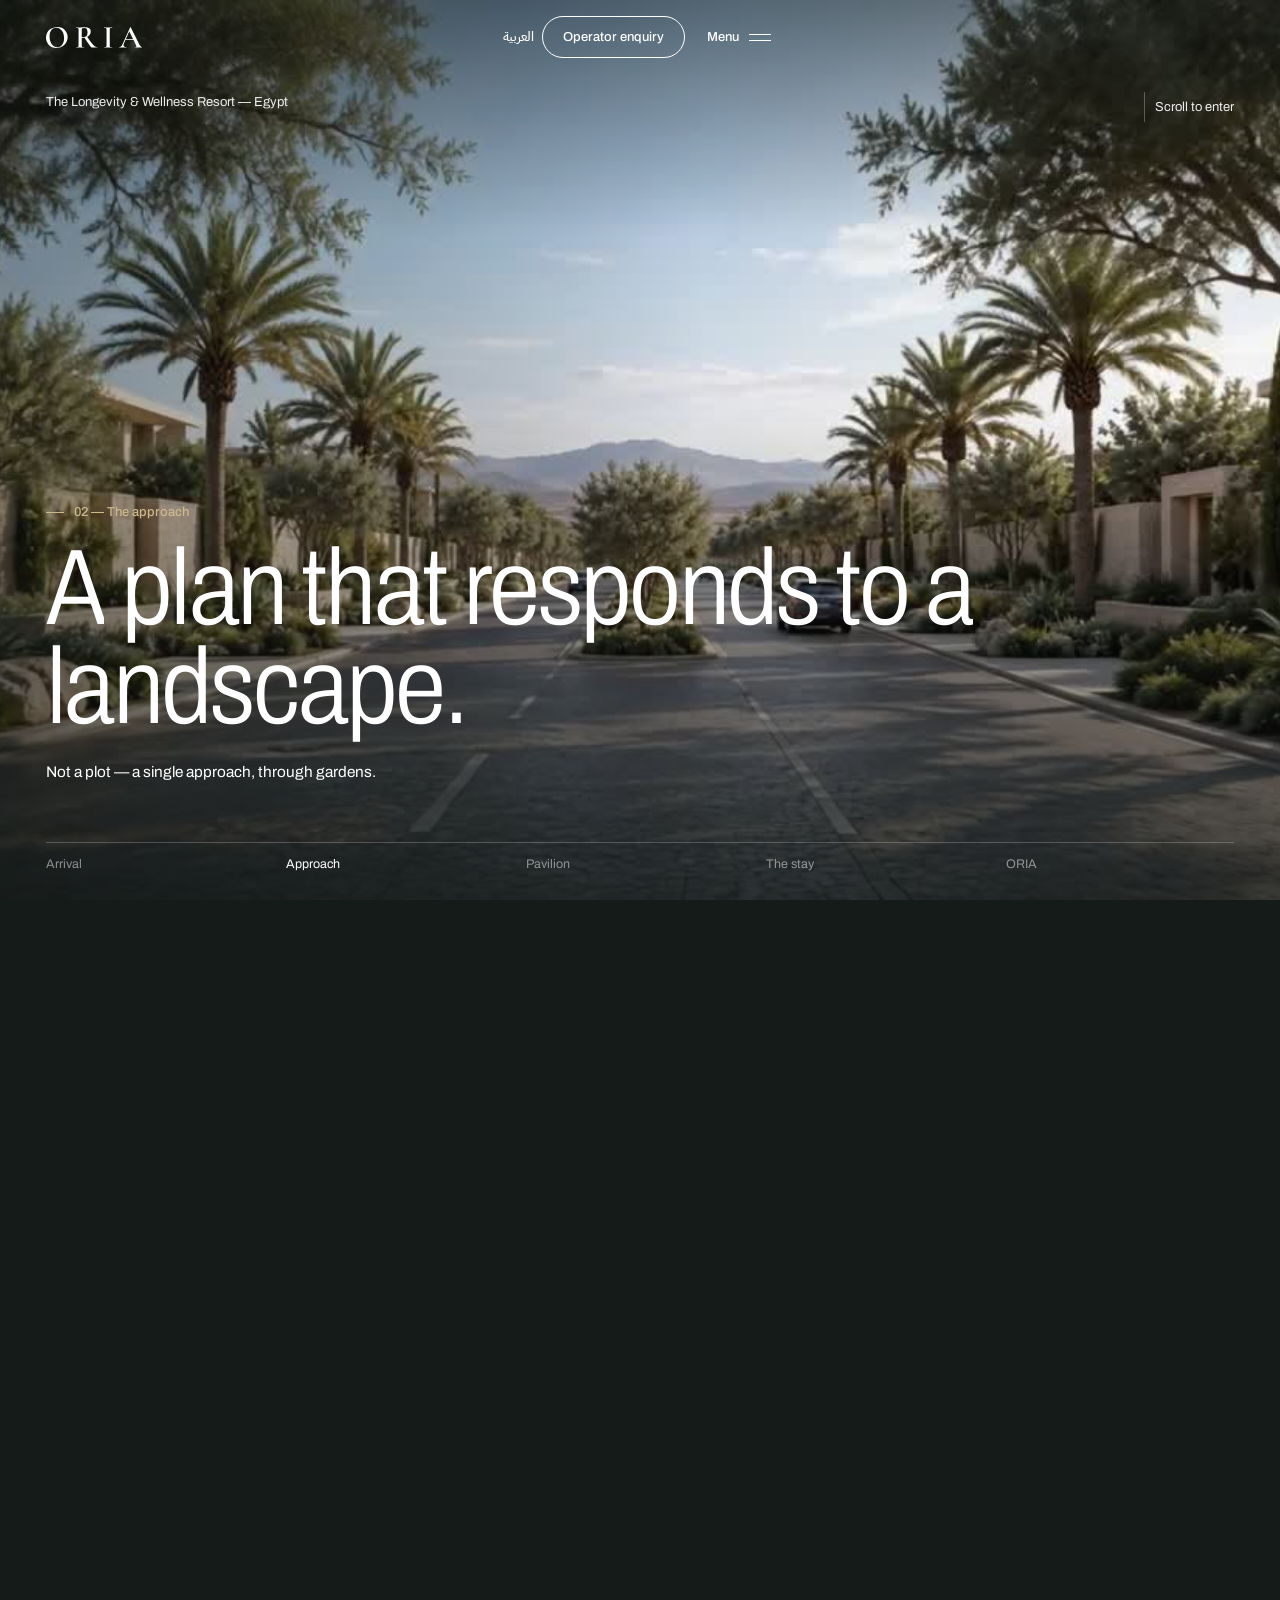
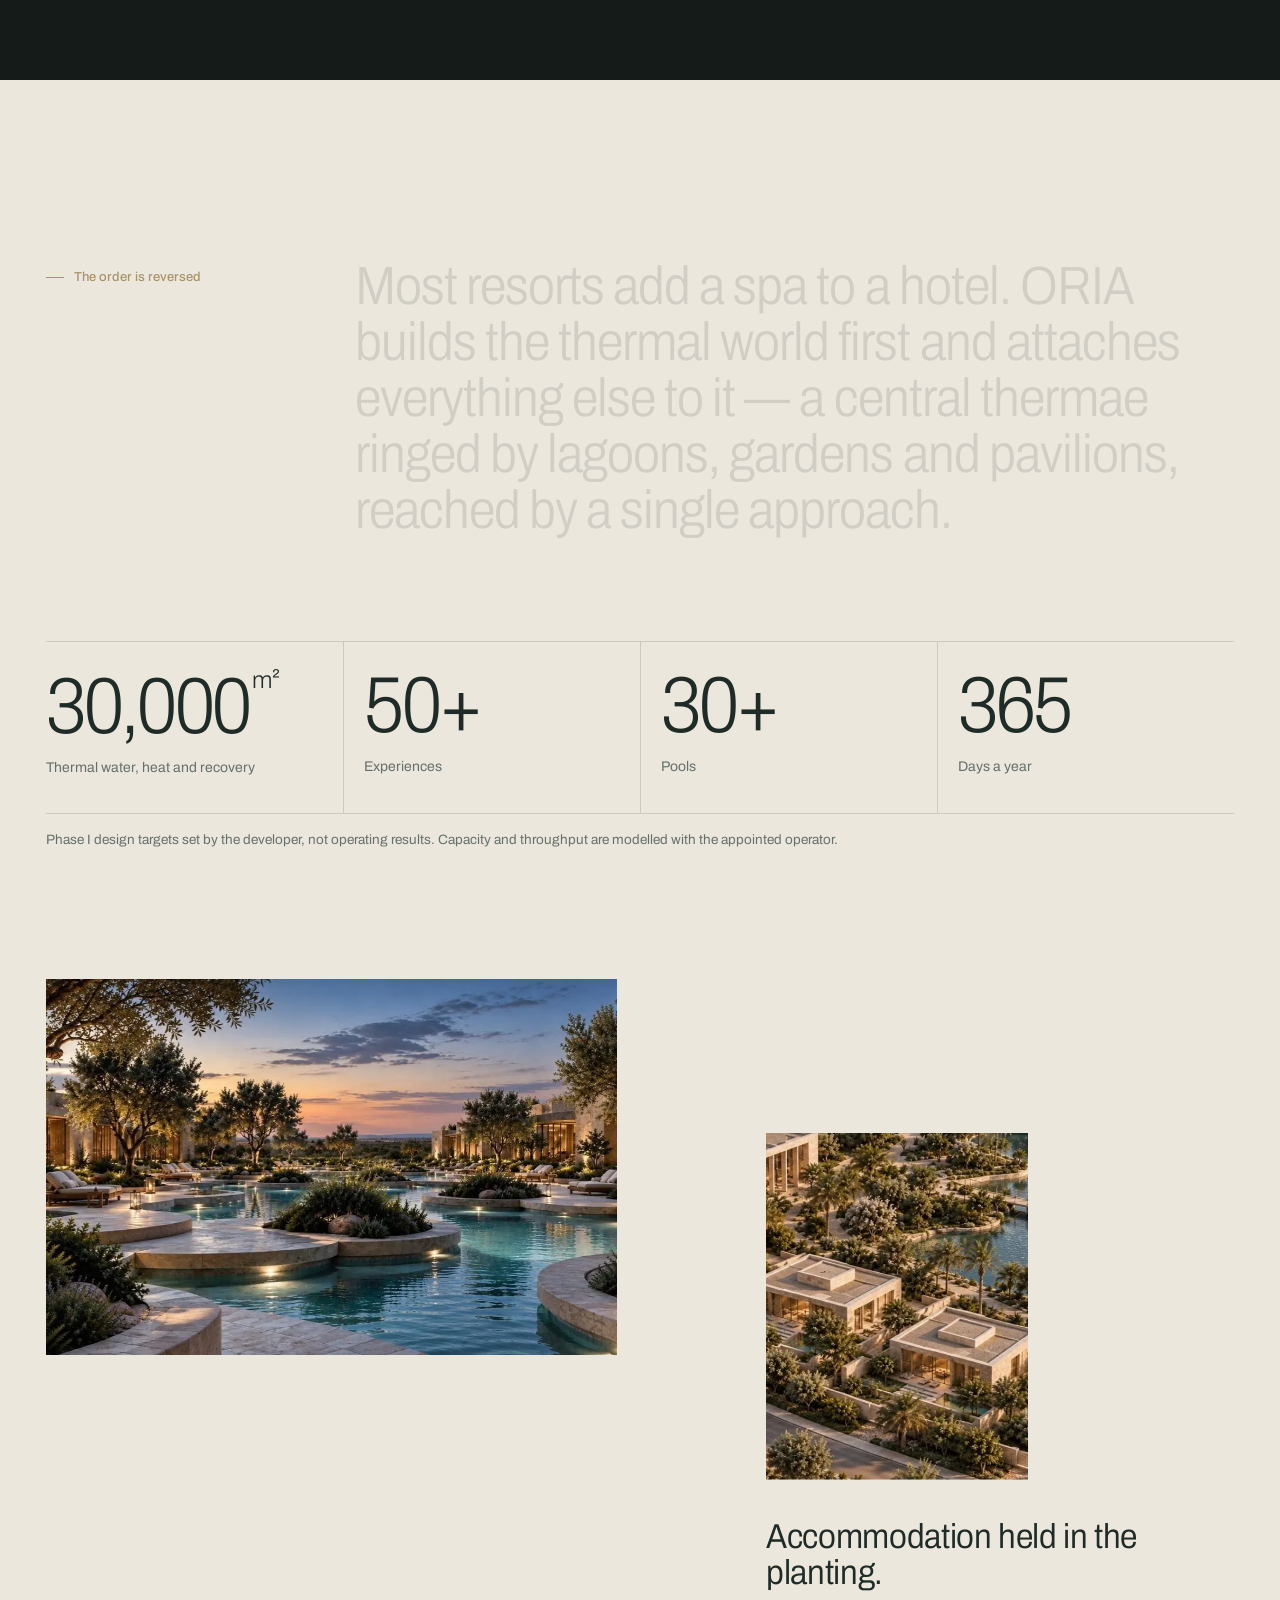
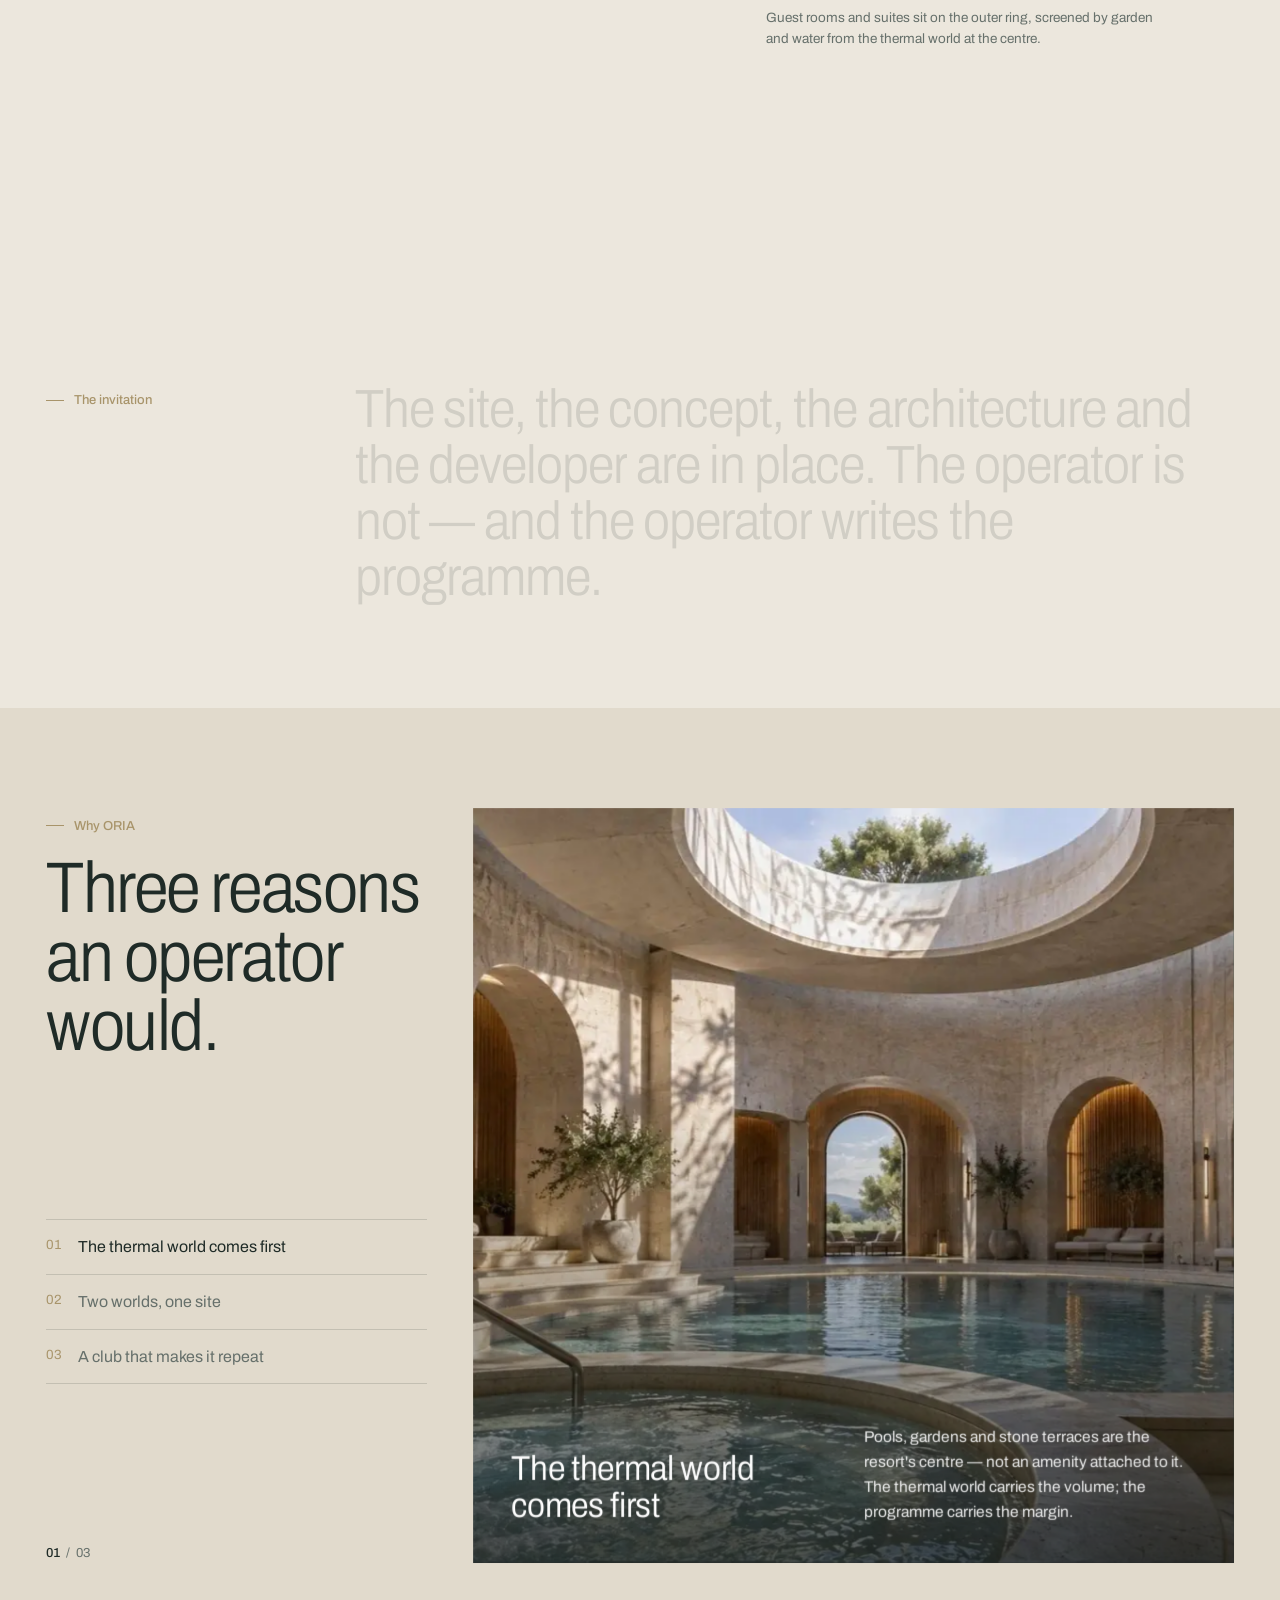
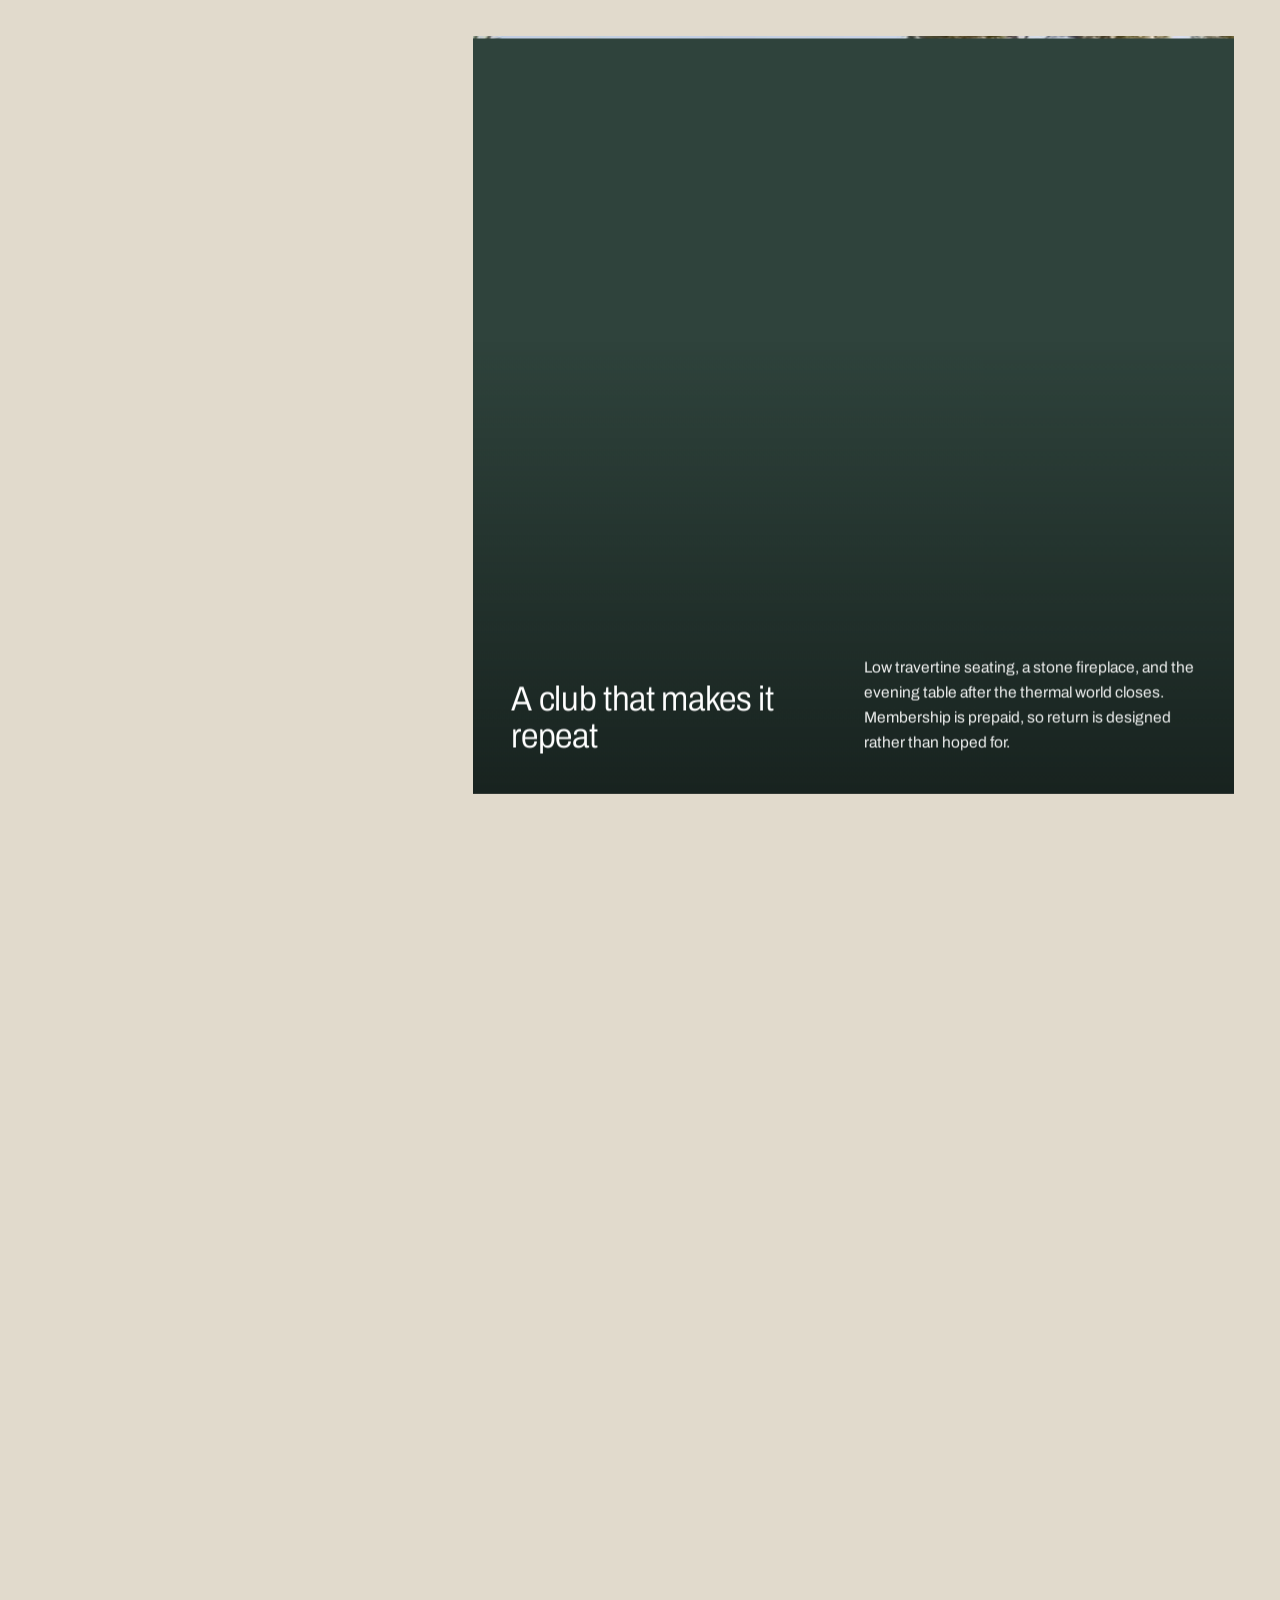
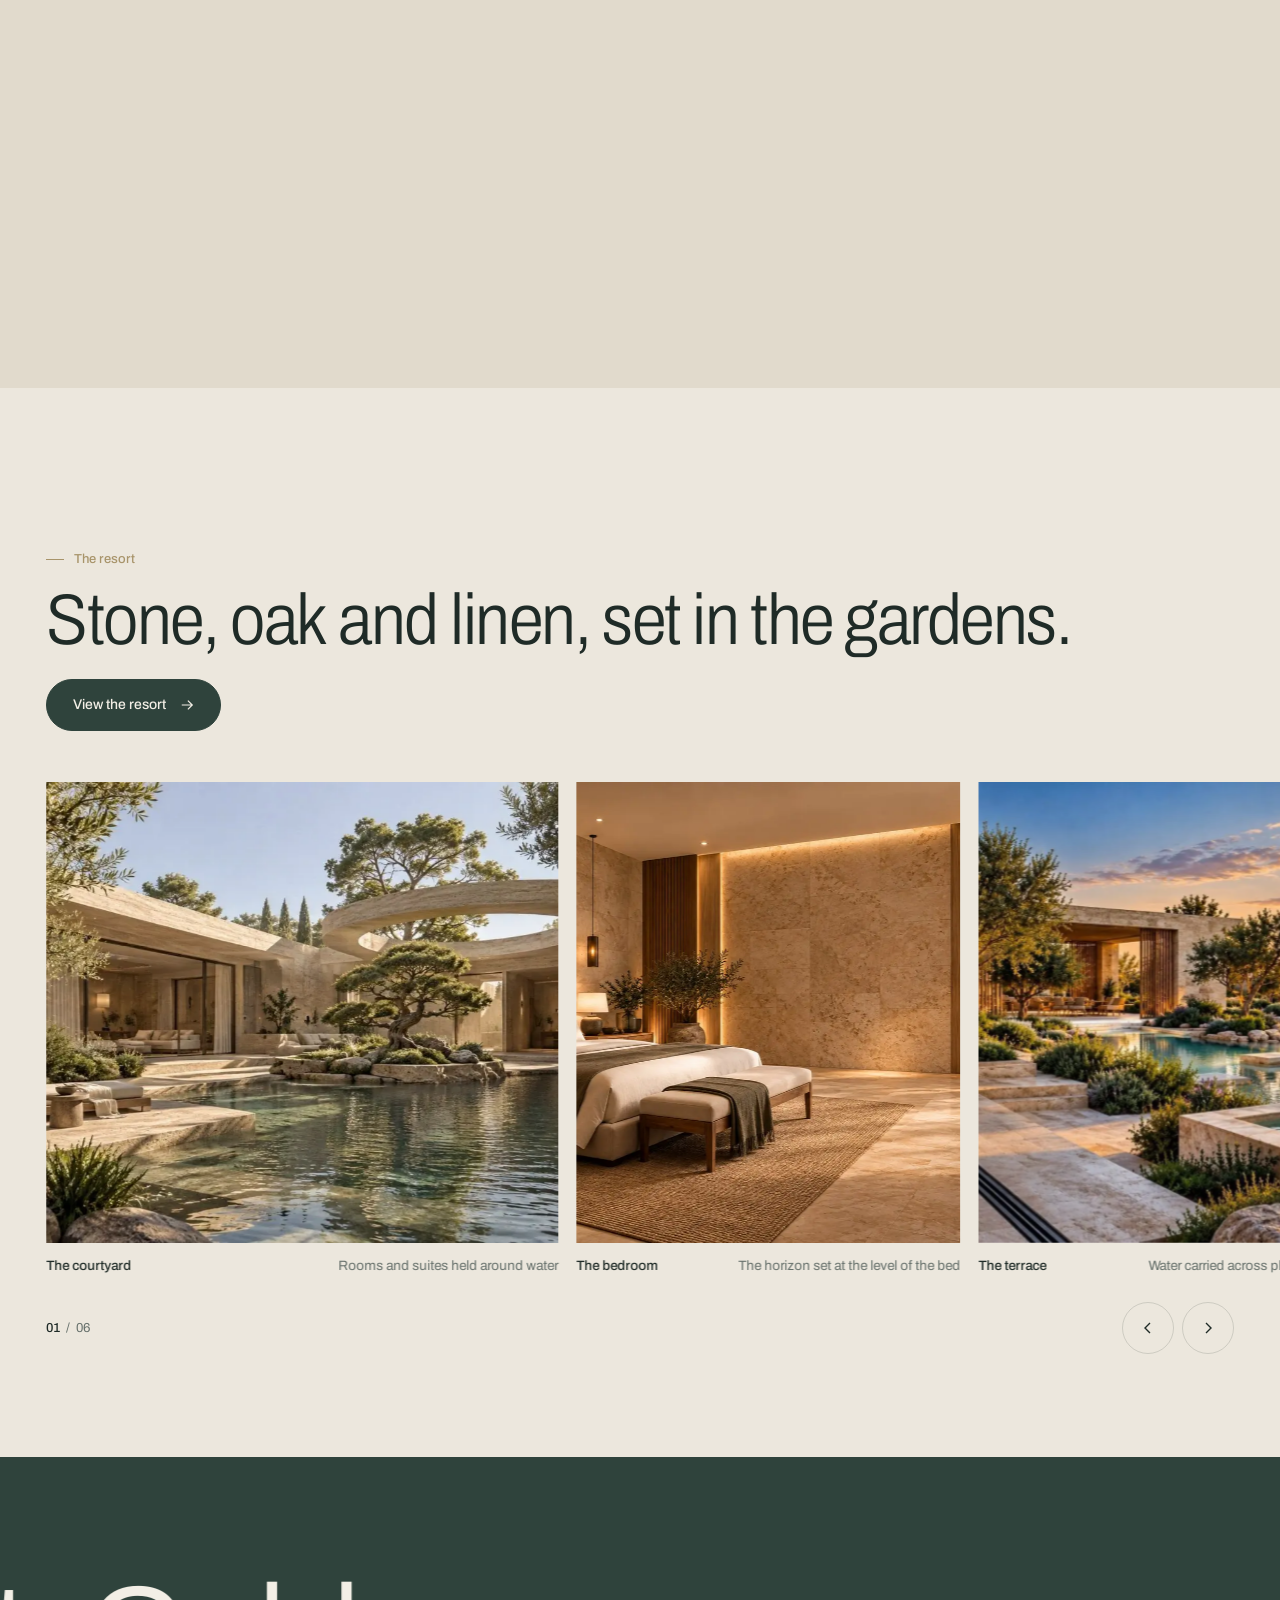
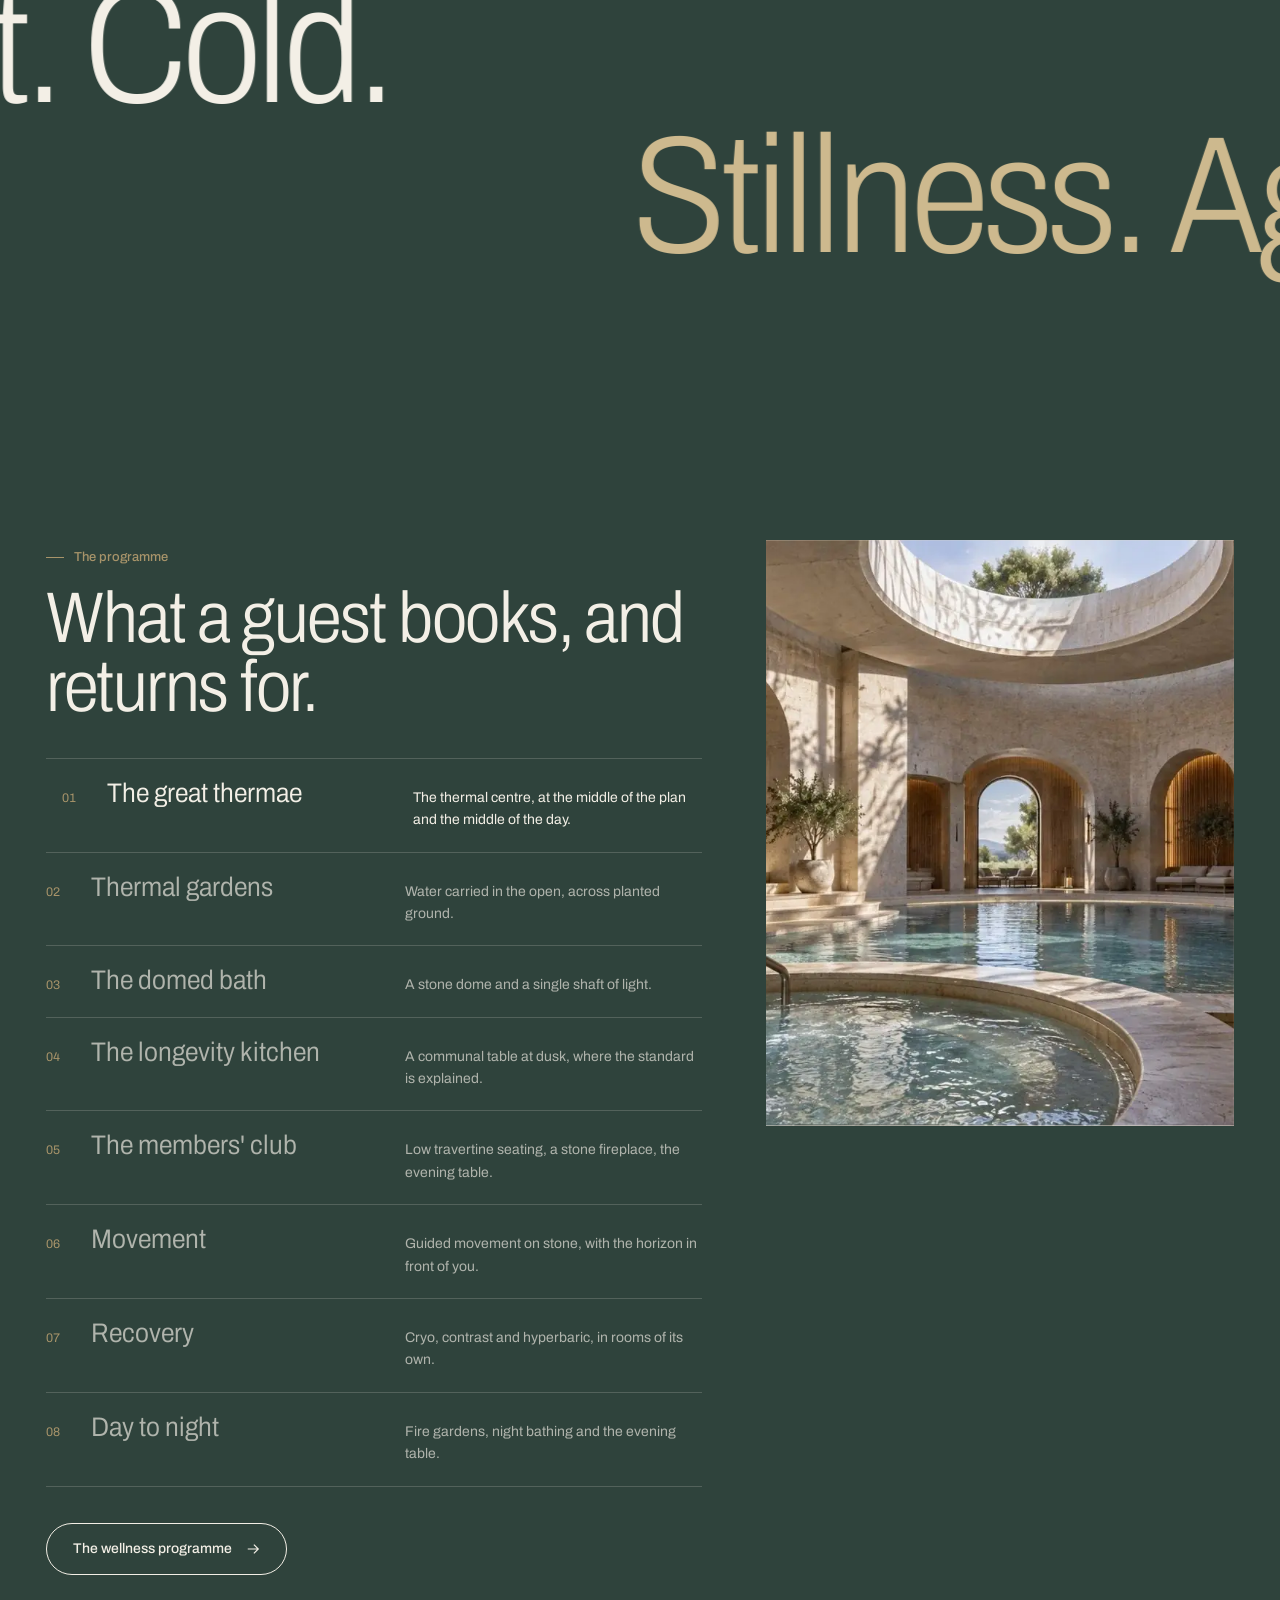
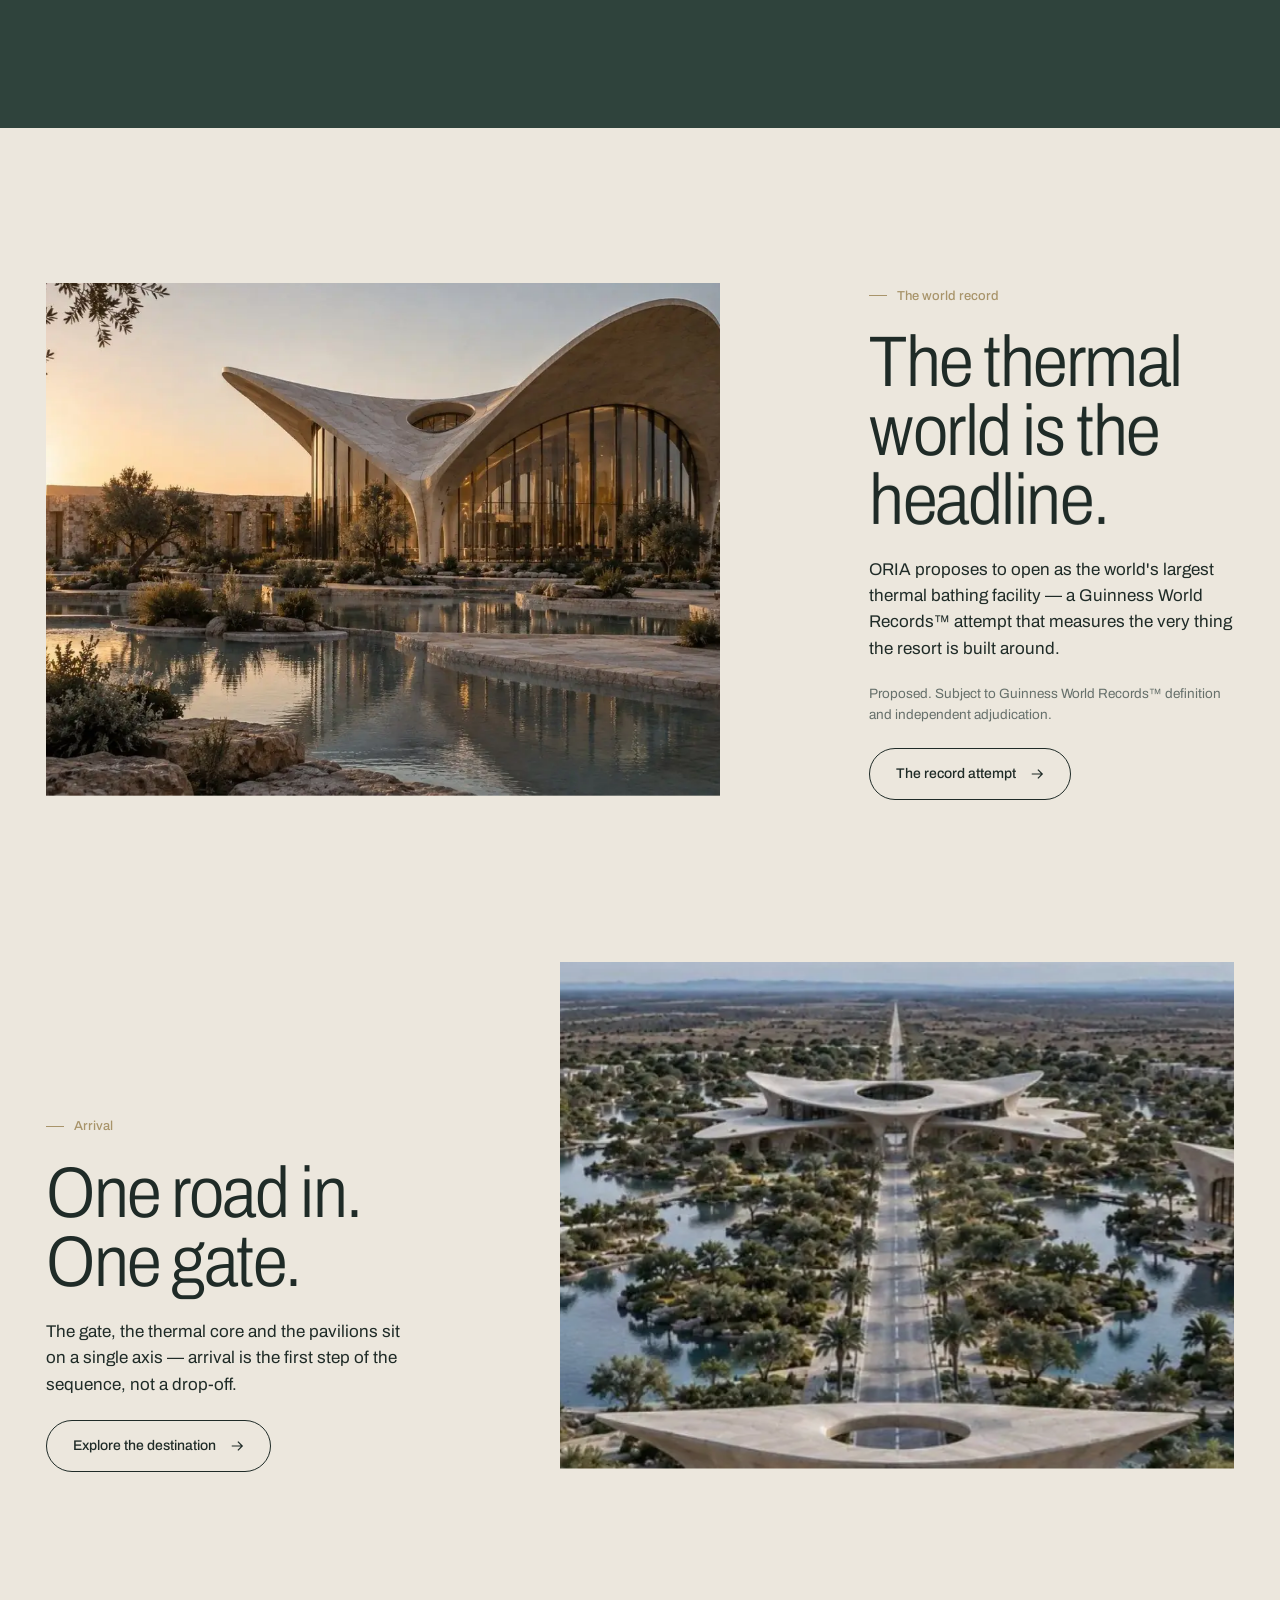
<file: index.html>
<!DOCTYPE html>
<html lang="en">
<head>
<meta charset="utf-8">
<meta name="viewport" content="width=device-width, initial-scale=1, viewport-fit=cover">
<script>(function(){var L="en";try{var q=(location.search.match(/[?&]lang=(ar|en)/)||[])[1];L=q||localStorage.getItem("oria-lang")||"en";if(q)localStorage.setItem("oria-lang",q);}catch(e){}window.ORIA_LANG=L;if(L==="ar"){document.documentElement.lang="ar";document.documentElement.dir="rtl";}})();</script>
<title>ORIA — The Longevity & Wellness Resort</title>
<meta name="description" content="ORIA — a thermal-led Longevity &amp; Wellness Resort in Egypt, developed by El Alfy Holding and seeking a specialist wellness brand or resort operator to run it. Includes a proposed Guinness World Records™ attempt.">
<link rel="preconnect" href="https://fonts.googleapis.com">
<link rel="preconnect" href="https://fonts.gstatic.com" crossorigin>
<link href="https://fonts.googleapis.com/css2?family=Archivo:wdth,wght@62..125,100..900&family=IBM+Plex+Sans+Arabic:wght@200;300;400;500;600&display=swap" rel="stylesheet">
<link rel="stylesheet" href="style.css">
</head>
<body>
<svg width="0" height="0" style="position:absolute" aria-hidden="true"><defs><symbol id="lg-star" viewBox="158 54 1683 1325"><path fill="currentColor" fill-rule="evenodd" d="M1010.0,1348.8C1011.6,1337.1 1013.9,1322.8 1015.1,1317.0C1016.2,1311.2 1018.0,1302.5 1018.9,1297.5C1022.5,1279.6 1029.4,1254.7 1036.1,1235.5C1047.2,1203.8 1051.3,1193.7 1063.5,1168.4C1117.5,1056.7 1205.9,960.7 1319.7,890.3C1323.4,887.9 1330.5,883.5 1335.5,880.3C1354.4,868.4 1411.8,839.1 1449.8,822.0C1481.5,807.8 1540.3,788.2 1584.5,777.1C1606.2,771.6 1639.1,764.5 1649.5,763.0C1653.9,762.4 1660.9,761.0 1665.0,760.0C1669.1,759.0 1675.2,757.9 1678.5,757.5C1681.8,757.2 1690.8,755.8 1698.5,754.5C1706.2,753.2 1719.2,751.4 1727.5,750.6C1735.8,749.8 1745.0,748.6 1748.0,748.0C1751.0,747.4 1762.5,746.3 1773.5,745.5C1822.1,741.9 1834.0,740.4 1835.5,738.0C1836.6,736.2 1828.2,735.2 1800.0,733.5C1784.3,732.6 1771.2,731.6 1770.9,731.5C1770.6,731.3 1760.3,730.2 1748.0,729.0C1735.7,727.8 1723.5,726.5 1720.8,726.0C1718.1,725.4 1709.0,724.1 1700.7,723.1C1692.3,722.0 1682.1,720.4 1678.0,719.5C1673.9,718.6 1667.1,717.5 1663.0,716.9C1658.9,716.4 1650.3,714.8 1644.0,713.5C1637.7,712.1 1626.9,709.9 1620.0,708.5C1599.3,704.2 1580.5,699.6 1559.0,693.5C1485.5,672.6 1454.2,660.9 1392.0,630.8C1304.9,588.6 1214.9,522.3 1165.7,464.0C1158.5,455.5 1149.6,445.1 1146.0,441.0C1112.2,402.3 1071.0,331.4 1053.6,282.0C1051.7,276.8 1049.2,270.0 1048.0,267.0C1042.1,252.5 1030.6,213.9 1026.8,196.0C1026.3,193.5 1024.3,184.3 1022.5,175.5C1016.1,145.2 1011.2,109.4 1009.5,81.0C1008.6,66.6 1006.6,58.1 1004.4,60.2C1003.4,61.2 1001.9,72.1 1001.0,85.3C998.7,116.4 994.5,145.3 987.4,179.0C986.0,185.3 984.4,193.4 983.6,197.0C974.6,241.0 951.3,305.0 930.1,343.8C911.1,378.4 881.6,421.5 858.0,449.0C837.0,473.4 793.0,517.5 780.7,526.3C777.5,528.6 768.5,535.2 760.7,541.0C730.5,563.4 700.7,583.7 679.5,596.4C647.5,615.5 624.8,627.6 600.0,638.8C568.9,652.9 545.3,662.7 523.5,670.5C518.0,672.5 509.9,675.4 505.5,677.0C475.2,687.9 416.3,703.8 386.5,709.1C380.4,710.1 371.2,711.9 366.0,713.1C323.7,722.2 248.2,731.4 198.5,733.5C185.3,734.1 171.8,735.5 167.6,736.7C161.5,738.5 178.2,741.3 204.0,743.0C239.4,745.2 250.8,746.1 264.5,748.1C272.2,749.2 282.6,750.5 287.5,751.1C303.7,753.0 337.9,758.3 364.0,763.0C381.2,766.1 435.3,779.3 464.0,787.4C488.2,794.2 527.7,808.6 555.5,820.7C563.8,824.3 573.4,828.5 577.0,830.0C584.2,833.0 638.6,860.3 646.5,864.8C649.2,866.4 655.1,869.7 659.5,872.2C686.2,887.0 746.6,928.3 769.5,947.4C804.9,976.9 843.5,1015.7 871.4,1050.0C915.9,1104.6 958.2,1180.5 974.3,1234.5C983.0,1263.7 988.6,1284.7 990.4,1295.0C991.3,1299.7 993.1,1308.9 994.4,1315.5C995.8,1322.1 997.8,1334.5 999.0,1343.0C1002.3,1368.0 1004.1,1375.3 1006.1,1371.7C1006.6,1370.9 1008.4,1360.6 1010.0,1348.8ZM989.0,1020.0C981.0,1019.6 970.9,1018.7 966.5,1018.2C962.1,1017.6 954.7,1016.6 950.0,1016.0C939.8,1014.6 912.9,1008.7 907.4,1006.6C905.3,1005.8 901.5,1004.6 899.0,1004.0C894.9,1002.9 883.8,998.8 871.5,993.8C814.2,970.4 762.2,924.6 733.0,872.0C718.4,845.8 706.3,808.5 701.9,776.5C700.4,765.9 700.4,722.1 701.8,709.2C705.1,680.3 716.9,641.0 729.7,616.5C749.7,578.3 786.6,537.2 821.0,514.8C853.8,493.5 896.3,474.8 924.0,469.5C927.6,468.8 935.0,467.3 940.5,466.2C981.7,457.5 1038.2,458.1 1077.0,467.6C1111.1,475.9 1140.1,486.8 1166.5,501.3C1209.5,524.8 1244.1,559.2 1271.4,605.5C1278.6,617.6 1293.7,651.7 1295.9,660.8C1296.4,662.8 1297.8,668.1 1298.9,672.5C1301.7,682.9 1304.6,703.4 1306.1,724.1C1309.7,773.2 1298.7,826.0 1275.8,869.0C1238.2,939.6 1182.1,984.1 1100.5,1007.9C1079.1,1014.1 1024.9,1021.6 1007.0,1020.8C1005.1,1020.8 997.0,1020.4 989.0,1020.0Z"/></symbol><symbol id="lg-letters" viewBox="47 1411 1949 345"><path fill="currentColor" fill-rule="evenodd" d="M277.7,1750.6C283.6,1749.8 291.6,1748.8 295.5,1748.5C299.4,1748.1 304.3,1747.2 306.5,1746.4C308.7,1745.7 313.4,1744.4 317.0,1743.6C369.1,1731.4 415.7,1695.3 437.5,1650.5C450.9,1623.0 454.3,1601.7 451.0,1566.5C448.8,1543.0 435.0,1513.6 416.1,1492.2C384.8,1456.7 344.2,1435.3 292.9,1427.4C212.4,1415.0 138.0,1441.0 92.3,1497.5C57.1,1541.0 50.7,1606.8 76.8,1655.3C105.4,1708.3 159.9,1742.7 226.6,1749.5C234.8,1750.4 241.9,1751.2 242.5,1751.5C245.0,1752.4 268.0,1751.9 277.7,1750.6ZM748.1,1743.1L750.5,1741.2L750.8,1596.3C751.0,1461.7 751.1,1451.4 752.7,1450.2C755.3,1448.3 848.3,1448.5 860.6,1450.5C873.0,1452.5 886.5,1456.2 892.5,1459.3C915.9,1471.1 927.9,1492.1 926.7,1519.0C925.4,1551.1 907.3,1572.2 873.7,1581.0C863.7,1583.6 859.8,1584.1 840.4,1584.9C828.4,1585.4 817.1,1585.6 815.5,1585.3C811.9,1584.8 807.2,1586.4 806.4,1588.5C805.2,1591.5 807.2,1594.7 816.6,1605.0C828.2,1617.7 851.9,1645.0 865.5,1661.5C870.9,1668.1 882.2,1681.3 890.5,1690.9C912.6,1716.5 923.5,1729.4 928.6,1736.1C935.5,1745.1 935.0,1745.0 963.8,1745.0C987.1,1745.0 988.8,1744.9 990.4,1743.1C993.0,1740.2 991.7,1737.5 984.1,1729.5C980.4,1725.7 974.0,1718.5 969.9,1713.5C965.9,1708.5 958.7,1700.2 953.9,1695.0C949.2,1689.8 934.2,1672.5 920.5,1656.5C888.0,1618.4 879.8,1609.1 876.1,1605.6C874.4,1603.9 873.0,1601.8 873.0,1600.8C873.0,1598.8 872.2,1599.0 892.3,1595.5C939.4,1587.4 967.9,1564.7 975.0,1529.9C983.6,1487.9 958.6,1453.2 909.5,1439.0C885.0,1432.0 870.1,1431.0 782.2,1431.0C705.3,1431.0 705.4,1431.0 703.6,1435.7C703.2,1436.6 702.9,1505.4 702.9,1588.5L703.0,1739.5L706.0,1742.2L709.0,1745.0L727.4,1745.0C744.0,1745.0 746.0,1744.8 748.1,1743.1ZM1297.1,1743.6C1301.1,1741.9 1301.1,1742.7 1301.7,1589.6C1302.4,1432.6 1302.4,1435.5 1297.7,1433.2C1295.5,1432.1 1280.8,1431.4 1266.7,1431.8C1259.9,1432.0 1258.6,1432.3 1256.5,1434.5L1254.0,1436.9L1254.0,1588.0C1254.0,1693.0 1254.3,1739.7 1255.1,1741.1C1255.7,1742.2 1257.0,1743.4 1258.2,1743.9C1260.6,1744.8 1294.9,1744.5 1297.1,1743.6ZM1989.6,1742.8C1992.1,1740.3 1991.0,1737.8 1981.0,1724.0C1976.0,1717.1 1968.9,1707.2 1965.1,1702.0C1961.4,1696.8 1954.6,1687.3 1950.0,1681.0C1945.4,1674.7 1936.2,1661.6 1929.5,1652.0C1909.2,1622.6 1896.2,1604.3 1882.0,1585.0C1874.5,1574.8 1866.3,1563.6 1863.8,1560.0C1853.9,1545.8 1837.1,1521.6 1829.0,1509.9C1824.3,1503.2 1817.1,1493.1 1813.0,1487.6C1808.9,1482.0 1799.4,1469.0 1792.0,1458.6C1767.7,1424.4 1769.0,1424.6 1748.5,1453.0C1737.1,1468.8 1737.4,1468.3 1710.9,1504.0C1699.6,1519.1 1688.7,1534.0 1686.5,1537.0C1684.3,1540.0 1672.7,1555.8 1660.5,1572.0C1648.4,1588.3 1636.8,1604.0 1634.8,1607.0C1632.8,1610.0 1626.2,1618.6 1620.3,1626.0C1614.4,1633.5 1606.7,1643.6 1603.3,1648.5C1589.0,1669.0 1565.0,1701.6 1544.1,1728.9C1536.1,1739.3 1536.1,1739.1 1539.0,1742.0C1541.7,1744.7 1557.3,1744.9 1560.7,1742.2C1561.9,1741.3 1568.0,1733.5 1574.2,1725.0C1580.4,1716.5 1588.4,1705.5 1592.0,1700.6C1595.6,1695.7 1603.7,1684.9 1610.0,1676.6C1616.3,1668.3 1624.4,1657.5 1628.0,1652.5C1631.5,1647.5 1639.8,1636.1 1646.5,1627.0C1660.0,1608.8 1678.5,1583.3 1687.0,1571.5C1690.0,1567.3 1699.9,1553.8 1709.0,1541.6C1718.1,1529.4 1729.8,1513.6 1735.1,1506.4C1745.9,1492.0 1747.1,1490.7 1749.4,1491.6C1751.0,1492.2 1759.7,1503.9 1772.5,1522.5C1776.3,1528.0 1783.8,1538.4 1789.1,1545.6C1794.4,1552.8 1803.6,1565.8 1809.6,1574.6C1815.5,1583.3 1824.9,1596.8 1830.5,1604.5C1836.0,1612.2 1846.2,1626.6 1853.0,1636.5C1859.8,1646.4 1868.3,1658.5 1871.9,1663.5C1875.5,1668.5 1881.4,1676.8 1885.0,1682.0C1910.2,1718.1 1927.3,1741.2 1930.5,1743.2C1934.8,1745.8 1986.9,1745.5 1989.6,1742.8ZM230.0,1733.0C228.1,1732.6 221.4,1731.1 215.2,1729.6C177.5,1721.0 139.6,1690.5 122.0,1654.5C106.4,1622.7 102.8,1575.2 113.3,1541.5C126.4,1499.7 154.6,1468.9 194.6,1452.7C199.7,1450.7 204.2,1449.0 204.8,1449.0C205.3,1449.0 208.6,1448.1 212.1,1446.9C227.0,1442.2 264.5,1440.0 282.5,1442.9C304.6,1446.5 329.7,1457.0 347.5,1470.2C392.7,1503.7 412.0,1556.2 401.6,1617.5C396.2,1649.2 384.6,1671.4 362.3,1693.1C341.4,1713.4 320.7,1724.5 292.5,1730.6C281.8,1733.0 278.0,1733.3 257.0,1733.6C244.1,1733.7 231.9,1733.5 230.0,1733.0Z"/></symbol><symbol id="lg-full" viewBox="47 54 1949 1702"><path fill="currentColor" fill-rule="evenodd" d="M277.7,1750.6C283.6,1749.8 291.6,1748.8 295.5,1748.5C299.4,1748.1 304.3,1747.2 306.5,1746.4C308.7,1745.7 313.4,1744.4 317.0,1743.6C369.1,1731.4 415.7,1695.3 437.5,1650.5C450.9,1623.0 454.3,1601.7 451.0,1566.5C448.8,1543.0 435.0,1513.6 416.1,1492.2C384.8,1456.7 344.2,1435.3 292.9,1427.4C212.4,1415.0 138.0,1441.0 92.3,1497.5C57.1,1541.0 50.7,1606.8 76.8,1655.3C105.4,1708.3 159.9,1742.7 226.6,1749.5C234.8,1750.4 241.9,1751.2 242.5,1751.5C245.0,1752.4 268.0,1751.9 277.7,1750.6ZM748.1,1743.1L750.5,1741.2L750.8,1596.3C751.0,1461.7 751.1,1451.4 752.7,1450.2C755.3,1448.3 848.3,1448.5 860.6,1450.5C873.0,1452.5 886.5,1456.2 892.5,1459.3C915.9,1471.1 927.9,1492.1 926.7,1519.0C925.4,1551.1 907.3,1572.2 873.7,1581.0C863.7,1583.6 859.8,1584.1 840.4,1584.9C828.4,1585.4 817.1,1585.6 815.5,1585.3C811.9,1584.8 807.2,1586.4 806.4,1588.5C805.2,1591.5 807.2,1594.7 816.6,1605.0C828.2,1617.7 851.9,1645.0 865.5,1661.5C870.9,1668.1 882.2,1681.3 890.5,1690.9C912.6,1716.5 923.5,1729.4 928.6,1736.1C935.5,1745.1 935.0,1745.0 963.8,1745.0C987.1,1745.0 988.8,1744.9 990.4,1743.1C993.0,1740.2 991.7,1737.5 984.1,1729.5C980.4,1725.7 974.0,1718.5 969.9,1713.5C965.9,1708.5 958.7,1700.2 953.9,1695.0C949.2,1689.8 934.2,1672.5 920.5,1656.5C888.0,1618.4 879.8,1609.1 876.1,1605.6C874.4,1603.9 873.0,1601.8 873.0,1600.8C873.0,1598.8 872.2,1599.0 892.3,1595.5C939.4,1587.4 967.9,1564.7 975.0,1529.9C983.6,1487.9 958.6,1453.2 909.5,1439.0C885.0,1432.0 870.1,1431.0 782.2,1431.0C705.3,1431.0 705.4,1431.0 703.6,1435.7C703.2,1436.6 702.9,1505.4 702.9,1588.5L703.0,1739.5L706.0,1742.2L709.0,1745.0L727.4,1745.0C744.0,1745.0 746.0,1744.8 748.1,1743.1ZM1297.1,1743.6C1301.1,1741.9 1301.1,1742.7 1301.7,1589.6C1302.4,1432.6 1302.4,1435.5 1297.7,1433.2C1295.5,1432.1 1280.8,1431.4 1266.7,1431.8C1259.9,1432.0 1258.6,1432.3 1256.5,1434.5L1254.0,1436.9L1254.0,1588.0C1254.0,1693.0 1254.3,1739.7 1255.1,1741.1C1255.7,1742.2 1257.0,1743.4 1258.2,1743.9C1260.6,1744.8 1294.9,1744.5 1297.1,1743.6ZM1989.6,1742.8C1992.1,1740.3 1991.0,1737.8 1981.0,1724.0C1976.0,1717.1 1968.9,1707.2 1965.1,1702.0C1961.4,1696.8 1954.6,1687.3 1950.0,1681.0C1945.4,1674.7 1936.2,1661.6 1929.5,1652.0C1909.2,1622.6 1896.2,1604.3 1882.0,1585.0C1874.5,1574.8 1866.3,1563.6 1863.8,1560.0C1853.9,1545.8 1837.1,1521.6 1829.0,1509.9C1824.3,1503.2 1817.1,1493.1 1813.0,1487.6C1808.9,1482.0 1799.4,1469.0 1792.0,1458.6C1767.7,1424.4 1769.0,1424.6 1748.5,1453.0C1737.1,1468.8 1737.4,1468.3 1710.9,1504.0C1699.6,1519.1 1688.7,1534.0 1686.5,1537.0C1684.3,1540.0 1672.7,1555.8 1660.5,1572.0C1648.4,1588.3 1636.8,1604.0 1634.8,1607.0C1632.8,1610.0 1626.2,1618.6 1620.3,1626.0C1614.4,1633.5 1606.7,1643.6 1603.3,1648.5C1589.0,1669.0 1565.0,1701.6 1544.1,1728.9C1536.1,1739.3 1536.1,1739.1 1539.0,1742.0C1541.7,1744.7 1557.3,1744.9 1560.7,1742.2C1561.9,1741.3 1568.0,1733.5 1574.2,1725.0C1580.4,1716.5 1588.4,1705.5 1592.0,1700.6C1595.6,1695.7 1603.7,1684.9 1610.0,1676.6C1616.3,1668.3 1624.4,1657.5 1628.0,1652.5C1631.5,1647.5 1639.8,1636.1 1646.5,1627.0C1660.0,1608.8 1678.5,1583.3 1687.0,1571.5C1690.0,1567.3 1699.9,1553.8 1709.0,1541.6C1718.1,1529.4 1729.8,1513.6 1735.1,1506.4C1745.9,1492.0 1747.1,1490.7 1749.4,1491.6C1751.0,1492.2 1759.7,1503.9 1772.5,1522.5C1776.3,1528.0 1783.8,1538.4 1789.1,1545.6C1794.4,1552.8 1803.6,1565.8 1809.6,1574.6C1815.5,1583.3 1824.9,1596.8 1830.5,1604.5C1836.0,1612.2 1846.2,1626.6 1853.0,1636.5C1859.8,1646.4 1868.3,1658.5 1871.9,1663.5C1875.5,1668.5 1881.4,1676.8 1885.0,1682.0C1910.2,1718.1 1927.3,1741.2 1930.5,1743.2C1934.8,1745.8 1986.9,1745.5 1989.6,1742.8ZM230.0,1733.0C228.1,1732.6 221.4,1731.1 215.2,1729.6C177.5,1721.0 139.6,1690.5 122.0,1654.5C106.4,1622.7 102.8,1575.2 113.3,1541.5C126.4,1499.7 154.6,1468.9 194.6,1452.7C199.7,1450.7 204.2,1449.0 204.8,1449.0C205.3,1449.0 208.6,1448.1 212.1,1446.9C227.0,1442.2 264.5,1440.0 282.5,1442.9C304.6,1446.5 329.7,1457.0 347.5,1470.2C392.7,1503.7 412.0,1556.2 401.6,1617.5C396.2,1649.2 384.6,1671.4 362.3,1693.1C341.4,1713.4 320.7,1724.5 292.5,1730.6C281.8,1733.0 278.0,1733.3 257.0,1733.6C244.1,1733.7 231.9,1733.5 230.0,1733.0ZM1010.0,1348.8C1011.6,1337.1 1013.9,1322.8 1015.1,1317.0C1016.2,1311.2 1018.0,1302.5 1018.9,1297.5C1022.5,1279.6 1029.4,1254.7 1036.1,1235.5C1047.2,1203.8 1051.3,1193.7 1063.5,1168.4C1117.5,1056.7 1205.9,960.7 1319.7,890.3C1323.4,887.9 1330.5,883.5 1335.5,880.3C1354.4,868.4 1411.8,839.1 1449.8,822.0C1481.5,807.8 1540.3,788.2 1584.5,777.1C1606.2,771.6 1639.1,764.5 1649.5,763.0C1653.9,762.4 1660.9,761.0 1665.0,760.0C1669.1,759.0 1675.2,757.9 1678.5,757.5C1681.8,757.2 1690.8,755.8 1698.5,754.5C1706.2,753.2 1719.2,751.4 1727.5,750.6C1735.8,749.8 1745.0,748.6 1748.0,748.0C1751.0,747.4 1762.5,746.3 1773.5,745.5C1822.1,741.9 1834.0,740.4 1835.5,738.0C1836.6,736.2 1828.2,735.2 1800.0,733.5C1784.3,732.6 1771.2,731.6 1770.9,731.5C1770.6,731.3 1760.3,730.2 1748.0,729.0C1735.7,727.8 1723.5,726.5 1720.8,726.0C1718.1,725.4 1709.0,724.1 1700.7,723.1C1692.3,722.0 1682.1,720.4 1678.0,719.5C1673.9,718.6 1667.1,717.5 1663.0,716.9C1658.9,716.4 1650.3,714.8 1644.0,713.5C1637.7,712.1 1626.9,709.9 1620.0,708.5C1599.3,704.2 1580.5,699.6 1559.0,693.5C1485.5,672.6 1454.2,660.9 1392.0,630.8C1304.9,588.6 1214.9,522.3 1165.7,464.0C1158.5,455.5 1149.6,445.1 1146.0,441.0C1112.2,402.3 1071.0,331.4 1053.6,282.0C1051.7,276.8 1049.2,270.0 1048.0,267.0C1042.1,252.5 1030.6,213.9 1026.8,196.0C1026.3,193.5 1024.3,184.3 1022.5,175.5C1016.1,145.2 1011.2,109.4 1009.5,81.0C1008.6,66.6 1006.6,58.1 1004.4,60.2C1003.4,61.2 1001.9,72.1 1001.0,85.3C998.7,116.4 994.5,145.3 987.4,179.0C986.0,185.3 984.4,193.4 983.6,197.0C974.6,241.0 951.3,305.0 930.1,343.8C911.1,378.4 881.6,421.5 858.0,449.0C837.0,473.4 793.0,517.5 780.7,526.3C777.5,528.6 768.5,535.2 760.7,541.0C730.5,563.4 700.7,583.7 679.5,596.4C647.5,615.5 624.8,627.6 600.0,638.8C568.9,652.9 545.3,662.7 523.5,670.5C518.0,672.5 509.9,675.4 505.5,677.0C475.2,687.9 416.3,703.8 386.5,709.1C380.4,710.1 371.2,711.9 366.0,713.1C323.7,722.2 248.2,731.4 198.5,733.5C185.3,734.1 171.8,735.5 167.6,736.7C161.5,738.5 178.2,741.3 204.0,743.0C239.4,745.2 250.8,746.1 264.5,748.1C272.2,749.2 282.6,750.5 287.5,751.1C303.7,753.0 337.9,758.3 364.0,763.0C381.2,766.1 435.3,779.3 464.0,787.4C488.2,794.2 527.7,808.6 555.5,820.7C563.8,824.3 573.4,828.5 577.0,830.0C584.2,833.0 638.6,860.3 646.5,864.8C649.2,866.4 655.1,869.7 659.5,872.2C686.2,887.0 746.6,928.3 769.5,947.4C804.9,976.9 843.5,1015.7 871.4,1050.0C915.9,1104.6 958.2,1180.5 974.3,1234.5C983.0,1263.7 988.6,1284.7 990.4,1295.0C991.3,1299.7 993.1,1308.9 994.4,1315.5C995.8,1322.1 997.8,1334.5 999.0,1343.0C1002.3,1368.0 1004.1,1375.3 1006.1,1371.7C1006.6,1370.9 1008.4,1360.6 1010.0,1348.8ZM989.0,1020.0C981.0,1019.6 970.9,1018.7 966.5,1018.2C962.1,1017.6 954.7,1016.6 950.0,1016.0C939.8,1014.6 912.9,1008.7 907.4,1006.6C905.3,1005.8 901.5,1004.6 899.0,1004.0C894.9,1002.9 883.8,998.8 871.5,993.8C814.2,970.4 762.2,924.6 733.0,872.0C718.4,845.8 706.3,808.5 701.9,776.5C700.4,765.9 700.4,722.1 701.8,709.2C705.1,680.3 716.9,641.0 729.7,616.5C749.7,578.3 786.6,537.2 821.0,514.8C853.8,493.5 896.3,474.8 924.0,469.5C927.6,468.8 935.0,467.3 940.5,466.2C981.7,457.5 1038.2,458.1 1077.0,467.6C1111.1,475.9 1140.1,486.8 1166.5,501.3C1209.5,524.8 1244.1,559.2 1271.4,605.5C1278.6,617.6 1293.7,651.7 1295.9,660.8C1296.4,662.8 1297.8,668.1 1298.9,672.5C1301.7,682.9 1304.6,703.4 1306.1,724.1C1309.7,773.2 1298.7,826.0 1275.8,869.0C1238.2,939.6 1182.1,984.1 1100.5,1007.9C1079.1,1014.1 1024.9,1021.6 1007.0,1020.8C1005.1,1020.8 997.0,1020.4 989.0,1020.0Z"/></symbol>
<g>
<g id="eag-0-0">
<path d="M 81.671875 -18.453125 L 28.59375 -18.453125 L 28.59375 -41.4375 L 79.40625 -41.4375 L 79.40625 -59.4375 L 28.59375 -59.4375 L 28.59375 -81.0625 L 80.921875 -81.0625 L 80.921875 -99.515625 L 8.625 -99.515625 L 8.625 0 L 81.671875 0 Z M 81.671875 -18.453125 "/>
</g>
<g id="eag-0-1">
<path d="M 77.890625 -18.75 L 28.59375 -18.75 L 28.59375 -99.515625 L 8.625 -99.515625 L 8.625 0 L 77.890625 0 Z M 77.890625 -18.75 "/>
</g>
<g id="eag-0-2">
</g>
<g id="eag-0-3">
<path d="M 0.609375 0 L 22.390625 0 L 29.640625 -18.609375 L 71.390625 -18.609375 L 78.65625 0 L 100.4375 0 L 61.859375 -99.515625 L 39.171875 -99.515625 Z M 50.359375 -75.78125 L 50.671875 -75.78125 L 65.03125 -35.546875 L 36.15625 -35.546875 Z M 50.359375 -75.78125 "/>
</g>
<g id="eag-0-4">
<path d="M 28.59375 -41.4375 L 77.890625 -41.4375 L 77.890625 -59.4375 L 28.59375 -59.4375 L 28.59375 -81.0625 L 79.25 -81.0625 L 79.25 -99.515625 L 8.625 -99.515625 L 8.625 0 L 28.59375 0 Z M 28.59375 -41.4375 "/>
</g>
<g id="eag-0-5">
<path d="M 36.453125 0 L 56.421875 0 L 56.421875 -37.0625 L 91.953125 -99.515625 L 70.1875 -99.515625 L 46.4375 -55.8125 L 22.6875 -99.515625 L 1.0625 -99.515625 L 36.453125 -37.0625 Z M 36.453125 0 "/>
</g>
<g id="eag-1-0">
<path d="M 17.96875 -21.65625 L 0.453125 -21.65625 L 0.453125 -17.578125 L 7.046875 -17.578125 L 7.046875 0 L 11.390625 0 L 11.390625 -17.578125 L 17.96875 -17.578125 Z M 17.96875 -21.65625 "/>
</g>
<g id="eag-1-1">
<path d="M 1.609375 0 L 6.03125 0 L 6.6875 -7.375 L 7.078125 -14.953125 L 12.21875 -0.625 L 16.265625 -0.625 L 21.328125 -14.90625 L 21.40625 -14.71875 L 21.796875 -7.375 L 22.453125 0 L 26.859375 0 L 24.921875 -21.65625 L 20.1875 -21.65625 L 14.25 -6.453125 L 14.1875 -6.453125 L 8.265625 -21.65625 L 3.5625 -21.65625 Z M 1.609375 0 "/>
</g>
<g id="eag-2-0">
<path d="M 11.34375 0 L 22.6875 0 L 22.6875 -45.828125 L 78.796875 -45.828125 L 78.796875 0 L 90.140625 0 L 90.140625 -99.515625 L 78.796875 -99.515625 L 78.796875 -56.5625 L 22.6875 -56.5625 L 22.6875 -99.515625 L 11.34375 -99.515625 Z M 11.34375 0 "/>
</g>
<g id="eag-2-1">
<path d="M 5.4375 -49.609375 C 5.4375 -21.171875 28.890625 2.125 57.46875 2.125 C 86.0625 2.125 109.5 -21.171875 109.5 -49.609375 C 109.5 -78.34375 86.0625 -101.640625 57.46875 -101.640625 C 28.890625 -101.640625 5.4375 -78.34375 5.4375 -49.609375 Z M 16.78125 -49.609375 C 16.78125 -72.140625 35.09375 -90.296875 57.46875 -90.296875 C 79.703125 -90.296875 98.015625 -72.140625 98.015625 -49.609375 C 98.015625 -27.375 79.703125 -9.21875 57.46875 -9.21875 C 35.09375 -9.21875 16.78125 -27.375 16.78125 -49.609375 Z M 16.78125 -49.609375 "/>
</g>
<g id="eag-2-2">
<path d="M 78.796875 -10.734375 L 22.6875 -10.734375 L 22.6875 -99.515625 L 11.34375 -99.515625 L 11.34375 0 L 78.796875 0 Z M 78.796875 -10.734375 "/>
</g>
<g id="eag-2-3">
<path d="M 45.828125 -88.78125 C 69.875 -88.78125 84.09375 -70.9375 84.09375 -49.765625 C 84.09375 -28.59375 69.875 -10.734375 45.828125 -10.734375 L 22.6875 -10.734375 L 22.6875 -88.78125 Z M 45.828125 0 C 76.078125 0 95.59375 -22.390625 95.59375 -49.765625 C 95.59375 -77.140625 76.078125 -99.515625 45.828125 -99.515625 L 11.34375 -99.515625 L 11.34375 0 Z M 45.828125 0 "/>
</g>
<g id="eag-2-4">
<path d="M 22.6875 -99.515625 L 11.34375 -99.515625 L 11.34375 0 L 22.6875 0 Z M 22.6875 -99.515625 "/>
</g>
<g id="eag-2-5">
<path d="M 11.34375 0 L 22.6875 0 L 22.6875 -81.671875 L 79.40625 0 L 91.5 0 L 91.5 -99.515625 L 80.15625 -99.515625 L 80.15625 -18 L 23.4375 -99.515625 L 11.34375 -99.515625 Z M 11.34375 0 "/>
</g>
<g id="eag-2-6">
<path d="M 107.6875 -49 L 57.328125 -49 L 57.328125 -38.265625 L 95.59375 -38.265625 C 92.5625 -18.296875 76.53125 -9.21875 57.328125 -9.21875 C 34.9375 -9.21875 16.640625 -27.375 16.640625 -49.609375 C 16.640625 -72.140625 34.9375 -90.296875 57.328125 -90.296875 C 71.6875 -90.296875 84.25 -82.734375 91.5 -71.390625 L 101.03125 -77.59375 C 91.8125 -92.109375 75.625 -101.640625 57.328125 -101.640625 C 28.734375 -101.640625 5.296875 -78.34375 5.296875 -49.609375 C 5.296875 -21.171875 28.734375 2.125 57.328125 2.125 C 88.03125 2.125 106.9375 -17.390625 107.6875 -45.21875 Z M 107.6875 -49 "/>
</g>
</g>
<symbol id="ea-logo" viewBox="94 97 1274 112">
<g fill="currentColor" fill-opacity="1">
<use href="#eag-0-0" x="89.3237" y="202.7886"/>
<use href="#eag-0-1" x="176.145103" y="202.7886"/>
<use href="#eag-0-2" x="256.15995" y="202.7886"/>
<use href="#eag-0-3" x="293.97415" y="202.7886"/>
<use href="#eag-0-1" x="395.769977" y="202.7886"/>
<use href="#eag-0-4" x="475.784824" y="202.7886"/>
<use href="#eag-0-5" x="558.21978" y="202.7886"/>
</g>
<g fill="currentColor" fill-opacity="1">
<use href="#eag-1-0" x="659.1021" y="123.6934"/>
<use href="#eag-1-1" x="677.244546" y="123.6934"/>
</g>
<g fill="currentColor" fill-opacity="1">
<use href="#eag-2-0" x="721.4502" y="202.7891"/>
<use href="#eag-2-1" x="822.489742" y="202.7891"/>
<use href="#eag-2-2" x="936.839883" y="202.7891"/>
</g>
<g fill="currentColor" fill-opacity="1">
<use href="#eag-2-3" x="1018.518555" y="202.7891"/>
<use href="#eag-2-4" x="1118.95307" y="202.7891"/>
</g>
<g fill="currentColor" fill-opacity="1">
<use href="#eag-2-5" x="1153.137107" y="202.7891"/>
<use href="#eag-2-6" x="1255.689218" y="202.7891"/>
</g>
</symbol><symbol id="lg-word" viewBox="49 -636 2974 648"><path fill="currentColor" d="M366 12Q294 12 235.5 -13.5Q177 -39 135.5 -84.0Q94 -129 71.5 -187.5Q49 -246 49 -312Q49 -393 80.5 -454.0Q112 -515 164.0 -555.5Q216 -596 278.0 -616.0Q340 -636 401 -636Q475 -636 533.5 -609.5Q592 -583 633.0 -538.0Q674 -493 695.5 -436.0Q717 -379 717 -319Q717 -249 689.0 -189.0Q661 -129 612.5 -84.0Q564 -39 500.5 -13.5Q437 12 366 12ZM399.66009521484375 -11.89984130859375Q458.74053955078125 -11.89984130859375 505.6009521484375 -44.009857177734375Q552.4613647460938 -76.119873046875 579.7216186523438 -138.44992065429688Q606.9818725585938 -200.77996826171875 606.9818725585938 -290.22003173828125Q606.9818725585938 -382.880126953125 577.1116027832031 -454.9901428222656Q547.2413330078125 -527.1001586914062 492.160888671875 -568.6001586914062Q437.0804443359375 -610.1001586914062 360.5599365234375 -610.1001586914062Q264.05914306640625 -610.1001586914062 211.53863525390625 -540.4400634765625Q159.01812744140625 -470.77996826171875 159.01812744140625 -348.33990478515625Q159.01812744140625 -276.0 176.78823852539062 -214.5Q194.558349609375 -153.0 226.818603515625 -107.27996826171875Q259.078857421875 -61.5599365234375 303.1092224121094 -36.729888916015625Q347.13958740234375 -11.89984130859375 399.66009521484375 -11.89984130859375ZM1472.6009521484375 0.0Q1457.160888671875 0.0 1422.4507141113281 -37.830047607421875Q1387.7405395507812 -75.66009521484375 1338.9802856445312 -146.99014282226562Q1290.2200317382812 -218.3201904296875 1229.23974609375 -317.3201904296875L1311.558349609375 -342.45977783203125Q1392.8785400390625 -221.45977783203125 1450.1486511230469 -148.78982543945312Q1507.4187622070312 -76.119873046875 1551.8588256835938 -44.0599365234375Q1596.2988891601562 -12.0 1636.958984375 -12.0Q1639.1790161132812 -12.0 1639.1790161132812 -6.0Q1639.1790161132812 0.0 1636.958984375 0.0Q1572.4597778320312 0.0 1531.8702697753906 0.0Q1491.28076171875 0.0 1472.6009521484375 0.0ZM1247.4794921875 -628.0Q1336.1790161132812 -628.0 1383.69873046875 -593.7298889160156Q1431.2184448242188 -559.4597778320312 1431.2184448242188 -499.6798095703125Q1431.2184448242188 -442.0 1398.6585083007812 -397.0500793457031Q1366.0985717773438 -352.10015869140625 1314.5985717773438 -327.10015869140625Q1263.0985717773438 -302.10015869140625 1204.9984130859375 -302.10015869140625Q1192.0985717773438 -302.10015869140625 1178.1486511230469 -302.3201904296875Q1164.19873046875 -302.54022216796875 1152.6387939453125 -303.54022216796875V-81.0Q1152.6387939453125 -52.0 1157.8588256835938 -37.0Q1163.078857421875 -22.0 1179.0690002441406 -17.0Q1195.0591430664062 -12.0 1227.599365234375 -12.0Q1229.8193969726562 -12.0 1229.8193969726562 -6.0Q1229.8193969726562 0.0 1227.599365234375 0.0Q1202.0394287109375 0.0 1170.8095397949219 -1.0Q1139.5796508789062 -2.0 1102.23974609375 -2.0Q1067.119873046875 -2.0 1035.1699523925781 -1.0Q1003.2200317382812 0.0 977.6600952148438 0.0Q974.880126953125 0.0 974.880126953125 -6.0Q974.880126953125 -12.0 977.6600952148438 -12.0Q1010.2003173828125 -12.0 1026.1904602050781 -17.0Q1042.1806030273438 -22.0 1048.0106506347656 -37.0Q1053.8406982421875 -52.0 1053.8406982421875 -81.0V-544.0Q1053.8406982421875 -573.0 1048.5106506347656 -587.5Q1043.1806030273438 -602.0 1027.3004760742188 -607.5Q1011.4203491210938 -613.0 978.880126953125 -613.0Q976.6600952148438 -613.0 976.6600952148438 -619.0Q976.6600952148438 -625.0 978.880126953125 -625.0Q1004.2200317382812 -625.0 1035.6699523925781 -623.5Q1067.119873046875 -622.0 1102.23974609375 -622.0Q1134.7996826171875 -622.0 1174.6297302246094 -625.0Q1214.4597778320312 -628.0 1247.4794921875 -628.0ZM1329.9802856445312 -464.10015869140625Q1329.9802856445312 -522.0 1316.7701110839844 -553.2200317382812Q1303.5599365234375 -584.4400634765625 1280.0295715332031 -596.6001586914062Q1256.4992065429688 -608.76025390625 1225.318603515625 -608.76025390625Q1186.19873046875 -608.76025390625 1169.4187622070312 -594.2003173828125Q1152.6387939453125 -579.640380859375 1152.6387939453125 -542.0V-330.4400634765625Q1166.6387939453125 -328.66009521484375 1182.7488098144531 -327.66009521484375Q1198.8588256835938 -326.66009521484375 1211.078857421875 -326.66009521484375Q1276.0197143554688 -326.66009521484375 1303.0 -359.9302062988281Q1329.9802856445312 -393.2003173828125 1329.9802856445312 -464.10015869140625ZM2016.2988891601562 -81.0Q2016.2988891601562 -52.0 2021.5189208984375 -37.0Q2026.7389526367188 -22.0 2042.7290954589844 -17.0Q2058.71923828125 -12.0 2091.2594604492188 -12.0Q2094.0394287109375 -12.0 2094.0394287109375 -6.0Q2094.0394287109375 0.0 2091.2594604492188 0.0Q2065.4995320638022 0.0 2034.3729519314238 -1.0Q2003.2463717990452 -2.0 1965.6798095703125 -2.0Q1930.0171592975485 -2.0 1898.1369113264413 -1.0Q1866.256663355334 0.0 1840.3201904296875 0.0Q1838.1001586914062 0.0 1838.1001586914062 -6.0Q1838.1001586914062 -12.0 1840.632177734375 -12.0Q1872.7044189453125 -12.0 1889.1625427246095 -17.0Q1905.6206665039062 -22.0 1911.3406982421875 -37.0Q1917.0607299804688 -52.0 1917.0607299804688 -81.0V-544.0Q1917.0607299804688 -573.0 1911.518357679579 -587.5Q1905.9759853786893 -602.0 1889.34886847602 -607.5Q1872.7217515733507 -613.0 1840.3201904296875 -613.0Q1838.1001586914062 -613.0 1838.1001586914062 -619.0Q1838.1001586914062 -625.0 1840.3201904296875 -625.0Q1866.256663355334 -625.0 1898.1369113264413 -623.5Q1930.0171592975485 -622.0 1965.6798095703125 -622.0Q2003.2463717990452 -622.0 2034.9096171061196 -623.5Q2066.5728624131943 -625.0 2091.2594604492188 -625.0Q2094.0394287109375 -625.0 2094.0394287109375 -619.0Q2094.0394287109375 -613.0 2091.2594604492188 -613.0Q2059.253823269619 -613.0 2043.251004679819 -607.0Q2027.2481860900193 -601.0 2021.7735376250878 -586.0Q2016.2988891601562 -571.0 2016.2988891601562 -542.0ZM2483.3809204101562 -241.7618408203125 2497.0607299804688 -267.5615234375H2778.6798095703125L2785.6798095703125 -241.7618408203125ZM3017.9392700195312 -12.0Q3022.71923828125 -12.0 3022.71923828125 -6.0Q3022.71923828125 0.0 3017.9392700195312 0.0Q2988.3793334960938 0.0 2956.5394287109375 -2.0Q2924.6995239257812 -4.0 2895.359619140625 -4.0Q2862.0197143554688 -4.0 2837.569793701172 -2.0Q2813.119873046875 0.0 2783.0 0Q2779.0 0 2779.0 -6.0Q2779.0 -12 2783.0 -12Q2827.3004760742188 -12.0 2835.5607299804688 -28.169952392578125Q2843.8209838867188 -44.33990478515625 2820.1411743164062 -91.7996826171875L2612.0804443359375 -511.50238037109375L2654.4794921875 -582.3201904296875L2456.7996826171875 -137.81939697265625Q2430.23974609375 -77.599365234375 2455.1395874023438 -44.7996826171875Q2480.0394287109375 -12.0 2538.6798095703125 -12.0Q2543.6798095703125 -12.0 2543.6798095703125 -6.0Q2543.6798095703125 0.0 2538.6798095703125 0.0Q2508.6798095703125 0.0 2483.6798095703125 -2.0Q2458.6798095703125 -4.0 2420.6798095703125 -4.0Q2382.5599365234375 -4.0 2359.5 -2.0Q2336.4400634765625 0.0 2303.3201904296875 0.0Q2299.3201904296875 0.0 2299.3201904296875 -6.0Q2299.3201904296875 -12.0 2303.3201904296875 -12.0Q2330.3201904296875 -12.0 2349.930206298828 -23.169952392578125Q2369.5402221679688 -34.33990478515625 2388.6001586914062 -63.849761962890625Q2407.6600952148438 -93.359619140625 2431.5599365234375 -147.599365234375L2646.7996826171875 -630.3201904296875Q2648.0197143554688 -633.3201904296875 2655.2496032714844 -633.7101745605469Q2662.4794921875 -634.1001586914062 2663.4794921875 -630.3201904296875L2909.5189208984375 -137.0Q2933.2988891601562 -89.33990478515625 2950.908905029297 -61.83990478515625Q2968.5189208984375 -34.33990478515625 2984.5690002441406 -23.169952392578125Q3000.6190795898438 -12.0 3017.9392700195312 -12.0Z"/></symbol></defs></svg>

<div class="pre" id="pre" aria-hidden="true">
  <div class="ptop"><span>ORIA — Egypt</span><span class="pdev">A development by <svg class="ea-pre" viewBox="94 97 1274 112" role="img" aria-label="El Alfy Holding"><use href="#ea-logo" x="94" y="97" width="1274" height="112"/></svg></span></div>
  <div class="frame" id="pframe"><img data-img="n_close" alt=""><img data-img="n_stillw" alt=""><img data-img="n_hammam" alt=""><img data-img="n_approach" alt=""></div>
  <div class="pnum" id="pnum">0</div>
  <div class="pword"><svg class="lg-pre" viewBox="49 -636 2974 648" role="img" aria-label="ORIA"><use href="#lg-word" x="49" y="-636" width="2974" height="648"/></svg><p>The Longevity &amp; Wellness Resort</p></div>
</div>
<div class="curtain" id="curtain" aria-hidden="true"><div class="in"><svg class="lg-cur" viewBox="49 -636 2974 648" role="img" aria-label="ORIA"><use href="#lg-word" x="49" y="-636" width="2974" height="648"/></svg><p id="curtainTxt"></p></div></div>
<div class="cur" id="cur" aria-hidden="true"><div class="cur-ring"></div><div class="cur-dot"></div><div class="cur-lab"><span><svg viewBox="0 0 10 10"><path d="M6.5 1.5 3 5l3.5 3.5"/></svg><b id="curTxt" style="font-weight:500">Drag</b><svg viewBox="0 0 10 10"><path d="M3.5 1.5 7 5 3.5 8.5"/></svg></span></div></div>

<header class="hdr light" id="hdr">
  <a class="logo" href="index.html" aria-label="ORIA home"><svg class="lg-w" viewBox="49 -636 2974 648" aria-hidden="true"><use href="#lg-word" x="49" y="-636" width="2974" height="648"/></svg></a>
  <nav aria-label="Primary">
    <a href="resort.html" data-nav="resort">The resort</a>
    <a href="wellness.html" data-nav="wellness">Wellness</a>
    <a href="destination.html" data-nav="destination">Destination</a>
    <a href="world-record.html" data-nav="record">World record</a>
    <a href="operators.html" data-nav="operator">Operators</a>
    <a href="developer.html" data-nav="developer">Developer</a>
  </nav>
  <div class="rt">
    <button class="lang" type="button" data-lang-toggle data-notr></button>
    <a class="btn" href="contact.html"><span class="roll"><span data-t="Operator enquiry">Operator enquiry</span></span></a>
    <button class="mbtn" id="mbtn" aria-expanded="false" aria-controls="menu"><span class="roll"><span data-t="Menu" id="mtxt">Menu</span></span><span class="bars" aria-hidden="true"><i></i><i></i></span></button>
  </div>
</header>

<div class="menu" id="menu" aria-hidden="true">
  <nav aria-label="Menu">
    <a href="index.html" data-mi="n_dest"><small>01</small><span class="roll"><span data-t="Home">Home</span></span></a>
    <a href="resort.html" data-mi="n_close"><small>02</small><span class="roll"><span data-t="The resort">The resort</span></span></a>
    <a href="wellness.html" data-mi="n_thermae"><small>03</small><span class="roll"><span data-t="Wellness">Wellness</span></span></a>
    <a href="destination.html" data-mi="n_mpTop"><small>04</small><span class="roll"><span data-t="Destination">Destination</span></span></a>
    <a href="world-record.html" data-mi="n_pav"><small>05</small><span class="roll"><span data-t="World record">World record</span></span></a>
    <a href="operators.html" data-mi="n_stillw"><small>06</small><span class="roll"><span data-t="Operators">Operators</span></span></a>
    <a href="developer.html" data-mi="factory"><small>07</small><span class="roll"><span data-t="Developer">Developer</span></span></a>
    <a href="contact.html" data-mi="n_invite"><small>08</small><span class="roll"><span data-t="Operator enquiry">Operator enquiry</span></span></a>
  </nav>
  <div class="mimg" id="mimg"><img data-img="n_dest" alt=""></div>
  <div class="mfoot"><button class="lang" type="button" data-lang-toggle data-notr></button><a href="mailto:oria@elalfyco.com">oria@elalfyco.com</a><a href="tel:+447776757472">+44 7776 757472</a><span class="pdev">A development by <svg class="ea-pre" style="color:var(--on)" viewBox="94 97 1274 112" role="img" aria-label="El Alfy Holding"><use href="#ea-logo" x="94" y="97" width="1274" height="112"/></svg></span></div>
</div>

<script>
var ORIA_AR={"ORIA — Residences above the springs": "ORIA — مساكن فوق الينابيع", "ORIA — Egypt": "ORIA — مصر", "A development by": "تطوير", "El Alfy Holding": "الالفي القابضة", "ORIA": "ORIA", "Residences above the springs": "مساكن فوق الينابيع", "Drag": "اسحب", "ORIA home": "الصفحة الرئيسية لـ ORIA", "Primary": "القائمة الرئيسية", "Residences": "المساكن", "Wellness": "العافية", "Community": "المجتمع", "Developer": "المطوّر", "Register interest": "سجّل اهتمامك", "Menu": "القائمة", "Close": "إغلاق", "Home": "الرئيسية", "oria@elalfyco.com": "oria@elalfyco.com", "ORIA film — scroll to move through the community": "فيلم ORIA — مرّر للتنقّل داخل المجتمع", "Branded residences — Egypt": "مساكن تحمل علامة — مصر", "Scroll to enter": "مرّر للدخول", "One approach. One gate.": "مدخل واحد. بوابة واحدة.", "Residences above the springs.": "مساكن فوق الينابيع.", "02 — The approach": "02 — الطريق إليها", "A plan that responds to a landscape.": "مخطط يستجيب للطبيعة.", "Not a plot — a single approach, through gardens.": "ليس قطعة أرض، بل طريق واحد عبر الحدائق.", "03 — The pavilion": "03 — الجناح", "A central pavilion, ringed by water.": "جناح في القلب، تحيط به المياه.", "Low travertine, stone and lamplight — the members' club.": "ترافرتين منخفض، وحجر، وضوء مصابيح خافت — نادي الأعضاء.", "04 — The residences": "04 — المساكن", "Around twenty homes, above the springs.": "نحو عشرين منزلًا فوق الينابيع.", "A private thermal garden · a bonsai courtyard open to the sky.": "حديقة حرارية خاصة · فناء بونساي مفتوح على السماء.", "05 — ORIA": "05 — ORIA", "Where wellness becomes a way of living.": "حيث تصبح العافية أسلوب حياة.", "Explore the residences": "اكتشف المساكن", "Arrival": "الوصول", "Approach": "الطريق", "Pavilion": "الجناح", "The order is reversed": "الترتيب معكوس", "Most resorts add a spa to a hotel. ORIA builds the thermal world first and attaches everything else to it — a central thermae ringed by lagoons, gardens and pavilions, reached by a single approach.": "تضيف معظم المنتجعات منتجعًا صحيًا إلى فندق. أما ORIA فتبني العالم الحراري أولًا، ثم تُلحق به كل ما عداه — حمّامات حرارية في القلب، تحيط بها البحيرات والحدائق والأجنحة، ويُبلغها طريق واحد.", "Homes inside the masterplan": "منزلًا ضمن المخطط العام", "m²": "م²", "Thermal water, heat and recovery": "للمياه الحرارية والحرارة والاستشفاء", "Pools": "مسبحًا", "Days a year": "يومًا في السنة", "Design targets, not operating results.": "أهداف تصميمية، لا نتائج تشغيلية.", "Pools, gardens and stone terraces at the centre of the resort at sunset": "مسابح وحدائق ومصاطب حجرية في قلب المنتجع عند الغروب", "Private rooms on the outer ring, screened by gardens and water": "غرف خاصة على الحلقة الخارجية تحجبها الحدائق والمياه", "Accommodation held in the planting.": "إقامة تحتضنها الخضرة.", "Private rooms and homes sit on the outer ring, screened by garden and water from the thermal world at the centre.": "تقع الغرف الخاصة والمنازل على الحلقة الخارجية، تحجبها الحدائق والمياه عن العالم الحراري في القلب.", "Why ORIA": "لماذا ORIA", "Three reasons to call it home.": "ثلاثة أسباب لتسميها بيتك.", "The thermal world comes first": "العالم الحراري أولًا", "Homes behind the threshold": "منازل خلف العتبة", "A club that makes it repeat": "نادٍ يجعل العودة عادة", "The great thermae interior: a circular pool beneath a stone dome": "داخل الحمّامات الحرارية الكبرى: مسبح دائري تحت قبة حجرية", "Pools, gardens and stone terraces are the resort's centre — not an amenity attached to it. Clinic, hospitality and membership attach to it.": "المسابح والحدائق والمصاطب الحجرية هي قلب المنتجع، لا مرفق مُلحق به. والعيادة والضيافة والعضوية هي ما يُلحق بها.", "A private pool and terrace on the residents' side": "مسبح ومصطبة خاصان في جانب السكان", "Around twenty resort-serviced homes sit on the outer edge, behind the public thermal world — on the private side of the plan.": "نحو عشرين منزلًا بخدمات المنتجع تقع على الطرف الخارجي، خلف العالم الحراري العام — في الجانب الخاص من المخطط.", "The members' club: low travertine seating and a stone fireplace": "نادي الأعضاء: جلسات منخفضة من الترافرتين ومدفأة حجرية", "Low travertine seating, a stone fireplace, and the evening table after the thermal world closes. Ownership makes return the default rather than the decision.": "جلسات منخفضة من الترافرتين، ومدفأة حجرية، ومائدة المساء بعد أن يُغلق العالم الحراري. مع التملّك، تصبح العودة أمرًا بديهيًا لا قرارًا.", "The residences": "المساكن", "Stone, oak and linen, set in the gardens.": "حجر وبلوط وكتان، وسط الحدائق.", "View the residences": "شاهد المساكن", "Homes set around a courtyard pool among the gardens": "منازل حول مسبح في فناء وسط الحدائق", "Around twenty homes inside the masterplan": "نحو عشرين منزلًا ضمن المخطط العام", "A bedroom in stone, oak and linen": "غرفة نوم من الحجر والبلوط والكتان", "The bedroom": "غرفة النوم", "The horizon set at the level of the bed": "الأفق على مستوى السرير", "A terrace and pools at sunset": "مصطبة ومسابح عند الغروب", "The terrace": "المصطبة", "Water carried across planted ground": "مياه تعبر أرضًا مزروعة", "A suite opening onto a garden": "جناح يُطل على حديقة", "The suite": "الجناح", "Larger rooms for longer stays": "غرف أرحب لإقامات أطول", "A stone colonnade looking along the water": "رواق حجري يمتد بمحاذاة الماء", "The colonnade": "الرواق", "Stone underfoot, water alongside": "حجر تحت القدم، وماء إلى جانبك", "A lounge open to the horizon": "ردهة مفتوحة على الأفق", "The long afternoon": "العصر الطويل", "Between the steps, nothing is scheduled": "بين الخطوات، لا جدول لشيء", "Previous": "السابق", "Next": "التالي", "Heat. Cold. Stillness. Again.": "حرارة. برودة. سكون. ومن جديد.", "Heat. Cold.": "حرارة. برودة.", "Stillness. Again.": "سكون. ومن جديد.", "Life around the springs": "الحياة حول الينابيع", "Everything a day needs, a short walk from the door.": "كل ما يحتاجه اليوم، على بُعد خطوات من بابك.", "The great thermae": "الحمّامات الحرارية الكبرى", "The thermal centre, at the middle of the plan and the middle of the day.": "القلب الحراري، في منتصف المخطط ومنتصف اليوم.", "Thermal gardens": "الحدائق الحرارية", "Water carried in the open, across planted ground.": "مياه تجري في الهواء الطلق، عبر أرض مزروعة.", "The domed bath": "الحمّام ذو القبة", "A stone dome and a single shaft of light.": "قبة حجرية وشعاع ضوء واحد.", "The longevity kitchen": "مطبخ طول العمر", "A communal table at dusk, where the standard is explained.": "مائدة جماعية عند الغسق، يُشرح عليها المعيار.", "The members' club": "نادي الأعضاء", "Low travertine seating, a stone fireplace, the evening table.": "جلسات منخفضة من الترافرتين، مدفأة حجرية، ومائدة المساء.", "Movement": "الحركة", "Guided movement on stone, with the horizon in front of you.": "حركة موجّهة على الحجر، والأفق أمامك.", "Recovery": "الاستشفاء", "Cryo, contrast and hyperbaric, in rooms of its own.": "العلاج بالتبريد، والتباين الحراري، والأكسجين عالي الضغط، في غرف خاصة به.", "Day to night": "من النهار إلى الليل", "Fire gardens, night bathing and the evening table.": "حدائق النار، والاستحمام الليلي، ومائدة المساء.", "Discover wellness": "اكتشف العافية", "The single approach road leading to the gate and the thermal core": "الطريق الوحيد المؤدي إلى البوابة والقلب الحراري", "One road in. One gate.": "طريق واحد للدخول. بوابة واحدة.", "The gate, the thermal core and the pavilions sit on a single axis — arrival is the first step of the sequence, not a drop-off.": "البوابة والقلب الحراري والأجنحة على محور واحد — الوصول هو الخطوة الأولى في التسلسل، لا مجرد نقطة إنزال.", "Explore the community": "اكتشف المجتمع", "The thermal world at dusk": "العالم الحراري عند الغسق", "The sequence does not stop at sunset.": "التسلسل لا يتوقف عند الغروب.", "Register your interest": "سجّل اهتمامك", "A residence terrace and pools at sunset": "مصطبة منزل ومسابح عند الغروب", "≈20 homes": "≈20 منزلًا", "A year-round base, behind the springs.": "مقرّ طوال العام، خلف الينابيع.", "Around twenty resort-serviced homes inside the masterplan, on the outer edge — held apart from the guest core.": "نحو عشرين منزلًا بخدمات المنتجع ضمن المخطط العام، على الطرف الخارجي — بمعزل عن قلب الضيافة.", "The residence": "المسكن", "The homes sit behind the public thermal world, on the private side of the plan. Members and residents have the whole site, year round — on the inside from the first visit.": "تقع المنازل خلف العالم الحراري العام، في الجانب الخاص من المخطط. وللأعضاء والسكان الموقع كله طوال العام — من الداخل منذ الزيارة الأولى.", "The residence by day": "المسكن نهارًا", "The residence after dark": "المسكن بعد حلول الظلام", "After dark, the rooms are lit low.": "بعد حلول الظلام، تُضاء الغرف بضوء خافت.", "Time of day": "وقت اليوم", "By day": "نهارًا", "After dark": "ليلًا", "Living room": "غرفة المعيشة", "Bedroom": "غرفة النوم", "Terrace": "المصطبة", "Limestone, travertine and solid oak. Rooms that open fully to the garden and the water beyond.": "حجر جيري وترافرتين وبلوط صلب. غرف تنفتح بالكامل على الحديقة والماء من خلفها.", "Stone, oak and linen, with the horizon set at the level of the bed. The night is taken as seriously as the day.": "حجر وبلوط وكتان، والأفق على مستوى السرير. لليل هنا القدر ذاته من الاهتمام الذي للنهار.", "A private thermal garden — warm water a few steps from the living room.": "حديقة حرارية خاصة — مياه دافئة على بُعد خطوات من غرفة المعيشة.", "The private side: a pool and terrace past the second threshold": "الجانب الخاص: مسبح ومصطبة بعد العتبة الثانية", "Two worlds, one site": "عالمان، وموقع واحد", "Privacy is built into the plan.": "الخصوصية جزء من المخطط.", "A public thermal world and a private world share the site without meeting. The separation is physical — two thresholds, not a policy.": "عالم حراري عام وعالم خاص يتشاركان الموقع دون أن يلتقيا. الفصل مادي — عتبتان، لا مجرد سياسة.", "The gate": "البوابة", "— arrival from the road, and the desert from the water.": "— تفصل الواصل من الطريق، والصحراء عن الماء.", "The second threshold": "العتبة الثانية", "— day visitors on one side; programme guests, members and residents on the other.": "— زوار اليوم في جانب، وضيوف البرامج والأعضاء والسكان في الجانب الآخر.", "Materials": "المواد", "Three materials carry the whole resort.": "ثلاث مواد تحمل المنتجع كله.", "Stone, timber and plant fibre — used as solid material, not as a facing over something else. What you touch is the material itself, all the way through.": "حجر وخشب وألياف نباتية — تُستخدم مادةً صلبة، لا كسوةً فوق شيء آخر. ما تلمسه هو المادة ذاتها، حتى العمق.", "Limestone": "الحجر الجيري", "Load-bearing and locally quarried, cut and finished inside the developer's own group.": "حامل للأحمال ومستخرج محليًا، يُقطع ويُشطَّب داخل مجموعة المطوّر نفسه.", "Travertine": "الترافرتين", "Honed, not polished, so it stays warm and matt underfoot.": "مصقول صقلًا مطفيًا لا لامعًا، ليبقى دافئًا وغير لامع تحت القدم.", "Solid oak": "البلوط الصلب", "Benches, screens and joinery in solid stock — the warm surface in a stone building.": "مقاعد وحواجز ونجارة من الخشب الصلب — السطح الدافئ في مبنى من الحجر.", "Linen and low light": "الكتان والضوء الخافت", "Linen and wool on the seats and beds, undyed where the colour allows.": "كتان وصوف على المقاعد والأسرّة، دون صباغة حيث يسمح اللون.", "Unsealed travertine": "ترافرتين غير مُعالج", "The standard": "المعيار", "You read the standard within an hour.": "تقرأ المعيار خلال ساعة.", "Nobody arrives having studied the masterplan. They pick up the bottle on the shelf, sit on the bed, taste the coffee — and decide what kind of place this is. So the specification names, room by room, the level ORIA is built to.": "لا أحد يصل وقد درس المخطط العام. يلتقط القارورة عن الرف، ويجلس على السرير، ويتذوق القهوة — ثم يحكم أيّ مكان هذا. لذلك تحدّد المواصفات، غرفةً بغرفة، المستوى الذي تُبنى عليه ORIA.", "Bath and amenity": "الحمّام ومستلزماته", "Restraint. A house that does not shout.": "تحفّظ. دار لا تتكلّف.", "Treatment skincare": "مستحضرات العلاج", "Clinical formulation, not spa perfume.": "تركيبة سريرية، لا عطر منتجعات.", "Bed and linen": "الأسرّة والمفروشات", "The night is taken as seriously as the day.": "لليل القدر ذاته من الاهتمام الذي للنهار.", "Thermal and sauna plant": "أنظمة الحرارة والساونا", "The heat is engineered, not improvised.": "الحرارة مصمَّمة هندسيًا، لا مرتجلة.", "Bathroom fittings": "تجهيزات الحمّام", "Water handled as a designed material.": "الماء يُعامَل كمادة مصمَّمة.", "A real training floor, not a hotel gym.": "صالة تدريب حقيقية، لا نادٍ رياضي فندقي.", "Recovery equipment": "معدات الاستشفاء", "Recovery is programmed, not offered as an extra.": "الاستشفاء جزء من البرنامج، لا خدمة إضافية.", "Sound and stillness": "الصوت والسكون", "Silence is a specification.": "الهدوء من المواصفات.", "Ownership": "التملّك", "Coming back is designed, not hoped for.": "العودة مصمَّمة، لا متروكة للأمل.", "Ownership makes return the default rather than the decision.": "مع التملّك، تصبح العودة أمرًا بديهيًا لا قرارًا.", "Resort-serviced": "بخدمات المنتجع", "Homes on the outer edge, held apart from the guest core and served by the resort.": "منازل على الطرف الخارجي، بمعزل عن قلب الضيافة، ويخدمها المنتجع.", "The resident's table": "مائدة السكان", "The longevity kitchen at home — the members' club, in-residence dining and provisioning.": "مطبخ طول العمر في بيتك — نادي الأعضاء، والطعام داخل المسكن، والتموين.", "Members & residents": "الأعضاء والسكان", "The whole site, year round, on the inside from the first visit.": "الموقع كله، طوال العام، من الداخل منذ الزيارة الأولى.", "At a glance": "لمحة سريعة", "The residence, in brief.": "المسكن باختصار.", "Collection": "المجموعة", "Around twenty resort-serviced homes": "نحو عشرين منزلًا بخدمات المنتجع", "Setting": "الموقع", "The outer edge of the masterplan, behind the public thermal world": "الطرف الخارجي من المخطط العام، خلف العالم الحراري العام", "Access": "الدخول", "The private side of the second threshold, year round": "الجانب الخاص من العتبة الثانية، طوال العام", "Garden": "الحديقة", "A private thermal garden": "حديقة حرارية خاصة", "Limestone, travertine, solid oak, linen": "حجر جيري، ترافرتين، بلوط صلب، كتان", "Layouts, areas and prices": "المخططات والمساحات والأسعار", "On request": "عند الطلب", "Still water and low light": "ماء ساكن وضوء خافت", "Private viewing": "معاينة خاصة", "Ask for the residence pack.": "اطلب ملف المساكن.", "The great thermae: a circular pool beneath a stone dome": "الحمّامات الحرارية الكبرى: مسبح دائري تحت قبة حجرية", "365 days a year": "365 يومًا في السنة", "A room can be copied. An order cannot.": "يمكن تقليد الغرفة. أما الترتيب فلا.", "The old bathing cultures did not build rooms. They built a sequence. ORIA holds that sequence at scale.": "ثقافات الاستحمام القديمة لم تبنِ غرفًا، بل بنت تسلسلًا. وتحفظ ORIA هذا التسلسل على نطاق واسع.", "Experiences": "تجربة", "°C": "°م", "Contrast range": "نطاق التباين الحراري", "The ritual": "الطقس", "Five steps, in order.": "خمس خطوات، بالترتيب.", "Warm mineral water, held heat, a break of cold. Stillness holds the effect. Then it begins again — two or three times across a day.": "مياه معدنية دافئة، ثم حرارة متواصلة، ثم استراحة باردة. السكون يُثبّت الأثر. ثم يبدأ من جديد — مرتين أو ثلاثًا في اليوم.", "Immersion": "الغمر", "the body is prepared, not treated": "يُهيَّأ الجسد، لا يُعالَج", "Heat": "الحرارة", "dry and vapour, held long enough to matter": "جافة وبخارية، لمدة تكفي ليكون لها أثر", "The break": "الاستراحة", "cold, brief, deliberate": "باردة، قصيرة، مقصودة", "Stillness": "السكون", "heated stone, nothing asked of you": "حجر دافئ، ولا شيء مطلوب منك", "Again": "من جديد", "the sequence, not the room": "التسلسل، لا الغرفة", "Immersion: warm mineral water": "الغمر: مياه معدنية دافئة", "Heat: a sauna in stone and timber": "الحرارة: ساونا من الحجر والخشب", "The break: a cold plunge": "الاستراحة: غطسة باردة", "Stillness: a stone pavilion over water": "السكون: جناح حجري فوق الماء", "Again: pools through the gardens": "من جديد: مسابح بين الحدائق", "Two or three times a day": "مرتين أو ثلاثًا في اليوم", "Between the steps": "بين الخطوات", "The day is part of the treatment.": "اليوم نفسه جزء من العلاج.", "Stillness is a room with the horizon left open": "السكون غرفة يبقى أفقها مفتوحًا", "Water running through planted gardens": "مياه تجري بين حدائق مزروعة", "The thermal gardens": "الحدائق الحرارية", "Part of the sequence, not landscaping around it": "جزء من التسلسل، لا تنسيق حدائق من حوله", "A fire garden at night": "حديقة النار ليلًا", "Fire gardens, night bathing and the evening table": "حدائق النار، والاستحمام الليلي، ومائدة المساء", "The hammam: heat held in stone": "الحمّام: حرارة يحفظها الحجر", "The hammam": "الحمّام", "Heat held in stone": "حرارة يحفظها الحجر", "The domed bath with a shaft of light": "الحمّام ذو القبة وشعاع الضوء", "The room changes as the light moves": "تتبدّل الغرفة مع حركة الضوء", "Programmes": "البرامج", "One core. Four programmes.": "قلب واحد. أربعة برامج.", "Reset": "إعادة الضبط", "The shortest stay. The thermal world does the work and the rest supports it.": "الإقامة الأقصر. العالم الحراري يؤدي العمل، والبقية تسانده.", "Leads with thermal": "يقوده العلاج الحراري", "Rebalance": "استعادة التوازن", "Built around the night. Recovery is scheduled, not left to chance.": "مبني حول الليل. الاستشفاء مُجدول، لا متروك للصدفة.", "Leads with sleep and recovery": "يقوده النوم والاستشفاء", "Metabolic reset": "إعادة الضبط الأيضي", "The kitchen leads and the measurement follows it.": "المطبخ يقود، والقياس يتبعه.", "Leads with nutrition": "تقوده التغذية", "Longevity": "طول العمر", "The longest arc, and the only one that begins with diagnostics.": "المسار الأطول، والوحيد الذي يبدأ بالفحوص التشخيصية.", "Leads with clinic and diagnostics": "تقوده العيادة والفحوص التشخيصية", "Thermal": "الحرارة", "Heat, cold and the contrast cycle, at destination scale.": "الحرارة والبرودة ودورة التباين، على نطاق وجهة متكاملة.", "Cryo, contrast and hyperbaric, in dedicated rooms.": "التبريد، والتباين الحراري، والأكسجين عالي الضغط، في غرف مخصّصة.", "Physiotherapy and guided movement, not a gym floor.": "علاج طبيعي وحركة موجّهة، لا صالة رياضية.", "Sleep": "النوم", "Circadian science, measured rather than advised.": "علم الساعة البيولوجية، يُقاس ولا يُكتفى بالنصح.", "Nutrition": "التغذية", "Prescribed by the clinic, executed by the kitchen.": "تصفها العيادة، وينفّذها المطبخ.", "Nature": "الطبيعة", "Gardens, water and horizon, used as part of the treatment.": "الحدائق والماء والأفق، جزء من العلاج.", "Six instruments, used at different emphasis in every programme. Depth and duration are authored by the appointed operator.": "ست أدوات، تُستخدم بدرجات مختلفة في كل برنامج. ويحدّد المشغّل المعيَّن عمق البرامج ومدتها.", "Beyond bathing": "ما وراء الاستحمام", "Eight disciplines. One programme.": "ثمانية تخصصات. برنامج واحد.", "Longevity kitchen": "مطبخ طول العمر", "The clinic prescribes. The kitchen executes.": "العيادة تصف. والمطبخ ينفّذ.", "Cryo, contrast and hyperbaric — whole-body cold used as a measured step.": "التبريد والتباين الحراري والأكسجين عالي الضغط — تبريد كامل للجسم كخطوة محسوبة.", "Sleep & circadian science": "النوم وعلم الساعة البيولوجية", "Measured rather than advised.": "يُقاس ولا يُكتفى بالنصح.", "Movement & physiotherapy": "الحركة والعلاج الطبيعي", "Guided movement on stone, in the open.": "حركة موجّهة على الحجر، في الهواء الطلق.", "Mind & meditation": "الذهن والتأمل", "Still water under an open canopy. Stillness is given a room, not a class.": "ماء ساكن تحت مظلة مفتوحة. للسكون غرفة، لا حصة.", "Longevity clinic & diagnostics": "عيادة طول العمر والفحوص التشخيصية", "Diagnostics, biomarkers and a measured baseline.": "فحوص تشخيصية، ومؤشرات حيوية، وخط أساس مُقاس.", "Regenerative medicine & IV": "الطب التجديدي والعلاج الوريدي", "Within the licensed scope.": "ضمن النطاق المرخَّص.", "Members' club & children's garden": "نادي الأعضاء وحديقة الأطفال", "Supervised water and play, away from the adult bathing.": "ماء ولعب تحت الإشراف، بعيدًا عن مناطق استحمام البالغين.", "Clinical scope is set by the appointed operator and the Egyptian licensing authority.": "يحدّد المشغّل المعيَّن وجهة الترخيص المصرية النطاق السريري.", "The clinical position": "الموقف السريري", "No promises. Written down.": "لا وعود. مكتوب بوضوح.", "The limits are fixed in advance, so no programme is sold on a claim the clinic cannot support.": "الحدود مُثبّتة مسبقًا، فلا يُباع أي برنامج بادعاء لا تستطيع العيادة دعمه.", "What ORIA offers": "ما تقدّمه ORIA", "What ORIA will not claim": "ما لن تدّعيه ORIA", "A measured baseline, and a programme built on it": "خط أساس مُقاس، وبرنامج مبني عليه", "Life extension": "إطالة العمر", "Comprehensive diagnostics and biomarker assessment": "فحوص تشخيصية شاملة وتقييم للمؤشرات الحيوية", "Cure or reversal of disease": "الشفاء من المرض أو عكس مساره", "Physician-designed programmes": "برامج يصمّمها أطباء", "Unlicensed or unapproved therapies": "علاجات غير مرخّصة أو غير معتمدة", "Nutrition prescribed by the clinic, executed by the kitchen": "تغذية تصفها العيادة وينفّذها المطبخ", "Therapeutic diets outside the licensed scope": "حميات علاجية خارج النطاق المرخَّص", "Recovery, sleep and movement science": "علوم الاستشفاء والنوم والحركة", "Anything outside the licensed scope": "أي شيء خارج النطاق المرخَّص", "Continuity between visits": "استمرارية بين الزيارات", "A guaranteed outcome from any programme": "نتيجة مضمونة من أي برنامج", "The protocol plate": "طبق البروتوكول", "One standard, four settings.": "معيار واحد، وأربع موائد.", "Regionally sourced, with a productive garden on site. The same discipline whether or not you are on a programme.": "مكوّنات من المنطقة، وحديقة منتجة في الموقع. الانضباط ذاته، سواء كنت ضمن برنامج أم لا.", "What the programme calls for": "ما يتطلّبه البرنامج", "The public table": "المائدة العامة", "The same standard, no programme": "المعيار ذاته، دون برنامج", "The evening table": "مائدة المساء", "The day continues after dark": "اليوم يستمر بعد حلول الظلام", "Club, in-residence, provisioning": "النادي، داخل المسكن، والتموين", "Live it daily": "عِشها كل يوم", "A habit repeats weekly, not once.": "العادة تتكرر كل أسبوع، لا مرة واحدة.", "See the residences": "شاهد المساكن", "Aerial view: lagoons, gardens and pavilions around a single thermal centre": "منظر جوي: بحيرات وحدائق وأجنحة حول قلب حراري واحد", "One site. One approach. One thermal core.": "موقع واحد. طريق واحد. قلب حراري واحد.", "One plan in the desert.": "مخطط واحد في الصحراء.", "The geometry is not decorative. It is what lets a public thermal world and private homes share one site without meeting.": "الهندسة هنا ليست زخرفة؛ إنها ما يتيح لعالم حراري عام ومنازل خاصة أن يتشاركا موقعًا واحدًا دون أن يلتقيا.", "The masterplan": "المخطط العام", "Nine places, arranged around one thermal centre.": "تسعة أماكن، حول قلب حراري واحد.", "The masterplan from above: the thermal core ringed by lagoons and gardens": "المخطط العام من الأعلى: القلب الحراري تحيط به البحيرات والحدائق", "Around the springs": "حول الينابيع", "Arrival & gate": "الوصول والبوابة", "Clinic & recovery": "العيادة والاستشفاء", "Hotel & suites": "الفندق والأجنحة", "Members' club": "نادي الأعضاء", "Children's garden": "حديقة الأطفال", "Kitchen & dining": "المطبخ والمطاعم", "Drag to explore": "اسحب للاستكشاف", "What sits where": "ما الذي يقع أين", "Every place has a role.": "لكل مكان دوره.", "01 Arrival & gate": "01 الوصول والبوابة", "The single way in. Gate, canopy and drop-off, set away from the water.": "المدخل الوحيد. بوابة ومظلة ونقطة إنزال، بعيدًا عن الماء.", "02 The great thermae": "02 الحمّامات الحرارية الكبرى", "03 Thermal gardens": "03 الحدائق الحرارية", "Open-air water and planting, wrapped around the thermae.": "مياه ونباتات في الهواء الطلق، تلتف حول الحمّامات الحرارية.", "04 Clinic & recovery": "04 العيادة والاستشفاء", "Assessment, diagnostics and recovery. Quiet, separately accessed.": "تقييم وفحوص تشخيصية واستشفاء. هادئة، ولها مدخل مستقل.", "05 Hotel & suites": "05 الفندق والأجنحة", "Guest rooms and suites on the outer ring, facing out.": "غرف الضيوف والأجنحة على الحلقة الخارجية، مطلّة إلى الخارج.", "06 Members' club": "06 نادي الأعضاء", "The base for members and residents.": "مقرّ الأعضاء والسكان.", "07 The residences": "07 المساكن", "Resort-serviced homes on the outer edge, held apart from the guest core.": "منازل بخدمات المنتجع على الطرف الخارجي، بمعزل عن قلب الضيافة.", "08 Children's garden": "08 حديقة الأطفال", "Supervised water and play, deliberately away from the adult bathing.": "ماء ولعب تحت الإشراف، بعيدًا عن مناطق استحمام البالغين عن قصد.", "09 Kitchen & dining": "09 المطبخ والمطاعم", "The kitchen that feeds every outlet, next to the thermae it serves.": "المطبخ الذي يغذّي كل المنافذ، بجوار الحمّامات الحرارية التي يخدمها.", "The reason it repeats.": "سرّ العودة.", "Membership converts intention into attendance. Access is prepaid, so the visit happens whether or not you felt like travelling that week.": "العضوية تحوّل النية إلى حضور. الدخول مدفوع مسبقًا، فتتمّ الزيارة سواء رغبت في السفر ذلك الأسبوع أم لا.", "Low travertine seating and a stone fireplace": "جلسات منخفضة من الترافرتين ومدفأة حجرية", "The evening table, after the thermal world closes": "مائدة المساء، بعد أن يُغلق العالم الحراري", "The children's garden, adjoining": "حديقة الأطفال، ملاصقة", "Designed for how this region bathes": "مصمَّم على طريقة استحمام هذه المنطقة", "One thermal core. Four ways to use it.": "قلب حراري واحد. أربع طرق لاستخدامه.", "Mixed": "مختلط", "Open to all guests, on published hours.": "مفتوح لجميع الضيوف، في ساعات معلنة.", "Women only": "للنساء فقط", "Dedicated hours, complete in itself, with the same rooms and the same standard.": "ساعات مخصّصة، تجربة مكتملة بذاتها، بالغرف نفسها والمعيار نفسه.", "Family": "عائلي", "Scheduled sessions, with the children's garden adjoining.": "جلسات مُجدولة، وحديقة الأطفال ملاصقة.", "Private": "خاص", "The hammam taken as a private room, for a group or a family.": "الحمّام كغرفة خاصة، لمجموعة أو عائلة.", "Each mode is equal in size and standard. Dress by choice is presented as normal throughout.": "كل نمط متساوٍ في المساحة والمعيار. وحرية اختيار اللباس أمر طبيعي في كل الأوقات.", "The hammam belongs to this region. It is not an import from Europe.": "الحمّام ينتمي إلى هذه المنطقة. ليس مستوردًا من أوروبا.", "The coast out of season": "الساحل خارج الموسم", "The season": "الموسم", "A coast that works six weeks a year.": "ساحل يعمل ستة أسابيع في السنة.", "Every development on this coast competes for the same short summer. A thermal destination runs against that calendar: demand for heat rises as the air cools.": "كل مشروع على هذا الساحل يتنافس على الصيف القصير ذاته. أما الوجهة الحرارية فتسير عكس هذا التقويم: يرتفع الطلب على الحرارة كلما برد الهواء.", "Ancient": "عريق", "The contrast cycle — hot, cold, rest — predates every modern wellness brand.": "دورة التباين — حرارة، برودة، راحة — أقدم من أي علامة عافية حديثة.", "Regional": "إقليمي", "The hammam belongs to this region.": "الحمّام ينتمي إلى هذه المنطقة.", "Counter-cyclical": "عكس الموسم", "Autumn, winter and spring are the thermal world's strongest months.": "الخريف والشتاء والربيع هي أقوى أشهر العالم الحراري.", "Peace of mind": "راحة البال", "Watched over, quietly.": "رعاية هادئة.", "Thermal-imaging perimeter": "محيط مؤمَّن بالتصوير الحراري", "AI wildlife and intrusion alerts": "تنبيهات ذكية للحياة البرية والتسلل", "24/7 command room": "غرفة تحكّم على مدار الساعة", "Discreet protective team": "فريق حماية متكتّم", "Child-safe gardens and pools": "حدائق ومسابح آمنة للأطفال", "Integrated medical response linked to the on-site clinic": "استجابة طبية متكاملة مرتبطة بالعيادة في الموقع", "The pavilion at dusk": "الجناح عند الغسق", "The world record": "الرقم القياسي العالمي", "Measured, not asserted.": "يُقاس، لا يُدّعى.", "ORIA proposes to open as the world's largest thermal bathing facility — 30,000 m² of pools, thermal rooms, saunas, hydro and recovery, defined and measured with the record body before design freeze.": "تقترح ORIA أن تفتتح بوصفها أكبر منشأة للاستحمام الحراري في العالم — 30,000 م² من المسابح والغرف الحرارية والساونا والعلاج المائي والاستشفاء، تُعرَّف وتُقاس مع جهة الأرقام القياسية قبل اعتماد التصميم النهائي.", "Proposed. The record body has not yet been engaged, and no title has been applied for or awarded. Any title is subject to Guinness World Records™ definition and independent adjudication.": "مقترح. لم يتم التواصل مع جهة الأرقام القياسية بعد، ولم يُقدَّم طلب لأي لقب ولم يُمنح. ويخضع أي لقب لتعريف موسوعة غينيس للأرقام القياسية™ وتحكيم مستقل.", "The land": "الأرض", "The location has to earn the concept.": "على الموقع أن يستحق الفكرة.", "Land at scale": "أرض واسعة", "Enough ground for a thermal world, its gardens and its approach, without compression.": "مساحة تكفي لعالم حراري وحدائقه وطريقه، دون ضغط.", "Silence": "الهدوء", "Distance from noise, traffic and neighbouring development.": "بُعد عن الضجيج وحركة المرور والمشاريع المجاورة.", "Control": "السيطرة", "A boundary the project controls, so nothing next door shapes the experience.": "حدود يتحكم بها المشروع، فلا يؤثر الجوار في التجربة.", "A horizon of our own": "أفق خاص بنا", "An outlook that belongs to the resort — the view is part of the treatment.": "إطلالة ملك للمنتجع — المنظر جزء من العلاج.", "Local": "محليًا", "Cairo and Alexandria, within a drive": "القاهرة والإسكندرية، على مسافة قيادة", "The GCC and the eastern Mediterranean": "دول الخليج وشرق المتوسط", "International": "دوليًا", "Europe, in the months the thermal world is at its best": "أوروبا، في الأشهر التي يبلغ فيها العالم الحراري ذروته", "Egypt. Two locations are being evaluated against these four requirements; site details are shared with registered buyers.": "مصر. يجري تقييم موقعين وفق هذه المتطلبات الأربعة؛ وتُشارَك تفاصيل الموقع مع المشترين المسجّلين.", "Open ground at sunset": "أرض مفتوحة عند الغروب", "Be first to see the place.": "كن أول من يرى المكان.", "El Alfy facility": "منشأة الالفي", "The developer": "المطوّر", "El Alfy does not buy the stone. It makes it.": "الالفي لا تشتري الحجر. بل تصنعه.", "The material identity of ORIA is produced inside the group. Every link in the chain is owned.": "الهوية المادية لـ ORIA تُنتَج داخل المجموعة. كل حلقة في السلسلة مملوكة.", "Map: sourcing in Italy, processing in Türkiye, manufacturing in Egypt, delivery across the GCC": "خريطة: التوريد من إيطاليا، والمعالجة في تركيا، والتصنيع في مصر، والتسليم في أنحاء الخليج", "One chain, one company": "سلسلة واحدة، شركة واحدة", "From the quarry to the room.": "من المحجر إلى الغرفة.", "Sourcing in Italy, processing in Türkiye, manufacturing in Egypt, delivery across the GCC.": "التوريد من إيطاليا، والمعالجة في تركيا، والتصنيع في مصر، والتسليم في أنحاء الخليج.", "Italy": "إيطاليا", "Material sourcing": "توريد المواد", "Türkiye": "تركيا", "Stone processing": "معالجة الحجر", "540,000 m² / yr": "540,000 م² سنويًا", "Egypt": "مصر", "Stone manufacturing": "تصنيع الحجر", "435,000 m² / yr": "435,000 م² سنويًا", "UAE": "الإمارات", "GCC delivery": "التسليم في الخليج", "Employees across the group": "موظف في أنحاء المجموعة", "Projects delivered": "مشروع منجَز", "m² owned facilities": "م² منشآت مملوكة", "M": "مليون", "m² slab production": "م² إنتاج ألواح", "Turnover of USD 250 M by 2024. All figures as stated in the El Alfy Saraya company profile, 2025.": "حجم أعمال 250 مليون دولار أمريكي بحلول 2024. جميع الأرقام كما وردت في ملف شركة الالفي سرايا، 2025.", "Manufacturing": "التصنيع", "Made inside the group.": "صُنع داخل المجموعة.", "Joinery and fit-out are produced in the group's own factories — the same hands that will build ORIA.": "تُنتَج النجارة والتشطيبات في مصانع المجموعة — الأيدي ذاتها التي ستبني ORIA.", "Joinery workshop": "ورشة النجارة", "Joinery": "النجارة", "Doors, panelling and fitted furniture, assembled in-house.": "أبواب وتكسيات وأثاث مُثبّت، يُجمَّع داخليًا.", "Timber preparation": "تجهيز الخشب", "Timber": "الخشب", "Solid stock prepared and machined on site, not bought in finished.": "خشب صلب يُجهَّز ويُشغَّل في الموقع، لا يُشترى جاهزًا.", "CNC machining": "التشغيل بالتحكم الرقمي", "CNC": "التحكم الرقمي CNC", "Machine tolerances held to the same standard as the stone works.": "دقة تشغيل وفق المعيار ذاته المعتمد في أعمال الحجر.", "Stone, set by the same hands": "حجر تضعه الأيدي ذاتها", "The hand": "اليد", "Stone, set by the same hands.": "حجر تضعه الأيدي ذاتها.", "The material in ORIA is cut, finished and dispatched from plants the group owns — not bought in from a trade supplier.": "تُقطع مواد ORIA وتُشطَّب وتُشحن من مصانع تملكها المجموعة — لا تُشترى من مورّد تجاري.", "Track record": "سجل الإنجازات", "Monument-scale stone, already delivered.": "أعمال حجرية بحجم المعالم، أُنجزت بالفعل.", "Grand Sheikh Zayed Mosque": "جامع الشيخ زايد الكبير", "Abu Dhabi · UAE Government · Dorsch": "أبوظبي · حكومة الإمارات · Dorsch", "Sivec marble: arch façades, curved soffits, dome cladding, and columns carved from single blocks.": "رخام سيفيك: واجهات مقوّسة، وأسقف منحنية، وتكسية القباب، وأعمدة منحوتة من كتلة واحدة.", "Etihad Museum": "متحف الاتحاد", "Dubai · 2017 · ASGC · Moriyama & Teshima": "دبي · 2017 · ASGC · Moriyama & Teshima", "40,000 m² of interior stone, delivered with a 25% reduction in install time through pre-fabrication.": "40,000 م² من الحجر الداخلي، سُلّمت مع خفض زمن التركيب بنسبة 25% بفضل التصنيع المسبق.", "One Za'abeel": "ون زعبيل", "Dubai · 2023 · Depa Interiors · Nikken Sekkei": "دبي · 2023 · Depa Interiors · Nikken Sekkei", "Stone works on the tower whose Link sky bridge holds five Guinness World Records™ titles.": "أعمال الحجر في البرج الذي يحمل جسره المعلّق «ذا لينك» خمسة ألقاب في موسوعة غينيس للأرقام القياسية™.", "Project credits as stated in the El Alfy Saraya company profile, 2025.": "بيانات المشاريع كما وردت في ملف شركة الالفي سرايا، 2025.", "The team": "الفريق", "Rocknest": "Rocknest", "Kemetique Architects": "Kemetique Architects", "Studio Interna": "Studio Interna", "Studio Interna Kids": "Studio Interna Kids", "Overpowered™": "Overpowered™", "The great thermae pavilion at dusk": "جناح الحمّامات الحرارية الكبرى عند الغسق", "Built to last. Made to return to.": "بُني ليدوم. وصُمّم لتعود إليه.", "A guest walking beside a pool": "ضيفة تسير بجوار مسبح", "Tell us a little about what you are looking for. We'll send the residence pack and arrange a private conversation.": "أخبرنا قليلًا عمّا تبحث عنه، وسنرسل إليك ملف المساكن ونرتّب لقاءً خاصًا.", "Full name": "الاسم الكامل", "Email": "البريد الإلكتروني", "Phone": "الهاتف", "Country of residence": "بلد الإقامة", "I am interested in": "أنا مهتم بـ", "Owning a residence": "تملّك مسكن", "Membership of the club": "عضوية النادي", "Both": "كليهما", "Message": "الرسالة", "Send by email": "أرسل عبر البريد الإلكتروني", "Your email app should now be open with the details ready to send. If it didn't open, write to": "يُفترض أن يكون تطبيق البريد قد فُتح والتفاصيل جاهزة للإرسال. إن لم يُفتح، راسلنا على", "Sales": "المبيعات", "Office": "المكتب", "Cumberland Court, No. 2 Great Cumberland Place, London W1H 7DP": "كمبرلاند كورت، رقم 2 غريت كمبرلاند بليس، لندن W1H 7DP", "Explore": "استكشف", "Contact": "تواصل", "Back to top ↑": "العودة للأعلى ↑", "© 2026 ORIA Living. All rights reserved.": "© 2026 ORIA Living. جميع الحقوق محفوظة.", "Images are artist's impressions. All figures are indicative at concept stage.": "الصور تصوّرات فنية. جميع الأرقام تقديرية في مرحلة المفهوم.", "A digital experience by": "تجربة رقمية من", "Overpowered": "Overpowered", "Register interest ": "سجّل اهتمامك", "The value is in what we make of stone.": "القيمة فيما نصنعه من الحجر.", "Every block holds its market value. Our expertise lies in transforming it through manufacturing, fabrication, and installation into stonework that defines the finished project.": "لكل كتلة قيمتها السوقية. وتكمن خبرتنا في تحويلها، عبر التصنيع والتشكيل والتركيب، إلى أعمال حجرية تصنع هوية المشروع النهائي.", "Stone works · Fit-out · Joinery · Furniture": "أعمال الحجر · التشطيبات · النجارة · الأثاث", "From the block to the room.": "من الكتلة إلى الغرفة.", "The stone in ORIA is cut, finished and dispatched from plants the group owns.": "يُقطع حجر ORIA ويُشطَّب ويُشحن من مصانع تملكها المجموعة.", "The El Alfy factory": "مصنع الالفي", "ORIA — The Longevity & Wellness Resort": "ORIA — منتجع طول العمر والعافية", "The Longevity & Wellness Resort": "منتجع طول العمر والعافية", "The resort": "المنتجع", "Destination": "الوجهة", "World record": "الرقم القياسي", "Operators": "المشغّلون", "Operator enquiry": "استفسار المشغّلين", "ORIA film — scroll to move through the resort": "فيلم ORIA — مرّر للتنقّل داخل المنتجع", "The Longevity & Wellness Resort — Egypt": "منتجع طول العمر والعافية — مصر", "A thermal-led longevity destination, seeking its operator.": "وجهة لطول العمر قوامها العالم الحراري، تبحث عن مشغّلها.", "04 — The stay": "04 — الإقامة", "Rooms held in the planting.": "غرف تحتضنها الخضرة.", "One seat at this table is open.": "مقعد واحد على هذه الطاولة ما زال شاغرًا.", "The operator opportunity": "فرصة المشغّل", "The stay": "الإقامة", "Phase I design targets set by the developer, not operating results. Capacity and throughput are modelled with the appointed operator.": "أهداف تصميمية للمرحلة الأولى وضعها المطوّر، لا نتائج تشغيلية. وتُنمذَج الطاقة الاستيعابية ومعدّل التشغيل مع المشغّل المعيَّن.", "Guest rooms on the outer ring, screened by gardens and water": "غرف الضيوف على الحلقة الخارجية، تحجبها الحدائق والمياه", "Guest rooms and suites sit on the outer ring, screened by garden and water from the thermal world at the centre.": "تقع غرف الضيوف والأجنحة على الحلقة الخارجية، تحجبها الحدائق والمياه عن العالم الحراري في المركز.", "The invitation": "الدعوة", "The site, the concept, the architecture and the developer are in place. The operator is not — and the operator writes the programme.": "الموقع والمفهوم والعمارة والمطوّر في مكانهم. أما المشغّل فلم يُحدَّد بعد — والمشغّل هو من يكتب البرنامج.", "Three reasons an operator would.": "ثلاثة أسباب تدفع المشغّل إليه.", "Pools, gardens and stone terraces are the resort's centre — not an amenity attached to it. The thermal world carries the volume; the programme carries the margin.": "المسابح والحدائق والمصاطب الحجرية هي قلب المنتجع — لا مرفقًا ملحقًا به. العالم الحراري يحمل الحجم، والبرنامج يحمل الهامش.", "Rooms set around a courtyard pool among the gardens": "غرف حول مسبح في فناء وسط الحدائق", "A public thermal world and a private programme world share the site without meeting. The second threshold lets high volume and high-value programmes run side by side.": "عالم حراري عام وعالم برامج خاص يتشاركان الموقع دون أن يلتقيا. والعتبة الثانية تتيح للحجم الكبير وللبرامج عالية القيمة أن يعملا جنبًا إلى جنب.", "Low travertine seating, a stone fireplace, and the evening table after the thermal world closes. Membership is prepaid, so return is designed rather than hoped for.": "جلسات منخفضة من الترافرتين، ومدفأة حجرية، ومائدة المساء بعد إغلاق العالم الحراري. العضوية مدفوعة مسبقًا، فتكون العودة مصمَّمة لا مأمولة.", "View the resort": "شاهد المنتجع", "The courtyard": "الفناء", "Rooms and suites held around water": "غرف وأجنحة حول الماء", "The programme": "البرنامج", "What a guest books, and returns for.": "ما يحجزه الضيف، ويعود من أجله.", "The wellness programme": "برنامج العافية", "The thermal world is the headline.": "العالم الحراري هو العنوان.", "ORIA proposes to open as the world's largest thermal bathing facility — a Guinness World Records™ attempt that measures the very thing the resort is built around.": "تقترح ORIA أن تُفتتح بوصفها أكبر منشأة استحمام حراري في العالم — محاولة لدخول موسوعة غينيس للأرقام القياسية™ تقيس الشيء نفسه الذي بُني المنتجع حوله.", "Proposed. Subject to Guinness World Records™ definition and independent adjudication.": "مقترح. يخضع لتعريف موسوعة غينيس للأرقام القياسية™ وتحكيم مستقل.", "The record attempt": "محاولة الرقم القياسي", "Explore the destination": "استكشف الوجهة", "For operators": "للمشغّلين", "Let's build the programme together.": "لنبنِ البرنامج معًا.", "Rooms · Suites · Residences": "غرف · أجنحة · مساكن", "Accommodation exists to hold a programme.": "الإقامة وُجدت لتحتضن برنامجًا.", "Guest rooms, wellness suites and around twenty resort-serviced homes — set on the outer ring, held apart from the thermal core.": "غرف للضيوف، وأجنحة للعافية، ونحو عشرين مسكنًا يخدمها المنتجع — على الحلقة الخارجية، بعيدًا عن النواة الحرارية.", "Rooms and suites face out to the gardens and the water. Past the second threshold, programme guests, members and residents have the whole site, year round — on the inside from the first visit.": "تطلّ الغرف والأجنحة على الحدائق والمياه. وبعد العتبة الثانية، يملك ضيوف البرامج والأعضاء والسكان الموقع كله، طوال العام — في الداخل منذ الزيارة الأولى.", "The resort by day": "المنتجع نهارًا", "The resort after dark": "المنتجع بعد الغروب", "A guest room": "غرفة ضيوف", "A wellness suite": "جناح عافية", "A thermal terrace": "مصطبة حرارية", "Guest rooms": "غرف الضيوف", "Wellness suites": "أجنحة العافية", "Larger keys for guests on multi-day programmes. Limestone, travertine and solid oak, opening fully to the garden and the water beyond.": "وحدات أكبر لضيوف البرامج متعددة الأيام. حجر جيري وترافرتين وبلوط صلب، تنفتح بالكامل على الحديقة والماء من ورائها.", "The thermal terrace": "المصطبة الحرارية", "A private thermal garden — warm water a few steps from the room, so the sequence continues past the threshold.": "حديقة حرارية خاصة — ماء دافئ على بعد خطوات من الغرفة، فيستمر التسلسل بعد العتبة.", "A public thermal world and a private programme world share the site without meeting. The separation is physical — two thresholds, not a policy.": "عالم حراري عام وعالم برامج خاص يتشاركان الموقع دون أن يلتقيا. والفصل مادي — عتبتان، لا سياسة.", "Operationally, the second threshold is what allows high volume and high-value programmes on one site.": "تشغيليًا، العتبة الثانية هي ما يتيح الحجم الكبير والبرامج عالية القيمة في موقع واحد.", "The guests": "الضيوف", "Four guests. Separated by design.": "أربعة ضيوف. يفصل بينهم التصميم.", "The guest who fills the site is not the guest who pays for it. One line in the plan decides which side of the resort a guest is on.": "الضيف الذي يملأ الموقع ليس هو الضيف الذي يدفع ثمنه. خطّ واحد في المخطط يحدّد في أي جانب من المنتجع يكون الضيف.", "The day guest": "ضيف اليوم الواحد", "Comes for the thermal world and leaves the same day.": "يأتي من أجل العالم الحراري ويغادر في اليوم نفسه.", "The staying guest": "الضيف المقيم", "The thermal world and a room. Still on the public side of the plan.": "العالم الحراري وغرفة. لا يزال في الجانب العام من المخطط.", "The programme guest": "ضيف البرنامج", "Clinic, recovery and the longevity kitchen — past the threshold.": "العيادة والاستشفاء ومطبخ طول العمر — بعد العتبة.", "Relative order is the point, not magnitude. Segment sizing is an output of the demand study.": "المهم هو الترتيب النسبي لا الحجم. وتحديد حجم كل شريحة من مخرجات دراسة الطلب.", "Stone, timber and plant fibre — used as solid material, not as a facing over something else. What the guest touches is the material itself, all the way through.": "الحجر والخشب والألياف النباتية — تُستخدم مادةً صلبة، لا كسوةً فوق شيء آخر. ما يلمسه الضيف هو المادة نفسها، من سطحها إلى عمقها.", "Load-bearing and specified in thickness, cut and finished inside the developer's own group.": "حامل للأحمال ومحدَّد بالسماكة، يُقطع ويُشطَّب داخل مجموعة المطوّر نفسها.", "Finishes and specification are fixed with the appointed operator and the design team.": "تُحدَّد التشطيبات والمواصفات مع المشغّل المعيَّن وفريق التصميم.", "A guest reads the standard before the brief.": "يقرأ الضيف المعيار قبل أن يقرأ الموجز.", "Nobody arrives having studied the masterplan. They pick up the bottle on the shelf, sit on the bed, taste the coffee — and decide within an hour what kind of place this is. So the specification names, room by room, the level ORIA is built to.": "لا أحد يصل وقد درس المخطط العام. يلتقط الضيف القارورة عن الرف، ويجلس على السرير، ويتذوّق القهوة — ويقرّر خلال ساعة أي مكان هذا. لذا تسمّي المواصفات، غرفةً غرفة، المستوى الذي بُنيت عليه ORIA.", "An operator can price a brief that names its level. Each touchpoint is specified to a benchmark of quality, not a partner — and if an incoming brand carries its own house standards, those replace the list.": "يستطيع المشغّل تسعير موجز يسمّي مستواه. كل نقطة تماس محدَّدة وفق مرجع للجودة، لا وفق شريك — وإن جاءت علامة بمعاييرها الخاصة، حلّت محلّ القائمة.", "Return": "العودة", "A habit repeats weekly, not once — if the first visit was worth repeating.": "العادة تتكرر أسبوعيًا، لا مرة واحدة — إن كانت الزيارة الأولى تستحق التكرار.", "A programme has a next stage, and measurement requires a follow-up.": "للبرنامج مرحلة تالية، والقياس يتطلّب متابعة.", "The membership": "العضوية", "Access is prepaid, which converts intention into attendance.": "الدخول مدفوع مسبقًا، فتتحوّل النية إلى حضور.", "Around twenty resort-serviced homes carry occupancy through the shoulder months.": "نحو عشرين مسكنًا يخدمها المنتجع تحمل الإشغال خلال الأشهر الانتقالية.", "Three of these four work whether or not the guest was delighted. Retention modelling is part of the demand study.": "ثلاثة من هذه الأربعة تعمل سواء أُعجب الضيف أم لا. ونمذجة الاحتفاظ بالضيوف جزء من دراسة الطلب.", "The stay, in brief.": "الإقامة، باختصار.", "Stone, oak and linen, on the outer ring, facing out": "حجر وبلوط وكتان، على الحلقة الخارجية، مطلّة إلى الخارج", "Larger keys for guests on multi-day programmes": "وحدات أكبر لضيوف البرامج متعددة الأيام", "Around twenty resort-serviced homes — part of the masterplan and the demand base, not a sales programme": "نحو عشرين مسكنًا يخدمها المنتجع — جزء من المخطط العام وقاعدة الطلب، لا برنامج مبيعات", "Key count and room mix": "عدد الوحدات ومزيج الغرف", "Confirmed with the appointed operator": "يُؤكَّد مع المشغّل المعيَّن", "The room mix is yours to set.": "مزيج الغرف قرارك أنت.", "The operator role": "دور المشغّل", "Longevity & wellness": "طول العمر والعافية", "The old bathing cultures did not build rooms. They built a sequence. ORIA holds that sequence at scale — and the programme built around it is the operator's to write.": "ثقافات الاستحمام القديمة لم تبنِ غرفًا، بل بنت تسلسلًا. تحتضن ORIA هذا التسلسل على نطاق واسع — أما البرنامج المبني حوله فيكتبه المشغّل.", "Six instruments, used at different emphasis in every programme. The structure is proposed by the developer; depth, duration and delivery are authored by the appointed operator.": "ست أدوات، تُستخدم بدرجات مختلفة في كل برنامج. يقترح المطوّر الهيكل، ويحدّد المشغّل المعيَّن العمق والمدة وطريقة التقديم.", "The limits are fixed before any operator arrives, so no programme is sold on a claim the clinic cannot support.": "الحدود مثبّتة قبل وصول أي مشغّل، فلا يُباع برنامج بادعاء لا تستطيع العيادة دعمه.", "Regionally sourced, with a productive garden on site. The same discipline whether or not a guest is on a programme.": "مصادر إقليمية، وحديقة منتِجة في الموقع. الانضباط نفسه سواء كان الضيف ضمن برنامج أم لا.", "The open seat": "المقعد الشاغر", "A longevity programme is written by people who have run one.": "برنامج طول العمر يكتبه من أداروا مثله.", "The destination": "الوجهة", "The geometry is not decorative. It is what lets a public thermal world and a private programme world share one site without meeting.": "الهندسة ليست زخرفة. إنها ما يتيح لعالم حراري عام وعالم برامج خاص أن يتشاركا موقعًا واحدًا دون أن يلتقيا.", "The component list is fixed; areas and footprints are confirmed at design development, with the operator.": "قائمة المكوّنات ثابتة؛ أما المساحات والبصمات فتُؤكَّد في مرحلة تطوير التصميم، مع المشغّل.", "Membership base for day guests and residents — the local audience.": "قاعدة العضوية لضيوف اليوم الواحد والسكان — الجمهور المحلي.", "Resort-serviced homes on the outer edge, supporting year-round occupancy.": "مساكن يخدمها المنتجع على الحافة الخارجية، تدعم الإشغال طوال العام.", "Membership converts intention into attendance. Access is prepaid, so the visit happens whether or not the guest felt like travelling that week.": "العضوية تحوّل النية إلى حضور. الدخول مدفوع مسبقًا، فتتمّ الزيارة سواء رغب الضيف في السفر ذلك الأسبوع أم لا.", "Tiering and pricing are set with the appointed operator.": "تُحدَّد الفئات والأسعار مع المشغّل المعيَّن.", "Every developer on this coast competes for the same short summer, with the same beach product. A thermal destination runs against that calendar: demand for heat rises as the air cools.": "كل مطوّر على هذا الساحل يتنافس على الصيف القصير نفسه، بالمنتج الشاطئي نفسه. أما الوجهة الحرارية فتسير عكس هذا التقويم: يرتفع الطلب على الحرارة كلما برد الهواء.", "Option 01 — Coastal context": "الخيار 01 — السياق الساحلي", "The North Coast growth corridor between El Alamein and Ras El Hekma, inland of the shoreline, with an international airport within reach.": "ممر النمو في الساحل الشمالي بين العلمين ورأس الحكمة، بعيدًا عن خط الشاطئ نحو الداخل، مع مطار دولي في المتناول.", "Option 02 — Inland water corridor": "الخيار 02 — ممر المياه الداخلي", "A West Cairo / Giza-side inland water context, inside an expansion already under way. The architecture does not change.": "سياق مائي داخلي غرب القاهرة / جهة الجيزة، ضمن توسّع جارٍ بالفعل. والعمارة لا تتغيّر.", "Two contexts are carried in parallel and scored against the same four requirements. Neither has been selected, and no plot, tenure or boundary is claimed.": "يُدرس سياقان بالتوازي ويُقيَّمان وفق المتطلبات الأربعة نفسها. لم يُختر أيّ منهما، ولا يُدّعى أي قطعة أرض أو حيازة أو حدود.", "Governance": "الحوكمة", "Accountable, licensed and watched over.": "مساءلة، وترخيص، ورعاية.", "All clinical activity under Egyptian health-authority licensing, with a named medical director appointed before clinical design freeze. The site is protected as quietly as it is run.": "كل نشاط سريري يخضع لترخيص الجهات الصحية المصرية، مع مدير طبي مسمّى يُعيَّن قبل تجميد التصميم السريري. ويُحمى الموقع بالهدوء نفسه الذي يُدار به.", "A masterplan walkthrough, under NDA.": "جولة في المخطط العام، بموجب اتفاقية سرّية.", "Request a working session": "اطلب جلسة عمل", "The pavilion at dusk — the building the proposed record would measure": "الجناح عند الغسق — المبنى الذي سيقيسه الرقم القياسي المقترح", "Proposed": "مقترح", "ORIA proposes to open as the world's largest thermal bathing facility — a Guinness World Records™ title attempt, defined with the record body before design freeze.": "تقترح ORIA أن تُفتتح بوصفها أكبر منشأة استحمام حراري في العالم — محاولة لنيل لقب في موسوعة غينيس للأرقام القياسية™، يُعرَّف مع جهة الأرقام القياسية قبل تجميد التصميم.", "Why it belongs to the concept": "لماذا ينتمي إلى المفهوم", "ORIA builds the thermal world first and attaches everything else to it. The record would measure exactly that — so the headline and the product are the same thing.": "تبني ORIA العالم الحراري أولًا وتُلحق به كل ما عداه. والرقم القياسي سيقيس ذلك تحديدًا — فيكون العنوان والمنتج شيئًا واحدًا.", "The concept": "المفهوم", "What is actually being proposed.": "ما المقترح فعلًا.", "What is proposed": "ما المقترح", "A Guinness World Records™ title for the thermal facility at ORIA — applied for, adjudicated and verified in the normal way, before the resort opens.": "لقب في موسوعة غينيس للأرقام القياسية™ للمنشأة الحرارية في ORIA — يُطلب ويُحكَّم ويُتحقَّق منه بالطريقة المعتادة، قبل افتتاح المنتجع.", "What is measured": "ما الذي يُقاس", "One figure: the built area given over to thermal water, heat and recovery. At design target, 30,000 m² of pools, thermal rooms, saunas, hydro and recovery spaces.": "رقم واحد: المساحة المبنية المخصّصة للمياه الحرارية والحرارة والاستشفاء. وهدفها التصميمي 30,000 م² من المسابح والغرف الحرارية والساونا والعلاج المائي ومساحات الاستشفاء.", "Why a new category": "لماذا فئة جديدة", "The existing record measures a whole spa resort's site. ORIA would measure only the thermal world inside it — a different thing, so it needs its own definition.": "الرقم القياسي الحالي يقيس موقع منتجع سبا بأكمله. أما ORIA فستقيس العالم الحراري داخله فقط — وهو شيء مختلف، يحتاج إلى تعريف خاص به.", "The two figures": "الرقمان", "Why the smaller number is the point.": "لماذا الرقم الأصغر هو المقصود.", "Drawn to true relative area, one sits inside the other. 176,284 m² is a resort; 30,000 m² is the bathing facility inside one. Set side by side without that distinction, it would be comparing a city to a building in it.": "عند رسمهما بمساحتيهما النسبيتين الحقيقيتين، يقع أحدهما داخل الآخر. 176,284 م² منتجع كامل؛ و30,000 م² منشأة الاستحمام داخل منتجع. ووضعهما جنبًا إلى جنب دون هذا التمييز أشبه بمقارنة مدينة بمبنى فيها.", "The figures are a comparison, not a claim.": "الرقمان مقارنة، لا ادعاء.", "176,284 m²": "176,284 m²", "Current title — a whole resort, measured as a site": "اللقب الحالي — منتجع كامل، مُقاس بوصفه موقعًا", "30,000 m²": "30,000 m²", "ORIA — the thermal facility only": "ORIA — المنشأة الحرارية فقط", "The route": "المسار", "A record is won in the specification, not in the announcement.": "الرقم القياسي يُكسب في المواصفات، لا في الإعلان.", "Five steps, in order. None has been completed yet.": "خمس خطوات، بالترتيب. لم تكتمل أيّ منها بعد.", "01 Engage GWR Business Solutions": "01 التواصل مع خدمات الأعمال في غينيس", "A written definition of the title ORIA would attempt.": "تعريف مكتوب للّقب الذي ستسعى إليه ORIA.", "02 Fix the measurement method": "02 تثبيت طريقة القياس", "Exactly what is counted, how, and by whom — agreed before design freeze.": "ما الذي يُحتسب تحديدًا، وكيف، ومن يحتسبه — يُتّفق عليه قبل تجميد التصميم.", "03 Design to the adjudication specification": "03 التصميم وفق مواصفات التحكيم", "The measured areas are drawn into the building, not found afterwards.": "المساحات المقيسة تُرسم داخل المبنى، لا تُكتشف لاحقًا.", "04 Build and evidence": "04 البناء والتوثيق", "Survey, drawings and records assembled as the project is constructed.": "مسوحات ورسومات وسجلات تُجمع أثناء تشييد المشروع.", "05 Independent adjudication": "05 التحكيم المستقل", "An official adjudicator measures and verifies on site.": "محكّم رسمي يقيس ويتحقق في الموقع.", "For the operator": "للمشغّل", "An amplifier for the opening, not a pillar of the business case.": "مُضخِّم للافتتاح، لا ركيزة في دراسة الجدوى.", "It is": "ما هو", "A measurable claim, defined with the record body, that gives the opening a global headline.": "ادعاء قابل للقياس، يُعرَّف مع جهة الأرقام القياسية، يمنح الافتتاح عنوانًا عالميًا.", "It is not": "ما ليس هو", "A revenue line, a planning condition, or anything an operator is asked to underwrite.": "ليس مصدر إيراد، ولا شرطًا تخطيطيًا، ولا أي شيء يُطلب من المشغّل ضمانه.", "If it is not awarded": "إن لم يُمنح", "The resort is unchanged. An alternative title would be defined with the record body.": "لا يتغيّر المنتجع. ويُعرَّف لقب بديل مع جهة الأرقام القياسية.", "What it proves": "ما الذي يثبته", "That the thermal world is built at destination scale — the asset an operator would run.": "أن العالم الحراري مبني على نطاق وجهة كاملة — وهو الأصل الذي سيديره المشغّل.", "One Za'abeel, Dubai": "ون زعبيل، دبي", "Record discipline": "انضباط الأرقام القياسية", "Built to an adjudicated standard before.": "بنينا وفق معيار خاضع للتحكيم من قبل.", "El Alfy delivered the stone works on One Za'abeel in Dubai — the tower whose Link sky bridge holds Guinness World Records™ titles. Record projects fix tolerances, survey and documentation at the start and check them throughout.": "نفّذت الالفي أعمال الحجر في ون زعبيل بدبي — البرج الذي يحمل جسره المعلّق «ذا لينك» ألقابًا في موسوعة غينيس للأرقام القياسية™. ومشاريع الأرقام القياسية تثبّت التفاوتات والمسوحات والتوثيق منذ البداية وتراجعها طوال العمل.", "An adjudicated title at ORIA would be designed and evidenced the same way — measured into the building rather than found afterwards. One Za'abeel, Dubai · 2023 · Depa Interiors · Nikken Sekkei.": "وأي لقب يُحكَّم في ORIA سيُصمَّم ويُوثَّق بالطريقة نفسها — يُقاس داخل المبنى لا يُكتشف لاحقًا. ون زعبيل، دبي · 2023 · Depa Interiors · Nikken Sekkei.", "The largest thermal world, and the programme inside it.": "أكبر عالم حراري، والبرنامج الذي بداخله.", "Proposed. The record body has not been engaged, and no title has been reserved, applied for or awarded. The category described is a proposal from the developer, not an existing Guinness World Records™ category.": "مقترح. لم يتم التواصل مع جهة الأرقام القياسية، ولم يُحجز أي لقب أو يُطلب أو يُمنح. والفئة الموصوفة اقتراح من المطوّر، وليست فئة قائمة في موسوعة غينيس للأرقام القياسية™.", "Still water, low light": "ماء ساكن، وضوء خافت", "Operator role open": "دور المشغّل شاغر", "One seat at this table is deliberately open.": "مقعد واحد على هذه الطاولة تُرك شاغرًا عن قصد.", "The site, the concept, the architecture and the developer are in place. The operator writes the programmes, sets the clinical scope and trains the service — which is why the choice comes before design freeze.": "الموقع والمفهوم والعمارة والمطوّر في مكانهم. والمشغّل يكتب البرامج ويحدّد النطاق السريري ويدرّب فريق الخدمة — ولهذا يأتي اختياره قبل تجميد التصميم.", "A thermal world can be built by a developer. A longevity programme cannot. It is written by people who have run one.": "العالم الحراري يستطيع أن يبنيه مطوّر. أما برنامج طول العمر فلا. إنه يُكتب على يد من أداروا مثله.", "The division of roles": "توزيع الأدوار", "Who brings what.": "من يقدّم ماذا.", "The developer brings": "يقدّم المطوّر", "Land, capital, masterplan, architecture and construction. El Alfy Holding manufactures the stone and builds the asset.": "الأرض ورأس المال والمخطط العام والعمارة والإنشاء. تصنّع الالفي القابضة الحجر وتبني الأصل.", "The operator brings": "يقدّم المشغّل", "Brand, programmes, clinical scope, service standards and the operating team.": "العلامة والبرامج والنطاق السريري ومعايير الخدمة وفريق التشغيل.", "Decided together": "يُقرَّر معًا", "Programme depth, capacity and throughput, clinical licensing scope, and the phasing of the opening.": "عمق البرامج، والطاقة الاستيعابية ومعدّل التشغيل، ونطاق الترخيص السريري، ومراحل الافتتاح.", "Two routes": "مساران", "Hospitality-led or clinical-led.": "بقيادة الضيافة أو بقيادة سريرية.", "The same asset supports either route. The route decides who leads the programme.": "الأصل نفسه يدعم أيّ المسارين. والمسار يحدّد من يقود البرنامج.", "A": "أ", "Hospitality-led": "بقيادة الضيافة", "— a destination wellness brand leads, and the clinic is a specialist department inside it.": "— تقود علامة عافية متخصّصة في الوجهات، وتكون العيادة قسمًا متخصّصًا داخلها.", "B": "ب", "Clinical-led": "بقيادة سريرية", "— a medical longevity brand leads, and hospitality is built around the clinical pathway.": "— تقود علامة طبية لطول العمر، وتُبنى الضيافة حول المسار السريري.", "Management, branding or a hybrid structure — as the operator prefers.": "إدارة أو علامة تجارية أو هيكل مختلط — كما يفضّل المشغّل.", "The operator decides": "المشغّل يقرّر", "What is still open.": "ما يزال مفتوحًا.", "These are not gaps in the work. They are the parts of the brief reserved for the operator.": "هذه ليست ثغرات في العمل، بل أجزاء من الموجز محفوظة للمشغّل.", "01 The programmes": "01 البرامج", "Depth, duration and clinical content are authored by whoever delivers them.": "العمق والمدة والمحتوى السريري يكتبها من يقدّمها.", "02 The clinical scope": "02 النطاق السريري", "Licensed scope follows the operator's own accreditation and medical director.": "النطاق المرخّص يتبع اعتماد المشغّل ومديره الطبي.", "03 Capacity and throughput": "03 الطاقة الاستيعابية ومعدّل التشغيل", "Dwell time per step, session sizing and daily capacity.": "مدة البقاء في كل خطوة، وحجم الجلسات، والطاقة اليومية.", "04 Service model": "04 نموذج الخدمة", "Staffing ratios, training, and the standard the guest actually meets.": "نسب التوظيف والتدريب والمعيار الذي يلقاه الضيف فعلًا.", "05 Room and key mix": "05 مزيج الغرف والوحدات", "How much accommodation the programme needs, and of what type.": "كم من الإقامة يحتاج البرنامج، ومن أي نوع.", "06 Opening sequence": "06 تسلسل الافتتاح", "Which parts of the resort open first, and in what order.": "أيّ أجزاء المنتجع تُفتتح أولًا، وبأي ترتيب.", "Already fixed": "ما ثُبّت بالفعل", "What the operator does not have to solve.": "ما لا يحتاج المشغّل إلى حلّه.", "Design is developed, not frozen. An appointed operator can still shape the building.": "التصميم مطوَّر لا مجمَّد. وما يزال بإمكان المشغّل المعيَّن تشكيل المبنى.", "01 The concept": "01 المفهوم", "Thermal-led longevity destination, with the order of uses decided.": "وجهة لطول العمر قوامها العالم الحراري، وترتيب الاستخدامات محسوم.", "02 The masterplan": "02 المخطط العام", "Nine components, one approach, one thermal core.": "تسعة مكوّنات، ومدخل واحد، ونواة حرارية واحدة.", "03 The architecture": "03 العمارة", "Concept design complete, in a defined material language.": "التصميم المفاهيمي مكتمل، بلغة مواد محدّدة.", "04 The construction capability": "04 القدرة الإنشائية", "The developer manufactures the stone and builds the asset.": "يصنّع المطوّر الحجر ويبني الأصل.", "05 Cultural zoning": "05 التقسيم الثقافي", "Mixed, women-only, family and private use designed in from the first plan.": "الاستخدام المختلط والنسائي والعائلي والخاص مصمَّم منذ المخطط الأول.", "06 The honesty framework": "06 إطار المصداقية", "What will and will not be claimed clinically, set before any operator arrives.": "ما سيُدّعى سريريًا وما لن يُدّعى، محدَّد قبل وصول أي مشغّل.", "The asset": "الأصل", "Six revenue lines, one asset.": "ستة مصادر إيراد، وأصل واحد.", "The thermal world carries the volume. The programme carries the margin. Neither depends on a single season.": "العالم الحراري يحمل الحجم. والبرنامج يحمل الهامش. ولا يعتمد أيّ منهما على موسم واحد.", "Thermal admissions": "تذاكر العالم الحراري", "Volume-led, year round.": "قائمة على الحجم، طوال العام.", "Rooms": "الغرف", "Keys and wellness suites.": "الوحدات وأجنحة العافية.", "Structured stays; highest margin per guest, no season.": "إقامات منظَّمة؛ أعلى هامش لكل ضيف، بلا موسم.", "Membership": "العضوية", "Annual, tiered, prepaid.": "سنوية، متدرّجة، مدفوعة مسبقًا.", "Around twenty homes inside the masterplan, supporting year-round occupancy.": "نحو عشرين مسكنًا داخل المخطط العام، تدعم الإشغال طوال العام.", "Food & beverage": "الأطعمة والمشروبات", "Attaches to every line above, and has no season of its own.": "ترتبط بكل مصدر مما سبق، ولا موسم خاص بها.", "No revenue figure, price or margin is published here. The structure is defined; the numbers are produced with the appointed operator.": "لا يُنشر هنا أي رقم إيرادات أو سعر أو هامش. الهيكل محدَّد؛ والأرقام تُعدّ مع المشغّل المعيَّن.", "Delivery": "التنفيذ", "Built in an order that proves itself.": "يُبنى بترتيب يُثبت نفسه.", "Phase I": "المرحلة الأولى", "The thermal core": "النواة الحرارية", "The thermal world opens first and proves demand and operating economics on its own.": "يُفتتح العالم الحراري أولًا ويُثبت الطلب واقتصاديات التشغيل بمفرده.", "Phase II": "المرحلة الثانية", "The longevity layer": "طبقة طول العمر", "Clinic, recovery and programmes, unlocked by the operator and the licence.": "العيادة والاستشفاء والبرامج، يفتحها المشغّل والترخيص.", "Phase III": "المرحلة الثالثة", "Membership & residences": "العضوية والمساكن", "Added against proven performance rather than against a projection.": "تُضاف بناءً على أداء مُثبت لا على توقّعات.", "Phasing is a risk instrument, not a schedule. Phase content and timing are confirmed with the appointed operator.": "المراحل أداة لإدارة المخاطر، لا جدول زمني. ويُؤكَّد محتوى كل مرحلة وتوقيتها مع المشغّل المعيَّن.", "Status today": "الوضع اليوم", "What is settled, and what is not.": "ما حُسم، وما لم يُحسم.", "An operator should know exactly how far the project has travelled before the first meeting.": "ينبغي أن يعرف المشغّل بدقة إلى أين وصل المشروع قبل الاجتماع الأول.", "Concept and architecture": "المفهوم والعمارة", "Developed to concept stage": "مطوَّر حتى مرحلة المفهوم", "Developer and construction capability": "المطوّر والقدرة الإنشائية", "In place — El Alfy Holding": "قائم — الالفي القابضة", "Site context": "سياق الموقع", "Two contexts under evaluation — none selected": "سياقان قيد التقييم — لم يُختر أيّ منهما", "Thermal water source": "مصدر المياه الحرارية", "Two scenarios carried — natural or engineered; survey not yet commissioned": "سيناريوهان قائمان — طبيعية أو مُهندَسة؛ لم يُكلَّف المسح بعد", "Operator": "المشغّل", "Open": "شاغر", "Clinical licence": "الترخيص السريري", "Pathway defined — scope set with the operator": "المسار محدَّد — والنطاق يُضبط مع المشغّل", "World record attempt": "محاولة الرقم القياسي", "Proposed — metric not yet agreed with the record body": "مقترحة — لم يُتّفق على المقياس مع جهة الأرقام القياسية بعد", "Trust": "الثقة", "Six things an operator can check.": "ستة أمور يستطيع المشغّل التحقق منها.", "The plan": "المخطط", "The concept and masterplan are drawn, and walked through in session.": "المفهوم والمخطط العام مرسومان، ويُعرضان بالتفصيل في الجلسة.", "The builder": "البنّاء", "Stone, joinery and finishes are produced inside the developer's own group, and those factories can be visited.": "الحجر والنجارة والتشطيبات تُنتج داخل مجموعة المطوّر نفسها، ويمكن زيارة تلك المصانع.", "The sample bay": "النموذج التجريبي", "A full-size mock-up of a guest room and a thermal bay, inspected before the main works.": "نموذج بالحجم الكامل لغرفة ضيوف ووحدة حرارية، يُفحص قبل الأعمال الرئيسية.", "The measurement": "القياس", "The record metric is defined and adjudicated by an independent body, not asserted by the developer.": "مقياس الرقم القياسي تعرّفه وتحكّمه جهة مستقلة، ولا يدّعيه المطوّر.", "The water": "المياه", "Source, mineral content and treatment tested and published by an independent laboratory before opening.": "المصدر والمحتوى المعدني والمعالجة تُختبر وتُنشر عبر مختبر مستقل قبل الافتتاح.", "The numbers": "الأرقام", "Demand, rate and capacity assumptions open to the operator's own study rather than presented as settled.": "افتراضات الطلب والأسعار والطاقة مفتوحة لدراسة المشغّل الخاصة، لا مقدَّمة كأمر محسوم.", "The risks": "المخاطر", "Each answered with a study, a structure or a fallback — not with a projection.": "كلٌّ منها يُجاب بدراسة أو هيكل أو بديل — لا بتوقّعات.", "The claims": "الادعاءات", "No health claim published without clinical sign-off.": "لا يُنشر أي ادعاء صحي دون اعتماد سريري.", "Next steps": "الخطوات التالية", "What we are proposing to an operator.": "ما نقترحه على المشغّل.", "A working session": "جلسة عمل", "A private session under NDA: masterplan walkthrough, programme intent and the open questions.": "جلسة خاصة بموجب اتفاقية سرّية: جولة في المخطط العام، ونيّة البرنامج، والأسئلة المفتوحة.", "A joint brief": "موجز مشترك", "The operator's programme requirements written into the design before freeze.": "متطلبات برنامج المشغّل مكتوبة داخل التصميم قبل تجميده.", "Terms": "الشروط", "Only then, a commercial structure — management, branding or a hybrid, as the operator prefers.": "بعد ذلك فقط، هيكل تجاري — إدارة أو علامة تجارية أو هيكل مختلط، كما يفضّل المشغّل.", "No commitment is requested here — only a conversation, early enough that the operator's requirements can still change the building.": "لا يُطلب هنا أي التزام — فقط حوار، مبكر بما يكفي لتظل متطلبات المشغّل قادرة على تغيير المبنى.", "Joinery and fit-out are produced in the group's own factories — the same hands that would build ORIA.": "تُنتج أعمال النجارة والتشطيبات في مصانع المجموعة نفسها — الأيدي ذاتها التي ستبني ORIA.", "What is not claimed": "ما لا ندّعيه", "El Alfy has never operated a wellness resort. The group is a manufacturer and a contractor — which is precisely why an operator is being selected, and why the operator's authority over the programme is real.": "لم تُشغّل الالفي منتجع عافية من قبل. المجموعة مصنّع ومقاول — ولهذا تحديدًا يجري اختيار مشغّل، ولهذا فإن سلطة المشغّل على البرنامج حقيقية.", "The building can still answer the brand.": "ما يزال المبنى قادرًا على الاستجابة للعلامة.", "Request a working session.": "اطلب جلسة عمل.", "A private session under NDA — masterplan walkthrough, programme intent, and the operator route. Tell us about your brand and we'll arrange it.": "جلسة خاصة بموجب اتفاقية سرّية — جولة في المخطط العام، ونيّة البرنامج، ومسار المشغّل. أخبرنا عن علامتك وسنرتّبها.", "Organisation": "الجهة", "We are": "نحن", "A hospitality-led wellness brand": "علامة عافية بقيادة الضيافة", "A clinical-led longevity brand": "علامة طول عمر بقيادة سريرية", "A resort operator or management company": "مشغّل منتجعات أو شركة إدارة", "Other": "أخرى", "Operator enquiries": "استفسارات المشغّلين", "Images are artist's impressions. All figures are indicative at concept stage. Guinness World Records™ attempt proposed, subject to independent adjudication and verification.": "الصور تصوّرات فنية. جميع الأرقام استرشادية في مرحلة المفهوم. محاولة دخول موسوعة غينيس للأرقام القياسية™ مقترحة، وتخضع لتحكيم وتحقق مستقلين.", "Hospitality-led or clinical-led": "بقيادة الضيافة أو بقيادة سريرية", "Two routes, one asset.": "مساران، وأصل واحد."};
function ORIA_L(s){ return (window.ORIA_LANG==='ar' && ORIA_AR[s]!=null) ? ORIA_AR[s] : s; }
function ORIA_TR(root){
  if(window.ORIA_LANG!=='ar') return;
  var w=document.createTreeWalker(root,NodeFilter.SHOW_TEXT,{acceptNode:function(n){
    var p=n.parentNode; if(!p) return 2; var t=p.nodeName; if(t==='SCRIPT'||t==='STYLE') return 2;
    if(p.closest && p.closest('svg,[data-notr]')) return 2; return 1; }}), n, list=[];
  while((n=w.nextNode())) list.push(n);
  list.forEach(function(n){ var raw=n.nodeValue, k=raw.replace(/\s+/g,' ').trim(); if(!k) return;
    if(ORIA_AR[k]!=null && ORIA_AR[k]!==k){ var lead=raw.match(/^\s*/)[0], trail=raw.match(/\s*$/)[0]; n.nodeValue=lead+ORIA_AR[k]+trail; } });
  ['alt','aria-label','data-t','data-title','placeholder','data-cursor'].forEach(function(a){
    Array.prototype.forEach.call(root.querySelectorAll('['+a+']'),function(el){ var v=el.getAttribute(a).replace(/\s+/g,' ').trim(); if(ORIA_AR[v]!=null) el.setAttribute(a,ORIA_AR[v]); }); });
  if(ORIA_AR[document.title]) document.title=ORIA_AR[document.title];
}
ORIA_TR(document.body);
</script>
<main id="main">

<!-- ================= HOME ================= -->
<section class="page" data-page="home" data-title="Home">
  <section class="scrolly" data-dark data-scrolly aria-label="ORIA film — scroll to move through the resort">
    <div class="sv-stick">
      <canvas class="sv" aria-hidden="true"></canvas>
      <div class="sv-shade"></div>
      <div class="sv-top"><span>The Longevity &amp; Wellness Resort — Egypt</span><span class="sv-hint"><i></i>Scroll to enter</span></div>
      <div class="chaps">
        <div class="chap" data-t0="-1" data-t1="2.9"><span class="tag">ORIA</span><h1 class="d1 ch-h">One approach. One gate.</h1><p class="ch-p">A thermal-led longevity destination, seeking its operator.</p></div>
        <div class="chap" data-t0="3.3" data-t1="8.7"><span class="tag">02 — The approach</span><h2 class="d1 ch-h">A plan that responds to a landscape.</h2><p class="ch-p">Not a plot — a single approach, through gardens.</p></div>
        <div class="chap" data-t0="9.2" data-t1="14.8"><span class="tag">03 — The pavilion</span><h2 class="d1 ch-h">A central pavilion, ringed by water.</h2><p class="ch-p">Low travertine, stone and lamplight — the members' club.</p></div>
        <div class="chap" data-t0="15.3" data-t1="20.3"><span class="tag">04 — The stay</span><h2 class="d1 ch-h">Rooms held in the planting.</h2><p class="ch-p">A private thermal garden · a bonsai courtyard open to the sky.</p></div>
        <div class="chap" data-t0="20.8" data-t1="99"><span class="tag">05 — ORIA</span><h2 class="d1 ch-h">One seat at this table is open.</h2>
          <div class="ch-p ch-cta"><a class="btn" href="operators.html"><span class="roll"><span data-t="The operator opportunity">The operator opportunity</span></span><svg class="ar" viewBox="0 0 16 16"><path d="M2 8h12M9 3l5 5-5 5"/></svg></a><a class="btn" href="contact.html"><span class="roll"><span data-t="Operator enquiry">Operator enquiry</span></span></a></div></div>
      </div>
      <ol class="sv-rail" aria-hidden="true"><li>Arrival</li><li>Approach</li><li>Pavilion</li><li>The stay</li><li>ORIA</li><i class="sv-bar"><b></b></i></ol>
    </div>
  </section>

  <section class="stmt" id="intro-home">
    <div class="wrap g12">
      <span class="tag" data-fade>The order is reversed</span>
      <p class="fill" data-fill>Most resorts add a spa to a hotel. ORIA builds the thermal world first and attaches everything else to it — a central thermae ringed by lagoons, gardens and pavilions, reached by a single approach.</p>
    </div>
  </section>

  <section class="wrap duo">
    <div class="figs">
      <div class="fig"><div class="v"><span data-count="30000">30,000</span><sup>m²</sup></div><small>Thermal water, heat and recovery</small></div>
      <div class="fig"><div class="v"><span data-count="50">50</span>+</div><small>Experiences</small></div>
      <div class="fig"><div class="v"><span data-count="30">30</span>+</div><small>Pools</small></div>
      <div class="fig"><div class="v"><span data-count="365">365</span></div><small>Days a year</small></div>
    </div>
    <p class="sm" style="margin:16px 0 clamp(80px,10vw,150px)">Phase I design targets set by the developer, not operating results. Capacity and throughput are modelled with the appointed operator.</p>
    <div class="g12">
      <figure class="clip a" data-clip><img data-par data-img="n_again" alt="Pools, gardens and stone terraces at the centre of the resort at sunset"></figure>
      <figure class="clip b" data-clip><img data-par data-img="n_held" alt="Guest rooms on the outer ring, screened by gardens and water"></figure>
      <div class="t"><h2 class="d3" data-split>Accommodation held in the planting.</h2><p class="sm" style="margin-top:16px;max-width:30em">Guest rooms and suites sit on the outer ring, screened by garden and water from the thermal world at the centre.</p></div>
    </div>
  </section>

  <section class="stmt">
    <div class="wrap g12">
      <span class="tag" data-fade>The invitation</span>
      <p class="fill" data-fill>The site, the concept, the architecture and the developer are in place. The operator is not — and the operator writes the programme.</p>
    </div>
  </section>

  <section class="stack-sec" data-stack>
    <div class="stack-pin">
      <div class="stack-l">
        <div><span class="tag">Why ORIA</span><h2 class="d2" style="margin-top:18px">Three reasons an operator would.</h2></div>
        <ol class="list"><li class="on"><small>01</small>The thermal world comes first</li><li><small>02</small>Two worlds, one site</li><li><small>03</small>A club that makes it repeat</li></ol>
        <div class="cnt"><b data-now>01</b><span>/</span><span>03</span></div>
      </div>
      <div class="stack">
        <article class="card"><img data-img="n_thermae" alt="The great thermae interior: a circular pool beneath a stone dome"><div class="ct"><h3 class="d3">The thermal world comes first</h3><p>Pools, gardens and stone terraces are the resort's centre — not an amenity attached to it. The thermal world carries the volume; the programme carries the margin.</p></div></article>
        <article class="card"><img data-img="n_res" alt="Rooms set around a courtyard pool among the gardens"><div class="ct"><h3 class="d3">Two worlds, one site</h3><p>A public thermal world and a private programme world share the site without meeting. The second threshold lets high volume and high-value programmes run side by side.</p></div></article>
        <article class="card"><img data-img="n_club" alt="The members' club: low travertine seating and a stone fireplace"><div class="ct"><h3 class="d3">A club that makes it repeat</h3><p>Low travertine seating, a stone fireplace, and the evening table after the thermal world closes. Membership is prepaid, so return is designed rather than hoped for.</p></div></article>
      </div>
    </div>
  </section>

  <section class="gal-sec">
    <div class="wrap gal-head"><div><span class="tag" data-fade>The resort</span><h2 class="d2" data-split style="margin-top:16px">Stone, oak and linen, set in the gardens.</h2></div>
      <a class="btn fill" href="resort.html"><span class="roll"><span data-t="View the resort">View the resort</span></span><svg class="ar" viewBox="0 0 16 16"><path d="M2 8h12M9 3l5 5-5 5"/></svg></a></div>
    <div class="track" data-track data-cursor="Drag">
      <figure class="slide"><div class="clip"><img data-img="n_res" alt="Rooms set around a courtyard pool among the gardens"></div><figcaption><b>The courtyard</b><span>Rooms and suites held around water</span></figcaption></figure>
      <figure class="slide"><div class="clip"><img data-img="n_room" alt="A bedroom in stone, oak and linen"></div><figcaption><b>The bedroom</b><span>The horizon set at the level of the bed</span></figcaption></figure>
      <figure class="slide"><div class="clip"><img data-img="n_close" alt="A terrace and pools at sunset"></div><figcaption><b>The terrace</b><span>Water carried across planted ground</span></figcaption></figure>
      <figure class="slide"><div class="clip"><img data-img="n_suite" alt="A suite opening onto a garden"></div><figcaption><b>The suite</b><span>Larger rooms for longer stays</span></figcaption></figure>
      <figure class="slide"><div class="clip"><img data-img="n_colon" alt="A stone colonnade looking along the water"></div><figcaption><b>The colonnade</b><span>Stone underfoot, water alongside</span></figcaption></figure>
      <figure class="slide"><div class="clip"><img data-img="n_afternoon" alt="A lounge open to the horizon"></div><figcaption><b>The long afternoon</b><span>Between the steps, nothing is scheduled</span></figcaption></figure>
    </div>
    <div class="wrap gal-nav"><div class="cnt"><b data-gnow>01</b><span>/</span><span>06</span></div><div class="arrows"><button class="arrow" data-gstep="-1" aria-label="Previous"><svg viewBox="0 0 16 16"><path d="M10 3 5 8l5 5"/></svg></button><button class="arrow" data-gstep="1" aria-label="Next"><svg viewBox="0 0 16 16"><path d="m6 3 5 5-5 5"/></svg></button></div></div>
  </section>

  <section class="big dark" data-dark aria-label="Heat. Cold. Stillness. Again."><p class="l1">Heat. Cold.</p><p class="l2">Stillness. Again.</p></section>

  <section class="hl-sec dark" data-dark>
    <div class="wrap hl" data-hl>
      <div>
        <span class="tag">The programme</span>
        <h2 class="d2" data-split style="margin-top:16px">What a guest books, and returns for.</h2>
        <ul class="hlist">
          <li class="on"><button type="button"><small>01</small><b>The great thermae</b><span>The thermal centre, at the middle of the plan and the middle of the day.</span></button></li>
          <li><button type="button"><small>02</small><b>Thermal gardens</b><span>Water carried in the open, across planted ground.</span></button></li>
          <li><button type="button"><small>03</small><b>The domed bath</b><span>A stone dome and a single shaft of light.</span></button></li>
          <li><button type="button"><small>04</small><b>The longevity kitchen</b><span>A communal table at dusk, where the standard is explained.</span></button></li>
          <li><button type="button"><small>05</small><b>The members' club</b><span>Low travertine seating, a stone fireplace, the evening table.</span></button></li>
          <li><button type="button"><small>06</small><b>Movement</b><span>Guided movement on stone, with the horizon in front of you.</span></button></li>
          <li><button type="button"><small>07</small><b>Recovery</b><span>Cryo, contrast and hyperbaric, in rooms of its own.</span></button></li>
          <li><button type="button"><small>08</small><b>Day to night</b><span>Fire gardens, night bathing and the evening table.</span></button></li>
        </ul>
        <a class="btn" href="wellness.html" style="margin-top:36px"><span class="roll"><span data-t="The wellness programme">The wellness programme</span></span><svg class="ar" viewBox="0 0 16 16"><path d="M2 8h12M9 3l5 5-5 5"/></svg></a>
      </div>
      <div class="hlimg">
        <div class="ly on"><img data-img="n_thermae" alt=""></div><div class="ly"><img data-img="n_gardens" alt=""></div><div class="ly"><img data-img="n_dome" alt=""></div><div class="ly"><img data-img="n_table" alt=""></div>
        <div class="ly"><img data-img="n_club" alt=""></div><div class="ly"><img data-img="n_colon" alt=""></div><div class="ly"><img data-img="n_cryo" alt=""></div><div class="ly"><img data-img="n_night" alt=""></div>
      </div>
    </div>
  </section>

  <section class="feat">
    <div class="wrap g12">
      <figure class="clip im" data-clip><img data-par data-img="n_pav" alt="The pavilion at dusk"></figure>
      <div class="tx"><span class="tag">The world record</span><h2 class="d2" data-split>The thermal world is the headline.</h2><p class="lead">ORIA proposes to open as the world's largest thermal bathing facility — a Guinness World Records™ attempt that measures the very thing the resort is built around.</p>
        <p class="sm">Proposed. Subject to Guinness World Records™ definition and independent adjudication.</p>
        <a class="btn" href="world-record.html"><span class="roll"><span data-t="The record attempt">The record attempt</span></span><svg class="ar" viewBox="0 0 16 16"><path d="M2 8h12M9 3l5 5-5 5"/></svg></a></div>
    </div>
  </section>

  <section class="feat rev" style="padding-top:0">
    <div class="wrap g12">
      <figure class="clip im" data-clip><img data-par data-img="n_approach" alt="The single approach road leading to the gate and the thermal core"></figure>
      <div class="tx"><span class="tag">Arrival</span><h2 class="d2" data-split>One road in. One gate.</h2><p class="lead">The gate, the thermal core and the pavilions sit on a single axis — arrival is the first step of the sequence, not a drop-off.</p>
        <a class="btn" href="destination.html"><span class="roll"><span data-t="Explore the destination">Explore the destination</span></span><svg class="ar" viewBox="0 0 16 16"><path d="M2 8h12M9 3l5 5-5 5"/></svg></a></div>
    </div>
  </section>

  <section class="cta" data-dark data-cta>
    <div class="bg"><img data-img="n_dusk" alt="The thermal world at dusk"></div>
    <div class="in"><span class="tag" style="color:var(--gold-l)">For operators</span><h2 class="d1" data-split>Let's build the programme together.</h2>
      <a class="btn" href="operators.html" style="color:#fff"><span class="roll"><span data-t="The operator opportunity">The operator opportunity</span></span><svg class="ar" viewBox="0 0 16 16"><path d="M2 8h12M9 3l5 5-5 5"/></svg></a></div>
  </section>
</section>

<!-- ================= THE RESORT ================= -->
<section class="page" data-page="resort" data-title="The resort">
  <div class="phero" data-dark>
    <div class="bg"><img data-img="n_close" alt="A terrace and pools at sunset"></div>
    <div class="sh"></div>
    <div class="ui">
      <div class="meta"><span>The resort</span><span>Rooms · Suites · Residences</span></div>
      <div class="row"><h1 class="d1" data-hero>Accommodation exists to hold a programme.</h1>
        <div class="side" data-hero-side><p>Guest rooms, wellness suites and around twenty resort-serviced homes — set on the outer ring, held apart from the thermal core.</p></div></div>
    </div>
  </div>

  <section class="stmt">
    <div class="wrap g12"><span class="tag" data-fade>The stay</span>
      <p class="fill" data-fill>Rooms and suites face out to the gardens and the water. Past the second threshold, programme guests, members and residents have the whole site, year round — on the inside from the first visit.</p></div>
  </section>

  <section class="dn" data-dark data-dn>
    <div class="ly"><img data-img="n_res" alt="The resort by day"></div>
    <div class="ly nt" data-nt><img data-img="night" alt="The resort after dark"></div>
    <div class="sh"></div>
    <div class="ui"><span class="tag" style="color:var(--gold-l)">Day to night</span><h2 class="d2">After dark, the rooms are lit low.</h2>
      <div class="tg" role="group" aria-label="Time of day"><span class="pill"></span><button type="button" aria-pressed="true" data-m="day">By day</button><button type="button" aria-pressed="false" data-m="night">After dark</button></div></div>
  </section>

  <section class="rooms" data-rooms>
    <div class="wrap g12">
      <div class="stick"><div class="ly on"><img data-img="n_room" alt="A guest room"></div><div class="ly"><img data-img="n_afternoon" alt="A wellness suite"></div><div class="ly"><img data-img="n_close" alt="A thermal terrace"></div></div>
      <div class="txts">
        <div class="room"><small>01</small><h3 class="d2">Guest rooms</h3><p class="lead">Stone, oak and linen, with the horizon set at the level of the bed. The night is taken as seriously as the day.</p><div class="clip mimg"><img data-img="n_room" alt=""></div></div>
        <div class="room"><small>02</small><h3 class="d2">Wellness suites</h3><p class="lead">Larger keys for guests on multi-day programmes. Limestone, travertine and solid oak, opening fully to the garden and the water beyond.</p><div class="clip mimg"><img data-img="n_afternoon" alt=""></div></div>
        <div class="room"><small>03</small><h3 class="d2">The thermal terrace</h3><p class="lead">A private thermal garden — warm water a few steps from the room, so the sequence continues past the threshold.</p><div class="clip mimg"><img data-img="n_close" alt=""></div></div>
      </div>
    </div>
  </section>

  <section class="feat rev">
    <div class="wrap g12">
      <figure class="clip im" data-clip><img data-par data-img="n_suite" alt="A suite opening onto a garden"></figure>
      <div class="tx"><span class="tag">Two worlds, one site</span><h2 class="d2" data-split>Privacy is built into the plan.</h2>
        <p class="lead">A public thermal world and a private programme world share the site without meeting. The separation is physical — two thresholds, not a policy.</p>
        <ul class="keys" style="width:100%"><li><b>01</b><span><strong style="font-weight:500">The gate</strong> — arrival from the road, and the desert from the water.</span></li><li><b>02</b><span><strong style="font-weight:500">The second threshold</strong> — day visitors on one side; programme guests, members and residents on the other.</span></li></ul>
        <p class="sm">Operationally, the second threshold is what allows high volume and high-value programmes on one site.</p></div>
    </div>
  </section>

  <section class="progs" style="padding-top:0">
    <div class="wrap"><span class="tag" data-fade>The guests</span><h2 class="d2" data-split style="margin-top:16px;max-width:14em">Four guests. Separated by design.</h2>
      <p class="lead" style="margin-top:22px;max-width:36em" data-fade>The guest who fills the site is not the guest who pays for it. One line in the plan decides which side of the resort a guest is on.</p>
      <div class="modes">
        <div class="mode"><h3>The day guest</h3><p>Comes for the thermal world and leaves the same day.</p></div>
        <div class="mode"><h3>The staying guest</h3><p>The thermal world and a room. Still on the public side of the plan.</p></div>
        <div class="mode"><h3>The programme guest</h3><p>Clinic, recovery and the longevity kitchen — past the threshold.</p></div>
        <div class="mode"><h3>Members &amp; residents</h3><p>The whole site, year round, on the inside from the first visit.</p></div>
      </div>
      <p class="sm" style="margin-top:22px">Relative order is the point, not magnitude. Segment sizing is an output of the demand study.</p>
    </div>
  </section>

  <section class="mats">
    <div class="wrap"><span class="tag" data-fade>Materials</span><h2 class="d2" data-split style="margin-top:16px;max-width:15em">Three materials carry the whole resort.</h2>
      <p class="lead" style="margin-top:22px" data-fade>Stone, timber and plant fibre — used as solid material, not as a facing over something else. What the guest touches is the material itself, all the way through.</p>
      <div class="mgrid">
        <figure class="mat"><div class="sw"><img data-img="n_lime" alt="Limestone"></div><h4>Limestone</h4><p class="sm">Load-bearing and specified in thickness, cut and finished inside the developer's own group.</p></figure>
        <figure class="mat"><div class="sw"><img data-img="n_trav" alt="Travertine"></div><h4>Travertine</h4><p class="sm">Honed, not polished, so it stays warm and matt underfoot.</p></figure>
        <figure class="mat"><div class="sw"><img data-img="n_oak" alt="Solid oak"></div><h4>Solid oak</h4><p class="sm">Benches, screens and joinery in solid stock — the warm surface in a stone building.</p></figure>
        <figure class="mat"><div class="sw"><img data-img="n_linen" alt="Linen and low light"></div><h4>Linen and low light</h4><p class="sm">Linen and wool on the seats and beds, undyed where the colour allows.</p></figure>
      </div>
      <p class="sm" style="margin-top:22px">Finishes and specification are fixed with the appointed operator and the design team.</p></div>
  </section>

  <section class="feat" style="padding-top:0">
    <div class="wrap g12">
      <figure class="clip im" data-clip><img data-par data-img="n_travU" alt="Unsealed travertine"></figure>
      <div class="tx"><span class="tag">The standard</span><h2 class="d2" data-split>A guest reads the standard before the brief.</h2>
        <p class="lead">Nobody arrives having studied the masterplan. They pick up the bottle on the shelf, sit on the bed, taste the coffee — and decide within an hour what kind of place this is. So the specification names, room by room, the level ORIA is built to.</p></div>
    </div>
    <div class="wrap g12" style="margin-top:clamp(50px,6vw,90px)">
      <dl class="std">
        <div><dt>Bath and amenity</dt><dd>Restraint. A house that does not shout.</dd></div>
        <div><dt>Treatment skincare</dt><dd>Clinical formulation, not spa perfume.</dd></div>
        <div><dt>Bed and linen</dt><dd>The night is taken as seriously as the day.</dd></div>
        <div><dt>Thermal and sauna plant</dt><dd>The heat is engineered, not improvised.</dd></div>
        <div><dt>Bathroom fittings</dt><dd>Water handled as a designed material.</dd></div>
        <div><dt>Movement</dt><dd>A real training floor, not a hotel gym.</dd></div>
        <div><dt>Recovery equipment</dt><dd>Recovery is programmed, not offered as an extra.</dd></div>
        <div><dt>Sound and stillness</dt><dd>Silence is a specification.</dd></div>
      </dl>
    </div>
    <div class="wrap"><p class="sm" style="margin-top:22px;max-width:46em">An operator can price a brief that names its level. Each touchpoint is specified to a benchmark of quality, not a partner — and if an incoming brand carries its own house standards, those replace the list.</p></div>
  </section>

  <section class="own dark" data-dark>
    <div class="wrap"><span class="tag" style="color:var(--gold-l)">Return</span><h2 class="d2" data-split style="margin-top:16px;max-width:14em">Coming back is designed, not hoped for.</h2>
      <div class="ogrid">
        <article><small>01</small><h3>The ritual</h3><p>A habit repeats weekly, not once — if the first visit was worth repeating.</p></article>
        <article><small>02</small><h3>The programme</h3><p>A programme has a next stage, and measurement requires a follow-up.</p></article>
        <article><small>03</small><h3>The membership</h3><p>Access is prepaid, which converts intention into attendance.</p></article>
        <article><small>04</small><h3>The residences</h3><p>Around twenty resort-serviced homes carry occupancy through the shoulder months.</p></article>
      </div>
      <p class="sm" style="margin-top:22px;color:var(--on-m)">Three of these four work whether or not the guest was delighted. Retention modelling is part of the demand study.</p></div>
  </section>

  <section class="spec">
    <div class="wrap g12">
      <div class="hd"><span class="tag">At a glance</span><h2 class="d2" style="margin-top:16px">The stay, in brief.</h2></div>
      <dl>
        <div><dt>Guest rooms</dt><dd>Stone, oak and linen, on the outer ring, facing out</dd></div>
        <div><dt>Wellness suites</dt><dd>Larger keys for guests on multi-day programmes</dd></div>
        <div><dt>Residences</dt><dd>Around twenty resort-serviced homes — part of the masterplan and the demand base, not a sales programme</dd></div>
        <div><dt>Access</dt><dd>The private side of the second threshold, year round</dd></div>
        <div><dt>Materials</dt><dd>Limestone, travertine, solid oak, linen</dd></div>
        <div><dt>Key count and room mix</dt><dd>Confirmed with the appointed operator</dd></div>
        <div><dt>Developer</dt><dd>El Alfy Holding</dd></div>
      </dl>
    </div>
  </section>

  <section class="cta" data-dark data-cta>
    <div class="bg"><img data-img="n_stillw" alt="Still water and low light"></div>
    <div class="in"><span class="tag" style="color:var(--gold-l)">For operators</span><h2 class="d1" data-split>The room mix is yours to set.</h2>
      <a class="btn" href="operators.html" style="color:#fff"><span class="roll"><span data-t="The operator role">The operator role</span></span><svg class="ar" viewBox="0 0 16 16"><path d="M2 8h12M9 3l5 5-5 5"/></svg></a></div>
  </section>
</section>

<!-- ================= WELLNESS ================= -->
<section class="page" data-page="wellness" data-title="Wellness">
  <div class="phero" data-dark>
    <div class="bg"><img data-img="n_thermae" alt="The great thermae: a circular pool beneath a stone dome"></div>
    <div class="sh"></div>
    <div class="ui"><div class="meta"><span>Longevity &amp; wellness</span><span>365 days a year</span></div>
      <div class="row"><h1 class="d1" data-hero>A room can be copied. An order cannot.</h1>
        <div class="side" data-hero-side><p>The old bathing cultures did not build rooms. They built a sequence. ORIA holds that sequence at scale — and the programme built around it is the operator's to write.</p></div></div></div>
  </div>

  <section class="stmt"><div class="wrap">
    <div class="figs">
      <div class="fig"><div class="v"><span data-count="30000">30,000</span><sup>m²</sup></div><small>Thermal water, heat and recovery</small></div>
      <div class="fig"><div class="v"><span data-count="30">30</span>+</div><small>Pools</small></div>
      <div class="fig"><div class="v"><span data-count="50">50</span>+</div><small>Experiences</small></div>
      <div class="fig"><div class="v"><span data-range="8,42">8–42</span><sup>°C</sup></div><small>Contrast range</small></div>
    </div>
    <p class="sm" style="margin-top:16px">Design targets, not operating results.</p></div></section>

  <section class="dark" data-dark data-ritual>
    <div class="ritual-pin">
      <div class="rl">
        <div><span class="tag" style="color:var(--gold-l)">The ritual</span><h2 class="d2" style="margin-top:16px">Five steps, in order.</h2>
          <p class="sm" style="margin-top:16px;max-width:30em">Warm mineral water, held heat, a break of cold. Stillness holds the effect. Then it begins again — two or three times across a day.</p></div>
        <ol class="steps"><li class="on"><small>01</small><b>Immersion</b><span>the body is prepared, not treated</span></li><li><small>02</small><b>Heat</b><span>dry and vapour, held long enough to matter</span></li><li><small>03</small><b>The break</b><span>cold, brief, deliberate</span></li><li><small>04</small><b>Stillness</b><span>heated stone, nothing asked of you</span></li><li><small>05</small><b>Again</b><span>the sequence, not the room</span></li></ol>
        <div class="rbar"><i></i></div>
      </div>
      <div class="rimg"><div class="ly on"><img data-img="n_imm" alt="Immersion: warm mineral water"></div><div class="ly"><img data-img="n_heat" alt="Heat: a sauna in stone and timber"></div><div class="ly"><img data-img="s3" alt="The break: a cold plunge"></div><div class="ly"><img data-img="n_still" alt="Stillness: a stone pavilion over water"></div><div class="ly"><img data-img="n_again" alt="Again: pools through the gardens"></div><span class="cap">Two or three times a day</span></div>
    </div>
  </section>

  <section class="gal-sec">
    <div class="wrap gal-head"><div><span class="tag" data-fade>Between the steps</span><h2 class="d2" data-split style="margin-top:16px;max-width:14em">The day is part of the treatment.</h2></div></div>
    <div class="track" data-track data-cursor="Drag">
      <figure class="slide"><div class="clip"><img data-img="n_afternoon" alt="A lounge open to the horizon"></div><figcaption><b>The long afternoon</b><span>Stillness is a room with the horizon left open</span></figcaption></figure>
      <figure class="slide"><div class="clip"><img data-img="n_gardens" alt="Water running through planted gardens"></div><figcaption><b>The thermal gardens</b><span>Part of the sequence, not landscaping around it</span></figcaption></figure>
      <figure class="slide"><div class="clip"><img data-img="n_night" alt="A fire garden at night"></div><figcaption><b>Day to night</b><span>Fire gardens, night bathing and the evening table</span></figcaption></figure>
      <figure class="slide"><div class="clip"><img data-img="n_hammam" alt="The hammam: heat held in stone"></div><figcaption><b>The hammam</b><span>Heat held in stone</span></figcaption></figure>
      <figure class="slide"><div class="clip"><img data-img="n_dome" alt="The domed bath with a shaft of light"></div><figcaption><b>The domed bath</b><span>The room changes as the light moves</span></figcaption></figure>
    </div>
    <div class="wrap gal-nav"><div class="cnt"><b data-gnow>01</b><span>/</span><span>05</span></div><div class="arrows"><button class="arrow" data-gstep="-1" aria-label="Previous"><svg viewBox="0 0 16 16"><path d="M10 3 5 8l5 5"/></svg></button><button class="arrow" data-gstep="1" aria-label="Next"><svg viewBox="0 0 16 16"><path d="m6 3 5 5-5 5"/></svg></button></div></div>
  </section>

  <section class="progs" style="padding-top:0">
    <div class="wrap"><span class="tag" data-fade>Programmes</span><h2 class="d2" data-split style="margin-top:16px;max-width:13em">One core. Four programmes.</h2>
      <div class="pgrid">
        <div class="pcard"><small>01</small><div><h3>Reset</h3><p class="sm">The shortest stay. The thermal world does the work and the rest supports it.</p><p class="lw">Leads with thermal</p></div></div>
        <div class="pcard"><small>02</small><div><h3>Rebalance</h3><p class="sm">Built around the night. Recovery is scheduled, not left to chance.</p><p class="lw">Leads with sleep and recovery</p></div></div>
        <div class="pcard"><small>03</small><div><h3>Metabolic reset</h3><p class="sm">The kitchen leads and the measurement follows it.</p><p class="lw">Leads with nutrition</p></div></div>
        <div class="pcard"><small>04</small><div><h3>Longevity</h3><p class="sm">The longest arc, and the only one that begins with diagnostics.</p><p class="lw">Leads with clinic and diagnostics</p></div></div>
      </div>
      <div class="inst">
        <div><small>01</small><b>Thermal</b><span>Heat, cold and the contrast cycle, at destination scale.</span></div>
        <div><small>02</small><b>Recovery</b><span>Cryo, contrast and hyperbaric, in dedicated rooms.</span></div>
        <div><small>03</small><b>Movement</b><span>Physiotherapy and guided movement, not a gym floor.</span></div>
        <div><small>04</small><b>Sleep</b><span>Circadian science, measured rather than advised.</span></div>
        <div><small>05</small><b>Nutrition</b><span>Prescribed by the clinic, executed by the kitchen.</span></div>
        <div><small>06</small><b>Nature</b><span>Gardens, water and horizon, used as part of the treatment.</span></div>
      </div>
      <p class="sm" style="margin-top:18px">Six instruments, used at different emphasis in every programme. The structure is proposed by the developer; depth, duration and delivery are authored by the appointed operator.</p>
    </div>
  </section>

  <section class="hl-sec" style="padding-top:0">
    <div class="wrap hl" data-hl>
      <div><span class="tag">Beyond bathing</span><h2 class="d2" data-split style="margin-top:16px">Eight disciplines. One programme.</h2>
        <ul class="hlist">
          <li class="on"><button type="button"><small>01</small><b>Longevity kitchen</b><span>The clinic prescribes. The kitchen executes.</span></button></li>
          <li><button type="button"><small>02</small><b>Recovery</b><span>Cryo, contrast and hyperbaric — whole-body cold used as a measured step.</span></button></li>
          <li><button type="button"><small>03</small><b>Sleep &amp; circadian science</b><span>Measured rather than advised.</span></button></li>
          <li><button type="button"><small>04</small><b>Movement &amp; physiotherapy</b><span>Guided movement on stone, in the open.</span></button></li>
          <li><button type="button"><small>05</small><b>Mind &amp; meditation</b><span>Still water under an open canopy. Stillness is given a room, not a class.</span></button></li>
          <li><button type="button"><small>06</small><b>Longevity clinic &amp; diagnostics</b><span>Diagnostics, biomarkers and a measured baseline.</span></button></li>
          <li><button type="button"><small>07</small><b>Regenerative medicine &amp; IV</b><span>Within the licensed scope.</span></button></li>
          <li><button type="button"><small>08</small><b>Members' club &amp; children's garden</b><span>Supervised water and play, away from the adult bathing.</span></button></li>
        </ul>
        <p class="sm" style="margin-top:18px">Clinical scope is set by the appointed operator and the Egyptian licensing authority.</p></div>
      <div class="hlimg"><div class="ly on"><img data-img="n_table" alt=""></div><div class="ly"><img data-img="n_cryo" alt=""></div><div class="ly"><img data-img="n_suite" alt=""></div><div class="ly"><img data-img="n_colon" alt=""></div><div class="ly"><img data-img="n_mind" alt=""></div><div class="ly"><img data-img="n_treat" alt=""></div><div class="ly"><img data-img="d7" alt=""></div><div class="ly"><img data-img="n_club" alt=""></div></div>
    </div>
  </section>

  <section class="claims-sec">
    <div class="wrap g12">
      <div class="hd"><span class="tag" data-fade>The clinical position</span><h2 class="d2" data-split style="margin-top:16px">No promises. Written down.</h2>
        <p class="sm" style="margin-top:18px;max-width:28em">The limits are fixed before any operator arrives, so no programme is sold on a claim the clinic cannot support.</p></div>
      <div class="claims">
        <div class="ch"><span>What ORIA offers</span><span>What ORIA will not claim</span></div>
        <div><b>A measured baseline, and a programme built on it</b><s>Life extension</s></div>
        <div><b>Comprehensive diagnostics and biomarker assessment</b><s>Cure or reversal of disease</s></div>
        <div><b>Physician-designed programmes</b><s>Unlicensed or unapproved therapies</s></div>
        <div><b>Nutrition prescribed by the clinic, executed by the kitchen</b><s>Therapeutic diets outside the licensed scope</s></div>
        <div><b>Recovery, sleep and movement science</b><s>Anything outside the licensed scope</s></div>
        <div><b>Continuity between visits</b><s>A guaranteed outcome from any programme</s></div>
      </div>
    </div>
  </section>

  <section class="feat rev" style="padding-top:0">
    <div class="wrap g12">
      <figure class="clip im" data-clip><img data-par data-img="n_plate" alt="The protocol plate"></figure>
      <div class="tx"><span class="tag">The longevity kitchen</span><h2 class="d2" data-split>One standard, four settings.</h2><p class="lead">Regionally sourced, with a productive garden on site. The same discipline whether or not a guest is on a programme.</p></div>
    </div>
    <div class="wrap"><div class="tables">
      <div><b>The protocol plate</b><span class="sm">What the programme calls for</span></div>
      <div><b>The public table</b><span class="sm">The same standard, no programme</span></div>
      <div><b>The evening table</b><span class="sm">The day continues after dark</span></div>
      <div><b>The resident's table</b><span class="sm">Club, in-residence, provisioning</span></div>
    </div></div>
  </section>

  <section class="cta" data-dark data-cta>
    <div class="bg"><img data-img="n_dome" alt="The domed bath"></div>
    <div class="in"><span class="tag" style="color:var(--gold-l)">The open seat</span><h2 class="d1" data-split>A longevity programme is written by people who have run one.</h2>
      <a class="btn" href="operators.html" style="color:#fff"><span class="roll"><span data-t="The operator role">The operator role</span></span><svg class="ar" viewBox="0 0 16 16"><path d="M2 8h12M9 3l5 5-5 5"/></svg></a></div>
  </section>
</section>

<!-- ================= DESTINATION ================= -->
<section class="page" data-page="destination" data-title="Destination">
  <div class="phero" data-dark>
    <div class="bg"><img data-img="n_dest" alt="Aerial view: lagoons, gardens and pavilions around a single thermal centre"></div>
    <div class="sh"></div>
    <div class="ui"><div class="meta"><span>The destination</span><span>One site. One approach. One thermal core.</span></div>
      <div class="row"><h1 class="d1" data-hero>One plan in the desert.</h1>
        <div class="side" data-hero-side><p>The geometry is not decorative. It is what lets a public thermal world and a private programme world share one site without meeting.</p></div></div></div>
  </div>

  <section class="drag-sec">
    <div class="wrap"><span class="tag" data-fade>The masterplan</span><h2 class="d2" data-split style="margin-top:16px;max-width:14em">Nine places, arranged around one thermal centre.</h2></div>
    <div class="dvp" data-dvp data-cursor="Drag">
      <div class="inner"><img data-img="n_mpTop" alt="The masterplan from above: the thermal core ringed by lagoons and gardens"></div>
      <aside class="key"><h4>The masterplan</h4><ol><li><b>01</b>Arrival &amp; gate</li><li><b>02</b>The great thermae</li><li><b>03</b>Thermal gardens</li><li><b>04</b>Clinic &amp; recovery</li><li><b>05</b>Hotel &amp; suites</li><li><b>06</b>Members' club</li><li><b>07</b>The residences</li><li><b>08</b>Children's garden</li><li><b>09</b>Kitchen &amp; dining</li></ol></aside>
      <div class="hint"><svg width="18" height="10" viewBox="0 0 18 10" fill="none" stroke="currentColor"><path d="M4 1 1 5l3 4M14 1l3 4-3 4M1 5h16"/></svg>Drag to explore</div>
    </div>
  </section>

  <section class="spec" style="padding-bottom:0">
    <div class="wrap g12">
      <div class="hd"><span class="tag">What sits where</span><h2 class="d2" style="margin-top:16px">Every place has a role.</h2><p class="sm" style="margin-top:16px;max-width:24em">The component list is fixed; areas and footprints are confirmed at design development, with the operator.</p></div>
      <dl>
        <div><dt>01 Arrival &amp; gate</dt><dd>The single way in. Gate, canopy and drop-off, set away from the water.</dd></div>
        <div><dt>02 The great thermae</dt><dd>The thermal centre, at the middle of the plan and the middle of the day.</dd></div>
        <div><dt>03 Thermal gardens</dt><dd>Open-air water and planting, wrapped around the thermae.</dd></div>
        <div><dt>04 Clinic &amp; recovery</dt><dd>Assessment, diagnostics and recovery. Quiet, separately accessed.</dd></div>
        <div><dt>05 Hotel &amp; suites</dt><dd>Guest rooms and suites on the outer ring, facing out.</dd></div>
        <div><dt>06 Members' club</dt><dd>Membership base for day guests and residents — the local audience.</dd></div>
        <div><dt>07 The residences</dt><dd>Resort-serviced homes on the outer edge, supporting year-round occupancy.</dd></div>
        <div><dt>08 Children's garden</dt><dd>Supervised water and play, deliberately away from the adult bathing.</dd></div>
        <div><dt>09 Kitchen &amp; dining</dt><dd>The kitchen that feeds every outlet, next to the thermae it serves.</dd></div>
      </dl>
    </div>
  </section>

  <section class="feat">
    <div class="wrap g12">
      <figure class="clip im" data-clip><img data-par data-img="n_club" alt="The members' club"></figure>
      <div class="tx"><span class="tag">The members' club</span><h2 class="d2" data-split>The reason it repeats.</h2><p class="lead">Membership converts intention into attendance. Access is prepaid, so the visit happens whether or not the guest felt like travelling that week.</p>
        <ul class="keys" style="width:100%"><li><b>01</b>Low travertine seating and a stone fireplace</li><li><b>02</b>The evening table, after the thermal world closes</li><li><b>03</b>The children's garden, adjoining</li></ul>
        <p class="sm">Tiering and pricing are set with the appointed operator.</p></div>
    </div>
  </section>

  <section class="progs" style="padding-top:0">
    <div class="wrap"><span class="tag" data-fade>Designed for how this region bathes</span><h2 class="d2" data-split style="margin-top:16px;max-width:14em">One thermal core. Four ways to use it.</h2>
      <div class="modes">
        <div class="mode"><h3>Mixed</h3><p>Open to all guests, on published hours.</p></div>
        <div class="mode"><h3>Women only</h3><p>Dedicated hours, complete in itself, with the same rooms and the same standard.</p></div>
        <div class="mode"><h3>Family</h3><p>Scheduled sessions, with the children's garden adjoining.</p></div>
        <div class="mode"><h3>Private</h3><p>The hammam taken as a private room, for a group or a family.</p></div>
      </div>
      <p class="sm" style="margin-top:22px">Each mode is equal in size and standard. Dress by choice is presented as normal throughout.</p>
      <p class="d3" style="margin-top:clamp(60px,7vw,110px);max-width:20em;color:var(--green-2)" data-split>The hammam belongs to this region. It is not an import from Europe.</p>
    </div>
  </section>

  <section class="feat rev" style="padding-top:0">
    <div class="wrap g12">
      <figure class="clip im" data-clip><img data-par data-img="n_season" alt="The coast out of season"></figure>
      <div class="tx"><span class="tag">The season</span><h2 class="d2" data-split>A coast that works six weeks a year.</h2><p class="lead">Every developer on this coast competes for the same short summer, with the same beach product. A thermal destination runs against that calendar: demand for heat rises as the air cools.</p></div>
    </div>
    <div class="wrap"><div class="crit crit3">
      <div><small>01</small><b>Ancient</b><p>The contrast cycle — hot, cold, rest — predates every modern wellness brand.</p></div>
      <div><small>02</small><b>Regional</b><p>The hammam belongs to this region.</p></div>
      <div><small>03</small><b>Counter-cyclical</b><p>Autumn, winter and spring are the thermal world's strongest months.</p></div>
    </div></div>
  </section>

  <section class="progs" style="padding-top:0">
    <div class="wrap"><span class="tag" data-fade>The land</span><h2 class="d2" data-split style="margin-top:16px;max-width:14em">The location has to earn the concept.</h2>
      <div class="crit">
        <div><small>01</small><b>Land at scale</b><p>Enough ground for a thermal world, its gardens and its approach, without compression.</p></div>
        <div><small>02</small><b>Silence</b><p>Distance from noise, traffic and neighbouring development.</p></div>
        <div><small>03</small><b>Control</b><p>A boundary the project controls, so nothing next door shapes the experience.</p></div>
        <div><small>04</small><b>A horizon of our own</b><p>An outlook that belongs to the resort — the view is part of the treatment.</p></div>
      </div>
      <div class="modes m2">
        <div class="mode"><h3>Option 01 — Coastal context</h3><p>The North Coast growth corridor between El Alamein and Ras El Hekma, inland of the shoreline, with an international airport within reach.</p></div>
        <div class="mode"><h3>Option 02 — Inland water corridor</h3><p>A West Cairo / Giza-side inland water context, inside an expansion already under way. The architecture does not change.</p></div>
      </div>
      <div class="reach">
        <div><small>Local</small><b>Cairo and Alexandria, within a drive</b></div>
        <div><small>Regional</small><b>The GCC and the eastern Mediterranean</b></div>
        <div><small>International</small><b>Europe, in the months the thermal world is at its best</b></div>
      </div>
      <p class="sm" style="margin-top:28px">Two contexts are carried in parallel and scored against the same four requirements. Neither has been selected, and no plot, tenure or boundary is claimed.</p></div>
  </section>

  <section class="feat dark" data-dark>
    <div class="wrap g12">
      <figure class="clip im" data-clip><img data-par data-img="n_gardens" alt="The thermal gardens"></figure>
      <div class="tx"><span class="tag" style="color:var(--gold-l)">Governance</span><h2 class="d2" data-split>Accountable, licensed and watched over.</h2>
        <p class="lead">All clinical activity under Egyptian health-authority licensing, with a named medical director appointed before clinical design freeze. The site is protected as quietly as it is run.</p>
        <ul class="safe"><li>Thermal-imaging perimeter</li><li>AI wildlife and intrusion alerts</li><li>24/7 command room</li><li>Discreet protective team</li><li>Child-safe gardens and pools</li><li>Integrated medical response linked to the on-site clinic</li></ul></div>
    </div>
  </section>

  <section class="cta" data-dark data-cta>
    <div class="bg"><img data-img="n_ground" alt="Open ground at sunset"></div>
    <div class="in"><span class="tag" style="color:var(--gold-l)">For operators</span><h2 class="d1" data-split>A masterplan walkthrough, under NDA.</h2>
      <a class="btn" href="contact.html" style="color:#fff"><span class="roll"><span data-t="Request a working session">Request a working session</span></span><svg class="ar" viewBox="0 0 16 16"><path d="M2 8h12M9 3l5 5-5 5"/></svg></a></div>
  </section>
</section>

<!-- ================= WORLD RECORD ================= -->
<section class="page" data-page="record" data-title="World record">
  <div class="phero" data-dark>
    <div class="bg"><img data-img="n_pav" alt="The pavilion at dusk — the building the proposed record would measure"></div>
    <div class="sh"></div>
    <div class="ui"><div class="meta"><span>The world record</span><span>Proposed</span></div>
      <div class="row"><h1 class="d1" data-hero>Measured, not asserted.</h1>
        <div class="side" data-hero-side><p>ORIA proposes to open as the world's largest thermal bathing facility — a Guinness World Records™ title attempt, defined with the record body before design freeze.</p></div></div></div>
  </div>

  <section class="stmt">
    <div class="wrap g12"><span class="tag" data-fade>Why it belongs to the concept</span>
      <p class="fill" data-fill>ORIA builds the thermal world first and attaches everything else to it. The record would measure exactly that — so the headline and the product are the same thing.</p></div>
  </section>

  <section class="progs" style="padding-top:0">
    <div class="wrap"><span class="tag" data-fade>The concept</span><h2 class="d2" data-split style="margin-top:16px;max-width:14em">What is actually being proposed.</h2>
      <div class="crit crit3">
        <div><small>01</small><b>What is proposed</b><p>A Guinness World Records™ title for the thermal facility at ORIA — applied for, adjudicated and verified in the normal way, before the resort opens.</p></div>
        <div><small>02</small><b>What is measured</b><p>One figure: the built area given over to thermal water, heat and recovery. At design target, 30,000 m² of pools, thermal rooms, saunas, hydro and recovery spaces.</p></div>
        <div><small>03</small><b>Why a new category</b><p>The existing record measures a whole spa resort's site. ORIA would measure only the thermal world inside it — a different thing, so it needs its own definition.</p></div>
      </div>
    </div>
  </section>

  <section class="rcmp-sec dark" data-dark>
    <div class="wrap g12">
      <div class="rcmp-t"><span class="tag" style="color:var(--gold-l)">The two figures</span><h2 class="d2" data-split style="margin-top:16px">Why the smaller number is the point.</h2>
        <p class="lead" style="margin-top:22px">Drawn to true relative area, one sits inside the other. 176,284 m² is a resort; 30,000 m² is the bathing facility inside one. Set side by side without that distinction, it would be comparing a city to a building in it.</p>
        <p class="sm" style="margin-top:22px;color:var(--on-m)">The figures are a comparison, not a claim.</p></div>
      <div class="rcmp" aria-hidden="true">
        <div class="rc-big"><span class="rc-lab"><b>176,284 m²</b>Current title — a whole resort, measured as a site</span>
          <div class="rc-small"><span class="rc-lab"><b>30,000 m²</b>ORIA — the thermal facility only</span></div></div>
      </div>
    </div>
  </section>

  <section class="spec">
    <div class="wrap g12">
      <div class="hd"><span class="tag">The route</span><h2 class="d2" style="margin-top:16px">A record is won in the specification, not in the announcement.</h2><p class="sm" style="margin-top:16px;max-width:24em">Five steps, in order. None has been completed yet.</p></div>
      <dl>
        <div><dt>01 Engage GWR Business Solutions</dt><dd>A written definition of the title ORIA would attempt.</dd></div>
        <div><dt>02 Fix the measurement method</dt><dd>Exactly what is counted, how, and by whom — agreed before design freeze.</dd></div>
        <div><dt>03 Design to the adjudication specification</dt><dd>The measured areas are drawn into the building, not found afterwards.</dd></div>
        <div><dt>04 Build and evidence</dt><dd>Survey, drawings and records assembled as the project is constructed.</dd></div>
        <div><dt>05 Independent adjudication</dt><dd>An official adjudicator measures and verifies on site.</dd></div>
      </dl>
    </div>
  </section>

  <section class="own dark" data-dark>
    <div class="wrap"><span class="tag" style="color:var(--gold-l)">For the operator</span><h2 class="d2" data-split style="margin-top:16px;max-width:15em">An amplifier for the opening, not a pillar of the business case.</h2>
      <div class="ogrid">
        <article><small>01</small><h3>It is</h3><p>A measurable claim, defined with the record body, that gives the opening a global headline.</p></article>
        <article><small>02</small><h3>It is not</h3><p>A revenue line, a planning condition, or anything an operator is asked to underwrite.</p></article>
        <article><small>03</small><h3>If it is not awarded</h3><p>The resort is unchanged. An alternative title would be defined with the record body.</p></article>
        <article><small>04</small><h3>What it proves</h3><p>That the thermal world is built at destination scale — the asset an operator would run.</p></article>
      </div></div>
  </section>

  <section class="feat">
    <div class="wrap g12">
      <figure class="clip im" data-clip><img data-par data-img="tr3" alt="One Za'abeel, Dubai"></figure>
      <div class="tx"><span class="tag">Record discipline</span><h2 class="d2" data-split>Built to an adjudicated standard before.</h2>
        <p class="lead">El Alfy delivered the stone works on One Za'abeel in Dubai — the tower whose Link sky bridge holds Guinness World Records™ titles. Record projects fix tolerances, survey and documentation at the start and check them throughout.</p>
        <p class="sm">An adjudicated title at ORIA would be designed and evidenced the same way — measured into the building rather than found afterwards. One Za'abeel, Dubai · 2023 · Depa Interiors · Nikken Sekkei.</p></div>
    </div>
  </section>

  <section class="cta" data-dark data-cta>
    <div class="bg"><img data-img="n_thermae" alt="The great thermae"></div>
    <div class="in"><span class="tag" style="color:var(--gold-l)">For operators</span><h2 class="d1" data-split>The largest thermal world, and the programme inside it.</h2>
      <a class="btn" href="operators.html" style="color:#fff"><span class="roll"><span data-t="The operator role">The operator role</span></span><svg class="ar" viewBox="0 0 16 16"><path d="M2 8h12M9 3l5 5-5 5"/></svg></a>
      <p class="sm rc-note">Proposed. The record body has not been engaged, and no title has been reserved, applied for or awarded. The category described is a proposal from the developer, not an existing Guinness World Records™ category.</p></div>
  </section>
</section>

<!-- ================= OPERATORS ================= -->
<section class="page" data-page="operator" data-title="Operators">
  <div class="phero" data-dark>
    <div class="bg"><img data-img="n_stillw" alt="Still water, low light"></div>
    <div class="sh"></div>
    <div class="ui"><div class="meta"><span>The operator opportunity</span><span>Operator role open</span></div>
      <div class="row"><h1 class="d1" data-hero>One seat at this table is deliberately open.</h1>
        <div class="side" data-hero-side><p>The site, the concept, the architecture and the developer are in place. The operator writes the programmes, sets the clinical scope and trains the service — which is why the choice comes before design freeze.</p></div></div></div>
  </div>

  <section class="stmt">
    <div class="wrap g12"><span class="tag" data-fade>The open seat</span>
      <p class="fill" data-fill>A thermal world can be built by a developer. A longevity programme cannot. It is written by people who have run one.</p></div>
  </section>

  <section class="progs" style="padding-top:0">
    <div class="wrap"><span class="tag" data-fade>The division of roles</span><h2 class="d2" data-split style="margin-top:16px;max-width:14em">Who brings what.</h2>
      <div class="crit crit3">
        <div><small>01</small><b>The developer brings</b><p>Land, capital, masterplan, architecture and construction. El Alfy Holding manufactures the stone and builds the asset.</p></div>
        <div><small>02</small><b>The operator brings</b><p>Brand, programmes, clinical scope, service standards and the operating team.</p></div>
        <div><small>03</small><b>Decided together</b><p>Programme depth, capacity and throughput, clinical licensing scope, and the phasing of the opening.</p></div>
      </div>
    </div>
  </section>

  <section class="feat">
    <div class="wrap g12">
      <figure class="clip im" data-clip><img data-par data-img="n_dusk" alt="The thermal world at dusk"></figure>
      <div class="tx"><span class="tag">Hospitality-led or clinical-led</span><h2 class="d2" data-split>Two routes, one asset.</h2><p class="lead">The same asset supports either route. The route decides who leads the programme.</p>
        <ul class="keys" style="width:100%"><li><b>A</b><span><strong style="font-weight:500">Hospitality-led</strong> — a destination wellness brand leads, and the clinic is a specialist department inside it.</span></li><li><b>B</b><span><strong style="font-weight:500">Clinical-led</strong> — a medical longevity brand leads, and hospitality is built around the clinical pathway.</span></li></ul>
        <p class="sm">Management, branding or a hybrid structure — as the operator prefers.</p></div>
    </div>
  </section>

  <section class="spec" style="padding-top:0">
    <div class="wrap g12">
      <div class="hd"><span class="tag">The operator decides</span><h2 class="d2" style="margin-top:16px">What is still open.</h2><p class="sm" style="margin-top:16px;max-width:24em">These are not gaps in the work. They are the parts of the brief reserved for the operator.</p></div>
      <dl>
        <div><dt>01 The programmes</dt><dd>Depth, duration and clinical content are authored by whoever delivers them.</dd></div>
        <div><dt>02 The clinical scope</dt><dd>Licensed scope follows the operator's own accreditation and medical director.</dd></div>
        <div><dt>03 Capacity and throughput</dt><dd>Dwell time per step, session sizing and daily capacity.</dd></div>
        <div><dt>04 Service model</dt><dd>Staffing ratios, training, and the standard the guest actually meets.</dd></div>
        <div><dt>05 Room and key mix</dt><dd>How much accommodation the programme needs, and of what type.</dd></div>
        <div><dt>06 Opening sequence</dt><dd>Which parts of the resort open first, and in what order.</dd></div>
      </dl>
    </div>
  </section>

  <section class="spec" style="padding-top:0">
    <div class="wrap g12">
      <div class="hd"><span class="tag">Already fixed</span><h2 class="d2" style="margin-top:16px">What the operator does not have to solve.</h2><p class="sm" style="margin-top:16px;max-width:24em">Design is developed, not frozen. An appointed operator can still shape the building.</p></div>
      <dl>
        <div><dt>01 The concept</dt><dd>Thermal-led longevity destination, with the order of uses decided.</dd></div>
        <div><dt>02 The masterplan</dt><dd>Nine components, one approach, one thermal core.</dd></div>
        <div><dt>03 The architecture</dt><dd>Concept design complete, in a defined material language.</dd></div>
        <div><dt>04 The construction capability</dt><dd>The developer manufactures the stone and builds the asset.</dd></div>
        <div><dt>05 Cultural zoning</dt><dd>Mixed, women-only, family and private use designed in from the first plan.</dd></div>
        <div><dt>06 The honesty framework</dt><dd>What will and will not be claimed clinically, set before any operator arrives.</dd></div>
      </dl>
    </div>
  </section>

  <section class="progs" style="padding-top:0">
    <div class="wrap"><span class="tag" data-fade>The asset</span><h2 class="d2" data-split style="margin-top:16px;max-width:14em">Six revenue lines, one asset.</h2>
      <p class="lead" style="margin-top:22px;max-width:36em" data-fade>The thermal world carries the volume. The programme carries the margin. Neither depends on a single season.</p>
      <div class="inst">
        <div><small>01</small><b>Thermal admissions</b><span>Volume-led, year round.</span></div>
        <div><small>02</small><b>Rooms</b><span>Keys and wellness suites.</span></div>
        <div><small>03</small><b>Programmes</b><span>Structured stays; highest margin per guest, no season.</span></div>
        <div><small>04</small><b>Membership</b><span>Annual, tiered, prepaid.</span></div>
        <div><small>05</small><b>Residences</b><span>Around twenty homes inside the masterplan, supporting year-round occupancy.</span></div>
        <div><small>06</small><b>Food &amp; beverage</b><span>Attaches to every line above, and has no season of its own.</span></div>
      </div>
      <p class="sm" style="margin-top:18px">No revenue figure, price or margin is published here. The structure is defined; the numbers are produced with the appointed operator.</p>
    </div>
  </section>

  <section class="progs" style="padding-top:0">
    <div class="wrap"><span class="tag" data-fade>Delivery</span><h2 class="d2" data-split style="margin-top:16px;max-width:14em">Built in an order that proves itself.</h2>
      <div class="crit crit3">
        <div><small>Phase I</small><b>The thermal core</b><p>The thermal world opens first and proves demand and operating economics on its own.</p></div>
        <div><small>Phase II</small><b>The longevity layer</b><p>Clinic, recovery and programmes, unlocked by the operator and the licence.</p></div>
        <div><small>Phase III</small><b>Membership &amp; residences</b><p>Added against proven performance rather than against a projection.</p></div>
      </div>
      <p class="sm" style="margin-top:22px">Phasing is a risk instrument, not a schedule. Phase content and timing are confirmed with the appointed operator.</p>
    </div>
  </section>

  <section class="spec">
    <div class="wrap g12">
      <div class="hd"><span class="tag">Status today</span><h2 class="d2" style="margin-top:16px">What is settled, and what is not.</h2><p class="sm" style="margin-top:16px;max-width:24em">An operator should know exactly how far the project has travelled before the first meeting.</p></div>
      <dl>
        <div><dt>Concept and architecture</dt><dd>Developed to concept stage</dd></div>
        <div><dt>Developer and construction capability</dt><dd>In place — El Alfy Holding</dd></div>
        <div><dt>Site context</dt><dd>Two contexts under evaluation — none selected</dd></div>
        <div><dt>Thermal water source</dt><dd>Two scenarios carried — natural or engineered; survey not yet commissioned</dd></div>
        <div><dt>Operator</dt><dd>Open</dd></div>
        <div><dt>Clinical licence</dt><dd>Pathway defined — scope set with the operator</dd></div>
        <div><dt>World record attempt</dt><dd>Proposed — metric not yet agreed with the record body</dd></div>
      </dl>
    </div>
  </section>

  <section class="own dark" data-dark>
    <div class="wrap"><span class="tag" style="color:var(--gold-l)">Trust</span><h2 class="d2" data-split style="margin-top:16px;max-width:14em">Six things an operator can check.</h2>
      <div class="ogrid">
        <article><small>01</small><h3>The plan</h3><p>The concept and masterplan are drawn, and walked through in session.</p></article>
        <article><small>02</small><h3>The builder</h3><p>Stone, joinery and finishes are produced inside the developer's own group, and those factories can be visited.</p></article>
        <article><small>03</small><h3>The sample bay</h3><p>A full-size mock-up of a guest room and a thermal bay, inspected before the main works.</p></article>
        <article><small>04</small><h3>The measurement</h3><p>The record metric is defined and adjudicated by an independent body, not asserted by the developer.</p></article>
      </div>
      <div class="ogrid" style="margin-top:0;border-top:0">
        <article><small>05</small><h3>The water</h3><p>Source, mineral content and treatment tested and published by an independent laboratory before opening.</p></article>
        <article><small>06</small><h3>The numbers</h3><p>Demand, rate and capacity assumptions open to the operator's own study rather than presented as settled.</p></article>
        <article><small>—</small><h3>The risks</h3><p>Each answered with a study, a structure or a fallback — not with a projection.</p></article>
        <article><small>—</small><h3>The claims</h3><p>No health claim published without clinical sign-off.</p></article>
      </div></div>
  </section>

  <section class="progs">
    <div class="wrap"><span class="tag" data-fade>Next steps</span><h2 class="d2" data-split style="margin-top:16px;max-width:14em">What we are proposing to an operator.</h2>
      <div class="crit crit3">
        <div><small>01</small><b>A working session</b><p>A private session under NDA: masterplan walkthrough, programme intent and the open questions.</p></div>
        <div><small>02</small><b>A joint brief</b><p>The operator's programme requirements written into the design before freeze.</p></div>
        <div><small>03</small><b>Terms</b><p>Only then, a commercial structure — management, branding or a hybrid, as the operator prefers.</p></div>
      </div>
      <p class="d3" style="margin-top:clamp(60px,7vw,110px);max-width:22em;color:var(--green-2)" data-split>No commitment is requested here — only a conversation, early enough that the operator's requirements can still change the building.</p>
    </div>
  </section>

  <section class="cta" data-dark data-cta>
    <div class="bg"><img data-img="n_invite" alt="A guest walking beside a pool"></div>
    <div class="in"><span class="tag" style="color:var(--gold-l)">ORIA</span><h2 class="d1" data-split>Let's build the programme together.</h2>
      <a class="btn" href="contact.html" style="color:#fff"><span class="roll"><span data-t="Request a working session">Request a working session</span></span><svg class="ar" viewBox="0 0 16 16"><path d="M2 8h12M9 3l5 5-5 5"/></svg></a></div>
  </section>
</section>

<!-- ================= DEVELOPER ================= -->
<section class="page" data-page="developer" data-title="Developer">
  <div class="phero dhero">
    <div class="dtx">
      <span class="tag">The developer</span>
      <h1 class="d2" data-hero>The value is in what we make of stone.</h1>
      <div class="dside" data-hero-side>
        <p class="lead">Every block holds its market value. Our expertise lies in transforming it through manufacturing, fabrication, and installation into stonework that defines the finished project.</p>
        <span class="drule" aria-hidden="true"></span>
        <p class="dcaps">Stone works · Fit-out · Joinery · Furniture</p>
      </div>
    </div>
    <div class="bg"><img data-img="factory" alt="The El Alfy factory"></div>
  </div>

  <section class="feat">
    <div class="wrap g12">
      <figure class="clip im" data-clip><img data-par data-img="n_map" alt="Map: sourcing in Italy, processing in Türkiye, manufacturing in Egypt, delivery across the GCC"></figure>
      <div class="tx"><span class="tag">One chain, one company</span><h2 class="d2" data-split>From the block to the room.</h2><p class="lead">Sourcing in Italy, processing in Türkiye, manufacturing in Egypt, delivery across the GCC.</p></div>
    </div>
  </section>

  <section class="stmt" style="padding-top:0"><div class="wrap">
    <div class="chain" data-line><span class="ln"></span>
      <div><h3>Italy</h3><p>Material sourcing</p></div>
      <div><h3>Türkiye</h3><p>Stone processing</p><b>540,000 m² / yr</b></div>
      <div><h3>Egypt</h3><p>Stone manufacturing</p><b>435,000 m² / yr</b></div>
      <div><h3>UAE</h3><p>GCC delivery</p></div>
    </div>
    <div class="figs" style="margin-top:clamp(70px,8vw,130px)">
      <div class="fig"><div class="v"><span data-count="1800">1,800</span>+</div><small>Employees across the group</small></div>
      <div class="fig"><div class="v"><span data-count="2200">2,200</span>+</div><small>Projects delivered</small></div>
      <div class="fig"><div class="v"><span data-count="323600">323,600</span></div><small>m² owned facilities</small></div>
      <div class="fig"><div class="v"><span data-count="1">1</span><span class="u">M</span></div><small>m² slab production</small></div>
    </div>
    <p class="sm" style="margin-top:16px">Turnover of USD 250 M by 2024. All figures as stated in the El Alfy Saraya company profile, 2025.</p>
  </div></section>

  <section class="progs" style="padding-top:0">
    <div class="wrap"><span class="tag" data-fade>Manufacturing</span><h2 class="d2" data-split style="margin-top:16px;max-width:14em">Made inside the group.</h2>
      <p class="lead" style="margin-top:22px" data-fade>Joinery and fit-out are produced in the group's own factories — the same hands that would build ORIA.</p>
      <div class="works works-sm">
        <figure style="margin:0"><div class="clip" data-clip><img data-img="n_join" alt="Joinery workshop"></div><h3>Joinery</h3><p>Doors, panelling and fitted furniture, assembled in-house.</p></figure>
        <figure style="margin:0"><div class="clip" data-clip><img data-img="n_timber" alt="Timber preparation"></div><h3>Timber</h3><p>Solid stock prepared and machined on site, not bought in finished.</p></figure>
        <figure style="margin:0"><div class="clip" data-clip><img data-img="n_cnc" alt="CNC machining"></div><h3>CNC</h3><p>Machine tolerances held to the same standard as the stone works.</p></figure>
      </div>
    </div>
  </section>

  <section class="feat rev" style="padding-top:0">
    <div class="wrap g12">
      <figure class="clip im" data-clip><img data-par data-img="hand" alt="Stone, set by the same hands"></figure>
      <div class="tx"><span class="tag">The hand</span><h2 class="d2" data-split>Stone, set by the same hands.</h2><p class="lead">The stone in ORIA is cut, finished and dispatched from plants the group owns.</p></div>
    </div>
  </section>

  <section class="progs" style="padding-top:0">
    <div class="wrap"><span class="tag" data-fade>Track record</span><h2 class="d2" data-split style="margin-top:16px;max-width:14em">Monument-scale stone, already delivered.</h2>
      <div class="works">
        <figure style="margin:0"><div class="clip" data-clip><img data-par data-img="tr1" alt="Grand Sheikh Zayed Mosque"></div><h3>Grand Sheikh Zayed Mosque</h3><div class="m">Abu Dhabi · UAE Government · Dorsch</div><p>Sivec marble: arch façades, curved soffits, dome cladding, and columns carved from single blocks.</p></figure>
        <figure style="margin:0"><div class="clip" data-clip><img data-par data-img="tr2" alt="Etihad Museum"></div><h3>Etihad Museum</h3><div class="m">Dubai · 2017 · ASGC · Moriyama &amp; Teshima</div><p>40,000 m² of interior stone, delivered with a 25% reduction in install time through pre-fabrication.</p></figure>
        <figure style="margin:0"><div class="clip" data-clip><img data-par data-img="tr3" alt="One Za'abeel"></div><h3>One Za'abeel</h3><div class="m">Dubai · 2023 · Depa Interiors · Nikken Sekkei</div><p>Stone works on the tower whose Link sky bridge holds five Guinness World Records™ titles.</p></figure>
      </div>
      <p class="sm" style="margin-top:22px">Project credits as stated in the El Alfy Saraya company profile, 2025.</p>
      <div style="margin-top:clamp(70px,8vw,120px)"><span class="tag">The team</span>
        <div class="team"><span>El Alfy Holding</span><span>Rocknest</span><span>Kemetique Architects</span><span>Studio Interna</span><span>Studio Interna Kids</span><span>Overpowered™</span></div></div>
    </div>
  </section>

  <section class="stmt">
    <div class="wrap g12"><span class="tag" data-fade>What is not claimed</span>
      <p class="fill" data-fill>El Alfy has never operated a wellness resort. The group is a manufacturer and a contractor — which is precisely why an operator is being selected, and why the operator's authority over the programme is real.</p></div>
  </section>

  <section class="cta" data-dark data-cta>
    <div class="bg"><img data-img="n_cover" alt="The great thermae pavilion at dusk"></div>
    <div class="in"><span class="tag" style="color:var(--gold-l)">For operators</span><h2 class="d1" data-split>The building can still answer the brand.</h2>
      <a class="btn" href="operators.html" style="color:#fff"><span class="roll"><span data-t="The operator role">The operator role</span></span><svg class="ar" viewBox="0 0 16 16"><path d="M2 8h12M9 3l5 5-5 5"/></svg></a></div>
  </section>
</section>

<!-- ================= CONTACT ================= -->
<section class="page" data-page="contact" data-title="Operator enquiry">
  <div class="contact">
    <div class="im"><img data-img="n_hammam" alt="The hammam: heat held in stone"></div>
    <div class="fm">
      <div><span class="tag">Operator enquiry</span><h1 class="d2" data-hero style="margin-top:16px">Request a working session.</h1>
        <p class="lead" style="margin-top:20px">A private session under NDA — masterplan walkthrough, programme intent, and the operator route. Tell us about your brand and we'll arrange it.</p></div>
      <form class="form" id="form">
        <div class="fld"><label for="f1">Full name</label><input id="f1" name="name" required autocomplete="name"></div>
        <div class="fld"><label for="f7">Organisation</label><input id="f7" name="org" required autocomplete="organization"></div>
        <div class="fld"><label for="f2">Email</label><input id="f2" name="email" type="email" required autocomplete="email"></div>
        <div class="fld"><label for="f3">Phone</label><input id="f3" name="phone" type="tel" autocomplete="tel"></div>
        <div class="fld full"><label for="f5">We are</label><select id="f5" name="interest"><option>A hospitality-led wellness brand</option><option>A clinical-led longevity brand</option><option>A resort operator or management company</option><option>Other</option></select></div>
        <div class="fld full"><label for="f6">Message</label><textarea id="f6" name="msg"></textarea></div>
        <button class="btn fill" type="submit" style="justify-self:start"><span class="roll"><span data-t="Send by email">Send by email</span></span><svg class="ar" viewBox="0 0 16 16"><path d="M2 8h12M9 3l5 5-5 5"/></svg></button>
      </form>
      <div class="sent-msg">Your email app should now be open with the details ready to send. If it didn't open, write to <a href="mailto:oria@elalfyco.com" style="text-decoration:underline">oria@elalfyco.com</a>.</div>
      <div class="cinfo">
        <div><h4>Operator enquiries</h4><a href="mailto:oria@elalfyco.com">oria@elalfyco.com</a><br><a href="tel:+447776757472">+44 7776 757472</a></div>
        <div><h4>Office</h4>Cumberland Court, No. 2 Great Cumberland Place, London W1H 7DP</div>
      </div>
    </div>
  </div>
</section>

</main>

<footer class="foot" data-dark>
  <div class="wrap">
    <div class="top"><svg class="lg-foot" viewBox="49 -636 2974 648" role="img" aria-label="ORIA"><use href="#lg-word" x="49" y="-636" width="2974" height="648"/></svg><a class="btn" href="contact.html"><span class="roll"><span data-t="Operator enquiry">Operator enquiry</span></span><svg class="ar" viewBox="0 0 16 16"><path d="M2 8h12M9 3l5 5-5 5"/></svg></a></div>
    <div class="cols">
      <div><h4>Explore</h4><a href="resort.html">The resort</a><a href="wellness.html">Wellness</a><a href="destination.html">Destination</a><a href="world-record.html">World record</a><a href="operators.html">Operators</a><a href="developer.html">Developer</a></div>
      <div><h4>Contact</h4><a href="mailto:oria@elalfyco.com">oria@elalfyco.com</a><a href="tel:+447776757472">+44 7776 757472</a></div>
      <div><h4>Office</h4><span>Cumberland Court, No. 2 Great Cumberland Place, London W1H 7DP</span></div>
      <div><h4>A development by</h4><svg class="ea-foot" viewBox="94 97 1274 112" role="img" aria-label="El Alfy Holding"><use href="#ea-logo" x="94" y="97" width="1274" height="112"/></svg><a href="#top" data-top style="margin-top:14px"><span class="roll"><span data-t="Back to top ↑">Back to top ↑</span></span></a></div>
    </div>
    <div class="bot"><span>© 2026 ORIA Living. All rights reserved.</span><span>Images are artist's impressions. All figures are indicative at concept stage. Guinness World Records™ attempt proposed, subject to independent adjudication and verification.</span></div>
    <div class="opby"><span>A digital experience by</span><img src="[data-uri]" alt="" width="26" height="25"><b>Overpowered</b></div>
  </div>
</footer>

<script src="gsap.min.js"></script>
<script src="ScrollTrigger.min.js"></script>
<script src="lenis.min.js"></script>
<script src="main.js"></script>
</body>
</html>
</file>
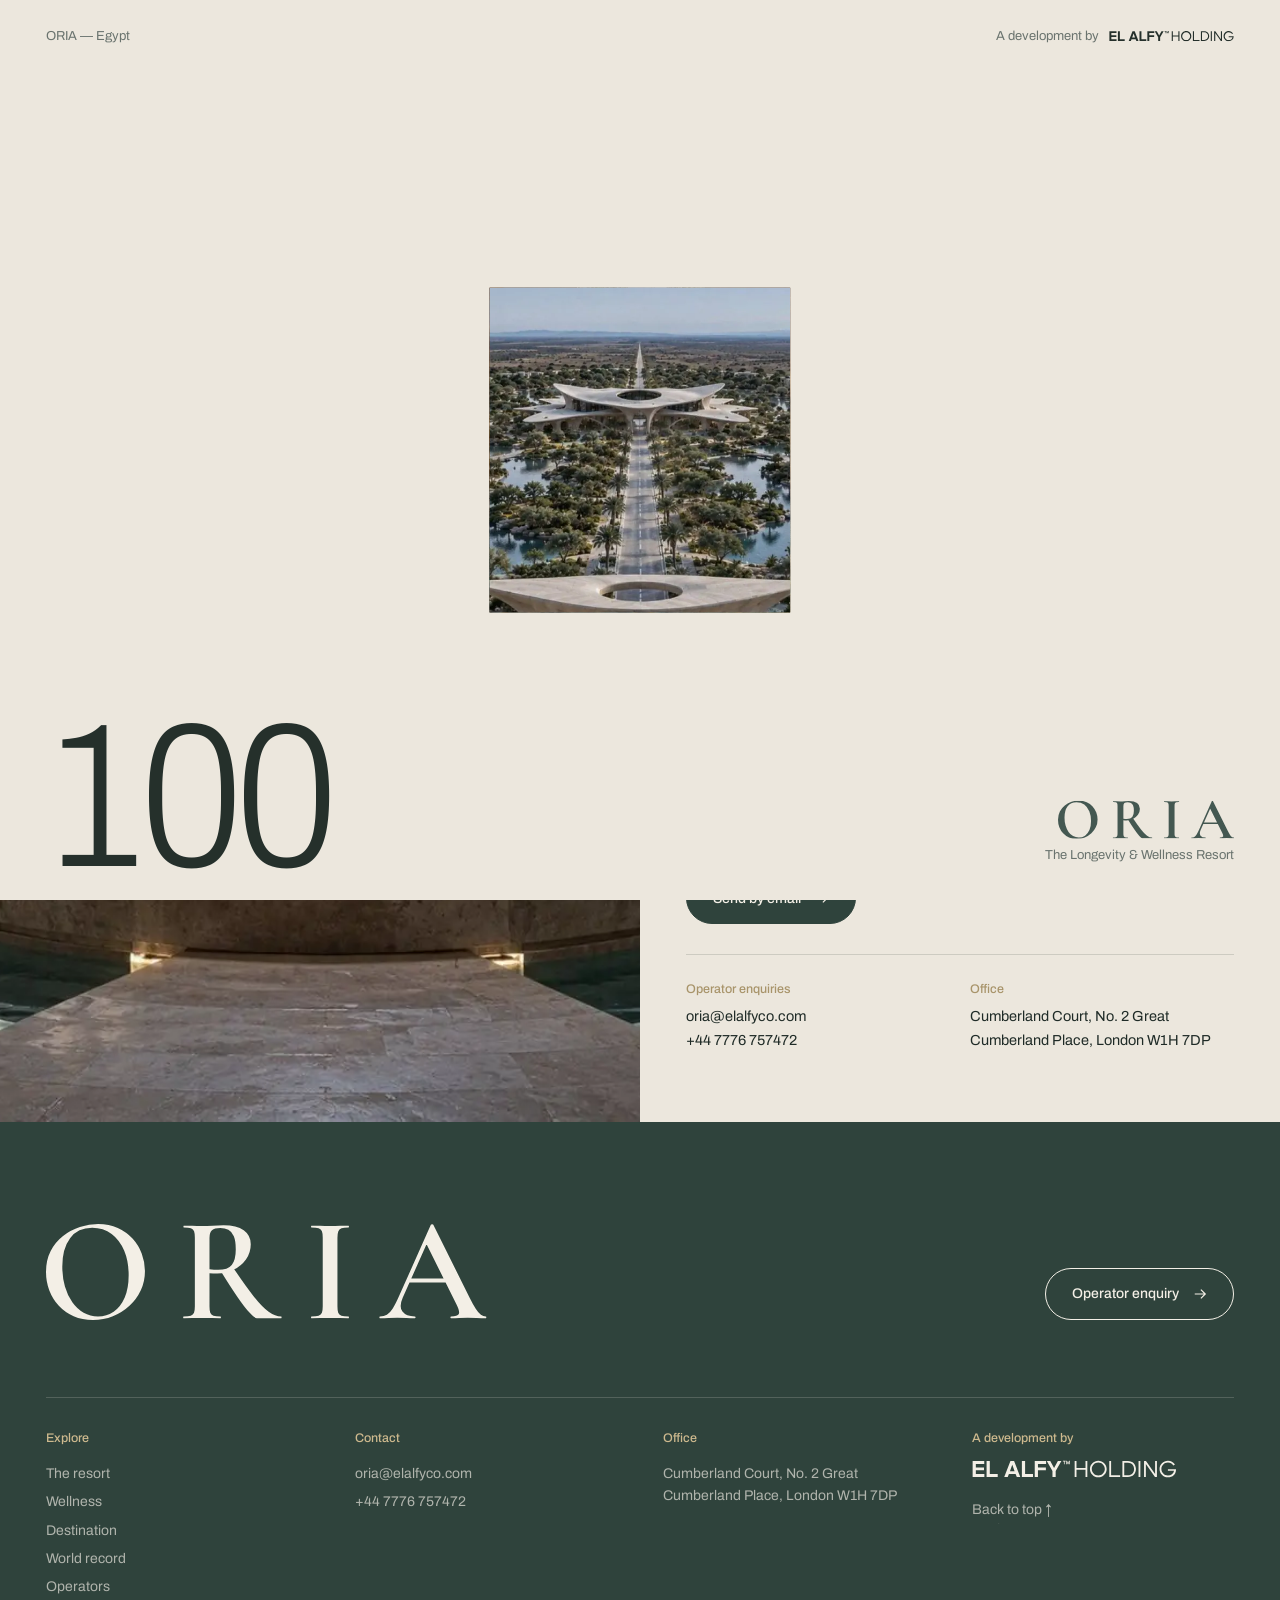
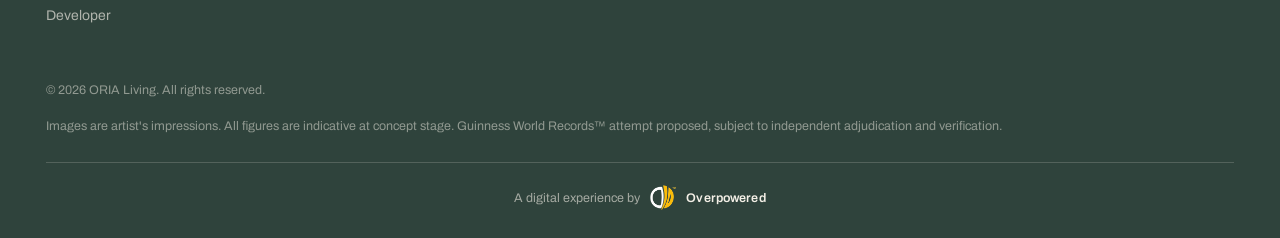
<file: contact.html>
<!DOCTYPE html>
<html lang="en">
<head>
<meta charset="utf-8">
<meta name="viewport" content="width=device-width, initial-scale=1, viewport-fit=cover">
<script>(function(){var L="en";try{var q=(location.search.match(/[?&]lang=(ar|en)/)||[])[1];L=q||localStorage.getItem("oria-lang")||"en";if(q)localStorage.setItem("oria-lang",q);}catch(e){}window.ORIA_LANG=L;if(L==="ar"){document.documentElement.lang="ar";document.documentElement.dir="rtl";}})();</script>
<title>ORIA — Operator enquiry</title>
<meta name="description" content="ORIA — a thermal-led Longevity &amp; Wellness Resort in Egypt, developed by El Alfy Holding and seeking a specialist wellness brand or resort operator to run it. Includes a proposed Guinness World Records™ attempt.">
<link rel="preconnect" href="https://fonts.googleapis.com">
<link rel="preconnect" href="https://fonts.gstatic.com" crossorigin>
<link href="https://fonts.googleapis.com/css2?family=Archivo:wdth,wght@62..125,100..900&family=IBM+Plex+Sans+Arabic:wght@200;300;400;500;600&display=swap" rel="stylesheet">
<link rel="stylesheet" href="style.css">
</head>
<body>
<svg width="0" height="0" style="position:absolute" aria-hidden="true"><defs><symbol id="lg-star" viewBox="158 54 1683 1325"><path fill="currentColor" fill-rule="evenodd" d="M1010.0,1348.8C1011.6,1337.1 1013.9,1322.8 1015.1,1317.0C1016.2,1311.2 1018.0,1302.5 1018.9,1297.5C1022.5,1279.6 1029.4,1254.7 1036.1,1235.5C1047.2,1203.8 1051.3,1193.7 1063.5,1168.4C1117.5,1056.7 1205.9,960.7 1319.7,890.3C1323.4,887.9 1330.5,883.5 1335.5,880.3C1354.4,868.4 1411.8,839.1 1449.8,822.0C1481.5,807.8 1540.3,788.2 1584.5,777.1C1606.2,771.6 1639.1,764.5 1649.5,763.0C1653.9,762.4 1660.9,761.0 1665.0,760.0C1669.1,759.0 1675.2,757.9 1678.5,757.5C1681.8,757.2 1690.8,755.8 1698.5,754.5C1706.2,753.2 1719.2,751.4 1727.5,750.6C1735.8,749.8 1745.0,748.6 1748.0,748.0C1751.0,747.4 1762.5,746.3 1773.5,745.5C1822.1,741.9 1834.0,740.4 1835.5,738.0C1836.6,736.2 1828.2,735.2 1800.0,733.5C1784.3,732.6 1771.2,731.6 1770.9,731.5C1770.6,731.3 1760.3,730.2 1748.0,729.0C1735.7,727.8 1723.5,726.5 1720.8,726.0C1718.1,725.4 1709.0,724.1 1700.7,723.1C1692.3,722.0 1682.1,720.4 1678.0,719.5C1673.9,718.6 1667.1,717.5 1663.0,716.9C1658.9,716.4 1650.3,714.8 1644.0,713.5C1637.7,712.1 1626.9,709.9 1620.0,708.5C1599.3,704.2 1580.5,699.6 1559.0,693.5C1485.5,672.6 1454.2,660.9 1392.0,630.8C1304.9,588.6 1214.9,522.3 1165.7,464.0C1158.5,455.5 1149.6,445.1 1146.0,441.0C1112.2,402.3 1071.0,331.4 1053.6,282.0C1051.7,276.8 1049.2,270.0 1048.0,267.0C1042.1,252.5 1030.6,213.9 1026.8,196.0C1026.3,193.5 1024.3,184.3 1022.5,175.5C1016.1,145.2 1011.2,109.4 1009.5,81.0C1008.6,66.6 1006.6,58.1 1004.4,60.2C1003.4,61.2 1001.9,72.1 1001.0,85.3C998.7,116.4 994.5,145.3 987.4,179.0C986.0,185.3 984.4,193.4 983.6,197.0C974.6,241.0 951.3,305.0 930.1,343.8C911.1,378.4 881.6,421.5 858.0,449.0C837.0,473.4 793.0,517.5 780.7,526.3C777.5,528.6 768.5,535.2 760.7,541.0C730.5,563.4 700.7,583.7 679.5,596.4C647.5,615.5 624.8,627.6 600.0,638.8C568.9,652.9 545.3,662.7 523.5,670.5C518.0,672.5 509.9,675.4 505.5,677.0C475.2,687.9 416.3,703.8 386.5,709.1C380.4,710.1 371.2,711.9 366.0,713.1C323.7,722.2 248.2,731.4 198.5,733.5C185.3,734.1 171.8,735.5 167.6,736.7C161.5,738.5 178.2,741.3 204.0,743.0C239.4,745.2 250.8,746.1 264.5,748.1C272.2,749.2 282.6,750.5 287.5,751.1C303.7,753.0 337.9,758.3 364.0,763.0C381.2,766.1 435.3,779.3 464.0,787.4C488.2,794.2 527.7,808.6 555.5,820.7C563.8,824.3 573.4,828.5 577.0,830.0C584.2,833.0 638.6,860.3 646.5,864.8C649.2,866.4 655.1,869.7 659.5,872.2C686.2,887.0 746.6,928.3 769.5,947.4C804.9,976.9 843.5,1015.7 871.4,1050.0C915.9,1104.6 958.2,1180.5 974.3,1234.5C983.0,1263.7 988.6,1284.7 990.4,1295.0C991.3,1299.7 993.1,1308.9 994.4,1315.5C995.8,1322.1 997.8,1334.5 999.0,1343.0C1002.3,1368.0 1004.1,1375.3 1006.1,1371.7C1006.6,1370.9 1008.4,1360.6 1010.0,1348.8ZM989.0,1020.0C981.0,1019.6 970.9,1018.7 966.5,1018.2C962.1,1017.6 954.7,1016.6 950.0,1016.0C939.8,1014.6 912.9,1008.7 907.4,1006.6C905.3,1005.8 901.5,1004.6 899.0,1004.0C894.9,1002.9 883.8,998.8 871.5,993.8C814.2,970.4 762.2,924.6 733.0,872.0C718.4,845.8 706.3,808.5 701.9,776.5C700.4,765.9 700.4,722.1 701.8,709.2C705.1,680.3 716.9,641.0 729.7,616.5C749.7,578.3 786.6,537.2 821.0,514.8C853.8,493.5 896.3,474.8 924.0,469.5C927.6,468.8 935.0,467.3 940.5,466.2C981.7,457.5 1038.2,458.1 1077.0,467.6C1111.1,475.9 1140.1,486.8 1166.5,501.3C1209.5,524.8 1244.1,559.2 1271.4,605.5C1278.6,617.6 1293.7,651.7 1295.9,660.8C1296.4,662.8 1297.8,668.1 1298.9,672.5C1301.7,682.9 1304.6,703.4 1306.1,724.1C1309.7,773.2 1298.7,826.0 1275.8,869.0C1238.2,939.6 1182.1,984.1 1100.5,1007.9C1079.1,1014.1 1024.9,1021.6 1007.0,1020.8C1005.1,1020.8 997.0,1020.4 989.0,1020.0Z"/></symbol><symbol id="lg-letters" viewBox="47 1411 1949 345"><path fill="currentColor" fill-rule="evenodd" d="M277.7,1750.6C283.6,1749.8 291.6,1748.8 295.5,1748.5C299.4,1748.1 304.3,1747.2 306.5,1746.4C308.7,1745.7 313.4,1744.4 317.0,1743.6C369.1,1731.4 415.7,1695.3 437.5,1650.5C450.9,1623.0 454.3,1601.7 451.0,1566.5C448.8,1543.0 435.0,1513.6 416.1,1492.2C384.8,1456.7 344.2,1435.3 292.9,1427.4C212.4,1415.0 138.0,1441.0 92.3,1497.5C57.1,1541.0 50.7,1606.8 76.8,1655.3C105.4,1708.3 159.9,1742.7 226.6,1749.5C234.8,1750.4 241.9,1751.2 242.5,1751.5C245.0,1752.4 268.0,1751.9 277.7,1750.6ZM748.1,1743.1L750.5,1741.2L750.8,1596.3C751.0,1461.7 751.1,1451.4 752.7,1450.2C755.3,1448.3 848.3,1448.5 860.6,1450.5C873.0,1452.5 886.5,1456.2 892.5,1459.3C915.9,1471.1 927.9,1492.1 926.7,1519.0C925.4,1551.1 907.3,1572.2 873.7,1581.0C863.7,1583.6 859.8,1584.1 840.4,1584.9C828.4,1585.4 817.1,1585.6 815.5,1585.3C811.9,1584.8 807.2,1586.4 806.4,1588.5C805.2,1591.5 807.2,1594.7 816.6,1605.0C828.2,1617.7 851.9,1645.0 865.5,1661.5C870.9,1668.1 882.2,1681.3 890.5,1690.9C912.6,1716.5 923.5,1729.4 928.6,1736.1C935.5,1745.1 935.0,1745.0 963.8,1745.0C987.1,1745.0 988.8,1744.9 990.4,1743.1C993.0,1740.2 991.7,1737.5 984.1,1729.5C980.4,1725.7 974.0,1718.5 969.9,1713.5C965.9,1708.5 958.7,1700.2 953.9,1695.0C949.2,1689.8 934.2,1672.5 920.5,1656.5C888.0,1618.4 879.8,1609.1 876.1,1605.6C874.4,1603.9 873.0,1601.8 873.0,1600.8C873.0,1598.8 872.2,1599.0 892.3,1595.5C939.4,1587.4 967.9,1564.7 975.0,1529.9C983.6,1487.9 958.6,1453.2 909.5,1439.0C885.0,1432.0 870.1,1431.0 782.2,1431.0C705.3,1431.0 705.4,1431.0 703.6,1435.7C703.2,1436.6 702.9,1505.4 702.9,1588.5L703.0,1739.5L706.0,1742.2L709.0,1745.0L727.4,1745.0C744.0,1745.0 746.0,1744.8 748.1,1743.1ZM1297.1,1743.6C1301.1,1741.9 1301.1,1742.7 1301.7,1589.6C1302.4,1432.6 1302.4,1435.5 1297.7,1433.2C1295.5,1432.1 1280.8,1431.4 1266.7,1431.8C1259.9,1432.0 1258.6,1432.3 1256.5,1434.5L1254.0,1436.9L1254.0,1588.0C1254.0,1693.0 1254.3,1739.7 1255.1,1741.1C1255.7,1742.2 1257.0,1743.4 1258.2,1743.9C1260.6,1744.8 1294.9,1744.5 1297.1,1743.6ZM1989.6,1742.8C1992.1,1740.3 1991.0,1737.8 1981.0,1724.0C1976.0,1717.1 1968.9,1707.2 1965.1,1702.0C1961.4,1696.8 1954.6,1687.3 1950.0,1681.0C1945.4,1674.7 1936.2,1661.6 1929.5,1652.0C1909.2,1622.6 1896.2,1604.3 1882.0,1585.0C1874.5,1574.8 1866.3,1563.6 1863.8,1560.0C1853.9,1545.8 1837.1,1521.6 1829.0,1509.9C1824.3,1503.2 1817.1,1493.1 1813.0,1487.6C1808.9,1482.0 1799.4,1469.0 1792.0,1458.6C1767.7,1424.4 1769.0,1424.6 1748.5,1453.0C1737.1,1468.8 1737.4,1468.3 1710.9,1504.0C1699.6,1519.1 1688.7,1534.0 1686.5,1537.0C1684.3,1540.0 1672.7,1555.8 1660.5,1572.0C1648.4,1588.3 1636.8,1604.0 1634.8,1607.0C1632.8,1610.0 1626.2,1618.6 1620.3,1626.0C1614.4,1633.5 1606.7,1643.6 1603.3,1648.5C1589.0,1669.0 1565.0,1701.6 1544.1,1728.9C1536.1,1739.3 1536.1,1739.1 1539.0,1742.0C1541.7,1744.7 1557.3,1744.9 1560.7,1742.2C1561.9,1741.3 1568.0,1733.5 1574.2,1725.0C1580.4,1716.5 1588.4,1705.5 1592.0,1700.6C1595.6,1695.7 1603.7,1684.9 1610.0,1676.6C1616.3,1668.3 1624.4,1657.5 1628.0,1652.5C1631.5,1647.5 1639.8,1636.1 1646.5,1627.0C1660.0,1608.8 1678.5,1583.3 1687.0,1571.5C1690.0,1567.3 1699.9,1553.8 1709.0,1541.6C1718.1,1529.4 1729.8,1513.6 1735.1,1506.4C1745.9,1492.0 1747.1,1490.7 1749.4,1491.6C1751.0,1492.2 1759.7,1503.9 1772.5,1522.5C1776.3,1528.0 1783.8,1538.4 1789.1,1545.6C1794.4,1552.8 1803.6,1565.8 1809.6,1574.6C1815.5,1583.3 1824.9,1596.8 1830.5,1604.5C1836.0,1612.2 1846.2,1626.6 1853.0,1636.5C1859.8,1646.4 1868.3,1658.5 1871.9,1663.5C1875.5,1668.5 1881.4,1676.8 1885.0,1682.0C1910.2,1718.1 1927.3,1741.2 1930.5,1743.2C1934.8,1745.8 1986.9,1745.5 1989.6,1742.8ZM230.0,1733.0C228.1,1732.6 221.4,1731.1 215.2,1729.6C177.5,1721.0 139.6,1690.5 122.0,1654.5C106.4,1622.7 102.8,1575.2 113.3,1541.5C126.4,1499.7 154.6,1468.9 194.6,1452.7C199.7,1450.7 204.2,1449.0 204.8,1449.0C205.3,1449.0 208.6,1448.1 212.1,1446.9C227.0,1442.2 264.5,1440.0 282.5,1442.9C304.6,1446.5 329.7,1457.0 347.5,1470.2C392.7,1503.7 412.0,1556.2 401.6,1617.5C396.2,1649.2 384.6,1671.4 362.3,1693.1C341.4,1713.4 320.7,1724.5 292.5,1730.6C281.8,1733.0 278.0,1733.3 257.0,1733.6C244.1,1733.7 231.9,1733.5 230.0,1733.0Z"/></symbol><symbol id="lg-full" viewBox="47 54 1949 1702"><path fill="currentColor" fill-rule="evenodd" d="M277.7,1750.6C283.6,1749.8 291.6,1748.8 295.5,1748.5C299.4,1748.1 304.3,1747.2 306.5,1746.4C308.7,1745.7 313.4,1744.4 317.0,1743.6C369.1,1731.4 415.7,1695.3 437.5,1650.5C450.9,1623.0 454.3,1601.7 451.0,1566.5C448.8,1543.0 435.0,1513.6 416.1,1492.2C384.8,1456.7 344.2,1435.3 292.9,1427.4C212.4,1415.0 138.0,1441.0 92.3,1497.5C57.1,1541.0 50.7,1606.8 76.8,1655.3C105.4,1708.3 159.9,1742.7 226.6,1749.5C234.8,1750.4 241.9,1751.2 242.5,1751.5C245.0,1752.4 268.0,1751.9 277.7,1750.6ZM748.1,1743.1L750.5,1741.2L750.8,1596.3C751.0,1461.7 751.1,1451.4 752.7,1450.2C755.3,1448.3 848.3,1448.5 860.6,1450.5C873.0,1452.5 886.5,1456.2 892.5,1459.3C915.9,1471.1 927.9,1492.1 926.7,1519.0C925.4,1551.1 907.3,1572.2 873.7,1581.0C863.7,1583.6 859.8,1584.1 840.4,1584.9C828.4,1585.4 817.1,1585.6 815.5,1585.3C811.9,1584.8 807.2,1586.4 806.4,1588.5C805.2,1591.5 807.2,1594.7 816.6,1605.0C828.2,1617.7 851.9,1645.0 865.5,1661.5C870.9,1668.1 882.2,1681.3 890.5,1690.9C912.6,1716.5 923.5,1729.4 928.6,1736.1C935.5,1745.1 935.0,1745.0 963.8,1745.0C987.1,1745.0 988.8,1744.9 990.4,1743.1C993.0,1740.2 991.7,1737.5 984.1,1729.5C980.4,1725.7 974.0,1718.5 969.9,1713.5C965.9,1708.5 958.7,1700.2 953.9,1695.0C949.2,1689.8 934.2,1672.5 920.5,1656.5C888.0,1618.4 879.8,1609.1 876.1,1605.6C874.4,1603.9 873.0,1601.8 873.0,1600.8C873.0,1598.8 872.2,1599.0 892.3,1595.5C939.4,1587.4 967.9,1564.7 975.0,1529.9C983.6,1487.9 958.6,1453.2 909.5,1439.0C885.0,1432.0 870.1,1431.0 782.2,1431.0C705.3,1431.0 705.4,1431.0 703.6,1435.7C703.2,1436.6 702.9,1505.4 702.9,1588.5L703.0,1739.5L706.0,1742.2L709.0,1745.0L727.4,1745.0C744.0,1745.0 746.0,1744.8 748.1,1743.1ZM1297.1,1743.6C1301.1,1741.9 1301.1,1742.7 1301.7,1589.6C1302.4,1432.6 1302.4,1435.5 1297.7,1433.2C1295.5,1432.1 1280.8,1431.4 1266.7,1431.8C1259.9,1432.0 1258.6,1432.3 1256.5,1434.5L1254.0,1436.9L1254.0,1588.0C1254.0,1693.0 1254.3,1739.7 1255.1,1741.1C1255.7,1742.2 1257.0,1743.4 1258.2,1743.9C1260.6,1744.8 1294.9,1744.5 1297.1,1743.6ZM1989.6,1742.8C1992.1,1740.3 1991.0,1737.8 1981.0,1724.0C1976.0,1717.1 1968.9,1707.2 1965.1,1702.0C1961.4,1696.8 1954.6,1687.3 1950.0,1681.0C1945.4,1674.7 1936.2,1661.6 1929.5,1652.0C1909.2,1622.6 1896.2,1604.3 1882.0,1585.0C1874.5,1574.8 1866.3,1563.6 1863.8,1560.0C1853.9,1545.8 1837.1,1521.6 1829.0,1509.9C1824.3,1503.2 1817.1,1493.1 1813.0,1487.6C1808.9,1482.0 1799.4,1469.0 1792.0,1458.6C1767.7,1424.4 1769.0,1424.6 1748.5,1453.0C1737.1,1468.8 1737.4,1468.3 1710.9,1504.0C1699.6,1519.1 1688.7,1534.0 1686.5,1537.0C1684.3,1540.0 1672.7,1555.8 1660.5,1572.0C1648.4,1588.3 1636.8,1604.0 1634.8,1607.0C1632.8,1610.0 1626.2,1618.6 1620.3,1626.0C1614.4,1633.5 1606.7,1643.6 1603.3,1648.5C1589.0,1669.0 1565.0,1701.6 1544.1,1728.9C1536.1,1739.3 1536.1,1739.1 1539.0,1742.0C1541.7,1744.7 1557.3,1744.9 1560.7,1742.2C1561.9,1741.3 1568.0,1733.5 1574.2,1725.0C1580.4,1716.5 1588.4,1705.5 1592.0,1700.6C1595.6,1695.7 1603.7,1684.9 1610.0,1676.6C1616.3,1668.3 1624.4,1657.5 1628.0,1652.5C1631.5,1647.5 1639.8,1636.1 1646.5,1627.0C1660.0,1608.8 1678.5,1583.3 1687.0,1571.5C1690.0,1567.3 1699.9,1553.8 1709.0,1541.6C1718.1,1529.4 1729.8,1513.6 1735.1,1506.4C1745.9,1492.0 1747.1,1490.7 1749.4,1491.6C1751.0,1492.2 1759.7,1503.9 1772.5,1522.5C1776.3,1528.0 1783.8,1538.4 1789.1,1545.6C1794.4,1552.8 1803.6,1565.8 1809.6,1574.6C1815.5,1583.3 1824.9,1596.8 1830.5,1604.5C1836.0,1612.2 1846.2,1626.6 1853.0,1636.5C1859.8,1646.4 1868.3,1658.5 1871.9,1663.5C1875.5,1668.5 1881.4,1676.8 1885.0,1682.0C1910.2,1718.1 1927.3,1741.2 1930.5,1743.2C1934.8,1745.8 1986.9,1745.5 1989.6,1742.8ZM230.0,1733.0C228.1,1732.6 221.4,1731.1 215.2,1729.6C177.5,1721.0 139.6,1690.5 122.0,1654.5C106.4,1622.7 102.8,1575.2 113.3,1541.5C126.4,1499.7 154.6,1468.9 194.6,1452.7C199.7,1450.7 204.2,1449.0 204.8,1449.0C205.3,1449.0 208.6,1448.1 212.1,1446.9C227.0,1442.2 264.5,1440.0 282.5,1442.9C304.6,1446.5 329.7,1457.0 347.5,1470.2C392.7,1503.7 412.0,1556.2 401.6,1617.5C396.2,1649.2 384.6,1671.4 362.3,1693.1C341.4,1713.4 320.7,1724.5 292.5,1730.6C281.8,1733.0 278.0,1733.3 257.0,1733.6C244.1,1733.7 231.9,1733.5 230.0,1733.0ZM1010.0,1348.8C1011.6,1337.1 1013.9,1322.8 1015.1,1317.0C1016.2,1311.2 1018.0,1302.5 1018.9,1297.5C1022.5,1279.6 1029.4,1254.7 1036.1,1235.5C1047.2,1203.8 1051.3,1193.7 1063.5,1168.4C1117.5,1056.7 1205.9,960.7 1319.7,890.3C1323.4,887.9 1330.5,883.5 1335.5,880.3C1354.4,868.4 1411.8,839.1 1449.8,822.0C1481.5,807.8 1540.3,788.2 1584.5,777.1C1606.2,771.6 1639.1,764.5 1649.5,763.0C1653.9,762.4 1660.9,761.0 1665.0,760.0C1669.1,759.0 1675.2,757.9 1678.5,757.5C1681.8,757.2 1690.8,755.8 1698.5,754.5C1706.2,753.2 1719.2,751.4 1727.5,750.6C1735.8,749.8 1745.0,748.6 1748.0,748.0C1751.0,747.4 1762.5,746.3 1773.5,745.5C1822.1,741.9 1834.0,740.4 1835.5,738.0C1836.6,736.2 1828.2,735.2 1800.0,733.5C1784.3,732.6 1771.2,731.6 1770.9,731.5C1770.6,731.3 1760.3,730.2 1748.0,729.0C1735.7,727.8 1723.5,726.5 1720.8,726.0C1718.1,725.4 1709.0,724.1 1700.7,723.1C1692.3,722.0 1682.1,720.4 1678.0,719.5C1673.9,718.6 1667.1,717.5 1663.0,716.9C1658.9,716.4 1650.3,714.8 1644.0,713.5C1637.7,712.1 1626.9,709.9 1620.0,708.5C1599.3,704.2 1580.5,699.6 1559.0,693.5C1485.5,672.6 1454.2,660.9 1392.0,630.8C1304.9,588.6 1214.9,522.3 1165.7,464.0C1158.5,455.5 1149.6,445.1 1146.0,441.0C1112.2,402.3 1071.0,331.4 1053.6,282.0C1051.7,276.8 1049.2,270.0 1048.0,267.0C1042.1,252.5 1030.6,213.9 1026.8,196.0C1026.3,193.5 1024.3,184.3 1022.5,175.5C1016.1,145.2 1011.2,109.4 1009.5,81.0C1008.6,66.6 1006.6,58.1 1004.4,60.2C1003.4,61.2 1001.9,72.1 1001.0,85.3C998.7,116.4 994.5,145.3 987.4,179.0C986.0,185.3 984.4,193.4 983.6,197.0C974.6,241.0 951.3,305.0 930.1,343.8C911.1,378.4 881.6,421.5 858.0,449.0C837.0,473.4 793.0,517.5 780.7,526.3C777.5,528.6 768.5,535.2 760.7,541.0C730.5,563.4 700.7,583.7 679.5,596.4C647.5,615.5 624.8,627.6 600.0,638.8C568.9,652.9 545.3,662.7 523.5,670.5C518.0,672.5 509.9,675.4 505.5,677.0C475.2,687.9 416.3,703.8 386.5,709.1C380.4,710.1 371.2,711.9 366.0,713.1C323.7,722.2 248.2,731.4 198.5,733.5C185.3,734.1 171.8,735.5 167.6,736.7C161.5,738.5 178.2,741.3 204.0,743.0C239.4,745.2 250.8,746.1 264.5,748.1C272.2,749.2 282.6,750.5 287.5,751.1C303.7,753.0 337.9,758.3 364.0,763.0C381.2,766.1 435.3,779.3 464.0,787.4C488.2,794.2 527.7,808.6 555.5,820.7C563.8,824.3 573.4,828.5 577.0,830.0C584.2,833.0 638.6,860.3 646.5,864.8C649.2,866.4 655.1,869.7 659.5,872.2C686.2,887.0 746.6,928.3 769.5,947.4C804.9,976.9 843.5,1015.7 871.4,1050.0C915.9,1104.6 958.2,1180.5 974.3,1234.5C983.0,1263.7 988.6,1284.7 990.4,1295.0C991.3,1299.7 993.1,1308.9 994.4,1315.5C995.8,1322.1 997.8,1334.5 999.0,1343.0C1002.3,1368.0 1004.1,1375.3 1006.1,1371.7C1006.6,1370.9 1008.4,1360.6 1010.0,1348.8ZM989.0,1020.0C981.0,1019.6 970.9,1018.7 966.5,1018.2C962.1,1017.6 954.7,1016.6 950.0,1016.0C939.8,1014.6 912.9,1008.7 907.4,1006.6C905.3,1005.8 901.5,1004.6 899.0,1004.0C894.9,1002.9 883.8,998.8 871.5,993.8C814.2,970.4 762.2,924.6 733.0,872.0C718.4,845.8 706.3,808.5 701.9,776.5C700.4,765.9 700.4,722.1 701.8,709.2C705.1,680.3 716.9,641.0 729.7,616.5C749.7,578.3 786.6,537.2 821.0,514.8C853.8,493.5 896.3,474.8 924.0,469.5C927.6,468.8 935.0,467.3 940.5,466.2C981.7,457.5 1038.2,458.1 1077.0,467.6C1111.1,475.9 1140.1,486.8 1166.5,501.3C1209.5,524.8 1244.1,559.2 1271.4,605.5C1278.6,617.6 1293.7,651.7 1295.9,660.8C1296.4,662.8 1297.8,668.1 1298.9,672.5C1301.7,682.9 1304.6,703.4 1306.1,724.1C1309.7,773.2 1298.7,826.0 1275.8,869.0C1238.2,939.6 1182.1,984.1 1100.5,1007.9C1079.1,1014.1 1024.9,1021.6 1007.0,1020.8C1005.1,1020.8 997.0,1020.4 989.0,1020.0Z"/></symbol>
<g>
<g id="eag-0-0">
<path d="M 81.671875 -18.453125 L 28.59375 -18.453125 L 28.59375 -41.4375 L 79.40625 -41.4375 L 79.40625 -59.4375 L 28.59375 -59.4375 L 28.59375 -81.0625 L 80.921875 -81.0625 L 80.921875 -99.515625 L 8.625 -99.515625 L 8.625 0 L 81.671875 0 Z M 81.671875 -18.453125 "/>
</g>
<g id="eag-0-1">
<path d="M 77.890625 -18.75 L 28.59375 -18.75 L 28.59375 -99.515625 L 8.625 -99.515625 L 8.625 0 L 77.890625 0 Z M 77.890625 -18.75 "/>
</g>
<g id="eag-0-2">
</g>
<g id="eag-0-3">
<path d="M 0.609375 0 L 22.390625 0 L 29.640625 -18.609375 L 71.390625 -18.609375 L 78.65625 0 L 100.4375 0 L 61.859375 -99.515625 L 39.171875 -99.515625 Z M 50.359375 -75.78125 L 50.671875 -75.78125 L 65.03125 -35.546875 L 36.15625 -35.546875 Z M 50.359375 -75.78125 "/>
</g>
<g id="eag-0-4">
<path d="M 28.59375 -41.4375 L 77.890625 -41.4375 L 77.890625 -59.4375 L 28.59375 -59.4375 L 28.59375 -81.0625 L 79.25 -81.0625 L 79.25 -99.515625 L 8.625 -99.515625 L 8.625 0 L 28.59375 0 Z M 28.59375 -41.4375 "/>
</g>
<g id="eag-0-5">
<path d="M 36.453125 0 L 56.421875 0 L 56.421875 -37.0625 L 91.953125 -99.515625 L 70.1875 -99.515625 L 46.4375 -55.8125 L 22.6875 -99.515625 L 1.0625 -99.515625 L 36.453125 -37.0625 Z M 36.453125 0 "/>
</g>
<g id="eag-1-0">
<path d="M 17.96875 -21.65625 L 0.453125 -21.65625 L 0.453125 -17.578125 L 7.046875 -17.578125 L 7.046875 0 L 11.390625 0 L 11.390625 -17.578125 L 17.96875 -17.578125 Z M 17.96875 -21.65625 "/>
</g>
<g id="eag-1-1">
<path d="M 1.609375 0 L 6.03125 0 L 6.6875 -7.375 L 7.078125 -14.953125 L 12.21875 -0.625 L 16.265625 -0.625 L 21.328125 -14.90625 L 21.40625 -14.71875 L 21.796875 -7.375 L 22.453125 0 L 26.859375 0 L 24.921875 -21.65625 L 20.1875 -21.65625 L 14.25 -6.453125 L 14.1875 -6.453125 L 8.265625 -21.65625 L 3.5625 -21.65625 Z M 1.609375 0 "/>
</g>
<g id="eag-2-0">
<path d="M 11.34375 0 L 22.6875 0 L 22.6875 -45.828125 L 78.796875 -45.828125 L 78.796875 0 L 90.140625 0 L 90.140625 -99.515625 L 78.796875 -99.515625 L 78.796875 -56.5625 L 22.6875 -56.5625 L 22.6875 -99.515625 L 11.34375 -99.515625 Z M 11.34375 0 "/>
</g>
<g id="eag-2-1">
<path d="M 5.4375 -49.609375 C 5.4375 -21.171875 28.890625 2.125 57.46875 2.125 C 86.0625 2.125 109.5 -21.171875 109.5 -49.609375 C 109.5 -78.34375 86.0625 -101.640625 57.46875 -101.640625 C 28.890625 -101.640625 5.4375 -78.34375 5.4375 -49.609375 Z M 16.78125 -49.609375 C 16.78125 -72.140625 35.09375 -90.296875 57.46875 -90.296875 C 79.703125 -90.296875 98.015625 -72.140625 98.015625 -49.609375 C 98.015625 -27.375 79.703125 -9.21875 57.46875 -9.21875 C 35.09375 -9.21875 16.78125 -27.375 16.78125 -49.609375 Z M 16.78125 -49.609375 "/>
</g>
<g id="eag-2-2">
<path d="M 78.796875 -10.734375 L 22.6875 -10.734375 L 22.6875 -99.515625 L 11.34375 -99.515625 L 11.34375 0 L 78.796875 0 Z M 78.796875 -10.734375 "/>
</g>
<g id="eag-2-3">
<path d="M 45.828125 -88.78125 C 69.875 -88.78125 84.09375 -70.9375 84.09375 -49.765625 C 84.09375 -28.59375 69.875 -10.734375 45.828125 -10.734375 L 22.6875 -10.734375 L 22.6875 -88.78125 Z M 45.828125 0 C 76.078125 0 95.59375 -22.390625 95.59375 -49.765625 C 95.59375 -77.140625 76.078125 -99.515625 45.828125 -99.515625 L 11.34375 -99.515625 L 11.34375 0 Z M 45.828125 0 "/>
</g>
<g id="eag-2-4">
<path d="M 22.6875 -99.515625 L 11.34375 -99.515625 L 11.34375 0 L 22.6875 0 Z M 22.6875 -99.515625 "/>
</g>
<g id="eag-2-5">
<path d="M 11.34375 0 L 22.6875 0 L 22.6875 -81.671875 L 79.40625 0 L 91.5 0 L 91.5 -99.515625 L 80.15625 -99.515625 L 80.15625 -18 L 23.4375 -99.515625 L 11.34375 -99.515625 Z M 11.34375 0 "/>
</g>
<g id="eag-2-6">
<path d="M 107.6875 -49 L 57.328125 -49 L 57.328125 -38.265625 L 95.59375 -38.265625 C 92.5625 -18.296875 76.53125 -9.21875 57.328125 -9.21875 C 34.9375 -9.21875 16.640625 -27.375 16.640625 -49.609375 C 16.640625 -72.140625 34.9375 -90.296875 57.328125 -90.296875 C 71.6875 -90.296875 84.25 -82.734375 91.5 -71.390625 L 101.03125 -77.59375 C 91.8125 -92.109375 75.625 -101.640625 57.328125 -101.640625 C 28.734375 -101.640625 5.296875 -78.34375 5.296875 -49.609375 C 5.296875 -21.171875 28.734375 2.125 57.328125 2.125 C 88.03125 2.125 106.9375 -17.390625 107.6875 -45.21875 Z M 107.6875 -49 "/>
</g>
</g>
<symbol id="ea-logo" viewBox="94 97 1274 112">
<g fill="currentColor" fill-opacity="1">
<use href="#eag-0-0" x="89.3237" y="202.7886"/>
<use href="#eag-0-1" x="176.145103" y="202.7886"/>
<use href="#eag-0-2" x="256.15995" y="202.7886"/>
<use href="#eag-0-3" x="293.97415" y="202.7886"/>
<use href="#eag-0-1" x="395.769977" y="202.7886"/>
<use href="#eag-0-4" x="475.784824" y="202.7886"/>
<use href="#eag-0-5" x="558.21978" y="202.7886"/>
</g>
<g fill="currentColor" fill-opacity="1">
<use href="#eag-1-0" x="659.1021" y="123.6934"/>
<use href="#eag-1-1" x="677.244546" y="123.6934"/>
</g>
<g fill="currentColor" fill-opacity="1">
<use href="#eag-2-0" x="721.4502" y="202.7891"/>
<use href="#eag-2-1" x="822.489742" y="202.7891"/>
<use href="#eag-2-2" x="936.839883" y="202.7891"/>
</g>
<g fill="currentColor" fill-opacity="1">
<use href="#eag-2-3" x="1018.518555" y="202.7891"/>
<use href="#eag-2-4" x="1118.95307" y="202.7891"/>
</g>
<g fill="currentColor" fill-opacity="1">
<use href="#eag-2-5" x="1153.137107" y="202.7891"/>
<use href="#eag-2-6" x="1255.689218" y="202.7891"/>
</g>
</symbol><symbol id="lg-word" viewBox="49 -636 2974 648"><path fill="currentColor" d="M366 12Q294 12 235.5 -13.5Q177 -39 135.5 -84.0Q94 -129 71.5 -187.5Q49 -246 49 -312Q49 -393 80.5 -454.0Q112 -515 164.0 -555.5Q216 -596 278.0 -616.0Q340 -636 401 -636Q475 -636 533.5 -609.5Q592 -583 633.0 -538.0Q674 -493 695.5 -436.0Q717 -379 717 -319Q717 -249 689.0 -189.0Q661 -129 612.5 -84.0Q564 -39 500.5 -13.5Q437 12 366 12ZM399.66009521484375 -11.89984130859375Q458.74053955078125 -11.89984130859375 505.6009521484375 -44.009857177734375Q552.4613647460938 -76.119873046875 579.7216186523438 -138.44992065429688Q606.9818725585938 -200.77996826171875 606.9818725585938 -290.22003173828125Q606.9818725585938 -382.880126953125 577.1116027832031 -454.9901428222656Q547.2413330078125 -527.1001586914062 492.160888671875 -568.6001586914062Q437.0804443359375 -610.1001586914062 360.5599365234375 -610.1001586914062Q264.05914306640625 -610.1001586914062 211.53863525390625 -540.4400634765625Q159.01812744140625 -470.77996826171875 159.01812744140625 -348.33990478515625Q159.01812744140625 -276.0 176.78823852539062 -214.5Q194.558349609375 -153.0 226.818603515625 -107.27996826171875Q259.078857421875 -61.5599365234375 303.1092224121094 -36.729888916015625Q347.13958740234375 -11.89984130859375 399.66009521484375 -11.89984130859375ZM1472.6009521484375 0.0Q1457.160888671875 0.0 1422.4507141113281 -37.830047607421875Q1387.7405395507812 -75.66009521484375 1338.9802856445312 -146.99014282226562Q1290.2200317382812 -218.3201904296875 1229.23974609375 -317.3201904296875L1311.558349609375 -342.45977783203125Q1392.8785400390625 -221.45977783203125 1450.1486511230469 -148.78982543945312Q1507.4187622070312 -76.119873046875 1551.8588256835938 -44.0599365234375Q1596.2988891601562 -12.0 1636.958984375 -12.0Q1639.1790161132812 -12.0 1639.1790161132812 -6.0Q1639.1790161132812 0.0 1636.958984375 0.0Q1572.4597778320312 0.0 1531.8702697753906 0.0Q1491.28076171875 0.0 1472.6009521484375 0.0ZM1247.4794921875 -628.0Q1336.1790161132812 -628.0 1383.69873046875 -593.7298889160156Q1431.2184448242188 -559.4597778320312 1431.2184448242188 -499.6798095703125Q1431.2184448242188 -442.0 1398.6585083007812 -397.0500793457031Q1366.0985717773438 -352.10015869140625 1314.5985717773438 -327.10015869140625Q1263.0985717773438 -302.10015869140625 1204.9984130859375 -302.10015869140625Q1192.0985717773438 -302.10015869140625 1178.1486511230469 -302.3201904296875Q1164.19873046875 -302.54022216796875 1152.6387939453125 -303.54022216796875V-81.0Q1152.6387939453125 -52.0 1157.8588256835938 -37.0Q1163.078857421875 -22.0 1179.0690002441406 -17.0Q1195.0591430664062 -12.0 1227.599365234375 -12.0Q1229.8193969726562 -12.0 1229.8193969726562 -6.0Q1229.8193969726562 0.0 1227.599365234375 0.0Q1202.0394287109375 0.0 1170.8095397949219 -1.0Q1139.5796508789062 -2.0 1102.23974609375 -2.0Q1067.119873046875 -2.0 1035.1699523925781 -1.0Q1003.2200317382812 0.0 977.6600952148438 0.0Q974.880126953125 0.0 974.880126953125 -6.0Q974.880126953125 -12.0 977.6600952148438 -12.0Q1010.2003173828125 -12.0 1026.1904602050781 -17.0Q1042.1806030273438 -22.0 1048.0106506347656 -37.0Q1053.8406982421875 -52.0 1053.8406982421875 -81.0V-544.0Q1053.8406982421875 -573.0 1048.5106506347656 -587.5Q1043.1806030273438 -602.0 1027.3004760742188 -607.5Q1011.4203491210938 -613.0 978.880126953125 -613.0Q976.6600952148438 -613.0 976.6600952148438 -619.0Q976.6600952148438 -625.0 978.880126953125 -625.0Q1004.2200317382812 -625.0 1035.6699523925781 -623.5Q1067.119873046875 -622.0 1102.23974609375 -622.0Q1134.7996826171875 -622.0 1174.6297302246094 -625.0Q1214.4597778320312 -628.0 1247.4794921875 -628.0ZM1329.9802856445312 -464.10015869140625Q1329.9802856445312 -522.0 1316.7701110839844 -553.2200317382812Q1303.5599365234375 -584.4400634765625 1280.0295715332031 -596.6001586914062Q1256.4992065429688 -608.76025390625 1225.318603515625 -608.76025390625Q1186.19873046875 -608.76025390625 1169.4187622070312 -594.2003173828125Q1152.6387939453125 -579.640380859375 1152.6387939453125 -542.0V-330.4400634765625Q1166.6387939453125 -328.66009521484375 1182.7488098144531 -327.66009521484375Q1198.8588256835938 -326.66009521484375 1211.078857421875 -326.66009521484375Q1276.0197143554688 -326.66009521484375 1303.0 -359.9302062988281Q1329.9802856445312 -393.2003173828125 1329.9802856445312 -464.10015869140625ZM2016.2988891601562 -81.0Q2016.2988891601562 -52.0 2021.5189208984375 -37.0Q2026.7389526367188 -22.0 2042.7290954589844 -17.0Q2058.71923828125 -12.0 2091.2594604492188 -12.0Q2094.0394287109375 -12.0 2094.0394287109375 -6.0Q2094.0394287109375 0.0 2091.2594604492188 0.0Q2065.4995320638022 0.0 2034.3729519314238 -1.0Q2003.2463717990452 -2.0 1965.6798095703125 -2.0Q1930.0171592975485 -2.0 1898.1369113264413 -1.0Q1866.256663355334 0.0 1840.3201904296875 0.0Q1838.1001586914062 0.0 1838.1001586914062 -6.0Q1838.1001586914062 -12.0 1840.632177734375 -12.0Q1872.7044189453125 -12.0 1889.1625427246095 -17.0Q1905.6206665039062 -22.0 1911.3406982421875 -37.0Q1917.0607299804688 -52.0 1917.0607299804688 -81.0V-544.0Q1917.0607299804688 -573.0 1911.518357679579 -587.5Q1905.9759853786893 -602.0 1889.34886847602 -607.5Q1872.7217515733507 -613.0 1840.3201904296875 -613.0Q1838.1001586914062 -613.0 1838.1001586914062 -619.0Q1838.1001586914062 -625.0 1840.3201904296875 -625.0Q1866.256663355334 -625.0 1898.1369113264413 -623.5Q1930.0171592975485 -622.0 1965.6798095703125 -622.0Q2003.2463717990452 -622.0 2034.9096171061196 -623.5Q2066.5728624131943 -625.0 2091.2594604492188 -625.0Q2094.0394287109375 -625.0 2094.0394287109375 -619.0Q2094.0394287109375 -613.0 2091.2594604492188 -613.0Q2059.253823269619 -613.0 2043.251004679819 -607.0Q2027.2481860900193 -601.0 2021.7735376250878 -586.0Q2016.2988891601562 -571.0 2016.2988891601562 -542.0ZM2483.3809204101562 -241.7618408203125 2497.0607299804688 -267.5615234375H2778.6798095703125L2785.6798095703125 -241.7618408203125ZM3017.9392700195312 -12.0Q3022.71923828125 -12.0 3022.71923828125 -6.0Q3022.71923828125 0.0 3017.9392700195312 0.0Q2988.3793334960938 0.0 2956.5394287109375 -2.0Q2924.6995239257812 -4.0 2895.359619140625 -4.0Q2862.0197143554688 -4.0 2837.569793701172 -2.0Q2813.119873046875 0.0 2783.0 0Q2779.0 0 2779.0 -6.0Q2779.0 -12 2783.0 -12Q2827.3004760742188 -12.0 2835.5607299804688 -28.169952392578125Q2843.8209838867188 -44.33990478515625 2820.1411743164062 -91.7996826171875L2612.0804443359375 -511.50238037109375L2654.4794921875 -582.3201904296875L2456.7996826171875 -137.81939697265625Q2430.23974609375 -77.599365234375 2455.1395874023438 -44.7996826171875Q2480.0394287109375 -12.0 2538.6798095703125 -12.0Q2543.6798095703125 -12.0 2543.6798095703125 -6.0Q2543.6798095703125 0.0 2538.6798095703125 0.0Q2508.6798095703125 0.0 2483.6798095703125 -2.0Q2458.6798095703125 -4.0 2420.6798095703125 -4.0Q2382.5599365234375 -4.0 2359.5 -2.0Q2336.4400634765625 0.0 2303.3201904296875 0.0Q2299.3201904296875 0.0 2299.3201904296875 -6.0Q2299.3201904296875 -12.0 2303.3201904296875 -12.0Q2330.3201904296875 -12.0 2349.930206298828 -23.169952392578125Q2369.5402221679688 -34.33990478515625 2388.6001586914062 -63.849761962890625Q2407.6600952148438 -93.359619140625 2431.5599365234375 -147.599365234375L2646.7996826171875 -630.3201904296875Q2648.0197143554688 -633.3201904296875 2655.2496032714844 -633.7101745605469Q2662.4794921875 -634.1001586914062 2663.4794921875 -630.3201904296875L2909.5189208984375 -137.0Q2933.2988891601562 -89.33990478515625 2950.908905029297 -61.83990478515625Q2968.5189208984375 -34.33990478515625 2984.5690002441406 -23.169952392578125Q3000.6190795898438 -12.0 3017.9392700195312 -12.0Z"/></symbol></defs></svg>

<div class="pre" id="pre" aria-hidden="true">
  <div class="ptop"><span>ORIA — Egypt</span><span class="pdev">A development by <svg class="ea-pre" viewBox="94 97 1274 112" role="img" aria-label="El Alfy Holding"><use href="#ea-logo" x="94" y="97" width="1274" height="112"/></svg></span></div>
  <div class="frame" id="pframe"><img data-img="n_close" alt=""><img data-img="n_stillw" alt=""><img data-img="n_hammam" alt=""><img data-img="n_approach" alt=""></div>
  <div class="pnum" id="pnum">0</div>
  <div class="pword"><svg class="lg-pre" viewBox="49 -636 2974 648" role="img" aria-label="ORIA"><use href="#lg-word" x="49" y="-636" width="2974" height="648"/></svg><p>The Longevity &amp; Wellness Resort</p></div>
</div>
<div class="curtain" id="curtain" aria-hidden="true"><div class="in"><svg class="lg-cur" viewBox="49 -636 2974 648" role="img" aria-label="ORIA"><use href="#lg-word" x="49" y="-636" width="2974" height="648"/></svg><p id="curtainTxt"></p></div></div>
<div class="cur" id="cur" aria-hidden="true"><div class="cur-ring"></div><div class="cur-dot"></div><div class="cur-lab"><span><svg viewBox="0 0 10 10"><path d="M6.5 1.5 3 5l3.5 3.5"/></svg><b id="curTxt" style="font-weight:500">Drag</b><svg viewBox="0 0 10 10"><path d="M3.5 1.5 7 5 3.5 8.5"/></svg></span></div></div>

<header class="hdr light" id="hdr">
  <a class="logo" href="index.html" aria-label="ORIA home"><svg class="lg-w" viewBox="49 -636 2974 648" aria-hidden="true"><use href="#lg-word" x="49" y="-636" width="2974" height="648"/></svg></a>
  <nav aria-label="Primary">
    <a href="resort.html" data-nav="resort">The resort</a>
    <a href="wellness.html" data-nav="wellness">Wellness</a>
    <a href="destination.html" data-nav="destination">Destination</a>
    <a href="world-record.html" data-nav="record">World record</a>
    <a href="operators.html" data-nav="operator">Operators</a>
    <a href="developer.html" data-nav="developer">Developer</a>
  </nav>
  <div class="rt">
    <button class="lang" type="button" data-lang-toggle data-notr></button>
    <a class="btn" href="contact.html"><span class="roll"><span data-t="Operator enquiry">Operator enquiry</span></span></a>
    <button class="mbtn" id="mbtn" aria-expanded="false" aria-controls="menu"><span class="roll"><span data-t="Menu" id="mtxt">Menu</span></span><span class="bars" aria-hidden="true"><i></i><i></i></span></button>
  </div>
</header>

<div class="menu" id="menu" aria-hidden="true">
  <nav aria-label="Menu">
    <a href="index.html" data-mi="n_dest"><small>01</small><span class="roll"><span data-t="Home">Home</span></span></a>
    <a href="resort.html" data-mi="n_close"><small>02</small><span class="roll"><span data-t="The resort">The resort</span></span></a>
    <a href="wellness.html" data-mi="n_thermae"><small>03</small><span class="roll"><span data-t="Wellness">Wellness</span></span></a>
    <a href="destination.html" data-mi="n_mpTop"><small>04</small><span class="roll"><span data-t="Destination">Destination</span></span></a>
    <a href="world-record.html" data-mi="n_pav"><small>05</small><span class="roll"><span data-t="World record">World record</span></span></a>
    <a href="operators.html" data-mi="n_stillw"><small>06</small><span class="roll"><span data-t="Operators">Operators</span></span></a>
    <a href="developer.html" data-mi="factory"><small>07</small><span class="roll"><span data-t="Developer">Developer</span></span></a>
    <a href="contact.html" data-mi="n_invite"><small>08</small><span class="roll"><span data-t="Operator enquiry">Operator enquiry</span></span></a>
  </nav>
  <div class="mimg" id="mimg"><img data-img="n_dest" alt=""></div>
  <div class="mfoot"><button class="lang" type="button" data-lang-toggle data-notr></button><a href="mailto:oria@elalfyco.com">oria@elalfyco.com</a><a href="tel:+447776757472">+44 7776 757472</a><span class="pdev">A development by <svg class="ea-pre" style="color:var(--on)" viewBox="94 97 1274 112" role="img" aria-label="El Alfy Holding"><use href="#ea-logo" x="94" y="97" width="1274" height="112"/></svg></span></div>
</div>

<script>
var ORIA_AR={"ORIA — Residences above the springs": "ORIA — مساكن فوق الينابيع", "ORIA — Egypt": "ORIA — مصر", "A development by": "تطوير", "El Alfy Holding": "الالفي القابضة", "ORIA": "ORIA", "Residences above the springs": "مساكن فوق الينابيع", "Drag": "اسحب", "ORIA home": "الصفحة الرئيسية لـ ORIA", "Primary": "القائمة الرئيسية", "Residences": "المساكن", "Wellness": "العافية", "Community": "المجتمع", "Developer": "المطوّر", "Register interest": "سجّل اهتمامك", "Menu": "القائمة", "Close": "إغلاق", "Home": "الرئيسية", "oria@elalfyco.com": "oria@elalfyco.com", "ORIA film — scroll to move through the community": "فيلم ORIA — مرّر للتنقّل داخل المجتمع", "Branded residences — Egypt": "مساكن تحمل علامة — مصر", "Scroll to enter": "مرّر للدخول", "One approach. One gate.": "مدخل واحد. بوابة واحدة.", "Residences above the springs.": "مساكن فوق الينابيع.", "02 — The approach": "02 — الطريق إليها", "A plan that responds to a landscape.": "مخطط يستجيب للطبيعة.", "Not a plot — a single approach, through gardens.": "ليس قطعة أرض، بل طريق واحد عبر الحدائق.", "03 — The pavilion": "03 — الجناح", "A central pavilion, ringed by water.": "جناح في القلب، تحيط به المياه.", "Low travertine, stone and lamplight — the members' club.": "ترافرتين منخفض، وحجر، وضوء مصابيح خافت — نادي الأعضاء.", "04 — The residences": "04 — المساكن", "Around twenty homes, above the springs.": "نحو عشرين منزلًا فوق الينابيع.", "A private thermal garden · a bonsai courtyard open to the sky.": "حديقة حرارية خاصة · فناء بونساي مفتوح على السماء.", "05 — ORIA": "05 — ORIA", "Where wellness becomes a way of living.": "حيث تصبح العافية أسلوب حياة.", "Explore the residences": "اكتشف المساكن", "Arrival": "الوصول", "Approach": "الطريق", "Pavilion": "الجناح", "The order is reversed": "الترتيب معكوس", "Most resorts add a spa to a hotel. ORIA builds the thermal world first and attaches everything else to it — a central thermae ringed by lagoons, gardens and pavilions, reached by a single approach.": "تضيف معظم المنتجعات منتجعًا صحيًا إلى فندق. أما ORIA فتبني العالم الحراري أولًا، ثم تُلحق به كل ما عداه — حمّامات حرارية في القلب، تحيط بها البحيرات والحدائق والأجنحة، ويُبلغها طريق واحد.", "Homes inside the masterplan": "منزلًا ضمن المخطط العام", "m²": "م²", "Thermal water, heat and recovery": "للمياه الحرارية والحرارة والاستشفاء", "Pools": "مسبحًا", "Days a year": "يومًا في السنة", "Design targets, not operating results.": "أهداف تصميمية، لا نتائج تشغيلية.", "Pools, gardens and stone terraces at the centre of the resort at sunset": "مسابح وحدائق ومصاطب حجرية في قلب المنتجع عند الغروب", "Private rooms on the outer ring, screened by gardens and water": "غرف خاصة على الحلقة الخارجية تحجبها الحدائق والمياه", "Accommodation held in the planting.": "إقامة تحتضنها الخضرة.", "Private rooms and homes sit on the outer ring, screened by garden and water from the thermal world at the centre.": "تقع الغرف الخاصة والمنازل على الحلقة الخارجية، تحجبها الحدائق والمياه عن العالم الحراري في القلب.", "Why ORIA": "لماذا ORIA", "Three reasons to call it home.": "ثلاثة أسباب لتسميها بيتك.", "The thermal world comes first": "العالم الحراري أولًا", "Homes behind the threshold": "منازل خلف العتبة", "A club that makes it repeat": "نادٍ يجعل العودة عادة", "The great thermae interior: a circular pool beneath a stone dome": "داخل الحمّامات الحرارية الكبرى: مسبح دائري تحت قبة حجرية", "Pools, gardens and stone terraces are the resort's centre — not an amenity attached to it. Clinic, hospitality and membership attach to it.": "المسابح والحدائق والمصاطب الحجرية هي قلب المنتجع، لا مرفق مُلحق به. والعيادة والضيافة والعضوية هي ما يُلحق بها.", "A private pool and terrace on the residents' side": "مسبح ومصطبة خاصان في جانب السكان", "Around twenty resort-serviced homes sit on the outer edge, behind the public thermal world — on the private side of the plan.": "نحو عشرين منزلًا بخدمات المنتجع تقع على الطرف الخارجي، خلف العالم الحراري العام — في الجانب الخاص من المخطط.", "The members' club: low travertine seating and a stone fireplace": "نادي الأعضاء: جلسات منخفضة من الترافرتين ومدفأة حجرية", "Low travertine seating, a stone fireplace, and the evening table after the thermal world closes. Ownership makes return the default rather than the decision.": "جلسات منخفضة من الترافرتين، ومدفأة حجرية، ومائدة المساء بعد أن يُغلق العالم الحراري. مع التملّك، تصبح العودة أمرًا بديهيًا لا قرارًا.", "The residences": "المساكن", "Stone, oak and linen, set in the gardens.": "حجر وبلوط وكتان، وسط الحدائق.", "View the residences": "شاهد المساكن", "Homes set around a courtyard pool among the gardens": "منازل حول مسبح في فناء وسط الحدائق", "Around twenty homes inside the masterplan": "نحو عشرين منزلًا ضمن المخطط العام", "A bedroom in stone, oak and linen": "غرفة نوم من الحجر والبلوط والكتان", "The bedroom": "غرفة النوم", "The horizon set at the level of the bed": "الأفق على مستوى السرير", "A terrace and pools at sunset": "مصطبة ومسابح عند الغروب", "The terrace": "المصطبة", "Water carried across planted ground": "مياه تعبر أرضًا مزروعة", "A suite opening onto a garden": "جناح يُطل على حديقة", "The suite": "الجناح", "Larger rooms for longer stays": "غرف أرحب لإقامات أطول", "A stone colonnade looking along the water": "رواق حجري يمتد بمحاذاة الماء", "The colonnade": "الرواق", "Stone underfoot, water alongside": "حجر تحت القدم، وماء إلى جانبك", "A lounge open to the horizon": "ردهة مفتوحة على الأفق", "The long afternoon": "العصر الطويل", "Between the steps, nothing is scheduled": "بين الخطوات، لا جدول لشيء", "Previous": "السابق", "Next": "التالي", "Heat. Cold. Stillness. Again.": "حرارة. برودة. سكون. ومن جديد.", "Heat. Cold.": "حرارة. برودة.", "Stillness. Again.": "سكون. ومن جديد.", "Life around the springs": "الحياة حول الينابيع", "Everything a day needs, a short walk from the door.": "كل ما يحتاجه اليوم، على بُعد خطوات من بابك.", "The great thermae": "الحمّامات الحرارية الكبرى", "The thermal centre, at the middle of the plan and the middle of the day.": "القلب الحراري، في منتصف المخطط ومنتصف اليوم.", "Thermal gardens": "الحدائق الحرارية", "Water carried in the open, across planted ground.": "مياه تجري في الهواء الطلق، عبر أرض مزروعة.", "The domed bath": "الحمّام ذو القبة", "A stone dome and a single shaft of light.": "قبة حجرية وشعاع ضوء واحد.", "The longevity kitchen": "مطبخ طول العمر", "A communal table at dusk, where the standard is explained.": "مائدة جماعية عند الغسق، يُشرح عليها المعيار.", "The members' club": "نادي الأعضاء", "Low travertine seating, a stone fireplace, the evening table.": "جلسات منخفضة من الترافرتين، مدفأة حجرية، ومائدة المساء.", "Movement": "الحركة", "Guided movement on stone, with the horizon in front of you.": "حركة موجّهة على الحجر، والأفق أمامك.", "Recovery": "الاستشفاء", "Cryo, contrast and hyperbaric, in rooms of its own.": "العلاج بالتبريد، والتباين الحراري، والأكسجين عالي الضغط، في غرف خاصة به.", "Day to night": "من النهار إلى الليل", "Fire gardens, night bathing and the evening table.": "حدائق النار، والاستحمام الليلي، ومائدة المساء.", "Discover wellness": "اكتشف العافية", "The single approach road leading to the gate and the thermal core": "الطريق الوحيد المؤدي إلى البوابة والقلب الحراري", "One road in. One gate.": "طريق واحد للدخول. بوابة واحدة.", "The gate, the thermal core and the pavilions sit on a single axis — arrival is the first step of the sequence, not a drop-off.": "البوابة والقلب الحراري والأجنحة على محور واحد — الوصول هو الخطوة الأولى في التسلسل، لا مجرد نقطة إنزال.", "Explore the community": "اكتشف المجتمع", "The thermal world at dusk": "العالم الحراري عند الغسق", "The sequence does not stop at sunset.": "التسلسل لا يتوقف عند الغروب.", "Register your interest": "سجّل اهتمامك", "A residence terrace and pools at sunset": "مصطبة منزل ومسابح عند الغروب", "≈20 homes": "≈20 منزلًا", "A year-round base, behind the springs.": "مقرّ طوال العام، خلف الينابيع.", "Around twenty resort-serviced homes inside the masterplan, on the outer edge — held apart from the guest core.": "نحو عشرين منزلًا بخدمات المنتجع ضمن المخطط العام، على الطرف الخارجي — بمعزل عن قلب الضيافة.", "The residence": "المسكن", "The homes sit behind the public thermal world, on the private side of the plan. Members and residents have the whole site, year round — on the inside from the first visit.": "تقع المنازل خلف العالم الحراري العام، في الجانب الخاص من المخطط. وللأعضاء والسكان الموقع كله طوال العام — من الداخل منذ الزيارة الأولى.", "The residence by day": "المسكن نهارًا", "The residence after dark": "المسكن بعد حلول الظلام", "After dark, the rooms are lit low.": "بعد حلول الظلام، تُضاء الغرف بضوء خافت.", "Time of day": "وقت اليوم", "By day": "نهارًا", "After dark": "ليلًا", "Living room": "غرفة المعيشة", "Bedroom": "غرفة النوم", "Terrace": "المصطبة", "Limestone, travertine and solid oak. Rooms that open fully to the garden and the water beyond.": "حجر جيري وترافرتين وبلوط صلب. غرف تنفتح بالكامل على الحديقة والماء من خلفها.", "Stone, oak and linen, with the horizon set at the level of the bed. The night is taken as seriously as the day.": "حجر وبلوط وكتان، والأفق على مستوى السرير. لليل هنا القدر ذاته من الاهتمام الذي للنهار.", "A private thermal garden — warm water a few steps from the living room.": "حديقة حرارية خاصة — مياه دافئة على بُعد خطوات من غرفة المعيشة.", "The private side: a pool and terrace past the second threshold": "الجانب الخاص: مسبح ومصطبة بعد العتبة الثانية", "Two worlds, one site": "عالمان، وموقع واحد", "Privacy is built into the plan.": "الخصوصية جزء من المخطط.", "A public thermal world and a private world share the site without meeting. The separation is physical — two thresholds, not a policy.": "عالم حراري عام وعالم خاص يتشاركان الموقع دون أن يلتقيا. الفصل مادي — عتبتان، لا مجرد سياسة.", "The gate": "البوابة", "— arrival from the road, and the desert from the water.": "— تفصل الواصل من الطريق، والصحراء عن الماء.", "The second threshold": "العتبة الثانية", "— day visitors on one side; programme guests, members and residents on the other.": "— زوار اليوم في جانب، وضيوف البرامج والأعضاء والسكان في الجانب الآخر.", "Materials": "المواد", "Three materials carry the whole resort.": "ثلاث مواد تحمل المنتجع كله.", "Stone, timber and plant fibre — used as solid material, not as a facing over something else. What you touch is the material itself, all the way through.": "حجر وخشب وألياف نباتية — تُستخدم مادةً صلبة، لا كسوةً فوق شيء آخر. ما تلمسه هو المادة ذاتها، حتى العمق.", "Limestone": "الحجر الجيري", "Load-bearing and locally quarried, cut and finished inside the developer's own group.": "حامل للأحمال ومستخرج محليًا، يُقطع ويُشطَّب داخل مجموعة المطوّر نفسه.", "Travertine": "الترافرتين", "Honed, not polished, so it stays warm and matt underfoot.": "مصقول صقلًا مطفيًا لا لامعًا، ليبقى دافئًا وغير لامع تحت القدم.", "Solid oak": "البلوط الصلب", "Benches, screens and joinery in solid stock — the warm surface in a stone building.": "مقاعد وحواجز ونجارة من الخشب الصلب — السطح الدافئ في مبنى من الحجر.", "Linen and low light": "الكتان والضوء الخافت", "Linen and wool on the seats and beds, undyed where the colour allows.": "كتان وصوف على المقاعد والأسرّة، دون صباغة حيث يسمح اللون.", "Unsealed travertine": "ترافرتين غير مُعالج", "The standard": "المعيار", "You read the standard within an hour.": "تقرأ المعيار خلال ساعة.", "Nobody arrives having studied the masterplan. They pick up the bottle on the shelf, sit on the bed, taste the coffee — and decide what kind of place this is. So the specification names, room by room, the level ORIA is built to.": "لا أحد يصل وقد درس المخطط العام. يلتقط القارورة عن الرف، ويجلس على السرير، ويتذوق القهوة — ثم يحكم أيّ مكان هذا. لذلك تحدّد المواصفات، غرفةً بغرفة، المستوى الذي تُبنى عليه ORIA.", "Bath and amenity": "الحمّام ومستلزماته", "Restraint. A house that does not shout.": "تحفّظ. دار لا تتكلّف.", "Treatment skincare": "مستحضرات العلاج", "Clinical formulation, not spa perfume.": "تركيبة سريرية، لا عطر منتجعات.", "Bed and linen": "الأسرّة والمفروشات", "The night is taken as seriously as the day.": "لليل القدر ذاته من الاهتمام الذي للنهار.", "Thermal and sauna plant": "أنظمة الحرارة والساونا", "The heat is engineered, not improvised.": "الحرارة مصمَّمة هندسيًا، لا مرتجلة.", "Bathroom fittings": "تجهيزات الحمّام", "Water handled as a designed material.": "الماء يُعامَل كمادة مصمَّمة.", "A real training floor, not a hotel gym.": "صالة تدريب حقيقية، لا نادٍ رياضي فندقي.", "Recovery equipment": "معدات الاستشفاء", "Recovery is programmed, not offered as an extra.": "الاستشفاء جزء من البرنامج، لا خدمة إضافية.", "Sound and stillness": "الصوت والسكون", "Silence is a specification.": "الهدوء من المواصفات.", "Ownership": "التملّك", "Coming back is designed, not hoped for.": "العودة مصمَّمة، لا متروكة للأمل.", "Ownership makes return the default rather than the decision.": "مع التملّك، تصبح العودة أمرًا بديهيًا لا قرارًا.", "Resort-serviced": "بخدمات المنتجع", "Homes on the outer edge, held apart from the guest core and served by the resort.": "منازل على الطرف الخارجي، بمعزل عن قلب الضيافة، ويخدمها المنتجع.", "The resident's table": "مائدة السكان", "The longevity kitchen at home — the members' club, in-residence dining and provisioning.": "مطبخ طول العمر في بيتك — نادي الأعضاء، والطعام داخل المسكن، والتموين.", "Members & residents": "الأعضاء والسكان", "The whole site, year round, on the inside from the first visit.": "الموقع كله، طوال العام، من الداخل منذ الزيارة الأولى.", "At a glance": "لمحة سريعة", "The residence, in brief.": "المسكن باختصار.", "Collection": "المجموعة", "Around twenty resort-serviced homes": "نحو عشرين منزلًا بخدمات المنتجع", "Setting": "الموقع", "The outer edge of the masterplan, behind the public thermal world": "الطرف الخارجي من المخطط العام، خلف العالم الحراري العام", "Access": "الدخول", "The private side of the second threshold, year round": "الجانب الخاص من العتبة الثانية، طوال العام", "Garden": "الحديقة", "A private thermal garden": "حديقة حرارية خاصة", "Limestone, travertine, solid oak, linen": "حجر جيري، ترافرتين، بلوط صلب، كتان", "Layouts, areas and prices": "المخططات والمساحات والأسعار", "On request": "عند الطلب", "Still water and low light": "ماء ساكن وضوء خافت", "Private viewing": "معاينة خاصة", "Ask for the residence pack.": "اطلب ملف المساكن.", "The great thermae: a circular pool beneath a stone dome": "الحمّامات الحرارية الكبرى: مسبح دائري تحت قبة حجرية", "365 days a year": "365 يومًا في السنة", "A room can be copied. An order cannot.": "يمكن تقليد الغرفة. أما الترتيب فلا.", "The old bathing cultures did not build rooms. They built a sequence. ORIA holds that sequence at scale.": "ثقافات الاستحمام القديمة لم تبنِ غرفًا، بل بنت تسلسلًا. وتحفظ ORIA هذا التسلسل على نطاق واسع.", "Experiences": "تجربة", "°C": "°م", "Contrast range": "نطاق التباين الحراري", "The ritual": "الطقس", "Five steps, in order.": "خمس خطوات، بالترتيب.", "Warm mineral water, held heat, a break of cold. Stillness holds the effect. Then it begins again — two or three times across a day.": "مياه معدنية دافئة، ثم حرارة متواصلة، ثم استراحة باردة. السكون يُثبّت الأثر. ثم يبدأ من جديد — مرتين أو ثلاثًا في اليوم.", "Immersion": "الغمر", "the body is prepared, not treated": "يُهيَّأ الجسد، لا يُعالَج", "Heat": "الحرارة", "dry and vapour, held long enough to matter": "جافة وبخارية، لمدة تكفي ليكون لها أثر", "The break": "الاستراحة", "cold, brief, deliberate": "باردة، قصيرة، مقصودة", "Stillness": "السكون", "heated stone, nothing asked of you": "حجر دافئ، ولا شيء مطلوب منك", "Again": "من جديد", "the sequence, not the room": "التسلسل، لا الغرفة", "Immersion: warm mineral water": "الغمر: مياه معدنية دافئة", "Heat: a sauna in stone and timber": "الحرارة: ساونا من الحجر والخشب", "The break: a cold plunge": "الاستراحة: غطسة باردة", "Stillness: a stone pavilion over water": "السكون: جناح حجري فوق الماء", "Again: pools through the gardens": "من جديد: مسابح بين الحدائق", "Two or three times a day": "مرتين أو ثلاثًا في اليوم", "Between the steps": "بين الخطوات", "The day is part of the treatment.": "اليوم نفسه جزء من العلاج.", "Stillness is a room with the horizon left open": "السكون غرفة يبقى أفقها مفتوحًا", "Water running through planted gardens": "مياه تجري بين حدائق مزروعة", "The thermal gardens": "الحدائق الحرارية", "Part of the sequence, not landscaping around it": "جزء من التسلسل، لا تنسيق حدائق من حوله", "A fire garden at night": "حديقة النار ليلًا", "Fire gardens, night bathing and the evening table": "حدائق النار، والاستحمام الليلي، ومائدة المساء", "The hammam: heat held in stone": "الحمّام: حرارة يحفظها الحجر", "The hammam": "الحمّام", "Heat held in stone": "حرارة يحفظها الحجر", "The domed bath with a shaft of light": "الحمّام ذو القبة وشعاع الضوء", "The room changes as the light moves": "تتبدّل الغرفة مع حركة الضوء", "Programmes": "البرامج", "One core. Four programmes.": "قلب واحد. أربعة برامج.", "Reset": "إعادة الضبط", "The shortest stay. The thermal world does the work and the rest supports it.": "الإقامة الأقصر. العالم الحراري يؤدي العمل، والبقية تسانده.", "Leads with thermal": "يقوده العلاج الحراري", "Rebalance": "استعادة التوازن", "Built around the night. Recovery is scheduled, not left to chance.": "مبني حول الليل. الاستشفاء مُجدول، لا متروك للصدفة.", "Leads with sleep and recovery": "يقوده النوم والاستشفاء", "Metabolic reset": "إعادة الضبط الأيضي", "The kitchen leads and the measurement follows it.": "المطبخ يقود، والقياس يتبعه.", "Leads with nutrition": "تقوده التغذية", "Longevity": "طول العمر", "The longest arc, and the only one that begins with diagnostics.": "المسار الأطول، والوحيد الذي يبدأ بالفحوص التشخيصية.", "Leads with clinic and diagnostics": "تقوده العيادة والفحوص التشخيصية", "Thermal": "الحرارة", "Heat, cold and the contrast cycle, at destination scale.": "الحرارة والبرودة ودورة التباين، على نطاق وجهة متكاملة.", "Cryo, contrast and hyperbaric, in dedicated rooms.": "التبريد، والتباين الحراري، والأكسجين عالي الضغط، في غرف مخصّصة.", "Physiotherapy and guided movement, not a gym floor.": "علاج طبيعي وحركة موجّهة، لا صالة رياضية.", "Sleep": "النوم", "Circadian science, measured rather than advised.": "علم الساعة البيولوجية، يُقاس ولا يُكتفى بالنصح.", "Nutrition": "التغذية", "Prescribed by the clinic, executed by the kitchen.": "تصفها العيادة، وينفّذها المطبخ.", "Nature": "الطبيعة", "Gardens, water and horizon, used as part of the treatment.": "الحدائق والماء والأفق، جزء من العلاج.", "Six instruments, used at different emphasis in every programme. Depth and duration are authored by the appointed operator.": "ست أدوات، تُستخدم بدرجات مختلفة في كل برنامج. ويحدّد المشغّل المعيَّن عمق البرامج ومدتها.", "Beyond bathing": "ما وراء الاستحمام", "Eight disciplines. One programme.": "ثمانية تخصصات. برنامج واحد.", "Longevity kitchen": "مطبخ طول العمر", "The clinic prescribes. The kitchen executes.": "العيادة تصف. والمطبخ ينفّذ.", "Cryo, contrast and hyperbaric — whole-body cold used as a measured step.": "التبريد والتباين الحراري والأكسجين عالي الضغط — تبريد كامل للجسم كخطوة محسوبة.", "Sleep & circadian science": "النوم وعلم الساعة البيولوجية", "Measured rather than advised.": "يُقاس ولا يُكتفى بالنصح.", "Movement & physiotherapy": "الحركة والعلاج الطبيعي", "Guided movement on stone, in the open.": "حركة موجّهة على الحجر، في الهواء الطلق.", "Mind & meditation": "الذهن والتأمل", "Still water under an open canopy. Stillness is given a room, not a class.": "ماء ساكن تحت مظلة مفتوحة. للسكون غرفة، لا حصة.", "Longevity clinic & diagnostics": "عيادة طول العمر والفحوص التشخيصية", "Diagnostics, biomarkers and a measured baseline.": "فحوص تشخيصية، ومؤشرات حيوية، وخط أساس مُقاس.", "Regenerative medicine & IV": "الطب التجديدي والعلاج الوريدي", "Within the licensed scope.": "ضمن النطاق المرخَّص.", "Members' club & children's garden": "نادي الأعضاء وحديقة الأطفال", "Supervised water and play, away from the adult bathing.": "ماء ولعب تحت الإشراف، بعيدًا عن مناطق استحمام البالغين.", "Clinical scope is set by the appointed operator and the Egyptian licensing authority.": "يحدّد المشغّل المعيَّن وجهة الترخيص المصرية النطاق السريري.", "The clinical position": "الموقف السريري", "No promises. Written down.": "لا وعود. مكتوب بوضوح.", "The limits are fixed in advance, so no programme is sold on a claim the clinic cannot support.": "الحدود مُثبّتة مسبقًا، فلا يُباع أي برنامج بادعاء لا تستطيع العيادة دعمه.", "What ORIA offers": "ما تقدّمه ORIA", "What ORIA will not claim": "ما لن تدّعيه ORIA", "A measured baseline, and a programme built on it": "خط أساس مُقاس، وبرنامج مبني عليه", "Life extension": "إطالة العمر", "Comprehensive diagnostics and biomarker assessment": "فحوص تشخيصية شاملة وتقييم للمؤشرات الحيوية", "Cure or reversal of disease": "الشفاء من المرض أو عكس مساره", "Physician-designed programmes": "برامج يصمّمها أطباء", "Unlicensed or unapproved therapies": "علاجات غير مرخّصة أو غير معتمدة", "Nutrition prescribed by the clinic, executed by the kitchen": "تغذية تصفها العيادة وينفّذها المطبخ", "Therapeutic diets outside the licensed scope": "حميات علاجية خارج النطاق المرخَّص", "Recovery, sleep and movement science": "علوم الاستشفاء والنوم والحركة", "Anything outside the licensed scope": "أي شيء خارج النطاق المرخَّص", "Continuity between visits": "استمرارية بين الزيارات", "A guaranteed outcome from any programme": "نتيجة مضمونة من أي برنامج", "The protocol plate": "طبق البروتوكول", "One standard, four settings.": "معيار واحد، وأربع موائد.", "Regionally sourced, with a productive garden on site. The same discipline whether or not you are on a programme.": "مكوّنات من المنطقة، وحديقة منتجة في الموقع. الانضباط ذاته، سواء كنت ضمن برنامج أم لا.", "What the programme calls for": "ما يتطلّبه البرنامج", "The public table": "المائدة العامة", "The same standard, no programme": "المعيار ذاته، دون برنامج", "The evening table": "مائدة المساء", "The day continues after dark": "اليوم يستمر بعد حلول الظلام", "Club, in-residence, provisioning": "النادي، داخل المسكن، والتموين", "Live it daily": "عِشها كل يوم", "A habit repeats weekly, not once.": "العادة تتكرر كل أسبوع، لا مرة واحدة.", "See the residences": "شاهد المساكن", "Aerial view: lagoons, gardens and pavilions around a single thermal centre": "منظر جوي: بحيرات وحدائق وأجنحة حول قلب حراري واحد", "One site. One approach. One thermal core.": "موقع واحد. طريق واحد. قلب حراري واحد.", "One plan in the desert.": "مخطط واحد في الصحراء.", "The geometry is not decorative. It is what lets a public thermal world and private homes share one site without meeting.": "الهندسة هنا ليست زخرفة؛ إنها ما يتيح لعالم حراري عام ومنازل خاصة أن يتشاركا موقعًا واحدًا دون أن يلتقيا.", "The masterplan": "المخطط العام", "Nine places, arranged around one thermal centre.": "تسعة أماكن، حول قلب حراري واحد.", "The masterplan from above: the thermal core ringed by lagoons and gardens": "المخطط العام من الأعلى: القلب الحراري تحيط به البحيرات والحدائق", "Around the springs": "حول الينابيع", "Arrival & gate": "الوصول والبوابة", "Clinic & recovery": "العيادة والاستشفاء", "Hotel & suites": "الفندق والأجنحة", "Members' club": "نادي الأعضاء", "Children's garden": "حديقة الأطفال", "Kitchen & dining": "المطبخ والمطاعم", "Drag to explore": "اسحب للاستكشاف", "What sits where": "ما الذي يقع أين", "Every place has a role.": "لكل مكان دوره.", "01 Arrival & gate": "01 الوصول والبوابة", "The single way in. Gate, canopy and drop-off, set away from the water.": "المدخل الوحيد. بوابة ومظلة ونقطة إنزال، بعيدًا عن الماء.", "02 The great thermae": "02 الحمّامات الحرارية الكبرى", "03 Thermal gardens": "03 الحدائق الحرارية", "Open-air water and planting, wrapped around the thermae.": "مياه ونباتات في الهواء الطلق، تلتف حول الحمّامات الحرارية.", "04 Clinic & recovery": "04 العيادة والاستشفاء", "Assessment, diagnostics and recovery. Quiet, separately accessed.": "تقييم وفحوص تشخيصية واستشفاء. هادئة، ولها مدخل مستقل.", "05 Hotel & suites": "05 الفندق والأجنحة", "Guest rooms and suites on the outer ring, facing out.": "غرف الضيوف والأجنحة على الحلقة الخارجية، مطلّة إلى الخارج.", "06 Members' club": "06 نادي الأعضاء", "The base for members and residents.": "مقرّ الأعضاء والسكان.", "07 The residences": "07 المساكن", "Resort-serviced homes on the outer edge, held apart from the guest core.": "منازل بخدمات المنتجع على الطرف الخارجي، بمعزل عن قلب الضيافة.", "08 Children's garden": "08 حديقة الأطفال", "Supervised water and play, deliberately away from the adult bathing.": "ماء ولعب تحت الإشراف، بعيدًا عن مناطق استحمام البالغين عن قصد.", "09 Kitchen & dining": "09 المطبخ والمطاعم", "The kitchen that feeds every outlet, next to the thermae it serves.": "المطبخ الذي يغذّي كل المنافذ، بجوار الحمّامات الحرارية التي يخدمها.", "The reason it repeats.": "سرّ العودة.", "Membership converts intention into attendance. Access is prepaid, so the visit happens whether or not you felt like travelling that week.": "العضوية تحوّل النية إلى حضور. الدخول مدفوع مسبقًا، فتتمّ الزيارة سواء رغبت في السفر ذلك الأسبوع أم لا.", "Low travertine seating and a stone fireplace": "جلسات منخفضة من الترافرتين ومدفأة حجرية", "The evening table, after the thermal world closes": "مائدة المساء، بعد أن يُغلق العالم الحراري", "The children's garden, adjoining": "حديقة الأطفال، ملاصقة", "Designed for how this region bathes": "مصمَّم على طريقة استحمام هذه المنطقة", "One thermal core. Four ways to use it.": "قلب حراري واحد. أربع طرق لاستخدامه.", "Mixed": "مختلط", "Open to all guests, on published hours.": "مفتوح لجميع الضيوف، في ساعات معلنة.", "Women only": "للنساء فقط", "Dedicated hours, complete in itself, with the same rooms and the same standard.": "ساعات مخصّصة، تجربة مكتملة بذاتها، بالغرف نفسها والمعيار نفسه.", "Family": "عائلي", "Scheduled sessions, with the children's garden adjoining.": "جلسات مُجدولة، وحديقة الأطفال ملاصقة.", "Private": "خاص", "The hammam taken as a private room, for a group or a family.": "الحمّام كغرفة خاصة، لمجموعة أو عائلة.", "Each mode is equal in size and standard. Dress by choice is presented as normal throughout.": "كل نمط متساوٍ في المساحة والمعيار. وحرية اختيار اللباس أمر طبيعي في كل الأوقات.", "The hammam belongs to this region. It is not an import from Europe.": "الحمّام ينتمي إلى هذه المنطقة. ليس مستوردًا من أوروبا.", "The coast out of season": "الساحل خارج الموسم", "The season": "الموسم", "A coast that works six weeks a year.": "ساحل يعمل ستة أسابيع في السنة.", "Every development on this coast competes for the same short summer. A thermal destination runs against that calendar: demand for heat rises as the air cools.": "كل مشروع على هذا الساحل يتنافس على الصيف القصير ذاته. أما الوجهة الحرارية فتسير عكس هذا التقويم: يرتفع الطلب على الحرارة كلما برد الهواء.", "Ancient": "عريق", "The contrast cycle — hot, cold, rest — predates every modern wellness brand.": "دورة التباين — حرارة، برودة، راحة — أقدم من أي علامة عافية حديثة.", "Regional": "إقليمي", "The hammam belongs to this region.": "الحمّام ينتمي إلى هذه المنطقة.", "Counter-cyclical": "عكس الموسم", "Autumn, winter and spring are the thermal world's strongest months.": "الخريف والشتاء والربيع هي أقوى أشهر العالم الحراري.", "Peace of mind": "راحة البال", "Watched over, quietly.": "رعاية هادئة.", "Thermal-imaging perimeter": "محيط مؤمَّن بالتصوير الحراري", "AI wildlife and intrusion alerts": "تنبيهات ذكية للحياة البرية والتسلل", "24/7 command room": "غرفة تحكّم على مدار الساعة", "Discreet protective team": "فريق حماية متكتّم", "Child-safe gardens and pools": "حدائق ومسابح آمنة للأطفال", "Integrated medical response linked to the on-site clinic": "استجابة طبية متكاملة مرتبطة بالعيادة في الموقع", "The pavilion at dusk": "الجناح عند الغسق", "The world record": "الرقم القياسي العالمي", "Measured, not asserted.": "يُقاس، لا يُدّعى.", "ORIA proposes to open as the world's largest thermal bathing facility — 30,000 m² of pools, thermal rooms, saunas, hydro and recovery, defined and measured with the record body before design freeze.": "تقترح ORIA أن تفتتح بوصفها أكبر منشأة للاستحمام الحراري في العالم — 30,000 م² من المسابح والغرف الحرارية والساونا والعلاج المائي والاستشفاء، تُعرَّف وتُقاس مع جهة الأرقام القياسية قبل اعتماد التصميم النهائي.", "Proposed. The record body has not yet been engaged, and no title has been applied for or awarded. Any title is subject to Guinness World Records™ definition and independent adjudication.": "مقترح. لم يتم التواصل مع جهة الأرقام القياسية بعد، ولم يُقدَّم طلب لأي لقب ولم يُمنح. ويخضع أي لقب لتعريف موسوعة غينيس للأرقام القياسية™ وتحكيم مستقل.", "The land": "الأرض", "The location has to earn the concept.": "على الموقع أن يستحق الفكرة.", "Land at scale": "أرض واسعة", "Enough ground for a thermal world, its gardens and its approach, without compression.": "مساحة تكفي لعالم حراري وحدائقه وطريقه، دون ضغط.", "Silence": "الهدوء", "Distance from noise, traffic and neighbouring development.": "بُعد عن الضجيج وحركة المرور والمشاريع المجاورة.", "Control": "السيطرة", "A boundary the project controls, so nothing next door shapes the experience.": "حدود يتحكم بها المشروع، فلا يؤثر الجوار في التجربة.", "A horizon of our own": "أفق خاص بنا", "An outlook that belongs to the resort — the view is part of the treatment.": "إطلالة ملك للمنتجع — المنظر جزء من العلاج.", "Local": "محليًا", "Cairo and Alexandria, within a drive": "القاهرة والإسكندرية، على مسافة قيادة", "The GCC and the eastern Mediterranean": "دول الخليج وشرق المتوسط", "International": "دوليًا", "Europe, in the months the thermal world is at its best": "أوروبا، في الأشهر التي يبلغ فيها العالم الحراري ذروته", "Egypt. Two locations are being evaluated against these four requirements; site details are shared with registered buyers.": "مصر. يجري تقييم موقعين وفق هذه المتطلبات الأربعة؛ وتُشارَك تفاصيل الموقع مع المشترين المسجّلين.", "Open ground at sunset": "أرض مفتوحة عند الغروب", "Be first to see the place.": "كن أول من يرى المكان.", "El Alfy facility": "منشأة الالفي", "The developer": "المطوّر", "El Alfy does not buy the stone. It makes it.": "الالفي لا تشتري الحجر. بل تصنعه.", "The material identity of ORIA is produced inside the group. Every link in the chain is owned.": "الهوية المادية لـ ORIA تُنتَج داخل المجموعة. كل حلقة في السلسلة مملوكة.", "Map: sourcing in Italy, processing in Türkiye, manufacturing in Egypt, delivery across the GCC": "خريطة: التوريد من إيطاليا، والمعالجة في تركيا، والتصنيع في مصر، والتسليم في أنحاء الخليج", "One chain, one company": "سلسلة واحدة، شركة واحدة", "From the quarry to the room.": "من المحجر إلى الغرفة.", "Sourcing in Italy, processing in Türkiye, manufacturing in Egypt, delivery across the GCC.": "التوريد من إيطاليا، والمعالجة في تركيا، والتصنيع في مصر، والتسليم في أنحاء الخليج.", "Italy": "إيطاليا", "Material sourcing": "توريد المواد", "Türkiye": "تركيا", "Stone processing": "معالجة الحجر", "540,000 m² / yr": "540,000 م² سنويًا", "Egypt": "مصر", "Stone manufacturing": "تصنيع الحجر", "435,000 m² / yr": "435,000 م² سنويًا", "UAE": "الإمارات", "GCC delivery": "التسليم في الخليج", "Employees across the group": "موظف في أنحاء المجموعة", "Projects delivered": "مشروع منجَز", "m² owned facilities": "م² منشآت مملوكة", "M": "مليون", "m² slab production": "م² إنتاج ألواح", "Turnover of USD 250 M by 2024. All figures as stated in the El Alfy Saraya company profile, 2025.": "حجم أعمال 250 مليون دولار أمريكي بحلول 2024. جميع الأرقام كما وردت في ملف شركة الالفي سرايا، 2025.", "Manufacturing": "التصنيع", "Made inside the group.": "صُنع داخل المجموعة.", "Joinery and fit-out are produced in the group's own factories — the same hands that will build ORIA.": "تُنتَج النجارة والتشطيبات في مصانع المجموعة — الأيدي ذاتها التي ستبني ORIA.", "Joinery workshop": "ورشة النجارة", "Joinery": "النجارة", "Doors, panelling and fitted furniture, assembled in-house.": "أبواب وتكسيات وأثاث مُثبّت، يُجمَّع داخليًا.", "Timber preparation": "تجهيز الخشب", "Timber": "الخشب", "Solid stock prepared and machined on site, not bought in finished.": "خشب صلب يُجهَّز ويُشغَّل في الموقع، لا يُشترى جاهزًا.", "CNC machining": "التشغيل بالتحكم الرقمي", "CNC": "التحكم الرقمي CNC", "Machine tolerances held to the same standard as the stone works.": "دقة تشغيل وفق المعيار ذاته المعتمد في أعمال الحجر.", "Stone, set by the same hands": "حجر تضعه الأيدي ذاتها", "The hand": "اليد", "Stone, set by the same hands.": "حجر تضعه الأيدي ذاتها.", "The material in ORIA is cut, finished and dispatched from plants the group owns — not bought in from a trade supplier.": "تُقطع مواد ORIA وتُشطَّب وتُشحن من مصانع تملكها المجموعة — لا تُشترى من مورّد تجاري.", "Track record": "سجل الإنجازات", "Monument-scale stone, already delivered.": "أعمال حجرية بحجم المعالم، أُنجزت بالفعل.", "Grand Sheikh Zayed Mosque": "جامع الشيخ زايد الكبير", "Abu Dhabi · UAE Government · Dorsch": "أبوظبي · حكومة الإمارات · Dorsch", "Sivec marble: arch façades, curved soffits, dome cladding, and columns carved from single blocks.": "رخام سيفيك: واجهات مقوّسة، وأسقف منحنية، وتكسية القباب، وأعمدة منحوتة من كتلة واحدة.", "Etihad Museum": "متحف الاتحاد", "Dubai · 2017 · ASGC · Moriyama & Teshima": "دبي · 2017 · ASGC · Moriyama & Teshima", "40,000 m² of interior stone, delivered with a 25% reduction in install time through pre-fabrication.": "40,000 م² من الحجر الداخلي، سُلّمت مع خفض زمن التركيب بنسبة 25% بفضل التصنيع المسبق.", "One Za'abeel": "ون زعبيل", "Dubai · 2023 · Depa Interiors · Nikken Sekkei": "دبي · 2023 · Depa Interiors · Nikken Sekkei", "Stone works on the tower whose Link sky bridge holds five Guinness World Records™ titles.": "أعمال الحجر في البرج الذي يحمل جسره المعلّق «ذا لينك» خمسة ألقاب في موسوعة غينيس للأرقام القياسية™.", "Project credits as stated in the El Alfy Saraya company profile, 2025.": "بيانات المشاريع كما وردت في ملف شركة الالفي سرايا، 2025.", "The team": "الفريق", "Rocknest": "Rocknest", "Kemetique Architects": "Kemetique Architects", "Studio Interna": "Studio Interna", "Studio Interna Kids": "Studio Interna Kids", "Overpowered™": "Overpowered™", "The great thermae pavilion at dusk": "جناح الحمّامات الحرارية الكبرى عند الغسق", "Built to last. Made to return to.": "بُني ليدوم. وصُمّم لتعود إليه.", "A guest walking beside a pool": "ضيفة تسير بجوار مسبح", "Tell us a little about what you are looking for. We'll send the residence pack and arrange a private conversation.": "أخبرنا قليلًا عمّا تبحث عنه، وسنرسل إليك ملف المساكن ونرتّب لقاءً خاصًا.", "Full name": "الاسم الكامل", "Email": "البريد الإلكتروني", "Phone": "الهاتف", "Country of residence": "بلد الإقامة", "I am interested in": "أنا مهتم بـ", "Owning a residence": "تملّك مسكن", "Membership of the club": "عضوية النادي", "Both": "كليهما", "Message": "الرسالة", "Send by email": "أرسل عبر البريد الإلكتروني", "Your email app should now be open with the details ready to send. If it didn't open, write to": "يُفترض أن يكون تطبيق البريد قد فُتح والتفاصيل جاهزة للإرسال. إن لم يُفتح، راسلنا على", "Sales": "المبيعات", "Office": "المكتب", "Cumberland Court, No. 2 Great Cumberland Place, London W1H 7DP": "كمبرلاند كورت، رقم 2 غريت كمبرلاند بليس، لندن W1H 7DP", "Explore": "استكشف", "Contact": "تواصل", "Back to top ↑": "العودة للأعلى ↑", "© 2026 ORIA Living. All rights reserved.": "© 2026 ORIA Living. جميع الحقوق محفوظة.", "Images are artist's impressions. All figures are indicative at concept stage.": "الصور تصوّرات فنية. جميع الأرقام تقديرية في مرحلة المفهوم.", "A digital experience by": "تجربة رقمية من", "Overpowered": "Overpowered", "Register interest ": "سجّل اهتمامك", "The value is in what we make of stone.": "القيمة فيما نصنعه من الحجر.", "Every block holds its market value. Our expertise lies in transforming it through manufacturing, fabrication, and installation into stonework that defines the finished project.": "لكل كتلة قيمتها السوقية. وتكمن خبرتنا في تحويلها، عبر التصنيع والتشكيل والتركيب، إلى أعمال حجرية تصنع هوية المشروع النهائي.", "Stone works · Fit-out · Joinery · Furniture": "أعمال الحجر · التشطيبات · النجارة · الأثاث", "From the block to the room.": "من الكتلة إلى الغرفة.", "The stone in ORIA is cut, finished and dispatched from plants the group owns.": "يُقطع حجر ORIA ويُشطَّب ويُشحن من مصانع تملكها المجموعة.", "The El Alfy factory": "مصنع الالفي", "ORIA — The Longevity & Wellness Resort": "ORIA — منتجع طول العمر والعافية", "The Longevity & Wellness Resort": "منتجع طول العمر والعافية", "The resort": "المنتجع", "Destination": "الوجهة", "World record": "الرقم القياسي", "Operators": "المشغّلون", "Operator enquiry": "استفسار المشغّلين", "ORIA film — scroll to move through the resort": "فيلم ORIA — مرّر للتنقّل داخل المنتجع", "The Longevity & Wellness Resort — Egypt": "منتجع طول العمر والعافية — مصر", "A thermal-led longevity destination, seeking its operator.": "وجهة لطول العمر قوامها العالم الحراري، تبحث عن مشغّلها.", "04 — The stay": "04 — الإقامة", "Rooms held in the planting.": "غرف تحتضنها الخضرة.", "One seat at this table is open.": "مقعد واحد على هذه الطاولة ما زال شاغرًا.", "The operator opportunity": "فرصة المشغّل", "The stay": "الإقامة", "Phase I design targets set by the developer, not operating results. Capacity and throughput are modelled with the appointed operator.": "أهداف تصميمية للمرحلة الأولى وضعها المطوّر، لا نتائج تشغيلية. وتُنمذَج الطاقة الاستيعابية ومعدّل التشغيل مع المشغّل المعيَّن.", "Guest rooms on the outer ring, screened by gardens and water": "غرف الضيوف على الحلقة الخارجية، تحجبها الحدائق والمياه", "Guest rooms and suites sit on the outer ring, screened by garden and water from the thermal world at the centre.": "تقع غرف الضيوف والأجنحة على الحلقة الخارجية، تحجبها الحدائق والمياه عن العالم الحراري في المركز.", "The invitation": "الدعوة", "The site, the concept, the architecture and the developer are in place. The operator is not — and the operator writes the programme.": "الموقع والمفهوم والعمارة والمطوّر في مكانهم. أما المشغّل فلم يُحدَّد بعد — والمشغّل هو من يكتب البرنامج.", "Three reasons an operator would.": "ثلاثة أسباب تدفع المشغّل إليه.", "Pools, gardens and stone terraces are the resort's centre — not an amenity attached to it. The thermal world carries the volume; the programme carries the margin.": "المسابح والحدائق والمصاطب الحجرية هي قلب المنتجع — لا مرفقًا ملحقًا به. العالم الحراري يحمل الحجم، والبرنامج يحمل الهامش.", "Rooms set around a courtyard pool among the gardens": "غرف حول مسبح في فناء وسط الحدائق", "A public thermal world and a private programme world share the site without meeting. The second threshold lets high volume and high-value programmes run side by side.": "عالم حراري عام وعالم برامج خاص يتشاركان الموقع دون أن يلتقيا. والعتبة الثانية تتيح للحجم الكبير وللبرامج عالية القيمة أن يعملا جنبًا إلى جنب.", "Low travertine seating, a stone fireplace, and the evening table after the thermal world closes. Membership is prepaid, so return is designed rather than hoped for.": "جلسات منخفضة من الترافرتين، ومدفأة حجرية، ومائدة المساء بعد إغلاق العالم الحراري. العضوية مدفوعة مسبقًا، فتكون العودة مصمَّمة لا مأمولة.", "View the resort": "شاهد المنتجع", "The courtyard": "الفناء", "Rooms and suites held around water": "غرف وأجنحة حول الماء", "The programme": "البرنامج", "What a guest books, and returns for.": "ما يحجزه الضيف، ويعود من أجله.", "The wellness programme": "برنامج العافية", "The thermal world is the headline.": "العالم الحراري هو العنوان.", "ORIA proposes to open as the world's largest thermal bathing facility — a Guinness World Records™ attempt that measures the very thing the resort is built around.": "تقترح ORIA أن تُفتتح بوصفها أكبر منشأة استحمام حراري في العالم — محاولة لدخول موسوعة غينيس للأرقام القياسية™ تقيس الشيء نفسه الذي بُني المنتجع حوله.", "Proposed. Subject to Guinness World Records™ definition and independent adjudication.": "مقترح. يخضع لتعريف موسوعة غينيس للأرقام القياسية™ وتحكيم مستقل.", "The record attempt": "محاولة الرقم القياسي", "Explore the destination": "استكشف الوجهة", "For operators": "للمشغّلين", "Let's build the programme together.": "لنبنِ البرنامج معًا.", "Rooms · Suites · Residences": "غرف · أجنحة · مساكن", "Accommodation exists to hold a programme.": "الإقامة وُجدت لتحتضن برنامجًا.", "Guest rooms, wellness suites and around twenty resort-serviced homes — set on the outer ring, held apart from the thermal core.": "غرف للضيوف، وأجنحة للعافية، ونحو عشرين مسكنًا يخدمها المنتجع — على الحلقة الخارجية، بعيدًا عن النواة الحرارية.", "Rooms and suites face out to the gardens and the water. Past the second threshold, programme guests, members and residents have the whole site, year round — on the inside from the first visit.": "تطلّ الغرف والأجنحة على الحدائق والمياه. وبعد العتبة الثانية، يملك ضيوف البرامج والأعضاء والسكان الموقع كله، طوال العام — في الداخل منذ الزيارة الأولى.", "The resort by day": "المنتجع نهارًا", "The resort after dark": "المنتجع بعد الغروب", "A guest room": "غرفة ضيوف", "A wellness suite": "جناح عافية", "A thermal terrace": "مصطبة حرارية", "Guest rooms": "غرف الضيوف", "Wellness suites": "أجنحة العافية", "Larger keys for guests on multi-day programmes. Limestone, travertine and solid oak, opening fully to the garden and the water beyond.": "وحدات أكبر لضيوف البرامج متعددة الأيام. حجر جيري وترافرتين وبلوط صلب، تنفتح بالكامل على الحديقة والماء من ورائها.", "The thermal terrace": "المصطبة الحرارية", "A private thermal garden — warm water a few steps from the room, so the sequence continues past the threshold.": "حديقة حرارية خاصة — ماء دافئ على بعد خطوات من الغرفة، فيستمر التسلسل بعد العتبة.", "A public thermal world and a private programme world share the site without meeting. The separation is physical — two thresholds, not a policy.": "عالم حراري عام وعالم برامج خاص يتشاركان الموقع دون أن يلتقيا. والفصل مادي — عتبتان، لا سياسة.", "Operationally, the second threshold is what allows high volume and high-value programmes on one site.": "تشغيليًا، العتبة الثانية هي ما يتيح الحجم الكبير والبرامج عالية القيمة في موقع واحد.", "The guests": "الضيوف", "Four guests. Separated by design.": "أربعة ضيوف. يفصل بينهم التصميم.", "The guest who fills the site is not the guest who pays for it. One line in the plan decides which side of the resort a guest is on.": "الضيف الذي يملأ الموقع ليس هو الضيف الذي يدفع ثمنه. خطّ واحد في المخطط يحدّد في أي جانب من المنتجع يكون الضيف.", "The day guest": "ضيف اليوم الواحد", "Comes for the thermal world and leaves the same day.": "يأتي من أجل العالم الحراري ويغادر في اليوم نفسه.", "The staying guest": "الضيف المقيم", "The thermal world and a room. Still on the public side of the plan.": "العالم الحراري وغرفة. لا يزال في الجانب العام من المخطط.", "The programme guest": "ضيف البرنامج", "Clinic, recovery and the longevity kitchen — past the threshold.": "العيادة والاستشفاء ومطبخ طول العمر — بعد العتبة.", "Relative order is the point, not magnitude. Segment sizing is an output of the demand study.": "المهم هو الترتيب النسبي لا الحجم. وتحديد حجم كل شريحة من مخرجات دراسة الطلب.", "Stone, timber and plant fibre — used as solid material, not as a facing over something else. What the guest touches is the material itself, all the way through.": "الحجر والخشب والألياف النباتية — تُستخدم مادةً صلبة، لا كسوةً فوق شيء آخر. ما يلمسه الضيف هو المادة نفسها، من سطحها إلى عمقها.", "Load-bearing and specified in thickness, cut and finished inside the developer's own group.": "حامل للأحمال ومحدَّد بالسماكة، يُقطع ويُشطَّب داخل مجموعة المطوّر نفسها.", "Finishes and specification are fixed with the appointed operator and the design team.": "تُحدَّد التشطيبات والمواصفات مع المشغّل المعيَّن وفريق التصميم.", "A guest reads the standard before the brief.": "يقرأ الضيف المعيار قبل أن يقرأ الموجز.", "Nobody arrives having studied the masterplan. They pick up the bottle on the shelf, sit on the bed, taste the coffee — and decide within an hour what kind of place this is. So the specification names, room by room, the level ORIA is built to.": "لا أحد يصل وقد درس المخطط العام. يلتقط الضيف القارورة عن الرف، ويجلس على السرير، ويتذوّق القهوة — ويقرّر خلال ساعة أي مكان هذا. لذا تسمّي المواصفات، غرفةً غرفة، المستوى الذي بُنيت عليه ORIA.", "An operator can price a brief that names its level. Each touchpoint is specified to a benchmark of quality, not a partner — and if an incoming brand carries its own house standards, those replace the list.": "يستطيع المشغّل تسعير موجز يسمّي مستواه. كل نقطة تماس محدَّدة وفق مرجع للجودة، لا وفق شريك — وإن جاءت علامة بمعاييرها الخاصة، حلّت محلّ القائمة.", "Return": "العودة", "A habit repeats weekly, not once — if the first visit was worth repeating.": "العادة تتكرر أسبوعيًا، لا مرة واحدة — إن كانت الزيارة الأولى تستحق التكرار.", "A programme has a next stage, and measurement requires a follow-up.": "للبرنامج مرحلة تالية، والقياس يتطلّب متابعة.", "The membership": "العضوية", "Access is prepaid, which converts intention into attendance.": "الدخول مدفوع مسبقًا، فتتحوّل النية إلى حضور.", "Around twenty resort-serviced homes carry occupancy through the shoulder months.": "نحو عشرين مسكنًا يخدمها المنتجع تحمل الإشغال خلال الأشهر الانتقالية.", "Three of these four work whether or not the guest was delighted. Retention modelling is part of the demand study.": "ثلاثة من هذه الأربعة تعمل سواء أُعجب الضيف أم لا. ونمذجة الاحتفاظ بالضيوف جزء من دراسة الطلب.", "The stay, in brief.": "الإقامة، باختصار.", "Stone, oak and linen, on the outer ring, facing out": "حجر وبلوط وكتان، على الحلقة الخارجية، مطلّة إلى الخارج", "Larger keys for guests on multi-day programmes": "وحدات أكبر لضيوف البرامج متعددة الأيام", "Around twenty resort-serviced homes — part of the masterplan and the demand base, not a sales programme": "نحو عشرين مسكنًا يخدمها المنتجع — جزء من المخطط العام وقاعدة الطلب، لا برنامج مبيعات", "Key count and room mix": "عدد الوحدات ومزيج الغرف", "Confirmed with the appointed operator": "يُؤكَّد مع المشغّل المعيَّن", "The room mix is yours to set.": "مزيج الغرف قرارك أنت.", "The operator role": "دور المشغّل", "Longevity & wellness": "طول العمر والعافية", "The old bathing cultures did not build rooms. They built a sequence. ORIA holds that sequence at scale — and the programme built around it is the operator's to write.": "ثقافات الاستحمام القديمة لم تبنِ غرفًا، بل بنت تسلسلًا. تحتضن ORIA هذا التسلسل على نطاق واسع — أما البرنامج المبني حوله فيكتبه المشغّل.", "Six instruments, used at different emphasis in every programme. The structure is proposed by the developer; depth, duration and delivery are authored by the appointed operator.": "ست أدوات، تُستخدم بدرجات مختلفة في كل برنامج. يقترح المطوّر الهيكل، ويحدّد المشغّل المعيَّن العمق والمدة وطريقة التقديم.", "The limits are fixed before any operator arrives, so no programme is sold on a claim the clinic cannot support.": "الحدود مثبّتة قبل وصول أي مشغّل، فلا يُباع برنامج بادعاء لا تستطيع العيادة دعمه.", "Regionally sourced, with a productive garden on site. The same discipline whether or not a guest is on a programme.": "مصادر إقليمية، وحديقة منتِجة في الموقع. الانضباط نفسه سواء كان الضيف ضمن برنامج أم لا.", "The open seat": "المقعد الشاغر", "A longevity programme is written by people who have run one.": "برنامج طول العمر يكتبه من أداروا مثله.", "The destination": "الوجهة", "The geometry is not decorative. It is what lets a public thermal world and a private programme world share one site without meeting.": "الهندسة ليست زخرفة. إنها ما يتيح لعالم حراري عام وعالم برامج خاص أن يتشاركا موقعًا واحدًا دون أن يلتقيا.", "The component list is fixed; areas and footprints are confirmed at design development, with the operator.": "قائمة المكوّنات ثابتة؛ أما المساحات والبصمات فتُؤكَّد في مرحلة تطوير التصميم، مع المشغّل.", "Membership base for day guests and residents — the local audience.": "قاعدة العضوية لضيوف اليوم الواحد والسكان — الجمهور المحلي.", "Resort-serviced homes on the outer edge, supporting year-round occupancy.": "مساكن يخدمها المنتجع على الحافة الخارجية، تدعم الإشغال طوال العام.", "Membership converts intention into attendance. Access is prepaid, so the visit happens whether or not the guest felt like travelling that week.": "العضوية تحوّل النية إلى حضور. الدخول مدفوع مسبقًا، فتتمّ الزيارة سواء رغب الضيف في السفر ذلك الأسبوع أم لا.", "Tiering and pricing are set with the appointed operator.": "تُحدَّد الفئات والأسعار مع المشغّل المعيَّن.", "Every developer on this coast competes for the same short summer, with the same beach product. A thermal destination runs against that calendar: demand for heat rises as the air cools.": "كل مطوّر على هذا الساحل يتنافس على الصيف القصير نفسه، بالمنتج الشاطئي نفسه. أما الوجهة الحرارية فتسير عكس هذا التقويم: يرتفع الطلب على الحرارة كلما برد الهواء.", "Option 01 — Coastal context": "الخيار 01 — السياق الساحلي", "The North Coast growth corridor between El Alamein and Ras El Hekma, inland of the shoreline, with an international airport within reach.": "ممر النمو في الساحل الشمالي بين العلمين ورأس الحكمة، بعيدًا عن خط الشاطئ نحو الداخل، مع مطار دولي في المتناول.", "Option 02 — Inland water corridor": "الخيار 02 — ممر المياه الداخلي", "A West Cairo / Giza-side inland water context, inside an expansion already under way. The architecture does not change.": "سياق مائي داخلي غرب القاهرة / جهة الجيزة، ضمن توسّع جارٍ بالفعل. والعمارة لا تتغيّر.", "Two contexts are carried in parallel and scored against the same four requirements. Neither has been selected, and no plot, tenure or boundary is claimed.": "يُدرس سياقان بالتوازي ويُقيَّمان وفق المتطلبات الأربعة نفسها. لم يُختر أيّ منهما، ولا يُدّعى أي قطعة أرض أو حيازة أو حدود.", "Governance": "الحوكمة", "Accountable, licensed and watched over.": "مساءلة، وترخيص، ورعاية.", "All clinical activity under Egyptian health-authority licensing, with a named medical director appointed before clinical design freeze. The site is protected as quietly as it is run.": "كل نشاط سريري يخضع لترخيص الجهات الصحية المصرية، مع مدير طبي مسمّى يُعيَّن قبل تجميد التصميم السريري. ويُحمى الموقع بالهدوء نفسه الذي يُدار به.", "A masterplan walkthrough, under NDA.": "جولة في المخطط العام، بموجب اتفاقية سرّية.", "Request a working session": "اطلب جلسة عمل", "The pavilion at dusk — the building the proposed record would measure": "الجناح عند الغسق — المبنى الذي سيقيسه الرقم القياسي المقترح", "Proposed": "مقترح", "ORIA proposes to open as the world's largest thermal bathing facility — a Guinness World Records™ title attempt, defined with the record body before design freeze.": "تقترح ORIA أن تُفتتح بوصفها أكبر منشأة استحمام حراري في العالم — محاولة لنيل لقب في موسوعة غينيس للأرقام القياسية™، يُعرَّف مع جهة الأرقام القياسية قبل تجميد التصميم.", "Why it belongs to the concept": "لماذا ينتمي إلى المفهوم", "ORIA builds the thermal world first and attaches everything else to it. The record would measure exactly that — so the headline and the product are the same thing.": "تبني ORIA العالم الحراري أولًا وتُلحق به كل ما عداه. والرقم القياسي سيقيس ذلك تحديدًا — فيكون العنوان والمنتج شيئًا واحدًا.", "The concept": "المفهوم", "What is actually being proposed.": "ما المقترح فعلًا.", "What is proposed": "ما المقترح", "A Guinness World Records™ title for the thermal facility at ORIA — applied for, adjudicated and verified in the normal way, before the resort opens.": "لقب في موسوعة غينيس للأرقام القياسية™ للمنشأة الحرارية في ORIA — يُطلب ويُحكَّم ويُتحقَّق منه بالطريقة المعتادة، قبل افتتاح المنتجع.", "What is measured": "ما الذي يُقاس", "One figure: the built area given over to thermal water, heat and recovery. At design target, 30,000 m² of pools, thermal rooms, saunas, hydro and recovery spaces.": "رقم واحد: المساحة المبنية المخصّصة للمياه الحرارية والحرارة والاستشفاء. وهدفها التصميمي 30,000 م² من المسابح والغرف الحرارية والساونا والعلاج المائي ومساحات الاستشفاء.", "Why a new category": "لماذا فئة جديدة", "The existing record measures a whole spa resort's site. ORIA would measure only the thermal world inside it — a different thing, so it needs its own definition.": "الرقم القياسي الحالي يقيس موقع منتجع سبا بأكمله. أما ORIA فستقيس العالم الحراري داخله فقط — وهو شيء مختلف، يحتاج إلى تعريف خاص به.", "The two figures": "الرقمان", "Why the smaller number is the point.": "لماذا الرقم الأصغر هو المقصود.", "Drawn to true relative area, one sits inside the other. 176,284 m² is a resort; 30,000 m² is the bathing facility inside one. Set side by side without that distinction, it would be comparing a city to a building in it.": "عند رسمهما بمساحتيهما النسبيتين الحقيقيتين، يقع أحدهما داخل الآخر. 176,284 م² منتجع كامل؛ و30,000 م² منشأة الاستحمام داخل منتجع. ووضعهما جنبًا إلى جنب دون هذا التمييز أشبه بمقارنة مدينة بمبنى فيها.", "The figures are a comparison, not a claim.": "الرقمان مقارنة، لا ادعاء.", "176,284 m²": "176,284 m²", "Current title — a whole resort, measured as a site": "اللقب الحالي — منتجع كامل، مُقاس بوصفه موقعًا", "30,000 m²": "30,000 m²", "ORIA — the thermal facility only": "ORIA — المنشأة الحرارية فقط", "The route": "المسار", "A record is won in the specification, not in the announcement.": "الرقم القياسي يُكسب في المواصفات، لا في الإعلان.", "Five steps, in order. None has been completed yet.": "خمس خطوات، بالترتيب. لم تكتمل أيّ منها بعد.", "01 Engage GWR Business Solutions": "01 التواصل مع خدمات الأعمال في غينيس", "A written definition of the title ORIA would attempt.": "تعريف مكتوب للّقب الذي ستسعى إليه ORIA.", "02 Fix the measurement method": "02 تثبيت طريقة القياس", "Exactly what is counted, how, and by whom — agreed before design freeze.": "ما الذي يُحتسب تحديدًا، وكيف، ومن يحتسبه — يُتّفق عليه قبل تجميد التصميم.", "03 Design to the adjudication specification": "03 التصميم وفق مواصفات التحكيم", "The measured areas are drawn into the building, not found afterwards.": "المساحات المقيسة تُرسم داخل المبنى، لا تُكتشف لاحقًا.", "04 Build and evidence": "04 البناء والتوثيق", "Survey, drawings and records assembled as the project is constructed.": "مسوحات ورسومات وسجلات تُجمع أثناء تشييد المشروع.", "05 Independent adjudication": "05 التحكيم المستقل", "An official adjudicator measures and verifies on site.": "محكّم رسمي يقيس ويتحقق في الموقع.", "For the operator": "للمشغّل", "An amplifier for the opening, not a pillar of the business case.": "مُضخِّم للافتتاح، لا ركيزة في دراسة الجدوى.", "It is": "ما هو", "A measurable claim, defined with the record body, that gives the opening a global headline.": "ادعاء قابل للقياس، يُعرَّف مع جهة الأرقام القياسية، يمنح الافتتاح عنوانًا عالميًا.", "It is not": "ما ليس هو", "A revenue line, a planning condition, or anything an operator is asked to underwrite.": "ليس مصدر إيراد، ولا شرطًا تخطيطيًا، ولا أي شيء يُطلب من المشغّل ضمانه.", "If it is not awarded": "إن لم يُمنح", "The resort is unchanged. An alternative title would be defined with the record body.": "لا يتغيّر المنتجع. ويُعرَّف لقب بديل مع جهة الأرقام القياسية.", "What it proves": "ما الذي يثبته", "That the thermal world is built at destination scale — the asset an operator would run.": "أن العالم الحراري مبني على نطاق وجهة كاملة — وهو الأصل الذي سيديره المشغّل.", "One Za'abeel, Dubai": "ون زعبيل، دبي", "Record discipline": "انضباط الأرقام القياسية", "Built to an adjudicated standard before.": "بنينا وفق معيار خاضع للتحكيم من قبل.", "El Alfy delivered the stone works on One Za'abeel in Dubai — the tower whose Link sky bridge holds Guinness World Records™ titles. Record projects fix tolerances, survey and documentation at the start and check them throughout.": "نفّذت الالفي أعمال الحجر في ون زعبيل بدبي — البرج الذي يحمل جسره المعلّق «ذا لينك» ألقابًا في موسوعة غينيس للأرقام القياسية™. ومشاريع الأرقام القياسية تثبّت التفاوتات والمسوحات والتوثيق منذ البداية وتراجعها طوال العمل.", "An adjudicated title at ORIA would be designed and evidenced the same way — measured into the building rather than found afterwards. One Za'abeel, Dubai · 2023 · Depa Interiors · Nikken Sekkei.": "وأي لقب يُحكَّم في ORIA سيُصمَّم ويُوثَّق بالطريقة نفسها — يُقاس داخل المبنى لا يُكتشف لاحقًا. ون زعبيل، دبي · 2023 · Depa Interiors · Nikken Sekkei.", "The largest thermal world, and the programme inside it.": "أكبر عالم حراري، والبرنامج الذي بداخله.", "Proposed. The record body has not been engaged, and no title has been reserved, applied for or awarded. The category described is a proposal from the developer, not an existing Guinness World Records™ category.": "مقترح. لم يتم التواصل مع جهة الأرقام القياسية، ولم يُحجز أي لقب أو يُطلب أو يُمنح. والفئة الموصوفة اقتراح من المطوّر، وليست فئة قائمة في موسوعة غينيس للأرقام القياسية™.", "Still water, low light": "ماء ساكن، وضوء خافت", "Operator role open": "دور المشغّل شاغر", "One seat at this table is deliberately open.": "مقعد واحد على هذه الطاولة تُرك شاغرًا عن قصد.", "The site, the concept, the architecture and the developer are in place. The operator writes the programmes, sets the clinical scope and trains the service — which is why the choice comes before design freeze.": "الموقع والمفهوم والعمارة والمطوّر في مكانهم. والمشغّل يكتب البرامج ويحدّد النطاق السريري ويدرّب فريق الخدمة — ولهذا يأتي اختياره قبل تجميد التصميم.", "A thermal world can be built by a developer. A longevity programme cannot. It is written by people who have run one.": "العالم الحراري يستطيع أن يبنيه مطوّر. أما برنامج طول العمر فلا. إنه يُكتب على يد من أداروا مثله.", "The division of roles": "توزيع الأدوار", "Who brings what.": "من يقدّم ماذا.", "The developer brings": "يقدّم المطوّر", "Land, capital, masterplan, architecture and construction. El Alfy Holding manufactures the stone and builds the asset.": "الأرض ورأس المال والمخطط العام والعمارة والإنشاء. تصنّع الالفي القابضة الحجر وتبني الأصل.", "The operator brings": "يقدّم المشغّل", "Brand, programmes, clinical scope, service standards and the operating team.": "العلامة والبرامج والنطاق السريري ومعايير الخدمة وفريق التشغيل.", "Decided together": "يُقرَّر معًا", "Programme depth, capacity and throughput, clinical licensing scope, and the phasing of the opening.": "عمق البرامج، والطاقة الاستيعابية ومعدّل التشغيل، ونطاق الترخيص السريري، ومراحل الافتتاح.", "Two routes": "مساران", "Hospitality-led or clinical-led.": "بقيادة الضيافة أو بقيادة سريرية.", "The same asset supports either route. The route decides who leads the programme.": "الأصل نفسه يدعم أيّ المسارين. والمسار يحدّد من يقود البرنامج.", "A": "أ", "Hospitality-led": "بقيادة الضيافة", "— a destination wellness brand leads, and the clinic is a specialist department inside it.": "— تقود علامة عافية متخصّصة في الوجهات، وتكون العيادة قسمًا متخصّصًا داخلها.", "B": "ب", "Clinical-led": "بقيادة سريرية", "— a medical longevity brand leads, and hospitality is built around the clinical pathway.": "— تقود علامة طبية لطول العمر، وتُبنى الضيافة حول المسار السريري.", "Management, branding or a hybrid structure — as the operator prefers.": "إدارة أو علامة تجارية أو هيكل مختلط — كما يفضّل المشغّل.", "The operator decides": "المشغّل يقرّر", "What is still open.": "ما يزال مفتوحًا.", "These are not gaps in the work. They are the parts of the brief reserved for the operator.": "هذه ليست ثغرات في العمل، بل أجزاء من الموجز محفوظة للمشغّل.", "01 The programmes": "01 البرامج", "Depth, duration and clinical content are authored by whoever delivers them.": "العمق والمدة والمحتوى السريري يكتبها من يقدّمها.", "02 The clinical scope": "02 النطاق السريري", "Licensed scope follows the operator's own accreditation and medical director.": "النطاق المرخّص يتبع اعتماد المشغّل ومديره الطبي.", "03 Capacity and throughput": "03 الطاقة الاستيعابية ومعدّل التشغيل", "Dwell time per step, session sizing and daily capacity.": "مدة البقاء في كل خطوة، وحجم الجلسات، والطاقة اليومية.", "04 Service model": "04 نموذج الخدمة", "Staffing ratios, training, and the standard the guest actually meets.": "نسب التوظيف والتدريب والمعيار الذي يلقاه الضيف فعلًا.", "05 Room and key mix": "05 مزيج الغرف والوحدات", "How much accommodation the programme needs, and of what type.": "كم من الإقامة يحتاج البرنامج، ومن أي نوع.", "06 Opening sequence": "06 تسلسل الافتتاح", "Which parts of the resort open first, and in what order.": "أيّ أجزاء المنتجع تُفتتح أولًا، وبأي ترتيب.", "Already fixed": "ما ثُبّت بالفعل", "What the operator does not have to solve.": "ما لا يحتاج المشغّل إلى حلّه.", "Design is developed, not frozen. An appointed operator can still shape the building.": "التصميم مطوَّر لا مجمَّد. وما يزال بإمكان المشغّل المعيَّن تشكيل المبنى.", "01 The concept": "01 المفهوم", "Thermal-led longevity destination, with the order of uses decided.": "وجهة لطول العمر قوامها العالم الحراري، وترتيب الاستخدامات محسوم.", "02 The masterplan": "02 المخطط العام", "Nine components, one approach, one thermal core.": "تسعة مكوّنات، ومدخل واحد، ونواة حرارية واحدة.", "03 The architecture": "03 العمارة", "Concept design complete, in a defined material language.": "التصميم المفاهيمي مكتمل، بلغة مواد محدّدة.", "04 The construction capability": "04 القدرة الإنشائية", "The developer manufactures the stone and builds the asset.": "يصنّع المطوّر الحجر ويبني الأصل.", "05 Cultural zoning": "05 التقسيم الثقافي", "Mixed, women-only, family and private use designed in from the first plan.": "الاستخدام المختلط والنسائي والعائلي والخاص مصمَّم منذ المخطط الأول.", "06 The honesty framework": "06 إطار المصداقية", "What will and will not be claimed clinically, set before any operator arrives.": "ما سيُدّعى سريريًا وما لن يُدّعى، محدَّد قبل وصول أي مشغّل.", "The asset": "الأصل", "Six revenue lines, one asset.": "ستة مصادر إيراد، وأصل واحد.", "The thermal world carries the volume. The programme carries the margin. Neither depends on a single season.": "العالم الحراري يحمل الحجم. والبرنامج يحمل الهامش. ولا يعتمد أيّ منهما على موسم واحد.", "Thermal admissions": "تذاكر العالم الحراري", "Volume-led, year round.": "قائمة على الحجم، طوال العام.", "Rooms": "الغرف", "Keys and wellness suites.": "الوحدات وأجنحة العافية.", "Structured stays; highest margin per guest, no season.": "إقامات منظَّمة؛ أعلى هامش لكل ضيف، بلا موسم.", "Membership": "العضوية", "Annual, tiered, prepaid.": "سنوية، متدرّجة، مدفوعة مسبقًا.", "Around twenty homes inside the masterplan, supporting year-round occupancy.": "نحو عشرين مسكنًا داخل المخطط العام، تدعم الإشغال طوال العام.", "Food & beverage": "الأطعمة والمشروبات", "Attaches to every line above, and has no season of its own.": "ترتبط بكل مصدر مما سبق، ولا موسم خاص بها.", "No revenue figure, price or margin is published here. The structure is defined; the numbers are produced with the appointed operator.": "لا يُنشر هنا أي رقم إيرادات أو سعر أو هامش. الهيكل محدَّد؛ والأرقام تُعدّ مع المشغّل المعيَّن.", "Delivery": "التنفيذ", "Built in an order that proves itself.": "يُبنى بترتيب يُثبت نفسه.", "Phase I": "المرحلة الأولى", "The thermal core": "النواة الحرارية", "The thermal world opens first and proves demand and operating economics on its own.": "يُفتتح العالم الحراري أولًا ويُثبت الطلب واقتصاديات التشغيل بمفرده.", "Phase II": "المرحلة الثانية", "The longevity layer": "طبقة طول العمر", "Clinic, recovery and programmes, unlocked by the operator and the licence.": "العيادة والاستشفاء والبرامج، يفتحها المشغّل والترخيص.", "Phase III": "المرحلة الثالثة", "Membership & residences": "العضوية والمساكن", "Added against proven performance rather than against a projection.": "تُضاف بناءً على أداء مُثبت لا على توقّعات.", "Phasing is a risk instrument, not a schedule. Phase content and timing are confirmed with the appointed operator.": "المراحل أداة لإدارة المخاطر، لا جدول زمني. ويُؤكَّد محتوى كل مرحلة وتوقيتها مع المشغّل المعيَّن.", "Status today": "الوضع اليوم", "What is settled, and what is not.": "ما حُسم، وما لم يُحسم.", "An operator should know exactly how far the project has travelled before the first meeting.": "ينبغي أن يعرف المشغّل بدقة إلى أين وصل المشروع قبل الاجتماع الأول.", "Concept and architecture": "المفهوم والعمارة", "Developed to concept stage": "مطوَّر حتى مرحلة المفهوم", "Developer and construction capability": "المطوّر والقدرة الإنشائية", "In place — El Alfy Holding": "قائم — الالفي القابضة", "Site context": "سياق الموقع", "Two contexts under evaluation — none selected": "سياقان قيد التقييم — لم يُختر أيّ منهما", "Thermal water source": "مصدر المياه الحرارية", "Two scenarios carried — natural or engineered; survey not yet commissioned": "سيناريوهان قائمان — طبيعية أو مُهندَسة؛ لم يُكلَّف المسح بعد", "Operator": "المشغّل", "Open": "شاغر", "Clinical licence": "الترخيص السريري", "Pathway defined — scope set with the operator": "المسار محدَّد — والنطاق يُضبط مع المشغّل", "World record attempt": "محاولة الرقم القياسي", "Proposed — metric not yet agreed with the record body": "مقترحة — لم يُتّفق على المقياس مع جهة الأرقام القياسية بعد", "Trust": "الثقة", "Six things an operator can check.": "ستة أمور يستطيع المشغّل التحقق منها.", "The plan": "المخطط", "The concept and masterplan are drawn, and walked through in session.": "المفهوم والمخطط العام مرسومان، ويُعرضان بالتفصيل في الجلسة.", "The builder": "البنّاء", "Stone, joinery and finishes are produced inside the developer's own group, and those factories can be visited.": "الحجر والنجارة والتشطيبات تُنتج داخل مجموعة المطوّر نفسها، ويمكن زيارة تلك المصانع.", "The sample bay": "النموذج التجريبي", "A full-size mock-up of a guest room and a thermal bay, inspected before the main works.": "نموذج بالحجم الكامل لغرفة ضيوف ووحدة حرارية، يُفحص قبل الأعمال الرئيسية.", "The measurement": "القياس", "The record metric is defined and adjudicated by an independent body, not asserted by the developer.": "مقياس الرقم القياسي تعرّفه وتحكّمه جهة مستقلة، ولا يدّعيه المطوّر.", "The water": "المياه", "Source, mineral content and treatment tested and published by an independent laboratory before opening.": "المصدر والمحتوى المعدني والمعالجة تُختبر وتُنشر عبر مختبر مستقل قبل الافتتاح.", "The numbers": "الأرقام", "Demand, rate and capacity assumptions open to the operator's own study rather than presented as settled.": "افتراضات الطلب والأسعار والطاقة مفتوحة لدراسة المشغّل الخاصة، لا مقدَّمة كأمر محسوم.", "The risks": "المخاطر", "Each answered with a study, a structure or a fallback — not with a projection.": "كلٌّ منها يُجاب بدراسة أو هيكل أو بديل — لا بتوقّعات.", "The claims": "الادعاءات", "No health claim published without clinical sign-off.": "لا يُنشر أي ادعاء صحي دون اعتماد سريري.", "Next steps": "الخطوات التالية", "What we are proposing to an operator.": "ما نقترحه على المشغّل.", "A working session": "جلسة عمل", "A private session under NDA: masterplan walkthrough, programme intent and the open questions.": "جلسة خاصة بموجب اتفاقية سرّية: جولة في المخطط العام، ونيّة البرنامج، والأسئلة المفتوحة.", "A joint brief": "موجز مشترك", "The operator's programme requirements written into the design before freeze.": "متطلبات برنامج المشغّل مكتوبة داخل التصميم قبل تجميده.", "Terms": "الشروط", "Only then, a commercial structure — management, branding or a hybrid, as the operator prefers.": "بعد ذلك فقط، هيكل تجاري — إدارة أو علامة تجارية أو هيكل مختلط، كما يفضّل المشغّل.", "No commitment is requested here — only a conversation, early enough that the operator's requirements can still change the building.": "لا يُطلب هنا أي التزام — فقط حوار، مبكر بما يكفي لتظل متطلبات المشغّل قادرة على تغيير المبنى.", "Joinery and fit-out are produced in the group's own factories — the same hands that would build ORIA.": "تُنتج أعمال النجارة والتشطيبات في مصانع المجموعة نفسها — الأيدي ذاتها التي ستبني ORIA.", "What is not claimed": "ما لا ندّعيه", "El Alfy has never operated a wellness resort. The group is a manufacturer and a contractor — which is precisely why an operator is being selected, and why the operator's authority over the programme is real.": "لم تُشغّل الالفي منتجع عافية من قبل. المجموعة مصنّع ومقاول — ولهذا تحديدًا يجري اختيار مشغّل، ولهذا فإن سلطة المشغّل على البرنامج حقيقية.", "The building can still answer the brand.": "ما يزال المبنى قادرًا على الاستجابة للعلامة.", "Request a working session.": "اطلب جلسة عمل.", "A private session under NDA — masterplan walkthrough, programme intent, and the operator route. Tell us about your brand and we'll arrange it.": "جلسة خاصة بموجب اتفاقية سرّية — جولة في المخطط العام، ونيّة البرنامج، ومسار المشغّل. أخبرنا عن علامتك وسنرتّبها.", "Organisation": "الجهة", "We are": "نحن", "A hospitality-led wellness brand": "علامة عافية بقيادة الضيافة", "A clinical-led longevity brand": "علامة طول عمر بقيادة سريرية", "A resort operator or management company": "مشغّل منتجعات أو شركة إدارة", "Other": "أخرى", "Operator enquiries": "استفسارات المشغّلين", "Images are artist's impressions. All figures are indicative at concept stage. Guinness World Records™ attempt proposed, subject to independent adjudication and verification.": "الصور تصوّرات فنية. جميع الأرقام استرشادية في مرحلة المفهوم. محاولة دخول موسوعة غينيس للأرقام القياسية™ مقترحة، وتخضع لتحكيم وتحقق مستقلين.", "Hospitality-led or clinical-led": "بقيادة الضيافة أو بقيادة سريرية", "Two routes, one asset.": "مساران، وأصل واحد."};
function ORIA_L(s){ return (window.ORIA_LANG==='ar' && ORIA_AR[s]!=null) ? ORIA_AR[s] : s; }
function ORIA_TR(root){
  if(window.ORIA_LANG!=='ar') return;
  var w=document.createTreeWalker(root,NodeFilter.SHOW_TEXT,{acceptNode:function(n){
    var p=n.parentNode; if(!p) return 2; var t=p.nodeName; if(t==='SCRIPT'||t==='STYLE') return 2;
    if(p.closest && p.closest('svg,[data-notr]')) return 2; return 1; }}), n, list=[];
  while((n=w.nextNode())) list.push(n);
  list.forEach(function(n){ var raw=n.nodeValue, k=raw.replace(/\s+/g,' ').trim(); if(!k) return;
    if(ORIA_AR[k]!=null && ORIA_AR[k]!==k){ var lead=raw.match(/^\s*/)[0], trail=raw.match(/\s*$/)[0]; n.nodeValue=lead+ORIA_AR[k]+trail; } });
  ['alt','aria-label','data-t','data-title','placeholder','data-cursor'].forEach(function(a){
    Array.prototype.forEach.call(root.querySelectorAll('['+a+']'),function(el){ var v=el.getAttribute(a).replace(/\s+/g,' ').trim(); if(ORIA_AR[v]!=null) el.setAttribute(a,ORIA_AR[v]); }); });
  if(ORIA_AR[document.title]) document.title=ORIA_AR[document.title];
}
ORIA_TR(document.body);
</script>
<main id="main">

<!-- ================= HOME ================= -->
<section class="page" data-page="home" data-title="Home">
  <section class="scrolly" data-dark data-scrolly aria-label="ORIA film — scroll to move through the resort">
    <div class="sv-stick">
      <canvas class="sv" aria-hidden="true"></canvas>
      <div class="sv-shade"></div>
      <div class="sv-top"><span>The Longevity &amp; Wellness Resort — Egypt</span><span class="sv-hint"><i></i>Scroll to enter</span></div>
      <div class="chaps">
        <div class="chap" data-t0="-1" data-t1="2.9"><span class="tag">ORIA</span><h1 class="d1 ch-h">One approach. One gate.</h1><p class="ch-p">A thermal-led longevity destination, seeking its operator.</p></div>
        <div class="chap" data-t0="3.3" data-t1="8.7"><span class="tag">02 — The approach</span><h2 class="d1 ch-h">A plan that responds to a landscape.</h2><p class="ch-p">Not a plot — a single approach, through gardens.</p></div>
        <div class="chap" data-t0="9.2" data-t1="14.8"><span class="tag">03 — The pavilion</span><h2 class="d1 ch-h">A central pavilion, ringed by water.</h2><p class="ch-p">Low travertine, stone and lamplight — the members' club.</p></div>
        <div class="chap" data-t0="15.3" data-t1="20.3"><span class="tag">04 — The stay</span><h2 class="d1 ch-h">Rooms held in the planting.</h2><p class="ch-p">A private thermal garden · a bonsai courtyard open to the sky.</p></div>
        <div class="chap" data-t0="20.8" data-t1="99"><span class="tag">05 — ORIA</span><h2 class="d1 ch-h">One seat at this table is open.</h2>
          <div class="ch-p ch-cta"><a class="btn" href="operators.html"><span class="roll"><span data-t="The operator opportunity">The operator opportunity</span></span><svg class="ar" viewBox="0 0 16 16"><path d="M2 8h12M9 3l5 5-5 5"/></svg></a><a class="btn" href="contact.html"><span class="roll"><span data-t="Operator enquiry">Operator enquiry</span></span></a></div></div>
      </div>
      <ol class="sv-rail" aria-hidden="true"><li>Arrival</li><li>Approach</li><li>Pavilion</li><li>The stay</li><li>ORIA</li><i class="sv-bar"><b></b></i></ol>
    </div>
  </section>

  <section class="stmt" id="intro-home">
    <div class="wrap g12">
      <span class="tag" data-fade>The order is reversed</span>
      <p class="fill" data-fill>Most resorts add a spa to a hotel. ORIA builds the thermal world first and attaches everything else to it — a central thermae ringed by lagoons, gardens and pavilions, reached by a single approach.</p>
    </div>
  </section>

  <section class="wrap duo">
    <div class="figs">
      <div class="fig"><div class="v"><span data-count="30000">30,000</span><sup>m²</sup></div><small>Thermal water, heat and recovery</small></div>
      <div class="fig"><div class="v"><span data-count="50">50</span>+</div><small>Experiences</small></div>
      <div class="fig"><div class="v"><span data-count="30">30</span>+</div><small>Pools</small></div>
      <div class="fig"><div class="v"><span data-count="365">365</span></div><small>Days a year</small></div>
    </div>
    <p class="sm" style="margin:16px 0 clamp(80px,10vw,150px)">Phase I design targets set by the developer, not operating results. Capacity and throughput are modelled with the appointed operator.</p>
    <div class="g12">
      <figure class="clip a" data-clip><img data-par data-img="n_again" alt="Pools, gardens and stone terraces at the centre of the resort at sunset"></figure>
      <figure class="clip b" data-clip><img data-par data-img="n_held" alt="Guest rooms on the outer ring, screened by gardens and water"></figure>
      <div class="t"><h2 class="d3" data-split>Accommodation held in the planting.</h2><p class="sm" style="margin-top:16px;max-width:30em">Guest rooms and suites sit on the outer ring, screened by garden and water from the thermal world at the centre.</p></div>
    </div>
  </section>

  <section class="stmt">
    <div class="wrap g12">
      <span class="tag" data-fade>The invitation</span>
      <p class="fill" data-fill>The site, the concept, the architecture and the developer are in place. The operator is not — and the operator writes the programme.</p>
    </div>
  </section>

  <section class="stack-sec" data-stack>
    <div class="stack-pin">
      <div class="stack-l">
        <div><span class="tag">Why ORIA</span><h2 class="d2" style="margin-top:18px">Three reasons an operator would.</h2></div>
        <ol class="list"><li class="on"><small>01</small>The thermal world comes first</li><li><small>02</small>Two worlds, one site</li><li><small>03</small>A club that makes it repeat</li></ol>
        <div class="cnt"><b data-now>01</b><span>/</span><span>03</span></div>
      </div>
      <div class="stack">
        <article class="card"><img data-img="n_thermae" alt="The great thermae interior: a circular pool beneath a stone dome"><div class="ct"><h3 class="d3">The thermal world comes first</h3><p>Pools, gardens and stone terraces are the resort's centre — not an amenity attached to it. The thermal world carries the volume; the programme carries the margin.</p></div></article>
        <article class="card"><img data-img="n_res" alt="Rooms set around a courtyard pool among the gardens"><div class="ct"><h3 class="d3">Two worlds, one site</h3><p>A public thermal world and a private programme world share the site without meeting. The second threshold lets high volume and high-value programmes run side by side.</p></div></article>
        <article class="card"><img data-img="n_club" alt="The members' club: low travertine seating and a stone fireplace"><div class="ct"><h3 class="d3">A club that makes it repeat</h3><p>Low travertine seating, a stone fireplace, and the evening table after the thermal world closes. Membership is prepaid, so return is designed rather than hoped for.</p></div></article>
      </div>
    </div>
  </section>

  <section class="gal-sec">
    <div class="wrap gal-head"><div><span class="tag" data-fade>The resort</span><h2 class="d2" data-split style="margin-top:16px">Stone, oak and linen, set in the gardens.</h2></div>
      <a class="btn fill" href="resort.html"><span class="roll"><span data-t="View the resort">View the resort</span></span><svg class="ar" viewBox="0 0 16 16"><path d="M2 8h12M9 3l5 5-5 5"/></svg></a></div>
    <div class="track" data-track data-cursor="Drag">
      <figure class="slide"><div class="clip"><img data-img="n_res" alt="Rooms set around a courtyard pool among the gardens"></div><figcaption><b>The courtyard</b><span>Rooms and suites held around water</span></figcaption></figure>
      <figure class="slide"><div class="clip"><img data-img="n_room" alt="A bedroom in stone, oak and linen"></div><figcaption><b>The bedroom</b><span>The horizon set at the level of the bed</span></figcaption></figure>
      <figure class="slide"><div class="clip"><img data-img="n_close" alt="A terrace and pools at sunset"></div><figcaption><b>The terrace</b><span>Water carried across planted ground</span></figcaption></figure>
      <figure class="slide"><div class="clip"><img data-img="n_suite" alt="A suite opening onto a garden"></div><figcaption><b>The suite</b><span>Larger rooms for longer stays</span></figcaption></figure>
      <figure class="slide"><div class="clip"><img data-img="n_colon" alt="A stone colonnade looking along the water"></div><figcaption><b>The colonnade</b><span>Stone underfoot, water alongside</span></figcaption></figure>
      <figure class="slide"><div class="clip"><img data-img="n_afternoon" alt="A lounge open to the horizon"></div><figcaption><b>The long afternoon</b><span>Between the steps, nothing is scheduled</span></figcaption></figure>
    </div>
    <div class="wrap gal-nav"><div class="cnt"><b data-gnow>01</b><span>/</span><span>06</span></div><div class="arrows"><button class="arrow" data-gstep="-1" aria-label="Previous"><svg viewBox="0 0 16 16"><path d="M10 3 5 8l5 5"/></svg></button><button class="arrow" data-gstep="1" aria-label="Next"><svg viewBox="0 0 16 16"><path d="m6 3 5 5-5 5"/></svg></button></div></div>
  </section>

  <section class="big dark" data-dark aria-label="Heat. Cold. Stillness. Again."><p class="l1">Heat. Cold.</p><p class="l2">Stillness. Again.</p></section>

  <section class="hl-sec dark" data-dark>
    <div class="wrap hl" data-hl>
      <div>
        <span class="tag">The programme</span>
        <h2 class="d2" data-split style="margin-top:16px">What a guest books, and returns for.</h2>
        <ul class="hlist">
          <li class="on"><button type="button"><small>01</small><b>The great thermae</b><span>The thermal centre, at the middle of the plan and the middle of the day.</span></button></li>
          <li><button type="button"><small>02</small><b>Thermal gardens</b><span>Water carried in the open, across planted ground.</span></button></li>
          <li><button type="button"><small>03</small><b>The domed bath</b><span>A stone dome and a single shaft of light.</span></button></li>
          <li><button type="button"><small>04</small><b>The longevity kitchen</b><span>A communal table at dusk, where the standard is explained.</span></button></li>
          <li><button type="button"><small>05</small><b>The members' club</b><span>Low travertine seating, a stone fireplace, the evening table.</span></button></li>
          <li><button type="button"><small>06</small><b>Movement</b><span>Guided movement on stone, with the horizon in front of you.</span></button></li>
          <li><button type="button"><small>07</small><b>Recovery</b><span>Cryo, contrast and hyperbaric, in rooms of its own.</span></button></li>
          <li><button type="button"><small>08</small><b>Day to night</b><span>Fire gardens, night bathing and the evening table.</span></button></li>
        </ul>
        <a class="btn" href="wellness.html" style="margin-top:36px"><span class="roll"><span data-t="The wellness programme">The wellness programme</span></span><svg class="ar" viewBox="0 0 16 16"><path d="M2 8h12M9 3l5 5-5 5"/></svg></a>
      </div>
      <div class="hlimg">
        <div class="ly on"><img data-img="n_thermae" alt=""></div><div class="ly"><img data-img="n_gardens" alt=""></div><div class="ly"><img data-img="n_dome" alt=""></div><div class="ly"><img data-img="n_table" alt=""></div>
        <div class="ly"><img data-img="n_club" alt=""></div><div class="ly"><img data-img="n_colon" alt=""></div><div class="ly"><img data-img="n_cryo" alt=""></div><div class="ly"><img data-img="n_night" alt=""></div>
      </div>
    </div>
  </section>

  <section class="feat">
    <div class="wrap g12">
      <figure class="clip im" data-clip><img data-par data-img="n_pav" alt="The pavilion at dusk"></figure>
      <div class="tx"><span class="tag">The world record</span><h2 class="d2" data-split>The thermal world is the headline.</h2><p class="lead">ORIA proposes to open as the world's largest thermal bathing facility — a Guinness World Records™ attempt that measures the very thing the resort is built around.</p>
        <p class="sm">Proposed. Subject to Guinness World Records™ definition and independent adjudication.</p>
        <a class="btn" href="world-record.html"><span class="roll"><span data-t="The record attempt">The record attempt</span></span><svg class="ar" viewBox="0 0 16 16"><path d="M2 8h12M9 3l5 5-5 5"/></svg></a></div>
    </div>
  </section>

  <section class="feat rev" style="padding-top:0">
    <div class="wrap g12">
      <figure class="clip im" data-clip><img data-par data-img="n_approach" alt="The single approach road leading to the gate and the thermal core"></figure>
      <div class="tx"><span class="tag">Arrival</span><h2 class="d2" data-split>One road in. One gate.</h2><p class="lead">The gate, the thermal core and the pavilions sit on a single axis — arrival is the first step of the sequence, not a drop-off.</p>
        <a class="btn" href="destination.html"><span class="roll"><span data-t="Explore the destination">Explore the destination</span></span><svg class="ar" viewBox="0 0 16 16"><path d="M2 8h12M9 3l5 5-5 5"/></svg></a></div>
    </div>
  </section>

  <section class="cta" data-dark data-cta>
    <div class="bg"><img data-img="n_dusk" alt="The thermal world at dusk"></div>
    <div class="in"><span class="tag" style="color:var(--gold-l)">For operators</span><h2 class="d1" data-split>Let's build the programme together.</h2>
      <a class="btn" href="operators.html" style="color:#fff"><span class="roll"><span data-t="The operator opportunity">The operator opportunity</span></span><svg class="ar" viewBox="0 0 16 16"><path d="M2 8h12M9 3l5 5-5 5"/></svg></a></div>
  </section>
</section>

<!-- ================= THE RESORT ================= -->
<section class="page" data-page="resort" data-title="The resort">
  <div class="phero" data-dark>
    <div class="bg"><img data-img="n_close" alt="A terrace and pools at sunset"></div>
    <div class="sh"></div>
    <div class="ui">
      <div class="meta"><span>The resort</span><span>Rooms · Suites · Residences</span></div>
      <div class="row"><h1 class="d1" data-hero>Accommodation exists to hold a programme.</h1>
        <div class="side" data-hero-side><p>Guest rooms, wellness suites and around twenty resort-serviced homes — set on the outer ring, held apart from the thermal core.</p></div></div>
    </div>
  </div>

  <section class="stmt">
    <div class="wrap g12"><span class="tag" data-fade>The stay</span>
      <p class="fill" data-fill>Rooms and suites face out to the gardens and the water. Past the second threshold, programme guests, members and residents have the whole site, year round — on the inside from the first visit.</p></div>
  </section>

  <section class="dn" data-dark data-dn>
    <div class="ly"><img data-img="n_res" alt="The resort by day"></div>
    <div class="ly nt" data-nt><img data-img="night" alt="The resort after dark"></div>
    <div class="sh"></div>
    <div class="ui"><span class="tag" style="color:var(--gold-l)">Day to night</span><h2 class="d2">After dark, the rooms are lit low.</h2>
      <div class="tg" role="group" aria-label="Time of day"><span class="pill"></span><button type="button" aria-pressed="true" data-m="day">By day</button><button type="button" aria-pressed="false" data-m="night">After dark</button></div></div>
  </section>

  <section class="rooms" data-rooms>
    <div class="wrap g12">
      <div class="stick"><div class="ly on"><img data-img="n_room" alt="A guest room"></div><div class="ly"><img data-img="n_afternoon" alt="A wellness suite"></div><div class="ly"><img data-img="n_close" alt="A thermal terrace"></div></div>
      <div class="txts">
        <div class="room"><small>01</small><h3 class="d2">Guest rooms</h3><p class="lead">Stone, oak and linen, with the horizon set at the level of the bed. The night is taken as seriously as the day.</p><div class="clip mimg"><img data-img="n_room" alt=""></div></div>
        <div class="room"><small>02</small><h3 class="d2">Wellness suites</h3><p class="lead">Larger keys for guests on multi-day programmes. Limestone, travertine and solid oak, opening fully to the garden and the water beyond.</p><div class="clip mimg"><img data-img="n_afternoon" alt=""></div></div>
        <div class="room"><small>03</small><h3 class="d2">The thermal terrace</h3><p class="lead">A private thermal garden — warm water a few steps from the room, so the sequence continues past the threshold.</p><div class="clip mimg"><img data-img="n_close" alt=""></div></div>
      </div>
    </div>
  </section>

  <section class="feat rev">
    <div class="wrap g12">
      <figure class="clip im" data-clip><img data-par data-img="n_suite" alt="A suite opening onto a garden"></figure>
      <div class="tx"><span class="tag">Two worlds, one site</span><h2 class="d2" data-split>Privacy is built into the plan.</h2>
        <p class="lead">A public thermal world and a private programme world share the site without meeting. The separation is physical — two thresholds, not a policy.</p>
        <ul class="keys" style="width:100%"><li><b>01</b><span><strong style="font-weight:500">The gate</strong> — arrival from the road, and the desert from the water.</span></li><li><b>02</b><span><strong style="font-weight:500">The second threshold</strong> — day visitors on one side; programme guests, members and residents on the other.</span></li></ul>
        <p class="sm">Operationally, the second threshold is what allows high volume and high-value programmes on one site.</p></div>
    </div>
  </section>

  <section class="progs" style="padding-top:0">
    <div class="wrap"><span class="tag" data-fade>The guests</span><h2 class="d2" data-split style="margin-top:16px;max-width:14em">Four guests. Separated by design.</h2>
      <p class="lead" style="margin-top:22px;max-width:36em" data-fade>The guest who fills the site is not the guest who pays for it. One line in the plan decides which side of the resort a guest is on.</p>
      <div class="modes">
        <div class="mode"><h3>The day guest</h3><p>Comes for the thermal world and leaves the same day.</p></div>
        <div class="mode"><h3>The staying guest</h3><p>The thermal world and a room. Still on the public side of the plan.</p></div>
        <div class="mode"><h3>The programme guest</h3><p>Clinic, recovery and the longevity kitchen — past the threshold.</p></div>
        <div class="mode"><h3>Members &amp; residents</h3><p>The whole site, year round, on the inside from the first visit.</p></div>
      </div>
      <p class="sm" style="margin-top:22px">Relative order is the point, not magnitude. Segment sizing is an output of the demand study.</p>
    </div>
  </section>

  <section class="mats">
    <div class="wrap"><span class="tag" data-fade>Materials</span><h2 class="d2" data-split style="margin-top:16px;max-width:15em">Three materials carry the whole resort.</h2>
      <p class="lead" style="margin-top:22px" data-fade>Stone, timber and plant fibre — used as solid material, not as a facing over something else. What the guest touches is the material itself, all the way through.</p>
      <div class="mgrid">
        <figure class="mat"><div class="sw"><img data-img="n_lime" alt="Limestone"></div><h4>Limestone</h4><p class="sm">Load-bearing and specified in thickness, cut and finished inside the developer's own group.</p></figure>
        <figure class="mat"><div class="sw"><img data-img="n_trav" alt="Travertine"></div><h4>Travertine</h4><p class="sm">Honed, not polished, so it stays warm and matt underfoot.</p></figure>
        <figure class="mat"><div class="sw"><img data-img="n_oak" alt="Solid oak"></div><h4>Solid oak</h4><p class="sm">Benches, screens and joinery in solid stock — the warm surface in a stone building.</p></figure>
        <figure class="mat"><div class="sw"><img data-img="n_linen" alt="Linen and low light"></div><h4>Linen and low light</h4><p class="sm">Linen and wool on the seats and beds, undyed where the colour allows.</p></figure>
      </div>
      <p class="sm" style="margin-top:22px">Finishes and specification are fixed with the appointed operator and the design team.</p></div>
  </section>

  <section class="feat" style="padding-top:0">
    <div class="wrap g12">
      <figure class="clip im" data-clip><img data-par data-img="n_travU" alt="Unsealed travertine"></figure>
      <div class="tx"><span class="tag">The standard</span><h2 class="d2" data-split>A guest reads the standard before the brief.</h2>
        <p class="lead">Nobody arrives having studied the masterplan. They pick up the bottle on the shelf, sit on the bed, taste the coffee — and decide within an hour what kind of place this is. So the specification names, room by room, the level ORIA is built to.</p></div>
    </div>
    <div class="wrap g12" style="margin-top:clamp(50px,6vw,90px)">
      <dl class="std">
        <div><dt>Bath and amenity</dt><dd>Restraint. A house that does not shout.</dd></div>
        <div><dt>Treatment skincare</dt><dd>Clinical formulation, not spa perfume.</dd></div>
        <div><dt>Bed and linen</dt><dd>The night is taken as seriously as the day.</dd></div>
        <div><dt>Thermal and sauna plant</dt><dd>The heat is engineered, not improvised.</dd></div>
        <div><dt>Bathroom fittings</dt><dd>Water handled as a designed material.</dd></div>
        <div><dt>Movement</dt><dd>A real training floor, not a hotel gym.</dd></div>
        <div><dt>Recovery equipment</dt><dd>Recovery is programmed, not offered as an extra.</dd></div>
        <div><dt>Sound and stillness</dt><dd>Silence is a specification.</dd></div>
      </dl>
    </div>
    <div class="wrap"><p class="sm" style="margin-top:22px;max-width:46em">An operator can price a brief that names its level. Each touchpoint is specified to a benchmark of quality, not a partner — and if an incoming brand carries its own house standards, those replace the list.</p></div>
  </section>

  <section class="own dark" data-dark>
    <div class="wrap"><span class="tag" style="color:var(--gold-l)">Return</span><h2 class="d2" data-split style="margin-top:16px;max-width:14em">Coming back is designed, not hoped for.</h2>
      <div class="ogrid">
        <article><small>01</small><h3>The ritual</h3><p>A habit repeats weekly, not once — if the first visit was worth repeating.</p></article>
        <article><small>02</small><h3>The programme</h3><p>A programme has a next stage, and measurement requires a follow-up.</p></article>
        <article><small>03</small><h3>The membership</h3><p>Access is prepaid, which converts intention into attendance.</p></article>
        <article><small>04</small><h3>The residences</h3><p>Around twenty resort-serviced homes carry occupancy through the shoulder months.</p></article>
      </div>
      <p class="sm" style="margin-top:22px;color:var(--on-m)">Three of these four work whether or not the guest was delighted. Retention modelling is part of the demand study.</p></div>
  </section>

  <section class="spec">
    <div class="wrap g12">
      <div class="hd"><span class="tag">At a glance</span><h2 class="d2" style="margin-top:16px">The stay, in brief.</h2></div>
      <dl>
        <div><dt>Guest rooms</dt><dd>Stone, oak and linen, on the outer ring, facing out</dd></div>
        <div><dt>Wellness suites</dt><dd>Larger keys for guests on multi-day programmes</dd></div>
        <div><dt>Residences</dt><dd>Around twenty resort-serviced homes — part of the masterplan and the demand base, not a sales programme</dd></div>
        <div><dt>Access</dt><dd>The private side of the second threshold, year round</dd></div>
        <div><dt>Materials</dt><dd>Limestone, travertine, solid oak, linen</dd></div>
        <div><dt>Key count and room mix</dt><dd>Confirmed with the appointed operator</dd></div>
        <div><dt>Developer</dt><dd>El Alfy Holding</dd></div>
      </dl>
    </div>
  </section>

  <section class="cta" data-dark data-cta>
    <div class="bg"><img data-img="n_stillw" alt="Still water and low light"></div>
    <div class="in"><span class="tag" style="color:var(--gold-l)">For operators</span><h2 class="d1" data-split>The room mix is yours to set.</h2>
      <a class="btn" href="operators.html" style="color:#fff"><span class="roll"><span data-t="The operator role">The operator role</span></span><svg class="ar" viewBox="0 0 16 16"><path d="M2 8h12M9 3l5 5-5 5"/></svg></a></div>
  </section>
</section>

<!-- ================= WELLNESS ================= -->
<section class="page" data-page="wellness" data-title="Wellness">
  <div class="phero" data-dark>
    <div class="bg"><img data-img="n_thermae" alt="The great thermae: a circular pool beneath a stone dome"></div>
    <div class="sh"></div>
    <div class="ui"><div class="meta"><span>Longevity &amp; wellness</span><span>365 days a year</span></div>
      <div class="row"><h1 class="d1" data-hero>A room can be copied. An order cannot.</h1>
        <div class="side" data-hero-side><p>The old bathing cultures did not build rooms. They built a sequence. ORIA holds that sequence at scale — and the programme built around it is the operator's to write.</p></div></div></div>
  </div>

  <section class="stmt"><div class="wrap">
    <div class="figs">
      <div class="fig"><div class="v"><span data-count="30000">30,000</span><sup>m²</sup></div><small>Thermal water, heat and recovery</small></div>
      <div class="fig"><div class="v"><span data-count="30">30</span>+</div><small>Pools</small></div>
      <div class="fig"><div class="v"><span data-count="50">50</span>+</div><small>Experiences</small></div>
      <div class="fig"><div class="v"><span data-range="8,42">8–42</span><sup>°C</sup></div><small>Contrast range</small></div>
    </div>
    <p class="sm" style="margin-top:16px">Design targets, not operating results.</p></div></section>

  <section class="dark" data-dark data-ritual>
    <div class="ritual-pin">
      <div class="rl">
        <div><span class="tag" style="color:var(--gold-l)">The ritual</span><h2 class="d2" style="margin-top:16px">Five steps, in order.</h2>
          <p class="sm" style="margin-top:16px;max-width:30em">Warm mineral water, held heat, a break of cold. Stillness holds the effect. Then it begins again — two or three times across a day.</p></div>
        <ol class="steps"><li class="on"><small>01</small><b>Immersion</b><span>the body is prepared, not treated</span></li><li><small>02</small><b>Heat</b><span>dry and vapour, held long enough to matter</span></li><li><small>03</small><b>The break</b><span>cold, brief, deliberate</span></li><li><small>04</small><b>Stillness</b><span>heated stone, nothing asked of you</span></li><li><small>05</small><b>Again</b><span>the sequence, not the room</span></li></ol>
        <div class="rbar"><i></i></div>
      </div>
      <div class="rimg"><div class="ly on"><img data-img="n_imm" alt="Immersion: warm mineral water"></div><div class="ly"><img data-img="n_heat" alt="Heat: a sauna in stone and timber"></div><div class="ly"><img data-img="s3" alt="The break: a cold plunge"></div><div class="ly"><img data-img="n_still" alt="Stillness: a stone pavilion over water"></div><div class="ly"><img data-img="n_again" alt="Again: pools through the gardens"></div><span class="cap">Two or three times a day</span></div>
    </div>
  </section>

  <section class="gal-sec">
    <div class="wrap gal-head"><div><span class="tag" data-fade>Between the steps</span><h2 class="d2" data-split style="margin-top:16px;max-width:14em">The day is part of the treatment.</h2></div></div>
    <div class="track" data-track data-cursor="Drag">
      <figure class="slide"><div class="clip"><img data-img="n_afternoon" alt="A lounge open to the horizon"></div><figcaption><b>The long afternoon</b><span>Stillness is a room with the horizon left open</span></figcaption></figure>
      <figure class="slide"><div class="clip"><img data-img="n_gardens" alt="Water running through planted gardens"></div><figcaption><b>The thermal gardens</b><span>Part of the sequence, not landscaping around it</span></figcaption></figure>
      <figure class="slide"><div class="clip"><img data-img="n_night" alt="A fire garden at night"></div><figcaption><b>Day to night</b><span>Fire gardens, night bathing and the evening table</span></figcaption></figure>
      <figure class="slide"><div class="clip"><img data-img="n_hammam" alt="The hammam: heat held in stone"></div><figcaption><b>The hammam</b><span>Heat held in stone</span></figcaption></figure>
      <figure class="slide"><div class="clip"><img data-img="n_dome" alt="The domed bath with a shaft of light"></div><figcaption><b>The domed bath</b><span>The room changes as the light moves</span></figcaption></figure>
    </div>
    <div class="wrap gal-nav"><div class="cnt"><b data-gnow>01</b><span>/</span><span>05</span></div><div class="arrows"><button class="arrow" data-gstep="-1" aria-label="Previous"><svg viewBox="0 0 16 16"><path d="M10 3 5 8l5 5"/></svg></button><button class="arrow" data-gstep="1" aria-label="Next"><svg viewBox="0 0 16 16"><path d="m6 3 5 5-5 5"/></svg></button></div></div>
  </section>

  <section class="progs" style="padding-top:0">
    <div class="wrap"><span class="tag" data-fade>Programmes</span><h2 class="d2" data-split style="margin-top:16px;max-width:13em">One core. Four programmes.</h2>
      <div class="pgrid">
        <div class="pcard"><small>01</small><div><h3>Reset</h3><p class="sm">The shortest stay. The thermal world does the work and the rest supports it.</p><p class="lw">Leads with thermal</p></div></div>
        <div class="pcard"><small>02</small><div><h3>Rebalance</h3><p class="sm">Built around the night. Recovery is scheduled, not left to chance.</p><p class="lw">Leads with sleep and recovery</p></div></div>
        <div class="pcard"><small>03</small><div><h3>Metabolic reset</h3><p class="sm">The kitchen leads and the measurement follows it.</p><p class="lw">Leads with nutrition</p></div></div>
        <div class="pcard"><small>04</small><div><h3>Longevity</h3><p class="sm">The longest arc, and the only one that begins with diagnostics.</p><p class="lw">Leads with clinic and diagnostics</p></div></div>
      </div>
      <div class="inst">
        <div><small>01</small><b>Thermal</b><span>Heat, cold and the contrast cycle, at destination scale.</span></div>
        <div><small>02</small><b>Recovery</b><span>Cryo, contrast and hyperbaric, in dedicated rooms.</span></div>
        <div><small>03</small><b>Movement</b><span>Physiotherapy and guided movement, not a gym floor.</span></div>
        <div><small>04</small><b>Sleep</b><span>Circadian science, measured rather than advised.</span></div>
        <div><small>05</small><b>Nutrition</b><span>Prescribed by the clinic, executed by the kitchen.</span></div>
        <div><small>06</small><b>Nature</b><span>Gardens, water and horizon, used as part of the treatment.</span></div>
      </div>
      <p class="sm" style="margin-top:18px">Six instruments, used at different emphasis in every programme. The structure is proposed by the developer; depth, duration and delivery are authored by the appointed operator.</p>
    </div>
  </section>

  <section class="hl-sec" style="padding-top:0">
    <div class="wrap hl" data-hl>
      <div><span class="tag">Beyond bathing</span><h2 class="d2" data-split style="margin-top:16px">Eight disciplines. One programme.</h2>
        <ul class="hlist">
          <li class="on"><button type="button"><small>01</small><b>Longevity kitchen</b><span>The clinic prescribes. The kitchen executes.</span></button></li>
          <li><button type="button"><small>02</small><b>Recovery</b><span>Cryo, contrast and hyperbaric — whole-body cold used as a measured step.</span></button></li>
          <li><button type="button"><small>03</small><b>Sleep &amp; circadian science</b><span>Measured rather than advised.</span></button></li>
          <li><button type="button"><small>04</small><b>Movement &amp; physiotherapy</b><span>Guided movement on stone, in the open.</span></button></li>
          <li><button type="button"><small>05</small><b>Mind &amp; meditation</b><span>Still water under an open canopy. Stillness is given a room, not a class.</span></button></li>
          <li><button type="button"><small>06</small><b>Longevity clinic &amp; diagnostics</b><span>Diagnostics, biomarkers and a measured baseline.</span></button></li>
          <li><button type="button"><small>07</small><b>Regenerative medicine &amp; IV</b><span>Within the licensed scope.</span></button></li>
          <li><button type="button"><small>08</small><b>Members' club &amp; children's garden</b><span>Supervised water and play, away from the adult bathing.</span></button></li>
        </ul>
        <p class="sm" style="margin-top:18px">Clinical scope is set by the appointed operator and the Egyptian licensing authority.</p></div>
      <div class="hlimg"><div class="ly on"><img data-img="n_table" alt=""></div><div class="ly"><img data-img="n_cryo" alt=""></div><div class="ly"><img data-img="n_suite" alt=""></div><div class="ly"><img data-img="n_colon" alt=""></div><div class="ly"><img data-img="n_mind" alt=""></div><div class="ly"><img data-img="n_treat" alt=""></div><div class="ly"><img data-img="d7" alt=""></div><div class="ly"><img data-img="n_club" alt=""></div></div>
    </div>
  </section>

  <section class="claims-sec">
    <div class="wrap g12">
      <div class="hd"><span class="tag" data-fade>The clinical position</span><h2 class="d2" data-split style="margin-top:16px">No promises. Written down.</h2>
        <p class="sm" style="margin-top:18px;max-width:28em">The limits are fixed before any operator arrives, so no programme is sold on a claim the clinic cannot support.</p></div>
      <div class="claims">
        <div class="ch"><span>What ORIA offers</span><span>What ORIA will not claim</span></div>
        <div><b>A measured baseline, and a programme built on it</b><s>Life extension</s></div>
        <div><b>Comprehensive diagnostics and biomarker assessment</b><s>Cure or reversal of disease</s></div>
        <div><b>Physician-designed programmes</b><s>Unlicensed or unapproved therapies</s></div>
        <div><b>Nutrition prescribed by the clinic, executed by the kitchen</b><s>Therapeutic diets outside the licensed scope</s></div>
        <div><b>Recovery, sleep and movement science</b><s>Anything outside the licensed scope</s></div>
        <div><b>Continuity between visits</b><s>A guaranteed outcome from any programme</s></div>
      </div>
    </div>
  </section>

  <section class="feat rev" style="padding-top:0">
    <div class="wrap g12">
      <figure class="clip im" data-clip><img data-par data-img="n_plate" alt="The protocol plate"></figure>
      <div class="tx"><span class="tag">The longevity kitchen</span><h2 class="d2" data-split>One standard, four settings.</h2><p class="lead">Regionally sourced, with a productive garden on site. The same discipline whether or not a guest is on a programme.</p></div>
    </div>
    <div class="wrap"><div class="tables">
      <div><b>The protocol plate</b><span class="sm">What the programme calls for</span></div>
      <div><b>The public table</b><span class="sm">The same standard, no programme</span></div>
      <div><b>The evening table</b><span class="sm">The day continues after dark</span></div>
      <div><b>The resident's table</b><span class="sm">Club, in-residence, provisioning</span></div>
    </div></div>
  </section>

  <section class="cta" data-dark data-cta>
    <div class="bg"><img data-img="n_dome" alt="The domed bath"></div>
    <div class="in"><span class="tag" style="color:var(--gold-l)">The open seat</span><h2 class="d1" data-split>A longevity programme is written by people who have run one.</h2>
      <a class="btn" href="operators.html" style="color:#fff"><span class="roll"><span data-t="The operator role">The operator role</span></span><svg class="ar" viewBox="0 0 16 16"><path d="M2 8h12M9 3l5 5-5 5"/></svg></a></div>
  </section>
</section>

<!-- ================= DESTINATION ================= -->
<section class="page" data-page="destination" data-title="Destination">
  <div class="phero" data-dark>
    <div class="bg"><img data-img="n_dest" alt="Aerial view: lagoons, gardens and pavilions around a single thermal centre"></div>
    <div class="sh"></div>
    <div class="ui"><div class="meta"><span>The destination</span><span>One site. One approach. One thermal core.</span></div>
      <div class="row"><h1 class="d1" data-hero>One plan in the desert.</h1>
        <div class="side" data-hero-side><p>The geometry is not decorative. It is what lets a public thermal world and a private programme world share one site without meeting.</p></div></div></div>
  </div>

  <section class="drag-sec">
    <div class="wrap"><span class="tag" data-fade>The masterplan</span><h2 class="d2" data-split style="margin-top:16px;max-width:14em">Nine places, arranged around one thermal centre.</h2></div>
    <div class="dvp" data-dvp data-cursor="Drag">
      <div class="inner"><img data-img="n_mpTop" alt="The masterplan from above: the thermal core ringed by lagoons and gardens"></div>
      <aside class="key"><h4>The masterplan</h4><ol><li><b>01</b>Arrival &amp; gate</li><li><b>02</b>The great thermae</li><li><b>03</b>Thermal gardens</li><li><b>04</b>Clinic &amp; recovery</li><li><b>05</b>Hotel &amp; suites</li><li><b>06</b>Members' club</li><li><b>07</b>The residences</li><li><b>08</b>Children's garden</li><li><b>09</b>Kitchen &amp; dining</li></ol></aside>
      <div class="hint"><svg width="18" height="10" viewBox="0 0 18 10" fill="none" stroke="currentColor"><path d="M4 1 1 5l3 4M14 1l3 4-3 4M1 5h16"/></svg>Drag to explore</div>
    </div>
  </section>

  <section class="spec" style="padding-bottom:0">
    <div class="wrap g12">
      <div class="hd"><span class="tag">What sits where</span><h2 class="d2" style="margin-top:16px">Every place has a role.</h2><p class="sm" style="margin-top:16px;max-width:24em">The component list is fixed; areas and footprints are confirmed at design development, with the operator.</p></div>
      <dl>
        <div><dt>01 Arrival &amp; gate</dt><dd>The single way in. Gate, canopy and drop-off, set away from the water.</dd></div>
        <div><dt>02 The great thermae</dt><dd>The thermal centre, at the middle of the plan and the middle of the day.</dd></div>
        <div><dt>03 Thermal gardens</dt><dd>Open-air water and planting, wrapped around the thermae.</dd></div>
        <div><dt>04 Clinic &amp; recovery</dt><dd>Assessment, diagnostics and recovery. Quiet, separately accessed.</dd></div>
        <div><dt>05 Hotel &amp; suites</dt><dd>Guest rooms and suites on the outer ring, facing out.</dd></div>
        <div><dt>06 Members' club</dt><dd>Membership base for day guests and residents — the local audience.</dd></div>
        <div><dt>07 The residences</dt><dd>Resort-serviced homes on the outer edge, supporting year-round occupancy.</dd></div>
        <div><dt>08 Children's garden</dt><dd>Supervised water and play, deliberately away from the adult bathing.</dd></div>
        <div><dt>09 Kitchen &amp; dining</dt><dd>The kitchen that feeds every outlet, next to the thermae it serves.</dd></div>
      </dl>
    </div>
  </section>

  <section class="feat">
    <div class="wrap g12">
      <figure class="clip im" data-clip><img data-par data-img="n_club" alt="The members' club"></figure>
      <div class="tx"><span class="tag">The members' club</span><h2 class="d2" data-split>The reason it repeats.</h2><p class="lead">Membership converts intention into attendance. Access is prepaid, so the visit happens whether or not the guest felt like travelling that week.</p>
        <ul class="keys" style="width:100%"><li><b>01</b>Low travertine seating and a stone fireplace</li><li><b>02</b>The evening table, after the thermal world closes</li><li><b>03</b>The children's garden, adjoining</li></ul>
        <p class="sm">Tiering and pricing are set with the appointed operator.</p></div>
    </div>
  </section>

  <section class="progs" style="padding-top:0">
    <div class="wrap"><span class="tag" data-fade>Designed for how this region bathes</span><h2 class="d2" data-split style="margin-top:16px;max-width:14em">One thermal core. Four ways to use it.</h2>
      <div class="modes">
        <div class="mode"><h3>Mixed</h3><p>Open to all guests, on published hours.</p></div>
        <div class="mode"><h3>Women only</h3><p>Dedicated hours, complete in itself, with the same rooms and the same standard.</p></div>
        <div class="mode"><h3>Family</h3><p>Scheduled sessions, with the children's garden adjoining.</p></div>
        <div class="mode"><h3>Private</h3><p>The hammam taken as a private room, for a group or a family.</p></div>
      </div>
      <p class="sm" style="margin-top:22px">Each mode is equal in size and standard. Dress by choice is presented as normal throughout.</p>
      <p class="d3" style="margin-top:clamp(60px,7vw,110px);max-width:20em;color:var(--green-2)" data-split>The hammam belongs to this region. It is not an import from Europe.</p>
    </div>
  </section>

  <section class="feat rev" style="padding-top:0">
    <div class="wrap g12">
      <figure class="clip im" data-clip><img data-par data-img="n_season" alt="The coast out of season"></figure>
      <div class="tx"><span class="tag">The season</span><h2 class="d2" data-split>A coast that works six weeks a year.</h2><p class="lead">Every developer on this coast competes for the same short summer, with the same beach product. A thermal destination runs against that calendar: demand for heat rises as the air cools.</p></div>
    </div>
    <div class="wrap"><div class="crit crit3">
      <div><small>01</small><b>Ancient</b><p>The contrast cycle — hot, cold, rest — predates every modern wellness brand.</p></div>
      <div><small>02</small><b>Regional</b><p>The hammam belongs to this region.</p></div>
      <div><small>03</small><b>Counter-cyclical</b><p>Autumn, winter and spring are the thermal world's strongest months.</p></div>
    </div></div>
  </section>

  <section class="progs" style="padding-top:0">
    <div class="wrap"><span class="tag" data-fade>The land</span><h2 class="d2" data-split style="margin-top:16px;max-width:14em">The location has to earn the concept.</h2>
      <div class="crit">
        <div><small>01</small><b>Land at scale</b><p>Enough ground for a thermal world, its gardens and its approach, without compression.</p></div>
        <div><small>02</small><b>Silence</b><p>Distance from noise, traffic and neighbouring development.</p></div>
        <div><small>03</small><b>Control</b><p>A boundary the project controls, so nothing next door shapes the experience.</p></div>
        <div><small>04</small><b>A horizon of our own</b><p>An outlook that belongs to the resort — the view is part of the treatment.</p></div>
      </div>
      <div class="modes m2">
        <div class="mode"><h3>Option 01 — Coastal context</h3><p>The North Coast growth corridor between El Alamein and Ras El Hekma, inland of the shoreline, with an international airport within reach.</p></div>
        <div class="mode"><h3>Option 02 — Inland water corridor</h3><p>A West Cairo / Giza-side inland water context, inside an expansion already under way. The architecture does not change.</p></div>
      </div>
      <div class="reach">
        <div><small>Local</small><b>Cairo and Alexandria, within a drive</b></div>
        <div><small>Regional</small><b>The GCC and the eastern Mediterranean</b></div>
        <div><small>International</small><b>Europe, in the months the thermal world is at its best</b></div>
      </div>
      <p class="sm" style="margin-top:28px">Two contexts are carried in parallel and scored against the same four requirements. Neither has been selected, and no plot, tenure or boundary is claimed.</p></div>
  </section>

  <section class="feat dark" data-dark>
    <div class="wrap g12">
      <figure class="clip im" data-clip><img data-par data-img="n_gardens" alt="The thermal gardens"></figure>
      <div class="tx"><span class="tag" style="color:var(--gold-l)">Governance</span><h2 class="d2" data-split>Accountable, licensed and watched over.</h2>
        <p class="lead">All clinical activity under Egyptian health-authority licensing, with a named medical director appointed before clinical design freeze. The site is protected as quietly as it is run.</p>
        <ul class="safe"><li>Thermal-imaging perimeter</li><li>AI wildlife and intrusion alerts</li><li>24/7 command room</li><li>Discreet protective team</li><li>Child-safe gardens and pools</li><li>Integrated medical response linked to the on-site clinic</li></ul></div>
    </div>
  </section>

  <section class="cta" data-dark data-cta>
    <div class="bg"><img data-img="n_ground" alt="Open ground at sunset"></div>
    <div class="in"><span class="tag" style="color:var(--gold-l)">For operators</span><h2 class="d1" data-split>A masterplan walkthrough, under NDA.</h2>
      <a class="btn" href="contact.html" style="color:#fff"><span class="roll"><span data-t="Request a working session">Request a working session</span></span><svg class="ar" viewBox="0 0 16 16"><path d="M2 8h12M9 3l5 5-5 5"/></svg></a></div>
  </section>
</section>

<!-- ================= WORLD RECORD ================= -->
<section class="page" data-page="record" data-title="World record">
  <div class="phero" data-dark>
    <div class="bg"><img data-img="n_pav" alt="The pavilion at dusk — the building the proposed record would measure"></div>
    <div class="sh"></div>
    <div class="ui"><div class="meta"><span>The world record</span><span>Proposed</span></div>
      <div class="row"><h1 class="d1" data-hero>Measured, not asserted.</h1>
        <div class="side" data-hero-side><p>ORIA proposes to open as the world's largest thermal bathing facility — a Guinness World Records™ title attempt, defined with the record body before design freeze.</p></div></div></div>
  </div>

  <section class="stmt">
    <div class="wrap g12"><span class="tag" data-fade>Why it belongs to the concept</span>
      <p class="fill" data-fill>ORIA builds the thermal world first and attaches everything else to it. The record would measure exactly that — so the headline and the product are the same thing.</p></div>
  </section>

  <section class="progs" style="padding-top:0">
    <div class="wrap"><span class="tag" data-fade>The concept</span><h2 class="d2" data-split style="margin-top:16px;max-width:14em">What is actually being proposed.</h2>
      <div class="crit crit3">
        <div><small>01</small><b>What is proposed</b><p>A Guinness World Records™ title for the thermal facility at ORIA — applied for, adjudicated and verified in the normal way, before the resort opens.</p></div>
        <div><small>02</small><b>What is measured</b><p>One figure: the built area given over to thermal water, heat and recovery. At design target, 30,000 m² of pools, thermal rooms, saunas, hydro and recovery spaces.</p></div>
        <div><small>03</small><b>Why a new category</b><p>The existing record measures a whole spa resort's site. ORIA would measure only the thermal world inside it — a different thing, so it needs its own definition.</p></div>
      </div>
    </div>
  </section>

  <section class="rcmp-sec dark" data-dark>
    <div class="wrap g12">
      <div class="rcmp-t"><span class="tag" style="color:var(--gold-l)">The two figures</span><h2 class="d2" data-split style="margin-top:16px">Why the smaller number is the point.</h2>
        <p class="lead" style="margin-top:22px">Drawn to true relative area, one sits inside the other. 176,284 m² is a resort; 30,000 m² is the bathing facility inside one. Set side by side without that distinction, it would be comparing a city to a building in it.</p>
        <p class="sm" style="margin-top:22px;color:var(--on-m)">The figures are a comparison, not a claim.</p></div>
      <div class="rcmp" aria-hidden="true">
        <div class="rc-big"><span class="rc-lab"><b>176,284 m²</b>Current title — a whole resort, measured as a site</span>
          <div class="rc-small"><span class="rc-lab"><b>30,000 m²</b>ORIA — the thermal facility only</span></div></div>
      </div>
    </div>
  </section>

  <section class="spec">
    <div class="wrap g12">
      <div class="hd"><span class="tag">The route</span><h2 class="d2" style="margin-top:16px">A record is won in the specification, not in the announcement.</h2><p class="sm" style="margin-top:16px;max-width:24em">Five steps, in order. None has been completed yet.</p></div>
      <dl>
        <div><dt>01 Engage GWR Business Solutions</dt><dd>A written definition of the title ORIA would attempt.</dd></div>
        <div><dt>02 Fix the measurement method</dt><dd>Exactly what is counted, how, and by whom — agreed before design freeze.</dd></div>
        <div><dt>03 Design to the adjudication specification</dt><dd>The measured areas are drawn into the building, not found afterwards.</dd></div>
        <div><dt>04 Build and evidence</dt><dd>Survey, drawings and records assembled as the project is constructed.</dd></div>
        <div><dt>05 Independent adjudication</dt><dd>An official adjudicator measures and verifies on site.</dd></div>
      </dl>
    </div>
  </section>

  <section class="own dark" data-dark>
    <div class="wrap"><span class="tag" style="color:var(--gold-l)">For the operator</span><h2 class="d2" data-split style="margin-top:16px;max-width:15em">An amplifier for the opening, not a pillar of the business case.</h2>
      <div class="ogrid">
        <article><small>01</small><h3>It is</h3><p>A measurable claim, defined with the record body, that gives the opening a global headline.</p></article>
        <article><small>02</small><h3>It is not</h3><p>A revenue line, a planning condition, or anything an operator is asked to underwrite.</p></article>
        <article><small>03</small><h3>If it is not awarded</h3><p>The resort is unchanged. An alternative title would be defined with the record body.</p></article>
        <article><small>04</small><h3>What it proves</h3><p>That the thermal world is built at destination scale — the asset an operator would run.</p></article>
      </div></div>
  </section>

  <section class="feat">
    <div class="wrap g12">
      <figure class="clip im" data-clip><img data-par data-img="tr3" alt="One Za'abeel, Dubai"></figure>
      <div class="tx"><span class="tag">Record discipline</span><h2 class="d2" data-split>Built to an adjudicated standard before.</h2>
        <p class="lead">El Alfy delivered the stone works on One Za'abeel in Dubai — the tower whose Link sky bridge holds Guinness World Records™ titles. Record projects fix tolerances, survey and documentation at the start and check them throughout.</p>
        <p class="sm">An adjudicated title at ORIA would be designed and evidenced the same way — measured into the building rather than found afterwards. One Za'abeel, Dubai · 2023 · Depa Interiors · Nikken Sekkei.</p></div>
    </div>
  </section>

  <section class="cta" data-dark data-cta>
    <div class="bg"><img data-img="n_thermae" alt="The great thermae"></div>
    <div class="in"><span class="tag" style="color:var(--gold-l)">For operators</span><h2 class="d1" data-split>The largest thermal world, and the programme inside it.</h2>
      <a class="btn" href="operators.html" style="color:#fff"><span class="roll"><span data-t="The operator role">The operator role</span></span><svg class="ar" viewBox="0 0 16 16"><path d="M2 8h12M9 3l5 5-5 5"/></svg></a>
      <p class="sm rc-note">Proposed. The record body has not been engaged, and no title has been reserved, applied for or awarded. The category described is a proposal from the developer, not an existing Guinness World Records™ category.</p></div>
  </section>
</section>

<!-- ================= OPERATORS ================= -->
<section class="page" data-page="operator" data-title="Operators">
  <div class="phero" data-dark>
    <div class="bg"><img data-img="n_stillw" alt="Still water, low light"></div>
    <div class="sh"></div>
    <div class="ui"><div class="meta"><span>The operator opportunity</span><span>Operator role open</span></div>
      <div class="row"><h1 class="d1" data-hero>One seat at this table is deliberately open.</h1>
        <div class="side" data-hero-side><p>The site, the concept, the architecture and the developer are in place. The operator writes the programmes, sets the clinical scope and trains the service — which is why the choice comes before design freeze.</p></div></div></div>
  </div>

  <section class="stmt">
    <div class="wrap g12"><span class="tag" data-fade>The open seat</span>
      <p class="fill" data-fill>A thermal world can be built by a developer. A longevity programme cannot. It is written by people who have run one.</p></div>
  </section>

  <section class="progs" style="padding-top:0">
    <div class="wrap"><span class="tag" data-fade>The division of roles</span><h2 class="d2" data-split style="margin-top:16px;max-width:14em">Who brings what.</h2>
      <div class="crit crit3">
        <div><small>01</small><b>The developer brings</b><p>Land, capital, masterplan, architecture and construction. El Alfy Holding manufactures the stone and builds the asset.</p></div>
        <div><small>02</small><b>The operator brings</b><p>Brand, programmes, clinical scope, service standards and the operating team.</p></div>
        <div><small>03</small><b>Decided together</b><p>Programme depth, capacity and throughput, clinical licensing scope, and the phasing of the opening.</p></div>
      </div>
    </div>
  </section>

  <section class="feat">
    <div class="wrap g12">
      <figure class="clip im" data-clip><img data-par data-img="n_dusk" alt="The thermal world at dusk"></figure>
      <div class="tx"><span class="tag">Hospitality-led or clinical-led</span><h2 class="d2" data-split>Two routes, one asset.</h2><p class="lead">The same asset supports either route. The route decides who leads the programme.</p>
        <ul class="keys" style="width:100%"><li><b>A</b><span><strong style="font-weight:500">Hospitality-led</strong> — a destination wellness brand leads, and the clinic is a specialist department inside it.</span></li><li><b>B</b><span><strong style="font-weight:500">Clinical-led</strong> — a medical longevity brand leads, and hospitality is built around the clinical pathway.</span></li></ul>
        <p class="sm">Management, branding or a hybrid structure — as the operator prefers.</p></div>
    </div>
  </section>

  <section class="spec" style="padding-top:0">
    <div class="wrap g12">
      <div class="hd"><span class="tag">The operator decides</span><h2 class="d2" style="margin-top:16px">What is still open.</h2><p class="sm" style="margin-top:16px;max-width:24em">These are not gaps in the work. They are the parts of the brief reserved for the operator.</p></div>
      <dl>
        <div><dt>01 The programmes</dt><dd>Depth, duration and clinical content are authored by whoever delivers them.</dd></div>
        <div><dt>02 The clinical scope</dt><dd>Licensed scope follows the operator's own accreditation and medical director.</dd></div>
        <div><dt>03 Capacity and throughput</dt><dd>Dwell time per step, session sizing and daily capacity.</dd></div>
        <div><dt>04 Service model</dt><dd>Staffing ratios, training, and the standard the guest actually meets.</dd></div>
        <div><dt>05 Room and key mix</dt><dd>How much accommodation the programme needs, and of what type.</dd></div>
        <div><dt>06 Opening sequence</dt><dd>Which parts of the resort open first, and in what order.</dd></div>
      </dl>
    </div>
  </section>

  <section class="spec" style="padding-top:0">
    <div class="wrap g12">
      <div class="hd"><span class="tag">Already fixed</span><h2 class="d2" style="margin-top:16px">What the operator does not have to solve.</h2><p class="sm" style="margin-top:16px;max-width:24em">Design is developed, not frozen. An appointed operator can still shape the building.</p></div>
      <dl>
        <div><dt>01 The concept</dt><dd>Thermal-led longevity destination, with the order of uses decided.</dd></div>
        <div><dt>02 The masterplan</dt><dd>Nine components, one approach, one thermal core.</dd></div>
        <div><dt>03 The architecture</dt><dd>Concept design complete, in a defined material language.</dd></div>
        <div><dt>04 The construction capability</dt><dd>The developer manufactures the stone and builds the asset.</dd></div>
        <div><dt>05 Cultural zoning</dt><dd>Mixed, women-only, family and private use designed in from the first plan.</dd></div>
        <div><dt>06 The honesty framework</dt><dd>What will and will not be claimed clinically, set before any operator arrives.</dd></div>
      </dl>
    </div>
  </section>

  <section class="progs" style="padding-top:0">
    <div class="wrap"><span class="tag" data-fade>The asset</span><h2 class="d2" data-split style="margin-top:16px;max-width:14em">Six revenue lines, one asset.</h2>
      <p class="lead" style="margin-top:22px;max-width:36em" data-fade>The thermal world carries the volume. The programme carries the margin. Neither depends on a single season.</p>
      <div class="inst">
        <div><small>01</small><b>Thermal admissions</b><span>Volume-led, year round.</span></div>
        <div><small>02</small><b>Rooms</b><span>Keys and wellness suites.</span></div>
        <div><small>03</small><b>Programmes</b><span>Structured stays; highest margin per guest, no season.</span></div>
        <div><small>04</small><b>Membership</b><span>Annual, tiered, prepaid.</span></div>
        <div><small>05</small><b>Residences</b><span>Around twenty homes inside the masterplan, supporting year-round occupancy.</span></div>
        <div><small>06</small><b>Food &amp; beverage</b><span>Attaches to every line above, and has no season of its own.</span></div>
      </div>
      <p class="sm" style="margin-top:18px">No revenue figure, price or margin is published here. The structure is defined; the numbers are produced with the appointed operator.</p>
    </div>
  </section>

  <section class="progs" style="padding-top:0">
    <div class="wrap"><span class="tag" data-fade>Delivery</span><h2 class="d2" data-split style="margin-top:16px;max-width:14em">Built in an order that proves itself.</h2>
      <div class="crit crit3">
        <div><small>Phase I</small><b>The thermal core</b><p>The thermal world opens first and proves demand and operating economics on its own.</p></div>
        <div><small>Phase II</small><b>The longevity layer</b><p>Clinic, recovery and programmes, unlocked by the operator and the licence.</p></div>
        <div><small>Phase III</small><b>Membership &amp; residences</b><p>Added against proven performance rather than against a projection.</p></div>
      </div>
      <p class="sm" style="margin-top:22px">Phasing is a risk instrument, not a schedule. Phase content and timing are confirmed with the appointed operator.</p>
    </div>
  </section>

  <section class="spec">
    <div class="wrap g12">
      <div class="hd"><span class="tag">Status today</span><h2 class="d2" style="margin-top:16px">What is settled, and what is not.</h2><p class="sm" style="margin-top:16px;max-width:24em">An operator should know exactly how far the project has travelled before the first meeting.</p></div>
      <dl>
        <div><dt>Concept and architecture</dt><dd>Developed to concept stage</dd></div>
        <div><dt>Developer and construction capability</dt><dd>In place — El Alfy Holding</dd></div>
        <div><dt>Site context</dt><dd>Two contexts under evaluation — none selected</dd></div>
        <div><dt>Thermal water source</dt><dd>Two scenarios carried — natural or engineered; survey not yet commissioned</dd></div>
        <div><dt>Operator</dt><dd>Open</dd></div>
        <div><dt>Clinical licence</dt><dd>Pathway defined — scope set with the operator</dd></div>
        <div><dt>World record attempt</dt><dd>Proposed — metric not yet agreed with the record body</dd></div>
      </dl>
    </div>
  </section>

  <section class="own dark" data-dark>
    <div class="wrap"><span class="tag" style="color:var(--gold-l)">Trust</span><h2 class="d2" data-split style="margin-top:16px;max-width:14em">Six things an operator can check.</h2>
      <div class="ogrid">
        <article><small>01</small><h3>The plan</h3><p>The concept and masterplan are drawn, and walked through in session.</p></article>
        <article><small>02</small><h3>The builder</h3><p>Stone, joinery and finishes are produced inside the developer's own group, and those factories can be visited.</p></article>
        <article><small>03</small><h3>The sample bay</h3><p>A full-size mock-up of a guest room and a thermal bay, inspected before the main works.</p></article>
        <article><small>04</small><h3>The measurement</h3><p>The record metric is defined and adjudicated by an independent body, not asserted by the developer.</p></article>
      </div>
      <div class="ogrid" style="margin-top:0;border-top:0">
        <article><small>05</small><h3>The water</h3><p>Source, mineral content and treatment tested and published by an independent laboratory before opening.</p></article>
        <article><small>06</small><h3>The numbers</h3><p>Demand, rate and capacity assumptions open to the operator's own study rather than presented as settled.</p></article>
        <article><small>—</small><h3>The risks</h3><p>Each answered with a study, a structure or a fallback — not with a projection.</p></article>
        <article><small>—</small><h3>The claims</h3><p>No health claim published without clinical sign-off.</p></article>
      </div></div>
  </section>

  <section class="progs">
    <div class="wrap"><span class="tag" data-fade>Next steps</span><h2 class="d2" data-split style="margin-top:16px;max-width:14em">What we are proposing to an operator.</h2>
      <div class="crit crit3">
        <div><small>01</small><b>A working session</b><p>A private session under NDA: masterplan walkthrough, programme intent and the open questions.</p></div>
        <div><small>02</small><b>A joint brief</b><p>The operator's programme requirements written into the design before freeze.</p></div>
        <div><small>03</small><b>Terms</b><p>Only then, a commercial structure — management, branding or a hybrid, as the operator prefers.</p></div>
      </div>
      <p class="d3" style="margin-top:clamp(60px,7vw,110px);max-width:22em;color:var(--green-2)" data-split>No commitment is requested here — only a conversation, early enough that the operator's requirements can still change the building.</p>
    </div>
  </section>

  <section class="cta" data-dark data-cta>
    <div class="bg"><img data-img="n_invite" alt="A guest walking beside a pool"></div>
    <div class="in"><span class="tag" style="color:var(--gold-l)">ORIA</span><h2 class="d1" data-split>Let's build the programme together.</h2>
      <a class="btn" href="contact.html" style="color:#fff"><span class="roll"><span data-t="Request a working session">Request a working session</span></span><svg class="ar" viewBox="0 0 16 16"><path d="M2 8h12M9 3l5 5-5 5"/></svg></a></div>
  </section>
</section>

<!-- ================= DEVELOPER ================= -->
<section class="page" data-page="developer" data-title="Developer">
  <div class="phero dhero">
    <div class="dtx">
      <span class="tag">The developer</span>
      <h1 class="d2" data-hero>The value is in what we make of stone.</h1>
      <div class="dside" data-hero-side>
        <p class="lead">Every block holds its market value. Our expertise lies in transforming it through manufacturing, fabrication, and installation into stonework that defines the finished project.</p>
        <span class="drule" aria-hidden="true"></span>
        <p class="dcaps">Stone works · Fit-out · Joinery · Furniture</p>
      </div>
    </div>
    <div class="bg"><img data-img="factory" alt="The El Alfy factory"></div>
  </div>

  <section class="feat">
    <div class="wrap g12">
      <figure class="clip im" data-clip><img data-par data-img="n_map" alt="Map: sourcing in Italy, processing in Türkiye, manufacturing in Egypt, delivery across the GCC"></figure>
      <div class="tx"><span class="tag">One chain, one company</span><h2 class="d2" data-split>From the block to the room.</h2><p class="lead">Sourcing in Italy, processing in Türkiye, manufacturing in Egypt, delivery across the GCC.</p></div>
    </div>
  </section>

  <section class="stmt" style="padding-top:0"><div class="wrap">
    <div class="chain" data-line><span class="ln"></span>
      <div><h3>Italy</h3><p>Material sourcing</p></div>
      <div><h3>Türkiye</h3><p>Stone processing</p><b>540,000 m² / yr</b></div>
      <div><h3>Egypt</h3><p>Stone manufacturing</p><b>435,000 m² / yr</b></div>
      <div><h3>UAE</h3><p>GCC delivery</p></div>
    </div>
    <div class="figs" style="margin-top:clamp(70px,8vw,130px)">
      <div class="fig"><div class="v"><span data-count="1800">1,800</span>+</div><small>Employees across the group</small></div>
      <div class="fig"><div class="v"><span data-count="2200">2,200</span>+</div><small>Projects delivered</small></div>
      <div class="fig"><div class="v"><span data-count="323600">323,600</span></div><small>m² owned facilities</small></div>
      <div class="fig"><div class="v"><span data-count="1">1</span><span class="u">M</span></div><small>m² slab production</small></div>
    </div>
    <p class="sm" style="margin-top:16px">Turnover of USD 250 M by 2024. All figures as stated in the El Alfy Saraya company profile, 2025.</p>
  </div></section>

  <section class="progs" style="padding-top:0">
    <div class="wrap"><span class="tag" data-fade>Manufacturing</span><h2 class="d2" data-split style="margin-top:16px;max-width:14em">Made inside the group.</h2>
      <p class="lead" style="margin-top:22px" data-fade>Joinery and fit-out are produced in the group's own factories — the same hands that would build ORIA.</p>
      <div class="works works-sm">
        <figure style="margin:0"><div class="clip" data-clip><img data-img="n_join" alt="Joinery workshop"></div><h3>Joinery</h3><p>Doors, panelling and fitted furniture, assembled in-house.</p></figure>
        <figure style="margin:0"><div class="clip" data-clip><img data-img="n_timber" alt="Timber preparation"></div><h3>Timber</h3><p>Solid stock prepared and machined on site, not bought in finished.</p></figure>
        <figure style="margin:0"><div class="clip" data-clip><img data-img="n_cnc" alt="CNC machining"></div><h3>CNC</h3><p>Machine tolerances held to the same standard as the stone works.</p></figure>
      </div>
    </div>
  </section>

  <section class="feat rev" style="padding-top:0">
    <div class="wrap g12">
      <figure class="clip im" data-clip><img data-par data-img="hand" alt="Stone, set by the same hands"></figure>
      <div class="tx"><span class="tag">The hand</span><h2 class="d2" data-split>Stone, set by the same hands.</h2><p class="lead">The stone in ORIA is cut, finished and dispatched from plants the group owns.</p></div>
    </div>
  </section>

  <section class="progs" style="padding-top:0">
    <div class="wrap"><span class="tag" data-fade>Track record</span><h2 class="d2" data-split style="margin-top:16px;max-width:14em">Monument-scale stone, already delivered.</h2>
      <div class="works">
        <figure style="margin:0"><div class="clip" data-clip><img data-par data-img="tr1" alt="Grand Sheikh Zayed Mosque"></div><h3>Grand Sheikh Zayed Mosque</h3><div class="m">Abu Dhabi · UAE Government · Dorsch</div><p>Sivec marble: arch façades, curved soffits, dome cladding, and columns carved from single blocks.</p></figure>
        <figure style="margin:0"><div class="clip" data-clip><img data-par data-img="tr2" alt="Etihad Museum"></div><h3>Etihad Museum</h3><div class="m">Dubai · 2017 · ASGC · Moriyama &amp; Teshima</div><p>40,000 m² of interior stone, delivered with a 25% reduction in install time through pre-fabrication.</p></figure>
        <figure style="margin:0"><div class="clip" data-clip><img data-par data-img="tr3" alt="One Za'abeel"></div><h3>One Za'abeel</h3><div class="m">Dubai · 2023 · Depa Interiors · Nikken Sekkei</div><p>Stone works on the tower whose Link sky bridge holds five Guinness World Records™ titles.</p></figure>
      </div>
      <p class="sm" style="margin-top:22px">Project credits as stated in the El Alfy Saraya company profile, 2025.</p>
      <div style="margin-top:clamp(70px,8vw,120px)"><span class="tag">The team</span>
        <div class="team"><span>El Alfy Holding</span><span>Rocknest</span><span>Kemetique Architects</span><span>Studio Interna</span><span>Studio Interna Kids</span><span>Overpowered™</span></div></div>
    </div>
  </section>

  <section class="stmt">
    <div class="wrap g12"><span class="tag" data-fade>What is not claimed</span>
      <p class="fill" data-fill>El Alfy has never operated a wellness resort. The group is a manufacturer and a contractor — which is precisely why an operator is being selected, and why the operator's authority over the programme is real.</p></div>
  </section>

  <section class="cta" data-dark data-cta>
    <div class="bg"><img data-img="n_cover" alt="The great thermae pavilion at dusk"></div>
    <div class="in"><span class="tag" style="color:var(--gold-l)">For operators</span><h2 class="d1" data-split>The building can still answer the brand.</h2>
      <a class="btn" href="operators.html" style="color:#fff"><span class="roll"><span data-t="The operator role">The operator role</span></span><svg class="ar" viewBox="0 0 16 16"><path d="M2 8h12M9 3l5 5-5 5"/></svg></a></div>
  </section>
</section>

<!-- ================= CONTACT ================= -->
<section class="page" data-page="contact" data-title="Operator enquiry">
  <div class="contact">
    <div class="im"><img data-img="n_hammam" alt="The hammam: heat held in stone"></div>
    <div class="fm">
      <div><span class="tag">Operator enquiry</span><h1 class="d2" data-hero style="margin-top:16px">Request a working session.</h1>
        <p class="lead" style="margin-top:20px">A private session under NDA — masterplan walkthrough, programme intent, and the operator route. Tell us about your brand and we'll arrange it.</p></div>
      <form class="form" id="form">
        <div class="fld"><label for="f1">Full name</label><input id="f1" name="name" required autocomplete="name"></div>
        <div class="fld"><label for="f7">Organisation</label><input id="f7" name="org" required autocomplete="organization"></div>
        <div class="fld"><label for="f2">Email</label><input id="f2" name="email" type="email" required autocomplete="email"></div>
        <div class="fld"><label for="f3">Phone</label><input id="f3" name="phone" type="tel" autocomplete="tel"></div>
        <div class="fld full"><label for="f5">We are</label><select id="f5" name="interest"><option>A hospitality-led wellness brand</option><option>A clinical-led longevity brand</option><option>A resort operator or management company</option><option>Other</option></select></div>
        <div class="fld full"><label for="f6">Message</label><textarea id="f6" name="msg"></textarea></div>
        <button class="btn fill" type="submit" style="justify-self:start"><span class="roll"><span data-t="Send by email">Send by email</span></span><svg class="ar" viewBox="0 0 16 16"><path d="M2 8h12M9 3l5 5-5 5"/></svg></button>
      </form>
      <div class="sent-msg">Your email app should now be open with the details ready to send. If it didn't open, write to <a href="mailto:oria@elalfyco.com" style="text-decoration:underline">oria@elalfyco.com</a>.</div>
      <div class="cinfo">
        <div><h4>Operator enquiries</h4><a href="mailto:oria@elalfyco.com">oria@elalfyco.com</a><br><a href="tel:+447776757472">+44 7776 757472</a></div>
        <div><h4>Office</h4>Cumberland Court, No. 2 Great Cumberland Place, London W1H 7DP</div>
      </div>
    </div>
  </div>
</section>

</main>

<footer class="foot" data-dark>
  <div class="wrap">
    <div class="top"><svg class="lg-foot" viewBox="49 -636 2974 648" role="img" aria-label="ORIA"><use href="#lg-word" x="49" y="-636" width="2974" height="648"/></svg><a class="btn" href="contact.html"><span class="roll"><span data-t="Operator enquiry">Operator enquiry</span></span><svg class="ar" viewBox="0 0 16 16"><path d="M2 8h12M9 3l5 5-5 5"/></svg></a></div>
    <div class="cols">
      <div><h4>Explore</h4><a href="resort.html">The resort</a><a href="wellness.html">Wellness</a><a href="destination.html">Destination</a><a href="world-record.html">World record</a><a href="operators.html">Operators</a><a href="developer.html">Developer</a></div>
      <div><h4>Contact</h4><a href="mailto:oria@elalfyco.com">oria@elalfyco.com</a><a href="tel:+447776757472">+44 7776 757472</a></div>
      <div><h4>Office</h4><span>Cumberland Court, No. 2 Great Cumberland Place, London W1H 7DP</span></div>
      <div><h4>A development by</h4><svg class="ea-foot" viewBox="94 97 1274 112" role="img" aria-label="El Alfy Holding"><use href="#ea-logo" x="94" y="97" width="1274" height="112"/></svg><a href="#top" data-top style="margin-top:14px"><span class="roll"><span data-t="Back to top ↑">Back to top ↑</span></span></a></div>
    </div>
    <div class="bot"><span>© 2026 ORIA Living. All rights reserved.</span><span>Images are artist's impressions. All figures are indicative at concept stage. Guinness World Records™ attempt proposed, subject to independent adjudication and verification.</span></div>
    <div class="opby"><span>A digital experience by</span><img src="[data-uri]" alt="" width="26" height="25"><b>Overpowered</b></div>
  </div>
</footer>

<script src="gsap.min.js"></script>
<script src="ScrollTrigger.min.js"></script>
<script src="lenis.min.js"></script>
<script src="main.js"></script>
</body>
</html>
</file>
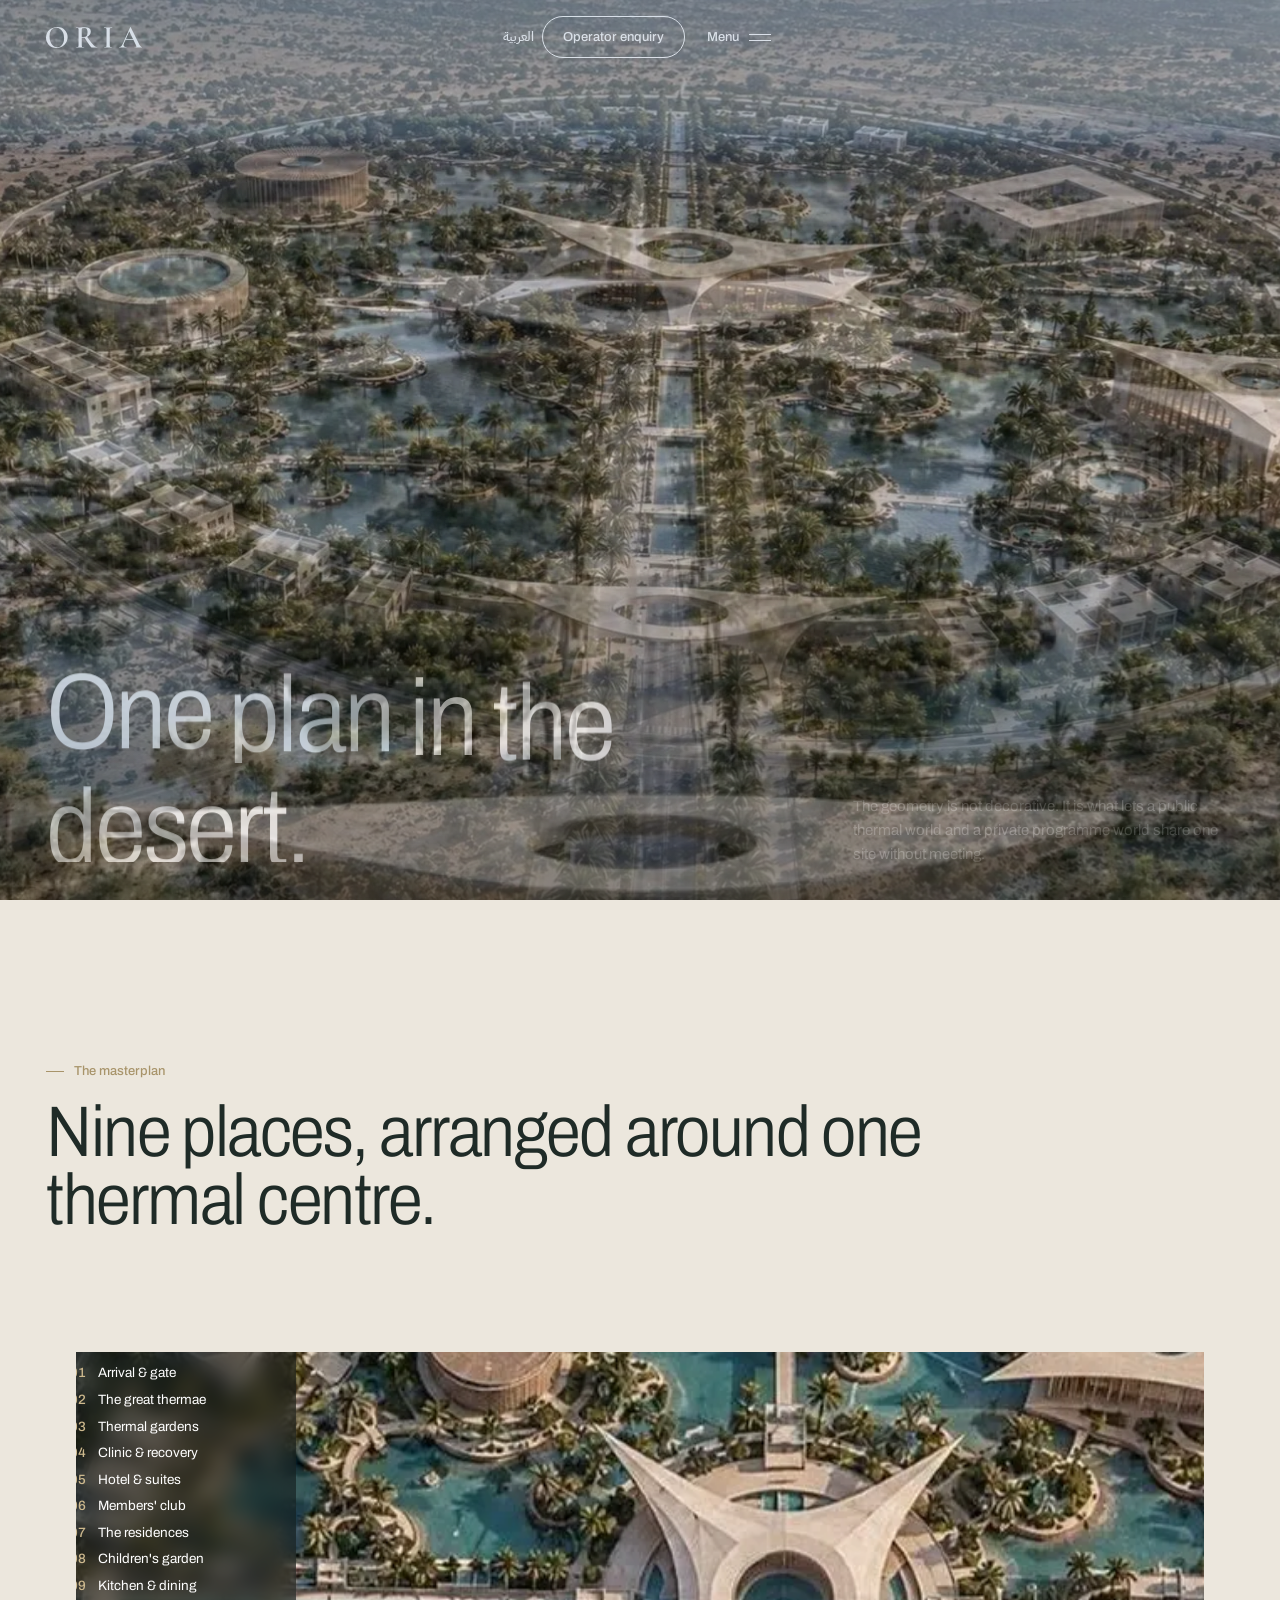
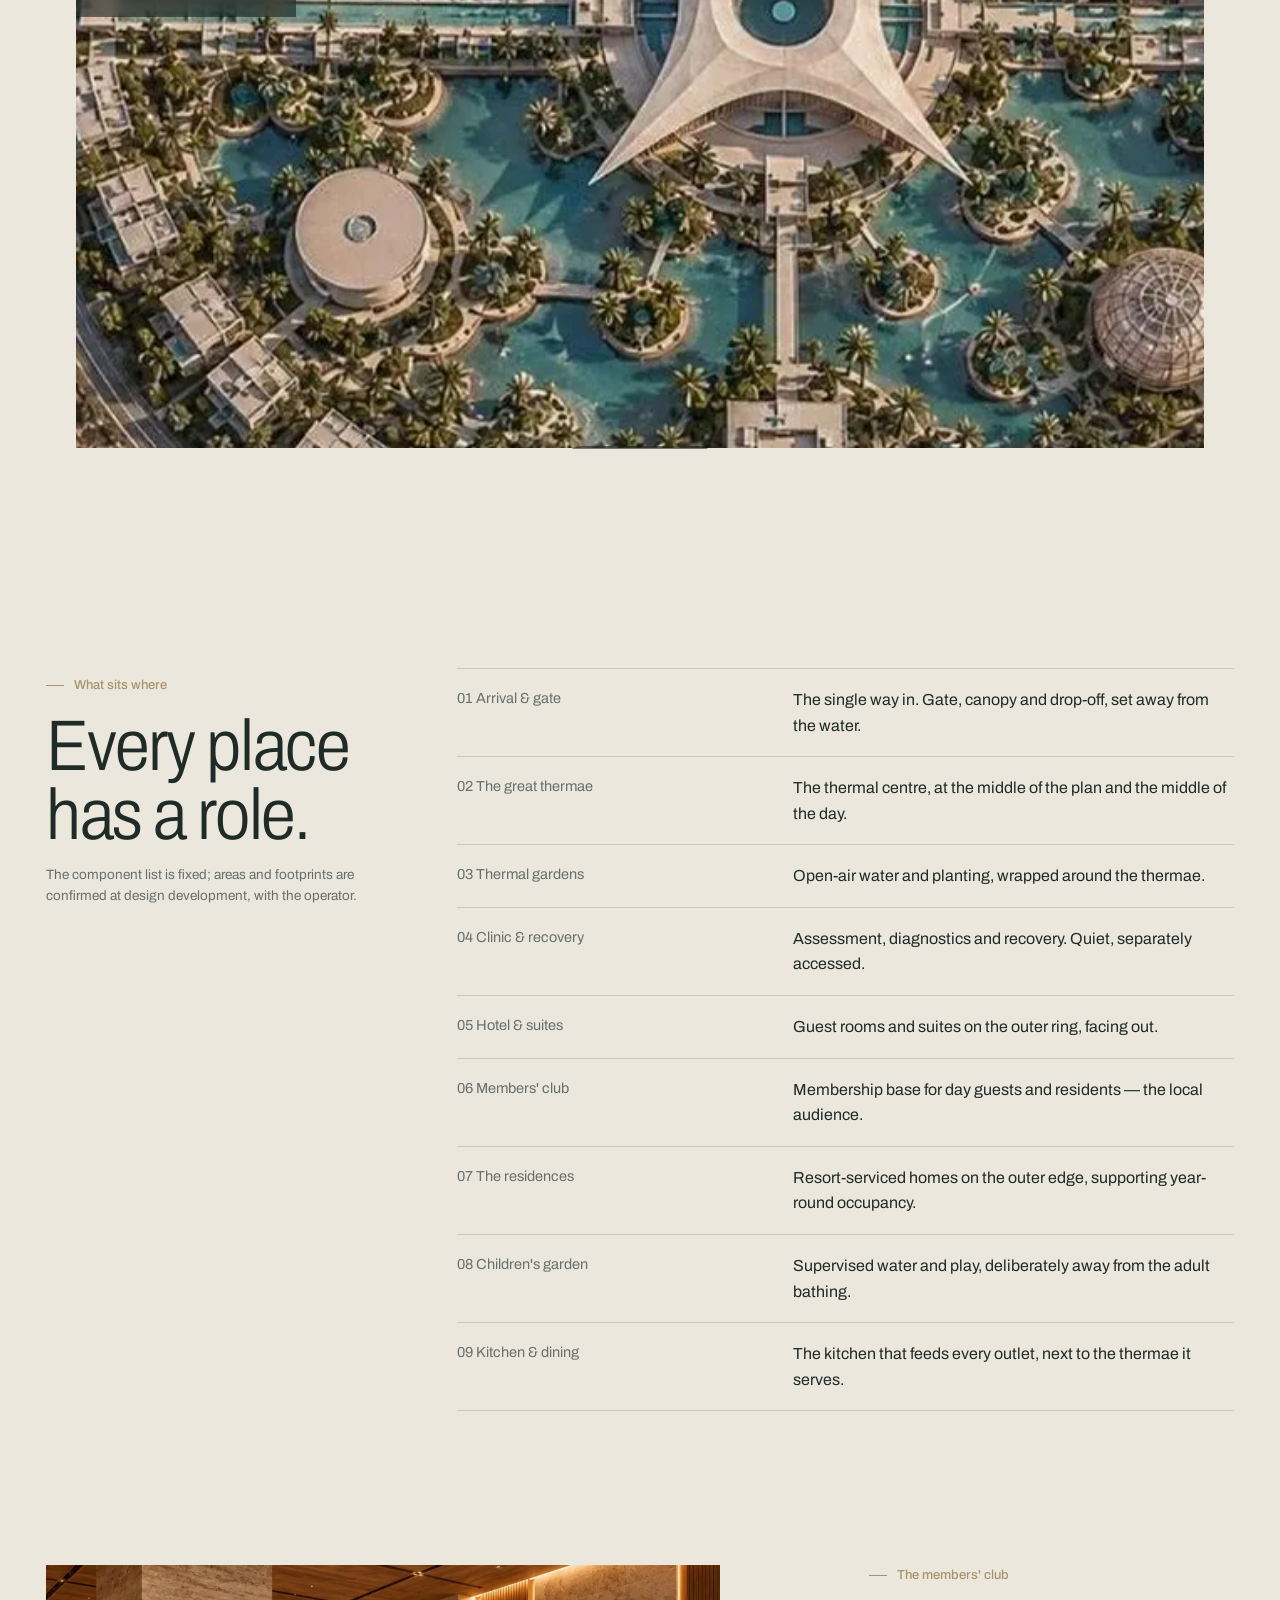
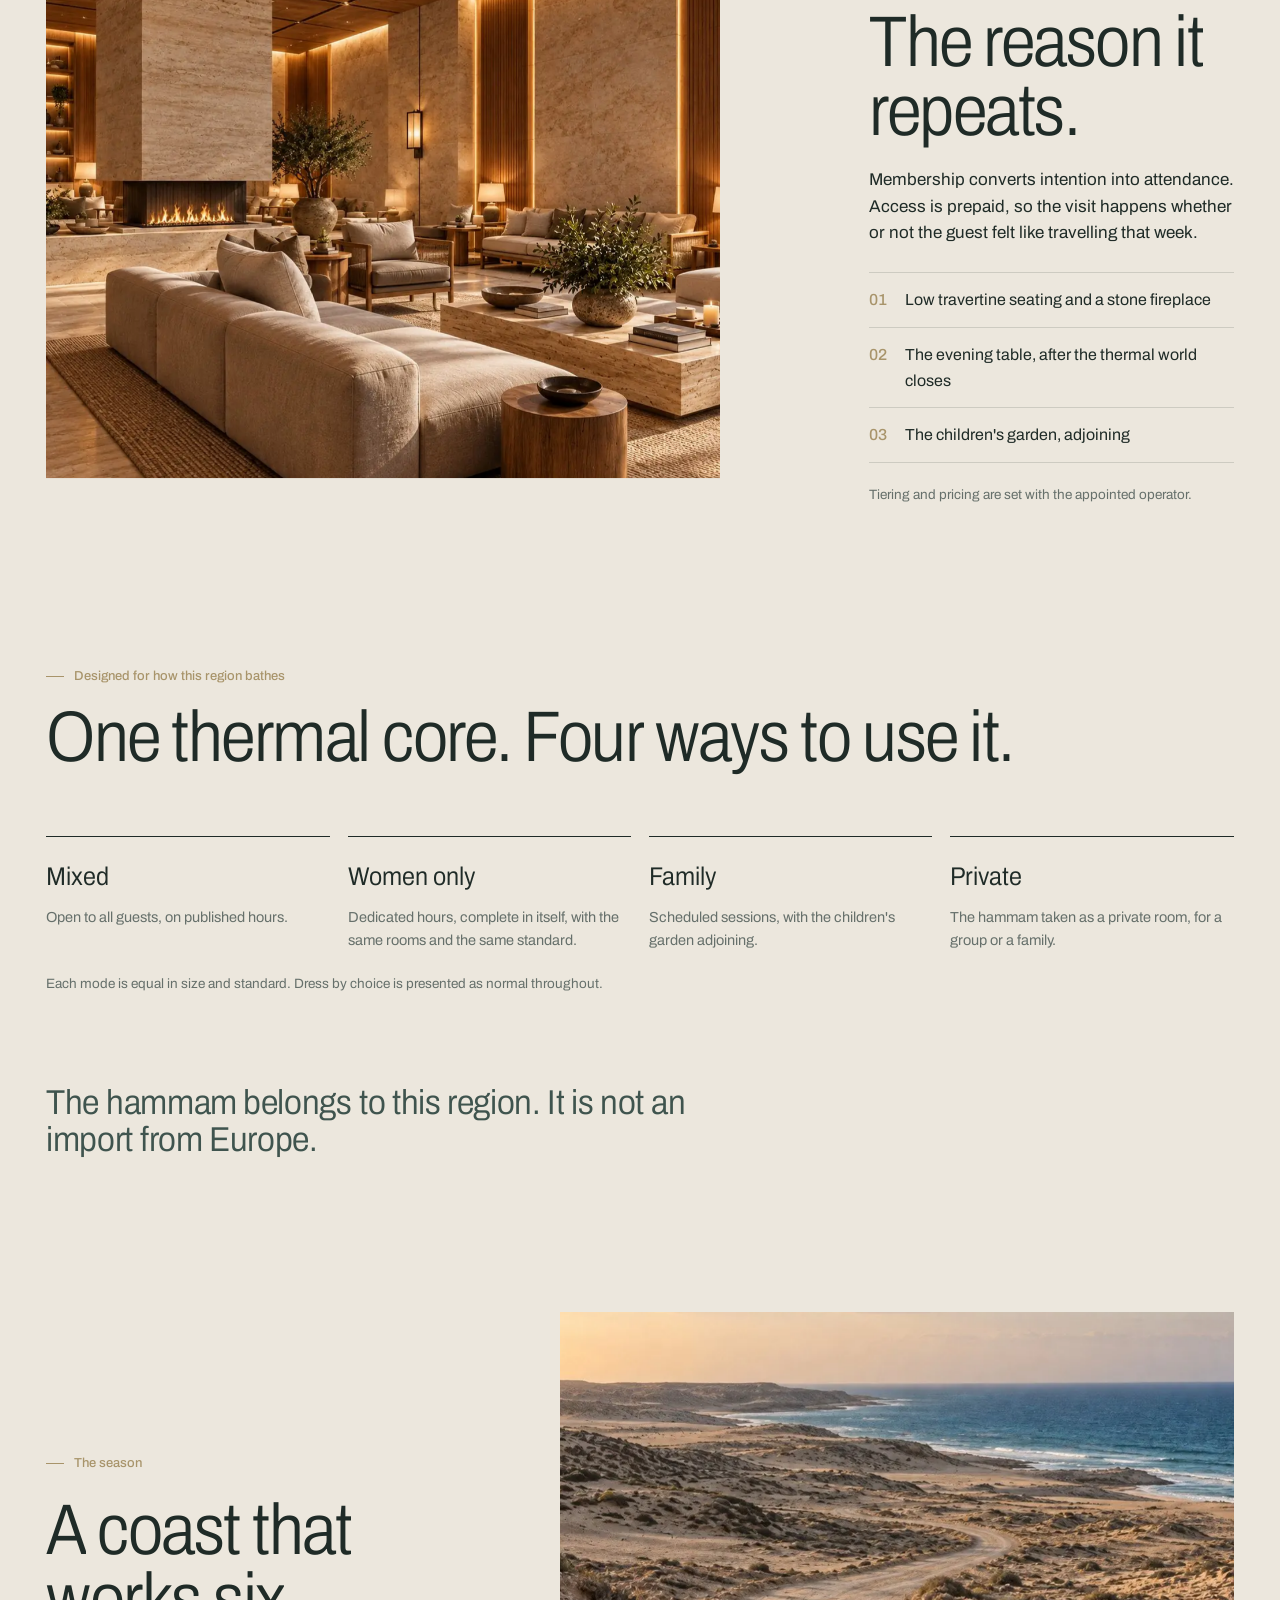
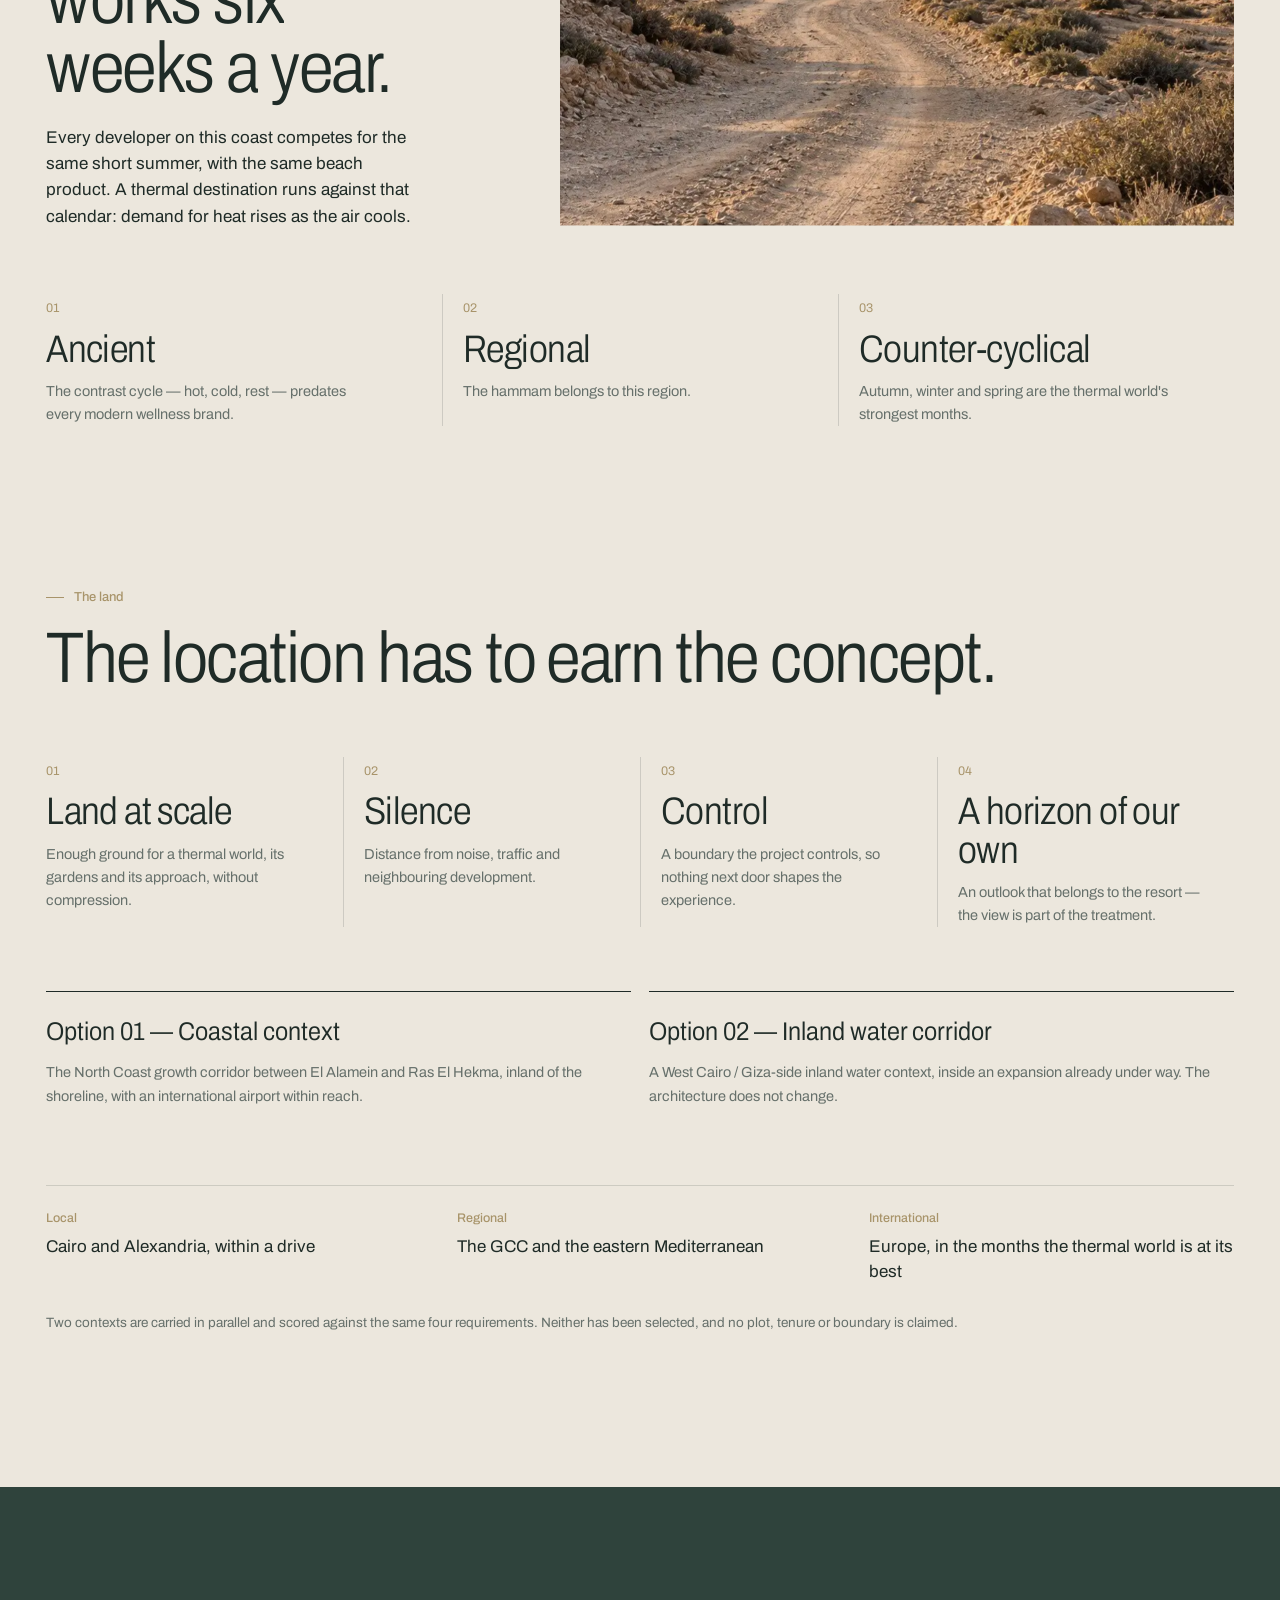
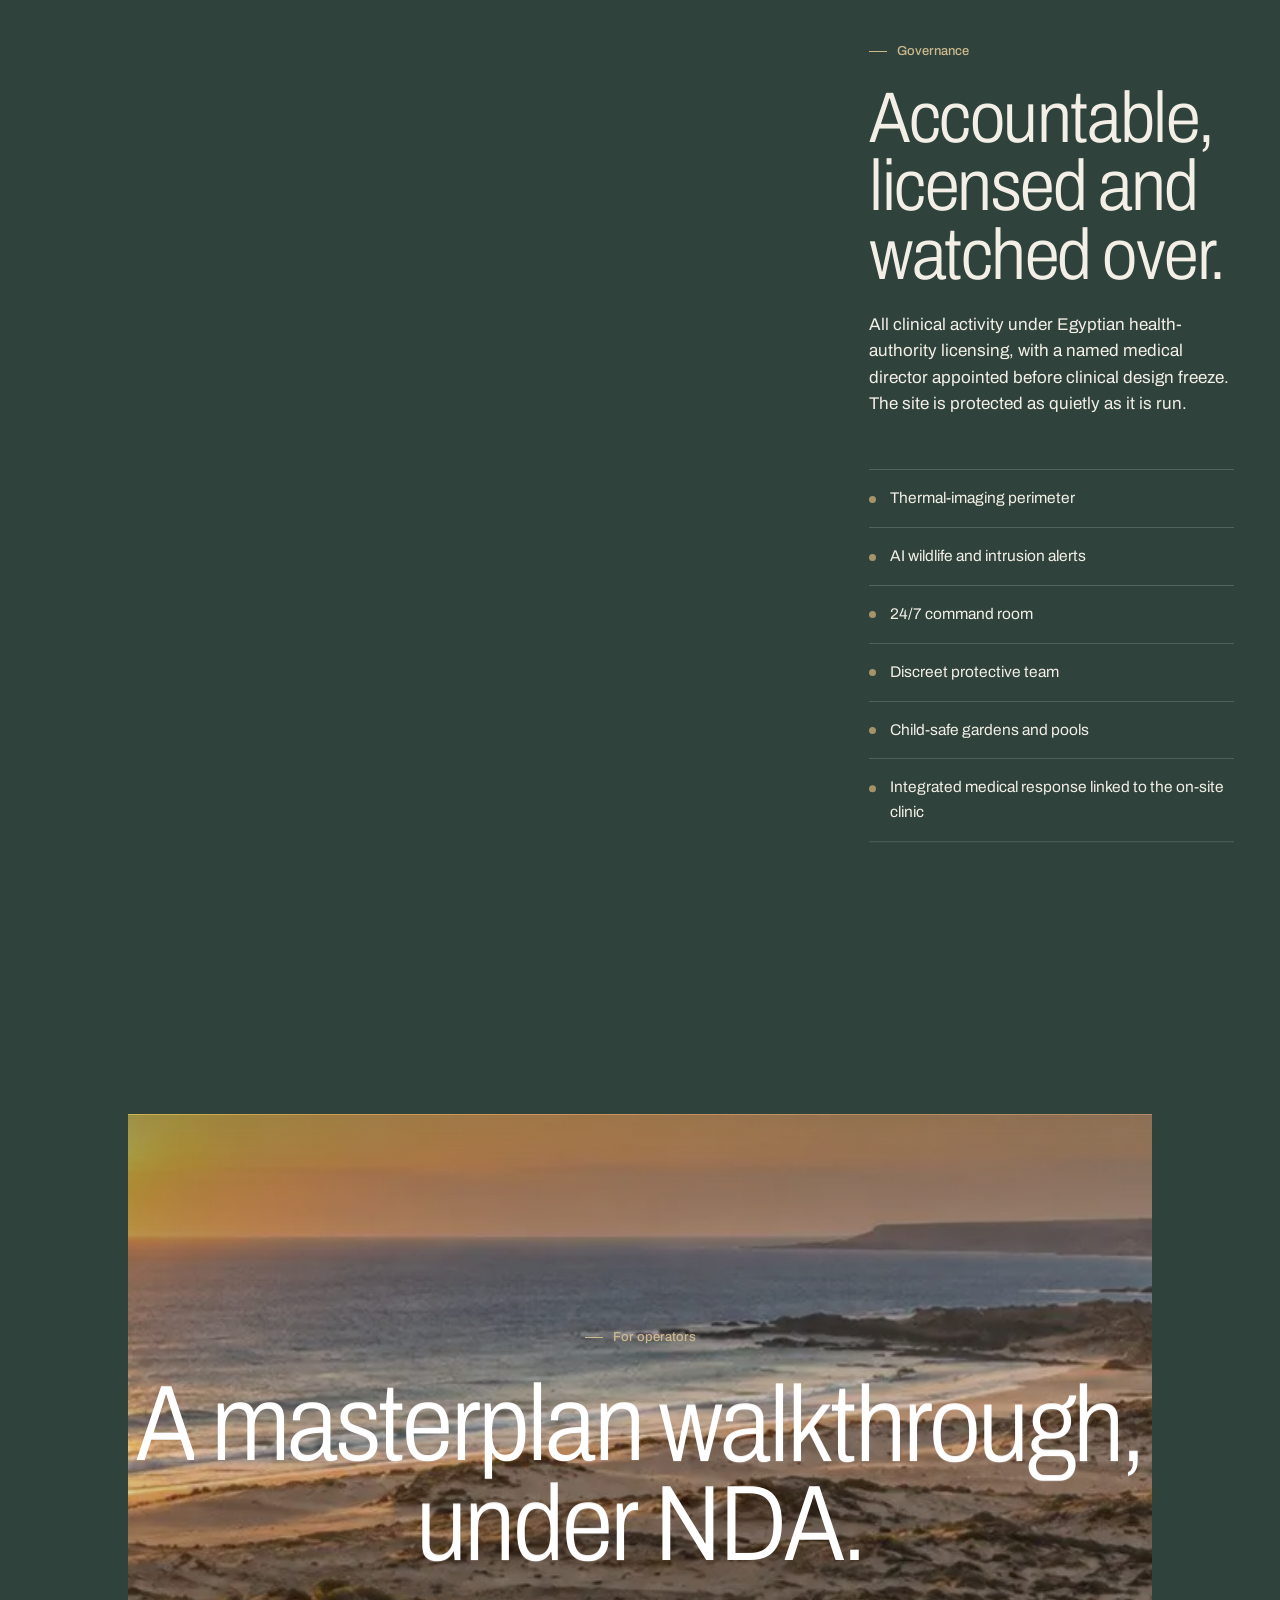
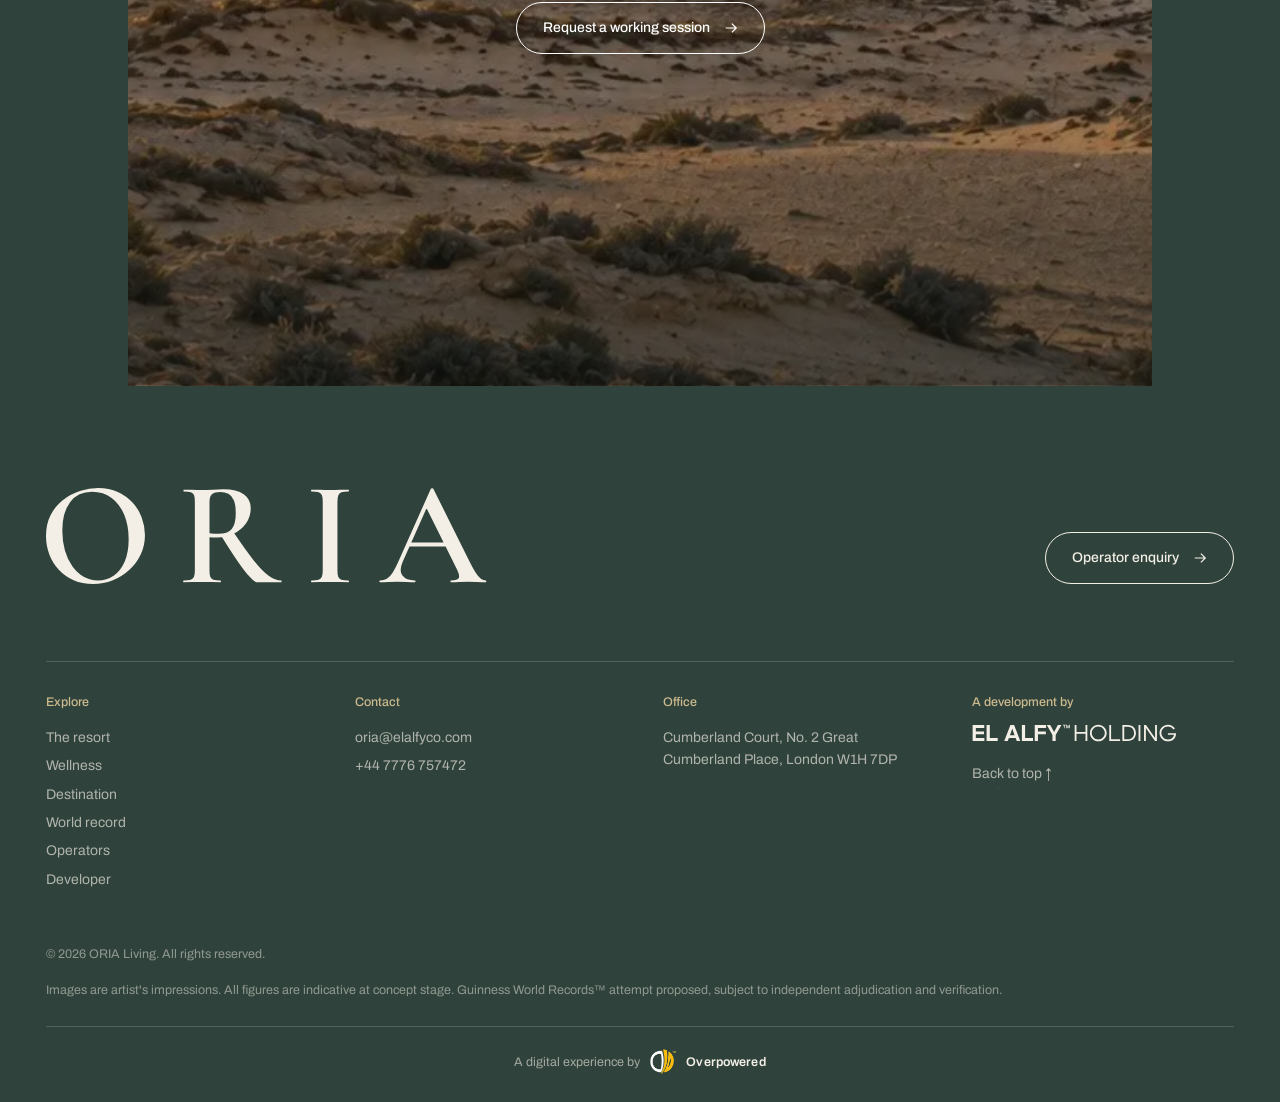
<file: destination.html>
<!DOCTYPE html>
<html lang="en">
<head>
<meta charset="utf-8">
<meta name="viewport" content="width=device-width, initial-scale=1, viewport-fit=cover">
<script>(function(){var L="en";try{var q=(location.search.match(/[?&]lang=(ar|en)/)||[])[1];L=q||localStorage.getItem("oria-lang")||"en";if(q)localStorage.setItem("oria-lang",q);}catch(e){}window.ORIA_LANG=L;if(L==="ar"){document.documentElement.lang="ar";document.documentElement.dir="rtl";}})();</script>
<title>ORIA — Destination</title>
<meta name="description" content="ORIA — a thermal-led Longevity &amp; Wellness Resort in Egypt, developed by El Alfy Holding and seeking a specialist wellness brand or resort operator to run it. Includes a proposed Guinness World Records™ attempt.">
<link rel="preconnect" href="https://fonts.googleapis.com">
<link rel="preconnect" href="https://fonts.gstatic.com" crossorigin>
<link href="https://fonts.googleapis.com/css2?family=Archivo:wdth,wght@62..125,100..900&family=IBM+Plex+Sans+Arabic:wght@200;300;400;500;600&display=swap" rel="stylesheet">
<link rel="stylesheet" href="style.css">
</head>
<body>
<svg width="0" height="0" style="position:absolute" aria-hidden="true"><defs><symbol id="lg-star" viewBox="158 54 1683 1325"><path fill="currentColor" fill-rule="evenodd" d="M1010.0,1348.8C1011.6,1337.1 1013.9,1322.8 1015.1,1317.0C1016.2,1311.2 1018.0,1302.5 1018.9,1297.5C1022.5,1279.6 1029.4,1254.7 1036.1,1235.5C1047.2,1203.8 1051.3,1193.7 1063.5,1168.4C1117.5,1056.7 1205.9,960.7 1319.7,890.3C1323.4,887.9 1330.5,883.5 1335.5,880.3C1354.4,868.4 1411.8,839.1 1449.8,822.0C1481.5,807.8 1540.3,788.2 1584.5,777.1C1606.2,771.6 1639.1,764.5 1649.5,763.0C1653.9,762.4 1660.9,761.0 1665.0,760.0C1669.1,759.0 1675.2,757.9 1678.5,757.5C1681.8,757.2 1690.8,755.8 1698.5,754.5C1706.2,753.2 1719.2,751.4 1727.5,750.6C1735.8,749.8 1745.0,748.6 1748.0,748.0C1751.0,747.4 1762.5,746.3 1773.5,745.5C1822.1,741.9 1834.0,740.4 1835.5,738.0C1836.6,736.2 1828.2,735.2 1800.0,733.5C1784.3,732.6 1771.2,731.6 1770.9,731.5C1770.6,731.3 1760.3,730.2 1748.0,729.0C1735.7,727.8 1723.5,726.5 1720.8,726.0C1718.1,725.4 1709.0,724.1 1700.7,723.1C1692.3,722.0 1682.1,720.4 1678.0,719.5C1673.9,718.6 1667.1,717.5 1663.0,716.9C1658.9,716.4 1650.3,714.8 1644.0,713.5C1637.7,712.1 1626.9,709.9 1620.0,708.5C1599.3,704.2 1580.5,699.6 1559.0,693.5C1485.5,672.6 1454.2,660.9 1392.0,630.8C1304.9,588.6 1214.9,522.3 1165.7,464.0C1158.5,455.5 1149.6,445.1 1146.0,441.0C1112.2,402.3 1071.0,331.4 1053.6,282.0C1051.7,276.8 1049.2,270.0 1048.0,267.0C1042.1,252.5 1030.6,213.9 1026.8,196.0C1026.3,193.5 1024.3,184.3 1022.5,175.5C1016.1,145.2 1011.2,109.4 1009.5,81.0C1008.6,66.6 1006.6,58.1 1004.4,60.2C1003.4,61.2 1001.9,72.1 1001.0,85.3C998.7,116.4 994.5,145.3 987.4,179.0C986.0,185.3 984.4,193.4 983.6,197.0C974.6,241.0 951.3,305.0 930.1,343.8C911.1,378.4 881.6,421.5 858.0,449.0C837.0,473.4 793.0,517.5 780.7,526.3C777.5,528.6 768.5,535.2 760.7,541.0C730.5,563.4 700.7,583.7 679.5,596.4C647.5,615.5 624.8,627.6 600.0,638.8C568.9,652.9 545.3,662.7 523.5,670.5C518.0,672.5 509.9,675.4 505.5,677.0C475.2,687.9 416.3,703.8 386.5,709.1C380.4,710.1 371.2,711.9 366.0,713.1C323.7,722.2 248.2,731.4 198.5,733.5C185.3,734.1 171.8,735.5 167.6,736.7C161.5,738.5 178.2,741.3 204.0,743.0C239.4,745.2 250.8,746.1 264.5,748.1C272.2,749.2 282.6,750.5 287.5,751.1C303.7,753.0 337.9,758.3 364.0,763.0C381.2,766.1 435.3,779.3 464.0,787.4C488.2,794.2 527.7,808.6 555.5,820.7C563.8,824.3 573.4,828.5 577.0,830.0C584.2,833.0 638.6,860.3 646.5,864.8C649.2,866.4 655.1,869.7 659.5,872.2C686.2,887.0 746.6,928.3 769.5,947.4C804.9,976.9 843.5,1015.7 871.4,1050.0C915.9,1104.6 958.2,1180.5 974.3,1234.5C983.0,1263.7 988.6,1284.7 990.4,1295.0C991.3,1299.7 993.1,1308.9 994.4,1315.5C995.8,1322.1 997.8,1334.5 999.0,1343.0C1002.3,1368.0 1004.1,1375.3 1006.1,1371.7C1006.6,1370.9 1008.4,1360.6 1010.0,1348.8ZM989.0,1020.0C981.0,1019.6 970.9,1018.7 966.5,1018.2C962.1,1017.6 954.7,1016.6 950.0,1016.0C939.8,1014.6 912.9,1008.7 907.4,1006.6C905.3,1005.8 901.5,1004.6 899.0,1004.0C894.9,1002.9 883.8,998.8 871.5,993.8C814.2,970.4 762.2,924.6 733.0,872.0C718.4,845.8 706.3,808.5 701.9,776.5C700.4,765.9 700.4,722.1 701.8,709.2C705.1,680.3 716.9,641.0 729.7,616.5C749.7,578.3 786.6,537.2 821.0,514.8C853.8,493.5 896.3,474.8 924.0,469.5C927.6,468.8 935.0,467.3 940.5,466.2C981.7,457.5 1038.2,458.1 1077.0,467.6C1111.1,475.9 1140.1,486.8 1166.5,501.3C1209.5,524.8 1244.1,559.2 1271.4,605.5C1278.6,617.6 1293.7,651.7 1295.9,660.8C1296.4,662.8 1297.8,668.1 1298.9,672.5C1301.7,682.9 1304.6,703.4 1306.1,724.1C1309.7,773.2 1298.7,826.0 1275.8,869.0C1238.2,939.6 1182.1,984.1 1100.5,1007.9C1079.1,1014.1 1024.9,1021.6 1007.0,1020.8C1005.1,1020.8 997.0,1020.4 989.0,1020.0Z"/></symbol><symbol id="lg-letters" viewBox="47 1411 1949 345"><path fill="currentColor" fill-rule="evenodd" d="M277.7,1750.6C283.6,1749.8 291.6,1748.8 295.5,1748.5C299.4,1748.1 304.3,1747.2 306.5,1746.4C308.7,1745.7 313.4,1744.4 317.0,1743.6C369.1,1731.4 415.7,1695.3 437.5,1650.5C450.9,1623.0 454.3,1601.7 451.0,1566.5C448.8,1543.0 435.0,1513.6 416.1,1492.2C384.8,1456.7 344.2,1435.3 292.9,1427.4C212.4,1415.0 138.0,1441.0 92.3,1497.5C57.1,1541.0 50.7,1606.8 76.8,1655.3C105.4,1708.3 159.9,1742.7 226.6,1749.5C234.8,1750.4 241.9,1751.2 242.5,1751.5C245.0,1752.4 268.0,1751.9 277.7,1750.6ZM748.1,1743.1L750.5,1741.2L750.8,1596.3C751.0,1461.7 751.1,1451.4 752.7,1450.2C755.3,1448.3 848.3,1448.5 860.6,1450.5C873.0,1452.5 886.5,1456.2 892.5,1459.3C915.9,1471.1 927.9,1492.1 926.7,1519.0C925.4,1551.1 907.3,1572.2 873.7,1581.0C863.7,1583.6 859.8,1584.1 840.4,1584.9C828.4,1585.4 817.1,1585.6 815.5,1585.3C811.9,1584.8 807.2,1586.4 806.4,1588.5C805.2,1591.5 807.2,1594.7 816.6,1605.0C828.2,1617.7 851.9,1645.0 865.5,1661.5C870.9,1668.1 882.2,1681.3 890.5,1690.9C912.6,1716.5 923.5,1729.4 928.6,1736.1C935.5,1745.1 935.0,1745.0 963.8,1745.0C987.1,1745.0 988.8,1744.9 990.4,1743.1C993.0,1740.2 991.7,1737.5 984.1,1729.5C980.4,1725.7 974.0,1718.5 969.9,1713.5C965.9,1708.5 958.7,1700.2 953.9,1695.0C949.2,1689.8 934.2,1672.5 920.5,1656.5C888.0,1618.4 879.8,1609.1 876.1,1605.6C874.4,1603.9 873.0,1601.8 873.0,1600.8C873.0,1598.8 872.2,1599.0 892.3,1595.5C939.4,1587.4 967.9,1564.7 975.0,1529.9C983.6,1487.9 958.6,1453.2 909.5,1439.0C885.0,1432.0 870.1,1431.0 782.2,1431.0C705.3,1431.0 705.4,1431.0 703.6,1435.7C703.2,1436.6 702.9,1505.4 702.9,1588.5L703.0,1739.5L706.0,1742.2L709.0,1745.0L727.4,1745.0C744.0,1745.0 746.0,1744.8 748.1,1743.1ZM1297.1,1743.6C1301.1,1741.9 1301.1,1742.7 1301.7,1589.6C1302.4,1432.6 1302.4,1435.5 1297.7,1433.2C1295.5,1432.1 1280.8,1431.4 1266.7,1431.8C1259.9,1432.0 1258.6,1432.3 1256.5,1434.5L1254.0,1436.9L1254.0,1588.0C1254.0,1693.0 1254.3,1739.7 1255.1,1741.1C1255.7,1742.2 1257.0,1743.4 1258.2,1743.9C1260.6,1744.8 1294.9,1744.5 1297.1,1743.6ZM1989.6,1742.8C1992.1,1740.3 1991.0,1737.8 1981.0,1724.0C1976.0,1717.1 1968.9,1707.2 1965.1,1702.0C1961.4,1696.8 1954.6,1687.3 1950.0,1681.0C1945.4,1674.7 1936.2,1661.6 1929.5,1652.0C1909.2,1622.6 1896.2,1604.3 1882.0,1585.0C1874.5,1574.8 1866.3,1563.6 1863.8,1560.0C1853.9,1545.8 1837.1,1521.6 1829.0,1509.9C1824.3,1503.2 1817.1,1493.1 1813.0,1487.6C1808.9,1482.0 1799.4,1469.0 1792.0,1458.6C1767.7,1424.4 1769.0,1424.6 1748.5,1453.0C1737.1,1468.8 1737.4,1468.3 1710.9,1504.0C1699.6,1519.1 1688.7,1534.0 1686.5,1537.0C1684.3,1540.0 1672.7,1555.8 1660.5,1572.0C1648.4,1588.3 1636.8,1604.0 1634.8,1607.0C1632.8,1610.0 1626.2,1618.6 1620.3,1626.0C1614.4,1633.5 1606.7,1643.6 1603.3,1648.5C1589.0,1669.0 1565.0,1701.6 1544.1,1728.9C1536.1,1739.3 1536.1,1739.1 1539.0,1742.0C1541.7,1744.7 1557.3,1744.9 1560.7,1742.2C1561.9,1741.3 1568.0,1733.5 1574.2,1725.0C1580.4,1716.5 1588.4,1705.5 1592.0,1700.6C1595.6,1695.7 1603.7,1684.9 1610.0,1676.6C1616.3,1668.3 1624.4,1657.5 1628.0,1652.5C1631.5,1647.5 1639.8,1636.1 1646.5,1627.0C1660.0,1608.8 1678.5,1583.3 1687.0,1571.5C1690.0,1567.3 1699.9,1553.8 1709.0,1541.6C1718.1,1529.4 1729.8,1513.6 1735.1,1506.4C1745.9,1492.0 1747.1,1490.7 1749.4,1491.6C1751.0,1492.2 1759.7,1503.9 1772.5,1522.5C1776.3,1528.0 1783.8,1538.4 1789.1,1545.6C1794.4,1552.8 1803.6,1565.8 1809.6,1574.6C1815.5,1583.3 1824.9,1596.8 1830.5,1604.5C1836.0,1612.2 1846.2,1626.6 1853.0,1636.5C1859.8,1646.4 1868.3,1658.5 1871.9,1663.5C1875.5,1668.5 1881.4,1676.8 1885.0,1682.0C1910.2,1718.1 1927.3,1741.2 1930.5,1743.2C1934.8,1745.8 1986.9,1745.5 1989.6,1742.8ZM230.0,1733.0C228.1,1732.6 221.4,1731.1 215.2,1729.6C177.5,1721.0 139.6,1690.5 122.0,1654.5C106.4,1622.7 102.8,1575.2 113.3,1541.5C126.4,1499.7 154.6,1468.9 194.6,1452.7C199.7,1450.7 204.2,1449.0 204.8,1449.0C205.3,1449.0 208.6,1448.1 212.1,1446.9C227.0,1442.2 264.5,1440.0 282.5,1442.9C304.6,1446.5 329.7,1457.0 347.5,1470.2C392.7,1503.7 412.0,1556.2 401.6,1617.5C396.2,1649.2 384.6,1671.4 362.3,1693.1C341.4,1713.4 320.7,1724.5 292.5,1730.6C281.8,1733.0 278.0,1733.3 257.0,1733.6C244.1,1733.7 231.9,1733.5 230.0,1733.0Z"/></symbol><symbol id="lg-full" viewBox="47 54 1949 1702"><path fill="currentColor" fill-rule="evenodd" d="M277.7,1750.6C283.6,1749.8 291.6,1748.8 295.5,1748.5C299.4,1748.1 304.3,1747.2 306.5,1746.4C308.7,1745.7 313.4,1744.4 317.0,1743.6C369.1,1731.4 415.7,1695.3 437.5,1650.5C450.9,1623.0 454.3,1601.7 451.0,1566.5C448.8,1543.0 435.0,1513.6 416.1,1492.2C384.8,1456.7 344.2,1435.3 292.9,1427.4C212.4,1415.0 138.0,1441.0 92.3,1497.5C57.1,1541.0 50.7,1606.8 76.8,1655.3C105.4,1708.3 159.9,1742.7 226.6,1749.5C234.8,1750.4 241.9,1751.2 242.5,1751.5C245.0,1752.4 268.0,1751.9 277.7,1750.6ZM748.1,1743.1L750.5,1741.2L750.8,1596.3C751.0,1461.7 751.1,1451.4 752.7,1450.2C755.3,1448.3 848.3,1448.5 860.6,1450.5C873.0,1452.5 886.5,1456.2 892.5,1459.3C915.9,1471.1 927.9,1492.1 926.7,1519.0C925.4,1551.1 907.3,1572.2 873.7,1581.0C863.7,1583.6 859.8,1584.1 840.4,1584.9C828.4,1585.4 817.1,1585.6 815.5,1585.3C811.9,1584.8 807.2,1586.4 806.4,1588.5C805.2,1591.5 807.2,1594.7 816.6,1605.0C828.2,1617.7 851.9,1645.0 865.5,1661.5C870.9,1668.1 882.2,1681.3 890.5,1690.9C912.6,1716.5 923.5,1729.4 928.6,1736.1C935.5,1745.1 935.0,1745.0 963.8,1745.0C987.1,1745.0 988.8,1744.9 990.4,1743.1C993.0,1740.2 991.7,1737.5 984.1,1729.5C980.4,1725.7 974.0,1718.5 969.9,1713.5C965.9,1708.5 958.7,1700.2 953.9,1695.0C949.2,1689.8 934.2,1672.5 920.5,1656.5C888.0,1618.4 879.8,1609.1 876.1,1605.6C874.4,1603.9 873.0,1601.8 873.0,1600.8C873.0,1598.8 872.2,1599.0 892.3,1595.5C939.4,1587.4 967.9,1564.7 975.0,1529.9C983.6,1487.9 958.6,1453.2 909.5,1439.0C885.0,1432.0 870.1,1431.0 782.2,1431.0C705.3,1431.0 705.4,1431.0 703.6,1435.7C703.2,1436.6 702.9,1505.4 702.9,1588.5L703.0,1739.5L706.0,1742.2L709.0,1745.0L727.4,1745.0C744.0,1745.0 746.0,1744.8 748.1,1743.1ZM1297.1,1743.6C1301.1,1741.9 1301.1,1742.7 1301.7,1589.6C1302.4,1432.6 1302.4,1435.5 1297.7,1433.2C1295.5,1432.1 1280.8,1431.4 1266.7,1431.8C1259.9,1432.0 1258.6,1432.3 1256.5,1434.5L1254.0,1436.9L1254.0,1588.0C1254.0,1693.0 1254.3,1739.7 1255.1,1741.1C1255.7,1742.2 1257.0,1743.4 1258.2,1743.9C1260.6,1744.8 1294.9,1744.5 1297.1,1743.6ZM1989.6,1742.8C1992.1,1740.3 1991.0,1737.8 1981.0,1724.0C1976.0,1717.1 1968.9,1707.2 1965.1,1702.0C1961.4,1696.8 1954.6,1687.3 1950.0,1681.0C1945.4,1674.7 1936.2,1661.6 1929.5,1652.0C1909.2,1622.6 1896.2,1604.3 1882.0,1585.0C1874.5,1574.8 1866.3,1563.6 1863.8,1560.0C1853.9,1545.8 1837.1,1521.6 1829.0,1509.9C1824.3,1503.2 1817.1,1493.1 1813.0,1487.6C1808.9,1482.0 1799.4,1469.0 1792.0,1458.6C1767.7,1424.4 1769.0,1424.6 1748.5,1453.0C1737.1,1468.8 1737.4,1468.3 1710.9,1504.0C1699.6,1519.1 1688.7,1534.0 1686.5,1537.0C1684.3,1540.0 1672.7,1555.8 1660.5,1572.0C1648.4,1588.3 1636.8,1604.0 1634.8,1607.0C1632.8,1610.0 1626.2,1618.6 1620.3,1626.0C1614.4,1633.5 1606.7,1643.6 1603.3,1648.5C1589.0,1669.0 1565.0,1701.6 1544.1,1728.9C1536.1,1739.3 1536.1,1739.1 1539.0,1742.0C1541.7,1744.7 1557.3,1744.9 1560.7,1742.2C1561.9,1741.3 1568.0,1733.5 1574.2,1725.0C1580.4,1716.5 1588.4,1705.5 1592.0,1700.6C1595.6,1695.7 1603.7,1684.9 1610.0,1676.6C1616.3,1668.3 1624.4,1657.5 1628.0,1652.5C1631.5,1647.5 1639.8,1636.1 1646.5,1627.0C1660.0,1608.8 1678.5,1583.3 1687.0,1571.5C1690.0,1567.3 1699.9,1553.8 1709.0,1541.6C1718.1,1529.4 1729.8,1513.6 1735.1,1506.4C1745.9,1492.0 1747.1,1490.7 1749.4,1491.6C1751.0,1492.2 1759.7,1503.9 1772.5,1522.5C1776.3,1528.0 1783.8,1538.4 1789.1,1545.6C1794.4,1552.8 1803.6,1565.8 1809.6,1574.6C1815.5,1583.3 1824.9,1596.8 1830.5,1604.5C1836.0,1612.2 1846.2,1626.6 1853.0,1636.5C1859.8,1646.4 1868.3,1658.5 1871.9,1663.5C1875.5,1668.5 1881.4,1676.8 1885.0,1682.0C1910.2,1718.1 1927.3,1741.2 1930.5,1743.2C1934.8,1745.8 1986.9,1745.5 1989.6,1742.8ZM230.0,1733.0C228.1,1732.6 221.4,1731.1 215.2,1729.6C177.5,1721.0 139.6,1690.5 122.0,1654.5C106.4,1622.7 102.8,1575.2 113.3,1541.5C126.4,1499.7 154.6,1468.9 194.6,1452.7C199.7,1450.7 204.2,1449.0 204.8,1449.0C205.3,1449.0 208.6,1448.1 212.1,1446.9C227.0,1442.2 264.5,1440.0 282.5,1442.9C304.6,1446.5 329.7,1457.0 347.5,1470.2C392.7,1503.7 412.0,1556.2 401.6,1617.5C396.2,1649.2 384.6,1671.4 362.3,1693.1C341.4,1713.4 320.7,1724.5 292.5,1730.6C281.8,1733.0 278.0,1733.3 257.0,1733.6C244.1,1733.7 231.9,1733.5 230.0,1733.0ZM1010.0,1348.8C1011.6,1337.1 1013.9,1322.8 1015.1,1317.0C1016.2,1311.2 1018.0,1302.5 1018.9,1297.5C1022.5,1279.6 1029.4,1254.7 1036.1,1235.5C1047.2,1203.8 1051.3,1193.7 1063.5,1168.4C1117.5,1056.7 1205.9,960.7 1319.7,890.3C1323.4,887.9 1330.5,883.5 1335.5,880.3C1354.4,868.4 1411.8,839.1 1449.8,822.0C1481.5,807.8 1540.3,788.2 1584.5,777.1C1606.2,771.6 1639.1,764.5 1649.5,763.0C1653.9,762.4 1660.9,761.0 1665.0,760.0C1669.1,759.0 1675.2,757.9 1678.5,757.5C1681.8,757.2 1690.8,755.8 1698.5,754.5C1706.2,753.2 1719.2,751.4 1727.5,750.6C1735.8,749.8 1745.0,748.6 1748.0,748.0C1751.0,747.4 1762.5,746.3 1773.5,745.5C1822.1,741.9 1834.0,740.4 1835.5,738.0C1836.6,736.2 1828.2,735.2 1800.0,733.5C1784.3,732.6 1771.2,731.6 1770.9,731.5C1770.6,731.3 1760.3,730.2 1748.0,729.0C1735.7,727.8 1723.5,726.5 1720.8,726.0C1718.1,725.4 1709.0,724.1 1700.7,723.1C1692.3,722.0 1682.1,720.4 1678.0,719.5C1673.9,718.6 1667.1,717.5 1663.0,716.9C1658.9,716.4 1650.3,714.8 1644.0,713.5C1637.7,712.1 1626.9,709.9 1620.0,708.5C1599.3,704.2 1580.5,699.6 1559.0,693.5C1485.5,672.6 1454.2,660.9 1392.0,630.8C1304.9,588.6 1214.9,522.3 1165.7,464.0C1158.5,455.5 1149.6,445.1 1146.0,441.0C1112.2,402.3 1071.0,331.4 1053.6,282.0C1051.7,276.8 1049.2,270.0 1048.0,267.0C1042.1,252.5 1030.6,213.9 1026.8,196.0C1026.3,193.5 1024.3,184.3 1022.5,175.5C1016.1,145.2 1011.2,109.4 1009.5,81.0C1008.6,66.6 1006.6,58.1 1004.4,60.2C1003.4,61.2 1001.9,72.1 1001.0,85.3C998.7,116.4 994.5,145.3 987.4,179.0C986.0,185.3 984.4,193.4 983.6,197.0C974.6,241.0 951.3,305.0 930.1,343.8C911.1,378.4 881.6,421.5 858.0,449.0C837.0,473.4 793.0,517.5 780.7,526.3C777.5,528.6 768.5,535.2 760.7,541.0C730.5,563.4 700.7,583.7 679.5,596.4C647.5,615.5 624.8,627.6 600.0,638.8C568.9,652.9 545.3,662.7 523.5,670.5C518.0,672.5 509.9,675.4 505.5,677.0C475.2,687.9 416.3,703.8 386.5,709.1C380.4,710.1 371.2,711.9 366.0,713.1C323.7,722.2 248.2,731.4 198.5,733.5C185.3,734.1 171.8,735.5 167.6,736.7C161.5,738.5 178.2,741.3 204.0,743.0C239.4,745.2 250.8,746.1 264.5,748.1C272.2,749.2 282.6,750.5 287.5,751.1C303.7,753.0 337.9,758.3 364.0,763.0C381.2,766.1 435.3,779.3 464.0,787.4C488.2,794.2 527.7,808.6 555.5,820.7C563.8,824.3 573.4,828.5 577.0,830.0C584.2,833.0 638.6,860.3 646.5,864.8C649.2,866.4 655.1,869.7 659.5,872.2C686.2,887.0 746.6,928.3 769.5,947.4C804.9,976.9 843.5,1015.7 871.4,1050.0C915.9,1104.6 958.2,1180.5 974.3,1234.5C983.0,1263.7 988.6,1284.7 990.4,1295.0C991.3,1299.7 993.1,1308.9 994.4,1315.5C995.8,1322.1 997.8,1334.5 999.0,1343.0C1002.3,1368.0 1004.1,1375.3 1006.1,1371.7C1006.6,1370.9 1008.4,1360.6 1010.0,1348.8ZM989.0,1020.0C981.0,1019.6 970.9,1018.7 966.5,1018.2C962.1,1017.6 954.7,1016.6 950.0,1016.0C939.8,1014.6 912.9,1008.7 907.4,1006.6C905.3,1005.8 901.5,1004.6 899.0,1004.0C894.9,1002.9 883.8,998.8 871.5,993.8C814.2,970.4 762.2,924.6 733.0,872.0C718.4,845.8 706.3,808.5 701.9,776.5C700.4,765.9 700.4,722.1 701.8,709.2C705.1,680.3 716.9,641.0 729.7,616.5C749.7,578.3 786.6,537.2 821.0,514.8C853.8,493.5 896.3,474.8 924.0,469.5C927.6,468.8 935.0,467.3 940.5,466.2C981.7,457.5 1038.2,458.1 1077.0,467.6C1111.1,475.9 1140.1,486.8 1166.5,501.3C1209.5,524.8 1244.1,559.2 1271.4,605.5C1278.6,617.6 1293.7,651.7 1295.9,660.8C1296.4,662.8 1297.8,668.1 1298.9,672.5C1301.7,682.9 1304.6,703.4 1306.1,724.1C1309.7,773.2 1298.7,826.0 1275.8,869.0C1238.2,939.6 1182.1,984.1 1100.5,1007.9C1079.1,1014.1 1024.9,1021.6 1007.0,1020.8C1005.1,1020.8 997.0,1020.4 989.0,1020.0Z"/></symbol>
<g>
<g id="eag-0-0">
<path d="M 81.671875 -18.453125 L 28.59375 -18.453125 L 28.59375 -41.4375 L 79.40625 -41.4375 L 79.40625 -59.4375 L 28.59375 -59.4375 L 28.59375 -81.0625 L 80.921875 -81.0625 L 80.921875 -99.515625 L 8.625 -99.515625 L 8.625 0 L 81.671875 0 Z M 81.671875 -18.453125 "/>
</g>
<g id="eag-0-1">
<path d="M 77.890625 -18.75 L 28.59375 -18.75 L 28.59375 -99.515625 L 8.625 -99.515625 L 8.625 0 L 77.890625 0 Z M 77.890625 -18.75 "/>
</g>
<g id="eag-0-2">
</g>
<g id="eag-0-3">
<path d="M 0.609375 0 L 22.390625 0 L 29.640625 -18.609375 L 71.390625 -18.609375 L 78.65625 0 L 100.4375 0 L 61.859375 -99.515625 L 39.171875 -99.515625 Z M 50.359375 -75.78125 L 50.671875 -75.78125 L 65.03125 -35.546875 L 36.15625 -35.546875 Z M 50.359375 -75.78125 "/>
</g>
<g id="eag-0-4">
<path d="M 28.59375 -41.4375 L 77.890625 -41.4375 L 77.890625 -59.4375 L 28.59375 -59.4375 L 28.59375 -81.0625 L 79.25 -81.0625 L 79.25 -99.515625 L 8.625 -99.515625 L 8.625 0 L 28.59375 0 Z M 28.59375 -41.4375 "/>
</g>
<g id="eag-0-5">
<path d="M 36.453125 0 L 56.421875 0 L 56.421875 -37.0625 L 91.953125 -99.515625 L 70.1875 -99.515625 L 46.4375 -55.8125 L 22.6875 -99.515625 L 1.0625 -99.515625 L 36.453125 -37.0625 Z M 36.453125 0 "/>
</g>
<g id="eag-1-0">
<path d="M 17.96875 -21.65625 L 0.453125 -21.65625 L 0.453125 -17.578125 L 7.046875 -17.578125 L 7.046875 0 L 11.390625 0 L 11.390625 -17.578125 L 17.96875 -17.578125 Z M 17.96875 -21.65625 "/>
</g>
<g id="eag-1-1">
<path d="M 1.609375 0 L 6.03125 0 L 6.6875 -7.375 L 7.078125 -14.953125 L 12.21875 -0.625 L 16.265625 -0.625 L 21.328125 -14.90625 L 21.40625 -14.71875 L 21.796875 -7.375 L 22.453125 0 L 26.859375 0 L 24.921875 -21.65625 L 20.1875 -21.65625 L 14.25 -6.453125 L 14.1875 -6.453125 L 8.265625 -21.65625 L 3.5625 -21.65625 Z M 1.609375 0 "/>
</g>
<g id="eag-2-0">
<path d="M 11.34375 0 L 22.6875 0 L 22.6875 -45.828125 L 78.796875 -45.828125 L 78.796875 0 L 90.140625 0 L 90.140625 -99.515625 L 78.796875 -99.515625 L 78.796875 -56.5625 L 22.6875 -56.5625 L 22.6875 -99.515625 L 11.34375 -99.515625 Z M 11.34375 0 "/>
</g>
<g id="eag-2-1">
<path d="M 5.4375 -49.609375 C 5.4375 -21.171875 28.890625 2.125 57.46875 2.125 C 86.0625 2.125 109.5 -21.171875 109.5 -49.609375 C 109.5 -78.34375 86.0625 -101.640625 57.46875 -101.640625 C 28.890625 -101.640625 5.4375 -78.34375 5.4375 -49.609375 Z M 16.78125 -49.609375 C 16.78125 -72.140625 35.09375 -90.296875 57.46875 -90.296875 C 79.703125 -90.296875 98.015625 -72.140625 98.015625 -49.609375 C 98.015625 -27.375 79.703125 -9.21875 57.46875 -9.21875 C 35.09375 -9.21875 16.78125 -27.375 16.78125 -49.609375 Z M 16.78125 -49.609375 "/>
</g>
<g id="eag-2-2">
<path d="M 78.796875 -10.734375 L 22.6875 -10.734375 L 22.6875 -99.515625 L 11.34375 -99.515625 L 11.34375 0 L 78.796875 0 Z M 78.796875 -10.734375 "/>
</g>
<g id="eag-2-3">
<path d="M 45.828125 -88.78125 C 69.875 -88.78125 84.09375 -70.9375 84.09375 -49.765625 C 84.09375 -28.59375 69.875 -10.734375 45.828125 -10.734375 L 22.6875 -10.734375 L 22.6875 -88.78125 Z M 45.828125 0 C 76.078125 0 95.59375 -22.390625 95.59375 -49.765625 C 95.59375 -77.140625 76.078125 -99.515625 45.828125 -99.515625 L 11.34375 -99.515625 L 11.34375 0 Z M 45.828125 0 "/>
</g>
<g id="eag-2-4">
<path d="M 22.6875 -99.515625 L 11.34375 -99.515625 L 11.34375 0 L 22.6875 0 Z M 22.6875 -99.515625 "/>
</g>
<g id="eag-2-5">
<path d="M 11.34375 0 L 22.6875 0 L 22.6875 -81.671875 L 79.40625 0 L 91.5 0 L 91.5 -99.515625 L 80.15625 -99.515625 L 80.15625 -18 L 23.4375 -99.515625 L 11.34375 -99.515625 Z M 11.34375 0 "/>
</g>
<g id="eag-2-6">
<path d="M 107.6875 -49 L 57.328125 -49 L 57.328125 -38.265625 L 95.59375 -38.265625 C 92.5625 -18.296875 76.53125 -9.21875 57.328125 -9.21875 C 34.9375 -9.21875 16.640625 -27.375 16.640625 -49.609375 C 16.640625 -72.140625 34.9375 -90.296875 57.328125 -90.296875 C 71.6875 -90.296875 84.25 -82.734375 91.5 -71.390625 L 101.03125 -77.59375 C 91.8125 -92.109375 75.625 -101.640625 57.328125 -101.640625 C 28.734375 -101.640625 5.296875 -78.34375 5.296875 -49.609375 C 5.296875 -21.171875 28.734375 2.125 57.328125 2.125 C 88.03125 2.125 106.9375 -17.390625 107.6875 -45.21875 Z M 107.6875 -49 "/>
</g>
</g>
<symbol id="ea-logo" viewBox="94 97 1274 112">
<g fill="currentColor" fill-opacity="1">
<use href="#eag-0-0" x="89.3237" y="202.7886"/>
<use href="#eag-0-1" x="176.145103" y="202.7886"/>
<use href="#eag-0-2" x="256.15995" y="202.7886"/>
<use href="#eag-0-3" x="293.97415" y="202.7886"/>
<use href="#eag-0-1" x="395.769977" y="202.7886"/>
<use href="#eag-0-4" x="475.784824" y="202.7886"/>
<use href="#eag-0-5" x="558.21978" y="202.7886"/>
</g>
<g fill="currentColor" fill-opacity="1">
<use href="#eag-1-0" x="659.1021" y="123.6934"/>
<use href="#eag-1-1" x="677.244546" y="123.6934"/>
</g>
<g fill="currentColor" fill-opacity="1">
<use href="#eag-2-0" x="721.4502" y="202.7891"/>
<use href="#eag-2-1" x="822.489742" y="202.7891"/>
<use href="#eag-2-2" x="936.839883" y="202.7891"/>
</g>
<g fill="currentColor" fill-opacity="1">
<use href="#eag-2-3" x="1018.518555" y="202.7891"/>
<use href="#eag-2-4" x="1118.95307" y="202.7891"/>
</g>
<g fill="currentColor" fill-opacity="1">
<use href="#eag-2-5" x="1153.137107" y="202.7891"/>
<use href="#eag-2-6" x="1255.689218" y="202.7891"/>
</g>
</symbol><symbol id="lg-word" viewBox="49 -636 2974 648"><path fill="currentColor" d="M366 12Q294 12 235.5 -13.5Q177 -39 135.5 -84.0Q94 -129 71.5 -187.5Q49 -246 49 -312Q49 -393 80.5 -454.0Q112 -515 164.0 -555.5Q216 -596 278.0 -616.0Q340 -636 401 -636Q475 -636 533.5 -609.5Q592 -583 633.0 -538.0Q674 -493 695.5 -436.0Q717 -379 717 -319Q717 -249 689.0 -189.0Q661 -129 612.5 -84.0Q564 -39 500.5 -13.5Q437 12 366 12ZM399.66009521484375 -11.89984130859375Q458.74053955078125 -11.89984130859375 505.6009521484375 -44.009857177734375Q552.4613647460938 -76.119873046875 579.7216186523438 -138.44992065429688Q606.9818725585938 -200.77996826171875 606.9818725585938 -290.22003173828125Q606.9818725585938 -382.880126953125 577.1116027832031 -454.9901428222656Q547.2413330078125 -527.1001586914062 492.160888671875 -568.6001586914062Q437.0804443359375 -610.1001586914062 360.5599365234375 -610.1001586914062Q264.05914306640625 -610.1001586914062 211.53863525390625 -540.4400634765625Q159.01812744140625 -470.77996826171875 159.01812744140625 -348.33990478515625Q159.01812744140625 -276.0 176.78823852539062 -214.5Q194.558349609375 -153.0 226.818603515625 -107.27996826171875Q259.078857421875 -61.5599365234375 303.1092224121094 -36.729888916015625Q347.13958740234375 -11.89984130859375 399.66009521484375 -11.89984130859375ZM1472.6009521484375 0.0Q1457.160888671875 0.0 1422.4507141113281 -37.830047607421875Q1387.7405395507812 -75.66009521484375 1338.9802856445312 -146.99014282226562Q1290.2200317382812 -218.3201904296875 1229.23974609375 -317.3201904296875L1311.558349609375 -342.45977783203125Q1392.8785400390625 -221.45977783203125 1450.1486511230469 -148.78982543945312Q1507.4187622070312 -76.119873046875 1551.8588256835938 -44.0599365234375Q1596.2988891601562 -12.0 1636.958984375 -12.0Q1639.1790161132812 -12.0 1639.1790161132812 -6.0Q1639.1790161132812 0.0 1636.958984375 0.0Q1572.4597778320312 0.0 1531.8702697753906 0.0Q1491.28076171875 0.0 1472.6009521484375 0.0ZM1247.4794921875 -628.0Q1336.1790161132812 -628.0 1383.69873046875 -593.7298889160156Q1431.2184448242188 -559.4597778320312 1431.2184448242188 -499.6798095703125Q1431.2184448242188 -442.0 1398.6585083007812 -397.0500793457031Q1366.0985717773438 -352.10015869140625 1314.5985717773438 -327.10015869140625Q1263.0985717773438 -302.10015869140625 1204.9984130859375 -302.10015869140625Q1192.0985717773438 -302.10015869140625 1178.1486511230469 -302.3201904296875Q1164.19873046875 -302.54022216796875 1152.6387939453125 -303.54022216796875V-81.0Q1152.6387939453125 -52.0 1157.8588256835938 -37.0Q1163.078857421875 -22.0 1179.0690002441406 -17.0Q1195.0591430664062 -12.0 1227.599365234375 -12.0Q1229.8193969726562 -12.0 1229.8193969726562 -6.0Q1229.8193969726562 0.0 1227.599365234375 0.0Q1202.0394287109375 0.0 1170.8095397949219 -1.0Q1139.5796508789062 -2.0 1102.23974609375 -2.0Q1067.119873046875 -2.0 1035.1699523925781 -1.0Q1003.2200317382812 0.0 977.6600952148438 0.0Q974.880126953125 0.0 974.880126953125 -6.0Q974.880126953125 -12.0 977.6600952148438 -12.0Q1010.2003173828125 -12.0 1026.1904602050781 -17.0Q1042.1806030273438 -22.0 1048.0106506347656 -37.0Q1053.8406982421875 -52.0 1053.8406982421875 -81.0V-544.0Q1053.8406982421875 -573.0 1048.5106506347656 -587.5Q1043.1806030273438 -602.0 1027.3004760742188 -607.5Q1011.4203491210938 -613.0 978.880126953125 -613.0Q976.6600952148438 -613.0 976.6600952148438 -619.0Q976.6600952148438 -625.0 978.880126953125 -625.0Q1004.2200317382812 -625.0 1035.6699523925781 -623.5Q1067.119873046875 -622.0 1102.23974609375 -622.0Q1134.7996826171875 -622.0 1174.6297302246094 -625.0Q1214.4597778320312 -628.0 1247.4794921875 -628.0ZM1329.9802856445312 -464.10015869140625Q1329.9802856445312 -522.0 1316.7701110839844 -553.2200317382812Q1303.5599365234375 -584.4400634765625 1280.0295715332031 -596.6001586914062Q1256.4992065429688 -608.76025390625 1225.318603515625 -608.76025390625Q1186.19873046875 -608.76025390625 1169.4187622070312 -594.2003173828125Q1152.6387939453125 -579.640380859375 1152.6387939453125 -542.0V-330.4400634765625Q1166.6387939453125 -328.66009521484375 1182.7488098144531 -327.66009521484375Q1198.8588256835938 -326.66009521484375 1211.078857421875 -326.66009521484375Q1276.0197143554688 -326.66009521484375 1303.0 -359.9302062988281Q1329.9802856445312 -393.2003173828125 1329.9802856445312 -464.10015869140625ZM2016.2988891601562 -81.0Q2016.2988891601562 -52.0 2021.5189208984375 -37.0Q2026.7389526367188 -22.0 2042.7290954589844 -17.0Q2058.71923828125 -12.0 2091.2594604492188 -12.0Q2094.0394287109375 -12.0 2094.0394287109375 -6.0Q2094.0394287109375 0.0 2091.2594604492188 0.0Q2065.4995320638022 0.0 2034.3729519314238 -1.0Q2003.2463717990452 -2.0 1965.6798095703125 -2.0Q1930.0171592975485 -2.0 1898.1369113264413 -1.0Q1866.256663355334 0.0 1840.3201904296875 0.0Q1838.1001586914062 0.0 1838.1001586914062 -6.0Q1838.1001586914062 -12.0 1840.632177734375 -12.0Q1872.7044189453125 -12.0 1889.1625427246095 -17.0Q1905.6206665039062 -22.0 1911.3406982421875 -37.0Q1917.0607299804688 -52.0 1917.0607299804688 -81.0V-544.0Q1917.0607299804688 -573.0 1911.518357679579 -587.5Q1905.9759853786893 -602.0 1889.34886847602 -607.5Q1872.7217515733507 -613.0 1840.3201904296875 -613.0Q1838.1001586914062 -613.0 1838.1001586914062 -619.0Q1838.1001586914062 -625.0 1840.3201904296875 -625.0Q1866.256663355334 -625.0 1898.1369113264413 -623.5Q1930.0171592975485 -622.0 1965.6798095703125 -622.0Q2003.2463717990452 -622.0 2034.9096171061196 -623.5Q2066.5728624131943 -625.0 2091.2594604492188 -625.0Q2094.0394287109375 -625.0 2094.0394287109375 -619.0Q2094.0394287109375 -613.0 2091.2594604492188 -613.0Q2059.253823269619 -613.0 2043.251004679819 -607.0Q2027.2481860900193 -601.0 2021.7735376250878 -586.0Q2016.2988891601562 -571.0 2016.2988891601562 -542.0ZM2483.3809204101562 -241.7618408203125 2497.0607299804688 -267.5615234375H2778.6798095703125L2785.6798095703125 -241.7618408203125ZM3017.9392700195312 -12.0Q3022.71923828125 -12.0 3022.71923828125 -6.0Q3022.71923828125 0.0 3017.9392700195312 0.0Q2988.3793334960938 0.0 2956.5394287109375 -2.0Q2924.6995239257812 -4.0 2895.359619140625 -4.0Q2862.0197143554688 -4.0 2837.569793701172 -2.0Q2813.119873046875 0.0 2783.0 0Q2779.0 0 2779.0 -6.0Q2779.0 -12 2783.0 -12Q2827.3004760742188 -12.0 2835.5607299804688 -28.169952392578125Q2843.8209838867188 -44.33990478515625 2820.1411743164062 -91.7996826171875L2612.0804443359375 -511.50238037109375L2654.4794921875 -582.3201904296875L2456.7996826171875 -137.81939697265625Q2430.23974609375 -77.599365234375 2455.1395874023438 -44.7996826171875Q2480.0394287109375 -12.0 2538.6798095703125 -12.0Q2543.6798095703125 -12.0 2543.6798095703125 -6.0Q2543.6798095703125 0.0 2538.6798095703125 0.0Q2508.6798095703125 0.0 2483.6798095703125 -2.0Q2458.6798095703125 -4.0 2420.6798095703125 -4.0Q2382.5599365234375 -4.0 2359.5 -2.0Q2336.4400634765625 0.0 2303.3201904296875 0.0Q2299.3201904296875 0.0 2299.3201904296875 -6.0Q2299.3201904296875 -12.0 2303.3201904296875 -12.0Q2330.3201904296875 -12.0 2349.930206298828 -23.169952392578125Q2369.5402221679688 -34.33990478515625 2388.6001586914062 -63.849761962890625Q2407.6600952148438 -93.359619140625 2431.5599365234375 -147.599365234375L2646.7996826171875 -630.3201904296875Q2648.0197143554688 -633.3201904296875 2655.2496032714844 -633.7101745605469Q2662.4794921875 -634.1001586914062 2663.4794921875 -630.3201904296875L2909.5189208984375 -137.0Q2933.2988891601562 -89.33990478515625 2950.908905029297 -61.83990478515625Q2968.5189208984375 -34.33990478515625 2984.5690002441406 -23.169952392578125Q3000.6190795898438 -12.0 3017.9392700195312 -12.0Z"/></symbol></defs></svg>

<div class="pre" id="pre" aria-hidden="true">
  <div class="ptop"><span>ORIA — Egypt</span><span class="pdev">A development by <svg class="ea-pre" viewBox="94 97 1274 112" role="img" aria-label="El Alfy Holding"><use href="#ea-logo" x="94" y="97" width="1274" height="112"/></svg></span></div>
  <div class="frame" id="pframe"><img data-img="n_close" alt=""><img data-img="n_stillw" alt=""><img data-img="n_hammam" alt=""><img data-img="n_approach" alt=""></div>
  <div class="pnum" id="pnum">0</div>
  <div class="pword"><svg class="lg-pre" viewBox="49 -636 2974 648" role="img" aria-label="ORIA"><use href="#lg-word" x="49" y="-636" width="2974" height="648"/></svg><p>The Longevity &amp; Wellness Resort</p></div>
</div>
<div class="curtain" id="curtain" aria-hidden="true"><div class="in"><svg class="lg-cur" viewBox="49 -636 2974 648" role="img" aria-label="ORIA"><use href="#lg-word" x="49" y="-636" width="2974" height="648"/></svg><p id="curtainTxt"></p></div></div>
<div class="cur" id="cur" aria-hidden="true"><div class="cur-ring"></div><div class="cur-dot"></div><div class="cur-lab"><span><svg viewBox="0 0 10 10"><path d="M6.5 1.5 3 5l3.5 3.5"/></svg><b id="curTxt" style="font-weight:500">Drag</b><svg viewBox="0 0 10 10"><path d="M3.5 1.5 7 5 3.5 8.5"/></svg></span></div></div>

<header class="hdr light" id="hdr">
  <a class="logo" href="index.html" aria-label="ORIA home"><svg class="lg-w" viewBox="49 -636 2974 648" aria-hidden="true"><use href="#lg-word" x="49" y="-636" width="2974" height="648"/></svg></a>
  <nav aria-label="Primary">
    <a href="resort.html" data-nav="resort">The resort</a>
    <a href="wellness.html" data-nav="wellness">Wellness</a>
    <a href="destination.html" data-nav="destination">Destination</a>
    <a href="world-record.html" data-nav="record">World record</a>
    <a href="operators.html" data-nav="operator">Operators</a>
    <a href="developer.html" data-nav="developer">Developer</a>
  </nav>
  <div class="rt">
    <button class="lang" type="button" data-lang-toggle data-notr></button>
    <a class="btn" href="contact.html"><span class="roll"><span data-t="Operator enquiry">Operator enquiry</span></span></a>
    <button class="mbtn" id="mbtn" aria-expanded="false" aria-controls="menu"><span class="roll"><span data-t="Menu" id="mtxt">Menu</span></span><span class="bars" aria-hidden="true"><i></i><i></i></span></button>
  </div>
</header>

<div class="menu" id="menu" aria-hidden="true">
  <nav aria-label="Menu">
    <a href="index.html" data-mi="n_dest"><small>01</small><span class="roll"><span data-t="Home">Home</span></span></a>
    <a href="resort.html" data-mi="n_close"><small>02</small><span class="roll"><span data-t="The resort">The resort</span></span></a>
    <a href="wellness.html" data-mi="n_thermae"><small>03</small><span class="roll"><span data-t="Wellness">Wellness</span></span></a>
    <a href="destination.html" data-mi="n_mpTop"><small>04</small><span class="roll"><span data-t="Destination">Destination</span></span></a>
    <a href="world-record.html" data-mi="n_pav"><small>05</small><span class="roll"><span data-t="World record">World record</span></span></a>
    <a href="operators.html" data-mi="n_stillw"><small>06</small><span class="roll"><span data-t="Operators">Operators</span></span></a>
    <a href="developer.html" data-mi="factory"><small>07</small><span class="roll"><span data-t="Developer">Developer</span></span></a>
    <a href="contact.html" data-mi="n_invite"><small>08</small><span class="roll"><span data-t="Operator enquiry">Operator enquiry</span></span></a>
  </nav>
  <div class="mimg" id="mimg"><img data-img="n_dest" alt=""></div>
  <div class="mfoot"><button class="lang" type="button" data-lang-toggle data-notr></button><a href="mailto:oria@elalfyco.com">oria@elalfyco.com</a><a href="tel:+447776757472">+44 7776 757472</a><span class="pdev">A development by <svg class="ea-pre" style="color:var(--on)" viewBox="94 97 1274 112" role="img" aria-label="El Alfy Holding"><use href="#ea-logo" x="94" y="97" width="1274" height="112"/></svg></span></div>
</div>

<script>
var ORIA_AR={"ORIA — Residences above the springs": "ORIA — مساكن فوق الينابيع", "ORIA — Egypt": "ORIA — مصر", "A development by": "تطوير", "El Alfy Holding": "الالفي القابضة", "ORIA": "ORIA", "Residences above the springs": "مساكن فوق الينابيع", "Drag": "اسحب", "ORIA home": "الصفحة الرئيسية لـ ORIA", "Primary": "القائمة الرئيسية", "Residences": "المساكن", "Wellness": "العافية", "Community": "المجتمع", "Developer": "المطوّر", "Register interest": "سجّل اهتمامك", "Menu": "القائمة", "Close": "إغلاق", "Home": "الرئيسية", "oria@elalfyco.com": "oria@elalfyco.com", "ORIA film — scroll to move through the community": "فيلم ORIA — مرّر للتنقّل داخل المجتمع", "Branded residences — Egypt": "مساكن تحمل علامة — مصر", "Scroll to enter": "مرّر للدخول", "One approach. One gate.": "مدخل واحد. بوابة واحدة.", "Residences above the springs.": "مساكن فوق الينابيع.", "02 — The approach": "02 — الطريق إليها", "A plan that responds to a landscape.": "مخطط يستجيب للطبيعة.", "Not a plot — a single approach, through gardens.": "ليس قطعة أرض، بل طريق واحد عبر الحدائق.", "03 — The pavilion": "03 — الجناح", "A central pavilion, ringed by water.": "جناح في القلب، تحيط به المياه.", "Low travertine, stone and lamplight — the members' club.": "ترافرتين منخفض، وحجر، وضوء مصابيح خافت — نادي الأعضاء.", "04 — The residences": "04 — المساكن", "Around twenty homes, above the springs.": "نحو عشرين منزلًا فوق الينابيع.", "A private thermal garden · a bonsai courtyard open to the sky.": "حديقة حرارية خاصة · فناء بونساي مفتوح على السماء.", "05 — ORIA": "05 — ORIA", "Where wellness becomes a way of living.": "حيث تصبح العافية أسلوب حياة.", "Explore the residences": "اكتشف المساكن", "Arrival": "الوصول", "Approach": "الطريق", "Pavilion": "الجناح", "The order is reversed": "الترتيب معكوس", "Most resorts add a spa to a hotel. ORIA builds the thermal world first and attaches everything else to it — a central thermae ringed by lagoons, gardens and pavilions, reached by a single approach.": "تضيف معظم المنتجعات منتجعًا صحيًا إلى فندق. أما ORIA فتبني العالم الحراري أولًا، ثم تُلحق به كل ما عداه — حمّامات حرارية في القلب، تحيط بها البحيرات والحدائق والأجنحة، ويُبلغها طريق واحد.", "Homes inside the masterplan": "منزلًا ضمن المخطط العام", "m²": "م²", "Thermal water, heat and recovery": "للمياه الحرارية والحرارة والاستشفاء", "Pools": "مسبحًا", "Days a year": "يومًا في السنة", "Design targets, not operating results.": "أهداف تصميمية، لا نتائج تشغيلية.", "Pools, gardens and stone terraces at the centre of the resort at sunset": "مسابح وحدائق ومصاطب حجرية في قلب المنتجع عند الغروب", "Private rooms on the outer ring, screened by gardens and water": "غرف خاصة على الحلقة الخارجية تحجبها الحدائق والمياه", "Accommodation held in the planting.": "إقامة تحتضنها الخضرة.", "Private rooms and homes sit on the outer ring, screened by garden and water from the thermal world at the centre.": "تقع الغرف الخاصة والمنازل على الحلقة الخارجية، تحجبها الحدائق والمياه عن العالم الحراري في القلب.", "Why ORIA": "لماذا ORIA", "Three reasons to call it home.": "ثلاثة أسباب لتسميها بيتك.", "The thermal world comes first": "العالم الحراري أولًا", "Homes behind the threshold": "منازل خلف العتبة", "A club that makes it repeat": "نادٍ يجعل العودة عادة", "The great thermae interior: a circular pool beneath a stone dome": "داخل الحمّامات الحرارية الكبرى: مسبح دائري تحت قبة حجرية", "Pools, gardens and stone terraces are the resort's centre — not an amenity attached to it. Clinic, hospitality and membership attach to it.": "المسابح والحدائق والمصاطب الحجرية هي قلب المنتجع، لا مرفق مُلحق به. والعيادة والضيافة والعضوية هي ما يُلحق بها.", "A private pool and terrace on the residents' side": "مسبح ومصطبة خاصان في جانب السكان", "Around twenty resort-serviced homes sit on the outer edge, behind the public thermal world — on the private side of the plan.": "نحو عشرين منزلًا بخدمات المنتجع تقع على الطرف الخارجي، خلف العالم الحراري العام — في الجانب الخاص من المخطط.", "The members' club: low travertine seating and a stone fireplace": "نادي الأعضاء: جلسات منخفضة من الترافرتين ومدفأة حجرية", "Low travertine seating, a stone fireplace, and the evening table after the thermal world closes. Ownership makes return the default rather than the decision.": "جلسات منخفضة من الترافرتين، ومدفأة حجرية، ومائدة المساء بعد أن يُغلق العالم الحراري. مع التملّك، تصبح العودة أمرًا بديهيًا لا قرارًا.", "The residences": "المساكن", "Stone, oak and linen, set in the gardens.": "حجر وبلوط وكتان، وسط الحدائق.", "View the residences": "شاهد المساكن", "Homes set around a courtyard pool among the gardens": "منازل حول مسبح في فناء وسط الحدائق", "Around twenty homes inside the masterplan": "نحو عشرين منزلًا ضمن المخطط العام", "A bedroom in stone, oak and linen": "غرفة نوم من الحجر والبلوط والكتان", "The bedroom": "غرفة النوم", "The horizon set at the level of the bed": "الأفق على مستوى السرير", "A terrace and pools at sunset": "مصطبة ومسابح عند الغروب", "The terrace": "المصطبة", "Water carried across planted ground": "مياه تعبر أرضًا مزروعة", "A suite opening onto a garden": "جناح يُطل على حديقة", "The suite": "الجناح", "Larger rooms for longer stays": "غرف أرحب لإقامات أطول", "A stone colonnade looking along the water": "رواق حجري يمتد بمحاذاة الماء", "The colonnade": "الرواق", "Stone underfoot, water alongside": "حجر تحت القدم، وماء إلى جانبك", "A lounge open to the horizon": "ردهة مفتوحة على الأفق", "The long afternoon": "العصر الطويل", "Between the steps, nothing is scheduled": "بين الخطوات، لا جدول لشيء", "Previous": "السابق", "Next": "التالي", "Heat. Cold. Stillness. Again.": "حرارة. برودة. سكون. ومن جديد.", "Heat. Cold.": "حرارة. برودة.", "Stillness. Again.": "سكون. ومن جديد.", "Life around the springs": "الحياة حول الينابيع", "Everything a day needs, a short walk from the door.": "كل ما يحتاجه اليوم، على بُعد خطوات من بابك.", "The great thermae": "الحمّامات الحرارية الكبرى", "The thermal centre, at the middle of the plan and the middle of the day.": "القلب الحراري، في منتصف المخطط ومنتصف اليوم.", "Thermal gardens": "الحدائق الحرارية", "Water carried in the open, across planted ground.": "مياه تجري في الهواء الطلق، عبر أرض مزروعة.", "The domed bath": "الحمّام ذو القبة", "A stone dome and a single shaft of light.": "قبة حجرية وشعاع ضوء واحد.", "The longevity kitchen": "مطبخ طول العمر", "A communal table at dusk, where the standard is explained.": "مائدة جماعية عند الغسق، يُشرح عليها المعيار.", "The members' club": "نادي الأعضاء", "Low travertine seating, a stone fireplace, the evening table.": "جلسات منخفضة من الترافرتين، مدفأة حجرية، ومائدة المساء.", "Movement": "الحركة", "Guided movement on stone, with the horizon in front of you.": "حركة موجّهة على الحجر، والأفق أمامك.", "Recovery": "الاستشفاء", "Cryo, contrast and hyperbaric, in rooms of its own.": "العلاج بالتبريد، والتباين الحراري، والأكسجين عالي الضغط، في غرف خاصة به.", "Day to night": "من النهار إلى الليل", "Fire gardens, night bathing and the evening table.": "حدائق النار، والاستحمام الليلي، ومائدة المساء.", "Discover wellness": "اكتشف العافية", "The single approach road leading to the gate and the thermal core": "الطريق الوحيد المؤدي إلى البوابة والقلب الحراري", "One road in. One gate.": "طريق واحد للدخول. بوابة واحدة.", "The gate, the thermal core and the pavilions sit on a single axis — arrival is the first step of the sequence, not a drop-off.": "البوابة والقلب الحراري والأجنحة على محور واحد — الوصول هو الخطوة الأولى في التسلسل، لا مجرد نقطة إنزال.", "Explore the community": "اكتشف المجتمع", "The thermal world at dusk": "العالم الحراري عند الغسق", "The sequence does not stop at sunset.": "التسلسل لا يتوقف عند الغروب.", "Register your interest": "سجّل اهتمامك", "A residence terrace and pools at sunset": "مصطبة منزل ومسابح عند الغروب", "≈20 homes": "≈20 منزلًا", "A year-round base, behind the springs.": "مقرّ طوال العام، خلف الينابيع.", "Around twenty resort-serviced homes inside the masterplan, on the outer edge — held apart from the guest core.": "نحو عشرين منزلًا بخدمات المنتجع ضمن المخطط العام، على الطرف الخارجي — بمعزل عن قلب الضيافة.", "The residence": "المسكن", "The homes sit behind the public thermal world, on the private side of the plan. Members and residents have the whole site, year round — on the inside from the first visit.": "تقع المنازل خلف العالم الحراري العام، في الجانب الخاص من المخطط. وللأعضاء والسكان الموقع كله طوال العام — من الداخل منذ الزيارة الأولى.", "The residence by day": "المسكن نهارًا", "The residence after dark": "المسكن بعد حلول الظلام", "After dark, the rooms are lit low.": "بعد حلول الظلام، تُضاء الغرف بضوء خافت.", "Time of day": "وقت اليوم", "By day": "نهارًا", "After dark": "ليلًا", "Living room": "غرفة المعيشة", "Bedroom": "غرفة النوم", "Terrace": "المصطبة", "Limestone, travertine and solid oak. Rooms that open fully to the garden and the water beyond.": "حجر جيري وترافرتين وبلوط صلب. غرف تنفتح بالكامل على الحديقة والماء من خلفها.", "Stone, oak and linen, with the horizon set at the level of the bed. The night is taken as seriously as the day.": "حجر وبلوط وكتان، والأفق على مستوى السرير. لليل هنا القدر ذاته من الاهتمام الذي للنهار.", "A private thermal garden — warm water a few steps from the living room.": "حديقة حرارية خاصة — مياه دافئة على بُعد خطوات من غرفة المعيشة.", "The private side: a pool and terrace past the second threshold": "الجانب الخاص: مسبح ومصطبة بعد العتبة الثانية", "Two worlds, one site": "عالمان، وموقع واحد", "Privacy is built into the plan.": "الخصوصية جزء من المخطط.", "A public thermal world and a private world share the site without meeting. The separation is physical — two thresholds, not a policy.": "عالم حراري عام وعالم خاص يتشاركان الموقع دون أن يلتقيا. الفصل مادي — عتبتان، لا مجرد سياسة.", "The gate": "البوابة", "— arrival from the road, and the desert from the water.": "— تفصل الواصل من الطريق، والصحراء عن الماء.", "The second threshold": "العتبة الثانية", "— day visitors on one side; programme guests, members and residents on the other.": "— زوار اليوم في جانب، وضيوف البرامج والأعضاء والسكان في الجانب الآخر.", "Materials": "المواد", "Three materials carry the whole resort.": "ثلاث مواد تحمل المنتجع كله.", "Stone, timber and plant fibre — used as solid material, not as a facing over something else. What you touch is the material itself, all the way through.": "حجر وخشب وألياف نباتية — تُستخدم مادةً صلبة، لا كسوةً فوق شيء آخر. ما تلمسه هو المادة ذاتها، حتى العمق.", "Limestone": "الحجر الجيري", "Load-bearing and locally quarried, cut and finished inside the developer's own group.": "حامل للأحمال ومستخرج محليًا، يُقطع ويُشطَّب داخل مجموعة المطوّر نفسه.", "Travertine": "الترافرتين", "Honed, not polished, so it stays warm and matt underfoot.": "مصقول صقلًا مطفيًا لا لامعًا، ليبقى دافئًا وغير لامع تحت القدم.", "Solid oak": "البلوط الصلب", "Benches, screens and joinery in solid stock — the warm surface in a stone building.": "مقاعد وحواجز ونجارة من الخشب الصلب — السطح الدافئ في مبنى من الحجر.", "Linen and low light": "الكتان والضوء الخافت", "Linen and wool on the seats and beds, undyed where the colour allows.": "كتان وصوف على المقاعد والأسرّة، دون صباغة حيث يسمح اللون.", "Unsealed travertine": "ترافرتين غير مُعالج", "The standard": "المعيار", "You read the standard within an hour.": "تقرأ المعيار خلال ساعة.", "Nobody arrives having studied the masterplan. They pick up the bottle on the shelf, sit on the bed, taste the coffee — and decide what kind of place this is. So the specification names, room by room, the level ORIA is built to.": "لا أحد يصل وقد درس المخطط العام. يلتقط القارورة عن الرف، ويجلس على السرير، ويتذوق القهوة — ثم يحكم أيّ مكان هذا. لذلك تحدّد المواصفات، غرفةً بغرفة، المستوى الذي تُبنى عليه ORIA.", "Bath and amenity": "الحمّام ومستلزماته", "Restraint. A house that does not shout.": "تحفّظ. دار لا تتكلّف.", "Treatment skincare": "مستحضرات العلاج", "Clinical formulation, not spa perfume.": "تركيبة سريرية، لا عطر منتجعات.", "Bed and linen": "الأسرّة والمفروشات", "The night is taken as seriously as the day.": "لليل القدر ذاته من الاهتمام الذي للنهار.", "Thermal and sauna plant": "أنظمة الحرارة والساونا", "The heat is engineered, not improvised.": "الحرارة مصمَّمة هندسيًا، لا مرتجلة.", "Bathroom fittings": "تجهيزات الحمّام", "Water handled as a designed material.": "الماء يُعامَل كمادة مصمَّمة.", "A real training floor, not a hotel gym.": "صالة تدريب حقيقية، لا نادٍ رياضي فندقي.", "Recovery equipment": "معدات الاستشفاء", "Recovery is programmed, not offered as an extra.": "الاستشفاء جزء من البرنامج، لا خدمة إضافية.", "Sound and stillness": "الصوت والسكون", "Silence is a specification.": "الهدوء من المواصفات.", "Ownership": "التملّك", "Coming back is designed, not hoped for.": "العودة مصمَّمة، لا متروكة للأمل.", "Ownership makes return the default rather than the decision.": "مع التملّك، تصبح العودة أمرًا بديهيًا لا قرارًا.", "Resort-serviced": "بخدمات المنتجع", "Homes on the outer edge, held apart from the guest core and served by the resort.": "منازل على الطرف الخارجي، بمعزل عن قلب الضيافة، ويخدمها المنتجع.", "The resident's table": "مائدة السكان", "The longevity kitchen at home — the members' club, in-residence dining and provisioning.": "مطبخ طول العمر في بيتك — نادي الأعضاء، والطعام داخل المسكن، والتموين.", "Members & residents": "الأعضاء والسكان", "The whole site, year round, on the inside from the first visit.": "الموقع كله، طوال العام، من الداخل منذ الزيارة الأولى.", "At a glance": "لمحة سريعة", "The residence, in brief.": "المسكن باختصار.", "Collection": "المجموعة", "Around twenty resort-serviced homes": "نحو عشرين منزلًا بخدمات المنتجع", "Setting": "الموقع", "The outer edge of the masterplan, behind the public thermal world": "الطرف الخارجي من المخطط العام، خلف العالم الحراري العام", "Access": "الدخول", "The private side of the second threshold, year round": "الجانب الخاص من العتبة الثانية، طوال العام", "Garden": "الحديقة", "A private thermal garden": "حديقة حرارية خاصة", "Limestone, travertine, solid oak, linen": "حجر جيري، ترافرتين، بلوط صلب، كتان", "Layouts, areas and prices": "المخططات والمساحات والأسعار", "On request": "عند الطلب", "Still water and low light": "ماء ساكن وضوء خافت", "Private viewing": "معاينة خاصة", "Ask for the residence pack.": "اطلب ملف المساكن.", "The great thermae: a circular pool beneath a stone dome": "الحمّامات الحرارية الكبرى: مسبح دائري تحت قبة حجرية", "365 days a year": "365 يومًا في السنة", "A room can be copied. An order cannot.": "يمكن تقليد الغرفة. أما الترتيب فلا.", "The old bathing cultures did not build rooms. They built a sequence. ORIA holds that sequence at scale.": "ثقافات الاستحمام القديمة لم تبنِ غرفًا، بل بنت تسلسلًا. وتحفظ ORIA هذا التسلسل على نطاق واسع.", "Experiences": "تجربة", "°C": "°م", "Contrast range": "نطاق التباين الحراري", "The ritual": "الطقس", "Five steps, in order.": "خمس خطوات، بالترتيب.", "Warm mineral water, held heat, a break of cold. Stillness holds the effect. Then it begins again — two or three times across a day.": "مياه معدنية دافئة، ثم حرارة متواصلة، ثم استراحة باردة. السكون يُثبّت الأثر. ثم يبدأ من جديد — مرتين أو ثلاثًا في اليوم.", "Immersion": "الغمر", "the body is prepared, not treated": "يُهيَّأ الجسد، لا يُعالَج", "Heat": "الحرارة", "dry and vapour, held long enough to matter": "جافة وبخارية، لمدة تكفي ليكون لها أثر", "The break": "الاستراحة", "cold, brief, deliberate": "باردة، قصيرة، مقصودة", "Stillness": "السكون", "heated stone, nothing asked of you": "حجر دافئ، ولا شيء مطلوب منك", "Again": "من جديد", "the sequence, not the room": "التسلسل، لا الغرفة", "Immersion: warm mineral water": "الغمر: مياه معدنية دافئة", "Heat: a sauna in stone and timber": "الحرارة: ساونا من الحجر والخشب", "The break: a cold plunge": "الاستراحة: غطسة باردة", "Stillness: a stone pavilion over water": "السكون: جناح حجري فوق الماء", "Again: pools through the gardens": "من جديد: مسابح بين الحدائق", "Two or three times a day": "مرتين أو ثلاثًا في اليوم", "Between the steps": "بين الخطوات", "The day is part of the treatment.": "اليوم نفسه جزء من العلاج.", "Stillness is a room with the horizon left open": "السكون غرفة يبقى أفقها مفتوحًا", "Water running through planted gardens": "مياه تجري بين حدائق مزروعة", "The thermal gardens": "الحدائق الحرارية", "Part of the sequence, not landscaping around it": "جزء من التسلسل، لا تنسيق حدائق من حوله", "A fire garden at night": "حديقة النار ليلًا", "Fire gardens, night bathing and the evening table": "حدائق النار، والاستحمام الليلي، ومائدة المساء", "The hammam: heat held in stone": "الحمّام: حرارة يحفظها الحجر", "The hammam": "الحمّام", "Heat held in stone": "حرارة يحفظها الحجر", "The domed bath with a shaft of light": "الحمّام ذو القبة وشعاع الضوء", "The room changes as the light moves": "تتبدّل الغرفة مع حركة الضوء", "Programmes": "البرامج", "One core. Four programmes.": "قلب واحد. أربعة برامج.", "Reset": "إعادة الضبط", "The shortest stay. The thermal world does the work and the rest supports it.": "الإقامة الأقصر. العالم الحراري يؤدي العمل، والبقية تسانده.", "Leads with thermal": "يقوده العلاج الحراري", "Rebalance": "استعادة التوازن", "Built around the night. Recovery is scheduled, not left to chance.": "مبني حول الليل. الاستشفاء مُجدول، لا متروك للصدفة.", "Leads with sleep and recovery": "يقوده النوم والاستشفاء", "Metabolic reset": "إعادة الضبط الأيضي", "The kitchen leads and the measurement follows it.": "المطبخ يقود، والقياس يتبعه.", "Leads with nutrition": "تقوده التغذية", "Longevity": "طول العمر", "The longest arc, and the only one that begins with diagnostics.": "المسار الأطول، والوحيد الذي يبدأ بالفحوص التشخيصية.", "Leads with clinic and diagnostics": "تقوده العيادة والفحوص التشخيصية", "Thermal": "الحرارة", "Heat, cold and the contrast cycle, at destination scale.": "الحرارة والبرودة ودورة التباين، على نطاق وجهة متكاملة.", "Cryo, contrast and hyperbaric, in dedicated rooms.": "التبريد، والتباين الحراري، والأكسجين عالي الضغط، في غرف مخصّصة.", "Physiotherapy and guided movement, not a gym floor.": "علاج طبيعي وحركة موجّهة، لا صالة رياضية.", "Sleep": "النوم", "Circadian science, measured rather than advised.": "علم الساعة البيولوجية، يُقاس ولا يُكتفى بالنصح.", "Nutrition": "التغذية", "Prescribed by the clinic, executed by the kitchen.": "تصفها العيادة، وينفّذها المطبخ.", "Nature": "الطبيعة", "Gardens, water and horizon, used as part of the treatment.": "الحدائق والماء والأفق، جزء من العلاج.", "Six instruments, used at different emphasis in every programme. Depth and duration are authored by the appointed operator.": "ست أدوات، تُستخدم بدرجات مختلفة في كل برنامج. ويحدّد المشغّل المعيَّن عمق البرامج ومدتها.", "Beyond bathing": "ما وراء الاستحمام", "Eight disciplines. One programme.": "ثمانية تخصصات. برنامج واحد.", "Longevity kitchen": "مطبخ طول العمر", "The clinic prescribes. The kitchen executes.": "العيادة تصف. والمطبخ ينفّذ.", "Cryo, contrast and hyperbaric — whole-body cold used as a measured step.": "التبريد والتباين الحراري والأكسجين عالي الضغط — تبريد كامل للجسم كخطوة محسوبة.", "Sleep & circadian science": "النوم وعلم الساعة البيولوجية", "Measured rather than advised.": "يُقاس ولا يُكتفى بالنصح.", "Movement & physiotherapy": "الحركة والعلاج الطبيعي", "Guided movement on stone, in the open.": "حركة موجّهة على الحجر، في الهواء الطلق.", "Mind & meditation": "الذهن والتأمل", "Still water under an open canopy. Stillness is given a room, not a class.": "ماء ساكن تحت مظلة مفتوحة. للسكون غرفة، لا حصة.", "Longevity clinic & diagnostics": "عيادة طول العمر والفحوص التشخيصية", "Diagnostics, biomarkers and a measured baseline.": "فحوص تشخيصية، ومؤشرات حيوية، وخط أساس مُقاس.", "Regenerative medicine & IV": "الطب التجديدي والعلاج الوريدي", "Within the licensed scope.": "ضمن النطاق المرخَّص.", "Members' club & children's garden": "نادي الأعضاء وحديقة الأطفال", "Supervised water and play, away from the adult bathing.": "ماء ولعب تحت الإشراف، بعيدًا عن مناطق استحمام البالغين.", "Clinical scope is set by the appointed operator and the Egyptian licensing authority.": "يحدّد المشغّل المعيَّن وجهة الترخيص المصرية النطاق السريري.", "The clinical position": "الموقف السريري", "No promises. Written down.": "لا وعود. مكتوب بوضوح.", "The limits are fixed in advance, so no programme is sold on a claim the clinic cannot support.": "الحدود مُثبّتة مسبقًا، فلا يُباع أي برنامج بادعاء لا تستطيع العيادة دعمه.", "What ORIA offers": "ما تقدّمه ORIA", "What ORIA will not claim": "ما لن تدّعيه ORIA", "A measured baseline, and a programme built on it": "خط أساس مُقاس، وبرنامج مبني عليه", "Life extension": "إطالة العمر", "Comprehensive diagnostics and biomarker assessment": "فحوص تشخيصية شاملة وتقييم للمؤشرات الحيوية", "Cure or reversal of disease": "الشفاء من المرض أو عكس مساره", "Physician-designed programmes": "برامج يصمّمها أطباء", "Unlicensed or unapproved therapies": "علاجات غير مرخّصة أو غير معتمدة", "Nutrition prescribed by the clinic, executed by the kitchen": "تغذية تصفها العيادة وينفّذها المطبخ", "Therapeutic diets outside the licensed scope": "حميات علاجية خارج النطاق المرخَّص", "Recovery, sleep and movement science": "علوم الاستشفاء والنوم والحركة", "Anything outside the licensed scope": "أي شيء خارج النطاق المرخَّص", "Continuity between visits": "استمرارية بين الزيارات", "A guaranteed outcome from any programme": "نتيجة مضمونة من أي برنامج", "The protocol plate": "طبق البروتوكول", "One standard, four settings.": "معيار واحد، وأربع موائد.", "Regionally sourced, with a productive garden on site. The same discipline whether or not you are on a programme.": "مكوّنات من المنطقة، وحديقة منتجة في الموقع. الانضباط ذاته، سواء كنت ضمن برنامج أم لا.", "What the programme calls for": "ما يتطلّبه البرنامج", "The public table": "المائدة العامة", "The same standard, no programme": "المعيار ذاته، دون برنامج", "The evening table": "مائدة المساء", "The day continues after dark": "اليوم يستمر بعد حلول الظلام", "Club, in-residence, provisioning": "النادي، داخل المسكن، والتموين", "Live it daily": "عِشها كل يوم", "A habit repeats weekly, not once.": "العادة تتكرر كل أسبوع، لا مرة واحدة.", "See the residences": "شاهد المساكن", "Aerial view: lagoons, gardens and pavilions around a single thermal centre": "منظر جوي: بحيرات وحدائق وأجنحة حول قلب حراري واحد", "One site. One approach. One thermal core.": "موقع واحد. طريق واحد. قلب حراري واحد.", "One plan in the desert.": "مخطط واحد في الصحراء.", "The geometry is not decorative. It is what lets a public thermal world and private homes share one site without meeting.": "الهندسة هنا ليست زخرفة؛ إنها ما يتيح لعالم حراري عام ومنازل خاصة أن يتشاركا موقعًا واحدًا دون أن يلتقيا.", "The masterplan": "المخطط العام", "Nine places, arranged around one thermal centre.": "تسعة أماكن، حول قلب حراري واحد.", "The masterplan from above: the thermal core ringed by lagoons and gardens": "المخطط العام من الأعلى: القلب الحراري تحيط به البحيرات والحدائق", "Around the springs": "حول الينابيع", "Arrival & gate": "الوصول والبوابة", "Clinic & recovery": "العيادة والاستشفاء", "Hotel & suites": "الفندق والأجنحة", "Members' club": "نادي الأعضاء", "Children's garden": "حديقة الأطفال", "Kitchen & dining": "المطبخ والمطاعم", "Drag to explore": "اسحب للاستكشاف", "What sits where": "ما الذي يقع أين", "Every place has a role.": "لكل مكان دوره.", "01 Arrival & gate": "01 الوصول والبوابة", "The single way in. Gate, canopy and drop-off, set away from the water.": "المدخل الوحيد. بوابة ومظلة ونقطة إنزال، بعيدًا عن الماء.", "02 The great thermae": "02 الحمّامات الحرارية الكبرى", "03 Thermal gardens": "03 الحدائق الحرارية", "Open-air water and planting, wrapped around the thermae.": "مياه ونباتات في الهواء الطلق، تلتف حول الحمّامات الحرارية.", "04 Clinic & recovery": "04 العيادة والاستشفاء", "Assessment, diagnostics and recovery. Quiet, separately accessed.": "تقييم وفحوص تشخيصية واستشفاء. هادئة، ولها مدخل مستقل.", "05 Hotel & suites": "05 الفندق والأجنحة", "Guest rooms and suites on the outer ring, facing out.": "غرف الضيوف والأجنحة على الحلقة الخارجية، مطلّة إلى الخارج.", "06 Members' club": "06 نادي الأعضاء", "The base for members and residents.": "مقرّ الأعضاء والسكان.", "07 The residences": "07 المساكن", "Resort-serviced homes on the outer edge, held apart from the guest core.": "منازل بخدمات المنتجع على الطرف الخارجي، بمعزل عن قلب الضيافة.", "08 Children's garden": "08 حديقة الأطفال", "Supervised water and play, deliberately away from the adult bathing.": "ماء ولعب تحت الإشراف، بعيدًا عن مناطق استحمام البالغين عن قصد.", "09 Kitchen & dining": "09 المطبخ والمطاعم", "The kitchen that feeds every outlet, next to the thermae it serves.": "المطبخ الذي يغذّي كل المنافذ، بجوار الحمّامات الحرارية التي يخدمها.", "The reason it repeats.": "سرّ العودة.", "Membership converts intention into attendance. Access is prepaid, so the visit happens whether or not you felt like travelling that week.": "العضوية تحوّل النية إلى حضور. الدخول مدفوع مسبقًا، فتتمّ الزيارة سواء رغبت في السفر ذلك الأسبوع أم لا.", "Low travertine seating and a stone fireplace": "جلسات منخفضة من الترافرتين ومدفأة حجرية", "The evening table, after the thermal world closes": "مائدة المساء، بعد أن يُغلق العالم الحراري", "The children's garden, adjoining": "حديقة الأطفال، ملاصقة", "Designed for how this region bathes": "مصمَّم على طريقة استحمام هذه المنطقة", "One thermal core. Four ways to use it.": "قلب حراري واحد. أربع طرق لاستخدامه.", "Mixed": "مختلط", "Open to all guests, on published hours.": "مفتوح لجميع الضيوف، في ساعات معلنة.", "Women only": "للنساء فقط", "Dedicated hours, complete in itself, with the same rooms and the same standard.": "ساعات مخصّصة، تجربة مكتملة بذاتها، بالغرف نفسها والمعيار نفسه.", "Family": "عائلي", "Scheduled sessions, with the children's garden adjoining.": "جلسات مُجدولة، وحديقة الأطفال ملاصقة.", "Private": "خاص", "The hammam taken as a private room, for a group or a family.": "الحمّام كغرفة خاصة، لمجموعة أو عائلة.", "Each mode is equal in size and standard. Dress by choice is presented as normal throughout.": "كل نمط متساوٍ في المساحة والمعيار. وحرية اختيار اللباس أمر طبيعي في كل الأوقات.", "The hammam belongs to this region. It is not an import from Europe.": "الحمّام ينتمي إلى هذه المنطقة. ليس مستوردًا من أوروبا.", "The coast out of season": "الساحل خارج الموسم", "The season": "الموسم", "A coast that works six weeks a year.": "ساحل يعمل ستة أسابيع في السنة.", "Every development on this coast competes for the same short summer. A thermal destination runs against that calendar: demand for heat rises as the air cools.": "كل مشروع على هذا الساحل يتنافس على الصيف القصير ذاته. أما الوجهة الحرارية فتسير عكس هذا التقويم: يرتفع الطلب على الحرارة كلما برد الهواء.", "Ancient": "عريق", "The contrast cycle — hot, cold, rest — predates every modern wellness brand.": "دورة التباين — حرارة، برودة، راحة — أقدم من أي علامة عافية حديثة.", "Regional": "إقليمي", "The hammam belongs to this region.": "الحمّام ينتمي إلى هذه المنطقة.", "Counter-cyclical": "عكس الموسم", "Autumn, winter and spring are the thermal world's strongest months.": "الخريف والشتاء والربيع هي أقوى أشهر العالم الحراري.", "Peace of mind": "راحة البال", "Watched over, quietly.": "رعاية هادئة.", "Thermal-imaging perimeter": "محيط مؤمَّن بالتصوير الحراري", "AI wildlife and intrusion alerts": "تنبيهات ذكية للحياة البرية والتسلل", "24/7 command room": "غرفة تحكّم على مدار الساعة", "Discreet protective team": "فريق حماية متكتّم", "Child-safe gardens and pools": "حدائق ومسابح آمنة للأطفال", "Integrated medical response linked to the on-site clinic": "استجابة طبية متكاملة مرتبطة بالعيادة في الموقع", "The pavilion at dusk": "الجناح عند الغسق", "The world record": "الرقم القياسي العالمي", "Measured, not asserted.": "يُقاس، لا يُدّعى.", "ORIA proposes to open as the world's largest thermal bathing facility — 30,000 m² of pools, thermal rooms, saunas, hydro and recovery, defined and measured with the record body before design freeze.": "تقترح ORIA أن تفتتح بوصفها أكبر منشأة للاستحمام الحراري في العالم — 30,000 م² من المسابح والغرف الحرارية والساونا والعلاج المائي والاستشفاء، تُعرَّف وتُقاس مع جهة الأرقام القياسية قبل اعتماد التصميم النهائي.", "Proposed. The record body has not yet been engaged, and no title has been applied for or awarded. Any title is subject to Guinness World Records™ definition and independent adjudication.": "مقترح. لم يتم التواصل مع جهة الأرقام القياسية بعد، ولم يُقدَّم طلب لأي لقب ولم يُمنح. ويخضع أي لقب لتعريف موسوعة غينيس للأرقام القياسية™ وتحكيم مستقل.", "The land": "الأرض", "The location has to earn the concept.": "على الموقع أن يستحق الفكرة.", "Land at scale": "أرض واسعة", "Enough ground for a thermal world, its gardens and its approach, without compression.": "مساحة تكفي لعالم حراري وحدائقه وطريقه، دون ضغط.", "Silence": "الهدوء", "Distance from noise, traffic and neighbouring development.": "بُعد عن الضجيج وحركة المرور والمشاريع المجاورة.", "Control": "السيطرة", "A boundary the project controls, so nothing next door shapes the experience.": "حدود يتحكم بها المشروع، فلا يؤثر الجوار في التجربة.", "A horizon of our own": "أفق خاص بنا", "An outlook that belongs to the resort — the view is part of the treatment.": "إطلالة ملك للمنتجع — المنظر جزء من العلاج.", "Local": "محليًا", "Cairo and Alexandria, within a drive": "القاهرة والإسكندرية، على مسافة قيادة", "The GCC and the eastern Mediterranean": "دول الخليج وشرق المتوسط", "International": "دوليًا", "Europe, in the months the thermal world is at its best": "أوروبا، في الأشهر التي يبلغ فيها العالم الحراري ذروته", "Egypt. Two locations are being evaluated against these four requirements; site details are shared with registered buyers.": "مصر. يجري تقييم موقعين وفق هذه المتطلبات الأربعة؛ وتُشارَك تفاصيل الموقع مع المشترين المسجّلين.", "Open ground at sunset": "أرض مفتوحة عند الغروب", "Be first to see the place.": "كن أول من يرى المكان.", "El Alfy facility": "منشأة الالفي", "The developer": "المطوّر", "El Alfy does not buy the stone. It makes it.": "الالفي لا تشتري الحجر. بل تصنعه.", "The material identity of ORIA is produced inside the group. Every link in the chain is owned.": "الهوية المادية لـ ORIA تُنتَج داخل المجموعة. كل حلقة في السلسلة مملوكة.", "Map: sourcing in Italy, processing in Türkiye, manufacturing in Egypt, delivery across the GCC": "خريطة: التوريد من إيطاليا، والمعالجة في تركيا، والتصنيع في مصر، والتسليم في أنحاء الخليج", "One chain, one company": "سلسلة واحدة، شركة واحدة", "From the quarry to the room.": "من المحجر إلى الغرفة.", "Sourcing in Italy, processing in Türkiye, manufacturing in Egypt, delivery across the GCC.": "التوريد من إيطاليا، والمعالجة في تركيا، والتصنيع في مصر، والتسليم في أنحاء الخليج.", "Italy": "إيطاليا", "Material sourcing": "توريد المواد", "Türkiye": "تركيا", "Stone processing": "معالجة الحجر", "540,000 m² / yr": "540,000 م² سنويًا", "Egypt": "مصر", "Stone manufacturing": "تصنيع الحجر", "435,000 m² / yr": "435,000 م² سنويًا", "UAE": "الإمارات", "GCC delivery": "التسليم في الخليج", "Employees across the group": "موظف في أنحاء المجموعة", "Projects delivered": "مشروع منجَز", "m² owned facilities": "م² منشآت مملوكة", "M": "مليون", "m² slab production": "م² إنتاج ألواح", "Turnover of USD 250 M by 2024. All figures as stated in the El Alfy Saraya company profile, 2025.": "حجم أعمال 250 مليون دولار أمريكي بحلول 2024. جميع الأرقام كما وردت في ملف شركة الالفي سرايا، 2025.", "Manufacturing": "التصنيع", "Made inside the group.": "صُنع داخل المجموعة.", "Joinery and fit-out are produced in the group's own factories — the same hands that will build ORIA.": "تُنتَج النجارة والتشطيبات في مصانع المجموعة — الأيدي ذاتها التي ستبني ORIA.", "Joinery workshop": "ورشة النجارة", "Joinery": "النجارة", "Doors, panelling and fitted furniture, assembled in-house.": "أبواب وتكسيات وأثاث مُثبّت، يُجمَّع داخليًا.", "Timber preparation": "تجهيز الخشب", "Timber": "الخشب", "Solid stock prepared and machined on site, not bought in finished.": "خشب صلب يُجهَّز ويُشغَّل في الموقع، لا يُشترى جاهزًا.", "CNC machining": "التشغيل بالتحكم الرقمي", "CNC": "التحكم الرقمي CNC", "Machine tolerances held to the same standard as the stone works.": "دقة تشغيل وفق المعيار ذاته المعتمد في أعمال الحجر.", "Stone, set by the same hands": "حجر تضعه الأيدي ذاتها", "The hand": "اليد", "Stone, set by the same hands.": "حجر تضعه الأيدي ذاتها.", "The material in ORIA is cut, finished and dispatched from plants the group owns — not bought in from a trade supplier.": "تُقطع مواد ORIA وتُشطَّب وتُشحن من مصانع تملكها المجموعة — لا تُشترى من مورّد تجاري.", "Track record": "سجل الإنجازات", "Monument-scale stone, already delivered.": "أعمال حجرية بحجم المعالم، أُنجزت بالفعل.", "Grand Sheikh Zayed Mosque": "جامع الشيخ زايد الكبير", "Abu Dhabi · UAE Government · Dorsch": "أبوظبي · حكومة الإمارات · Dorsch", "Sivec marble: arch façades, curved soffits, dome cladding, and columns carved from single blocks.": "رخام سيفيك: واجهات مقوّسة، وأسقف منحنية، وتكسية القباب، وأعمدة منحوتة من كتلة واحدة.", "Etihad Museum": "متحف الاتحاد", "Dubai · 2017 · ASGC · Moriyama & Teshima": "دبي · 2017 · ASGC · Moriyama & Teshima", "40,000 m² of interior stone, delivered with a 25% reduction in install time through pre-fabrication.": "40,000 م² من الحجر الداخلي، سُلّمت مع خفض زمن التركيب بنسبة 25% بفضل التصنيع المسبق.", "One Za'abeel": "ون زعبيل", "Dubai · 2023 · Depa Interiors · Nikken Sekkei": "دبي · 2023 · Depa Interiors · Nikken Sekkei", "Stone works on the tower whose Link sky bridge holds five Guinness World Records™ titles.": "أعمال الحجر في البرج الذي يحمل جسره المعلّق «ذا لينك» خمسة ألقاب في موسوعة غينيس للأرقام القياسية™.", "Project credits as stated in the El Alfy Saraya company profile, 2025.": "بيانات المشاريع كما وردت في ملف شركة الالفي سرايا، 2025.", "The team": "الفريق", "Rocknest": "Rocknest", "Kemetique Architects": "Kemetique Architects", "Studio Interna": "Studio Interna", "Studio Interna Kids": "Studio Interna Kids", "Overpowered™": "Overpowered™", "The great thermae pavilion at dusk": "جناح الحمّامات الحرارية الكبرى عند الغسق", "Built to last. Made to return to.": "بُني ليدوم. وصُمّم لتعود إليه.", "A guest walking beside a pool": "ضيفة تسير بجوار مسبح", "Tell us a little about what you are looking for. We'll send the residence pack and arrange a private conversation.": "أخبرنا قليلًا عمّا تبحث عنه، وسنرسل إليك ملف المساكن ونرتّب لقاءً خاصًا.", "Full name": "الاسم الكامل", "Email": "البريد الإلكتروني", "Phone": "الهاتف", "Country of residence": "بلد الإقامة", "I am interested in": "أنا مهتم بـ", "Owning a residence": "تملّك مسكن", "Membership of the club": "عضوية النادي", "Both": "كليهما", "Message": "الرسالة", "Send by email": "أرسل عبر البريد الإلكتروني", "Your email app should now be open with the details ready to send. If it didn't open, write to": "يُفترض أن يكون تطبيق البريد قد فُتح والتفاصيل جاهزة للإرسال. إن لم يُفتح، راسلنا على", "Sales": "المبيعات", "Office": "المكتب", "Cumberland Court, No. 2 Great Cumberland Place, London W1H 7DP": "كمبرلاند كورت، رقم 2 غريت كمبرلاند بليس، لندن W1H 7DP", "Explore": "استكشف", "Contact": "تواصل", "Back to top ↑": "العودة للأعلى ↑", "© 2026 ORIA Living. All rights reserved.": "© 2026 ORIA Living. جميع الحقوق محفوظة.", "Images are artist's impressions. All figures are indicative at concept stage.": "الصور تصوّرات فنية. جميع الأرقام تقديرية في مرحلة المفهوم.", "A digital experience by": "تجربة رقمية من", "Overpowered": "Overpowered", "Register interest ": "سجّل اهتمامك", "The value is in what we make of stone.": "القيمة فيما نصنعه من الحجر.", "Every block holds its market value. Our expertise lies in transforming it through manufacturing, fabrication, and installation into stonework that defines the finished project.": "لكل كتلة قيمتها السوقية. وتكمن خبرتنا في تحويلها، عبر التصنيع والتشكيل والتركيب، إلى أعمال حجرية تصنع هوية المشروع النهائي.", "Stone works · Fit-out · Joinery · Furniture": "أعمال الحجر · التشطيبات · النجارة · الأثاث", "From the block to the room.": "من الكتلة إلى الغرفة.", "The stone in ORIA is cut, finished and dispatched from plants the group owns.": "يُقطع حجر ORIA ويُشطَّب ويُشحن من مصانع تملكها المجموعة.", "The El Alfy factory": "مصنع الالفي", "ORIA — The Longevity & Wellness Resort": "ORIA — منتجع طول العمر والعافية", "The Longevity & Wellness Resort": "منتجع طول العمر والعافية", "The resort": "المنتجع", "Destination": "الوجهة", "World record": "الرقم القياسي", "Operators": "المشغّلون", "Operator enquiry": "استفسار المشغّلين", "ORIA film — scroll to move through the resort": "فيلم ORIA — مرّر للتنقّل داخل المنتجع", "The Longevity & Wellness Resort — Egypt": "منتجع طول العمر والعافية — مصر", "A thermal-led longevity destination, seeking its operator.": "وجهة لطول العمر قوامها العالم الحراري، تبحث عن مشغّلها.", "04 — The stay": "04 — الإقامة", "Rooms held in the planting.": "غرف تحتضنها الخضرة.", "One seat at this table is open.": "مقعد واحد على هذه الطاولة ما زال شاغرًا.", "The operator opportunity": "فرصة المشغّل", "The stay": "الإقامة", "Phase I design targets set by the developer, not operating results. Capacity and throughput are modelled with the appointed operator.": "أهداف تصميمية للمرحلة الأولى وضعها المطوّر، لا نتائج تشغيلية. وتُنمذَج الطاقة الاستيعابية ومعدّل التشغيل مع المشغّل المعيَّن.", "Guest rooms on the outer ring, screened by gardens and water": "غرف الضيوف على الحلقة الخارجية، تحجبها الحدائق والمياه", "Guest rooms and suites sit on the outer ring, screened by garden and water from the thermal world at the centre.": "تقع غرف الضيوف والأجنحة على الحلقة الخارجية، تحجبها الحدائق والمياه عن العالم الحراري في المركز.", "The invitation": "الدعوة", "The site, the concept, the architecture and the developer are in place. The operator is not — and the operator writes the programme.": "الموقع والمفهوم والعمارة والمطوّر في مكانهم. أما المشغّل فلم يُحدَّد بعد — والمشغّل هو من يكتب البرنامج.", "Three reasons an operator would.": "ثلاثة أسباب تدفع المشغّل إليه.", "Pools, gardens and stone terraces are the resort's centre — not an amenity attached to it. The thermal world carries the volume; the programme carries the margin.": "المسابح والحدائق والمصاطب الحجرية هي قلب المنتجع — لا مرفقًا ملحقًا به. العالم الحراري يحمل الحجم، والبرنامج يحمل الهامش.", "Rooms set around a courtyard pool among the gardens": "غرف حول مسبح في فناء وسط الحدائق", "A public thermal world and a private programme world share the site without meeting. The second threshold lets high volume and high-value programmes run side by side.": "عالم حراري عام وعالم برامج خاص يتشاركان الموقع دون أن يلتقيا. والعتبة الثانية تتيح للحجم الكبير وللبرامج عالية القيمة أن يعملا جنبًا إلى جنب.", "Low travertine seating, a stone fireplace, and the evening table after the thermal world closes. Membership is prepaid, so return is designed rather than hoped for.": "جلسات منخفضة من الترافرتين، ومدفأة حجرية، ومائدة المساء بعد إغلاق العالم الحراري. العضوية مدفوعة مسبقًا، فتكون العودة مصمَّمة لا مأمولة.", "View the resort": "شاهد المنتجع", "The courtyard": "الفناء", "Rooms and suites held around water": "غرف وأجنحة حول الماء", "The programme": "البرنامج", "What a guest books, and returns for.": "ما يحجزه الضيف، ويعود من أجله.", "The wellness programme": "برنامج العافية", "The thermal world is the headline.": "العالم الحراري هو العنوان.", "ORIA proposes to open as the world's largest thermal bathing facility — a Guinness World Records™ attempt that measures the very thing the resort is built around.": "تقترح ORIA أن تُفتتح بوصفها أكبر منشأة استحمام حراري في العالم — محاولة لدخول موسوعة غينيس للأرقام القياسية™ تقيس الشيء نفسه الذي بُني المنتجع حوله.", "Proposed. Subject to Guinness World Records™ definition and independent adjudication.": "مقترح. يخضع لتعريف موسوعة غينيس للأرقام القياسية™ وتحكيم مستقل.", "The record attempt": "محاولة الرقم القياسي", "Explore the destination": "استكشف الوجهة", "For operators": "للمشغّلين", "Let's build the programme together.": "لنبنِ البرنامج معًا.", "Rooms · Suites · Residences": "غرف · أجنحة · مساكن", "Accommodation exists to hold a programme.": "الإقامة وُجدت لتحتضن برنامجًا.", "Guest rooms, wellness suites and around twenty resort-serviced homes — set on the outer ring, held apart from the thermal core.": "غرف للضيوف، وأجنحة للعافية، ونحو عشرين مسكنًا يخدمها المنتجع — على الحلقة الخارجية، بعيدًا عن النواة الحرارية.", "Rooms and suites face out to the gardens and the water. Past the second threshold, programme guests, members and residents have the whole site, year round — on the inside from the first visit.": "تطلّ الغرف والأجنحة على الحدائق والمياه. وبعد العتبة الثانية، يملك ضيوف البرامج والأعضاء والسكان الموقع كله، طوال العام — في الداخل منذ الزيارة الأولى.", "The resort by day": "المنتجع نهارًا", "The resort after dark": "المنتجع بعد الغروب", "A guest room": "غرفة ضيوف", "A wellness suite": "جناح عافية", "A thermal terrace": "مصطبة حرارية", "Guest rooms": "غرف الضيوف", "Wellness suites": "أجنحة العافية", "Larger keys for guests on multi-day programmes. Limestone, travertine and solid oak, opening fully to the garden and the water beyond.": "وحدات أكبر لضيوف البرامج متعددة الأيام. حجر جيري وترافرتين وبلوط صلب، تنفتح بالكامل على الحديقة والماء من ورائها.", "The thermal terrace": "المصطبة الحرارية", "A private thermal garden — warm water a few steps from the room, so the sequence continues past the threshold.": "حديقة حرارية خاصة — ماء دافئ على بعد خطوات من الغرفة، فيستمر التسلسل بعد العتبة.", "A public thermal world and a private programme world share the site without meeting. The separation is physical — two thresholds, not a policy.": "عالم حراري عام وعالم برامج خاص يتشاركان الموقع دون أن يلتقيا. والفصل مادي — عتبتان، لا سياسة.", "Operationally, the second threshold is what allows high volume and high-value programmes on one site.": "تشغيليًا، العتبة الثانية هي ما يتيح الحجم الكبير والبرامج عالية القيمة في موقع واحد.", "The guests": "الضيوف", "Four guests. Separated by design.": "أربعة ضيوف. يفصل بينهم التصميم.", "The guest who fills the site is not the guest who pays for it. One line in the plan decides which side of the resort a guest is on.": "الضيف الذي يملأ الموقع ليس هو الضيف الذي يدفع ثمنه. خطّ واحد في المخطط يحدّد في أي جانب من المنتجع يكون الضيف.", "The day guest": "ضيف اليوم الواحد", "Comes for the thermal world and leaves the same day.": "يأتي من أجل العالم الحراري ويغادر في اليوم نفسه.", "The staying guest": "الضيف المقيم", "The thermal world and a room. Still on the public side of the plan.": "العالم الحراري وغرفة. لا يزال في الجانب العام من المخطط.", "The programme guest": "ضيف البرنامج", "Clinic, recovery and the longevity kitchen — past the threshold.": "العيادة والاستشفاء ومطبخ طول العمر — بعد العتبة.", "Relative order is the point, not magnitude. Segment sizing is an output of the demand study.": "المهم هو الترتيب النسبي لا الحجم. وتحديد حجم كل شريحة من مخرجات دراسة الطلب.", "Stone, timber and plant fibre — used as solid material, not as a facing over something else. What the guest touches is the material itself, all the way through.": "الحجر والخشب والألياف النباتية — تُستخدم مادةً صلبة، لا كسوةً فوق شيء آخر. ما يلمسه الضيف هو المادة نفسها، من سطحها إلى عمقها.", "Load-bearing and specified in thickness, cut and finished inside the developer's own group.": "حامل للأحمال ومحدَّد بالسماكة، يُقطع ويُشطَّب داخل مجموعة المطوّر نفسها.", "Finishes and specification are fixed with the appointed operator and the design team.": "تُحدَّد التشطيبات والمواصفات مع المشغّل المعيَّن وفريق التصميم.", "A guest reads the standard before the brief.": "يقرأ الضيف المعيار قبل أن يقرأ الموجز.", "Nobody arrives having studied the masterplan. They pick up the bottle on the shelf, sit on the bed, taste the coffee — and decide within an hour what kind of place this is. So the specification names, room by room, the level ORIA is built to.": "لا أحد يصل وقد درس المخطط العام. يلتقط الضيف القارورة عن الرف، ويجلس على السرير، ويتذوّق القهوة — ويقرّر خلال ساعة أي مكان هذا. لذا تسمّي المواصفات، غرفةً غرفة، المستوى الذي بُنيت عليه ORIA.", "An operator can price a brief that names its level. Each touchpoint is specified to a benchmark of quality, not a partner — and if an incoming brand carries its own house standards, those replace the list.": "يستطيع المشغّل تسعير موجز يسمّي مستواه. كل نقطة تماس محدَّدة وفق مرجع للجودة، لا وفق شريك — وإن جاءت علامة بمعاييرها الخاصة، حلّت محلّ القائمة.", "Return": "العودة", "A habit repeats weekly, not once — if the first visit was worth repeating.": "العادة تتكرر أسبوعيًا، لا مرة واحدة — إن كانت الزيارة الأولى تستحق التكرار.", "A programme has a next stage, and measurement requires a follow-up.": "للبرنامج مرحلة تالية، والقياس يتطلّب متابعة.", "The membership": "العضوية", "Access is prepaid, which converts intention into attendance.": "الدخول مدفوع مسبقًا، فتتحوّل النية إلى حضور.", "Around twenty resort-serviced homes carry occupancy through the shoulder months.": "نحو عشرين مسكنًا يخدمها المنتجع تحمل الإشغال خلال الأشهر الانتقالية.", "Three of these four work whether or not the guest was delighted. Retention modelling is part of the demand study.": "ثلاثة من هذه الأربعة تعمل سواء أُعجب الضيف أم لا. ونمذجة الاحتفاظ بالضيوف جزء من دراسة الطلب.", "The stay, in brief.": "الإقامة، باختصار.", "Stone, oak and linen, on the outer ring, facing out": "حجر وبلوط وكتان، على الحلقة الخارجية، مطلّة إلى الخارج", "Larger keys for guests on multi-day programmes": "وحدات أكبر لضيوف البرامج متعددة الأيام", "Around twenty resort-serviced homes — part of the masterplan and the demand base, not a sales programme": "نحو عشرين مسكنًا يخدمها المنتجع — جزء من المخطط العام وقاعدة الطلب، لا برنامج مبيعات", "Key count and room mix": "عدد الوحدات ومزيج الغرف", "Confirmed with the appointed operator": "يُؤكَّد مع المشغّل المعيَّن", "The room mix is yours to set.": "مزيج الغرف قرارك أنت.", "The operator role": "دور المشغّل", "Longevity & wellness": "طول العمر والعافية", "The old bathing cultures did not build rooms. They built a sequence. ORIA holds that sequence at scale — and the programme built around it is the operator's to write.": "ثقافات الاستحمام القديمة لم تبنِ غرفًا، بل بنت تسلسلًا. تحتضن ORIA هذا التسلسل على نطاق واسع — أما البرنامج المبني حوله فيكتبه المشغّل.", "Six instruments, used at different emphasis in every programme. The structure is proposed by the developer; depth, duration and delivery are authored by the appointed operator.": "ست أدوات، تُستخدم بدرجات مختلفة في كل برنامج. يقترح المطوّر الهيكل، ويحدّد المشغّل المعيَّن العمق والمدة وطريقة التقديم.", "The limits are fixed before any operator arrives, so no programme is sold on a claim the clinic cannot support.": "الحدود مثبّتة قبل وصول أي مشغّل، فلا يُباع برنامج بادعاء لا تستطيع العيادة دعمه.", "Regionally sourced, with a productive garden on site. The same discipline whether or not a guest is on a programme.": "مصادر إقليمية، وحديقة منتِجة في الموقع. الانضباط نفسه سواء كان الضيف ضمن برنامج أم لا.", "The open seat": "المقعد الشاغر", "A longevity programme is written by people who have run one.": "برنامج طول العمر يكتبه من أداروا مثله.", "The destination": "الوجهة", "The geometry is not decorative. It is what lets a public thermal world and a private programme world share one site without meeting.": "الهندسة ليست زخرفة. إنها ما يتيح لعالم حراري عام وعالم برامج خاص أن يتشاركا موقعًا واحدًا دون أن يلتقيا.", "The component list is fixed; areas and footprints are confirmed at design development, with the operator.": "قائمة المكوّنات ثابتة؛ أما المساحات والبصمات فتُؤكَّد في مرحلة تطوير التصميم، مع المشغّل.", "Membership base for day guests and residents — the local audience.": "قاعدة العضوية لضيوف اليوم الواحد والسكان — الجمهور المحلي.", "Resort-serviced homes on the outer edge, supporting year-round occupancy.": "مساكن يخدمها المنتجع على الحافة الخارجية، تدعم الإشغال طوال العام.", "Membership converts intention into attendance. Access is prepaid, so the visit happens whether or not the guest felt like travelling that week.": "العضوية تحوّل النية إلى حضور. الدخول مدفوع مسبقًا، فتتمّ الزيارة سواء رغب الضيف في السفر ذلك الأسبوع أم لا.", "Tiering and pricing are set with the appointed operator.": "تُحدَّد الفئات والأسعار مع المشغّل المعيَّن.", "Every developer on this coast competes for the same short summer, with the same beach product. A thermal destination runs against that calendar: demand for heat rises as the air cools.": "كل مطوّر على هذا الساحل يتنافس على الصيف القصير نفسه، بالمنتج الشاطئي نفسه. أما الوجهة الحرارية فتسير عكس هذا التقويم: يرتفع الطلب على الحرارة كلما برد الهواء.", "Option 01 — Coastal context": "الخيار 01 — السياق الساحلي", "The North Coast growth corridor between El Alamein and Ras El Hekma, inland of the shoreline, with an international airport within reach.": "ممر النمو في الساحل الشمالي بين العلمين ورأس الحكمة، بعيدًا عن خط الشاطئ نحو الداخل، مع مطار دولي في المتناول.", "Option 02 — Inland water corridor": "الخيار 02 — ممر المياه الداخلي", "A West Cairo / Giza-side inland water context, inside an expansion already under way. The architecture does not change.": "سياق مائي داخلي غرب القاهرة / جهة الجيزة، ضمن توسّع جارٍ بالفعل. والعمارة لا تتغيّر.", "Two contexts are carried in parallel and scored against the same four requirements. Neither has been selected, and no plot, tenure or boundary is claimed.": "يُدرس سياقان بالتوازي ويُقيَّمان وفق المتطلبات الأربعة نفسها. لم يُختر أيّ منهما، ولا يُدّعى أي قطعة أرض أو حيازة أو حدود.", "Governance": "الحوكمة", "Accountable, licensed and watched over.": "مساءلة، وترخيص، ورعاية.", "All clinical activity under Egyptian health-authority licensing, with a named medical director appointed before clinical design freeze. The site is protected as quietly as it is run.": "كل نشاط سريري يخضع لترخيص الجهات الصحية المصرية، مع مدير طبي مسمّى يُعيَّن قبل تجميد التصميم السريري. ويُحمى الموقع بالهدوء نفسه الذي يُدار به.", "A masterplan walkthrough, under NDA.": "جولة في المخطط العام، بموجب اتفاقية سرّية.", "Request a working session": "اطلب جلسة عمل", "The pavilion at dusk — the building the proposed record would measure": "الجناح عند الغسق — المبنى الذي سيقيسه الرقم القياسي المقترح", "Proposed": "مقترح", "ORIA proposes to open as the world's largest thermal bathing facility — a Guinness World Records™ title attempt, defined with the record body before design freeze.": "تقترح ORIA أن تُفتتح بوصفها أكبر منشأة استحمام حراري في العالم — محاولة لنيل لقب في موسوعة غينيس للأرقام القياسية™، يُعرَّف مع جهة الأرقام القياسية قبل تجميد التصميم.", "Why it belongs to the concept": "لماذا ينتمي إلى المفهوم", "ORIA builds the thermal world first and attaches everything else to it. The record would measure exactly that — so the headline and the product are the same thing.": "تبني ORIA العالم الحراري أولًا وتُلحق به كل ما عداه. والرقم القياسي سيقيس ذلك تحديدًا — فيكون العنوان والمنتج شيئًا واحدًا.", "The concept": "المفهوم", "What is actually being proposed.": "ما المقترح فعلًا.", "What is proposed": "ما المقترح", "A Guinness World Records™ title for the thermal facility at ORIA — applied for, adjudicated and verified in the normal way, before the resort opens.": "لقب في موسوعة غينيس للأرقام القياسية™ للمنشأة الحرارية في ORIA — يُطلب ويُحكَّم ويُتحقَّق منه بالطريقة المعتادة، قبل افتتاح المنتجع.", "What is measured": "ما الذي يُقاس", "One figure: the built area given over to thermal water, heat and recovery. At design target, 30,000 m² of pools, thermal rooms, saunas, hydro and recovery spaces.": "رقم واحد: المساحة المبنية المخصّصة للمياه الحرارية والحرارة والاستشفاء. وهدفها التصميمي 30,000 م² من المسابح والغرف الحرارية والساونا والعلاج المائي ومساحات الاستشفاء.", "Why a new category": "لماذا فئة جديدة", "The existing record measures a whole spa resort's site. ORIA would measure only the thermal world inside it — a different thing, so it needs its own definition.": "الرقم القياسي الحالي يقيس موقع منتجع سبا بأكمله. أما ORIA فستقيس العالم الحراري داخله فقط — وهو شيء مختلف، يحتاج إلى تعريف خاص به.", "The two figures": "الرقمان", "Why the smaller number is the point.": "لماذا الرقم الأصغر هو المقصود.", "Drawn to true relative area, one sits inside the other. 176,284 m² is a resort; 30,000 m² is the bathing facility inside one. Set side by side without that distinction, it would be comparing a city to a building in it.": "عند رسمهما بمساحتيهما النسبيتين الحقيقيتين، يقع أحدهما داخل الآخر. 176,284 م² منتجع كامل؛ و30,000 م² منشأة الاستحمام داخل منتجع. ووضعهما جنبًا إلى جنب دون هذا التمييز أشبه بمقارنة مدينة بمبنى فيها.", "The figures are a comparison, not a claim.": "الرقمان مقارنة، لا ادعاء.", "176,284 m²": "176,284 m²", "Current title — a whole resort, measured as a site": "اللقب الحالي — منتجع كامل، مُقاس بوصفه موقعًا", "30,000 m²": "30,000 m²", "ORIA — the thermal facility only": "ORIA — المنشأة الحرارية فقط", "The route": "المسار", "A record is won in the specification, not in the announcement.": "الرقم القياسي يُكسب في المواصفات، لا في الإعلان.", "Five steps, in order. None has been completed yet.": "خمس خطوات، بالترتيب. لم تكتمل أيّ منها بعد.", "01 Engage GWR Business Solutions": "01 التواصل مع خدمات الأعمال في غينيس", "A written definition of the title ORIA would attempt.": "تعريف مكتوب للّقب الذي ستسعى إليه ORIA.", "02 Fix the measurement method": "02 تثبيت طريقة القياس", "Exactly what is counted, how, and by whom — agreed before design freeze.": "ما الذي يُحتسب تحديدًا، وكيف، ومن يحتسبه — يُتّفق عليه قبل تجميد التصميم.", "03 Design to the adjudication specification": "03 التصميم وفق مواصفات التحكيم", "The measured areas are drawn into the building, not found afterwards.": "المساحات المقيسة تُرسم داخل المبنى، لا تُكتشف لاحقًا.", "04 Build and evidence": "04 البناء والتوثيق", "Survey, drawings and records assembled as the project is constructed.": "مسوحات ورسومات وسجلات تُجمع أثناء تشييد المشروع.", "05 Independent adjudication": "05 التحكيم المستقل", "An official adjudicator measures and verifies on site.": "محكّم رسمي يقيس ويتحقق في الموقع.", "For the operator": "للمشغّل", "An amplifier for the opening, not a pillar of the business case.": "مُضخِّم للافتتاح، لا ركيزة في دراسة الجدوى.", "It is": "ما هو", "A measurable claim, defined with the record body, that gives the opening a global headline.": "ادعاء قابل للقياس، يُعرَّف مع جهة الأرقام القياسية، يمنح الافتتاح عنوانًا عالميًا.", "It is not": "ما ليس هو", "A revenue line, a planning condition, or anything an operator is asked to underwrite.": "ليس مصدر إيراد، ولا شرطًا تخطيطيًا، ولا أي شيء يُطلب من المشغّل ضمانه.", "If it is not awarded": "إن لم يُمنح", "The resort is unchanged. An alternative title would be defined with the record body.": "لا يتغيّر المنتجع. ويُعرَّف لقب بديل مع جهة الأرقام القياسية.", "What it proves": "ما الذي يثبته", "That the thermal world is built at destination scale — the asset an operator would run.": "أن العالم الحراري مبني على نطاق وجهة كاملة — وهو الأصل الذي سيديره المشغّل.", "One Za'abeel, Dubai": "ون زعبيل، دبي", "Record discipline": "انضباط الأرقام القياسية", "Built to an adjudicated standard before.": "بنينا وفق معيار خاضع للتحكيم من قبل.", "El Alfy delivered the stone works on One Za'abeel in Dubai — the tower whose Link sky bridge holds Guinness World Records™ titles. Record projects fix tolerances, survey and documentation at the start and check them throughout.": "نفّذت الالفي أعمال الحجر في ون زعبيل بدبي — البرج الذي يحمل جسره المعلّق «ذا لينك» ألقابًا في موسوعة غينيس للأرقام القياسية™. ومشاريع الأرقام القياسية تثبّت التفاوتات والمسوحات والتوثيق منذ البداية وتراجعها طوال العمل.", "An adjudicated title at ORIA would be designed and evidenced the same way — measured into the building rather than found afterwards. One Za'abeel, Dubai · 2023 · Depa Interiors · Nikken Sekkei.": "وأي لقب يُحكَّم في ORIA سيُصمَّم ويُوثَّق بالطريقة نفسها — يُقاس داخل المبنى لا يُكتشف لاحقًا. ون زعبيل، دبي · 2023 · Depa Interiors · Nikken Sekkei.", "The largest thermal world, and the programme inside it.": "أكبر عالم حراري، والبرنامج الذي بداخله.", "Proposed. The record body has not been engaged, and no title has been reserved, applied for or awarded. The category described is a proposal from the developer, not an existing Guinness World Records™ category.": "مقترح. لم يتم التواصل مع جهة الأرقام القياسية، ولم يُحجز أي لقب أو يُطلب أو يُمنح. والفئة الموصوفة اقتراح من المطوّر، وليست فئة قائمة في موسوعة غينيس للأرقام القياسية™.", "Still water, low light": "ماء ساكن، وضوء خافت", "Operator role open": "دور المشغّل شاغر", "One seat at this table is deliberately open.": "مقعد واحد على هذه الطاولة تُرك شاغرًا عن قصد.", "The site, the concept, the architecture and the developer are in place. The operator writes the programmes, sets the clinical scope and trains the service — which is why the choice comes before design freeze.": "الموقع والمفهوم والعمارة والمطوّر في مكانهم. والمشغّل يكتب البرامج ويحدّد النطاق السريري ويدرّب فريق الخدمة — ولهذا يأتي اختياره قبل تجميد التصميم.", "A thermal world can be built by a developer. A longevity programme cannot. It is written by people who have run one.": "العالم الحراري يستطيع أن يبنيه مطوّر. أما برنامج طول العمر فلا. إنه يُكتب على يد من أداروا مثله.", "The division of roles": "توزيع الأدوار", "Who brings what.": "من يقدّم ماذا.", "The developer brings": "يقدّم المطوّر", "Land, capital, masterplan, architecture and construction. El Alfy Holding manufactures the stone and builds the asset.": "الأرض ورأس المال والمخطط العام والعمارة والإنشاء. تصنّع الالفي القابضة الحجر وتبني الأصل.", "The operator brings": "يقدّم المشغّل", "Brand, programmes, clinical scope, service standards and the operating team.": "العلامة والبرامج والنطاق السريري ومعايير الخدمة وفريق التشغيل.", "Decided together": "يُقرَّر معًا", "Programme depth, capacity and throughput, clinical licensing scope, and the phasing of the opening.": "عمق البرامج، والطاقة الاستيعابية ومعدّل التشغيل، ونطاق الترخيص السريري، ومراحل الافتتاح.", "Two routes": "مساران", "Hospitality-led or clinical-led.": "بقيادة الضيافة أو بقيادة سريرية.", "The same asset supports either route. The route decides who leads the programme.": "الأصل نفسه يدعم أيّ المسارين. والمسار يحدّد من يقود البرنامج.", "A": "أ", "Hospitality-led": "بقيادة الضيافة", "— a destination wellness brand leads, and the clinic is a specialist department inside it.": "— تقود علامة عافية متخصّصة في الوجهات، وتكون العيادة قسمًا متخصّصًا داخلها.", "B": "ب", "Clinical-led": "بقيادة سريرية", "— a medical longevity brand leads, and hospitality is built around the clinical pathway.": "— تقود علامة طبية لطول العمر، وتُبنى الضيافة حول المسار السريري.", "Management, branding or a hybrid structure — as the operator prefers.": "إدارة أو علامة تجارية أو هيكل مختلط — كما يفضّل المشغّل.", "The operator decides": "المشغّل يقرّر", "What is still open.": "ما يزال مفتوحًا.", "These are not gaps in the work. They are the parts of the brief reserved for the operator.": "هذه ليست ثغرات في العمل، بل أجزاء من الموجز محفوظة للمشغّل.", "01 The programmes": "01 البرامج", "Depth, duration and clinical content are authored by whoever delivers them.": "العمق والمدة والمحتوى السريري يكتبها من يقدّمها.", "02 The clinical scope": "02 النطاق السريري", "Licensed scope follows the operator's own accreditation and medical director.": "النطاق المرخّص يتبع اعتماد المشغّل ومديره الطبي.", "03 Capacity and throughput": "03 الطاقة الاستيعابية ومعدّل التشغيل", "Dwell time per step, session sizing and daily capacity.": "مدة البقاء في كل خطوة، وحجم الجلسات، والطاقة اليومية.", "04 Service model": "04 نموذج الخدمة", "Staffing ratios, training, and the standard the guest actually meets.": "نسب التوظيف والتدريب والمعيار الذي يلقاه الضيف فعلًا.", "05 Room and key mix": "05 مزيج الغرف والوحدات", "How much accommodation the programme needs, and of what type.": "كم من الإقامة يحتاج البرنامج، ومن أي نوع.", "06 Opening sequence": "06 تسلسل الافتتاح", "Which parts of the resort open first, and in what order.": "أيّ أجزاء المنتجع تُفتتح أولًا، وبأي ترتيب.", "Already fixed": "ما ثُبّت بالفعل", "What the operator does not have to solve.": "ما لا يحتاج المشغّل إلى حلّه.", "Design is developed, not frozen. An appointed operator can still shape the building.": "التصميم مطوَّر لا مجمَّد. وما يزال بإمكان المشغّل المعيَّن تشكيل المبنى.", "01 The concept": "01 المفهوم", "Thermal-led longevity destination, with the order of uses decided.": "وجهة لطول العمر قوامها العالم الحراري، وترتيب الاستخدامات محسوم.", "02 The masterplan": "02 المخطط العام", "Nine components, one approach, one thermal core.": "تسعة مكوّنات، ومدخل واحد، ونواة حرارية واحدة.", "03 The architecture": "03 العمارة", "Concept design complete, in a defined material language.": "التصميم المفاهيمي مكتمل، بلغة مواد محدّدة.", "04 The construction capability": "04 القدرة الإنشائية", "The developer manufactures the stone and builds the asset.": "يصنّع المطوّر الحجر ويبني الأصل.", "05 Cultural zoning": "05 التقسيم الثقافي", "Mixed, women-only, family and private use designed in from the first plan.": "الاستخدام المختلط والنسائي والعائلي والخاص مصمَّم منذ المخطط الأول.", "06 The honesty framework": "06 إطار المصداقية", "What will and will not be claimed clinically, set before any operator arrives.": "ما سيُدّعى سريريًا وما لن يُدّعى، محدَّد قبل وصول أي مشغّل.", "The asset": "الأصل", "Six revenue lines, one asset.": "ستة مصادر إيراد، وأصل واحد.", "The thermal world carries the volume. The programme carries the margin. Neither depends on a single season.": "العالم الحراري يحمل الحجم. والبرنامج يحمل الهامش. ولا يعتمد أيّ منهما على موسم واحد.", "Thermal admissions": "تذاكر العالم الحراري", "Volume-led, year round.": "قائمة على الحجم، طوال العام.", "Rooms": "الغرف", "Keys and wellness suites.": "الوحدات وأجنحة العافية.", "Structured stays; highest margin per guest, no season.": "إقامات منظَّمة؛ أعلى هامش لكل ضيف، بلا موسم.", "Membership": "العضوية", "Annual, tiered, prepaid.": "سنوية، متدرّجة، مدفوعة مسبقًا.", "Around twenty homes inside the masterplan, supporting year-round occupancy.": "نحو عشرين مسكنًا داخل المخطط العام، تدعم الإشغال طوال العام.", "Food & beverage": "الأطعمة والمشروبات", "Attaches to every line above, and has no season of its own.": "ترتبط بكل مصدر مما سبق، ولا موسم خاص بها.", "No revenue figure, price or margin is published here. The structure is defined; the numbers are produced with the appointed operator.": "لا يُنشر هنا أي رقم إيرادات أو سعر أو هامش. الهيكل محدَّد؛ والأرقام تُعدّ مع المشغّل المعيَّن.", "Delivery": "التنفيذ", "Built in an order that proves itself.": "يُبنى بترتيب يُثبت نفسه.", "Phase I": "المرحلة الأولى", "The thermal core": "النواة الحرارية", "The thermal world opens first and proves demand and operating economics on its own.": "يُفتتح العالم الحراري أولًا ويُثبت الطلب واقتصاديات التشغيل بمفرده.", "Phase II": "المرحلة الثانية", "The longevity layer": "طبقة طول العمر", "Clinic, recovery and programmes, unlocked by the operator and the licence.": "العيادة والاستشفاء والبرامج، يفتحها المشغّل والترخيص.", "Phase III": "المرحلة الثالثة", "Membership & residences": "العضوية والمساكن", "Added against proven performance rather than against a projection.": "تُضاف بناءً على أداء مُثبت لا على توقّعات.", "Phasing is a risk instrument, not a schedule. Phase content and timing are confirmed with the appointed operator.": "المراحل أداة لإدارة المخاطر، لا جدول زمني. ويُؤكَّد محتوى كل مرحلة وتوقيتها مع المشغّل المعيَّن.", "Status today": "الوضع اليوم", "What is settled, and what is not.": "ما حُسم، وما لم يُحسم.", "An operator should know exactly how far the project has travelled before the first meeting.": "ينبغي أن يعرف المشغّل بدقة إلى أين وصل المشروع قبل الاجتماع الأول.", "Concept and architecture": "المفهوم والعمارة", "Developed to concept stage": "مطوَّر حتى مرحلة المفهوم", "Developer and construction capability": "المطوّر والقدرة الإنشائية", "In place — El Alfy Holding": "قائم — الالفي القابضة", "Site context": "سياق الموقع", "Two contexts under evaluation — none selected": "سياقان قيد التقييم — لم يُختر أيّ منهما", "Thermal water source": "مصدر المياه الحرارية", "Two scenarios carried — natural or engineered; survey not yet commissioned": "سيناريوهان قائمان — طبيعية أو مُهندَسة؛ لم يُكلَّف المسح بعد", "Operator": "المشغّل", "Open": "شاغر", "Clinical licence": "الترخيص السريري", "Pathway defined — scope set with the operator": "المسار محدَّد — والنطاق يُضبط مع المشغّل", "World record attempt": "محاولة الرقم القياسي", "Proposed — metric not yet agreed with the record body": "مقترحة — لم يُتّفق على المقياس مع جهة الأرقام القياسية بعد", "Trust": "الثقة", "Six things an operator can check.": "ستة أمور يستطيع المشغّل التحقق منها.", "The plan": "المخطط", "The concept and masterplan are drawn, and walked through in session.": "المفهوم والمخطط العام مرسومان، ويُعرضان بالتفصيل في الجلسة.", "The builder": "البنّاء", "Stone, joinery and finishes are produced inside the developer's own group, and those factories can be visited.": "الحجر والنجارة والتشطيبات تُنتج داخل مجموعة المطوّر نفسها، ويمكن زيارة تلك المصانع.", "The sample bay": "النموذج التجريبي", "A full-size mock-up of a guest room and a thermal bay, inspected before the main works.": "نموذج بالحجم الكامل لغرفة ضيوف ووحدة حرارية، يُفحص قبل الأعمال الرئيسية.", "The measurement": "القياس", "The record metric is defined and adjudicated by an independent body, not asserted by the developer.": "مقياس الرقم القياسي تعرّفه وتحكّمه جهة مستقلة، ولا يدّعيه المطوّر.", "The water": "المياه", "Source, mineral content and treatment tested and published by an independent laboratory before opening.": "المصدر والمحتوى المعدني والمعالجة تُختبر وتُنشر عبر مختبر مستقل قبل الافتتاح.", "The numbers": "الأرقام", "Demand, rate and capacity assumptions open to the operator's own study rather than presented as settled.": "افتراضات الطلب والأسعار والطاقة مفتوحة لدراسة المشغّل الخاصة، لا مقدَّمة كأمر محسوم.", "The risks": "المخاطر", "Each answered with a study, a structure or a fallback — not with a projection.": "كلٌّ منها يُجاب بدراسة أو هيكل أو بديل — لا بتوقّعات.", "The claims": "الادعاءات", "No health claim published without clinical sign-off.": "لا يُنشر أي ادعاء صحي دون اعتماد سريري.", "Next steps": "الخطوات التالية", "What we are proposing to an operator.": "ما نقترحه على المشغّل.", "A working session": "جلسة عمل", "A private session under NDA: masterplan walkthrough, programme intent and the open questions.": "جلسة خاصة بموجب اتفاقية سرّية: جولة في المخطط العام، ونيّة البرنامج، والأسئلة المفتوحة.", "A joint brief": "موجز مشترك", "The operator's programme requirements written into the design before freeze.": "متطلبات برنامج المشغّل مكتوبة داخل التصميم قبل تجميده.", "Terms": "الشروط", "Only then, a commercial structure — management, branding or a hybrid, as the operator prefers.": "بعد ذلك فقط، هيكل تجاري — إدارة أو علامة تجارية أو هيكل مختلط، كما يفضّل المشغّل.", "No commitment is requested here — only a conversation, early enough that the operator's requirements can still change the building.": "لا يُطلب هنا أي التزام — فقط حوار، مبكر بما يكفي لتظل متطلبات المشغّل قادرة على تغيير المبنى.", "Joinery and fit-out are produced in the group's own factories — the same hands that would build ORIA.": "تُنتج أعمال النجارة والتشطيبات في مصانع المجموعة نفسها — الأيدي ذاتها التي ستبني ORIA.", "What is not claimed": "ما لا ندّعيه", "El Alfy has never operated a wellness resort. The group is a manufacturer and a contractor — which is precisely why an operator is being selected, and why the operator's authority over the programme is real.": "لم تُشغّل الالفي منتجع عافية من قبل. المجموعة مصنّع ومقاول — ولهذا تحديدًا يجري اختيار مشغّل، ولهذا فإن سلطة المشغّل على البرنامج حقيقية.", "The building can still answer the brand.": "ما يزال المبنى قادرًا على الاستجابة للعلامة.", "Request a working session.": "اطلب جلسة عمل.", "A private session under NDA — masterplan walkthrough, programme intent, and the operator route. Tell us about your brand and we'll arrange it.": "جلسة خاصة بموجب اتفاقية سرّية — جولة في المخطط العام، ونيّة البرنامج، ومسار المشغّل. أخبرنا عن علامتك وسنرتّبها.", "Organisation": "الجهة", "We are": "نحن", "A hospitality-led wellness brand": "علامة عافية بقيادة الضيافة", "A clinical-led longevity brand": "علامة طول عمر بقيادة سريرية", "A resort operator or management company": "مشغّل منتجعات أو شركة إدارة", "Other": "أخرى", "Operator enquiries": "استفسارات المشغّلين", "Images are artist's impressions. All figures are indicative at concept stage. Guinness World Records™ attempt proposed, subject to independent adjudication and verification.": "الصور تصوّرات فنية. جميع الأرقام استرشادية في مرحلة المفهوم. محاولة دخول موسوعة غينيس للأرقام القياسية™ مقترحة، وتخضع لتحكيم وتحقق مستقلين.", "Hospitality-led or clinical-led": "بقيادة الضيافة أو بقيادة سريرية", "Two routes, one asset.": "مساران، وأصل واحد."};
function ORIA_L(s){ return (window.ORIA_LANG==='ar' && ORIA_AR[s]!=null) ? ORIA_AR[s] : s; }
function ORIA_TR(root){
  if(window.ORIA_LANG!=='ar') return;
  var w=document.createTreeWalker(root,NodeFilter.SHOW_TEXT,{acceptNode:function(n){
    var p=n.parentNode; if(!p) return 2; var t=p.nodeName; if(t==='SCRIPT'||t==='STYLE') return 2;
    if(p.closest && p.closest('svg,[data-notr]')) return 2; return 1; }}), n, list=[];
  while((n=w.nextNode())) list.push(n);
  list.forEach(function(n){ var raw=n.nodeValue, k=raw.replace(/\s+/g,' ').trim(); if(!k) return;
    if(ORIA_AR[k]!=null && ORIA_AR[k]!==k){ var lead=raw.match(/^\s*/)[0], trail=raw.match(/\s*$/)[0]; n.nodeValue=lead+ORIA_AR[k]+trail; } });
  ['alt','aria-label','data-t','data-title','placeholder','data-cursor'].forEach(function(a){
    Array.prototype.forEach.call(root.querySelectorAll('['+a+']'),function(el){ var v=el.getAttribute(a).replace(/\s+/g,' ').trim(); if(ORIA_AR[v]!=null) el.setAttribute(a,ORIA_AR[v]); }); });
  if(ORIA_AR[document.title]) document.title=ORIA_AR[document.title];
}
ORIA_TR(document.body);
</script>
<main id="main">

<!-- ================= HOME ================= -->
<section class="page" data-page="home" data-title="Home">
  <section class="scrolly" data-dark data-scrolly aria-label="ORIA film — scroll to move through the resort">
    <div class="sv-stick">
      <canvas class="sv" aria-hidden="true"></canvas>
      <div class="sv-shade"></div>
      <div class="sv-top"><span>The Longevity &amp; Wellness Resort — Egypt</span><span class="sv-hint"><i></i>Scroll to enter</span></div>
      <div class="chaps">
        <div class="chap" data-t0="-1" data-t1="2.9"><span class="tag">ORIA</span><h1 class="d1 ch-h">One approach. One gate.</h1><p class="ch-p">A thermal-led longevity destination, seeking its operator.</p></div>
        <div class="chap" data-t0="3.3" data-t1="8.7"><span class="tag">02 — The approach</span><h2 class="d1 ch-h">A plan that responds to a landscape.</h2><p class="ch-p">Not a plot — a single approach, through gardens.</p></div>
        <div class="chap" data-t0="9.2" data-t1="14.8"><span class="tag">03 — The pavilion</span><h2 class="d1 ch-h">A central pavilion, ringed by water.</h2><p class="ch-p">Low travertine, stone and lamplight — the members' club.</p></div>
        <div class="chap" data-t0="15.3" data-t1="20.3"><span class="tag">04 — The stay</span><h2 class="d1 ch-h">Rooms held in the planting.</h2><p class="ch-p">A private thermal garden · a bonsai courtyard open to the sky.</p></div>
        <div class="chap" data-t0="20.8" data-t1="99"><span class="tag">05 — ORIA</span><h2 class="d1 ch-h">One seat at this table is open.</h2>
          <div class="ch-p ch-cta"><a class="btn" href="operators.html"><span class="roll"><span data-t="The operator opportunity">The operator opportunity</span></span><svg class="ar" viewBox="0 0 16 16"><path d="M2 8h12M9 3l5 5-5 5"/></svg></a><a class="btn" href="contact.html"><span class="roll"><span data-t="Operator enquiry">Operator enquiry</span></span></a></div></div>
      </div>
      <ol class="sv-rail" aria-hidden="true"><li>Arrival</li><li>Approach</li><li>Pavilion</li><li>The stay</li><li>ORIA</li><i class="sv-bar"><b></b></i></ol>
    </div>
  </section>

  <section class="stmt" id="intro-home">
    <div class="wrap g12">
      <span class="tag" data-fade>The order is reversed</span>
      <p class="fill" data-fill>Most resorts add a spa to a hotel. ORIA builds the thermal world first and attaches everything else to it — a central thermae ringed by lagoons, gardens and pavilions, reached by a single approach.</p>
    </div>
  </section>

  <section class="wrap duo">
    <div class="figs">
      <div class="fig"><div class="v"><span data-count="30000">30,000</span><sup>m²</sup></div><small>Thermal water, heat and recovery</small></div>
      <div class="fig"><div class="v"><span data-count="50">50</span>+</div><small>Experiences</small></div>
      <div class="fig"><div class="v"><span data-count="30">30</span>+</div><small>Pools</small></div>
      <div class="fig"><div class="v"><span data-count="365">365</span></div><small>Days a year</small></div>
    </div>
    <p class="sm" style="margin:16px 0 clamp(80px,10vw,150px)">Phase I design targets set by the developer, not operating results. Capacity and throughput are modelled with the appointed operator.</p>
    <div class="g12">
      <figure class="clip a" data-clip><img data-par data-img="n_again" alt="Pools, gardens and stone terraces at the centre of the resort at sunset"></figure>
      <figure class="clip b" data-clip><img data-par data-img="n_held" alt="Guest rooms on the outer ring, screened by gardens and water"></figure>
      <div class="t"><h2 class="d3" data-split>Accommodation held in the planting.</h2><p class="sm" style="margin-top:16px;max-width:30em">Guest rooms and suites sit on the outer ring, screened by garden and water from the thermal world at the centre.</p></div>
    </div>
  </section>

  <section class="stmt">
    <div class="wrap g12">
      <span class="tag" data-fade>The invitation</span>
      <p class="fill" data-fill>The site, the concept, the architecture and the developer are in place. The operator is not — and the operator writes the programme.</p>
    </div>
  </section>

  <section class="stack-sec" data-stack>
    <div class="stack-pin">
      <div class="stack-l">
        <div><span class="tag">Why ORIA</span><h2 class="d2" style="margin-top:18px">Three reasons an operator would.</h2></div>
        <ol class="list"><li class="on"><small>01</small>The thermal world comes first</li><li><small>02</small>Two worlds, one site</li><li><small>03</small>A club that makes it repeat</li></ol>
        <div class="cnt"><b data-now>01</b><span>/</span><span>03</span></div>
      </div>
      <div class="stack">
        <article class="card"><img data-img="n_thermae" alt="The great thermae interior: a circular pool beneath a stone dome"><div class="ct"><h3 class="d3">The thermal world comes first</h3><p>Pools, gardens and stone terraces are the resort's centre — not an amenity attached to it. The thermal world carries the volume; the programme carries the margin.</p></div></article>
        <article class="card"><img data-img="n_res" alt="Rooms set around a courtyard pool among the gardens"><div class="ct"><h3 class="d3">Two worlds, one site</h3><p>A public thermal world and a private programme world share the site without meeting. The second threshold lets high volume and high-value programmes run side by side.</p></div></article>
        <article class="card"><img data-img="n_club" alt="The members' club: low travertine seating and a stone fireplace"><div class="ct"><h3 class="d3">A club that makes it repeat</h3><p>Low travertine seating, a stone fireplace, and the evening table after the thermal world closes. Membership is prepaid, so return is designed rather than hoped for.</p></div></article>
      </div>
    </div>
  </section>

  <section class="gal-sec">
    <div class="wrap gal-head"><div><span class="tag" data-fade>The resort</span><h2 class="d2" data-split style="margin-top:16px">Stone, oak and linen, set in the gardens.</h2></div>
      <a class="btn fill" href="resort.html"><span class="roll"><span data-t="View the resort">View the resort</span></span><svg class="ar" viewBox="0 0 16 16"><path d="M2 8h12M9 3l5 5-5 5"/></svg></a></div>
    <div class="track" data-track data-cursor="Drag">
      <figure class="slide"><div class="clip"><img data-img="n_res" alt="Rooms set around a courtyard pool among the gardens"></div><figcaption><b>The courtyard</b><span>Rooms and suites held around water</span></figcaption></figure>
      <figure class="slide"><div class="clip"><img data-img="n_room" alt="A bedroom in stone, oak and linen"></div><figcaption><b>The bedroom</b><span>The horizon set at the level of the bed</span></figcaption></figure>
      <figure class="slide"><div class="clip"><img data-img="n_close" alt="A terrace and pools at sunset"></div><figcaption><b>The terrace</b><span>Water carried across planted ground</span></figcaption></figure>
      <figure class="slide"><div class="clip"><img data-img="n_suite" alt="A suite opening onto a garden"></div><figcaption><b>The suite</b><span>Larger rooms for longer stays</span></figcaption></figure>
      <figure class="slide"><div class="clip"><img data-img="n_colon" alt="A stone colonnade looking along the water"></div><figcaption><b>The colonnade</b><span>Stone underfoot, water alongside</span></figcaption></figure>
      <figure class="slide"><div class="clip"><img data-img="n_afternoon" alt="A lounge open to the horizon"></div><figcaption><b>The long afternoon</b><span>Between the steps, nothing is scheduled</span></figcaption></figure>
    </div>
    <div class="wrap gal-nav"><div class="cnt"><b data-gnow>01</b><span>/</span><span>06</span></div><div class="arrows"><button class="arrow" data-gstep="-1" aria-label="Previous"><svg viewBox="0 0 16 16"><path d="M10 3 5 8l5 5"/></svg></button><button class="arrow" data-gstep="1" aria-label="Next"><svg viewBox="0 0 16 16"><path d="m6 3 5 5-5 5"/></svg></button></div></div>
  </section>

  <section class="big dark" data-dark aria-label="Heat. Cold. Stillness. Again."><p class="l1">Heat. Cold.</p><p class="l2">Stillness. Again.</p></section>

  <section class="hl-sec dark" data-dark>
    <div class="wrap hl" data-hl>
      <div>
        <span class="tag">The programme</span>
        <h2 class="d2" data-split style="margin-top:16px">What a guest books, and returns for.</h2>
        <ul class="hlist">
          <li class="on"><button type="button"><small>01</small><b>The great thermae</b><span>The thermal centre, at the middle of the plan and the middle of the day.</span></button></li>
          <li><button type="button"><small>02</small><b>Thermal gardens</b><span>Water carried in the open, across planted ground.</span></button></li>
          <li><button type="button"><small>03</small><b>The domed bath</b><span>A stone dome and a single shaft of light.</span></button></li>
          <li><button type="button"><small>04</small><b>The longevity kitchen</b><span>A communal table at dusk, where the standard is explained.</span></button></li>
          <li><button type="button"><small>05</small><b>The members' club</b><span>Low travertine seating, a stone fireplace, the evening table.</span></button></li>
          <li><button type="button"><small>06</small><b>Movement</b><span>Guided movement on stone, with the horizon in front of you.</span></button></li>
          <li><button type="button"><small>07</small><b>Recovery</b><span>Cryo, contrast and hyperbaric, in rooms of its own.</span></button></li>
          <li><button type="button"><small>08</small><b>Day to night</b><span>Fire gardens, night bathing and the evening table.</span></button></li>
        </ul>
        <a class="btn" href="wellness.html" style="margin-top:36px"><span class="roll"><span data-t="The wellness programme">The wellness programme</span></span><svg class="ar" viewBox="0 0 16 16"><path d="M2 8h12M9 3l5 5-5 5"/></svg></a>
      </div>
      <div class="hlimg">
        <div class="ly on"><img data-img="n_thermae" alt=""></div><div class="ly"><img data-img="n_gardens" alt=""></div><div class="ly"><img data-img="n_dome" alt=""></div><div class="ly"><img data-img="n_table" alt=""></div>
        <div class="ly"><img data-img="n_club" alt=""></div><div class="ly"><img data-img="n_colon" alt=""></div><div class="ly"><img data-img="n_cryo" alt=""></div><div class="ly"><img data-img="n_night" alt=""></div>
      </div>
    </div>
  </section>

  <section class="feat">
    <div class="wrap g12">
      <figure class="clip im" data-clip><img data-par data-img="n_pav" alt="The pavilion at dusk"></figure>
      <div class="tx"><span class="tag">The world record</span><h2 class="d2" data-split>The thermal world is the headline.</h2><p class="lead">ORIA proposes to open as the world's largest thermal bathing facility — a Guinness World Records™ attempt that measures the very thing the resort is built around.</p>
        <p class="sm">Proposed. Subject to Guinness World Records™ definition and independent adjudication.</p>
        <a class="btn" href="world-record.html"><span class="roll"><span data-t="The record attempt">The record attempt</span></span><svg class="ar" viewBox="0 0 16 16"><path d="M2 8h12M9 3l5 5-5 5"/></svg></a></div>
    </div>
  </section>

  <section class="feat rev" style="padding-top:0">
    <div class="wrap g12">
      <figure class="clip im" data-clip><img data-par data-img="n_approach" alt="The single approach road leading to the gate and the thermal core"></figure>
      <div class="tx"><span class="tag">Arrival</span><h2 class="d2" data-split>One road in. One gate.</h2><p class="lead">The gate, the thermal core and the pavilions sit on a single axis — arrival is the first step of the sequence, not a drop-off.</p>
        <a class="btn" href="destination.html"><span class="roll"><span data-t="Explore the destination">Explore the destination</span></span><svg class="ar" viewBox="0 0 16 16"><path d="M2 8h12M9 3l5 5-5 5"/></svg></a></div>
    </div>
  </section>

  <section class="cta" data-dark data-cta>
    <div class="bg"><img data-img="n_dusk" alt="The thermal world at dusk"></div>
    <div class="in"><span class="tag" style="color:var(--gold-l)">For operators</span><h2 class="d1" data-split>Let's build the programme together.</h2>
      <a class="btn" href="operators.html" style="color:#fff"><span class="roll"><span data-t="The operator opportunity">The operator opportunity</span></span><svg class="ar" viewBox="0 0 16 16"><path d="M2 8h12M9 3l5 5-5 5"/></svg></a></div>
  </section>
</section>

<!-- ================= THE RESORT ================= -->
<section class="page" data-page="resort" data-title="The resort">
  <div class="phero" data-dark>
    <div class="bg"><img data-img="n_close" alt="A terrace and pools at sunset"></div>
    <div class="sh"></div>
    <div class="ui">
      <div class="meta"><span>The resort</span><span>Rooms · Suites · Residences</span></div>
      <div class="row"><h1 class="d1" data-hero>Accommodation exists to hold a programme.</h1>
        <div class="side" data-hero-side><p>Guest rooms, wellness suites and around twenty resort-serviced homes — set on the outer ring, held apart from the thermal core.</p></div></div>
    </div>
  </div>

  <section class="stmt">
    <div class="wrap g12"><span class="tag" data-fade>The stay</span>
      <p class="fill" data-fill>Rooms and suites face out to the gardens and the water. Past the second threshold, programme guests, members and residents have the whole site, year round — on the inside from the first visit.</p></div>
  </section>

  <section class="dn" data-dark data-dn>
    <div class="ly"><img data-img="n_res" alt="The resort by day"></div>
    <div class="ly nt" data-nt><img data-img="night" alt="The resort after dark"></div>
    <div class="sh"></div>
    <div class="ui"><span class="tag" style="color:var(--gold-l)">Day to night</span><h2 class="d2">After dark, the rooms are lit low.</h2>
      <div class="tg" role="group" aria-label="Time of day"><span class="pill"></span><button type="button" aria-pressed="true" data-m="day">By day</button><button type="button" aria-pressed="false" data-m="night">After dark</button></div></div>
  </section>

  <section class="rooms" data-rooms>
    <div class="wrap g12">
      <div class="stick"><div class="ly on"><img data-img="n_room" alt="A guest room"></div><div class="ly"><img data-img="n_afternoon" alt="A wellness suite"></div><div class="ly"><img data-img="n_close" alt="A thermal terrace"></div></div>
      <div class="txts">
        <div class="room"><small>01</small><h3 class="d2">Guest rooms</h3><p class="lead">Stone, oak and linen, with the horizon set at the level of the bed. The night is taken as seriously as the day.</p><div class="clip mimg"><img data-img="n_room" alt=""></div></div>
        <div class="room"><small>02</small><h3 class="d2">Wellness suites</h3><p class="lead">Larger keys for guests on multi-day programmes. Limestone, travertine and solid oak, opening fully to the garden and the water beyond.</p><div class="clip mimg"><img data-img="n_afternoon" alt=""></div></div>
        <div class="room"><small>03</small><h3 class="d2">The thermal terrace</h3><p class="lead">A private thermal garden — warm water a few steps from the room, so the sequence continues past the threshold.</p><div class="clip mimg"><img data-img="n_close" alt=""></div></div>
      </div>
    </div>
  </section>

  <section class="feat rev">
    <div class="wrap g12">
      <figure class="clip im" data-clip><img data-par data-img="n_suite" alt="A suite opening onto a garden"></figure>
      <div class="tx"><span class="tag">Two worlds, one site</span><h2 class="d2" data-split>Privacy is built into the plan.</h2>
        <p class="lead">A public thermal world and a private programme world share the site without meeting. The separation is physical — two thresholds, not a policy.</p>
        <ul class="keys" style="width:100%"><li><b>01</b><span><strong style="font-weight:500">The gate</strong> — arrival from the road, and the desert from the water.</span></li><li><b>02</b><span><strong style="font-weight:500">The second threshold</strong> — day visitors on one side; programme guests, members and residents on the other.</span></li></ul>
        <p class="sm">Operationally, the second threshold is what allows high volume and high-value programmes on one site.</p></div>
    </div>
  </section>

  <section class="progs" style="padding-top:0">
    <div class="wrap"><span class="tag" data-fade>The guests</span><h2 class="d2" data-split style="margin-top:16px;max-width:14em">Four guests. Separated by design.</h2>
      <p class="lead" style="margin-top:22px;max-width:36em" data-fade>The guest who fills the site is not the guest who pays for it. One line in the plan decides which side of the resort a guest is on.</p>
      <div class="modes">
        <div class="mode"><h3>The day guest</h3><p>Comes for the thermal world and leaves the same day.</p></div>
        <div class="mode"><h3>The staying guest</h3><p>The thermal world and a room. Still on the public side of the plan.</p></div>
        <div class="mode"><h3>The programme guest</h3><p>Clinic, recovery and the longevity kitchen — past the threshold.</p></div>
        <div class="mode"><h3>Members &amp; residents</h3><p>The whole site, year round, on the inside from the first visit.</p></div>
      </div>
      <p class="sm" style="margin-top:22px">Relative order is the point, not magnitude. Segment sizing is an output of the demand study.</p>
    </div>
  </section>

  <section class="mats">
    <div class="wrap"><span class="tag" data-fade>Materials</span><h2 class="d2" data-split style="margin-top:16px;max-width:15em">Three materials carry the whole resort.</h2>
      <p class="lead" style="margin-top:22px" data-fade>Stone, timber and plant fibre — used as solid material, not as a facing over something else. What the guest touches is the material itself, all the way through.</p>
      <div class="mgrid">
        <figure class="mat"><div class="sw"><img data-img="n_lime" alt="Limestone"></div><h4>Limestone</h4><p class="sm">Load-bearing and specified in thickness, cut and finished inside the developer's own group.</p></figure>
        <figure class="mat"><div class="sw"><img data-img="n_trav" alt="Travertine"></div><h4>Travertine</h4><p class="sm">Honed, not polished, so it stays warm and matt underfoot.</p></figure>
        <figure class="mat"><div class="sw"><img data-img="n_oak" alt="Solid oak"></div><h4>Solid oak</h4><p class="sm">Benches, screens and joinery in solid stock — the warm surface in a stone building.</p></figure>
        <figure class="mat"><div class="sw"><img data-img="n_linen" alt="Linen and low light"></div><h4>Linen and low light</h4><p class="sm">Linen and wool on the seats and beds, undyed where the colour allows.</p></figure>
      </div>
      <p class="sm" style="margin-top:22px">Finishes and specification are fixed with the appointed operator and the design team.</p></div>
  </section>

  <section class="feat" style="padding-top:0">
    <div class="wrap g12">
      <figure class="clip im" data-clip><img data-par data-img="n_travU" alt="Unsealed travertine"></figure>
      <div class="tx"><span class="tag">The standard</span><h2 class="d2" data-split>A guest reads the standard before the brief.</h2>
        <p class="lead">Nobody arrives having studied the masterplan. They pick up the bottle on the shelf, sit on the bed, taste the coffee — and decide within an hour what kind of place this is. So the specification names, room by room, the level ORIA is built to.</p></div>
    </div>
    <div class="wrap g12" style="margin-top:clamp(50px,6vw,90px)">
      <dl class="std">
        <div><dt>Bath and amenity</dt><dd>Restraint. A house that does not shout.</dd></div>
        <div><dt>Treatment skincare</dt><dd>Clinical formulation, not spa perfume.</dd></div>
        <div><dt>Bed and linen</dt><dd>The night is taken as seriously as the day.</dd></div>
        <div><dt>Thermal and sauna plant</dt><dd>The heat is engineered, not improvised.</dd></div>
        <div><dt>Bathroom fittings</dt><dd>Water handled as a designed material.</dd></div>
        <div><dt>Movement</dt><dd>A real training floor, not a hotel gym.</dd></div>
        <div><dt>Recovery equipment</dt><dd>Recovery is programmed, not offered as an extra.</dd></div>
        <div><dt>Sound and stillness</dt><dd>Silence is a specification.</dd></div>
      </dl>
    </div>
    <div class="wrap"><p class="sm" style="margin-top:22px;max-width:46em">An operator can price a brief that names its level. Each touchpoint is specified to a benchmark of quality, not a partner — and if an incoming brand carries its own house standards, those replace the list.</p></div>
  </section>

  <section class="own dark" data-dark>
    <div class="wrap"><span class="tag" style="color:var(--gold-l)">Return</span><h2 class="d2" data-split style="margin-top:16px;max-width:14em">Coming back is designed, not hoped for.</h2>
      <div class="ogrid">
        <article><small>01</small><h3>The ritual</h3><p>A habit repeats weekly, not once — if the first visit was worth repeating.</p></article>
        <article><small>02</small><h3>The programme</h3><p>A programme has a next stage, and measurement requires a follow-up.</p></article>
        <article><small>03</small><h3>The membership</h3><p>Access is prepaid, which converts intention into attendance.</p></article>
        <article><small>04</small><h3>The residences</h3><p>Around twenty resort-serviced homes carry occupancy through the shoulder months.</p></article>
      </div>
      <p class="sm" style="margin-top:22px;color:var(--on-m)">Three of these four work whether or not the guest was delighted. Retention modelling is part of the demand study.</p></div>
  </section>

  <section class="spec">
    <div class="wrap g12">
      <div class="hd"><span class="tag">At a glance</span><h2 class="d2" style="margin-top:16px">The stay, in brief.</h2></div>
      <dl>
        <div><dt>Guest rooms</dt><dd>Stone, oak and linen, on the outer ring, facing out</dd></div>
        <div><dt>Wellness suites</dt><dd>Larger keys for guests on multi-day programmes</dd></div>
        <div><dt>Residences</dt><dd>Around twenty resort-serviced homes — part of the masterplan and the demand base, not a sales programme</dd></div>
        <div><dt>Access</dt><dd>The private side of the second threshold, year round</dd></div>
        <div><dt>Materials</dt><dd>Limestone, travertine, solid oak, linen</dd></div>
        <div><dt>Key count and room mix</dt><dd>Confirmed with the appointed operator</dd></div>
        <div><dt>Developer</dt><dd>El Alfy Holding</dd></div>
      </dl>
    </div>
  </section>

  <section class="cta" data-dark data-cta>
    <div class="bg"><img data-img="n_stillw" alt="Still water and low light"></div>
    <div class="in"><span class="tag" style="color:var(--gold-l)">For operators</span><h2 class="d1" data-split>The room mix is yours to set.</h2>
      <a class="btn" href="operators.html" style="color:#fff"><span class="roll"><span data-t="The operator role">The operator role</span></span><svg class="ar" viewBox="0 0 16 16"><path d="M2 8h12M9 3l5 5-5 5"/></svg></a></div>
  </section>
</section>

<!-- ================= WELLNESS ================= -->
<section class="page" data-page="wellness" data-title="Wellness">
  <div class="phero" data-dark>
    <div class="bg"><img data-img="n_thermae" alt="The great thermae: a circular pool beneath a stone dome"></div>
    <div class="sh"></div>
    <div class="ui"><div class="meta"><span>Longevity &amp; wellness</span><span>365 days a year</span></div>
      <div class="row"><h1 class="d1" data-hero>A room can be copied. An order cannot.</h1>
        <div class="side" data-hero-side><p>The old bathing cultures did not build rooms. They built a sequence. ORIA holds that sequence at scale — and the programme built around it is the operator's to write.</p></div></div></div>
  </div>

  <section class="stmt"><div class="wrap">
    <div class="figs">
      <div class="fig"><div class="v"><span data-count="30000">30,000</span><sup>m²</sup></div><small>Thermal water, heat and recovery</small></div>
      <div class="fig"><div class="v"><span data-count="30">30</span>+</div><small>Pools</small></div>
      <div class="fig"><div class="v"><span data-count="50">50</span>+</div><small>Experiences</small></div>
      <div class="fig"><div class="v"><span data-range="8,42">8–42</span><sup>°C</sup></div><small>Contrast range</small></div>
    </div>
    <p class="sm" style="margin-top:16px">Design targets, not operating results.</p></div></section>

  <section class="dark" data-dark data-ritual>
    <div class="ritual-pin">
      <div class="rl">
        <div><span class="tag" style="color:var(--gold-l)">The ritual</span><h2 class="d2" style="margin-top:16px">Five steps, in order.</h2>
          <p class="sm" style="margin-top:16px;max-width:30em">Warm mineral water, held heat, a break of cold. Stillness holds the effect. Then it begins again — two or three times across a day.</p></div>
        <ol class="steps"><li class="on"><small>01</small><b>Immersion</b><span>the body is prepared, not treated</span></li><li><small>02</small><b>Heat</b><span>dry and vapour, held long enough to matter</span></li><li><small>03</small><b>The break</b><span>cold, brief, deliberate</span></li><li><small>04</small><b>Stillness</b><span>heated stone, nothing asked of you</span></li><li><small>05</small><b>Again</b><span>the sequence, not the room</span></li></ol>
        <div class="rbar"><i></i></div>
      </div>
      <div class="rimg"><div class="ly on"><img data-img="n_imm" alt="Immersion: warm mineral water"></div><div class="ly"><img data-img="n_heat" alt="Heat: a sauna in stone and timber"></div><div class="ly"><img data-img="s3" alt="The break: a cold plunge"></div><div class="ly"><img data-img="n_still" alt="Stillness: a stone pavilion over water"></div><div class="ly"><img data-img="n_again" alt="Again: pools through the gardens"></div><span class="cap">Two or three times a day</span></div>
    </div>
  </section>

  <section class="gal-sec">
    <div class="wrap gal-head"><div><span class="tag" data-fade>Between the steps</span><h2 class="d2" data-split style="margin-top:16px;max-width:14em">The day is part of the treatment.</h2></div></div>
    <div class="track" data-track data-cursor="Drag">
      <figure class="slide"><div class="clip"><img data-img="n_afternoon" alt="A lounge open to the horizon"></div><figcaption><b>The long afternoon</b><span>Stillness is a room with the horizon left open</span></figcaption></figure>
      <figure class="slide"><div class="clip"><img data-img="n_gardens" alt="Water running through planted gardens"></div><figcaption><b>The thermal gardens</b><span>Part of the sequence, not landscaping around it</span></figcaption></figure>
      <figure class="slide"><div class="clip"><img data-img="n_night" alt="A fire garden at night"></div><figcaption><b>Day to night</b><span>Fire gardens, night bathing and the evening table</span></figcaption></figure>
      <figure class="slide"><div class="clip"><img data-img="n_hammam" alt="The hammam: heat held in stone"></div><figcaption><b>The hammam</b><span>Heat held in stone</span></figcaption></figure>
      <figure class="slide"><div class="clip"><img data-img="n_dome" alt="The domed bath with a shaft of light"></div><figcaption><b>The domed bath</b><span>The room changes as the light moves</span></figcaption></figure>
    </div>
    <div class="wrap gal-nav"><div class="cnt"><b data-gnow>01</b><span>/</span><span>05</span></div><div class="arrows"><button class="arrow" data-gstep="-1" aria-label="Previous"><svg viewBox="0 0 16 16"><path d="M10 3 5 8l5 5"/></svg></button><button class="arrow" data-gstep="1" aria-label="Next"><svg viewBox="0 0 16 16"><path d="m6 3 5 5-5 5"/></svg></button></div></div>
  </section>

  <section class="progs" style="padding-top:0">
    <div class="wrap"><span class="tag" data-fade>Programmes</span><h2 class="d2" data-split style="margin-top:16px;max-width:13em">One core. Four programmes.</h2>
      <div class="pgrid">
        <div class="pcard"><small>01</small><div><h3>Reset</h3><p class="sm">The shortest stay. The thermal world does the work and the rest supports it.</p><p class="lw">Leads with thermal</p></div></div>
        <div class="pcard"><small>02</small><div><h3>Rebalance</h3><p class="sm">Built around the night. Recovery is scheduled, not left to chance.</p><p class="lw">Leads with sleep and recovery</p></div></div>
        <div class="pcard"><small>03</small><div><h3>Metabolic reset</h3><p class="sm">The kitchen leads and the measurement follows it.</p><p class="lw">Leads with nutrition</p></div></div>
        <div class="pcard"><small>04</small><div><h3>Longevity</h3><p class="sm">The longest arc, and the only one that begins with diagnostics.</p><p class="lw">Leads with clinic and diagnostics</p></div></div>
      </div>
      <div class="inst">
        <div><small>01</small><b>Thermal</b><span>Heat, cold and the contrast cycle, at destination scale.</span></div>
        <div><small>02</small><b>Recovery</b><span>Cryo, contrast and hyperbaric, in dedicated rooms.</span></div>
        <div><small>03</small><b>Movement</b><span>Physiotherapy and guided movement, not a gym floor.</span></div>
        <div><small>04</small><b>Sleep</b><span>Circadian science, measured rather than advised.</span></div>
        <div><small>05</small><b>Nutrition</b><span>Prescribed by the clinic, executed by the kitchen.</span></div>
        <div><small>06</small><b>Nature</b><span>Gardens, water and horizon, used as part of the treatment.</span></div>
      </div>
      <p class="sm" style="margin-top:18px">Six instruments, used at different emphasis in every programme. The structure is proposed by the developer; depth, duration and delivery are authored by the appointed operator.</p>
    </div>
  </section>

  <section class="hl-sec" style="padding-top:0">
    <div class="wrap hl" data-hl>
      <div><span class="tag">Beyond bathing</span><h2 class="d2" data-split style="margin-top:16px">Eight disciplines. One programme.</h2>
        <ul class="hlist">
          <li class="on"><button type="button"><small>01</small><b>Longevity kitchen</b><span>The clinic prescribes. The kitchen executes.</span></button></li>
          <li><button type="button"><small>02</small><b>Recovery</b><span>Cryo, contrast and hyperbaric — whole-body cold used as a measured step.</span></button></li>
          <li><button type="button"><small>03</small><b>Sleep &amp; circadian science</b><span>Measured rather than advised.</span></button></li>
          <li><button type="button"><small>04</small><b>Movement &amp; physiotherapy</b><span>Guided movement on stone, in the open.</span></button></li>
          <li><button type="button"><small>05</small><b>Mind &amp; meditation</b><span>Still water under an open canopy. Stillness is given a room, not a class.</span></button></li>
          <li><button type="button"><small>06</small><b>Longevity clinic &amp; diagnostics</b><span>Diagnostics, biomarkers and a measured baseline.</span></button></li>
          <li><button type="button"><small>07</small><b>Regenerative medicine &amp; IV</b><span>Within the licensed scope.</span></button></li>
          <li><button type="button"><small>08</small><b>Members' club &amp; children's garden</b><span>Supervised water and play, away from the adult bathing.</span></button></li>
        </ul>
        <p class="sm" style="margin-top:18px">Clinical scope is set by the appointed operator and the Egyptian licensing authority.</p></div>
      <div class="hlimg"><div class="ly on"><img data-img="n_table" alt=""></div><div class="ly"><img data-img="n_cryo" alt=""></div><div class="ly"><img data-img="n_suite" alt=""></div><div class="ly"><img data-img="n_colon" alt=""></div><div class="ly"><img data-img="n_mind" alt=""></div><div class="ly"><img data-img="n_treat" alt=""></div><div class="ly"><img data-img="d7" alt=""></div><div class="ly"><img data-img="n_club" alt=""></div></div>
    </div>
  </section>

  <section class="claims-sec">
    <div class="wrap g12">
      <div class="hd"><span class="tag" data-fade>The clinical position</span><h2 class="d2" data-split style="margin-top:16px">No promises. Written down.</h2>
        <p class="sm" style="margin-top:18px;max-width:28em">The limits are fixed before any operator arrives, so no programme is sold on a claim the clinic cannot support.</p></div>
      <div class="claims">
        <div class="ch"><span>What ORIA offers</span><span>What ORIA will not claim</span></div>
        <div><b>A measured baseline, and a programme built on it</b><s>Life extension</s></div>
        <div><b>Comprehensive diagnostics and biomarker assessment</b><s>Cure or reversal of disease</s></div>
        <div><b>Physician-designed programmes</b><s>Unlicensed or unapproved therapies</s></div>
        <div><b>Nutrition prescribed by the clinic, executed by the kitchen</b><s>Therapeutic diets outside the licensed scope</s></div>
        <div><b>Recovery, sleep and movement science</b><s>Anything outside the licensed scope</s></div>
        <div><b>Continuity between visits</b><s>A guaranteed outcome from any programme</s></div>
      </div>
    </div>
  </section>

  <section class="feat rev" style="padding-top:0">
    <div class="wrap g12">
      <figure class="clip im" data-clip><img data-par data-img="n_plate" alt="The protocol plate"></figure>
      <div class="tx"><span class="tag">The longevity kitchen</span><h2 class="d2" data-split>One standard, four settings.</h2><p class="lead">Regionally sourced, with a productive garden on site. The same discipline whether or not a guest is on a programme.</p></div>
    </div>
    <div class="wrap"><div class="tables">
      <div><b>The protocol plate</b><span class="sm">What the programme calls for</span></div>
      <div><b>The public table</b><span class="sm">The same standard, no programme</span></div>
      <div><b>The evening table</b><span class="sm">The day continues after dark</span></div>
      <div><b>The resident's table</b><span class="sm">Club, in-residence, provisioning</span></div>
    </div></div>
  </section>

  <section class="cta" data-dark data-cta>
    <div class="bg"><img data-img="n_dome" alt="The domed bath"></div>
    <div class="in"><span class="tag" style="color:var(--gold-l)">The open seat</span><h2 class="d1" data-split>A longevity programme is written by people who have run one.</h2>
      <a class="btn" href="operators.html" style="color:#fff"><span class="roll"><span data-t="The operator role">The operator role</span></span><svg class="ar" viewBox="0 0 16 16"><path d="M2 8h12M9 3l5 5-5 5"/></svg></a></div>
  </section>
</section>

<!-- ================= DESTINATION ================= -->
<section class="page" data-page="destination" data-title="Destination">
  <div class="phero" data-dark>
    <div class="bg"><img data-img="n_dest" alt="Aerial view: lagoons, gardens and pavilions around a single thermal centre"></div>
    <div class="sh"></div>
    <div class="ui"><div class="meta"><span>The destination</span><span>One site. One approach. One thermal core.</span></div>
      <div class="row"><h1 class="d1" data-hero>One plan in the desert.</h1>
        <div class="side" data-hero-side><p>The geometry is not decorative. It is what lets a public thermal world and a private programme world share one site without meeting.</p></div></div></div>
  </div>

  <section class="drag-sec">
    <div class="wrap"><span class="tag" data-fade>The masterplan</span><h2 class="d2" data-split style="margin-top:16px;max-width:14em">Nine places, arranged around one thermal centre.</h2></div>
    <div class="dvp" data-dvp data-cursor="Drag">
      <div class="inner"><img data-img="n_mpTop" alt="The masterplan from above: the thermal core ringed by lagoons and gardens"></div>
      <aside class="key"><h4>The masterplan</h4><ol><li><b>01</b>Arrival &amp; gate</li><li><b>02</b>The great thermae</li><li><b>03</b>Thermal gardens</li><li><b>04</b>Clinic &amp; recovery</li><li><b>05</b>Hotel &amp; suites</li><li><b>06</b>Members' club</li><li><b>07</b>The residences</li><li><b>08</b>Children's garden</li><li><b>09</b>Kitchen &amp; dining</li></ol></aside>
      <div class="hint"><svg width="18" height="10" viewBox="0 0 18 10" fill="none" stroke="currentColor"><path d="M4 1 1 5l3 4M14 1l3 4-3 4M1 5h16"/></svg>Drag to explore</div>
    </div>
  </section>

  <section class="spec" style="padding-bottom:0">
    <div class="wrap g12">
      <div class="hd"><span class="tag">What sits where</span><h2 class="d2" style="margin-top:16px">Every place has a role.</h2><p class="sm" style="margin-top:16px;max-width:24em">The component list is fixed; areas and footprints are confirmed at design development, with the operator.</p></div>
      <dl>
        <div><dt>01 Arrival &amp; gate</dt><dd>The single way in. Gate, canopy and drop-off, set away from the water.</dd></div>
        <div><dt>02 The great thermae</dt><dd>The thermal centre, at the middle of the plan and the middle of the day.</dd></div>
        <div><dt>03 Thermal gardens</dt><dd>Open-air water and planting, wrapped around the thermae.</dd></div>
        <div><dt>04 Clinic &amp; recovery</dt><dd>Assessment, diagnostics and recovery. Quiet, separately accessed.</dd></div>
        <div><dt>05 Hotel &amp; suites</dt><dd>Guest rooms and suites on the outer ring, facing out.</dd></div>
        <div><dt>06 Members' club</dt><dd>Membership base for day guests and residents — the local audience.</dd></div>
        <div><dt>07 The residences</dt><dd>Resort-serviced homes on the outer edge, supporting year-round occupancy.</dd></div>
        <div><dt>08 Children's garden</dt><dd>Supervised water and play, deliberately away from the adult bathing.</dd></div>
        <div><dt>09 Kitchen &amp; dining</dt><dd>The kitchen that feeds every outlet, next to the thermae it serves.</dd></div>
      </dl>
    </div>
  </section>

  <section class="feat">
    <div class="wrap g12">
      <figure class="clip im" data-clip><img data-par data-img="n_club" alt="The members' club"></figure>
      <div class="tx"><span class="tag">The members' club</span><h2 class="d2" data-split>The reason it repeats.</h2><p class="lead">Membership converts intention into attendance. Access is prepaid, so the visit happens whether or not the guest felt like travelling that week.</p>
        <ul class="keys" style="width:100%"><li><b>01</b>Low travertine seating and a stone fireplace</li><li><b>02</b>The evening table, after the thermal world closes</li><li><b>03</b>The children's garden, adjoining</li></ul>
        <p class="sm">Tiering and pricing are set with the appointed operator.</p></div>
    </div>
  </section>

  <section class="progs" style="padding-top:0">
    <div class="wrap"><span class="tag" data-fade>Designed for how this region bathes</span><h2 class="d2" data-split style="margin-top:16px;max-width:14em">One thermal core. Four ways to use it.</h2>
      <div class="modes">
        <div class="mode"><h3>Mixed</h3><p>Open to all guests, on published hours.</p></div>
        <div class="mode"><h3>Women only</h3><p>Dedicated hours, complete in itself, with the same rooms and the same standard.</p></div>
        <div class="mode"><h3>Family</h3><p>Scheduled sessions, with the children's garden adjoining.</p></div>
        <div class="mode"><h3>Private</h3><p>The hammam taken as a private room, for a group or a family.</p></div>
      </div>
      <p class="sm" style="margin-top:22px">Each mode is equal in size and standard. Dress by choice is presented as normal throughout.</p>
      <p class="d3" style="margin-top:clamp(60px,7vw,110px);max-width:20em;color:var(--green-2)" data-split>The hammam belongs to this region. It is not an import from Europe.</p>
    </div>
  </section>

  <section class="feat rev" style="padding-top:0">
    <div class="wrap g12">
      <figure class="clip im" data-clip><img data-par data-img="n_season" alt="The coast out of season"></figure>
      <div class="tx"><span class="tag">The season</span><h2 class="d2" data-split>A coast that works six weeks a year.</h2><p class="lead">Every developer on this coast competes for the same short summer, with the same beach product. A thermal destination runs against that calendar: demand for heat rises as the air cools.</p></div>
    </div>
    <div class="wrap"><div class="crit crit3">
      <div><small>01</small><b>Ancient</b><p>The contrast cycle — hot, cold, rest — predates every modern wellness brand.</p></div>
      <div><small>02</small><b>Regional</b><p>The hammam belongs to this region.</p></div>
      <div><small>03</small><b>Counter-cyclical</b><p>Autumn, winter and spring are the thermal world's strongest months.</p></div>
    </div></div>
  </section>

  <section class="progs" style="padding-top:0">
    <div class="wrap"><span class="tag" data-fade>The land</span><h2 class="d2" data-split style="margin-top:16px;max-width:14em">The location has to earn the concept.</h2>
      <div class="crit">
        <div><small>01</small><b>Land at scale</b><p>Enough ground for a thermal world, its gardens and its approach, without compression.</p></div>
        <div><small>02</small><b>Silence</b><p>Distance from noise, traffic and neighbouring development.</p></div>
        <div><small>03</small><b>Control</b><p>A boundary the project controls, so nothing next door shapes the experience.</p></div>
        <div><small>04</small><b>A horizon of our own</b><p>An outlook that belongs to the resort — the view is part of the treatment.</p></div>
      </div>
      <div class="modes m2">
        <div class="mode"><h3>Option 01 — Coastal context</h3><p>The North Coast growth corridor between El Alamein and Ras El Hekma, inland of the shoreline, with an international airport within reach.</p></div>
        <div class="mode"><h3>Option 02 — Inland water corridor</h3><p>A West Cairo / Giza-side inland water context, inside an expansion already under way. The architecture does not change.</p></div>
      </div>
      <div class="reach">
        <div><small>Local</small><b>Cairo and Alexandria, within a drive</b></div>
        <div><small>Regional</small><b>The GCC and the eastern Mediterranean</b></div>
        <div><small>International</small><b>Europe, in the months the thermal world is at its best</b></div>
      </div>
      <p class="sm" style="margin-top:28px">Two contexts are carried in parallel and scored against the same four requirements. Neither has been selected, and no plot, tenure or boundary is claimed.</p></div>
  </section>

  <section class="feat dark" data-dark>
    <div class="wrap g12">
      <figure class="clip im" data-clip><img data-par data-img="n_gardens" alt="The thermal gardens"></figure>
      <div class="tx"><span class="tag" style="color:var(--gold-l)">Governance</span><h2 class="d2" data-split>Accountable, licensed and watched over.</h2>
        <p class="lead">All clinical activity under Egyptian health-authority licensing, with a named medical director appointed before clinical design freeze. The site is protected as quietly as it is run.</p>
        <ul class="safe"><li>Thermal-imaging perimeter</li><li>AI wildlife and intrusion alerts</li><li>24/7 command room</li><li>Discreet protective team</li><li>Child-safe gardens and pools</li><li>Integrated medical response linked to the on-site clinic</li></ul></div>
    </div>
  </section>

  <section class="cta" data-dark data-cta>
    <div class="bg"><img data-img="n_ground" alt="Open ground at sunset"></div>
    <div class="in"><span class="tag" style="color:var(--gold-l)">For operators</span><h2 class="d1" data-split>A masterplan walkthrough, under NDA.</h2>
      <a class="btn" href="contact.html" style="color:#fff"><span class="roll"><span data-t="Request a working session">Request a working session</span></span><svg class="ar" viewBox="0 0 16 16"><path d="M2 8h12M9 3l5 5-5 5"/></svg></a></div>
  </section>
</section>

<!-- ================= WORLD RECORD ================= -->
<section class="page" data-page="record" data-title="World record">
  <div class="phero" data-dark>
    <div class="bg"><img data-img="n_pav" alt="The pavilion at dusk — the building the proposed record would measure"></div>
    <div class="sh"></div>
    <div class="ui"><div class="meta"><span>The world record</span><span>Proposed</span></div>
      <div class="row"><h1 class="d1" data-hero>Measured, not asserted.</h1>
        <div class="side" data-hero-side><p>ORIA proposes to open as the world's largest thermal bathing facility — a Guinness World Records™ title attempt, defined with the record body before design freeze.</p></div></div></div>
  </div>

  <section class="stmt">
    <div class="wrap g12"><span class="tag" data-fade>Why it belongs to the concept</span>
      <p class="fill" data-fill>ORIA builds the thermal world first and attaches everything else to it. The record would measure exactly that — so the headline and the product are the same thing.</p></div>
  </section>

  <section class="progs" style="padding-top:0">
    <div class="wrap"><span class="tag" data-fade>The concept</span><h2 class="d2" data-split style="margin-top:16px;max-width:14em">What is actually being proposed.</h2>
      <div class="crit crit3">
        <div><small>01</small><b>What is proposed</b><p>A Guinness World Records™ title for the thermal facility at ORIA — applied for, adjudicated and verified in the normal way, before the resort opens.</p></div>
        <div><small>02</small><b>What is measured</b><p>One figure: the built area given over to thermal water, heat and recovery. At design target, 30,000 m² of pools, thermal rooms, saunas, hydro and recovery spaces.</p></div>
        <div><small>03</small><b>Why a new category</b><p>The existing record measures a whole spa resort's site. ORIA would measure only the thermal world inside it — a different thing, so it needs its own definition.</p></div>
      </div>
    </div>
  </section>

  <section class="rcmp-sec dark" data-dark>
    <div class="wrap g12">
      <div class="rcmp-t"><span class="tag" style="color:var(--gold-l)">The two figures</span><h2 class="d2" data-split style="margin-top:16px">Why the smaller number is the point.</h2>
        <p class="lead" style="margin-top:22px">Drawn to true relative area, one sits inside the other. 176,284 m² is a resort; 30,000 m² is the bathing facility inside one. Set side by side without that distinction, it would be comparing a city to a building in it.</p>
        <p class="sm" style="margin-top:22px;color:var(--on-m)">The figures are a comparison, not a claim.</p></div>
      <div class="rcmp" aria-hidden="true">
        <div class="rc-big"><span class="rc-lab"><b>176,284 m²</b>Current title — a whole resort, measured as a site</span>
          <div class="rc-small"><span class="rc-lab"><b>30,000 m²</b>ORIA — the thermal facility only</span></div></div>
      </div>
    </div>
  </section>

  <section class="spec">
    <div class="wrap g12">
      <div class="hd"><span class="tag">The route</span><h2 class="d2" style="margin-top:16px">A record is won in the specification, not in the announcement.</h2><p class="sm" style="margin-top:16px;max-width:24em">Five steps, in order. None has been completed yet.</p></div>
      <dl>
        <div><dt>01 Engage GWR Business Solutions</dt><dd>A written definition of the title ORIA would attempt.</dd></div>
        <div><dt>02 Fix the measurement method</dt><dd>Exactly what is counted, how, and by whom — agreed before design freeze.</dd></div>
        <div><dt>03 Design to the adjudication specification</dt><dd>The measured areas are drawn into the building, not found afterwards.</dd></div>
        <div><dt>04 Build and evidence</dt><dd>Survey, drawings and records assembled as the project is constructed.</dd></div>
        <div><dt>05 Independent adjudication</dt><dd>An official adjudicator measures and verifies on site.</dd></div>
      </dl>
    </div>
  </section>

  <section class="own dark" data-dark>
    <div class="wrap"><span class="tag" style="color:var(--gold-l)">For the operator</span><h2 class="d2" data-split style="margin-top:16px;max-width:15em">An amplifier for the opening, not a pillar of the business case.</h2>
      <div class="ogrid">
        <article><small>01</small><h3>It is</h3><p>A measurable claim, defined with the record body, that gives the opening a global headline.</p></article>
        <article><small>02</small><h3>It is not</h3><p>A revenue line, a planning condition, or anything an operator is asked to underwrite.</p></article>
        <article><small>03</small><h3>If it is not awarded</h3><p>The resort is unchanged. An alternative title would be defined with the record body.</p></article>
        <article><small>04</small><h3>What it proves</h3><p>That the thermal world is built at destination scale — the asset an operator would run.</p></article>
      </div></div>
  </section>

  <section class="feat">
    <div class="wrap g12">
      <figure class="clip im" data-clip><img data-par data-img="tr3" alt="One Za'abeel, Dubai"></figure>
      <div class="tx"><span class="tag">Record discipline</span><h2 class="d2" data-split>Built to an adjudicated standard before.</h2>
        <p class="lead">El Alfy delivered the stone works on One Za'abeel in Dubai — the tower whose Link sky bridge holds Guinness World Records™ titles. Record projects fix tolerances, survey and documentation at the start and check them throughout.</p>
        <p class="sm">An adjudicated title at ORIA would be designed and evidenced the same way — measured into the building rather than found afterwards. One Za'abeel, Dubai · 2023 · Depa Interiors · Nikken Sekkei.</p></div>
    </div>
  </section>

  <section class="cta" data-dark data-cta>
    <div class="bg"><img data-img="n_thermae" alt="The great thermae"></div>
    <div class="in"><span class="tag" style="color:var(--gold-l)">For operators</span><h2 class="d1" data-split>The largest thermal world, and the programme inside it.</h2>
      <a class="btn" href="operators.html" style="color:#fff"><span class="roll"><span data-t="The operator role">The operator role</span></span><svg class="ar" viewBox="0 0 16 16"><path d="M2 8h12M9 3l5 5-5 5"/></svg></a>
      <p class="sm rc-note">Proposed. The record body has not been engaged, and no title has been reserved, applied for or awarded. The category described is a proposal from the developer, not an existing Guinness World Records™ category.</p></div>
  </section>
</section>

<!-- ================= OPERATORS ================= -->
<section class="page" data-page="operator" data-title="Operators">
  <div class="phero" data-dark>
    <div class="bg"><img data-img="n_stillw" alt="Still water, low light"></div>
    <div class="sh"></div>
    <div class="ui"><div class="meta"><span>The operator opportunity</span><span>Operator role open</span></div>
      <div class="row"><h1 class="d1" data-hero>One seat at this table is deliberately open.</h1>
        <div class="side" data-hero-side><p>The site, the concept, the architecture and the developer are in place. The operator writes the programmes, sets the clinical scope and trains the service — which is why the choice comes before design freeze.</p></div></div></div>
  </div>

  <section class="stmt">
    <div class="wrap g12"><span class="tag" data-fade>The open seat</span>
      <p class="fill" data-fill>A thermal world can be built by a developer. A longevity programme cannot. It is written by people who have run one.</p></div>
  </section>

  <section class="progs" style="padding-top:0">
    <div class="wrap"><span class="tag" data-fade>The division of roles</span><h2 class="d2" data-split style="margin-top:16px;max-width:14em">Who brings what.</h2>
      <div class="crit crit3">
        <div><small>01</small><b>The developer brings</b><p>Land, capital, masterplan, architecture and construction. El Alfy Holding manufactures the stone and builds the asset.</p></div>
        <div><small>02</small><b>The operator brings</b><p>Brand, programmes, clinical scope, service standards and the operating team.</p></div>
        <div><small>03</small><b>Decided together</b><p>Programme depth, capacity and throughput, clinical licensing scope, and the phasing of the opening.</p></div>
      </div>
    </div>
  </section>

  <section class="feat">
    <div class="wrap g12">
      <figure class="clip im" data-clip><img data-par data-img="n_dusk" alt="The thermal world at dusk"></figure>
      <div class="tx"><span class="tag">Hospitality-led or clinical-led</span><h2 class="d2" data-split>Two routes, one asset.</h2><p class="lead">The same asset supports either route. The route decides who leads the programme.</p>
        <ul class="keys" style="width:100%"><li><b>A</b><span><strong style="font-weight:500">Hospitality-led</strong> — a destination wellness brand leads, and the clinic is a specialist department inside it.</span></li><li><b>B</b><span><strong style="font-weight:500">Clinical-led</strong> — a medical longevity brand leads, and hospitality is built around the clinical pathway.</span></li></ul>
        <p class="sm">Management, branding or a hybrid structure — as the operator prefers.</p></div>
    </div>
  </section>

  <section class="spec" style="padding-top:0">
    <div class="wrap g12">
      <div class="hd"><span class="tag">The operator decides</span><h2 class="d2" style="margin-top:16px">What is still open.</h2><p class="sm" style="margin-top:16px;max-width:24em">These are not gaps in the work. They are the parts of the brief reserved for the operator.</p></div>
      <dl>
        <div><dt>01 The programmes</dt><dd>Depth, duration and clinical content are authored by whoever delivers them.</dd></div>
        <div><dt>02 The clinical scope</dt><dd>Licensed scope follows the operator's own accreditation and medical director.</dd></div>
        <div><dt>03 Capacity and throughput</dt><dd>Dwell time per step, session sizing and daily capacity.</dd></div>
        <div><dt>04 Service model</dt><dd>Staffing ratios, training, and the standard the guest actually meets.</dd></div>
        <div><dt>05 Room and key mix</dt><dd>How much accommodation the programme needs, and of what type.</dd></div>
        <div><dt>06 Opening sequence</dt><dd>Which parts of the resort open first, and in what order.</dd></div>
      </dl>
    </div>
  </section>

  <section class="spec" style="padding-top:0">
    <div class="wrap g12">
      <div class="hd"><span class="tag">Already fixed</span><h2 class="d2" style="margin-top:16px">What the operator does not have to solve.</h2><p class="sm" style="margin-top:16px;max-width:24em">Design is developed, not frozen. An appointed operator can still shape the building.</p></div>
      <dl>
        <div><dt>01 The concept</dt><dd>Thermal-led longevity destination, with the order of uses decided.</dd></div>
        <div><dt>02 The masterplan</dt><dd>Nine components, one approach, one thermal core.</dd></div>
        <div><dt>03 The architecture</dt><dd>Concept design complete, in a defined material language.</dd></div>
        <div><dt>04 The construction capability</dt><dd>The developer manufactures the stone and builds the asset.</dd></div>
        <div><dt>05 Cultural zoning</dt><dd>Mixed, women-only, family and private use designed in from the first plan.</dd></div>
        <div><dt>06 The honesty framework</dt><dd>What will and will not be claimed clinically, set before any operator arrives.</dd></div>
      </dl>
    </div>
  </section>

  <section class="progs" style="padding-top:0">
    <div class="wrap"><span class="tag" data-fade>The asset</span><h2 class="d2" data-split style="margin-top:16px;max-width:14em">Six revenue lines, one asset.</h2>
      <p class="lead" style="margin-top:22px;max-width:36em" data-fade>The thermal world carries the volume. The programme carries the margin. Neither depends on a single season.</p>
      <div class="inst">
        <div><small>01</small><b>Thermal admissions</b><span>Volume-led, year round.</span></div>
        <div><small>02</small><b>Rooms</b><span>Keys and wellness suites.</span></div>
        <div><small>03</small><b>Programmes</b><span>Structured stays; highest margin per guest, no season.</span></div>
        <div><small>04</small><b>Membership</b><span>Annual, tiered, prepaid.</span></div>
        <div><small>05</small><b>Residences</b><span>Around twenty homes inside the masterplan, supporting year-round occupancy.</span></div>
        <div><small>06</small><b>Food &amp; beverage</b><span>Attaches to every line above, and has no season of its own.</span></div>
      </div>
      <p class="sm" style="margin-top:18px">No revenue figure, price or margin is published here. The structure is defined; the numbers are produced with the appointed operator.</p>
    </div>
  </section>

  <section class="progs" style="padding-top:0">
    <div class="wrap"><span class="tag" data-fade>Delivery</span><h2 class="d2" data-split style="margin-top:16px;max-width:14em">Built in an order that proves itself.</h2>
      <div class="crit crit3">
        <div><small>Phase I</small><b>The thermal core</b><p>The thermal world opens first and proves demand and operating economics on its own.</p></div>
        <div><small>Phase II</small><b>The longevity layer</b><p>Clinic, recovery and programmes, unlocked by the operator and the licence.</p></div>
        <div><small>Phase III</small><b>Membership &amp; residences</b><p>Added against proven performance rather than against a projection.</p></div>
      </div>
      <p class="sm" style="margin-top:22px">Phasing is a risk instrument, not a schedule. Phase content and timing are confirmed with the appointed operator.</p>
    </div>
  </section>

  <section class="spec">
    <div class="wrap g12">
      <div class="hd"><span class="tag">Status today</span><h2 class="d2" style="margin-top:16px">What is settled, and what is not.</h2><p class="sm" style="margin-top:16px;max-width:24em">An operator should know exactly how far the project has travelled before the first meeting.</p></div>
      <dl>
        <div><dt>Concept and architecture</dt><dd>Developed to concept stage</dd></div>
        <div><dt>Developer and construction capability</dt><dd>In place — El Alfy Holding</dd></div>
        <div><dt>Site context</dt><dd>Two contexts under evaluation — none selected</dd></div>
        <div><dt>Thermal water source</dt><dd>Two scenarios carried — natural or engineered; survey not yet commissioned</dd></div>
        <div><dt>Operator</dt><dd>Open</dd></div>
        <div><dt>Clinical licence</dt><dd>Pathway defined — scope set with the operator</dd></div>
        <div><dt>World record attempt</dt><dd>Proposed — metric not yet agreed with the record body</dd></div>
      </dl>
    </div>
  </section>

  <section class="own dark" data-dark>
    <div class="wrap"><span class="tag" style="color:var(--gold-l)">Trust</span><h2 class="d2" data-split style="margin-top:16px;max-width:14em">Six things an operator can check.</h2>
      <div class="ogrid">
        <article><small>01</small><h3>The plan</h3><p>The concept and masterplan are drawn, and walked through in session.</p></article>
        <article><small>02</small><h3>The builder</h3><p>Stone, joinery and finishes are produced inside the developer's own group, and those factories can be visited.</p></article>
        <article><small>03</small><h3>The sample bay</h3><p>A full-size mock-up of a guest room and a thermal bay, inspected before the main works.</p></article>
        <article><small>04</small><h3>The measurement</h3><p>The record metric is defined and adjudicated by an independent body, not asserted by the developer.</p></article>
      </div>
      <div class="ogrid" style="margin-top:0;border-top:0">
        <article><small>05</small><h3>The water</h3><p>Source, mineral content and treatment tested and published by an independent laboratory before opening.</p></article>
        <article><small>06</small><h3>The numbers</h3><p>Demand, rate and capacity assumptions open to the operator's own study rather than presented as settled.</p></article>
        <article><small>—</small><h3>The risks</h3><p>Each answered with a study, a structure or a fallback — not with a projection.</p></article>
        <article><small>—</small><h3>The claims</h3><p>No health claim published without clinical sign-off.</p></article>
      </div></div>
  </section>

  <section class="progs">
    <div class="wrap"><span class="tag" data-fade>Next steps</span><h2 class="d2" data-split style="margin-top:16px;max-width:14em">What we are proposing to an operator.</h2>
      <div class="crit crit3">
        <div><small>01</small><b>A working session</b><p>A private session under NDA: masterplan walkthrough, programme intent and the open questions.</p></div>
        <div><small>02</small><b>A joint brief</b><p>The operator's programme requirements written into the design before freeze.</p></div>
        <div><small>03</small><b>Terms</b><p>Only then, a commercial structure — management, branding or a hybrid, as the operator prefers.</p></div>
      </div>
      <p class="d3" style="margin-top:clamp(60px,7vw,110px);max-width:22em;color:var(--green-2)" data-split>No commitment is requested here — only a conversation, early enough that the operator's requirements can still change the building.</p>
    </div>
  </section>

  <section class="cta" data-dark data-cta>
    <div class="bg"><img data-img="n_invite" alt="A guest walking beside a pool"></div>
    <div class="in"><span class="tag" style="color:var(--gold-l)">ORIA</span><h2 class="d1" data-split>Let's build the programme together.</h2>
      <a class="btn" href="contact.html" style="color:#fff"><span class="roll"><span data-t="Request a working session">Request a working session</span></span><svg class="ar" viewBox="0 0 16 16"><path d="M2 8h12M9 3l5 5-5 5"/></svg></a></div>
  </section>
</section>

<!-- ================= DEVELOPER ================= -->
<section class="page" data-page="developer" data-title="Developer">
  <div class="phero dhero">
    <div class="dtx">
      <span class="tag">The developer</span>
      <h1 class="d2" data-hero>The value is in what we make of stone.</h1>
      <div class="dside" data-hero-side>
        <p class="lead">Every block holds its market value. Our expertise lies in transforming it through manufacturing, fabrication, and installation into stonework that defines the finished project.</p>
        <span class="drule" aria-hidden="true"></span>
        <p class="dcaps">Stone works · Fit-out · Joinery · Furniture</p>
      </div>
    </div>
    <div class="bg"><img data-img="factory" alt="The El Alfy factory"></div>
  </div>

  <section class="feat">
    <div class="wrap g12">
      <figure class="clip im" data-clip><img data-par data-img="n_map" alt="Map: sourcing in Italy, processing in Türkiye, manufacturing in Egypt, delivery across the GCC"></figure>
      <div class="tx"><span class="tag">One chain, one company</span><h2 class="d2" data-split>From the block to the room.</h2><p class="lead">Sourcing in Italy, processing in Türkiye, manufacturing in Egypt, delivery across the GCC.</p></div>
    </div>
  </section>

  <section class="stmt" style="padding-top:0"><div class="wrap">
    <div class="chain" data-line><span class="ln"></span>
      <div><h3>Italy</h3><p>Material sourcing</p></div>
      <div><h3>Türkiye</h3><p>Stone processing</p><b>540,000 m² / yr</b></div>
      <div><h3>Egypt</h3><p>Stone manufacturing</p><b>435,000 m² / yr</b></div>
      <div><h3>UAE</h3><p>GCC delivery</p></div>
    </div>
    <div class="figs" style="margin-top:clamp(70px,8vw,130px)">
      <div class="fig"><div class="v"><span data-count="1800">1,800</span>+</div><small>Employees across the group</small></div>
      <div class="fig"><div class="v"><span data-count="2200">2,200</span>+</div><small>Projects delivered</small></div>
      <div class="fig"><div class="v"><span data-count="323600">323,600</span></div><small>m² owned facilities</small></div>
      <div class="fig"><div class="v"><span data-count="1">1</span><span class="u">M</span></div><small>m² slab production</small></div>
    </div>
    <p class="sm" style="margin-top:16px">Turnover of USD 250 M by 2024. All figures as stated in the El Alfy Saraya company profile, 2025.</p>
  </div></section>

  <section class="progs" style="padding-top:0">
    <div class="wrap"><span class="tag" data-fade>Manufacturing</span><h2 class="d2" data-split style="margin-top:16px;max-width:14em">Made inside the group.</h2>
      <p class="lead" style="margin-top:22px" data-fade>Joinery and fit-out are produced in the group's own factories — the same hands that would build ORIA.</p>
      <div class="works works-sm">
        <figure style="margin:0"><div class="clip" data-clip><img data-img="n_join" alt="Joinery workshop"></div><h3>Joinery</h3><p>Doors, panelling and fitted furniture, assembled in-house.</p></figure>
        <figure style="margin:0"><div class="clip" data-clip><img data-img="n_timber" alt="Timber preparation"></div><h3>Timber</h3><p>Solid stock prepared and machined on site, not bought in finished.</p></figure>
        <figure style="margin:0"><div class="clip" data-clip><img data-img="n_cnc" alt="CNC machining"></div><h3>CNC</h3><p>Machine tolerances held to the same standard as the stone works.</p></figure>
      </div>
    </div>
  </section>

  <section class="feat rev" style="padding-top:0">
    <div class="wrap g12">
      <figure class="clip im" data-clip><img data-par data-img="hand" alt="Stone, set by the same hands"></figure>
      <div class="tx"><span class="tag">The hand</span><h2 class="d2" data-split>Stone, set by the same hands.</h2><p class="lead">The stone in ORIA is cut, finished and dispatched from plants the group owns.</p></div>
    </div>
  </section>

  <section class="progs" style="padding-top:0">
    <div class="wrap"><span class="tag" data-fade>Track record</span><h2 class="d2" data-split style="margin-top:16px;max-width:14em">Monument-scale stone, already delivered.</h2>
      <div class="works">
        <figure style="margin:0"><div class="clip" data-clip><img data-par data-img="tr1" alt="Grand Sheikh Zayed Mosque"></div><h3>Grand Sheikh Zayed Mosque</h3><div class="m">Abu Dhabi · UAE Government · Dorsch</div><p>Sivec marble: arch façades, curved soffits, dome cladding, and columns carved from single blocks.</p></figure>
        <figure style="margin:0"><div class="clip" data-clip><img data-par data-img="tr2" alt="Etihad Museum"></div><h3>Etihad Museum</h3><div class="m">Dubai · 2017 · ASGC · Moriyama &amp; Teshima</div><p>40,000 m² of interior stone, delivered with a 25% reduction in install time through pre-fabrication.</p></figure>
        <figure style="margin:0"><div class="clip" data-clip><img data-par data-img="tr3" alt="One Za'abeel"></div><h3>One Za'abeel</h3><div class="m">Dubai · 2023 · Depa Interiors · Nikken Sekkei</div><p>Stone works on the tower whose Link sky bridge holds five Guinness World Records™ titles.</p></figure>
      </div>
      <p class="sm" style="margin-top:22px">Project credits as stated in the El Alfy Saraya company profile, 2025.</p>
      <div style="margin-top:clamp(70px,8vw,120px)"><span class="tag">The team</span>
        <div class="team"><span>El Alfy Holding</span><span>Rocknest</span><span>Kemetique Architects</span><span>Studio Interna</span><span>Studio Interna Kids</span><span>Overpowered™</span></div></div>
    </div>
  </section>

  <section class="stmt">
    <div class="wrap g12"><span class="tag" data-fade>What is not claimed</span>
      <p class="fill" data-fill>El Alfy has never operated a wellness resort. The group is a manufacturer and a contractor — which is precisely why an operator is being selected, and why the operator's authority over the programme is real.</p></div>
  </section>

  <section class="cta" data-dark data-cta>
    <div class="bg"><img data-img="n_cover" alt="The great thermae pavilion at dusk"></div>
    <div class="in"><span class="tag" style="color:var(--gold-l)">For operators</span><h2 class="d1" data-split>The building can still answer the brand.</h2>
      <a class="btn" href="operators.html" style="color:#fff"><span class="roll"><span data-t="The operator role">The operator role</span></span><svg class="ar" viewBox="0 0 16 16"><path d="M2 8h12M9 3l5 5-5 5"/></svg></a></div>
  </section>
</section>

<!-- ================= CONTACT ================= -->
<section class="page" data-page="contact" data-title="Operator enquiry">
  <div class="contact">
    <div class="im"><img data-img="n_hammam" alt="The hammam: heat held in stone"></div>
    <div class="fm">
      <div><span class="tag">Operator enquiry</span><h1 class="d2" data-hero style="margin-top:16px">Request a working session.</h1>
        <p class="lead" style="margin-top:20px">A private session under NDA — masterplan walkthrough, programme intent, and the operator route. Tell us about your brand and we'll arrange it.</p></div>
      <form class="form" id="form">
        <div class="fld"><label for="f1">Full name</label><input id="f1" name="name" required autocomplete="name"></div>
        <div class="fld"><label for="f7">Organisation</label><input id="f7" name="org" required autocomplete="organization"></div>
        <div class="fld"><label for="f2">Email</label><input id="f2" name="email" type="email" required autocomplete="email"></div>
        <div class="fld"><label for="f3">Phone</label><input id="f3" name="phone" type="tel" autocomplete="tel"></div>
        <div class="fld full"><label for="f5">We are</label><select id="f5" name="interest"><option>A hospitality-led wellness brand</option><option>A clinical-led longevity brand</option><option>A resort operator or management company</option><option>Other</option></select></div>
        <div class="fld full"><label for="f6">Message</label><textarea id="f6" name="msg"></textarea></div>
        <button class="btn fill" type="submit" style="justify-self:start"><span class="roll"><span data-t="Send by email">Send by email</span></span><svg class="ar" viewBox="0 0 16 16"><path d="M2 8h12M9 3l5 5-5 5"/></svg></button>
      </form>
      <div class="sent-msg">Your email app should now be open with the details ready to send. If it didn't open, write to <a href="mailto:oria@elalfyco.com" style="text-decoration:underline">oria@elalfyco.com</a>.</div>
      <div class="cinfo">
        <div><h4>Operator enquiries</h4><a href="mailto:oria@elalfyco.com">oria@elalfyco.com</a><br><a href="tel:+447776757472">+44 7776 757472</a></div>
        <div><h4>Office</h4>Cumberland Court, No. 2 Great Cumberland Place, London W1H 7DP</div>
      </div>
    </div>
  </div>
</section>

</main>

<footer class="foot" data-dark>
  <div class="wrap">
    <div class="top"><svg class="lg-foot" viewBox="49 -636 2974 648" role="img" aria-label="ORIA"><use href="#lg-word" x="49" y="-636" width="2974" height="648"/></svg><a class="btn" href="contact.html"><span class="roll"><span data-t="Operator enquiry">Operator enquiry</span></span><svg class="ar" viewBox="0 0 16 16"><path d="M2 8h12M9 3l5 5-5 5"/></svg></a></div>
    <div class="cols">
      <div><h4>Explore</h4><a href="resort.html">The resort</a><a href="wellness.html">Wellness</a><a href="destination.html">Destination</a><a href="world-record.html">World record</a><a href="operators.html">Operators</a><a href="developer.html">Developer</a></div>
      <div><h4>Contact</h4><a href="mailto:oria@elalfyco.com">oria@elalfyco.com</a><a href="tel:+447776757472">+44 7776 757472</a></div>
      <div><h4>Office</h4><span>Cumberland Court, No. 2 Great Cumberland Place, London W1H 7DP</span></div>
      <div><h4>A development by</h4><svg class="ea-foot" viewBox="94 97 1274 112" role="img" aria-label="El Alfy Holding"><use href="#ea-logo" x="94" y="97" width="1274" height="112"/></svg><a href="#top" data-top style="margin-top:14px"><span class="roll"><span data-t="Back to top ↑">Back to top ↑</span></span></a></div>
    </div>
    <div class="bot"><span>© 2026 ORIA Living. All rights reserved.</span><span>Images are artist's impressions. All figures are indicative at concept stage. Guinness World Records™ attempt proposed, subject to independent adjudication and verification.</span></div>
    <div class="opby"><span>A digital experience by</span><img src="[data-uri]" alt="" width="26" height="25"><b>Overpowered</b></div>
  </div>
</footer>

<script src="gsap.min.js"></script>
<script src="ScrollTrigger.min.js"></script>
<script src="lenis.min.js"></script>
<script src="main.js"></script>
</body>
</html>
</file>
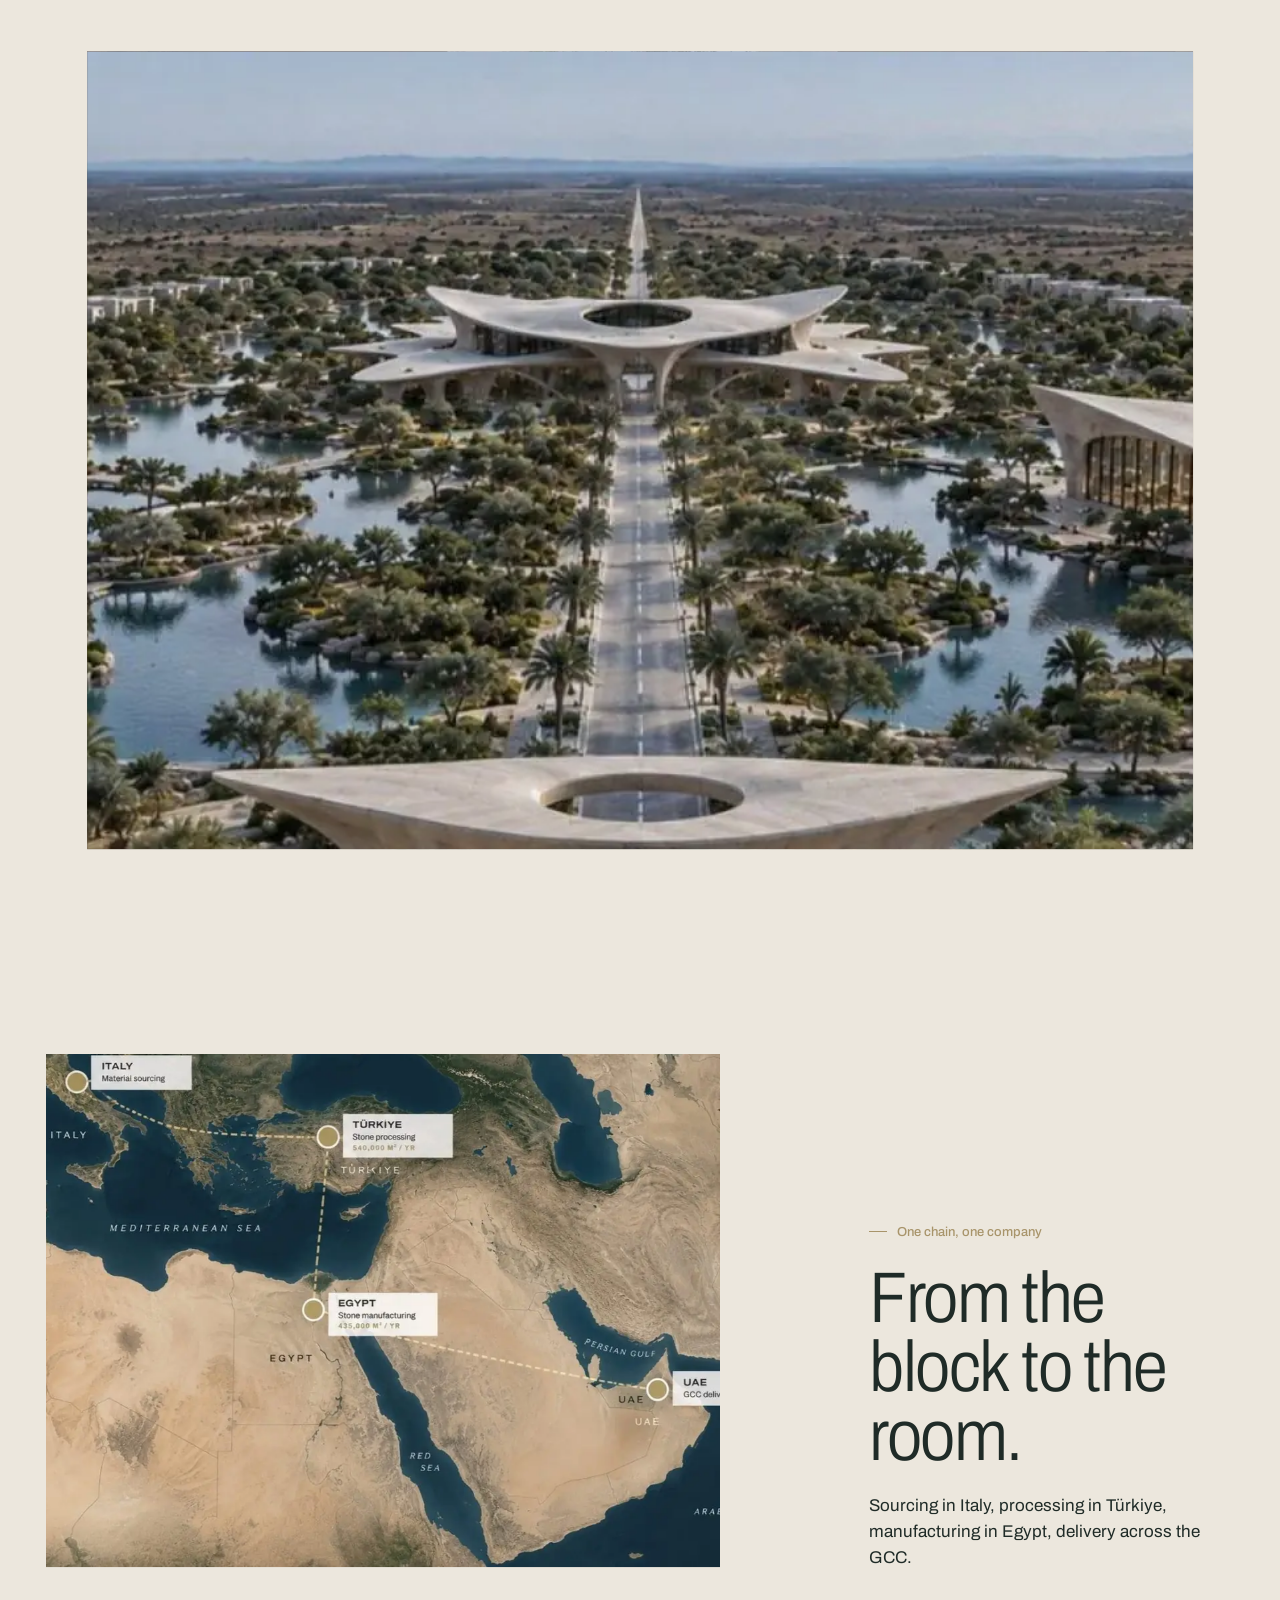
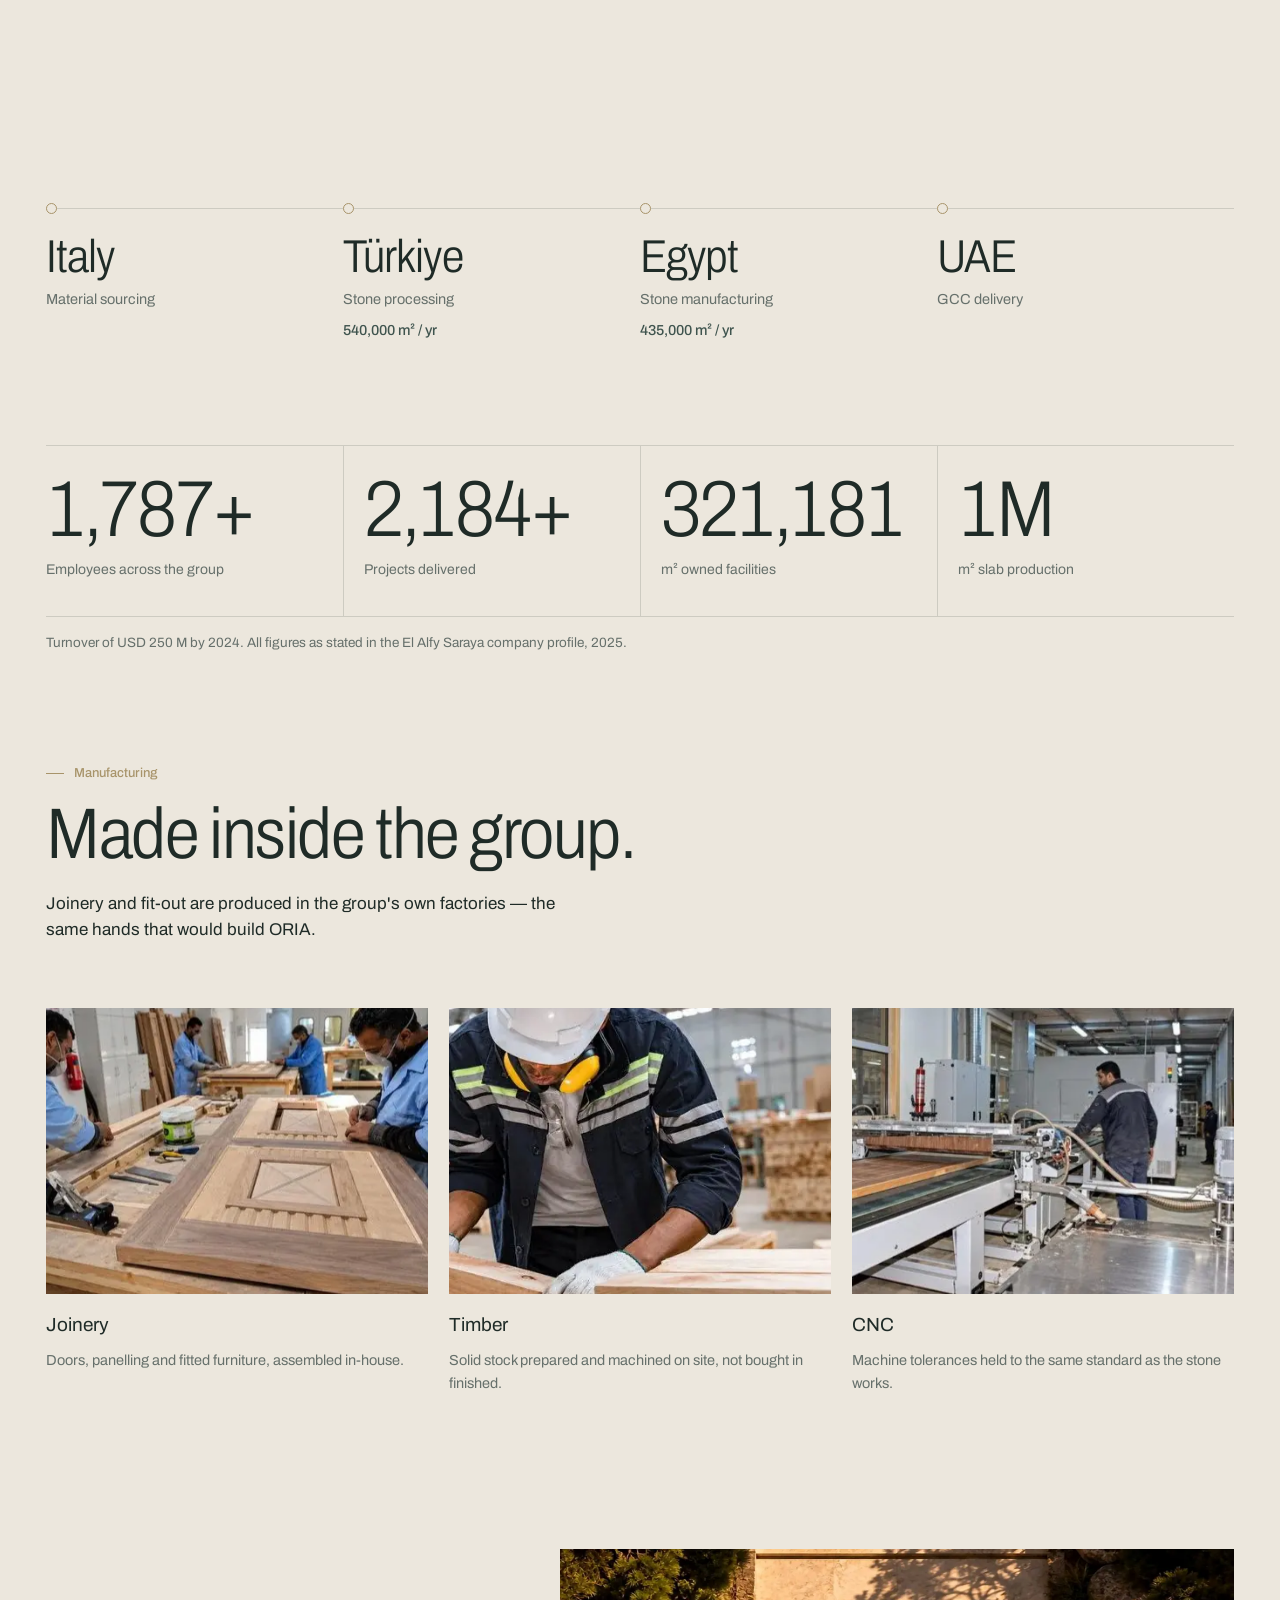
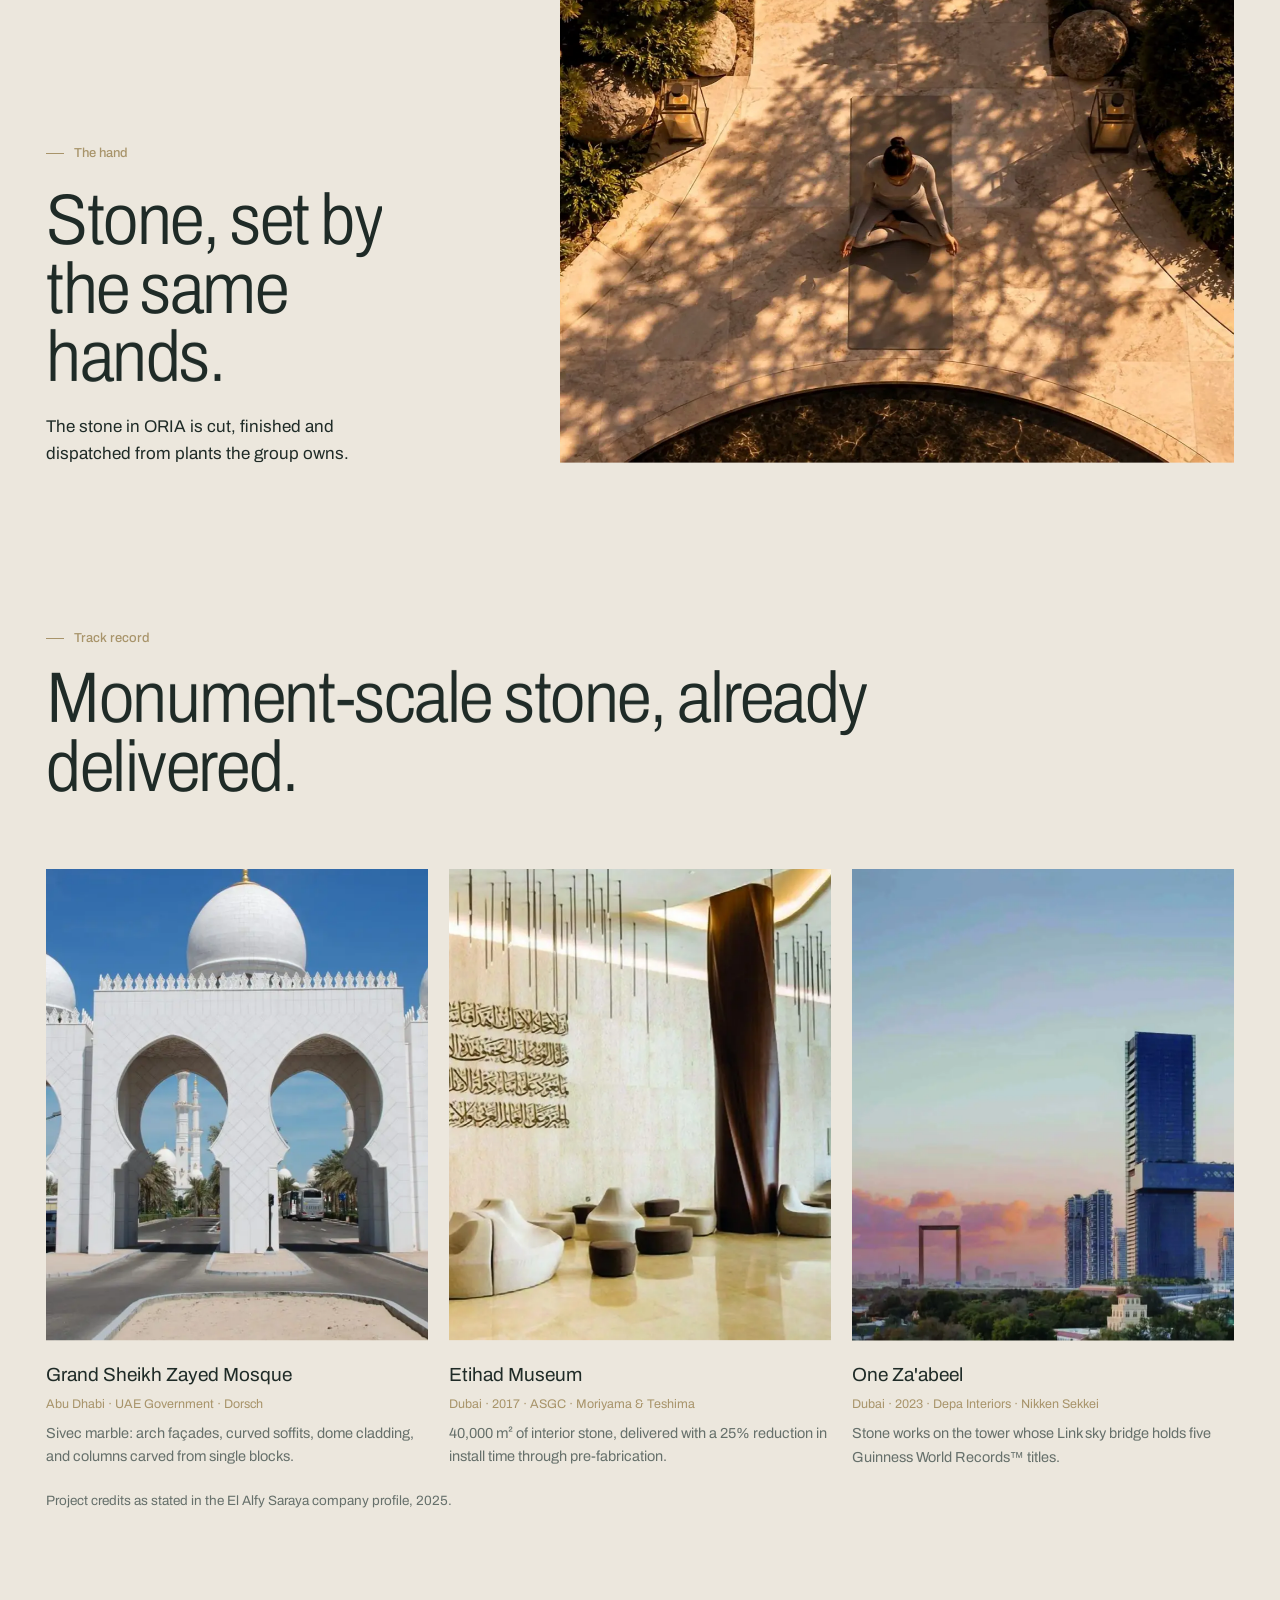
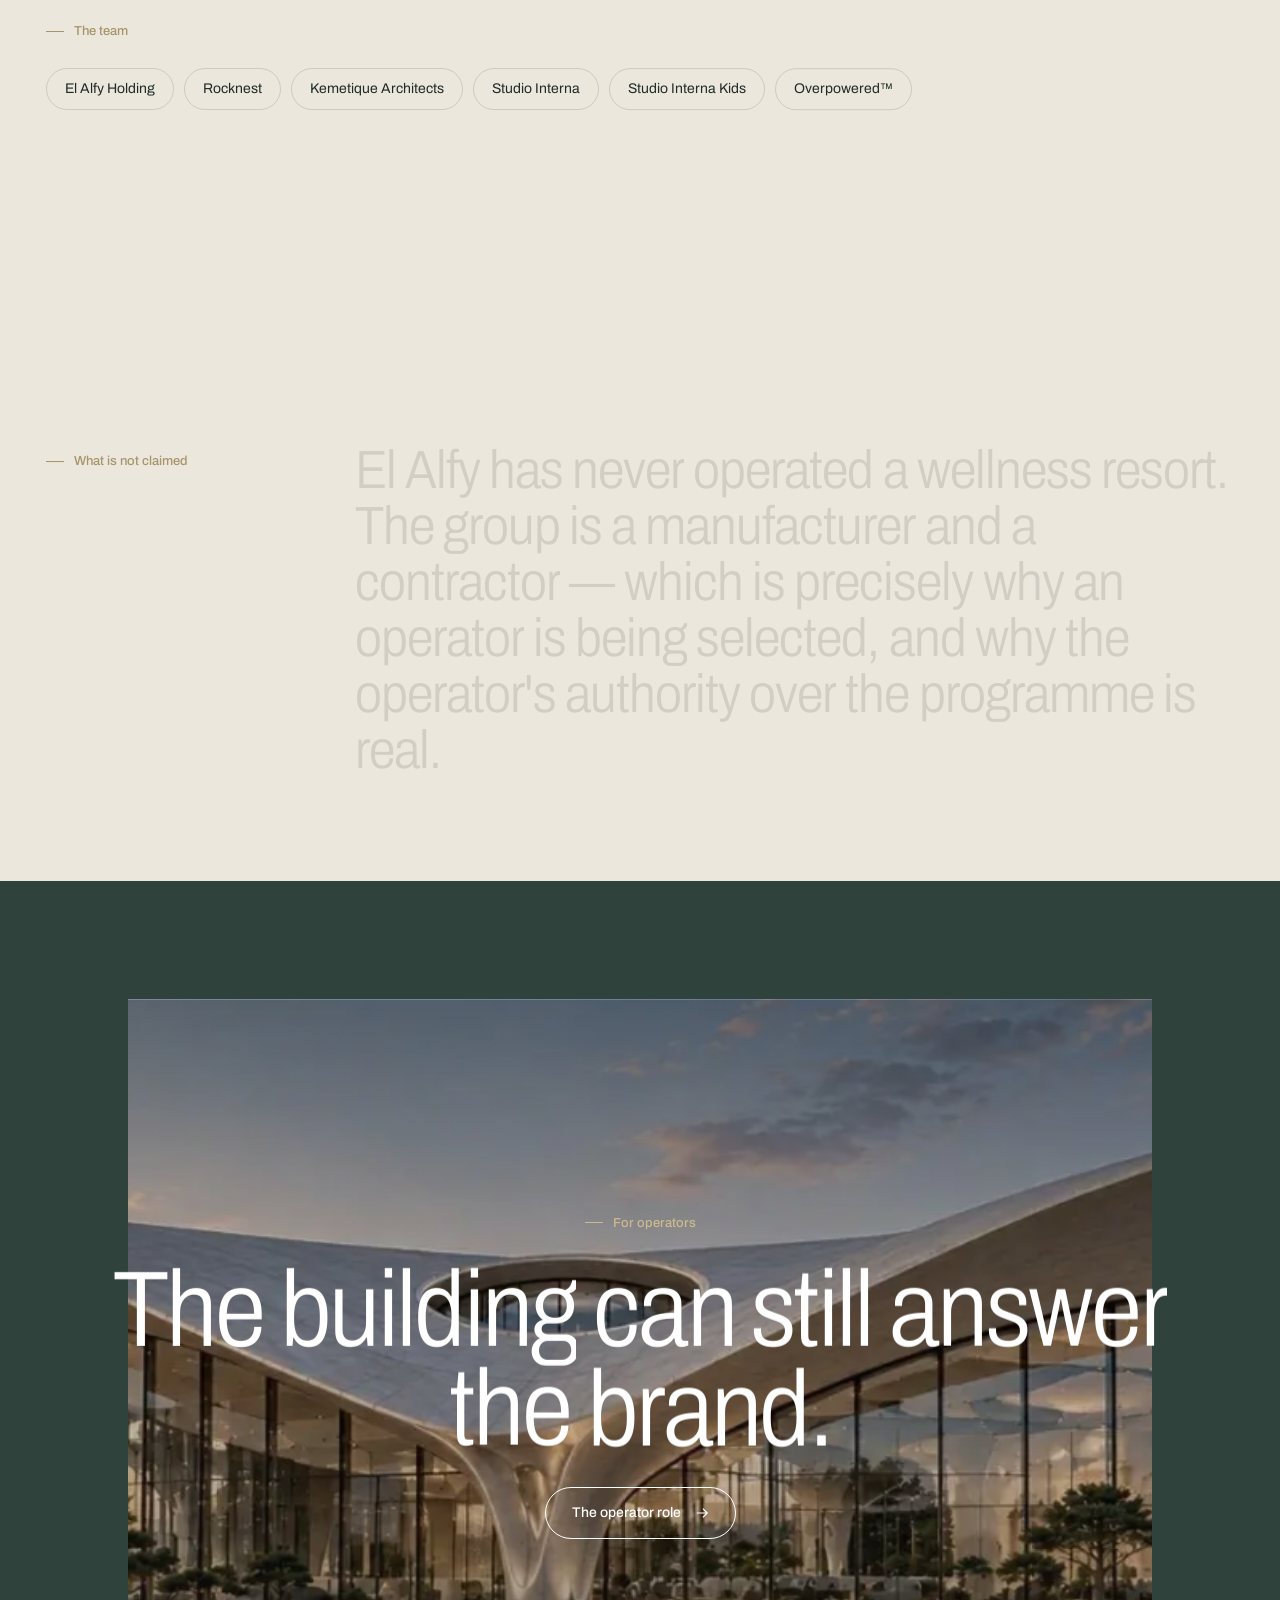
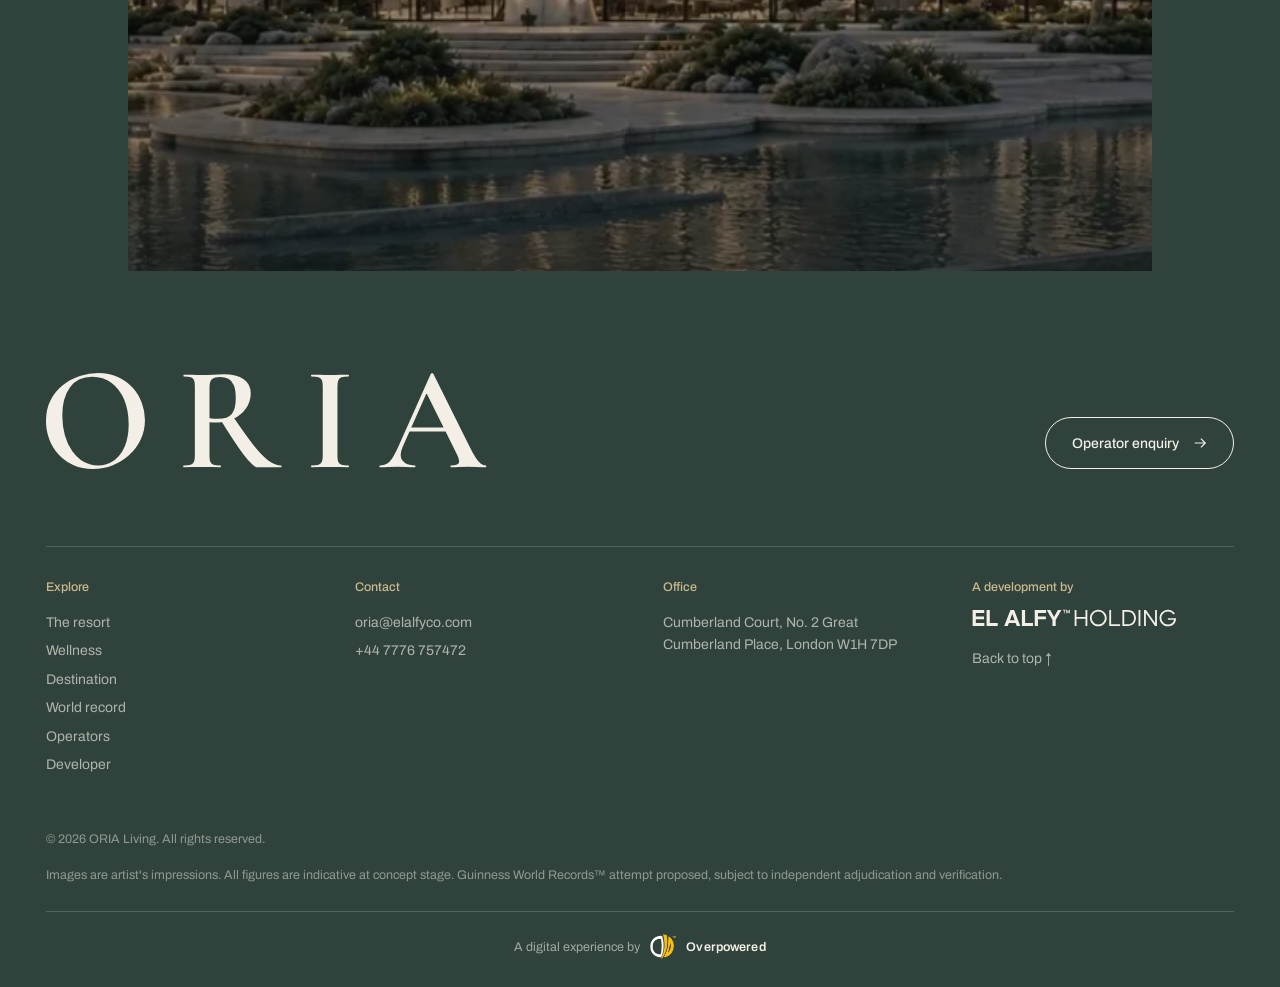
<file: developer.html>
<!DOCTYPE html>
<html lang="en">
<head>
<meta charset="utf-8">
<meta name="viewport" content="width=device-width, initial-scale=1, viewport-fit=cover">
<script>(function(){var L="en";try{var q=(location.search.match(/[?&]lang=(ar|en)/)||[])[1];L=q||localStorage.getItem("oria-lang")||"en";if(q)localStorage.setItem("oria-lang",q);}catch(e){}window.ORIA_LANG=L;if(L==="ar"){document.documentElement.lang="ar";document.documentElement.dir="rtl";}})();</script>
<title>ORIA — Developer</title>
<meta name="description" content="ORIA — a thermal-led Longevity &amp; Wellness Resort in Egypt, developed by El Alfy Holding and seeking a specialist wellness brand or resort operator to run it. Includes a proposed Guinness World Records™ attempt.">
<link rel="preconnect" href="https://fonts.googleapis.com">
<link rel="preconnect" href="https://fonts.gstatic.com" crossorigin>
<link href="https://fonts.googleapis.com/css2?family=Archivo:wdth,wght@62..125,100..900&family=IBM+Plex+Sans+Arabic:wght@200;300;400;500;600&display=swap" rel="stylesheet">
<link rel="stylesheet" href="style.css">
</head>
<body>
<svg width="0" height="0" style="position:absolute" aria-hidden="true"><defs><symbol id="lg-star" viewBox="158 54 1683 1325"><path fill="currentColor" fill-rule="evenodd" d="M1010.0,1348.8C1011.6,1337.1 1013.9,1322.8 1015.1,1317.0C1016.2,1311.2 1018.0,1302.5 1018.9,1297.5C1022.5,1279.6 1029.4,1254.7 1036.1,1235.5C1047.2,1203.8 1051.3,1193.7 1063.5,1168.4C1117.5,1056.7 1205.9,960.7 1319.7,890.3C1323.4,887.9 1330.5,883.5 1335.5,880.3C1354.4,868.4 1411.8,839.1 1449.8,822.0C1481.5,807.8 1540.3,788.2 1584.5,777.1C1606.2,771.6 1639.1,764.5 1649.5,763.0C1653.9,762.4 1660.9,761.0 1665.0,760.0C1669.1,759.0 1675.2,757.9 1678.5,757.5C1681.8,757.2 1690.8,755.8 1698.5,754.5C1706.2,753.2 1719.2,751.4 1727.5,750.6C1735.8,749.8 1745.0,748.6 1748.0,748.0C1751.0,747.4 1762.5,746.3 1773.5,745.5C1822.1,741.9 1834.0,740.4 1835.5,738.0C1836.6,736.2 1828.2,735.2 1800.0,733.5C1784.3,732.6 1771.2,731.6 1770.9,731.5C1770.6,731.3 1760.3,730.2 1748.0,729.0C1735.7,727.8 1723.5,726.5 1720.8,726.0C1718.1,725.4 1709.0,724.1 1700.7,723.1C1692.3,722.0 1682.1,720.4 1678.0,719.5C1673.9,718.6 1667.1,717.5 1663.0,716.9C1658.9,716.4 1650.3,714.8 1644.0,713.5C1637.7,712.1 1626.9,709.9 1620.0,708.5C1599.3,704.2 1580.5,699.6 1559.0,693.5C1485.5,672.6 1454.2,660.9 1392.0,630.8C1304.9,588.6 1214.9,522.3 1165.7,464.0C1158.5,455.5 1149.6,445.1 1146.0,441.0C1112.2,402.3 1071.0,331.4 1053.6,282.0C1051.7,276.8 1049.2,270.0 1048.0,267.0C1042.1,252.5 1030.6,213.9 1026.8,196.0C1026.3,193.5 1024.3,184.3 1022.5,175.5C1016.1,145.2 1011.2,109.4 1009.5,81.0C1008.6,66.6 1006.6,58.1 1004.4,60.2C1003.4,61.2 1001.9,72.1 1001.0,85.3C998.7,116.4 994.5,145.3 987.4,179.0C986.0,185.3 984.4,193.4 983.6,197.0C974.6,241.0 951.3,305.0 930.1,343.8C911.1,378.4 881.6,421.5 858.0,449.0C837.0,473.4 793.0,517.5 780.7,526.3C777.5,528.6 768.5,535.2 760.7,541.0C730.5,563.4 700.7,583.7 679.5,596.4C647.5,615.5 624.8,627.6 600.0,638.8C568.9,652.9 545.3,662.7 523.5,670.5C518.0,672.5 509.9,675.4 505.5,677.0C475.2,687.9 416.3,703.8 386.5,709.1C380.4,710.1 371.2,711.9 366.0,713.1C323.7,722.2 248.2,731.4 198.5,733.5C185.3,734.1 171.8,735.5 167.6,736.7C161.5,738.5 178.2,741.3 204.0,743.0C239.4,745.2 250.8,746.1 264.5,748.1C272.2,749.2 282.6,750.5 287.5,751.1C303.7,753.0 337.9,758.3 364.0,763.0C381.2,766.1 435.3,779.3 464.0,787.4C488.2,794.2 527.7,808.6 555.5,820.7C563.8,824.3 573.4,828.5 577.0,830.0C584.2,833.0 638.6,860.3 646.5,864.8C649.2,866.4 655.1,869.7 659.5,872.2C686.2,887.0 746.6,928.3 769.5,947.4C804.9,976.9 843.5,1015.7 871.4,1050.0C915.9,1104.6 958.2,1180.5 974.3,1234.5C983.0,1263.7 988.6,1284.7 990.4,1295.0C991.3,1299.7 993.1,1308.9 994.4,1315.5C995.8,1322.1 997.8,1334.5 999.0,1343.0C1002.3,1368.0 1004.1,1375.3 1006.1,1371.7C1006.6,1370.9 1008.4,1360.6 1010.0,1348.8ZM989.0,1020.0C981.0,1019.6 970.9,1018.7 966.5,1018.2C962.1,1017.6 954.7,1016.6 950.0,1016.0C939.8,1014.6 912.9,1008.7 907.4,1006.6C905.3,1005.8 901.5,1004.6 899.0,1004.0C894.9,1002.9 883.8,998.8 871.5,993.8C814.2,970.4 762.2,924.6 733.0,872.0C718.4,845.8 706.3,808.5 701.9,776.5C700.4,765.9 700.4,722.1 701.8,709.2C705.1,680.3 716.9,641.0 729.7,616.5C749.7,578.3 786.6,537.2 821.0,514.8C853.8,493.5 896.3,474.8 924.0,469.5C927.6,468.8 935.0,467.3 940.5,466.2C981.7,457.5 1038.2,458.1 1077.0,467.6C1111.1,475.9 1140.1,486.8 1166.5,501.3C1209.5,524.8 1244.1,559.2 1271.4,605.5C1278.6,617.6 1293.7,651.7 1295.9,660.8C1296.4,662.8 1297.8,668.1 1298.9,672.5C1301.7,682.9 1304.6,703.4 1306.1,724.1C1309.7,773.2 1298.7,826.0 1275.8,869.0C1238.2,939.6 1182.1,984.1 1100.5,1007.9C1079.1,1014.1 1024.9,1021.6 1007.0,1020.8C1005.1,1020.8 997.0,1020.4 989.0,1020.0Z"/></symbol><symbol id="lg-letters" viewBox="47 1411 1949 345"><path fill="currentColor" fill-rule="evenodd" d="M277.7,1750.6C283.6,1749.8 291.6,1748.8 295.5,1748.5C299.4,1748.1 304.3,1747.2 306.5,1746.4C308.7,1745.7 313.4,1744.4 317.0,1743.6C369.1,1731.4 415.7,1695.3 437.5,1650.5C450.9,1623.0 454.3,1601.7 451.0,1566.5C448.8,1543.0 435.0,1513.6 416.1,1492.2C384.8,1456.7 344.2,1435.3 292.9,1427.4C212.4,1415.0 138.0,1441.0 92.3,1497.5C57.1,1541.0 50.7,1606.8 76.8,1655.3C105.4,1708.3 159.9,1742.7 226.6,1749.5C234.8,1750.4 241.9,1751.2 242.5,1751.5C245.0,1752.4 268.0,1751.9 277.7,1750.6ZM748.1,1743.1L750.5,1741.2L750.8,1596.3C751.0,1461.7 751.1,1451.4 752.7,1450.2C755.3,1448.3 848.3,1448.5 860.6,1450.5C873.0,1452.5 886.5,1456.2 892.5,1459.3C915.9,1471.1 927.9,1492.1 926.7,1519.0C925.4,1551.1 907.3,1572.2 873.7,1581.0C863.7,1583.6 859.8,1584.1 840.4,1584.9C828.4,1585.4 817.1,1585.6 815.5,1585.3C811.9,1584.8 807.2,1586.4 806.4,1588.5C805.2,1591.5 807.2,1594.7 816.6,1605.0C828.2,1617.7 851.9,1645.0 865.5,1661.5C870.9,1668.1 882.2,1681.3 890.5,1690.9C912.6,1716.5 923.5,1729.4 928.6,1736.1C935.5,1745.1 935.0,1745.0 963.8,1745.0C987.1,1745.0 988.8,1744.9 990.4,1743.1C993.0,1740.2 991.7,1737.5 984.1,1729.5C980.4,1725.7 974.0,1718.5 969.9,1713.5C965.9,1708.5 958.7,1700.2 953.9,1695.0C949.2,1689.8 934.2,1672.5 920.5,1656.5C888.0,1618.4 879.8,1609.1 876.1,1605.6C874.4,1603.9 873.0,1601.8 873.0,1600.8C873.0,1598.8 872.2,1599.0 892.3,1595.5C939.4,1587.4 967.9,1564.7 975.0,1529.9C983.6,1487.9 958.6,1453.2 909.5,1439.0C885.0,1432.0 870.1,1431.0 782.2,1431.0C705.3,1431.0 705.4,1431.0 703.6,1435.7C703.2,1436.6 702.9,1505.4 702.9,1588.5L703.0,1739.5L706.0,1742.2L709.0,1745.0L727.4,1745.0C744.0,1745.0 746.0,1744.8 748.1,1743.1ZM1297.1,1743.6C1301.1,1741.9 1301.1,1742.7 1301.7,1589.6C1302.4,1432.6 1302.4,1435.5 1297.7,1433.2C1295.5,1432.1 1280.8,1431.4 1266.7,1431.8C1259.9,1432.0 1258.6,1432.3 1256.5,1434.5L1254.0,1436.9L1254.0,1588.0C1254.0,1693.0 1254.3,1739.7 1255.1,1741.1C1255.7,1742.2 1257.0,1743.4 1258.2,1743.9C1260.6,1744.8 1294.9,1744.5 1297.1,1743.6ZM1989.6,1742.8C1992.1,1740.3 1991.0,1737.8 1981.0,1724.0C1976.0,1717.1 1968.9,1707.2 1965.1,1702.0C1961.4,1696.8 1954.6,1687.3 1950.0,1681.0C1945.4,1674.7 1936.2,1661.6 1929.5,1652.0C1909.2,1622.6 1896.2,1604.3 1882.0,1585.0C1874.5,1574.8 1866.3,1563.6 1863.8,1560.0C1853.9,1545.8 1837.1,1521.6 1829.0,1509.9C1824.3,1503.2 1817.1,1493.1 1813.0,1487.6C1808.9,1482.0 1799.4,1469.0 1792.0,1458.6C1767.7,1424.4 1769.0,1424.6 1748.5,1453.0C1737.1,1468.8 1737.4,1468.3 1710.9,1504.0C1699.6,1519.1 1688.7,1534.0 1686.5,1537.0C1684.3,1540.0 1672.7,1555.8 1660.5,1572.0C1648.4,1588.3 1636.8,1604.0 1634.8,1607.0C1632.8,1610.0 1626.2,1618.6 1620.3,1626.0C1614.4,1633.5 1606.7,1643.6 1603.3,1648.5C1589.0,1669.0 1565.0,1701.6 1544.1,1728.9C1536.1,1739.3 1536.1,1739.1 1539.0,1742.0C1541.7,1744.7 1557.3,1744.9 1560.7,1742.2C1561.9,1741.3 1568.0,1733.5 1574.2,1725.0C1580.4,1716.5 1588.4,1705.5 1592.0,1700.6C1595.6,1695.7 1603.7,1684.9 1610.0,1676.6C1616.3,1668.3 1624.4,1657.5 1628.0,1652.5C1631.5,1647.5 1639.8,1636.1 1646.5,1627.0C1660.0,1608.8 1678.5,1583.3 1687.0,1571.5C1690.0,1567.3 1699.9,1553.8 1709.0,1541.6C1718.1,1529.4 1729.8,1513.6 1735.1,1506.4C1745.9,1492.0 1747.1,1490.7 1749.4,1491.6C1751.0,1492.2 1759.7,1503.9 1772.5,1522.5C1776.3,1528.0 1783.8,1538.4 1789.1,1545.6C1794.4,1552.8 1803.6,1565.8 1809.6,1574.6C1815.5,1583.3 1824.9,1596.8 1830.5,1604.5C1836.0,1612.2 1846.2,1626.6 1853.0,1636.5C1859.8,1646.4 1868.3,1658.5 1871.9,1663.5C1875.5,1668.5 1881.4,1676.8 1885.0,1682.0C1910.2,1718.1 1927.3,1741.2 1930.5,1743.2C1934.8,1745.8 1986.9,1745.5 1989.6,1742.8ZM230.0,1733.0C228.1,1732.6 221.4,1731.1 215.2,1729.6C177.5,1721.0 139.6,1690.5 122.0,1654.5C106.4,1622.7 102.8,1575.2 113.3,1541.5C126.4,1499.7 154.6,1468.9 194.6,1452.7C199.7,1450.7 204.2,1449.0 204.8,1449.0C205.3,1449.0 208.6,1448.1 212.1,1446.9C227.0,1442.2 264.5,1440.0 282.5,1442.9C304.6,1446.5 329.7,1457.0 347.5,1470.2C392.7,1503.7 412.0,1556.2 401.6,1617.5C396.2,1649.2 384.6,1671.4 362.3,1693.1C341.4,1713.4 320.7,1724.5 292.5,1730.6C281.8,1733.0 278.0,1733.3 257.0,1733.6C244.1,1733.7 231.9,1733.5 230.0,1733.0Z"/></symbol><symbol id="lg-full" viewBox="47 54 1949 1702"><path fill="currentColor" fill-rule="evenodd" d="M277.7,1750.6C283.6,1749.8 291.6,1748.8 295.5,1748.5C299.4,1748.1 304.3,1747.2 306.5,1746.4C308.7,1745.7 313.4,1744.4 317.0,1743.6C369.1,1731.4 415.7,1695.3 437.5,1650.5C450.9,1623.0 454.3,1601.7 451.0,1566.5C448.8,1543.0 435.0,1513.6 416.1,1492.2C384.8,1456.7 344.2,1435.3 292.9,1427.4C212.4,1415.0 138.0,1441.0 92.3,1497.5C57.1,1541.0 50.7,1606.8 76.8,1655.3C105.4,1708.3 159.9,1742.7 226.6,1749.5C234.8,1750.4 241.9,1751.2 242.5,1751.5C245.0,1752.4 268.0,1751.9 277.7,1750.6ZM748.1,1743.1L750.5,1741.2L750.8,1596.3C751.0,1461.7 751.1,1451.4 752.7,1450.2C755.3,1448.3 848.3,1448.5 860.6,1450.5C873.0,1452.5 886.5,1456.2 892.5,1459.3C915.9,1471.1 927.9,1492.1 926.7,1519.0C925.4,1551.1 907.3,1572.2 873.7,1581.0C863.7,1583.6 859.8,1584.1 840.4,1584.9C828.4,1585.4 817.1,1585.6 815.5,1585.3C811.9,1584.8 807.2,1586.4 806.4,1588.5C805.2,1591.5 807.2,1594.7 816.6,1605.0C828.2,1617.7 851.9,1645.0 865.5,1661.5C870.9,1668.1 882.2,1681.3 890.5,1690.9C912.6,1716.5 923.5,1729.4 928.6,1736.1C935.5,1745.1 935.0,1745.0 963.8,1745.0C987.1,1745.0 988.8,1744.9 990.4,1743.1C993.0,1740.2 991.7,1737.5 984.1,1729.5C980.4,1725.7 974.0,1718.5 969.9,1713.5C965.9,1708.5 958.7,1700.2 953.9,1695.0C949.2,1689.8 934.2,1672.5 920.5,1656.5C888.0,1618.4 879.8,1609.1 876.1,1605.6C874.4,1603.9 873.0,1601.8 873.0,1600.8C873.0,1598.8 872.2,1599.0 892.3,1595.5C939.4,1587.4 967.9,1564.7 975.0,1529.9C983.6,1487.9 958.6,1453.2 909.5,1439.0C885.0,1432.0 870.1,1431.0 782.2,1431.0C705.3,1431.0 705.4,1431.0 703.6,1435.7C703.2,1436.6 702.9,1505.4 702.9,1588.5L703.0,1739.5L706.0,1742.2L709.0,1745.0L727.4,1745.0C744.0,1745.0 746.0,1744.8 748.1,1743.1ZM1297.1,1743.6C1301.1,1741.9 1301.1,1742.7 1301.7,1589.6C1302.4,1432.6 1302.4,1435.5 1297.7,1433.2C1295.5,1432.1 1280.8,1431.4 1266.7,1431.8C1259.9,1432.0 1258.6,1432.3 1256.5,1434.5L1254.0,1436.9L1254.0,1588.0C1254.0,1693.0 1254.3,1739.7 1255.1,1741.1C1255.7,1742.2 1257.0,1743.4 1258.2,1743.9C1260.6,1744.8 1294.9,1744.5 1297.1,1743.6ZM1989.6,1742.8C1992.1,1740.3 1991.0,1737.8 1981.0,1724.0C1976.0,1717.1 1968.9,1707.2 1965.1,1702.0C1961.4,1696.8 1954.6,1687.3 1950.0,1681.0C1945.4,1674.7 1936.2,1661.6 1929.5,1652.0C1909.2,1622.6 1896.2,1604.3 1882.0,1585.0C1874.5,1574.8 1866.3,1563.6 1863.8,1560.0C1853.9,1545.8 1837.1,1521.6 1829.0,1509.9C1824.3,1503.2 1817.1,1493.1 1813.0,1487.6C1808.9,1482.0 1799.4,1469.0 1792.0,1458.6C1767.7,1424.4 1769.0,1424.6 1748.5,1453.0C1737.1,1468.8 1737.4,1468.3 1710.9,1504.0C1699.6,1519.1 1688.7,1534.0 1686.5,1537.0C1684.3,1540.0 1672.7,1555.8 1660.5,1572.0C1648.4,1588.3 1636.8,1604.0 1634.8,1607.0C1632.8,1610.0 1626.2,1618.6 1620.3,1626.0C1614.4,1633.5 1606.7,1643.6 1603.3,1648.5C1589.0,1669.0 1565.0,1701.6 1544.1,1728.9C1536.1,1739.3 1536.1,1739.1 1539.0,1742.0C1541.7,1744.7 1557.3,1744.9 1560.7,1742.2C1561.9,1741.3 1568.0,1733.5 1574.2,1725.0C1580.4,1716.5 1588.4,1705.5 1592.0,1700.6C1595.6,1695.7 1603.7,1684.9 1610.0,1676.6C1616.3,1668.3 1624.4,1657.5 1628.0,1652.5C1631.5,1647.5 1639.8,1636.1 1646.5,1627.0C1660.0,1608.8 1678.5,1583.3 1687.0,1571.5C1690.0,1567.3 1699.9,1553.8 1709.0,1541.6C1718.1,1529.4 1729.8,1513.6 1735.1,1506.4C1745.9,1492.0 1747.1,1490.7 1749.4,1491.6C1751.0,1492.2 1759.7,1503.9 1772.5,1522.5C1776.3,1528.0 1783.8,1538.4 1789.1,1545.6C1794.4,1552.8 1803.6,1565.8 1809.6,1574.6C1815.5,1583.3 1824.9,1596.8 1830.5,1604.5C1836.0,1612.2 1846.2,1626.6 1853.0,1636.5C1859.8,1646.4 1868.3,1658.5 1871.9,1663.5C1875.5,1668.5 1881.4,1676.8 1885.0,1682.0C1910.2,1718.1 1927.3,1741.2 1930.5,1743.2C1934.8,1745.8 1986.9,1745.5 1989.6,1742.8ZM230.0,1733.0C228.1,1732.6 221.4,1731.1 215.2,1729.6C177.5,1721.0 139.6,1690.5 122.0,1654.5C106.4,1622.7 102.8,1575.2 113.3,1541.5C126.4,1499.7 154.6,1468.9 194.6,1452.7C199.7,1450.7 204.2,1449.0 204.8,1449.0C205.3,1449.0 208.6,1448.1 212.1,1446.9C227.0,1442.2 264.5,1440.0 282.5,1442.9C304.6,1446.5 329.7,1457.0 347.5,1470.2C392.7,1503.7 412.0,1556.2 401.6,1617.5C396.2,1649.2 384.6,1671.4 362.3,1693.1C341.4,1713.4 320.7,1724.5 292.5,1730.6C281.8,1733.0 278.0,1733.3 257.0,1733.6C244.1,1733.7 231.9,1733.5 230.0,1733.0ZM1010.0,1348.8C1011.6,1337.1 1013.9,1322.8 1015.1,1317.0C1016.2,1311.2 1018.0,1302.5 1018.9,1297.5C1022.5,1279.6 1029.4,1254.7 1036.1,1235.5C1047.2,1203.8 1051.3,1193.7 1063.5,1168.4C1117.5,1056.7 1205.9,960.7 1319.7,890.3C1323.4,887.9 1330.5,883.5 1335.5,880.3C1354.4,868.4 1411.8,839.1 1449.8,822.0C1481.5,807.8 1540.3,788.2 1584.5,777.1C1606.2,771.6 1639.1,764.5 1649.5,763.0C1653.9,762.4 1660.9,761.0 1665.0,760.0C1669.1,759.0 1675.2,757.9 1678.5,757.5C1681.8,757.2 1690.8,755.8 1698.5,754.5C1706.2,753.2 1719.2,751.4 1727.5,750.6C1735.8,749.8 1745.0,748.6 1748.0,748.0C1751.0,747.4 1762.5,746.3 1773.5,745.5C1822.1,741.9 1834.0,740.4 1835.5,738.0C1836.6,736.2 1828.2,735.2 1800.0,733.5C1784.3,732.6 1771.2,731.6 1770.9,731.5C1770.6,731.3 1760.3,730.2 1748.0,729.0C1735.7,727.8 1723.5,726.5 1720.8,726.0C1718.1,725.4 1709.0,724.1 1700.7,723.1C1692.3,722.0 1682.1,720.4 1678.0,719.5C1673.9,718.6 1667.1,717.5 1663.0,716.9C1658.9,716.4 1650.3,714.8 1644.0,713.5C1637.7,712.1 1626.9,709.9 1620.0,708.5C1599.3,704.2 1580.5,699.6 1559.0,693.5C1485.5,672.6 1454.2,660.9 1392.0,630.8C1304.9,588.6 1214.9,522.3 1165.7,464.0C1158.5,455.5 1149.6,445.1 1146.0,441.0C1112.2,402.3 1071.0,331.4 1053.6,282.0C1051.7,276.8 1049.2,270.0 1048.0,267.0C1042.1,252.5 1030.6,213.9 1026.8,196.0C1026.3,193.5 1024.3,184.3 1022.5,175.5C1016.1,145.2 1011.2,109.4 1009.5,81.0C1008.6,66.6 1006.6,58.1 1004.4,60.2C1003.4,61.2 1001.9,72.1 1001.0,85.3C998.7,116.4 994.5,145.3 987.4,179.0C986.0,185.3 984.4,193.4 983.6,197.0C974.6,241.0 951.3,305.0 930.1,343.8C911.1,378.4 881.6,421.5 858.0,449.0C837.0,473.4 793.0,517.5 780.7,526.3C777.5,528.6 768.5,535.2 760.7,541.0C730.5,563.4 700.7,583.7 679.5,596.4C647.5,615.5 624.8,627.6 600.0,638.8C568.9,652.9 545.3,662.7 523.5,670.5C518.0,672.5 509.9,675.4 505.5,677.0C475.2,687.9 416.3,703.8 386.5,709.1C380.4,710.1 371.2,711.9 366.0,713.1C323.7,722.2 248.2,731.4 198.5,733.5C185.3,734.1 171.8,735.5 167.6,736.7C161.5,738.5 178.2,741.3 204.0,743.0C239.4,745.2 250.8,746.1 264.5,748.1C272.2,749.2 282.6,750.5 287.5,751.1C303.7,753.0 337.9,758.3 364.0,763.0C381.2,766.1 435.3,779.3 464.0,787.4C488.2,794.2 527.7,808.6 555.5,820.7C563.8,824.3 573.4,828.5 577.0,830.0C584.2,833.0 638.6,860.3 646.5,864.8C649.2,866.4 655.1,869.7 659.5,872.2C686.2,887.0 746.6,928.3 769.5,947.4C804.9,976.9 843.5,1015.7 871.4,1050.0C915.9,1104.6 958.2,1180.5 974.3,1234.5C983.0,1263.7 988.6,1284.7 990.4,1295.0C991.3,1299.7 993.1,1308.9 994.4,1315.5C995.8,1322.1 997.8,1334.5 999.0,1343.0C1002.3,1368.0 1004.1,1375.3 1006.1,1371.7C1006.6,1370.9 1008.4,1360.6 1010.0,1348.8ZM989.0,1020.0C981.0,1019.6 970.9,1018.7 966.5,1018.2C962.1,1017.6 954.7,1016.6 950.0,1016.0C939.8,1014.6 912.9,1008.7 907.4,1006.6C905.3,1005.8 901.5,1004.6 899.0,1004.0C894.9,1002.9 883.8,998.8 871.5,993.8C814.2,970.4 762.2,924.6 733.0,872.0C718.4,845.8 706.3,808.5 701.9,776.5C700.4,765.9 700.4,722.1 701.8,709.2C705.1,680.3 716.9,641.0 729.7,616.5C749.7,578.3 786.6,537.2 821.0,514.8C853.8,493.5 896.3,474.8 924.0,469.5C927.6,468.8 935.0,467.3 940.5,466.2C981.7,457.5 1038.2,458.1 1077.0,467.6C1111.1,475.9 1140.1,486.8 1166.5,501.3C1209.5,524.8 1244.1,559.2 1271.4,605.5C1278.6,617.6 1293.7,651.7 1295.9,660.8C1296.4,662.8 1297.8,668.1 1298.9,672.5C1301.7,682.9 1304.6,703.4 1306.1,724.1C1309.7,773.2 1298.7,826.0 1275.8,869.0C1238.2,939.6 1182.1,984.1 1100.5,1007.9C1079.1,1014.1 1024.9,1021.6 1007.0,1020.8C1005.1,1020.8 997.0,1020.4 989.0,1020.0Z"/></symbol>
<g>
<g id="eag-0-0">
<path d="M 81.671875 -18.453125 L 28.59375 -18.453125 L 28.59375 -41.4375 L 79.40625 -41.4375 L 79.40625 -59.4375 L 28.59375 -59.4375 L 28.59375 -81.0625 L 80.921875 -81.0625 L 80.921875 -99.515625 L 8.625 -99.515625 L 8.625 0 L 81.671875 0 Z M 81.671875 -18.453125 "/>
</g>
<g id="eag-0-1">
<path d="M 77.890625 -18.75 L 28.59375 -18.75 L 28.59375 -99.515625 L 8.625 -99.515625 L 8.625 0 L 77.890625 0 Z M 77.890625 -18.75 "/>
</g>
<g id="eag-0-2">
</g>
<g id="eag-0-3">
<path d="M 0.609375 0 L 22.390625 0 L 29.640625 -18.609375 L 71.390625 -18.609375 L 78.65625 0 L 100.4375 0 L 61.859375 -99.515625 L 39.171875 -99.515625 Z M 50.359375 -75.78125 L 50.671875 -75.78125 L 65.03125 -35.546875 L 36.15625 -35.546875 Z M 50.359375 -75.78125 "/>
</g>
<g id="eag-0-4">
<path d="M 28.59375 -41.4375 L 77.890625 -41.4375 L 77.890625 -59.4375 L 28.59375 -59.4375 L 28.59375 -81.0625 L 79.25 -81.0625 L 79.25 -99.515625 L 8.625 -99.515625 L 8.625 0 L 28.59375 0 Z M 28.59375 -41.4375 "/>
</g>
<g id="eag-0-5">
<path d="M 36.453125 0 L 56.421875 0 L 56.421875 -37.0625 L 91.953125 -99.515625 L 70.1875 -99.515625 L 46.4375 -55.8125 L 22.6875 -99.515625 L 1.0625 -99.515625 L 36.453125 -37.0625 Z M 36.453125 0 "/>
</g>
<g id="eag-1-0">
<path d="M 17.96875 -21.65625 L 0.453125 -21.65625 L 0.453125 -17.578125 L 7.046875 -17.578125 L 7.046875 0 L 11.390625 0 L 11.390625 -17.578125 L 17.96875 -17.578125 Z M 17.96875 -21.65625 "/>
</g>
<g id="eag-1-1">
<path d="M 1.609375 0 L 6.03125 0 L 6.6875 -7.375 L 7.078125 -14.953125 L 12.21875 -0.625 L 16.265625 -0.625 L 21.328125 -14.90625 L 21.40625 -14.71875 L 21.796875 -7.375 L 22.453125 0 L 26.859375 0 L 24.921875 -21.65625 L 20.1875 -21.65625 L 14.25 -6.453125 L 14.1875 -6.453125 L 8.265625 -21.65625 L 3.5625 -21.65625 Z M 1.609375 0 "/>
</g>
<g id="eag-2-0">
<path d="M 11.34375 0 L 22.6875 0 L 22.6875 -45.828125 L 78.796875 -45.828125 L 78.796875 0 L 90.140625 0 L 90.140625 -99.515625 L 78.796875 -99.515625 L 78.796875 -56.5625 L 22.6875 -56.5625 L 22.6875 -99.515625 L 11.34375 -99.515625 Z M 11.34375 0 "/>
</g>
<g id="eag-2-1">
<path d="M 5.4375 -49.609375 C 5.4375 -21.171875 28.890625 2.125 57.46875 2.125 C 86.0625 2.125 109.5 -21.171875 109.5 -49.609375 C 109.5 -78.34375 86.0625 -101.640625 57.46875 -101.640625 C 28.890625 -101.640625 5.4375 -78.34375 5.4375 -49.609375 Z M 16.78125 -49.609375 C 16.78125 -72.140625 35.09375 -90.296875 57.46875 -90.296875 C 79.703125 -90.296875 98.015625 -72.140625 98.015625 -49.609375 C 98.015625 -27.375 79.703125 -9.21875 57.46875 -9.21875 C 35.09375 -9.21875 16.78125 -27.375 16.78125 -49.609375 Z M 16.78125 -49.609375 "/>
</g>
<g id="eag-2-2">
<path d="M 78.796875 -10.734375 L 22.6875 -10.734375 L 22.6875 -99.515625 L 11.34375 -99.515625 L 11.34375 0 L 78.796875 0 Z M 78.796875 -10.734375 "/>
</g>
<g id="eag-2-3">
<path d="M 45.828125 -88.78125 C 69.875 -88.78125 84.09375 -70.9375 84.09375 -49.765625 C 84.09375 -28.59375 69.875 -10.734375 45.828125 -10.734375 L 22.6875 -10.734375 L 22.6875 -88.78125 Z M 45.828125 0 C 76.078125 0 95.59375 -22.390625 95.59375 -49.765625 C 95.59375 -77.140625 76.078125 -99.515625 45.828125 -99.515625 L 11.34375 -99.515625 L 11.34375 0 Z M 45.828125 0 "/>
</g>
<g id="eag-2-4">
<path d="M 22.6875 -99.515625 L 11.34375 -99.515625 L 11.34375 0 L 22.6875 0 Z M 22.6875 -99.515625 "/>
</g>
<g id="eag-2-5">
<path d="M 11.34375 0 L 22.6875 0 L 22.6875 -81.671875 L 79.40625 0 L 91.5 0 L 91.5 -99.515625 L 80.15625 -99.515625 L 80.15625 -18 L 23.4375 -99.515625 L 11.34375 -99.515625 Z M 11.34375 0 "/>
</g>
<g id="eag-2-6">
<path d="M 107.6875 -49 L 57.328125 -49 L 57.328125 -38.265625 L 95.59375 -38.265625 C 92.5625 -18.296875 76.53125 -9.21875 57.328125 -9.21875 C 34.9375 -9.21875 16.640625 -27.375 16.640625 -49.609375 C 16.640625 -72.140625 34.9375 -90.296875 57.328125 -90.296875 C 71.6875 -90.296875 84.25 -82.734375 91.5 -71.390625 L 101.03125 -77.59375 C 91.8125 -92.109375 75.625 -101.640625 57.328125 -101.640625 C 28.734375 -101.640625 5.296875 -78.34375 5.296875 -49.609375 C 5.296875 -21.171875 28.734375 2.125 57.328125 2.125 C 88.03125 2.125 106.9375 -17.390625 107.6875 -45.21875 Z M 107.6875 -49 "/>
</g>
</g>
<symbol id="ea-logo" viewBox="94 97 1274 112">
<g fill="currentColor" fill-opacity="1">
<use href="#eag-0-0" x="89.3237" y="202.7886"/>
<use href="#eag-0-1" x="176.145103" y="202.7886"/>
<use href="#eag-0-2" x="256.15995" y="202.7886"/>
<use href="#eag-0-3" x="293.97415" y="202.7886"/>
<use href="#eag-0-1" x="395.769977" y="202.7886"/>
<use href="#eag-0-4" x="475.784824" y="202.7886"/>
<use href="#eag-0-5" x="558.21978" y="202.7886"/>
</g>
<g fill="currentColor" fill-opacity="1">
<use href="#eag-1-0" x="659.1021" y="123.6934"/>
<use href="#eag-1-1" x="677.244546" y="123.6934"/>
</g>
<g fill="currentColor" fill-opacity="1">
<use href="#eag-2-0" x="721.4502" y="202.7891"/>
<use href="#eag-2-1" x="822.489742" y="202.7891"/>
<use href="#eag-2-2" x="936.839883" y="202.7891"/>
</g>
<g fill="currentColor" fill-opacity="1">
<use href="#eag-2-3" x="1018.518555" y="202.7891"/>
<use href="#eag-2-4" x="1118.95307" y="202.7891"/>
</g>
<g fill="currentColor" fill-opacity="1">
<use href="#eag-2-5" x="1153.137107" y="202.7891"/>
<use href="#eag-2-6" x="1255.689218" y="202.7891"/>
</g>
</symbol><symbol id="lg-word" viewBox="49 -636 2974 648"><path fill="currentColor" d="M366 12Q294 12 235.5 -13.5Q177 -39 135.5 -84.0Q94 -129 71.5 -187.5Q49 -246 49 -312Q49 -393 80.5 -454.0Q112 -515 164.0 -555.5Q216 -596 278.0 -616.0Q340 -636 401 -636Q475 -636 533.5 -609.5Q592 -583 633.0 -538.0Q674 -493 695.5 -436.0Q717 -379 717 -319Q717 -249 689.0 -189.0Q661 -129 612.5 -84.0Q564 -39 500.5 -13.5Q437 12 366 12ZM399.66009521484375 -11.89984130859375Q458.74053955078125 -11.89984130859375 505.6009521484375 -44.009857177734375Q552.4613647460938 -76.119873046875 579.7216186523438 -138.44992065429688Q606.9818725585938 -200.77996826171875 606.9818725585938 -290.22003173828125Q606.9818725585938 -382.880126953125 577.1116027832031 -454.9901428222656Q547.2413330078125 -527.1001586914062 492.160888671875 -568.6001586914062Q437.0804443359375 -610.1001586914062 360.5599365234375 -610.1001586914062Q264.05914306640625 -610.1001586914062 211.53863525390625 -540.4400634765625Q159.01812744140625 -470.77996826171875 159.01812744140625 -348.33990478515625Q159.01812744140625 -276.0 176.78823852539062 -214.5Q194.558349609375 -153.0 226.818603515625 -107.27996826171875Q259.078857421875 -61.5599365234375 303.1092224121094 -36.729888916015625Q347.13958740234375 -11.89984130859375 399.66009521484375 -11.89984130859375ZM1472.6009521484375 0.0Q1457.160888671875 0.0 1422.4507141113281 -37.830047607421875Q1387.7405395507812 -75.66009521484375 1338.9802856445312 -146.99014282226562Q1290.2200317382812 -218.3201904296875 1229.23974609375 -317.3201904296875L1311.558349609375 -342.45977783203125Q1392.8785400390625 -221.45977783203125 1450.1486511230469 -148.78982543945312Q1507.4187622070312 -76.119873046875 1551.8588256835938 -44.0599365234375Q1596.2988891601562 -12.0 1636.958984375 -12.0Q1639.1790161132812 -12.0 1639.1790161132812 -6.0Q1639.1790161132812 0.0 1636.958984375 0.0Q1572.4597778320312 0.0 1531.8702697753906 0.0Q1491.28076171875 0.0 1472.6009521484375 0.0ZM1247.4794921875 -628.0Q1336.1790161132812 -628.0 1383.69873046875 -593.7298889160156Q1431.2184448242188 -559.4597778320312 1431.2184448242188 -499.6798095703125Q1431.2184448242188 -442.0 1398.6585083007812 -397.0500793457031Q1366.0985717773438 -352.10015869140625 1314.5985717773438 -327.10015869140625Q1263.0985717773438 -302.10015869140625 1204.9984130859375 -302.10015869140625Q1192.0985717773438 -302.10015869140625 1178.1486511230469 -302.3201904296875Q1164.19873046875 -302.54022216796875 1152.6387939453125 -303.54022216796875V-81.0Q1152.6387939453125 -52.0 1157.8588256835938 -37.0Q1163.078857421875 -22.0 1179.0690002441406 -17.0Q1195.0591430664062 -12.0 1227.599365234375 -12.0Q1229.8193969726562 -12.0 1229.8193969726562 -6.0Q1229.8193969726562 0.0 1227.599365234375 0.0Q1202.0394287109375 0.0 1170.8095397949219 -1.0Q1139.5796508789062 -2.0 1102.23974609375 -2.0Q1067.119873046875 -2.0 1035.1699523925781 -1.0Q1003.2200317382812 0.0 977.6600952148438 0.0Q974.880126953125 0.0 974.880126953125 -6.0Q974.880126953125 -12.0 977.6600952148438 -12.0Q1010.2003173828125 -12.0 1026.1904602050781 -17.0Q1042.1806030273438 -22.0 1048.0106506347656 -37.0Q1053.8406982421875 -52.0 1053.8406982421875 -81.0V-544.0Q1053.8406982421875 -573.0 1048.5106506347656 -587.5Q1043.1806030273438 -602.0 1027.3004760742188 -607.5Q1011.4203491210938 -613.0 978.880126953125 -613.0Q976.6600952148438 -613.0 976.6600952148438 -619.0Q976.6600952148438 -625.0 978.880126953125 -625.0Q1004.2200317382812 -625.0 1035.6699523925781 -623.5Q1067.119873046875 -622.0 1102.23974609375 -622.0Q1134.7996826171875 -622.0 1174.6297302246094 -625.0Q1214.4597778320312 -628.0 1247.4794921875 -628.0ZM1329.9802856445312 -464.10015869140625Q1329.9802856445312 -522.0 1316.7701110839844 -553.2200317382812Q1303.5599365234375 -584.4400634765625 1280.0295715332031 -596.6001586914062Q1256.4992065429688 -608.76025390625 1225.318603515625 -608.76025390625Q1186.19873046875 -608.76025390625 1169.4187622070312 -594.2003173828125Q1152.6387939453125 -579.640380859375 1152.6387939453125 -542.0V-330.4400634765625Q1166.6387939453125 -328.66009521484375 1182.7488098144531 -327.66009521484375Q1198.8588256835938 -326.66009521484375 1211.078857421875 -326.66009521484375Q1276.0197143554688 -326.66009521484375 1303.0 -359.9302062988281Q1329.9802856445312 -393.2003173828125 1329.9802856445312 -464.10015869140625ZM2016.2988891601562 -81.0Q2016.2988891601562 -52.0 2021.5189208984375 -37.0Q2026.7389526367188 -22.0 2042.7290954589844 -17.0Q2058.71923828125 -12.0 2091.2594604492188 -12.0Q2094.0394287109375 -12.0 2094.0394287109375 -6.0Q2094.0394287109375 0.0 2091.2594604492188 0.0Q2065.4995320638022 0.0 2034.3729519314238 -1.0Q2003.2463717990452 -2.0 1965.6798095703125 -2.0Q1930.0171592975485 -2.0 1898.1369113264413 -1.0Q1866.256663355334 0.0 1840.3201904296875 0.0Q1838.1001586914062 0.0 1838.1001586914062 -6.0Q1838.1001586914062 -12.0 1840.632177734375 -12.0Q1872.7044189453125 -12.0 1889.1625427246095 -17.0Q1905.6206665039062 -22.0 1911.3406982421875 -37.0Q1917.0607299804688 -52.0 1917.0607299804688 -81.0V-544.0Q1917.0607299804688 -573.0 1911.518357679579 -587.5Q1905.9759853786893 -602.0 1889.34886847602 -607.5Q1872.7217515733507 -613.0 1840.3201904296875 -613.0Q1838.1001586914062 -613.0 1838.1001586914062 -619.0Q1838.1001586914062 -625.0 1840.3201904296875 -625.0Q1866.256663355334 -625.0 1898.1369113264413 -623.5Q1930.0171592975485 -622.0 1965.6798095703125 -622.0Q2003.2463717990452 -622.0 2034.9096171061196 -623.5Q2066.5728624131943 -625.0 2091.2594604492188 -625.0Q2094.0394287109375 -625.0 2094.0394287109375 -619.0Q2094.0394287109375 -613.0 2091.2594604492188 -613.0Q2059.253823269619 -613.0 2043.251004679819 -607.0Q2027.2481860900193 -601.0 2021.7735376250878 -586.0Q2016.2988891601562 -571.0 2016.2988891601562 -542.0ZM2483.3809204101562 -241.7618408203125 2497.0607299804688 -267.5615234375H2778.6798095703125L2785.6798095703125 -241.7618408203125ZM3017.9392700195312 -12.0Q3022.71923828125 -12.0 3022.71923828125 -6.0Q3022.71923828125 0.0 3017.9392700195312 0.0Q2988.3793334960938 0.0 2956.5394287109375 -2.0Q2924.6995239257812 -4.0 2895.359619140625 -4.0Q2862.0197143554688 -4.0 2837.569793701172 -2.0Q2813.119873046875 0.0 2783.0 0Q2779.0 0 2779.0 -6.0Q2779.0 -12 2783.0 -12Q2827.3004760742188 -12.0 2835.5607299804688 -28.169952392578125Q2843.8209838867188 -44.33990478515625 2820.1411743164062 -91.7996826171875L2612.0804443359375 -511.50238037109375L2654.4794921875 -582.3201904296875L2456.7996826171875 -137.81939697265625Q2430.23974609375 -77.599365234375 2455.1395874023438 -44.7996826171875Q2480.0394287109375 -12.0 2538.6798095703125 -12.0Q2543.6798095703125 -12.0 2543.6798095703125 -6.0Q2543.6798095703125 0.0 2538.6798095703125 0.0Q2508.6798095703125 0.0 2483.6798095703125 -2.0Q2458.6798095703125 -4.0 2420.6798095703125 -4.0Q2382.5599365234375 -4.0 2359.5 -2.0Q2336.4400634765625 0.0 2303.3201904296875 0.0Q2299.3201904296875 0.0 2299.3201904296875 -6.0Q2299.3201904296875 -12.0 2303.3201904296875 -12.0Q2330.3201904296875 -12.0 2349.930206298828 -23.169952392578125Q2369.5402221679688 -34.33990478515625 2388.6001586914062 -63.849761962890625Q2407.6600952148438 -93.359619140625 2431.5599365234375 -147.599365234375L2646.7996826171875 -630.3201904296875Q2648.0197143554688 -633.3201904296875 2655.2496032714844 -633.7101745605469Q2662.4794921875 -634.1001586914062 2663.4794921875 -630.3201904296875L2909.5189208984375 -137.0Q2933.2988891601562 -89.33990478515625 2950.908905029297 -61.83990478515625Q2968.5189208984375 -34.33990478515625 2984.5690002441406 -23.169952392578125Q3000.6190795898438 -12.0 3017.9392700195312 -12.0Z"/></symbol></defs></svg>

<div class="pre" id="pre" aria-hidden="true">
  <div class="ptop"><span>ORIA — Egypt</span><span class="pdev">A development by <svg class="ea-pre" viewBox="94 97 1274 112" role="img" aria-label="El Alfy Holding"><use href="#ea-logo" x="94" y="97" width="1274" height="112"/></svg></span></div>
  <div class="frame" id="pframe"><img data-img="n_close" alt=""><img data-img="n_stillw" alt=""><img data-img="n_hammam" alt=""><img data-img="n_approach" alt=""></div>
  <div class="pnum" id="pnum">0</div>
  <div class="pword"><svg class="lg-pre" viewBox="49 -636 2974 648" role="img" aria-label="ORIA"><use href="#lg-word" x="49" y="-636" width="2974" height="648"/></svg><p>The Longevity &amp; Wellness Resort</p></div>
</div>
<div class="curtain" id="curtain" aria-hidden="true"><div class="in"><svg class="lg-cur" viewBox="49 -636 2974 648" role="img" aria-label="ORIA"><use href="#lg-word" x="49" y="-636" width="2974" height="648"/></svg><p id="curtainTxt"></p></div></div>
<div class="cur" id="cur" aria-hidden="true"><div class="cur-ring"></div><div class="cur-dot"></div><div class="cur-lab"><span><svg viewBox="0 0 10 10"><path d="M6.5 1.5 3 5l3.5 3.5"/></svg><b id="curTxt" style="font-weight:500">Drag</b><svg viewBox="0 0 10 10"><path d="M3.5 1.5 7 5 3.5 8.5"/></svg></span></div></div>

<header class="hdr light" id="hdr">
  <a class="logo" href="index.html" aria-label="ORIA home"><svg class="lg-w" viewBox="49 -636 2974 648" aria-hidden="true"><use href="#lg-word" x="49" y="-636" width="2974" height="648"/></svg></a>
  <nav aria-label="Primary">
    <a href="resort.html" data-nav="resort">The resort</a>
    <a href="wellness.html" data-nav="wellness">Wellness</a>
    <a href="destination.html" data-nav="destination">Destination</a>
    <a href="world-record.html" data-nav="record">World record</a>
    <a href="operators.html" data-nav="operator">Operators</a>
    <a href="developer.html" data-nav="developer">Developer</a>
  </nav>
  <div class="rt">
    <button class="lang" type="button" data-lang-toggle data-notr></button>
    <a class="btn" href="contact.html"><span class="roll"><span data-t="Operator enquiry">Operator enquiry</span></span></a>
    <button class="mbtn" id="mbtn" aria-expanded="false" aria-controls="menu"><span class="roll"><span data-t="Menu" id="mtxt">Menu</span></span><span class="bars" aria-hidden="true"><i></i><i></i></span></button>
  </div>
</header>

<div class="menu" id="menu" aria-hidden="true">
  <nav aria-label="Menu">
    <a href="index.html" data-mi="n_dest"><small>01</small><span class="roll"><span data-t="Home">Home</span></span></a>
    <a href="resort.html" data-mi="n_close"><small>02</small><span class="roll"><span data-t="The resort">The resort</span></span></a>
    <a href="wellness.html" data-mi="n_thermae"><small>03</small><span class="roll"><span data-t="Wellness">Wellness</span></span></a>
    <a href="destination.html" data-mi="n_mpTop"><small>04</small><span class="roll"><span data-t="Destination">Destination</span></span></a>
    <a href="world-record.html" data-mi="n_pav"><small>05</small><span class="roll"><span data-t="World record">World record</span></span></a>
    <a href="operators.html" data-mi="n_stillw"><small>06</small><span class="roll"><span data-t="Operators">Operators</span></span></a>
    <a href="developer.html" data-mi="factory"><small>07</small><span class="roll"><span data-t="Developer">Developer</span></span></a>
    <a href="contact.html" data-mi="n_invite"><small>08</small><span class="roll"><span data-t="Operator enquiry">Operator enquiry</span></span></a>
  </nav>
  <div class="mimg" id="mimg"><img data-img="n_dest" alt=""></div>
  <div class="mfoot"><button class="lang" type="button" data-lang-toggle data-notr></button><a href="mailto:oria@elalfyco.com">oria@elalfyco.com</a><a href="tel:+447776757472">+44 7776 757472</a><span class="pdev">A development by <svg class="ea-pre" style="color:var(--on)" viewBox="94 97 1274 112" role="img" aria-label="El Alfy Holding"><use href="#ea-logo" x="94" y="97" width="1274" height="112"/></svg></span></div>
</div>

<script>
var ORIA_AR={"ORIA — Residences above the springs": "ORIA — مساكن فوق الينابيع", "ORIA — Egypt": "ORIA — مصر", "A development by": "تطوير", "El Alfy Holding": "الالفي القابضة", "ORIA": "ORIA", "Residences above the springs": "مساكن فوق الينابيع", "Drag": "اسحب", "ORIA home": "الصفحة الرئيسية لـ ORIA", "Primary": "القائمة الرئيسية", "Residences": "المساكن", "Wellness": "العافية", "Community": "المجتمع", "Developer": "المطوّر", "Register interest": "سجّل اهتمامك", "Menu": "القائمة", "Close": "إغلاق", "Home": "الرئيسية", "oria@elalfyco.com": "oria@elalfyco.com", "ORIA film — scroll to move through the community": "فيلم ORIA — مرّر للتنقّل داخل المجتمع", "Branded residences — Egypt": "مساكن تحمل علامة — مصر", "Scroll to enter": "مرّر للدخول", "One approach. One gate.": "مدخل واحد. بوابة واحدة.", "Residences above the springs.": "مساكن فوق الينابيع.", "02 — The approach": "02 — الطريق إليها", "A plan that responds to a landscape.": "مخطط يستجيب للطبيعة.", "Not a plot — a single approach, through gardens.": "ليس قطعة أرض، بل طريق واحد عبر الحدائق.", "03 — The pavilion": "03 — الجناح", "A central pavilion, ringed by water.": "جناح في القلب، تحيط به المياه.", "Low travertine, stone and lamplight — the members' club.": "ترافرتين منخفض، وحجر، وضوء مصابيح خافت — نادي الأعضاء.", "04 — The residences": "04 — المساكن", "Around twenty homes, above the springs.": "نحو عشرين منزلًا فوق الينابيع.", "A private thermal garden · a bonsai courtyard open to the sky.": "حديقة حرارية خاصة · فناء بونساي مفتوح على السماء.", "05 — ORIA": "05 — ORIA", "Where wellness becomes a way of living.": "حيث تصبح العافية أسلوب حياة.", "Explore the residences": "اكتشف المساكن", "Arrival": "الوصول", "Approach": "الطريق", "Pavilion": "الجناح", "The order is reversed": "الترتيب معكوس", "Most resorts add a spa to a hotel. ORIA builds the thermal world first and attaches everything else to it — a central thermae ringed by lagoons, gardens and pavilions, reached by a single approach.": "تضيف معظم المنتجعات منتجعًا صحيًا إلى فندق. أما ORIA فتبني العالم الحراري أولًا، ثم تُلحق به كل ما عداه — حمّامات حرارية في القلب، تحيط بها البحيرات والحدائق والأجنحة، ويُبلغها طريق واحد.", "Homes inside the masterplan": "منزلًا ضمن المخطط العام", "m²": "م²", "Thermal water, heat and recovery": "للمياه الحرارية والحرارة والاستشفاء", "Pools": "مسبحًا", "Days a year": "يومًا في السنة", "Design targets, not operating results.": "أهداف تصميمية، لا نتائج تشغيلية.", "Pools, gardens and stone terraces at the centre of the resort at sunset": "مسابح وحدائق ومصاطب حجرية في قلب المنتجع عند الغروب", "Private rooms on the outer ring, screened by gardens and water": "غرف خاصة على الحلقة الخارجية تحجبها الحدائق والمياه", "Accommodation held in the planting.": "إقامة تحتضنها الخضرة.", "Private rooms and homes sit on the outer ring, screened by garden and water from the thermal world at the centre.": "تقع الغرف الخاصة والمنازل على الحلقة الخارجية، تحجبها الحدائق والمياه عن العالم الحراري في القلب.", "Why ORIA": "لماذا ORIA", "Three reasons to call it home.": "ثلاثة أسباب لتسميها بيتك.", "The thermal world comes first": "العالم الحراري أولًا", "Homes behind the threshold": "منازل خلف العتبة", "A club that makes it repeat": "نادٍ يجعل العودة عادة", "The great thermae interior: a circular pool beneath a stone dome": "داخل الحمّامات الحرارية الكبرى: مسبح دائري تحت قبة حجرية", "Pools, gardens and stone terraces are the resort's centre — not an amenity attached to it. Clinic, hospitality and membership attach to it.": "المسابح والحدائق والمصاطب الحجرية هي قلب المنتجع، لا مرفق مُلحق به. والعيادة والضيافة والعضوية هي ما يُلحق بها.", "A private pool and terrace on the residents' side": "مسبح ومصطبة خاصان في جانب السكان", "Around twenty resort-serviced homes sit on the outer edge, behind the public thermal world — on the private side of the plan.": "نحو عشرين منزلًا بخدمات المنتجع تقع على الطرف الخارجي، خلف العالم الحراري العام — في الجانب الخاص من المخطط.", "The members' club: low travertine seating and a stone fireplace": "نادي الأعضاء: جلسات منخفضة من الترافرتين ومدفأة حجرية", "Low travertine seating, a stone fireplace, and the evening table after the thermal world closes. Ownership makes return the default rather than the decision.": "جلسات منخفضة من الترافرتين، ومدفأة حجرية، ومائدة المساء بعد أن يُغلق العالم الحراري. مع التملّك، تصبح العودة أمرًا بديهيًا لا قرارًا.", "The residences": "المساكن", "Stone, oak and linen, set in the gardens.": "حجر وبلوط وكتان، وسط الحدائق.", "View the residences": "شاهد المساكن", "Homes set around a courtyard pool among the gardens": "منازل حول مسبح في فناء وسط الحدائق", "Around twenty homes inside the masterplan": "نحو عشرين منزلًا ضمن المخطط العام", "A bedroom in stone, oak and linen": "غرفة نوم من الحجر والبلوط والكتان", "The bedroom": "غرفة النوم", "The horizon set at the level of the bed": "الأفق على مستوى السرير", "A terrace and pools at sunset": "مصطبة ومسابح عند الغروب", "The terrace": "المصطبة", "Water carried across planted ground": "مياه تعبر أرضًا مزروعة", "A suite opening onto a garden": "جناح يُطل على حديقة", "The suite": "الجناح", "Larger rooms for longer stays": "غرف أرحب لإقامات أطول", "A stone colonnade looking along the water": "رواق حجري يمتد بمحاذاة الماء", "The colonnade": "الرواق", "Stone underfoot, water alongside": "حجر تحت القدم، وماء إلى جانبك", "A lounge open to the horizon": "ردهة مفتوحة على الأفق", "The long afternoon": "العصر الطويل", "Between the steps, nothing is scheduled": "بين الخطوات، لا جدول لشيء", "Previous": "السابق", "Next": "التالي", "Heat. Cold. Stillness. Again.": "حرارة. برودة. سكون. ومن جديد.", "Heat. Cold.": "حرارة. برودة.", "Stillness. Again.": "سكون. ومن جديد.", "Life around the springs": "الحياة حول الينابيع", "Everything a day needs, a short walk from the door.": "كل ما يحتاجه اليوم، على بُعد خطوات من بابك.", "The great thermae": "الحمّامات الحرارية الكبرى", "The thermal centre, at the middle of the plan and the middle of the day.": "القلب الحراري، في منتصف المخطط ومنتصف اليوم.", "Thermal gardens": "الحدائق الحرارية", "Water carried in the open, across planted ground.": "مياه تجري في الهواء الطلق، عبر أرض مزروعة.", "The domed bath": "الحمّام ذو القبة", "A stone dome and a single shaft of light.": "قبة حجرية وشعاع ضوء واحد.", "The longevity kitchen": "مطبخ طول العمر", "A communal table at dusk, where the standard is explained.": "مائدة جماعية عند الغسق، يُشرح عليها المعيار.", "The members' club": "نادي الأعضاء", "Low travertine seating, a stone fireplace, the evening table.": "جلسات منخفضة من الترافرتين، مدفأة حجرية، ومائدة المساء.", "Movement": "الحركة", "Guided movement on stone, with the horizon in front of you.": "حركة موجّهة على الحجر، والأفق أمامك.", "Recovery": "الاستشفاء", "Cryo, contrast and hyperbaric, in rooms of its own.": "العلاج بالتبريد، والتباين الحراري، والأكسجين عالي الضغط، في غرف خاصة به.", "Day to night": "من النهار إلى الليل", "Fire gardens, night bathing and the evening table.": "حدائق النار، والاستحمام الليلي، ومائدة المساء.", "Discover wellness": "اكتشف العافية", "The single approach road leading to the gate and the thermal core": "الطريق الوحيد المؤدي إلى البوابة والقلب الحراري", "One road in. One gate.": "طريق واحد للدخول. بوابة واحدة.", "The gate, the thermal core and the pavilions sit on a single axis — arrival is the first step of the sequence, not a drop-off.": "البوابة والقلب الحراري والأجنحة على محور واحد — الوصول هو الخطوة الأولى في التسلسل، لا مجرد نقطة إنزال.", "Explore the community": "اكتشف المجتمع", "The thermal world at dusk": "العالم الحراري عند الغسق", "The sequence does not stop at sunset.": "التسلسل لا يتوقف عند الغروب.", "Register your interest": "سجّل اهتمامك", "A residence terrace and pools at sunset": "مصطبة منزل ومسابح عند الغروب", "≈20 homes": "≈20 منزلًا", "A year-round base, behind the springs.": "مقرّ طوال العام، خلف الينابيع.", "Around twenty resort-serviced homes inside the masterplan, on the outer edge — held apart from the guest core.": "نحو عشرين منزلًا بخدمات المنتجع ضمن المخطط العام، على الطرف الخارجي — بمعزل عن قلب الضيافة.", "The residence": "المسكن", "The homes sit behind the public thermal world, on the private side of the plan. Members and residents have the whole site, year round — on the inside from the first visit.": "تقع المنازل خلف العالم الحراري العام، في الجانب الخاص من المخطط. وللأعضاء والسكان الموقع كله طوال العام — من الداخل منذ الزيارة الأولى.", "The residence by day": "المسكن نهارًا", "The residence after dark": "المسكن بعد حلول الظلام", "After dark, the rooms are lit low.": "بعد حلول الظلام، تُضاء الغرف بضوء خافت.", "Time of day": "وقت اليوم", "By day": "نهارًا", "After dark": "ليلًا", "Living room": "غرفة المعيشة", "Bedroom": "غرفة النوم", "Terrace": "المصطبة", "Limestone, travertine and solid oak. Rooms that open fully to the garden and the water beyond.": "حجر جيري وترافرتين وبلوط صلب. غرف تنفتح بالكامل على الحديقة والماء من خلفها.", "Stone, oak and linen, with the horizon set at the level of the bed. The night is taken as seriously as the day.": "حجر وبلوط وكتان، والأفق على مستوى السرير. لليل هنا القدر ذاته من الاهتمام الذي للنهار.", "A private thermal garden — warm water a few steps from the living room.": "حديقة حرارية خاصة — مياه دافئة على بُعد خطوات من غرفة المعيشة.", "The private side: a pool and terrace past the second threshold": "الجانب الخاص: مسبح ومصطبة بعد العتبة الثانية", "Two worlds, one site": "عالمان، وموقع واحد", "Privacy is built into the plan.": "الخصوصية جزء من المخطط.", "A public thermal world and a private world share the site without meeting. The separation is physical — two thresholds, not a policy.": "عالم حراري عام وعالم خاص يتشاركان الموقع دون أن يلتقيا. الفصل مادي — عتبتان، لا مجرد سياسة.", "The gate": "البوابة", "— arrival from the road, and the desert from the water.": "— تفصل الواصل من الطريق، والصحراء عن الماء.", "The second threshold": "العتبة الثانية", "— day visitors on one side; programme guests, members and residents on the other.": "— زوار اليوم في جانب، وضيوف البرامج والأعضاء والسكان في الجانب الآخر.", "Materials": "المواد", "Three materials carry the whole resort.": "ثلاث مواد تحمل المنتجع كله.", "Stone, timber and plant fibre — used as solid material, not as a facing over something else. What you touch is the material itself, all the way through.": "حجر وخشب وألياف نباتية — تُستخدم مادةً صلبة، لا كسوةً فوق شيء آخر. ما تلمسه هو المادة ذاتها، حتى العمق.", "Limestone": "الحجر الجيري", "Load-bearing and locally quarried, cut and finished inside the developer's own group.": "حامل للأحمال ومستخرج محليًا، يُقطع ويُشطَّب داخل مجموعة المطوّر نفسه.", "Travertine": "الترافرتين", "Honed, not polished, so it stays warm and matt underfoot.": "مصقول صقلًا مطفيًا لا لامعًا، ليبقى دافئًا وغير لامع تحت القدم.", "Solid oak": "البلوط الصلب", "Benches, screens and joinery in solid stock — the warm surface in a stone building.": "مقاعد وحواجز ونجارة من الخشب الصلب — السطح الدافئ في مبنى من الحجر.", "Linen and low light": "الكتان والضوء الخافت", "Linen and wool on the seats and beds, undyed where the colour allows.": "كتان وصوف على المقاعد والأسرّة، دون صباغة حيث يسمح اللون.", "Unsealed travertine": "ترافرتين غير مُعالج", "The standard": "المعيار", "You read the standard within an hour.": "تقرأ المعيار خلال ساعة.", "Nobody arrives having studied the masterplan. They pick up the bottle on the shelf, sit on the bed, taste the coffee — and decide what kind of place this is. So the specification names, room by room, the level ORIA is built to.": "لا أحد يصل وقد درس المخطط العام. يلتقط القارورة عن الرف، ويجلس على السرير، ويتذوق القهوة — ثم يحكم أيّ مكان هذا. لذلك تحدّد المواصفات، غرفةً بغرفة، المستوى الذي تُبنى عليه ORIA.", "Bath and amenity": "الحمّام ومستلزماته", "Restraint. A house that does not shout.": "تحفّظ. دار لا تتكلّف.", "Treatment skincare": "مستحضرات العلاج", "Clinical formulation, not spa perfume.": "تركيبة سريرية، لا عطر منتجعات.", "Bed and linen": "الأسرّة والمفروشات", "The night is taken as seriously as the day.": "لليل القدر ذاته من الاهتمام الذي للنهار.", "Thermal and sauna plant": "أنظمة الحرارة والساونا", "The heat is engineered, not improvised.": "الحرارة مصمَّمة هندسيًا، لا مرتجلة.", "Bathroom fittings": "تجهيزات الحمّام", "Water handled as a designed material.": "الماء يُعامَل كمادة مصمَّمة.", "A real training floor, not a hotel gym.": "صالة تدريب حقيقية، لا نادٍ رياضي فندقي.", "Recovery equipment": "معدات الاستشفاء", "Recovery is programmed, not offered as an extra.": "الاستشفاء جزء من البرنامج، لا خدمة إضافية.", "Sound and stillness": "الصوت والسكون", "Silence is a specification.": "الهدوء من المواصفات.", "Ownership": "التملّك", "Coming back is designed, not hoped for.": "العودة مصمَّمة، لا متروكة للأمل.", "Ownership makes return the default rather than the decision.": "مع التملّك، تصبح العودة أمرًا بديهيًا لا قرارًا.", "Resort-serviced": "بخدمات المنتجع", "Homes on the outer edge, held apart from the guest core and served by the resort.": "منازل على الطرف الخارجي، بمعزل عن قلب الضيافة، ويخدمها المنتجع.", "The resident's table": "مائدة السكان", "The longevity kitchen at home — the members' club, in-residence dining and provisioning.": "مطبخ طول العمر في بيتك — نادي الأعضاء، والطعام داخل المسكن، والتموين.", "Members & residents": "الأعضاء والسكان", "The whole site, year round, on the inside from the first visit.": "الموقع كله، طوال العام، من الداخل منذ الزيارة الأولى.", "At a glance": "لمحة سريعة", "The residence, in brief.": "المسكن باختصار.", "Collection": "المجموعة", "Around twenty resort-serviced homes": "نحو عشرين منزلًا بخدمات المنتجع", "Setting": "الموقع", "The outer edge of the masterplan, behind the public thermal world": "الطرف الخارجي من المخطط العام، خلف العالم الحراري العام", "Access": "الدخول", "The private side of the second threshold, year round": "الجانب الخاص من العتبة الثانية، طوال العام", "Garden": "الحديقة", "A private thermal garden": "حديقة حرارية خاصة", "Limestone, travertine, solid oak, linen": "حجر جيري، ترافرتين، بلوط صلب، كتان", "Layouts, areas and prices": "المخططات والمساحات والأسعار", "On request": "عند الطلب", "Still water and low light": "ماء ساكن وضوء خافت", "Private viewing": "معاينة خاصة", "Ask for the residence pack.": "اطلب ملف المساكن.", "The great thermae: a circular pool beneath a stone dome": "الحمّامات الحرارية الكبرى: مسبح دائري تحت قبة حجرية", "365 days a year": "365 يومًا في السنة", "A room can be copied. An order cannot.": "يمكن تقليد الغرفة. أما الترتيب فلا.", "The old bathing cultures did not build rooms. They built a sequence. ORIA holds that sequence at scale.": "ثقافات الاستحمام القديمة لم تبنِ غرفًا، بل بنت تسلسلًا. وتحفظ ORIA هذا التسلسل على نطاق واسع.", "Experiences": "تجربة", "°C": "°م", "Contrast range": "نطاق التباين الحراري", "The ritual": "الطقس", "Five steps, in order.": "خمس خطوات، بالترتيب.", "Warm mineral water, held heat, a break of cold. Stillness holds the effect. Then it begins again — two or three times across a day.": "مياه معدنية دافئة، ثم حرارة متواصلة، ثم استراحة باردة. السكون يُثبّت الأثر. ثم يبدأ من جديد — مرتين أو ثلاثًا في اليوم.", "Immersion": "الغمر", "the body is prepared, not treated": "يُهيَّأ الجسد، لا يُعالَج", "Heat": "الحرارة", "dry and vapour, held long enough to matter": "جافة وبخارية، لمدة تكفي ليكون لها أثر", "The break": "الاستراحة", "cold, brief, deliberate": "باردة، قصيرة، مقصودة", "Stillness": "السكون", "heated stone, nothing asked of you": "حجر دافئ، ولا شيء مطلوب منك", "Again": "من جديد", "the sequence, not the room": "التسلسل، لا الغرفة", "Immersion: warm mineral water": "الغمر: مياه معدنية دافئة", "Heat: a sauna in stone and timber": "الحرارة: ساونا من الحجر والخشب", "The break: a cold plunge": "الاستراحة: غطسة باردة", "Stillness: a stone pavilion over water": "السكون: جناح حجري فوق الماء", "Again: pools through the gardens": "من جديد: مسابح بين الحدائق", "Two or three times a day": "مرتين أو ثلاثًا في اليوم", "Between the steps": "بين الخطوات", "The day is part of the treatment.": "اليوم نفسه جزء من العلاج.", "Stillness is a room with the horizon left open": "السكون غرفة يبقى أفقها مفتوحًا", "Water running through planted gardens": "مياه تجري بين حدائق مزروعة", "The thermal gardens": "الحدائق الحرارية", "Part of the sequence, not landscaping around it": "جزء من التسلسل، لا تنسيق حدائق من حوله", "A fire garden at night": "حديقة النار ليلًا", "Fire gardens, night bathing and the evening table": "حدائق النار، والاستحمام الليلي، ومائدة المساء", "The hammam: heat held in stone": "الحمّام: حرارة يحفظها الحجر", "The hammam": "الحمّام", "Heat held in stone": "حرارة يحفظها الحجر", "The domed bath with a shaft of light": "الحمّام ذو القبة وشعاع الضوء", "The room changes as the light moves": "تتبدّل الغرفة مع حركة الضوء", "Programmes": "البرامج", "One core. Four programmes.": "قلب واحد. أربعة برامج.", "Reset": "إعادة الضبط", "The shortest stay. The thermal world does the work and the rest supports it.": "الإقامة الأقصر. العالم الحراري يؤدي العمل، والبقية تسانده.", "Leads with thermal": "يقوده العلاج الحراري", "Rebalance": "استعادة التوازن", "Built around the night. Recovery is scheduled, not left to chance.": "مبني حول الليل. الاستشفاء مُجدول، لا متروك للصدفة.", "Leads with sleep and recovery": "يقوده النوم والاستشفاء", "Metabolic reset": "إعادة الضبط الأيضي", "The kitchen leads and the measurement follows it.": "المطبخ يقود، والقياس يتبعه.", "Leads with nutrition": "تقوده التغذية", "Longevity": "طول العمر", "The longest arc, and the only one that begins with diagnostics.": "المسار الأطول، والوحيد الذي يبدأ بالفحوص التشخيصية.", "Leads with clinic and diagnostics": "تقوده العيادة والفحوص التشخيصية", "Thermal": "الحرارة", "Heat, cold and the contrast cycle, at destination scale.": "الحرارة والبرودة ودورة التباين، على نطاق وجهة متكاملة.", "Cryo, contrast and hyperbaric, in dedicated rooms.": "التبريد، والتباين الحراري، والأكسجين عالي الضغط، في غرف مخصّصة.", "Physiotherapy and guided movement, not a gym floor.": "علاج طبيعي وحركة موجّهة، لا صالة رياضية.", "Sleep": "النوم", "Circadian science, measured rather than advised.": "علم الساعة البيولوجية، يُقاس ولا يُكتفى بالنصح.", "Nutrition": "التغذية", "Prescribed by the clinic, executed by the kitchen.": "تصفها العيادة، وينفّذها المطبخ.", "Nature": "الطبيعة", "Gardens, water and horizon, used as part of the treatment.": "الحدائق والماء والأفق، جزء من العلاج.", "Six instruments, used at different emphasis in every programme. Depth and duration are authored by the appointed operator.": "ست أدوات، تُستخدم بدرجات مختلفة في كل برنامج. ويحدّد المشغّل المعيَّن عمق البرامج ومدتها.", "Beyond bathing": "ما وراء الاستحمام", "Eight disciplines. One programme.": "ثمانية تخصصات. برنامج واحد.", "Longevity kitchen": "مطبخ طول العمر", "The clinic prescribes. The kitchen executes.": "العيادة تصف. والمطبخ ينفّذ.", "Cryo, contrast and hyperbaric — whole-body cold used as a measured step.": "التبريد والتباين الحراري والأكسجين عالي الضغط — تبريد كامل للجسم كخطوة محسوبة.", "Sleep & circadian science": "النوم وعلم الساعة البيولوجية", "Measured rather than advised.": "يُقاس ولا يُكتفى بالنصح.", "Movement & physiotherapy": "الحركة والعلاج الطبيعي", "Guided movement on stone, in the open.": "حركة موجّهة على الحجر، في الهواء الطلق.", "Mind & meditation": "الذهن والتأمل", "Still water under an open canopy. Stillness is given a room, not a class.": "ماء ساكن تحت مظلة مفتوحة. للسكون غرفة، لا حصة.", "Longevity clinic & diagnostics": "عيادة طول العمر والفحوص التشخيصية", "Diagnostics, biomarkers and a measured baseline.": "فحوص تشخيصية، ومؤشرات حيوية، وخط أساس مُقاس.", "Regenerative medicine & IV": "الطب التجديدي والعلاج الوريدي", "Within the licensed scope.": "ضمن النطاق المرخَّص.", "Members' club & children's garden": "نادي الأعضاء وحديقة الأطفال", "Supervised water and play, away from the adult bathing.": "ماء ولعب تحت الإشراف، بعيدًا عن مناطق استحمام البالغين.", "Clinical scope is set by the appointed operator and the Egyptian licensing authority.": "يحدّد المشغّل المعيَّن وجهة الترخيص المصرية النطاق السريري.", "The clinical position": "الموقف السريري", "No promises. Written down.": "لا وعود. مكتوب بوضوح.", "The limits are fixed in advance, so no programme is sold on a claim the clinic cannot support.": "الحدود مُثبّتة مسبقًا، فلا يُباع أي برنامج بادعاء لا تستطيع العيادة دعمه.", "What ORIA offers": "ما تقدّمه ORIA", "What ORIA will not claim": "ما لن تدّعيه ORIA", "A measured baseline, and a programme built on it": "خط أساس مُقاس، وبرنامج مبني عليه", "Life extension": "إطالة العمر", "Comprehensive diagnostics and biomarker assessment": "فحوص تشخيصية شاملة وتقييم للمؤشرات الحيوية", "Cure or reversal of disease": "الشفاء من المرض أو عكس مساره", "Physician-designed programmes": "برامج يصمّمها أطباء", "Unlicensed or unapproved therapies": "علاجات غير مرخّصة أو غير معتمدة", "Nutrition prescribed by the clinic, executed by the kitchen": "تغذية تصفها العيادة وينفّذها المطبخ", "Therapeutic diets outside the licensed scope": "حميات علاجية خارج النطاق المرخَّص", "Recovery, sleep and movement science": "علوم الاستشفاء والنوم والحركة", "Anything outside the licensed scope": "أي شيء خارج النطاق المرخَّص", "Continuity between visits": "استمرارية بين الزيارات", "A guaranteed outcome from any programme": "نتيجة مضمونة من أي برنامج", "The protocol plate": "طبق البروتوكول", "One standard, four settings.": "معيار واحد، وأربع موائد.", "Regionally sourced, with a productive garden on site. The same discipline whether or not you are on a programme.": "مكوّنات من المنطقة، وحديقة منتجة في الموقع. الانضباط ذاته، سواء كنت ضمن برنامج أم لا.", "What the programme calls for": "ما يتطلّبه البرنامج", "The public table": "المائدة العامة", "The same standard, no programme": "المعيار ذاته، دون برنامج", "The evening table": "مائدة المساء", "The day continues after dark": "اليوم يستمر بعد حلول الظلام", "Club, in-residence, provisioning": "النادي، داخل المسكن، والتموين", "Live it daily": "عِشها كل يوم", "A habit repeats weekly, not once.": "العادة تتكرر كل أسبوع، لا مرة واحدة.", "See the residences": "شاهد المساكن", "Aerial view: lagoons, gardens and pavilions around a single thermal centre": "منظر جوي: بحيرات وحدائق وأجنحة حول قلب حراري واحد", "One site. One approach. One thermal core.": "موقع واحد. طريق واحد. قلب حراري واحد.", "One plan in the desert.": "مخطط واحد في الصحراء.", "The geometry is not decorative. It is what lets a public thermal world and private homes share one site without meeting.": "الهندسة هنا ليست زخرفة؛ إنها ما يتيح لعالم حراري عام ومنازل خاصة أن يتشاركا موقعًا واحدًا دون أن يلتقيا.", "The masterplan": "المخطط العام", "Nine places, arranged around one thermal centre.": "تسعة أماكن، حول قلب حراري واحد.", "The masterplan from above: the thermal core ringed by lagoons and gardens": "المخطط العام من الأعلى: القلب الحراري تحيط به البحيرات والحدائق", "Around the springs": "حول الينابيع", "Arrival & gate": "الوصول والبوابة", "Clinic & recovery": "العيادة والاستشفاء", "Hotel & suites": "الفندق والأجنحة", "Members' club": "نادي الأعضاء", "Children's garden": "حديقة الأطفال", "Kitchen & dining": "المطبخ والمطاعم", "Drag to explore": "اسحب للاستكشاف", "What sits where": "ما الذي يقع أين", "Every place has a role.": "لكل مكان دوره.", "01 Arrival & gate": "01 الوصول والبوابة", "The single way in. Gate, canopy and drop-off, set away from the water.": "المدخل الوحيد. بوابة ومظلة ونقطة إنزال، بعيدًا عن الماء.", "02 The great thermae": "02 الحمّامات الحرارية الكبرى", "03 Thermal gardens": "03 الحدائق الحرارية", "Open-air water and planting, wrapped around the thermae.": "مياه ونباتات في الهواء الطلق، تلتف حول الحمّامات الحرارية.", "04 Clinic & recovery": "04 العيادة والاستشفاء", "Assessment, diagnostics and recovery. Quiet, separately accessed.": "تقييم وفحوص تشخيصية واستشفاء. هادئة، ولها مدخل مستقل.", "05 Hotel & suites": "05 الفندق والأجنحة", "Guest rooms and suites on the outer ring, facing out.": "غرف الضيوف والأجنحة على الحلقة الخارجية، مطلّة إلى الخارج.", "06 Members' club": "06 نادي الأعضاء", "The base for members and residents.": "مقرّ الأعضاء والسكان.", "07 The residences": "07 المساكن", "Resort-serviced homes on the outer edge, held apart from the guest core.": "منازل بخدمات المنتجع على الطرف الخارجي، بمعزل عن قلب الضيافة.", "08 Children's garden": "08 حديقة الأطفال", "Supervised water and play, deliberately away from the adult bathing.": "ماء ولعب تحت الإشراف، بعيدًا عن مناطق استحمام البالغين عن قصد.", "09 Kitchen & dining": "09 المطبخ والمطاعم", "The kitchen that feeds every outlet, next to the thermae it serves.": "المطبخ الذي يغذّي كل المنافذ، بجوار الحمّامات الحرارية التي يخدمها.", "The reason it repeats.": "سرّ العودة.", "Membership converts intention into attendance. Access is prepaid, so the visit happens whether or not you felt like travelling that week.": "العضوية تحوّل النية إلى حضور. الدخول مدفوع مسبقًا، فتتمّ الزيارة سواء رغبت في السفر ذلك الأسبوع أم لا.", "Low travertine seating and a stone fireplace": "جلسات منخفضة من الترافرتين ومدفأة حجرية", "The evening table, after the thermal world closes": "مائدة المساء، بعد أن يُغلق العالم الحراري", "The children's garden, adjoining": "حديقة الأطفال، ملاصقة", "Designed for how this region bathes": "مصمَّم على طريقة استحمام هذه المنطقة", "One thermal core. Four ways to use it.": "قلب حراري واحد. أربع طرق لاستخدامه.", "Mixed": "مختلط", "Open to all guests, on published hours.": "مفتوح لجميع الضيوف، في ساعات معلنة.", "Women only": "للنساء فقط", "Dedicated hours, complete in itself, with the same rooms and the same standard.": "ساعات مخصّصة، تجربة مكتملة بذاتها، بالغرف نفسها والمعيار نفسه.", "Family": "عائلي", "Scheduled sessions, with the children's garden adjoining.": "جلسات مُجدولة، وحديقة الأطفال ملاصقة.", "Private": "خاص", "The hammam taken as a private room, for a group or a family.": "الحمّام كغرفة خاصة، لمجموعة أو عائلة.", "Each mode is equal in size and standard. Dress by choice is presented as normal throughout.": "كل نمط متساوٍ في المساحة والمعيار. وحرية اختيار اللباس أمر طبيعي في كل الأوقات.", "The hammam belongs to this region. It is not an import from Europe.": "الحمّام ينتمي إلى هذه المنطقة. ليس مستوردًا من أوروبا.", "The coast out of season": "الساحل خارج الموسم", "The season": "الموسم", "A coast that works six weeks a year.": "ساحل يعمل ستة أسابيع في السنة.", "Every development on this coast competes for the same short summer. A thermal destination runs against that calendar: demand for heat rises as the air cools.": "كل مشروع على هذا الساحل يتنافس على الصيف القصير ذاته. أما الوجهة الحرارية فتسير عكس هذا التقويم: يرتفع الطلب على الحرارة كلما برد الهواء.", "Ancient": "عريق", "The contrast cycle — hot, cold, rest — predates every modern wellness brand.": "دورة التباين — حرارة، برودة، راحة — أقدم من أي علامة عافية حديثة.", "Regional": "إقليمي", "The hammam belongs to this region.": "الحمّام ينتمي إلى هذه المنطقة.", "Counter-cyclical": "عكس الموسم", "Autumn, winter and spring are the thermal world's strongest months.": "الخريف والشتاء والربيع هي أقوى أشهر العالم الحراري.", "Peace of mind": "راحة البال", "Watched over, quietly.": "رعاية هادئة.", "Thermal-imaging perimeter": "محيط مؤمَّن بالتصوير الحراري", "AI wildlife and intrusion alerts": "تنبيهات ذكية للحياة البرية والتسلل", "24/7 command room": "غرفة تحكّم على مدار الساعة", "Discreet protective team": "فريق حماية متكتّم", "Child-safe gardens and pools": "حدائق ومسابح آمنة للأطفال", "Integrated medical response linked to the on-site clinic": "استجابة طبية متكاملة مرتبطة بالعيادة في الموقع", "The pavilion at dusk": "الجناح عند الغسق", "The world record": "الرقم القياسي العالمي", "Measured, not asserted.": "يُقاس، لا يُدّعى.", "ORIA proposes to open as the world's largest thermal bathing facility — 30,000 m² of pools, thermal rooms, saunas, hydro and recovery, defined and measured with the record body before design freeze.": "تقترح ORIA أن تفتتح بوصفها أكبر منشأة للاستحمام الحراري في العالم — 30,000 م² من المسابح والغرف الحرارية والساونا والعلاج المائي والاستشفاء، تُعرَّف وتُقاس مع جهة الأرقام القياسية قبل اعتماد التصميم النهائي.", "Proposed. The record body has not yet been engaged, and no title has been applied for or awarded. Any title is subject to Guinness World Records™ definition and independent adjudication.": "مقترح. لم يتم التواصل مع جهة الأرقام القياسية بعد، ولم يُقدَّم طلب لأي لقب ولم يُمنح. ويخضع أي لقب لتعريف موسوعة غينيس للأرقام القياسية™ وتحكيم مستقل.", "The land": "الأرض", "The location has to earn the concept.": "على الموقع أن يستحق الفكرة.", "Land at scale": "أرض واسعة", "Enough ground for a thermal world, its gardens and its approach, without compression.": "مساحة تكفي لعالم حراري وحدائقه وطريقه، دون ضغط.", "Silence": "الهدوء", "Distance from noise, traffic and neighbouring development.": "بُعد عن الضجيج وحركة المرور والمشاريع المجاورة.", "Control": "السيطرة", "A boundary the project controls, so nothing next door shapes the experience.": "حدود يتحكم بها المشروع، فلا يؤثر الجوار في التجربة.", "A horizon of our own": "أفق خاص بنا", "An outlook that belongs to the resort — the view is part of the treatment.": "إطلالة ملك للمنتجع — المنظر جزء من العلاج.", "Local": "محليًا", "Cairo and Alexandria, within a drive": "القاهرة والإسكندرية، على مسافة قيادة", "The GCC and the eastern Mediterranean": "دول الخليج وشرق المتوسط", "International": "دوليًا", "Europe, in the months the thermal world is at its best": "أوروبا، في الأشهر التي يبلغ فيها العالم الحراري ذروته", "Egypt. Two locations are being evaluated against these four requirements; site details are shared with registered buyers.": "مصر. يجري تقييم موقعين وفق هذه المتطلبات الأربعة؛ وتُشارَك تفاصيل الموقع مع المشترين المسجّلين.", "Open ground at sunset": "أرض مفتوحة عند الغروب", "Be first to see the place.": "كن أول من يرى المكان.", "El Alfy facility": "منشأة الالفي", "The developer": "المطوّر", "El Alfy does not buy the stone. It makes it.": "الالفي لا تشتري الحجر. بل تصنعه.", "The material identity of ORIA is produced inside the group. Every link in the chain is owned.": "الهوية المادية لـ ORIA تُنتَج داخل المجموعة. كل حلقة في السلسلة مملوكة.", "Map: sourcing in Italy, processing in Türkiye, manufacturing in Egypt, delivery across the GCC": "خريطة: التوريد من إيطاليا، والمعالجة في تركيا، والتصنيع في مصر، والتسليم في أنحاء الخليج", "One chain, one company": "سلسلة واحدة، شركة واحدة", "From the quarry to the room.": "من المحجر إلى الغرفة.", "Sourcing in Italy, processing in Türkiye, manufacturing in Egypt, delivery across the GCC.": "التوريد من إيطاليا، والمعالجة في تركيا، والتصنيع في مصر، والتسليم في أنحاء الخليج.", "Italy": "إيطاليا", "Material sourcing": "توريد المواد", "Türkiye": "تركيا", "Stone processing": "معالجة الحجر", "540,000 m² / yr": "540,000 م² سنويًا", "Egypt": "مصر", "Stone manufacturing": "تصنيع الحجر", "435,000 m² / yr": "435,000 م² سنويًا", "UAE": "الإمارات", "GCC delivery": "التسليم في الخليج", "Employees across the group": "موظف في أنحاء المجموعة", "Projects delivered": "مشروع منجَز", "m² owned facilities": "م² منشآت مملوكة", "M": "مليون", "m² slab production": "م² إنتاج ألواح", "Turnover of USD 250 M by 2024. All figures as stated in the El Alfy Saraya company profile, 2025.": "حجم أعمال 250 مليون دولار أمريكي بحلول 2024. جميع الأرقام كما وردت في ملف شركة الالفي سرايا، 2025.", "Manufacturing": "التصنيع", "Made inside the group.": "صُنع داخل المجموعة.", "Joinery and fit-out are produced in the group's own factories — the same hands that will build ORIA.": "تُنتَج النجارة والتشطيبات في مصانع المجموعة — الأيدي ذاتها التي ستبني ORIA.", "Joinery workshop": "ورشة النجارة", "Joinery": "النجارة", "Doors, panelling and fitted furniture, assembled in-house.": "أبواب وتكسيات وأثاث مُثبّت، يُجمَّع داخليًا.", "Timber preparation": "تجهيز الخشب", "Timber": "الخشب", "Solid stock prepared and machined on site, not bought in finished.": "خشب صلب يُجهَّز ويُشغَّل في الموقع، لا يُشترى جاهزًا.", "CNC machining": "التشغيل بالتحكم الرقمي", "CNC": "التحكم الرقمي CNC", "Machine tolerances held to the same standard as the stone works.": "دقة تشغيل وفق المعيار ذاته المعتمد في أعمال الحجر.", "Stone, set by the same hands": "حجر تضعه الأيدي ذاتها", "The hand": "اليد", "Stone, set by the same hands.": "حجر تضعه الأيدي ذاتها.", "The material in ORIA is cut, finished and dispatched from plants the group owns — not bought in from a trade supplier.": "تُقطع مواد ORIA وتُشطَّب وتُشحن من مصانع تملكها المجموعة — لا تُشترى من مورّد تجاري.", "Track record": "سجل الإنجازات", "Monument-scale stone, already delivered.": "أعمال حجرية بحجم المعالم، أُنجزت بالفعل.", "Grand Sheikh Zayed Mosque": "جامع الشيخ زايد الكبير", "Abu Dhabi · UAE Government · Dorsch": "أبوظبي · حكومة الإمارات · Dorsch", "Sivec marble: arch façades, curved soffits, dome cladding, and columns carved from single blocks.": "رخام سيفيك: واجهات مقوّسة، وأسقف منحنية، وتكسية القباب، وأعمدة منحوتة من كتلة واحدة.", "Etihad Museum": "متحف الاتحاد", "Dubai · 2017 · ASGC · Moriyama & Teshima": "دبي · 2017 · ASGC · Moriyama & Teshima", "40,000 m² of interior stone, delivered with a 25% reduction in install time through pre-fabrication.": "40,000 م² من الحجر الداخلي، سُلّمت مع خفض زمن التركيب بنسبة 25% بفضل التصنيع المسبق.", "One Za'abeel": "ون زعبيل", "Dubai · 2023 · Depa Interiors · Nikken Sekkei": "دبي · 2023 · Depa Interiors · Nikken Sekkei", "Stone works on the tower whose Link sky bridge holds five Guinness World Records™ titles.": "أعمال الحجر في البرج الذي يحمل جسره المعلّق «ذا لينك» خمسة ألقاب في موسوعة غينيس للأرقام القياسية™.", "Project credits as stated in the El Alfy Saraya company profile, 2025.": "بيانات المشاريع كما وردت في ملف شركة الالفي سرايا، 2025.", "The team": "الفريق", "Rocknest": "Rocknest", "Kemetique Architects": "Kemetique Architects", "Studio Interna": "Studio Interna", "Studio Interna Kids": "Studio Interna Kids", "Overpowered™": "Overpowered™", "The great thermae pavilion at dusk": "جناح الحمّامات الحرارية الكبرى عند الغسق", "Built to last. Made to return to.": "بُني ليدوم. وصُمّم لتعود إليه.", "A guest walking beside a pool": "ضيفة تسير بجوار مسبح", "Tell us a little about what you are looking for. We'll send the residence pack and arrange a private conversation.": "أخبرنا قليلًا عمّا تبحث عنه، وسنرسل إليك ملف المساكن ونرتّب لقاءً خاصًا.", "Full name": "الاسم الكامل", "Email": "البريد الإلكتروني", "Phone": "الهاتف", "Country of residence": "بلد الإقامة", "I am interested in": "أنا مهتم بـ", "Owning a residence": "تملّك مسكن", "Membership of the club": "عضوية النادي", "Both": "كليهما", "Message": "الرسالة", "Send by email": "أرسل عبر البريد الإلكتروني", "Your email app should now be open with the details ready to send. If it didn't open, write to": "يُفترض أن يكون تطبيق البريد قد فُتح والتفاصيل جاهزة للإرسال. إن لم يُفتح، راسلنا على", "Sales": "المبيعات", "Office": "المكتب", "Cumberland Court, No. 2 Great Cumberland Place, London W1H 7DP": "كمبرلاند كورت، رقم 2 غريت كمبرلاند بليس، لندن W1H 7DP", "Explore": "استكشف", "Contact": "تواصل", "Back to top ↑": "العودة للأعلى ↑", "© 2026 ORIA Living. All rights reserved.": "© 2026 ORIA Living. جميع الحقوق محفوظة.", "Images are artist's impressions. All figures are indicative at concept stage.": "الصور تصوّرات فنية. جميع الأرقام تقديرية في مرحلة المفهوم.", "A digital experience by": "تجربة رقمية من", "Overpowered": "Overpowered", "Register interest ": "سجّل اهتمامك", "The value is in what we make of stone.": "القيمة فيما نصنعه من الحجر.", "Every block holds its market value. Our expertise lies in transforming it through manufacturing, fabrication, and installation into stonework that defines the finished project.": "لكل كتلة قيمتها السوقية. وتكمن خبرتنا في تحويلها، عبر التصنيع والتشكيل والتركيب، إلى أعمال حجرية تصنع هوية المشروع النهائي.", "Stone works · Fit-out · Joinery · Furniture": "أعمال الحجر · التشطيبات · النجارة · الأثاث", "From the block to the room.": "من الكتلة إلى الغرفة.", "The stone in ORIA is cut, finished and dispatched from plants the group owns.": "يُقطع حجر ORIA ويُشطَّب ويُشحن من مصانع تملكها المجموعة.", "The El Alfy factory": "مصنع الالفي", "ORIA — The Longevity & Wellness Resort": "ORIA — منتجع طول العمر والعافية", "The Longevity & Wellness Resort": "منتجع طول العمر والعافية", "The resort": "المنتجع", "Destination": "الوجهة", "World record": "الرقم القياسي", "Operators": "المشغّلون", "Operator enquiry": "استفسار المشغّلين", "ORIA film — scroll to move through the resort": "فيلم ORIA — مرّر للتنقّل داخل المنتجع", "The Longevity & Wellness Resort — Egypt": "منتجع طول العمر والعافية — مصر", "A thermal-led longevity destination, seeking its operator.": "وجهة لطول العمر قوامها العالم الحراري، تبحث عن مشغّلها.", "04 — The stay": "04 — الإقامة", "Rooms held in the planting.": "غرف تحتضنها الخضرة.", "One seat at this table is open.": "مقعد واحد على هذه الطاولة ما زال شاغرًا.", "The operator opportunity": "فرصة المشغّل", "The stay": "الإقامة", "Phase I design targets set by the developer, not operating results. Capacity and throughput are modelled with the appointed operator.": "أهداف تصميمية للمرحلة الأولى وضعها المطوّر، لا نتائج تشغيلية. وتُنمذَج الطاقة الاستيعابية ومعدّل التشغيل مع المشغّل المعيَّن.", "Guest rooms on the outer ring, screened by gardens and water": "غرف الضيوف على الحلقة الخارجية، تحجبها الحدائق والمياه", "Guest rooms and suites sit on the outer ring, screened by garden and water from the thermal world at the centre.": "تقع غرف الضيوف والأجنحة على الحلقة الخارجية، تحجبها الحدائق والمياه عن العالم الحراري في المركز.", "The invitation": "الدعوة", "The site, the concept, the architecture and the developer are in place. The operator is not — and the operator writes the programme.": "الموقع والمفهوم والعمارة والمطوّر في مكانهم. أما المشغّل فلم يُحدَّد بعد — والمشغّل هو من يكتب البرنامج.", "Three reasons an operator would.": "ثلاثة أسباب تدفع المشغّل إليه.", "Pools, gardens and stone terraces are the resort's centre — not an amenity attached to it. The thermal world carries the volume; the programme carries the margin.": "المسابح والحدائق والمصاطب الحجرية هي قلب المنتجع — لا مرفقًا ملحقًا به. العالم الحراري يحمل الحجم، والبرنامج يحمل الهامش.", "Rooms set around a courtyard pool among the gardens": "غرف حول مسبح في فناء وسط الحدائق", "A public thermal world and a private programme world share the site without meeting. The second threshold lets high volume and high-value programmes run side by side.": "عالم حراري عام وعالم برامج خاص يتشاركان الموقع دون أن يلتقيا. والعتبة الثانية تتيح للحجم الكبير وللبرامج عالية القيمة أن يعملا جنبًا إلى جنب.", "Low travertine seating, a stone fireplace, and the evening table after the thermal world closes. Membership is prepaid, so return is designed rather than hoped for.": "جلسات منخفضة من الترافرتين، ومدفأة حجرية، ومائدة المساء بعد إغلاق العالم الحراري. العضوية مدفوعة مسبقًا، فتكون العودة مصمَّمة لا مأمولة.", "View the resort": "شاهد المنتجع", "The courtyard": "الفناء", "Rooms and suites held around water": "غرف وأجنحة حول الماء", "The programme": "البرنامج", "What a guest books, and returns for.": "ما يحجزه الضيف، ويعود من أجله.", "The wellness programme": "برنامج العافية", "The thermal world is the headline.": "العالم الحراري هو العنوان.", "ORIA proposes to open as the world's largest thermal bathing facility — a Guinness World Records™ attempt that measures the very thing the resort is built around.": "تقترح ORIA أن تُفتتح بوصفها أكبر منشأة استحمام حراري في العالم — محاولة لدخول موسوعة غينيس للأرقام القياسية™ تقيس الشيء نفسه الذي بُني المنتجع حوله.", "Proposed. Subject to Guinness World Records™ definition and independent adjudication.": "مقترح. يخضع لتعريف موسوعة غينيس للأرقام القياسية™ وتحكيم مستقل.", "The record attempt": "محاولة الرقم القياسي", "Explore the destination": "استكشف الوجهة", "For operators": "للمشغّلين", "Let's build the programme together.": "لنبنِ البرنامج معًا.", "Rooms · Suites · Residences": "غرف · أجنحة · مساكن", "Accommodation exists to hold a programme.": "الإقامة وُجدت لتحتضن برنامجًا.", "Guest rooms, wellness suites and around twenty resort-serviced homes — set on the outer ring, held apart from the thermal core.": "غرف للضيوف، وأجنحة للعافية، ونحو عشرين مسكنًا يخدمها المنتجع — على الحلقة الخارجية، بعيدًا عن النواة الحرارية.", "Rooms and suites face out to the gardens and the water. Past the second threshold, programme guests, members and residents have the whole site, year round — on the inside from the first visit.": "تطلّ الغرف والأجنحة على الحدائق والمياه. وبعد العتبة الثانية، يملك ضيوف البرامج والأعضاء والسكان الموقع كله، طوال العام — في الداخل منذ الزيارة الأولى.", "The resort by day": "المنتجع نهارًا", "The resort after dark": "المنتجع بعد الغروب", "A guest room": "غرفة ضيوف", "A wellness suite": "جناح عافية", "A thermal terrace": "مصطبة حرارية", "Guest rooms": "غرف الضيوف", "Wellness suites": "أجنحة العافية", "Larger keys for guests on multi-day programmes. Limestone, travertine and solid oak, opening fully to the garden and the water beyond.": "وحدات أكبر لضيوف البرامج متعددة الأيام. حجر جيري وترافرتين وبلوط صلب، تنفتح بالكامل على الحديقة والماء من ورائها.", "The thermal terrace": "المصطبة الحرارية", "A private thermal garden — warm water a few steps from the room, so the sequence continues past the threshold.": "حديقة حرارية خاصة — ماء دافئ على بعد خطوات من الغرفة، فيستمر التسلسل بعد العتبة.", "A public thermal world and a private programme world share the site without meeting. The separation is physical — two thresholds, not a policy.": "عالم حراري عام وعالم برامج خاص يتشاركان الموقع دون أن يلتقيا. والفصل مادي — عتبتان، لا سياسة.", "Operationally, the second threshold is what allows high volume and high-value programmes on one site.": "تشغيليًا، العتبة الثانية هي ما يتيح الحجم الكبير والبرامج عالية القيمة في موقع واحد.", "The guests": "الضيوف", "Four guests. Separated by design.": "أربعة ضيوف. يفصل بينهم التصميم.", "The guest who fills the site is not the guest who pays for it. One line in the plan decides which side of the resort a guest is on.": "الضيف الذي يملأ الموقع ليس هو الضيف الذي يدفع ثمنه. خطّ واحد في المخطط يحدّد في أي جانب من المنتجع يكون الضيف.", "The day guest": "ضيف اليوم الواحد", "Comes for the thermal world and leaves the same day.": "يأتي من أجل العالم الحراري ويغادر في اليوم نفسه.", "The staying guest": "الضيف المقيم", "The thermal world and a room. Still on the public side of the plan.": "العالم الحراري وغرفة. لا يزال في الجانب العام من المخطط.", "The programme guest": "ضيف البرنامج", "Clinic, recovery and the longevity kitchen — past the threshold.": "العيادة والاستشفاء ومطبخ طول العمر — بعد العتبة.", "Relative order is the point, not magnitude. Segment sizing is an output of the demand study.": "المهم هو الترتيب النسبي لا الحجم. وتحديد حجم كل شريحة من مخرجات دراسة الطلب.", "Stone, timber and plant fibre — used as solid material, not as a facing over something else. What the guest touches is the material itself, all the way through.": "الحجر والخشب والألياف النباتية — تُستخدم مادةً صلبة، لا كسوةً فوق شيء آخر. ما يلمسه الضيف هو المادة نفسها، من سطحها إلى عمقها.", "Load-bearing and specified in thickness, cut and finished inside the developer's own group.": "حامل للأحمال ومحدَّد بالسماكة، يُقطع ويُشطَّب داخل مجموعة المطوّر نفسها.", "Finishes and specification are fixed with the appointed operator and the design team.": "تُحدَّد التشطيبات والمواصفات مع المشغّل المعيَّن وفريق التصميم.", "A guest reads the standard before the brief.": "يقرأ الضيف المعيار قبل أن يقرأ الموجز.", "Nobody arrives having studied the masterplan. They pick up the bottle on the shelf, sit on the bed, taste the coffee — and decide within an hour what kind of place this is. So the specification names, room by room, the level ORIA is built to.": "لا أحد يصل وقد درس المخطط العام. يلتقط الضيف القارورة عن الرف، ويجلس على السرير، ويتذوّق القهوة — ويقرّر خلال ساعة أي مكان هذا. لذا تسمّي المواصفات، غرفةً غرفة، المستوى الذي بُنيت عليه ORIA.", "An operator can price a brief that names its level. Each touchpoint is specified to a benchmark of quality, not a partner — and if an incoming brand carries its own house standards, those replace the list.": "يستطيع المشغّل تسعير موجز يسمّي مستواه. كل نقطة تماس محدَّدة وفق مرجع للجودة، لا وفق شريك — وإن جاءت علامة بمعاييرها الخاصة، حلّت محلّ القائمة.", "Return": "العودة", "A habit repeats weekly, not once — if the first visit was worth repeating.": "العادة تتكرر أسبوعيًا، لا مرة واحدة — إن كانت الزيارة الأولى تستحق التكرار.", "A programme has a next stage, and measurement requires a follow-up.": "للبرنامج مرحلة تالية، والقياس يتطلّب متابعة.", "The membership": "العضوية", "Access is prepaid, which converts intention into attendance.": "الدخول مدفوع مسبقًا، فتتحوّل النية إلى حضور.", "Around twenty resort-serviced homes carry occupancy through the shoulder months.": "نحو عشرين مسكنًا يخدمها المنتجع تحمل الإشغال خلال الأشهر الانتقالية.", "Three of these four work whether or not the guest was delighted. Retention modelling is part of the demand study.": "ثلاثة من هذه الأربعة تعمل سواء أُعجب الضيف أم لا. ونمذجة الاحتفاظ بالضيوف جزء من دراسة الطلب.", "The stay, in brief.": "الإقامة، باختصار.", "Stone, oak and linen, on the outer ring, facing out": "حجر وبلوط وكتان، على الحلقة الخارجية، مطلّة إلى الخارج", "Larger keys for guests on multi-day programmes": "وحدات أكبر لضيوف البرامج متعددة الأيام", "Around twenty resort-serviced homes — part of the masterplan and the demand base, not a sales programme": "نحو عشرين مسكنًا يخدمها المنتجع — جزء من المخطط العام وقاعدة الطلب، لا برنامج مبيعات", "Key count and room mix": "عدد الوحدات ومزيج الغرف", "Confirmed with the appointed operator": "يُؤكَّد مع المشغّل المعيَّن", "The room mix is yours to set.": "مزيج الغرف قرارك أنت.", "The operator role": "دور المشغّل", "Longevity & wellness": "طول العمر والعافية", "The old bathing cultures did not build rooms. They built a sequence. ORIA holds that sequence at scale — and the programme built around it is the operator's to write.": "ثقافات الاستحمام القديمة لم تبنِ غرفًا، بل بنت تسلسلًا. تحتضن ORIA هذا التسلسل على نطاق واسع — أما البرنامج المبني حوله فيكتبه المشغّل.", "Six instruments, used at different emphasis in every programme. The structure is proposed by the developer; depth, duration and delivery are authored by the appointed operator.": "ست أدوات، تُستخدم بدرجات مختلفة في كل برنامج. يقترح المطوّر الهيكل، ويحدّد المشغّل المعيَّن العمق والمدة وطريقة التقديم.", "The limits are fixed before any operator arrives, so no programme is sold on a claim the clinic cannot support.": "الحدود مثبّتة قبل وصول أي مشغّل، فلا يُباع برنامج بادعاء لا تستطيع العيادة دعمه.", "Regionally sourced, with a productive garden on site. The same discipline whether or not a guest is on a programme.": "مصادر إقليمية، وحديقة منتِجة في الموقع. الانضباط نفسه سواء كان الضيف ضمن برنامج أم لا.", "The open seat": "المقعد الشاغر", "A longevity programme is written by people who have run one.": "برنامج طول العمر يكتبه من أداروا مثله.", "The destination": "الوجهة", "The geometry is not decorative. It is what lets a public thermal world and a private programme world share one site without meeting.": "الهندسة ليست زخرفة. إنها ما يتيح لعالم حراري عام وعالم برامج خاص أن يتشاركا موقعًا واحدًا دون أن يلتقيا.", "The component list is fixed; areas and footprints are confirmed at design development, with the operator.": "قائمة المكوّنات ثابتة؛ أما المساحات والبصمات فتُؤكَّد في مرحلة تطوير التصميم، مع المشغّل.", "Membership base for day guests and residents — the local audience.": "قاعدة العضوية لضيوف اليوم الواحد والسكان — الجمهور المحلي.", "Resort-serviced homes on the outer edge, supporting year-round occupancy.": "مساكن يخدمها المنتجع على الحافة الخارجية، تدعم الإشغال طوال العام.", "Membership converts intention into attendance. Access is prepaid, so the visit happens whether or not the guest felt like travelling that week.": "العضوية تحوّل النية إلى حضور. الدخول مدفوع مسبقًا، فتتمّ الزيارة سواء رغب الضيف في السفر ذلك الأسبوع أم لا.", "Tiering and pricing are set with the appointed operator.": "تُحدَّد الفئات والأسعار مع المشغّل المعيَّن.", "Every developer on this coast competes for the same short summer, with the same beach product. A thermal destination runs against that calendar: demand for heat rises as the air cools.": "كل مطوّر على هذا الساحل يتنافس على الصيف القصير نفسه، بالمنتج الشاطئي نفسه. أما الوجهة الحرارية فتسير عكس هذا التقويم: يرتفع الطلب على الحرارة كلما برد الهواء.", "Option 01 — Coastal context": "الخيار 01 — السياق الساحلي", "The North Coast growth corridor between El Alamein and Ras El Hekma, inland of the shoreline, with an international airport within reach.": "ممر النمو في الساحل الشمالي بين العلمين ورأس الحكمة، بعيدًا عن خط الشاطئ نحو الداخل، مع مطار دولي في المتناول.", "Option 02 — Inland water corridor": "الخيار 02 — ممر المياه الداخلي", "A West Cairo / Giza-side inland water context, inside an expansion already under way. The architecture does not change.": "سياق مائي داخلي غرب القاهرة / جهة الجيزة، ضمن توسّع جارٍ بالفعل. والعمارة لا تتغيّر.", "Two contexts are carried in parallel and scored against the same four requirements. Neither has been selected, and no plot, tenure or boundary is claimed.": "يُدرس سياقان بالتوازي ويُقيَّمان وفق المتطلبات الأربعة نفسها. لم يُختر أيّ منهما، ولا يُدّعى أي قطعة أرض أو حيازة أو حدود.", "Governance": "الحوكمة", "Accountable, licensed and watched over.": "مساءلة، وترخيص، ورعاية.", "All clinical activity under Egyptian health-authority licensing, with a named medical director appointed before clinical design freeze. The site is protected as quietly as it is run.": "كل نشاط سريري يخضع لترخيص الجهات الصحية المصرية، مع مدير طبي مسمّى يُعيَّن قبل تجميد التصميم السريري. ويُحمى الموقع بالهدوء نفسه الذي يُدار به.", "A masterplan walkthrough, under NDA.": "جولة في المخطط العام، بموجب اتفاقية سرّية.", "Request a working session": "اطلب جلسة عمل", "The pavilion at dusk — the building the proposed record would measure": "الجناح عند الغسق — المبنى الذي سيقيسه الرقم القياسي المقترح", "Proposed": "مقترح", "ORIA proposes to open as the world's largest thermal bathing facility — a Guinness World Records™ title attempt, defined with the record body before design freeze.": "تقترح ORIA أن تُفتتح بوصفها أكبر منشأة استحمام حراري في العالم — محاولة لنيل لقب في موسوعة غينيس للأرقام القياسية™، يُعرَّف مع جهة الأرقام القياسية قبل تجميد التصميم.", "Why it belongs to the concept": "لماذا ينتمي إلى المفهوم", "ORIA builds the thermal world first and attaches everything else to it. The record would measure exactly that — so the headline and the product are the same thing.": "تبني ORIA العالم الحراري أولًا وتُلحق به كل ما عداه. والرقم القياسي سيقيس ذلك تحديدًا — فيكون العنوان والمنتج شيئًا واحدًا.", "The concept": "المفهوم", "What is actually being proposed.": "ما المقترح فعلًا.", "What is proposed": "ما المقترح", "A Guinness World Records™ title for the thermal facility at ORIA — applied for, adjudicated and verified in the normal way, before the resort opens.": "لقب في موسوعة غينيس للأرقام القياسية™ للمنشأة الحرارية في ORIA — يُطلب ويُحكَّم ويُتحقَّق منه بالطريقة المعتادة، قبل افتتاح المنتجع.", "What is measured": "ما الذي يُقاس", "One figure: the built area given over to thermal water, heat and recovery. At design target, 30,000 m² of pools, thermal rooms, saunas, hydro and recovery spaces.": "رقم واحد: المساحة المبنية المخصّصة للمياه الحرارية والحرارة والاستشفاء. وهدفها التصميمي 30,000 م² من المسابح والغرف الحرارية والساونا والعلاج المائي ومساحات الاستشفاء.", "Why a new category": "لماذا فئة جديدة", "The existing record measures a whole spa resort's site. ORIA would measure only the thermal world inside it — a different thing, so it needs its own definition.": "الرقم القياسي الحالي يقيس موقع منتجع سبا بأكمله. أما ORIA فستقيس العالم الحراري داخله فقط — وهو شيء مختلف، يحتاج إلى تعريف خاص به.", "The two figures": "الرقمان", "Why the smaller number is the point.": "لماذا الرقم الأصغر هو المقصود.", "Drawn to true relative area, one sits inside the other. 176,284 m² is a resort; 30,000 m² is the bathing facility inside one. Set side by side without that distinction, it would be comparing a city to a building in it.": "عند رسمهما بمساحتيهما النسبيتين الحقيقيتين، يقع أحدهما داخل الآخر. 176,284 م² منتجع كامل؛ و30,000 م² منشأة الاستحمام داخل منتجع. ووضعهما جنبًا إلى جنب دون هذا التمييز أشبه بمقارنة مدينة بمبنى فيها.", "The figures are a comparison, not a claim.": "الرقمان مقارنة، لا ادعاء.", "176,284 m²": "176,284 m²", "Current title — a whole resort, measured as a site": "اللقب الحالي — منتجع كامل، مُقاس بوصفه موقعًا", "30,000 m²": "30,000 m²", "ORIA — the thermal facility only": "ORIA — المنشأة الحرارية فقط", "The route": "المسار", "A record is won in the specification, not in the announcement.": "الرقم القياسي يُكسب في المواصفات، لا في الإعلان.", "Five steps, in order. None has been completed yet.": "خمس خطوات، بالترتيب. لم تكتمل أيّ منها بعد.", "01 Engage GWR Business Solutions": "01 التواصل مع خدمات الأعمال في غينيس", "A written definition of the title ORIA would attempt.": "تعريف مكتوب للّقب الذي ستسعى إليه ORIA.", "02 Fix the measurement method": "02 تثبيت طريقة القياس", "Exactly what is counted, how, and by whom — agreed before design freeze.": "ما الذي يُحتسب تحديدًا، وكيف، ومن يحتسبه — يُتّفق عليه قبل تجميد التصميم.", "03 Design to the adjudication specification": "03 التصميم وفق مواصفات التحكيم", "The measured areas are drawn into the building, not found afterwards.": "المساحات المقيسة تُرسم داخل المبنى، لا تُكتشف لاحقًا.", "04 Build and evidence": "04 البناء والتوثيق", "Survey, drawings and records assembled as the project is constructed.": "مسوحات ورسومات وسجلات تُجمع أثناء تشييد المشروع.", "05 Independent adjudication": "05 التحكيم المستقل", "An official adjudicator measures and verifies on site.": "محكّم رسمي يقيس ويتحقق في الموقع.", "For the operator": "للمشغّل", "An amplifier for the opening, not a pillar of the business case.": "مُضخِّم للافتتاح، لا ركيزة في دراسة الجدوى.", "It is": "ما هو", "A measurable claim, defined with the record body, that gives the opening a global headline.": "ادعاء قابل للقياس، يُعرَّف مع جهة الأرقام القياسية، يمنح الافتتاح عنوانًا عالميًا.", "It is not": "ما ليس هو", "A revenue line, a planning condition, or anything an operator is asked to underwrite.": "ليس مصدر إيراد، ولا شرطًا تخطيطيًا، ولا أي شيء يُطلب من المشغّل ضمانه.", "If it is not awarded": "إن لم يُمنح", "The resort is unchanged. An alternative title would be defined with the record body.": "لا يتغيّر المنتجع. ويُعرَّف لقب بديل مع جهة الأرقام القياسية.", "What it proves": "ما الذي يثبته", "That the thermal world is built at destination scale — the asset an operator would run.": "أن العالم الحراري مبني على نطاق وجهة كاملة — وهو الأصل الذي سيديره المشغّل.", "One Za'abeel, Dubai": "ون زعبيل، دبي", "Record discipline": "انضباط الأرقام القياسية", "Built to an adjudicated standard before.": "بنينا وفق معيار خاضع للتحكيم من قبل.", "El Alfy delivered the stone works on One Za'abeel in Dubai — the tower whose Link sky bridge holds Guinness World Records™ titles. Record projects fix tolerances, survey and documentation at the start and check them throughout.": "نفّذت الالفي أعمال الحجر في ون زعبيل بدبي — البرج الذي يحمل جسره المعلّق «ذا لينك» ألقابًا في موسوعة غينيس للأرقام القياسية™. ومشاريع الأرقام القياسية تثبّت التفاوتات والمسوحات والتوثيق منذ البداية وتراجعها طوال العمل.", "An adjudicated title at ORIA would be designed and evidenced the same way — measured into the building rather than found afterwards. One Za'abeel, Dubai · 2023 · Depa Interiors · Nikken Sekkei.": "وأي لقب يُحكَّم في ORIA سيُصمَّم ويُوثَّق بالطريقة نفسها — يُقاس داخل المبنى لا يُكتشف لاحقًا. ون زعبيل، دبي · 2023 · Depa Interiors · Nikken Sekkei.", "The largest thermal world, and the programme inside it.": "أكبر عالم حراري، والبرنامج الذي بداخله.", "Proposed. The record body has not been engaged, and no title has been reserved, applied for or awarded. The category described is a proposal from the developer, not an existing Guinness World Records™ category.": "مقترح. لم يتم التواصل مع جهة الأرقام القياسية، ولم يُحجز أي لقب أو يُطلب أو يُمنح. والفئة الموصوفة اقتراح من المطوّر، وليست فئة قائمة في موسوعة غينيس للأرقام القياسية™.", "Still water, low light": "ماء ساكن، وضوء خافت", "Operator role open": "دور المشغّل شاغر", "One seat at this table is deliberately open.": "مقعد واحد على هذه الطاولة تُرك شاغرًا عن قصد.", "The site, the concept, the architecture and the developer are in place. The operator writes the programmes, sets the clinical scope and trains the service — which is why the choice comes before design freeze.": "الموقع والمفهوم والعمارة والمطوّر في مكانهم. والمشغّل يكتب البرامج ويحدّد النطاق السريري ويدرّب فريق الخدمة — ولهذا يأتي اختياره قبل تجميد التصميم.", "A thermal world can be built by a developer. A longevity programme cannot. It is written by people who have run one.": "العالم الحراري يستطيع أن يبنيه مطوّر. أما برنامج طول العمر فلا. إنه يُكتب على يد من أداروا مثله.", "The division of roles": "توزيع الأدوار", "Who brings what.": "من يقدّم ماذا.", "The developer brings": "يقدّم المطوّر", "Land, capital, masterplan, architecture and construction. El Alfy Holding manufactures the stone and builds the asset.": "الأرض ورأس المال والمخطط العام والعمارة والإنشاء. تصنّع الالفي القابضة الحجر وتبني الأصل.", "The operator brings": "يقدّم المشغّل", "Brand, programmes, clinical scope, service standards and the operating team.": "العلامة والبرامج والنطاق السريري ومعايير الخدمة وفريق التشغيل.", "Decided together": "يُقرَّر معًا", "Programme depth, capacity and throughput, clinical licensing scope, and the phasing of the opening.": "عمق البرامج، والطاقة الاستيعابية ومعدّل التشغيل، ونطاق الترخيص السريري، ومراحل الافتتاح.", "Two routes": "مساران", "Hospitality-led or clinical-led.": "بقيادة الضيافة أو بقيادة سريرية.", "The same asset supports either route. The route decides who leads the programme.": "الأصل نفسه يدعم أيّ المسارين. والمسار يحدّد من يقود البرنامج.", "A": "أ", "Hospitality-led": "بقيادة الضيافة", "— a destination wellness brand leads, and the clinic is a specialist department inside it.": "— تقود علامة عافية متخصّصة في الوجهات، وتكون العيادة قسمًا متخصّصًا داخلها.", "B": "ب", "Clinical-led": "بقيادة سريرية", "— a medical longevity brand leads, and hospitality is built around the clinical pathway.": "— تقود علامة طبية لطول العمر، وتُبنى الضيافة حول المسار السريري.", "Management, branding or a hybrid structure — as the operator prefers.": "إدارة أو علامة تجارية أو هيكل مختلط — كما يفضّل المشغّل.", "The operator decides": "المشغّل يقرّر", "What is still open.": "ما يزال مفتوحًا.", "These are not gaps in the work. They are the parts of the brief reserved for the operator.": "هذه ليست ثغرات في العمل، بل أجزاء من الموجز محفوظة للمشغّل.", "01 The programmes": "01 البرامج", "Depth, duration and clinical content are authored by whoever delivers them.": "العمق والمدة والمحتوى السريري يكتبها من يقدّمها.", "02 The clinical scope": "02 النطاق السريري", "Licensed scope follows the operator's own accreditation and medical director.": "النطاق المرخّص يتبع اعتماد المشغّل ومديره الطبي.", "03 Capacity and throughput": "03 الطاقة الاستيعابية ومعدّل التشغيل", "Dwell time per step, session sizing and daily capacity.": "مدة البقاء في كل خطوة، وحجم الجلسات، والطاقة اليومية.", "04 Service model": "04 نموذج الخدمة", "Staffing ratios, training, and the standard the guest actually meets.": "نسب التوظيف والتدريب والمعيار الذي يلقاه الضيف فعلًا.", "05 Room and key mix": "05 مزيج الغرف والوحدات", "How much accommodation the programme needs, and of what type.": "كم من الإقامة يحتاج البرنامج، ومن أي نوع.", "06 Opening sequence": "06 تسلسل الافتتاح", "Which parts of the resort open first, and in what order.": "أيّ أجزاء المنتجع تُفتتح أولًا، وبأي ترتيب.", "Already fixed": "ما ثُبّت بالفعل", "What the operator does not have to solve.": "ما لا يحتاج المشغّل إلى حلّه.", "Design is developed, not frozen. An appointed operator can still shape the building.": "التصميم مطوَّر لا مجمَّد. وما يزال بإمكان المشغّل المعيَّن تشكيل المبنى.", "01 The concept": "01 المفهوم", "Thermal-led longevity destination, with the order of uses decided.": "وجهة لطول العمر قوامها العالم الحراري، وترتيب الاستخدامات محسوم.", "02 The masterplan": "02 المخطط العام", "Nine components, one approach, one thermal core.": "تسعة مكوّنات، ومدخل واحد، ونواة حرارية واحدة.", "03 The architecture": "03 العمارة", "Concept design complete, in a defined material language.": "التصميم المفاهيمي مكتمل، بلغة مواد محدّدة.", "04 The construction capability": "04 القدرة الإنشائية", "The developer manufactures the stone and builds the asset.": "يصنّع المطوّر الحجر ويبني الأصل.", "05 Cultural zoning": "05 التقسيم الثقافي", "Mixed, women-only, family and private use designed in from the first plan.": "الاستخدام المختلط والنسائي والعائلي والخاص مصمَّم منذ المخطط الأول.", "06 The honesty framework": "06 إطار المصداقية", "What will and will not be claimed clinically, set before any operator arrives.": "ما سيُدّعى سريريًا وما لن يُدّعى، محدَّد قبل وصول أي مشغّل.", "The asset": "الأصل", "Six revenue lines, one asset.": "ستة مصادر إيراد، وأصل واحد.", "The thermal world carries the volume. The programme carries the margin. Neither depends on a single season.": "العالم الحراري يحمل الحجم. والبرنامج يحمل الهامش. ولا يعتمد أيّ منهما على موسم واحد.", "Thermal admissions": "تذاكر العالم الحراري", "Volume-led, year round.": "قائمة على الحجم، طوال العام.", "Rooms": "الغرف", "Keys and wellness suites.": "الوحدات وأجنحة العافية.", "Structured stays; highest margin per guest, no season.": "إقامات منظَّمة؛ أعلى هامش لكل ضيف، بلا موسم.", "Membership": "العضوية", "Annual, tiered, prepaid.": "سنوية، متدرّجة، مدفوعة مسبقًا.", "Around twenty homes inside the masterplan, supporting year-round occupancy.": "نحو عشرين مسكنًا داخل المخطط العام، تدعم الإشغال طوال العام.", "Food & beverage": "الأطعمة والمشروبات", "Attaches to every line above, and has no season of its own.": "ترتبط بكل مصدر مما سبق، ولا موسم خاص بها.", "No revenue figure, price or margin is published here. The structure is defined; the numbers are produced with the appointed operator.": "لا يُنشر هنا أي رقم إيرادات أو سعر أو هامش. الهيكل محدَّد؛ والأرقام تُعدّ مع المشغّل المعيَّن.", "Delivery": "التنفيذ", "Built in an order that proves itself.": "يُبنى بترتيب يُثبت نفسه.", "Phase I": "المرحلة الأولى", "The thermal core": "النواة الحرارية", "The thermal world opens first and proves demand and operating economics on its own.": "يُفتتح العالم الحراري أولًا ويُثبت الطلب واقتصاديات التشغيل بمفرده.", "Phase II": "المرحلة الثانية", "The longevity layer": "طبقة طول العمر", "Clinic, recovery and programmes, unlocked by the operator and the licence.": "العيادة والاستشفاء والبرامج، يفتحها المشغّل والترخيص.", "Phase III": "المرحلة الثالثة", "Membership & residences": "العضوية والمساكن", "Added against proven performance rather than against a projection.": "تُضاف بناءً على أداء مُثبت لا على توقّعات.", "Phasing is a risk instrument, not a schedule. Phase content and timing are confirmed with the appointed operator.": "المراحل أداة لإدارة المخاطر، لا جدول زمني. ويُؤكَّد محتوى كل مرحلة وتوقيتها مع المشغّل المعيَّن.", "Status today": "الوضع اليوم", "What is settled, and what is not.": "ما حُسم، وما لم يُحسم.", "An operator should know exactly how far the project has travelled before the first meeting.": "ينبغي أن يعرف المشغّل بدقة إلى أين وصل المشروع قبل الاجتماع الأول.", "Concept and architecture": "المفهوم والعمارة", "Developed to concept stage": "مطوَّر حتى مرحلة المفهوم", "Developer and construction capability": "المطوّر والقدرة الإنشائية", "In place — El Alfy Holding": "قائم — الالفي القابضة", "Site context": "سياق الموقع", "Two contexts under evaluation — none selected": "سياقان قيد التقييم — لم يُختر أيّ منهما", "Thermal water source": "مصدر المياه الحرارية", "Two scenarios carried — natural or engineered; survey not yet commissioned": "سيناريوهان قائمان — طبيعية أو مُهندَسة؛ لم يُكلَّف المسح بعد", "Operator": "المشغّل", "Open": "شاغر", "Clinical licence": "الترخيص السريري", "Pathway defined — scope set with the operator": "المسار محدَّد — والنطاق يُضبط مع المشغّل", "World record attempt": "محاولة الرقم القياسي", "Proposed — metric not yet agreed with the record body": "مقترحة — لم يُتّفق على المقياس مع جهة الأرقام القياسية بعد", "Trust": "الثقة", "Six things an operator can check.": "ستة أمور يستطيع المشغّل التحقق منها.", "The plan": "المخطط", "The concept and masterplan are drawn, and walked through in session.": "المفهوم والمخطط العام مرسومان، ويُعرضان بالتفصيل في الجلسة.", "The builder": "البنّاء", "Stone, joinery and finishes are produced inside the developer's own group, and those factories can be visited.": "الحجر والنجارة والتشطيبات تُنتج داخل مجموعة المطوّر نفسها، ويمكن زيارة تلك المصانع.", "The sample bay": "النموذج التجريبي", "A full-size mock-up of a guest room and a thermal bay, inspected before the main works.": "نموذج بالحجم الكامل لغرفة ضيوف ووحدة حرارية، يُفحص قبل الأعمال الرئيسية.", "The measurement": "القياس", "The record metric is defined and adjudicated by an independent body, not asserted by the developer.": "مقياس الرقم القياسي تعرّفه وتحكّمه جهة مستقلة، ولا يدّعيه المطوّر.", "The water": "المياه", "Source, mineral content and treatment tested and published by an independent laboratory before opening.": "المصدر والمحتوى المعدني والمعالجة تُختبر وتُنشر عبر مختبر مستقل قبل الافتتاح.", "The numbers": "الأرقام", "Demand, rate and capacity assumptions open to the operator's own study rather than presented as settled.": "افتراضات الطلب والأسعار والطاقة مفتوحة لدراسة المشغّل الخاصة، لا مقدَّمة كأمر محسوم.", "The risks": "المخاطر", "Each answered with a study, a structure or a fallback — not with a projection.": "كلٌّ منها يُجاب بدراسة أو هيكل أو بديل — لا بتوقّعات.", "The claims": "الادعاءات", "No health claim published without clinical sign-off.": "لا يُنشر أي ادعاء صحي دون اعتماد سريري.", "Next steps": "الخطوات التالية", "What we are proposing to an operator.": "ما نقترحه على المشغّل.", "A working session": "جلسة عمل", "A private session under NDA: masterplan walkthrough, programme intent and the open questions.": "جلسة خاصة بموجب اتفاقية سرّية: جولة في المخطط العام، ونيّة البرنامج، والأسئلة المفتوحة.", "A joint brief": "موجز مشترك", "The operator's programme requirements written into the design before freeze.": "متطلبات برنامج المشغّل مكتوبة داخل التصميم قبل تجميده.", "Terms": "الشروط", "Only then, a commercial structure — management, branding or a hybrid, as the operator prefers.": "بعد ذلك فقط، هيكل تجاري — إدارة أو علامة تجارية أو هيكل مختلط، كما يفضّل المشغّل.", "No commitment is requested here — only a conversation, early enough that the operator's requirements can still change the building.": "لا يُطلب هنا أي التزام — فقط حوار، مبكر بما يكفي لتظل متطلبات المشغّل قادرة على تغيير المبنى.", "Joinery and fit-out are produced in the group's own factories — the same hands that would build ORIA.": "تُنتج أعمال النجارة والتشطيبات في مصانع المجموعة نفسها — الأيدي ذاتها التي ستبني ORIA.", "What is not claimed": "ما لا ندّعيه", "El Alfy has never operated a wellness resort. The group is a manufacturer and a contractor — which is precisely why an operator is being selected, and why the operator's authority over the programme is real.": "لم تُشغّل الالفي منتجع عافية من قبل. المجموعة مصنّع ومقاول — ولهذا تحديدًا يجري اختيار مشغّل، ولهذا فإن سلطة المشغّل على البرنامج حقيقية.", "The building can still answer the brand.": "ما يزال المبنى قادرًا على الاستجابة للعلامة.", "Request a working session.": "اطلب جلسة عمل.", "A private session under NDA — masterplan walkthrough, programme intent, and the operator route. Tell us about your brand and we'll arrange it.": "جلسة خاصة بموجب اتفاقية سرّية — جولة في المخطط العام، ونيّة البرنامج، ومسار المشغّل. أخبرنا عن علامتك وسنرتّبها.", "Organisation": "الجهة", "We are": "نحن", "A hospitality-led wellness brand": "علامة عافية بقيادة الضيافة", "A clinical-led longevity brand": "علامة طول عمر بقيادة سريرية", "A resort operator or management company": "مشغّل منتجعات أو شركة إدارة", "Other": "أخرى", "Operator enquiries": "استفسارات المشغّلين", "Images are artist's impressions. All figures are indicative at concept stage. Guinness World Records™ attempt proposed, subject to independent adjudication and verification.": "الصور تصوّرات فنية. جميع الأرقام استرشادية في مرحلة المفهوم. محاولة دخول موسوعة غينيس للأرقام القياسية™ مقترحة، وتخضع لتحكيم وتحقق مستقلين.", "Hospitality-led or clinical-led": "بقيادة الضيافة أو بقيادة سريرية", "Two routes, one asset.": "مساران، وأصل واحد."};
function ORIA_L(s){ return (window.ORIA_LANG==='ar' && ORIA_AR[s]!=null) ? ORIA_AR[s] : s; }
function ORIA_TR(root){
  if(window.ORIA_LANG!=='ar') return;
  var w=document.createTreeWalker(root,NodeFilter.SHOW_TEXT,{acceptNode:function(n){
    var p=n.parentNode; if(!p) return 2; var t=p.nodeName; if(t==='SCRIPT'||t==='STYLE') return 2;
    if(p.closest && p.closest('svg,[data-notr]')) return 2; return 1; }}), n, list=[];
  while((n=w.nextNode())) list.push(n);
  list.forEach(function(n){ var raw=n.nodeValue, k=raw.replace(/\s+/g,' ').trim(); if(!k) return;
    if(ORIA_AR[k]!=null && ORIA_AR[k]!==k){ var lead=raw.match(/^\s*/)[0], trail=raw.match(/\s*$/)[0]; n.nodeValue=lead+ORIA_AR[k]+trail; } });
  ['alt','aria-label','data-t','data-title','placeholder','data-cursor'].forEach(function(a){
    Array.prototype.forEach.call(root.querySelectorAll('['+a+']'),function(el){ var v=el.getAttribute(a).replace(/\s+/g,' ').trim(); if(ORIA_AR[v]!=null) el.setAttribute(a,ORIA_AR[v]); }); });
  if(ORIA_AR[document.title]) document.title=ORIA_AR[document.title];
}
ORIA_TR(document.body);
</script>
<main id="main">

<!-- ================= HOME ================= -->
<section class="page" data-page="home" data-title="Home">
  <section class="scrolly" data-dark data-scrolly aria-label="ORIA film — scroll to move through the resort">
    <div class="sv-stick">
      <canvas class="sv" aria-hidden="true"></canvas>
      <div class="sv-shade"></div>
      <div class="sv-top"><span>The Longevity &amp; Wellness Resort — Egypt</span><span class="sv-hint"><i></i>Scroll to enter</span></div>
      <div class="chaps">
        <div class="chap" data-t0="-1" data-t1="2.9"><span class="tag">ORIA</span><h1 class="d1 ch-h">One approach. One gate.</h1><p class="ch-p">A thermal-led longevity destination, seeking its operator.</p></div>
        <div class="chap" data-t0="3.3" data-t1="8.7"><span class="tag">02 — The approach</span><h2 class="d1 ch-h">A plan that responds to a landscape.</h2><p class="ch-p">Not a plot — a single approach, through gardens.</p></div>
        <div class="chap" data-t0="9.2" data-t1="14.8"><span class="tag">03 — The pavilion</span><h2 class="d1 ch-h">A central pavilion, ringed by water.</h2><p class="ch-p">Low travertine, stone and lamplight — the members' club.</p></div>
        <div class="chap" data-t0="15.3" data-t1="20.3"><span class="tag">04 — The stay</span><h2 class="d1 ch-h">Rooms held in the planting.</h2><p class="ch-p">A private thermal garden · a bonsai courtyard open to the sky.</p></div>
        <div class="chap" data-t0="20.8" data-t1="99"><span class="tag">05 — ORIA</span><h2 class="d1 ch-h">One seat at this table is open.</h2>
          <div class="ch-p ch-cta"><a class="btn" href="operators.html"><span class="roll"><span data-t="The operator opportunity">The operator opportunity</span></span><svg class="ar" viewBox="0 0 16 16"><path d="M2 8h12M9 3l5 5-5 5"/></svg></a><a class="btn" href="contact.html"><span class="roll"><span data-t="Operator enquiry">Operator enquiry</span></span></a></div></div>
      </div>
      <ol class="sv-rail" aria-hidden="true"><li>Arrival</li><li>Approach</li><li>Pavilion</li><li>The stay</li><li>ORIA</li><i class="sv-bar"><b></b></i></ol>
    </div>
  </section>

  <section class="stmt" id="intro-home">
    <div class="wrap g12">
      <span class="tag" data-fade>The order is reversed</span>
      <p class="fill" data-fill>Most resorts add a spa to a hotel. ORIA builds the thermal world first and attaches everything else to it — a central thermae ringed by lagoons, gardens and pavilions, reached by a single approach.</p>
    </div>
  </section>

  <section class="wrap duo">
    <div class="figs">
      <div class="fig"><div class="v"><span data-count="30000">30,000</span><sup>m²</sup></div><small>Thermal water, heat and recovery</small></div>
      <div class="fig"><div class="v"><span data-count="50">50</span>+</div><small>Experiences</small></div>
      <div class="fig"><div class="v"><span data-count="30">30</span>+</div><small>Pools</small></div>
      <div class="fig"><div class="v"><span data-count="365">365</span></div><small>Days a year</small></div>
    </div>
    <p class="sm" style="margin:16px 0 clamp(80px,10vw,150px)">Phase I design targets set by the developer, not operating results. Capacity and throughput are modelled with the appointed operator.</p>
    <div class="g12">
      <figure class="clip a" data-clip><img data-par data-img="n_again" alt="Pools, gardens and stone terraces at the centre of the resort at sunset"></figure>
      <figure class="clip b" data-clip><img data-par data-img="n_held" alt="Guest rooms on the outer ring, screened by gardens and water"></figure>
      <div class="t"><h2 class="d3" data-split>Accommodation held in the planting.</h2><p class="sm" style="margin-top:16px;max-width:30em">Guest rooms and suites sit on the outer ring, screened by garden and water from the thermal world at the centre.</p></div>
    </div>
  </section>

  <section class="stmt">
    <div class="wrap g12">
      <span class="tag" data-fade>The invitation</span>
      <p class="fill" data-fill>The site, the concept, the architecture and the developer are in place. The operator is not — and the operator writes the programme.</p>
    </div>
  </section>

  <section class="stack-sec" data-stack>
    <div class="stack-pin">
      <div class="stack-l">
        <div><span class="tag">Why ORIA</span><h2 class="d2" style="margin-top:18px">Three reasons an operator would.</h2></div>
        <ol class="list"><li class="on"><small>01</small>The thermal world comes first</li><li><small>02</small>Two worlds, one site</li><li><small>03</small>A club that makes it repeat</li></ol>
        <div class="cnt"><b data-now>01</b><span>/</span><span>03</span></div>
      </div>
      <div class="stack">
        <article class="card"><img data-img="n_thermae" alt="The great thermae interior: a circular pool beneath a stone dome"><div class="ct"><h3 class="d3">The thermal world comes first</h3><p>Pools, gardens and stone terraces are the resort's centre — not an amenity attached to it. The thermal world carries the volume; the programme carries the margin.</p></div></article>
        <article class="card"><img data-img="n_res" alt="Rooms set around a courtyard pool among the gardens"><div class="ct"><h3 class="d3">Two worlds, one site</h3><p>A public thermal world and a private programme world share the site without meeting. The second threshold lets high volume and high-value programmes run side by side.</p></div></article>
        <article class="card"><img data-img="n_club" alt="The members' club: low travertine seating and a stone fireplace"><div class="ct"><h3 class="d3">A club that makes it repeat</h3><p>Low travertine seating, a stone fireplace, and the evening table after the thermal world closes. Membership is prepaid, so return is designed rather than hoped for.</p></div></article>
      </div>
    </div>
  </section>

  <section class="gal-sec">
    <div class="wrap gal-head"><div><span class="tag" data-fade>The resort</span><h2 class="d2" data-split style="margin-top:16px">Stone, oak and linen, set in the gardens.</h2></div>
      <a class="btn fill" href="resort.html"><span class="roll"><span data-t="View the resort">View the resort</span></span><svg class="ar" viewBox="0 0 16 16"><path d="M2 8h12M9 3l5 5-5 5"/></svg></a></div>
    <div class="track" data-track data-cursor="Drag">
      <figure class="slide"><div class="clip"><img data-img="n_res" alt="Rooms set around a courtyard pool among the gardens"></div><figcaption><b>The courtyard</b><span>Rooms and suites held around water</span></figcaption></figure>
      <figure class="slide"><div class="clip"><img data-img="n_room" alt="A bedroom in stone, oak and linen"></div><figcaption><b>The bedroom</b><span>The horizon set at the level of the bed</span></figcaption></figure>
      <figure class="slide"><div class="clip"><img data-img="n_close" alt="A terrace and pools at sunset"></div><figcaption><b>The terrace</b><span>Water carried across planted ground</span></figcaption></figure>
      <figure class="slide"><div class="clip"><img data-img="n_suite" alt="A suite opening onto a garden"></div><figcaption><b>The suite</b><span>Larger rooms for longer stays</span></figcaption></figure>
      <figure class="slide"><div class="clip"><img data-img="n_colon" alt="A stone colonnade looking along the water"></div><figcaption><b>The colonnade</b><span>Stone underfoot, water alongside</span></figcaption></figure>
      <figure class="slide"><div class="clip"><img data-img="n_afternoon" alt="A lounge open to the horizon"></div><figcaption><b>The long afternoon</b><span>Between the steps, nothing is scheduled</span></figcaption></figure>
    </div>
    <div class="wrap gal-nav"><div class="cnt"><b data-gnow>01</b><span>/</span><span>06</span></div><div class="arrows"><button class="arrow" data-gstep="-1" aria-label="Previous"><svg viewBox="0 0 16 16"><path d="M10 3 5 8l5 5"/></svg></button><button class="arrow" data-gstep="1" aria-label="Next"><svg viewBox="0 0 16 16"><path d="m6 3 5 5-5 5"/></svg></button></div></div>
  </section>

  <section class="big dark" data-dark aria-label="Heat. Cold. Stillness. Again."><p class="l1">Heat. Cold.</p><p class="l2">Stillness. Again.</p></section>

  <section class="hl-sec dark" data-dark>
    <div class="wrap hl" data-hl>
      <div>
        <span class="tag">The programme</span>
        <h2 class="d2" data-split style="margin-top:16px">What a guest books, and returns for.</h2>
        <ul class="hlist">
          <li class="on"><button type="button"><small>01</small><b>The great thermae</b><span>The thermal centre, at the middle of the plan and the middle of the day.</span></button></li>
          <li><button type="button"><small>02</small><b>Thermal gardens</b><span>Water carried in the open, across planted ground.</span></button></li>
          <li><button type="button"><small>03</small><b>The domed bath</b><span>A stone dome and a single shaft of light.</span></button></li>
          <li><button type="button"><small>04</small><b>The longevity kitchen</b><span>A communal table at dusk, where the standard is explained.</span></button></li>
          <li><button type="button"><small>05</small><b>The members' club</b><span>Low travertine seating, a stone fireplace, the evening table.</span></button></li>
          <li><button type="button"><small>06</small><b>Movement</b><span>Guided movement on stone, with the horizon in front of you.</span></button></li>
          <li><button type="button"><small>07</small><b>Recovery</b><span>Cryo, contrast and hyperbaric, in rooms of its own.</span></button></li>
          <li><button type="button"><small>08</small><b>Day to night</b><span>Fire gardens, night bathing and the evening table.</span></button></li>
        </ul>
        <a class="btn" href="wellness.html" style="margin-top:36px"><span class="roll"><span data-t="The wellness programme">The wellness programme</span></span><svg class="ar" viewBox="0 0 16 16"><path d="M2 8h12M9 3l5 5-5 5"/></svg></a>
      </div>
      <div class="hlimg">
        <div class="ly on"><img data-img="n_thermae" alt=""></div><div class="ly"><img data-img="n_gardens" alt=""></div><div class="ly"><img data-img="n_dome" alt=""></div><div class="ly"><img data-img="n_table" alt=""></div>
        <div class="ly"><img data-img="n_club" alt=""></div><div class="ly"><img data-img="n_colon" alt=""></div><div class="ly"><img data-img="n_cryo" alt=""></div><div class="ly"><img data-img="n_night" alt=""></div>
      </div>
    </div>
  </section>

  <section class="feat">
    <div class="wrap g12">
      <figure class="clip im" data-clip><img data-par data-img="n_pav" alt="The pavilion at dusk"></figure>
      <div class="tx"><span class="tag">The world record</span><h2 class="d2" data-split>The thermal world is the headline.</h2><p class="lead">ORIA proposes to open as the world's largest thermal bathing facility — a Guinness World Records™ attempt that measures the very thing the resort is built around.</p>
        <p class="sm">Proposed. Subject to Guinness World Records™ definition and independent adjudication.</p>
        <a class="btn" href="world-record.html"><span class="roll"><span data-t="The record attempt">The record attempt</span></span><svg class="ar" viewBox="0 0 16 16"><path d="M2 8h12M9 3l5 5-5 5"/></svg></a></div>
    </div>
  </section>

  <section class="feat rev" style="padding-top:0">
    <div class="wrap g12">
      <figure class="clip im" data-clip><img data-par data-img="n_approach" alt="The single approach road leading to the gate and the thermal core"></figure>
      <div class="tx"><span class="tag">Arrival</span><h2 class="d2" data-split>One road in. One gate.</h2><p class="lead">The gate, the thermal core and the pavilions sit on a single axis — arrival is the first step of the sequence, not a drop-off.</p>
        <a class="btn" href="destination.html"><span class="roll"><span data-t="Explore the destination">Explore the destination</span></span><svg class="ar" viewBox="0 0 16 16"><path d="M2 8h12M9 3l5 5-5 5"/></svg></a></div>
    </div>
  </section>

  <section class="cta" data-dark data-cta>
    <div class="bg"><img data-img="n_dusk" alt="The thermal world at dusk"></div>
    <div class="in"><span class="tag" style="color:var(--gold-l)">For operators</span><h2 class="d1" data-split>Let's build the programme together.</h2>
      <a class="btn" href="operators.html" style="color:#fff"><span class="roll"><span data-t="The operator opportunity">The operator opportunity</span></span><svg class="ar" viewBox="0 0 16 16"><path d="M2 8h12M9 3l5 5-5 5"/></svg></a></div>
  </section>
</section>

<!-- ================= THE RESORT ================= -->
<section class="page" data-page="resort" data-title="The resort">
  <div class="phero" data-dark>
    <div class="bg"><img data-img="n_close" alt="A terrace and pools at sunset"></div>
    <div class="sh"></div>
    <div class="ui">
      <div class="meta"><span>The resort</span><span>Rooms · Suites · Residences</span></div>
      <div class="row"><h1 class="d1" data-hero>Accommodation exists to hold a programme.</h1>
        <div class="side" data-hero-side><p>Guest rooms, wellness suites and around twenty resort-serviced homes — set on the outer ring, held apart from the thermal core.</p></div></div>
    </div>
  </div>

  <section class="stmt">
    <div class="wrap g12"><span class="tag" data-fade>The stay</span>
      <p class="fill" data-fill>Rooms and suites face out to the gardens and the water. Past the second threshold, programme guests, members and residents have the whole site, year round — on the inside from the first visit.</p></div>
  </section>

  <section class="dn" data-dark data-dn>
    <div class="ly"><img data-img="n_res" alt="The resort by day"></div>
    <div class="ly nt" data-nt><img data-img="night" alt="The resort after dark"></div>
    <div class="sh"></div>
    <div class="ui"><span class="tag" style="color:var(--gold-l)">Day to night</span><h2 class="d2">After dark, the rooms are lit low.</h2>
      <div class="tg" role="group" aria-label="Time of day"><span class="pill"></span><button type="button" aria-pressed="true" data-m="day">By day</button><button type="button" aria-pressed="false" data-m="night">After dark</button></div></div>
  </section>

  <section class="rooms" data-rooms>
    <div class="wrap g12">
      <div class="stick"><div class="ly on"><img data-img="n_room" alt="A guest room"></div><div class="ly"><img data-img="n_afternoon" alt="A wellness suite"></div><div class="ly"><img data-img="n_close" alt="A thermal terrace"></div></div>
      <div class="txts">
        <div class="room"><small>01</small><h3 class="d2">Guest rooms</h3><p class="lead">Stone, oak and linen, with the horizon set at the level of the bed. The night is taken as seriously as the day.</p><div class="clip mimg"><img data-img="n_room" alt=""></div></div>
        <div class="room"><small>02</small><h3 class="d2">Wellness suites</h3><p class="lead">Larger keys for guests on multi-day programmes. Limestone, travertine and solid oak, opening fully to the garden and the water beyond.</p><div class="clip mimg"><img data-img="n_afternoon" alt=""></div></div>
        <div class="room"><small>03</small><h3 class="d2">The thermal terrace</h3><p class="lead">A private thermal garden — warm water a few steps from the room, so the sequence continues past the threshold.</p><div class="clip mimg"><img data-img="n_close" alt=""></div></div>
      </div>
    </div>
  </section>

  <section class="feat rev">
    <div class="wrap g12">
      <figure class="clip im" data-clip><img data-par data-img="n_suite" alt="A suite opening onto a garden"></figure>
      <div class="tx"><span class="tag">Two worlds, one site</span><h2 class="d2" data-split>Privacy is built into the plan.</h2>
        <p class="lead">A public thermal world and a private programme world share the site without meeting. The separation is physical — two thresholds, not a policy.</p>
        <ul class="keys" style="width:100%"><li><b>01</b><span><strong style="font-weight:500">The gate</strong> — arrival from the road, and the desert from the water.</span></li><li><b>02</b><span><strong style="font-weight:500">The second threshold</strong> — day visitors on one side; programme guests, members and residents on the other.</span></li></ul>
        <p class="sm">Operationally, the second threshold is what allows high volume and high-value programmes on one site.</p></div>
    </div>
  </section>

  <section class="progs" style="padding-top:0">
    <div class="wrap"><span class="tag" data-fade>The guests</span><h2 class="d2" data-split style="margin-top:16px;max-width:14em">Four guests. Separated by design.</h2>
      <p class="lead" style="margin-top:22px;max-width:36em" data-fade>The guest who fills the site is not the guest who pays for it. One line in the plan decides which side of the resort a guest is on.</p>
      <div class="modes">
        <div class="mode"><h3>The day guest</h3><p>Comes for the thermal world and leaves the same day.</p></div>
        <div class="mode"><h3>The staying guest</h3><p>The thermal world and a room. Still on the public side of the plan.</p></div>
        <div class="mode"><h3>The programme guest</h3><p>Clinic, recovery and the longevity kitchen — past the threshold.</p></div>
        <div class="mode"><h3>Members &amp; residents</h3><p>The whole site, year round, on the inside from the first visit.</p></div>
      </div>
      <p class="sm" style="margin-top:22px">Relative order is the point, not magnitude. Segment sizing is an output of the demand study.</p>
    </div>
  </section>

  <section class="mats">
    <div class="wrap"><span class="tag" data-fade>Materials</span><h2 class="d2" data-split style="margin-top:16px;max-width:15em">Three materials carry the whole resort.</h2>
      <p class="lead" style="margin-top:22px" data-fade>Stone, timber and plant fibre — used as solid material, not as a facing over something else. What the guest touches is the material itself, all the way through.</p>
      <div class="mgrid">
        <figure class="mat"><div class="sw"><img data-img="n_lime" alt="Limestone"></div><h4>Limestone</h4><p class="sm">Load-bearing and specified in thickness, cut and finished inside the developer's own group.</p></figure>
        <figure class="mat"><div class="sw"><img data-img="n_trav" alt="Travertine"></div><h4>Travertine</h4><p class="sm">Honed, not polished, so it stays warm and matt underfoot.</p></figure>
        <figure class="mat"><div class="sw"><img data-img="n_oak" alt="Solid oak"></div><h4>Solid oak</h4><p class="sm">Benches, screens and joinery in solid stock — the warm surface in a stone building.</p></figure>
        <figure class="mat"><div class="sw"><img data-img="n_linen" alt="Linen and low light"></div><h4>Linen and low light</h4><p class="sm">Linen and wool on the seats and beds, undyed where the colour allows.</p></figure>
      </div>
      <p class="sm" style="margin-top:22px">Finishes and specification are fixed with the appointed operator and the design team.</p></div>
  </section>

  <section class="feat" style="padding-top:0">
    <div class="wrap g12">
      <figure class="clip im" data-clip><img data-par data-img="n_travU" alt="Unsealed travertine"></figure>
      <div class="tx"><span class="tag">The standard</span><h2 class="d2" data-split>A guest reads the standard before the brief.</h2>
        <p class="lead">Nobody arrives having studied the masterplan. They pick up the bottle on the shelf, sit on the bed, taste the coffee — and decide within an hour what kind of place this is. So the specification names, room by room, the level ORIA is built to.</p></div>
    </div>
    <div class="wrap g12" style="margin-top:clamp(50px,6vw,90px)">
      <dl class="std">
        <div><dt>Bath and amenity</dt><dd>Restraint. A house that does not shout.</dd></div>
        <div><dt>Treatment skincare</dt><dd>Clinical formulation, not spa perfume.</dd></div>
        <div><dt>Bed and linen</dt><dd>The night is taken as seriously as the day.</dd></div>
        <div><dt>Thermal and sauna plant</dt><dd>The heat is engineered, not improvised.</dd></div>
        <div><dt>Bathroom fittings</dt><dd>Water handled as a designed material.</dd></div>
        <div><dt>Movement</dt><dd>A real training floor, not a hotel gym.</dd></div>
        <div><dt>Recovery equipment</dt><dd>Recovery is programmed, not offered as an extra.</dd></div>
        <div><dt>Sound and stillness</dt><dd>Silence is a specification.</dd></div>
      </dl>
    </div>
    <div class="wrap"><p class="sm" style="margin-top:22px;max-width:46em">An operator can price a brief that names its level. Each touchpoint is specified to a benchmark of quality, not a partner — and if an incoming brand carries its own house standards, those replace the list.</p></div>
  </section>

  <section class="own dark" data-dark>
    <div class="wrap"><span class="tag" style="color:var(--gold-l)">Return</span><h2 class="d2" data-split style="margin-top:16px;max-width:14em">Coming back is designed, not hoped for.</h2>
      <div class="ogrid">
        <article><small>01</small><h3>The ritual</h3><p>A habit repeats weekly, not once — if the first visit was worth repeating.</p></article>
        <article><small>02</small><h3>The programme</h3><p>A programme has a next stage, and measurement requires a follow-up.</p></article>
        <article><small>03</small><h3>The membership</h3><p>Access is prepaid, which converts intention into attendance.</p></article>
        <article><small>04</small><h3>The residences</h3><p>Around twenty resort-serviced homes carry occupancy through the shoulder months.</p></article>
      </div>
      <p class="sm" style="margin-top:22px;color:var(--on-m)">Three of these four work whether or not the guest was delighted. Retention modelling is part of the demand study.</p></div>
  </section>

  <section class="spec">
    <div class="wrap g12">
      <div class="hd"><span class="tag">At a glance</span><h2 class="d2" style="margin-top:16px">The stay, in brief.</h2></div>
      <dl>
        <div><dt>Guest rooms</dt><dd>Stone, oak and linen, on the outer ring, facing out</dd></div>
        <div><dt>Wellness suites</dt><dd>Larger keys for guests on multi-day programmes</dd></div>
        <div><dt>Residences</dt><dd>Around twenty resort-serviced homes — part of the masterplan and the demand base, not a sales programme</dd></div>
        <div><dt>Access</dt><dd>The private side of the second threshold, year round</dd></div>
        <div><dt>Materials</dt><dd>Limestone, travertine, solid oak, linen</dd></div>
        <div><dt>Key count and room mix</dt><dd>Confirmed with the appointed operator</dd></div>
        <div><dt>Developer</dt><dd>El Alfy Holding</dd></div>
      </dl>
    </div>
  </section>

  <section class="cta" data-dark data-cta>
    <div class="bg"><img data-img="n_stillw" alt="Still water and low light"></div>
    <div class="in"><span class="tag" style="color:var(--gold-l)">For operators</span><h2 class="d1" data-split>The room mix is yours to set.</h2>
      <a class="btn" href="operators.html" style="color:#fff"><span class="roll"><span data-t="The operator role">The operator role</span></span><svg class="ar" viewBox="0 0 16 16"><path d="M2 8h12M9 3l5 5-5 5"/></svg></a></div>
  </section>
</section>

<!-- ================= WELLNESS ================= -->
<section class="page" data-page="wellness" data-title="Wellness">
  <div class="phero" data-dark>
    <div class="bg"><img data-img="n_thermae" alt="The great thermae: a circular pool beneath a stone dome"></div>
    <div class="sh"></div>
    <div class="ui"><div class="meta"><span>Longevity &amp; wellness</span><span>365 days a year</span></div>
      <div class="row"><h1 class="d1" data-hero>A room can be copied. An order cannot.</h1>
        <div class="side" data-hero-side><p>The old bathing cultures did not build rooms. They built a sequence. ORIA holds that sequence at scale — and the programme built around it is the operator's to write.</p></div></div></div>
  </div>

  <section class="stmt"><div class="wrap">
    <div class="figs">
      <div class="fig"><div class="v"><span data-count="30000">30,000</span><sup>m²</sup></div><small>Thermal water, heat and recovery</small></div>
      <div class="fig"><div class="v"><span data-count="30">30</span>+</div><small>Pools</small></div>
      <div class="fig"><div class="v"><span data-count="50">50</span>+</div><small>Experiences</small></div>
      <div class="fig"><div class="v"><span data-range="8,42">8–42</span><sup>°C</sup></div><small>Contrast range</small></div>
    </div>
    <p class="sm" style="margin-top:16px">Design targets, not operating results.</p></div></section>

  <section class="dark" data-dark data-ritual>
    <div class="ritual-pin">
      <div class="rl">
        <div><span class="tag" style="color:var(--gold-l)">The ritual</span><h2 class="d2" style="margin-top:16px">Five steps, in order.</h2>
          <p class="sm" style="margin-top:16px;max-width:30em">Warm mineral water, held heat, a break of cold. Stillness holds the effect. Then it begins again — two or three times across a day.</p></div>
        <ol class="steps"><li class="on"><small>01</small><b>Immersion</b><span>the body is prepared, not treated</span></li><li><small>02</small><b>Heat</b><span>dry and vapour, held long enough to matter</span></li><li><small>03</small><b>The break</b><span>cold, brief, deliberate</span></li><li><small>04</small><b>Stillness</b><span>heated stone, nothing asked of you</span></li><li><small>05</small><b>Again</b><span>the sequence, not the room</span></li></ol>
        <div class="rbar"><i></i></div>
      </div>
      <div class="rimg"><div class="ly on"><img data-img="n_imm" alt="Immersion: warm mineral water"></div><div class="ly"><img data-img="n_heat" alt="Heat: a sauna in stone and timber"></div><div class="ly"><img data-img="s3" alt="The break: a cold plunge"></div><div class="ly"><img data-img="n_still" alt="Stillness: a stone pavilion over water"></div><div class="ly"><img data-img="n_again" alt="Again: pools through the gardens"></div><span class="cap">Two or three times a day</span></div>
    </div>
  </section>

  <section class="gal-sec">
    <div class="wrap gal-head"><div><span class="tag" data-fade>Between the steps</span><h2 class="d2" data-split style="margin-top:16px;max-width:14em">The day is part of the treatment.</h2></div></div>
    <div class="track" data-track data-cursor="Drag">
      <figure class="slide"><div class="clip"><img data-img="n_afternoon" alt="A lounge open to the horizon"></div><figcaption><b>The long afternoon</b><span>Stillness is a room with the horizon left open</span></figcaption></figure>
      <figure class="slide"><div class="clip"><img data-img="n_gardens" alt="Water running through planted gardens"></div><figcaption><b>The thermal gardens</b><span>Part of the sequence, not landscaping around it</span></figcaption></figure>
      <figure class="slide"><div class="clip"><img data-img="n_night" alt="A fire garden at night"></div><figcaption><b>Day to night</b><span>Fire gardens, night bathing and the evening table</span></figcaption></figure>
      <figure class="slide"><div class="clip"><img data-img="n_hammam" alt="The hammam: heat held in stone"></div><figcaption><b>The hammam</b><span>Heat held in stone</span></figcaption></figure>
      <figure class="slide"><div class="clip"><img data-img="n_dome" alt="The domed bath with a shaft of light"></div><figcaption><b>The domed bath</b><span>The room changes as the light moves</span></figcaption></figure>
    </div>
    <div class="wrap gal-nav"><div class="cnt"><b data-gnow>01</b><span>/</span><span>05</span></div><div class="arrows"><button class="arrow" data-gstep="-1" aria-label="Previous"><svg viewBox="0 0 16 16"><path d="M10 3 5 8l5 5"/></svg></button><button class="arrow" data-gstep="1" aria-label="Next"><svg viewBox="0 0 16 16"><path d="m6 3 5 5-5 5"/></svg></button></div></div>
  </section>

  <section class="progs" style="padding-top:0">
    <div class="wrap"><span class="tag" data-fade>Programmes</span><h2 class="d2" data-split style="margin-top:16px;max-width:13em">One core. Four programmes.</h2>
      <div class="pgrid">
        <div class="pcard"><small>01</small><div><h3>Reset</h3><p class="sm">The shortest stay. The thermal world does the work and the rest supports it.</p><p class="lw">Leads with thermal</p></div></div>
        <div class="pcard"><small>02</small><div><h3>Rebalance</h3><p class="sm">Built around the night. Recovery is scheduled, not left to chance.</p><p class="lw">Leads with sleep and recovery</p></div></div>
        <div class="pcard"><small>03</small><div><h3>Metabolic reset</h3><p class="sm">The kitchen leads and the measurement follows it.</p><p class="lw">Leads with nutrition</p></div></div>
        <div class="pcard"><small>04</small><div><h3>Longevity</h3><p class="sm">The longest arc, and the only one that begins with diagnostics.</p><p class="lw">Leads with clinic and diagnostics</p></div></div>
      </div>
      <div class="inst">
        <div><small>01</small><b>Thermal</b><span>Heat, cold and the contrast cycle, at destination scale.</span></div>
        <div><small>02</small><b>Recovery</b><span>Cryo, contrast and hyperbaric, in dedicated rooms.</span></div>
        <div><small>03</small><b>Movement</b><span>Physiotherapy and guided movement, not a gym floor.</span></div>
        <div><small>04</small><b>Sleep</b><span>Circadian science, measured rather than advised.</span></div>
        <div><small>05</small><b>Nutrition</b><span>Prescribed by the clinic, executed by the kitchen.</span></div>
        <div><small>06</small><b>Nature</b><span>Gardens, water and horizon, used as part of the treatment.</span></div>
      </div>
      <p class="sm" style="margin-top:18px">Six instruments, used at different emphasis in every programme. The structure is proposed by the developer; depth, duration and delivery are authored by the appointed operator.</p>
    </div>
  </section>

  <section class="hl-sec" style="padding-top:0">
    <div class="wrap hl" data-hl>
      <div><span class="tag">Beyond bathing</span><h2 class="d2" data-split style="margin-top:16px">Eight disciplines. One programme.</h2>
        <ul class="hlist">
          <li class="on"><button type="button"><small>01</small><b>Longevity kitchen</b><span>The clinic prescribes. The kitchen executes.</span></button></li>
          <li><button type="button"><small>02</small><b>Recovery</b><span>Cryo, contrast and hyperbaric — whole-body cold used as a measured step.</span></button></li>
          <li><button type="button"><small>03</small><b>Sleep &amp; circadian science</b><span>Measured rather than advised.</span></button></li>
          <li><button type="button"><small>04</small><b>Movement &amp; physiotherapy</b><span>Guided movement on stone, in the open.</span></button></li>
          <li><button type="button"><small>05</small><b>Mind &amp; meditation</b><span>Still water under an open canopy. Stillness is given a room, not a class.</span></button></li>
          <li><button type="button"><small>06</small><b>Longevity clinic &amp; diagnostics</b><span>Diagnostics, biomarkers and a measured baseline.</span></button></li>
          <li><button type="button"><small>07</small><b>Regenerative medicine &amp; IV</b><span>Within the licensed scope.</span></button></li>
          <li><button type="button"><small>08</small><b>Members' club &amp; children's garden</b><span>Supervised water and play, away from the adult bathing.</span></button></li>
        </ul>
        <p class="sm" style="margin-top:18px">Clinical scope is set by the appointed operator and the Egyptian licensing authority.</p></div>
      <div class="hlimg"><div class="ly on"><img data-img="n_table" alt=""></div><div class="ly"><img data-img="n_cryo" alt=""></div><div class="ly"><img data-img="n_suite" alt=""></div><div class="ly"><img data-img="n_colon" alt=""></div><div class="ly"><img data-img="n_mind" alt=""></div><div class="ly"><img data-img="n_treat" alt=""></div><div class="ly"><img data-img="d7" alt=""></div><div class="ly"><img data-img="n_club" alt=""></div></div>
    </div>
  </section>

  <section class="claims-sec">
    <div class="wrap g12">
      <div class="hd"><span class="tag" data-fade>The clinical position</span><h2 class="d2" data-split style="margin-top:16px">No promises. Written down.</h2>
        <p class="sm" style="margin-top:18px;max-width:28em">The limits are fixed before any operator arrives, so no programme is sold on a claim the clinic cannot support.</p></div>
      <div class="claims">
        <div class="ch"><span>What ORIA offers</span><span>What ORIA will not claim</span></div>
        <div><b>A measured baseline, and a programme built on it</b><s>Life extension</s></div>
        <div><b>Comprehensive diagnostics and biomarker assessment</b><s>Cure or reversal of disease</s></div>
        <div><b>Physician-designed programmes</b><s>Unlicensed or unapproved therapies</s></div>
        <div><b>Nutrition prescribed by the clinic, executed by the kitchen</b><s>Therapeutic diets outside the licensed scope</s></div>
        <div><b>Recovery, sleep and movement science</b><s>Anything outside the licensed scope</s></div>
        <div><b>Continuity between visits</b><s>A guaranteed outcome from any programme</s></div>
      </div>
    </div>
  </section>

  <section class="feat rev" style="padding-top:0">
    <div class="wrap g12">
      <figure class="clip im" data-clip><img data-par data-img="n_plate" alt="The protocol plate"></figure>
      <div class="tx"><span class="tag">The longevity kitchen</span><h2 class="d2" data-split>One standard, four settings.</h2><p class="lead">Regionally sourced, with a productive garden on site. The same discipline whether or not a guest is on a programme.</p></div>
    </div>
    <div class="wrap"><div class="tables">
      <div><b>The protocol plate</b><span class="sm">What the programme calls for</span></div>
      <div><b>The public table</b><span class="sm">The same standard, no programme</span></div>
      <div><b>The evening table</b><span class="sm">The day continues after dark</span></div>
      <div><b>The resident's table</b><span class="sm">Club, in-residence, provisioning</span></div>
    </div></div>
  </section>

  <section class="cta" data-dark data-cta>
    <div class="bg"><img data-img="n_dome" alt="The domed bath"></div>
    <div class="in"><span class="tag" style="color:var(--gold-l)">The open seat</span><h2 class="d1" data-split>A longevity programme is written by people who have run one.</h2>
      <a class="btn" href="operators.html" style="color:#fff"><span class="roll"><span data-t="The operator role">The operator role</span></span><svg class="ar" viewBox="0 0 16 16"><path d="M2 8h12M9 3l5 5-5 5"/></svg></a></div>
  </section>
</section>

<!-- ================= DESTINATION ================= -->
<section class="page" data-page="destination" data-title="Destination">
  <div class="phero" data-dark>
    <div class="bg"><img data-img="n_dest" alt="Aerial view: lagoons, gardens and pavilions around a single thermal centre"></div>
    <div class="sh"></div>
    <div class="ui"><div class="meta"><span>The destination</span><span>One site. One approach. One thermal core.</span></div>
      <div class="row"><h1 class="d1" data-hero>One plan in the desert.</h1>
        <div class="side" data-hero-side><p>The geometry is not decorative. It is what lets a public thermal world and a private programme world share one site without meeting.</p></div></div></div>
  </div>

  <section class="drag-sec">
    <div class="wrap"><span class="tag" data-fade>The masterplan</span><h2 class="d2" data-split style="margin-top:16px;max-width:14em">Nine places, arranged around one thermal centre.</h2></div>
    <div class="dvp" data-dvp data-cursor="Drag">
      <div class="inner"><img data-img="n_mpTop" alt="The masterplan from above: the thermal core ringed by lagoons and gardens"></div>
      <aside class="key"><h4>The masterplan</h4><ol><li><b>01</b>Arrival &amp; gate</li><li><b>02</b>The great thermae</li><li><b>03</b>Thermal gardens</li><li><b>04</b>Clinic &amp; recovery</li><li><b>05</b>Hotel &amp; suites</li><li><b>06</b>Members' club</li><li><b>07</b>The residences</li><li><b>08</b>Children's garden</li><li><b>09</b>Kitchen &amp; dining</li></ol></aside>
      <div class="hint"><svg width="18" height="10" viewBox="0 0 18 10" fill="none" stroke="currentColor"><path d="M4 1 1 5l3 4M14 1l3 4-3 4M1 5h16"/></svg>Drag to explore</div>
    </div>
  </section>

  <section class="spec" style="padding-bottom:0">
    <div class="wrap g12">
      <div class="hd"><span class="tag">What sits where</span><h2 class="d2" style="margin-top:16px">Every place has a role.</h2><p class="sm" style="margin-top:16px;max-width:24em">The component list is fixed; areas and footprints are confirmed at design development, with the operator.</p></div>
      <dl>
        <div><dt>01 Arrival &amp; gate</dt><dd>The single way in. Gate, canopy and drop-off, set away from the water.</dd></div>
        <div><dt>02 The great thermae</dt><dd>The thermal centre, at the middle of the plan and the middle of the day.</dd></div>
        <div><dt>03 Thermal gardens</dt><dd>Open-air water and planting, wrapped around the thermae.</dd></div>
        <div><dt>04 Clinic &amp; recovery</dt><dd>Assessment, diagnostics and recovery. Quiet, separately accessed.</dd></div>
        <div><dt>05 Hotel &amp; suites</dt><dd>Guest rooms and suites on the outer ring, facing out.</dd></div>
        <div><dt>06 Members' club</dt><dd>Membership base for day guests and residents — the local audience.</dd></div>
        <div><dt>07 The residences</dt><dd>Resort-serviced homes on the outer edge, supporting year-round occupancy.</dd></div>
        <div><dt>08 Children's garden</dt><dd>Supervised water and play, deliberately away from the adult bathing.</dd></div>
        <div><dt>09 Kitchen &amp; dining</dt><dd>The kitchen that feeds every outlet, next to the thermae it serves.</dd></div>
      </dl>
    </div>
  </section>

  <section class="feat">
    <div class="wrap g12">
      <figure class="clip im" data-clip><img data-par data-img="n_club" alt="The members' club"></figure>
      <div class="tx"><span class="tag">The members' club</span><h2 class="d2" data-split>The reason it repeats.</h2><p class="lead">Membership converts intention into attendance. Access is prepaid, so the visit happens whether or not the guest felt like travelling that week.</p>
        <ul class="keys" style="width:100%"><li><b>01</b>Low travertine seating and a stone fireplace</li><li><b>02</b>The evening table, after the thermal world closes</li><li><b>03</b>The children's garden, adjoining</li></ul>
        <p class="sm">Tiering and pricing are set with the appointed operator.</p></div>
    </div>
  </section>

  <section class="progs" style="padding-top:0">
    <div class="wrap"><span class="tag" data-fade>Designed for how this region bathes</span><h2 class="d2" data-split style="margin-top:16px;max-width:14em">One thermal core. Four ways to use it.</h2>
      <div class="modes">
        <div class="mode"><h3>Mixed</h3><p>Open to all guests, on published hours.</p></div>
        <div class="mode"><h3>Women only</h3><p>Dedicated hours, complete in itself, with the same rooms and the same standard.</p></div>
        <div class="mode"><h3>Family</h3><p>Scheduled sessions, with the children's garden adjoining.</p></div>
        <div class="mode"><h3>Private</h3><p>The hammam taken as a private room, for a group or a family.</p></div>
      </div>
      <p class="sm" style="margin-top:22px">Each mode is equal in size and standard. Dress by choice is presented as normal throughout.</p>
      <p class="d3" style="margin-top:clamp(60px,7vw,110px);max-width:20em;color:var(--green-2)" data-split>The hammam belongs to this region. It is not an import from Europe.</p>
    </div>
  </section>

  <section class="feat rev" style="padding-top:0">
    <div class="wrap g12">
      <figure class="clip im" data-clip><img data-par data-img="n_season" alt="The coast out of season"></figure>
      <div class="tx"><span class="tag">The season</span><h2 class="d2" data-split>A coast that works six weeks a year.</h2><p class="lead">Every developer on this coast competes for the same short summer, with the same beach product. A thermal destination runs against that calendar: demand for heat rises as the air cools.</p></div>
    </div>
    <div class="wrap"><div class="crit crit3">
      <div><small>01</small><b>Ancient</b><p>The contrast cycle — hot, cold, rest — predates every modern wellness brand.</p></div>
      <div><small>02</small><b>Regional</b><p>The hammam belongs to this region.</p></div>
      <div><small>03</small><b>Counter-cyclical</b><p>Autumn, winter and spring are the thermal world's strongest months.</p></div>
    </div></div>
  </section>

  <section class="progs" style="padding-top:0">
    <div class="wrap"><span class="tag" data-fade>The land</span><h2 class="d2" data-split style="margin-top:16px;max-width:14em">The location has to earn the concept.</h2>
      <div class="crit">
        <div><small>01</small><b>Land at scale</b><p>Enough ground for a thermal world, its gardens and its approach, without compression.</p></div>
        <div><small>02</small><b>Silence</b><p>Distance from noise, traffic and neighbouring development.</p></div>
        <div><small>03</small><b>Control</b><p>A boundary the project controls, so nothing next door shapes the experience.</p></div>
        <div><small>04</small><b>A horizon of our own</b><p>An outlook that belongs to the resort — the view is part of the treatment.</p></div>
      </div>
      <div class="modes m2">
        <div class="mode"><h3>Option 01 — Coastal context</h3><p>The North Coast growth corridor between El Alamein and Ras El Hekma, inland of the shoreline, with an international airport within reach.</p></div>
        <div class="mode"><h3>Option 02 — Inland water corridor</h3><p>A West Cairo / Giza-side inland water context, inside an expansion already under way. The architecture does not change.</p></div>
      </div>
      <div class="reach">
        <div><small>Local</small><b>Cairo and Alexandria, within a drive</b></div>
        <div><small>Regional</small><b>The GCC and the eastern Mediterranean</b></div>
        <div><small>International</small><b>Europe, in the months the thermal world is at its best</b></div>
      </div>
      <p class="sm" style="margin-top:28px">Two contexts are carried in parallel and scored against the same four requirements. Neither has been selected, and no plot, tenure or boundary is claimed.</p></div>
  </section>

  <section class="feat dark" data-dark>
    <div class="wrap g12">
      <figure class="clip im" data-clip><img data-par data-img="n_gardens" alt="The thermal gardens"></figure>
      <div class="tx"><span class="tag" style="color:var(--gold-l)">Governance</span><h2 class="d2" data-split>Accountable, licensed and watched over.</h2>
        <p class="lead">All clinical activity under Egyptian health-authority licensing, with a named medical director appointed before clinical design freeze. The site is protected as quietly as it is run.</p>
        <ul class="safe"><li>Thermal-imaging perimeter</li><li>AI wildlife and intrusion alerts</li><li>24/7 command room</li><li>Discreet protective team</li><li>Child-safe gardens and pools</li><li>Integrated medical response linked to the on-site clinic</li></ul></div>
    </div>
  </section>

  <section class="cta" data-dark data-cta>
    <div class="bg"><img data-img="n_ground" alt="Open ground at sunset"></div>
    <div class="in"><span class="tag" style="color:var(--gold-l)">For operators</span><h2 class="d1" data-split>A masterplan walkthrough, under NDA.</h2>
      <a class="btn" href="contact.html" style="color:#fff"><span class="roll"><span data-t="Request a working session">Request a working session</span></span><svg class="ar" viewBox="0 0 16 16"><path d="M2 8h12M9 3l5 5-5 5"/></svg></a></div>
  </section>
</section>

<!-- ================= WORLD RECORD ================= -->
<section class="page" data-page="record" data-title="World record">
  <div class="phero" data-dark>
    <div class="bg"><img data-img="n_pav" alt="The pavilion at dusk — the building the proposed record would measure"></div>
    <div class="sh"></div>
    <div class="ui"><div class="meta"><span>The world record</span><span>Proposed</span></div>
      <div class="row"><h1 class="d1" data-hero>Measured, not asserted.</h1>
        <div class="side" data-hero-side><p>ORIA proposes to open as the world's largest thermal bathing facility — a Guinness World Records™ title attempt, defined with the record body before design freeze.</p></div></div></div>
  </div>

  <section class="stmt">
    <div class="wrap g12"><span class="tag" data-fade>Why it belongs to the concept</span>
      <p class="fill" data-fill>ORIA builds the thermal world first and attaches everything else to it. The record would measure exactly that — so the headline and the product are the same thing.</p></div>
  </section>

  <section class="progs" style="padding-top:0">
    <div class="wrap"><span class="tag" data-fade>The concept</span><h2 class="d2" data-split style="margin-top:16px;max-width:14em">What is actually being proposed.</h2>
      <div class="crit crit3">
        <div><small>01</small><b>What is proposed</b><p>A Guinness World Records™ title for the thermal facility at ORIA — applied for, adjudicated and verified in the normal way, before the resort opens.</p></div>
        <div><small>02</small><b>What is measured</b><p>One figure: the built area given over to thermal water, heat and recovery. At design target, 30,000 m² of pools, thermal rooms, saunas, hydro and recovery spaces.</p></div>
        <div><small>03</small><b>Why a new category</b><p>The existing record measures a whole spa resort's site. ORIA would measure only the thermal world inside it — a different thing, so it needs its own definition.</p></div>
      </div>
    </div>
  </section>

  <section class="rcmp-sec dark" data-dark>
    <div class="wrap g12">
      <div class="rcmp-t"><span class="tag" style="color:var(--gold-l)">The two figures</span><h2 class="d2" data-split style="margin-top:16px">Why the smaller number is the point.</h2>
        <p class="lead" style="margin-top:22px">Drawn to true relative area, one sits inside the other. 176,284 m² is a resort; 30,000 m² is the bathing facility inside one. Set side by side without that distinction, it would be comparing a city to a building in it.</p>
        <p class="sm" style="margin-top:22px;color:var(--on-m)">The figures are a comparison, not a claim.</p></div>
      <div class="rcmp" aria-hidden="true">
        <div class="rc-big"><span class="rc-lab"><b>176,284 m²</b>Current title — a whole resort, measured as a site</span>
          <div class="rc-small"><span class="rc-lab"><b>30,000 m²</b>ORIA — the thermal facility only</span></div></div>
      </div>
    </div>
  </section>

  <section class="spec">
    <div class="wrap g12">
      <div class="hd"><span class="tag">The route</span><h2 class="d2" style="margin-top:16px">A record is won in the specification, not in the announcement.</h2><p class="sm" style="margin-top:16px;max-width:24em">Five steps, in order. None has been completed yet.</p></div>
      <dl>
        <div><dt>01 Engage GWR Business Solutions</dt><dd>A written definition of the title ORIA would attempt.</dd></div>
        <div><dt>02 Fix the measurement method</dt><dd>Exactly what is counted, how, and by whom — agreed before design freeze.</dd></div>
        <div><dt>03 Design to the adjudication specification</dt><dd>The measured areas are drawn into the building, not found afterwards.</dd></div>
        <div><dt>04 Build and evidence</dt><dd>Survey, drawings and records assembled as the project is constructed.</dd></div>
        <div><dt>05 Independent adjudication</dt><dd>An official adjudicator measures and verifies on site.</dd></div>
      </dl>
    </div>
  </section>

  <section class="own dark" data-dark>
    <div class="wrap"><span class="tag" style="color:var(--gold-l)">For the operator</span><h2 class="d2" data-split style="margin-top:16px;max-width:15em">An amplifier for the opening, not a pillar of the business case.</h2>
      <div class="ogrid">
        <article><small>01</small><h3>It is</h3><p>A measurable claim, defined with the record body, that gives the opening a global headline.</p></article>
        <article><small>02</small><h3>It is not</h3><p>A revenue line, a planning condition, or anything an operator is asked to underwrite.</p></article>
        <article><small>03</small><h3>If it is not awarded</h3><p>The resort is unchanged. An alternative title would be defined with the record body.</p></article>
        <article><small>04</small><h3>What it proves</h3><p>That the thermal world is built at destination scale — the asset an operator would run.</p></article>
      </div></div>
  </section>

  <section class="feat">
    <div class="wrap g12">
      <figure class="clip im" data-clip><img data-par data-img="tr3" alt="One Za'abeel, Dubai"></figure>
      <div class="tx"><span class="tag">Record discipline</span><h2 class="d2" data-split>Built to an adjudicated standard before.</h2>
        <p class="lead">El Alfy delivered the stone works on One Za'abeel in Dubai — the tower whose Link sky bridge holds Guinness World Records™ titles. Record projects fix tolerances, survey and documentation at the start and check them throughout.</p>
        <p class="sm">An adjudicated title at ORIA would be designed and evidenced the same way — measured into the building rather than found afterwards. One Za'abeel, Dubai · 2023 · Depa Interiors · Nikken Sekkei.</p></div>
    </div>
  </section>

  <section class="cta" data-dark data-cta>
    <div class="bg"><img data-img="n_thermae" alt="The great thermae"></div>
    <div class="in"><span class="tag" style="color:var(--gold-l)">For operators</span><h2 class="d1" data-split>The largest thermal world, and the programme inside it.</h2>
      <a class="btn" href="operators.html" style="color:#fff"><span class="roll"><span data-t="The operator role">The operator role</span></span><svg class="ar" viewBox="0 0 16 16"><path d="M2 8h12M9 3l5 5-5 5"/></svg></a>
      <p class="sm rc-note">Proposed. The record body has not been engaged, and no title has been reserved, applied for or awarded. The category described is a proposal from the developer, not an existing Guinness World Records™ category.</p></div>
  </section>
</section>

<!-- ================= OPERATORS ================= -->
<section class="page" data-page="operator" data-title="Operators">
  <div class="phero" data-dark>
    <div class="bg"><img data-img="n_stillw" alt="Still water, low light"></div>
    <div class="sh"></div>
    <div class="ui"><div class="meta"><span>The operator opportunity</span><span>Operator role open</span></div>
      <div class="row"><h1 class="d1" data-hero>One seat at this table is deliberately open.</h1>
        <div class="side" data-hero-side><p>The site, the concept, the architecture and the developer are in place. The operator writes the programmes, sets the clinical scope and trains the service — which is why the choice comes before design freeze.</p></div></div></div>
  </div>

  <section class="stmt">
    <div class="wrap g12"><span class="tag" data-fade>The open seat</span>
      <p class="fill" data-fill>A thermal world can be built by a developer. A longevity programme cannot. It is written by people who have run one.</p></div>
  </section>

  <section class="progs" style="padding-top:0">
    <div class="wrap"><span class="tag" data-fade>The division of roles</span><h2 class="d2" data-split style="margin-top:16px;max-width:14em">Who brings what.</h2>
      <div class="crit crit3">
        <div><small>01</small><b>The developer brings</b><p>Land, capital, masterplan, architecture and construction. El Alfy Holding manufactures the stone and builds the asset.</p></div>
        <div><small>02</small><b>The operator brings</b><p>Brand, programmes, clinical scope, service standards and the operating team.</p></div>
        <div><small>03</small><b>Decided together</b><p>Programme depth, capacity and throughput, clinical licensing scope, and the phasing of the opening.</p></div>
      </div>
    </div>
  </section>

  <section class="feat">
    <div class="wrap g12">
      <figure class="clip im" data-clip><img data-par data-img="n_dusk" alt="The thermal world at dusk"></figure>
      <div class="tx"><span class="tag">Hospitality-led or clinical-led</span><h2 class="d2" data-split>Two routes, one asset.</h2><p class="lead">The same asset supports either route. The route decides who leads the programme.</p>
        <ul class="keys" style="width:100%"><li><b>A</b><span><strong style="font-weight:500">Hospitality-led</strong> — a destination wellness brand leads, and the clinic is a specialist department inside it.</span></li><li><b>B</b><span><strong style="font-weight:500">Clinical-led</strong> — a medical longevity brand leads, and hospitality is built around the clinical pathway.</span></li></ul>
        <p class="sm">Management, branding or a hybrid structure — as the operator prefers.</p></div>
    </div>
  </section>

  <section class="spec" style="padding-top:0">
    <div class="wrap g12">
      <div class="hd"><span class="tag">The operator decides</span><h2 class="d2" style="margin-top:16px">What is still open.</h2><p class="sm" style="margin-top:16px;max-width:24em">These are not gaps in the work. They are the parts of the brief reserved for the operator.</p></div>
      <dl>
        <div><dt>01 The programmes</dt><dd>Depth, duration and clinical content are authored by whoever delivers them.</dd></div>
        <div><dt>02 The clinical scope</dt><dd>Licensed scope follows the operator's own accreditation and medical director.</dd></div>
        <div><dt>03 Capacity and throughput</dt><dd>Dwell time per step, session sizing and daily capacity.</dd></div>
        <div><dt>04 Service model</dt><dd>Staffing ratios, training, and the standard the guest actually meets.</dd></div>
        <div><dt>05 Room and key mix</dt><dd>How much accommodation the programme needs, and of what type.</dd></div>
        <div><dt>06 Opening sequence</dt><dd>Which parts of the resort open first, and in what order.</dd></div>
      </dl>
    </div>
  </section>

  <section class="spec" style="padding-top:0">
    <div class="wrap g12">
      <div class="hd"><span class="tag">Already fixed</span><h2 class="d2" style="margin-top:16px">What the operator does not have to solve.</h2><p class="sm" style="margin-top:16px;max-width:24em">Design is developed, not frozen. An appointed operator can still shape the building.</p></div>
      <dl>
        <div><dt>01 The concept</dt><dd>Thermal-led longevity destination, with the order of uses decided.</dd></div>
        <div><dt>02 The masterplan</dt><dd>Nine components, one approach, one thermal core.</dd></div>
        <div><dt>03 The architecture</dt><dd>Concept design complete, in a defined material language.</dd></div>
        <div><dt>04 The construction capability</dt><dd>The developer manufactures the stone and builds the asset.</dd></div>
        <div><dt>05 Cultural zoning</dt><dd>Mixed, women-only, family and private use designed in from the first plan.</dd></div>
        <div><dt>06 The honesty framework</dt><dd>What will and will not be claimed clinically, set before any operator arrives.</dd></div>
      </dl>
    </div>
  </section>

  <section class="progs" style="padding-top:0">
    <div class="wrap"><span class="tag" data-fade>The asset</span><h2 class="d2" data-split style="margin-top:16px;max-width:14em">Six revenue lines, one asset.</h2>
      <p class="lead" style="margin-top:22px;max-width:36em" data-fade>The thermal world carries the volume. The programme carries the margin. Neither depends on a single season.</p>
      <div class="inst">
        <div><small>01</small><b>Thermal admissions</b><span>Volume-led, year round.</span></div>
        <div><small>02</small><b>Rooms</b><span>Keys and wellness suites.</span></div>
        <div><small>03</small><b>Programmes</b><span>Structured stays; highest margin per guest, no season.</span></div>
        <div><small>04</small><b>Membership</b><span>Annual, tiered, prepaid.</span></div>
        <div><small>05</small><b>Residences</b><span>Around twenty homes inside the masterplan, supporting year-round occupancy.</span></div>
        <div><small>06</small><b>Food &amp; beverage</b><span>Attaches to every line above, and has no season of its own.</span></div>
      </div>
      <p class="sm" style="margin-top:18px">No revenue figure, price or margin is published here. The structure is defined; the numbers are produced with the appointed operator.</p>
    </div>
  </section>

  <section class="progs" style="padding-top:0">
    <div class="wrap"><span class="tag" data-fade>Delivery</span><h2 class="d2" data-split style="margin-top:16px;max-width:14em">Built in an order that proves itself.</h2>
      <div class="crit crit3">
        <div><small>Phase I</small><b>The thermal core</b><p>The thermal world opens first and proves demand and operating economics on its own.</p></div>
        <div><small>Phase II</small><b>The longevity layer</b><p>Clinic, recovery and programmes, unlocked by the operator and the licence.</p></div>
        <div><small>Phase III</small><b>Membership &amp; residences</b><p>Added against proven performance rather than against a projection.</p></div>
      </div>
      <p class="sm" style="margin-top:22px">Phasing is a risk instrument, not a schedule. Phase content and timing are confirmed with the appointed operator.</p>
    </div>
  </section>

  <section class="spec">
    <div class="wrap g12">
      <div class="hd"><span class="tag">Status today</span><h2 class="d2" style="margin-top:16px">What is settled, and what is not.</h2><p class="sm" style="margin-top:16px;max-width:24em">An operator should know exactly how far the project has travelled before the first meeting.</p></div>
      <dl>
        <div><dt>Concept and architecture</dt><dd>Developed to concept stage</dd></div>
        <div><dt>Developer and construction capability</dt><dd>In place — El Alfy Holding</dd></div>
        <div><dt>Site context</dt><dd>Two contexts under evaluation — none selected</dd></div>
        <div><dt>Thermal water source</dt><dd>Two scenarios carried — natural or engineered; survey not yet commissioned</dd></div>
        <div><dt>Operator</dt><dd>Open</dd></div>
        <div><dt>Clinical licence</dt><dd>Pathway defined — scope set with the operator</dd></div>
        <div><dt>World record attempt</dt><dd>Proposed — metric not yet agreed with the record body</dd></div>
      </dl>
    </div>
  </section>

  <section class="own dark" data-dark>
    <div class="wrap"><span class="tag" style="color:var(--gold-l)">Trust</span><h2 class="d2" data-split style="margin-top:16px;max-width:14em">Six things an operator can check.</h2>
      <div class="ogrid">
        <article><small>01</small><h3>The plan</h3><p>The concept and masterplan are drawn, and walked through in session.</p></article>
        <article><small>02</small><h3>The builder</h3><p>Stone, joinery and finishes are produced inside the developer's own group, and those factories can be visited.</p></article>
        <article><small>03</small><h3>The sample bay</h3><p>A full-size mock-up of a guest room and a thermal bay, inspected before the main works.</p></article>
        <article><small>04</small><h3>The measurement</h3><p>The record metric is defined and adjudicated by an independent body, not asserted by the developer.</p></article>
      </div>
      <div class="ogrid" style="margin-top:0;border-top:0">
        <article><small>05</small><h3>The water</h3><p>Source, mineral content and treatment tested and published by an independent laboratory before opening.</p></article>
        <article><small>06</small><h3>The numbers</h3><p>Demand, rate and capacity assumptions open to the operator's own study rather than presented as settled.</p></article>
        <article><small>—</small><h3>The risks</h3><p>Each answered with a study, a structure or a fallback — not with a projection.</p></article>
        <article><small>—</small><h3>The claims</h3><p>No health claim published without clinical sign-off.</p></article>
      </div></div>
  </section>

  <section class="progs">
    <div class="wrap"><span class="tag" data-fade>Next steps</span><h2 class="d2" data-split style="margin-top:16px;max-width:14em">What we are proposing to an operator.</h2>
      <div class="crit crit3">
        <div><small>01</small><b>A working session</b><p>A private session under NDA: masterplan walkthrough, programme intent and the open questions.</p></div>
        <div><small>02</small><b>A joint brief</b><p>The operator's programme requirements written into the design before freeze.</p></div>
        <div><small>03</small><b>Terms</b><p>Only then, a commercial structure — management, branding or a hybrid, as the operator prefers.</p></div>
      </div>
      <p class="d3" style="margin-top:clamp(60px,7vw,110px);max-width:22em;color:var(--green-2)" data-split>No commitment is requested here — only a conversation, early enough that the operator's requirements can still change the building.</p>
    </div>
  </section>

  <section class="cta" data-dark data-cta>
    <div class="bg"><img data-img="n_invite" alt="A guest walking beside a pool"></div>
    <div class="in"><span class="tag" style="color:var(--gold-l)">ORIA</span><h2 class="d1" data-split>Let's build the programme together.</h2>
      <a class="btn" href="contact.html" style="color:#fff"><span class="roll"><span data-t="Request a working session">Request a working session</span></span><svg class="ar" viewBox="0 0 16 16"><path d="M2 8h12M9 3l5 5-5 5"/></svg></a></div>
  </section>
</section>

<!-- ================= DEVELOPER ================= -->
<section class="page" data-page="developer" data-title="Developer">
  <div class="phero dhero">
    <div class="dtx">
      <span class="tag">The developer</span>
      <h1 class="d2" data-hero>The value is in what we make of stone.</h1>
      <div class="dside" data-hero-side>
        <p class="lead">Every block holds its market value. Our expertise lies in transforming it through manufacturing, fabrication, and installation into stonework that defines the finished project.</p>
        <span class="drule" aria-hidden="true"></span>
        <p class="dcaps">Stone works · Fit-out · Joinery · Furniture</p>
      </div>
    </div>
    <div class="bg"><img data-img="factory" alt="The El Alfy factory"></div>
  </div>

  <section class="feat">
    <div class="wrap g12">
      <figure class="clip im" data-clip><img data-par data-img="n_map" alt="Map: sourcing in Italy, processing in Türkiye, manufacturing in Egypt, delivery across the GCC"></figure>
      <div class="tx"><span class="tag">One chain, one company</span><h2 class="d2" data-split>From the block to the room.</h2><p class="lead">Sourcing in Italy, processing in Türkiye, manufacturing in Egypt, delivery across the GCC.</p></div>
    </div>
  </section>

  <section class="stmt" style="padding-top:0"><div class="wrap">
    <div class="chain" data-line><span class="ln"></span>
      <div><h3>Italy</h3><p>Material sourcing</p></div>
      <div><h3>Türkiye</h3><p>Stone processing</p><b>540,000 m² / yr</b></div>
      <div><h3>Egypt</h3><p>Stone manufacturing</p><b>435,000 m² / yr</b></div>
      <div><h3>UAE</h3><p>GCC delivery</p></div>
    </div>
    <div class="figs" style="margin-top:clamp(70px,8vw,130px)">
      <div class="fig"><div class="v"><span data-count="1800">1,800</span>+</div><small>Employees across the group</small></div>
      <div class="fig"><div class="v"><span data-count="2200">2,200</span>+</div><small>Projects delivered</small></div>
      <div class="fig"><div class="v"><span data-count="323600">323,600</span></div><small>m² owned facilities</small></div>
      <div class="fig"><div class="v"><span data-count="1">1</span><span class="u">M</span></div><small>m² slab production</small></div>
    </div>
    <p class="sm" style="margin-top:16px">Turnover of USD 250 M by 2024. All figures as stated in the El Alfy Saraya company profile, 2025.</p>
  </div></section>

  <section class="progs" style="padding-top:0">
    <div class="wrap"><span class="tag" data-fade>Manufacturing</span><h2 class="d2" data-split style="margin-top:16px;max-width:14em">Made inside the group.</h2>
      <p class="lead" style="margin-top:22px" data-fade>Joinery and fit-out are produced in the group's own factories — the same hands that would build ORIA.</p>
      <div class="works works-sm">
        <figure style="margin:0"><div class="clip" data-clip><img data-img="n_join" alt="Joinery workshop"></div><h3>Joinery</h3><p>Doors, panelling and fitted furniture, assembled in-house.</p></figure>
        <figure style="margin:0"><div class="clip" data-clip><img data-img="n_timber" alt="Timber preparation"></div><h3>Timber</h3><p>Solid stock prepared and machined on site, not bought in finished.</p></figure>
        <figure style="margin:0"><div class="clip" data-clip><img data-img="n_cnc" alt="CNC machining"></div><h3>CNC</h3><p>Machine tolerances held to the same standard as the stone works.</p></figure>
      </div>
    </div>
  </section>

  <section class="feat rev" style="padding-top:0">
    <div class="wrap g12">
      <figure class="clip im" data-clip><img data-par data-img="hand" alt="Stone, set by the same hands"></figure>
      <div class="tx"><span class="tag">The hand</span><h2 class="d2" data-split>Stone, set by the same hands.</h2><p class="lead">The stone in ORIA is cut, finished and dispatched from plants the group owns.</p></div>
    </div>
  </section>

  <section class="progs" style="padding-top:0">
    <div class="wrap"><span class="tag" data-fade>Track record</span><h2 class="d2" data-split style="margin-top:16px;max-width:14em">Monument-scale stone, already delivered.</h2>
      <div class="works">
        <figure style="margin:0"><div class="clip" data-clip><img data-par data-img="tr1" alt="Grand Sheikh Zayed Mosque"></div><h3>Grand Sheikh Zayed Mosque</h3><div class="m">Abu Dhabi · UAE Government · Dorsch</div><p>Sivec marble: arch façades, curved soffits, dome cladding, and columns carved from single blocks.</p></figure>
        <figure style="margin:0"><div class="clip" data-clip><img data-par data-img="tr2" alt="Etihad Museum"></div><h3>Etihad Museum</h3><div class="m">Dubai · 2017 · ASGC · Moriyama &amp; Teshima</div><p>40,000 m² of interior stone, delivered with a 25% reduction in install time through pre-fabrication.</p></figure>
        <figure style="margin:0"><div class="clip" data-clip><img data-par data-img="tr3" alt="One Za'abeel"></div><h3>One Za'abeel</h3><div class="m">Dubai · 2023 · Depa Interiors · Nikken Sekkei</div><p>Stone works on the tower whose Link sky bridge holds five Guinness World Records™ titles.</p></figure>
      </div>
      <p class="sm" style="margin-top:22px">Project credits as stated in the El Alfy Saraya company profile, 2025.</p>
      <div style="margin-top:clamp(70px,8vw,120px)"><span class="tag">The team</span>
        <div class="team"><span>El Alfy Holding</span><span>Rocknest</span><span>Kemetique Architects</span><span>Studio Interna</span><span>Studio Interna Kids</span><span>Overpowered™</span></div></div>
    </div>
  </section>

  <section class="stmt">
    <div class="wrap g12"><span class="tag" data-fade>What is not claimed</span>
      <p class="fill" data-fill>El Alfy has never operated a wellness resort. The group is a manufacturer and a contractor — which is precisely why an operator is being selected, and why the operator's authority over the programme is real.</p></div>
  </section>

  <section class="cta" data-dark data-cta>
    <div class="bg"><img data-img="n_cover" alt="The great thermae pavilion at dusk"></div>
    <div class="in"><span class="tag" style="color:var(--gold-l)">For operators</span><h2 class="d1" data-split>The building can still answer the brand.</h2>
      <a class="btn" href="operators.html" style="color:#fff"><span class="roll"><span data-t="The operator role">The operator role</span></span><svg class="ar" viewBox="0 0 16 16"><path d="M2 8h12M9 3l5 5-5 5"/></svg></a></div>
  </section>
</section>

<!-- ================= CONTACT ================= -->
<section class="page" data-page="contact" data-title="Operator enquiry">
  <div class="contact">
    <div class="im"><img data-img="n_hammam" alt="The hammam: heat held in stone"></div>
    <div class="fm">
      <div><span class="tag">Operator enquiry</span><h1 class="d2" data-hero style="margin-top:16px">Request a working session.</h1>
        <p class="lead" style="margin-top:20px">A private session under NDA — masterplan walkthrough, programme intent, and the operator route. Tell us about your brand and we'll arrange it.</p></div>
      <form class="form" id="form">
        <div class="fld"><label for="f1">Full name</label><input id="f1" name="name" required autocomplete="name"></div>
        <div class="fld"><label for="f7">Organisation</label><input id="f7" name="org" required autocomplete="organization"></div>
        <div class="fld"><label for="f2">Email</label><input id="f2" name="email" type="email" required autocomplete="email"></div>
        <div class="fld"><label for="f3">Phone</label><input id="f3" name="phone" type="tel" autocomplete="tel"></div>
        <div class="fld full"><label for="f5">We are</label><select id="f5" name="interest"><option>A hospitality-led wellness brand</option><option>A clinical-led longevity brand</option><option>A resort operator or management company</option><option>Other</option></select></div>
        <div class="fld full"><label for="f6">Message</label><textarea id="f6" name="msg"></textarea></div>
        <button class="btn fill" type="submit" style="justify-self:start"><span class="roll"><span data-t="Send by email">Send by email</span></span><svg class="ar" viewBox="0 0 16 16"><path d="M2 8h12M9 3l5 5-5 5"/></svg></button>
      </form>
      <div class="sent-msg">Your email app should now be open with the details ready to send. If it didn't open, write to <a href="mailto:oria@elalfyco.com" style="text-decoration:underline">oria@elalfyco.com</a>.</div>
      <div class="cinfo">
        <div><h4>Operator enquiries</h4><a href="mailto:oria@elalfyco.com">oria@elalfyco.com</a><br><a href="tel:+447776757472">+44 7776 757472</a></div>
        <div><h4>Office</h4>Cumberland Court, No. 2 Great Cumberland Place, London W1H 7DP</div>
      </div>
    </div>
  </div>
</section>

</main>

<footer class="foot" data-dark>
  <div class="wrap">
    <div class="top"><svg class="lg-foot" viewBox="49 -636 2974 648" role="img" aria-label="ORIA"><use href="#lg-word" x="49" y="-636" width="2974" height="648"/></svg><a class="btn" href="contact.html"><span class="roll"><span data-t="Operator enquiry">Operator enquiry</span></span><svg class="ar" viewBox="0 0 16 16"><path d="M2 8h12M9 3l5 5-5 5"/></svg></a></div>
    <div class="cols">
      <div><h4>Explore</h4><a href="resort.html">The resort</a><a href="wellness.html">Wellness</a><a href="destination.html">Destination</a><a href="world-record.html">World record</a><a href="operators.html">Operators</a><a href="developer.html">Developer</a></div>
      <div><h4>Contact</h4><a href="mailto:oria@elalfyco.com">oria@elalfyco.com</a><a href="tel:+447776757472">+44 7776 757472</a></div>
      <div><h4>Office</h4><span>Cumberland Court, No. 2 Great Cumberland Place, London W1H 7DP</span></div>
      <div><h4>A development by</h4><svg class="ea-foot" viewBox="94 97 1274 112" role="img" aria-label="El Alfy Holding"><use href="#ea-logo" x="94" y="97" width="1274" height="112"/></svg><a href="#top" data-top style="margin-top:14px"><span class="roll"><span data-t="Back to top ↑">Back to top ↑</span></span></a></div>
    </div>
    <div class="bot"><span>© 2026 ORIA Living. All rights reserved.</span><span>Images are artist's impressions. All figures are indicative at concept stage. Guinness World Records™ attempt proposed, subject to independent adjudication and verification.</span></div>
    <div class="opby"><span>A digital experience by</span><img src="[data-uri]" alt="" width="26" height="25"><b>Overpowered</b></div>
  </div>
</footer>

<script src="gsap.min.js"></script>
<script src="ScrollTrigger.min.js"></script>
<script src="lenis.min.js"></script>
<script src="main.js"></script>
</body>
</html>
</file>
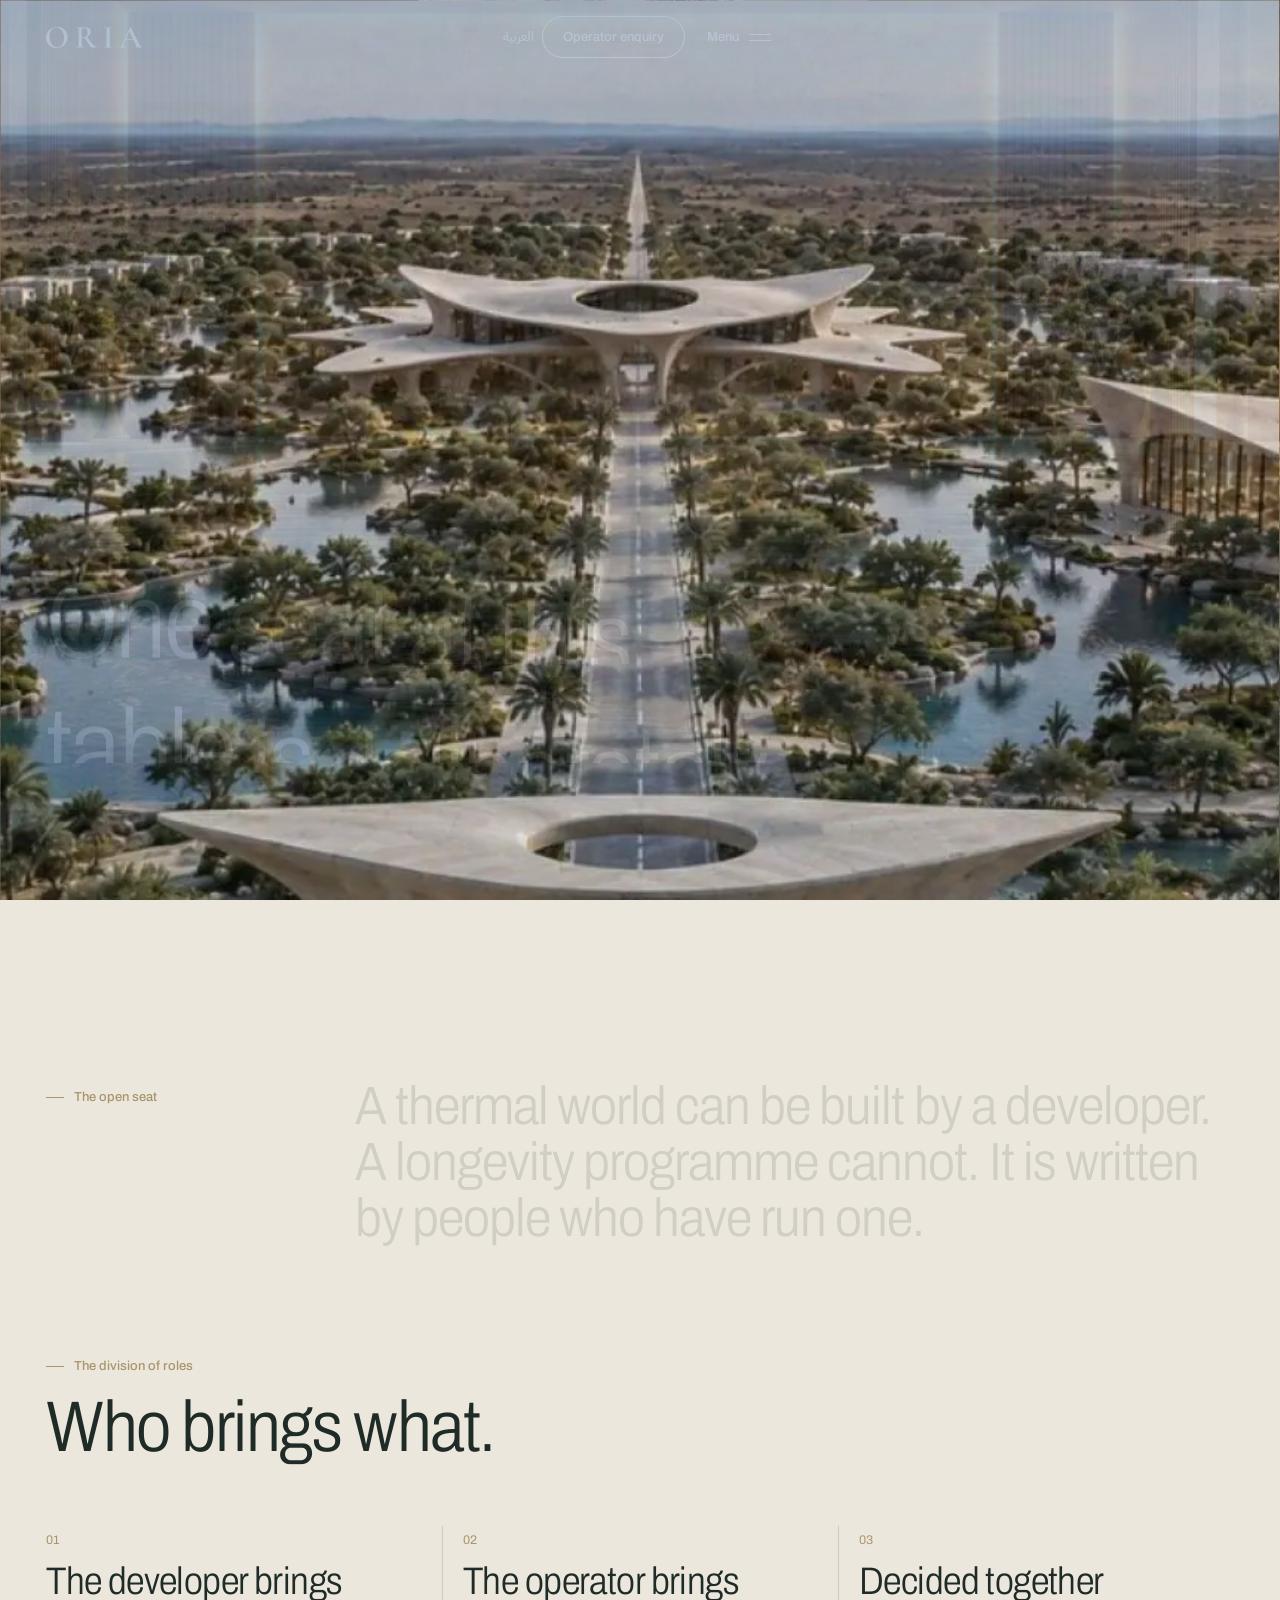
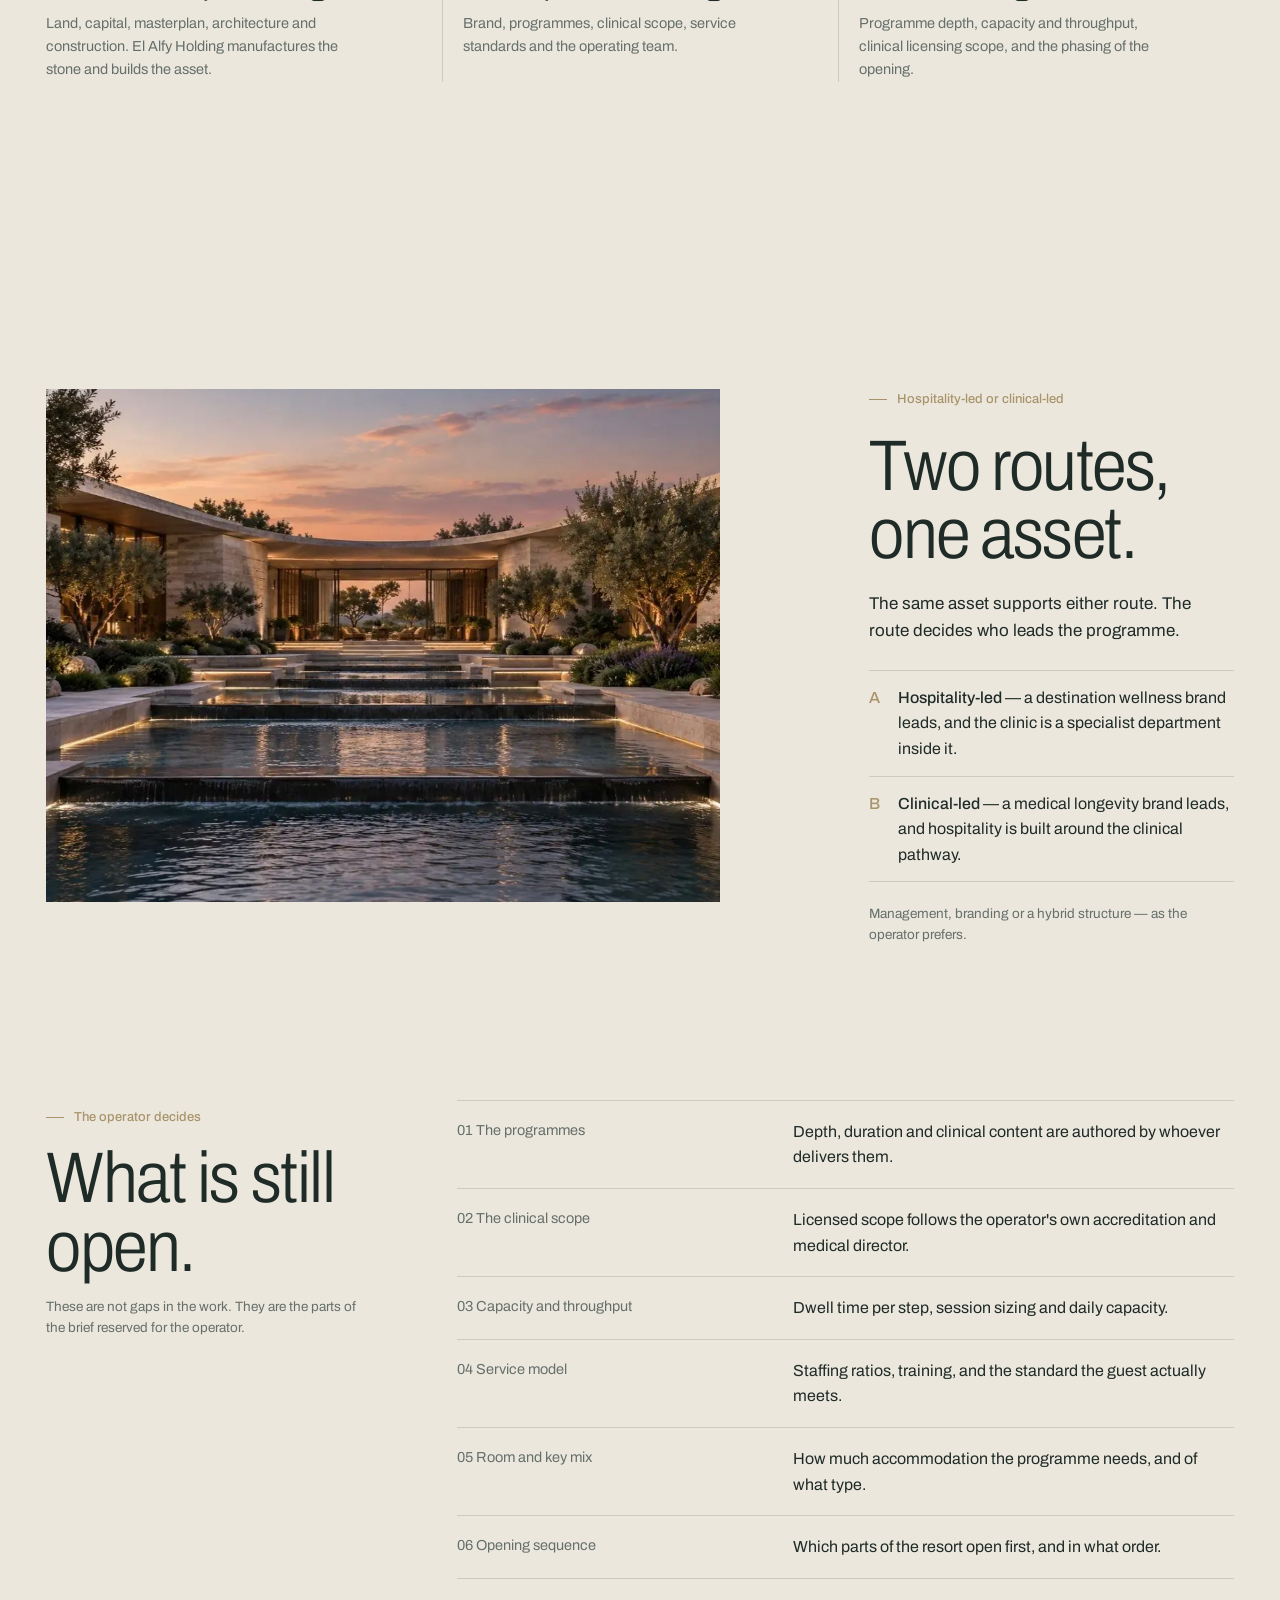
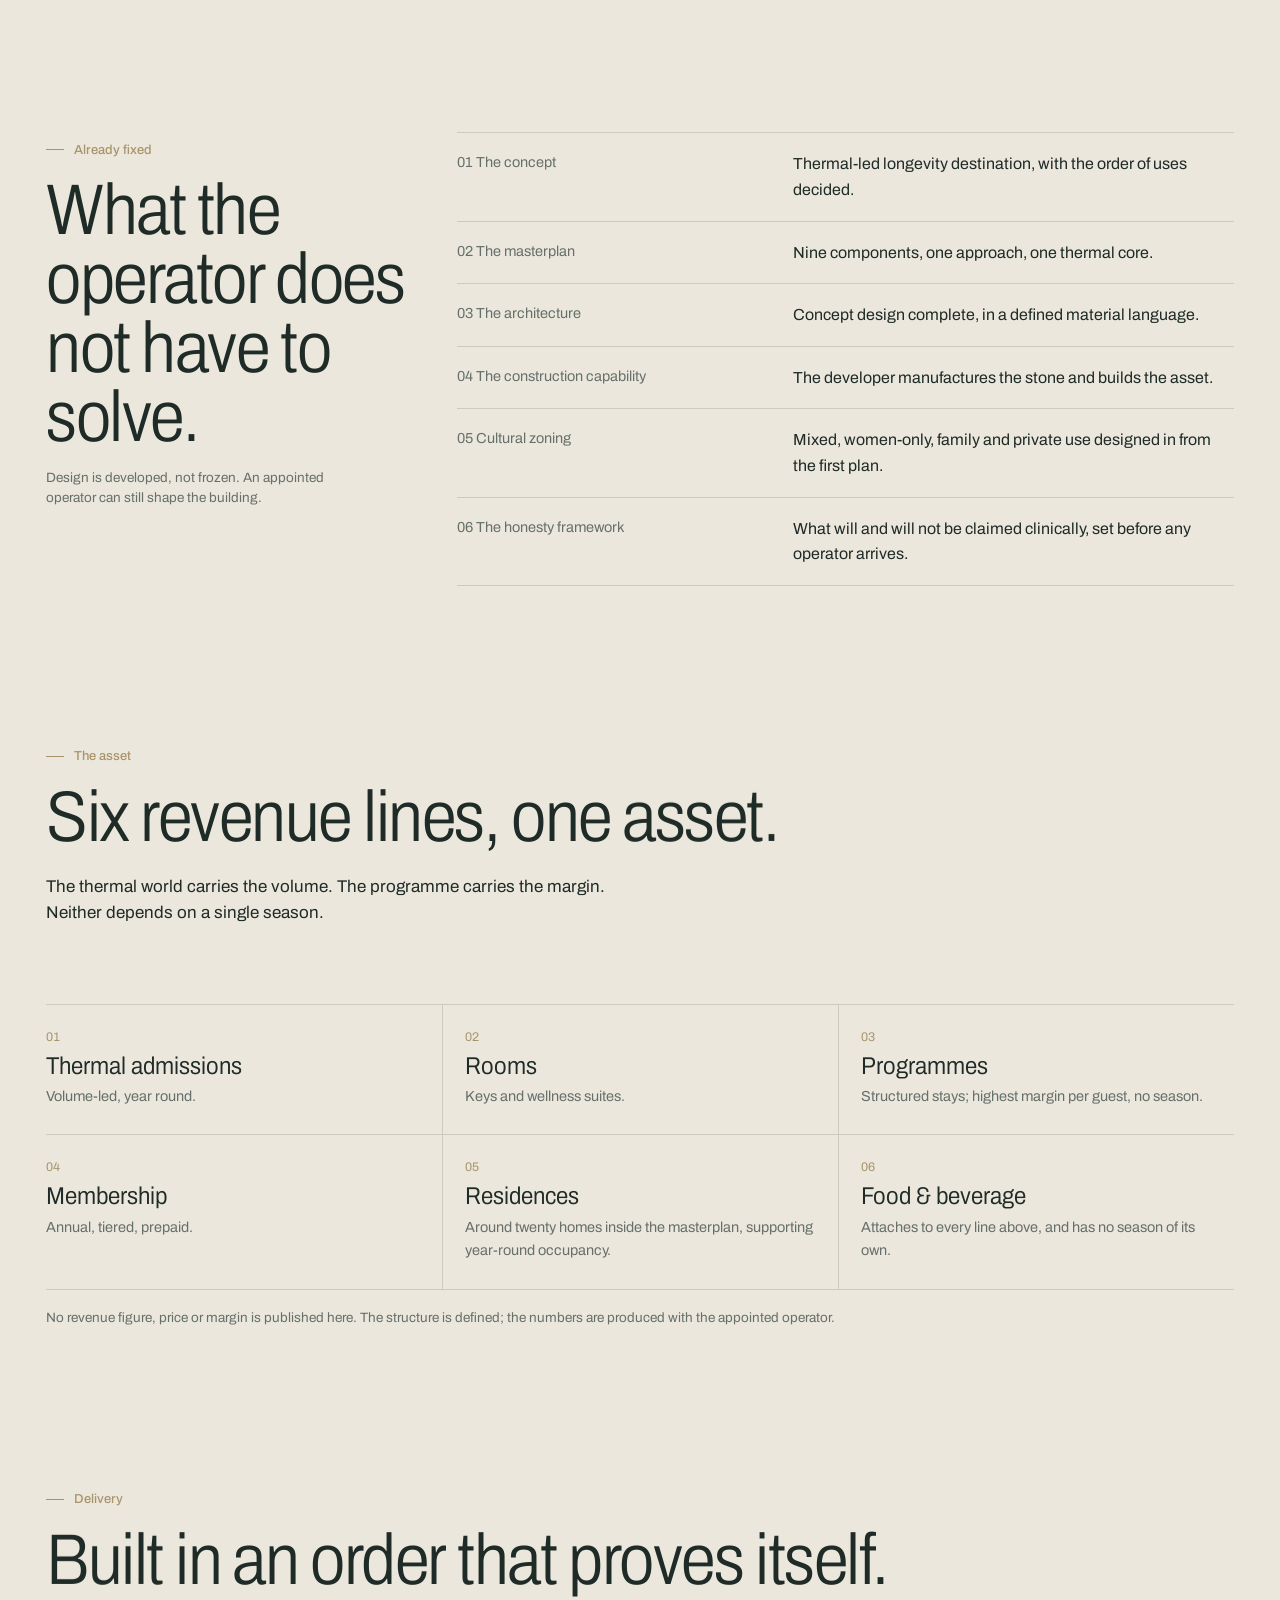
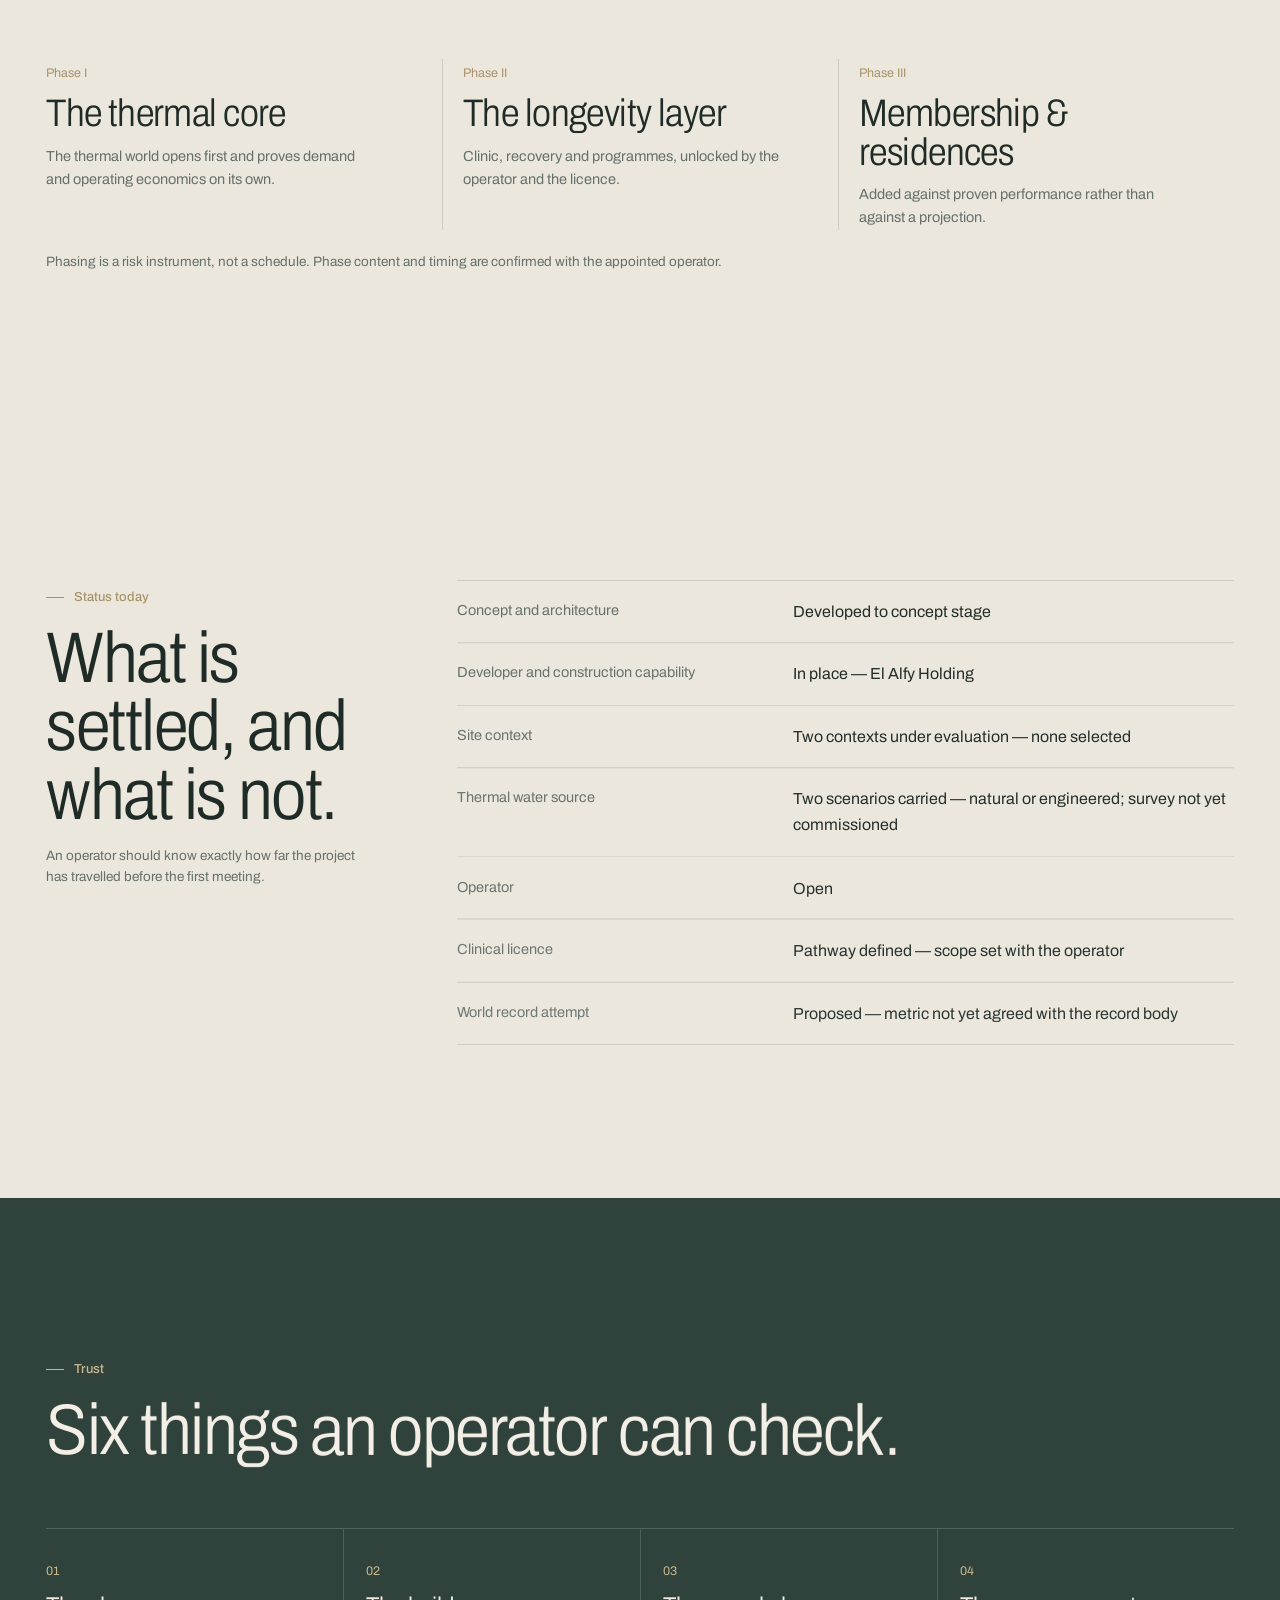
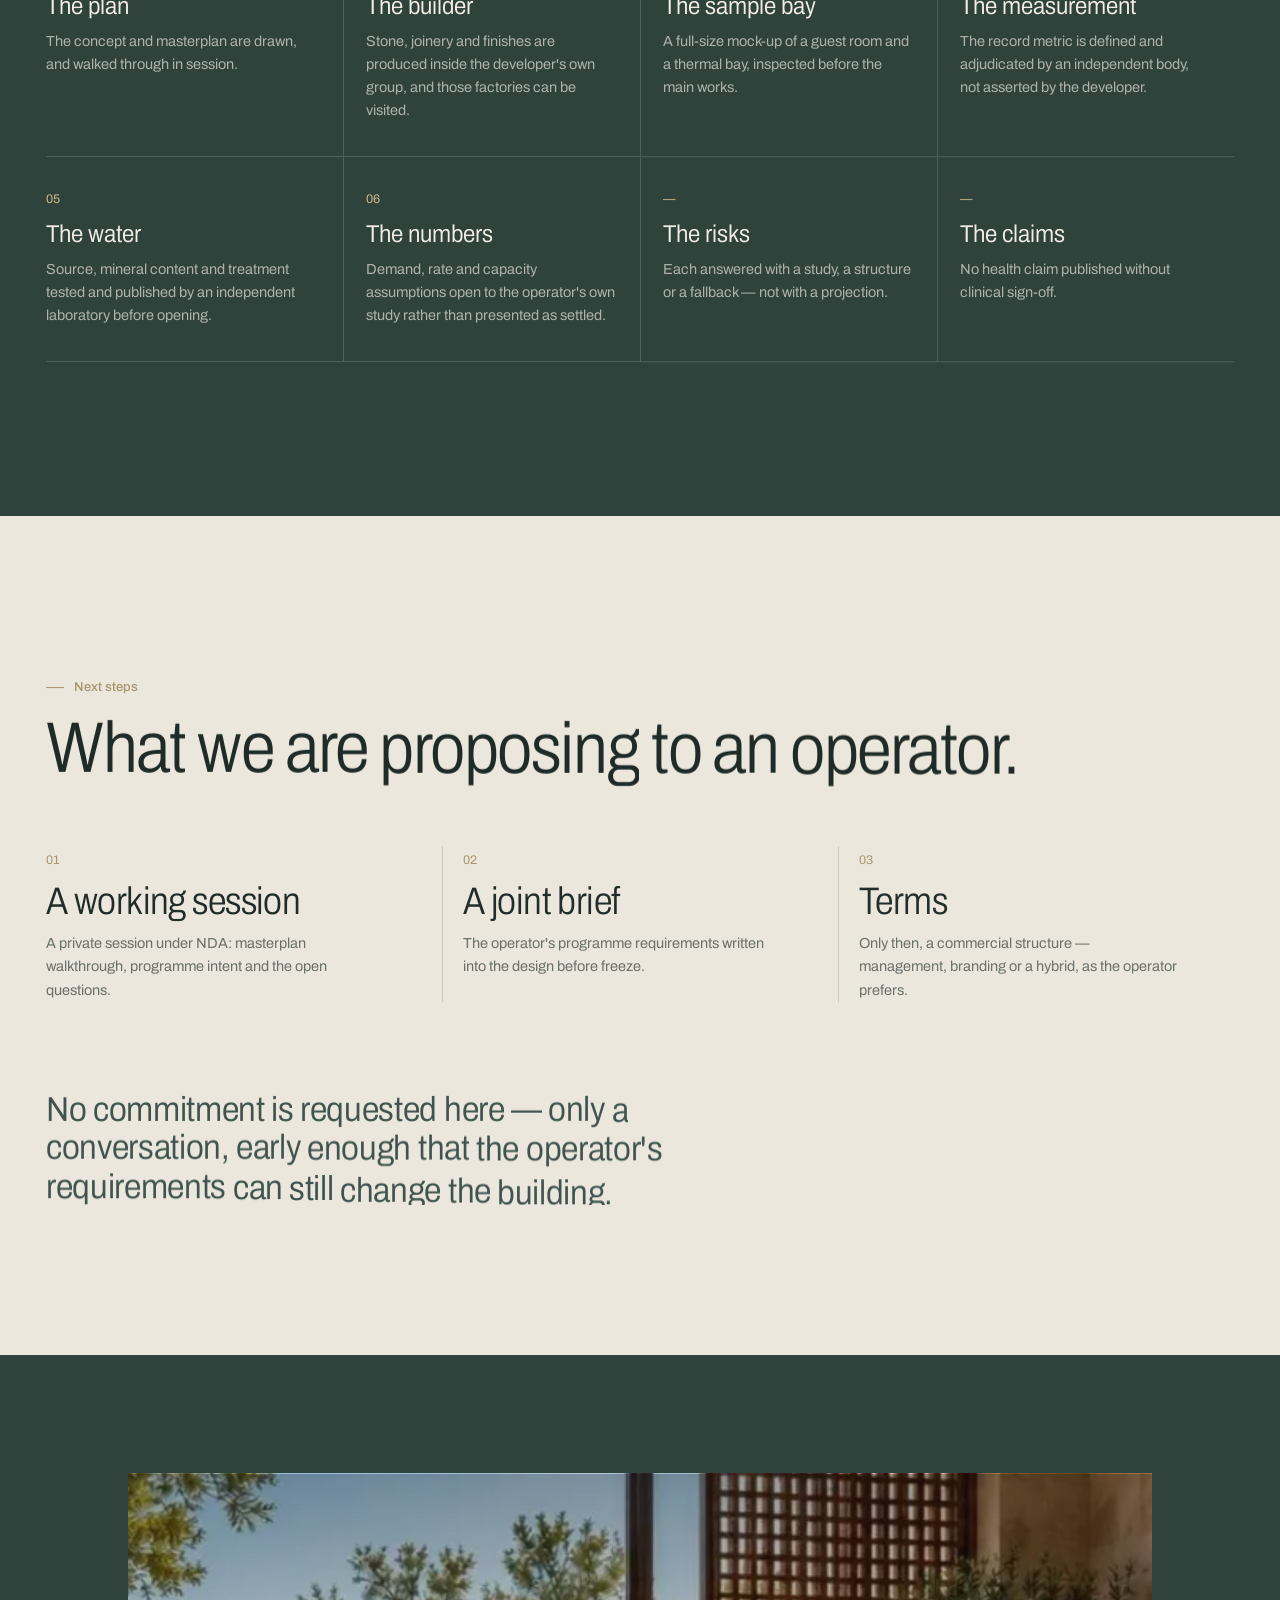
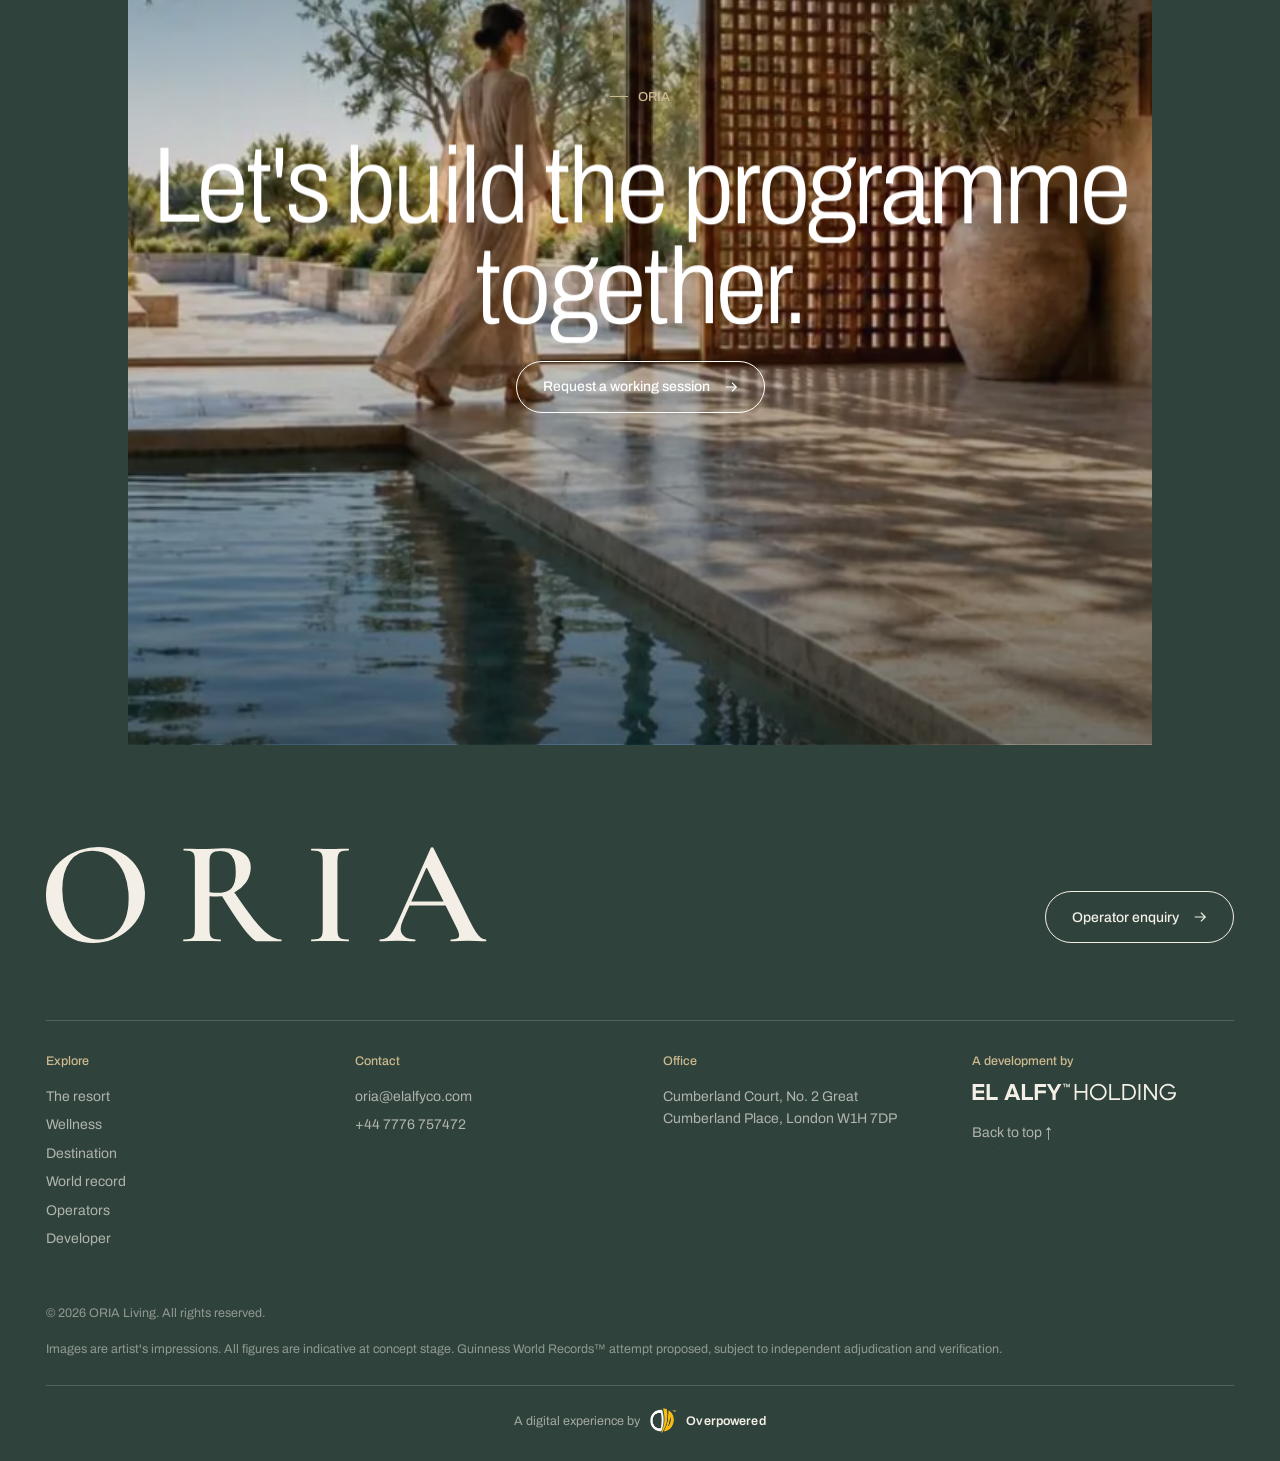
<file: operators.html>
<!DOCTYPE html>
<html lang="en">
<head>
<meta charset="utf-8">
<meta name="viewport" content="width=device-width, initial-scale=1, viewport-fit=cover">
<script>(function(){var L="en";try{var q=(location.search.match(/[?&]lang=(ar|en)/)||[])[1];L=q||localStorage.getItem("oria-lang")||"en";if(q)localStorage.setItem("oria-lang",q);}catch(e){}window.ORIA_LANG=L;if(L==="ar"){document.documentElement.lang="ar";document.documentElement.dir="rtl";}})();</script>
<title>ORIA — Operators</title>
<meta name="description" content="ORIA — a thermal-led Longevity &amp; Wellness Resort in Egypt, developed by El Alfy Holding and seeking a specialist wellness brand or resort operator to run it. Includes a proposed Guinness World Records™ attempt.">
<link rel="preconnect" href="https://fonts.googleapis.com">
<link rel="preconnect" href="https://fonts.gstatic.com" crossorigin>
<link href="https://fonts.googleapis.com/css2?family=Archivo:wdth,wght@62..125,100..900&family=IBM+Plex+Sans+Arabic:wght@200;300;400;500;600&display=swap" rel="stylesheet">
<link rel="stylesheet" href="style.css">
</head>
<body>
<svg width="0" height="0" style="position:absolute" aria-hidden="true"><defs><symbol id="lg-star" viewBox="158 54 1683 1325"><path fill="currentColor" fill-rule="evenodd" d="M1010.0,1348.8C1011.6,1337.1 1013.9,1322.8 1015.1,1317.0C1016.2,1311.2 1018.0,1302.5 1018.9,1297.5C1022.5,1279.6 1029.4,1254.7 1036.1,1235.5C1047.2,1203.8 1051.3,1193.7 1063.5,1168.4C1117.5,1056.7 1205.9,960.7 1319.7,890.3C1323.4,887.9 1330.5,883.5 1335.5,880.3C1354.4,868.4 1411.8,839.1 1449.8,822.0C1481.5,807.8 1540.3,788.2 1584.5,777.1C1606.2,771.6 1639.1,764.5 1649.5,763.0C1653.9,762.4 1660.9,761.0 1665.0,760.0C1669.1,759.0 1675.2,757.9 1678.5,757.5C1681.8,757.2 1690.8,755.8 1698.5,754.5C1706.2,753.2 1719.2,751.4 1727.5,750.6C1735.8,749.8 1745.0,748.6 1748.0,748.0C1751.0,747.4 1762.5,746.3 1773.5,745.5C1822.1,741.9 1834.0,740.4 1835.5,738.0C1836.6,736.2 1828.2,735.2 1800.0,733.5C1784.3,732.6 1771.2,731.6 1770.9,731.5C1770.6,731.3 1760.3,730.2 1748.0,729.0C1735.7,727.8 1723.5,726.5 1720.8,726.0C1718.1,725.4 1709.0,724.1 1700.7,723.1C1692.3,722.0 1682.1,720.4 1678.0,719.5C1673.9,718.6 1667.1,717.5 1663.0,716.9C1658.9,716.4 1650.3,714.8 1644.0,713.5C1637.7,712.1 1626.9,709.9 1620.0,708.5C1599.3,704.2 1580.5,699.6 1559.0,693.5C1485.5,672.6 1454.2,660.9 1392.0,630.8C1304.9,588.6 1214.9,522.3 1165.7,464.0C1158.5,455.5 1149.6,445.1 1146.0,441.0C1112.2,402.3 1071.0,331.4 1053.6,282.0C1051.7,276.8 1049.2,270.0 1048.0,267.0C1042.1,252.5 1030.6,213.9 1026.8,196.0C1026.3,193.5 1024.3,184.3 1022.5,175.5C1016.1,145.2 1011.2,109.4 1009.5,81.0C1008.6,66.6 1006.6,58.1 1004.4,60.2C1003.4,61.2 1001.9,72.1 1001.0,85.3C998.7,116.4 994.5,145.3 987.4,179.0C986.0,185.3 984.4,193.4 983.6,197.0C974.6,241.0 951.3,305.0 930.1,343.8C911.1,378.4 881.6,421.5 858.0,449.0C837.0,473.4 793.0,517.5 780.7,526.3C777.5,528.6 768.5,535.2 760.7,541.0C730.5,563.4 700.7,583.7 679.5,596.4C647.5,615.5 624.8,627.6 600.0,638.8C568.9,652.9 545.3,662.7 523.5,670.5C518.0,672.5 509.9,675.4 505.5,677.0C475.2,687.9 416.3,703.8 386.5,709.1C380.4,710.1 371.2,711.9 366.0,713.1C323.7,722.2 248.2,731.4 198.5,733.5C185.3,734.1 171.8,735.5 167.6,736.7C161.5,738.5 178.2,741.3 204.0,743.0C239.4,745.2 250.8,746.1 264.5,748.1C272.2,749.2 282.6,750.5 287.5,751.1C303.7,753.0 337.9,758.3 364.0,763.0C381.2,766.1 435.3,779.3 464.0,787.4C488.2,794.2 527.7,808.6 555.5,820.7C563.8,824.3 573.4,828.5 577.0,830.0C584.2,833.0 638.6,860.3 646.5,864.8C649.2,866.4 655.1,869.7 659.5,872.2C686.2,887.0 746.6,928.3 769.5,947.4C804.9,976.9 843.5,1015.7 871.4,1050.0C915.9,1104.6 958.2,1180.5 974.3,1234.5C983.0,1263.7 988.6,1284.7 990.4,1295.0C991.3,1299.7 993.1,1308.9 994.4,1315.5C995.8,1322.1 997.8,1334.5 999.0,1343.0C1002.3,1368.0 1004.1,1375.3 1006.1,1371.7C1006.6,1370.9 1008.4,1360.6 1010.0,1348.8ZM989.0,1020.0C981.0,1019.6 970.9,1018.7 966.5,1018.2C962.1,1017.6 954.7,1016.6 950.0,1016.0C939.8,1014.6 912.9,1008.7 907.4,1006.6C905.3,1005.8 901.5,1004.6 899.0,1004.0C894.9,1002.9 883.8,998.8 871.5,993.8C814.2,970.4 762.2,924.6 733.0,872.0C718.4,845.8 706.3,808.5 701.9,776.5C700.4,765.9 700.4,722.1 701.8,709.2C705.1,680.3 716.9,641.0 729.7,616.5C749.7,578.3 786.6,537.2 821.0,514.8C853.8,493.5 896.3,474.8 924.0,469.5C927.6,468.8 935.0,467.3 940.5,466.2C981.7,457.5 1038.2,458.1 1077.0,467.6C1111.1,475.9 1140.1,486.8 1166.5,501.3C1209.5,524.8 1244.1,559.2 1271.4,605.5C1278.6,617.6 1293.7,651.7 1295.9,660.8C1296.4,662.8 1297.8,668.1 1298.9,672.5C1301.7,682.9 1304.6,703.4 1306.1,724.1C1309.7,773.2 1298.7,826.0 1275.8,869.0C1238.2,939.6 1182.1,984.1 1100.5,1007.9C1079.1,1014.1 1024.9,1021.6 1007.0,1020.8C1005.1,1020.8 997.0,1020.4 989.0,1020.0Z"/></symbol><symbol id="lg-letters" viewBox="47 1411 1949 345"><path fill="currentColor" fill-rule="evenodd" d="M277.7,1750.6C283.6,1749.8 291.6,1748.8 295.5,1748.5C299.4,1748.1 304.3,1747.2 306.5,1746.4C308.7,1745.7 313.4,1744.4 317.0,1743.6C369.1,1731.4 415.7,1695.3 437.5,1650.5C450.9,1623.0 454.3,1601.7 451.0,1566.5C448.8,1543.0 435.0,1513.6 416.1,1492.2C384.8,1456.7 344.2,1435.3 292.9,1427.4C212.4,1415.0 138.0,1441.0 92.3,1497.5C57.1,1541.0 50.7,1606.8 76.8,1655.3C105.4,1708.3 159.9,1742.7 226.6,1749.5C234.8,1750.4 241.9,1751.2 242.5,1751.5C245.0,1752.4 268.0,1751.9 277.7,1750.6ZM748.1,1743.1L750.5,1741.2L750.8,1596.3C751.0,1461.7 751.1,1451.4 752.7,1450.2C755.3,1448.3 848.3,1448.5 860.6,1450.5C873.0,1452.5 886.5,1456.2 892.5,1459.3C915.9,1471.1 927.9,1492.1 926.7,1519.0C925.4,1551.1 907.3,1572.2 873.7,1581.0C863.7,1583.6 859.8,1584.1 840.4,1584.9C828.4,1585.4 817.1,1585.6 815.5,1585.3C811.9,1584.8 807.2,1586.4 806.4,1588.5C805.2,1591.5 807.2,1594.7 816.6,1605.0C828.2,1617.7 851.9,1645.0 865.5,1661.5C870.9,1668.1 882.2,1681.3 890.5,1690.9C912.6,1716.5 923.5,1729.4 928.6,1736.1C935.5,1745.1 935.0,1745.0 963.8,1745.0C987.1,1745.0 988.8,1744.9 990.4,1743.1C993.0,1740.2 991.7,1737.5 984.1,1729.5C980.4,1725.7 974.0,1718.5 969.9,1713.5C965.9,1708.5 958.7,1700.2 953.9,1695.0C949.2,1689.8 934.2,1672.5 920.5,1656.5C888.0,1618.4 879.8,1609.1 876.1,1605.6C874.4,1603.9 873.0,1601.8 873.0,1600.8C873.0,1598.8 872.2,1599.0 892.3,1595.5C939.4,1587.4 967.9,1564.7 975.0,1529.9C983.6,1487.9 958.6,1453.2 909.5,1439.0C885.0,1432.0 870.1,1431.0 782.2,1431.0C705.3,1431.0 705.4,1431.0 703.6,1435.7C703.2,1436.6 702.9,1505.4 702.9,1588.5L703.0,1739.5L706.0,1742.2L709.0,1745.0L727.4,1745.0C744.0,1745.0 746.0,1744.8 748.1,1743.1ZM1297.1,1743.6C1301.1,1741.9 1301.1,1742.7 1301.7,1589.6C1302.4,1432.6 1302.4,1435.5 1297.7,1433.2C1295.5,1432.1 1280.8,1431.4 1266.7,1431.8C1259.9,1432.0 1258.6,1432.3 1256.5,1434.5L1254.0,1436.9L1254.0,1588.0C1254.0,1693.0 1254.3,1739.7 1255.1,1741.1C1255.7,1742.2 1257.0,1743.4 1258.2,1743.9C1260.6,1744.8 1294.9,1744.5 1297.1,1743.6ZM1989.6,1742.8C1992.1,1740.3 1991.0,1737.8 1981.0,1724.0C1976.0,1717.1 1968.9,1707.2 1965.1,1702.0C1961.4,1696.8 1954.6,1687.3 1950.0,1681.0C1945.4,1674.7 1936.2,1661.6 1929.5,1652.0C1909.2,1622.6 1896.2,1604.3 1882.0,1585.0C1874.5,1574.8 1866.3,1563.6 1863.8,1560.0C1853.9,1545.8 1837.1,1521.6 1829.0,1509.9C1824.3,1503.2 1817.1,1493.1 1813.0,1487.6C1808.9,1482.0 1799.4,1469.0 1792.0,1458.6C1767.7,1424.4 1769.0,1424.6 1748.5,1453.0C1737.1,1468.8 1737.4,1468.3 1710.9,1504.0C1699.6,1519.1 1688.7,1534.0 1686.5,1537.0C1684.3,1540.0 1672.7,1555.8 1660.5,1572.0C1648.4,1588.3 1636.8,1604.0 1634.8,1607.0C1632.8,1610.0 1626.2,1618.6 1620.3,1626.0C1614.4,1633.5 1606.7,1643.6 1603.3,1648.5C1589.0,1669.0 1565.0,1701.6 1544.1,1728.9C1536.1,1739.3 1536.1,1739.1 1539.0,1742.0C1541.7,1744.7 1557.3,1744.9 1560.7,1742.2C1561.9,1741.3 1568.0,1733.5 1574.2,1725.0C1580.4,1716.5 1588.4,1705.5 1592.0,1700.6C1595.6,1695.7 1603.7,1684.9 1610.0,1676.6C1616.3,1668.3 1624.4,1657.5 1628.0,1652.5C1631.5,1647.5 1639.8,1636.1 1646.5,1627.0C1660.0,1608.8 1678.5,1583.3 1687.0,1571.5C1690.0,1567.3 1699.9,1553.8 1709.0,1541.6C1718.1,1529.4 1729.8,1513.6 1735.1,1506.4C1745.9,1492.0 1747.1,1490.7 1749.4,1491.6C1751.0,1492.2 1759.7,1503.9 1772.5,1522.5C1776.3,1528.0 1783.8,1538.4 1789.1,1545.6C1794.4,1552.8 1803.6,1565.8 1809.6,1574.6C1815.5,1583.3 1824.9,1596.8 1830.5,1604.5C1836.0,1612.2 1846.2,1626.6 1853.0,1636.5C1859.8,1646.4 1868.3,1658.5 1871.9,1663.5C1875.5,1668.5 1881.4,1676.8 1885.0,1682.0C1910.2,1718.1 1927.3,1741.2 1930.5,1743.2C1934.8,1745.8 1986.9,1745.5 1989.6,1742.8ZM230.0,1733.0C228.1,1732.6 221.4,1731.1 215.2,1729.6C177.5,1721.0 139.6,1690.5 122.0,1654.5C106.4,1622.7 102.8,1575.2 113.3,1541.5C126.4,1499.7 154.6,1468.9 194.6,1452.7C199.7,1450.7 204.2,1449.0 204.8,1449.0C205.3,1449.0 208.6,1448.1 212.1,1446.9C227.0,1442.2 264.5,1440.0 282.5,1442.9C304.6,1446.5 329.7,1457.0 347.5,1470.2C392.7,1503.7 412.0,1556.2 401.6,1617.5C396.2,1649.2 384.6,1671.4 362.3,1693.1C341.4,1713.4 320.7,1724.5 292.5,1730.6C281.8,1733.0 278.0,1733.3 257.0,1733.6C244.1,1733.7 231.9,1733.5 230.0,1733.0Z"/></symbol><symbol id="lg-full" viewBox="47 54 1949 1702"><path fill="currentColor" fill-rule="evenodd" d="M277.7,1750.6C283.6,1749.8 291.6,1748.8 295.5,1748.5C299.4,1748.1 304.3,1747.2 306.5,1746.4C308.7,1745.7 313.4,1744.4 317.0,1743.6C369.1,1731.4 415.7,1695.3 437.5,1650.5C450.9,1623.0 454.3,1601.7 451.0,1566.5C448.8,1543.0 435.0,1513.6 416.1,1492.2C384.8,1456.7 344.2,1435.3 292.9,1427.4C212.4,1415.0 138.0,1441.0 92.3,1497.5C57.1,1541.0 50.7,1606.8 76.8,1655.3C105.4,1708.3 159.9,1742.7 226.6,1749.5C234.8,1750.4 241.9,1751.2 242.5,1751.5C245.0,1752.4 268.0,1751.9 277.7,1750.6ZM748.1,1743.1L750.5,1741.2L750.8,1596.3C751.0,1461.7 751.1,1451.4 752.7,1450.2C755.3,1448.3 848.3,1448.5 860.6,1450.5C873.0,1452.5 886.5,1456.2 892.5,1459.3C915.9,1471.1 927.9,1492.1 926.7,1519.0C925.4,1551.1 907.3,1572.2 873.7,1581.0C863.7,1583.6 859.8,1584.1 840.4,1584.9C828.4,1585.4 817.1,1585.6 815.5,1585.3C811.9,1584.8 807.2,1586.4 806.4,1588.5C805.2,1591.5 807.2,1594.7 816.6,1605.0C828.2,1617.7 851.9,1645.0 865.5,1661.5C870.9,1668.1 882.2,1681.3 890.5,1690.9C912.6,1716.5 923.5,1729.4 928.6,1736.1C935.5,1745.1 935.0,1745.0 963.8,1745.0C987.1,1745.0 988.8,1744.9 990.4,1743.1C993.0,1740.2 991.7,1737.5 984.1,1729.5C980.4,1725.7 974.0,1718.5 969.9,1713.5C965.9,1708.5 958.7,1700.2 953.9,1695.0C949.2,1689.8 934.2,1672.5 920.5,1656.5C888.0,1618.4 879.8,1609.1 876.1,1605.6C874.4,1603.9 873.0,1601.8 873.0,1600.8C873.0,1598.8 872.2,1599.0 892.3,1595.5C939.4,1587.4 967.9,1564.7 975.0,1529.9C983.6,1487.9 958.6,1453.2 909.5,1439.0C885.0,1432.0 870.1,1431.0 782.2,1431.0C705.3,1431.0 705.4,1431.0 703.6,1435.7C703.2,1436.6 702.9,1505.4 702.9,1588.5L703.0,1739.5L706.0,1742.2L709.0,1745.0L727.4,1745.0C744.0,1745.0 746.0,1744.8 748.1,1743.1ZM1297.1,1743.6C1301.1,1741.9 1301.1,1742.7 1301.7,1589.6C1302.4,1432.6 1302.4,1435.5 1297.7,1433.2C1295.5,1432.1 1280.8,1431.4 1266.7,1431.8C1259.9,1432.0 1258.6,1432.3 1256.5,1434.5L1254.0,1436.9L1254.0,1588.0C1254.0,1693.0 1254.3,1739.7 1255.1,1741.1C1255.7,1742.2 1257.0,1743.4 1258.2,1743.9C1260.6,1744.8 1294.9,1744.5 1297.1,1743.6ZM1989.6,1742.8C1992.1,1740.3 1991.0,1737.8 1981.0,1724.0C1976.0,1717.1 1968.9,1707.2 1965.1,1702.0C1961.4,1696.8 1954.6,1687.3 1950.0,1681.0C1945.4,1674.7 1936.2,1661.6 1929.5,1652.0C1909.2,1622.6 1896.2,1604.3 1882.0,1585.0C1874.5,1574.8 1866.3,1563.6 1863.8,1560.0C1853.9,1545.8 1837.1,1521.6 1829.0,1509.9C1824.3,1503.2 1817.1,1493.1 1813.0,1487.6C1808.9,1482.0 1799.4,1469.0 1792.0,1458.6C1767.7,1424.4 1769.0,1424.6 1748.5,1453.0C1737.1,1468.8 1737.4,1468.3 1710.9,1504.0C1699.6,1519.1 1688.7,1534.0 1686.5,1537.0C1684.3,1540.0 1672.7,1555.8 1660.5,1572.0C1648.4,1588.3 1636.8,1604.0 1634.8,1607.0C1632.8,1610.0 1626.2,1618.6 1620.3,1626.0C1614.4,1633.5 1606.7,1643.6 1603.3,1648.5C1589.0,1669.0 1565.0,1701.6 1544.1,1728.9C1536.1,1739.3 1536.1,1739.1 1539.0,1742.0C1541.7,1744.7 1557.3,1744.9 1560.7,1742.2C1561.9,1741.3 1568.0,1733.5 1574.2,1725.0C1580.4,1716.5 1588.4,1705.5 1592.0,1700.6C1595.6,1695.7 1603.7,1684.9 1610.0,1676.6C1616.3,1668.3 1624.4,1657.5 1628.0,1652.5C1631.5,1647.5 1639.8,1636.1 1646.5,1627.0C1660.0,1608.8 1678.5,1583.3 1687.0,1571.5C1690.0,1567.3 1699.9,1553.8 1709.0,1541.6C1718.1,1529.4 1729.8,1513.6 1735.1,1506.4C1745.9,1492.0 1747.1,1490.7 1749.4,1491.6C1751.0,1492.2 1759.7,1503.9 1772.5,1522.5C1776.3,1528.0 1783.8,1538.4 1789.1,1545.6C1794.4,1552.8 1803.6,1565.8 1809.6,1574.6C1815.5,1583.3 1824.9,1596.8 1830.5,1604.5C1836.0,1612.2 1846.2,1626.6 1853.0,1636.5C1859.8,1646.4 1868.3,1658.5 1871.9,1663.5C1875.5,1668.5 1881.4,1676.8 1885.0,1682.0C1910.2,1718.1 1927.3,1741.2 1930.5,1743.2C1934.8,1745.8 1986.9,1745.5 1989.6,1742.8ZM230.0,1733.0C228.1,1732.6 221.4,1731.1 215.2,1729.6C177.5,1721.0 139.6,1690.5 122.0,1654.5C106.4,1622.7 102.8,1575.2 113.3,1541.5C126.4,1499.7 154.6,1468.9 194.6,1452.7C199.7,1450.7 204.2,1449.0 204.8,1449.0C205.3,1449.0 208.6,1448.1 212.1,1446.9C227.0,1442.2 264.5,1440.0 282.5,1442.9C304.6,1446.5 329.7,1457.0 347.5,1470.2C392.7,1503.7 412.0,1556.2 401.6,1617.5C396.2,1649.2 384.6,1671.4 362.3,1693.1C341.4,1713.4 320.7,1724.5 292.5,1730.6C281.8,1733.0 278.0,1733.3 257.0,1733.6C244.1,1733.7 231.9,1733.5 230.0,1733.0ZM1010.0,1348.8C1011.6,1337.1 1013.9,1322.8 1015.1,1317.0C1016.2,1311.2 1018.0,1302.5 1018.9,1297.5C1022.5,1279.6 1029.4,1254.7 1036.1,1235.5C1047.2,1203.8 1051.3,1193.7 1063.5,1168.4C1117.5,1056.7 1205.9,960.7 1319.7,890.3C1323.4,887.9 1330.5,883.5 1335.5,880.3C1354.4,868.4 1411.8,839.1 1449.8,822.0C1481.5,807.8 1540.3,788.2 1584.5,777.1C1606.2,771.6 1639.1,764.5 1649.5,763.0C1653.9,762.4 1660.9,761.0 1665.0,760.0C1669.1,759.0 1675.2,757.9 1678.5,757.5C1681.8,757.2 1690.8,755.8 1698.5,754.5C1706.2,753.2 1719.2,751.4 1727.5,750.6C1735.8,749.8 1745.0,748.6 1748.0,748.0C1751.0,747.4 1762.5,746.3 1773.5,745.5C1822.1,741.9 1834.0,740.4 1835.5,738.0C1836.6,736.2 1828.2,735.2 1800.0,733.5C1784.3,732.6 1771.2,731.6 1770.9,731.5C1770.6,731.3 1760.3,730.2 1748.0,729.0C1735.7,727.8 1723.5,726.5 1720.8,726.0C1718.1,725.4 1709.0,724.1 1700.7,723.1C1692.3,722.0 1682.1,720.4 1678.0,719.5C1673.9,718.6 1667.1,717.5 1663.0,716.9C1658.9,716.4 1650.3,714.8 1644.0,713.5C1637.7,712.1 1626.9,709.9 1620.0,708.5C1599.3,704.2 1580.5,699.6 1559.0,693.5C1485.5,672.6 1454.2,660.9 1392.0,630.8C1304.9,588.6 1214.9,522.3 1165.7,464.0C1158.5,455.5 1149.6,445.1 1146.0,441.0C1112.2,402.3 1071.0,331.4 1053.6,282.0C1051.7,276.8 1049.2,270.0 1048.0,267.0C1042.1,252.5 1030.6,213.9 1026.8,196.0C1026.3,193.5 1024.3,184.3 1022.5,175.5C1016.1,145.2 1011.2,109.4 1009.5,81.0C1008.6,66.6 1006.6,58.1 1004.4,60.2C1003.4,61.2 1001.9,72.1 1001.0,85.3C998.7,116.4 994.5,145.3 987.4,179.0C986.0,185.3 984.4,193.4 983.6,197.0C974.6,241.0 951.3,305.0 930.1,343.8C911.1,378.4 881.6,421.5 858.0,449.0C837.0,473.4 793.0,517.5 780.7,526.3C777.5,528.6 768.5,535.2 760.7,541.0C730.5,563.4 700.7,583.7 679.5,596.4C647.5,615.5 624.8,627.6 600.0,638.8C568.9,652.9 545.3,662.7 523.5,670.5C518.0,672.5 509.9,675.4 505.5,677.0C475.2,687.9 416.3,703.8 386.5,709.1C380.4,710.1 371.2,711.9 366.0,713.1C323.7,722.2 248.2,731.4 198.5,733.5C185.3,734.1 171.8,735.5 167.6,736.7C161.5,738.5 178.2,741.3 204.0,743.0C239.4,745.2 250.8,746.1 264.5,748.1C272.2,749.2 282.6,750.5 287.5,751.1C303.7,753.0 337.9,758.3 364.0,763.0C381.2,766.1 435.3,779.3 464.0,787.4C488.2,794.2 527.7,808.6 555.5,820.7C563.8,824.3 573.4,828.5 577.0,830.0C584.2,833.0 638.6,860.3 646.5,864.8C649.2,866.4 655.1,869.7 659.5,872.2C686.2,887.0 746.6,928.3 769.5,947.4C804.9,976.9 843.5,1015.7 871.4,1050.0C915.9,1104.6 958.2,1180.5 974.3,1234.5C983.0,1263.7 988.6,1284.7 990.4,1295.0C991.3,1299.7 993.1,1308.9 994.4,1315.5C995.8,1322.1 997.8,1334.5 999.0,1343.0C1002.3,1368.0 1004.1,1375.3 1006.1,1371.7C1006.6,1370.9 1008.4,1360.6 1010.0,1348.8ZM989.0,1020.0C981.0,1019.6 970.9,1018.7 966.5,1018.2C962.1,1017.6 954.7,1016.6 950.0,1016.0C939.8,1014.6 912.9,1008.7 907.4,1006.6C905.3,1005.8 901.5,1004.6 899.0,1004.0C894.9,1002.9 883.8,998.8 871.5,993.8C814.2,970.4 762.2,924.6 733.0,872.0C718.4,845.8 706.3,808.5 701.9,776.5C700.4,765.9 700.4,722.1 701.8,709.2C705.1,680.3 716.9,641.0 729.7,616.5C749.7,578.3 786.6,537.2 821.0,514.8C853.8,493.5 896.3,474.8 924.0,469.5C927.6,468.8 935.0,467.3 940.5,466.2C981.7,457.5 1038.2,458.1 1077.0,467.6C1111.1,475.9 1140.1,486.8 1166.5,501.3C1209.5,524.8 1244.1,559.2 1271.4,605.5C1278.6,617.6 1293.7,651.7 1295.9,660.8C1296.4,662.8 1297.8,668.1 1298.9,672.5C1301.7,682.9 1304.6,703.4 1306.1,724.1C1309.7,773.2 1298.7,826.0 1275.8,869.0C1238.2,939.6 1182.1,984.1 1100.5,1007.9C1079.1,1014.1 1024.9,1021.6 1007.0,1020.8C1005.1,1020.8 997.0,1020.4 989.0,1020.0Z"/></symbol>
<g>
<g id="eag-0-0">
<path d="M 81.671875 -18.453125 L 28.59375 -18.453125 L 28.59375 -41.4375 L 79.40625 -41.4375 L 79.40625 -59.4375 L 28.59375 -59.4375 L 28.59375 -81.0625 L 80.921875 -81.0625 L 80.921875 -99.515625 L 8.625 -99.515625 L 8.625 0 L 81.671875 0 Z M 81.671875 -18.453125 "/>
</g>
<g id="eag-0-1">
<path d="M 77.890625 -18.75 L 28.59375 -18.75 L 28.59375 -99.515625 L 8.625 -99.515625 L 8.625 0 L 77.890625 0 Z M 77.890625 -18.75 "/>
</g>
<g id="eag-0-2">
</g>
<g id="eag-0-3">
<path d="M 0.609375 0 L 22.390625 0 L 29.640625 -18.609375 L 71.390625 -18.609375 L 78.65625 0 L 100.4375 0 L 61.859375 -99.515625 L 39.171875 -99.515625 Z M 50.359375 -75.78125 L 50.671875 -75.78125 L 65.03125 -35.546875 L 36.15625 -35.546875 Z M 50.359375 -75.78125 "/>
</g>
<g id="eag-0-4">
<path d="M 28.59375 -41.4375 L 77.890625 -41.4375 L 77.890625 -59.4375 L 28.59375 -59.4375 L 28.59375 -81.0625 L 79.25 -81.0625 L 79.25 -99.515625 L 8.625 -99.515625 L 8.625 0 L 28.59375 0 Z M 28.59375 -41.4375 "/>
</g>
<g id="eag-0-5">
<path d="M 36.453125 0 L 56.421875 0 L 56.421875 -37.0625 L 91.953125 -99.515625 L 70.1875 -99.515625 L 46.4375 -55.8125 L 22.6875 -99.515625 L 1.0625 -99.515625 L 36.453125 -37.0625 Z M 36.453125 0 "/>
</g>
<g id="eag-1-0">
<path d="M 17.96875 -21.65625 L 0.453125 -21.65625 L 0.453125 -17.578125 L 7.046875 -17.578125 L 7.046875 0 L 11.390625 0 L 11.390625 -17.578125 L 17.96875 -17.578125 Z M 17.96875 -21.65625 "/>
</g>
<g id="eag-1-1">
<path d="M 1.609375 0 L 6.03125 0 L 6.6875 -7.375 L 7.078125 -14.953125 L 12.21875 -0.625 L 16.265625 -0.625 L 21.328125 -14.90625 L 21.40625 -14.71875 L 21.796875 -7.375 L 22.453125 0 L 26.859375 0 L 24.921875 -21.65625 L 20.1875 -21.65625 L 14.25 -6.453125 L 14.1875 -6.453125 L 8.265625 -21.65625 L 3.5625 -21.65625 Z M 1.609375 0 "/>
</g>
<g id="eag-2-0">
<path d="M 11.34375 0 L 22.6875 0 L 22.6875 -45.828125 L 78.796875 -45.828125 L 78.796875 0 L 90.140625 0 L 90.140625 -99.515625 L 78.796875 -99.515625 L 78.796875 -56.5625 L 22.6875 -56.5625 L 22.6875 -99.515625 L 11.34375 -99.515625 Z M 11.34375 0 "/>
</g>
<g id="eag-2-1">
<path d="M 5.4375 -49.609375 C 5.4375 -21.171875 28.890625 2.125 57.46875 2.125 C 86.0625 2.125 109.5 -21.171875 109.5 -49.609375 C 109.5 -78.34375 86.0625 -101.640625 57.46875 -101.640625 C 28.890625 -101.640625 5.4375 -78.34375 5.4375 -49.609375 Z M 16.78125 -49.609375 C 16.78125 -72.140625 35.09375 -90.296875 57.46875 -90.296875 C 79.703125 -90.296875 98.015625 -72.140625 98.015625 -49.609375 C 98.015625 -27.375 79.703125 -9.21875 57.46875 -9.21875 C 35.09375 -9.21875 16.78125 -27.375 16.78125 -49.609375 Z M 16.78125 -49.609375 "/>
</g>
<g id="eag-2-2">
<path d="M 78.796875 -10.734375 L 22.6875 -10.734375 L 22.6875 -99.515625 L 11.34375 -99.515625 L 11.34375 0 L 78.796875 0 Z M 78.796875 -10.734375 "/>
</g>
<g id="eag-2-3">
<path d="M 45.828125 -88.78125 C 69.875 -88.78125 84.09375 -70.9375 84.09375 -49.765625 C 84.09375 -28.59375 69.875 -10.734375 45.828125 -10.734375 L 22.6875 -10.734375 L 22.6875 -88.78125 Z M 45.828125 0 C 76.078125 0 95.59375 -22.390625 95.59375 -49.765625 C 95.59375 -77.140625 76.078125 -99.515625 45.828125 -99.515625 L 11.34375 -99.515625 L 11.34375 0 Z M 45.828125 0 "/>
</g>
<g id="eag-2-4">
<path d="M 22.6875 -99.515625 L 11.34375 -99.515625 L 11.34375 0 L 22.6875 0 Z M 22.6875 -99.515625 "/>
</g>
<g id="eag-2-5">
<path d="M 11.34375 0 L 22.6875 0 L 22.6875 -81.671875 L 79.40625 0 L 91.5 0 L 91.5 -99.515625 L 80.15625 -99.515625 L 80.15625 -18 L 23.4375 -99.515625 L 11.34375 -99.515625 Z M 11.34375 0 "/>
</g>
<g id="eag-2-6">
<path d="M 107.6875 -49 L 57.328125 -49 L 57.328125 -38.265625 L 95.59375 -38.265625 C 92.5625 -18.296875 76.53125 -9.21875 57.328125 -9.21875 C 34.9375 -9.21875 16.640625 -27.375 16.640625 -49.609375 C 16.640625 -72.140625 34.9375 -90.296875 57.328125 -90.296875 C 71.6875 -90.296875 84.25 -82.734375 91.5 -71.390625 L 101.03125 -77.59375 C 91.8125 -92.109375 75.625 -101.640625 57.328125 -101.640625 C 28.734375 -101.640625 5.296875 -78.34375 5.296875 -49.609375 C 5.296875 -21.171875 28.734375 2.125 57.328125 2.125 C 88.03125 2.125 106.9375 -17.390625 107.6875 -45.21875 Z M 107.6875 -49 "/>
</g>
</g>
<symbol id="ea-logo" viewBox="94 97 1274 112">
<g fill="currentColor" fill-opacity="1">
<use href="#eag-0-0" x="89.3237" y="202.7886"/>
<use href="#eag-0-1" x="176.145103" y="202.7886"/>
<use href="#eag-0-2" x="256.15995" y="202.7886"/>
<use href="#eag-0-3" x="293.97415" y="202.7886"/>
<use href="#eag-0-1" x="395.769977" y="202.7886"/>
<use href="#eag-0-4" x="475.784824" y="202.7886"/>
<use href="#eag-0-5" x="558.21978" y="202.7886"/>
</g>
<g fill="currentColor" fill-opacity="1">
<use href="#eag-1-0" x="659.1021" y="123.6934"/>
<use href="#eag-1-1" x="677.244546" y="123.6934"/>
</g>
<g fill="currentColor" fill-opacity="1">
<use href="#eag-2-0" x="721.4502" y="202.7891"/>
<use href="#eag-2-1" x="822.489742" y="202.7891"/>
<use href="#eag-2-2" x="936.839883" y="202.7891"/>
</g>
<g fill="currentColor" fill-opacity="1">
<use href="#eag-2-3" x="1018.518555" y="202.7891"/>
<use href="#eag-2-4" x="1118.95307" y="202.7891"/>
</g>
<g fill="currentColor" fill-opacity="1">
<use href="#eag-2-5" x="1153.137107" y="202.7891"/>
<use href="#eag-2-6" x="1255.689218" y="202.7891"/>
</g>
</symbol><symbol id="lg-word" viewBox="49 -636 2974 648"><path fill="currentColor" d="M366 12Q294 12 235.5 -13.5Q177 -39 135.5 -84.0Q94 -129 71.5 -187.5Q49 -246 49 -312Q49 -393 80.5 -454.0Q112 -515 164.0 -555.5Q216 -596 278.0 -616.0Q340 -636 401 -636Q475 -636 533.5 -609.5Q592 -583 633.0 -538.0Q674 -493 695.5 -436.0Q717 -379 717 -319Q717 -249 689.0 -189.0Q661 -129 612.5 -84.0Q564 -39 500.5 -13.5Q437 12 366 12ZM399.66009521484375 -11.89984130859375Q458.74053955078125 -11.89984130859375 505.6009521484375 -44.009857177734375Q552.4613647460938 -76.119873046875 579.7216186523438 -138.44992065429688Q606.9818725585938 -200.77996826171875 606.9818725585938 -290.22003173828125Q606.9818725585938 -382.880126953125 577.1116027832031 -454.9901428222656Q547.2413330078125 -527.1001586914062 492.160888671875 -568.6001586914062Q437.0804443359375 -610.1001586914062 360.5599365234375 -610.1001586914062Q264.05914306640625 -610.1001586914062 211.53863525390625 -540.4400634765625Q159.01812744140625 -470.77996826171875 159.01812744140625 -348.33990478515625Q159.01812744140625 -276.0 176.78823852539062 -214.5Q194.558349609375 -153.0 226.818603515625 -107.27996826171875Q259.078857421875 -61.5599365234375 303.1092224121094 -36.729888916015625Q347.13958740234375 -11.89984130859375 399.66009521484375 -11.89984130859375ZM1472.6009521484375 0.0Q1457.160888671875 0.0 1422.4507141113281 -37.830047607421875Q1387.7405395507812 -75.66009521484375 1338.9802856445312 -146.99014282226562Q1290.2200317382812 -218.3201904296875 1229.23974609375 -317.3201904296875L1311.558349609375 -342.45977783203125Q1392.8785400390625 -221.45977783203125 1450.1486511230469 -148.78982543945312Q1507.4187622070312 -76.119873046875 1551.8588256835938 -44.0599365234375Q1596.2988891601562 -12.0 1636.958984375 -12.0Q1639.1790161132812 -12.0 1639.1790161132812 -6.0Q1639.1790161132812 0.0 1636.958984375 0.0Q1572.4597778320312 0.0 1531.8702697753906 0.0Q1491.28076171875 0.0 1472.6009521484375 0.0ZM1247.4794921875 -628.0Q1336.1790161132812 -628.0 1383.69873046875 -593.7298889160156Q1431.2184448242188 -559.4597778320312 1431.2184448242188 -499.6798095703125Q1431.2184448242188 -442.0 1398.6585083007812 -397.0500793457031Q1366.0985717773438 -352.10015869140625 1314.5985717773438 -327.10015869140625Q1263.0985717773438 -302.10015869140625 1204.9984130859375 -302.10015869140625Q1192.0985717773438 -302.10015869140625 1178.1486511230469 -302.3201904296875Q1164.19873046875 -302.54022216796875 1152.6387939453125 -303.54022216796875V-81.0Q1152.6387939453125 -52.0 1157.8588256835938 -37.0Q1163.078857421875 -22.0 1179.0690002441406 -17.0Q1195.0591430664062 -12.0 1227.599365234375 -12.0Q1229.8193969726562 -12.0 1229.8193969726562 -6.0Q1229.8193969726562 0.0 1227.599365234375 0.0Q1202.0394287109375 0.0 1170.8095397949219 -1.0Q1139.5796508789062 -2.0 1102.23974609375 -2.0Q1067.119873046875 -2.0 1035.1699523925781 -1.0Q1003.2200317382812 0.0 977.6600952148438 0.0Q974.880126953125 0.0 974.880126953125 -6.0Q974.880126953125 -12.0 977.6600952148438 -12.0Q1010.2003173828125 -12.0 1026.1904602050781 -17.0Q1042.1806030273438 -22.0 1048.0106506347656 -37.0Q1053.8406982421875 -52.0 1053.8406982421875 -81.0V-544.0Q1053.8406982421875 -573.0 1048.5106506347656 -587.5Q1043.1806030273438 -602.0 1027.3004760742188 -607.5Q1011.4203491210938 -613.0 978.880126953125 -613.0Q976.6600952148438 -613.0 976.6600952148438 -619.0Q976.6600952148438 -625.0 978.880126953125 -625.0Q1004.2200317382812 -625.0 1035.6699523925781 -623.5Q1067.119873046875 -622.0 1102.23974609375 -622.0Q1134.7996826171875 -622.0 1174.6297302246094 -625.0Q1214.4597778320312 -628.0 1247.4794921875 -628.0ZM1329.9802856445312 -464.10015869140625Q1329.9802856445312 -522.0 1316.7701110839844 -553.2200317382812Q1303.5599365234375 -584.4400634765625 1280.0295715332031 -596.6001586914062Q1256.4992065429688 -608.76025390625 1225.318603515625 -608.76025390625Q1186.19873046875 -608.76025390625 1169.4187622070312 -594.2003173828125Q1152.6387939453125 -579.640380859375 1152.6387939453125 -542.0V-330.4400634765625Q1166.6387939453125 -328.66009521484375 1182.7488098144531 -327.66009521484375Q1198.8588256835938 -326.66009521484375 1211.078857421875 -326.66009521484375Q1276.0197143554688 -326.66009521484375 1303.0 -359.9302062988281Q1329.9802856445312 -393.2003173828125 1329.9802856445312 -464.10015869140625ZM2016.2988891601562 -81.0Q2016.2988891601562 -52.0 2021.5189208984375 -37.0Q2026.7389526367188 -22.0 2042.7290954589844 -17.0Q2058.71923828125 -12.0 2091.2594604492188 -12.0Q2094.0394287109375 -12.0 2094.0394287109375 -6.0Q2094.0394287109375 0.0 2091.2594604492188 0.0Q2065.4995320638022 0.0 2034.3729519314238 -1.0Q2003.2463717990452 -2.0 1965.6798095703125 -2.0Q1930.0171592975485 -2.0 1898.1369113264413 -1.0Q1866.256663355334 0.0 1840.3201904296875 0.0Q1838.1001586914062 0.0 1838.1001586914062 -6.0Q1838.1001586914062 -12.0 1840.632177734375 -12.0Q1872.7044189453125 -12.0 1889.1625427246095 -17.0Q1905.6206665039062 -22.0 1911.3406982421875 -37.0Q1917.0607299804688 -52.0 1917.0607299804688 -81.0V-544.0Q1917.0607299804688 -573.0 1911.518357679579 -587.5Q1905.9759853786893 -602.0 1889.34886847602 -607.5Q1872.7217515733507 -613.0 1840.3201904296875 -613.0Q1838.1001586914062 -613.0 1838.1001586914062 -619.0Q1838.1001586914062 -625.0 1840.3201904296875 -625.0Q1866.256663355334 -625.0 1898.1369113264413 -623.5Q1930.0171592975485 -622.0 1965.6798095703125 -622.0Q2003.2463717990452 -622.0 2034.9096171061196 -623.5Q2066.5728624131943 -625.0 2091.2594604492188 -625.0Q2094.0394287109375 -625.0 2094.0394287109375 -619.0Q2094.0394287109375 -613.0 2091.2594604492188 -613.0Q2059.253823269619 -613.0 2043.251004679819 -607.0Q2027.2481860900193 -601.0 2021.7735376250878 -586.0Q2016.2988891601562 -571.0 2016.2988891601562 -542.0ZM2483.3809204101562 -241.7618408203125 2497.0607299804688 -267.5615234375H2778.6798095703125L2785.6798095703125 -241.7618408203125ZM3017.9392700195312 -12.0Q3022.71923828125 -12.0 3022.71923828125 -6.0Q3022.71923828125 0.0 3017.9392700195312 0.0Q2988.3793334960938 0.0 2956.5394287109375 -2.0Q2924.6995239257812 -4.0 2895.359619140625 -4.0Q2862.0197143554688 -4.0 2837.569793701172 -2.0Q2813.119873046875 0.0 2783.0 0Q2779.0 0 2779.0 -6.0Q2779.0 -12 2783.0 -12Q2827.3004760742188 -12.0 2835.5607299804688 -28.169952392578125Q2843.8209838867188 -44.33990478515625 2820.1411743164062 -91.7996826171875L2612.0804443359375 -511.50238037109375L2654.4794921875 -582.3201904296875L2456.7996826171875 -137.81939697265625Q2430.23974609375 -77.599365234375 2455.1395874023438 -44.7996826171875Q2480.0394287109375 -12.0 2538.6798095703125 -12.0Q2543.6798095703125 -12.0 2543.6798095703125 -6.0Q2543.6798095703125 0.0 2538.6798095703125 0.0Q2508.6798095703125 0.0 2483.6798095703125 -2.0Q2458.6798095703125 -4.0 2420.6798095703125 -4.0Q2382.5599365234375 -4.0 2359.5 -2.0Q2336.4400634765625 0.0 2303.3201904296875 0.0Q2299.3201904296875 0.0 2299.3201904296875 -6.0Q2299.3201904296875 -12.0 2303.3201904296875 -12.0Q2330.3201904296875 -12.0 2349.930206298828 -23.169952392578125Q2369.5402221679688 -34.33990478515625 2388.6001586914062 -63.849761962890625Q2407.6600952148438 -93.359619140625 2431.5599365234375 -147.599365234375L2646.7996826171875 -630.3201904296875Q2648.0197143554688 -633.3201904296875 2655.2496032714844 -633.7101745605469Q2662.4794921875 -634.1001586914062 2663.4794921875 -630.3201904296875L2909.5189208984375 -137.0Q2933.2988891601562 -89.33990478515625 2950.908905029297 -61.83990478515625Q2968.5189208984375 -34.33990478515625 2984.5690002441406 -23.169952392578125Q3000.6190795898438 -12.0 3017.9392700195312 -12.0Z"/></symbol></defs></svg>

<div class="pre" id="pre" aria-hidden="true">
  <div class="ptop"><span>ORIA — Egypt</span><span class="pdev">A development by <svg class="ea-pre" viewBox="94 97 1274 112" role="img" aria-label="El Alfy Holding"><use href="#ea-logo" x="94" y="97" width="1274" height="112"/></svg></span></div>
  <div class="frame" id="pframe"><img data-img="n_close" alt=""><img data-img="n_stillw" alt=""><img data-img="n_hammam" alt=""><img data-img="n_approach" alt=""></div>
  <div class="pnum" id="pnum">0</div>
  <div class="pword"><svg class="lg-pre" viewBox="49 -636 2974 648" role="img" aria-label="ORIA"><use href="#lg-word" x="49" y="-636" width="2974" height="648"/></svg><p>The Longevity &amp; Wellness Resort</p></div>
</div>
<div class="curtain" id="curtain" aria-hidden="true"><div class="in"><svg class="lg-cur" viewBox="49 -636 2974 648" role="img" aria-label="ORIA"><use href="#lg-word" x="49" y="-636" width="2974" height="648"/></svg><p id="curtainTxt"></p></div></div>
<div class="cur" id="cur" aria-hidden="true"><div class="cur-ring"></div><div class="cur-dot"></div><div class="cur-lab"><span><svg viewBox="0 0 10 10"><path d="M6.5 1.5 3 5l3.5 3.5"/></svg><b id="curTxt" style="font-weight:500">Drag</b><svg viewBox="0 0 10 10"><path d="M3.5 1.5 7 5 3.5 8.5"/></svg></span></div></div>

<header class="hdr light" id="hdr">
  <a class="logo" href="index.html" aria-label="ORIA home"><svg class="lg-w" viewBox="49 -636 2974 648" aria-hidden="true"><use href="#lg-word" x="49" y="-636" width="2974" height="648"/></svg></a>
  <nav aria-label="Primary">
    <a href="resort.html" data-nav="resort">The resort</a>
    <a href="wellness.html" data-nav="wellness">Wellness</a>
    <a href="destination.html" data-nav="destination">Destination</a>
    <a href="world-record.html" data-nav="record">World record</a>
    <a href="operators.html" data-nav="operator">Operators</a>
    <a href="developer.html" data-nav="developer">Developer</a>
  </nav>
  <div class="rt">
    <button class="lang" type="button" data-lang-toggle data-notr></button>
    <a class="btn" href="contact.html"><span class="roll"><span data-t="Operator enquiry">Operator enquiry</span></span></a>
    <button class="mbtn" id="mbtn" aria-expanded="false" aria-controls="menu"><span class="roll"><span data-t="Menu" id="mtxt">Menu</span></span><span class="bars" aria-hidden="true"><i></i><i></i></span></button>
  </div>
</header>

<div class="menu" id="menu" aria-hidden="true">
  <nav aria-label="Menu">
    <a href="index.html" data-mi="n_dest"><small>01</small><span class="roll"><span data-t="Home">Home</span></span></a>
    <a href="resort.html" data-mi="n_close"><small>02</small><span class="roll"><span data-t="The resort">The resort</span></span></a>
    <a href="wellness.html" data-mi="n_thermae"><small>03</small><span class="roll"><span data-t="Wellness">Wellness</span></span></a>
    <a href="destination.html" data-mi="n_mpTop"><small>04</small><span class="roll"><span data-t="Destination">Destination</span></span></a>
    <a href="world-record.html" data-mi="n_pav"><small>05</small><span class="roll"><span data-t="World record">World record</span></span></a>
    <a href="operators.html" data-mi="n_stillw"><small>06</small><span class="roll"><span data-t="Operators">Operators</span></span></a>
    <a href="developer.html" data-mi="factory"><small>07</small><span class="roll"><span data-t="Developer">Developer</span></span></a>
    <a href="contact.html" data-mi="n_invite"><small>08</small><span class="roll"><span data-t="Operator enquiry">Operator enquiry</span></span></a>
  </nav>
  <div class="mimg" id="mimg"><img data-img="n_dest" alt=""></div>
  <div class="mfoot"><button class="lang" type="button" data-lang-toggle data-notr></button><a href="mailto:oria@elalfyco.com">oria@elalfyco.com</a><a href="tel:+447776757472">+44 7776 757472</a><span class="pdev">A development by <svg class="ea-pre" style="color:var(--on)" viewBox="94 97 1274 112" role="img" aria-label="El Alfy Holding"><use href="#ea-logo" x="94" y="97" width="1274" height="112"/></svg></span></div>
</div>

<script>
var ORIA_AR={"ORIA — Residences above the springs": "ORIA — مساكن فوق الينابيع", "ORIA — Egypt": "ORIA — مصر", "A development by": "تطوير", "El Alfy Holding": "الالفي القابضة", "ORIA": "ORIA", "Residences above the springs": "مساكن فوق الينابيع", "Drag": "اسحب", "ORIA home": "الصفحة الرئيسية لـ ORIA", "Primary": "القائمة الرئيسية", "Residences": "المساكن", "Wellness": "العافية", "Community": "المجتمع", "Developer": "المطوّر", "Register interest": "سجّل اهتمامك", "Menu": "القائمة", "Close": "إغلاق", "Home": "الرئيسية", "oria@elalfyco.com": "oria@elalfyco.com", "ORIA film — scroll to move through the community": "فيلم ORIA — مرّر للتنقّل داخل المجتمع", "Branded residences — Egypt": "مساكن تحمل علامة — مصر", "Scroll to enter": "مرّر للدخول", "One approach. One gate.": "مدخل واحد. بوابة واحدة.", "Residences above the springs.": "مساكن فوق الينابيع.", "02 — The approach": "02 — الطريق إليها", "A plan that responds to a landscape.": "مخطط يستجيب للطبيعة.", "Not a plot — a single approach, through gardens.": "ليس قطعة أرض، بل طريق واحد عبر الحدائق.", "03 — The pavilion": "03 — الجناح", "A central pavilion, ringed by water.": "جناح في القلب، تحيط به المياه.", "Low travertine, stone and lamplight — the members' club.": "ترافرتين منخفض، وحجر، وضوء مصابيح خافت — نادي الأعضاء.", "04 — The residences": "04 — المساكن", "Around twenty homes, above the springs.": "نحو عشرين منزلًا فوق الينابيع.", "A private thermal garden · a bonsai courtyard open to the sky.": "حديقة حرارية خاصة · فناء بونساي مفتوح على السماء.", "05 — ORIA": "05 — ORIA", "Where wellness becomes a way of living.": "حيث تصبح العافية أسلوب حياة.", "Explore the residences": "اكتشف المساكن", "Arrival": "الوصول", "Approach": "الطريق", "Pavilion": "الجناح", "The order is reversed": "الترتيب معكوس", "Most resorts add a spa to a hotel. ORIA builds the thermal world first and attaches everything else to it — a central thermae ringed by lagoons, gardens and pavilions, reached by a single approach.": "تضيف معظم المنتجعات منتجعًا صحيًا إلى فندق. أما ORIA فتبني العالم الحراري أولًا، ثم تُلحق به كل ما عداه — حمّامات حرارية في القلب، تحيط بها البحيرات والحدائق والأجنحة، ويُبلغها طريق واحد.", "Homes inside the masterplan": "منزلًا ضمن المخطط العام", "m²": "م²", "Thermal water, heat and recovery": "للمياه الحرارية والحرارة والاستشفاء", "Pools": "مسبحًا", "Days a year": "يومًا في السنة", "Design targets, not operating results.": "أهداف تصميمية، لا نتائج تشغيلية.", "Pools, gardens and stone terraces at the centre of the resort at sunset": "مسابح وحدائق ومصاطب حجرية في قلب المنتجع عند الغروب", "Private rooms on the outer ring, screened by gardens and water": "غرف خاصة على الحلقة الخارجية تحجبها الحدائق والمياه", "Accommodation held in the planting.": "إقامة تحتضنها الخضرة.", "Private rooms and homes sit on the outer ring, screened by garden and water from the thermal world at the centre.": "تقع الغرف الخاصة والمنازل على الحلقة الخارجية، تحجبها الحدائق والمياه عن العالم الحراري في القلب.", "Why ORIA": "لماذا ORIA", "Three reasons to call it home.": "ثلاثة أسباب لتسميها بيتك.", "The thermal world comes first": "العالم الحراري أولًا", "Homes behind the threshold": "منازل خلف العتبة", "A club that makes it repeat": "نادٍ يجعل العودة عادة", "The great thermae interior: a circular pool beneath a stone dome": "داخل الحمّامات الحرارية الكبرى: مسبح دائري تحت قبة حجرية", "Pools, gardens and stone terraces are the resort's centre — not an amenity attached to it. Clinic, hospitality and membership attach to it.": "المسابح والحدائق والمصاطب الحجرية هي قلب المنتجع، لا مرفق مُلحق به. والعيادة والضيافة والعضوية هي ما يُلحق بها.", "A private pool and terrace on the residents' side": "مسبح ومصطبة خاصان في جانب السكان", "Around twenty resort-serviced homes sit on the outer edge, behind the public thermal world — on the private side of the plan.": "نحو عشرين منزلًا بخدمات المنتجع تقع على الطرف الخارجي، خلف العالم الحراري العام — في الجانب الخاص من المخطط.", "The members' club: low travertine seating and a stone fireplace": "نادي الأعضاء: جلسات منخفضة من الترافرتين ومدفأة حجرية", "Low travertine seating, a stone fireplace, and the evening table after the thermal world closes. Ownership makes return the default rather than the decision.": "جلسات منخفضة من الترافرتين، ومدفأة حجرية، ومائدة المساء بعد أن يُغلق العالم الحراري. مع التملّك، تصبح العودة أمرًا بديهيًا لا قرارًا.", "The residences": "المساكن", "Stone, oak and linen, set in the gardens.": "حجر وبلوط وكتان، وسط الحدائق.", "View the residences": "شاهد المساكن", "Homes set around a courtyard pool among the gardens": "منازل حول مسبح في فناء وسط الحدائق", "Around twenty homes inside the masterplan": "نحو عشرين منزلًا ضمن المخطط العام", "A bedroom in stone, oak and linen": "غرفة نوم من الحجر والبلوط والكتان", "The bedroom": "غرفة النوم", "The horizon set at the level of the bed": "الأفق على مستوى السرير", "A terrace and pools at sunset": "مصطبة ومسابح عند الغروب", "The terrace": "المصطبة", "Water carried across planted ground": "مياه تعبر أرضًا مزروعة", "A suite opening onto a garden": "جناح يُطل على حديقة", "The suite": "الجناح", "Larger rooms for longer stays": "غرف أرحب لإقامات أطول", "A stone colonnade looking along the water": "رواق حجري يمتد بمحاذاة الماء", "The colonnade": "الرواق", "Stone underfoot, water alongside": "حجر تحت القدم، وماء إلى جانبك", "A lounge open to the horizon": "ردهة مفتوحة على الأفق", "The long afternoon": "العصر الطويل", "Between the steps, nothing is scheduled": "بين الخطوات، لا جدول لشيء", "Previous": "السابق", "Next": "التالي", "Heat. Cold. Stillness. Again.": "حرارة. برودة. سكون. ومن جديد.", "Heat. Cold.": "حرارة. برودة.", "Stillness. Again.": "سكون. ومن جديد.", "Life around the springs": "الحياة حول الينابيع", "Everything a day needs, a short walk from the door.": "كل ما يحتاجه اليوم، على بُعد خطوات من بابك.", "The great thermae": "الحمّامات الحرارية الكبرى", "The thermal centre, at the middle of the plan and the middle of the day.": "القلب الحراري، في منتصف المخطط ومنتصف اليوم.", "Thermal gardens": "الحدائق الحرارية", "Water carried in the open, across planted ground.": "مياه تجري في الهواء الطلق، عبر أرض مزروعة.", "The domed bath": "الحمّام ذو القبة", "A stone dome and a single shaft of light.": "قبة حجرية وشعاع ضوء واحد.", "The longevity kitchen": "مطبخ طول العمر", "A communal table at dusk, where the standard is explained.": "مائدة جماعية عند الغسق، يُشرح عليها المعيار.", "The members' club": "نادي الأعضاء", "Low travertine seating, a stone fireplace, the evening table.": "جلسات منخفضة من الترافرتين، مدفأة حجرية، ومائدة المساء.", "Movement": "الحركة", "Guided movement on stone, with the horizon in front of you.": "حركة موجّهة على الحجر، والأفق أمامك.", "Recovery": "الاستشفاء", "Cryo, contrast and hyperbaric, in rooms of its own.": "العلاج بالتبريد، والتباين الحراري، والأكسجين عالي الضغط، في غرف خاصة به.", "Day to night": "من النهار إلى الليل", "Fire gardens, night bathing and the evening table.": "حدائق النار، والاستحمام الليلي، ومائدة المساء.", "Discover wellness": "اكتشف العافية", "The single approach road leading to the gate and the thermal core": "الطريق الوحيد المؤدي إلى البوابة والقلب الحراري", "One road in. One gate.": "طريق واحد للدخول. بوابة واحدة.", "The gate, the thermal core and the pavilions sit on a single axis — arrival is the first step of the sequence, not a drop-off.": "البوابة والقلب الحراري والأجنحة على محور واحد — الوصول هو الخطوة الأولى في التسلسل، لا مجرد نقطة إنزال.", "Explore the community": "اكتشف المجتمع", "The thermal world at dusk": "العالم الحراري عند الغسق", "The sequence does not stop at sunset.": "التسلسل لا يتوقف عند الغروب.", "Register your interest": "سجّل اهتمامك", "A residence terrace and pools at sunset": "مصطبة منزل ومسابح عند الغروب", "≈20 homes": "≈20 منزلًا", "A year-round base, behind the springs.": "مقرّ طوال العام، خلف الينابيع.", "Around twenty resort-serviced homes inside the masterplan, on the outer edge — held apart from the guest core.": "نحو عشرين منزلًا بخدمات المنتجع ضمن المخطط العام، على الطرف الخارجي — بمعزل عن قلب الضيافة.", "The residence": "المسكن", "The homes sit behind the public thermal world, on the private side of the plan. Members and residents have the whole site, year round — on the inside from the first visit.": "تقع المنازل خلف العالم الحراري العام، في الجانب الخاص من المخطط. وللأعضاء والسكان الموقع كله طوال العام — من الداخل منذ الزيارة الأولى.", "The residence by day": "المسكن نهارًا", "The residence after dark": "المسكن بعد حلول الظلام", "After dark, the rooms are lit low.": "بعد حلول الظلام، تُضاء الغرف بضوء خافت.", "Time of day": "وقت اليوم", "By day": "نهارًا", "After dark": "ليلًا", "Living room": "غرفة المعيشة", "Bedroom": "غرفة النوم", "Terrace": "المصطبة", "Limestone, travertine and solid oak. Rooms that open fully to the garden and the water beyond.": "حجر جيري وترافرتين وبلوط صلب. غرف تنفتح بالكامل على الحديقة والماء من خلفها.", "Stone, oak and linen, with the horizon set at the level of the bed. The night is taken as seriously as the day.": "حجر وبلوط وكتان، والأفق على مستوى السرير. لليل هنا القدر ذاته من الاهتمام الذي للنهار.", "A private thermal garden — warm water a few steps from the living room.": "حديقة حرارية خاصة — مياه دافئة على بُعد خطوات من غرفة المعيشة.", "The private side: a pool and terrace past the second threshold": "الجانب الخاص: مسبح ومصطبة بعد العتبة الثانية", "Two worlds, one site": "عالمان، وموقع واحد", "Privacy is built into the plan.": "الخصوصية جزء من المخطط.", "A public thermal world and a private world share the site without meeting. The separation is physical — two thresholds, not a policy.": "عالم حراري عام وعالم خاص يتشاركان الموقع دون أن يلتقيا. الفصل مادي — عتبتان، لا مجرد سياسة.", "The gate": "البوابة", "— arrival from the road, and the desert from the water.": "— تفصل الواصل من الطريق، والصحراء عن الماء.", "The second threshold": "العتبة الثانية", "— day visitors on one side; programme guests, members and residents on the other.": "— زوار اليوم في جانب، وضيوف البرامج والأعضاء والسكان في الجانب الآخر.", "Materials": "المواد", "Three materials carry the whole resort.": "ثلاث مواد تحمل المنتجع كله.", "Stone, timber and plant fibre — used as solid material, not as a facing over something else. What you touch is the material itself, all the way through.": "حجر وخشب وألياف نباتية — تُستخدم مادةً صلبة، لا كسوةً فوق شيء آخر. ما تلمسه هو المادة ذاتها، حتى العمق.", "Limestone": "الحجر الجيري", "Load-bearing and locally quarried, cut and finished inside the developer's own group.": "حامل للأحمال ومستخرج محليًا، يُقطع ويُشطَّب داخل مجموعة المطوّر نفسه.", "Travertine": "الترافرتين", "Honed, not polished, so it stays warm and matt underfoot.": "مصقول صقلًا مطفيًا لا لامعًا، ليبقى دافئًا وغير لامع تحت القدم.", "Solid oak": "البلوط الصلب", "Benches, screens and joinery in solid stock — the warm surface in a stone building.": "مقاعد وحواجز ونجارة من الخشب الصلب — السطح الدافئ في مبنى من الحجر.", "Linen and low light": "الكتان والضوء الخافت", "Linen and wool on the seats and beds, undyed where the colour allows.": "كتان وصوف على المقاعد والأسرّة، دون صباغة حيث يسمح اللون.", "Unsealed travertine": "ترافرتين غير مُعالج", "The standard": "المعيار", "You read the standard within an hour.": "تقرأ المعيار خلال ساعة.", "Nobody arrives having studied the masterplan. They pick up the bottle on the shelf, sit on the bed, taste the coffee — and decide what kind of place this is. So the specification names, room by room, the level ORIA is built to.": "لا أحد يصل وقد درس المخطط العام. يلتقط القارورة عن الرف، ويجلس على السرير، ويتذوق القهوة — ثم يحكم أيّ مكان هذا. لذلك تحدّد المواصفات، غرفةً بغرفة، المستوى الذي تُبنى عليه ORIA.", "Bath and amenity": "الحمّام ومستلزماته", "Restraint. A house that does not shout.": "تحفّظ. دار لا تتكلّف.", "Treatment skincare": "مستحضرات العلاج", "Clinical formulation, not spa perfume.": "تركيبة سريرية، لا عطر منتجعات.", "Bed and linen": "الأسرّة والمفروشات", "The night is taken as seriously as the day.": "لليل القدر ذاته من الاهتمام الذي للنهار.", "Thermal and sauna plant": "أنظمة الحرارة والساونا", "The heat is engineered, not improvised.": "الحرارة مصمَّمة هندسيًا، لا مرتجلة.", "Bathroom fittings": "تجهيزات الحمّام", "Water handled as a designed material.": "الماء يُعامَل كمادة مصمَّمة.", "A real training floor, not a hotel gym.": "صالة تدريب حقيقية، لا نادٍ رياضي فندقي.", "Recovery equipment": "معدات الاستشفاء", "Recovery is programmed, not offered as an extra.": "الاستشفاء جزء من البرنامج، لا خدمة إضافية.", "Sound and stillness": "الصوت والسكون", "Silence is a specification.": "الهدوء من المواصفات.", "Ownership": "التملّك", "Coming back is designed, not hoped for.": "العودة مصمَّمة، لا متروكة للأمل.", "Ownership makes return the default rather than the decision.": "مع التملّك، تصبح العودة أمرًا بديهيًا لا قرارًا.", "Resort-serviced": "بخدمات المنتجع", "Homes on the outer edge, held apart from the guest core and served by the resort.": "منازل على الطرف الخارجي، بمعزل عن قلب الضيافة، ويخدمها المنتجع.", "The resident's table": "مائدة السكان", "The longevity kitchen at home — the members' club, in-residence dining and provisioning.": "مطبخ طول العمر في بيتك — نادي الأعضاء، والطعام داخل المسكن، والتموين.", "Members & residents": "الأعضاء والسكان", "The whole site, year round, on the inside from the first visit.": "الموقع كله، طوال العام، من الداخل منذ الزيارة الأولى.", "At a glance": "لمحة سريعة", "The residence, in brief.": "المسكن باختصار.", "Collection": "المجموعة", "Around twenty resort-serviced homes": "نحو عشرين منزلًا بخدمات المنتجع", "Setting": "الموقع", "The outer edge of the masterplan, behind the public thermal world": "الطرف الخارجي من المخطط العام، خلف العالم الحراري العام", "Access": "الدخول", "The private side of the second threshold, year round": "الجانب الخاص من العتبة الثانية، طوال العام", "Garden": "الحديقة", "A private thermal garden": "حديقة حرارية خاصة", "Limestone, travertine, solid oak, linen": "حجر جيري، ترافرتين، بلوط صلب، كتان", "Layouts, areas and prices": "المخططات والمساحات والأسعار", "On request": "عند الطلب", "Still water and low light": "ماء ساكن وضوء خافت", "Private viewing": "معاينة خاصة", "Ask for the residence pack.": "اطلب ملف المساكن.", "The great thermae: a circular pool beneath a stone dome": "الحمّامات الحرارية الكبرى: مسبح دائري تحت قبة حجرية", "365 days a year": "365 يومًا في السنة", "A room can be copied. An order cannot.": "يمكن تقليد الغرفة. أما الترتيب فلا.", "The old bathing cultures did not build rooms. They built a sequence. ORIA holds that sequence at scale.": "ثقافات الاستحمام القديمة لم تبنِ غرفًا، بل بنت تسلسلًا. وتحفظ ORIA هذا التسلسل على نطاق واسع.", "Experiences": "تجربة", "°C": "°م", "Contrast range": "نطاق التباين الحراري", "The ritual": "الطقس", "Five steps, in order.": "خمس خطوات، بالترتيب.", "Warm mineral water, held heat, a break of cold. Stillness holds the effect. Then it begins again — two or three times across a day.": "مياه معدنية دافئة، ثم حرارة متواصلة، ثم استراحة باردة. السكون يُثبّت الأثر. ثم يبدأ من جديد — مرتين أو ثلاثًا في اليوم.", "Immersion": "الغمر", "the body is prepared, not treated": "يُهيَّأ الجسد، لا يُعالَج", "Heat": "الحرارة", "dry and vapour, held long enough to matter": "جافة وبخارية، لمدة تكفي ليكون لها أثر", "The break": "الاستراحة", "cold, brief, deliberate": "باردة، قصيرة، مقصودة", "Stillness": "السكون", "heated stone, nothing asked of you": "حجر دافئ، ولا شيء مطلوب منك", "Again": "من جديد", "the sequence, not the room": "التسلسل، لا الغرفة", "Immersion: warm mineral water": "الغمر: مياه معدنية دافئة", "Heat: a sauna in stone and timber": "الحرارة: ساونا من الحجر والخشب", "The break: a cold plunge": "الاستراحة: غطسة باردة", "Stillness: a stone pavilion over water": "السكون: جناح حجري فوق الماء", "Again: pools through the gardens": "من جديد: مسابح بين الحدائق", "Two or three times a day": "مرتين أو ثلاثًا في اليوم", "Between the steps": "بين الخطوات", "The day is part of the treatment.": "اليوم نفسه جزء من العلاج.", "Stillness is a room with the horizon left open": "السكون غرفة يبقى أفقها مفتوحًا", "Water running through planted gardens": "مياه تجري بين حدائق مزروعة", "The thermal gardens": "الحدائق الحرارية", "Part of the sequence, not landscaping around it": "جزء من التسلسل، لا تنسيق حدائق من حوله", "A fire garden at night": "حديقة النار ليلًا", "Fire gardens, night bathing and the evening table": "حدائق النار، والاستحمام الليلي، ومائدة المساء", "The hammam: heat held in stone": "الحمّام: حرارة يحفظها الحجر", "The hammam": "الحمّام", "Heat held in stone": "حرارة يحفظها الحجر", "The domed bath with a shaft of light": "الحمّام ذو القبة وشعاع الضوء", "The room changes as the light moves": "تتبدّل الغرفة مع حركة الضوء", "Programmes": "البرامج", "One core. Four programmes.": "قلب واحد. أربعة برامج.", "Reset": "إعادة الضبط", "The shortest stay. The thermal world does the work and the rest supports it.": "الإقامة الأقصر. العالم الحراري يؤدي العمل، والبقية تسانده.", "Leads with thermal": "يقوده العلاج الحراري", "Rebalance": "استعادة التوازن", "Built around the night. Recovery is scheduled, not left to chance.": "مبني حول الليل. الاستشفاء مُجدول، لا متروك للصدفة.", "Leads with sleep and recovery": "يقوده النوم والاستشفاء", "Metabolic reset": "إعادة الضبط الأيضي", "The kitchen leads and the measurement follows it.": "المطبخ يقود، والقياس يتبعه.", "Leads with nutrition": "تقوده التغذية", "Longevity": "طول العمر", "The longest arc, and the only one that begins with diagnostics.": "المسار الأطول، والوحيد الذي يبدأ بالفحوص التشخيصية.", "Leads with clinic and diagnostics": "تقوده العيادة والفحوص التشخيصية", "Thermal": "الحرارة", "Heat, cold and the contrast cycle, at destination scale.": "الحرارة والبرودة ودورة التباين، على نطاق وجهة متكاملة.", "Cryo, contrast and hyperbaric, in dedicated rooms.": "التبريد، والتباين الحراري، والأكسجين عالي الضغط، في غرف مخصّصة.", "Physiotherapy and guided movement, not a gym floor.": "علاج طبيعي وحركة موجّهة، لا صالة رياضية.", "Sleep": "النوم", "Circadian science, measured rather than advised.": "علم الساعة البيولوجية، يُقاس ولا يُكتفى بالنصح.", "Nutrition": "التغذية", "Prescribed by the clinic, executed by the kitchen.": "تصفها العيادة، وينفّذها المطبخ.", "Nature": "الطبيعة", "Gardens, water and horizon, used as part of the treatment.": "الحدائق والماء والأفق، جزء من العلاج.", "Six instruments, used at different emphasis in every programme. Depth and duration are authored by the appointed operator.": "ست أدوات، تُستخدم بدرجات مختلفة في كل برنامج. ويحدّد المشغّل المعيَّن عمق البرامج ومدتها.", "Beyond bathing": "ما وراء الاستحمام", "Eight disciplines. One programme.": "ثمانية تخصصات. برنامج واحد.", "Longevity kitchen": "مطبخ طول العمر", "The clinic prescribes. The kitchen executes.": "العيادة تصف. والمطبخ ينفّذ.", "Cryo, contrast and hyperbaric — whole-body cold used as a measured step.": "التبريد والتباين الحراري والأكسجين عالي الضغط — تبريد كامل للجسم كخطوة محسوبة.", "Sleep & circadian science": "النوم وعلم الساعة البيولوجية", "Measured rather than advised.": "يُقاس ولا يُكتفى بالنصح.", "Movement & physiotherapy": "الحركة والعلاج الطبيعي", "Guided movement on stone, in the open.": "حركة موجّهة على الحجر، في الهواء الطلق.", "Mind & meditation": "الذهن والتأمل", "Still water under an open canopy. Stillness is given a room, not a class.": "ماء ساكن تحت مظلة مفتوحة. للسكون غرفة، لا حصة.", "Longevity clinic & diagnostics": "عيادة طول العمر والفحوص التشخيصية", "Diagnostics, biomarkers and a measured baseline.": "فحوص تشخيصية، ومؤشرات حيوية، وخط أساس مُقاس.", "Regenerative medicine & IV": "الطب التجديدي والعلاج الوريدي", "Within the licensed scope.": "ضمن النطاق المرخَّص.", "Members' club & children's garden": "نادي الأعضاء وحديقة الأطفال", "Supervised water and play, away from the adult bathing.": "ماء ولعب تحت الإشراف، بعيدًا عن مناطق استحمام البالغين.", "Clinical scope is set by the appointed operator and the Egyptian licensing authority.": "يحدّد المشغّل المعيَّن وجهة الترخيص المصرية النطاق السريري.", "The clinical position": "الموقف السريري", "No promises. Written down.": "لا وعود. مكتوب بوضوح.", "The limits are fixed in advance, so no programme is sold on a claim the clinic cannot support.": "الحدود مُثبّتة مسبقًا، فلا يُباع أي برنامج بادعاء لا تستطيع العيادة دعمه.", "What ORIA offers": "ما تقدّمه ORIA", "What ORIA will not claim": "ما لن تدّعيه ORIA", "A measured baseline, and a programme built on it": "خط أساس مُقاس، وبرنامج مبني عليه", "Life extension": "إطالة العمر", "Comprehensive diagnostics and biomarker assessment": "فحوص تشخيصية شاملة وتقييم للمؤشرات الحيوية", "Cure or reversal of disease": "الشفاء من المرض أو عكس مساره", "Physician-designed programmes": "برامج يصمّمها أطباء", "Unlicensed or unapproved therapies": "علاجات غير مرخّصة أو غير معتمدة", "Nutrition prescribed by the clinic, executed by the kitchen": "تغذية تصفها العيادة وينفّذها المطبخ", "Therapeutic diets outside the licensed scope": "حميات علاجية خارج النطاق المرخَّص", "Recovery, sleep and movement science": "علوم الاستشفاء والنوم والحركة", "Anything outside the licensed scope": "أي شيء خارج النطاق المرخَّص", "Continuity between visits": "استمرارية بين الزيارات", "A guaranteed outcome from any programme": "نتيجة مضمونة من أي برنامج", "The protocol plate": "طبق البروتوكول", "One standard, four settings.": "معيار واحد، وأربع موائد.", "Regionally sourced, with a productive garden on site. The same discipline whether or not you are on a programme.": "مكوّنات من المنطقة، وحديقة منتجة في الموقع. الانضباط ذاته، سواء كنت ضمن برنامج أم لا.", "What the programme calls for": "ما يتطلّبه البرنامج", "The public table": "المائدة العامة", "The same standard, no programme": "المعيار ذاته، دون برنامج", "The evening table": "مائدة المساء", "The day continues after dark": "اليوم يستمر بعد حلول الظلام", "Club, in-residence, provisioning": "النادي، داخل المسكن، والتموين", "Live it daily": "عِشها كل يوم", "A habit repeats weekly, not once.": "العادة تتكرر كل أسبوع، لا مرة واحدة.", "See the residences": "شاهد المساكن", "Aerial view: lagoons, gardens and pavilions around a single thermal centre": "منظر جوي: بحيرات وحدائق وأجنحة حول قلب حراري واحد", "One site. One approach. One thermal core.": "موقع واحد. طريق واحد. قلب حراري واحد.", "One plan in the desert.": "مخطط واحد في الصحراء.", "The geometry is not decorative. It is what lets a public thermal world and private homes share one site without meeting.": "الهندسة هنا ليست زخرفة؛ إنها ما يتيح لعالم حراري عام ومنازل خاصة أن يتشاركا موقعًا واحدًا دون أن يلتقيا.", "The masterplan": "المخطط العام", "Nine places, arranged around one thermal centre.": "تسعة أماكن، حول قلب حراري واحد.", "The masterplan from above: the thermal core ringed by lagoons and gardens": "المخطط العام من الأعلى: القلب الحراري تحيط به البحيرات والحدائق", "Around the springs": "حول الينابيع", "Arrival & gate": "الوصول والبوابة", "Clinic & recovery": "العيادة والاستشفاء", "Hotel & suites": "الفندق والأجنحة", "Members' club": "نادي الأعضاء", "Children's garden": "حديقة الأطفال", "Kitchen & dining": "المطبخ والمطاعم", "Drag to explore": "اسحب للاستكشاف", "What sits where": "ما الذي يقع أين", "Every place has a role.": "لكل مكان دوره.", "01 Arrival & gate": "01 الوصول والبوابة", "The single way in. Gate, canopy and drop-off, set away from the water.": "المدخل الوحيد. بوابة ومظلة ونقطة إنزال، بعيدًا عن الماء.", "02 The great thermae": "02 الحمّامات الحرارية الكبرى", "03 Thermal gardens": "03 الحدائق الحرارية", "Open-air water and planting, wrapped around the thermae.": "مياه ونباتات في الهواء الطلق، تلتف حول الحمّامات الحرارية.", "04 Clinic & recovery": "04 العيادة والاستشفاء", "Assessment, diagnostics and recovery. Quiet, separately accessed.": "تقييم وفحوص تشخيصية واستشفاء. هادئة، ولها مدخل مستقل.", "05 Hotel & suites": "05 الفندق والأجنحة", "Guest rooms and suites on the outer ring, facing out.": "غرف الضيوف والأجنحة على الحلقة الخارجية، مطلّة إلى الخارج.", "06 Members' club": "06 نادي الأعضاء", "The base for members and residents.": "مقرّ الأعضاء والسكان.", "07 The residences": "07 المساكن", "Resort-serviced homes on the outer edge, held apart from the guest core.": "منازل بخدمات المنتجع على الطرف الخارجي، بمعزل عن قلب الضيافة.", "08 Children's garden": "08 حديقة الأطفال", "Supervised water and play, deliberately away from the adult bathing.": "ماء ولعب تحت الإشراف، بعيدًا عن مناطق استحمام البالغين عن قصد.", "09 Kitchen & dining": "09 المطبخ والمطاعم", "The kitchen that feeds every outlet, next to the thermae it serves.": "المطبخ الذي يغذّي كل المنافذ، بجوار الحمّامات الحرارية التي يخدمها.", "The reason it repeats.": "سرّ العودة.", "Membership converts intention into attendance. Access is prepaid, so the visit happens whether or not you felt like travelling that week.": "العضوية تحوّل النية إلى حضور. الدخول مدفوع مسبقًا، فتتمّ الزيارة سواء رغبت في السفر ذلك الأسبوع أم لا.", "Low travertine seating and a stone fireplace": "جلسات منخفضة من الترافرتين ومدفأة حجرية", "The evening table, after the thermal world closes": "مائدة المساء، بعد أن يُغلق العالم الحراري", "The children's garden, adjoining": "حديقة الأطفال، ملاصقة", "Designed for how this region bathes": "مصمَّم على طريقة استحمام هذه المنطقة", "One thermal core. Four ways to use it.": "قلب حراري واحد. أربع طرق لاستخدامه.", "Mixed": "مختلط", "Open to all guests, on published hours.": "مفتوح لجميع الضيوف، في ساعات معلنة.", "Women only": "للنساء فقط", "Dedicated hours, complete in itself, with the same rooms and the same standard.": "ساعات مخصّصة، تجربة مكتملة بذاتها، بالغرف نفسها والمعيار نفسه.", "Family": "عائلي", "Scheduled sessions, with the children's garden adjoining.": "جلسات مُجدولة، وحديقة الأطفال ملاصقة.", "Private": "خاص", "The hammam taken as a private room, for a group or a family.": "الحمّام كغرفة خاصة، لمجموعة أو عائلة.", "Each mode is equal in size and standard. Dress by choice is presented as normal throughout.": "كل نمط متساوٍ في المساحة والمعيار. وحرية اختيار اللباس أمر طبيعي في كل الأوقات.", "The hammam belongs to this region. It is not an import from Europe.": "الحمّام ينتمي إلى هذه المنطقة. ليس مستوردًا من أوروبا.", "The coast out of season": "الساحل خارج الموسم", "The season": "الموسم", "A coast that works six weeks a year.": "ساحل يعمل ستة أسابيع في السنة.", "Every development on this coast competes for the same short summer. A thermal destination runs against that calendar: demand for heat rises as the air cools.": "كل مشروع على هذا الساحل يتنافس على الصيف القصير ذاته. أما الوجهة الحرارية فتسير عكس هذا التقويم: يرتفع الطلب على الحرارة كلما برد الهواء.", "Ancient": "عريق", "The contrast cycle — hot, cold, rest — predates every modern wellness brand.": "دورة التباين — حرارة، برودة، راحة — أقدم من أي علامة عافية حديثة.", "Regional": "إقليمي", "The hammam belongs to this region.": "الحمّام ينتمي إلى هذه المنطقة.", "Counter-cyclical": "عكس الموسم", "Autumn, winter and spring are the thermal world's strongest months.": "الخريف والشتاء والربيع هي أقوى أشهر العالم الحراري.", "Peace of mind": "راحة البال", "Watched over, quietly.": "رعاية هادئة.", "Thermal-imaging perimeter": "محيط مؤمَّن بالتصوير الحراري", "AI wildlife and intrusion alerts": "تنبيهات ذكية للحياة البرية والتسلل", "24/7 command room": "غرفة تحكّم على مدار الساعة", "Discreet protective team": "فريق حماية متكتّم", "Child-safe gardens and pools": "حدائق ومسابح آمنة للأطفال", "Integrated medical response linked to the on-site clinic": "استجابة طبية متكاملة مرتبطة بالعيادة في الموقع", "The pavilion at dusk": "الجناح عند الغسق", "The world record": "الرقم القياسي العالمي", "Measured, not asserted.": "يُقاس، لا يُدّعى.", "ORIA proposes to open as the world's largest thermal bathing facility — 30,000 m² of pools, thermal rooms, saunas, hydro and recovery, defined and measured with the record body before design freeze.": "تقترح ORIA أن تفتتح بوصفها أكبر منشأة للاستحمام الحراري في العالم — 30,000 م² من المسابح والغرف الحرارية والساونا والعلاج المائي والاستشفاء، تُعرَّف وتُقاس مع جهة الأرقام القياسية قبل اعتماد التصميم النهائي.", "Proposed. The record body has not yet been engaged, and no title has been applied for or awarded. Any title is subject to Guinness World Records™ definition and independent adjudication.": "مقترح. لم يتم التواصل مع جهة الأرقام القياسية بعد، ولم يُقدَّم طلب لأي لقب ولم يُمنح. ويخضع أي لقب لتعريف موسوعة غينيس للأرقام القياسية™ وتحكيم مستقل.", "The land": "الأرض", "The location has to earn the concept.": "على الموقع أن يستحق الفكرة.", "Land at scale": "أرض واسعة", "Enough ground for a thermal world, its gardens and its approach, without compression.": "مساحة تكفي لعالم حراري وحدائقه وطريقه، دون ضغط.", "Silence": "الهدوء", "Distance from noise, traffic and neighbouring development.": "بُعد عن الضجيج وحركة المرور والمشاريع المجاورة.", "Control": "السيطرة", "A boundary the project controls, so nothing next door shapes the experience.": "حدود يتحكم بها المشروع، فلا يؤثر الجوار في التجربة.", "A horizon of our own": "أفق خاص بنا", "An outlook that belongs to the resort — the view is part of the treatment.": "إطلالة ملك للمنتجع — المنظر جزء من العلاج.", "Local": "محليًا", "Cairo and Alexandria, within a drive": "القاهرة والإسكندرية، على مسافة قيادة", "The GCC and the eastern Mediterranean": "دول الخليج وشرق المتوسط", "International": "دوليًا", "Europe, in the months the thermal world is at its best": "أوروبا، في الأشهر التي يبلغ فيها العالم الحراري ذروته", "Egypt. Two locations are being evaluated against these four requirements; site details are shared with registered buyers.": "مصر. يجري تقييم موقعين وفق هذه المتطلبات الأربعة؛ وتُشارَك تفاصيل الموقع مع المشترين المسجّلين.", "Open ground at sunset": "أرض مفتوحة عند الغروب", "Be first to see the place.": "كن أول من يرى المكان.", "El Alfy facility": "منشأة الالفي", "The developer": "المطوّر", "El Alfy does not buy the stone. It makes it.": "الالفي لا تشتري الحجر. بل تصنعه.", "The material identity of ORIA is produced inside the group. Every link in the chain is owned.": "الهوية المادية لـ ORIA تُنتَج داخل المجموعة. كل حلقة في السلسلة مملوكة.", "Map: sourcing in Italy, processing in Türkiye, manufacturing in Egypt, delivery across the GCC": "خريطة: التوريد من إيطاليا، والمعالجة في تركيا، والتصنيع في مصر، والتسليم في أنحاء الخليج", "One chain, one company": "سلسلة واحدة، شركة واحدة", "From the quarry to the room.": "من المحجر إلى الغرفة.", "Sourcing in Italy, processing in Türkiye, manufacturing in Egypt, delivery across the GCC.": "التوريد من إيطاليا، والمعالجة في تركيا، والتصنيع في مصر، والتسليم في أنحاء الخليج.", "Italy": "إيطاليا", "Material sourcing": "توريد المواد", "Türkiye": "تركيا", "Stone processing": "معالجة الحجر", "540,000 m² / yr": "540,000 م² سنويًا", "Egypt": "مصر", "Stone manufacturing": "تصنيع الحجر", "435,000 m² / yr": "435,000 م² سنويًا", "UAE": "الإمارات", "GCC delivery": "التسليم في الخليج", "Employees across the group": "موظف في أنحاء المجموعة", "Projects delivered": "مشروع منجَز", "m² owned facilities": "م² منشآت مملوكة", "M": "مليون", "m² slab production": "م² إنتاج ألواح", "Turnover of USD 250 M by 2024. All figures as stated in the El Alfy Saraya company profile, 2025.": "حجم أعمال 250 مليون دولار أمريكي بحلول 2024. جميع الأرقام كما وردت في ملف شركة الالفي سرايا، 2025.", "Manufacturing": "التصنيع", "Made inside the group.": "صُنع داخل المجموعة.", "Joinery and fit-out are produced in the group's own factories — the same hands that will build ORIA.": "تُنتَج النجارة والتشطيبات في مصانع المجموعة — الأيدي ذاتها التي ستبني ORIA.", "Joinery workshop": "ورشة النجارة", "Joinery": "النجارة", "Doors, panelling and fitted furniture, assembled in-house.": "أبواب وتكسيات وأثاث مُثبّت، يُجمَّع داخليًا.", "Timber preparation": "تجهيز الخشب", "Timber": "الخشب", "Solid stock prepared and machined on site, not bought in finished.": "خشب صلب يُجهَّز ويُشغَّل في الموقع، لا يُشترى جاهزًا.", "CNC machining": "التشغيل بالتحكم الرقمي", "CNC": "التحكم الرقمي CNC", "Machine tolerances held to the same standard as the stone works.": "دقة تشغيل وفق المعيار ذاته المعتمد في أعمال الحجر.", "Stone, set by the same hands": "حجر تضعه الأيدي ذاتها", "The hand": "اليد", "Stone, set by the same hands.": "حجر تضعه الأيدي ذاتها.", "The material in ORIA is cut, finished and dispatched from plants the group owns — not bought in from a trade supplier.": "تُقطع مواد ORIA وتُشطَّب وتُشحن من مصانع تملكها المجموعة — لا تُشترى من مورّد تجاري.", "Track record": "سجل الإنجازات", "Monument-scale stone, already delivered.": "أعمال حجرية بحجم المعالم، أُنجزت بالفعل.", "Grand Sheikh Zayed Mosque": "جامع الشيخ زايد الكبير", "Abu Dhabi · UAE Government · Dorsch": "أبوظبي · حكومة الإمارات · Dorsch", "Sivec marble: arch façades, curved soffits, dome cladding, and columns carved from single blocks.": "رخام سيفيك: واجهات مقوّسة، وأسقف منحنية، وتكسية القباب، وأعمدة منحوتة من كتلة واحدة.", "Etihad Museum": "متحف الاتحاد", "Dubai · 2017 · ASGC · Moriyama & Teshima": "دبي · 2017 · ASGC · Moriyama & Teshima", "40,000 m² of interior stone, delivered with a 25% reduction in install time through pre-fabrication.": "40,000 م² من الحجر الداخلي، سُلّمت مع خفض زمن التركيب بنسبة 25% بفضل التصنيع المسبق.", "One Za'abeel": "ون زعبيل", "Dubai · 2023 · Depa Interiors · Nikken Sekkei": "دبي · 2023 · Depa Interiors · Nikken Sekkei", "Stone works on the tower whose Link sky bridge holds five Guinness World Records™ titles.": "أعمال الحجر في البرج الذي يحمل جسره المعلّق «ذا لينك» خمسة ألقاب في موسوعة غينيس للأرقام القياسية™.", "Project credits as stated in the El Alfy Saraya company profile, 2025.": "بيانات المشاريع كما وردت في ملف شركة الالفي سرايا، 2025.", "The team": "الفريق", "Rocknest": "Rocknest", "Kemetique Architects": "Kemetique Architects", "Studio Interna": "Studio Interna", "Studio Interna Kids": "Studio Interna Kids", "Overpowered™": "Overpowered™", "The great thermae pavilion at dusk": "جناح الحمّامات الحرارية الكبرى عند الغسق", "Built to last. Made to return to.": "بُني ليدوم. وصُمّم لتعود إليه.", "A guest walking beside a pool": "ضيفة تسير بجوار مسبح", "Tell us a little about what you are looking for. We'll send the residence pack and arrange a private conversation.": "أخبرنا قليلًا عمّا تبحث عنه، وسنرسل إليك ملف المساكن ونرتّب لقاءً خاصًا.", "Full name": "الاسم الكامل", "Email": "البريد الإلكتروني", "Phone": "الهاتف", "Country of residence": "بلد الإقامة", "I am interested in": "أنا مهتم بـ", "Owning a residence": "تملّك مسكن", "Membership of the club": "عضوية النادي", "Both": "كليهما", "Message": "الرسالة", "Send by email": "أرسل عبر البريد الإلكتروني", "Your email app should now be open with the details ready to send. If it didn't open, write to": "يُفترض أن يكون تطبيق البريد قد فُتح والتفاصيل جاهزة للإرسال. إن لم يُفتح، راسلنا على", "Sales": "المبيعات", "Office": "المكتب", "Cumberland Court, No. 2 Great Cumberland Place, London W1H 7DP": "كمبرلاند كورت، رقم 2 غريت كمبرلاند بليس، لندن W1H 7DP", "Explore": "استكشف", "Contact": "تواصل", "Back to top ↑": "العودة للأعلى ↑", "© 2026 ORIA Living. All rights reserved.": "© 2026 ORIA Living. جميع الحقوق محفوظة.", "Images are artist's impressions. All figures are indicative at concept stage.": "الصور تصوّرات فنية. جميع الأرقام تقديرية في مرحلة المفهوم.", "A digital experience by": "تجربة رقمية من", "Overpowered": "Overpowered", "Register interest ": "سجّل اهتمامك", "The value is in what we make of stone.": "القيمة فيما نصنعه من الحجر.", "Every block holds its market value. Our expertise lies in transforming it through manufacturing, fabrication, and installation into stonework that defines the finished project.": "لكل كتلة قيمتها السوقية. وتكمن خبرتنا في تحويلها، عبر التصنيع والتشكيل والتركيب، إلى أعمال حجرية تصنع هوية المشروع النهائي.", "Stone works · Fit-out · Joinery · Furniture": "أعمال الحجر · التشطيبات · النجارة · الأثاث", "From the block to the room.": "من الكتلة إلى الغرفة.", "The stone in ORIA is cut, finished and dispatched from plants the group owns.": "يُقطع حجر ORIA ويُشطَّب ويُشحن من مصانع تملكها المجموعة.", "The El Alfy factory": "مصنع الالفي", "ORIA — The Longevity & Wellness Resort": "ORIA — منتجع طول العمر والعافية", "The Longevity & Wellness Resort": "منتجع طول العمر والعافية", "The resort": "المنتجع", "Destination": "الوجهة", "World record": "الرقم القياسي", "Operators": "المشغّلون", "Operator enquiry": "استفسار المشغّلين", "ORIA film — scroll to move through the resort": "فيلم ORIA — مرّر للتنقّل داخل المنتجع", "The Longevity & Wellness Resort — Egypt": "منتجع طول العمر والعافية — مصر", "A thermal-led longevity destination, seeking its operator.": "وجهة لطول العمر قوامها العالم الحراري، تبحث عن مشغّلها.", "04 — The stay": "04 — الإقامة", "Rooms held in the planting.": "غرف تحتضنها الخضرة.", "One seat at this table is open.": "مقعد واحد على هذه الطاولة ما زال شاغرًا.", "The operator opportunity": "فرصة المشغّل", "The stay": "الإقامة", "Phase I design targets set by the developer, not operating results. Capacity and throughput are modelled with the appointed operator.": "أهداف تصميمية للمرحلة الأولى وضعها المطوّر، لا نتائج تشغيلية. وتُنمذَج الطاقة الاستيعابية ومعدّل التشغيل مع المشغّل المعيَّن.", "Guest rooms on the outer ring, screened by gardens and water": "غرف الضيوف على الحلقة الخارجية، تحجبها الحدائق والمياه", "Guest rooms and suites sit on the outer ring, screened by garden and water from the thermal world at the centre.": "تقع غرف الضيوف والأجنحة على الحلقة الخارجية، تحجبها الحدائق والمياه عن العالم الحراري في المركز.", "The invitation": "الدعوة", "The site, the concept, the architecture and the developer are in place. The operator is not — and the operator writes the programme.": "الموقع والمفهوم والعمارة والمطوّر في مكانهم. أما المشغّل فلم يُحدَّد بعد — والمشغّل هو من يكتب البرنامج.", "Three reasons an operator would.": "ثلاثة أسباب تدفع المشغّل إليه.", "Pools, gardens and stone terraces are the resort's centre — not an amenity attached to it. The thermal world carries the volume; the programme carries the margin.": "المسابح والحدائق والمصاطب الحجرية هي قلب المنتجع — لا مرفقًا ملحقًا به. العالم الحراري يحمل الحجم، والبرنامج يحمل الهامش.", "Rooms set around a courtyard pool among the gardens": "غرف حول مسبح في فناء وسط الحدائق", "A public thermal world and a private programme world share the site without meeting. The second threshold lets high volume and high-value programmes run side by side.": "عالم حراري عام وعالم برامج خاص يتشاركان الموقع دون أن يلتقيا. والعتبة الثانية تتيح للحجم الكبير وللبرامج عالية القيمة أن يعملا جنبًا إلى جنب.", "Low travertine seating, a stone fireplace, and the evening table after the thermal world closes. Membership is prepaid, so return is designed rather than hoped for.": "جلسات منخفضة من الترافرتين، ومدفأة حجرية، ومائدة المساء بعد إغلاق العالم الحراري. العضوية مدفوعة مسبقًا، فتكون العودة مصمَّمة لا مأمولة.", "View the resort": "شاهد المنتجع", "The courtyard": "الفناء", "Rooms and suites held around water": "غرف وأجنحة حول الماء", "The programme": "البرنامج", "What a guest books, and returns for.": "ما يحجزه الضيف، ويعود من أجله.", "The wellness programme": "برنامج العافية", "The thermal world is the headline.": "العالم الحراري هو العنوان.", "ORIA proposes to open as the world's largest thermal bathing facility — a Guinness World Records™ attempt that measures the very thing the resort is built around.": "تقترح ORIA أن تُفتتح بوصفها أكبر منشأة استحمام حراري في العالم — محاولة لدخول موسوعة غينيس للأرقام القياسية™ تقيس الشيء نفسه الذي بُني المنتجع حوله.", "Proposed. Subject to Guinness World Records™ definition and independent adjudication.": "مقترح. يخضع لتعريف موسوعة غينيس للأرقام القياسية™ وتحكيم مستقل.", "The record attempt": "محاولة الرقم القياسي", "Explore the destination": "استكشف الوجهة", "For operators": "للمشغّلين", "Let's build the programme together.": "لنبنِ البرنامج معًا.", "Rooms · Suites · Residences": "غرف · أجنحة · مساكن", "Accommodation exists to hold a programme.": "الإقامة وُجدت لتحتضن برنامجًا.", "Guest rooms, wellness suites and around twenty resort-serviced homes — set on the outer ring, held apart from the thermal core.": "غرف للضيوف، وأجنحة للعافية، ونحو عشرين مسكنًا يخدمها المنتجع — على الحلقة الخارجية، بعيدًا عن النواة الحرارية.", "Rooms and suites face out to the gardens and the water. Past the second threshold, programme guests, members and residents have the whole site, year round — on the inside from the first visit.": "تطلّ الغرف والأجنحة على الحدائق والمياه. وبعد العتبة الثانية، يملك ضيوف البرامج والأعضاء والسكان الموقع كله، طوال العام — في الداخل منذ الزيارة الأولى.", "The resort by day": "المنتجع نهارًا", "The resort after dark": "المنتجع بعد الغروب", "A guest room": "غرفة ضيوف", "A wellness suite": "جناح عافية", "A thermal terrace": "مصطبة حرارية", "Guest rooms": "غرف الضيوف", "Wellness suites": "أجنحة العافية", "Larger keys for guests on multi-day programmes. Limestone, travertine and solid oak, opening fully to the garden and the water beyond.": "وحدات أكبر لضيوف البرامج متعددة الأيام. حجر جيري وترافرتين وبلوط صلب، تنفتح بالكامل على الحديقة والماء من ورائها.", "The thermal terrace": "المصطبة الحرارية", "A private thermal garden — warm water a few steps from the room, so the sequence continues past the threshold.": "حديقة حرارية خاصة — ماء دافئ على بعد خطوات من الغرفة، فيستمر التسلسل بعد العتبة.", "A public thermal world and a private programme world share the site without meeting. The separation is physical — two thresholds, not a policy.": "عالم حراري عام وعالم برامج خاص يتشاركان الموقع دون أن يلتقيا. والفصل مادي — عتبتان، لا سياسة.", "Operationally, the second threshold is what allows high volume and high-value programmes on one site.": "تشغيليًا، العتبة الثانية هي ما يتيح الحجم الكبير والبرامج عالية القيمة في موقع واحد.", "The guests": "الضيوف", "Four guests. Separated by design.": "أربعة ضيوف. يفصل بينهم التصميم.", "The guest who fills the site is not the guest who pays for it. One line in the plan decides which side of the resort a guest is on.": "الضيف الذي يملأ الموقع ليس هو الضيف الذي يدفع ثمنه. خطّ واحد في المخطط يحدّد في أي جانب من المنتجع يكون الضيف.", "The day guest": "ضيف اليوم الواحد", "Comes for the thermal world and leaves the same day.": "يأتي من أجل العالم الحراري ويغادر في اليوم نفسه.", "The staying guest": "الضيف المقيم", "The thermal world and a room. Still on the public side of the plan.": "العالم الحراري وغرفة. لا يزال في الجانب العام من المخطط.", "The programme guest": "ضيف البرنامج", "Clinic, recovery and the longevity kitchen — past the threshold.": "العيادة والاستشفاء ومطبخ طول العمر — بعد العتبة.", "Relative order is the point, not magnitude. Segment sizing is an output of the demand study.": "المهم هو الترتيب النسبي لا الحجم. وتحديد حجم كل شريحة من مخرجات دراسة الطلب.", "Stone, timber and plant fibre — used as solid material, not as a facing over something else. What the guest touches is the material itself, all the way through.": "الحجر والخشب والألياف النباتية — تُستخدم مادةً صلبة، لا كسوةً فوق شيء آخر. ما يلمسه الضيف هو المادة نفسها، من سطحها إلى عمقها.", "Load-bearing and specified in thickness, cut and finished inside the developer's own group.": "حامل للأحمال ومحدَّد بالسماكة، يُقطع ويُشطَّب داخل مجموعة المطوّر نفسها.", "Finishes and specification are fixed with the appointed operator and the design team.": "تُحدَّد التشطيبات والمواصفات مع المشغّل المعيَّن وفريق التصميم.", "A guest reads the standard before the brief.": "يقرأ الضيف المعيار قبل أن يقرأ الموجز.", "Nobody arrives having studied the masterplan. They pick up the bottle on the shelf, sit on the bed, taste the coffee — and decide within an hour what kind of place this is. So the specification names, room by room, the level ORIA is built to.": "لا أحد يصل وقد درس المخطط العام. يلتقط الضيف القارورة عن الرف، ويجلس على السرير، ويتذوّق القهوة — ويقرّر خلال ساعة أي مكان هذا. لذا تسمّي المواصفات، غرفةً غرفة، المستوى الذي بُنيت عليه ORIA.", "An operator can price a brief that names its level. Each touchpoint is specified to a benchmark of quality, not a partner — and if an incoming brand carries its own house standards, those replace the list.": "يستطيع المشغّل تسعير موجز يسمّي مستواه. كل نقطة تماس محدَّدة وفق مرجع للجودة، لا وفق شريك — وإن جاءت علامة بمعاييرها الخاصة، حلّت محلّ القائمة.", "Return": "العودة", "A habit repeats weekly, not once — if the first visit was worth repeating.": "العادة تتكرر أسبوعيًا، لا مرة واحدة — إن كانت الزيارة الأولى تستحق التكرار.", "A programme has a next stage, and measurement requires a follow-up.": "للبرنامج مرحلة تالية، والقياس يتطلّب متابعة.", "The membership": "العضوية", "Access is prepaid, which converts intention into attendance.": "الدخول مدفوع مسبقًا، فتتحوّل النية إلى حضور.", "Around twenty resort-serviced homes carry occupancy through the shoulder months.": "نحو عشرين مسكنًا يخدمها المنتجع تحمل الإشغال خلال الأشهر الانتقالية.", "Three of these four work whether or not the guest was delighted. Retention modelling is part of the demand study.": "ثلاثة من هذه الأربعة تعمل سواء أُعجب الضيف أم لا. ونمذجة الاحتفاظ بالضيوف جزء من دراسة الطلب.", "The stay, in brief.": "الإقامة، باختصار.", "Stone, oak and linen, on the outer ring, facing out": "حجر وبلوط وكتان، على الحلقة الخارجية، مطلّة إلى الخارج", "Larger keys for guests on multi-day programmes": "وحدات أكبر لضيوف البرامج متعددة الأيام", "Around twenty resort-serviced homes — part of the masterplan and the demand base, not a sales programme": "نحو عشرين مسكنًا يخدمها المنتجع — جزء من المخطط العام وقاعدة الطلب، لا برنامج مبيعات", "Key count and room mix": "عدد الوحدات ومزيج الغرف", "Confirmed with the appointed operator": "يُؤكَّد مع المشغّل المعيَّن", "The room mix is yours to set.": "مزيج الغرف قرارك أنت.", "The operator role": "دور المشغّل", "Longevity & wellness": "طول العمر والعافية", "The old bathing cultures did not build rooms. They built a sequence. ORIA holds that sequence at scale — and the programme built around it is the operator's to write.": "ثقافات الاستحمام القديمة لم تبنِ غرفًا، بل بنت تسلسلًا. تحتضن ORIA هذا التسلسل على نطاق واسع — أما البرنامج المبني حوله فيكتبه المشغّل.", "Six instruments, used at different emphasis in every programme. The structure is proposed by the developer; depth, duration and delivery are authored by the appointed operator.": "ست أدوات، تُستخدم بدرجات مختلفة في كل برنامج. يقترح المطوّر الهيكل، ويحدّد المشغّل المعيَّن العمق والمدة وطريقة التقديم.", "The limits are fixed before any operator arrives, so no programme is sold on a claim the clinic cannot support.": "الحدود مثبّتة قبل وصول أي مشغّل، فلا يُباع برنامج بادعاء لا تستطيع العيادة دعمه.", "Regionally sourced, with a productive garden on site. The same discipline whether or not a guest is on a programme.": "مصادر إقليمية، وحديقة منتِجة في الموقع. الانضباط نفسه سواء كان الضيف ضمن برنامج أم لا.", "The open seat": "المقعد الشاغر", "A longevity programme is written by people who have run one.": "برنامج طول العمر يكتبه من أداروا مثله.", "The destination": "الوجهة", "The geometry is not decorative. It is what lets a public thermal world and a private programme world share one site without meeting.": "الهندسة ليست زخرفة. إنها ما يتيح لعالم حراري عام وعالم برامج خاص أن يتشاركا موقعًا واحدًا دون أن يلتقيا.", "The component list is fixed; areas and footprints are confirmed at design development, with the operator.": "قائمة المكوّنات ثابتة؛ أما المساحات والبصمات فتُؤكَّد في مرحلة تطوير التصميم، مع المشغّل.", "Membership base for day guests and residents — the local audience.": "قاعدة العضوية لضيوف اليوم الواحد والسكان — الجمهور المحلي.", "Resort-serviced homes on the outer edge, supporting year-round occupancy.": "مساكن يخدمها المنتجع على الحافة الخارجية، تدعم الإشغال طوال العام.", "Membership converts intention into attendance. Access is prepaid, so the visit happens whether or not the guest felt like travelling that week.": "العضوية تحوّل النية إلى حضور. الدخول مدفوع مسبقًا، فتتمّ الزيارة سواء رغب الضيف في السفر ذلك الأسبوع أم لا.", "Tiering and pricing are set with the appointed operator.": "تُحدَّد الفئات والأسعار مع المشغّل المعيَّن.", "Every developer on this coast competes for the same short summer, with the same beach product. A thermal destination runs against that calendar: demand for heat rises as the air cools.": "كل مطوّر على هذا الساحل يتنافس على الصيف القصير نفسه، بالمنتج الشاطئي نفسه. أما الوجهة الحرارية فتسير عكس هذا التقويم: يرتفع الطلب على الحرارة كلما برد الهواء.", "Option 01 — Coastal context": "الخيار 01 — السياق الساحلي", "The North Coast growth corridor between El Alamein and Ras El Hekma, inland of the shoreline, with an international airport within reach.": "ممر النمو في الساحل الشمالي بين العلمين ورأس الحكمة، بعيدًا عن خط الشاطئ نحو الداخل، مع مطار دولي في المتناول.", "Option 02 — Inland water corridor": "الخيار 02 — ممر المياه الداخلي", "A West Cairo / Giza-side inland water context, inside an expansion already under way. The architecture does not change.": "سياق مائي داخلي غرب القاهرة / جهة الجيزة، ضمن توسّع جارٍ بالفعل. والعمارة لا تتغيّر.", "Two contexts are carried in parallel and scored against the same four requirements. Neither has been selected, and no plot, tenure or boundary is claimed.": "يُدرس سياقان بالتوازي ويُقيَّمان وفق المتطلبات الأربعة نفسها. لم يُختر أيّ منهما، ولا يُدّعى أي قطعة أرض أو حيازة أو حدود.", "Governance": "الحوكمة", "Accountable, licensed and watched over.": "مساءلة، وترخيص، ورعاية.", "All clinical activity under Egyptian health-authority licensing, with a named medical director appointed before clinical design freeze. The site is protected as quietly as it is run.": "كل نشاط سريري يخضع لترخيص الجهات الصحية المصرية، مع مدير طبي مسمّى يُعيَّن قبل تجميد التصميم السريري. ويُحمى الموقع بالهدوء نفسه الذي يُدار به.", "A masterplan walkthrough, under NDA.": "جولة في المخطط العام، بموجب اتفاقية سرّية.", "Request a working session": "اطلب جلسة عمل", "The pavilion at dusk — the building the proposed record would measure": "الجناح عند الغسق — المبنى الذي سيقيسه الرقم القياسي المقترح", "Proposed": "مقترح", "ORIA proposes to open as the world's largest thermal bathing facility — a Guinness World Records™ title attempt, defined with the record body before design freeze.": "تقترح ORIA أن تُفتتح بوصفها أكبر منشأة استحمام حراري في العالم — محاولة لنيل لقب في موسوعة غينيس للأرقام القياسية™، يُعرَّف مع جهة الأرقام القياسية قبل تجميد التصميم.", "Why it belongs to the concept": "لماذا ينتمي إلى المفهوم", "ORIA builds the thermal world first and attaches everything else to it. The record would measure exactly that — so the headline and the product are the same thing.": "تبني ORIA العالم الحراري أولًا وتُلحق به كل ما عداه. والرقم القياسي سيقيس ذلك تحديدًا — فيكون العنوان والمنتج شيئًا واحدًا.", "The concept": "المفهوم", "What is actually being proposed.": "ما المقترح فعلًا.", "What is proposed": "ما المقترح", "A Guinness World Records™ title for the thermal facility at ORIA — applied for, adjudicated and verified in the normal way, before the resort opens.": "لقب في موسوعة غينيس للأرقام القياسية™ للمنشأة الحرارية في ORIA — يُطلب ويُحكَّم ويُتحقَّق منه بالطريقة المعتادة، قبل افتتاح المنتجع.", "What is measured": "ما الذي يُقاس", "One figure: the built area given over to thermal water, heat and recovery. At design target, 30,000 m² of pools, thermal rooms, saunas, hydro and recovery spaces.": "رقم واحد: المساحة المبنية المخصّصة للمياه الحرارية والحرارة والاستشفاء. وهدفها التصميمي 30,000 م² من المسابح والغرف الحرارية والساونا والعلاج المائي ومساحات الاستشفاء.", "Why a new category": "لماذا فئة جديدة", "The existing record measures a whole spa resort's site. ORIA would measure only the thermal world inside it — a different thing, so it needs its own definition.": "الرقم القياسي الحالي يقيس موقع منتجع سبا بأكمله. أما ORIA فستقيس العالم الحراري داخله فقط — وهو شيء مختلف، يحتاج إلى تعريف خاص به.", "The two figures": "الرقمان", "Why the smaller number is the point.": "لماذا الرقم الأصغر هو المقصود.", "Drawn to true relative area, one sits inside the other. 176,284 m² is a resort; 30,000 m² is the bathing facility inside one. Set side by side without that distinction, it would be comparing a city to a building in it.": "عند رسمهما بمساحتيهما النسبيتين الحقيقيتين، يقع أحدهما داخل الآخر. 176,284 م² منتجع كامل؛ و30,000 م² منشأة الاستحمام داخل منتجع. ووضعهما جنبًا إلى جنب دون هذا التمييز أشبه بمقارنة مدينة بمبنى فيها.", "The figures are a comparison, not a claim.": "الرقمان مقارنة، لا ادعاء.", "176,284 m²": "176,284 m²", "Current title — a whole resort, measured as a site": "اللقب الحالي — منتجع كامل، مُقاس بوصفه موقعًا", "30,000 m²": "30,000 m²", "ORIA — the thermal facility only": "ORIA — المنشأة الحرارية فقط", "The route": "المسار", "A record is won in the specification, not in the announcement.": "الرقم القياسي يُكسب في المواصفات، لا في الإعلان.", "Five steps, in order. None has been completed yet.": "خمس خطوات، بالترتيب. لم تكتمل أيّ منها بعد.", "01 Engage GWR Business Solutions": "01 التواصل مع خدمات الأعمال في غينيس", "A written definition of the title ORIA would attempt.": "تعريف مكتوب للّقب الذي ستسعى إليه ORIA.", "02 Fix the measurement method": "02 تثبيت طريقة القياس", "Exactly what is counted, how, and by whom — agreed before design freeze.": "ما الذي يُحتسب تحديدًا، وكيف، ومن يحتسبه — يُتّفق عليه قبل تجميد التصميم.", "03 Design to the adjudication specification": "03 التصميم وفق مواصفات التحكيم", "The measured areas are drawn into the building, not found afterwards.": "المساحات المقيسة تُرسم داخل المبنى، لا تُكتشف لاحقًا.", "04 Build and evidence": "04 البناء والتوثيق", "Survey, drawings and records assembled as the project is constructed.": "مسوحات ورسومات وسجلات تُجمع أثناء تشييد المشروع.", "05 Independent adjudication": "05 التحكيم المستقل", "An official adjudicator measures and verifies on site.": "محكّم رسمي يقيس ويتحقق في الموقع.", "For the operator": "للمشغّل", "An amplifier for the opening, not a pillar of the business case.": "مُضخِّم للافتتاح، لا ركيزة في دراسة الجدوى.", "It is": "ما هو", "A measurable claim, defined with the record body, that gives the opening a global headline.": "ادعاء قابل للقياس، يُعرَّف مع جهة الأرقام القياسية، يمنح الافتتاح عنوانًا عالميًا.", "It is not": "ما ليس هو", "A revenue line, a planning condition, or anything an operator is asked to underwrite.": "ليس مصدر إيراد، ولا شرطًا تخطيطيًا، ولا أي شيء يُطلب من المشغّل ضمانه.", "If it is not awarded": "إن لم يُمنح", "The resort is unchanged. An alternative title would be defined with the record body.": "لا يتغيّر المنتجع. ويُعرَّف لقب بديل مع جهة الأرقام القياسية.", "What it proves": "ما الذي يثبته", "That the thermal world is built at destination scale — the asset an operator would run.": "أن العالم الحراري مبني على نطاق وجهة كاملة — وهو الأصل الذي سيديره المشغّل.", "One Za'abeel, Dubai": "ون زعبيل، دبي", "Record discipline": "انضباط الأرقام القياسية", "Built to an adjudicated standard before.": "بنينا وفق معيار خاضع للتحكيم من قبل.", "El Alfy delivered the stone works on One Za'abeel in Dubai — the tower whose Link sky bridge holds Guinness World Records™ titles. Record projects fix tolerances, survey and documentation at the start and check them throughout.": "نفّذت الالفي أعمال الحجر في ون زعبيل بدبي — البرج الذي يحمل جسره المعلّق «ذا لينك» ألقابًا في موسوعة غينيس للأرقام القياسية™. ومشاريع الأرقام القياسية تثبّت التفاوتات والمسوحات والتوثيق منذ البداية وتراجعها طوال العمل.", "An adjudicated title at ORIA would be designed and evidenced the same way — measured into the building rather than found afterwards. One Za'abeel, Dubai · 2023 · Depa Interiors · Nikken Sekkei.": "وأي لقب يُحكَّم في ORIA سيُصمَّم ويُوثَّق بالطريقة نفسها — يُقاس داخل المبنى لا يُكتشف لاحقًا. ون زعبيل، دبي · 2023 · Depa Interiors · Nikken Sekkei.", "The largest thermal world, and the programme inside it.": "أكبر عالم حراري، والبرنامج الذي بداخله.", "Proposed. The record body has not been engaged, and no title has been reserved, applied for or awarded. The category described is a proposal from the developer, not an existing Guinness World Records™ category.": "مقترح. لم يتم التواصل مع جهة الأرقام القياسية، ولم يُحجز أي لقب أو يُطلب أو يُمنح. والفئة الموصوفة اقتراح من المطوّر، وليست فئة قائمة في موسوعة غينيس للأرقام القياسية™.", "Still water, low light": "ماء ساكن، وضوء خافت", "Operator role open": "دور المشغّل شاغر", "One seat at this table is deliberately open.": "مقعد واحد على هذه الطاولة تُرك شاغرًا عن قصد.", "The site, the concept, the architecture and the developer are in place. The operator writes the programmes, sets the clinical scope and trains the service — which is why the choice comes before design freeze.": "الموقع والمفهوم والعمارة والمطوّر في مكانهم. والمشغّل يكتب البرامج ويحدّد النطاق السريري ويدرّب فريق الخدمة — ولهذا يأتي اختياره قبل تجميد التصميم.", "A thermal world can be built by a developer. A longevity programme cannot. It is written by people who have run one.": "العالم الحراري يستطيع أن يبنيه مطوّر. أما برنامج طول العمر فلا. إنه يُكتب على يد من أداروا مثله.", "The division of roles": "توزيع الأدوار", "Who brings what.": "من يقدّم ماذا.", "The developer brings": "يقدّم المطوّر", "Land, capital, masterplan, architecture and construction. El Alfy Holding manufactures the stone and builds the asset.": "الأرض ورأس المال والمخطط العام والعمارة والإنشاء. تصنّع الالفي القابضة الحجر وتبني الأصل.", "The operator brings": "يقدّم المشغّل", "Brand, programmes, clinical scope, service standards and the operating team.": "العلامة والبرامج والنطاق السريري ومعايير الخدمة وفريق التشغيل.", "Decided together": "يُقرَّر معًا", "Programme depth, capacity and throughput, clinical licensing scope, and the phasing of the opening.": "عمق البرامج، والطاقة الاستيعابية ومعدّل التشغيل، ونطاق الترخيص السريري، ومراحل الافتتاح.", "Two routes": "مساران", "Hospitality-led or clinical-led.": "بقيادة الضيافة أو بقيادة سريرية.", "The same asset supports either route. The route decides who leads the programme.": "الأصل نفسه يدعم أيّ المسارين. والمسار يحدّد من يقود البرنامج.", "A": "أ", "Hospitality-led": "بقيادة الضيافة", "— a destination wellness brand leads, and the clinic is a specialist department inside it.": "— تقود علامة عافية متخصّصة في الوجهات، وتكون العيادة قسمًا متخصّصًا داخلها.", "B": "ب", "Clinical-led": "بقيادة سريرية", "— a medical longevity brand leads, and hospitality is built around the clinical pathway.": "— تقود علامة طبية لطول العمر، وتُبنى الضيافة حول المسار السريري.", "Management, branding or a hybrid structure — as the operator prefers.": "إدارة أو علامة تجارية أو هيكل مختلط — كما يفضّل المشغّل.", "The operator decides": "المشغّل يقرّر", "What is still open.": "ما يزال مفتوحًا.", "These are not gaps in the work. They are the parts of the brief reserved for the operator.": "هذه ليست ثغرات في العمل، بل أجزاء من الموجز محفوظة للمشغّل.", "01 The programmes": "01 البرامج", "Depth, duration and clinical content are authored by whoever delivers them.": "العمق والمدة والمحتوى السريري يكتبها من يقدّمها.", "02 The clinical scope": "02 النطاق السريري", "Licensed scope follows the operator's own accreditation and medical director.": "النطاق المرخّص يتبع اعتماد المشغّل ومديره الطبي.", "03 Capacity and throughput": "03 الطاقة الاستيعابية ومعدّل التشغيل", "Dwell time per step, session sizing and daily capacity.": "مدة البقاء في كل خطوة، وحجم الجلسات، والطاقة اليومية.", "04 Service model": "04 نموذج الخدمة", "Staffing ratios, training, and the standard the guest actually meets.": "نسب التوظيف والتدريب والمعيار الذي يلقاه الضيف فعلًا.", "05 Room and key mix": "05 مزيج الغرف والوحدات", "How much accommodation the programme needs, and of what type.": "كم من الإقامة يحتاج البرنامج، ومن أي نوع.", "06 Opening sequence": "06 تسلسل الافتتاح", "Which parts of the resort open first, and in what order.": "أيّ أجزاء المنتجع تُفتتح أولًا، وبأي ترتيب.", "Already fixed": "ما ثُبّت بالفعل", "What the operator does not have to solve.": "ما لا يحتاج المشغّل إلى حلّه.", "Design is developed, not frozen. An appointed operator can still shape the building.": "التصميم مطوَّر لا مجمَّد. وما يزال بإمكان المشغّل المعيَّن تشكيل المبنى.", "01 The concept": "01 المفهوم", "Thermal-led longevity destination, with the order of uses decided.": "وجهة لطول العمر قوامها العالم الحراري، وترتيب الاستخدامات محسوم.", "02 The masterplan": "02 المخطط العام", "Nine components, one approach, one thermal core.": "تسعة مكوّنات، ومدخل واحد، ونواة حرارية واحدة.", "03 The architecture": "03 العمارة", "Concept design complete, in a defined material language.": "التصميم المفاهيمي مكتمل، بلغة مواد محدّدة.", "04 The construction capability": "04 القدرة الإنشائية", "The developer manufactures the stone and builds the asset.": "يصنّع المطوّر الحجر ويبني الأصل.", "05 Cultural zoning": "05 التقسيم الثقافي", "Mixed, women-only, family and private use designed in from the first plan.": "الاستخدام المختلط والنسائي والعائلي والخاص مصمَّم منذ المخطط الأول.", "06 The honesty framework": "06 إطار المصداقية", "What will and will not be claimed clinically, set before any operator arrives.": "ما سيُدّعى سريريًا وما لن يُدّعى، محدَّد قبل وصول أي مشغّل.", "The asset": "الأصل", "Six revenue lines, one asset.": "ستة مصادر إيراد، وأصل واحد.", "The thermal world carries the volume. The programme carries the margin. Neither depends on a single season.": "العالم الحراري يحمل الحجم. والبرنامج يحمل الهامش. ولا يعتمد أيّ منهما على موسم واحد.", "Thermal admissions": "تذاكر العالم الحراري", "Volume-led, year round.": "قائمة على الحجم، طوال العام.", "Rooms": "الغرف", "Keys and wellness suites.": "الوحدات وأجنحة العافية.", "Structured stays; highest margin per guest, no season.": "إقامات منظَّمة؛ أعلى هامش لكل ضيف، بلا موسم.", "Membership": "العضوية", "Annual, tiered, prepaid.": "سنوية، متدرّجة، مدفوعة مسبقًا.", "Around twenty homes inside the masterplan, supporting year-round occupancy.": "نحو عشرين مسكنًا داخل المخطط العام، تدعم الإشغال طوال العام.", "Food & beverage": "الأطعمة والمشروبات", "Attaches to every line above, and has no season of its own.": "ترتبط بكل مصدر مما سبق، ولا موسم خاص بها.", "No revenue figure, price or margin is published here. The structure is defined; the numbers are produced with the appointed operator.": "لا يُنشر هنا أي رقم إيرادات أو سعر أو هامش. الهيكل محدَّد؛ والأرقام تُعدّ مع المشغّل المعيَّن.", "Delivery": "التنفيذ", "Built in an order that proves itself.": "يُبنى بترتيب يُثبت نفسه.", "Phase I": "المرحلة الأولى", "The thermal core": "النواة الحرارية", "The thermal world opens first and proves demand and operating economics on its own.": "يُفتتح العالم الحراري أولًا ويُثبت الطلب واقتصاديات التشغيل بمفرده.", "Phase II": "المرحلة الثانية", "The longevity layer": "طبقة طول العمر", "Clinic, recovery and programmes, unlocked by the operator and the licence.": "العيادة والاستشفاء والبرامج، يفتحها المشغّل والترخيص.", "Phase III": "المرحلة الثالثة", "Membership & residences": "العضوية والمساكن", "Added against proven performance rather than against a projection.": "تُضاف بناءً على أداء مُثبت لا على توقّعات.", "Phasing is a risk instrument, not a schedule. Phase content and timing are confirmed with the appointed operator.": "المراحل أداة لإدارة المخاطر، لا جدول زمني. ويُؤكَّد محتوى كل مرحلة وتوقيتها مع المشغّل المعيَّن.", "Status today": "الوضع اليوم", "What is settled, and what is not.": "ما حُسم، وما لم يُحسم.", "An operator should know exactly how far the project has travelled before the first meeting.": "ينبغي أن يعرف المشغّل بدقة إلى أين وصل المشروع قبل الاجتماع الأول.", "Concept and architecture": "المفهوم والعمارة", "Developed to concept stage": "مطوَّر حتى مرحلة المفهوم", "Developer and construction capability": "المطوّر والقدرة الإنشائية", "In place — El Alfy Holding": "قائم — الالفي القابضة", "Site context": "سياق الموقع", "Two contexts under evaluation — none selected": "سياقان قيد التقييم — لم يُختر أيّ منهما", "Thermal water source": "مصدر المياه الحرارية", "Two scenarios carried — natural or engineered; survey not yet commissioned": "سيناريوهان قائمان — طبيعية أو مُهندَسة؛ لم يُكلَّف المسح بعد", "Operator": "المشغّل", "Open": "شاغر", "Clinical licence": "الترخيص السريري", "Pathway defined — scope set with the operator": "المسار محدَّد — والنطاق يُضبط مع المشغّل", "World record attempt": "محاولة الرقم القياسي", "Proposed — metric not yet agreed with the record body": "مقترحة — لم يُتّفق على المقياس مع جهة الأرقام القياسية بعد", "Trust": "الثقة", "Six things an operator can check.": "ستة أمور يستطيع المشغّل التحقق منها.", "The plan": "المخطط", "The concept and masterplan are drawn, and walked through in session.": "المفهوم والمخطط العام مرسومان، ويُعرضان بالتفصيل في الجلسة.", "The builder": "البنّاء", "Stone, joinery and finishes are produced inside the developer's own group, and those factories can be visited.": "الحجر والنجارة والتشطيبات تُنتج داخل مجموعة المطوّر نفسها، ويمكن زيارة تلك المصانع.", "The sample bay": "النموذج التجريبي", "A full-size mock-up of a guest room and a thermal bay, inspected before the main works.": "نموذج بالحجم الكامل لغرفة ضيوف ووحدة حرارية، يُفحص قبل الأعمال الرئيسية.", "The measurement": "القياس", "The record metric is defined and adjudicated by an independent body, not asserted by the developer.": "مقياس الرقم القياسي تعرّفه وتحكّمه جهة مستقلة، ولا يدّعيه المطوّر.", "The water": "المياه", "Source, mineral content and treatment tested and published by an independent laboratory before opening.": "المصدر والمحتوى المعدني والمعالجة تُختبر وتُنشر عبر مختبر مستقل قبل الافتتاح.", "The numbers": "الأرقام", "Demand, rate and capacity assumptions open to the operator's own study rather than presented as settled.": "افتراضات الطلب والأسعار والطاقة مفتوحة لدراسة المشغّل الخاصة، لا مقدَّمة كأمر محسوم.", "The risks": "المخاطر", "Each answered with a study, a structure or a fallback — not with a projection.": "كلٌّ منها يُجاب بدراسة أو هيكل أو بديل — لا بتوقّعات.", "The claims": "الادعاءات", "No health claim published without clinical sign-off.": "لا يُنشر أي ادعاء صحي دون اعتماد سريري.", "Next steps": "الخطوات التالية", "What we are proposing to an operator.": "ما نقترحه على المشغّل.", "A working session": "جلسة عمل", "A private session under NDA: masterplan walkthrough, programme intent and the open questions.": "جلسة خاصة بموجب اتفاقية سرّية: جولة في المخطط العام، ونيّة البرنامج، والأسئلة المفتوحة.", "A joint brief": "موجز مشترك", "The operator's programme requirements written into the design before freeze.": "متطلبات برنامج المشغّل مكتوبة داخل التصميم قبل تجميده.", "Terms": "الشروط", "Only then, a commercial structure — management, branding or a hybrid, as the operator prefers.": "بعد ذلك فقط، هيكل تجاري — إدارة أو علامة تجارية أو هيكل مختلط، كما يفضّل المشغّل.", "No commitment is requested here — only a conversation, early enough that the operator's requirements can still change the building.": "لا يُطلب هنا أي التزام — فقط حوار، مبكر بما يكفي لتظل متطلبات المشغّل قادرة على تغيير المبنى.", "Joinery and fit-out are produced in the group's own factories — the same hands that would build ORIA.": "تُنتج أعمال النجارة والتشطيبات في مصانع المجموعة نفسها — الأيدي ذاتها التي ستبني ORIA.", "What is not claimed": "ما لا ندّعيه", "El Alfy has never operated a wellness resort. The group is a manufacturer and a contractor — which is precisely why an operator is being selected, and why the operator's authority over the programme is real.": "لم تُشغّل الالفي منتجع عافية من قبل. المجموعة مصنّع ومقاول — ولهذا تحديدًا يجري اختيار مشغّل، ولهذا فإن سلطة المشغّل على البرنامج حقيقية.", "The building can still answer the brand.": "ما يزال المبنى قادرًا على الاستجابة للعلامة.", "Request a working session.": "اطلب جلسة عمل.", "A private session under NDA — masterplan walkthrough, programme intent, and the operator route. Tell us about your brand and we'll arrange it.": "جلسة خاصة بموجب اتفاقية سرّية — جولة في المخطط العام، ونيّة البرنامج، ومسار المشغّل. أخبرنا عن علامتك وسنرتّبها.", "Organisation": "الجهة", "We are": "نحن", "A hospitality-led wellness brand": "علامة عافية بقيادة الضيافة", "A clinical-led longevity brand": "علامة طول عمر بقيادة سريرية", "A resort operator or management company": "مشغّل منتجعات أو شركة إدارة", "Other": "أخرى", "Operator enquiries": "استفسارات المشغّلين", "Images are artist's impressions. All figures are indicative at concept stage. Guinness World Records™ attempt proposed, subject to independent adjudication and verification.": "الصور تصوّرات فنية. جميع الأرقام استرشادية في مرحلة المفهوم. محاولة دخول موسوعة غينيس للأرقام القياسية™ مقترحة، وتخضع لتحكيم وتحقق مستقلين.", "Hospitality-led or clinical-led": "بقيادة الضيافة أو بقيادة سريرية", "Two routes, one asset.": "مساران، وأصل واحد."};
function ORIA_L(s){ return (window.ORIA_LANG==='ar' && ORIA_AR[s]!=null) ? ORIA_AR[s] : s; }
function ORIA_TR(root){
  if(window.ORIA_LANG!=='ar') return;
  var w=document.createTreeWalker(root,NodeFilter.SHOW_TEXT,{acceptNode:function(n){
    var p=n.parentNode; if(!p) return 2; var t=p.nodeName; if(t==='SCRIPT'||t==='STYLE') return 2;
    if(p.closest && p.closest('svg,[data-notr]')) return 2; return 1; }}), n, list=[];
  while((n=w.nextNode())) list.push(n);
  list.forEach(function(n){ var raw=n.nodeValue, k=raw.replace(/\s+/g,' ').trim(); if(!k) return;
    if(ORIA_AR[k]!=null && ORIA_AR[k]!==k){ var lead=raw.match(/^\s*/)[0], trail=raw.match(/\s*$/)[0]; n.nodeValue=lead+ORIA_AR[k]+trail; } });
  ['alt','aria-label','data-t','data-title','placeholder','data-cursor'].forEach(function(a){
    Array.prototype.forEach.call(root.querySelectorAll('['+a+']'),function(el){ var v=el.getAttribute(a).replace(/\s+/g,' ').trim(); if(ORIA_AR[v]!=null) el.setAttribute(a,ORIA_AR[v]); }); });
  if(ORIA_AR[document.title]) document.title=ORIA_AR[document.title];
}
ORIA_TR(document.body);
</script>
<main id="main">

<!-- ================= HOME ================= -->
<section class="page" data-page="home" data-title="Home">
  <section class="scrolly" data-dark data-scrolly aria-label="ORIA film — scroll to move through the resort">
    <div class="sv-stick">
      <canvas class="sv" aria-hidden="true"></canvas>
      <div class="sv-shade"></div>
      <div class="sv-top"><span>The Longevity &amp; Wellness Resort — Egypt</span><span class="sv-hint"><i></i>Scroll to enter</span></div>
      <div class="chaps">
        <div class="chap" data-t0="-1" data-t1="2.9"><span class="tag">ORIA</span><h1 class="d1 ch-h">One approach. One gate.</h1><p class="ch-p">A thermal-led longevity destination, seeking its operator.</p></div>
        <div class="chap" data-t0="3.3" data-t1="8.7"><span class="tag">02 — The approach</span><h2 class="d1 ch-h">A plan that responds to a landscape.</h2><p class="ch-p">Not a plot — a single approach, through gardens.</p></div>
        <div class="chap" data-t0="9.2" data-t1="14.8"><span class="tag">03 — The pavilion</span><h2 class="d1 ch-h">A central pavilion, ringed by water.</h2><p class="ch-p">Low travertine, stone and lamplight — the members' club.</p></div>
        <div class="chap" data-t0="15.3" data-t1="20.3"><span class="tag">04 — The stay</span><h2 class="d1 ch-h">Rooms held in the planting.</h2><p class="ch-p">A private thermal garden · a bonsai courtyard open to the sky.</p></div>
        <div class="chap" data-t0="20.8" data-t1="99"><span class="tag">05 — ORIA</span><h2 class="d1 ch-h">One seat at this table is open.</h2>
          <div class="ch-p ch-cta"><a class="btn" href="operators.html"><span class="roll"><span data-t="The operator opportunity">The operator opportunity</span></span><svg class="ar" viewBox="0 0 16 16"><path d="M2 8h12M9 3l5 5-5 5"/></svg></a><a class="btn" href="contact.html"><span class="roll"><span data-t="Operator enquiry">Operator enquiry</span></span></a></div></div>
      </div>
      <ol class="sv-rail" aria-hidden="true"><li>Arrival</li><li>Approach</li><li>Pavilion</li><li>The stay</li><li>ORIA</li><i class="sv-bar"><b></b></i></ol>
    </div>
  </section>

  <section class="stmt" id="intro-home">
    <div class="wrap g12">
      <span class="tag" data-fade>The order is reversed</span>
      <p class="fill" data-fill>Most resorts add a spa to a hotel. ORIA builds the thermal world first and attaches everything else to it — a central thermae ringed by lagoons, gardens and pavilions, reached by a single approach.</p>
    </div>
  </section>

  <section class="wrap duo">
    <div class="figs">
      <div class="fig"><div class="v"><span data-count="30000">30,000</span><sup>m²</sup></div><small>Thermal water, heat and recovery</small></div>
      <div class="fig"><div class="v"><span data-count="50">50</span>+</div><small>Experiences</small></div>
      <div class="fig"><div class="v"><span data-count="30">30</span>+</div><small>Pools</small></div>
      <div class="fig"><div class="v"><span data-count="365">365</span></div><small>Days a year</small></div>
    </div>
    <p class="sm" style="margin:16px 0 clamp(80px,10vw,150px)">Phase I design targets set by the developer, not operating results. Capacity and throughput are modelled with the appointed operator.</p>
    <div class="g12">
      <figure class="clip a" data-clip><img data-par data-img="n_again" alt="Pools, gardens and stone terraces at the centre of the resort at sunset"></figure>
      <figure class="clip b" data-clip><img data-par data-img="n_held" alt="Guest rooms on the outer ring, screened by gardens and water"></figure>
      <div class="t"><h2 class="d3" data-split>Accommodation held in the planting.</h2><p class="sm" style="margin-top:16px;max-width:30em">Guest rooms and suites sit on the outer ring, screened by garden and water from the thermal world at the centre.</p></div>
    </div>
  </section>

  <section class="stmt">
    <div class="wrap g12">
      <span class="tag" data-fade>The invitation</span>
      <p class="fill" data-fill>The site, the concept, the architecture and the developer are in place. The operator is not — and the operator writes the programme.</p>
    </div>
  </section>

  <section class="stack-sec" data-stack>
    <div class="stack-pin">
      <div class="stack-l">
        <div><span class="tag">Why ORIA</span><h2 class="d2" style="margin-top:18px">Three reasons an operator would.</h2></div>
        <ol class="list"><li class="on"><small>01</small>The thermal world comes first</li><li><small>02</small>Two worlds, one site</li><li><small>03</small>A club that makes it repeat</li></ol>
        <div class="cnt"><b data-now>01</b><span>/</span><span>03</span></div>
      </div>
      <div class="stack">
        <article class="card"><img data-img="n_thermae" alt="The great thermae interior: a circular pool beneath a stone dome"><div class="ct"><h3 class="d3">The thermal world comes first</h3><p>Pools, gardens and stone terraces are the resort's centre — not an amenity attached to it. The thermal world carries the volume; the programme carries the margin.</p></div></article>
        <article class="card"><img data-img="n_res" alt="Rooms set around a courtyard pool among the gardens"><div class="ct"><h3 class="d3">Two worlds, one site</h3><p>A public thermal world and a private programme world share the site without meeting. The second threshold lets high volume and high-value programmes run side by side.</p></div></article>
        <article class="card"><img data-img="n_club" alt="The members' club: low travertine seating and a stone fireplace"><div class="ct"><h3 class="d3">A club that makes it repeat</h3><p>Low travertine seating, a stone fireplace, and the evening table after the thermal world closes. Membership is prepaid, so return is designed rather than hoped for.</p></div></article>
      </div>
    </div>
  </section>

  <section class="gal-sec">
    <div class="wrap gal-head"><div><span class="tag" data-fade>The resort</span><h2 class="d2" data-split style="margin-top:16px">Stone, oak and linen, set in the gardens.</h2></div>
      <a class="btn fill" href="resort.html"><span class="roll"><span data-t="View the resort">View the resort</span></span><svg class="ar" viewBox="0 0 16 16"><path d="M2 8h12M9 3l5 5-5 5"/></svg></a></div>
    <div class="track" data-track data-cursor="Drag">
      <figure class="slide"><div class="clip"><img data-img="n_res" alt="Rooms set around a courtyard pool among the gardens"></div><figcaption><b>The courtyard</b><span>Rooms and suites held around water</span></figcaption></figure>
      <figure class="slide"><div class="clip"><img data-img="n_room" alt="A bedroom in stone, oak and linen"></div><figcaption><b>The bedroom</b><span>The horizon set at the level of the bed</span></figcaption></figure>
      <figure class="slide"><div class="clip"><img data-img="n_close" alt="A terrace and pools at sunset"></div><figcaption><b>The terrace</b><span>Water carried across planted ground</span></figcaption></figure>
      <figure class="slide"><div class="clip"><img data-img="n_suite" alt="A suite opening onto a garden"></div><figcaption><b>The suite</b><span>Larger rooms for longer stays</span></figcaption></figure>
      <figure class="slide"><div class="clip"><img data-img="n_colon" alt="A stone colonnade looking along the water"></div><figcaption><b>The colonnade</b><span>Stone underfoot, water alongside</span></figcaption></figure>
      <figure class="slide"><div class="clip"><img data-img="n_afternoon" alt="A lounge open to the horizon"></div><figcaption><b>The long afternoon</b><span>Between the steps, nothing is scheduled</span></figcaption></figure>
    </div>
    <div class="wrap gal-nav"><div class="cnt"><b data-gnow>01</b><span>/</span><span>06</span></div><div class="arrows"><button class="arrow" data-gstep="-1" aria-label="Previous"><svg viewBox="0 0 16 16"><path d="M10 3 5 8l5 5"/></svg></button><button class="arrow" data-gstep="1" aria-label="Next"><svg viewBox="0 0 16 16"><path d="m6 3 5 5-5 5"/></svg></button></div></div>
  </section>

  <section class="big dark" data-dark aria-label="Heat. Cold. Stillness. Again."><p class="l1">Heat. Cold.</p><p class="l2">Stillness. Again.</p></section>

  <section class="hl-sec dark" data-dark>
    <div class="wrap hl" data-hl>
      <div>
        <span class="tag">The programme</span>
        <h2 class="d2" data-split style="margin-top:16px">What a guest books, and returns for.</h2>
        <ul class="hlist">
          <li class="on"><button type="button"><small>01</small><b>The great thermae</b><span>The thermal centre, at the middle of the plan and the middle of the day.</span></button></li>
          <li><button type="button"><small>02</small><b>Thermal gardens</b><span>Water carried in the open, across planted ground.</span></button></li>
          <li><button type="button"><small>03</small><b>The domed bath</b><span>A stone dome and a single shaft of light.</span></button></li>
          <li><button type="button"><small>04</small><b>The longevity kitchen</b><span>A communal table at dusk, where the standard is explained.</span></button></li>
          <li><button type="button"><small>05</small><b>The members' club</b><span>Low travertine seating, a stone fireplace, the evening table.</span></button></li>
          <li><button type="button"><small>06</small><b>Movement</b><span>Guided movement on stone, with the horizon in front of you.</span></button></li>
          <li><button type="button"><small>07</small><b>Recovery</b><span>Cryo, contrast and hyperbaric, in rooms of its own.</span></button></li>
          <li><button type="button"><small>08</small><b>Day to night</b><span>Fire gardens, night bathing and the evening table.</span></button></li>
        </ul>
        <a class="btn" href="wellness.html" style="margin-top:36px"><span class="roll"><span data-t="The wellness programme">The wellness programme</span></span><svg class="ar" viewBox="0 0 16 16"><path d="M2 8h12M9 3l5 5-5 5"/></svg></a>
      </div>
      <div class="hlimg">
        <div class="ly on"><img data-img="n_thermae" alt=""></div><div class="ly"><img data-img="n_gardens" alt=""></div><div class="ly"><img data-img="n_dome" alt=""></div><div class="ly"><img data-img="n_table" alt=""></div>
        <div class="ly"><img data-img="n_club" alt=""></div><div class="ly"><img data-img="n_colon" alt=""></div><div class="ly"><img data-img="n_cryo" alt=""></div><div class="ly"><img data-img="n_night" alt=""></div>
      </div>
    </div>
  </section>

  <section class="feat">
    <div class="wrap g12">
      <figure class="clip im" data-clip><img data-par data-img="n_pav" alt="The pavilion at dusk"></figure>
      <div class="tx"><span class="tag">The world record</span><h2 class="d2" data-split>The thermal world is the headline.</h2><p class="lead">ORIA proposes to open as the world's largest thermal bathing facility — a Guinness World Records™ attempt that measures the very thing the resort is built around.</p>
        <p class="sm">Proposed. Subject to Guinness World Records™ definition and independent adjudication.</p>
        <a class="btn" href="world-record.html"><span class="roll"><span data-t="The record attempt">The record attempt</span></span><svg class="ar" viewBox="0 0 16 16"><path d="M2 8h12M9 3l5 5-5 5"/></svg></a></div>
    </div>
  </section>

  <section class="feat rev" style="padding-top:0">
    <div class="wrap g12">
      <figure class="clip im" data-clip><img data-par data-img="n_approach" alt="The single approach road leading to the gate and the thermal core"></figure>
      <div class="tx"><span class="tag">Arrival</span><h2 class="d2" data-split>One road in. One gate.</h2><p class="lead">The gate, the thermal core and the pavilions sit on a single axis — arrival is the first step of the sequence, not a drop-off.</p>
        <a class="btn" href="destination.html"><span class="roll"><span data-t="Explore the destination">Explore the destination</span></span><svg class="ar" viewBox="0 0 16 16"><path d="M2 8h12M9 3l5 5-5 5"/></svg></a></div>
    </div>
  </section>

  <section class="cta" data-dark data-cta>
    <div class="bg"><img data-img="n_dusk" alt="The thermal world at dusk"></div>
    <div class="in"><span class="tag" style="color:var(--gold-l)">For operators</span><h2 class="d1" data-split>Let's build the programme together.</h2>
      <a class="btn" href="operators.html" style="color:#fff"><span class="roll"><span data-t="The operator opportunity">The operator opportunity</span></span><svg class="ar" viewBox="0 0 16 16"><path d="M2 8h12M9 3l5 5-5 5"/></svg></a></div>
  </section>
</section>

<!-- ================= THE RESORT ================= -->
<section class="page" data-page="resort" data-title="The resort">
  <div class="phero" data-dark>
    <div class="bg"><img data-img="n_close" alt="A terrace and pools at sunset"></div>
    <div class="sh"></div>
    <div class="ui">
      <div class="meta"><span>The resort</span><span>Rooms · Suites · Residences</span></div>
      <div class="row"><h1 class="d1" data-hero>Accommodation exists to hold a programme.</h1>
        <div class="side" data-hero-side><p>Guest rooms, wellness suites and around twenty resort-serviced homes — set on the outer ring, held apart from the thermal core.</p></div></div>
    </div>
  </div>

  <section class="stmt">
    <div class="wrap g12"><span class="tag" data-fade>The stay</span>
      <p class="fill" data-fill>Rooms and suites face out to the gardens and the water. Past the second threshold, programme guests, members and residents have the whole site, year round — on the inside from the first visit.</p></div>
  </section>

  <section class="dn" data-dark data-dn>
    <div class="ly"><img data-img="n_res" alt="The resort by day"></div>
    <div class="ly nt" data-nt><img data-img="night" alt="The resort after dark"></div>
    <div class="sh"></div>
    <div class="ui"><span class="tag" style="color:var(--gold-l)">Day to night</span><h2 class="d2">After dark, the rooms are lit low.</h2>
      <div class="tg" role="group" aria-label="Time of day"><span class="pill"></span><button type="button" aria-pressed="true" data-m="day">By day</button><button type="button" aria-pressed="false" data-m="night">After dark</button></div></div>
  </section>

  <section class="rooms" data-rooms>
    <div class="wrap g12">
      <div class="stick"><div class="ly on"><img data-img="n_room" alt="A guest room"></div><div class="ly"><img data-img="n_afternoon" alt="A wellness suite"></div><div class="ly"><img data-img="n_close" alt="A thermal terrace"></div></div>
      <div class="txts">
        <div class="room"><small>01</small><h3 class="d2">Guest rooms</h3><p class="lead">Stone, oak and linen, with the horizon set at the level of the bed. The night is taken as seriously as the day.</p><div class="clip mimg"><img data-img="n_room" alt=""></div></div>
        <div class="room"><small>02</small><h3 class="d2">Wellness suites</h3><p class="lead">Larger keys for guests on multi-day programmes. Limestone, travertine and solid oak, opening fully to the garden and the water beyond.</p><div class="clip mimg"><img data-img="n_afternoon" alt=""></div></div>
        <div class="room"><small>03</small><h3 class="d2">The thermal terrace</h3><p class="lead">A private thermal garden — warm water a few steps from the room, so the sequence continues past the threshold.</p><div class="clip mimg"><img data-img="n_close" alt=""></div></div>
      </div>
    </div>
  </section>

  <section class="feat rev">
    <div class="wrap g12">
      <figure class="clip im" data-clip><img data-par data-img="n_suite" alt="A suite opening onto a garden"></figure>
      <div class="tx"><span class="tag">Two worlds, one site</span><h2 class="d2" data-split>Privacy is built into the plan.</h2>
        <p class="lead">A public thermal world and a private programme world share the site without meeting. The separation is physical — two thresholds, not a policy.</p>
        <ul class="keys" style="width:100%"><li><b>01</b><span><strong style="font-weight:500">The gate</strong> — arrival from the road, and the desert from the water.</span></li><li><b>02</b><span><strong style="font-weight:500">The second threshold</strong> — day visitors on one side; programme guests, members and residents on the other.</span></li></ul>
        <p class="sm">Operationally, the second threshold is what allows high volume and high-value programmes on one site.</p></div>
    </div>
  </section>

  <section class="progs" style="padding-top:0">
    <div class="wrap"><span class="tag" data-fade>The guests</span><h2 class="d2" data-split style="margin-top:16px;max-width:14em">Four guests. Separated by design.</h2>
      <p class="lead" style="margin-top:22px;max-width:36em" data-fade>The guest who fills the site is not the guest who pays for it. One line in the plan decides which side of the resort a guest is on.</p>
      <div class="modes">
        <div class="mode"><h3>The day guest</h3><p>Comes for the thermal world and leaves the same day.</p></div>
        <div class="mode"><h3>The staying guest</h3><p>The thermal world and a room. Still on the public side of the plan.</p></div>
        <div class="mode"><h3>The programme guest</h3><p>Clinic, recovery and the longevity kitchen — past the threshold.</p></div>
        <div class="mode"><h3>Members &amp; residents</h3><p>The whole site, year round, on the inside from the first visit.</p></div>
      </div>
      <p class="sm" style="margin-top:22px">Relative order is the point, not magnitude. Segment sizing is an output of the demand study.</p>
    </div>
  </section>

  <section class="mats">
    <div class="wrap"><span class="tag" data-fade>Materials</span><h2 class="d2" data-split style="margin-top:16px;max-width:15em">Three materials carry the whole resort.</h2>
      <p class="lead" style="margin-top:22px" data-fade>Stone, timber and plant fibre — used as solid material, not as a facing over something else. What the guest touches is the material itself, all the way through.</p>
      <div class="mgrid">
        <figure class="mat"><div class="sw"><img data-img="n_lime" alt="Limestone"></div><h4>Limestone</h4><p class="sm">Load-bearing and specified in thickness, cut and finished inside the developer's own group.</p></figure>
        <figure class="mat"><div class="sw"><img data-img="n_trav" alt="Travertine"></div><h4>Travertine</h4><p class="sm">Honed, not polished, so it stays warm and matt underfoot.</p></figure>
        <figure class="mat"><div class="sw"><img data-img="n_oak" alt="Solid oak"></div><h4>Solid oak</h4><p class="sm">Benches, screens and joinery in solid stock — the warm surface in a stone building.</p></figure>
        <figure class="mat"><div class="sw"><img data-img="n_linen" alt="Linen and low light"></div><h4>Linen and low light</h4><p class="sm">Linen and wool on the seats and beds, undyed where the colour allows.</p></figure>
      </div>
      <p class="sm" style="margin-top:22px">Finishes and specification are fixed with the appointed operator and the design team.</p></div>
  </section>

  <section class="feat" style="padding-top:0">
    <div class="wrap g12">
      <figure class="clip im" data-clip><img data-par data-img="n_travU" alt="Unsealed travertine"></figure>
      <div class="tx"><span class="tag">The standard</span><h2 class="d2" data-split>A guest reads the standard before the brief.</h2>
        <p class="lead">Nobody arrives having studied the masterplan. They pick up the bottle on the shelf, sit on the bed, taste the coffee — and decide within an hour what kind of place this is. So the specification names, room by room, the level ORIA is built to.</p></div>
    </div>
    <div class="wrap g12" style="margin-top:clamp(50px,6vw,90px)">
      <dl class="std">
        <div><dt>Bath and amenity</dt><dd>Restraint. A house that does not shout.</dd></div>
        <div><dt>Treatment skincare</dt><dd>Clinical formulation, not spa perfume.</dd></div>
        <div><dt>Bed and linen</dt><dd>The night is taken as seriously as the day.</dd></div>
        <div><dt>Thermal and sauna plant</dt><dd>The heat is engineered, not improvised.</dd></div>
        <div><dt>Bathroom fittings</dt><dd>Water handled as a designed material.</dd></div>
        <div><dt>Movement</dt><dd>A real training floor, not a hotel gym.</dd></div>
        <div><dt>Recovery equipment</dt><dd>Recovery is programmed, not offered as an extra.</dd></div>
        <div><dt>Sound and stillness</dt><dd>Silence is a specification.</dd></div>
      </dl>
    </div>
    <div class="wrap"><p class="sm" style="margin-top:22px;max-width:46em">An operator can price a brief that names its level. Each touchpoint is specified to a benchmark of quality, not a partner — and if an incoming brand carries its own house standards, those replace the list.</p></div>
  </section>

  <section class="own dark" data-dark>
    <div class="wrap"><span class="tag" style="color:var(--gold-l)">Return</span><h2 class="d2" data-split style="margin-top:16px;max-width:14em">Coming back is designed, not hoped for.</h2>
      <div class="ogrid">
        <article><small>01</small><h3>The ritual</h3><p>A habit repeats weekly, not once — if the first visit was worth repeating.</p></article>
        <article><small>02</small><h3>The programme</h3><p>A programme has a next stage, and measurement requires a follow-up.</p></article>
        <article><small>03</small><h3>The membership</h3><p>Access is prepaid, which converts intention into attendance.</p></article>
        <article><small>04</small><h3>The residences</h3><p>Around twenty resort-serviced homes carry occupancy through the shoulder months.</p></article>
      </div>
      <p class="sm" style="margin-top:22px;color:var(--on-m)">Three of these four work whether or not the guest was delighted. Retention modelling is part of the demand study.</p></div>
  </section>

  <section class="spec">
    <div class="wrap g12">
      <div class="hd"><span class="tag">At a glance</span><h2 class="d2" style="margin-top:16px">The stay, in brief.</h2></div>
      <dl>
        <div><dt>Guest rooms</dt><dd>Stone, oak and linen, on the outer ring, facing out</dd></div>
        <div><dt>Wellness suites</dt><dd>Larger keys for guests on multi-day programmes</dd></div>
        <div><dt>Residences</dt><dd>Around twenty resort-serviced homes — part of the masterplan and the demand base, not a sales programme</dd></div>
        <div><dt>Access</dt><dd>The private side of the second threshold, year round</dd></div>
        <div><dt>Materials</dt><dd>Limestone, travertine, solid oak, linen</dd></div>
        <div><dt>Key count and room mix</dt><dd>Confirmed with the appointed operator</dd></div>
        <div><dt>Developer</dt><dd>El Alfy Holding</dd></div>
      </dl>
    </div>
  </section>

  <section class="cta" data-dark data-cta>
    <div class="bg"><img data-img="n_stillw" alt="Still water and low light"></div>
    <div class="in"><span class="tag" style="color:var(--gold-l)">For operators</span><h2 class="d1" data-split>The room mix is yours to set.</h2>
      <a class="btn" href="operators.html" style="color:#fff"><span class="roll"><span data-t="The operator role">The operator role</span></span><svg class="ar" viewBox="0 0 16 16"><path d="M2 8h12M9 3l5 5-5 5"/></svg></a></div>
  </section>
</section>

<!-- ================= WELLNESS ================= -->
<section class="page" data-page="wellness" data-title="Wellness">
  <div class="phero" data-dark>
    <div class="bg"><img data-img="n_thermae" alt="The great thermae: a circular pool beneath a stone dome"></div>
    <div class="sh"></div>
    <div class="ui"><div class="meta"><span>Longevity &amp; wellness</span><span>365 days a year</span></div>
      <div class="row"><h1 class="d1" data-hero>A room can be copied. An order cannot.</h1>
        <div class="side" data-hero-side><p>The old bathing cultures did not build rooms. They built a sequence. ORIA holds that sequence at scale — and the programme built around it is the operator's to write.</p></div></div></div>
  </div>

  <section class="stmt"><div class="wrap">
    <div class="figs">
      <div class="fig"><div class="v"><span data-count="30000">30,000</span><sup>m²</sup></div><small>Thermal water, heat and recovery</small></div>
      <div class="fig"><div class="v"><span data-count="30">30</span>+</div><small>Pools</small></div>
      <div class="fig"><div class="v"><span data-count="50">50</span>+</div><small>Experiences</small></div>
      <div class="fig"><div class="v"><span data-range="8,42">8–42</span><sup>°C</sup></div><small>Contrast range</small></div>
    </div>
    <p class="sm" style="margin-top:16px">Design targets, not operating results.</p></div></section>

  <section class="dark" data-dark data-ritual>
    <div class="ritual-pin">
      <div class="rl">
        <div><span class="tag" style="color:var(--gold-l)">The ritual</span><h2 class="d2" style="margin-top:16px">Five steps, in order.</h2>
          <p class="sm" style="margin-top:16px;max-width:30em">Warm mineral water, held heat, a break of cold. Stillness holds the effect. Then it begins again — two or three times across a day.</p></div>
        <ol class="steps"><li class="on"><small>01</small><b>Immersion</b><span>the body is prepared, not treated</span></li><li><small>02</small><b>Heat</b><span>dry and vapour, held long enough to matter</span></li><li><small>03</small><b>The break</b><span>cold, brief, deliberate</span></li><li><small>04</small><b>Stillness</b><span>heated stone, nothing asked of you</span></li><li><small>05</small><b>Again</b><span>the sequence, not the room</span></li></ol>
        <div class="rbar"><i></i></div>
      </div>
      <div class="rimg"><div class="ly on"><img data-img="n_imm" alt="Immersion: warm mineral water"></div><div class="ly"><img data-img="n_heat" alt="Heat: a sauna in stone and timber"></div><div class="ly"><img data-img="s3" alt="The break: a cold plunge"></div><div class="ly"><img data-img="n_still" alt="Stillness: a stone pavilion over water"></div><div class="ly"><img data-img="n_again" alt="Again: pools through the gardens"></div><span class="cap">Two or three times a day</span></div>
    </div>
  </section>

  <section class="gal-sec">
    <div class="wrap gal-head"><div><span class="tag" data-fade>Between the steps</span><h2 class="d2" data-split style="margin-top:16px;max-width:14em">The day is part of the treatment.</h2></div></div>
    <div class="track" data-track data-cursor="Drag">
      <figure class="slide"><div class="clip"><img data-img="n_afternoon" alt="A lounge open to the horizon"></div><figcaption><b>The long afternoon</b><span>Stillness is a room with the horizon left open</span></figcaption></figure>
      <figure class="slide"><div class="clip"><img data-img="n_gardens" alt="Water running through planted gardens"></div><figcaption><b>The thermal gardens</b><span>Part of the sequence, not landscaping around it</span></figcaption></figure>
      <figure class="slide"><div class="clip"><img data-img="n_night" alt="A fire garden at night"></div><figcaption><b>Day to night</b><span>Fire gardens, night bathing and the evening table</span></figcaption></figure>
      <figure class="slide"><div class="clip"><img data-img="n_hammam" alt="The hammam: heat held in stone"></div><figcaption><b>The hammam</b><span>Heat held in stone</span></figcaption></figure>
      <figure class="slide"><div class="clip"><img data-img="n_dome" alt="The domed bath with a shaft of light"></div><figcaption><b>The domed bath</b><span>The room changes as the light moves</span></figcaption></figure>
    </div>
    <div class="wrap gal-nav"><div class="cnt"><b data-gnow>01</b><span>/</span><span>05</span></div><div class="arrows"><button class="arrow" data-gstep="-1" aria-label="Previous"><svg viewBox="0 0 16 16"><path d="M10 3 5 8l5 5"/></svg></button><button class="arrow" data-gstep="1" aria-label="Next"><svg viewBox="0 0 16 16"><path d="m6 3 5 5-5 5"/></svg></button></div></div>
  </section>

  <section class="progs" style="padding-top:0">
    <div class="wrap"><span class="tag" data-fade>Programmes</span><h2 class="d2" data-split style="margin-top:16px;max-width:13em">One core. Four programmes.</h2>
      <div class="pgrid">
        <div class="pcard"><small>01</small><div><h3>Reset</h3><p class="sm">The shortest stay. The thermal world does the work and the rest supports it.</p><p class="lw">Leads with thermal</p></div></div>
        <div class="pcard"><small>02</small><div><h3>Rebalance</h3><p class="sm">Built around the night. Recovery is scheduled, not left to chance.</p><p class="lw">Leads with sleep and recovery</p></div></div>
        <div class="pcard"><small>03</small><div><h3>Metabolic reset</h3><p class="sm">The kitchen leads and the measurement follows it.</p><p class="lw">Leads with nutrition</p></div></div>
        <div class="pcard"><small>04</small><div><h3>Longevity</h3><p class="sm">The longest arc, and the only one that begins with diagnostics.</p><p class="lw">Leads with clinic and diagnostics</p></div></div>
      </div>
      <div class="inst">
        <div><small>01</small><b>Thermal</b><span>Heat, cold and the contrast cycle, at destination scale.</span></div>
        <div><small>02</small><b>Recovery</b><span>Cryo, contrast and hyperbaric, in dedicated rooms.</span></div>
        <div><small>03</small><b>Movement</b><span>Physiotherapy and guided movement, not a gym floor.</span></div>
        <div><small>04</small><b>Sleep</b><span>Circadian science, measured rather than advised.</span></div>
        <div><small>05</small><b>Nutrition</b><span>Prescribed by the clinic, executed by the kitchen.</span></div>
        <div><small>06</small><b>Nature</b><span>Gardens, water and horizon, used as part of the treatment.</span></div>
      </div>
      <p class="sm" style="margin-top:18px">Six instruments, used at different emphasis in every programme. The structure is proposed by the developer; depth, duration and delivery are authored by the appointed operator.</p>
    </div>
  </section>

  <section class="hl-sec" style="padding-top:0">
    <div class="wrap hl" data-hl>
      <div><span class="tag">Beyond bathing</span><h2 class="d2" data-split style="margin-top:16px">Eight disciplines. One programme.</h2>
        <ul class="hlist">
          <li class="on"><button type="button"><small>01</small><b>Longevity kitchen</b><span>The clinic prescribes. The kitchen executes.</span></button></li>
          <li><button type="button"><small>02</small><b>Recovery</b><span>Cryo, contrast and hyperbaric — whole-body cold used as a measured step.</span></button></li>
          <li><button type="button"><small>03</small><b>Sleep &amp; circadian science</b><span>Measured rather than advised.</span></button></li>
          <li><button type="button"><small>04</small><b>Movement &amp; physiotherapy</b><span>Guided movement on stone, in the open.</span></button></li>
          <li><button type="button"><small>05</small><b>Mind &amp; meditation</b><span>Still water under an open canopy. Stillness is given a room, not a class.</span></button></li>
          <li><button type="button"><small>06</small><b>Longevity clinic &amp; diagnostics</b><span>Diagnostics, biomarkers and a measured baseline.</span></button></li>
          <li><button type="button"><small>07</small><b>Regenerative medicine &amp; IV</b><span>Within the licensed scope.</span></button></li>
          <li><button type="button"><small>08</small><b>Members' club &amp; children's garden</b><span>Supervised water and play, away from the adult bathing.</span></button></li>
        </ul>
        <p class="sm" style="margin-top:18px">Clinical scope is set by the appointed operator and the Egyptian licensing authority.</p></div>
      <div class="hlimg"><div class="ly on"><img data-img="n_table" alt=""></div><div class="ly"><img data-img="n_cryo" alt=""></div><div class="ly"><img data-img="n_suite" alt=""></div><div class="ly"><img data-img="n_colon" alt=""></div><div class="ly"><img data-img="n_mind" alt=""></div><div class="ly"><img data-img="n_treat" alt=""></div><div class="ly"><img data-img="d7" alt=""></div><div class="ly"><img data-img="n_club" alt=""></div></div>
    </div>
  </section>

  <section class="claims-sec">
    <div class="wrap g12">
      <div class="hd"><span class="tag" data-fade>The clinical position</span><h2 class="d2" data-split style="margin-top:16px">No promises. Written down.</h2>
        <p class="sm" style="margin-top:18px;max-width:28em">The limits are fixed before any operator arrives, so no programme is sold on a claim the clinic cannot support.</p></div>
      <div class="claims">
        <div class="ch"><span>What ORIA offers</span><span>What ORIA will not claim</span></div>
        <div><b>A measured baseline, and a programme built on it</b><s>Life extension</s></div>
        <div><b>Comprehensive diagnostics and biomarker assessment</b><s>Cure or reversal of disease</s></div>
        <div><b>Physician-designed programmes</b><s>Unlicensed or unapproved therapies</s></div>
        <div><b>Nutrition prescribed by the clinic, executed by the kitchen</b><s>Therapeutic diets outside the licensed scope</s></div>
        <div><b>Recovery, sleep and movement science</b><s>Anything outside the licensed scope</s></div>
        <div><b>Continuity between visits</b><s>A guaranteed outcome from any programme</s></div>
      </div>
    </div>
  </section>

  <section class="feat rev" style="padding-top:0">
    <div class="wrap g12">
      <figure class="clip im" data-clip><img data-par data-img="n_plate" alt="The protocol plate"></figure>
      <div class="tx"><span class="tag">The longevity kitchen</span><h2 class="d2" data-split>One standard, four settings.</h2><p class="lead">Regionally sourced, with a productive garden on site. The same discipline whether or not a guest is on a programme.</p></div>
    </div>
    <div class="wrap"><div class="tables">
      <div><b>The protocol plate</b><span class="sm">What the programme calls for</span></div>
      <div><b>The public table</b><span class="sm">The same standard, no programme</span></div>
      <div><b>The evening table</b><span class="sm">The day continues after dark</span></div>
      <div><b>The resident's table</b><span class="sm">Club, in-residence, provisioning</span></div>
    </div></div>
  </section>

  <section class="cta" data-dark data-cta>
    <div class="bg"><img data-img="n_dome" alt="The domed bath"></div>
    <div class="in"><span class="tag" style="color:var(--gold-l)">The open seat</span><h2 class="d1" data-split>A longevity programme is written by people who have run one.</h2>
      <a class="btn" href="operators.html" style="color:#fff"><span class="roll"><span data-t="The operator role">The operator role</span></span><svg class="ar" viewBox="0 0 16 16"><path d="M2 8h12M9 3l5 5-5 5"/></svg></a></div>
  </section>
</section>

<!-- ================= DESTINATION ================= -->
<section class="page" data-page="destination" data-title="Destination">
  <div class="phero" data-dark>
    <div class="bg"><img data-img="n_dest" alt="Aerial view: lagoons, gardens and pavilions around a single thermal centre"></div>
    <div class="sh"></div>
    <div class="ui"><div class="meta"><span>The destination</span><span>One site. One approach. One thermal core.</span></div>
      <div class="row"><h1 class="d1" data-hero>One plan in the desert.</h1>
        <div class="side" data-hero-side><p>The geometry is not decorative. It is what lets a public thermal world and a private programme world share one site without meeting.</p></div></div></div>
  </div>

  <section class="drag-sec">
    <div class="wrap"><span class="tag" data-fade>The masterplan</span><h2 class="d2" data-split style="margin-top:16px;max-width:14em">Nine places, arranged around one thermal centre.</h2></div>
    <div class="dvp" data-dvp data-cursor="Drag">
      <div class="inner"><img data-img="n_mpTop" alt="The masterplan from above: the thermal core ringed by lagoons and gardens"></div>
      <aside class="key"><h4>The masterplan</h4><ol><li><b>01</b>Arrival &amp; gate</li><li><b>02</b>The great thermae</li><li><b>03</b>Thermal gardens</li><li><b>04</b>Clinic &amp; recovery</li><li><b>05</b>Hotel &amp; suites</li><li><b>06</b>Members' club</li><li><b>07</b>The residences</li><li><b>08</b>Children's garden</li><li><b>09</b>Kitchen &amp; dining</li></ol></aside>
      <div class="hint"><svg width="18" height="10" viewBox="0 0 18 10" fill="none" stroke="currentColor"><path d="M4 1 1 5l3 4M14 1l3 4-3 4M1 5h16"/></svg>Drag to explore</div>
    </div>
  </section>

  <section class="spec" style="padding-bottom:0">
    <div class="wrap g12">
      <div class="hd"><span class="tag">What sits where</span><h2 class="d2" style="margin-top:16px">Every place has a role.</h2><p class="sm" style="margin-top:16px;max-width:24em">The component list is fixed; areas and footprints are confirmed at design development, with the operator.</p></div>
      <dl>
        <div><dt>01 Arrival &amp; gate</dt><dd>The single way in. Gate, canopy and drop-off, set away from the water.</dd></div>
        <div><dt>02 The great thermae</dt><dd>The thermal centre, at the middle of the plan and the middle of the day.</dd></div>
        <div><dt>03 Thermal gardens</dt><dd>Open-air water and planting, wrapped around the thermae.</dd></div>
        <div><dt>04 Clinic &amp; recovery</dt><dd>Assessment, diagnostics and recovery. Quiet, separately accessed.</dd></div>
        <div><dt>05 Hotel &amp; suites</dt><dd>Guest rooms and suites on the outer ring, facing out.</dd></div>
        <div><dt>06 Members' club</dt><dd>Membership base for day guests and residents — the local audience.</dd></div>
        <div><dt>07 The residences</dt><dd>Resort-serviced homes on the outer edge, supporting year-round occupancy.</dd></div>
        <div><dt>08 Children's garden</dt><dd>Supervised water and play, deliberately away from the adult bathing.</dd></div>
        <div><dt>09 Kitchen &amp; dining</dt><dd>The kitchen that feeds every outlet, next to the thermae it serves.</dd></div>
      </dl>
    </div>
  </section>

  <section class="feat">
    <div class="wrap g12">
      <figure class="clip im" data-clip><img data-par data-img="n_club" alt="The members' club"></figure>
      <div class="tx"><span class="tag">The members' club</span><h2 class="d2" data-split>The reason it repeats.</h2><p class="lead">Membership converts intention into attendance. Access is prepaid, so the visit happens whether or not the guest felt like travelling that week.</p>
        <ul class="keys" style="width:100%"><li><b>01</b>Low travertine seating and a stone fireplace</li><li><b>02</b>The evening table, after the thermal world closes</li><li><b>03</b>The children's garden, adjoining</li></ul>
        <p class="sm">Tiering and pricing are set with the appointed operator.</p></div>
    </div>
  </section>

  <section class="progs" style="padding-top:0">
    <div class="wrap"><span class="tag" data-fade>Designed for how this region bathes</span><h2 class="d2" data-split style="margin-top:16px;max-width:14em">One thermal core. Four ways to use it.</h2>
      <div class="modes">
        <div class="mode"><h3>Mixed</h3><p>Open to all guests, on published hours.</p></div>
        <div class="mode"><h3>Women only</h3><p>Dedicated hours, complete in itself, with the same rooms and the same standard.</p></div>
        <div class="mode"><h3>Family</h3><p>Scheduled sessions, with the children's garden adjoining.</p></div>
        <div class="mode"><h3>Private</h3><p>The hammam taken as a private room, for a group or a family.</p></div>
      </div>
      <p class="sm" style="margin-top:22px">Each mode is equal in size and standard. Dress by choice is presented as normal throughout.</p>
      <p class="d3" style="margin-top:clamp(60px,7vw,110px);max-width:20em;color:var(--green-2)" data-split>The hammam belongs to this region. It is not an import from Europe.</p>
    </div>
  </section>

  <section class="feat rev" style="padding-top:0">
    <div class="wrap g12">
      <figure class="clip im" data-clip><img data-par data-img="n_season" alt="The coast out of season"></figure>
      <div class="tx"><span class="tag">The season</span><h2 class="d2" data-split>A coast that works six weeks a year.</h2><p class="lead">Every developer on this coast competes for the same short summer, with the same beach product. A thermal destination runs against that calendar: demand for heat rises as the air cools.</p></div>
    </div>
    <div class="wrap"><div class="crit crit3">
      <div><small>01</small><b>Ancient</b><p>The contrast cycle — hot, cold, rest — predates every modern wellness brand.</p></div>
      <div><small>02</small><b>Regional</b><p>The hammam belongs to this region.</p></div>
      <div><small>03</small><b>Counter-cyclical</b><p>Autumn, winter and spring are the thermal world's strongest months.</p></div>
    </div></div>
  </section>

  <section class="progs" style="padding-top:0">
    <div class="wrap"><span class="tag" data-fade>The land</span><h2 class="d2" data-split style="margin-top:16px;max-width:14em">The location has to earn the concept.</h2>
      <div class="crit">
        <div><small>01</small><b>Land at scale</b><p>Enough ground for a thermal world, its gardens and its approach, without compression.</p></div>
        <div><small>02</small><b>Silence</b><p>Distance from noise, traffic and neighbouring development.</p></div>
        <div><small>03</small><b>Control</b><p>A boundary the project controls, so nothing next door shapes the experience.</p></div>
        <div><small>04</small><b>A horizon of our own</b><p>An outlook that belongs to the resort — the view is part of the treatment.</p></div>
      </div>
      <div class="modes m2">
        <div class="mode"><h3>Option 01 — Coastal context</h3><p>The North Coast growth corridor between El Alamein and Ras El Hekma, inland of the shoreline, with an international airport within reach.</p></div>
        <div class="mode"><h3>Option 02 — Inland water corridor</h3><p>A West Cairo / Giza-side inland water context, inside an expansion already under way. The architecture does not change.</p></div>
      </div>
      <div class="reach">
        <div><small>Local</small><b>Cairo and Alexandria, within a drive</b></div>
        <div><small>Regional</small><b>The GCC and the eastern Mediterranean</b></div>
        <div><small>International</small><b>Europe, in the months the thermal world is at its best</b></div>
      </div>
      <p class="sm" style="margin-top:28px">Two contexts are carried in parallel and scored against the same four requirements. Neither has been selected, and no plot, tenure or boundary is claimed.</p></div>
  </section>

  <section class="feat dark" data-dark>
    <div class="wrap g12">
      <figure class="clip im" data-clip><img data-par data-img="n_gardens" alt="The thermal gardens"></figure>
      <div class="tx"><span class="tag" style="color:var(--gold-l)">Governance</span><h2 class="d2" data-split>Accountable, licensed and watched over.</h2>
        <p class="lead">All clinical activity under Egyptian health-authority licensing, with a named medical director appointed before clinical design freeze. The site is protected as quietly as it is run.</p>
        <ul class="safe"><li>Thermal-imaging perimeter</li><li>AI wildlife and intrusion alerts</li><li>24/7 command room</li><li>Discreet protective team</li><li>Child-safe gardens and pools</li><li>Integrated medical response linked to the on-site clinic</li></ul></div>
    </div>
  </section>

  <section class="cta" data-dark data-cta>
    <div class="bg"><img data-img="n_ground" alt="Open ground at sunset"></div>
    <div class="in"><span class="tag" style="color:var(--gold-l)">For operators</span><h2 class="d1" data-split>A masterplan walkthrough, under NDA.</h2>
      <a class="btn" href="contact.html" style="color:#fff"><span class="roll"><span data-t="Request a working session">Request a working session</span></span><svg class="ar" viewBox="0 0 16 16"><path d="M2 8h12M9 3l5 5-5 5"/></svg></a></div>
  </section>
</section>

<!-- ================= WORLD RECORD ================= -->
<section class="page" data-page="record" data-title="World record">
  <div class="phero" data-dark>
    <div class="bg"><img data-img="n_pav" alt="The pavilion at dusk — the building the proposed record would measure"></div>
    <div class="sh"></div>
    <div class="ui"><div class="meta"><span>The world record</span><span>Proposed</span></div>
      <div class="row"><h1 class="d1" data-hero>Measured, not asserted.</h1>
        <div class="side" data-hero-side><p>ORIA proposes to open as the world's largest thermal bathing facility — a Guinness World Records™ title attempt, defined with the record body before design freeze.</p></div></div></div>
  </div>

  <section class="stmt">
    <div class="wrap g12"><span class="tag" data-fade>Why it belongs to the concept</span>
      <p class="fill" data-fill>ORIA builds the thermal world first and attaches everything else to it. The record would measure exactly that — so the headline and the product are the same thing.</p></div>
  </section>

  <section class="progs" style="padding-top:0">
    <div class="wrap"><span class="tag" data-fade>The concept</span><h2 class="d2" data-split style="margin-top:16px;max-width:14em">What is actually being proposed.</h2>
      <div class="crit crit3">
        <div><small>01</small><b>What is proposed</b><p>A Guinness World Records™ title for the thermal facility at ORIA — applied for, adjudicated and verified in the normal way, before the resort opens.</p></div>
        <div><small>02</small><b>What is measured</b><p>One figure: the built area given over to thermal water, heat and recovery. At design target, 30,000 m² of pools, thermal rooms, saunas, hydro and recovery spaces.</p></div>
        <div><small>03</small><b>Why a new category</b><p>The existing record measures a whole spa resort's site. ORIA would measure only the thermal world inside it — a different thing, so it needs its own definition.</p></div>
      </div>
    </div>
  </section>

  <section class="rcmp-sec dark" data-dark>
    <div class="wrap g12">
      <div class="rcmp-t"><span class="tag" style="color:var(--gold-l)">The two figures</span><h2 class="d2" data-split style="margin-top:16px">Why the smaller number is the point.</h2>
        <p class="lead" style="margin-top:22px">Drawn to true relative area, one sits inside the other. 176,284 m² is a resort; 30,000 m² is the bathing facility inside one. Set side by side without that distinction, it would be comparing a city to a building in it.</p>
        <p class="sm" style="margin-top:22px;color:var(--on-m)">The figures are a comparison, not a claim.</p></div>
      <div class="rcmp" aria-hidden="true">
        <div class="rc-big"><span class="rc-lab"><b>176,284 m²</b>Current title — a whole resort, measured as a site</span>
          <div class="rc-small"><span class="rc-lab"><b>30,000 m²</b>ORIA — the thermal facility only</span></div></div>
      </div>
    </div>
  </section>

  <section class="spec">
    <div class="wrap g12">
      <div class="hd"><span class="tag">The route</span><h2 class="d2" style="margin-top:16px">A record is won in the specification, not in the announcement.</h2><p class="sm" style="margin-top:16px;max-width:24em">Five steps, in order. None has been completed yet.</p></div>
      <dl>
        <div><dt>01 Engage GWR Business Solutions</dt><dd>A written definition of the title ORIA would attempt.</dd></div>
        <div><dt>02 Fix the measurement method</dt><dd>Exactly what is counted, how, and by whom — agreed before design freeze.</dd></div>
        <div><dt>03 Design to the adjudication specification</dt><dd>The measured areas are drawn into the building, not found afterwards.</dd></div>
        <div><dt>04 Build and evidence</dt><dd>Survey, drawings and records assembled as the project is constructed.</dd></div>
        <div><dt>05 Independent adjudication</dt><dd>An official adjudicator measures and verifies on site.</dd></div>
      </dl>
    </div>
  </section>

  <section class="own dark" data-dark>
    <div class="wrap"><span class="tag" style="color:var(--gold-l)">For the operator</span><h2 class="d2" data-split style="margin-top:16px;max-width:15em">An amplifier for the opening, not a pillar of the business case.</h2>
      <div class="ogrid">
        <article><small>01</small><h3>It is</h3><p>A measurable claim, defined with the record body, that gives the opening a global headline.</p></article>
        <article><small>02</small><h3>It is not</h3><p>A revenue line, a planning condition, or anything an operator is asked to underwrite.</p></article>
        <article><small>03</small><h3>If it is not awarded</h3><p>The resort is unchanged. An alternative title would be defined with the record body.</p></article>
        <article><small>04</small><h3>What it proves</h3><p>That the thermal world is built at destination scale — the asset an operator would run.</p></article>
      </div></div>
  </section>

  <section class="feat">
    <div class="wrap g12">
      <figure class="clip im" data-clip><img data-par data-img="tr3" alt="One Za'abeel, Dubai"></figure>
      <div class="tx"><span class="tag">Record discipline</span><h2 class="d2" data-split>Built to an adjudicated standard before.</h2>
        <p class="lead">El Alfy delivered the stone works on One Za'abeel in Dubai — the tower whose Link sky bridge holds Guinness World Records™ titles. Record projects fix tolerances, survey and documentation at the start and check them throughout.</p>
        <p class="sm">An adjudicated title at ORIA would be designed and evidenced the same way — measured into the building rather than found afterwards. One Za'abeel, Dubai · 2023 · Depa Interiors · Nikken Sekkei.</p></div>
    </div>
  </section>

  <section class="cta" data-dark data-cta>
    <div class="bg"><img data-img="n_thermae" alt="The great thermae"></div>
    <div class="in"><span class="tag" style="color:var(--gold-l)">For operators</span><h2 class="d1" data-split>The largest thermal world, and the programme inside it.</h2>
      <a class="btn" href="operators.html" style="color:#fff"><span class="roll"><span data-t="The operator role">The operator role</span></span><svg class="ar" viewBox="0 0 16 16"><path d="M2 8h12M9 3l5 5-5 5"/></svg></a>
      <p class="sm rc-note">Proposed. The record body has not been engaged, and no title has been reserved, applied for or awarded. The category described is a proposal from the developer, not an existing Guinness World Records™ category.</p></div>
  </section>
</section>

<!-- ================= OPERATORS ================= -->
<section class="page" data-page="operator" data-title="Operators">
  <div class="phero" data-dark>
    <div class="bg"><img data-img="n_stillw" alt="Still water, low light"></div>
    <div class="sh"></div>
    <div class="ui"><div class="meta"><span>The operator opportunity</span><span>Operator role open</span></div>
      <div class="row"><h1 class="d1" data-hero>One seat at this table is deliberately open.</h1>
        <div class="side" data-hero-side><p>The site, the concept, the architecture and the developer are in place. The operator writes the programmes, sets the clinical scope and trains the service — which is why the choice comes before design freeze.</p></div></div></div>
  </div>

  <section class="stmt">
    <div class="wrap g12"><span class="tag" data-fade>The open seat</span>
      <p class="fill" data-fill>A thermal world can be built by a developer. A longevity programme cannot. It is written by people who have run one.</p></div>
  </section>

  <section class="progs" style="padding-top:0">
    <div class="wrap"><span class="tag" data-fade>The division of roles</span><h2 class="d2" data-split style="margin-top:16px;max-width:14em">Who brings what.</h2>
      <div class="crit crit3">
        <div><small>01</small><b>The developer brings</b><p>Land, capital, masterplan, architecture and construction. El Alfy Holding manufactures the stone and builds the asset.</p></div>
        <div><small>02</small><b>The operator brings</b><p>Brand, programmes, clinical scope, service standards and the operating team.</p></div>
        <div><small>03</small><b>Decided together</b><p>Programme depth, capacity and throughput, clinical licensing scope, and the phasing of the opening.</p></div>
      </div>
    </div>
  </section>

  <section class="feat">
    <div class="wrap g12">
      <figure class="clip im" data-clip><img data-par data-img="n_dusk" alt="The thermal world at dusk"></figure>
      <div class="tx"><span class="tag">Hospitality-led or clinical-led</span><h2 class="d2" data-split>Two routes, one asset.</h2><p class="lead">The same asset supports either route. The route decides who leads the programme.</p>
        <ul class="keys" style="width:100%"><li><b>A</b><span><strong style="font-weight:500">Hospitality-led</strong> — a destination wellness brand leads, and the clinic is a specialist department inside it.</span></li><li><b>B</b><span><strong style="font-weight:500">Clinical-led</strong> — a medical longevity brand leads, and hospitality is built around the clinical pathway.</span></li></ul>
        <p class="sm">Management, branding or a hybrid structure — as the operator prefers.</p></div>
    </div>
  </section>

  <section class="spec" style="padding-top:0">
    <div class="wrap g12">
      <div class="hd"><span class="tag">The operator decides</span><h2 class="d2" style="margin-top:16px">What is still open.</h2><p class="sm" style="margin-top:16px;max-width:24em">These are not gaps in the work. They are the parts of the brief reserved for the operator.</p></div>
      <dl>
        <div><dt>01 The programmes</dt><dd>Depth, duration and clinical content are authored by whoever delivers them.</dd></div>
        <div><dt>02 The clinical scope</dt><dd>Licensed scope follows the operator's own accreditation and medical director.</dd></div>
        <div><dt>03 Capacity and throughput</dt><dd>Dwell time per step, session sizing and daily capacity.</dd></div>
        <div><dt>04 Service model</dt><dd>Staffing ratios, training, and the standard the guest actually meets.</dd></div>
        <div><dt>05 Room and key mix</dt><dd>How much accommodation the programme needs, and of what type.</dd></div>
        <div><dt>06 Opening sequence</dt><dd>Which parts of the resort open first, and in what order.</dd></div>
      </dl>
    </div>
  </section>

  <section class="spec" style="padding-top:0">
    <div class="wrap g12">
      <div class="hd"><span class="tag">Already fixed</span><h2 class="d2" style="margin-top:16px">What the operator does not have to solve.</h2><p class="sm" style="margin-top:16px;max-width:24em">Design is developed, not frozen. An appointed operator can still shape the building.</p></div>
      <dl>
        <div><dt>01 The concept</dt><dd>Thermal-led longevity destination, with the order of uses decided.</dd></div>
        <div><dt>02 The masterplan</dt><dd>Nine components, one approach, one thermal core.</dd></div>
        <div><dt>03 The architecture</dt><dd>Concept design complete, in a defined material language.</dd></div>
        <div><dt>04 The construction capability</dt><dd>The developer manufactures the stone and builds the asset.</dd></div>
        <div><dt>05 Cultural zoning</dt><dd>Mixed, women-only, family and private use designed in from the first plan.</dd></div>
        <div><dt>06 The honesty framework</dt><dd>What will and will not be claimed clinically, set before any operator arrives.</dd></div>
      </dl>
    </div>
  </section>

  <section class="progs" style="padding-top:0">
    <div class="wrap"><span class="tag" data-fade>The asset</span><h2 class="d2" data-split style="margin-top:16px;max-width:14em">Six revenue lines, one asset.</h2>
      <p class="lead" style="margin-top:22px;max-width:36em" data-fade>The thermal world carries the volume. The programme carries the margin. Neither depends on a single season.</p>
      <div class="inst">
        <div><small>01</small><b>Thermal admissions</b><span>Volume-led, year round.</span></div>
        <div><small>02</small><b>Rooms</b><span>Keys and wellness suites.</span></div>
        <div><small>03</small><b>Programmes</b><span>Structured stays; highest margin per guest, no season.</span></div>
        <div><small>04</small><b>Membership</b><span>Annual, tiered, prepaid.</span></div>
        <div><small>05</small><b>Residences</b><span>Around twenty homes inside the masterplan, supporting year-round occupancy.</span></div>
        <div><small>06</small><b>Food &amp; beverage</b><span>Attaches to every line above, and has no season of its own.</span></div>
      </div>
      <p class="sm" style="margin-top:18px">No revenue figure, price or margin is published here. The structure is defined; the numbers are produced with the appointed operator.</p>
    </div>
  </section>

  <section class="progs" style="padding-top:0">
    <div class="wrap"><span class="tag" data-fade>Delivery</span><h2 class="d2" data-split style="margin-top:16px;max-width:14em">Built in an order that proves itself.</h2>
      <div class="crit crit3">
        <div><small>Phase I</small><b>The thermal core</b><p>The thermal world opens first and proves demand and operating economics on its own.</p></div>
        <div><small>Phase II</small><b>The longevity layer</b><p>Clinic, recovery and programmes, unlocked by the operator and the licence.</p></div>
        <div><small>Phase III</small><b>Membership &amp; residences</b><p>Added against proven performance rather than against a projection.</p></div>
      </div>
      <p class="sm" style="margin-top:22px">Phasing is a risk instrument, not a schedule. Phase content and timing are confirmed with the appointed operator.</p>
    </div>
  </section>

  <section class="spec">
    <div class="wrap g12">
      <div class="hd"><span class="tag">Status today</span><h2 class="d2" style="margin-top:16px">What is settled, and what is not.</h2><p class="sm" style="margin-top:16px;max-width:24em">An operator should know exactly how far the project has travelled before the first meeting.</p></div>
      <dl>
        <div><dt>Concept and architecture</dt><dd>Developed to concept stage</dd></div>
        <div><dt>Developer and construction capability</dt><dd>In place — El Alfy Holding</dd></div>
        <div><dt>Site context</dt><dd>Two contexts under evaluation — none selected</dd></div>
        <div><dt>Thermal water source</dt><dd>Two scenarios carried — natural or engineered; survey not yet commissioned</dd></div>
        <div><dt>Operator</dt><dd>Open</dd></div>
        <div><dt>Clinical licence</dt><dd>Pathway defined — scope set with the operator</dd></div>
        <div><dt>World record attempt</dt><dd>Proposed — metric not yet agreed with the record body</dd></div>
      </dl>
    </div>
  </section>

  <section class="own dark" data-dark>
    <div class="wrap"><span class="tag" style="color:var(--gold-l)">Trust</span><h2 class="d2" data-split style="margin-top:16px;max-width:14em">Six things an operator can check.</h2>
      <div class="ogrid">
        <article><small>01</small><h3>The plan</h3><p>The concept and masterplan are drawn, and walked through in session.</p></article>
        <article><small>02</small><h3>The builder</h3><p>Stone, joinery and finishes are produced inside the developer's own group, and those factories can be visited.</p></article>
        <article><small>03</small><h3>The sample bay</h3><p>A full-size mock-up of a guest room and a thermal bay, inspected before the main works.</p></article>
        <article><small>04</small><h3>The measurement</h3><p>The record metric is defined and adjudicated by an independent body, not asserted by the developer.</p></article>
      </div>
      <div class="ogrid" style="margin-top:0;border-top:0">
        <article><small>05</small><h3>The water</h3><p>Source, mineral content and treatment tested and published by an independent laboratory before opening.</p></article>
        <article><small>06</small><h3>The numbers</h3><p>Demand, rate and capacity assumptions open to the operator's own study rather than presented as settled.</p></article>
        <article><small>—</small><h3>The risks</h3><p>Each answered with a study, a structure or a fallback — not with a projection.</p></article>
        <article><small>—</small><h3>The claims</h3><p>No health claim published without clinical sign-off.</p></article>
      </div></div>
  </section>

  <section class="progs">
    <div class="wrap"><span class="tag" data-fade>Next steps</span><h2 class="d2" data-split style="margin-top:16px;max-width:14em">What we are proposing to an operator.</h2>
      <div class="crit crit3">
        <div><small>01</small><b>A working session</b><p>A private session under NDA: masterplan walkthrough, programme intent and the open questions.</p></div>
        <div><small>02</small><b>A joint brief</b><p>The operator's programme requirements written into the design before freeze.</p></div>
        <div><small>03</small><b>Terms</b><p>Only then, a commercial structure — management, branding or a hybrid, as the operator prefers.</p></div>
      </div>
      <p class="d3" style="margin-top:clamp(60px,7vw,110px);max-width:22em;color:var(--green-2)" data-split>No commitment is requested here — only a conversation, early enough that the operator's requirements can still change the building.</p>
    </div>
  </section>

  <section class="cta" data-dark data-cta>
    <div class="bg"><img data-img="n_invite" alt="A guest walking beside a pool"></div>
    <div class="in"><span class="tag" style="color:var(--gold-l)">ORIA</span><h2 class="d1" data-split>Let's build the programme together.</h2>
      <a class="btn" href="contact.html" style="color:#fff"><span class="roll"><span data-t="Request a working session">Request a working session</span></span><svg class="ar" viewBox="0 0 16 16"><path d="M2 8h12M9 3l5 5-5 5"/></svg></a></div>
  </section>
</section>

<!-- ================= DEVELOPER ================= -->
<section class="page" data-page="developer" data-title="Developer">
  <div class="phero dhero">
    <div class="dtx">
      <span class="tag">The developer</span>
      <h1 class="d2" data-hero>The value is in what we make of stone.</h1>
      <div class="dside" data-hero-side>
        <p class="lead">Every block holds its market value. Our expertise lies in transforming it through manufacturing, fabrication, and installation into stonework that defines the finished project.</p>
        <span class="drule" aria-hidden="true"></span>
        <p class="dcaps">Stone works · Fit-out · Joinery · Furniture</p>
      </div>
    </div>
    <div class="bg"><img data-img="factory" alt="The El Alfy factory"></div>
  </div>

  <section class="feat">
    <div class="wrap g12">
      <figure class="clip im" data-clip><img data-par data-img="n_map" alt="Map: sourcing in Italy, processing in Türkiye, manufacturing in Egypt, delivery across the GCC"></figure>
      <div class="tx"><span class="tag">One chain, one company</span><h2 class="d2" data-split>From the block to the room.</h2><p class="lead">Sourcing in Italy, processing in Türkiye, manufacturing in Egypt, delivery across the GCC.</p></div>
    </div>
  </section>

  <section class="stmt" style="padding-top:0"><div class="wrap">
    <div class="chain" data-line><span class="ln"></span>
      <div><h3>Italy</h3><p>Material sourcing</p></div>
      <div><h3>Türkiye</h3><p>Stone processing</p><b>540,000 m² / yr</b></div>
      <div><h3>Egypt</h3><p>Stone manufacturing</p><b>435,000 m² / yr</b></div>
      <div><h3>UAE</h3><p>GCC delivery</p></div>
    </div>
    <div class="figs" style="margin-top:clamp(70px,8vw,130px)">
      <div class="fig"><div class="v"><span data-count="1800">1,800</span>+</div><small>Employees across the group</small></div>
      <div class="fig"><div class="v"><span data-count="2200">2,200</span>+</div><small>Projects delivered</small></div>
      <div class="fig"><div class="v"><span data-count="323600">323,600</span></div><small>m² owned facilities</small></div>
      <div class="fig"><div class="v"><span data-count="1">1</span><span class="u">M</span></div><small>m² slab production</small></div>
    </div>
    <p class="sm" style="margin-top:16px">Turnover of USD 250 M by 2024. All figures as stated in the El Alfy Saraya company profile, 2025.</p>
  </div></section>

  <section class="progs" style="padding-top:0">
    <div class="wrap"><span class="tag" data-fade>Manufacturing</span><h2 class="d2" data-split style="margin-top:16px;max-width:14em">Made inside the group.</h2>
      <p class="lead" style="margin-top:22px" data-fade>Joinery and fit-out are produced in the group's own factories — the same hands that would build ORIA.</p>
      <div class="works works-sm">
        <figure style="margin:0"><div class="clip" data-clip><img data-img="n_join" alt="Joinery workshop"></div><h3>Joinery</h3><p>Doors, panelling and fitted furniture, assembled in-house.</p></figure>
        <figure style="margin:0"><div class="clip" data-clip><img data-img="n_timber" alt="Timber preparation"></div><h3>Timber</h3><p>Solid stock prepared and machined on site, not bought in finished.</p></figure>
        <figure style="margin:0"><div class="clip" data-clip><img data-img="n_cnc" alt="CNC machining"></div><h3>CNC</h3><p>Machine tolerances held to the same standard as the stone works.</p></figure>
      </div>
    </div>
  </section>

  <section class="feat rev" style="padding-top:0">
    <div class="wrap g12">
      <figure class="clip im" data-clip><img data-par data-img="hand" alt="Stone, set by the same hands"></figure>
      <div class="tx"><span class="tag">The hand</span><h2 class="d2" data-split>Stone, set by the same hands.</h2><p class="lead">The stone in ORIA is cut, finished and dispatched from plants the group owns.</p></div>
    </div>
  </section>

  <section class="progs" style="padding-top:0">
    <div class="wrap"><span class="tag" data-fade>Track record</span><h2 class="d2" data-split style="margin-top:16px;max-width:14em">Monument-scale stone, already delivered.</h2>
      <div class="works">
        <figure style="margin:0"><div class="clip" data-clip><img data-par data-img="tr1" alt="Grand Sheikh Zayed Mosque"></div><h3>Grand Sheikh Zayed Mosque</h3><div class="m">Abu Dhabi · UAE Government · Dorsch</div><p>Sivec marble: arch façades, curved soffits, dome cladding, and columns carved from single blocks.</p></figure>
        <figure style="margin:0"><div class="clip" data-clip><img data-par data-img="tr2" alt="Etihad Museum"></div><h3>Etihad Museum</h3><div class="m">Dubai · 2017 · ASGC · Moriyama &amp; Teshima</div><p>40,000 m² of interior stone, delivered with a 25% reduction in install time through pre-fabrication.</p></figure>
        <figure style="margin:0"><div class="clip" data-clip><img data-par data-img="tr3" alt="One Za'abeel"></div><h3>One Za'abeel</h3><div class="m">Dubai · 2023 · Depa Interiors · Nikken Sekkei</div><p>Stone works on the tower whose Link sky bridge holds five Guinness World Records™ titles.</p></figure>
      </div>
      <p class="sm" style="margin-top:22px">Project credits as stated in the El Alfy Saraya company profile, 2025.</p>
      <div style="margin-top:clamp(70px,8vw,120px)"><span class="tag">The team</span>
        <div class="team"><span>El Alfy Holding</span><span>Rocknest</span><span>Kemetique Architects</span><span>Studio Interna</span><span>Studio Interna Kids</span><span>Overpowered™</span></div></div>
    </div>
  </section>

  <section class="stmt">
    <div class="wrap g12"><span class="tag" data-fade>What is not claimed</span>
      <p class="fill" data-fill>El Alfy has never operated a wellness resort. The group is a manufacturer and a contractor — which is precisely why an operator is being selected, and why the operator's authority over the programme is real.</p></div>
  </section>

  <section class="cta" data-dark data-cta>
    <div class="bg"><img data-img="n_cover" alt="The great thermae pavilion at dusk"></div>
    <div class="in"><span class="tag" style="color:var(--gold-l)">For operators</span><h2 class="d1" data-split>The building can still answer the brand.</h2>
      <a class="btn" href="operators.html" style="color:#fff"><span class="roll"><span data-t="The operator role">The operator role</span></span><svg class="ar" viewBox="0 0 16 16"><path d="M2 8h12M9 3l5 5-5 5"/></svg></a></div>
  </section>
</section>

<!-- ================= CONTACT ================= -->
<section class="page" data-page="contact" data-title="Operator enquiry">
  <div class="contact">
    <div class="im"><img data-img="n_hammam" alt="The hammam: heat held in stone"></div>
    <div class="fm">
      <div><span class="tag">Operator enquiry</span><h1 class="d2" data-hero style="margin-top:16px">Request a working session.</h1>
        <p class="lead" style="margin-top:20px">A private session under NDA — masterplan walkthrough, programme intent, and the operator route. Tell us about your brand and we'll arrange it.</p></div>
      <form class="form" id="form">
        <div class="fld"><label for="f1">Full name</label><input id="f1" name="name" required autocomplete="name"></div>
        <div class="fld"><label for="f7">Organisation</label><input id="f7" name="org" required autocomplete="organization"></div>
        <div class="fld"><label for="f2">Email</label><input id="f2" name="email" type="email" required autocomplete="email"></div>
        <div class="fld"><label for="f3">Phone</label><input id="f3" name="phone" type="tel" autocomplete="tel"></div>
        <div class="fld full"><label for="f5">We are</label><select id="f5" name="interest"><option>A hospitality-led wellness brand</option><option>A clinical-led longevity brand</option><option>A resort operator or management company</option><option>Other</option></select></div>
        <div class="fld full"><label for="f6">Message</label><textarea id="f6" name="msg"></textarea></div>
        <button class="btn fill" type="submit" style="justify-self:start"><span class="roll"><span data-t="Send by email">Send by email</span></span><svg class="ar" viewBox="0 0 16 16"><path d="M2 8h12M9 3l5 5-5 5"/></svg></button>
      </form>
      <div class="sent-msg">Your email app should now be open with the details ready to send. If it didn't open, write to <a href="mailto:oria@elalfyco.com" style="text-decoration:underline">oria@elalfyco.com</a>.</div>
      <div class="cinfo">
        <div><h4>Operator enquiries</h4><a href="mailto:oria@elalfyco.com">oria@elalfyco.com</a><br><a href="tel:+447776757472">+44 7776 757472</a></div>
        <div><h4>Office</h4>Cumberland Court, No. 2 Great Cumberland Place, London W1H 7DP</div>
      </div>
    </div>
  </div>
</section>

</main>

<footer class="foot" data-dark>
  <div class="wrap">
    <div class="top"><svg class="lg-foot" viewBox="49 -636 2974 648" role="img" aria-label="ORIA"><use href="#lg-word" x="49" y="-636" width="2974" height="648"/></svg><a class="btn" href="contact.html"><span class="roll"><span data-t="Operator enquiry">Operator enquiry</span></span><svg class="ar" viewBox="0 0 16 16"><path d="M2 8h12M9 3l5 5-5 5"/></svg></a></div>
    <div class="cols">
      <div><h4>Explore</h4><a href="resort.html">The resort</a><a href="wellness.html">Wellness</a><a href="destination.html">Destination</a><a href="world-record.html">World record</a><a href="operators.html">Operators</a><a href="developer.html">Developer</a></div>
      <div><h4>Contact</h4><a href="mailto:oria@elalfyco.com">oria@elalfyco.com</a><a href="tel:+447776757472">+44 7776 757472</a></div>
      <div><h4>Office</h4><span>Cumberland Court, No. 2 Great Cumberland Place, London W1H 7DP</span></div>
      <div><h4>A development by</h4><svg class="ea-foot" viewBox="94 97 1274 112" role="img" aria-label="El Alfy Holding"><use href="#ea-logo" x="94" y="97" width="1274" height="112"/></svg><a href="#top" data-top style="margin-top:14px"><span class="roll"><span data-t="Back to top ↑">Back to top ↑</span></span></a></div>
    </div>
    <div class="bot"><span>© 2026 ORIA Living. All rights reserved.</span><span>Images are artist's impressions. All figures are indicative at concept stage. Guinness World Records™ attempt proposed, subject to independent adjudication and verification.</span></div>
    <div class="opby"><span>A digital experience by</span><img src="[data-uri]" alt="" width="26" height="25"><b>Overpowered</b></div>
  </div>
</footer>

<script src="gsap.min.js"></script>
<script src="ScrollTrigger.min.js"></script>
<script src="lenis.min.js"></script>
<script src="main.js"></script>
</body>
</html>
</file>
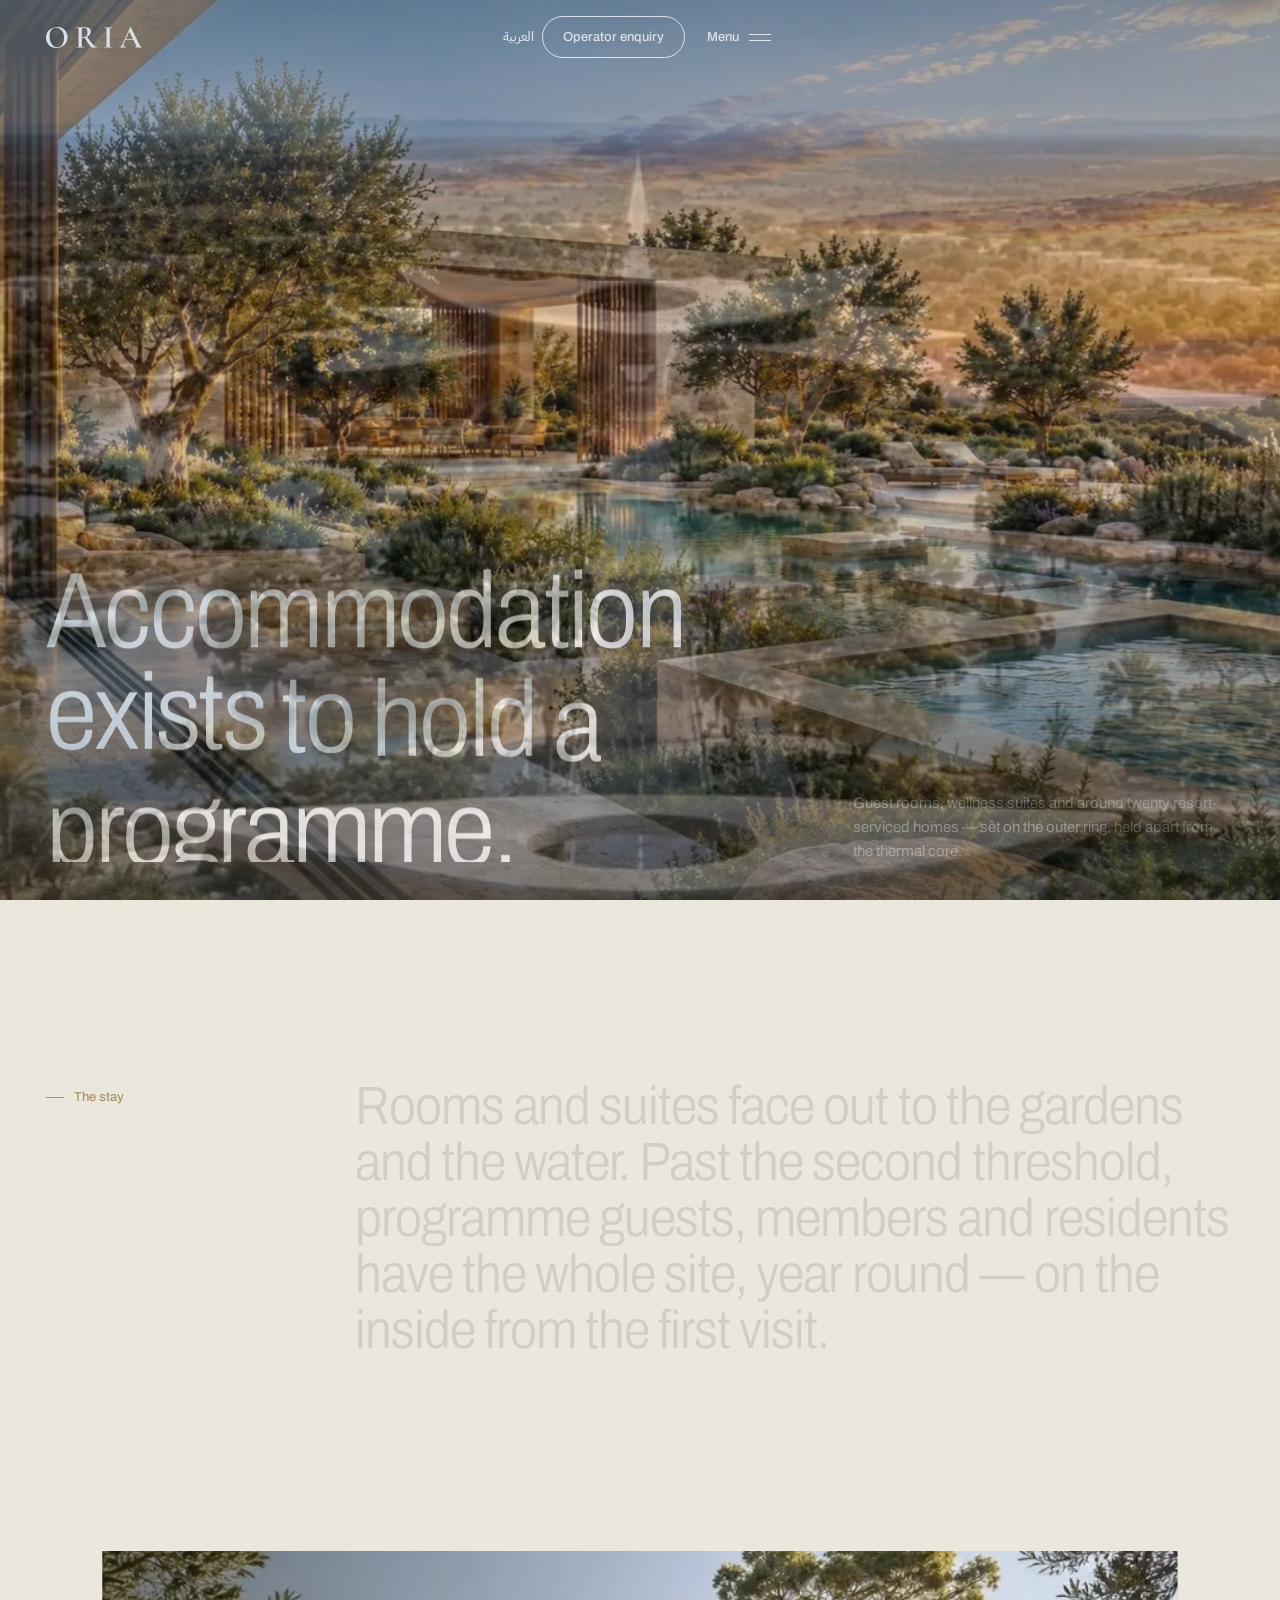
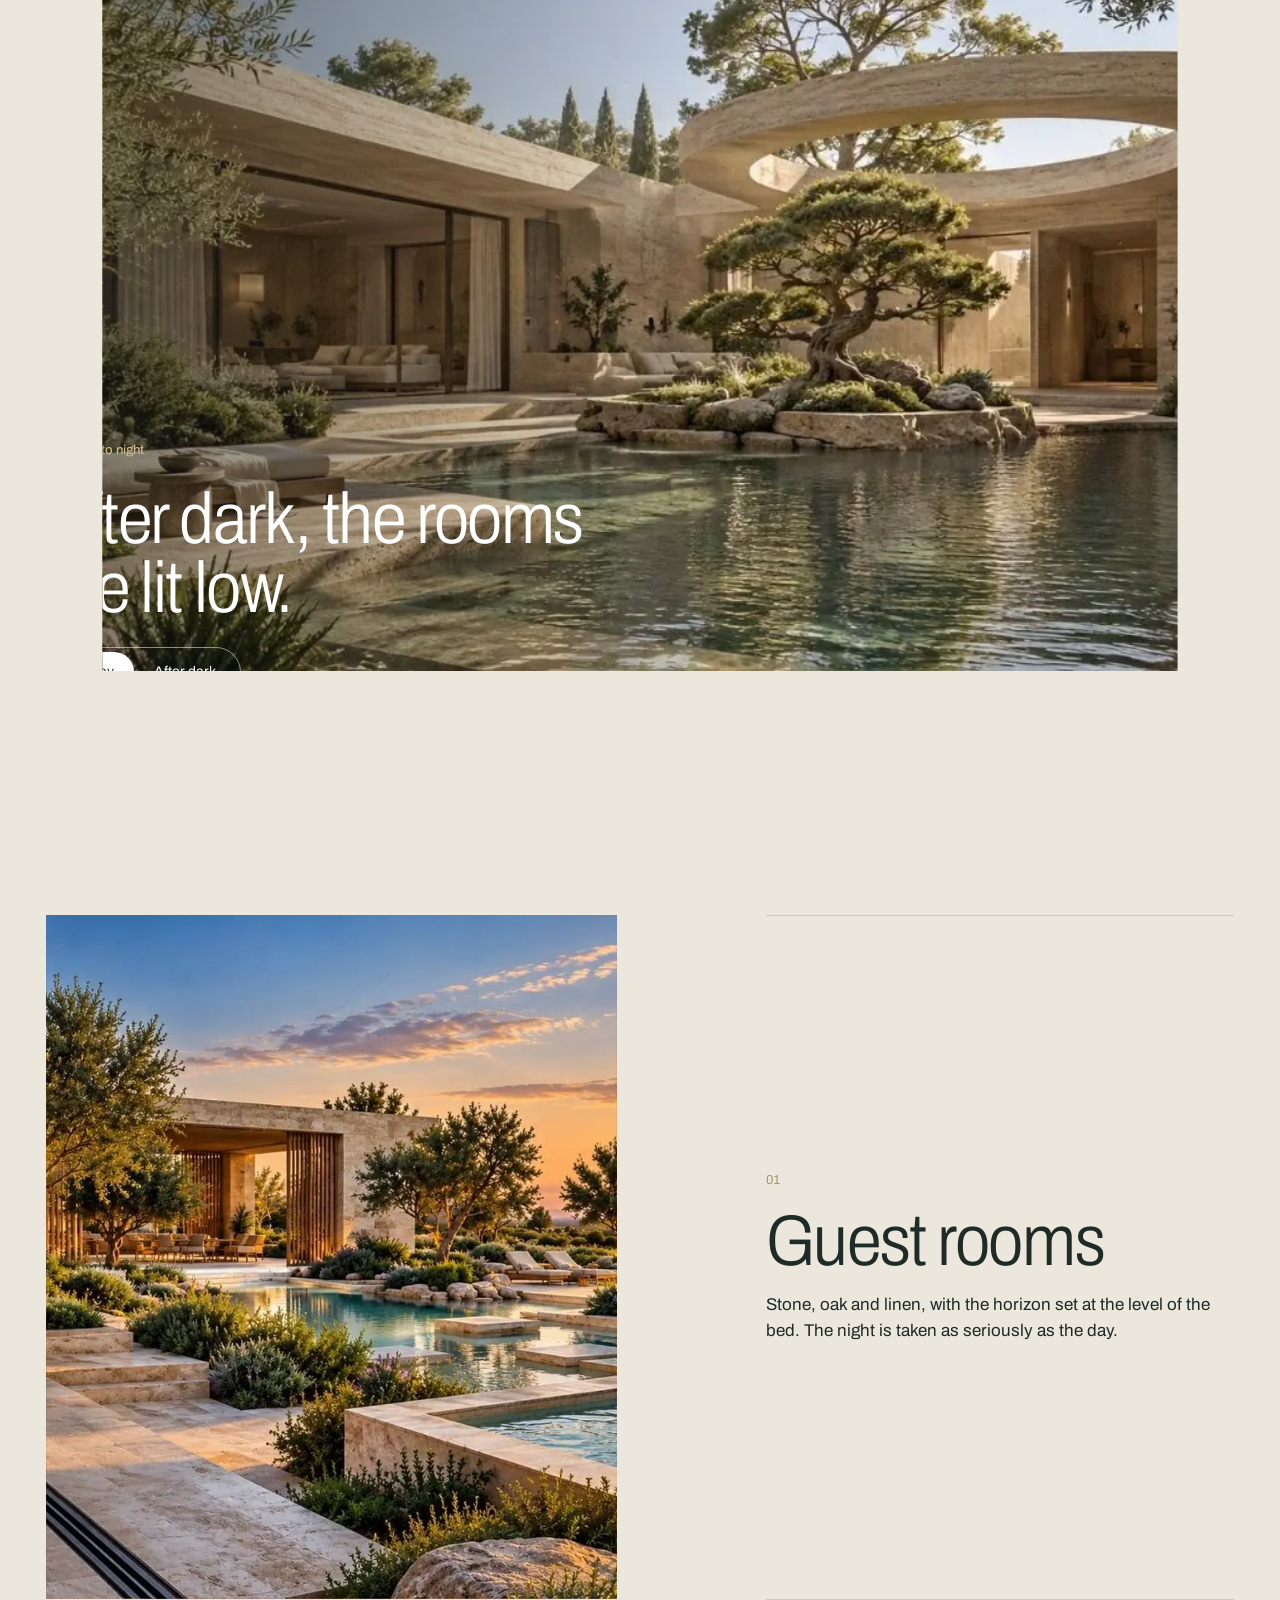
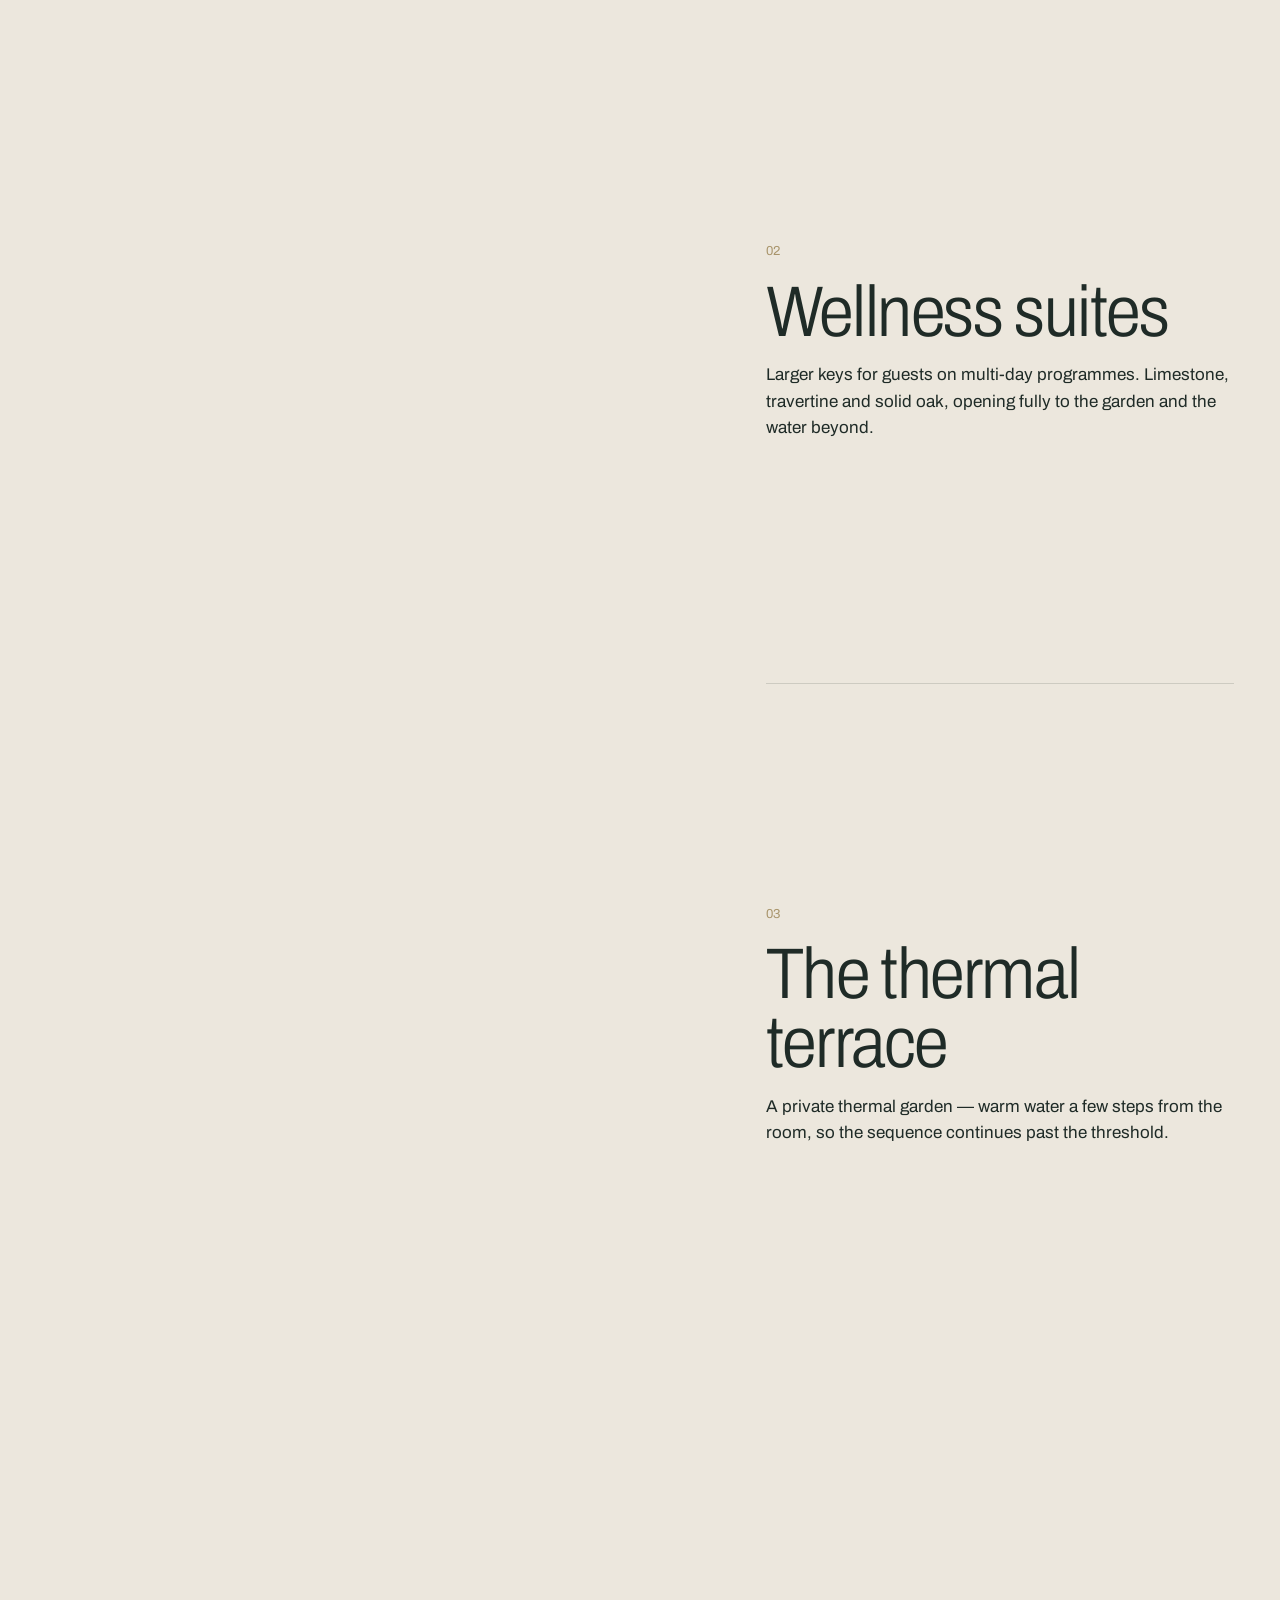
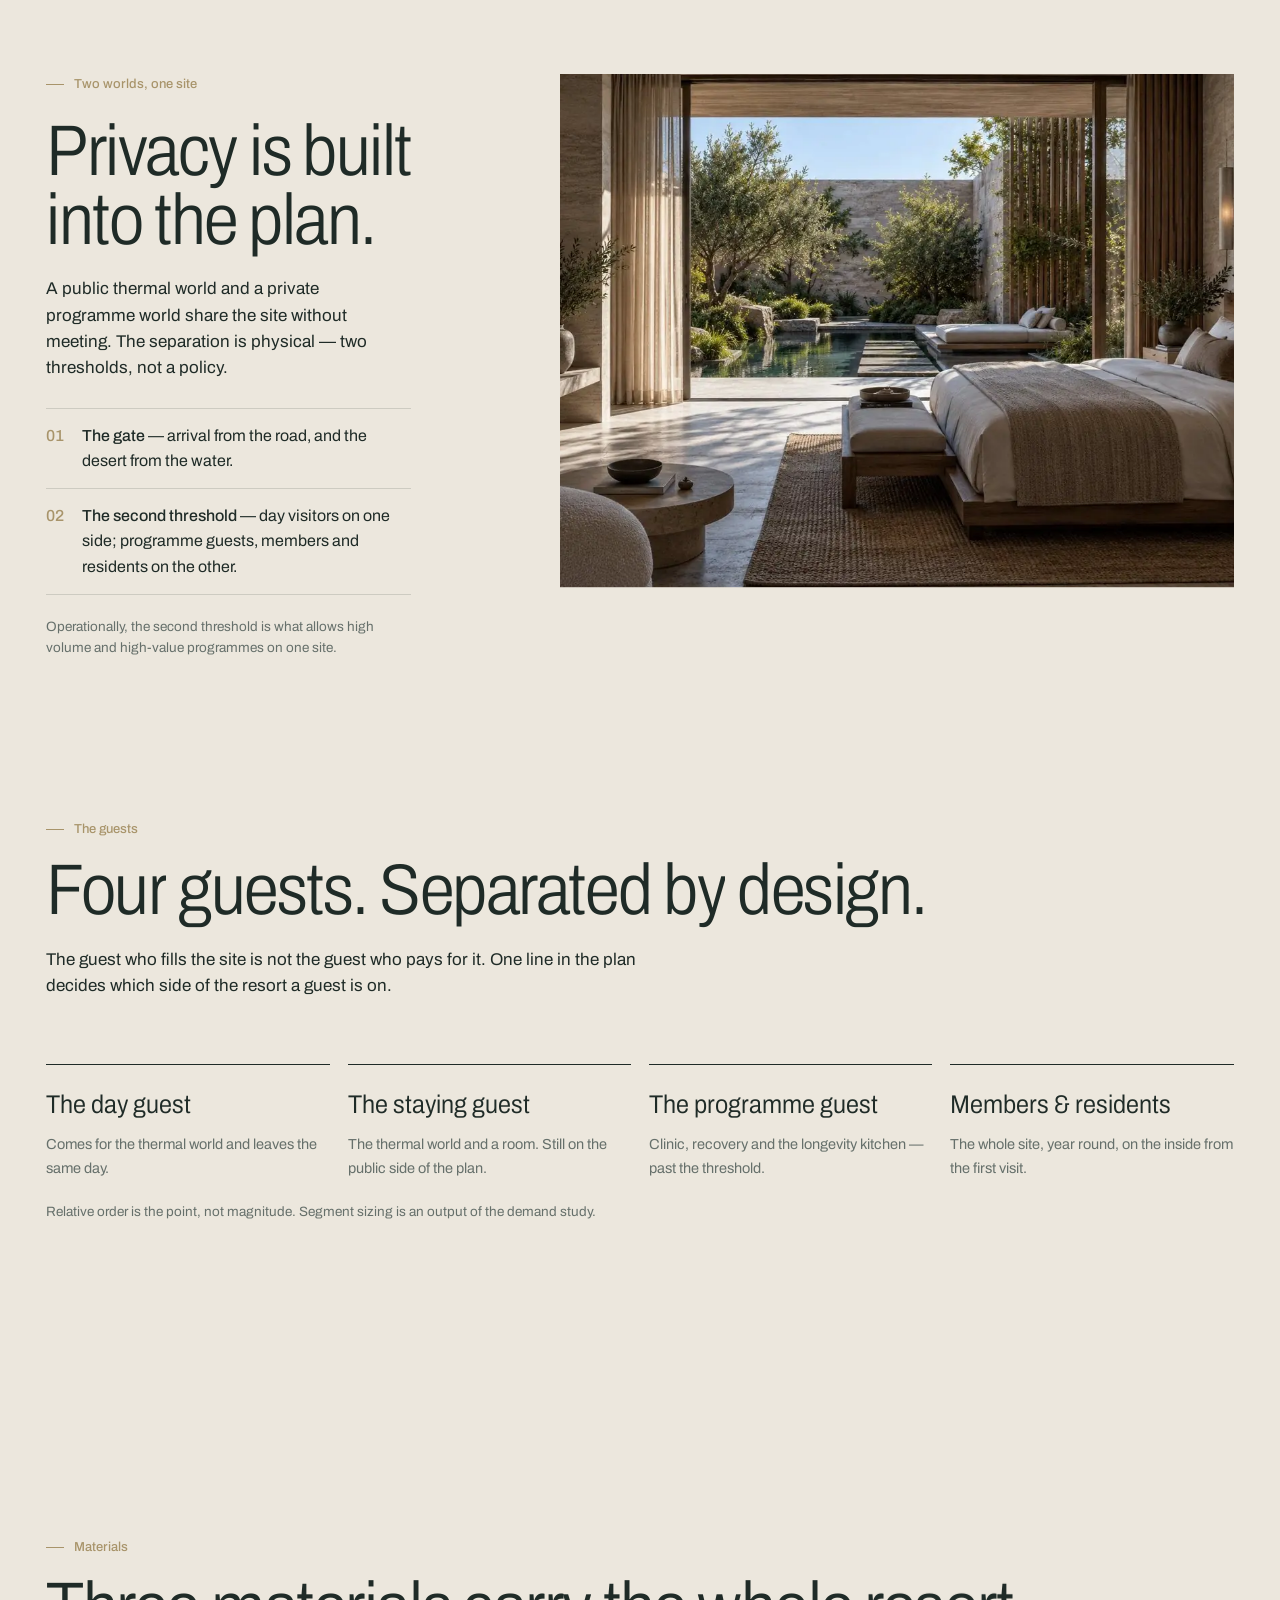
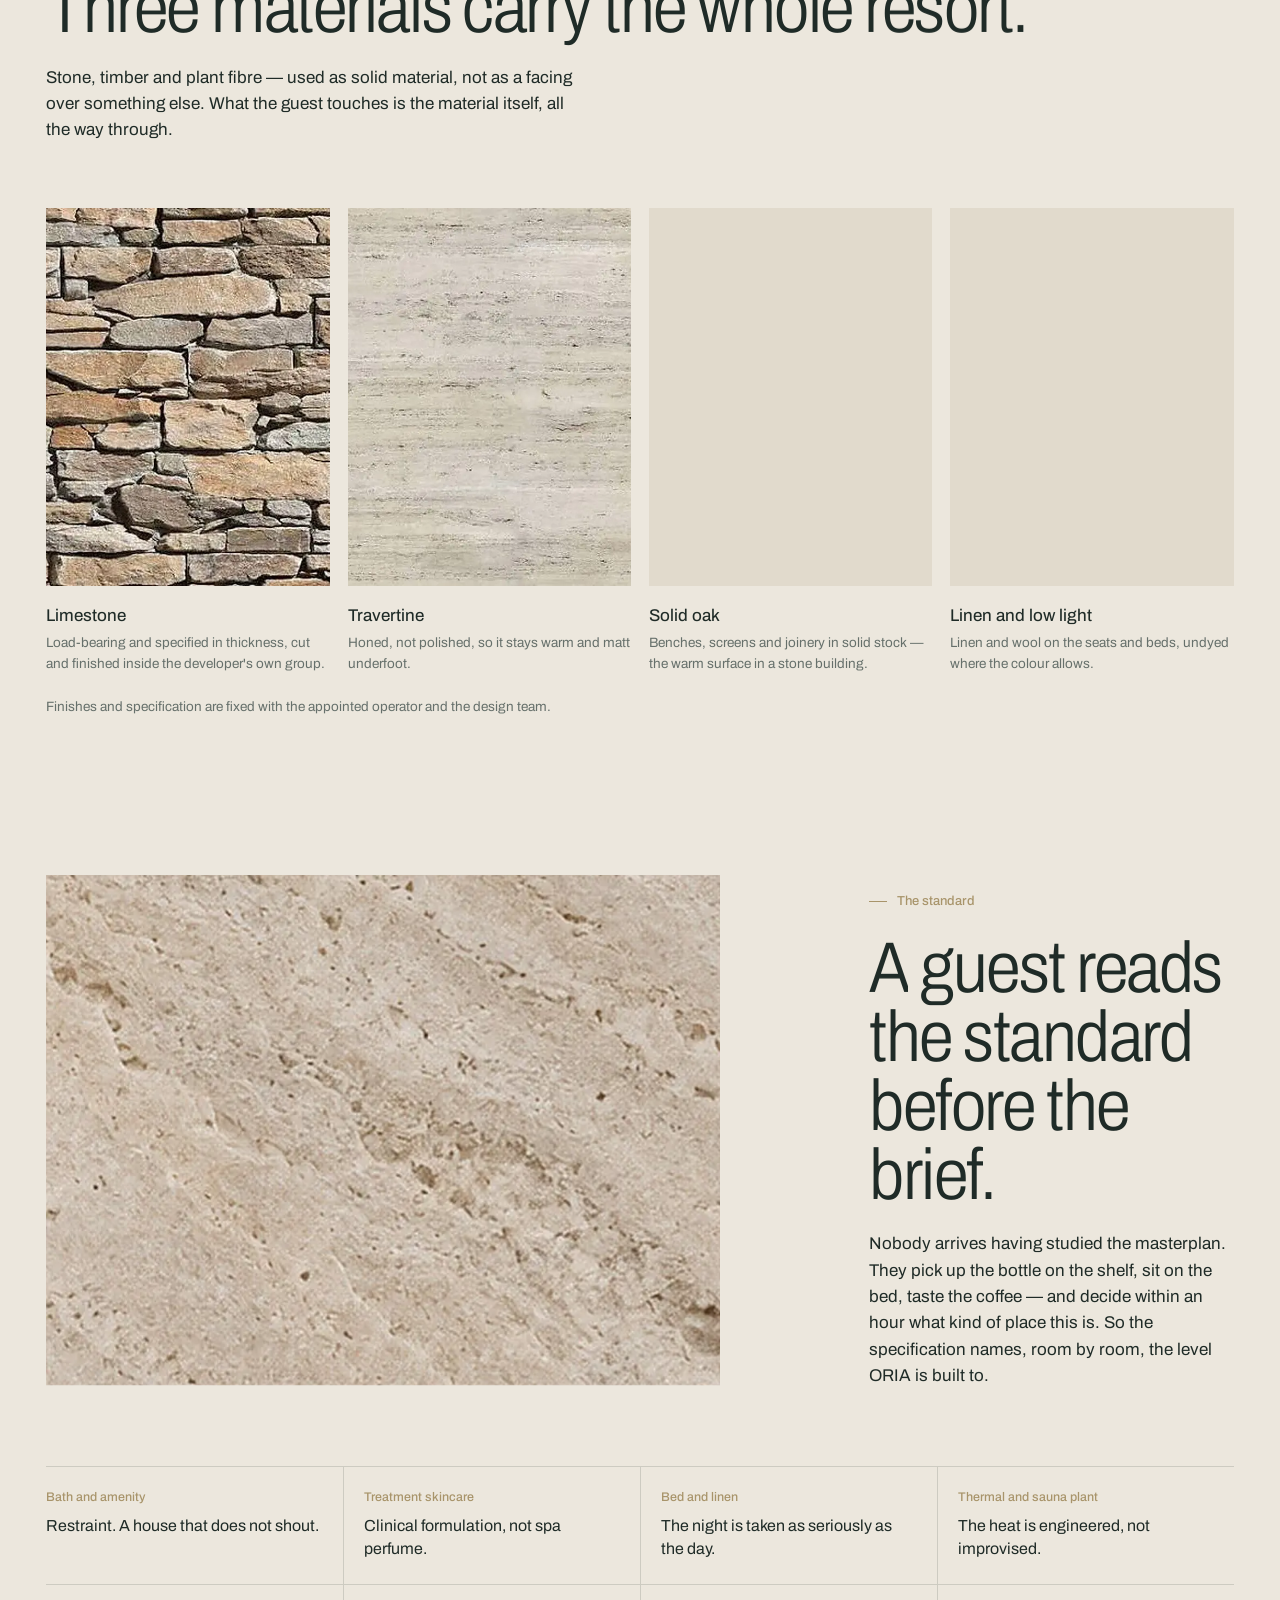
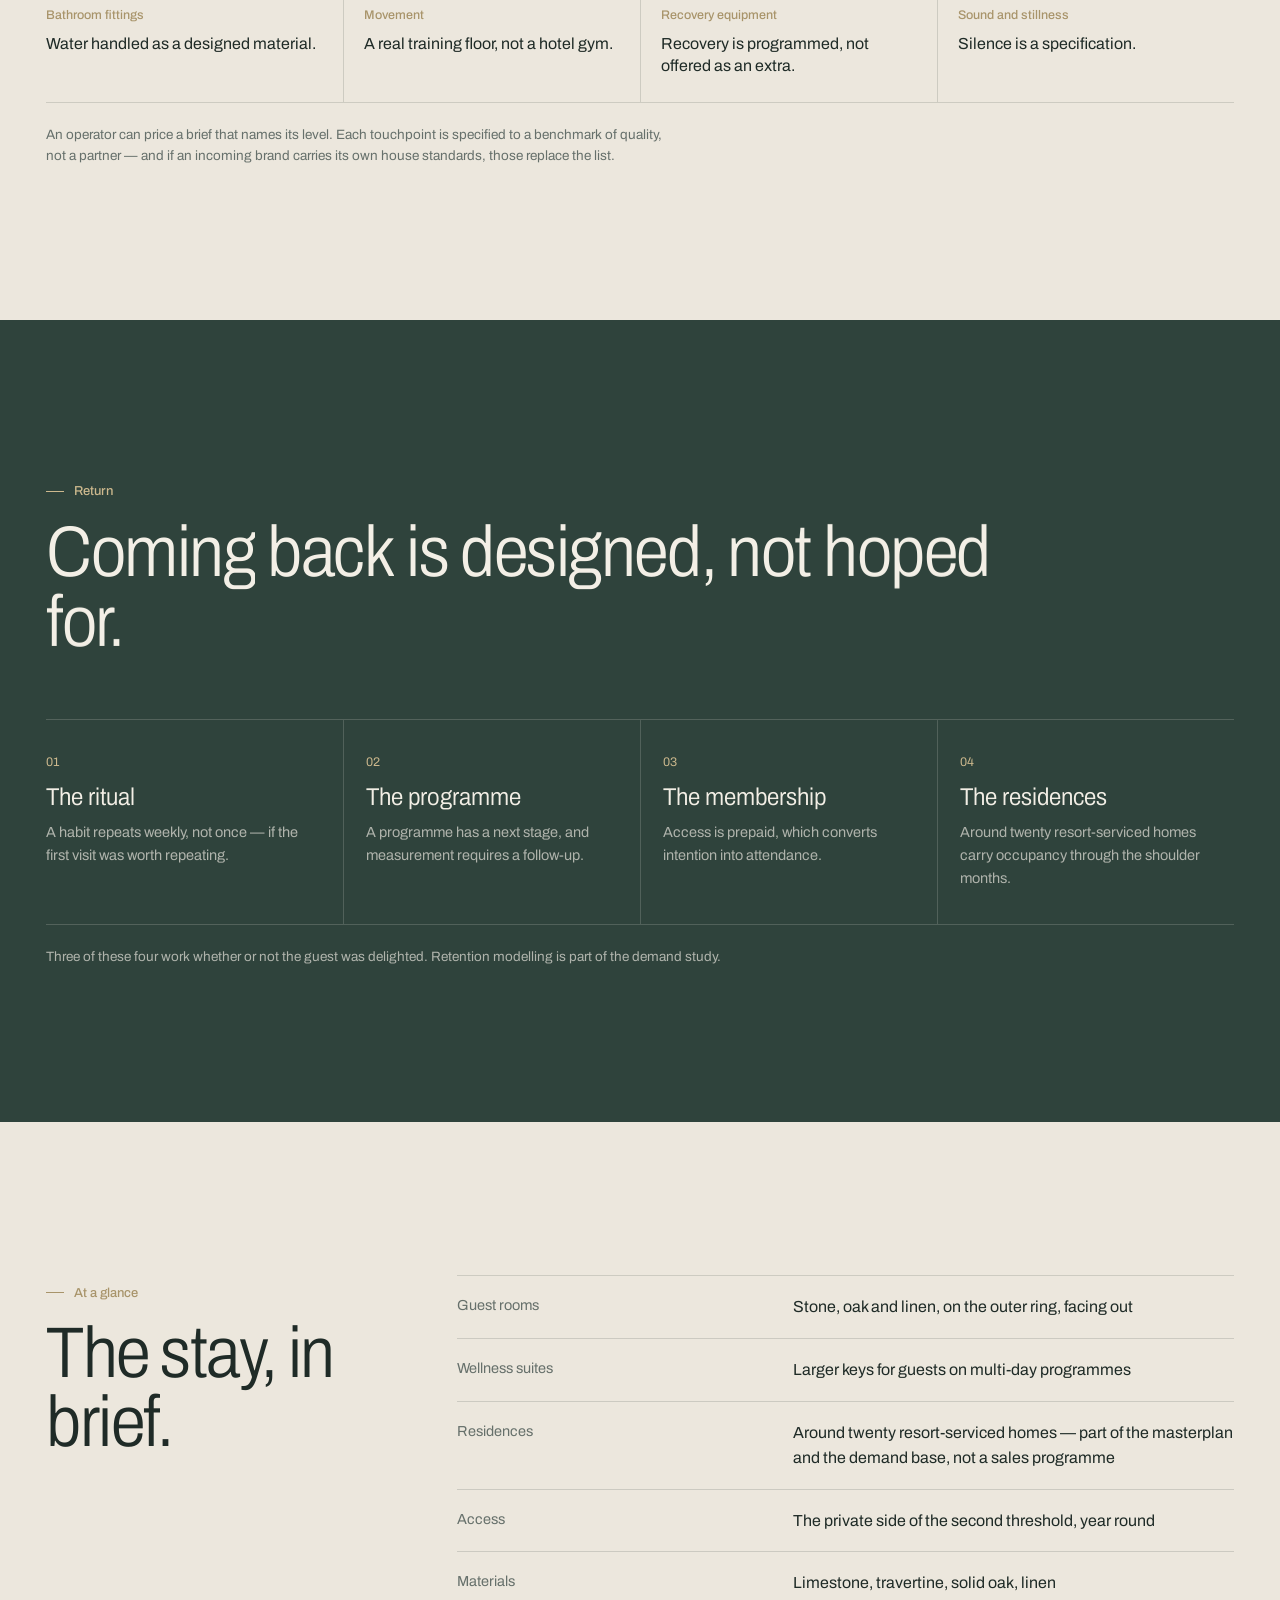
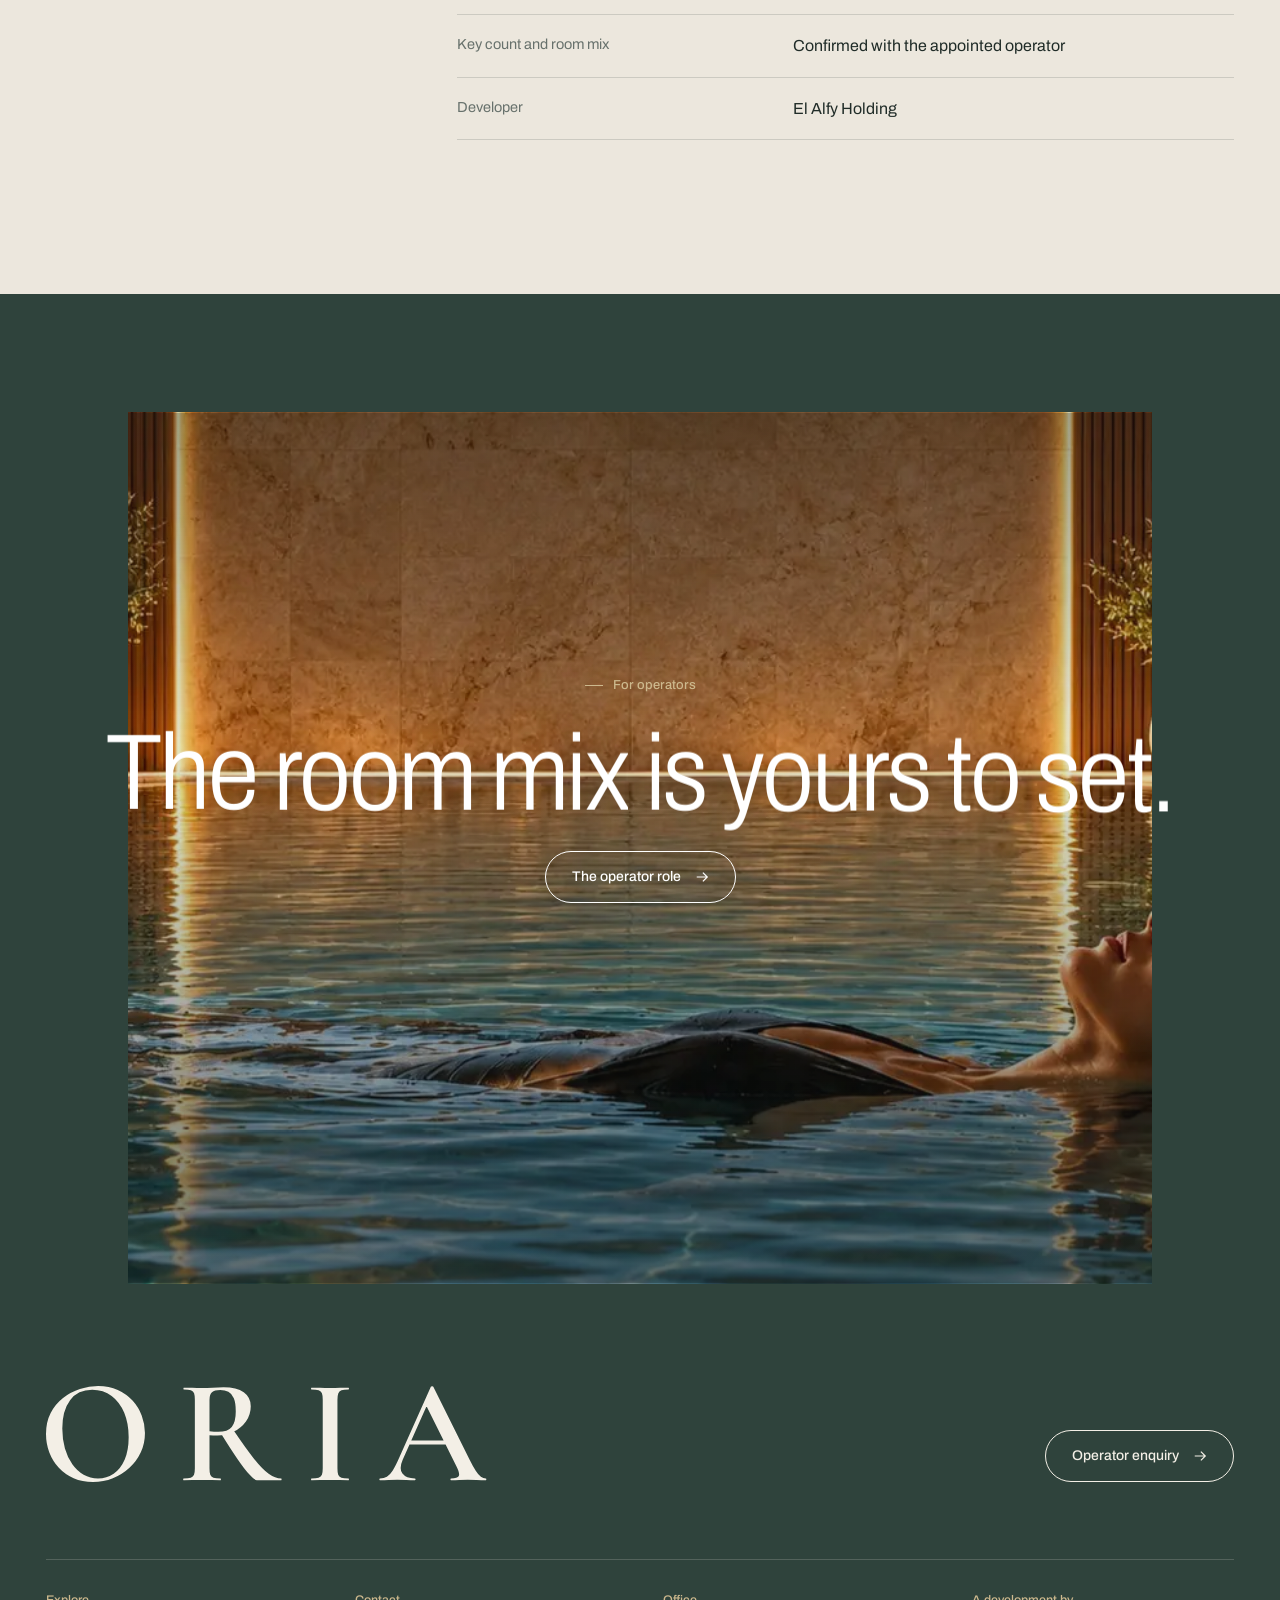
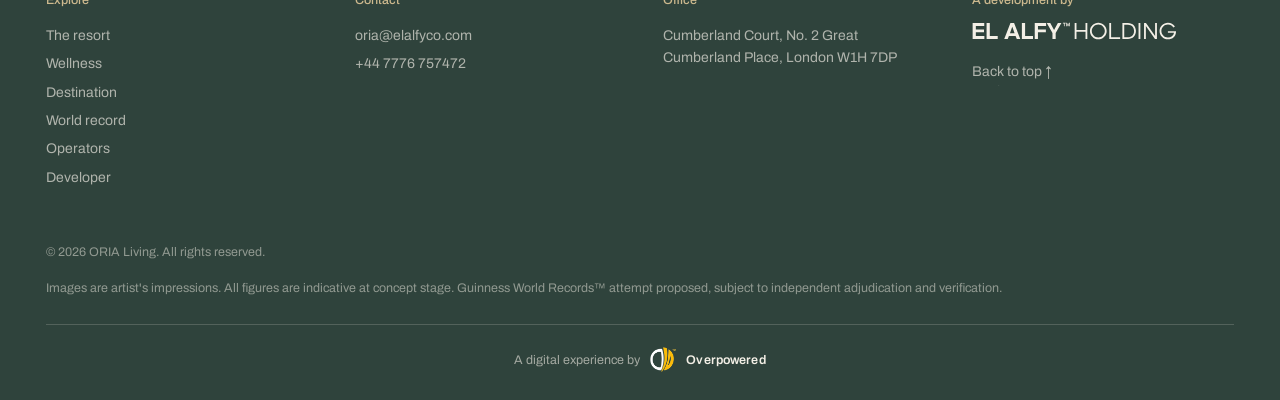
<file: resort.html>
<!DOCTYPE html>
<html lang="en">
<head>
<meta charset="utf-8">
<meta name="viewport" content="width=device-width, initial-scale=1, viewport-fit=cover">
<script>(function(){var L="en";try{var q=(location.search.match(/[?&]lang=(ar|en)/)||[])[1];L=q||localStorage.getItem("oria-lang")||"en";if(q)localStorage.setItem("oria-lang",q);}catch(e){}window.ORIA_LANG=L;if(L==="ar"){document.documentElement.lang="ar";document.documentElement.dir="rtl";}})();</script>
<title>ORIA — The resort</title>
<meta name="description" content="ORIA — a thermal-led Longevity &amp; Wellness Resort in Egypt, developed by El Alfy Holding and seeking a specialist wellness brand or resort operator to run it. Includes a proposed Guinness World Records™ attempt.">
<link rel="preconnect" href="https://fonts.googleapis.com">
<link rel="preconnect" href="https://fonts.gstatic.com" crossorigin>
<link href="https://fonts.googleapis.com/css2?family=Archivo:wdth,wght@62..125,100..900&family=IBM+Plex+Sans+Arabic:wght@200;300;400;500;600&display=swap" rel="stylesheet">
<link rel="stylesheet" href="style.css">
</head>
<body>
<svg width="0" height="0" style="position:absolute" aria-hidden="true"><defs><symbol id="lg-star" viewBox="158 54 1683 1325"><path fill="currentColor" fill-rule="evenodd" d="M1010.0,1348.8C1011.6,1337.1 1013.9,1322.8 1015.1,1317.0C1016.2,1311.2 1018.0,1302.5 1018.9,1297.5C1022.5,1279.6 1029.4,1254.7 1036.1,1235.5C1047.2,1203.8 1051.3,1193.7 1063.5,1168.4C1117.5,1056.7 1205.9,960.7 1319.7,890.3C1323.4,887.9 1330.5,883.5 1335.5,880.3C1354.4,868.4 1411.8,839.1 1449.8,822.0C1481.5,807.8 1540.3,788.2 1584.5,777.1C1606.2,771.6 1639.1,764.5 1649.5,763.0C1653.9,762.4 1660.9,761.0 1665.0,760.0C1669.1,759.0 1675.2,757.9 1678.5,757.5C1681.8,757.2 1690.8,755.8 1698.5,754.5C1706.2,753.2 1719.2,751.4 1727.5,750.6C1735.8,749.8 1745.0,748.6 1748.0,748.0C1751.0,747.4 1762.5,746.3 1773.5,745.5C1822.1,741.9 1834.0,740.4 1835.5,738.0C1836.6,736.2 1828.2,735.2 1800.0,733.5C1784.3,732.6 1771.2,731.6 1770.9,731.5C1770.6,731.3 1760.3,730.2 1748.0,729.0C1735.7,727.8 1723.5,726.5 1720.8,726.0C1718.1,725.4 1709.0,724.1 1700.7,723.1C1692.3,722.0 1682.1,720.4 1678.0,719.5C1673.9,718.6 1667.1,717.5 1663.0,716.9C1658.9,716.4 1650.3,714.8 1644.0,713.5C1637.7,712.1 1626.9,709.9 1620.0,708.5C1599.3,704.2 1580.5,699.6 1559.0,693.5C1485.5,672.6 1454.2,660.9 1392.0,630.8C1304.9,588.6 1214.9,522.3 1165.7,464.0C1158.5,455.5 1149.6,445.1 1146.0,441.0C1112.2,402.3 1071.0,331.4 1053.6,282.0C1051.7,276.8 1049.2,270.0 1048.0,267.0C1042.1,252.5 1030.6,213.9 1026.8,196.0C1026.3,193.5 1024.3,184.3 1022.5,175.5C1016.1,145.2 1011.2,109.4 1009.5,81.0C1008.6,66.6 1006.6,58.1 1004.4,60.2C1003.4,61.2 1001.9,72.1 1001.0,85.3C998.7,116.4 994.5,145.3 987.4,179.0C986.0,185.3 984.4,193.4 983.6,197.0C974.6,241.0 951.3,305.0 930.1,343.8C911.1,378.4 881.6,421.5 858.0,449.0C837.0,473.4 793.0,517.5 780.7,526.3C777.5,528.6 768.5,535.2 760.7,541.0C730.5,563.4 700.7,583.7 679.5,596.4C647.5,615.5 624.8,627.6 600.0,638.8C568.9,652.9 545.3,662.7 523.5,670.5C518.0,672.5 509.9,675.4 505.5,677.0C475.2,687.9 416.3,703.8 386.5,709.1C380.4,710.1 371.2,711.9 366.0,713.1C323.7,722.2 248.2,731.4 198.5,733.5C185.3,734.1 171.8,735.5 167.6,736.7C161.5,738.5 178.2,741.3 204.0,743.0C239.4,745.2 250.8,746.1 264.5,748.1C272.2,749.2 282.6,750.5 287.5,751.1C303.7,753.0 337.9,758.3 364.0,763.0C381.2,766.1 435.3,779.3 464.0,787.4C488.2,794.2 527.7,808.6 555.5,820.7C563.8,824.3 573.4,828.5 577.0,830.0C584.2,833.0 638.6,860.3 646.5,864.8C649.2,866.4 655.1,869.7 659.5,872.2C686.2,887.0 746.6,928.3 769.5,947.4C804.9,976.9 843.5,1015.7 871.4,1050.0C915.9,1104.6 958.2,1180.5 974.3,1234.5C983.0,1263.7 988.6,1284.7 990.4,1295.0C991.3,1299.7 993.1,1308.9 994.4,1315.5C995.8,1322.1 997.8,1334.5 999.0,1343.0C1002.3,1368.0 1004.1,1375.3 1006.1,1371.7C1006.6,1370.9 1008.4,1360.6 1010.0,1348.8ZM989.0,1020.0C981.0,1019.6 970.9,1018.7 966.5,1018.2C962.1,1017.6 954.7,1016.6 950.0,1016.0C939.8,1014.6 912.9,1008.7 907.4,1006.6C905.3,1005.8 901.5,1004.6 899.0,1004.0C894.9,1002.9 883.8,998.8 871.5,993.8C814.2,970.4 762.2,924.6 733.0,872.0C718.4,845.8 706.3,808.5 701.9,776.5C700.4,765.9 700.4,722.1 701.8,709.2C705.1,680.3 716.9,641.0 729.7,616.5C749.7,578.3 786.6,537.2 821.0,514.8C853.8,493.5 896.3,474.8 924.0,469.5C927.6,468.8 935.0,467.3 940.5,466.2C981.7,457.5 1038.2,458.1 1077.0,467.6C1111.1,475.9 1140.1,486.8 1166.5,501.3C1209.5,524.8 1244.1,559.2 1271.4,605.5C1278.6,617.6 1293.7,651.7 1295.9,660.8C1296.4,662.8 1297.8,668.1 1298.9,672.5C1301.7,682.9 1304.6,703.4 1306.1,724.1C1309.7,773.2 1298.7,826.0 1275.8,869.0C1238.2,939.6 1182.1,984.1 1100.5,1007.9C1079.1,1014.1 1024.9,1021.6 1007.0,1020.8C1005.1,1020.8 997.0,1020.4 989.0,1020.0Z"/></symbol><symbol id="lg-letters" viewBox="47 1411 1949 345"><path fill="currentColor" fill-rule="evenodd" d="M277.7,1750.6C283.6,1749.8 291.6,1748.8 295.5,1748.5C299.4,1748.1 304.3,1747.2 306.5,1746.4C308.7,1745.7 313.4,1744.4 317.0,1743.6C369.1,1731.4 415.7,1695.3 437.5,1650.5C450.9,1623.0 454.3,1601.7 451.0,1566.5C448.8,1543.0 435.0,1513.6 416.1,1492.2C384.8,1456.7 344.2,1435.3 292.9,1427.4C212.4,1415.0 138.0,1441.0 92.3,1497.5C57.1,1541.0 50.7,1606.8 76.8,1655.3C105.4,1708.3 159.9,1742.7 226.6,1749.5C234.8,1750.4 241.9,1751.2 242.5,1751.5C245.0,1752.4 268.0,1751.9 277.7,1750.6ZM748.1,1743.1L750.5,1741.2L750.8,1596.3C751.0,1461.7 751.1,1451.4 752.7,1450.2C755.3,1448.3 848.3,1448.5 860.6,1450.5C873.0,1452.5 886.5,1456.2 892.5,1459.3C915.9,1471.1 927.9,1492.1 926.7,1519.0C925.4,1551.1 907.3,1572.2 873.7,1581.0C863.7,1583.6 859.8,1584.1 840.4,1584.9C828.4,1585.4 817.1,1585.6 815.5,1585.3C811.9,1584.8 807.2,1586.4 806.4,1588.5C805.2,1591.5 807.2,1594.7 816.6,1605.0C828.2,1617.7 851.9,1645.0 865.5,1661.5C870.9,1668.1 882.2,1681.3 890.5,1690.9C912.6,1716.5 923.5,1729.4 928.6,1736.1C935.5,1745.1 935.0,1745.0 963.8,1745.0C987.1,1745.0 988.8,1744.9 990.4,1743.1C993.0,1740.2 991.7,1737.5 984.1,1729.5C980.4,1725.7 974.0,1718.5 969.9,1713.5C965.9,1708.5 958.7,1700.2 953.9,1695.0C949.2,1689.8 934.2,1672.5 920.5,1656.5C888.0,1618.4 879.8,1609.1 876.1,1605.6C874.4,1603.9 873.0,1601.8 873.0,1600.8C873.0,1598.8 872.2,1599.0 892.3,1595.5C939.4,1587.4 967.9,1564.7 975.0,1529.9C983.6,1487.9 958.6,1453.2 909.5,1439.0C885.0,1432.0 870.1,1431.0 782.2,1431.0C705.3,1431.0 705.4,1431.0 703.6,1435.7C703.2,1436.6 702.9,1505.4 702.9,1588.5L703.0,1739.5L706.0,1742.2L709.0,1745.0L727.4,1745.0C744.0,1745.0 746.0,1744.8 748.1,1743.1ZM1297.1,1743.6C1301.1,1741.9 1301.1,1742.7 1301.7,1589.6C1302.4,1432.6 1302.4,1435.5 1297.7,1433.2C1295.5,1432.1 1280.8,1431.4 1266.7,1431.8C1259.9,1432.0 1258.6,1432.3 1256.5,1434.5L1254.0,1436.9L1254.0,1588.0C1254.0,1693.0 1254.3,1739.7 1255.1,1741.1C1255.7,1742.2 1257.0,1743.4 1258.2,1743.9C1260.6,1744.8 1294.9,1744.5 1297.1,1743.6ZM1989.6,1742.8C1992.1,1740.3 1991.0,1737.8 1981.0,1724.0C1976.0,1717.1 1968.9,1707.2 1965.1,1702.0C1961.4,1696.8 1954.6,1687.3 1950.0,1681.0C1945.4,1674.7 1936.2,1661.6 1929.5,1652.0C1909.2,1622.6 1896.2,1604.3 1882.0,1585.0C1874.5,1574.8 1866.3,1563.6 1863.8,1560.0C1853.9,1545.8 1837.1,1521.6 1829.0,1509.9C1824.3,1503.2 1817.1,1493.1 1813.0,1487.6C1808.9,1482.0 1799.4,1469.0 1792.0,1458.6C1767.7,1424.4 1769.0,1424.6 1748.5,1453.0C1737.1,1468.8 1737.4,1468.3 1710.9,1504.0C1699.6,1519.1 1688.7,1534.0 1686.5,1537.0C1684.3,1540.0 1672.7,1555.8 1660.5,1572.0C1648.4,1588.3 1636.8,1604.0 1634.8,1607.0C1632.8,1610.0 1626.2,1618.6 1620.3,1626.0C1614.4,1633.5 1606.7,1643.6 1603.3,1648.5C1589.0,1669.0 1565.0,1701.6 1544.1,1728.9C1536.1,1739.3 1536.1,1739.1 1539.0,1742.0C1541.7,1744.7 1557.3,1744.9 1560.7,1742.2C1561.9,1741.3 1568.0,1733.5 1574.2,1725.0C1580.4,1716.5 1588.4,1705.5 1592.0,1700.6C1595.6,1695.7 1603.7,1684.9 1610.0,1676.6C1616.3,1668.3 1624.4,1657.5 1628.0,1652.5C1631.5,1647.5 1639.8,1636.1 1646.5,1627.0C1660.0,1608.8 1678.5,1583.3 1687.0,1571.5C1690.0,1567.3 1699.9,1553.8 1709.0,1541.6C1718.1,1529.4 1729.8,1513.6 1735.1,1506.4C1745.9,1492.0 1747.1,1490.7 1749.4,1491.6C1751.0,1492.2 1759.7,1503.9 1772.5,1522.5C1776.3,1528.0 1783.8,1538.4 1789.1,1545.6C1794.4,1552.8 1803.6,1565.8 1809.6,1574.6C1815.5,1583.3 1824.9,1596.8 1830.5,1604.5C1836.0,1612.2 1846.2,1626.6 1853.0,1636.5C1859.8,1646.4 1868.3,1658.5 1871.9,1663.5C1875.5,1668.5 1881.4,1676.8 1885.0,1682.0C1910.2,1718.1 1927.3,1741.2 1930.5,1743.2C1934.8,1745.8 1986.9,1745.5 1989.6,1742.8ZM230.0,1733.0C228.1,1732.6 221.4,1731.1 215.2,1729.6C177.5,1721.0 139.6,1690.5 122.0,1654.5C106.4,1622.7 102.8,1575.2 113.3,1541.5C126.4,1499.7 154.6,1468.9 194.6,1452.7C199.7,1450.7 204.2,1449.0 204.8,1449.0C205.3,1449.0 208.6,1448.1 212.1,1446.9C227.0,1442.2 264.5,1440.0 282.5,1442.9C304.6,1446.5 329.7,1457.0 347.5,1470.2C392.7,1503.7 412.0,1556.2 401.6,1617.5C396.2,1649.2 384.6,1671.4 362.3,1693.1C341.4,1713.4 320.7,1724.5 292.5,1730.6C281.8,1733.0 278.0,1733.3 257.0,1733.6C244.1,1733.7 231.9,1733.5 230.0,1733.0Z"/></symbol><symbol id="lg-full" viewBox="47 54 1949 1702"><path fill="currentColor" fill-rule="evenodd" d="M277.7,1750.6C283.6,1749.8 291.6,1748.8 295.5,1748.5C299.4,1748.1 304.3,1747.2 306.5,1746.4C308.7,1745.7 313.4,1744.4 317.0,1743.6C369.1,1731.4 415.7,1695.3 437.5,1650.5C450.9,1623.0 454.3,1601.7 451.0,1566.5C448.8,1543.0 435.0,1513.6 416.1,1492.2C384.8,1456.7 344.2,1435.3 292.9,1427.4C212.4,1415.0 138.0,1441.0 92.3,1497.5C57.1,1541.0 50.7,1606.8 76.8,1655.3C105.4,1708.3 159.9,1742.7 226.6,1749.5C234.8,1750.4 241.9,1751.2 242.5,1751.5C245.0,1752.4 268.0,1751.9 277.7,1750.6ZM748.1,1743.1L750.5,1741.2L750.8,1596.3C751.0,1461.7 751.1,1451.4 752.7,1450.2C755.3,1448.3 848.3,1448.5 860.6,1450.5C873.0,1452.5 886.5,1456.2 892.5,1459.3C915.9,1471.1 927.9,1492.1 926.7,1519.0C925.4,1551.1 907.3,1572.2 873.7,1581.0C863.7,1583.6 859.8,1584.1 840.4,1584.9C828.4,1585.4 817.1,1585.6 815.5,1585.3C811.9,1584.8 807.2,1586.4 806.4,1588.5C805.2,1591.5 807.2,1594.7 816.6,1605.0C828.2,1617.7 851.9,1645.0 865.5,1661.5C870.9,1668.1 882.2,1681.3 890.5,1690.9C912.6,1716.5 923.5,1729.4 928.6,1736.1C935.5,1745.1 935.0,1745.0 963.8,1745.0C987.1,1745.0 988.8,1744.9 990.4,1743.1C993.0,1740.2 991.7,1737.5 984.1,1729.5C980.4,1725.7 974.0,1718.5 969.9,1713.5C965.9,1708.5 958.7,1700.2 953.9,1695.0C949.2,1689.8 934.2,1672.5 920.5,1656.5C888.0,1618.4 879.8,1609.1 876.1,1605.6C874.4,1603.9 873.0,1601.8 873.0,1600.8C873.0,1598.8 872.2,1599.0 892.3,1595.5C939.4,1587.4 967.9,1564.7 975.0,1529.9C983.6,1487.9 958.6,1453.2 909.5,1439.0C885.0,1432.0 870.1,1431.0 782.2,1431.0C705.3,1431.0 705.4,1431.0 703.6,1435.7C703.2,1436.6 702.9,1505.4 702.9,1588.5L703.0,1739.5L706.0,1742.2L709.0,1745.0L727.4,1745.0C744.0,1745.0 746.0,1744.8 748.1,1743.1ZM1297.1,1743.6C1301.1,1741.9 1301.1,1742.7 1301.7,1589.6C1302.4,1432.6 1302.4,1435.5 1297.7,1433.2C1295.5,1432.1 1280.8,1431.4 1266.7,1431.8C1259.9,1432.0 1258.6,1432.3 1256.5,1434.5L1254.0,1436.9L1254.0,1588.0C1254.0,1693.0 1254.3,1739.7 1255.1,1741.1C1255.7,1742.2 1257.0,1743.4 1258.2,1743.9C1260.6,1744.8 1294.9,1744.5 1297.1,1743.6ZM1989.6,1742.8C1992.1,1740.3 1991.0,1737.8 1981.0,1724.0C1976.0,1717.1 1968.9,1707.2 1965.1,1702.0C1961.4,1696.8 1954.6,1687.3 1950.0,1681.0C1945.4,1674.7 1936.2,1661.6 1929.5,1652.0C1909.2,1622.6 1896.2,1604.3 1882.0,1585.0C1874.5,1574.8 1866.3,1563.6 1863.8,1560.0C1853.9,1545.8 1837.1,1521.6 1829.0,1509.9C1824.3,1503.2 1817.1,1493.1 1813.0,1487.6C1808.9,1482.0 1799.4,1469.0 1792.0,1458.6C1767.7,1424.4 1769.0,1424.6 1748.5,1453.0C1737.1,1468.8 1737.4,1468.3 1710.9,1504.0C1699.6,1519.1 1688.7,1534.0 1686.5,1537.0C1684.3,1540.0 1672.7,1555.8 1660.5,1572.0C1648.4,1588.3 1636.8,1604.0 1634.8,1607.0C1632.8,1610.0 1626.2,1618.6 1620.3,1626.0C1614.4,1633.5 1606.7,1643.6 1603.3,1648.5C1589.0,1669.0 1565.0,1701.6 1544.1,1728.9C1536.1,1739.3 1536.1,1739.1 1539.0,1742.0C1541.7,1744.7 1557.3,1744.9 1560.7,1742.2C1561.9,1741.3 1568.0,1733.5 1574.2,1725.0C1580.4,1716.5 1588.4,1705.5 1592.0,1700.6C1595.6,1695.7 1603.7,1684.9 1610.0,1676.6C1616.3,1668.3 1624.4,1657.5 1628.0,1652.5C1631.5,1647.5 1639.8,1636.1 1646.5,1627.0C1660.0,1608.8 1678.5,1583.3 1687.0,1571.5C1690.0,1567.3 1699.9,1553.8 1709.0,1541.6C1718.1,1529.4 1729.8,1513.6 1735.1,1506.4C1745.9,1492.0 1747.1,1490.7 1749.4,1491.6C1751.0,1492.2 1759.7,1503.9 1772.5,1522.5C1776.3,1528.0 1783.8,1538.4 1789.1,1545.6C1794.4,1552.8 1803.6,1565.8 1809.6,1574.6C1815.5,1583.3 1824.9,1596.8 1830.5,1604.5C1836.0,1612.2 1846.2,1626.6 1853.0,1636.5C1859.8,1646.4 1868.3,1658.5 1871.9,1663.5C1875.5,1668.5 1881.4,1676.8 1885.0,1682.0C1910.2,1718.1 1927.3,1741.2 1930.5,1743.2C1934.8,1745.8 1986.9,1745.5 1989.6,1742.8ZM230.0,1733.0C228.1,1732.6 221.4,1731.1 215.2,1729.6C177.5,1721.0 139.6,1690.5 122.0,1654.5C106.4,1622.7 102.8,1575.2 113.3,1541.5C126.4,1499.7 154.6,1468.9 194.6,1452.7C199.7,1450.7 204.2,1449.0 204.8,1449.0C205.3,1449.0 208.6,1448.1 212.1,1446.9C227.0,1442.2 264.5,1440.0 282.5,1442.9C304.6,1446.5 329.7,1457.0 347.5,1470.2C392.7,1503.7 412.0,1556.2 401.6,1617.5C396.2,1649.2 384.6,1671.4 362.3,1693.1C341.4,1713.4 320.7,1724.5 292.5,1730.6C281.8,1733.0 278.0,1733.3 257.0,1733.6C244.1,1733.7 231.9,1733.5 230.0,1733.0ZM1010.0,1348.8C1011.6,1337.1 1013.9,1322.8 1015.1,1317.0C1016.2,1311.2 1018.0,1302.5 1018.9,1297.5C1022.5,1279.6 1029.4,1254.7 1036.1,1235.5C1047.2,1203.8 1051.3,1193.7 1063.5,1168.4C1117.5,1056.7 1205.9,960.7 1319.7,890.3C1323.4,887.9 1330.5,883.5 1335.5,880.3C1354.4,868.4 1411.8,839.1 1449.8,822.0C1481.5,807.8 1540.3,788.2 1584.5,777.1C1606.2,771.6 1639.1,764.5 1649.5,763.0C1653.9,762.4 1660.9,761.0 1665.0,760.0C1669.1,759.0 1675.2,757.9 1678.5,757.5C1681.8,757.2 1690.8,755.8 1698.5,754.5C1706.2,753.2 1719.2,751.4 1727.5,750.6C1735.8,749.8 1745.0,748.6 1748.0,748.0C1751.0,747.4 1762.5,746.3 1773.5,745.5C1822.1,741.9 1834.0,740.4 1835.5,738.0C1836.6,736.2 1828.2,735.2 1800.0,733.5C1784.3,732.6 1771.2,731.6 1770.9,731.5C1770.6,731.3 1760.3,730.2 1748.0,729.0C1735.7,727.8 1723.5,726.5 1720.8,726.0C1718.1,725.4 1709.0,724.1 1700.7,723.1C1692.3,722.0 1682.1,720.4 1678.0,719.5C1673.9,718.6 1667.1,717.5 1663.0,716.9C1658.9,716.4 1650.3,714.8 1644.0,713.5C1637.7,712.1 1626.9,709.9 1620.0,708.5C1599.3,704.2 1580.5,699.6 1559.0,693.5C1485.5,672.6 1454.2,660.9 1392.0,630.8C1304.9,588.6 1214.9,522.3 1165.7,464.0C1158.5,455.5 1149.6,445.1 1146.0,441.0C1112.2,402.3 1071.0,331.4 1053.6,282.0C1051.7,276.8 1049.2,270.0 1048.0,267.0C1042.1,252.5 1030.6,213.9 1026.8,196.0C1026.3,193.5 1024.3,184.3 1022.5,175.5C1016.1,145.2 1011.2,109.4 1009.5,81.0C1008.6,66.6 1006.6,58.1 1004.4,60.2C1003.4,61.2 1001.9,72.1 1001.0,85.3C998.7,116.4 994.5,145.3 987.4,179.0C986.0,185.3 984.4,193.4 983.6,197.0C974.6,241.0 951.3,305.0 930.1,343.8C911.1,378.4 881.6,421.5 858.0,449.0C837.0,473.4 793.0,517.5 780.7,526.3C777.5,528.6 768.5,535.2 760.7,541.0C730.5,563.4 700.7,583.7 679.5,596.4C647.5,615.5 624.8,627.6 600.0,638.8C568.9,652.9 545.3,662.7 523.5,670.5C518.0,672.5 509.9,675.4 505.5,677.0C475.2,687.9 416.3,703.8 386.5,709.1C380.4,710.1 371.2,711.9 366.0,713.1C323.7,722.2 248.2,731.4 198.5,733.5C185.3,734.1 171.8,735.5 167.6,736.7C161.5,738.5 178.2,741.3 204.0,743.0C239.4,745.2 250.8,746.1 264.5,748.1C272.2,749.2 282.6,750.5 287.5,751.1C303.7,753.0 337.9,758.3 364.0,763.0C381.2,766.1 435.3,779.3 464.0,787.4C488.2,794.2 527.7,808.6 555.5,820.7C563.8,824.3 573.4,828.5 577.0,830.0C584.2,833.0 638.6,860.3 646.5,864.8C649.2,866.4 655.1,869.7 659.5,872.2C686.2,887.0 746.6,928.3 769.5,947.4C804.9,976.9 843.5,1015.7 871.4,1050.0C915.9,1104.6 958.2,1180.5 974.3,1234.5C983.0,1263.7 988.6,1284.7 990.4,1295.0C991.3,1299.7 993.1,1308.9 994.4,1315.5C995.8,1322.1 997.8,1334.5 999.0,1343.0C1002.3,1368.0 1004.1,1375.3 1006.1,1371.7C1006.6,1370.9 1008.4,1360.6 1010.0,1348.8ZM989.0,1020.0C981.0,1019.6 970.9,1018.7 966.5,1018.2C962.1,1017.6 954.7,1016.6 950.0,1016.0C939.8,1014.6 912.9,1008.7 907.4,1006.6C905.3,1005.8 901.5,1004.6 899.0,1004.0C894.9,1002.9 883.8,998.8 871.5,993.8C814.2,970.4 762.2,924.6 733.0,872.0C718.4,845.8 706.3,808.5 701.9,776.5C700.4,765.9 700.4,722.1 701.8,709.2C705.1,680.3 716.9,641.0 729.7,616.5C749.7,578.3 786.6,537.2 821.0,514.8C853.8,493.5 896.3,474.8 924.0,469.5C927.6,468.8 935.0,467.3 940.5,466.2C981.7,457.5 1038.2,458.1 1077.0,467.6C1111.1,475.9 1140.1,486.8 1166.5,501.3C1209.5,524.8 1244.1,559.2 1271.4,605.5C1278.6,617.6 1293.7,651.7 1295.9,660.8C1296.4,662.8 1297.8,668.1 1298.9,672.5C1301.7,682.9 1304.6,703.4 1306.1,724.1C1309.7,773.2 1298.7,826.0 1275.8,869.0C1238.2,939.6 1182.1,984.1 1100.5,1007.9C1079.1,1014.1 1024.9,1021.6 1007.0,1020.8C1005.1,1020.8 997.0,1020.4 989.0,1020.0Z"/></symbol>
<g>
<g id="eag-0-0">
<path d="M 81.671875 -18.453125 L 28.59375 -18.453125 L 28.59375 -41.4375 L 79.40625 -41.4375 L 79.40625 -59.4375 L 28.59375 -59.4375 L 28.59375 -81.0625 L 80.921875 -81.0625 L 80.921875 -99.515625 L 8.625 -99.515625 L 8.625 0 L 81.671875 0 Z M 81.671875 -18.453125 "/>
</g>
<g id="eag-0-1">
<path d="M 77.890625 -18.75 L 28.59375 -18.75 L 28.59375 -99.515625 L 8.625 -99.515625 L 8.625 0 L 77.890625 0 Z M 77.890625 -18.75 "/>
</g>
<g id="eag-0-2">
</g>
<g id="eag-0-3">
<path d="M 0.609375 0 L 22.390625 0 L 29.640625 -18.609375 L 71.390625 -18.609375 L 78.65625 0 L 100.4375 0 L 61.859375 -99.515625 L 39.171875 -99.515625 Z M 50.359375 -75.78125 L 50.671875 -75.78125 L 65.03125 -35.546875 L 36.15625 -35.546875 Z M 50.359375 -75.78125 "/>
</g>
<g id="eag-0-4">
<path d="M 28.59375 -41.4375 L 77.890625 -41.4375 L 77.890625 -59.4375 L 28.59375 -59.4375 L 28.59375 -81.0625 L 79.25 -81.0625 L 79.25 -99.515625 L 8.625 -99.515625 L 8.625 0 L 28.59375 0 Z M 28.59375 -41.4375 "/>
</g>
<g id="eag-0-5">
<path d="M 36.453125 0 L 56.421875 0 L 56.421875 -37.0625 L 91.953125 -99.515625 L 70.1875 -99.515625 L 46.4375 -55.8125 L 22.6875 -99.515625 L 1.0625 -99.515625 L 36.453125 -37.0625 Z M 36.453125 0 "/>
</g>
<g id="eag-1-0">
<path d="M 17.96875 -21.65625 L 0.453125 -21.65625 L 0.453125 -17.578125 L 7.046875 -17.578125 L 7.046875 0 L 11.390625 0 L 11.390625 -17.578125 L 17.96875 -17.578125 Z M 17.96875 -21.65625 "/>
</g>
<g id="eag-1-1">
<path d="M 1.609375 0 L 6.03125 0 L 6.6875 -7.375 L 7.078125 -14.953125 L 12.21875 -0.625 L 16.265625 -0.625 L 21.328125 -14.90625 L 21.40625 -14.71875 L 21.796875 -7.375 L 22.453125 0 L 26.859375 0 L 24.921875 -21.65625 L 20.1875 -21.65625 L 14.25 -6.453125 L 14.1875 -6.453125 L 8.265625 -21.65625 L 3.5625 -21.65625 Z M 1.609375 0 "/>
</g>
<g id="eag-2-0">
<path d="M 11.34375 0 L 22.6875 0 L 22.6875 -45.828125 L 78.796875 -45.828125 L 78.796875 0 L 90.140625 0 L 90.140625 -99.515625 L 78.796875 -99.515625 L 78.796875 -56.5625 L 22.6875 -56.5625 L 22.6875 -99.515625 L 11.34375 -99.515625 Z M 11.34375 0 "/>
</g>
<g id="eag-2-1">
<path d="M 5.4375 -49.609375 C 5.4375 -21.171875 28.890625 2.125 57.46875 2.125 C 86.0625 2.125 109.5 -21.171875 109.5 -49.609375 C 109.5 -78.34375 86.0625 -101.640625 57.46875 -101.640625 C 28.890625 -101.640625 5.4375 -78.34375 5.4375 -49.609375 Z M 16.78125 -49.609375 C 16.78125 -72.140625 35.09375 -90.296875 57.46875 -90.296875 C 79.703125 -90.296875 98.015625 -72.140625 98.015625 -49.609375 C 98.015625 -27.375 79.703125 -9.21875 57.46875 -9.21875 C 35.09375 -9.21875 16.78125 -27.375 16.78125 -49.609375 Z M 16.78125 -49.609375 "/>
</g>
<g id="eag-2-2">
<path d="M 78.796875 -10.734375 L 22.6875 -10.734375 L 22.6875 -99.515625 L 11.34375 -99.515625 L 11.34375 0 L 78.796875 0 Z M 78.796875 -10.734375 "/>
</g>
<g id="eag-2-3">
<path d="M 45.828125 -88.78125 C 69.875 -88.78125 84.09375 -70.9375 84.09375 -49.765625 C 84.09375 -28.59375 69.875 -10.734375 45.828125 -10.734375 L 22.6875 -10.734375 L 22.6875 -88.78125 Z M 45.828125 0 C 76.078125 0 95.59375 -22.390625 95.59375 -49.765625 C 95.59375 -77.140625 76.078125 -99.515625 45.828125 -99.515625 L 11.34375 -99.515625 L 11.34375 0 Z M 45.828125 0 "/>
</g>
<g id="eag-2-4">
<path d="M 22.6875 -99.515625 L 11.34375 -99.515625 L 11.34375 0 L 22.6875 0 Z M 22.6875 -99.515625 "/>
</g>
<g id="eag-2-5">
<path d="M 11.34375 0 L 22.6875 0 L 22.6875 -81.671875 L 79.40625 0 L 91.5 0 L 91.5 -99.515625 L 80.15625 -99.515625 L 80.15625 -18 L 23.4375 -99.515625 L 11.34375 -99.515625 Z M 11.34375 0 "/>
</g>
<g id="eag-2-6">
<path d="M 107.6875 -49 L 57.328125 -49 L 57.328125 -38.265625 L 95.59375 -38.265625 C 92.5625 -18.296875 76.53125 -9.21875 57.328125 -9.21875 C 34.9375 -9.21875 16.640625 -27.375 16.640625 -49.609375 C 16.640625 -72.140625 34.9375 -90.296875 57.328125 -90.296875 C 71.6875 -90.296875 84.25 -82.734375 91.5 -71.390625 L 101.03125 -77.59375 C 91.8125 -92.109375 75.625 -101.640625 57.328125 -101.640625 C 28.734375 -101.640625 5.296875 -78.34375 5.296875 -49.609375 C 5.296875 -21.171875 28.734375 2.125 57.328125 2.125 C 88.03125 2.125 106.9375 -17.390625 107.6875 -45.21875 Z M 107.6875 -49 "/>
</g>
</g>
<symbol id="ea-logo" viewBox="94 97 1274 112">
<g fill="currentColor" fill-opacity="1">
<use href="#eag-0-0" x="89.3237" y="202.7886"/>
<use href="#eag-0-1" x="176.145103" y="202.7886"/>
<use href="#eag-0-2" x="256.15995" y="202.7886"/>
<use href="#eag-0-3" x="293.97415" y="202.7886"/>
<use href="#eag-0-1" x="395.769977" y="202.7886"/>
<use href="#eag-0-4" x="475.784824" y="202.7886"/>
<use href="#eag-0-5" x="558.21978" y="202.7886"/>
</g>
<g fill="currentColor" fill-opacity="1">
<use href="#eag-1-0" x="659.1021" y="123.6934"/>
<use href="#eag-1-1" x="677.244546" y="123.6934"/>
</g>
<g fill="currentColor" fill-opacity="1">
<use href="#eag-2-0" x="721.4502" y="202.7891"/>
<use href="#eag-2-1" x="822.489742" y="202.7891"/>
<use href="#eag-2-2" x="936.839883" y="202.7891"/>
</g>
<g fill="currentColor" fill-opacity="1">
<use href="#eag-2-3" x="1018.518555" y="202.7891"/>
<use href="#eag-2-4" x="1118.95307" y="202.7891"/>
</g>
<g fill="currentColor" fill-opacity="1">
<use href="#eag-2-5" x="1153.137107" y="202.7891"/>
<use href="#eag-2-6" x="1255.689218" y="202.7891"/>
</g>
</symbol><symbol id="lg-word" viewBox="49 -636 2974 648"><path fill="currentColor" d="M366 12Q294 12 235.5 -13.5Q177 -39 135.5 -84.0Q94 -129 71.5 -187.5Q49 -246 49 -312Q49 -393 80.5 -454.0Q112 -515 164.0 -555.5Q216 -596 278.0 -616.0Q340 -636 401 -636Q475 -636 533.5 -609.5Q592 -583 633.0 -538.0Q674 -493 695.5 -436.0Q717 -379 717 -319Q717 -249 689.0 -189.0Q661 -129 612.5 -84.0Q564 -39 500.5 -13.5Q437 12 366 12ZM399.66009521484375 -11.89984130859375Q458.74053955078125 -11.89984130859375 505.6009521484375 -44.009857177734375Q552.4613647460938 -76.119873046875 579.7216186523438 -138.44992065429688Q606.9818725585938 -200.77996826171875 606.9818725585938 -290.22003173828125Q606.9818725585938 -382.880126953125 577.1116027832031 -454.9901428222656Q547.2413330078125 -527.1001586914062 492.160888671875 -568.6001586914062Q437.0804443359375 -610.1001586914062 360.5599365234375 -610.1001586914062Q264.05914306640625 -610.1001586914062 211.53863525390625 -540.4400634765625Q159.01812744140625 -470.77996826171875 159.01812744140625 -348.33990478515625Q159.01812744140625 -276.0 176.78823852539062 -214.5Q194.558349609375 -153.0 226.818603515625 -107.27996826171875Q259.078857421875 -61.5599365234375 303.1092224121094 -36.729888916015625Q347.13958740234375 -11.89984130859375 399.66009521484375 -11.89984130859375ZM1472.6009521484375 0.0Q1457.160888671875 0.0 1422.4507141113281 -37.830047607421875Q1387.7405395507812 -75.66009521484375 1338.9802856445312 -146.99014282226562Q1290.2200317382812 -218.3201904296875 1229.23974609375 -317.3201904296875L1311.558349609375 -342.45977783203125Q1392.8785400390625 -221.45977783203125 1450.1486511230469 -148.78982543945312Q1507.4187622070312 -76.119873046875 1551.8588256835938 -44.0599365234375Q1596.2988891601562 -12.0 1636.958984375 -12.0Q1639.1790161132812 -12.0 1639.1790161132812 -6.0Q1639.1790161132812 0.0 1636.958984375 0.0Q1572.4597778320312 0.0 1531.8702697753906 0.0Q1491.28076171875 0.0 1472.6009521484375 0.0ZM1247.4794921875 -628.0Q1336.1790161132812 -628.0 1383.69873046875 -593.7298889160156Q1431.2184448242188 -559.4597778320312 1431.2184448242188 -499.6798095703125Q1431.2184448242188 -442.0 1398.6585083007812 -397.0500793457031Q1366.0985717773438 -352.10015869140625 1314.5985717773438 -327.10015869140625Q1263.0985717773438 -302.10015869140625 1204.9984130859375 -302.10015869140625Q1192.0985717773438 -302.10015869140625 1178.1486511230469 -302.3201904296875Q1164.19873046875 -302.54022216796875 1152.6387939453125 -303.54022216796875V-81.0Q1152.6387939453125 -52.0 1157.8588256835938 -37.0Q1163.078857421875 -22.0 1179.0690002441406 -17.0Q1195.0591430664062 -12.0 1227.599365234375 -12.0Q1229.8193969726562 -12.0 1229.8193969726562 -6.0Q1229.8193969726562 0.0 1227.599365234375 0.0Q1202.0394287109375 0.0 1170.8095397949219 -1.0Q1139.5796508789062 -2.0 1102.23974609375 -2.0Q1067.119873046875 -2.0 1035.1699523925781 -1.0Q1003.2200317382812 0.0 977.6600952148438 0.0Q974.880126953125 0.0 974.880126953125 -6.0Q974.880126953125 -12.0 977.6600952148438 -12.0Q1010.2003173828125 -12.0 1026.1904602050781 -17.0Q1042.1806030273438 -22.0 1048.0106506347656 -37.0Q1053.8406982421875 -52.0 1053.8406982421875 -81.0V-544.0Q1053.8406982421875 -573.0 1048.5106506347656 -587.5Q1043.1806030273438 -602.0 1027.3004760742188 -607.5Q1011.4203491210938 -613.0 978.880126953125 -613.0Q976.6600952148438 -613.0 976.6600952148438 -619.0Q976.6600952148438 -625.0 978.880126953125 -625.0Q1004.2200317382812 -625.0 1035.6699523925781 -623.5Q1067.119873046875 -622.0 1102.23974609375 -622.0Q1134.7996826171875 -622.0 1174.6297302246094 -625.0Q1214.4597778320312 -628.0 1247.4794921875 -628.0ZM1329.9802856445312 -464.10015869140625Q1329.9802856445312 -522.0 1316.7701110839844 -553.2200317382812Q1303.5599365234375 -584.4400634765625 1280.0295715332031 -596.6001586914062Q1256.4992065429688 -608.76025390625 1225.318603515625 -608.76025390625Q1186.19873046875 -608.76025390625 1169.4187622070312 -594.2003173828125Q1152.6387939453125 -579.640380859375 1152.6387939453125 -542.0V-330.4400634765625Q1166.6387939453125 -328.66009521484375 1182.7488098144531 -327.66009521484375Q1198.8588256835938 -326.66009521484375 1211.078857421875 -326.66009521484375Q1276.0197143554688 -326.66009521484375 1303.0 -359.9302062988281Q1329.9802856445312 -393.2003173828125 1329.9802856445312 -464.10015869140625ZM2016.2988891601562 -81.0Q2016.2988891601562 -52.0 2021.5189208984375 -37.0Q2026.7389526367188 -22.0 2042.7290954589844 -17.0Q2058.71923828125 -12.0 2091.2594604492188 -12.0Q2094.0394287109375 -12.0 2094.0394287109375 -6.0Q2094.0394287109375 0.0 2091.2594604492188 0.0Q2065.4995320638022 0.0 2034.3729519314238 -1.0Q2003.2463717990452 -2.0 1965.6798095703125 -2.0Q1930.0171592975485 -2.0 1898.1369113264413 -1.0Q1866.256663355334 0.0 1840.3201904296875 0.0Q1838.1001586914062 0.0 1838.1001586914062 -6.0Q1838.1001586914062 -12.0 1840.632177734375 -12.0Q1872.7044189453125 -12.0 1889.1625427246095 -17.0Q1905.6206665039062 -22.0 1911.3406982421875 -37.0Q1917.0607299804688 -52.0 1917.0607299804688 -81.0V-544.0Q1917.0607299804688 -573.0 1911.518357679579 -587.5Q1905.9759853786893 -602.0 1889.34886847602 -607.5Q1872.7217515733507 -613.0 1840.3201904296875 -613.0Q1838.1001586914062 -613.0 1838.1001586914062 -619.0Q1838.1001586914062 -625.0 1840.3201904296875 -625.0Q1866.256663355334 -625.0 1898.1369113264413 -623.5Q1930.0171592975485 -622.0 1965.6798095703125 -622.0Q2003.2463717990452 -622.0 2034.9096171061196 -623.5Q2066.5728624131943 -625.0 2091.2594604492188 -625.0Q2094.0394287109375 -625.0 2094.0394287109375 -619.0Q2094.0394287109375 -613.0 2091.2594604492188 -613.0Q2059.253823269619 -613.0 2043.251004679819 -607.0Q2027.2481860900193 -601.0 2021.7735376250878 -586.0Q2016.2988891601562 -571.0 2016.2988891601562 -542.0ZM2483.3809204101562 -241.7618408203125 2497.0607299804688 -267.5615234375H2778.6798095703125L2785.6798095703125 -241.7618408203125ZM3017.9392700195312 -12.0Q3022.71923828125 -12.0 3022.71923828125 -6.0Q3022.71923828125 0.0 3017.9392700195312 0.0Q2988.3793334960938 0.0 2956.5394287109375 -2.0Q2924.6995239257812 -4.0 2895.359619140625 -4.0Q2862.0197143554688 -4.0 2837.569793701172 -2.0Q2813.119873046875 0.0 2783.0 0Q2779.0 0 2779.0 -6.0Q2779.0 -12 2783.0 -12Q2827.3004760742188 -12.0 2835.5607299804688 -28.169952392578125Q2843.8209838867188 -44.33990478515625 2820.1411743164062 -91.7996826171875L2612.0804443359375 -511.50238037109375L2654.4794921875 -582.3201904296875L2456.7996826171875 -137.81939697265625Q2430.23974609375 -77.599365234375 2455.1395874023438 -44.7996826171875Q2480.0394287109375 -12.0 2538.6798095703125 -12.0Q2543.6798095703125 -12.0 2543.6798095703125 -6.0Q2543.6798095703125 0.0 2538.6798095703125 0.0Q2508.6798095703125 0.0 2483.6798095703125 -2.0Q2458.6798095703125 -4.0 2420.6798095703125 -4.0Q2382.5599365234375 -4.0 2359.5 -2.0Q2336.4400634765625 0.0 2303.3201904296875 0.0Q2299.3201904296875 0.0 2299.3201904296875 -6.0Q2299.3201904296875 -12.0 2303.3201904296875 -12.0Q2330.3201904296875 -12.0 2349.930206298828 -23.169952392578125Q2369.5402221679688 -34.33990478515625 2388.6001586914062 -63.849761962890625Q2407.6600952148438 -93.359619140625 2431.5599365234375 -147.599365234375L2646.7996826171875 -630.3201904296875Q2648.0197143554688 -633.3201904296875 2655.2496032714844 -633.7101745605469Q2662.4794921875 -634.1001586914062 2663.4794921875 -630.3201904296875L2909.5189208984375 -137.0Q2933.2988891601562 -89.33990478515625 2950.908905029297 -61.83990478515625Q2968.5189208984375 -34.33990478515625 2984.5690002441406 -23.169952392578125Q3000.6190795898438 -12.0 3017.9392700195312 -12.0Z"/></symbol></defs></svg>

<div class="pre" id="pre" aria-hidden="true">
  <div class="ptop"><span>ORIA — Egypt</span><span class="pdev">A development by <svg class="ea-pre" viewBox="94 97 1274 112" role="img" aria-label="El Alfy Holding"><use href="#ea-logo" x="94" y="97" width="1274" height="112"/></svg></span></div>
  <div class="frame" id="pframe"><img data-img="n_close" alt=""><img data-img="n_stillw" alt=""><img data-img="n_hammam" alt=""><img data-img="n_approach" alt=""></div>
  <div class="pnum" id="pnum">0</div>
  <div class="pword"><svg class="lg-pre" viewBox="49 -636 2974 648" role="img" aria-label="ORIA"><use href="#lg-word" x="49" y="-636" width="2974" height="648"/></svg><p>The Longevity &amp; Wellness Resort</p></div>
</div>
<div class="curtain" id="curtain" aria-hidden="true"><div class="in"><svg class="lg-cur" viewBox="49 -636 2974 648" role="img" aria-label="ORIA"><use href="#lg-word" x="49" y="-636" width="2974" height="648"/></svg><p id="curtainTxt"></p></div></div>
<div class="cur" id="cur" aria-hidden="true"><div class="cur-ring"></div><div class="cur-dot"></div><div class="cur-lab"><span><svg viewBox="0 0 10 10"><path d="M6.5 1.5 3 5l3.5 3.5"/></svg><b id="curTxt" style="font-weight:500">Drag</b><svg viewBox="0 0 10 10"><path d="M3.5 1.5 7 5 3.5 8.5"/></svg></span></div></div>

<header class="hdr light" id="hdr">
  <a class="logo" href="index.html" aria-label="ORIA home"><svg class="lg-w" viewBox="49 -636 2974 648" aria-hidden="true"><use href="#lg-word" x="49" y="-636" width="2974" height="648"/></svg></a>
  <nav aria-label="Primary">
    <a href="resort.html" data-nav="resort">The resort</a>
    <a href="wellness.html" data-nav="wellness">Wellness</a>
    <a href="destination.html" data-nav="destination">Destination</a>
    <a href="world-record.html" data-nav="record">World record</a>
    <a href="operators.html" data-nav="operator">Operators</a>
    <a href="developer.html" data-nav="developer">Developer</a>
  </nav>
  <div class="rt">
    <button class="lang" type="button" data-lang-toggle data-notr></button>
    <a class="btn" href="contact.html"><span class="roll"><span data-t="Operator enquiry">Operator enquiry</span></span></a>
    <button class="mbtn" id="mbtn" aria-expanded="false" aria-controls="menu"><span class="roll"><span data-t="Menu" id="mtxt">Menu</span></span><span class="bars" aria-hidden="true"><i></i><i></i></span></button>
  </div>
</header>

<div class="menu" id="menu" aria-hidden="true">
  <nav aria-label="Menu">
    <a href="index.html" data-mi="n_dest"><small>01</small><span class="roll"><span data-t="Home">Home</span></span></a>
    <a href="resort.html" data-mi="n_close"><small>02</small><span class="roll"><span data-t="The resort">The resort</span></span></a>
    <a href="wellness.html" data-mi="n_thermae"><small>03</small><span class="roll"><span data-t="Wellness">Wellness</span></span></a>
    <a href="destination.html" data-mi="n_mpTop"><small>04</small><span class="roll"><span data-t="Destination">Destination</span></span></a>
    <a href="world-record.html" data-mi="n_pav"><small>05</small><span class="roll"><span data-t="World record">World record</span></span></a>
    <a href="operators.html" data-mi="n_stillw"><small>06</small><span class="roll"><span data-t="Operators">Operators</span></span></a>
    <a href="developer.html" data-mi="factory"><small>07</small><span class="roll"><span data-t="Developer">Developer</span></span></a>
    <a href="contact.html" data-mi="n_invite"><small>08</small><span class="roll"><span data-t="Operator enquiry">Operator enquiry</span></span></a>
  </nav>
  <div class="mimg" id="mimg"><img data-img="n_dest" alt=""></div>
  <div class="mfoot"><button class="lang" type="button" data-lang-toggle data-notr></button><a href="mailto:oria@elalfyco.com">oria@elalfyco.com</a><a href="tel:+447776757472">+44 7776 757472</a><span class="pdev">A development by <svg class="ea-pre" style="color:var(--on)" viewBox="94 97 1274 112" role="img" aria-label="El Alfy Holding"><use href="#ea-logo" x="94" y="97" width="1274" height="112"/></svg></span></div>
</div>

<script>
var ORIA_AR={"ORIA — Residences above the springs": "ORIA — مساكن فوق الينابيع", "ORIA — Egypt": "ORIA — مصر", "A development by": "تطوير", "El Alfy Holding": "الالفي القابضة", "ORIA": "ORIA", "Residences above the springs": "مساكن فوق الينابيع", "Drag": "اسحب", "ORIA home": "الصفحة الرئيسية لـ ORIA", "Primary": "القائمة الرئيسية", "Residences": "المساكن", "Wellness": "العافية", "Community": "المجتمع", "Developer": "المطوّر", "Register interest": "سجّل اهتمامك", "Menu": "القائمة", "Close": "إغلاق", "Home": "الرئيسية", "oria@elalfyco.com": "oria@elalfyco.com", "ORIA film — scroll to move through the community": "فيلم ORIA — مرّر للتنقّل داخل المجتمع", "Branded residences — Egypt": "مساكن تحمل علامة — مصر", "Scroll to enter": "مرّر للدخول", "One approach. One gate.": "مدخل واحد. بوابة واحدة.", "Residences above the springs.": "مساكن فوق الينابيع.", "02 — The approach": "02 — الطريق إليها", "A plan that responds to a landscape.": "مخطط يستجيب للطبيعة.", "Not a plot — a single approach, through gardens.": "ليس قطعة أرض، بل طريق واحد عبر الحدائق.", "03 — The pavilion": "03 — الجناح", "A central pavilion, ringed by water.": "جناح في القلب، تحيط به المياه.", "Low travertine, stone and lamplight — the members' club.": "ترافرتين منخفض، وحجر، وضوء مصابيح خافت — نادي الأعضاء.", "04 — The residences": "04 — المساكن", "Around twenty homes, above the springs.": "نحو عشرين منزلًا فوق الينابيع.", "A private thermal garden · a bonsai courtyard open to the sky.": "حديقة حرارية خاصة · فناء بونساي مفتوح على السماء.", "05 — ORIA": "05 — ORIA", "Where wellness becomes a way of living.": "حيث تصبح العافية أسلوب حياة.", "Explore the residences": "اكتشف المساكن", "Arrival": "الوصول", "Approach": "الطريق", "Pavilion": "الجناح", "The order is reversed": "الترتيب معكوس", "Most resorts add a spa to a hotel. ORIA builds the thermal world first and attaches everything else to it — a central thermae ringed by lagoons, gardens and pavilions, reached by a single approach.": "تضيف معظم المنتجعات منتجعًا صحيًا إلى فندق. أما ORIA فتبني العالم الحراري أولًا، ثم تُلحق به كل ما عداه — حمّامات حرارية في القلب، تحيط بها البحيرات والحدائق والأجنحة، ويُبلغها طريق واحد.", "Homes inside the masterplan": "منزلًا ضمن المخطط العام", "m²": "م²", "Thermal water, heat and recovery": "للمياه الحرارية والحرارة والاستشفاء", "Pools": "مسبحًا", "Days a year": "يومًا في السنة", "Design targets, not operating results.": "أهداف تصميمية، لا نتائج تشغيلية.", "Pools, gardens and stone terraces at the centre of the resort at sunset": "مسابح وحدائق ومصاطب حجرية في قلب المنتجع عند الغروب", "Private rooms on the outer ring, screened by gardens and water": "غرف خاصة على الحلقة الخارجية تحجبها الحدائق والمياه", "Accommodation held in the planting.": "إقامة تحتضنها الخضرة.", "Private rooms and homes sit on the outer ring, screened by garden and water from the thermal world at the centre.": "تقع الغرف الخاصة والمنازل على الحلقة الخارجية، تحجبها الحدائق والمياه عن العالم الحراري في القلب.", "Why ORIA": "لماذا ORIA", "Three reasons to call it home.": "ثلاثة أسباب لتسميها بيتك.", "The thermal world comes first": "العالم الحراري أولًا", "Homes behind the threshold": "منازل خلف العتبة", "A club that makes it repeat": "نادٍ يجعل العودة عادة", "The great thermae interior: a circular pool beneath a stone dome": "داخل الحمّامات الحرارية الكبرى: مسبح دائري تحت قبة حجرية", "Pools, gardens and stone terraces are the resort's centre — not an amenity attached to it. Clinic, hospitality and membership attach to it.": "المسابح والحدائق والمصاطب الحجرية هي قلب المنتجع، لا مرفق مُلحق به. والعيادة والضيافة والعضوية هي ما يُلحق بها.", "A private pool and terrace on the residents' side": "مسبح ومصطبة خاصان في جانب السكان", "Around twenty resort-serviced homes sit on the outer edge, behind the public thermal world — on the private side of the plan.": "نحو عشرين منزلًا بخدمات المنتجع تقع على الطرف الخارجي، خلف العالم الحراري العام — في الجانب الخاص من المخطط.", "The members' club: low travertine seating and a stone fireplace": "نادي الأعضاء: جلسات منخفضة من الترافرتين ومدفأة حجرية", "Low travertine seating, a stone fireplace, and the evening table after the thermal world closes. Ownership makes return the default rather than the decision.": "جلسات منخفضة من الترافرتين، ومدفأة حجرية، ومائدة المساء بعد أن يُغلق العالم الحراري. مع التملّك، تصبح العودة أمرًا بديهيًا لا قرارًا.", "The residences": "المساكن", "Stone, oak and linen, set in the gardens.": "حجر وبلوط وكتان، وسط الحدائق.", "View the residences": "شاهد المساكن", "Homes set around a courtyard pool among the gardens": "منازل حول مسبح في فناء وسط الحدائق", "Around twenty homes inside the masterplan": "نحو عشرين منزلًا ضمن المخطط العام", "A bedroom in stone, oak and linen": "غرفة نوم من الحجر والبلوط والكتان", "The bedroom": "غرفة النوم", "The horizon set at the level of the bed": "الأفق على مستوى السرير", "A terrace and pools at sunset": "مصطبة ومسابح عند الغروب", "The terrace": "المصطبة", "Water carried across planted ground": "مياه تعبر أرضًا مزروعة", "A suite opening onto a garden": "جناح يُطل على حديقة", "The suite": "الجناح", "Larger rooms for longer stays": "غرف أرحب لإقامات أطول", "A stone colonnade looking along the water": "رواق حجري يمتد بمحاذاة الماء", "The colonnade": "الرواق", "Stone underfoot, water alongside": "حجر تحت القدم، وماء إلى جانبك", "A lounge open to the horizon": "ردهة مفتوحة على الأفق", "The long afternoon": "العصر الطويل", "Between the steps, nothing is scheduled": "بين الخطوات، لا جدول لشيء", "Previous": "السابق", "Next": "التالي", "Heat. Cold. Stillness. Again.": "حرارة. برودة. سكون. ومن جديد.", "Heat. Cold.": "حرارة. برودة.", "Stillness. Again.": "سكون. ومن جديد.", "Life around the springs": "الحياة حول الينابيع", "Everything a day needs, a short walk from the door.": "كل ما يحتاجه اليوم، على بُعد خطوات من بابك.", "The great thermae": "الحمّامات الحرارية الكبرى", "The thermal centre, at the middle of the plan and the middle of the day.": "القلب الحراري، في منتصف المخطط ومنتصف اليوم.", "Thermal gardens": "الحدائق الحرارية", "Water carried in the open, across planted ground.": "مياه تجري في الهواء الطلق، عبر أرض مزروعة.", "The domed bath": "الحمّام ذو القبة", "A stone dome and a single shaft of light.": "قبة حجرية وشعاع ضوء واحد.", "The longevity kitchen": "مطبخ طول العمر", "A communal table at dusk, where the standard is explained.": "مائدة جماعية عند الغسق، يُشرح عليها المعيار.", "The members' club": "نادي الأعضاء", "Low travertine seating, a stone fireplace, the evening table.": "جلسات منخفضة من الترافرتين، مدفأة حجرية، ومائدة المساء.", "Movement": "الحركة", "Guided movement on stone, with the horizon in front of you.": "حركة موجّهة على الحجر، والأفق أمامك.", "Recovery": "الاستشفاء", "Cryo, contrast and hyperbaric, in rooms of its own.": "العلاج بالتبريد، والتباين الحراري، والأكسجين عالي الضغط، في غرف خاصة به.", "Day to night": "من النهار إلى الليل", "Fire gardens, night bathing and the evening table.": "حدائق النار، والاستحمام الليلي، ومائدة المساء.", "Discover wellness": "اكتشف العافية", "The single approach road leading to the gate and the thermal core": "الطريق الوحيد المؤدي إلى البوابة والقلب الحراري", "One road in. One gate.": "طريق واحد للدخول. بوابة واحدة.", "The gate, the thermal core and the pavilions sit on a single axis — arrival is the first step of the sequence, not a drop-off.": "البوابة والقلب الحراري والأجنحة على محور واحد — الوصول هو الخطوة الأولى في التسلسل، لا مجرد نقطة إنزال.", "Explore the community": "اكتشف المجتمع", "The thermal world at dusk": "العالم الحراري عند الغسق", "The sequence does not stop at sunset.": "التسلسل لا يتوقف عند الغروب.", "Register your interest": "سجّل اهتمامك", "A residence terrace and pools at sunset": "مصطبة منزل ومسابح عند الغروب", "≈20 homes": "≈20 منزلًا", "A year-round base, behind the springs.": "مقرّ طوال العام، خلف الينابيع.", "Around twenty resort-serviced homes inside the masterplan, on the outer edge — held apart from the guest core.": "نحو عشرين منزلًا بخدمات المنتجع ضمن المخطط العام، على الطرف الخارجي — بمعزل عن قلب الضيافة.", "The residence": "المسكن", "The homes sit behind the public thermal world, on the private side of the plan. Members and residents have the whole site, year round — on the inside from the first visit.": "تقع المنازل خلف العالم الحراري العام، في الجانب الخاص من المخطط. وللأعضاء والسكان الموقع كله طوال العام — من الداخل منذ الزيارة الأولى.", "The residence by day": "المسكن نهارًا", "The residence after dark": "المسكن بعد حلول الظلام", "After dark, the rooms are lit low.": "بعد حلول الظلام، تُضاء الغرف بضوء خافت.", "Time of day": "وقت اليوم", "By day": "نهارًا", "After dark": "ليلًا", "Living room": "غرفة المعيشة", "Bedroom": "غرفة النوم", "Terrace": "المصطبة", "Limestone, travertine and solid oak. Rooms that open fully to the garden and the water beyond.": "حجر جيري وترافرتين وبلوط صلب. غرف تنفتح بالكامل على الحديقة والماء من خلفها.", "Stone, oak and linen, with the horizon set at the level of the bed. The night is taken as seriously as the day.": "حجر وبلوط وكتان، والأفق على مستوى السرير. لليل هنا القدر ذاته من الاهتمام الذي للنهار.", "A private thermal garden — warm water a few steps from the living room.": "حديقة حرارية خاصة — مياه دافئة على بُعد خطوات من غرفة المعيشة.", "The private side: a pool and terrace past the second threshold": "الجانب الخاص: مسبح ومصطبة بعد العتبة الثانية", "Two worlds, one site": "عالمان، وموقع واحد", "Privacy is built into the plan.": "الخصوصية جزء من المخطط.", "A public thermal world and a private world share the site without meeting. The separation is physical — two thresholds, not a policy.": "عالم حراري عام وعالم خاص يتشاركان الموقع دون أن يلتقيا. الفصل مادي — عتبتان، لا مجرد سياسة.", "The gate": "البوابة", "— arrival from the road, and the desert from the water.": "— تفصل الواصل من الطريق، والصحراء عن الماء.", "The second threshold": "العتبة الثانية", "— day visitors on one side; programme guests, members and residents on the other.": "— زوار اليوم في جانب، وضيوف البرامج والأعضاء والسكان في الجانب الآخر.", "Materials": "المواد", "Three materials carry the whole resort.": "ثلاث مواد تحمل المنتجع كله.", "Stone, timber and plant fibre — used as solid material, not as a facing over something else. What you touch is the material itself, all the way through.": "حجر وخشب وألياف نباتية — تُستخدم مادةً صلبة، لا كسوةً فوق شيء آخر. ما تلمسه هو المادة ذاتها، حتى العمق.", "Limestone": "الحجر الجيري", "Load-bearing and locally quarried, cut and finished inside the developer's own group.": "حامل للأحمال ومستخرج محليًا، يُقطع ويُشطَّب داخل مجموعة المطوّر نفسه.", "Travertine": "الترافرتين", "Honed, not polished, so it stays warm and matt underfoot.": "مصقول صقلًا مطفيًا لا لامعًا، ليبقى دافئًا وغير لامع تحت القدم.", "Solid oak": "البلوط الصلب", "Benches, screens and joinery in solid stock — the warm surface in a stone building.": "مقاعد وحواجز ونجارة من الخشب الصلب — السطح الدافئ في مبنى من الحجر.", "Linen and low light": "الكتان والضوء الخافت", "Linen and wool on the seats and beds, undyed where the colour allows.": "كتان وصوف على المقاعد والأسرّة، دون صباغة حيث يسمح اللون.", "Unsealed travertine": "ترافرتين غير مُعالج", "The standard": "المعيار", "You read the standard within an hour.": "تقرأ المعيار خلال ساعة.", "Nobody arrives having studied the masterplan. They pick up the bottle on the shelf, sit on the bed, taste the coffee — and decide what kind of place this is. So the specification names, room by room, the level ORIA is built to.": "لا أحد يصل وقد درس المخطط العام. يلتقط القارورة عن الرف، ويجلس على السرير، ويتذوق القهوة — ثم يحكم أيّ مكان هذا. لذلك تحدّد المواصفات، غرفةً بغرفة، المستوى الذي تُبنى عليه ORIA.", "Bath and amenity": "الحمّام ومستلزماته", "Restraint. A house that does not shout.": "تحفّظ. دار لا تتكلّف.", "Treatment skincare": "مستحضرات العلاج", "Clinical formulation, not spa perfume.": "تركيبة سريرية، لا عطر منتجعات.", "Bed and linen": "الأسرّة والمفروشات", "The night is taken as seriously as the day.": "لليل القدر ذاته من الاهتمام الذي للنهار.", "Thermal and sauna plant": "أنظمة الحرارة والساونا", "The heat is engineered, not improvised.": "الحرارة مصمَّمة هندسيًا، لا مرتجلة.", "Bathroom fittings": "تجهيزات الحمّام", "Water handled as a designed material.": "الماء يُعامَل كمادة مصمَّمة.", "A real training floor, not a hotel gym.": "صالة تدريب حقيقية، لا نادٍ رياضي فندقي.", "Recovery equipment": "معدات الاستشفاء", "Recovery is programmed, not offered as an extra.": "الاستشفاء جزء من البرنامج، لا خدمة إضافية.", "Sound and stillness": "الصوت والسكون", "Silence is a specification.": "الهدوء من المواصفات.", "Ownership": "التملّك", "Coming back is designed, not hoped for.": "العودة مصمَّمة، لا متروكة للأمل.", "Ownership makes return the default rather than the decision.": "مع التملّك، تصبح العودة أمرًا بديهيًا لا قرارًا.", "Resort-serviced": "بخدمات المنتجع", "Homes on the outer edge, held apart from the guest core and served by the resort.": "منازل على الطرف الخارجي، بمعزل عن قلب الضيافة، ويخدمها المنتجع.", "The resident's table": "مائدة السكان", "The longevity kitchen at home — the members' club, in-residence dining and provisioning.": "مطبخ طول العمر في بيتك — نادي الأعضاء، والطعام داخل المسكن، والتموين.", "Members & residents": "الأعضاء والسكان", "The whole site, year round, on the inside from the first visit.": "الموقع كله، طوال العام، من الداخل منذ الزيارة الأولى.", "At a glance": "لمحة سريعة", "The residence, in brief.": "المسكن باختصار.", "Collection": "المجموعة", "Around twenty resort-serviced homes": "نحو عشرين منزلًا بخدمات المنتجع", "Setting": "الموقع", "The outer edge of the masterplan, behind the public thermal world": "الطرف الخارجي من المخطط العام، خلف العالم الحراري العام", "Access": "الدخول", "The private side of the second threshold, year round": "الجانب الخاص من العتبة الثانية، طوال العام", "Garden": "الحديقة", "A private thermal garden": "حديقة حرارية خاصة", "Limestone, travertine, solid oak, linen": "حجر جيري، ترافرتين، بلوط صلب، كتان", "Layouts, areas and prices": "المخططات والمساحات والأسعار", "On request": "عند الطلب", "Still water and low light": "ماء ساكن وضوء خافت", "Private viewing": "معاينة خاصة", "Ask for the residence pack.": "اطلب ملف المساكن.", "The great thermae: a circular pool beneath a stone dome": "الحمّامات الحرارية الكبرى: مسبح دائري تحت قبة حجرية", "365 days a year": "365 يومًا في السنة", "A room can be copied. An order cannot.": "يمكن تقليد الغرفة. أما الترتيب فلا.", "The old bathing cultures did not build rooms. They built a sequence. ORIA holds that sequence at scale.": "ثقافات الاستحمام القديمة لم تبنِ غرفًا، بل بنت تسلسلًا. وتحفظ ORIA هذا التسلسل على نطاق واسع.", "Experiences": "تجربة", "°C": "°م", "Contrast range": "نطاق التباين الحراري", "The ritual": "الطقس", "Five steps, in order.": "خمس خطوات، بالترتيب.", "Warm mineral water, held heat, a break of cold. Stillness holds the effect. Then it begins again — two or three times across a day.": "مياه معدنية دافئة، ثم حرارة متواصلة، ثم استراحة باردة. السكون يُثبّت الأثر. ثم يبدأ من جديد — مرتين أو ثلاثًا في اليوم.", "Immersion": "الغمر", "the body is prepared, not treated": "يُهيَّأ الجسد، لا يُعالَج", "Heat": "الحرارة", "dry and vapour, held long enough to matter": "جافة وبخارية، لمدة تكفي ليكون لها أثر", "The break": "الاستراحة", "cold, brief, deliberate": "باردة، قصيرة، مقصودة", "Stillness": "السكون", "heated stone, nothing asked of you": "حجر دافئ، ولا شيء مطلوب منك", "Again": "من جديد", "the sequence, not the room": "التسلسل، لا الغرفة", "Immersion: warm mineral water": "الغمر: مياه معدنية دافئة", "Heat: a sauna in stone and timber": "الحرارة: ساونا من الحجر والخشب", "The break: a cold plunge": "الاستراحة: غطسة باردة", "Stillness: a stone pavilion over water": "السكون: جناح حجري فوق الماء", "Again: pools through the gardens": "من جديد: مسابح بين الحدائق", "Two or three times a day": "مرتين أو ثلاثًا في اليوم", "Between the steps": "بين الخطوات", "The day is part of the treatment.": "اليوم نفسه جزء من العلاج.", "Stillness is a room with the horizon left open": "السكون غرفة يبقى أفقها مفتوحًا", "Water running through planted gardens": "مياه تجري بين حدائق مزروعة", "The thermal gardens": "الحدائق الحرارية", "Part of the sequence, not landscaping around it": "جزء من التسلسل، لا تنسيق حدائق من حوله", "A fire garden at night": "حديقة النار ليلًا", "Fire gardens, night bathing and the evening table": "حدائق النار، والاستحمام الليلي، ومائدة المساء", "The hammam: heat held in stone": "الحمّام: حرارة يحفظها الحجر", "The hammam": "الحمّام", "Heat held in stone": "حرارة يحفظها الحجر", "The domed bath with a shaft of light": "الحمّام ذو القبة وشعاع الضوء", "The room changes as the light moves": "تتبدّل الغرفة مع حركة الضوء", "Programmes": "البرامج", "One core. Four programmes.": "قلب واحد. أربعة برامج.", "Reset": "إعادة الضبط", "The shortest stay. The thermal world does the work and the rest supports it.": "الإقامة الأقصر. العالم الحراري يؤدي العمل، والبقية تسانده.", "Leads with thermal": "يقوده العلاج الحراري", "Rebalance": "استعادة التوازن", "Built around the night. Recovery is scheduled, not left to chance.": "مبني حول الليل. الاستشفاء مُجدول، لا متروك للصدفة.", "Leads with sleep and recovery": "يقوده النوم والاستشفاء", "Metabolic reset": "إعادة الضبط الأيضي", "The kitchen leads and the measurement follows it.": "المطبخ يقود، والقياس يتبعه.", "Leads with nutrition": "تقوده التغذية", "Longevity": "طول العمر", "The longest arc, and the only one that begins with diagnostics.": "المسار الأطول، والوحيد الذي يبدأ بالفحوص التشخيصية.", "Leads with clinic and diagnostics": "تقوده العيادة والفحوص التشخيصية", "Thermal": "الحرارة", "Heat, cold and the contrast cycle, at destination scale.": "الحرارة والبرودة ودورة التباين، على نطاق وجهة متكاملة.", "Cryo, contrast and hyperbaric, in dedicated rooms.": "التبريد، والتباين الحراري، والأكسجين عالي الضغط، في غرف مخصّصة.", "Physiotherapy and guided movement, not a gym floor.": "علاج طبيعي وحركة موجّهة، لا صالة رياضية.", "Sleep": "النوم", "Circadian science, measured rather than advised.": "علم الساعة البيولوجية، يُقاس ولا يُكتفى بالنصح.", "Nutrition": "التغذية", "Prescribed by the clinic, executed by the kitchen.": "تصفها العيادة، وينفّذها المطبخ.", "Nature": "الطبيعة", "Gardens, water and horizon, used as part of the treatment.": "الحدائق والماء والأفق، جزء من العلاج.", "Six instruments, used at different emphasis in every programme. Depth and duration are authored by the appointed operator.": "ست أدوات، تُستخدم بدرجات مختلفة في كل برنامج. ويحدّد المشغّل المعيَّن عمق البرامج ومدتها.", "Beyond bathing": "ما وراء الاستحمام", "Eight disciplines. One programme.": "ثمانية تخصصات. برنامج واحد.", "Longevity kitchen": "مطبخ طول العمر", "The clinic prescribes. The kitchen executes.": "العيادة تصف. والمطبخ ينفّذ.", "Cryo, contrast and hyperbaric — whole-body cold used as a measured step.": "التبريد والتباين الحراري والأكسجين عالي الضغط — تبريد كامل للجسم كخطوة محسوبة.", "Sleep & circadian science": "النوم وعلم الساعة البيولوجية", "Measured rather than advised.": "يُقاس ولا يُكتفى بالنصح.", "Movement & physiotherapy": "الحركة والعلاج الطبيعي", "Guided movement on stone, in the open.": "حركة موجّهة على الحجر، في الهواء الطلق.", "Mind & meditation": "الذهن والتأمل", "Still water under an open canopy. Stillness is given a room, not a class.": "ماء ساكن تحت مظلة مفتوحة. للسكون غرفة، لا حصة.", "Longevity clinic & diagnostics": "عيادة طول العمر والفحوص التشخيصية", "Diagnostics, biomarkers and a measured baseline.": "فحوص تشخيصية، ومؤشرات حيوية، وخط أساس مُقاس.", "Regenerative medicine & IV": "الطب التجديدي والعلاج الوريدي", "Within the licensed scope.": "ضمن النطاق المرخَّص.", "Members' club & children's garden": "نادي الأعضاء وحديقة الأطفال", "Supervised water and play, away from the adult bathing.": "ماء ولعب تحت الإشراف، بعيدًا عن مناطق استحمام البالغين.", "Clinical scope is set by the appointed operator and the Egyptian licensing authority.": "يحدّد المشغّل المعيَّن وجهة الترخيص المصرية النطاق السريري.", "The clinical position": "الموقف السريري", "No promises. Written down.": "لا وعود. مكتوب بوضوح.", "The limits are fixed in advance, so no programme is sold on a claim the clinic cannot support.": "الحدود مُثبّتة مسبقًا، فلا يُباع أي برنامج بادعاء لا تستطيع العيادة دعمه.", "What ORIA offers": "ما تقدّمه ORIA", "What ORIA will not claim": "ما لن تدّعيه ORIA", "A measured baseline, and a programme built on it": "خط أساس مُقاس، وبرنامج مبني عليه", "Life extension": "إطالة العمر", "Comprehensive diagnostics and biomarker assessment": "فحوص تشخيصية شاملة وتقييم للمؤشرات الحيوية", "Cure or reversal of disease": "الشفاء من المرض أو عكس مساره", "Physician-designed programmes": "برامج يصمّمها أطباء", "Unlicensed or unapproved therapies": "علاجات غير مرخّصة أو غير معتمدة", "Nutrition prescribed by the clinic, executed by the kitchen": "تغذية تصفها العيادة وينفّذها المطبخ", "Therapeutic diets outside the licensed scope": "حميات علاجية خارج النطاق المرخَّص", "Recovery, sleep and movement science": "علوم الاستشفاء والنوم والحركة", "Anything outside the licensed scope": "أي شيء خارج النطاق المرخَّص", "Continuity between visits": "استمرارية بين الزيارات", "A guaranteed outcome from any programme": "نتيجة مضمونة من أي برنامج", "The protocol plate": "طبق البروتوكول", "One standard, four settings.": "معيار واحد، وأربع موائد.", "Regionally sourced, with a productive garden on site. The same discipline whether or not you are on a programme.": "مكوّنات من المنطقة، وحديقة منتجة في الموقع. الانضباط ذاته، سواء كنت ضمن برنامج أم لا.", "What the programme calls for": "ما يتطلّبه البرنامج", "The public table": "المائدة العامة", "The same standard, no programme": "المعيار ذاته، دون برنامج", "The evening table": "مائدة المساء", "The day continues after dark": "اليوم يستمر بعد حلول الظلام", "Club, in-residence, provisioning": "النادي، داخل المسكن، والتموين", "Live it daily": "عِشها كل يوم", "A habit repeats weekly, not once.": "العادة تتكرر كل أسبوع، لا مرة واحدة.", "See the residences": "شاهد المساكن", "Aerial view: lagoons, gardens and pavilions around a single thermal centre": "منظر جوي: بحيرات وحدائق وأجنحة حول قلب حراري واحد", "One site. One approach. One thermal core.": "موقع واحد. طريق واحد. قلب حراري واحد.", "One plan in the desert.": "مخطط واحد في الصحراء.", "The geometry is not decorative. It is what lets a public thermal world and private homes share one site without meeting.": "الهندسة هنا ليست زخرفة؛ إنها ما يتيح لعالم حراري عام ومنازل خاصة أن يتشاركا موقعًا واحدًا دون أن يلتقيا.", "The masterplan": "المخطط العام", "Nine places, arranged around one thermal centre.": "تسعة أماكن، حول قلب حراري واحد.", "The masterplan from above: the thermal core ringed by lagoons and gardens": "المخطط العام من الأعلى: القلب الحراري تحيط به البحيرات والحدائق", "Around the springs": "حول الينابيع", "Arrival & gate": "الوصول والبوابة", "Clinic & recovery": "العيادة والاستشفاء", "Hotel & suites": "الفندق والأجنحة", "Members' club": "نادي الأعضاء", "Children's garden": "حديقة الأطفال", "Kitchen & dining": "المطبخ والمطاعم", "Drag to explore": "اسحب للاستكشاف", "What sits where": "ما الذي يقع أين", "Every place has a role.": "لكل مكان دوره.", "01 Arrival & gate": "01 الوصول والبوابة", "The single way in. Gate, canopy and drop-off, set away from the water.": "المدخل الوحيد. بوابة ومظلة ونقطة إنزال، بعيدًا عن الماء.", "02 The great thermae": "02 الحمّامات الحرارية الكبرى", "03 Thermal gardens": "03 الحدائق الحرارية", "Open-air water and planting, wrapped around the thermae.": "مياه ونباتات في الهواء الطلق، تلتف حول الحمّامات الحرارية.", "04 Clinic & recovery": "04 العيادة والاستشفاء", "Assessment, diagnostics and recovery. Quiet, separately accessed.": "تقييم وفحوص تشخيصية واستشفاء. هادئة، ولها مدخل مستقل.", "05 Hotel & suites": "05 الفندق والأجنحة", "Guest rooms and suites on the outer ring, facing out.": "غرف الضيوف والأجنحة على الحلقة الخارجية، مطلّة إلى الخارج.", "06 Members' club": "06 نادي الأعضاء", "The base for members and residents.": "مقرّ الأعضاء والسكان.", "07 The residences": "07 المساكن", "Resort-serviced homes on the outer edge, held apart from the guest core.": "منازل بخدمات المنتجع على الطرف الخارجي، بمعزل عن قلب الضيافة.", "08 Children's garden": "08 حديقة الأطفال", "Supervised water and play, deliberately away from the adult bathing.": "ماء ولعب تحت الإشراف، بعيدًا عن مناطق استحمام البالغين عن قصد.", "09 Kitchen & dining": "09 المطبخ والمطاعم", "The kitchen that feeds every outlet, next to the thermae it serves.": "المطبخ الذي يغذّي كل المنافذ، بجوار الحمّامات الحرارية التي يخدمها.", "The reason it repeats.": "سرّ العودة.", "Membership converts intention into attendance. Access is prepaid, so the visit happens whether or not you felt like travelling that week.": "العضوية تحوّل النية إلى حضور. الدخول مدفوع مسبقًا، فتتمّ الزيارة سواء رغبت في السفر ذلك الأسبوع أم لا.", "Low travertine seating and a stone fireplace": "جلسات منخفضة من الترافرتين ومدفأة حجرية", "The evening table, after the thermal world closes": "مائدة المساء، بعد أن يُغلق العالم الحراري", "The children's garden, adjoining": "حديقة الأطفال، ملاصقة", "Designed for how this region bathes": "مصمَّم على طريقة استحمام هذه المنطقة", "One thermal core. Four ways to use it.": "قلب حراري واحد. أربع طرق لاستخدامه.", "Mixed": "مختلط", "Open to all guests, on published hours.": "مفتوح لجميع الضيوف، في ساعات معلنة.", "Women only": "للنساء فقط", "Dedicated hours, complete in itself, with the same rooms and the same standard.": "ساعات مخصّصة، تجربة مكتملة بذاتها، بالغرف نفسها والمعيار نفسه.", "Family": "عائلي", "Scheduled sessions, with the children's garden adjoining.": "جلسات مُجدولة، وحديقة الأطفال ملاصقة.", "Private": "خاص", "The hammam taken as a private room, for a group or a family.": "الحمّام كغرفة خاصة، لمجموعة أو عائلة.", "Each mode is equal in size and standard. Dress by choice is presented as normal throughout.": "كل نمط متساوٍ في المساحة والمعيار. وحرية اختيار اللباس أمر طبيعي في كل الأوقات.", "The hammam belongs to this region. It is not an import from Europe.": "الحمّام ينتمي إلى هذه المنطقة. ليس مستوردًا من أوروبا.", "The coast out of season": "الساحل خارج الموسم", "The season": "الموسم", "A coast that works six weeks a year.": "ساحل يعمل ستة أسابيع في السنة.", "Every development on this coast competes for the same short summer. A thermal destination runs against that calendar: demand for heat rises as the air cools.": "كل مشروع على هذا الساحل يتنافس على الصيف القصير ذاته. أما الوجهة الحرارية فتسير عكس هذا التقويم: يرتفع الطلب على الحرارة كلما برد الهواء.", "Ancient": "عريق", "The contrast cycle — hot, cold, rest — predates every modern wellness brand.": "دورة التباين — حرارة، برودة، راحة — أقدم من أي علامة عافية حديثة.", "Regional": "إقليمي", "The hammam belongs to this region.": "الحمّام ينتمي إلى هذه المنطقة.", "Counter-cyclical": "عكس الموسم", "Autumn, winter and spring are the thermal world's strongest months.": "الخريف والشتاء والربيع هي أقوى أشهر العالم الحراري.", "Peace of mind": "راحة البال", "Watched over, quietly.": "رعاية هادئة.", "Thermal-imaging perimeter": "محيط مؤمَّن بالتصوير الحراري", "AI wildlife and intrusion alerts": "تنبيهات ذكية للحياة البرية والتسلل", "24/7 command room": "غرفة تحكّم على مدار الساعة", "Discreet protective team": "فريق حماية متكتّم", "Child-safe gardens and pools": "حدائق ومسابح آمنة للأطفال", "Integrated medical response linked to the on-site clinic": "استجابة طبية متكاملة مرتبطة بالعيادة في الموقع", "The pavilion at dusk": "الجناح عند الغسق", "The world record": "الرقم القياسي العالمي", "Measured, not asserted.": "يُقاس، لا يُدّعى.", "ORIA proposes to open as the world's largest thermal bathing facility — 30,000 m² of pools, thermal rooms, saunas, hydro and recovery, defined and measured with the record body before design freeze.": "تقترح ORIA أن تفتتح بوصفها أكبر منشأة للاستحمام الحراري في العالم — 30,000 م² من المسابح والغرف الحرارية والساونا والعلاج المائي والاستشفاء، تُعرَّف وتُقاس مع جهة الأرقام القياسية قبل اعتماد التصميم النهائي.", "Proposed. The record body has not yet been engaged, and no title has been applied for or awarded. Any title is subject to Guinness World Records™ definition and independent adjudication.": "مقترح. لم يتم التواصل مع جهة الأرقام القياسية بعد، ولم يُقدَّم طلب لأي لقب ولم يُمنح. ويخضع أي لقب لتعريف موسوعة غينيس للأرقام القياسية™ وتحكيم مستقل.", "The land": "الأرض", "The location has to earn the concept.": "على الموقع أن يستحق الفكرة.", "Land at scale": "أرض واسعة", "Enough ground for a thermal world, its gardens and its approach, without compression.": "مساحة تكفي لعالم حراري وحدائقه وطريقه، دون ضغط.", "Silence": "الهدوء", "Distance from noise, traffic and neighbouring development.": "بُعد عن الضجيج وحركة المرور والمشاريع المجاورة.", "Control": "السيطرة", "A boundary the project controls, so nothing next door shapes the experience.": "حدود يتحكم بها المشروع، فلا يؤثر الجوار في التجربة.", "A horizon of our own": "أفق خاص بنا", "An outlook that belongs to the resort — the view is part of the treatment.": "إطلالة ملك للمنتجع — المنظر جزء من العلاج.", "Local": "محليًا", "Cairo and Alexandria, within a drive": "القاهرة والإسكندرية، على مسافة قيادة", "The GCC and the eastern Mediterranean": "دول الخليج وشرق المتوسط", "International": "دوليًا", "Europe, in the months the thermal world is at its best": "أوروبا، في الأشهر التي يبلغ فيها العالم الحراري ذروته", "Egypt. Two locations are being evaluated against these four requirements; site details are shared with registered buyers.": "مصر. يجري تقييم موقعين وفق هذه المتطلبات الأربعة؛ وتُشارَك تفاصيل الموقع مع المشترين المسجّلين.", "Open ground at sunset": "أرض مفتوحة عند الغروب", "Be first to see the place.": "كن أول من يرى المكان.", "El Alfy facility": "منشأة الالفي", "The developer": "المطوّر", "El Alfy does not buy the stone. It makes it.": "الالفي لا تشتري الحجر. بل تصنعه.", "The material identity of ORIA is produced inside the group. Every link in the chain is owned.": "الهوية المادية لـ ORIA تُنتَج داخل المجموعة. كل حلقة في السلسلة مملوكة.", "Map: sourcing in Italy, processing in Türkiye, manufacturing in Egypt, delivery across the GCC": "خريطة: التوريد من إيطاليا، والمعالجة في تركيا، والتصنيع في مصر، والتسليم في أنحاء الخليج", "One chain, one company": "سلسلة واحدة، شركة واحدة", "From the quarry to the room.": "من المحجر إلى الغرفة.", "Sourcing in Italy, processing in Türkiye, manufacturing in Egypt, delivery across the GCC.": "التوريد من إيطاليا، والمعالجة في تركيا، والتصنيع في مصر، والتسليم في أنحاء الخليج.", "Italy": "إيطاليا", "Material sourcing": "توريد المواد", "Türkiye": "تركيا", "Stone processing": "معالجة الحجر", "540,000 m² / yr": "540,000 م² سنويًا", "Egypt": "مصر", "Stone manufacturing": "تصنيع الحجر", "435,000 m² / yr": "435,000 م² سنويًا", "UAE": "الإمارات", "GCC delivery": "التسليم في الخليج", "Employees across the group": "موظف في أنحاء المجموعة", "Projects delivered": "مشروع منجَز", "m² owned facilities": "م² منشآت مملوكة", "M": "مليون", "m² slab production": "م² إنتاج ألواح", "Turnover of USD 250 M by 2024. All figures as stated in the El Alfy Saraya company profile, 2025.": "حجم أعمال 250 مليون دولار أمريكي بحلول 2024. جميع الأرقام كما وردت في ملف شركة الالفي سرايا، 2025.", "Manufacturing": "التصنيع", "Made inside the group.": "صُنع داخل المجموعة.", "Joinery and fit-out are produced in the group's own factories — the same hands that will build ORIA.": "تُنتَج النجارة والتشطيبات في مصانع المجموعة — الأيدي ذاتها التي ستبني ORIA.", "Joinery workshop": "ورشة النجارة", "Joinery": "النجارة", "Doors, panelling and fitted furniture, assembled in-house.": "أبواب وتكسيات وأثاث مُثبّت، يُجمَّع داخليًا.", "Timber preparation": "تجهيز الخشب", "Timber": "الخشب", "Solid stock prepared and machined on site, not bought in finished.": "خشب صلب يُجهَّز ويُشغَّل في الموقع، لا يُشترى جاهزًا.", "CNC machining": "التشغيل بالتحكم الرقمي", "CNC": "التحكم الرقمي CNC", "Machine tolerances held to the same standard as the stone works.": "دقة تشغيل وفق المعيار ذاته المعتمد في أعمال الحجر.", "Stone, set by the same hands": "حجر تضعه الأيدي ذاتها", "The hand": "اليد", "Stone, set by the same hands.": "حجر تضعه الأيدي ذاتها.", "The material in ORIA is cut, finished and dispatched from plants the group owns — not bought in from a trade supplier.": "تُقطع مواد ORIA وتُشطَّب وتُشحن من مصانع تملكها المجموعة — لا تُشترى من مورّد تجاري.", "Track record": "سجل الإنجازات", "Monument-scale stone, already delivered.": "أعمال حجرية بحجم المعالم، أُنجزت بالفعل.", "Grand Sheikh Zayed Mosque": "جامع الشيخ زايد الكبير", "Abu Dhabi · UAE Government · Dorsch": "أبوظبي · حكومة الإمارات · Dorsch", "Sivec marble: arch façades, curved soffits, dome cladding, and columns carved from single blocks.": "رخام سيفيك: واجهات مقوّسة، وأسقف منحنية، وتكسية القباب، وأعمدة منحوتة من كتلة واحدة.", "Etihad Museum": "متحف الاتحاد", "Dubai · 2017 · ASGC · Moriyama & Teshima": "دبي · 2017 · ASGC · Moriyama & Teshima", "40,000 m² of interior stone, delivered with a 25% reduction in install time through pre-fabrication.": "40,000 م² من الحجر الداخلي، سُلّمت مع خفض زمن التركيب بنسبة 25% بفضل التصنيع المسبق.", "One Za'abeel": "ون زعبيل", "Dubai · 2023 · Depa Interiors · Nikken Sekkei": "دبي · 2023 · Depa Interiors · Nikken Sekkei", "Stone works on the tower whose Link sky bridge holds five Guinness World Records™ titles.": "أعمال الحجر في البرج الذي يحمل جسره المعلّق «ذا لينك» خمسة ألقاب في موسوعة غينيس للأرقام القياسية™.", "Project credits as stated in the El Alfy Saraya company profile, 2025.": "بيانات المشاريع كما وردت في ملف شركة الالفي سرايا، 2025.", "The team": "الفريق", "Rocknest": "Rocknest", "Kemetique Architects": "Kemetique Architects", "Studio Interna": "Studio Interna", "Studio Interna Kids": "Studio Interna Kids", "Overpowered™": "Overpowered™", "The great thermae pavilion at dusk": "جناح الحمّامات الحرارية الكبرى عند الغسق", "Built to last. Made to return to.": "بُني ليدوم. وصُمّم لتعود إليه.", "A guest walking beside a pool": "ضيفة تسير بجوار مسبح", "Tell us a little about what you are looking for. We'll send the residence pack and arrange a private conversation.": "أخبرنا قليلًا عمّا تبحث عنه، وسنرسل إليك ملف المساكن ونرتّب لقاءً خاصًا.", "Full name": "الاسم الكامل", "Email": "البريد الإلكتروني", "Phone": "الهاتف", "Country of residence": "بلد الإقامة", "I am interested in": "أنا مهتم بـ", "Owning a residence": "تملّك مسكن", "Membership of the club": "عضوية النادي", "Both": "كليهما", "Message": "الرسالة", "Send by email": "أرسل عبر البريد الإلكتروني", "Your email app should now be open with the details ready to send. If it didn't open, write to": "يُفترض أن يكون تطبيق البريد قد فُتح والتفاصيل جاهزة للإرسال. إن لم يُفتح، راسلنا على", "Sales": "المبيعات", "Office": "المكتب", "Cumberland Court, No. 2 Great Cumberland Place, London W1H 7DP": "كمبرلاند كورت، رقم 2 غريت كمبرلاند بليس، لندن W1H 7DP", "Explore": "استكشف", "Contact": "تواصل", "Back to top ↑": "العودة للأعلى ↑", "© 2026 ORIA Living. All rights reserved.": "© 2026 ORIA Living. جميع الحقوق محفوظة.", "Images are artist's impressions. All figures are indicative at concept stage.": "الصور تصوّرات فنية. جميع الأرقام تقديرية في مرحلة المفهوم.", "A digital experience by": "تجربة رقمية من", "Overpowered": "Overpowered", "Register interest ": "سجّل اهتمامك", "The value is in what we make of stone.": "القيمة فيما نصنعه من الحجر.", "Every block holds its market value. Our expertise lies in transforming it through manufacturing, fabrication, and installation into stonework that defines the finished project.": "لكل كتلة قيمتها السوقية. وتكمن خبرتنا في تحويلها، عبر التصنيع والتشكيل والتركيب، إلى أعمال حجرية تصنع هوية المشروع النهائي.", "Stone works · Fit-out · Joinery · Furniture": "أعمال الحجر · التشطيبات · النجارة · الأثاث", "From the block to the room.": "من الكتلة إلى الغرفة.", "The stone in ORIA is cut, finished and dispatched from plants the group owns.": "يُقطع حجر ORIA ويُشطَّب ويُشحن من مصانع تملكها المجموعة.", "The El Alfy factory": "مصنع الالفي", "ORIA — The Longevity & Wellness Resort": "ORIA — منتجع طول العمر والعافية", "The Longevity & Wellness Resort": "منتجع طول العمر والعافية", "The resort": "المنتجع", "Destination": "الوجهة", "World record": "الرقم القياسي", "Operators": "المشغّلون", "Operator enquiry": "استفسار المشغّلين", "ORIA film — scroll to move through the resort": "فيلم ORIA — مرّر للتنقّل داخل المنتجع", "The Longevity & Wellness Resort — Egypt": "منتجع طول العمر والعافية — مصر", "A thermal-led longevity destination, seeking its operator.": "وجهة لطول العمر قوامها العالم الحراري، تبحث عن مشغّلها.", "04 — The stay": "04 — الإقامة", "Rooms held in the planting.": "غرف تحتضنها الخضرة.", "One seat at this table is open.": "مقعد واحد على هذه الطاولة ما زال شاغرًا.", "The operator opportunity": "فرصة المشغّل", "The stay": "الإقامة", "Phase I design targets set by the developer, not operating results. Capacity and throughput are modelled with the appointed operator.": "أهداف تصميمية للمرحلة الأولى وضعها المطوّر، لا نتائج تشغيلية. وتُنمذَج الطاقة الاستيعابية ومعدّل التشغيل مع المشغّل المعيَّن.", "Guest rooms on the outer ring, screened by gardens and water": "غرف الضيوف على الحلقة الخارجية، تحجبها الحدائق والمياه", "Guest rooms and suites sit on the outer ring, screened by garden and water from the thermal world at the centre.": "تقع غرف الضيوف والأجنحة على الحلقة الخارجية، تحجبها الحدائق والمياه عن العالم الحراري في المركز.", "The invitation": "الدعوة", "The site, the concept, the architecture and the developer are in place. The operator is not — and the operator writes the programme.": "الموقع والمفهوم والعمارة والمطوّر في مكانهم. أما المشغّل فلم يُحدَّد بعد — والمشغّل هو من يكتب البرنامج.", "Three reasons an operator would.": "ثلاثة أسباب تدفع المشغّل إليه.", "Pools, gardens and stone terraces are the resort's centre — not an amenity attached to it. The thermal world carries the volume; the programme carries the margin.": "المسابح والحدائق والمصاطب الحجرية هي قلب المنتجع — لا مرفقًا ملحقًا به. العالم الحراري يحمل الحجم، والبرنامج يحمل الهامش.", "Rooms set around a courtyard pool among the gardens": "غرف حول مسبح في فناء وسط الحدائق", "A public thermal world and a private programme world share the site without meeting. The second threshold lets high volume and high-value programmes run side by side.": "عالم حراري عام وعالم برامج خاص يتشاركان الموقع دون أن يلتقيا. والعتبة الثانية تتيح للحجم الكبير وللبرامج عالية القيمة أن يعملا جنبًا إلى جنب.", "Low travertine seating, a stone fireplace, and the evening table after the thermal world closes. Membership is prepaid, so return is designed rather than hoped for.": "جلسات منخفضة من الترافرتين، ومدفأة حجرية، ومائدة المساء بعد إغلاق العالم الحراري. العضوية مدفوعة مسبقًا، فتكون العودة مصمَّمة لا مأمولة.", "View the resort": "شاهد المنتجع", "The courtyard": "الفناء", "Rooms and suites held around water": "غرف وأجنحة حول الماء", "The programme": "البرنامج", "What a guest books, and returns for.": "ما يحجزه الضيف، ويعود من أجله.", "The wellness programme": "برنامج العافية", "The thermal world is the headline.": "العالم الحراري هو العنوان.", "ORIA proposes to open as the world's largest thermal bathing facility — a Guinness World Records™ attempt that measures the very thing the resort is built around.": "تقترح ORIA أن تُفتتح بوصفها أكبر منشأة استحمام حراري في العالم — محاولة لدخول موسوعة غينيس للأرقام القياسية™ تقيس الشيء نفسه الذي بُني المنتجع حوله.", "Proposed. Subject to Guinness World Records™ definition and independent adjudication.": "مقترح. يخضع لتعريف موسوعة غينيس للأرقام القياسية™ وتحكيم مستقل.", "The record attempt": "محاولة الرقم القياسي", "Explore the destination": "استكشف الوجهة", "For operators": "للمشغّلين", "Let's build the programme together.": "لنبنِ البرنامج معًا.", "Rooms · Suites · Residences": "غرف · أجنحة · مساكن", "Accommodation exists to hold a programme.": "الإقامة وُجدت لتحتضن برنامجًا.", "Guest rooms, wellness suites and around twenty resort-serviced homes — set on the outer ring, held apart from the thermal core.": "غرف للضيوف، وأجنحة للعافية، ونحو عشرين مسكنًا يخدمها المنتجع — على الحلقة الخارجية، بعيدًا عن النواة الحرارية.", "Rooms and suites face out to the gardens and the water. Past the second threshold, programme guests, members and residents have the whole site, year round — on the inside from the first visit.": "تطلّ الغرف والأجنحة على الحدائق والمياه. وبعد العتبة الثانية، يملك ضيوف البرامج والأعضاء والسكان الموقع كله، طوال العام — في الداخل منذ الزيارة الأولى.", "The resort by day": "المنتجع نهارًا", "The resort after dark": "المنتجع بعد الغروب", "A guest room": "غرفة ضيوف", "A wellness suite": "جناح عافية", "A thermal terrace": "مصطبة حرارية", "Guest rooms": "غرف الضيوف", "Wellness suites": "أجنحة العافية", "Larger keys for guests on multi-day programmes. Limestone, travertine and solid oak, opening fully to the garden and the water beyond.": "وحدات أكبر لضيوف البرامج متعددة الأيام. حجر جيري وترافرتين وبلوط صلب، تنفتح بالكامل على الحديقة والماء من ورائها.", "The thermal terrace": "المصطبة الحرارية", "A private thermal garden — warm water a few steps from the room, so the sequence continues past the threshold.": "حديقة حرارية خاصة — ماء دافئ على بعد خطوات من الغرفة، فيستمر التسلسل بعد العتبة.", "A public thermal world and a private programme world share the site without meeting. The separation is physical — two thresholds, not a policy.": "عالم حراري عام وعالم برامج خاص يتشاركان الموقع دون أن يلتقيا. والفصل مادي — عتبتان، لا سياسة.", "Operationally, the second threshold is what allows high volume and high-value programmes on one site.": "تشغيليًا، العتبة الثانية هي ما يتيح الحجم الكبير والبرامج عالية القيمة في موقع واحد.", "The guests": "الضيوف", "Four guests. Separated by design.": "أربعة ضيوف. يفصل بينهم التصميم.", "The guest who fills the site is not the guest who pays for it. One line in the plan decides which side of the resort a guest is on.": "الضيف الذي يملأ الموقع ليس هو الضيف الذي يدفع ثمنه. خطّ واحد في المخطط يحدّد في أي جانب من المنتجع يكون الضيف.", "The day guest": "ضيف اليوم الواحد", "Comes for the thermal world and leaves the same day.": "يأتي من أجل العالم الحراري ويغادر في اليوم نفسه.", "The staying guest": "الضيف المقيم", "The thermal world and a room. Still on the public side of the plan.": "العالم الحراري وغرفة. لا يزال في الجانب العام من المخطط.", "The programme guest": "ضيف البرنامج", "Clinic, recovery and the longevity kitchen — past the threshold.": "العيادة والاستشفاء ومطبخ طول العمر — بعد العتبة.", "Relative order is the point, not magnitude. Segment sizing is an output of the demand study.": "المهم هو الترتيب النسبي لا الحجم. وتحديد حجم كل شريحة من مخرجات دراسة الطلب.", "Stone, timber and plant fibre — used as solid material, not as a facing over something else. What the guest touches is the material itself, all the way through.": "الحجر والخشب والألياف النباتية — تُستخدم مادةً صلبة، لا كسوةً فوق شيء آخر. ما يلمسه الضيف هو المادة نفسها، من سطحها إلى عمقها.", "Load-bearing and specified in thickness, cut and finished inside the developer's own group.": "حامل للأحمال ومحدَّد بالسماكة، يُقطع ويُشطَّب داخل مجموعة المطوّر نفسها.", "Finishes and specification are fixed with the appointed operator and the design team.": "تُحدَّد التشطيبات والمواصفات مع المشغّل المعيَّن وفريق التصميم.", "A guest reads the standard before the brief.": "يقرأ الضيف المعيار قبل أن يقرأ الموجز.", "Nobody arrives having studied the masterplan. They pick up the bottle on the shelf, sit on the bed, taste the coffee — and decide within an hour what kind of place this is. So the specification names, room by room, the level ORIA is built to.": "لا أحد يصل وقد درس المخطط العام. يلتقط الضيف القارورة عن الرف، ويجلس على السرير، ويتذوّق القهوة — ويقرّر خلال ساعة أي مكان هذا. لذا تسمّي المواصفات، غرفةً غرفة، المستوى الذي بُنيت عليه ORIA.", "An operator can price a brief that names its level. Each touchpoint is specified to a benchmark of quality, not a partner — and if an incoming brand carries its own house standards, those replace the list.": "يستطيع المشغّل تسعير موجز يسمّي مستواه. كل نقطة تماس محدَّدة وفق مرجع للجودة، لا وفق شريك — وإن جاءت علامة بمعاييرها الخاصة، حلّت محلّ القائمة.", "Return": "العودة", "A habit repeats weekly, not once — if the first visit was worth repeating.": "العادة تتكرر أسبوعيًا، لا مرة واحدة — إن كانت الزيارة الأولى تستحق التكرار.", "A programme has a next stage, and measurement requires a follow-up.": "للبرنامج مرحلة تالية، والقياس يتطلّب متابعة.", "The membership": "العضوية", "Access is prepaid, which converts intention into attendance.": "الدخول مدفوع مسبقًا، فتتحوّل النية إلى حضور.", "Around twenty resort-serviced homes carry occupancy through the shoulder months.": "نحو عشرين مسكنًا يخدمها المنتجع تحمل الإشغال خلال الأشهر الانتقالية.", "Three of these four work whether or not the guest was delighted. Retention modelling is part of the demand study.": "ثلاثة من هذه الأربعة تعمل سواء أُعجب الضيف أم لا. ونمذجة الاحتفاظ بالضيوف جزء من دراسة الطلب.", "The stay, in brief.": "الإقامة، باختصار.", "Stone, oak and linen, on the outer ring, facing out": "حجر وبلوط وكتان، على الحلقة الخارجية، مطلّة إلى الخارج", "Larger keys for guests on multi-day programmes": "وحدات أكبر لضيوف البرامج متعددة الأيام", "Around twenty resort-serviced homes — part of the masterplan and the demand base, not a sales programme": "نحو عشرين مسكنًا يخدمها المنتجع — جزء من المخطط العام وقاعدة الطلب، لا برنامج مبيعات", "Key count and room mix": "عدد الوحدات ومزيج الغرف", "Confirmed with the appointed operator": "يُؤكَّد مع المشغّل المعيَّن", "The room mix is yours to set.": "مزيج الغرف قرارك أنت.", "The operator role": "دور المشغّل", "Longevity & wellness": "طول العمر والعافية", "The old bathing cultures did not build rooms. They built a sequence. ORIA holds that sequence at scale — and the programme built around it is the operator's to write.": "ثقافات الاستحمام القديمة لم تبنِ غرفًا، بل بنت تسلسلًا. تحتضن ORIA هذا التسلسل على نطاق واسع — أما البرنامج المبني حوله فيكتبه المشغّل.", "Six instruments, used at different emphasis in every programme. The structure is proposed by the developer; depth, duration and delivery are authored by the appointed operator.": "ست أدوات، تُستخدم بدرجات مختلفة في كل برنامج. يقترح المطوّر الهيكل، ويحدّد المشغّل المعيَّن العمق والمدة وطريقة التقديم.", "The limits are fixed before any operator arrives, so no programme is sold on a claim the clinic cannot support.": "الحدود مثبّتة قبل وصول أي مشغّل، فلا يُباع برنامج بادعاء لا تستطيع العيادة دعمه.", "Regionally sourced, with a productive garden on site. The same discipline whether or not a guest is on a programme.": "مصادر إقليمية، وحديقة منتِجة في الموقع. الانضباط نفسه سواء كان الضيف ضمن برنامج أم لا.", "The open seat": "المقعد الشاغر", "A longevity programme is written by people who have run one.": "برنامج طول العمر يكتبه من أداروا مثله.", "The destination": "الوجهة", "The geometry is not decorative. It is what lets a public thermal world and a private programme world share one site without meeting.": "الهندسة ليست زخرفة. إنها ما يتيح لعالم حراري عام وعالم برامج خاص أن يتشاركا موقعًا واحدًا دون أن يلتقيا.", "The component list is fixed; areas and footprints are confirmed at design development, with the operator.": "قائمة المكوّنات ثابتة؛ أما المساحات والبصمات فتُؤكَّد في مرحلة تطوير التصميم، مع المشغّل.", "Membership base for day guests and residents — the local audience.": "قاعدة العضوية لضيوف اليوم الواحد والسكان — الجمهور المحلي.", "Resort-serviced homes on the outer edge, supporting year-round occupancy.": "مساكن يخدمها المنتجع على الحافة الخارجية، تدعم الإشغال طوال العام.", "Membership converts intention into attendance. Access is prepaid, so the visit happens whether or not the guest felt like travelling that week.": "العضوية تحوّل النية إلى حضور. الدخول مدفوع مسبقًا، فتتمّ الزيارة سواء رغب الضيف في السفر ذلك الأسبوع أم لا.", "Tiering and pricing are set with the appointed operator.": "تُحدَّد الفئات والأسعار مع المشغّل المعيَّن.", "Every developer on this coast competes for the same short summer, with the same beach product. A thermal destination runs against that calendar: demand for heat rises as the air cools.": "كل مطوّر على هذا الساحل يتنافس على الصيف القصير نفسه، بالمنتج الشاطئي نفسه. أما الوجهة الحرارية فتسير عكس هذا التقويم: يرتفع الطلب على الحرارة كلما برد الهواء.", "Option 01 — Coastal context": "الخيار 01 — السياق الساحلي", "The North Coast growth corridor between El Alamein and Ras El Hekma, inland of the shoreline, with an international airport within reach.": "ممر النمو في الساحل الشمالي بين العلمين ورأس الحكمة، بعيدًا عن خط الشاطئ نحو الداخل، مع مطار دولي في المتناول.", "Option 02 — Inland water corridor": "الخيار 02 — ممر المياه الداخلي", "A West Cairo / Giza-side inland water context, inside an expansion already under way. The architecture does not change.": "سياق مائي داخلي غرب القاهرة / جهة الجيزة، ضمن توسّع جارٍ بالفعل. والعمارة لا تتغيّر.", "Two contexts are carried in parallel and scored against the same four requirements. Neither has been selected, and no plot, tenure or boundary is claimed.": "يُدرس سياقان بالتوازي ويُقيَّمان وفق المتطلبات الأربعة نفسها. لم يُختر أيّ منهما، ولا يُدّعى أي قطعة أرض أو حيازة أو حدود.", "Governance": "الحوكمة", "Accountable, licensed and watched over.": "مساءلة، وترخيص، ورعاية.", "All clinical activity under Egyptian health-authority licensing, with a named medical director appointed before clinical design freeze. The site is protected as quietly as it is run.": "كل نشاط سريري يخضع لترخيص الجهات الصحية المصرية، مع مدير طبي مسمّى يُعيَّن قبل تجميد التصميم السريري. ويُحمى الموقع بالهدوء نفسه الذي يُدار به.", "A masterplan walkthrough, under NDA.": "جولة في المخطط العام، بموجب اتفاقية سرّية.", "Request a working session": "اطلب جلسة عمل", "The pavilion at dusk — the building the proposed record would measure": "الجناح عند الغسق — المبنى الذي سيقيسه الرقم القياسي المقترح", "Proposed": "مقترح", "ORIA proposes to open as the world's largest thermal bathing facility — a Guinness World Records™ title attempt, defined with the record body before design freeze.": "تقترح ORIA أن تُفتتح بوصفها أكبر منشأة استحمام حراري في العالم — محاولة لنيل لقب في موسوعة غينيس للأرقام القياسية™، يُعرَّف مع جهة الأرقام القياسية قبل تجميد التصميم.", "Why it belongs to the concept": "لماذا ينتمي إلى المفهوم", "ORIA builds the thermal world first and attaches everything else to it. The record would measure exactly that — so the headline and the product are the same thing.": "تبني ORIA العالم الحراري أولًا وتُلحق به كل ما عداه. والرقم القياسي سيقيس ذلك تحديدًا — فيكون العنوان والمنتج شيئًا واحدًا.", "The concept": "المفهوم", "What is actually being proposed.": "ما المقترح فعلًا.", "What is proposed": "ما المقترح", "A Guinness World Records™ title for the thermal facility at ORIA — applied for, adjudicated and verified in the normal way, before the resort opens.": "لقب في موسوعة غينيس للأرقام القياسية™ للمنشأة الحرارية في ORIA — يُطلب ويُحكَّم ويُتحقَّق منه بالطريقة المعتادة، قبل افتتاح المنتجع.", "What is measured": "ما الذي يُقاس", "One figure: the built area given over to thermal water, heat and recovery. At design target, 30,000 m² of pools, thermal rooms, saunas, hydro and recovery spaces.": "رقم واحد: المساحة المبنية المخصّصة للمياه الحرارية والحرارة والاستشفاء. وهدفها التصميمي 30,000 م² من المسابح والغرف الحرارية والساونا والعلاج المائي ومساحات الاستشفاء.", "Why a new category": "لماذا فئة جديدة", "The existing record measures a whole spa resort's site. ORIA would measure only the thermal world inside it — a different thing, so it needs its own definition.": "الرقم القياسي الحالي يقيس موقع منتجع سبا بأكمله. أما ORIA فستقيس العالم الحراري داخله فقط — وهو شيء مختلف، يحتاج إلى تعريف خاص به.", "The two figures": "الرقمان", "Why the smaller number is the point.": "لماذا الرقم الأصغر هو المقصود.", "Drawn to true relative area, one sits inside the other. 176,284 m² is a resort; 30,000 m² is the bathing facility inside one. Set side by side without that distinction, it would be comparing a city to a building in it.": "عند رسمهما بمساحتيهما النسبيتين الحقيقيتين، يقع أحدهما داخل الآخر. 176,284 م² منتجع كامل؛ و30,000 م² منشأة الاستحمام داخل منتجع. ووضعهما جنبًا إلى جنب دون هذا التمييز أشبه بمقارنة مدينة بمبنى فيها.", "The figures are a comparison, not a claim.": "الرقمان مقارنة، لا ادعاء.", "176,284 m²": "176,284 m²", "Current title — a whole resort, measured as a site": "اللقب الحالي — منتجع كامل، مُقاس بوصفه موقعًا", "30,000 m²": "30,000 m²", "ORIA — the thermal facility only": "ORIA — المنشأة الحرارية فقط", "The route": "المسار", "A record is won in the specification, not in the announcement.": "الرقم القياسي يُكسب في المواصفات، لا في الإعلان.", "Five steps, in order. None has been completed yet.": "خمس خطوات، بالترتيب. لم تكتمل أيّ منها بعد.", "01 Engage GWR Business Solutions": "01 التواصل مع خدمات الأعمال في غينيس", "A written definition of the title ORIA would attempt.": "تعريف مكتوب للّقب الذي ستسعى إليه ORIA.", "02 Fix the measurement method": "02 تثبيت طريقة القياس", "Exactly what is counted, how, and by whom — agreed before design freeze.": "ما الذي يُحتسب تحديدًا، وكيف، ومن يحتسبه — يُتّفق عليه قبل تجميد التصميم.", "03 Design to the adjudication specification": "03 التصميم وفق مواصفات التحكيم", "The measured areas are drawn into the building, not found afterwards.": "المساحات المقيسة تُرسم داخل المبنى، لا تُكتشف لاحقًا.", "04 Build and evidence": "04 البناء والتوثيق", "Survey, drawings and records assembled as the project is constructed.": "مسوحات ورسومات وسجلات تُجمع أثناء تشييد المشروع.", "05 Independent adjudication": "05 التحكيم المستقل", "An official adjudicator measures and verifies on site.": "محكّم رسمي يقيس ويتحقق في الموقع.", "For the operator": "للمشغّل", "An amplifier for the opening, not a pillar of the business case.": "مُضخِّم للافتتاح، لا ركيزة في دراسة الجدوى.", "It is": "ما هو", "A measurable claim, defined with the record body, that gives the opening a global headline.": "ادعاء قابل للقياس، يُعرَّف مع جهة الأرقام القياسية، يمنح الافتتاح عنوانًا عالميًا.", "It is not": "ما ليس هو", "A revenue line, a planning condition, or anything an operator is asked to underwrite.": "ليس مصدر إيراد، ولا شرطًا تخطيطيًا، ولا أي شيء يُطلب من المشغّل ضمانه.", "If it is not awarded": "إن لم يُمنح", "The resort is unchanged. An alternative title would be defined with the record body.": "لا يتغيّر المنتجع. ويُعرَّف لقب بديل مع جهة الأرقام القياسية.", "What it proves": "ما الذي يثبته", "That the thermal world is built at destination scale — the asset an operator would run.": "أن العالم الحراري مبني على نطاق وجهة كاملة — وهو الأصل الذي سيديره المشغّل.", "One Za'abeel, Dubai": "ون زعبيل، دبي", "Record discipline": "انضباط الأرقام القياسية", "Built to an adjudicated standard before.": "بنينا وفق معيار خاضع للتحكيم من قبل.", "El Alfy delivered the stone works on One Za'abeel in Dubai — the tower whose Link sky bridge holds Guinness World Records™ titles. Record projects fix tolerances, survey and documentation at the start and check them throughout.": "نفّذت الالفي أعمال الحجر في ون زعبيل بدبي — البرج الذي يحمل جسره المعلّق «ذا لينك» ألقابًا في موسوعة غينيس للأرقام القياسية™. ومشاريع الأرقام القياسية تثبّت التفاوتات والمسوحات والتوثيق منذ البداية وتراجعها طوال العمل.", "An adjudicated title at ORIA would be designed and evidenced the same way — measured into the building rather than found afterwards. One Za'abeel, Dubai · 2023 · Depa Interiors · Nikken Sekkei.": "وأي لقب يُحكَّم في ORIA سيُصمَّم ويُوثَّق بالطريقة نفسها — يُقاس داخل المبنى لا يُكتشف لاحقًا. ون زعبيل، دبي · 2023 · Depa Interiors · Nikken Sekkei.", "The largest thermal world, and the programme inside it.": "أكبر عالم حراري، والبرنامج الذي بداخله.", "Proposed. The record body has not been engaged, and no title has been reserved, applied for or awarded. The category described is a proposal from the developer, not an existing Guinness World Records™ category.": "مقترح. لم يتم التواصل مع جهة الأرقام القياسية، ولم يُحجز أي لقب أو يُطلب أو يُمنح. والفئة الموصوفة اقتراح من المطوّر، وليست فئة قائمة في موسوعة غينيس للأرقام القياسية™.", "Still water, low light": "ماء ساكن، وضوء خافت", "Operator role open": "دور المشغّل شاغر", "One seat at this table is deliberately open.": "مقعد واحد على هذه الطاولة تُرك شاغرًا عن قصد.", "The site, the concept, the architecture and the developer are in place. The operator writes the programmes, sets the clinical scope and trains the service — which is why the choice comes before design freeze.": "الموقع والمفهوم والعمارة والمطوّر في مكانهم. والمشغّل يكتب البرامج ويحدّد النطاق السريري ويدرّب فريق الخدمة — ولهذا يأتي اختياره قبل تجميد التصميم.", "A thermal world can be built by a developer. A longevity programme cannot. It is written by people who have run one.": "العالم الحراري يستطيع أن يبنيه مطوّر. أما برنامج طول العمر فلا. إنه يُكتب على يد من أداروا مثله.", "The division of roles": "توزيع الأدوار", "Who brings what.": "من يقدّم ماذا.", "The developer brings": "يقدّم المطوّر", "Land, capital, masterplan, architecture and construction. El Alfy Holding manufactures the stone and builds the asset.": "الأرض ورأس المال والمخطط العام والعمارة والإنشاء. تصنّع الالفي القابضة الحجر وتبني الأصل.", "The operator brings": "يقدّم المشغّل", "Brand, programmes, clinical scope, service standards and the operating team.": "العلامة والبرامج والنطاق السريري ومعايير الخدمة وفريق التشغيل.", "Decided together": "يُقرَّر معًا", "Programme depth, capacity and throughput, clinical licensing scope, and the phasing of the opening.": "عمق البرامج، والطاقة الاستيعابية ومعدّل التشغيل، ونطاق الترخيص السريري، ومراحل الافتتاح.", "Two routes": "مساران", "Hospitality-led or clinical-led.": "بقيادة الضيافة أو بقيادة سريرية.", "The same asset supports either route. The route decides who leads the programme.": "الأصل نفسه يدعم أيّ المسارين. والمسار يحدّد من يقود البرنامج.", "A": "أ", "Hospitality-led": "بقيادة الضيافة", "— a destination wellness brand leads, and the clinic is a specialist department inside it.": "— تقود علامة عافية متخصّصة في الوجهات، وتكون العيادة قسمًا متخصّصًا داخلها.", "B": "ب", "Clinical-led": "بقيادة سريرية", "— a medical longevity brand leads, and hospitality is built around the clinical pathway.": "— تقود علامة طبية لطول العمر، وتُبنى الضيافة حول المسار السريري.", "Management, branding or a hybrid structure — as the operator prefers.": "إدارة أو علامة تجارية أو هيكل مختلط — كما يفضّل المشغّل.", "The operator decides": "المشغّل يقرّر", "What is still open.": "ما يزال مفتوحًا.", "These are not gaps in the work. They are the parts of the brief reserved for the operator.": "هذه ليست ثغرات في العمل، بل أجزاء من الموجز محفوظة للمشغّل.", "01 The programmes": "01 البرامج", "Depth, duration and clinical content are authored by whoever delivers them.": "العمق والمدة والمحتوى السريري يكتبها من يقدّمها.", "02 The clinical scope": "02 النطاق السريري", "Licensed scope follows the operator's own accreditation and medical director.": "النطاق المرخّص يتبع اعتماد المشغّل ومديره الطبي.", "03 Capacity and throughput": "03 الطاقة الاستيعابية ومعدّل التشغيل", "Dwell time per step, session sizing and daily capacity.": "مدة البقاء في كل خطوة، وحجم الجلسات، والطاقة اليومية.", "04 Service model": "04 نموذج الخدمة", "Staffing ratios, training, and the standard the guest actually meets.": "نسب التوظيف والتدريب والمعيار الذي يلقاه الضيف فعلًا.", "05 Room and key mix": "05 مزيج الغرف والوحدات", "How much accommodation the programme needs, and of what type.": "كم من الإقامة يحتاج البرنامج، ومن أي نوع.", "06 Opening sequence": "06 تسلسل الافتتاح", "Which parts of the resort open first, and in what order.": "أيّ أجزاء المنتجع تُفتتح أولًا، وبأي ترتيب.", "Already fixed": "ما ثُبّت بالفعل", "What the operator does not have to solve.": "ما لا يحتاج المشغّل إلى حلّه.", "Design is developed, not frozen. An appointed operator can still shape the building.": "التصميم مطوَّر لا مجمَّد. وما يزال بإمكان المشغّل المعيَّن تشكيل المبنى.", "01 The concept": "01 المفهوم", "Thermal-led longevity destination, with the order of uses decided.": "وجهة لطول العمر قوامها العالم الحراري، وترتيب الاستخدامات محسوم.", "02 The masterplan": "02 المخطط العام", "Nine components, one approach, one thermal core.": "تسعة مكوّنات، ومدخل واحد، ونواة حرارية واحدة.", "03 The architecture": "03 العمارة", "Concept design complete, in a defined material language.": "التصميم المفاهيمي مكتمل، بلغة مواد محدّدة.", "04 The construction capability": "04 القدرة الإنشائية", "The developer manufactures the stone and builds the asset.": "يصنّع المطوّر الحجر ويبني الأصل.", "05 Cultural zoning": "05 التقسيم الثقافي", "Mixed, women-only, family and private use designed in from the first plan.": "الاستخدام المختلط والنسائي والعائلي والخاص مصمَّم منذ المخطط الأول.", "06 The honesty framework": "06 إطار المصداقية", "What will and will not be claimed clinically, set before any operator arrives.": "ما سيُدّعى سريريًا وما لن يُدّعى، محدَّد قبل وصول أي مشغّل.", "The asset": "الأصل", "Six revenue lines, one asset.": "ستة مصادر إيراد، وأصل واحد.", "The thermal world carries the volume. The programme carries the margin. Neither depends on a single season.": "العالم الحراري يحمل الحجم. والبرنامج يحمل الهامش. ولا يعتمد أيّ منهما على موسم واحد.", "Thermal admissions": "تذاكر العالم الحراري", "Volume-led, year round.": "قائمة على الحجم، طوال العام.", "Rooms": "الغرف", "Keys and wellness suites.": "الوحدات وأجنحة العافية.", "Structured stays; highest margin per guest, no season.": "إقامات منظَّمة؛ أعلى هامش لكل ضيف، بلا موسم.", "Membership": "العضوية", "Annual, tiered, prepaid.": "سنوية، متدرّجة، مدفوعة مسبقًا.", "Around twenty homes inside the masterplan, supporting year-round occupancy.": "نحو عشرين مسكنًا داخل المخطط العام، تدعم الإشغال طوال العام.", "Food & beverage": "الأطعمة والمشروبات", "Attaches to every line above, and has no season of its own.": "ترتبط بكل مصدر مما سبق، ولا موسم خاص بها.", "No revenue figure, price or margin is published here. The structure is defined; the numbers are produced with the appointed operator.": "لا يُنشر هنا أي رقم إيرادات أو سعر أو هامش. الهيكل محدَّد؛ والأرقام تُعدّ مع المشغّل المعيَّن.", "Delivery": "التنفيذ", "Built in an order that proves itself.": "يُبنى بترتيب يُثبت نفسه.", "Phase I": "المرحلة الأولى", "The thermal core": "النواة الحرارية", "The thermal world opens first and proves demand and operating economics on its own.": "يُفتتح العالم الحراري أولًا ويُثبت الطلب واقتصاديات التشغيل بمفرده.", "Phase II": "المرحلة الثانية", "The longevity layer": "طبقة طول العمر", "Clinic, recovery and programmes, unlocked by the operator and the licence.": "العيادة والاستشفاء والبرامج، يفتحها المشغّل والترخيص.", "Phase III": "المرحلة الثالثة", "Membership & residences": "العضوية والمساكن", "Added against proven performance rather than against a projection.": "تُضاف بناءً على أداء مُثبت لا على توقّعات.", "Phasing is a risk instrument, not a schedule. Phase content and timing are confirmed with the appointed operator.": "المراحل أداة لإدارة المخاطر، لا جدول زمني. ويُؤكَّد محتوى كل مرحلة وتوقيتها مع المشغّل المعيَّن.", "Status today": "الوضع اليوم", "What is settled, and what is not.": "ما حُسم، وما لم يُحسم.", "An operator should know exactly how far the project has travelled before the first meeting.": "ينبغي أن يعرف المشغّل بدقة إلى أين وصل المشروع قبل الاجتماع الأول.", "Concept and architecture": "المفهوم والعمارة", "Developed to concept stage": "مطوَّر حتى مرحلة المفهوم", "Developer and construction capability": "المطوّر والقدرة الإنشائية", "In place — El Alfy Holding": "قائم — الالفي القابضة", "Site context": "سياق الموقع", "Two contexts under evaluation — none selected": "سياقان قيد التقييم — لم يُختر أيّ منهما", "Thermal water source": "مصدر المياه الحرارية", "Two scenarios carried — natural or engineered; survey not yet commissioned": "سيناريوهان قائمان — طبيعية أو مُهندَسة؛ لم يُكلَّف المسح بعد", "Operator": "المشغّل", "Open": "شاغر", "Clinical licence": "الترخيص السريري", "Pathway defined — scope set with the operator": "المسار محدَّد — والنطاق يُضبط مع المشغّل", "World record attempt": "محاولة الرقم القياسي", "Proposed — metric not yet agreed with the record body": "مقترحة — لم يُتّفق على المقياس مع جهة الأرقام القياسية بعد", "Trust": "الثقة", "Six things an operator can check.": "ستة أمور يستطيع المشغّل التحقق منها.", "The plan": "المخطط", "The concept and masterplan are drawn, and walked through in session.": "المفهوم والمخطط العام مرسومان، ويُعرضان بالتفصيل في الجلسة.", "The builder": "البنّاء", "Stone, joinery and finishes are produced inside the developer's own group, and those factories can be visited.": "الحجر والنجارة والتشطيبات تُنتج داخل مجموعة المطوّر نفسها، ويمكن زيارة تلك المصانع.", "The sample bay": "النموذج التجريبي", "A full-size mock-up of a guest room and a thermal bay, inspected before the main works.": "نموذج بالحجم الكامل لغرفة ضيوف ووحدة حرارية، يُفحص قبل الأعمال الرئيسية.", "The measurement": "القياس", "The record metric is defined and adjudicated by an independent body, not asserted by the developer.": "مقياس الرقم القياسي تعرّفه وتحكّمه جهة مستقلة، ولا يدّعيه المطوّر.", "The water": "المياه", "Source, mineral content and treatment tested and published by an independent laboratory before opening.": "المصدر والمحتوى المعدني والمعالجة تُختبر وتُنشر عبر مختبر مستقل قبل الافتتاح.", "The numbers": "الأرقام", "Demand, rate and capacity assumptions open to the operator's own study rather than presented as settled.": "افتراضات الطلب والأسعار والطاقة مفتوحة لدراسة المشغّل الخاصة، لا مقدَّمة كأمر محسوم.", "The risks": "المخاطر", "Each answered with a study, a structure or a fallback — not with a projection.": "كلٌّ منها يُجاب بدراسة أو هيكل أو بديل — لا بتوقّعات.", "The claims": "الادعاءات", "No health claim published without clinical sign-off.": "لا يُنشر أي ادعاء صحي دون اعتماد سريري.", "Next steps": "الخطوات التالية", "What we are proposing to an operator.": "ما نقترحه على المشغّل.", "A working session": "جلسة عمل", "A private session under NDA: masterplan walkthrough, programme intent and the open questions.": "جلسة خاصة بموجب اتفاقية سرّية: جولة في المخطط العام، ونيّة البرنامج، والأسئلة المفتوحة.", "A joint brief": "موجز مشترك", "The operator's programme requirements written into the design before freeze.": "متطلبات برنامج المشغّل مكتوبة داخل التصميم قبل تجميده.", "Terms": "الشروط", "Only then, a commercial structure — management, branding or a hybrid, as the operator prefers.": "بعد ذلك فقط، هيكل تجاري — إدارة أو علامة تجارية أو هيكل مختلط، كما يفضّل المشغّل.", "No commitment is requested here — only a conversation, early enough that the operator's requirements can still change the building.": "لا يُطلب هنا أي التزام — فقط حوار، مبكر بما يكفي لتظل متطلبات المشغّل قادرة على تغيير المبنى.", "Joinery and fit-out are produced in the group's own factories — the same hands that would build ORIA.": "تُنتج أعمال النجارة والتشطيبات في مصانع المجموعة نفسها — الأيدي ذاتها التي ستبني ORIA.", "What is not claimed": "ما لا ندّعيه", "El Alfy has never operated a wellness resort. The group is a manufacturer and a contractor — which is precisely why an operator is being selected, and why the operator's authority over the programme is real.": "لم تُشغّل الالفي منتجع عافية من قبل. المجموعة مصنّع ومقاول — ولهذا تحديدًا يجري اختيار مشغّل، ولهذا فإن سلطة المشغّل على البرنامج حقيقية.", "The building can still answer the brand.": "ما يزال المبنى قادرًا على الاستجابة للعلامة.", "Request a working session.": "اطلب جلسة عمل.", "A private session under NDA — masterplan walkthrough, programme intent, and the operator route. Tell us about your brand and we'll arrange it.": "جلسة خاصة بموجب اتفاقية سرّية — جولة في المخطط العام، ونيّة البرنامج، ومسار المشغّل. أخبرنا عن علامتك وسنرتّبها.", "Organisation": "الجهة", "We are": "نحن", "A hospitality-led wellness brand": "علامة عافية بقيادة الضيافة", "A clinical-led longevity brand": "علامة طول عمر بقيادة سريرية", "A resort operator or management company": "مشغّل منتجعات أو شركة إدارة", "Other": "أخرى", "Operator enquiries": "استفسارات المشغّلين", "Images are artist's impressions. All figures are indicative at concept stage. Guinness World Records™ attempt proposed, subject to independent adjudication and verification.": "الصور تصوّرات فنية. جميع الأرقام استرشادية في مرحلة المفهوم. محاولة دخول موسوعة غينيس للأرقام القياسية™ مقترحة، وتخضع لتحكيم وتحقق مستقلين.", "Hospitality-led or clinical-led": "بقيادة الضيافة أو بقيادة سريرية", "Two routes, one asset.": "مساران، وأصل واحد."};
function ORIA_L(s){ return (window.ORIA_LANG==='ar' && ORIA_AR[s]!=null) ? ORIA_AR[s] : s; }
function ORIA_TR(root){
  if(window.ORIA_LANG!=='ar') return;
  var w=document.createTreeWalker(root,NodeFilter.SHOW_TEXT,{acceptNode:function(n){
    var p=n.parentNode; if(!p) return 2; var t=p.nodeName; if(t==='SCRIPT'||t==='STYLE') return 2;
    if(p.closest && p.closest('svg,[data-notr]')) return 2; return 1; }}), n, list=[];
  while((n=w.nextNode())) list.push(n);
  list.forEach(function(n){ var raw=n.nodeValue, k=raw.replace(/\s+/g,' ').trim(); if(!k) return;
    if(ORIA_AR[k]!=null && ORIA_AR[k]!==k){ var lead=raw.match(/^\s*/)[0], trail=raw.match(/\s*$/)[0]; n.nodeValue=lead+ORIA_AR[k]+trail; } });
  ['alt','aria-label','data-t','data-title','placeholder','data-cursor'].forEach(function(a){
    Array.prototype.forEach.call(root.querySelectorAll('['+a+']'),function(el){ var v=el.getAttribute(a).replace(/\s+/g,' ').trim(); if(ORIA_AR[v]!=null) el.setAttribute(a,ORIA_AR[v]); }); });
  if(ORIA_AR[document.title]) document.title=ORIA_AR[document.title];
}
ORIA_TR(document.body);
</script>
<main id="main">

<!-- ================= HOME ================= -->
<section class="page" data-page="home" data-title="Home">
  <section class="scrolly" data-dark data-scrolly aria-label="ORIA film — scroll to move through the resort">
    <div class="sv-stick">
      <canvas class="sv" aria-hidden="true"></canvas>
      <div class="sv-shade"></div>
      <div class="sv-top"><span>The Longevity &amp; Wellness Resort — Egypt</span><span class="sv-hint"><i></i>Scroll to enter</span></div>
      <div class="chaps">
        <div class="chap" data-t0="-1" data-t1="2.9"><span class="tag">ORIA</span><h1 class="d1 ch-h">One approach. One gate.</h1><p class="ch-p">A thermal-led longevity destination, seeking its operator.</p></div>
        <div class="chap" data-t0="3.3" data-t1="8.7"><span class="tag">02 — The approach</span><h2 class="d1 ch-h">A plan that responds to a landscape.</h2><p class="ch-p">Not a plot — a single approach, through gardens.</p></div>
        <div class="chap" data-t0="9.2" data-t1="14.8"><span class="tag">03 — The pavilion</span><h2 class="d1 ch-h">A central pavilion, ringed by water.</h2><p class="ch-p">Low travertine, stone and lamplight — the members' club.</p></div>
        <div class="chap" data-t0="15.3" data-t1="20.3"><span class="tag">04 — The stay</span><h2 class="d1 ch-h">Rooms held in the planting.</h2><p class="ch-p">A private thermal garden · a bonsai courtyard open to the sky.</p></div>
        <div class="chap" data-t0="20.8" data-t1="99"><span class="tag">05 — ORIA</span><h2 class="d1 ch-h">One seat at this table is open.</h2>
          <div class="ch-p ch-cta"><a class="btn" href="operators.html"><span class="roll"><span data-t="The operator opportunity">The operator opportunity</span></span><svg class="ar" viewBox="0 0 16 16"><path d="M2 8h12M9 3l5 5-5 5"/></svg></a><a class="btn" href="contact.html"><span class="roll"><span data-t="Operator enquiry">Operator enquiry</span></span></a></div></div>
      </div>
      <ol class="sv-rail" aria-hidden="true"><li>Arrival</li><li>Approach</li><li>Pavilion</li><li>The stay</li><li>ORIA</li><i class="sv-bar"><b></b></i></ol>
    </div>
  </section>

  <section class="stmt" id="intro-home">
    <div class="wrap g12">
      <span class="tag" data-fade>The order is reversed</span>
      <p class="fill" data-fill>Most resorts add a spa to a hotel. ORIA builds the thermal world first and attaches everything else to it — a central thermae ringed by lagoons, gardens and pavilions, reached by a single approach.</p>
    </div>
  </section>

  <section class="wrap duo">
    <div class="figs">
      <div class="fig"><div class="v"><span data-count="30000">30,000</span><sup>m²</sup></div><small>Thermal water, heat and recovery</small></div>
      <div class="fig"><div class="v"><span data-count="50">50</span>+</div><small>Experiences</small></div>
      <div class="fig"><div class="v"><span data-count="30">30</span>+</div><small>Pools</small></div>
      <div class="fig"><div class="v"><span data-count="365">365</span></div><small>Days a year</small></div>
    </div>
    <p class="sm" style="margin:16px 0 clamp(80px,10vw,150px)">Phase I design targets set by the developer, not operating results. Capacity and throughput are modelled with the appointed operator.</p>
    <div class="g12">
      <figure class="clip a" data-clip><img data-par data-img="n_again" alt="Pools, gardens and stone terraces at the centre of the resort at sunset"></figure>
      <figure class="clip b" data-clip><img data-par data-img="n_held" alt="Guest rooms on the outer ring, screened by gardens and water"></figure>
      <div class="t"><h2 class="d3" data-split>Accommodation held in the planting.</h2><p class="sm" style="margin-top:16px;max-width:30em">Guest rooms and suites sit on the outer ring, screened by garden and water from the thermal world at the centre.</p></div>
    </div>
  </section>

  <section class="stmt">
    <div class="wrap g12">
      <span class="tag" data-fade>The invitation</span>
      <p class="fill" data-fill>The site, the concept, the architecture and the developer are in place. The operator is not — and the operator writes the programme.</p>
    </div>
  </section>

  <section class="stack-sec" data-stack>
    <div class="stack-pin">
      <div class="stack-l">
        <div><span class="tag">Why ORIA</span><h2 class="d2" style="margin-top:18px">Three reasons an operator would.</h2></div>
        <ol class="list"><li class="on"><small>01</small>The thermal world comes first</li><li><small>02</small>Two worlds, one site</li><li><small>03</small>A club that makes it repeat</li></ol>
        <div class="cnt"><b data-now>01</b><span>/</span><span>03</span></div>
      </div>
      <div class="stack">
        <article class="card"><img data-img="n_thermae" alt="The great thermae interior: a circular pool beneath a stone dome"><div class="ct"><h3 class="d3">The thermal world comes first</h3><p>Pools, gardens and stone terraces are the resort's centre — not an amenity attached to it. The thermal world carries the volume; the programme carries the margin.</p></div></article>
        <article class="card"><img data-img="n_res" alt="Rooms set around a courtyard pool among the gardens"><div class="ct"><h3 class="d3">Two worlds, one site</h3><p>A public thermal world and a private programme world share the site without meeting. The second threshold lets high volume and high-value programmes run side by side.</p></div></article>
        <article class="card"><img data-img="n_club" alt="The members' club: low travertine seating and a stone fireplace"><div class="ct"><h3 class="d3">A club that makes it repeat</h3><p>Low travertine seating, a stone fireplace, and the evening table after the thermal world closes. Membership is prepaid, so return is designed rather than hoped for.</p></div></article>
      </div>
    </div>
  </section>

  <section class="gal-sec">
    <div class="wrap gal-head"><div><span class="tag" data-fade>The resort</span><h2 class="d2" data-split style="margin-top:16px">Stone, oak and linen, set in the gardens.</h2></div>
      <a class="btn fill" href="resort.html"><span class="roll"><span data-t="View the resort">View the resort</span></span><svg class="ar" viewBox="0 0 16 16"><path d="M2 8h12M9 3l5 5-5 5"/></svg></a></div>
    <div class="track" data-track data-cursor="Drag">
      <figure class="slide"><div class="clip"><img data-img="n_res" alt="Rooms set around a courtyard pool among the gardens"></div><figcaption><b>The courtyard</b><span>Rooms and suites held around water</span></figcaption></figure>
      <figure class="slide"><div class="clip"><img data-img="n_room" alt="A bedroom in stone, oak and linen"></div><figcaption><b>The bedroom</b><span>The horizon set at the level of the bed</span></figcaption></figure>
      <figure class="slide"><div class="clip"><img data-img="n_close" alt="A terrace and pools at sunset"></div><figcaption><b>The terrace</b><span>Water carried across planted ground</span></figcaption></figure>
      <figure class="slide"><div class="clip"><img data-img="n_suite" alt="A suite opening onto a garden"></div><figcaption><b>The suite</b><span>Larger rooms for longer stays</span></figcaption></figure>
      <figure class="slide"><div class="clip"><img data-img="n_colon" alt="A stone colonnade looking along the water"></div><figcaption><b>The colonnade</b><span>Stone underfoot, water alongside</span></figcaption></figure>
      <figure class="slide"><div class="clip"><img data-img="n_afternoon" alt="A lounge open to the horizon"></div><figcaption><b>The long afternoon</b><span>Between the steps, nothing is scheduled</span></figcaption></figure>
    </div>
    <div class="wrap gal-nav"><div class="cnt"><b data-gnow>01</b><span>/</span><span>06</span></div><div class="arrows"><button class="arrow" data-gstep="-1" aria-label="Previous"><svg viewBox="0 0 16 16"><path d="M10 3 5 8l5 5"/></svg></button><button class="arrow" data-gstep="1" aria-label="Next"><svg viewBox="0 0 16 16"><path d="m6 3 5 5-5 5"/></svg></button></div></div>
  </section>

  <section class="big dark" data-dark aria-label="Heat. Cold. Stillness. Again."><p class="l1">Heat. Cold.</p><p class="l2">Stillness. Again.</p></section>

  <section class="hl-sec dark" data-dark>
    <div class="wrap hl" data-hl>
      <div>
        <span class="tag">The programme</span>
        <h2 class="d2" data-split style="margin-top:16px">What a guest books, and returns for.</h2>
        <ul class="hlist">
          <li class="on"><button type="button"><small>01</small><b>The great thermae</b><span>The thermal centre, at the middle of the plan and the middle of the day.</span></button></li>
          <li><button type="button"><small>02</small><b>Thermal gardens</b><span>Water carried in the open, across planted ground.</span></button></li>
          <li><button type="button"><small>03</small><b>The domed bath</b><span>A stone dome and a single shaft of light.</span></button></li>
          <li><button type="button"><small>04</small><b>The longevity kitchen</b><span>A communal table at dusk, where the standard is explained.</span></button></li>
          <li><button type="button"><small>05</small><b>The members' club</b><span>Low travertine seating, a stone fireplace, the evening table.</span></button></li>
          <li><button type="button"><small>06</small><b>Movement</b><span>Guided movement on stone, with the horizon in front of you.</span></button></li>
          <li><button type="button"><small>07</small><b>Recovery</b><span>Cryo, contrast and hyperbaric, in rooms of its own.</span></button></li>
          <li><button type="button"><small>08</small><b>Day to night</b><span>Fire gardens, night bathing and the evening table.</span></button></li>
        </ul>
        <a class="btn" href="wellness.html" style="margin-top:36px"><span class="roll"><span data-t="The wellness programme">The wellness programme</span></span><svg class="ar" viewBox="0 0 16 16"><path d="M2 8h12M9 3l5 5-5 5"/></svg></a>
      </div>
      <div class="hlimg">
        <div class="ly on"><img data-img="n_thermae" alt=""></div><div class="ly"><img data-img="n_gardens" alt=""></div><div class="ly"><img data-img="n_dome" alt=""></div><div class="ly"><img data-img="n_table" alt=""></div>
        <div class="ly"><img data-img="n_club" alt=""></div><div class="ly"><img data-img="n_colon" alt=""></div><div class="ly"><img data-img="n_cryo" alt=""></div><div class="ly"><img data-img="n_night" alt=""></div>
      </div>
    </div>
  </section>

  <section class="feat">
    <div class="wrap g12">
      <figure class="clip im" data-clip><img data-par data-img="n_pav" alt="The pavilion at dusk"></figure>
      <div class="tx"><span class="tag">The world record</span><h2 class="d2" data-split>The thermal world is the headline.</h2><p class="lead">ORIA proposes to open as the world's largest thermal bathing facility — a Guinness World Records™ attempt that measures the very thing the resort is built around.</p>
        <p class="sm">Proposed. Subject to Guinness World Records™ definition and independent adjudication.</p>
        <a class="btn" href="world-record.html"><span class="roll"><span data-t="The record attempt">The record attempt</span></span><svg class="ar" viewBox="0 0 16 16"><path d="M2 8h12M9 3l5 5-5 5"/></svg></a></div>
    </div>
  </section>

  <section class="feat rev" style="padding-top:0">
    <div class="wrap g12">
      <figure class="clip im" data-clip><img data-par data-img="n_approach" alt="The single approach road leading to the gate and the thermal core"></figure>
      <div class="tx"><span class="tag">Arrival</span><h2 class="d2" data-split>One road in. One gate.</h2><p class="lead">The gate, the thermal core and the pavilions sit on a single axis — arrival is the first step of the sequence, not a drop-off.</p>
        <a class="btn" href="destination.html"><span class="roll"><span data-t="Explore the destination">Explore the destination</span></span><svg class="ar" viewBox="0 0 16 16"><path d="M2 8h12M9 3l5 5-5 5"/></svg></a></div>
    </div>
  </section>

  <section class="cta" data-dark data-cta>
    <div class="bg"><img data-img="n_dusk" alt="The thermal world at dusk"></div>
    <div class="in"><span class="tag" style="color:var(--gold-l)">For operators</span><h2 class="d1" data-split>Let's build the programme together.</h2>
      <a class="btn" href="operators.html" style="color:#fff"><span class="roll"><span data-t="The operator opportunity">The operator opportunity</span></span><svg class="ar" viewBox="0 0 16 16"><path d="M2 8h12M9 3l5 5-5 5"/></svg></a></div>
  </section>
</section>

<!-- ================= THE RESORT ================= -->
<section class="page" data-page="resort" data-title="The resort">
  <div class="phero" data-dark>
    <div class="bg"><img data-img="n_close" alt="A terrace and pools at sunset"></div>
    <div class="sh"></div>
    <div class="ui">
      <div class="meta"><span>The resort</span><span>Rooms · Suites · Residences</span></div>
      <div class="row"><h1 class="d1" data-hero>Accommodation exists to hold a programme.</h1>
        <div class="side" data-hero-side><p>Guest rooms, wellness suites and around twenty resort-serviced homes — set on the outer ring, held apart from the thermal core.</p></div></div>
    </div>
  </div>

  <section class="stmt">
    <div class="wrap g12"><span class="tag" data-fade>The stay</span>
      <p class="fill" data-fill>Rooms and suites face out to the gardens and the water. Past the second threshold, programme guests, members and residents have the whole site, year round — on the inside from the first visit.</p></div>
  </section>

  <section class="dn" data-dark data-dn>
    <div class="ly"><img data-img="n_res" alt="The resort by day"></div>
    <div class="ly nt" data-nt><img data-img="night" alt="The resort after dark"></div>
    <div class="sh"></div>
    <div class="ui"><span class="tag" style="color:var(--gold-l)">Day to night</span><h2 class="d2">After dark, the rooms are lit low.</h2>
      <div class="tg" role="group" aria-label="Time of day"><span class="pill"></span><button type="button" aria-pressed="true" data-m="day">By day</button><button type="button" aria-pressed="false" data-m="night">After dark</button></div></div>
  </section>

  <section class="rooms" data-rooms>
    <div class="wrap g12">
      <div class="stick"><div class="ly on"><img data-img="n_room" alt="A guest room"></div><div class="ly"><img data-img="n_afternoon" alt="A wellness suite"></div><div class="ly"><img data-img="n_close" alt="A thermal terrace"></div></div>
      <div class="txts">
        <div class="room"><small>01</small><h3 class="d2">Guest rooms</h3><p class="lead">Stone, oak and linen, with the horizon set at the level of the bed. The night is taken as seriously as the day.</p><div class="clip mimg"><img data-img="n_room" alt=""></div></div>
        <div class="room"><small>02</small><h3 class="d2">Wellness suites</h3><p class="lead">Larger keys for guests on multi-day programmes. Limestone, travertine and solid oak, opening fully to the garden and the water beyond.</p><div class="clip mimg"><img data-img="n_afternoon" alt=""></div></div>
        <div class="room"><small>03</small><h3 class="d2">The thermal terrace</h3><p class="lead">A private thermal garden — warm water a few steps from the room, so the sequence continues past the threshold.</p><div class="clip mimg"><img data-img="n_close" alt=""></div></div>
      </div>
    </div>
  </section>

  <section class="feat rev">
    <div class="wrap g12">
      <figure class="clip im" data-clip><img data-par data-img="n_suite" alt="A suite opening onto a garden"></figure>
      <div class="tx"><span class="tag">Two worlds, one site</span><h2 class="d2" data-split>Privacy is built into the plan.</h2>
        <p class="lead">A public thermal world and a private programme world share the site without meeting. The separation is physical — two thresholds, not a policy.</p>
        <ul class="keys" style="width:100%"><li><b>01</b><span><strong style="font-weight:500">The gate</strong> — arrival from the road, and the desert from the water.</span></li><li><b>02</b><span><strong style="font-weight:500">The second threshold</strong> — day visitors on one side; programme guests, members and residents on the other.</span></li></ul>
        <p class="sm">Operationally, the second threshold is what allows high volume and high-value programmes on one site.</p></div>
    </div>
  </section>

  <section class="progs" style="padding-top:0">
    <div class="wrap"><span class="tag" data-fade>The guests</span><h2 class="d2" data-split style="margin-top:16px;max-width:14em">Four guests. Separated by design.</h2>
      <p class="lead" style="margin-top:22px;max-width:36em" data-fade>The guest who fills the site is not the guest who pays for it. One line in the plan decides which side of the resort a guest is on.</p>
      <div class="modes">
        <div class="mode"><h3>The day guest</h3><p>Comes for the thermal world and leaves the same day.</p></div>
        <div class="mode"><h3>The staying guest</h3><p>The thermal world and a room. Still on the public side of the plan.</p></div>
        <div class="mode"><h3>The programme guest</h3><p>Clinic, recovery and the longevity kitchen — past the threshold.</p></div>
        <div class="mode"><h3>Members &amp; residents</h3><p>The whole site, year round, on the inside from the first visit.</p></div>
      </div>
      <p class="sm" style="margin-top:22px">Relative order is the point, not magnitude. Segment sizing is an output of the demand study.</p>
    </div>
  </section>

  <section class="mats">
    <div class="wrap"><span class="tag" data-fade>Materials</span><h2 class="d2" data-split style="margin-top:16px;max-width:15em">Three materials carry the whole resort.</h2>
      <p class="lead" style="margin-top:22px" data-fade>Stone, timber and plant fibre — used as solid material, not as a facing over something else. What the guest touches is the material itself, all the way through.</p>
      <div class="mgrid">
        <figure class="mat"><div class="sw"><img data-img="n_lime" alt="Limestone"></div><h4>Limestone</h4><p class="sm">Load-bearing and specified in thickness, cut and finished inside the developer's own group.</p></figure>
        <figure class="mat"><div class="sw"><img data-img="n_trav" alt="Travertine"></div><h4>Travertine</h4><p class="sm">Honed, not polished, so it stays warm and matt underfoot.</p></figure>
        <figure class="mat"><div class="sw"><img data-img="n_oak" alt="Solid oak"></div><h4>Solid oak</h4><p class="sm">Benches, screens and joinery in solid stock — the warm surface in a stone building.</p></figure>
        <figure class="mat"><div class="sw"><img data-img="n_linen" alt="Linen and low light"></div><h4>Linen and low light</h4><p class="sm">Linen and wool on the seats and beds, undyed where the colour allows.</p></figure>
      </div>
      <p class="sm" style="margin-top:22px">Finishes and specification are fixed with the appointed operator and the design team.</p></div>
  </section>

  <section class="feat" style="padding-top:0">
    <div class="wrap g12">
      <figure class="clip im" data-clip><img data-par data-img="n_travU" alt="Unsealed travertine"></figure>
      <div class="tx"><span class="tag">The standard</span><h2 class="d2" data-split>A guest reads the standard before the brief.</h2>
        <p class="lead">Nobody arrives having studied the masterplan. They pick up the bottle on the shelf, sit on the bed, taste the coffee — and decide within an hour what kind of place this is. So the specification names, room by room, the level ORIA is built to.</p></div>
    </div>
    <div class="wrap g12" style="margin-top:clamp(50px,6vw,90px)">
      <dl class="std">
        <div><dt>Bath and amenity</dt><dd>Restraint. A house that does not shout.</dd></div>
        <div><dt>Treatment skincare</dt><dd>Clinical formulation, not spa perfume.</dd></div>
        <div><dt>Bed and linen</dt><dd>The night is taken as seriously as the day.</dd></div>
        <div><dt>Thermal and sauna plant</dt><dd>The heat is engineered, not improvised.</dd></div>
        <div><dt>Bathroom fittings</dt><dd>Water handled as a designed material.</dd></div>
        <div><dt>Movement</dt><dd>A real training floor, not a hotel gym.</dd></div>
        <div><dt>Recovery equipment</dt><dd>Recovery is programmed, not offered as an extra.</dd></div>
        <div><dt>Sound and stillness</dt><dd>Silence is a specification.</dd></div>
      </dl>
    </div>
    <div class="wrap"><p class="sm" style="margin-top:22px;max-width:46em">An operator can price a brief that names its level. Each touchpoint is specified to a benchmark of quality, not a partner — and if an incoming brand carries its own house standards, those replace the list.</p></div>
  </section>

  <section class="own dark" data-dark>
    <div class="wrap"><span class="tag" style="color:var(--gold-l)">Return</span><h2 class="d2" data-split style="margin-top:16px;max-width:14em">Coming back is designed, not hoped for.</h2>
      <div class="ogrid">
        <article><small>01</small><h3>The ritual</h3><p>A habit repeats weekly, not once — if the first visit was worth repeating.</p></article>
        <article><small>02</small><h3>The programme</h3><p>A programme has a next stage, and measurement requires a follow-up.</p></article>
        <article><small>03</small><h3>The membership</h3><p>Access is prepaid, which converts intention into attendance.</p></article>
        <article><small>04</small><h3>The residences</h3><p>Around twenty resort-serviced homes carry occupancy through the shoulder months.</p></article>
      </div>
      <p class="sm" style="margin-top:22px;color:var(--on-m)">Three of these four work whether or not the guest was delighted. Retention modelling is part of the demand study.</p></div>
  </section>

  <section class="spec">
    <div class="wrap g12">
      <div class="hd"><span class="tag">At a glance</span><h2 class="d2" style="margin-top:16px">The stay, in brief.</h2></div>
      <dl>
        <div><dt>Guest rooms</dt><dd>Stone, oak and linen, on the outer ring, facing out</dd></div>
        <div><dt>Wellness suites</dt><dd>Larger keys for guests on multi-day programmes</dd></div>
        <div><dt>Residences</dt><dd>Around twenty resort-serviced homes — part of the masterplan and the demand base, not a sales programme</dd></div>
        <div><dt>Access</dt><dd>The private side of the second threshold, year round</dd></div>
        <div><dt>Materials</dt><dd>Limestone, travertine, solid oak, linen</dd></div>
        <div><dt>Key count and room mix</dt><dd>Confirmed with the appointed operator</dd></div>
        <div><dt>Developer</dt><dd>El Alfy Holding</dd></div>
      </dl>
    </div>
  </section>

  <section class="cta" data-dark data-cta>
    <div class="bg"><img data-img="n_stillw" alt="Still water and low light"></div>
    <div class="in"><span class="tag" style="color:var(--gold-l)">For operators</span><h2 class="d1" data-split>The room mix is yours to set.</h2>
      <a class="btn" href="operators.html" style="color:#fff"><span class="roll"><span data-t="The operator role">The operator role</span></span><svg class="ar" viewBox="0 0 16 16"><path d="M2 8h12M9 3l5 5-5 5"/></svg></a></div>
  </section>
</section>

<!-- ================= WELLNESS ================= -->
<section class="page" data-page="wellness" data-title="Wellness">
  <div class="phero" data-dark>
    <div class="bg"><img data-img="n_thermae" alt="The great thermae: a circular pool beneath a stone dome"></div>
    <div class="sh"></div>
    <div class="ui"><div class="meta"><span>Longevity &amp; wellness</span><span>365 days a year</span></div>
      <div class="row"><h1 class="d1" data-hero>A room can be copied. An order cannot.</h1>
        <div class="side" data-hero-side><p>The old bathing cultures did not build rooms. They built a sequence. ORIA holds that sequence at scale — and the programme built around it is the operator's to write.</p></div></div></div>
  </div>

  <section class="stmt"><div class="wrap">
    <div class="figs">
      <div class="fig"><div class="v"><span data-count="30000">30,000</span><sup>m²</sup></div><small>Thermal water, heat and recovery</small></div>
      <div class="fig"><div class="v"><span data-count="30">30</span>+</div><small>Pools</small></div>
      <div class="fig"><div class="v"><span data-count="50">50</span>+</div><small>Experiences</small></div>
      <div class="fig"><div class="v"><span data-range="8,42">8–42</span><sup>°C</sup></div><small>Contrast range</small></div>
    </div>
    <p class="sm" style="margin-top:16px">Design targets, not operating results.</p></div></section>

  <section class="dark" data-dark data-ritual>
    <div class="ritual-pin">
      <div class="rl">
        <div><span class="tag" style="color:var(--gold-l)">The ritual</span><h2 class="d2" style="margin-top:16px">Five steps, in order.</h2>
          <p class="sm" style="margin-top:16px;max-width:30em">Warm mineral water, held heat, a break of cold. Stillness holds the effect. Then it begins again — two or three times across a day.</p></div>
        <ol class="steps"><li class="on"><small>01</small><b>Immersion</b><span>the body is prepared, not treated</span></li><li><small>02</small><b>Heat</b><span>dry and vapour, held long enough to matter</span></li><li><small>03</small><b>The break</b><span>cold, brief, deliberate</span></li><li><small>04</small><b>Stillness</b><span>heated stone, nothing asked of you</span></li><li><small>05</small><b>Again</b><span>the sequence, not the room</span></li></ol>
        <div class="rbar"><i></i></div>
      </div>
      <div class="rimg"><div class="ly on"><img data-img="n_imm" alt="Immersion: warm mineral water"></div><div class="ly"><img data-img="n_heat" alt="Heat: a sauna in stone and timber"></div><div class="ly"><img data-img="s3" alt="The break: a cold plunge"></div><div class="ly"><img data-img="n_still" alt="Stillness: a stone pavilion over water"></div><div class="ly"><img data-img="n_again" alt="Again: pools through the gardens"></div><span class="cap">Two or three times a day</span></div>
    </div>
  </section>

  <section class="gal-sec">
    <div class="wrap gal-head"><div><span class="tag" data-fade>Between the steps</span><h2 class="d2" data-split style="margin-top:16px;max-width:14em">The day is part of the treatment.</h2></div></div>
    <div class="track" data-track data-cursor="Drag">
      <figure class="slide"><div class="clip"><img data-img="n_afternoon" alt="A lounge open to the horizon"></div><figcaption><b>The long afternoon</b><span>Stillness is a room with the horizon left open</span></figcaption></figure>
      <figure class="slide"><div class="clip"><img data-img="n_gardens" alt="Water running through planted gardens"></div><figcaption><b>The thermal gardens</b><span>Part of the sequence, not landscaping around it</span></figcaption></figure>
      <figure class="slide"><div class="clip"><img data-img="n_night" alt="A fire garden at night"></div><figcaption><b>Day to night</b><span>Fire gardens, night bathing and the evening table</span></figcaption></figure>
      <figure class="slide"><div class="clip"><img data-img="n_hammam" alt="The hammam: heat held in stone"></div><figcaption><b>The hammam</b><span>Heat held in stone</span></figcaption></figure>
      <figure class="slide"><div class="clip"><img data-img="n_dome" alt="The domed bath with a shaft of light"></div><figcaption><b>The domed bath</b><span>The room changes as the light moves</span></figcaption></figure>
    </div>
    <div class="wrap gal-nav"><div class="cnt"><b data-gnow>01</b><span>/</span><span>05</span></div><div class="arrows"><button class="arrow" data-gstep="-1" aria-label="Previous"><svg viewBox="0 0 16 16"><path d="M10 3 5 8l5 5"/></svg></button><button class="arrow" data-gstep="1" aria-label="Next"><svg viewBox="0 0 16 16"><path d="m6 3 5 5-5 5"/></svg></button></div></div>
  </section>

  <section class="progs" style="padding-top:0">
    <div class="wrap"><span class="tag" data-fade>Programmes</span><h2 class="d2" data-split style="margin-top:16px;max-width:13em">One core. Four programmes.</h2>
      <div class="pgrid">
        <div class="pcard"><small>01</small><div><h3>Reset</h3><p class="sm">The shortest stay. The thermal world does the work and the rest supports it.</p><p class="lw">Leads with thermal</p></div></div>
        <div class="pcard"><small>02</small><div><h3>Rebalance</h3><p class="sm">Built around the night. Recovery is scheduled, not left to chance.</p><p class="lw">Leads with sleep and recovery</p></div></div>
        <div class="pcard"><small>03</small><div><h3>Metabolic reset</h3><p class="sm">The kitchen leads and the measurement follows it.</p><p class="lw">Leads with nutrition</p></div></div>
        <div class="pcard"><small>04</small><div><h3>Longevity</h3><p class="sm">The longest arc, and the only one that begins with diagnostics.</p><p class="lw">Leads with clinic and diagnostics</p></div></div>
      </div>
      <div class="inst">
        <div><small>01</small><b>Thermal</b><span>Heat, cold and the contrast cycle, at destination scale.</span></div>
        <div><small>02</small><b>Recovery</b><span>Cryo, contrast and hyperbaric, in dedicated rooms.</span></div>
        <div><small>03</small><b>Movement</b><span>Physiotherapy and guided movement, not a gym floor.</span></div>
        <div><small>04</small><b>Sleep</b><span>Circadian science, measured rather than advised.</span></div>
        <div><small>05</small><b>Nutrition</b><span>Prescribed by the clinic, executed by the kitchen.</span></div>
        <div><small>06</small><b>Nature</b><span>Gardens, water and horizon, used as part of the treatment.</span></div>
      </div>
      <p class="sm" style="margin-top:18px">Six instruments, used at different emphasis in every programme. The structure is proposed by the developer; depth, duration and delivery are authored by the appointed operator.</p>
    </div>
  </section>

  <section class="hl-sec" style="padding-top:0">
    <div class="wrap hl" data-hl>
      <div><span class="tag">Beyond bathing</span><h2 class="d2" data-split style="margin-top:16px">Eight disciplines. One programme.</h2>
        <ul class="hlist">
          <li class="on"><button type="button"><small>01</small><b>Longevity kitchen</b><span>The clinic prescribes. The kitchen executes.</span></button></li>
          <li><button type="button"><small>02</small><b>Recovery</b><span>Cryo, contrast and hyperbaric — whole-body cold used as a measured step.</span></button></li>
          <li><button type="button"><small>03</small><b>Sleep &amp; circadian science</b><span>Measured rather than advised.</span></button></li>
          <li><button type="button"><small>04</small><b>Movement &amp; physiotherapy</b><span>Guided movement on stone, in the open.</span></button></li>
          <li><button type="button"><small>05</small><b>Mind &amp; meditation</b><span>Still water under an open canopy. Stillness is given a room, not a class.</span></button></li>
          <li><button type="button"><small>06</small><b>Longevity clinic &amp; diagnostics</b><span>Diagnostics, biomarkers and a measured baseline.</span></button></li>
          <li><button type="button"><small>07</small><b>Regenerative medicine &amp; IV</b><span>Within the licensed scope.</span></button></li>
          <li><button type="button"><small>08</small><b>Members' club &amp; children's garden</b><span>Supervised water and play, away from the adult bathing.</span></button></li>
        </ul>
        <p class="sm" style="margin-top:18px">Clinical scope is set by the appointed operator and the Egyptian licensing authority.</p></div>
      <div class="hlimg"><div class="ly on"><img data-img="n_table" alt=""></div><div class="ly"><img data-img="n_cryo" alt=""></div><div class="ly"><img data-img="n_suite" alt=""></div><div class="ly"><img data-img="n_colon" alt=""></div><div class="ly"><img data-img="n_mind" alt=""></div><div class="ly"><img data-img="n_treat" alt=""></div><div class="ly"><img data-img="d7" alt=""></div><div class="ly"><img data-img="n_club" alt=""></div></div>
    </div>
  </section>

  <section class="claims-sec">
    <div class="wrap g12">
      <div class="hd"><span class="tag" data-fade>The clinical position</span><h2 class="d2" data-split style="margin-top:16px">No promises. Written down.</h2>
        <p class="sm" style="margin-top:18px;max-width:28em">The limits are fixed before any operator arrives, so no programme is sold on a claim the clinic cannot support.</p></div>
      <div class="claims">
        <div class="ch"><span>What ORIA offers</span><span>What ORIA will not claim</span></div>
        <div><b>A measured baseline, and a programme built on it</b><s>Life extension</s></div>
        <div><b>Comprehensive diagnostics and biomarker assessment</b><s>Cure or reversal of disease</s></div>
        <div><b>Physician-designed programmes</b><s>Unlicensed or unapproved therapies</s></div>
        <div><b>Nutrition prescribed by the clinic, executed by the kitchen</b><s>Therapeutic diets outside the licensed scope</s></div>
        <div><b>Recovery, sleep and movement science</b><s>Anything outside the licensed scope</s></div>
        <div><b>Continuity between visits</b><s>A guaranteed outcome from any programme</s></div>
      </div>
    </div>
  </section>

  <section class="feat rev" style="padding-top:0">
    <div class="wrap g12">
      <figure class="clip im" data-clip><img data-par data-img="n_plate" alt="The protocol plate"></figure>
      <div class="tx"><span class="tag">The longevity kitchen</span><h2 class="d2" data-split>One standard, four settings.</h2><p class="lead">Regionally sourced, with a productive garden on site. The same discipline whether or not a guest is on a programme.</p></div>
    </div>
    <div class="wrap"><div class="tables">
      <div><b>The protocol plate</b><span class="sm">What the programme calls for</span></div>
      <div><b>The public table</b><span class="sm">The same standard, no programme</span></div>
      <div><b>The evening table</b><span class="sm">The day continues after dark</span></div>
      <div><b>The resident's table</b><span class="sm">Club, in-residence, provisioning</span></div>
    </div></div>
  </section>

  <section class="cta" data-dark data-cta>
    <div class="bg"><img data-img="n_dome" alt="The domed bath"></div>
    <div class="in"><span class="tag" style="color:var(--gold-l)">The open seat</span><h2 class="d1" data-split>A longevity programme is written by people who have run one.</h2>
      <a class="btn" href="operators.html" style="color:#fff"><span class="roll"><span data-t="The operator role">The operator role</span></span><svg class="ar" viewBox="0 0 16 16"><path d="M2 8h12M9 3l5 5-5 5"/></svg></a></div>
  </section>
</section>

<!-- ================= DESTINATION ================= -->
<section class="page" data-page="destination" data-title="Destination">
  <div class="phero" data-dark>
    <div class="bg"><img data-img="n_dest" alt="Aerial view: lagoons, gardens and pavilions around a single thermal centre"></div>
    <div class="sh"></div>
    <div class="ui"><div class="meta"><span>The destination</span><span>One site. One approach. One thermal core.</span></div>
      <div class="row"><h1 class="d1" data-hero>One plan in the desert.</h1>
        <div class="side" data-hero-side><p>The geometry is not decorative. It is what lets a public thermal world and a private programme world share one site without meeting.</p></div></div></div>
  </div>

  <section class="drag-sec">
    <div class="wrap"><span class="tag" data-fade>The masterplan</span><h2 class="d2" data-split style="margin-top:16px;max-width:14em">Nine places, arranged around one thermal centre.</h2></div>
    <div class="dvp" data-dvp data-cursor="Drag">
      <div class="inner"><img data-img="n_mpTop" alt="The masterplan from above: the thermal core ringed by lagoons and gardens"></div>
      <aside class="key"><h4>The masterplan</h4><ol><li><b>01</b>Arrival &amp; gate</li><li><b>02</b>The great thermae</li><li><b>03</b>Thermal gardens</li><li><b>04</b>Clinic &amp; recovery</li><li><b>05</b>Hotel &amp; suites</li><li><b>06</b>Members' club</li><li><b>07</b>The residences</li><li><b>08</b>Children's garden</li><li><b>09</b>Kitchen &amp; dining</li></ol></aside>
      <div class="hint"><svg width="18" height="10" viewBox="0 0 18 10" fill="none" stroke="currentColor"><path d="M4 1 1 5l3 4M14 1l3 4-3 4M1 5h16"/></svg>Drag to explore</div>
    </div>
  </section>

  <section class="spec" style="padding-bottom:0">
    <div class="wrap g12">
      <div class="hd"><span class="tag">What sits where</span><h2 class="d2" style="margin-top:16px">Every place has a role.</h2><p class="sm" style="margin-top:16px;max-width:24em">The component list is fixed; areas and footprints are confirmed at design development, with the operator.</p></div>
      <dl>
        <div><dt>01 Arrival &amp; gate</dt><dd>The single way in. Gate, canopy and drop-off, set away from the water.</dd></div>
        <div><dt>02 The great thermae</dt><dd>The thermal centre, at the middle of the plan and the middle of the day.</dd></div>
        <div><dt>03 Thermal gardens</dt><dd>Open-air water and planting, wrapped around the thermae.</dd></div>
        <div><dt>04 Clinic &amp; recovery</dt><dd>Assessment, diagnostics and recovery. Quiet, separately accessed.</dd></div>
        <div><dt>05 Hotel &amp; suites</dt><dd>Guest rooms and suites on the outer ring, facing out.</dd></div>
        <div><dt>06 Members' club</dt><dd>Membership base for day guests and residents — the local audience.</dd></div>
        <div><dt>07 The residences</dt><dd>Resort-serviced homes on the outer edge, supporting year-round occupancy.</dd></div>
        <div><dt>08 Children's garden</dt><dd>Supervised water and play, deliberately away from the adult bathing.</dd></div>
        <div><dt>09 Kitchen &amp; dining</dt><dd>The kitchen that feeds every outlet, next to the thermae it serves.</dd></div>
      </dl>
    </div>
  </section>

  <section class="feat">
    <div class="wrap g12">
      <figure class="clip im" data-clip><img data-par data-img="n_club" alt="The members' club"></figure>
      <div class="tx"><span class="tag">The members' club</span><h2 class="d2" data-split>The reason it repeats.</h2><p class="lead">Membership converts intention into attendance. Access is prepaid, so the visit happens whether or not the guest felt like travelling that week.</p>
        <ul class="keys" style="width:100%"><li><b>01</b>Low travertine seating and a stone fireplace</li><li><b>02</b>The evening table, after the thermal world closes</li><li><b>03</b>The children's garden, adjoining</li></ul>
        <p class="sm">Tiering and pricing are set with the appointed operator.</p></div>
    </div>
  </section>

  <section class="progs" style="padding-top:0">
    <div class="wrap"><span class="tag" data-fade>Designed for how this region bathes</span><h2 class="d2" data-split style="margin-top:16px;max-width:14em">One thermal core. Four ways to use it.</h2>
      <div class="modes">
        <div class="mode"><h3>Mixed</h3><p>Open to all guests, on published hours.</p></div>
        <div class="mode"><h3>Women only</h3><p>Dedicated hours, complete in itself, with the same rooms and the same standard.</p></div>
        <div class="mode"><h3>Family</h3><p>Scheduled sessions, with the children's garden adjoining.</p></div>
        <div class="mode"><h3>Private</h3><p>The hammam taken as a private room, for a group or a family.</p></div>
      </div>
      <p class="sm" style="margin-top:22px">Each mode is equal in size and standard. Dress by choice is presented as normal throughout.</p>
      <p class="d3" style="margin-top:clamp(60px,7vw,110px);max-width:20em;color:var(--green-2)" data-split>The hammam belongs to this region. It is not an import from Europe.</p>
    </div>
  </section>

  <section class="feat rev" style="padding-top:0">
    <div class="wrap g12">
      <figure class="clip im" data-clip><img data-par data-img="n_season" alt="The coast out of season"></figure>
      <div class="tx"><span class="tag">The season</span><h2 class="d2" data-split>A coast that works six weeks a year.</h2><p class="lead">Every developer on this coast competes for the same short summer, with the same beach product. A thermal destination runs against that calendar: demand for heat rises as the air cools.</p></div>
    </div>
    <div class="wrap"><div class="crit crit3">
      <div><small>01</small><b>Ancient</b><p>The contrast cycle — hot, cold, rest — predates every modern wellness brand.</p></div>
      <div><small>02</small><b>Regional</b><p>The hammam belongs to this region.</p></div>
      <div><small>03</small><b>Counter-cyclical</b><p>Autumn, winter and spring are the thermal world's strongest months.</p></div>
    </div></div>
  </section>

  <section class="progs" style="padding-top:0">
    <div class="wrap"><span class="tag" data-fade>The land</span><h2 class="d2" data-split style="margin-top:16px;max-width:14em">The location has to earn the concept.</h2>
      <div class="crit">
        <div><small>01</small><b>Land at scale</b><p>Enough ground for a thermal world, its gardens and its approach, without compression.</p></div>
        <div><small>02</small><b>Silence</b><p>Distance from noise, traffic and neighbouring development.</p></div>
        <div><small>03</small><b>Control</b><p>A boundary the project controls, so nothing next door shapes the experience.</p></div>
        <div><small>04</small><b>A horizon of our own</b><p>An outlook that belongs to the resort — the view is part of the treatment.</p></div>
      </div>
      <div class="modes m2">
        <div class="mode"><h3>Option 01 — Coastal context</h3><p>The North Coast growth corridor between El Alamein and Ras El Hekma, inland of the shoreline, with an international airport within reach.</p></div>
        <div class="mode"><h3>Option 02 — Inland water corridor</h3><p>A West Cairo / Giza-side inland water context, inside an expansion already under way. The architecture does not change.</p></div>
      </div>
      <div class="reach">
        <div><small>Local</small><b>Cairo and Alexandria, within a drive</b></div>
        <div><small>Regional</small><b>The GCC and the eastern Mediterranean</b></div>
        <div><small>International</small><b>Europe, in the months the thermal world is at its best</b></div>
      </div>
      <p class="sm" style="margin-top:28px">Two contexts are carried in parallel and scored against the same four requirements. Neither has been selected, and no plot, tenure or boundary is claimed.</p></div>
  </section>

  <section class="feat dark" data-dark>
    <div class="wrap g12">
      <figure class="clip im" data-clip><img data-par data-img="n_gardens" alt="The thermal gardens"></figure>
      <div class="tx"><span class="tag" style="color:var(--gold-l)">Governance</span><h2 class="d2" data-split>Accountable, licensed and watched over.</h2>
        <p class="lead">All clinical activity under Egyptian health-authority licensing, with a named medical director appointed before clinical design freeze. The site is protected as quietly as it is run.</p>
        <ul class="safe"><li>Thermal-imaging perimeter</li><li>AI wildlife and intrusion alerts</li><li>24/7 command room</li><li>Discreet protective team</li><li>Child-safe gardens and pools</li><li>Integrated medical response linked to the on-site clinic</li></ul></div>
    </div>
  </section>

  <section class="cta" data-dark data-cta>
    <div class="bg"><img data-img="n_ground" alt="Open ground at sunset"></div>
    <div class="in"><span class="tag" style="color:var(--gold-l)">For operators</span><h2 class="d1" data-split>A masterplan walkthrough, under NDA.</h2>
      <a class="btn" href="contact.html" style="color:#fff"><span class="roll"><span data-t="Request a working session">Request a working session</span></span><svg class="ar" viewBox="0 0 16 16"><path d="M2 8h12M9 3l5 5-5 5"/></svg></a></div>
  </section>
</section>

<!-- ================= WORLD RECORD ================= -->
<section class="page" data-page="record" data-title="World record">
  <div class="phero" data-dark>
    <div class="bg"><img data-img="n_pav" alt="The pavilion at dusk — the building the proposed record would measure"></div>
    <div class="sh"></div>
    <div class="ui"><div class="meta"><span>The world record</span><span>Proposed</span></div>
      <div class="row"><h1 class="d1" data-hero>Measured, not asserted.</h1>
        <div class="side" data-hero-side><p>ORIA proposes to open as the world's largest thermal bathing facility — a Guinness World Records™ title attempt, defined with the record body before design freeze.</p></div></div></div>
  </div>

  <section class="stmt">
    <div class="wrap g12"><span class="tag" data-fade>Why it belongs to the concept</span>
      <p class="fill" data-fill>ORIA builds the thermal world first and attaches everything else to it. The record would measure exactly that — so the headline and the product are the same thing.</p></div>
  </section>

  <section class="progs" style="padding-top:0">
    <div class="wrap"><span class="tag" data-fade>The concept</span><h2 class="d2" data-split style="margin-top:16px;max-width:14em">What is actually being proposed.</h2>
      <div class="crit crit3">
        <div><small>01</small><b>What is proposed</b><p>A Guinness World Records™ title for the thermal facility at ORIA — applied for, adjudicated and verified in the normal way, before the resort opens.</p></div>
        <div><small>02</small><b>What is measured</b><p>One figure: the built area given over to thermal water, heat and recovery. At design target, 30,000 m² of pools, thermal rooms, saunas, hydro and recovery spaces.</p></div>
        <div><small>03</small><b>Why a new category</b><p>The existing record measures a whole spa resort's site. ORIA would measure only the thermal world inside it — a different thing, so it needs its own definition.</p></div>
      </div>
    </div>
  </section>

  <section class="rcmp-sec dark" data-dark>
    <div class="wrap g12">
      <div class="rcmp-t"><span class="tag" style="color:var(--gold-l)">The two figures</span><h2 class="d2" data-split style="margin-top:16px">Why the smaller number is the point.</h2>
        <p class="lead" style="margin-top:22px">Drawn to true relative area, one sits inside the other. 176,284 m² is a resort; 30,000 m² is the bathing facility inside one. Set side by side without that distinction, it would be comparing a city to a building in it.</p>
        <p class="sm" style="margin-top:22px;color:var(--on-m)">The figures are a comparison, not a claim.</p></div>
      <div class="rcmp" aria-hidden="true">
        <div class="rc-big"><span class="rc-lab"><b>176,284 m²</b>Current title — a whole resort, measured as a site</span>
          <div class="rc-small"><span class="rc-lab"><b>30,000 m²</b>ORIA — the thermal facility only</span></div></div>
      </div>
    </div>
  </section>

  <section class="spec">
    <div class="wrap g12">
      <div class="hd"><span class="tag">The route</span><h2 class="d2" style="margin-top:16px">A record is won in the specification, not in the announcement.</h2><p class="sm" style="margin-top:16px;max-width:24em">Five steps, in order. None has been completed yet.</p></div>
      <dl>
        <div><dt>01 Engage GWR Business Solutions</dt><dd>A written definition of the title ORIA would attempt.</dd></div>
        <div><dt>02 Fix the measurement method</dt><dd>Exactly what is counted, how, and by whom — agreed before design freeze.</dd></div>
        <div><dt>03 Design to the adjudication specification</dt><dd>The measured areas are drawn into the building, not found afterwards.</dd></div>
        <div><dt>04 Build and evidence</dt><dd>Survey, drawings and records assembled as the project is constructed.</dd></div>
        <div><dt>05 Independent adjudication</dt><dd>An official adjudicator measures and verifies on site.</dd></div>
      </dl>
    </div>
  </section>

  <section class="own dark" data-dark>
    <div class="wrap"><span class="tag" style="color:var(--gold-l)">For the operator</span><h2 class="d2" data-split style="margin-top:16px;max-width:15em">An amplifier for the opening, not a pillar of the business case.</h2>
      <div class="ogrid">
        <article><small>01</small><h3>It is</h3><p>A measurable claim, defined with the record body, that gives the opening a global headline.</p></article>
        <article><small>02</small><h3>It is not</h3><p>A revenue line, a planning condition, or anything an operator is asked to underwrite.</p></article>
        <article><small>03</small><h3>If it is not awarded</h3><p>The resort is unchanged. An alternative title would be defined with the record body.</p></article>
        <article><small>04</small><h3>What it proves</h3><p>That the thermal world is built at destination scale — the asset an operator would run.</p></article>
      </div></div>
  </section>

  <section class="feat">
    <div class="wrap g12">
      <figure class="clip im" data-clip><img data-par data-img="tr3" alt="One Za'abeel, Dubai"></figure>
      <div class="tx"><span class="tag">Record discipline</span><h2 class="d2" data-split>Built to an adjudicated standard before.</h2>
        <p class="lead">El Alfy delivered the stone works on One Za'abeel in Dubai — the tower whose Link sky bridge holds Guinness World Records™ titles. Record projects fix tolerances, survey and documentation at the start and check them throughout.</p>
        <p class="sm">An adjudicated title at ORIA would be designed and evidenced the same way — measured into the building rather than found afterwards. One Za'abeel, Dubai · 2023 · Depa Interiors · Nikken Sekkei.</p></div>
    </div>
  </section>

  <section class="cta" data-dark data-cta>
    <div class="bg"><img data-img="n_thermae" alt="The great thermae"></div>
    <div class="in"><span class="tag" style="color:var(--gold-l)">For operators</span><h2 class="d1" data-split>The largest thermal world, and the programme inside it.</h2>
      <a class="btn" href="operators.html" style="color:#fff"><span class="roll"><span data-t="The operator role">The operator role</span></span><svg class="ar" viewBox="0 0 16 16"><path d="M2 8h12M9 3l5 5-5 5"/></svg></a>
      <p class="sm rc-note">Proposed. The record body has not been engaged, and no title has been reserved, applied for or awarded. The category described is a proposal from the developer, not an existing Guinness World Records™ category.</p></div>
  </section>
</section>

<!-- ================= OPERATORS ================= -->
<section class="page" data-page="operator" data-title="Operators">
  <div class="phero" data-dark>
    <div class="bg"><img data-img="n_stillw" alt="Still water, low light"></div>
    <div class="sh"></div>
    <div class="ui"><div class="meta"><span>The operator opportunity</span><span>Operator role open</span></div>
      <div class="row"><h1 class="d1" data-hero>One seat at this table is deliberately open.</h1>
        <div class="side" data-hero-side><p>The site, the concept, the architecture and the developer are in place. The operator writes the programmes, sets the clinical scope and trains the service — which is why the choice comes before design freeze.</p></div></div></div>
  </div>

  <section class="stmt">
    <div class="wrap g12"><span class="tag" data-fade>The open seat</span>
      <p class="fill" data-fill>A thermal world can be built by a developer. A longevity programme cannot. It is written by people who have run one.</p></div>
  </section>

  <section class="progs" style="padding-top:0">
    <div class="wrap"><span class="tag" data-fade>The division of roles</span><h2 class="d2" data-split style="margin-top:16px;max-width:14em">Who brings what.</h2>
      <div class="crit crit3">
        <div><small>01</small><b>The developer brings</b><p>Land, capital, masterplan, architecture and construction. El Alfy Holding manufactures the stone and builds the asset.</p></div>
        <div><small>02</small><b>The operator brings</b><p>Brand, programmes, clinical scope, service standards and the operating team.</p></div>
        <div><small>03</small><b>Decided together</b><p>Programme depth, capacity and throughput, clinical licensing scope, and the phasing of the opening.</p></div>
      </div>
    </div>
  </section>

  <section class="feat">
    <div class="wrap g12">
      <figure class="clip im" data-clip><img data-par data-img="n_dusk" alt="The thermal world at dusk"></figure>
      <div class="tx"><span class="tag">Hospitality-led or clinical-led</span><h2 class="d2" data-split>Two routes, one asset.</h2><p class="lead">The same asset supports either route. The route decides who leads the programme.</p>
        <ul class="keys" style="width:100%"><li><b>A</b><span><strong style="font-weight:500">Hospitality-led</strong> — a destination wellness brand leads, and the clinic is a specialist department inside it.</span></li><li><b>B</b><span><strong style="font-weight:500">Clinical-led</strong> — a medical longevity brand leads, and hospitality is built around the clinical pathway.</span></li></ul>
        <p class="sm">Management, branding or a hybrid structure — as the operator prefers.</p></div>
    </div>
  </section>

  <section class="spec" style="padding-top:0">
    <div class="wrap g12">
      <div class="hd"><span class="tag">The operator decides</span><h2 class="d2" style="margin-top:16px">What is still open.</h2><p class="sm" style="margin-top:16px;max-width:24em">These are not gaps in the work. They are the parts of the brief reserved for the operator.</p></div>
      <dl>
        <div><dt>01 The programmes</dt><dd>Depth, duration and clinical content are authored by whoever delivers them.</dd></div>
        <div><dt>02 The clinical scope</dt><dd>Licensed scope follows the operator's own accreditation and medical director.</dd></div>
        <div><dt>03 Capacity and throughput</dt><dd>Dwell time per step, session sizing and daily capacity.</dd></div>
        <div><dt>04 Service model</dt><dd>Staffing ratios, training, and the standard the guest actually meets.</dd></div>
        <div><dt>05 Room and key mix</dt><dd>How much accommodation the programme needs, and of what type.</dd></div>
        <div><dt>06 Opening sequence</dt><dd>Which parts of the resort open first, and in what order.</dd></div>
      </dl>
    </div>
  </section>

  <section class="spec" style="padding-top:0">
    <div class="wrap g12">
      <div class="hd"><span class="tag">Already fixed</span><h2 class="d2" style="margin-top:16px">What the operator does not have to solve.</h2><p class="sm" style="margin-top:16px;max-width:24em">Design is developed, not frozen. An appointed operator can still shape the building.</p></div>
      <dl>
        <div><dt>01 The concept</dt><dd>Thermal-led longevity destination, with the order of uses decided.</dd></div>
        <div><dt>02 The masterplan</dt><dd>Nine components, one approach, one thermal core.</dd></div>
        <div><dt>03 The architecture</dt><dd>Concept design complete, in a defined material language.</dd></div>
        <div><dt>04 The construction capability</dt><dd>The developer manufactures the stone and builds the asset.</dd></div>
        <div><dt>05 Cultural zoning</dt><dd>Mixed, women-only, family and private use designed in from the first plan.</dd></div>
        <div><dt>06 The honesty framework</dt><dd>What will and will not be claimed clinically, set before any operator arrives.</dd></div>
      </dl>
    </div>
  </section>

  <section class="progs" style="padding-top:0">
    <div class="wrap"><span class="tag" data-fade>The asset</span><h2 class="d2" data-split style="margin-top:16px;max-width:14em">Six revenue lines, one asset.</h2>
      <p class="lead" style="margin-top:22px;max-width:36em" data-fade>The thermal world carries the volume. The programme carries the margin. Neither depends on a single season.</p>
      <div class="inst">
        <div><small>01</small><b>Thermal admissions</b><span>Volume-led, year round.</span></div>
        <div><small>02</small><b>Rooms</b><span>Keys and wellness suites.</span></div>
        <div><small>03</small><b>Programmes</b><span>Structured stays; highest margin per guest, no season.</span></div>
        <div><small>04</small><b>Membership</b><span>Annual, tiered, prepaid.</span></div>
        <div><small>05</small><b>Residences</b><span>Around twenty homes inside the masterplan, supporting year-round occupancy.</span></div>
        <div><small>06</small><b>Food &amp; beverage</b><span>Attaches to every line above, and has no season of its own.</span></div>
      </div>
      <p class="sm" style="margin-top:18px">No revenue figure, price or margin is published here. The structure is defined; the numbers are produced with the appointed operator.</p>
    </div>
  </section>

  <section class="progs" style="padding-top:0">
    <div class="wrap"><span class="tag" data-fade>Delivery</span><h2 class="d2" data-split style="margin-top:16px;max-width:14em">Built in an order that proves itself.</h2>
      <div class="crit crit3">
        <div><small>Phase I</small><b>The thermal core</b><p>The thermal world opens first and proves demand and operating economics on its own.</p></div>
        <div><small>Phase II</small><b>The longevity layer</b><p>Clinic, recovery and programmes, unlocked by the operator and the licence.</p></div>
        <div><small>Phase III</small><b>Membership &amp; residences</b><p>Added against proven performance rather than against a projection.</p></div>
      </div>
      <p class="sm" style="margin-top:22px">Phasing is a risk instrument, not a schedule. Phase content and timing are confirmed with the appointed operator.</p>
    </div>
  </section>

  <section class="spec">
    <div class="wrap g12">
      <div class="hd"><span class="tag">Status today</span><h2 class="d2" style="margin-top:16px">What is settled, and what is not.</h2><p class="sm" style="margin-top:16px;max-width:24em">An operator should know exactly how far the project has travelled before the first meeting.</p></div>
      <dl>
        <div><dt>Concept and architecture</dt><dd>Developed to concept stage</dd></div>
        <div><dt>Developer and construction capability</dt><dd>In place — El Alfy Holding</dd></div>
        <div><dt>Site context</dt><dd>Two contexts under evaluation — none selected</dd></div>
        <div><dt>Thermal water source</dt><dd>Two scenarios carried — natural or engineered; survey not yet commissioned</dd></div>
        <div><dt>Operator</dt><dd>Open</dd></div>
        <div><dt>Clinical licence</dt><dd>Pathway defined — scope set with the operator</dd></div>
        <div><dt>World record attempt</dt><dd>Proposed — metric not yet agreed with the record body</dd></div>
      </dl>
    </div>
  </section>

  <section class="own dark" data-dark>
    <div class="wrap"><span class="tag" style="color:var(--gold-l)">Trust</span><h2 class="d2" data-split style="margin-top:16px;max-width:14em">Six things an operator can check.</h2>
      <div class="ogrid">
        <article><small>01</small><h3>The plan</h3><p>The concept and masterplan are drawn, and walked through in session.</p></article>
        <article><small>02</small><h3>The builder</h3><p>Stone, joinery and finishes are produced inside the developer's own group, and those factories can be visited.</p></article>
        <article><small>03</small><h3>The sample bay</h3><p>A full-size mock-up of a guest room and a thermal bay, inspected before the main works.</p></article>
        <article><small>04</small><h3>The measurement</h3><p>The record metric is defined and adjudicated by an independent body, not asserted by the developer.</p></article>
      </div>
      <div class="ogrid" style="margin-top:0;border-top:0">
        <article><small>05</small><h3>The water</h3><p>Source, mineral content and treatment tested and published by an independent laboratory before opening.</p></article>
        <article><small>06</small><h3>The numbers</h3><p>Demand, rate and capacity assumptions open to the operator's own study rather than presented as settled.</p></article>
        <article><small>—</small><h3>The risks</h3><p>Each answered with a study, a structure or a fallback — not with a projection.</p></article>
        <article><small>—</small><h3>The claims</h3><p>No health claim published without clinical sign-off.</p></article>
      </div></div>
  </section>

  <section class="progs">
    <div class="wrap"><span class="tag" data-fade>Next steps</span><h2 class="d2" data-split style="margin-top:16px;max-width:14em">What we are proposing to an operator.</h2>
      <div class="crit crit3">
        <div><small>01</small><b>A working session</b><p>A private session under NDA: masterplan walkthrough, programme intent and the open questions.</p></div>
        <div><small>02</small><b>A joint brief</b><p>The operator's programme requirements written into the design before freeze.</p></div>
        <div><small>03</small><b>Terms</b><p>Only then, a commercial structure — management, branding or a hybrid, as the operator prefers.</p></div>
      </div>
      <p class="d3" style="margin-top:clamp(60px,7vw,110px);max-width:22em;color:var(--green-2)" data-split>No commitment is requested here — only a conversation, early enough that the operator's requirements can still change the building.</p>
    </div>
  </section>

  <section class="cta" data-dark data-cta>
    <div class="bg"><img data-img="n_invite" alt="A guest walking beside a pool"></div>
    <div class="in"><span class="tag" style="color:var(--gold-l)">ORIA</span><h2 class="d1" data-split>Let's build the programme together.</h2>
      <a class="btn" href="contact.html" style="color:#fff"><span class="roll"><span data-t="Request a working session">Request a working session</span></span><svg class="ar" viewBox="0 0 16 16"><path d="M2 8h12M9 3l5 5-5 5"/></svg></a></div>
  </section>
</section>

<!-- ================= DEVELOPER ================= -->
<section class="page" data-page="developer" data-title="Developer">
  <div class="phero dhero">
    <div class="dtx">
      <span class="tag">The developer</span>
      <h1 class="d2" data-hero>The value is in what we make of stone.</h1>
      <div class="dside" data-hero-side>
        <p class="lead">Every block holds its market value. Our expertise lies in transforming it through manufacturing, fabrication, and installation into stonework that defines the finished project.</p>
        <span class="drule" aria-hidden="true"></span>
        <p class="dcaps">Stone works · Fit-out · Joinery · Furniture</p>
      </div>
    </div>
    <div class="bg"><img data-img="factory" alt="The El Alfy factory"></div>
  </div>

  <section class="feat">
    <div class="wrap g12">
      <figure class="clip im" data-clip><img data-par data-img="n_map" alt="Map: sourcing in Italy, processing in Türkiye, manufacturing in Egypt, delivery across the GCC"></figure>
      <div class="tx"><span class="tag">One chain, one company</span><h2 class="d2" data-split>From the block to the room.</h2><p class="lead">Sourcing in Italy, processing in Türkiye, manufacturing in Egypt, delivery across the GCC.</p></div>
    </div>
  </section>

  <section class="stmt" style="padding-top:0"><div class="wrap">
    <div class="chain" data-line><span class="ln"></span>
      <div><h3>Italy</h3><p>Material sourcing</p></div>
      <div><h3>Türkiye</h3><p>Stone processing</p><b>540,000 m² / yr</b></div>
      <div><h3>Egypt</h3><p>Stone manufacturing</p><b>435,000 m² / yr</b></div>
      <div><h3>UAE</h3><p>GCC delivery</p></div>
    </div>
    <div class="figs" style="margin-top:clamp(70px,8vw,130px)">
      <div class="fig"><div class="v"><span data-count="1800">1,800</span>+</div><small>Employees across the group</small></div>
      <div class="fig"><div class="v"><span data-count="2200">2,200</span>+</div><small>Projects delivered</small></div>
      <div class="fig"><div class="v"><span data-count="323600">323,600</span></div><small>m² owned facilities</small></div>
      <div class="fig"><div class="v"><span data-count="1">1</span><span class="u">M</span></div><small>m² slab production</small></div>
    </div>
    <p class="sm" style="margin-top:16px">Turnover of USD 250 M by 2024. All figures as stated in the El Alfy Saraya company profile, 2025.</p>
  </div></section>

  <section class="progs" style="padding-top:0">
    <div class="wrap"><span class="tag" data-fade>Manufacturing</span><h2 class="d2" data-split style="margin-top:16px;max-width:14em">Made inside the group.</h2>
      <p class="lead" style="margin-top:22px" data-fade>Joinery and fit-out are produced in the group's own factories — the same hands that would build ORIA.</p>
      <div class="works works-sm">
        <figure style="margin:0"><div class="clip" data-clip><img data-img="n_join" alt="Joinery workshop"></div><h3>Joinery</h3><p>Doors, panelling and fitted furniture, assembled in-house.</p></figure>
        <figure style="margin:0"><div class="clip" data-clip><img data-img="n_timber" alt="Timber preparation"></div><h3>Timber</h3><p>Solid stock prepared and machined on site, not bought in finished.</p></figure>
        <figure style="margin:0"><div class="clip" data-clip><img data-img="n_cnc" alt="CNC machining"></div><h3>CNC</h3><p>Machine tolerances held to the same standard as the stone works.</p></figure>
      </div>
    </div>
  </section>

  <section class="feat rev" style="padding-top:0">
    <div class="wrap g12">
      <figure class="clip im" data-clip><img data-par data-img="hand" alt="Stone, set by the same hands"></figure>
      <div class="tx"><span class="tag">The hand</span><h2 class="d2" data-split>Stone, set by the same hands.</h2><p class="lead">The stone in ORIA is cut, finished and dispatched from plants the group owns.</p></div>
    </div>
  </section>

  <section class="progs" style="padding-top:0">
    <div class="wrap"><span class="tag" data-fade>Track record</span><h2 class="d2" data-split style="margin-top:16px;max-width:14em">Monument-scale stone, already delivered.</h2>
      <div class="works">
        <figure style="margin:0"><div class="clip" data-clip><img data-par data-img="tr1" alt="Grand Sheikh Zayed Mosque"></div><h3>Grand Sheikh Zayed Mosque</h3><div class="m">Abu Dhabi · UAE Government · Dorsch</div><p>Sivec marble: arch façades, curved soffits, dome cladding, and columns carved from single blocks.</p></figure>
        <figure style="margin:0"><div class="clip" data-clip><img data-par data-img="tr2" alt="Etihad Museum"></div><h3>Etihad Museum</h3><div class="m">Dubai · 2017 · ASGC · Moriyama &amp; Teshima</div><p>40,000 m² of interior stone, delivered with a 25% reduction in install time through pre-fabrication.</p></figure>
        <figure style="margin:0"><div class="clip" data-clip><img data-par data-img="tr3" alt="One Za'abeel"></div><h3>One Za'abeel</h3><div class="m">Dubai · 2023 · Depa Interiors · Nikken Sekkei</div><p>Stone works on the tower whose Link sky bridge holds five Guinness World Records™ titles.</p></figure>
      </div>
      <p class="sm" style="margin-top:22px">Project credits as stated in the El Alfy Saraya company profile, 2025.</p>
      <div style="margin-top:clamp(70px,8vw,120px)"><span class="tag">The team</span>
        <div class="team"><span>El Alfy Holding</span><span>Rocknest</span><span>Kemetique Architects</span><span>Studio Interna</span><span>Studio Interna Kids</span><span>Overpowered™</span></div></div>
    </div>
  </section>

  <section class="stmt">
    <div class="wrap g12"><span class="tag" data-fade>What is not claimed</span>
      <p class="fill" data-fill>El Alfy has never operated a wellness resort. The group is a manufacturer and a contractor — which is precisely why an operator is being selected, and why the operator's authority over the programme is real.</p></div>
  </section>

  <section class="cta" data-dark data-cta>
    <div class="bg"><img data-img="n_cover" alt="The great thermae pavilion at dusk"></div>
    <div class="in"><span class="tag" style="color:var(--gold-l)">For operators</span><h2 class="d1" data-split>The building can still answer the brand.</h2>
      <a class="btn" href="operators.html" style="color:#fff"><span class="roll"><span data-t="The operator role">The operator role</span></span><svg class="ar" viewBox="0 0 16 16"><path d="M2 8h12M9 3l5 5-5 5"/></svg></a></div>
  </section>
</section>

<!-- ================= CONTACT ================= -->
<section class="page" data-page="contact" data-title="Operator enquiry">
  <div class="contact">
    <div class="im"><img data-img="n_hammam" alt="The hammam: heat held in stone"></div>
    <div class="fm">
      <div><span class="tag">Operator enquiry</span><h1 class="d2" data-hero style="margin-top:16px">Request a working session.</h1>
        <p class="lead" style="margin-top:20px">A private session under NDA — masterplan walkthrough, programme intent, and the operator route. Tell us about your brand and we'll arrange it.</p></div>
      <form class="form" id="form">
        <div class="fld"><label for="f1">Full name</label><input id="f1" name="name" required autocomplete="name"></div>
        <div class="fld"><label for="f7">Organisation</label><input id="f7" name="org" required autocomplete="organization"></div>
        <div class="fld"><label for="f2">Email</label><input id="f2" name="email" type="email" required autocomplete="email"></div>
        <div class="fld"><label for="f3">Phone</label><input id="f3" name="phone" type="tel" autocomplete="tel"></div>
        <div class="fld full"><label for="f5">We are</label><select id="f5" name="interest"><option>A hospitality-led wellness brand</option><option>A clinical-led longevity brand</option><option>A resort operator or management company</option><option>Other</option></select></div>
        <div class="fld full"><label for="f6">Message</label><textarea id="f6" name="msg"></textarea></div>
        <button class="btn fill" type="submit" style="justify-self:start"><span class="roll"><span data-t="Send by email">Send by email</span></span><svg class="ar" viewBox="0 0 16 16"><path d="M2 8h12M9 3l5 5-5 5"/></svg></button>
      </form>
      <div class="sent-msg">Your email app should now be open with the details ready to send. If it didn't open, write to <a href="mailto:oria@elalfyco.com" style="text-decoration:underline">oria@elalfyco.com</a>.</div>
      <div class="cinfo">
        <div><h4>Operator enquiries</h4><a href="mailto:oria@elalfyco.com">oria@elalfyco.com</a><br><a href="tel:+447776757472">+44 7776 757472</a></div>
        <div><h4>Office</h4>Cumberland Court, No. 2 Great Cumberland Place, London W1H 7DP</div>
      </div>
    </div>
  </div>
</section>

</main>

<footer class="foot" data-dark>
  <div class="wrap">
    <div class="top"><svg class="lg-foot" viewBox="49 -636 2974 648" role="img" aria-label="ORIA"><use href="#lg-word" x="49" y="-636" width="2974" height="648"/></svg><a class="btn" href="contact.html"><span class="roll"><span data-t="Operator enquiry">Operator enquiry</span></span><svg class="ar" viewBox="0 0 16 16"><path d="M2 8h12M9 3l5 5-5 5"/></svg></a></div>
    <div class="cols">
      <div><h4>Explore</h4><a href="resort.html">The resort</a><a href="wellness.html">Wellness</a><a href="destination.html">Destination</a><a href="world-record.html">World record</a><a href="operators.html">Operators</a><a href="developer.html">Developer</a></div>
      <div><h4>Contact</h4><a href="mailto:oria@elalfyco.com">oria@elalfyco.com</a><a href="tel:+447776757472">+44 7776 757472</a></div>
      <div><h4>Office</h4><span>Cumberland Court, No. 2 Great Cumberland Place, London W1H 7DP</span></div>
      <div><h4>A development by</h4><svg class="ea-foot" viewBox="94 97 1274 112" role="img" aria-label="El Alfy Holding"><use href="#ea-logo" x="94" y="97" width="1274" height="112"/></svg><a href="#top" data-top style="margin-top:14px"><span class="roll"><span data-t="Back to top ↑">Back to top ↑</span></span></a></div>
    </div>
    <div class="bot"><span>© 2026 ORIA Living. All rights reserved.</span><span>Images are artist's impressions. All figures are indicative at concept stage. Guinness World Records™ attempt proposed, subject to independent adjudication and verification.</span></div>
    <div class="opby"><span>A digital experience by</span><img src="[data-uri]" alt="" width="26" height="25"><b>Overpowered</b></div>
  </div>
</footer>

<script src="gsap.min.js"></script>
<script src="ScrollTrigger.min.js"></script>
<script src="lenis.min.js"></script>
<script src="main.js"></script>
</body>
</html>
</file>
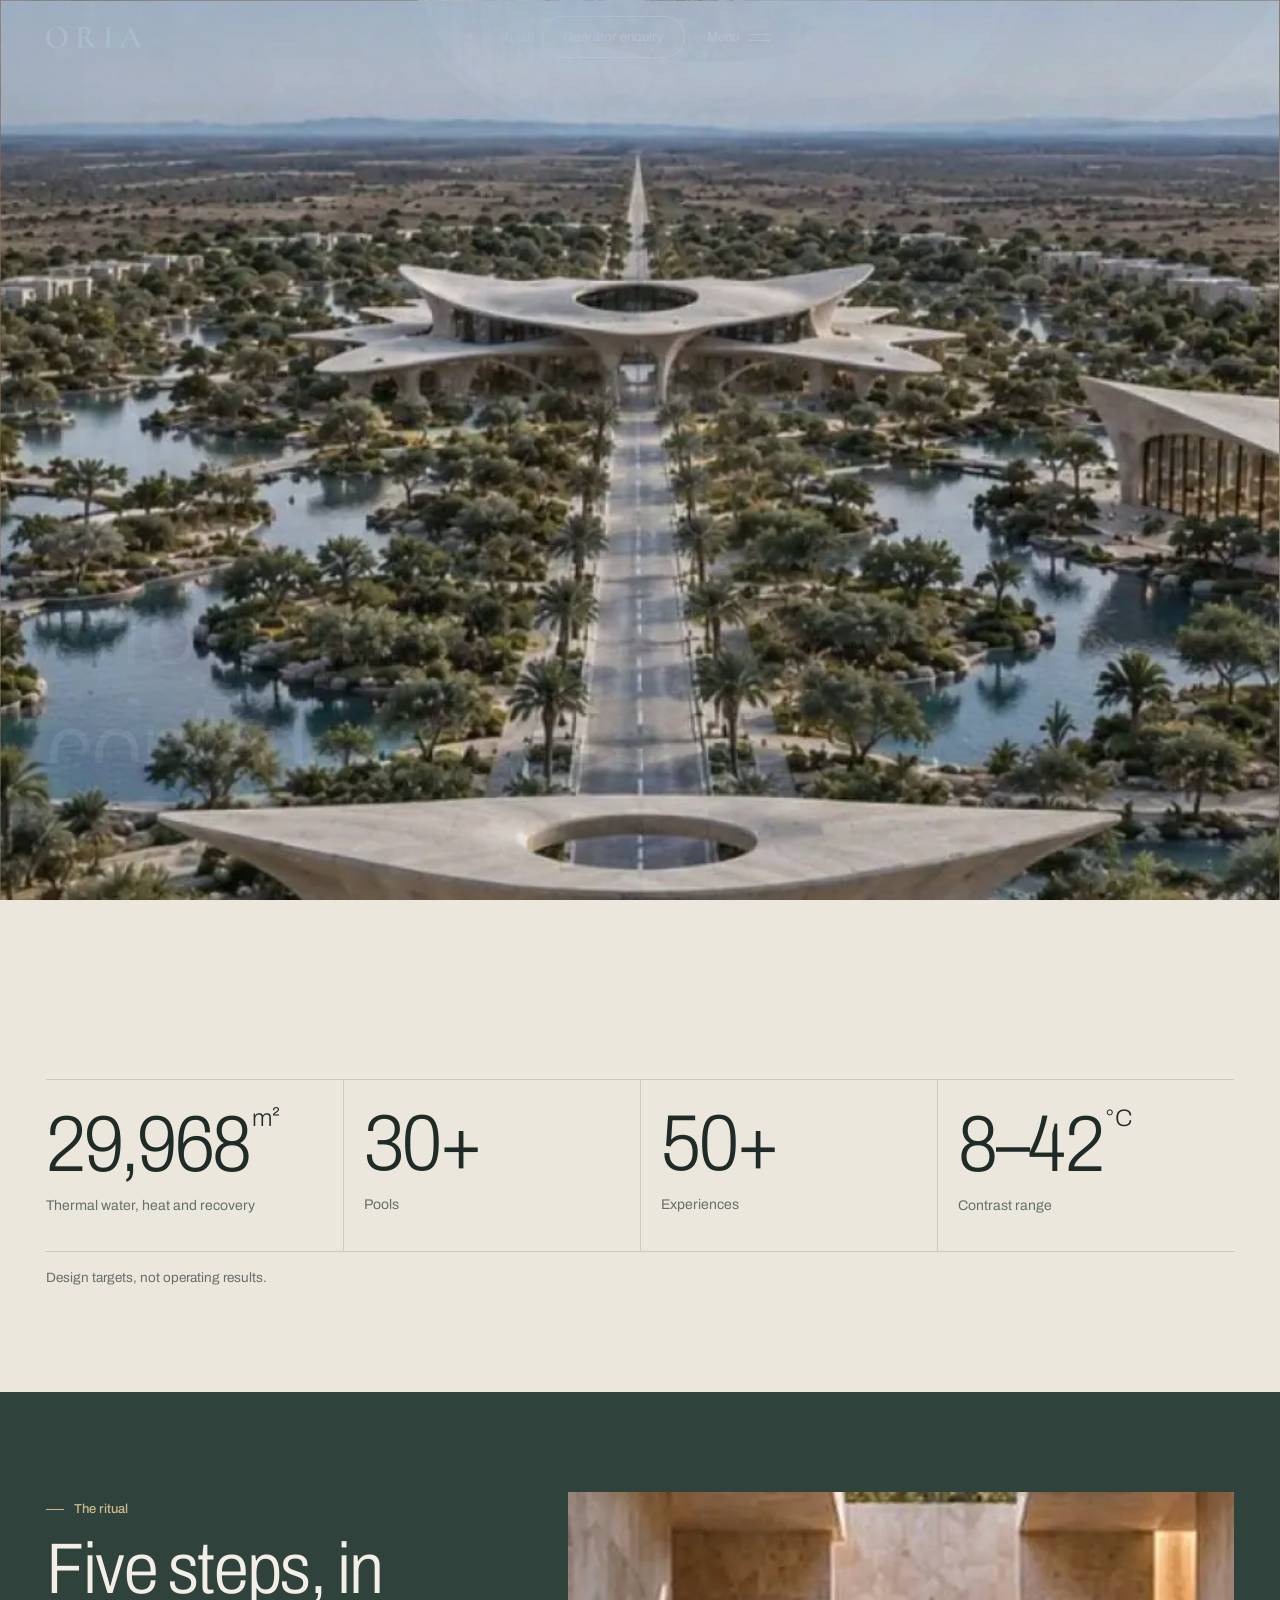
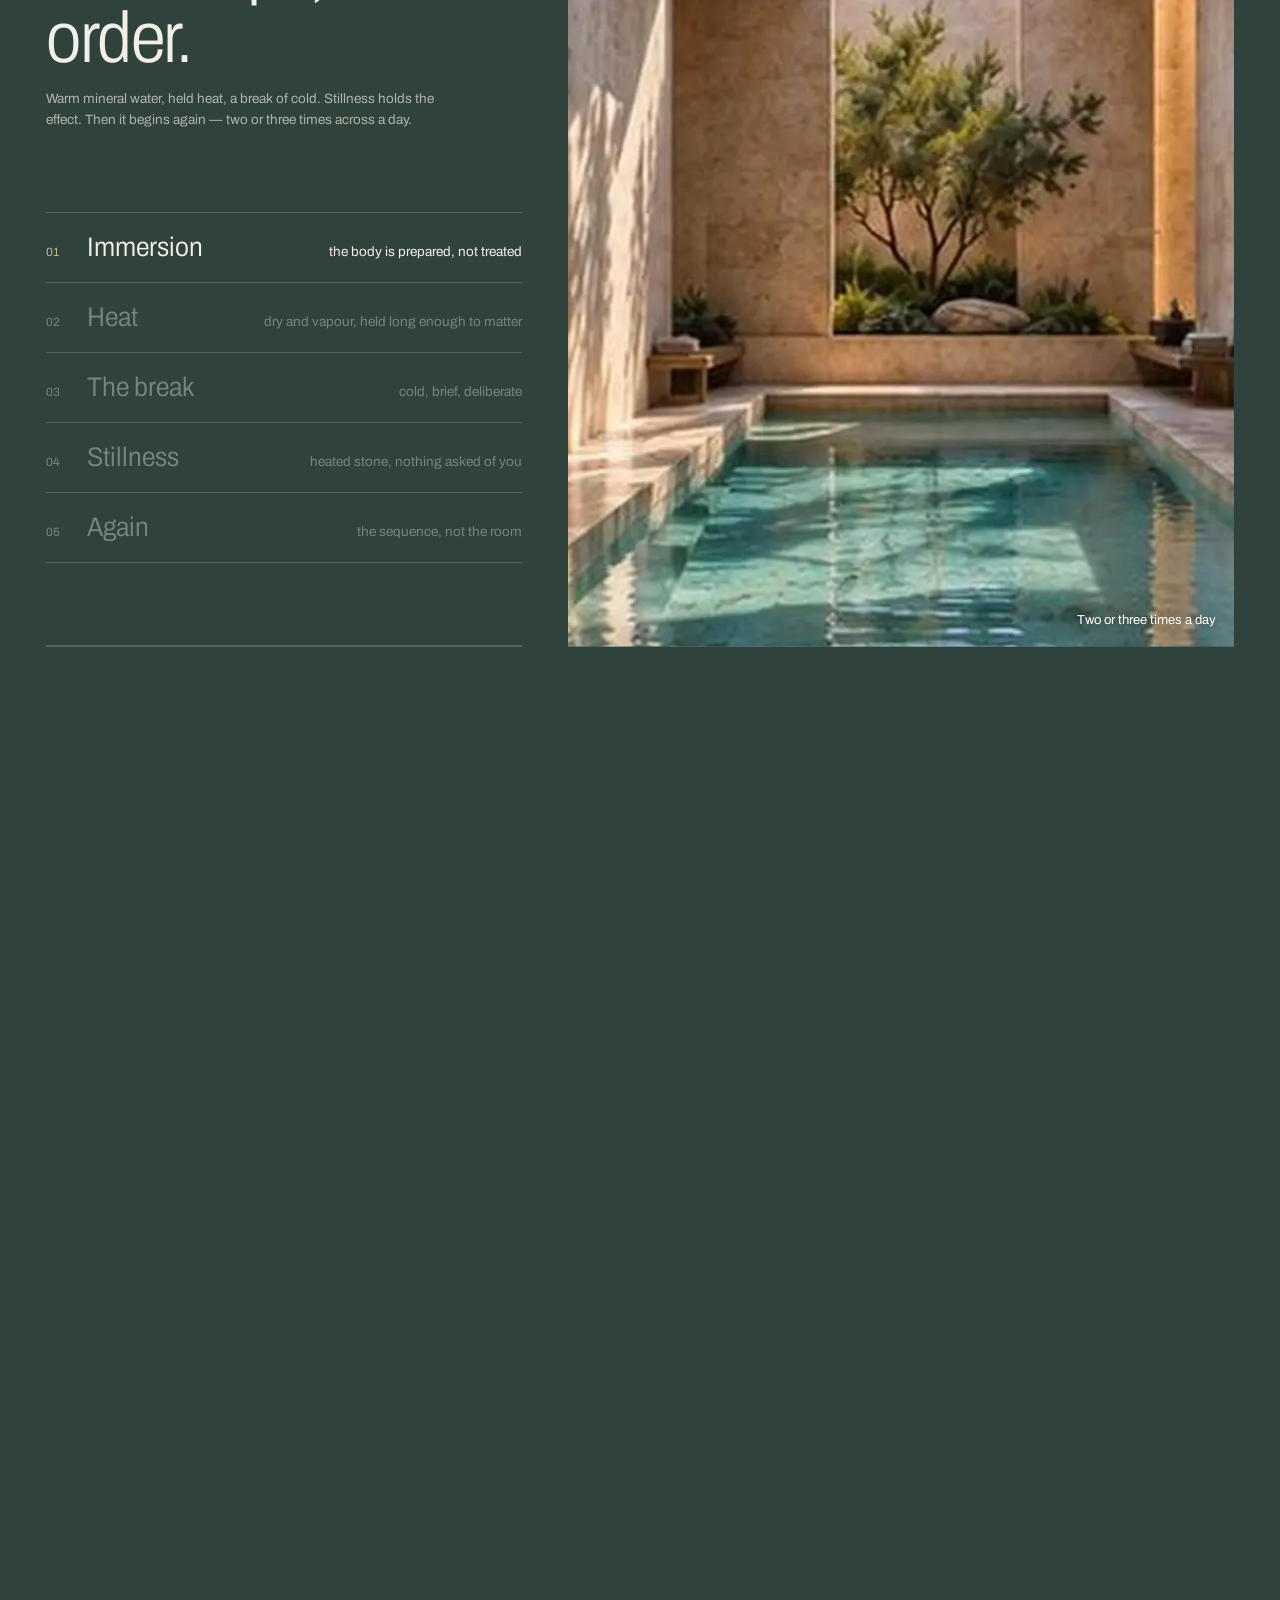
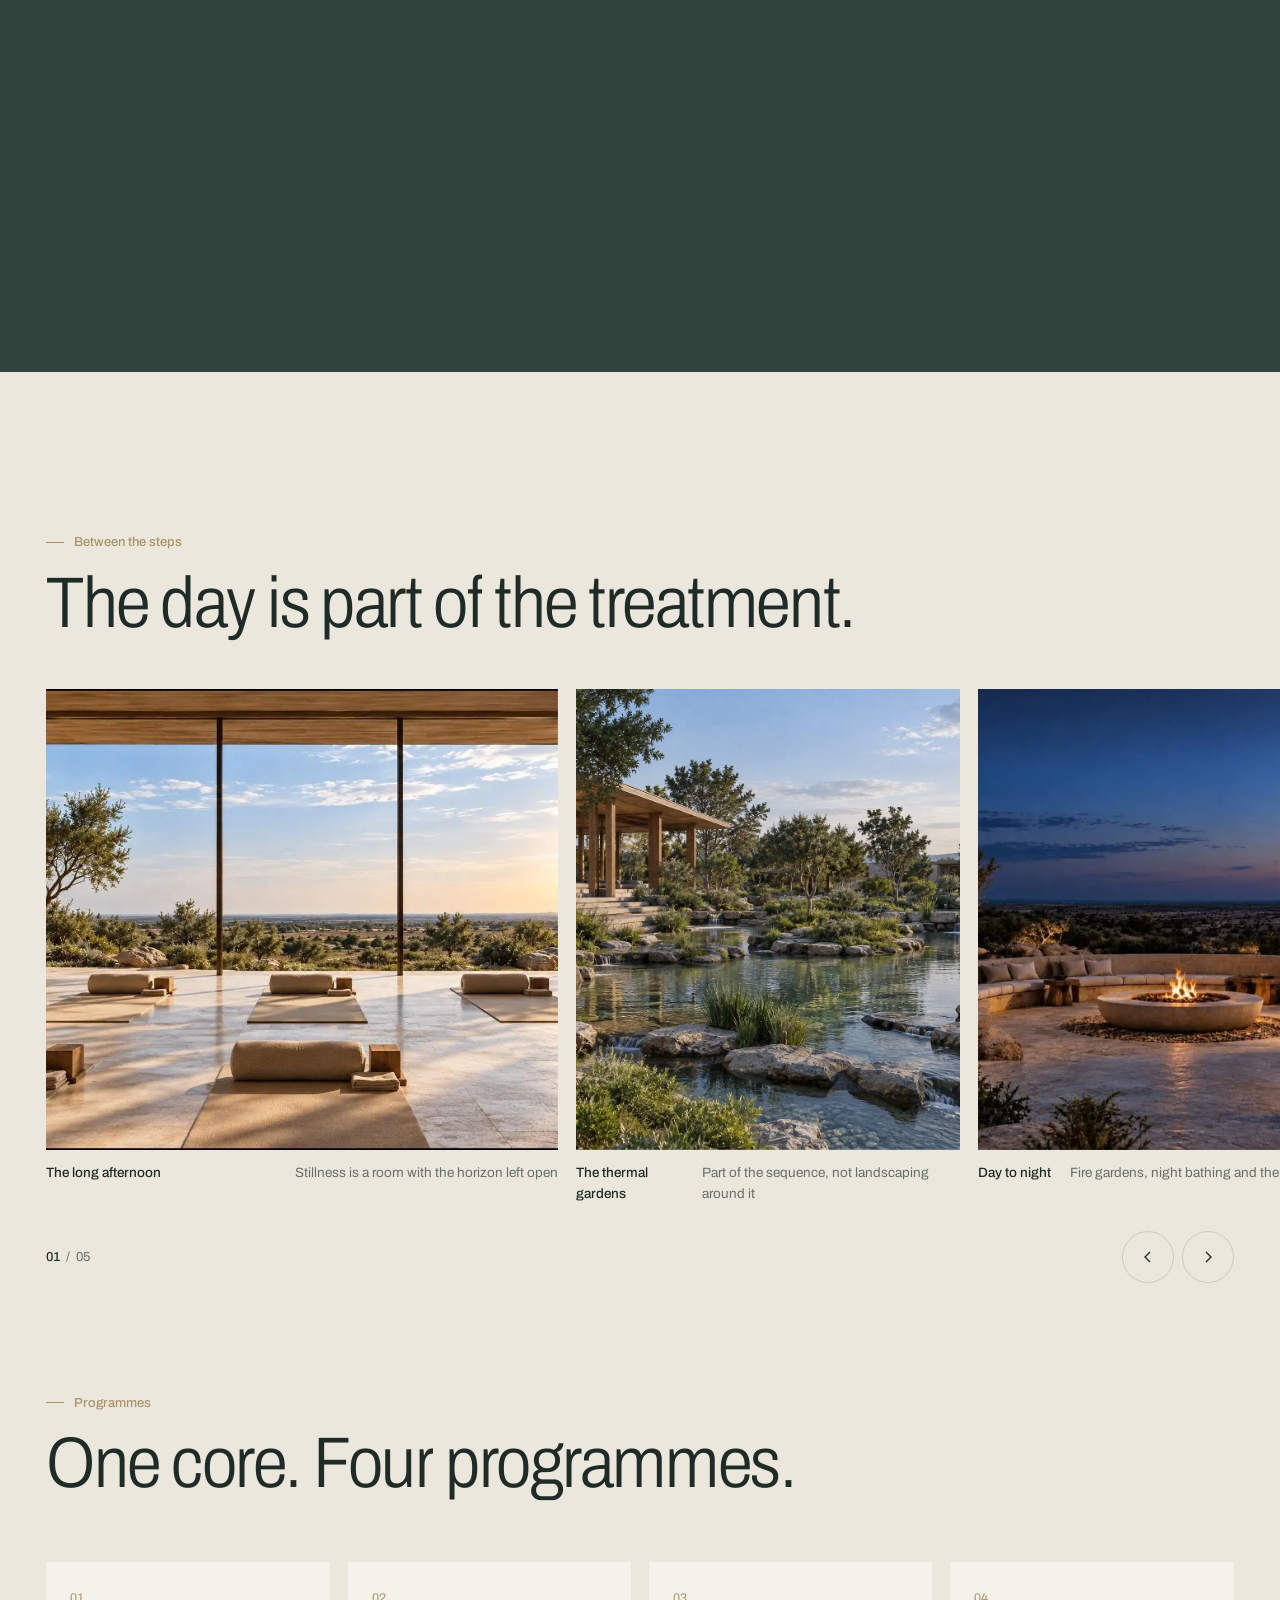
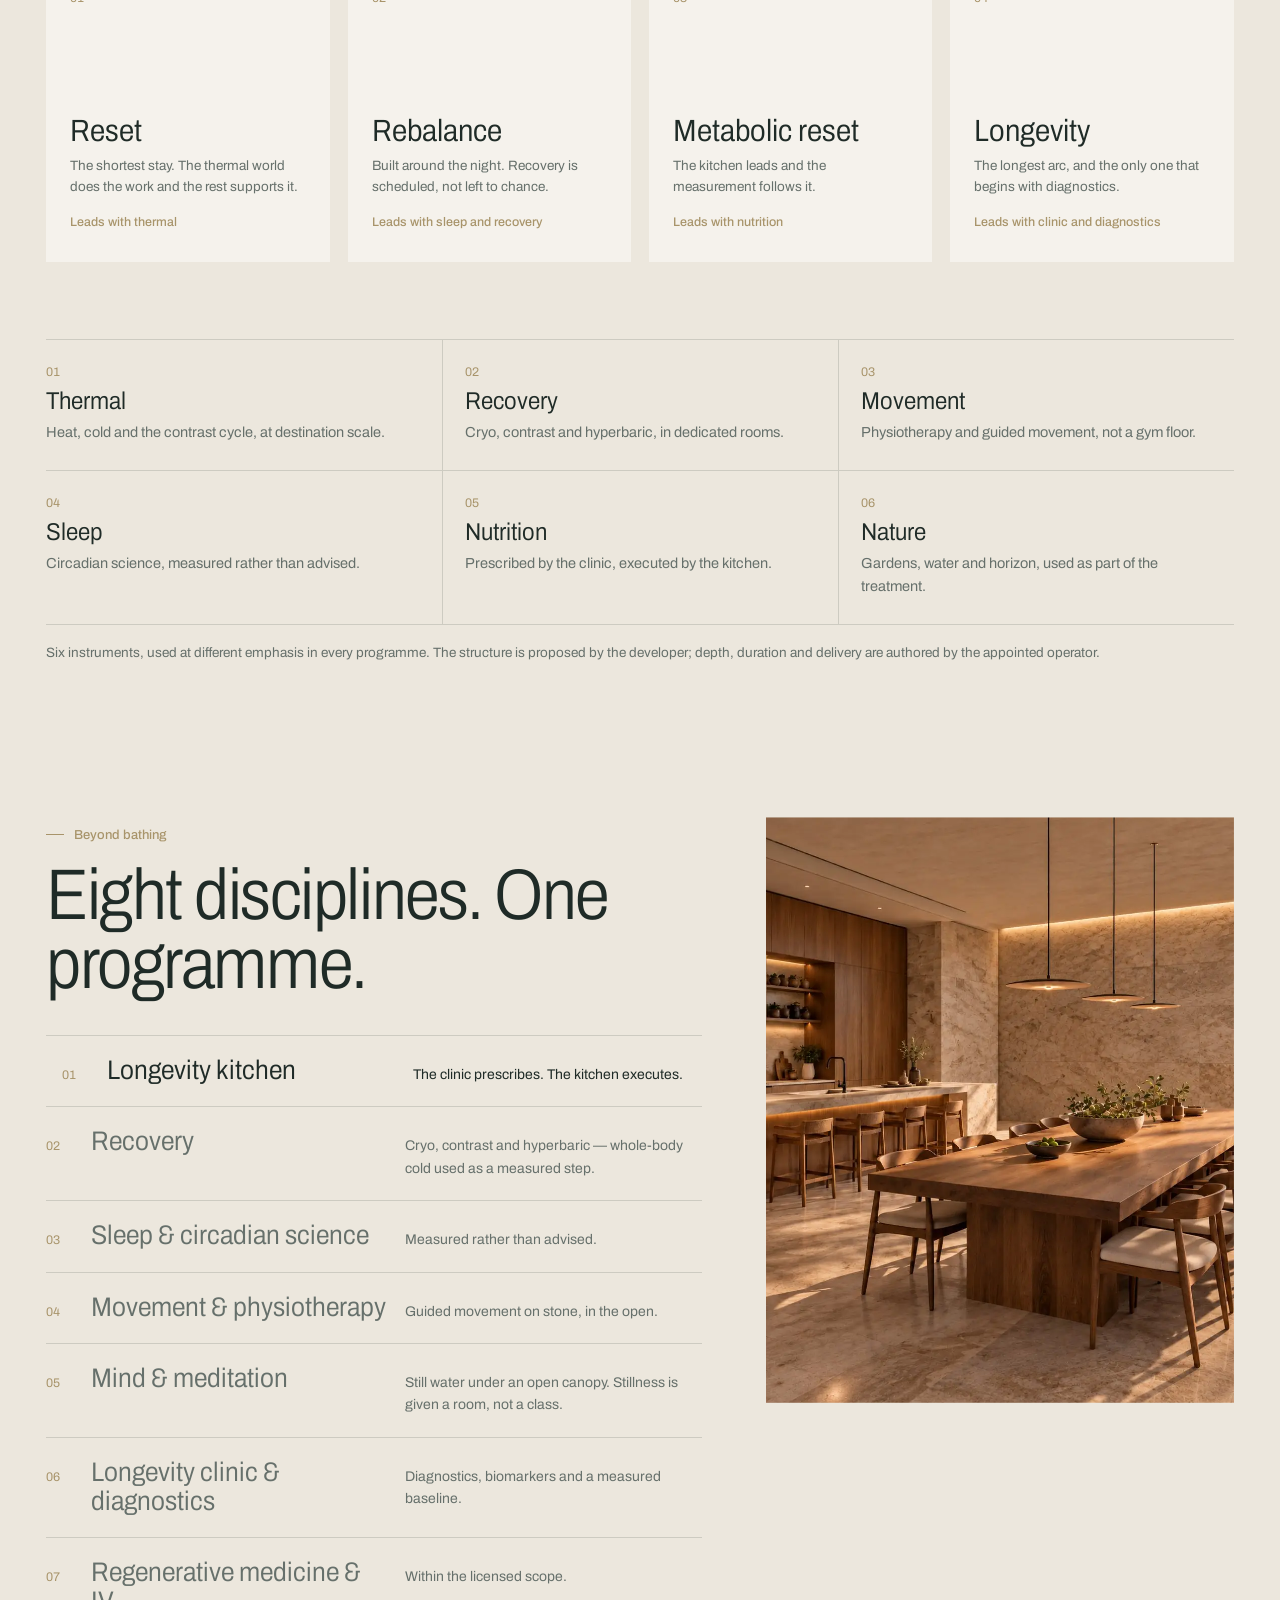
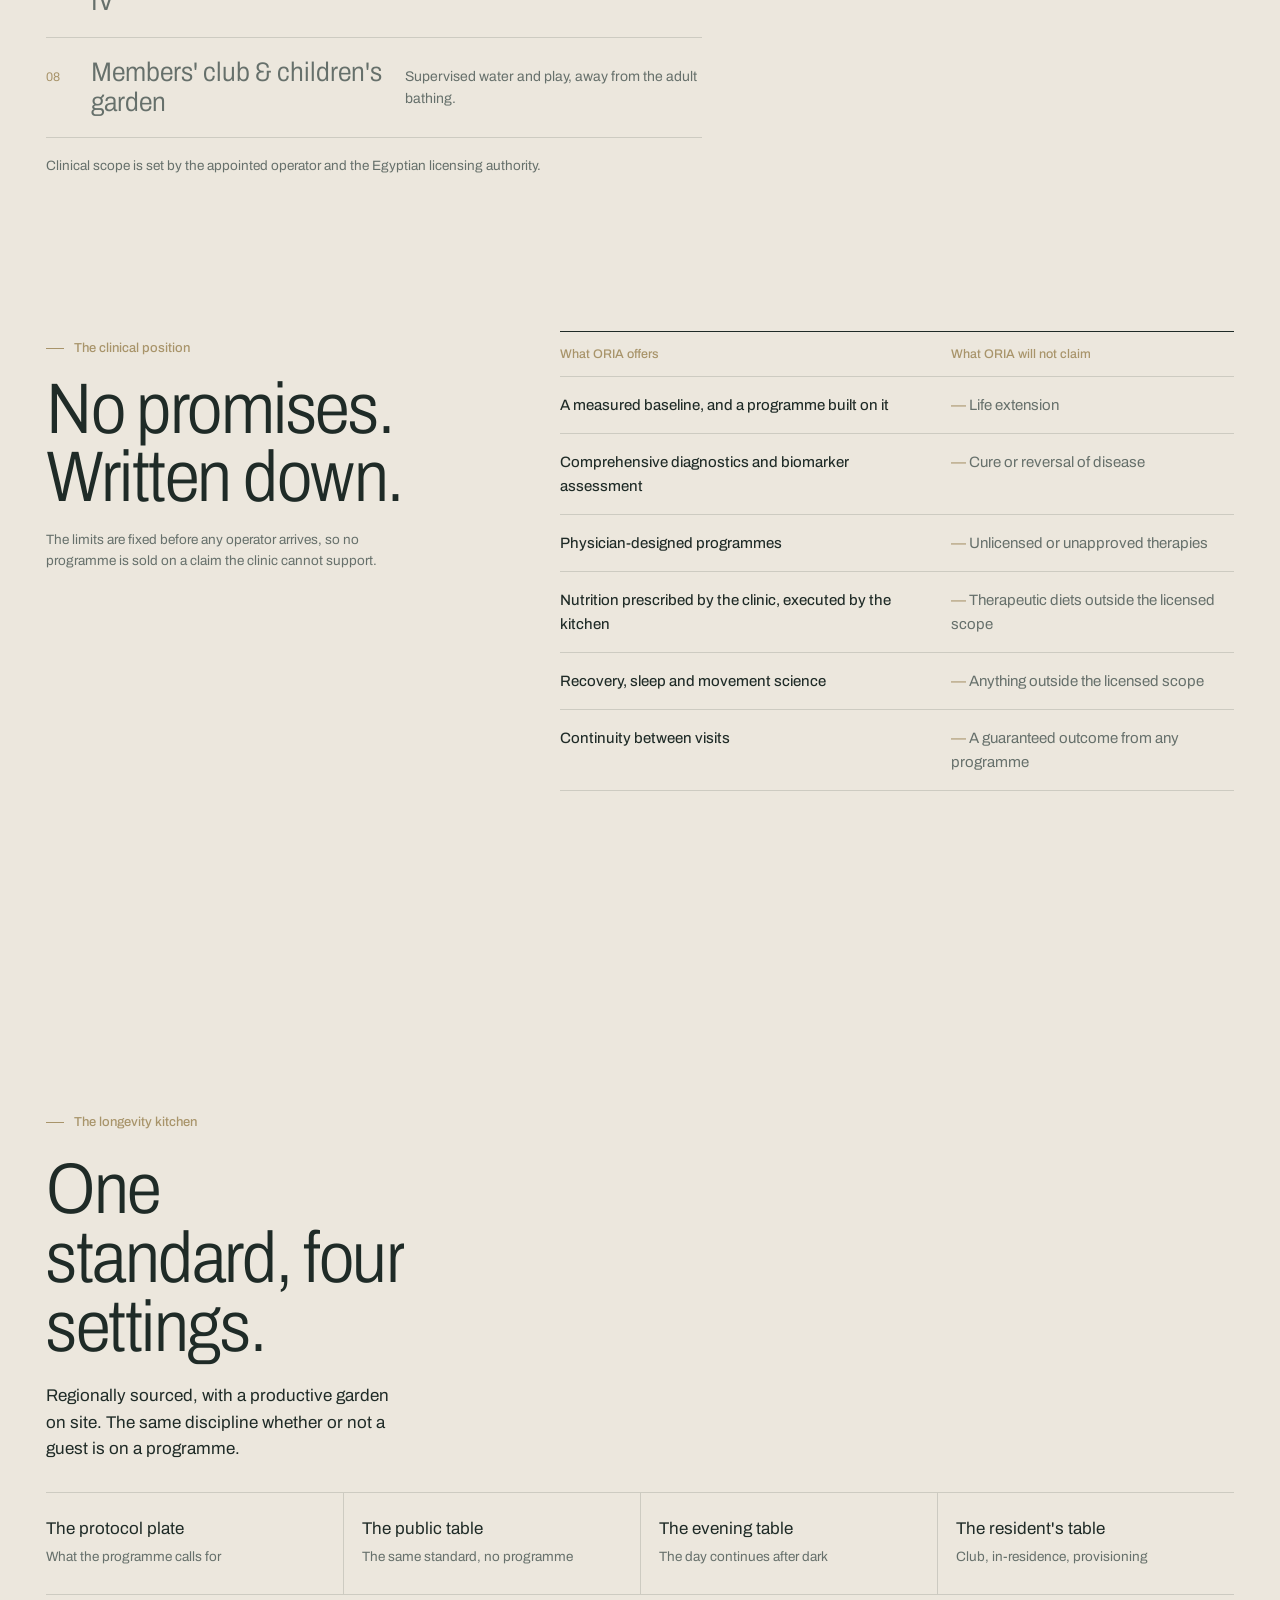
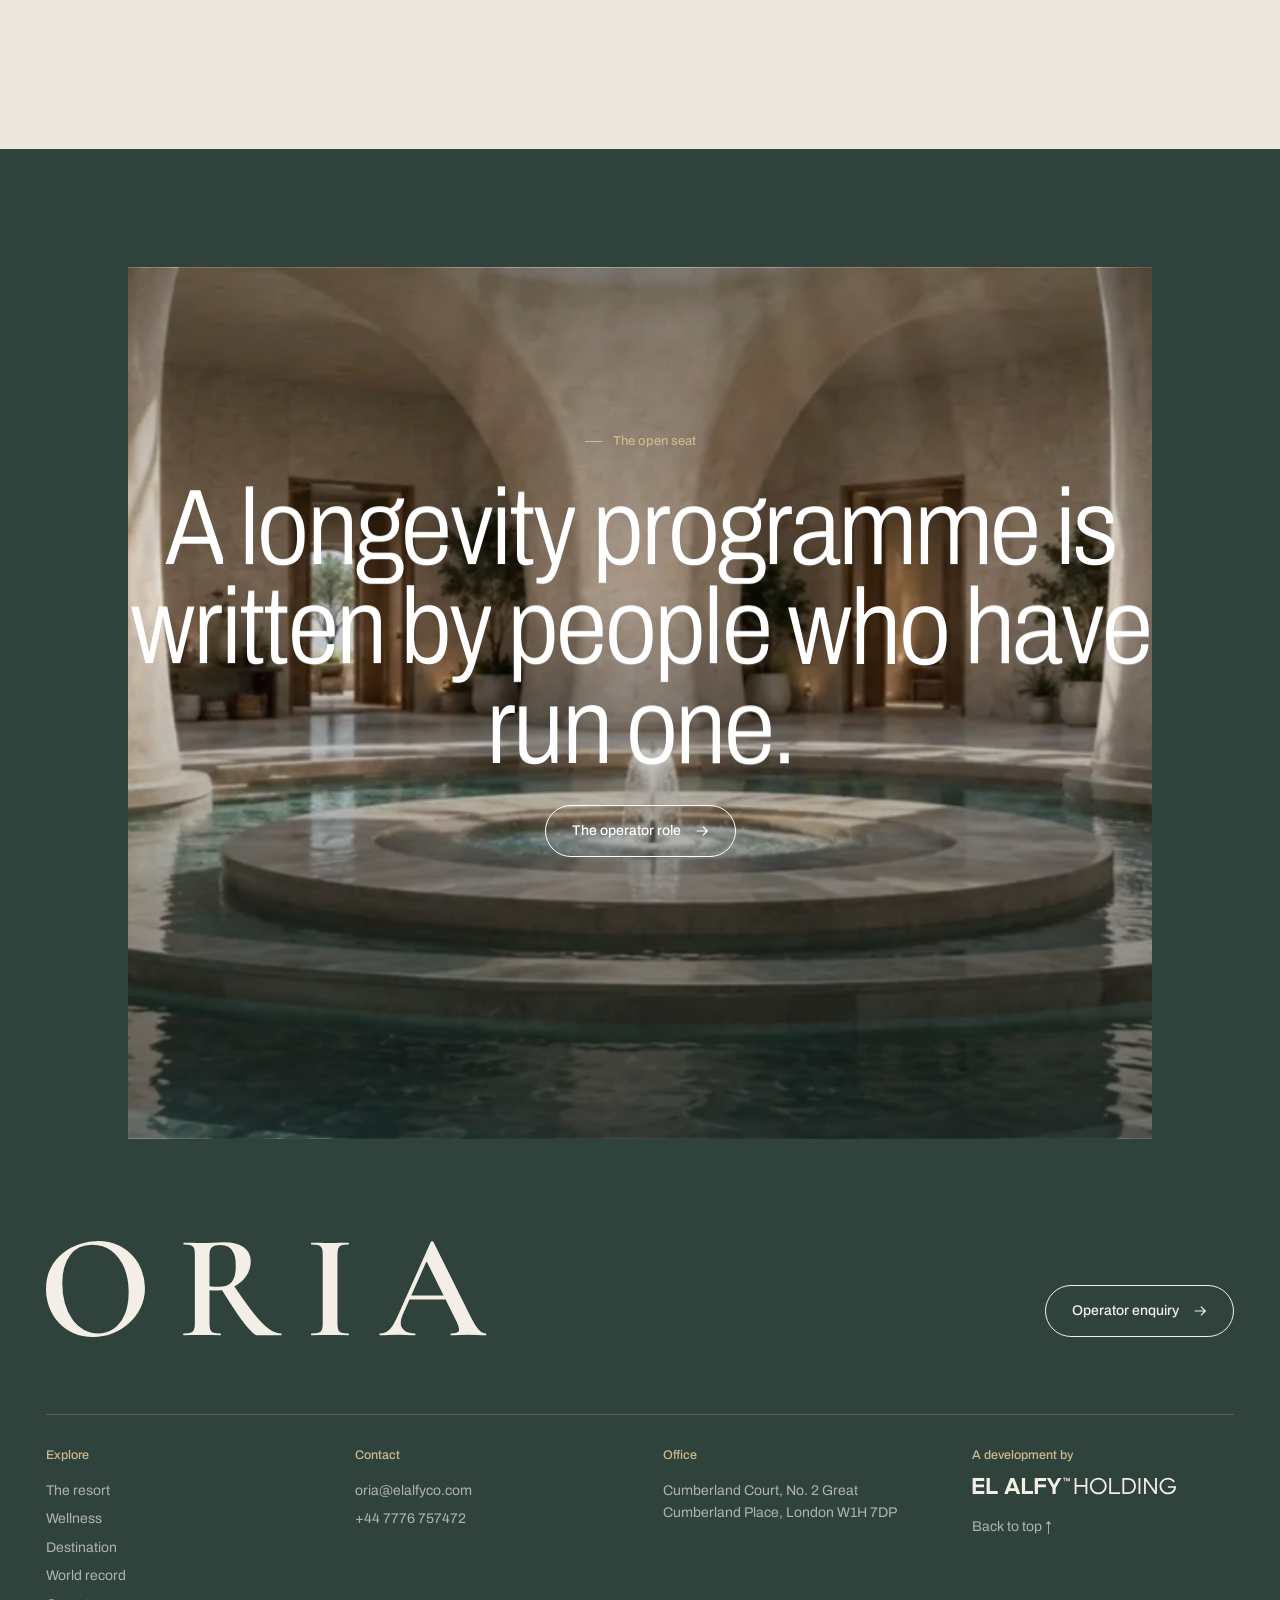
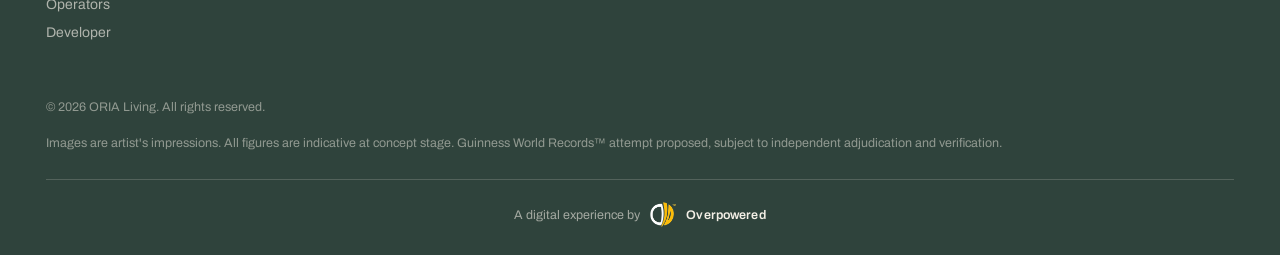
<file: wellness.html>
<!DOCTYPE html>
<html lang="en">
<head>
<meta charset="utf-8">
<meta name="viewport" content="width=device-width, initial-scale=1, viewport-fit=cover">
<script>(function(){var L="en";try{var q=(location.search.match(/[?&]lang=(ar|en)/)||[])[1];L=q||localStorage.getItem("oria-lang")||"en";if(q)localStorage.setItem("oria-lang",q);}catch(e){}window.ORIA_LANG=L;if(L==="ar"){document.documentElement.lang="ar";document.documentElement.dir="rtl";}})();</script>
<title>ORIA — Wellness</title>
<meta name="description" content="ORIA — a thermal-led Longevity &amp; Wellness Resort in Egypt, developed by El Alfy Holding and seeking a specialist wellness brand or resort operator to run it. Includes a proposed Guinness World Records™ attempt.">
<link rel="preconnect" href="https://fonts.googleapis.com">
<link rel="preconnect" href="https://fonts.gstatic.com" crossorigin>
<link href="https://fonts.googleapis.com/css2?family=Archivo:wdth,wght@62..125,100..900&family=IBM+Plex+Sans+Arabic:wght@200;300;400;500;600&display=swap" rel="stylesheet">
<link rel="stylesheet" href="style.css">
</head>
<body>
<svg width="0" height="0" style="position:absolute" aria-hidden="true"><defs><symbol id="lg-star" viewBox="158 54 1683 1325"><path fill="currentColor" fill-rule="evenodd" d="M1010.0,1348.8C1011.6,1337.1 1013.9,1322.8 1015.1,1317.0C1016.2,1311.2 1018.0,1302.5 1018.9,1297.5C1022.5,1279.6 1029.4,1254.7 1036.1,1235.5C1047.2,1203.8 1051.3,1193.7 1063.5,1168.4C1117.5,1056.7 1205.9,960.7 1319.7,890.3C1323.4,887.9 1330.5,883.5 1335.5,880.3C1354.4,868.4 1411.8,839.1 1449.8,822.0C1481.5,807.8 1540.3,788.2 1584.5,777.1C1606.2,771.6 1639.1,764.5 1649.5,763.0C1653.9,762.4 1660.9,761.0 1665.0,760.0C1669.1,759.0 1675.2,757.9 1678.5,757.5C1681.8,757.2 1690.8,755.8 1698.5,754.5C1706.2,753.2 1719.2,751.4 1727.5,750.6C1735.8,749.8 1745.0,748.6 1748.0,748.0C1751.0,747.4 1762.5,746.3 1773.5,745.5C1822.1,741.9 1834.0,740.4 1835.5,738.0C1836.6,736.2 1828.2,735.2 1800.0,733.5C1784.3,732.6 1771.2,731.6 1770.9,731.5C1770.6,731.3 1760.3,730.2 1748.0,729.0C1735.7,727.8 1723.5,726.5 1720.8,726.0C1718.1,725.4 1709.0,724.1 1700.7,723.1C1692.3,722.0 1682.1,720.4 1678.0,719.5C1673.9,718.6 1667.1,717.5 1663.0,716.9C1658.9,716.4 1650.3,714.8 1644.0,713.5C1637.7,712.1 1626.9,709.9 1620.0,708.5C1599.3,704.2 1580.5,699.6 1559.0,693.5C1485.5,672.6 1454.2,660.9 1392.0,630.8C1304.9,588.6 1214.9,522.3 1165.7,464.0C1158.5,455.5 1149.6,445.1 1146.0,441.0C1112.2,402.3 1071.0,331.4 1053.6,282.0C1051.7,276.8 1049.2,270.0 1048.0,267.0C1042.1,252.5 1030.6,213.9 1026.8,196.0C1026.3,193.5 1024.3,184.3 1022.5,175.5C1016.1,145.2 1011.2,109.4 1009.5,81.0C1008.6,66.6 1006.6,58.1 1004.4,60.2C1003.4,61.2 1001.9,72.1 1001.0,85.3C998.7,116.4 994.5,145.3 987.4,179.0C986.0,185.3 984.4,193.4 983.6,197.0C974.6,241.0 951.3,305.0 930.1,343.8C911.1,378.4 881.6,421.5 858.0,449.0C837.0,473.4 793.0,517.5 780.7,526.3C777.5,528.6 768.5,535.2 760.7,541.0C730.5,563.4 700.7,583.7 679.5,596.4C647.5,615.5 624.8,627.6 600.0,638.8C568.9,652.9 545.3,662.7 523.5,670.5C518.0,672.5 509.9,675.4 505.5,677.0C475.2,687.9 416.3,703.8 386.5,709.1C380.4,710.1 371.2,711.9 366.0,713.1C323.7,722.2 248.2,731.4 198.5,733.5C185.3,734.1 171.8,735.5 167.6,736.7C161.5,738.5 178.2,741.3 204.0,743.0C239.4,745.2 250.8,746.1 264.5,748.1C272.2,749.2 282.6,750.5 287.5,751.1C303.7,753.0 337.9,758.3 364.0,763.0C381.2,766.1 435.3,779.3 464.0,787.4C488.2,794.2 527.7,808.6 555.5,820.7C563.8,824.3 573.4,828.5 577.0,830.0C584.2,833.0 638.6,860.3 646.5,864.8C649.2,866.4 655.1,869.7 659.5,872.2C686.2,887.0 746.6,928.3 769.5,947.4C804.9,976.9 843.5,1015.7 871.4,1050.0C915.9,1104.6 958.2,1180.5 974.3,1234.5C983.0,1263.7 988.6,1284.7 990.4,1295.0C991.3,1299.7 993.1,1308.9 994.4,1315.5C995.8,1322.1 997.8,1334.5 999.0,1343.0C1002.3,1368.0 1004.1,1375.3 1006.1,1371.7C1006.6,1370.9 1008.4,1360.6 1010.0,1348.8ZM989.0,1020.0C981.0,1019.6 970.9,1018.7 966.5,1018.2C962.1,1017.6 954.7,1016.6 950.0,1016.0C939.8,1014.6 912.9,1008.7 907.4,1006.6C905.3,1005.8 901.5,1004.6 899.0,1004.0C894.9,1002.9 883.8,998.8 871.5,993.8C814.2,970.4 762.2,924.6 733.0,872.0C718.4,845.8 706.3,808.5 701.9,776.5C700.4,765.9 700.4,722.1 701.8,709.2C705.1,680.3 716.9,641.0 729.7,616.5C749.7,578.3 786.6,537.2 821.0,514.8C853.8,493.5 896.3,474.8 924.0,469.5C927.6,468.8 935.0,467.3 940.5,466.2C981.7,457.5 1038.2,458.1 1077.0,467.6C1111.1,475.9 1140.1,486.8 1166.5,501.3C1209.5,524.8 1244.1,559.2 1271.4,605.5C1278.6,617.6 1293.7,651.7 1295.9,660.8C1296.4,662.8 1297.8,668.1 1298.9,672.5C1301.7,682.9 1304.6,703.4 1306.1,724.1C1309.7,773.2 1298.7,826.0 1275.8,869.0C1238.2,939.6 1182.1,984.1 1100.5,1007.9C1079.1,1014.1 1024.9,1021.6 1007.0,1020.8C1005.1,1020.8 997.0,1020.4 989.0,1020.0Z"/></symbol><symbol id="lg-letters" viewBox="47 1411 1949 345"><path fill="currentColor" fill-rule="evenodd" d="M277.7,1750.6C283.6,1749.8 291.6,1748.8 295.5,1748.5C299.4,1748.1 304.3,1747.2 306.5,1746.4C308.7,1745.7 313.4,1744.4 317.0,1743.6C369.1,1731.4 415.7,1695.3 437.5,1650.5C450.9,1623.0 454.3,1601.7 451.0,1566.5C448.8,1543.0 435.0,1513.6 416.1,1492.2C384.8,1456.7 344.2,1435.3 292.9,1427.4C212.4,1415.0 138.0,1441.0 92.3,1497.5C57.1,1541.0 50.7,1606.8 76.8,1655.3C105.4,1708.3 159.9,1742.7 226.6,1749.5C234.8,1750.4 241.9,1751.2 242.5,1751.5C245.0,1752.4 268.0,1751.9 277.7,1750.6ZM748.1,1743.1L750.5,1741.2L750.8,1596.3C751.0,1461.7 751.1,1451.4 752.7,1450.2C755.3,1448.3 848.3,1448.5 860.6,1450.5C873.0,1452.5 886.5,1456.2 892.5,1459.3C915.9,1471.1 927.9,1492.1 926.7,1519.0C925.4,1551.1 907.3,1572.2 873.7,1581.0C863.7,1583.6 859.8,1584.1 840.4,1584.9C828.4,1585.4 817.1,1585.6 815.5,1585.3C811.9,1584.8 807.2,1586.4 806.4,1588.5C805.2,1591.5 807.2,1594.7 816.6,1605.0C828.2,1617.7 851.9,1645.0 865.5,1661.5C870.9,1668.1 882.2,1681.3 890.5,1690.9C912.6,1716.5 923.5,1729.4 928.6,1736.1C935.5,1745.1 935.0,1745.0 963.8,1745.0C987.1,1745.0 988.8,1744.9 990.4,1743.1C993.0,1740.2 991.7,1737.5 984.1,1729.5C980.4,1725.7 974.0,1718.5 969.9,1713.5C965.9,1708.5 958.7,1700.2 953.9,1695.0C949.2,1689.8 934.2,1672.5 920.5,1656.5C888.0,1618.4 879.8,1609.1 876.1,1605.6C874.4,1603.9 873.0,1601.8 873.0,1600.8C873.0,1598.8 872.2,1599.0 892.3,1595.5C939.4,1587.4 967.9,1564.7 975.0,1529.9C983.6,1487.9 958.6,1453.2 909.5,1439.0C885.0,1432.0 870.1,1431.0 782.2,1431.0C705.3,1431.0 705.4,1431.0 703.6,1435.7C703.2,1436.6 702.9,1505.4 702.9,1588.5L703.0,1739.5L706.0,1742.2L709.0,1745.0L727.4,1745.0C744.0,1745.0 746.0,1744.8 748.1,1743.1ZM1297.1,1743.6C1301.1,1741.9 1301.1,1742.7 1301.7,1589.6C1302.4,1432.6 1302.4,1435.5 1297.7,1433.2C1295.5,1432.1 1280.8,1431.4 1266.7,1431.8C1259.9,1432.0 1258.6,1432.3 1256.5,1434.5L1254.0,1436.9L1254.0,1588.0C1254.0,1693.0 1254.3,1739.7 1255.1,1741.1C1255.7,1742.2 1257.0,1743.4 1258.2,1743.9C1260.6,1744.8 1294.9,1744.5 1297.1,1743.6ZM1989.6,1742.8C1992.1,1740.3 1991.0,1737.8 1981.0,1724.0C1976.0,1717.1 1968.9,1707.2 1965.1,1702.0C1961.4,1696.8 1954.6,1687.3 1950.0,1681.0C1945.4,1674.7 1936.2,1661.6 1929.5,1652.0C1909.2,1622.6 1896.2,1604.3 1882.0,1585.0C1874.5,1574.8 1866.3,1563.6 1863.8,1560.0C1853.9,1545.8 1837.1,1521.6 1829.0,1509.9C1824.3,1503.2 1817.1,1493.1 1813.0,1487.6C1808.9,1482.0 1799.4,1469.0 1792.0,1458.6C1767.7,1424.4 1769.0,1424.6 1748.5,1453.0C1737.1,1468.8 1737.4,1468.3 1710.9,1504.0C1699.6,1519.1 1688.7,1534.0 1686.5,1537.0C1684.3,1540.0 1672.7,1555.8 1660.5,1572.0C1648.4,1588.3 1636.8,1604.0 1634.8,1607.0C1632.8,1610.0 1626.2,1618.6 1620.3,1626.0C1614.4,1633.5 1606.7,1643.6 1603.3,1648.5C1589.0,1669.0 1565.0,1701.6 1544.1,1728.9C1536.1,1739.3 1536.1,1739.1 1539.0,1742.0C1541.7,1744.7 1557.3,1744.9 1560.7,1742.2C1561.9,1741.3 1568.0,1733.5 1574.2,1725.0C1580.4,1716.5 1588.4,1705.5 1592.0,1700.6C1595.6,1695.7 1603.7,1684.9 1610.0,1676.6C1616.3,1668.3 1624.4,1657.5 1628.0,1652.5C1631.5,1647.5 1639.8,1636.1 1646.5,1627.0C1660.0,1608.8 1678.5,1583.3 1687.0,1571.5C1690.0,1567.3 1699.9,1553.8 1709.0,1541.6C1718.1,1529.4 1729.8,1513.6 1735.1,1506.4C1745.9,1492.0 1747.1,1490.7 1749.4,1491.6C1751.0,1492.2 1759.7,1503.9 1772.5,1522.5C1776.3,1528.0 1783.8,1538.4 1789.1,1545.6C1794.4,1552.8 1803.6,1565.8 1809.6,1574.6C1815.5,1583.3 1824.9,1596.8 1830.5,1604.5C1836.0,1612.2 1846.2,1626.6 1853.0,1636.5C1859.8,1646.4 1868.3,1658.5 1871.9,1663.5C1875.5,1668.5 1881.4,1676.8 1885.0,1682.0C1910.2,1718.1 1927.3,1741.2 1930.5,1743.2C1934.8,1745.8 1986.9,1745.5 1989.6,1742.8ZM230.0,1733.0C228.1,1732.6 221.4,1731.1 215.2,1729.6C177.5,1721.0 139.6,1690.5 122.0,1654.5C106.4,1622.7 102.8,1575.2 113.3,1541.5C126.4,1499.7 154.6,1468.9 194.6,1452.7C199.7,1450.7 204.2,1449.0 204.8,1449.0C205.3,1449.0 208.6,1448.1 212.1,1446.9C227.0,1442.2 264.5,1440.0 282.5,1442.9C304.6,1446.5 329.7,1457.0 347.5,1470.2C392.7,1503.7 412.0,1556.2 401.6,1617.5C396.2,1649.2 384.6,1671.4 362.3,1693.1C341.4,1713.4 320.7,1724.5 292.5,1730.6C281.8,1733.0 278.0,1733.3 257.0,1733.6C244.1,1733.7 231.9,1733.5 230.0,1733.0Z"/></symbol><symbol id="lg-full" viewBox="47 54 1949 1702"><path fill="currentColor" fill-rule="evenodd" d="M277.7,1750.6C283.6,1749.8 291.6,1748.8 295.5,1748.5C299.4,1748.1 304.3,1747.2 306.5,1746.4C308.7,1745.7 313.4,1744.4 317.0,1743.6C369.1,1731.4 415.7,1695.3 437.5,1650.5C450.9,1623.0 454.3,1601.7 451.0,1566.5C448.8,1543.0 435.0,1513.6 416.1,1492.2C384.8,1456.7 344.2,1435.3 292.9,1427.4C212.4,1415.0 138.0,1441.0 92.3,1497.5C57.1,1541.0 50.7,1606.8 76.8,1655.3C105.4,1708.3 159.9,1742.7 226.6,1749.5C234.8,1750.4 241.9,1751.2 242.5,1751.5C245.0,1752.4 268.0,1751.9 277.7,1750.6ZM748.1,1743.1L750.5,1741.2L750.8,1596.3C751.0,1461.7 751.1,1451.4 752.7,1450.2C755.3,1448.3 848.3,1448.5 860.6,1450.5C873.0,1452.5 886.5,1456.2 892.5,1459.3C915.9,1471.1 927.9,1492.1 926.7,1519.0C925.4,1551.1 907.3,1572.2 873.7,1581.0C863.7,1583.6 859.8,1584.1 840.4,1584.9C828.4,1585.4 817.1,1585.6 815.5,1585.3C811.9,1584.8 807.2,1586.4 806.4,1588.5C805.2,1591.5 807.2,1594.7 816.6,1605.0C828.2,1617.7 851.9,1645.0 865.5,1661.5C870.9,1668.1 882.2,1681.3 890.5,1690.9C912.6,1716.5 923.5,1729.4 928.6,1736.1C935.5,1745.1 935.0,1745.0 963.8,1745.0C987.1,1745.0 988.8,1744.9 990.4,1743.1C993.0,1740.2 991.7,1737.5 984.1,1729.5C980.4,1725.7 974.0,1718.5 969.9,1713.5C965.9,1708.5 958.7,1700.2 953.9,1695.0C949.2,1689.8 934.2,1672.5 920.5,1656.5C888.0,1618.4 879.8,1609.1 876.1,1605.6C874.4,1603.9 873.0,1601.8 873.0,1600.8C873.0,1598.8 872.2,1599.0 892.3,1595.5C939.4,1587.4 967.9,1564.7 975.0,1529.9C983.6,1487.9 958.6,1453.2 909.5,1439.0C885.0,1432.0 870.1,1431.0 782.2,1431.0C705.3,1431.0 705.4,1431.0 703.6,1435.7C703.2,1436.6 702.9,1505.4 702.9,1588.5L703.0,1739.5L706.0,1742.2L709.0,1745.0L727.4,1745.0C744.0,1745.0 746.0,1744.8 748.1,1743.1ZM1297.1,1743.6C1301.1,1741.9 1301.1,1742.7 1301.7,1589.6C1302.4,1432.6 1302.4,1435.5 1297.7,1433.2C1295.5,1432.1 1280.8,1431.4 1266.7,1431.8C1259.9,1432.0 1258.6,1432.3 1256.5,1434.5L1254.0,1436.9L1254.0,1588.0C1254.0,1693.0 1254.3,1739.7 1255.1,1741.1C1255.7,1742.2 1257.0,1743.4 1258.2,1743.9C1260.6,1744.8 1294.9,1744.5 1297.1,1743.6ZM1989.6,1742.8C1992.1,1740.3 1991.0,1737.8 1981.0,1724.0C1976.0,1717.1 1968.9,1707.2 1965.1,1702.0C1961.4,1696.8 1954.6,1687.3 1950.0,1681.0C1945.4,1674.7 1936.2,1661.6 1929.5,1652.0C1909.2,1622.6 1896.2,1604.3 1882.0,1585.0C1874.5,1574.8 1866.3,1563.6 1863.8,1560.0C1853.9,1545.8 1837.1,1521.6 1829.0,1509.9C1824.3,1503.2 1817.1,1493.1 1813.0,1487.6C1808.9,1482.0 1799.4,1469.0 1792.0,1458.6C1767.7,1424.4 1769.0,1424.6 1748.5,1453.0C1737.1,1468.8 1737.4,1468.3 1710.9,1504.0C1699.6,1519.1 1688.7,1534.0 1686.5,1537.0C1684.3,1540.0 1672.7,1555.8 1660.5,1572.0C1648.4,1588.3 1636.8,1604.0 1634.8,1607.0C1632.8,1610.0 1626.2,1618.6 1620.3,1626.0C1614.4,1633.5 1606.7,1643.6 1603.3,1648.5C1589.0,1669.0 1565.0,1701.6 1544.1,1728.9C1536.1,1739.3 1536.1,1739.1 1539.0,1742.0C1541.7,1744.7 1557.3,1744.9 1560.7,1742.2C1561.9,1741.3 1568.0,1733.5 1574.2,1725.0C1580.4,1716.5 1588.4,1705.5 1592.0,1700.6C1595.6,1695.7 1603.7,1684.9 1610.0,1676.6C1616.3,1668.3 1624.4,1657.5 1628.0,1652.5C1631.5,1647.5 1639.8,1636.1 1646.5,1627.0C1660.0,1608.8 1678.5,1583.3 1687.0,1571.5C1690.0,1567.3 1699.9,1553.8 1709.0,1541.6C1718.1,1529.4 1729.8,1513.6 1735.1,1506.4C1745.9,1492.0 1747.1,1490.7 1749.4,1491.6C1751.0,1492.2 1759.7,1503.9 1772.5,1522.5C1776.3,1528.0 1783.8,1538.4 1789.1,1545.6C1794.4,1552.8 1803.6,1565.8 1809.6,1574.6C1815.5,1583.3 1824.9,1596.8 1830.5,1604.5C1836.0,1612.2 1846.2,1626.6 1853.0,1636.5C1859.8,1646.4 1868.3,1658.5 1871.9,1663.5C1875.5,1668.5 1881.4,1676.8 1885.0,1682.0C1910.2,1718.1 1927.3,1741.2 1930.5,1743.2C1934.8,1745.8 1986.9,1745.5 1989.6,1742.8ZM230.0,1733.0C228.1,1732.6 221.4,1731.1 215.2,1729.6C177.5,1721.0 139.6,1690.5 122.0,1654.5C106.4,1622.7 102.8,1575.2 113.3,1541.5C126.4,1499.7 154.6,1468.9 194.6,1452.7C199.7,1450.7 204.2,1449.0 204.8,1449.0C205.3,1449.0 208.6,1448.1 212.1,1446.9C227.0,1442.2 264.5,1440.0 282.5,1442.9C304.6,1446.5 329.7,1457.0 347.5,1470.2C392.7,1503.7 412.0,1556.2 401.6,1617.5C396.2,1649.2 384.6,1671.4 362.3,1693.1C341.4,1713.4 320.7,1724.5 292.5,1730.6C281.8,1733.0 278.0,1733.3 257.0,1733.6C244.1,1733.7 231.9,1733.5 230.0,1733.0ZM1010.0,1348.8C1011.6,1337.1 1013.9,1322.8 1015.1,1317.0C1016.2,1311.2 1018.0,1302.5 1018.9,1297.5C1022.5,1279.6 1029.4,1254.7 1036.1,1235.5C1047.2,1203.8 1051.3,1193.7 1063.5,1168.4C1117.5,1056.7 1205.9,960.7 1319.7,890.3C1323.4,887.9 1330.5,883.5 1335.5,880.3C1354.4,868.4 1411.8,839.1 1449.8,822.0C1481.5,807.8 1540.3,788.2 1584.5,777.1C1606.2,771.6 1639.1,764.5 1649.5,763.0C1653.9,762.4 1660.9,761.0 1665.0,760.0C1669.1,759.0 1675.2,757.9 1678.5,757.5C1681.8,757.2 1690.8,755.8 1698.5,754.5C1706.2,753.2 1719.2,751.4 1727.5,750.6C1735.8,749.8 1745.0,748.6 1748.0,748.0C1751.0,747.4 1762.5,746.3 1773.5,745.5C1822.1,741.9 1834.0,740.4 1835.5,738.0C1836.6,736.2 1828.2,735.2 1800.0,733.5C1784.3,732.6 1771.2,731.6 1770.9,731.5C1770.6,731.3 1760.3,730.2 1748.0,729.0C1735.7,727.8 1723.5,726.5 1720.8,726.0C1718.1,725.4 1709.0,724.1 1700.7,723.1C1692.3,722.0 1682.1,720.4 1678.0,719.5C1673.9,718.6 1667.1,717.5 1663.0,716.9C1658.9,716.4 1650.3,714.8 1644.0,713.5C1637.7,712.1 1626.9,709.9 1620.0,708.5C1599.3,704.2 1580.5,699.6 1559.0,693.5C1485.5,672.6 1454.2,660.9 1392.0,630.8C1304.9,588.6 1214.9,522.3 1165.7,464.0C1158.5,455.5 1149.6,445.1 1146.0,441.0C1112.2,402.3 1071.0,331.4 1053.6,282.0C1051.7,276.8 1049.2,270.0 1048.0,267.0C1042.1,252.5 1030.6,213.9 1026.8,196.0C1026.3,193.5 1024.3,184.3 1022.5,175.5C1016.1,145.2 1011.2,109.4 1009.5,81.0C1008.6,66.6 1006.6,58.1 1004.4,60.2C1003.4,61.2 1001.9,72.1 1001.0,85.3C998.7,116.4 994.5,145.3 987.4,179.0C986.0,185.3 984.4,193.4 983.6,197.0C974.6,241.0 951.3,305.0 930.1,343.8C911.1,378.4 881.6,421.5 858.0,449.0C837.0,473.4 793.0,517.5 780.7,526.3C777.5,528.6 768.5,535.2 760.7,541.0C730.5,563.4 700.7,583.7 679.5,596.4C647.5,615.5 624.8,627.6 600.0,638.8C568.9,652.9 545.3,662.7 523.5,670.5C518.0,672.5 509.9,675.4 505.5,677.0C475.2,687.9 416.3,703.8 386.5,709.1C380.4,710.1 371.2,711.9 366.0,713.1C323.7,722.2 248.2,731.4 198.5,733.5C185.3,734.1 171.8,735.5 167.6,736.7C161.5,738.5 178.2,741.3 204.0,743.0C239.4,745.2 250.8,746.1 264.5,748.1C272.2,749.2 282.6,750.5 287.5,751.1C303.7,753.0 337.9,758.3 364.0,763.0C381.2,766.1 435.3,779.3 464.0,787.4C488.2,794.2 527.7,808.6 555.5,820.7C563.8,824.3 573.4,828.5 577.0,830.0C584.2,833.0 638.6,860.3 646.5,864.8C649.2,866.4 655.1,869.7 659.5,872.2C686.2,887.0 746.6,928.3 769.5,947.4C804.9,976.9 843.5,1015.7 871.4,1050.0C915.9,1104.6 958.2,1180.5 974.3,1234.5C983.0,1263.7 988.6,1284.7 990.4,1295.0C991.3,1299.7 993.1,1308.9 994.4,1315.5C995.8,1322.1 997.8,1334.5 999.0,1343.0C1002.3,1368.0 1004.1,1375.3 1006.1,1371.7C1006.6,1370.9 1008.4,1360.6 1010.0,1348.8ZM989.0,1020.0C981.0,1019.6 970.9,1018.7 966.5,1018.2C962.1,1017.6 954.7,1016.6 950.0,1016.0C939.8,1014.6 912.9,1008.7 907.4,1006.6C905.3,1005.8 901.5,1004.6 899.0,1004.0C894.9,1002.9 883.8,998.8 871.5,993.8C814.2,970.4 762.2,924.6 733.0,872.0C718.4,845.8 706.3,808.5 701.9,776.5C700.4,765.9 700.4,722.1 701.8,709.2C705.1,680.3 716.9,641.0 729.7,616.5C749.7,578.3 786.6,537.2 821.0,514.8C853.8,493.5 896.3,474.8 924.0,469.5C927.6,468.8 935.0,467.3 940.5,466.2C981.7,457.5 1038.2,458.1 1077.0,467.6C1111.1,475.9 1140.1,486.8 1166.5,501.3C1209.5,524.8 1244.1,559.2 1271.4,605.5C1278.6,617.6 1293.7,651.7 1295.9,660.8C1296.4,662.8 1297.8,668.1 1298.9,672.5C1301.7,682.9 1304.6,703.4 1306.1,724.1C1309.7,773.2 1298.7,826.0 1275.8,869.0C1238.2,939.6 1182.1,984.1 1100.5,1007.9C1079.1,1014.1 1024.9,1021.6 1007.0,1020.8C1005.1,1020.8 997.0,1020.4 989.0,1020.0Z"/></symbol>
<g>
<g id="eag-0-0">
<path d="M 81.671875 -18.453125 L 28.59375 -18.453125 L 28.59375 -41.4375 L 79.40625 -41.4375 L 79.40625 -59.4375 L 28.59375 -59.4375 L 28.59375 -81.0625 L 80.921875 -81.0625 L 80.921875 -99.515625 L 8.625 -99.515625 L 8.625 0 L 81.671875 0 Z M 81.671875 -18.453125 "/>
</g>
<g id="eag-0-1">
<path d="M 77.890625 -18.75 L 28.59375 -18.75 L 28.59375 -99.515625 L 8.625 -99.515625 L 8.625 0 L 77.890625 0 Z M 77.890625 -18.75 "/>
</g>
<g id="eag-0-2">
</g>
<g id="eag-0-3">
<path d="M 0.609375 0 L 22.390625 0 L 29.640625 -18.609375 L 71.390625 -18.609375 L 78.65625 0 L 100.4375 0 L 61.859375 -99.515625 L 39.171875 -99.515625 Z M 50.359375 -75.78125 L 50.671875 -75.78125 L 65.03125 -35.546875 L 36.15625 -35.546875 Z M 50.359375 -75.78125 "/>
</g>
<g id="eag-0-4">
<path d="M 28.59375 -41.4375 L 77.890625 -41.4375 L 77.890625 -59.4375 L 28.59375 -59.4375 L 28.59375 -81.0625 L 79.25 -81.0625 L 79.25 -99.515625 L 8.625 -99.515625 L 8.625 0 L 28.59375 0 Z M 28.59375 -41.4375 "/>
</g>
<g id="eag-0-5">
<path d="M 36.453125 0 L 56.421875 0 L 56.421875 -37.0625 L 91.953125 -99.515625 L 70.1875 -99.515625 L 46.4375 -55.8125 L 22.6875 -99.515625 L 1.0625 -99.515625 L 36.453125 -37.0625 Z M 36.453125 0 "/>
</g>
<g id="eag-1-0">
<path d="M 17.96875 -21.65625 L 0.453125 -21.65625 L 0.453125 -17.578125 L 7.046875 -17.578125 L 7.046875 0 L 11.390625 0 L 11.390625 -17.578125 L 17.96875 -17.578125 Z M 17.96875 -21.65625 "/>
</g>
<g id="eag-1-1">
<path d="M 1.609375 0 L 6.03125 0 L 6.6875 -7.375 L 7.078125 -14.953125 L 12.21875 -0.625 L 16.265625 -0.625 L 21.328125 -14.90625 L 21.40625 -14.71875 L 21.796875 -7.375 L 22.453125 0 L 26.859375 0 L 24.921875 -21.65625 L 20.1875 -21.65625 L 14.25 -6.453125 L 14.1875 -6.453125 L 8.265625 -21.65625 L 3.5625 -21.65625 Z M 1.609375 0 "/>
</g>
<g id="eag-2-0">
<path d="M 11.34375 0 L 22.6875 0 L 22.6875 -45.828125 L 78.796875 -45.828125 L 78.796875 0 L 90.140625 0 L 90.140625 -99.515625 L 78.796875 -99.515625 L 78.796875 -56.5625 L 22.6875 -56.5625 L 22.6875 -99.515625 L 11.34375 -99.515625 Z M 11.34375 0 "/>
</g>
<g id="eag-2-1">
<path d="M 5.4375 -49.609375 C 5.4375 -21.171875 28.890625 2.125 57.46875 2.125 C 86.0625 2.125 109.5 -21.171875 109.5 -49.609375 C 109.5 -78.34375 86.0625 -101.640625 57.46875 -101.640625 C 28.890625 -101.640625 5.4375 -78.34375 5.4375 -49.609375 Z M 16.78125 -49.609375 C 16.78125 -72.140625 35.09375 -90.296875 57.46875 -90.296875 C 79.703125 -90.296875 98.015625 -72.140625 98.015625 -49.609375 C 98.015625 -27.375 79.703125 -9.21875 57.46875 -9.21875 C 35.09375 -9.21875 16.78125 -27.375 16.78125 -49.609375 Z M 16.78125 -49.609375 "/>
</g>
<g id="eag-2-2">
<path d="M 78.796875 -10.734375 L 22.6875 -10.734375 L 22.6875 -99.515625 L 11.34375 -99.515625 L 11.34375 0 L 78.796875 0 Z M 78.796875 -10.734375 "/>
</g>
<g id="eag-2-3">
<path d="M 45.828125 -88.78125 C 69.875 -88.78125 84.09375 -70.9375 84.09375 -49.765625 C 84.09375 -28.59375 69.875 -10.734375 45.828125 -10.734375 L 22.6875 -10.734375 L 22.6875 -88.78125 Z M 45.828125 0 C 76.078125 0 95.59375 -22.390625 95.59375 -49.765625 C 95.59375 -77.140625 76.078125 -99.515625 45.828125 -99.515625 L 11.34375 -99.515625 L 11.34375 0 Z M 45.828125 0 "/>
</g>
<g id="eag-2-4">
<path d="M 22.6875 -99.515625 L 11.34375 -99.515625 L 11.34375 0 L 22.6875 0 Z M 22.6875 -99.515625 "/>
</g>
<g id="eag-2-5">
<path d="M 11.34375 0 L 22.6875 0 L 22.6875 -81.671875 L 79.40625 0 L 91.5 0 L 91.5 -99.515625 L 80.15625 -99.515625 L 80.15625 -18 L 23.4375 -99.515625 L 11.34375 -99.515625 Z M 11.34375 0 "/>
</g>
<g id="eag-2-6">
<path d="M 107.6875 -49 L 57.328125 -49 L 57.328125 -38.265625 L 95.59375 -38.265625 C 92.5625 -18.296875 76.53125 -9.21875 57.328125 -9.21875 C 34.9375 -9.21875 16.640625 -27.375 16.640625 -49.609375 C 16.640625 -72.140625 34.9375 -90.296875 57.328125 -90.296875 C 71.6875 -90.296875 84.25 -82.734375 91.5 -71.390625 L 101.03125 -77.59375 C 91.8125 -92.109375 75.625 -101.640625 57.328125 -101.640625 C 28.734375 -101.640625 5.296875 -78.34375 5.296875 -49.609375 C 5.296875 -21.171875 28.734375 2.125 57.328125 2.125 C 88.03125 2.125 106.9375 -17.390625 107.6875 -45.21875 Z M 107.6875 -49 "/>
</g>
</g>
<symbol id="ea-logo" viewBox="94 97 1274 112">
<g fill="currentColor" fill-opacity="1">
<use href="#eag-0-0" x="89.3237" y="202.7886"/>
<use href="#eag-0-1" x="176.145103" y="202.7886"/>
<use href="#eag-0-2" x="256.15995" y="202.7886"/>
<use href="#eag-0-3" x="293.97415" y="202.7886"/>
<use href="#eag-0-1" x="395.769977" y="202.7886"/>
<use href="#eag-0-4" x="475.784824" y="202.7886"/>
<use href="#eag-0-5" x="558.21978" y="202.7886"/>
</g>
<g fill="currentColor" fill-opacity="1">
<use href="#eag-1-0" x="659.1021" y="123.6934"/>
<use href="#eag-1-1" x="677.244546" y="123.6934"/>
</g>
<g fill="currentColor" fill-opacity="1">
<use href="#eag-2-0" x="721.4502" y="202.7891"/>
<use href="#eag-2-1" x="822.489742" y="202.7891"/>
<use href="#eag-2-2" x="936.839883" y="202.7891"/>
</g>
<g fill="currentColor" fill-opacity="1">
<use href="#eag-2-3" x="1018.518555" y="202.7891"/>
<use href="#eag-2-4" x="1118.95307" y="202.7891"/>
</g>
<g fill="currentColor" fill-opacity="1">
<use href="#eag-2-5" x="1153.137107" y="202.7891"/>
<use href="#eag-2-6" x="1255.689218" y="202.7891"/>
</g>
</symbol><symbol id="lg-word" viewBox="49 -636 2974 648"><path fill="currentColor" d="M366 12Q294 12 235.5 -13.5Q177 -39 135.5 -84.0Q94 -129 71.5 -187.5Q49 -246 49 -312Q49 -393 80.5 -454.0Q112 -515 164.0 -555.5Q216 -596 278.0 -616.0Q340 -636 401 -636Q475 -636 533.5 -609.5Q592 -583 633.0 -538.0Q674 -493 695.5 -436.0Q717 -379 717 -319Q717 -249 689.0 -189.0Q661 -129 612.5 -84.0Q564 -39 500.5 -13.5Q437 12 366 12ZM399.66009521484375 -11.89984130859375Q458.74053955078125 -11.89984130859375 505.6009521484375 -44.009857177734375Q552.4613647460938 -76.119873046875 579.7216186523438 -138.44992065429688Q606.9818725585938 -200.77996826171875 606.9818725585938 -290.22003173828125Q606.9818725585938 -382.880126953125 577.1116027832031 -454.9901428222656Q547.2413330078125 -527.1001586914062 492.160888671875 -568.6001586914062Q437.0804443359375 -610.1001586914062 360.5599365234375 -610.1001586914062Q264.05914306640625 -610.1001586914062 211.53863525390625 -540.4400634765625Q159.01812744140625 -470.77996826171875 159.01812744140625 -348.33990478515625Q159.01812744140625 -276.0 176.78823852539062 -214.5Q194.558349609375 -153.0 226.818603515625 -107.27996826171875Q259.078857421875 -61.5599365234375 303.1092224121094 -36.729888916015625Q347.13958740234375 -11.89984130859375 399.66009521484375 -11.89984130859375ZM1472.6009521484375 0.0Q1457.160888671875 0.0 1422.4507141113281 -37.830047607421875Q1387.7405395507812 -75.66009521484375 1338.9802856445312 -146.99014282226562Q1290.2200317382812 -218.3201904296875 1229.23974609375 -317.3201904296875L1311.558349609375 -342.45977783203125Q1392.8785400390625 -221.45977783203125 1450.1486511230469 -148.78982543945312Q1507.4187622070312 -76.119873046875 1551.8588256835938 -44.0599365234375Q1596.2988891601562 -12.0 1636.958984375 -12.0Q1639.1790161132812 -12.0 1639.1790161132812 -6.0Q1639.1790161132812 0.0 1636.958984375 0.0Q1572.4597778320312 0.0 1531.8702697753906 0.0Q1491.28076171875 0.0 1472.6009521484375 0.0ZM1247.4794921875 -628.0Q1336.1790161132812 -628.0 1383.69873046875 -593.7298889160156Q1431.2184448242188 -559.4597778320312 1431.2184448242188 -499.6798095703125Q1431.2184448242188 -442.0 1398.6585083007812 -397.0500793457031Q1366.0985717773438 -352.10015869140625 1314.5985717773438 -327.10015869140625Q1263.0985717773438 -302.10015869140625 1204.9984130859375 -302.10015869140625Q1192.0985717773438 -302.10015869140625 1178.1486511230469 -302.3201904296875Q1164.19873046875 -302.54022216796875 1152.6387939453125 -303.54022216796875V-81.0Q1152.6387939453125 -52.0 1157.8588256835938 -37.0Q1163.078857421875 -22.0 1179.0690002441406 -17.0Q1195.0591430664062 -12.0 1227.599365234375 -12.0Q1229.8193969726562 -12.0 1229.8193969726562 -6.0Q1229.8193969726562 0.0 1227.599365234375 0.0Q1202.0394287109375 0.0 1170.8095397949219 -1.0Q1139.5796508789062 -2.0 1102.23974609375 -2.0Q1067.119873046875 -2.0 1035.1699523925781 -1.0Q1003.2200317382812 0.0 977.6600952148438 0.0Q974.880126953125 0.0 974.880126953125 -6.0Q974.880126953125 -12.0 977.6600952148438 -12.0Q1010.2003173828125 -12.0 1026.1904602050781 -17.0Q1042.1806030273438 -22.0 1048.0106506347656 -37.0Q1053.8406982421875 -52.0 1053.8406982421875 -81.0V-544.0Q1053.8406982421875 -573.0 1048.5106506347656 -587.5Q1043.1806030273438 -602.0 1027.3004760742188 -607.5Q1011.4203491210938 -613.0 978.880126953125 -613.0Q976.6600952148438 -613.0 976.6600952148438 -619.0Q976.6600952148438 -625.0 978.880126953125 -625.0Q1004.2200317382812 -625.0 1035.6699523925781 -623.5Q1067.119873046875 -622.0 1102.23974609375 -622.0Q1134.7996826171875 -622.0 1174.6297302246094 -625.0Q1214.4597778320312 -628.0 1247.4794921875 -628.0ZM1329.9802856445312 -464.10015869140625Q1329.9802856445312 -522.0 1316.7701110839844 -553.2200317382812Q1303.5599365234375 -584.4400634765625 1280.0295715332031 -596.6001586914062Q1256.4992065429688 -608.76025390625 1225.318603515625 -608.76025390625Q1186.19873046875 -608.76025390625 1169.4187622070312 -594.2003173828125Q1152.6387939453125 -579.640380859375 1152.6387939453125 -542.0V-330.4400634765625Q1166.6387939453125 -328.66009521484375 1182.7488098144531 -327.66009521484375Q1198.8588256835938 -326.66009521484375 1211.078857421875 -326.66009521484375Q1276.0197143554688 -326.66009521484375 1303.0 -359.9302062988281Q1329.9802856445312 -393.2003173828125 1329.9802856445312 -464.10015869140625ZM2016.2988891601562 -81.0Q2016.2988891601562 -52.0 2021.5189208984375 -37.0Q2026.7389526367188 -22.0 2042.7290954589844 -17.0Q2058.71923828125 -12.0 2091.2594604492188 -12.0Q2094.0394287109375 -12.0 2094.0394287109375 -6.0Q2094.0394287109375 0.0 2091.2594604492188 0.0Q2065.4995320638022 0.0 2034.3729519314238 -1.0Q2003.2463717990452 -2.0 1965.6798095703125 -2.0Q1930.0171592975485 -2.0 1898.1369113264413 -1.0Q1866.256663355334 0.0 1840.3201904296875 0.0Q1838.1001586914062 0.0 1838.1001586914062 -6.0Q1838.1001586914062 -12.0 1840.632177734375 -12.0Q1872.7044189453125 -12.0 1889.1625427246095 -17.0Q1905.6206665039062 -22.0 1911.3406982421875 -37.0Q1917.0607299804688 -52.0 1917.0607299804688 -81.0V-544.0Q1917.0607299804688 -573.0 1911.518357679579 -587.5Q1905.9759853786893 -602.0 1889.34886847602 -607.5Q1872.7217515733507 -613.0 1840.3201904296875 -613.0Q1838.1001586914062 -613.0 1838.1001586914062 -619.0Q1838.1001586914062 -625.0 1840.3201904296875 -625.0Q1866.256663355334 -625.0 1898.1369113264413 -623.5Q1930.0171592975485 -622.0 1965.6798095703125 -622.0Q2003.2463717990452 -622.0 2034.9096171061196 -623.5Q2066.5728624131943 -625.0 2091.2594604492188 -625.0Q2094.0394287109375 -625.0 2094.0394287109375 -619.0Q2094.0394287109375 -613.0 2091.2594604492188 -613.0Q2059.253823269619 -613.0 2043.251004679819 -607.0Q2027.2481860900193 -601.0 2021.7735376250878 -586.0Q2016.2988891601562 -571.0 2016.2988891601562 -542.0ZM2483.3809204101562 -241.7618408203125 2497.0607299804688 -267.5615234375H2778.6798095703125L2785.6798095703125 -241.7618408203125ZM3017.9392700195312 -12.0Q3022.71923828125 -12.0 3022.71923828125 -6.0Q3022.71923828125 0.0 3017.9392700195312 0.0Q2988.3793334960938 0.0 2956.5394287109375 -2.0Q2924.6995239257812 -4.0 2895.359619140625 -4.0Q2862.0197143554688 -4.0 2837.569793701172 -2.0Q2813.119873046875 0.0 2783.0 0Q2779.0 0 2779.0 -6.0Q2779.0 -12 2783.0 -12Q2827.3004760742188 -12.0 2835.5607299804688 -28.169952392578125Q2843.8209838867188 -44.33990478515625 2820.1411743164062 -91.7996826171875L2612.0804443359375 -511.50238037109375L2654.4794921875 -582.3201904296875L2456.7996826171875 -137.81939697265625Q2430.23974609375 -77.599365234375 2455.1395874023438 -44.7996826171875Q2480.0394287109375 -12.0 2538.6798095703125 -12.0Q2543.6798095703125 -12.0 2543.6798095703125 -6.0Q2543.6798095703125 0.0 2538.6798095703125 0.0Q2508.6798095703125 0.0 2483.6798095703125 -2.0Q2458.6798095703125 -4.0 2420.6798095703125 -4.0Q2382.5599365234375 -4.0 2359.5 -2.0Q2336.4400634765625 0.0 2303.3201904296875 0.0Q2299.3201904296875 0.0 2299.3201904296875 -6.0Q2299.3201904296875 -12.0 2303.3201904296875 -12.0Q2330.3201904296875 -12.0 2349.930206298828 -23.169952392578125Q2369.5402221679688 -34.33990478515625 2388.6001586914062 -63.849761962890625Q2407.6600952148438 -93.359619140625 2431.5599365234375 -147.599365234375L2646.7996826171875 -630.3201904296875Q2648.0197143554688 -633.3201904296875 2655.2496032714844 -633.7101745605469Q2662.4794921875 -634.1001586914062 2663.4794921875 -630.3201904296875L2909.5189208984375 -137.0Q2933.2988891601562 -89.33990478515625 2950.908905029297 -61.83990478515625Q2968.5189208984375 -34.33990478515625 2984.5690002441406 -23.169952392578125Q3000.6190795898438 -12.0 3017.9392700195312 -12.0Z"/></symbol></defs></svg>

<div class="pre" id="pre" aria-hidden="true">
  <div class="ptop"><span>ORIA — Egypt</span><span class="pdev">A development by <svg class="ea-pre" viewBox="94 97 1274 112" role="img" aria-label="El Alfy Holding"><use href="#ea-logo" x="94" y="97" width="1274" height="112"/></svg></span></div>
  <div class="frame" id="pframe"><img data-img="n_close" alt=""><img data-img="n_stillw" alt=""><img data-img="n_hammam" alt=""><img data-img="n_approach" alt=""></div>
  <div class="pnum" id="pnum">0</div>
  <div class="pword"><svg class="lg-pre" viewBox="49 -636 2974 648" role="img" aria-label="ORIA"><use href="#lg-word" x="49" y="-636" width="2974" height="648"/></svg><p>The Longevity &amp; Wellness Resort</p></div>
</div>
<div class="curtain" id="curtain" aria-hidden="true"><div class="in"><svg class="lg-cur" viewBox="49 -636 2974 648" role="img" aria-label="ORIA"><use href="#lg-word" x="49" y="-636" width="2974" height="648"/></svg><p id="curtainTxt"></p></div></div>
<div class="cur" id="cur" aria-hidden="true"><div class="cur-ring"></div><div class="cur-dot"></div><div class="cur-lab"><span><svg viewBox="0 0 10 10"><path d="M6.5 1.5 3 5l3.5 3.5"/></svg><b id="curTxt" style="font-weight:500">Drag</b><svg viewBox="0 0 10 10"><path d="M3.5 1.5 7 5 3.5 8.5"/></svg></span></div></div>

<header class="hdr light" id="hdr">
  <a class="logo" href="index.html" aria-label="ORIA home"><svg class="lg-w" viewBox="49 -636 2974 648" aria-hidden="true"><use href="#lg-word" x="49" y="-636" width="2974" height="648"/></svg></a>
  <nav aria-label="Primary">
    <a href="resort.html" data-nav="resort">The resort</a>
    <a href="wellness.html" data-nav="wellness">Wellness</a>
    <a href="destination.html" data-nav="destination">Destination</a>
    <a href="world-record.html" data-nav="record">World record</a>
    <a href="operators.html" data-nav="operator">Operators</a>
    <a href="developer.html" data-nav="developer">Developer</a>
  </nav>
  <div class="rt">
    <button class="lang" type="button" data-lang-toggle data-notr></button>
    <a class="btn" href="contact.html"><span class="roll"><span data-t="Operator enquiry">Operator enquiry</span></span></a>
    <button class="mbtn" id="mbtn" aria-expanded="false" aria-controls="menu"><span class="roll"><span data-t="Menu" id="mtxt">Menu</span></span><span class="bars" aria-hidden="true"><i></i><i></i></span></button>
  </div>
</header>

<div class="menu" id="menu" aria-hidden="true">
  <nav aria-label="Menu">
    <a href="index.html" data-mi="n_dest"><small>01</small><span class="roll"><span data-t="Home">Home</span></span></a>
    <a href="resort.html" data-mi="n_close"><small>02</small><span class="roll"><span data-t="The resort">The resort</span></span></a>
    <a href="wellness.html" data-mi="n_thermae"><small>03</small><span class="roll"><span data-t="Wellness">Wellness</span></span></a>
    <a href="destination.html" data-mi="n_mpTop"><small>04</small><span class="roll"><span data-t="Destination">Destination</span></span></a>
    <a href="world-record.html" data-mi="n_pav"><small>05</small><span class="roll"><span data-t="World record">World record</span></span></a>
    <a href="operators.html" data-mi="n_stillw"><small>06</small><span class="roll"><span data-t="Operators">Operators</span></span></a>
    <a href="developer.html" data-mi="factory"><small>07</small><span class="roll"><span data-t="Developer">Developer</span></span></a>
    <a href="contact.html" data-mi="n_invite"><small>08</small><span class="roll"><span data-t="Operator enquiry">Operator enquiry</span></span></a>
  </nav>
  <div class="mimg" id="mimg"><img data-img="n_dest" alt=""></div>
  <div class="mfoot"><button class="lang" type="button" data-lang-toggle data-notr></button><a href="mailto:oria@elalfyco.com">oria@elalfyco.com</a><a href="tel:+447776757472">+44 7776 757472</a><span class="pdev">A development by <svg class="ea-pre" style="color:var(--on)" viewBox="94 97 1274 112" role="img" aria-label="El Alfy Holding"><use href="#ea-logo" x="94" y="97" width="1274" height="112"/></svg></span></div>
</div>

<script>
var ORIA_AR={"ORIA — Residences above the springs": "ORIA — مساكن فوق الينابيع", "ORIA — Egypt": "ORIA — مصر", "A development by": "تطوير", "El Alfy Holding": "الالفي القابضة", "ORIA": "ORIA", "Residences above the springs": "مساكن فوق الينابيع", "Drag": "اسحب", "ORIA home": "الصفحة الرئيسية لـ ORIA", "Primary": "القائمة الرئيسية", "Residences": "المساكن", "Wellness": "العافية", "Community": "المجتمع", "Developer": "المطوّر", "Register interest": "سجّل اهتمامك", "Menu": "القائمة", "Close": "إغلاق", "Home": "الرئيسية", "oria@elalfyco.com": "oria@elalfyco.com", "ORIA film — scroll to move through the community": "فيلم ORIA — مرّر للتنقّل داخل المجتمع", "Branded residences — Egypt": "مساكن تحمل علامة — مصر", "Scroll to enter": "مرّر للدخول", "One approach. One gate.": "مدخل واحد. بوابة واحدة.", "Residences above the springs.": "مساكن فوق الينابيع.", "02 — The approach": "02 — الطريق إليها", "A plan that responds to a landscape.": "مخطط يستجيب للطبيعة.", "Not a plot — a single approach, through gardens.": "ليس قطعة أرض، بل طريق واحد عبر الحدائق.", "03 — The pavilion": "03 — الجناح", "A central pavilion, ringed by water.": "جناح في القلب، تحيط به المياه.", "Low travertine, stone and lamplight — the members' club.": "ترافرتين منخفض، وحجر، وضوء مصابيح خافت — نادي الأعضاء.", "04 — The residences": "04 — المساكن", "Around twenty homes, above the springs.": "نحو عشرين منزلًا فوق الينابيع.", "A private thermal garden · a bonsai courtyard open to the sky.": "حديقة حرارية خاصة · فناء بونساي مفتوح على السماء.", "05 — ORIA": "05 — ORIA", "Where wellness becomes a way of living.": "حيث تصبح العافية أسلوب حياة.", "Explore the residences": "اكتشف المساكن", "Arrival": "الوصول", "Approach": "الطريق", "Pavilion": "الجناح", "The order is reversed": "الترتيب معكوس", "Most resorts add a spa to a hotel. ORIA builds the thermal world first and attaches everything else to it — a central thermae ringed by lagoons, gardens and pavilions, reached by a single approach.": "تضيف معظم المنتجعات منتجعًا صحيًا إلى فندق. أما ORIA فتبني العالم الحراري أولًا، ثم تُلحق به كل ما عداه — حمّامات حرارية في القلب، تحيط بها البحيرات والحدائق والأجنحة، ويُبلغها طريق واحد.", "Homes inside the masterplan": "منزلًا ضمن المخطط العام", "m²": "م²", "Thermal water, heat and recovery": "للمياه الحرارية والحرارة والاستشفاء", "Pools": "مسبحًا", "Days a year": "يومًا في السنة", "Design targets, not operating results.": "أهداف تصميمية، لا نتائج تشغيلية.", "Pools, gardens and stone terraces at the centre of the resort at sunset": "مسابح وحدائق ومصاطب حجرية في قلب المنتجع عند الغروب", "Private rooms on the outer ring, screened by gardens and water": "غرف خاصة على الحلقة الخارجية تحجبها الحدائق والمياه", "Accommodation held in the planting.": "إقامة تحتضنها الخضرة.", "Private rooms and homes sit on the outer ring, screened by garden and water from the thermal world at the centre.": "تقع الغرف الخاصة والمنازل على الحلقة الخارجية، تحجبها الحدائق والمياه عن العالم الحراري في القلب.", "Why ORIA": "لماذا ORIA", "Three reasons to call it home.": "ثلاثة أسباب لتسميها بيتك.", "The thermal world comes first": "العالم الحراري أولًا", "Homes behind the threshold": "منازل خلف العتبة", "A club that makes it repeat": "نادٍ يجعل العودة عادة", "The great thermae interior: a circular pool beneath a stone dome": "داخل الحمّامات الحرارية الكبرى: مسبح دائري تحت قبة حجرية", "Pools, gardens and stone terraces are the resort's centre — not an amenity attached to it. Clinic, hospitality and membership attach to it.": "المسابح والحدائق والمصاطب الحجرية هي قلب المنتجع، لا مرفق مُلحق به. والعيادة والضيافة والعضوية هي ما يُلحق بها.", "A private pool and terrace on the residents' side": "مسبح ومصطبة خاصان في جانب السكان", "Around twenty resort-serviced homes sit on the outer edge, behind the public thermal world — on the private side of the plan.": "نحو عشرين منزلًا بخدمات المنتجع تقع على الطرف الخارجي، خلف العالم الحراري العام — في الجانب الخاص من المخطط.", "The members' club: low travertine seating and a stone fireplace": "نادي الأعضاء: جلسات منخفضة من الترافرتين ومدفأة حجرية", "Low travertine seating, a stone fireplace, and the evening table after the thermal world closes. Ownership makes return the default rather than the decision.": "جلسات منخفضة من الترافرتين، ومدفأة حجرية، ومائدة المساء بعد أن يُغلق العالم الحراري. مع التملّك، تصبح العودة أمرًا بديهيًا لا قرارًا.", "The residences": "المساكن", "Stone, oak and linen, set in the gardens.": "حجر وبلوط وكتان، وسط الحدائق.", "View the residences": "شاهد المساكن", "Homes set around a courtyard pool among the gardens": "منازل حول مسبح في فناء وسط الحدائق", "Around twenty homes inside the masterplan": "نحو عشرين منزلًا ضمن المخطط العام", "A bedroom in stone, oak and linen": "غرفة نوم من الحجر والبلوط والكتان", "The bedroom": "غرفة النوم", "The horizon set at the level of the bed": "الأفق على مستوى السرير", "A terrace and pools at sunset": "مصطبة ومسابح عند الغروب", "The terrace": "المصطبة", "Water carried across planted ground": "مياه تعبر أرضًا مزروعة", "A suite opening onto a garden": "جناح يُطل على حديقة", "The suite": "الجناح", "Larger rooms for longer stays": "غرف أرحب لإقامات أطول", "A stone colonnade looking along the water": "رواق حجري يمتد بمحاذاة الماء", "The colonnade": "الرواق", "Stone underfoot, water alongside": "حجر تحت القدم، وماء إلى جانبك", "A lounge open to the horizon": "ردهة مفتوحة على الأفق", "The long afternoon": "العصر الطويل", "Between the steps, nothing is scheduled": "بين الخطوات، لا جدول لشيء", "Previous": "السابق", "Next": "التالي", "Heat. Cold. Stillness. Again.": "حرارة. برودة. سكون. ومن جديد.", "Heat. Cold.": "حرارة. برودة.", "Stillness. Again.": "سكون. ومن جديد.", "Life around the springs": "الحياة حول الينابيع", "Everything a day needs, a short walk from the door.": "كل ما يحتاجه اليوم، على بُعد خطوات من بابك.", "The great thermae": "الحمّامات الحرارية الكبرى", "The thermal centre, at the middle of the plan and the middle of the day.": "القلب الحراري، في منتصف المخطط ومنتصف اليوم.", "Thermal gardens": "الحدائق الحرارية", "Water carried in the open, across planted ground.": "مياه تجري في الهواء الطلق، عبر أرض مزروعة.", "The domed bath": "الحمّام ذو القبة", "A stone dome and a single shaft of light.": "قبة حجرية وشعاع ضوء واحد.", "The longevity kitchen": "مطبخ طول العمر", "A communal table at dusk, where the standard is explained.": "مائدة جماعية عند الغسق، يُشرح عليها المعيار.", "The members' club": "نادي الأعضاء", "Low travertine seating, a stone fireplace, the evening table.": "جلسات منخفضة من الترافرتين، مدفأة حجرية، ومائدة المساء.", "Movement": "الحركة", "Guided movement on stone, with the horizon in front of you.": "حركة موجّهة على الحجر، والأفق أمامك.", "Recovery": "الاستشفاء", "Cryo, contrast and hyperbaric, in rooms of its own.": "العلاج بالتبريد، والتباين الحراري، والأكسجين عالي الضغط، في غرف خاصة به.", "Day to night": "من النهار إلى الليل", "Fire gardens, night bathing and the evening table.": "حدائق النار، والاستحمام الليلي، ومائدة المساء.", "Discover wellness": "اكتشف العافية", "The single approach road leading to the gate and the thermal core": "الطريق الوحيد المؤدي إلى البوابة والقلب الحراري", "One road in. One gate.": "طريق واحد للدخول. بوابة واحدة.", "The gate, the thermal core and the pavilions sit on a single axis — arrival is the first step of the sequence, not a drop-off.": "البوابة والقلب الحراري والأجنحة على محور واحد — الوصول هو الخطوة الأولى في التسلسل، لا مجرد نقطة إنزال.", "Explore the community": "اكتشف المجتمع", "The thermal world at dusk": "العالم الحراري عند الغسق", "The sequence does not stop at sunset.": "التسلسل لا يتوقف عند الغروب.", "Register your interest": "سجّل اهتمامك", "A residence terrace and pools at sunset": "مصطبة منزل ومسابح عند الغروب", "≈20 homes": "≈20 منزلًا", "A year-round base, behind the springs.": "مقرّ طوال العام، خلف الينابيع.", "Around twenty resort-serviced homes inside the masterplan, on the outer edge — held apart from the guest core.": "نحو عشرين منزلًا بخدمات المنتجع ضمن المخطط العام، على الطرف الخارجي — بمعزل عن قلب الضيافة.", "The residence": "المسكن", "The homes sit behind the public thermal world, on the private side of the plan. Members and residents have the whole site, year round — on the inside from the first visit.": "تقع المنازل خلف العالم الحراري العام، في الجانب الخاص من المخطط. وللأعضاء والسكان الموقع كله طوال العام — من الداخل منذ الزيارة الأولى.", "The residence by day": "المسكن نهارًا", "The residence after dark": "المسكن بعد حلول الظلام", "After dark, the rooms are lit low.": "بعد حلول الظلام، تُضاء الغرف بضوء خافت.", "Time of day": "وقت اليوم", "By day": "نهارًا", "After dark": "ليلًا", "Living room": "غرفة المعيشة", "Bedroom": "غرفة النوم", "Terrace": "المصطبة", "Limestone, travertine and solid oak. Rooms that open fully to the garden and the water beyond.": "حجر جيري وترافرتين وبلوط صلب. غرف تنفتح بالكامل على الحديقة والماء من خلفها.", "Stone, oak and linen, with the horizon set at the level of the bed. The night is taken as seriously as the day.": "حجر وبلوط وكتان، والأفق على مستوى السرير. لليل هنا القدر ذاته من الاهتمام الذي للنهار.", "A private thermal garden — warm water a few steps from the living room.": "حديقة حرارية خاصة — مياه دافئة على بُعد خطوات من غرفة المعيشة.", "The private side: a pool and terrace past the second threshold": "الجانب الخاص: مسبح ومصطبة بعد العتبة الثانية", "Two worlds, one site": "عالمان، وموقع واحد", "Privacy is built into the plan.": "الخصوصية جزء من المخطط.", "A public thermal world and a private world share the site without meeting. The separation is physical — two thresholds, not a policy.": "عالم حراري عام وعالم خاص يتشاركان الموقع دون أن يلتقيا. الفصل مادي — عتبتان، لا مجرد سياسة.", "The gate": "البوابة", "— arrival from the road, and the desert from the water.": "— تفصل الواصل من الطريق، والصحراء عن الماء.", "The second threshold": "العتبة الثانية", "— day visitors on one side; programme guests, members and residents on the other.": "— زوار اليوم في جانب، وضيوف البرامج والأعضاء والسكان في الجانب الآخر.", "Materials": "المواد", "Three materials carry the whole resort.": "ثلاث مواد تحمل المنتجع كله.", "Stone, timber and plant fibre — used as solid material, not as a facing over something else. What you touch is the material itself, all the way through.": "حجر وخشب وألياف نباتية — تُستخدم مادةً صلبة، لا كسوةً فوق شيء آخر. ما تلمسه هو المادة ذاتها، حتى العمق.", "Limestone": "الحجر الجيري", "Load-bearing and locally quarried, cut and finished inside the developer's own group.": "حامل للأحمال ومستخرج محليًا، يُقطع ويُشطَّب داخل مجموعة المطوّر نفسه.", "Travertine": "الترافرتين", "Honed, not polished, so it stays warm and matt underfoot.": "مصقول صقلًا مطفيًا لا لامعًا، ليبقى دافئًا وغير لامع تحت القدم.", "Solid oak": "البلوط الصلب", "Benches, screens and joinery in solid stock — the warm surface in a stone building.": "مقاعد وحواجز ونجارة من الخشب الصلب — السطح الدافئ في مبنى من الحجر.", "Linen and low light": "الكتان والضوء الخافت", "Linen and wool on the seats and beds, undyed where the colour allows.": "كتان وصوف على المقاعد والأسرّة، دون صباغة حيث يسمح اللون.", "Unsealed travertine": "ترافرتين غير مُعالج", "The standard": "المعيار", "You read the standard within an hour.": "تقرأ المعيار خلال ساعة.", "Nobody arrives having studied the masterplan. They pick up the bottle on the shelf, sit on the bed, taste the coffee — and decide what kind of place this is. So the specification names, room by room, the level ORIA is built to.": "لا أحد يصل وقد درس المخطط العام. يلتقط القارورة عن الرف، ويجلس على السرير، ويتذوق القهوة — ثم يحكم أيّ مكان هذا. لذلك تحدّد المواصفات، غرفةً بغرفة، المستوى الذي تُبنى عليه ORIA.", "Bath and amenity": "الحمّام ومستلزماته", "Restraint. A house that does not shout.": "تحفّظ. دار لا تتكلّف.", "Treatment skincare": "مستحضرات العلاج", "Clinical formulation, not spa perfume.": "تركيبة سريرية، لا عطر منتجعات.", "Bed and linen": "الأسرّة والمفروشات", "The night is taken as seriously as the day.": "لليل القدر ذاته من الاهتمام الذي للنهار.", "Thermal and sauna plant": "أنظمة الحرارة والساونا", "The heat is engineered, not improvised.": "الحرارة مصمَّمة هندسيًا، لا مرتجلة.", "Bathroom fittings": "تجهيزات الحمّام", "Water handled as a designed material.": "الماء يُعامَل كمادة مصمَّمة.", "A real training floor, not a hotel gym.": "صالة تدريب حقيقية، لا نادٍ رياضي فندقي.", "Recovery equipment": "معدات الاستشفاء", "Recovery is programmed, not offered as an extra.": "الاستشفاء جزء من البرنامج، لا خدمة إضافية.", "Sound and stillness": "الصوت والسكون", "Silence is a specification.": "الهدوء من المواصفات.", "Ownership": "التملّك", "Coming back is designed, not hoped for.": "العودة مصمَّمة، لا متروكة للأمل.", "Ownership makes return the default rather than the decision.": "مع التملّك، تصبح العودة أمرًا بديهيًا لا قرارًا.", "Resort-serviced": "بخدمات المنتجع", "Homes on the outer edge, held apart from the guest core and served by the resort.": "منازل على الطرف الخارجي، بمعزل عن قلب الضيافة، ويخدمها المنتجع.", "The resident's table": "مائدة السكان", "The longevity kitchen at home — the members' club, in-residence dining and provisioning.": "مطبخ طول العمر في بيتك — نادي الأعضاء، والطعام داخل المسكن، والتموين.", "Members & residents": "الأعضاء والسكان", "The whole site, year round, on the inside from the first visit.": "الموقع كله، طوال العام، من الداخل منذ الزيارة الأولى.", "At a glance": "لمحة سريعة", "The residence, in brief.": "المسكن باختصار.", "Collection": "المجموعة", "Around twenty resort-serviced homes": "نحو عشرين منزلًا بخدمات المنتجع", "Setting": "الموقع", "The outer edge of the masterplan, behind the public thermal world": "الطرف الخارجي من المخطط العام، خلف العالم الحراري العام", "Access": "الدخول", "The private side of the second threshold, year round": "الجانب الخاص من العتبة الثانية، طوال العام", "Garden": "الحديقة", "A private thermal garden": "حديقة حرارية خاصة", "Limestone, travertine, solid oak, linen": "حجر جيري، ترافرتين، بلوط صلب، كتان", "Layouts, areas and prices": "المخططات والمساحات والأسعار", "On request": "عند الطلب", "Still water and low light": "ماء ساكن وضوء خافت", "Private viewing": "معاينة خاصة", "Ask for the residence pack.": "اطلب ملف المساكن.", "The great thermae: a circular pool beneath a stone dome": "الحمّامات الحرارية الكبرى: مسبح دائري تحت قبة حجرية", "365 days a year": "365 يومًا في السنة", "A room can be copied. An order cannot.": "يمكن تقليد الغرفة. أما الترتيب فلا.", "The old bathing cultures did not build rooms. They built a sequence. ORIA holds that sequence at scale.": "ثقافات الاستحمام القديمة لم تبنِ غرفًا، بل بنت تسلسلًا. وتحفظ ORIA هذا التسلسل على نطاق واسع.", "Experiences": "تجربة", "°C": "°م", "Contrast range": "نطاق التباين الحراري", "The ritual": "الطقس", "Five steps, in order.": "خمس خطوات، بالترتيب.", "Warm mineral water, held heat, a break of cold. Stillness holds the effect. Then it begins again — two or three times across a day.": "مياه معدنية دافئة، ثم حرارة متواصلة، ثم استراحة باردة. السكون يُثبّت الأثر. ثم يبدأ من جديد — مرتين أو ثلاثًا في اليوم.", "Immersion": "الغمر", "the body is prepared, not treated": "يُهيَّأ الجسد، لا يُعالَج", "Heat": "الحرارة", "dry and vapour, held long enough to matter": "جافة وبخارية، لمدة تكفي ليكون لها أثر", "The break": "الاستراحة", "cold, brief, deliberate": "باردة، قصيرة، مقصودة", "Stillness": "السكون", "heated stone, nothing asked of you": "حجر دافئ، ولا شيء مطلوب منك", "Again": "من جديد", "the sequence, not the room": "التسلسل، لا الغرفة", "Immersion: warm mineral water": "الغمر: مياه معدنية دافئة", "Heat: a sauna in stone and timber": "الحرارة: ساونا من الحجر والخشب", "The break: a cold plunge": "الاستراحة: غطسة باردة", "Stillness: a stone pavilion over water": "السكون: جناح حجري فوق الماء", "Again: pools through the gardens": "من جديد: مسابح بين الحدائق", "Two or three times a day": "مرتين أو ثلاثًا في اليوم", "Between the steps": "بين الخطوات", "The day is part of the treatment.": "اليوم نفسه جزء من العلاج.", "Stillness is a room with the horizon left open": "السكون غرفة يبقى أفقها مفتوحًا", "Water running through planted gardens": "مياه تجري بين حدائق مزروعة", "The thermal gardens": "الحدائق الحرارية", "Part of the sequence, not landscaping around it": "جزء من التسلسل، لا تنسيق حدائق من حوله", "A fire garden at night": "حديقة النار ليلًا", "Fire gardens, night bathing and the evening table": "حدائق النار، والاستحمام الليلي، ومائدة المساء", "The hammam: heat held in stone": "الحمّام: حرارة يحفظها الحجر", "The hammam": "الحمّام", "Heat held in stone": "حرارة يحفظها الحجر", "The domed bath with a shaft of light": "الحمّام ذو القبة وشعاع الضوء", "The room changes as the light moves": "تتبدّل الغرفة مع حركة الضوء", "Programmes": "البرامج", "One core. Four programmes.": "قلب واحد. أربعة برامج.", "Reset": "إعادة الضبط", "The shortest stay. The thermal world does the work and the rest supports it.": "الإقامة الأقصر. العالم الحراري يؤدي العمل، والبقية تسانده.", "Leads with thermal": "يقوده العلاج الحراري", "Rebalance": "استعادة التوازن", "Built around the night. Recovery is scheduled, not left to chance.": "مبني حول الليل. الاستشفاء مُجدول، لا متروك للصدفة.", "Leads with sleep and recovery": "يقوده النوم والاستشفاء", "Metabolic reset": "إعادة الضبط الأيضي", "The kitchen leads and the measurement follows it.": "المطبخ يقود، والقياس يتبعه.", "Leads with nutrition": "تقوده التغذية", "Longevity": "طول العمر", "The longest arc, and the only one that begins with diagnostics.": "المسار الأطول، والوحيد الذي يبدأ بالفحوص التشخيصية.", "Leads with clinic and diagnostics": "تقوده العيادة والفحوص التشخيصية", "Thermal": "الحرارة", "Heat, cold and the contrast cycle, at destination scale.": "الحرارة والبرودة ودورة التباين، على نطاق وجهة متكاملة.", "Cryo, contrast and hyperbaric, in dedicated rooms.": "التبريد، والتباين الحراري، والأكسجين عالي الضغط، في غرف مخصّصة.", "Physiotherapy and guided movement, not a gym floor.": "علاج طبيعي وحركة موجّهة، لا صالة رياضية.", "Sleep": "النوم", "Circadian science, measured rather than advised.": "علم الساعة البيولوجية، يُقاس ولا يُكتفى بالنصح.", "Nutrition": "التغذية", "Prescribed by the clinic, executed by the kitchen.": "تصفها العيادة، وينفّذها المطبخ.", "Nature": "الطبيعة", "Gardens, water and horizon, used as part of the treatment.": "الحدائق والماء والأفق، جزء من العلاج.", "Six instruments, used at different emphasis in every programme. Depth and duration are authored by the appointed operator.": "ست أدوات، تُستخدم بدرجات مختلفة في كل برنامج. ويحدّد المشغّل المعيَّن عمق البرامج ومدتها.", "Beyond bathing": "ما وراء الاستحمام", "Eight disciplines. One programme.": "ثمانية تخصصات. برنامج واحد.", "Longevity kitchen": "مطبخ طول العمر", "The clinic prescribes. The kitchen executes.": "العيادة تصف. والمطبخ ينفّذ.", "Cryo, contrast and hyperbaric — whole-body cold used as a measured step.": "التبريد والتباين الحراري والأكسجين عالي الضغط — تبريد كامل للجسم كخطوة محسوبة.", "Sleep & circadian science": "النوم وعلم الساعة البيولوجية", "Measured rather than advised.": "يُقاس ولا يُكتفى بالنصح.", "Movement & physiotherapy": "الحركة والعلاج الطبيعي", "Guided movement on stone, in the open.": "حركة موجّهة على الحجر، في الهواء الطلق.", "Mind & meditation": "الذهن والتأمل", "Still water under an open canopy. Stillness is given a room, not a class.": "ماء ساكن تحت مظلة مفتوحة. للسكون غرفة، لا حصة.", "Longevity clinic & diagnostics": "عيادة طول العمر والفحوص التشخيصية", "Diagnostics, biomarkers and a measured baseline.": "فحوص تشخيصية، ومؤشرات حيوية، وخط أساس مُقاس.", "Regenerative medicine & IV": "الطب التجديدي والعلاج الوريدي", "Within the licensed scope.": "ضمن النطاق المرخَّص.", "Members' club & children's garden": "نادي الأعضاء وحديقة الأطفال", "Supervised water and play, away from the adult bathing.": "ماء ولعب تحت الإشراف، بعيدًا عن مناطق استحمام البالغين.", "Clinical scope is set by the appointed operator and the Egyptian licensing authority.": "يحدّد المشغّل المعيَّن وجهة الترخيص المصرية النطاق السريري.", "The clinical position": "الموقف السريري", "No promises. Written down.": "لا وعود. مكتوب بوضوح.", "The limits are fixed in advance, so no programme is sold on a claim the clinic cannot support.": "الحدود مُثبّتة مسبقًا، فلا يُباع أي برنامج بادعاء لا تستطيع العيادة دعمه.", "What ORIA offers": "ما تقدّمه ORIA", "What ORIA will not claim": "ما لن تدّعيه ORIA", "A measured baseline, and a programme built on it": "خط أساس مُقاس، وبرنامج مبني عليه", "Life extension": "إطالة العمر", "Comprehensive diagnostics and biomarker assessment": "فحوص تشخيصية شاملة وتقييم للمؤشرات الحيوية", "Cure or reversal of disease": "الشفاء من المرض أو عكس مساره", "Physician-designed programmes": "برامج يصمّمها أطباء", "Unlicensed or unapproved therapies": "علاجات غير مرخّصة أو غير معتمدة", "Nutrition prescribed by the clinic, executed by the kitchen": "تغذية تصفها العيادة وينفّذها المطبخ", "Therapeutic diets outside the licensed scope": "حميات علاجية خارج النطاق المرخَّص", "Recovery, sleep and movement science": "علوم الاستشفاء والنوم والحركة", "Anything outside the licensed scope": "أي شيء خارج النطاق المرخَّص", "Continuity between visits": "استمرارية بين الزيارات", "A guaranteed outcome from any programme": "نتيجة مضمونة من أي برنامج", "The protocol plate": "طبق البروتوكول", "One standard, four settings.": "معيار واحد، وأربع موائد.", "Regionally sourced, with a productive garden on site. The same discipline whether or not you are on a programme.": "مكوّنات من المنطقة، وحديقة منتجة في الموقع. الانضباط ذاته، سواء كنت ضمن برنامج أم لا.", "What the programme calls for": "ما يتطلّبه البرنامج", "The public table": "المائدة العامة", "The same standard, no programme": "المعيار ذاته، دون برنامج", "The evening table": "مائدة المساء", "The day continues after dark": "اليوم يستمر بعد حلول الظلام", "Club, in-residence, provisioning": "النادي، داخل المسكن، والتموين", "Live it daily": "عِشها كل يوم", "A habit repeats weekly, not once.": "العادة تتكرر كل أسبوع، لا مرة واحدة.", "See the residences": "شاهد المساكن", "Aerial view: lagoons, gardens and pavilions around a single thermal centre": "منظر جوي: بحيرات وحدائق وأجنحة حول قلب حراري واحد", "One site. One approach. One thermal core.": "موقع واحد. طريق واحد. قلب حراري واحد.", "One plan in the desert.": "مخطط واحد في الصحراء.", "The geometry is not decorative. It is what lets a public thermal world and private homes share one site without meeting.": "الهندسة هنا ليست زخرفة؛ إنها ما يتيح لعالم حراري عام ومنازل خاصة أن يتشاركا موقعًا واحدًا دون أن يلتقيا.", "The masterplan": "المخطط العام", "Nine places, arranged around one thermal centre.": "تسعة أماكن، حول قلب حراري واحد.", "The masterplan from above: the thermal core ringed by lagoons and gardens": "المخطط العام من الأعلى: القلب الحراري تحيط به البحيرات والحدائق", "Around the springs": "حول الينابيع", "Arrival & gate": "الوصول والبوابة", "Clinic & recovery": "العيادة والاستشفاء", "Hotel & suites": "الفندق والأجنحة", "Members' club": "نادي الأعضاء", "Children's garden": "حديقة الأطفال", "Kitchen & dining": "المطبخ والمطاعم", "Drag to explore": "اسحب للاستكشاف", "What sits where": "ما الذي يقع أين", "Every place has a role.": "لكل مكان دوره.", "01 Arrival & gate": "01 الوصول والبوابة", "The single way in. Gate, canopy and drop-off, set away from the water.": "المدخل الوحيد. بوابة ومظلة ونقطة إنزال، بعيدًا عن الماء.", "02 The great thermae": "02 الحمّامات الحرارية الكبرى", "03 Thermal gardens": "03 الحدائق الحرارية", "Open-air water and planting, wrapped around the thermae.": "مياه ونباتات في الهواء الطلق، تلتف حول الحمّامات الحرارية.", "04 Clinic & recovery": "04 العيادة والاستشفاء", "Assessment, diagnostics and recovery. Quiet, separately accessed.": "تقييم وفحوص تشخيصية واستشفاء. هادئة، ولها مدخل مستقل.", "05 Hotel & suites": "05 الفندق والأجنحة", "Guest rooms and suites on the outer ring, facing out.": "غرف الضيوف والأجنحة على الحلقة الخارجية، مطلّة إلى الخارج.", "06 Members' club": "06 نادي الأعضاء", "The base for members and residents.": "مقرّ الأعضاء والسكان.", "07 The residences": "07 المساكن", "Resort-serviced homes on the outer edge, held apart from the guest core.": "منازل بخدمات المنتجع على الطرف الخارجي، بمعزل عن قلب الضيافة.", "08 Children's garden": "08 حديقة الأطفال", "Supervised water and play, deliberately away from the adult bathing.": "ماء ولعب تحت الإشراف، بعيدًا عن مناطق استحمام البالغين عن قصد.", "09 Kitchen & dining": "09 المطبخ والمطاعم", "The kitchen that feeds every outlet, next to the thermae it serves.": "المطبخ الذي يغذّي كل المنافذ، بجوار الحمّامات الحرارية التي يخدمها.", "The reason it repeats.": "سرّ العودة.", "Membership converts intention into attendance. Access is prepaid, so the visit happens whether or not you felt like travelling that week.": "العضوية تحوّل النية إلى حضور. الدخول مدفوع مسبقًا، فتتمّ الزيارة سواء رغبت في السفر ذلك الأسبوع أم لا.", "Low travertine seating and a stone fireplace": "جلسات منخفضة من الترافرتين ومدفأة حجرية", "The evening table, after the thermal world closes": "مائدة المساء، بعد أن يُغلق العالم الحراري", "The children's garden, adjoining": "حديقة الأطفال، ملاصقة", "Designed for how this region bathes": "مصمَّم على طريقة استحمام هذه المنطقة", "One thermal core. Four ways to use it.": "قلب حراري واحد. أربع طرق لاستخدامه.", "Mixed": "مختلط", "Open to all guests, on published hours.": "مفتوح لجميع الضيوف، في ساعات معلنة.", "Women only": "للنساء فقط", "Dedicated hours, complete in itself, with the same rooms and the same standard.": "ساعات مخصّصة، تجربة مكتملة بذاتها، بالغرف نفسها والمعيار نفسه.", "Family": "عائلي", "Scheduled sessions, with the children's garden adjoining.": "جلسات مُجدولة، وحديقة الأطفال ملاصقة.", "Private": "خاص", "The hammam taken as a private room, for a group or a family.": "الحمّام كغرفة خاصة، لمجموعة أو عائلة.", "Each mode is equal in size and standard. Dress by choice is presented as normal throughout.": "كل نمط متساوٍ في المساحة والمعيار. وحرية اختيار اللباس أمر طبيعي في كل الأوقات.", "The hammam belongs to this region. It is not an import from Europe.": "الحمّام ينتمي إلى هذه المنطقة. ليس مستوردًا من أوروبا.", "The coast out of season": "الساحل خارج الموسم", "The season": "الموسم", "A coast that works six weeks a year.": "ساحل يعمل ستة أسابيع في السنة.", "Every development on this coast competes for the same short summer. A thermal destination runs against that calendar: demand for heat rises as the air cools.": "كل مشروع على هذا الساحل يتنافس على الصيف القصير ذاته. أما الوجهة الحرارية فتسير عكس هذا التقويم: يرتفع الطلب على الحرارة كلما برد الهواء.", "Ancient": "عريق", "The contrast cycle — hot, cold, rest — predates every modern wellness brand.": "دورة التباين — حرارة، برودة، راحة — أقدم من أي علامة عافية حديثة.", "Regional": "إقليمي", "The hammam belongs to this region.": "الحمّام ينتمي إلى هذه المنطقة.", "Counter-cyclical": "عكس الموسم", "Autumn, winter and spring are the thermal world's strongest months.": "الخريف والشتاء والربيع هي أقوى أشهر العالم الحراري.", "Peace of mind": "راحة البال", "Watched over, quietly.": "رعاية هادئة.", "Thermal-imaging perimeter": "محيط مؤمَّن بالتصوير الحراري", "AI wildlife and intrusion alerts": "تنبيهات ذكية للحياة البرية والتسلل", "24/7 command room": "غرفة تحكّم على مدار الساعة", "Discreet protective team": "فريق حماية متكتّم", "Child-safe gardens and pools": "حدائق ومسابح آمنة للأطفال", "Integrated medical response linked to the on-site clinic": "استجابة طبية متكاملة مرتبطة بالعيادة في الموقع", "The pavilion at dusk": "الجناح عند الغسق", "The world record": "الرقم القياسي العالمي", "Measured, not asserted.": "يُقاس، لا يُدّعى.", "ORIA proposes to open as the world's largest thermal bathing facility — 30,000 m² of pools, thermal rooms, saunas, hydro and recovery, defined and measured with the record body before design freeze.": "تقترح ORIA أن تفتتح بوصفها أكبر منشأة للاستحمام الحراري في العالم — 30,000 م² من المسابح والغرف الحرارية والساونا والعلاج المائي والاستشفاء، تُعرَّف وتُقاس مع جهة الأرقام القياسية قبل اعتماد التصميم النهائي.", "Proposed. The record body has not yet been engaged, and no title has been applied for or awarded. Any title is subject to Guinness World Records™ definition and independent adjudication.": "مقترح. لم يتم التواصل مع جهة الأرقام القياسية بعد، ولم يُقدَّم طلب لأي لقب ولم يُمنح. ويخضع أي لقب لتعريف موسوعة غينيس للأرقام القياسية™ وتحكيم مستقل.", "The land": "الأرض", "The location has to earn the concept.": "على الموقع أن يستحق الفكرة.", "Land at scale": "أرض واسعة", "Enough ground for a thermal world, its gardens and its approach, without compression.": "مساحة تكفي لعالم حراري وحدائقه وطريقه، دون ضغط.", "Silence": "الهدوء", "Distance from noise, traffic and neighbouring development.": "بُعد عن الضجيج وحركة المرور والمشاريع المجاورة.", "Control": "السيطرة", "A boundary the project controls, so nothing next door shapes the experience.": "حدود يتحكم بها المشروع، فلا يؤثر الجوار في التجربة.", "A horizon of our own": "أفق خاص بنا", "An outlook that belongs to the resort — the view is part of the treatment.": "إطلالة ملك للمنتجع — المنظر جزء من العلاج.", "Local": "محليًا", "Cairo and Alexandria, within a drive": "القاهرة والإسكندرية، على مسافة قيادة", "The GCC and the eastern Mediterranean": "دول الخليج وشرق المتوسط", "International": "دوليًا", "Europe, in the months the thermal world is at its best": "أوروبا، في الأشهر التي يبلغ فيها العالم الحراري ذروته", "Egypt. Two locations are being evaluated against these four requirements; site details are shared with registered buyers.": "مصر. يجري تقييم موقعين وفق هذه المتطلبات الأربعة؛ وتُشارَك تفاصيل الموقع مع المشترين المسجّلين.", "Open ground at sunset": "أرض مفتوحة عند الغروب", "Be first to see the place.": "كن أول من يرى المكان.", "El Alfy facility": "منشأة الالفي", "The developer": "المطوّر", "El Alfy does not buy the stone. It makes it.": "الالفي لا تشتري الحجر. بل تصنعه.", "The material identity of ORIA is produced inside the group. Every link in the chain is owned.": "الهوية المادية لـ ORIA تُنتَج داخل المجموعة. كل حلقة في السلسلة مملوكة.", "Map: sourcing in Italy, processing in Türkiye, manufacturing in Egypt, delivery across the GCC": "خريطة: التوريد من إيطاليا، والمعالجة في تركيا، والتصنيع في مصر، والتسليم في أنحاء الخليج", "One chain, one company": "سلسلة واحدة، شركة واحدة", "From the quarry to the room.": "من المحجر إلى الغرفة.", "Sourcing in Italy, processing in Türkiye, manufacturing in Egypt, delivery across the GCC.": "التوريد من إيطاليا، والمعالجة في تركيا، والتصنيع في مصر، والتسليم في أنحاء الخليج.", "Italy": "إيطاليا", "Material sourcing": "توريد المواد", "Türkiye": "تركيا", "Stone processing": "معالجة الحجر", "540,000 m² / yr": "540,000 م² سنويًا", "Egypt": "مصر", "Stone manufacturing": "تصنيع الحجر", "435,000 m² / yr": "435,000 م² سنويًا", "UAE": "الإمارات", "GCC delivery": "التسليم في الخليج", "Employees across the group": "موظف في أنحاء المجموعة", "Projects delivered": "مشروع منجَز", "m² owned facilities": "م² منشآت مملوكة", "M": "مليون", "m² slab production": "م² إنتاج ألواح", "Turnover of USD 250 M by 2024. All figures as stated in the El Alfy Saraya company profile, 2025.": "حجم أعمال 250 مليون دولار أمريكي بحلول 2024. جميع الأرقام كما وردت في ملف شركة الالفي سرايا، 2025.", "Manufacturing": "التصنيع", "Made inside the group.": "صُنع داخل المجموعة.", "Joinery and fit-out are produced in the group's own factories — the same hands that will build ORIA.": "تُنتَج النجارة والتشطيبات في مصانع المجموعة — الأيدي ذاتها التي ستبني ORIA.", "Joinery workshop": "ورشة النجارة", "Joinery": "النجارة", "Doors, panelling and fitted furniture, assembled in-house.": "أبواب وتكسيات وأثاث مُثبّت، يُجمَّع داخليًا.", "Timber preparation": "تجهيز الخشب", "Timber": "الخشب", "Solid stock prepared and machined on site, not bought in finished.": "خشب صلب يُجهَّز ويُشغَّل في الموقع، لا يُشترى جاهزًا.", "CNC machining": "التشغيل بالتحكم الرقمي", "CNC": "التحكم الرقمي CNC", "Machine tolerances held to the same standard as the stone works.": "دقة تشغيل وفق المعيار ذاته المعتمد في أعمال الحجر.", "Stone, set by the same hands": "حجر تضعه الأيدي ذاتها", "The hand": "اليد", "Stone, set by the same hands.": "حجر تضعه الأيدي ذاتها.", "The material in ORIA is cut, finished and dispatched from plants the group owns — not bought in from a trade supplier.": "تُقطع مواد ORIA وتُشطَّب وتُشحن من مصانع تملكها المجموعة — لا تُشترى من مورّد تجاري.", "Track record": "سجل الإنجازات", "Monument-scale stone, already delivered.": "أعمال حجرية بحجم المعالم، أُنجزت بالفعل.", "Grand Sheikh Zayed Mosque": "جامع الشيخ زايد الكبير", "Abu Dhabi · UAE Government · Dorsch": "أبوظبي · حكومة الإمارات · Dorsch", "Sivec marble: arch façades, curved soffits, dome cladding, and columns carved from single blocks.": "رخام سيفيك: واجهات مقوّسة، وأسقف منحنية، وتكسية القباب، وأعمدة منحوتة من كتلة واحدة.", "Etihad Museum": "متحف الاتحاد", "Dubai · 2017 · ASGC · Moriyama & Teshima": "دبي · 2017 · ASGC · Moriyama & Teshima", "40,000 m² of interior stone, delivered with a 25% reduction in install time through pre-fabrication.": "40,000 م² من الحجر الداخلي، سُلّمت مع خفض زمن التركيب بنسبة 25% بفضل التصنيع المسبق.", "One Za'abeel": "ون زعبيل", "Dubai · 2023 · Depa Interiors · Nikken Sekkei": "دبي · 2023 · Depa Interiors · Nikken Sekkei", "Stone works on the tower whose Link sky bridge holds five Guinness World Records™ titles.": "أعمال الحجر في البرج الذي يحمل جسره المعلّق «ذا لينك» خمسة ألقاب في موسوعة غينيس للأرقام القياسية™.", "Project credits as stated in the El Alfy Saraya company profile, 2025.": "بيانات المشاريع كما وردت في ملف شركة الالفي سرايا، 2025.", "The team": "الفريق", "Rocknest": "Rocknest", "Kemetique Architects": "Kemetique Architects", "Studio Interna": "Studio Interna", "Studio Interna Kids": "Studio Interna Kids", "Overpowered™": "Overpowered™", "The great thermae pavilion at dusk": "جناح الحمّامات الحرارية الكبرى عند الغسق", "Built to last. Made to return to.": "بُني ليدوم. وصُمّم لتعود إليه.", "A guest walking beside a pool": "ضيفة تسير بجوار مسبح", "Tell us a little about what you are looking for. We'll send the residence pack and arrange a private conversation.": "أخبرنا قليلًا عمّا تبحث عنه، وسنرسل إليك ملف المساكن ونرتّب لقاءً خاصًا.", "Full name": "الاسم الكامل", "Email": "البريد الإلكتروني", "Phone": "الهاتف", "Country of residence": "بلد الإقامة", "I am interested in": "أنا مهتم بـ", "Owning a residence": "تملّك مسكن", "Membership of the club": "عضوية النادي", "Both": "كليهما", "Message": "الرسالة", "Send by email": "أرسل عبر البريد الإلكتروني", "Your email app should now be open with the details ready to send. If it didn't open, write to": "يُفترض أن يكون تطبيق البريد قد فُتح والتفاصيل جاهزة للإرسال. إن لم يُفتح، راسلنا على", "Sales": "المبيعات", "Office": "المكتب", "Cumberland Court, No. 2 Great Cumberland Place, London W1H 7DP": "كمبرلاند كورت، رقم 2 غريت كمبرلاند بليس، لندن W1H 7DP", "Explore": "استكشف", "Contact": "تواصل", "Back to top ↑": "العودة للأعلى ↑", "© 2026 ORIA Living. All rights reserved.": "© 2026 ORIA Living. جميع الحقوق محفوظة.", "Images are artist's impressions. All figures are indicative at concept stage.": "الصور تصوّرات فنية. جميع الأرقام تقديرية في مرحلة المفهوم.", "A digital experience by": "تجربة رقمية من", "Overpowered": "Overpowered", "Register interest ": "سجّل اهتمامك", "The value is in what we make of stone.": "القيمة فيما نصنعه من الحجر.", "Every block holds its market value. Our expertise lies in transforming it through manufacturing, fabrication, and installation into stonework that defines the finished project.": "لكل كتلة قيمتها السوقية. وتكمن خبرتنا في تحويلها، عبر التصنيع والتشكيل والتركيب، إلى أعمال حجرية تصنع هوية المشروع النهائي.", "Stone works · Fit-out · Joinery · Furniture": "أعمال الحجر · التشطيبات · النجارة · الأثاث", "From the block to the room.": "من الكتلة إلى الغرفة.", "The stone in ORIA is cut, finished and dispatched from plants the group owns.": "يُقطع حجر ORIA ويُشطَّب ويُشحن من مصانع تملكها المجموعة.", "The El Alfy factory": "مصنع الالفي", "ORIA — The Longevity & Wellness Resort": "ORIA — منتجع طول العمر والعافية", "The Longevity & Wellness Resort": "منتجع طول العمر والعافية", "The resort": "المنتجع", "Destination": "الوجهة", "World record": "الرقم القياسي", "Operators": "المشغّلون", "Operator enquiry": "استفسار المشغّلين", "ORIA film — scroll to move through the resort": "فيلم ORIA — مرّر للتنقّل داخل المنتجع", "The Longevity & Wellness Resort — Egypt": "منتجع طول العمر والعافية — مصر", "A thermal-led longevity destination, seeking its operator.": "وجهة لطول العمر قوامها العالم الحراري، تبحث عن مشغّلها.", "04 — The stay": "04 — الإقامة", "Rooms held in the planting.": "غرف تحتضنها الخضرة.", "One seat at this table is open.": "مقعد واحد على هذه الطاولة ما زال شاغرًا.", "The operator opportunity": "فرصة المشغّل", "The stay": "الإقامة", "Phase I design targets set by the developer, not operating results. Capacity and throughput are modelled with the appointed operator.": "أهداف تصميمية للمرحلة الأولى وضعها المطوّر، لا نتائج تشغيلية. وتُنمذَج الطاقة الاستيعابية ومعدّل التشغيل مع المشغّل المعيَّن.", "Guest rooms on the outer ring, screened by gardens and water": "غرف الضيوف على الحلقة الخارجية، تحجبها الحدائق والمياه", "Guest rooms and suites sit on the outer ring, screened by garden and water from the thermal world at the centre.": "تقع غرف الضيوف والأجنحة على الحلقة الخارجية، تحجبها الحدائق والمياه عن العالم الحراري في المركز.", "The invitation": "الدعوة", "The site, the concept, the architecture and the developer are in place. The operator is not — and the operator writes the programme.": "الموقع والمفهوم والعمارة والمطوّر في مكانهم. أما المشغّل فلم يُحدَّد بعد — والمشغّل هو من يكتب البرنامج.", "Three reasons an operator would.": "ثلاثة أسباب تدفع المشغّل إليه.", "Pools, gardens and stone terraces are the resort's centre — not an amenity attached to it. The thermal world carries the volume; the programme carries the margin.": "المسابح والحدائق والمصاطب الحجرية هي قلب المنتجع — لا مرفقًا ملحقًا به. العالم الحراري يحمل الحجم، والبرنامج يحمل الهامش.", "Rooms set around a courtyard pool among the gardens": "غرف حول مسبح في فناء وسط الحدائق", "A public thermal world and a private programme world share the site without meeting. The second threshold lets high volume and high-value programmes run side by side.": "عالم حراري عام وعالم برامج خاص يتشاركان الموقع دون أن يلتقيا. والعتبة الثانية تتيح للحجم الكبير وللبرامج عالية القيمة أن يعملا جنبًا إلى جنب.", "Low travertine seating, a stone fireplace, and the evening table after the thermal world closes. Membership is prepaid, so return is designed rather than hoped for.": "جلسات منخفضة من الترافرتين، ومدفأة حجرية، ومائدة المساء بعد إغلاق العالم الحراري. العضوية مدفوعة مسبقًا، فتكون العودة مصمَّمة لا مأمولة.", "View the resort": "شاهد المنتجع", "The courtyard": "الفناء", "Rooms and suites held around water": "غرف وأجنحة حول الماء", "The programme": "البرنامج", "What a guest books, and returns for.": "ما يحجزه الضيف، ويعود من أجله.", "The wellness programme": "برنامج العافية", "The thermal world is the headline.": "العالم الحراري هو العنوان.", "ORIA proposes to open as the world's largest thermal bathing facility — a Guinness World Records™ attempt that measures the very thing the resort is built around.": "تقترح ORIA أن تُفتتح بوصفها أكبر منشأة استحمام حراري في العالم — محاولة لدخول موسوعة غينيس للأرقام القياسية™ تقيس الشيء نفسه الذي بُني المنتجع حوله.", "Proposed. Subject to Guinness World Records™ definition and independent adjudication.": "مقترح. يخضع لتعريف موسوعة غينيس للأرقام القياسية™ وتحكيم مستقل.", "The record attempt": "محاولة الرقم القياسي", "Explore the destination": "استكشف الوجهة", "For operators": "للمشغّلين", "Let's build the programme together.": "لنبنِ البرنامج معًا.", "Rooms · Suites · Residences": "غرف · أجنحة · مساكن", "Accommodation exists to hold a programme.": "الإقامة وُجدت لتحتضن برنامجًا.", "Guest rooms, wellness suites and around twenty resort-serviced homes — set on the outer ring, held apart from the thermal core.": "غرف للضيوف، وأجنحة للعافية، ونحو عشرين مسكنًا يخدمها المنتجع — على الحلقة الخارجية، بعيدًا عن النواة الحرارية.", "Rooms and suites face out to the gardens and the water. Past the second threshold, programme guests, members and residents have the whole site, year round — on the inside from the first visit.": "تطلّ الغرف والأجنحة على الحدائق والمياه. وبعد العتبة الثانية، يملك ضيوف البرامج والأعضاء والسكان الموقع كله، طوال العام — في الداخل منذ الزيارة الأولى.", "The resort by day": "المنتجع نهارًا", "The resort after dark": "المنتجع بعد الغروب", "A guest room": "غرفة ضيوف", "A wellness suite": "جناح عافية", "A thermal terrace": "مصطبة حرارية", "Guest rooms": "غرف الضيوف", "Wellness suites": "أجنحة العافية", "Larger keys for guests on multi-day programmes. Limestone, travertine and solid oak, opening fully to the garden and the water beyond.": "وحدات أكبر لضيوف البرامج متعددة الأيام. حجر جيري وترافرتين وبلوط صلب، تنفتح بالكامل على الحديقة والماء من ورائها.", "The thermal terrace": "المصطبة الحرارية", "A private thermal garden — warm water a few steps from the room, so the sequence continues past the threshold.": "حديقة حرارية خاصة — ماء دافئ على بعد خطوات من الغرفة، فيستمر التسلسل بعد العتبة.", "A public thermal world and a private programme world share the site without meeting. The separation is physical — two thresholds, not a policy.": "عالم حراري عام وعالم برامج خاص يتشاركان الموقع دون أن يلتقيا. والفصل مادي — عتبتان، لا سياسة.", "Operationally, the second threshold is what allows high volume and high-value programmes on one site.": "تشغيليًا، العتبة الثانية هي ما يتيح الحجم الكبير والبرامج عالية القيمة في موقع واحد.", "The guests": "الضيوف", "Four guests. Separated by design.": "أربعة ضيوف. يفصل بينهم التصميم.", "The guest who fills the site is not the guest who pays for it. One line in the plan decides which side of the resort a guest is on.": "الضيف الذي يملأ الموقع ليس هو الضيف الذي يدفع ثمنه. خطّ واحد في المخطط يحدّد في أي جانب من المنتجع يكون الضيف.", "The day guest": "ضيف اليوم الواحد", "Comes for the thermal world and leaves the same day.": "يأتي من أجل العالم الحراري ويغادر في اليوم نفسه.", "The staying guest": "الضيف المقيم", "The thermal world and a room. Still on the public side of the plan.": "العالم الحراري وغرفة. لا يزال في الجانب العام من المخطط.", "The programme guest": "ضيف البرنامج", "Clinic, recovery and the longevity kitchen — past the threshold.": "العيادة والاستشفاء ومطبخ طول العمر — بعد العتبة.", "Relative order is the point, not magnitude. Segment sizing is an output of the demand study.": "المهم هو الترتيب النسبي لا الحجم. وتحديد حجم كل شريحة من مخرجات دراسة الطلب.", "Stone, timber and plant fibre — used as solid material, not as a facing over something else. What the guest touches is the material itself, all the way through.": "الحجر والخشب والألياف النباتية — تُستخدم مادةً صلبة، لا كسوةً فوق شيء آخر. ما يلمسه الضيف هو المادة نفسها، من سطحها إلى عمقها.", "Load-bearing and specified in thickness, cut and finished inside the developer's own group.": "حامل للأحمال ومحدَّد بالسماكة، يُقطع ويُشطَّب داخل مجموعة المطوّر نفسها.", "Finishes and specification are fixed with the appointed operator and the design team.": "تُحدَّد التشطيبات والمواصفات مع المشغّل المعيَّن وفريق التصميم.", "A guest reads the standard before the brief.": "يقرأ الضيف المعيار قبل أن يقرأ الموجز.", "Nobody arrives having studied the masterplan. They pick up the bottle on the shelf, sit on the bed, taste the coffee — and decide within an hour what kind of place this is. So the specification names, room by room, the level ORIA is built to.": "لا أحد يصل وقد درس المخطط العام. يلتقط الضيف القارورة عن الرف، ويجلس على السرير، ويتذوّق القهوة — ويقرّر خلال ساعة أي مكان هذا. لذا تسمّي المواصفات، غرفةً غرفة، المستوى الذي بُنيت عليه ORIA.", "An operator can price a brief that names its level. Each touchpoint is specified to a benchmark of quality, not a partner — and if an incoming brand carries its own house standards, those replace the list.": "يستطيع المشغّل تسعير موجز يسمّي مستواه. كل نقطة تماس محدَّدة وفق مرجع للجودة، لا وفق شريك — وإن جاءت علامة بمعاييرها الخاصة، حلّت محلّ القائمة.", "Return": "العودة", "A habit repeats weekly, not once — if the first visit was worth repeating.": "العادة تتكرر أسبوعيًا، لا مرة واحدة — إن كانت الزيارة الأولى تستحق التكرار.", "A programme has a next stage, and measurement requires a follow-up.": "للبرنامج مرحلة تالية، والقياس يتطلّب متابعة.", "The membership": "العضوية", "Access is prepaid, which converts intention into attendance.": "الدخول مدفوع مسبقًا، فتتحوّل النية إلى حضور.", "Around twenty resort-serviced homes carry occupancy through the shoulder months.": "نحو عشرين مسكنًا يخدمها المنتجع تحمل الإشغال خلال الأشهر الانتقالية.", "Three of these four work whether or not the guest was delighted. Retention modelling is part of the demand study.": "ثلاثة من هذه الأربعة تعمل سواء أُعجب الضيف أم لا. ونمذجة الاحتفاظ بالضيوف جزء من دراسة الطلب.", "The stay, in brief.": "الإقامة، باختصار.", "Stone, oak and linen, on the outer ring, facing out": "حجر وبلوط وكتان، على الحلقة الخارجية، مطلّة إلى الخارج", "Larger keys for guests on multi-day programmes": "وحدات أكبر لضيوف البرامج متعددة الأيام", "Around twenty resort-serviced homes — part of the masterplan and the demand base, not a sales programme": "نحو عشرين مسكنًا يخدمها المنتجع — جزء من المخطط العام وقاعدة الطلب، لا برنامج مبيعات", "Key count and room mix": "عدد الوحدات ومزيج الغرف", "Confirmed with the appointed operator": "يُؤكَّد مع المشغّل المعيَّن", "The room mix is yours to set.": "مزيج الغرف قرارك أنت.", "The operator role": "دور المشغّل", "Longevity & wellness": "طول العمر والعافية", "The old bathing cultures did not build rooms. They built a sequence. ORIA holds that sequence at scale — and the programme built around it is the operator's to write.": "ثقافات الاستحمام القديمة لم تبنِ غرفًا، بل بنت تسلسلًا. تحتضن ORIA هذا التسلسل على نطاق واسع — أما البرنامج المبني حوله فيكتبه المشغّل.", "Six instruments, used at different emphasis in every programme. The structure is proposed by the developer; depth, duration and delivery are authored by the appointed operator.": "ست أدوات، تُستخدم بدرجات مختلفة في كل برنامج. يقترح المطوّر الهيكل، ويحدّد المشغّل المعيَّن العمق والمدة وطريقة التقديم.", "The limits are fixed before any operator arrives, so no programme is sold on a claim the clinic cannot support.": "الحدود مثبّتة قبل وصول أي مشغّل، فلا يُباع برنامج بادعاء لا تستطيع العيادة دعمه.", "Regionally sourced, with a productive garden on site. The same discipline whether or not a guest is on a programme.": "مصادر إقليمية، وحديقة منتِجة في الموقع. الانضباط نفسه سواء كان الضيف ضمن برنامج أم لا.", "The open seat": "المقعد الشاغر", "A longevity programme is written by people who have run one.": "برنامج طول العمر يكتبه من أداروا مثله.", "The destination": "الوجهة", "The geometry is not decorative. It is what lets a public thermal world and a private programme world share one site without meeting.": "الهندسة ليست زخرفة. إنها ما يتيح لعالم حراري عام وعالم برامج خاص أن يتشاركا موقعًا واحدًا دون أن يلتقيا.", "The component list is fixed; areas and footprints are confirmed at design development, with the operator.": "قائمة المكوّنات ثابتة؛ أما المساحات والبصمات فتُؤكَّد في مرحلة تطوير التصميم، مع المشغّل.", "Membership base for day guests and residents — the local audience.": "قاعدة العضوية لضيوف اليوم الواحد والسكان — الجمهور المحلي.", "Resort-serviced homes on the outer edge, supporting year-round occupancy.": "مساكن يخدمها المنتجع على الحافة الخارجية، تدعم الإشغال طوال العام.", "Membership converts intention into attendance. Access is prepaid, so the visit happens whether or not the guest felt like travelling that week.": "العضوية تحوّل النية إلى حضور. الدخول مدفوع مسبقًا، فتتمّ الزيارة سواء رغب الضيف في السفر ذلك الأسبوع أم لا.", "Tiering and pricing are set with the appointed operator.": "تُحدَّد الفئات والأسعار مع المشغّل المعيَّن.", "Every developer on this coast competes for the same short summer, with the same beach product. A thermal destination runs against that calendar: demand for heat rises as the air cools.": "كل مطوّر على هذا الساحل يتنافس على الصيف القصير نفسه، بالمنتج الشاطئي نفسه. أما الوجهة الحرارية فتسير عكس هذا التقويم: يرتفع الطلب على الحرارة كلما برد الهواء.", "Option 01 — Coastal context": "الخيار 01 — السياق الساحلي", "The North Coast growth corridor between El Alamein and Ras El Hekma, inland of the shoreline, with an international airport within reach.": "ممر النمو في الساحل الشمالي بين العلمين ورأس الحكمة، بعيدًا عن خط الشاطئ نحو الداخل، مع مطار دولي في المتناول.", "Option 02 — Inland water corridor": "الخيار 02 — ممر المياه الداخلي", "A West Cairo / Giza-side inland water context, inside an expansion already under way. The architecture does not change.": "سياق مائي داخلي غرب القاهرة / جهة الجيزة، ضمن توسّع جارٍ بالفعل. والعمارة لا تتغيّر.", "Two contexts are carried in parallel and scored against the same four requirements. Neither has been selected, and no plot, tenure or boundary is claimed.": "يُدرس سياقان بالتوازي ويُقيَّمان وفق المتطلبات الأربعة نفسها. لم يُختر أيّ منهما، ولا يُدّعى أي قطعة أرض أو حيازة أو حدود.", "Governance": "الحوكمة", "Accountable, licensed and watched over.": "مساءلة، وترخيص، ورعاية.", "All clinical activity under Egyptian health-authority licensing, with a named medical director appointed before clinical design freeze. The site is protected as quietly as it is run.": "كل نشاط سريري يخضع لترخيص الجهات الصحية المصرية، مع مدير طبي مسمّى يُعيَّن قبل تجميد التصميم السريري. ويُحمى الموقع بالهدوء نفسه الذي يُدار به.", "A masterplan walkthrough, under NDA.": "جولة في المخطط العام، بموجب اتفاقية سرّية.", "Request a working session": "اطلب جلسة عمل", "The pavilion at dusk — the building the proposed record would measure": "الجناح عند الغسق — المبنى الذي سيقيسه الرقم القياسي المقترح", "Proposed": "مقترح", "ORIA proposes to open as the world's largest thermal bathing facility — a Guinness World Records™ title attempt, defined with the record body before design freeze.": "تقترح ORIA أن تُفتتح بوصفها أكبر منشأة استحمام حراري في العالم — محاولة لنيل لقب في موسوعة غينيس للأرقام القياسية™، يُعرَّف مع جهة الأرقام القياسية قبل تجميد التصميم.", "Why it belongs to the concept": "لماذا ينتمي إلى المفهوم", "ORIA builds the thermal world first and attaches everything else to it. The record would measure exactly that — so the headline and the product are the same thing.": "تبني ORIA العالم الحراري أولًا وتُلحق به كل ما عداه. والرقم القياسي سيقيس ذلك تحديدًا — فيكون العنوان والمنتج شيئًا واحدًا.", "The concept": "المفهوم", "What is actually being proposed.": "ما المقترح فعلًا.", "What is proposed": "ما المقترح", "A Guinness World Records™ title for the thermal facility at ORIA — applied for, adjudicated and verified in the normal way, before the resort opens.": "لقب في موسوعة غينيس للأرقام القياسية™ للمنشأة الحرارية في ORIA — يُطلب ويُحكَّم ويُتحقَّق منه بالطريقة المعتادة، قبل افتتاح المنتجع.", "What is measured": "ما الذي يُقاس", "One figure: the built area given over to thermal water, heat and recovery. At design target, 30,000 m² of pools, thermal rooms, saunas, hydro and recovery spaces.": "رقم واحد: المساحة المبنية المخصّصة للمياه الحرارية والحرارة والاستشفاء. وهدفها التصميمي 30,000 م² من المسابح والغرف الحرارية والساونا والعلاج المائي ومساحات الاستشفاء.", "Why a new category": "لماذا فئة جديدة", "The existing record measures a whole spa resort's site. ORIA would measure only the thermal world inside it — a different thing, so it needs its own definition.": "الرقم القياسي الحالي يقيس موقع منتجع سبا بأكمله. أما ORIA فستقيس العالم الحراري داخله فقط — وهو شيء مختلف، يحتاج إلى تعريف خاص به.", "The two figures": "الرقمان", "Why the smaller number is the point.": "لماذا الرقم الأصغر هو المقصود.", "Drawn to true relative area, one sits inside the other. 176,284 m² is a resort; 30,000 m² is the bathing facility inside one. Set side by side without that distinction, it would be comparing a city to a building in it.": "عند رسمهما بمساحتيهما النسبيتين الحقيقيتين، يقع أحدهما داخل الآخر. 176,284 م² منتجع كامل؛ و30,000 م² منشأة الاستحمام داخل منتجع. ووضعهما جنبًا إلى جنب دون هذا التمييز أشبه بمقارنة مدينة بمبنى فيها.", "The figures are a comparison, not a claim.": "الرقمان مقارنة، لا ادعاء.", "176,284 m²": "176,284 m²", "Current title — a whole resort, measured as a site": "اللقب الحالي — منتجع كامل، مُقاس بوصفه موقعًا", "30,000 m²": "30,000 m²", "ORIA — the thermal facility only": "ORIA — المنشأة الحرارية فقط", "The route": "المسار", "A record is won in the specification, not in the announcement.": "الرقم القياسي يُكسب في المواصفات، لا في الإعلان.", "Five steps, in order. None has been completed yet.": "خمس خطوات، بالترتيب. لم تكتمل أيّ منها بعد.", "01 Engage GWR Business Solutions": "01 التواصل مع خدمات الأعمال في غينيس", "A written definition of the title ORIA would attempt.": "تعريف مكتوب للّقب الذي ستسعى إليه ORIA.", "02 Fix the measurement method": "02 تثبيت طريقة القياس", "Exactly what is counted, how, and by whom — agreed before design freeze.": "ما الذي يُحتسب تحديدًا، وكيف، ومن يحتسبه — يُتّفق عليه قبل تجميد التصميم.", "03 Design to the adjudication specification": "03 التصميم وفق مواصفات التحكيم", "The measured areas are drawn into the building, not found afterwards.": "المساحات المقيسة تُرسم داخل المبنى، لا تُكتشف لاحقًا.", "04 Build and evidence": "04 البناء والتوثيق", "Survey, drawings and records assembled as the project is constructed.": "مسوحات ورسومات وسجلات تُجمع أثناء تشييد المشروع.", "05 Independent adjudication": "05 التحكيم المستقل", "An official adjudicator measures and verifies on site.": "محكّم رسمي يقيس ويتحقق في الموقع.", "For the operator": "للمشغّل", "An amplifier for the opening, not a pillar of the business case.": "مُضخِّم للافتتاح، لا ركيزة في دراسة الجدوى.", "It is": "ما هو", "A measurable claim, defined with the record body, that gives the opening a global headline.": "ادعاء قابل للقياس، يُعرَّف مع جهة الأرقام القياسية، يمنح الافتتاح عنوانًا عالميًا.", "It is not": "ما ليس هو", "A revenue line, a planning condition, or anything an operator is asked to underwrite.": "ليس مصدر إيراد، ولا شرطًا تخطيطيًا، ولا أي شيء يُطلب من المشغّل ضمانه.", "If it is not awarded": "إن لم يُمنح", "The resort is unchanged. An alternative title would be defined with the record body.": "لا يتغيّر المنتجع. ويُعرَّف لقب بديل مع جهة الأرقام القياسية.", "What it proves": "ما الذي يثبته", "That the thermal world is built at destination scale — the asset an operator would run.": "أن العالم الحراري مبني على نطاق وجهة كاملة — وهو الأصل الذي سيديره المشغّل.", "One Za'abeel, Dubai": "ون زعبيل، دبي", "Record discipline": "انضباط الأرقام القياسية", "Built to an adjudicated standard before.": "بنينا وفق معيار خاضع للتحكيم من قبل.", "El Alfy delivered the stone works on One Za'abeel in Dubai — the tower whose Link sky bridge holds Guinness World Records™ titles. Record projects fix tolerances, survey and documentation at the start and check them throughout.": "نفّذت الالفي أعمال الحجر في ون زعبيل بدبي — البرج الذي يحمل جسره المعلّق «ذا لينك» ألقابًا في موسوعة غينيس للأرقام القياسية™. ومشاريع الأرقام القياسية تثبّت التفاوتات والمسوحات والتوثيق منذ البداية وتراجعها طوال العمل.", "An adjudicated title at ORIA would be designed and evidenced the same way — measured into the building rather than found afterwards. One Za'abeel, Dubai · 2023 · Depa Interiors · Nikken Sekkei.": "وأي لقب يُحكَّم في ORIA سيُصمَّم ويُوثَّق بالطريقة نفسها — يُقاس داخل المبنى لا يُكتشف لاحقًا. ون زعبيل، دبي · 2023 · Depa Interiors · Nikken Sekkei.", "The largest thermal world, and the programme inside it.": "أكبر عالم حراري، والبرنامج الذي بداخله.", "Proposed. The record body has not been engaged, and no title has been reserved, applied for or awarded. The category described is a proposal from the developer, not an existing Guinness World Records™ category.": "مقترح. لم يتم التواصل مع جهة الأرقام القياسية، ولم يُحجز أي لقب أو يُطلب أو يُمنح. والفئة الموصوفة اقتراح من المطوّر، وليست فئة قائمة في موسوعة غينيس للأرقام القياسية™.", "Still water, low light": "ماء ساكن، وضوء خافت", "Operator role open": "دور المشغّل شاغر", "One seat at this table is deliberately open.": "مقعد واحد على هذه الطاولة تُرك شاغرًا عن قصد.", "The site, the concept, the architecture and the developer are in place. The operator writes the programmes, sets the clinical scope and trains the service — which is why the choice comes before design freeze.": "الموقع والمفهوم والعمارة والمطوّر في مكانهم. والمشغّل يكتب البرامج ويحدّد النطاق السريري ويدرّب فريق الخدمة — ولهذا يأتي اختياره قبل تجميد التصميم.", "A thermal world can be built by a developer. A longevity programme cannot. It is written by people who have run one.": "العالم الحراري يستطيع أن يبنيه مطوّر. أما برنامج طول العمر فلا. إنه يُكتب على يد من أداروا مثله.", "The division of roles": "توزيع الأدوار", "Who brings what.": "من يقدّم ماذا.", "The developer brings": "يقدّم المطوّر", "Land, capital, masterplan, architecture and construction. El Alfy Holding manufactures the stone and builds the asset.": "الأرض ورأس المال والمخطط العام والعمارة والإنشاء. تصنّع الالفي القابضة الحجر وتبني الأصل.", "The operator brings": "يقدّم المشغّل", "Brand, programmes, clinical scope, service standards and the operating team.": "العلامة والبرامج والنطاق السريري ومعايير الخدمة وفريق التشغيل.", "Decided together": "يُقرَّر معًا", "Programme depth, capacity and throughput, clinical licensing scope, and the phasing of the opening.": "عمق البرامج، والطاقة الاستيعابية ومعدّل التشغيل، ونطاق الترخيص السريري، ومراحل الافتتاح.", "Two routes": "مساران", "Hospitality-led or clinical-led.": "بقيادة الضيافة أو بقيادة سريرية.", "The same asset supports either route. The route decides who leads the programme.": "الأصل نفسه يدعم أيّ المسارين. والمسار يحدّد من يقود البرنامج.", "A": "أ", "Hospitality-led": "بقيادة الضيافة", "— a destination wellness brand leads, and the clinic is a specialist department inside it.": "— تقود علامة عافية متخصّصة في الوجهات، وتكون العيادة قسمًا متخصّصًا داخلها.", "B": "ب", "Clinical-led": "بقيادة سريرية", "— a medical longevity brand leads, and hospitality is built around the clinical pathway.": "— تقود علامة طبية لطول العمر، وتُبنى الضيافة حول المسار السريري.", "Management, branding or a hybrid structure — as the operator prefers.": "إدارة أو علامة تجارية أو هيكل مختلط — كما يفضّل المشغّل.", "The operator decides": "المشغّل يقرّر", "What is still open.": "ما يزال مفتوحًا.", "These are not gaps in the work. They are the parts of the brief reserved for the operator.": "هذه ليست ثغرات في العمل، بل أجزاء من الموجز محفوظة للمشغّل.", "01 The programmes": "01 البرامج", "Depth, duration and clinical content are authored by whoever delivers them.": "العمق والمدة والمحتوى السريري يكتبها من يقدّمها.", "02 The clinical scope": "02 النطاق السريري", "Licensed scope follows the operator's own accreditation and medical director.": "النطاق المرخّص يتبع اعتماد المشغّل ومديره الطبي.", "03 Capacity and throughput": "03 الطاقة الاستيعابية ومعدّل التشغيل", "Dwell time per step, session sizing and daily capacity.": "مدة البقاء في كل خطوة، وحجم الجلسات، والطاقة اليومية.", "04 Service model": "04 نموذج الخدمة", "Staffing ratios, training, and the standard the guest actually meets.": "نسب التوظيف والتدريب والمعيار الذي يلقاه الضيف فعلًا.", "05 Room and key mix": "05 مزيج الغرف والوحدات", "How much accommodation the programme needs, and of what type.": "كم من الإقامة يحتاج البرنامج، ومن أي نوع.", "06 Opening sequence": "06 تسلسل الافتتاح", "Which parts of the resort open first, and in what order.": "أيّ أجزاء المنتجع تُفتتح أولًا، وبأي ترتيب.", "Already fixed": "ما ثُبّت بالفعل", "What the operator does not have to solve.": "ما لا يحتاج المشغّل إلى حلّه.", "Design is developed, not frozen. An appointed operator can still shape the building.": "التصميم مطوَّر لا مجمَّد. وما يزال بإمكان المشغّل المعيَّن تشكيل المبنى.", "01 The concept": "01 المفهوم", "Thermal-led longevity destination, with the order of uses decided.": "وجهة لطول العمر قوامها العالم الحراري، وترتيب الاستخدامات محسوم.", "02 The masterplan": "02 المخطط العام", "Nine components, one approach, one thermal core.": "تسعة مكوّنات، ومدخل واحد، ونواة حرارية واحدة.", "03 The architecture": "03 العمارة", "Concept design complete, in a defined material language.": "التصميم المفاهيمي مكتمل، بلغة مواد محدّدة.", "04 The construction capability": "04 القدرة الإنشائية", "The developer manufactures the stone and builds the asset.": "يصنّع المطوّر الحجر ويبني الأصل.", "05 Cultural zoning": "05 التقسيم الثقافي", "Mixed, women-only, family and private use designed in from the first plan.": "الاستخدام المختلط والنسائي والعائلي والخاص مصمَّم منذ المخطط الأول.", "06 The honesty framework": "06 إطار المصداقية", "What will and will not be claimed clinically, set before any operator arrives.": "ما سيُدّعى سريريًا وما لن يُدّعى، محدَّد قبل وصول أي مشغّل.", "The asset": "الأصل", "Six revenue lines, one asset.": "ستة مصادر إيراد، وأصل واحد.", "The thermal world carries the volume. The programme carries the margin. Neither depends on a single season.": "العالم الحراري يحمل الحجم. والبرنامج يحمل الهامش. ولا يعتمد أيّ منهما على موسم واحد.", "Thermal admissions": "تذاكر العالم الحراري", "Volume-led, year round.": "قائمة على الحجم، طوال العام.", "Rooms": "الغرف", "Keys and wellness suites.": "الوحدات وأجنحة العافية.", "Structured stays; highest margin per guest, no season.": "إقامات منظَّمة؛ أعلى هامش لكل ضيف، بلا موسم.", "Membership": "العضوية", "Annual, tiered, prepaid.": "سنوية، متدرّجة، مدفوعة مسبقًا.", "Around twenty homes inside the masterplan, supporting year-round occupancy.": "نحو عشرين مسكنًا داخل المخطط العام، تدعم الإشغال طوال العام.", "Food & beverage": "الأطعمة والمشروبات", "Attaches to every line above, and has no season of its own.": "ترتبط بكل مصدر مما سبق، ولا موسم خاص بها.", "No revenue figure, price or margin is published here. The structure is defined; the numbers are produced with the appointed operator.": "لا يُنشر هنا أي رقم إيرادات أو سعر أو هامش. الهيكل محدَّد؛ والأرقام تُعدّ مع المشغّل المعيَّن.", "Delivery": "التنفيذ", "Built in an order that proves itself.": "يُبنى بترتيب يُثبت نفسه.", "Phase I": "المرحلة الأولى", "The thermal core": "النواة الحرارية", "The thermal world opens first and proves demand and operating economics on its own.": "يُفتتح العالم الحراري أولًا ويُثبت الطلب واقتصاديات التشغيل بمفرده.", "Phase II": "المرحلة الثانية", "The longevity layer": "طبقة طول العمر", "Clinic, recovery and programmes, unlocked by the operator and the licence.": "العيادة والاستشفاء والبرامج، يفتحها المشغّل والترخيص.", "Phase III": "المرحلة الثالثة", "Membership & residences": "العضوية والمساكن", "Added against proven performance rather than against a projection.": "تُضاف بناءً على أداء مُثبت لا على توقّعات.", "Phasing is a risk instrument, not a schedule. Phase content and timing are confirmed with the appointed operator.": "المراحل أداة لإدارة المخاطر، لا جدول زمني. ويُؤكَّد محتوى كل مرحلة وتوقيتها مع المشغّل المعيَّن.", "Status today": "الوضع اليوم", "What is settled, and what is not.": "ما حُسم، وما لم يُحسم.", "An operator should know exactly how far the project has travelled before the first meeting.": "ينبغي أن يعرف المشغّل بدقة إلى أين وصل المشروع قبل الاجتماع الأول.", "Concept and architecture": "المفهوم والعمارة", "Developed to concept stage": "مطوَّر حتى مرحلة المفهوم", "Developer and construction capability": "المطوّر والقدرة الإنشائية", "In place — El Alfy Holding": "قائم — الالفي القابضة", "Site context": "سياق الموقع", "Two contexts under evaluation — none selected": "سياقان قيد التقييم — لم يُختر أيّ منهما", "Thermal water source": "مصدر المياه الحرارية", "Two scenarios carried — natural or engineered; survey not yet commissioned": "سيناريوهان قائمان — طبيعية أو مُهندَسة؛ لم يُكلَّف المسح بعد", "Operator": "المشغّل", "Open": "شاغر", "Clinical licence": "الترخيص السريري", "Pathway defined — scope set with the operator": "المسار محدَّد — والنطاق يُضبط مع المشغّل", "World record attempt": "محاولة الرقم القياسي", "Proposed — metric not yet agreed with the record body": "مقترحة — لم يُتّفق على المقياس مع جهة الأرقام القياسية بعد", "Trust": "الثقة", "Six things an operator can check.": "ستة أمور يستطيع المشغّل التحقق منها.", "The plan": "المخطط", "The concept and masterplan are drawn, and walked through in session.": "المفهوم والمخطط العام مرسومان، ويُعرضان بالتفصيل في الجلسة.", "The builder": "البنّاء", "Stone, joinery and finishes are produced inside the developer's own group, and those factories can be visited.": "الحجر والنجارة والتشطيبات تُنتج داخل مجموعة المطوّر نفسها، ويمكن زيارة تلك المصانع.", "The sample bay": "النموذج التجريبي", "A full-size mock-up of a guest room and a thermal bay, inspected before the main works.": "نموذج بالحجم الكامل لغرفة ضيوف ووحدة حرارية، يُفحص قبل الأعمال الرئيسية.", "The measurement": "القياس", "The record metric is defined and adjudicated by an independent body, not asserted by the developer.": "مقياس الرقم القياسي تعرّفه وتحكّمه جهة مستقلة، ولا يدّعيه المطوّر.", "The water": "المياه", "Source, mineral content and treatment tested and published by an independent laboratory before opening.": "المصدر والمحتوى المعدني والمعالجة تُختبر وتُنشر عبر مختبر مستقل قبل الافتتاح.", "The numbers": "الأرقام", "Demand, rate and capacity assumptions open to the operator's own study rather than presented as settled.": "افتراضات الطلب والأسعار والطاقة مفتوحة لدراسة المشغّل الخاصة، لا مقدَّمة كأمر محسوم.", "The risks": "المخاطر", "Each answered with a study, a structure or a fallback — not with a projection.": "كلٌّ منها يُجاب بدراسة أو هيكل أو بديل — لا بتوقّعات.", "The claims": "الادعاءات", "No health claim published without clinical sign-off.": "لا يُنشر أي ادعاء صحي دون اعتماد سريري.", "Next steps": "الخطوات التالية", "What we are proposing to an operator.": "ما نقترحه على المشغّل.", "A working session": "جلسة عمل", "A private session under NDA: masterplan walkthrough, programme intent and the open questions.": "جلسة خاصة بموجب اتفاقية سرّية: جولة في المخطط العام، ونيّة البرنامج، والأسئلة المفتوحة.", "A joint brief": "موجز مشترك", "The operator's programme requirements written into the design before freeze.": "متطلبات برنامج المشغّل مكتوبة داخل التصميم قبل تجميده.", "Terms": "الشروط", "Only then, a commercial structure — management, branding or a hybrid, as the operator prefers.": "بعد ذلك فقط، هيكل تجاري — إدارة أو علامة تجارية أو هيكل مختلط، كما يفضّل المشغّل.", "No commitment is requested here — only a conversation, early enough that the operator's requirements can still change the building.": "لا يُطلب هنا أي التزام — فقط حوار، مبكر بما يكفي لتظل متطلبات المشغّل قادرة على تغيير المبنى.", "Joinery and fit-out are produced in the group's own factories — the same hands that would build ORIA.": "تُنتج أعمال النجارة والتشطيبات في مصانع المجموعة نفسها — الأيدي ذاتها التي ستبني ORIA.", "What is not claimed": "ما لا ندّعيه", "El Alfy has never operated a wellness resort. The group is a manufacturer and a contractor — which is precisely why an operator is being selected, and why the operator's authority over the programme is real.": "لم تُشغّل الالفي منتجع عافية من قبل. المجموعة مصنّع ومقاول — ولهذا تحديدًا يجري اختيار مشغّل، ولهذا فإن سلطة المشغّل على البرنامج حقيقية.", "The building can still answer the brand.": "ما يزال المبنى قادرًا على الاستجابة للعلامة.", "Request a working session.": "اطلب جلسة عمل.", "A private session under NDA — masterplan walkthrough, programme intent, and the operator route. Tell us about your brand and we'll arrange it.": "جلسة خاصة بموجب اتفاقية سرّية — جولة في المخطط العام، ونيّة البرنامج، ومسار المشغّل. أخبرنا عن علامتك وسنرتّبها.", "Organisation": "الجهة", "We are": "نحن", "A hospitality-led wellness brand": "علامة عافية بقيادة الضيافة", "A clinical-led longevity brand": "علامة طول عمر بقيادة سريرية", "A resort operator or management company": "مشغّل منتجعات أو شركة إدارة", "Other": "أخرى", "Operator enquiries": "استفسارات المشغّلين", "Images are artist's impressions. All figures are indicative at concept stage. Guinness World Records™ attempt proposed, subject to independent adjudication and verification.": "الصور تصوّرات فنية. جميع الأرقام استرشادية في مرحلة المفهوم. محاولة دخول موسوعة غينيس للأرقام القياسية™ مقترحة، وتخضع لتحكيم وتحقق مستقلين.", "Hospitality-led or clinical-led": "بقيادة الضيافة أو بقيادة سريرية", "Two routes, one asset.": "مساران، وأصل واحد."};
function ORIA_L(s){ return (window.ORIA_LANG==='ar' && ORIA_AR[s]!=null) ? ORIA_AR[s] : s; }
function ORIA_TR(root){
  if(window.ORIA_LANG!=='ar') return;
  var w=document.createTreeWalker(root,NodeFilter.SHOW_TEXT,{acceptNode:function(n){
    var p=n.parentNode; if(!p) return 2; var t=p.nodeName; if(t==='SCRIPT'||t==='STYLE') return 2;
    if(p.closest && p.closest('svg,[data-notr]')) return 2; return 1; }}), n, list=[];
  while((n=w.nextNode())) list.push(n);
  list.forEach(function(n){ var raw=n.nodeValue, k=raw.replace(/\s+/g,' ').trim(); if(!k) return;
    if(ORIA_AR[k]!=null && ORIA_AR[k]!==k){ var lead=raw.match(/^\s*/)[0], trail=raw.match(/\s*$/)[0]; n.nodeValue=lead+ORIA_AR[k]+trail; } });
  ['alt','aria-label','data-t','data-title','placeholder','data-cursor'].forEach(function(a){
    Array.prototype.forEach.call(root.querySelectorAll('['+a+']'),function(el){ var v=el.getAttribute(a).replace(/\s+/g,' ').trim(); if(ORIA_AR[v]!=null) el.setAttribute(a,ORIA_AR[v]); }); });
  if(ORIA_AR[document.title]) document.title=ORIA_AR[document.title];
}
ORIA_TR(document.body);
</script>
<main id="main">

<!-- ================= HOME ================= -->
<section class="page" data-page="home" data-title="Home">
  <section class="scrolly" data-dark data-scrolly aria-label="ORIA film — scroll to move through the resort">
    <div class="sv-stick">
      <canvas class="sv" aria-hidden="true"></canvas>
      <div class="sv-shade"></div>
      <div class="sv-top"><span>The Longevity &amp; Wellness Resort — Egypt</span><span class="sv-hint"><i></i>Scroll to enter</span></div>
      <div class="chaps">
        <div class="chap" data-t0="-1" data-t1="2.9"><span class="tag">ORIA</span><h1 class="d1 ch-h">One approach. One gate.</h1><p class="ch-p">A thermal-led longevity destination, seeking its operator.</p></div>
        <div class="chap" data-t0="3.3" data-t1="8.7"><span class="tag">02 — The approach</span><h2 class="d1 ch-h">A plan that responds to a landscape.</h2><p class="ch-p">Not a plot — a single approach, through gardens.</p></div>
        <div class="chap" data-t0="9.2" data-t1="14.8"><span class="tag">03 — The pavilion</span><h2 class="d1 ch-h">A central pavilion, ringed by water.</h2><p class="ch-p">Low travertine, stone and lamplight — the members' club.</p></div>
        <div class="chap" data-t0="15.3" data-t1="20.3"><span class="tag">04 — The stay</span><h2 class="d1 ch-h">Rooms held in the planting.</h2><p class="ch-p">A private thermal garden · a bonsai courtyard open to the sky.</p></div>
        <div class="chap" data-t0="20.8" data-t1="99"><span class="tag">05 — ORIA</span><h2 class="d1 ch-h">One seat at this table is open.</h2>
          <div class="ch-p ch-cta"><a class="btn" href="operators.html"><span class="roll"><span data-t="The operator opportunity">The operator opportunity</span></span><svg class="ar" viewBox="0 0 16 16"><path d="M2 8h12M9 3l5 5-5 5"/></svg></a><a class="btn" href="contact.html"><span class="roll"><span data-t="Operator enquiry">Operator enquiry</span></span></a></div></div>
      </div>
      <ol class="sv-rail" aria-hidden="true"><li>Arrival</li><li>Approach</li><li>Pavilion</li><li>The stay</li><li>ORIA</li><i class="sv-bar"><b></b></i></ol>
    </div>
  </section>

  <section class="stmt" id="intro-home">
    <div class="wrap g12">
      <span class="tag" data-fade>The order is reversed</span>
      <p class="fill" data-fill>Most resorts add a spa to a hotel. ORIA builds the thermal world first and attaches everything else to it — a central thermae ringed by lagoons, gardens and pavilions, reached by a single approach.</p>
    </div>
  </section>

  <section class="wrap duo">
    <div class="figs">
      <div class="fig"><div class="v"><span data-count="30000">30,000</span><sup>m²</sup></div><small>Thermal water, heat and recovery</small></div>
      <div class="fig"><div class="v"><span data-count="50">50</span>+</div><small>Experiences</small></div>
      <div class="fig"><div class="v"><span data-count="30">30</span>+</div><small>Pools</small></div>
      <div class="fig"><div class="v"><span data-count="365">365</span></div><small>Days a year</small></div>
    </div>
    <p class="sm" style="margin:16px 0 clamp(80px,10vw,150px)">Phase I design targets set by the developer, not operating results. Capacity and throughput are modelled with the appointed operator.</p>
    <div class="g12">
      <figure class="clip a" data-clip><img data-par data-img="n_again" alt="Pools, gardens and stone terraces at the centre of the resort at sunset"></figure>
      <figure class="clip b" data-clip><img data-par data-img="n_held" alt="Guest rooms on the outer ring, screened by gardens and water"></figure>
      <div class="t"><h2 class="d3" data-split>Accommodation held in the planting.</h2><p class="sm" style="margin-top:16px;max-width:30em">Guest rooms and suites sit on the outer ring, screened by garden and water from the thermal world at the centre.</p></div>
    </div>
  </section>

  <section class="stmt">
    <div class="wrap g12">
      <span class="tag" data-fade>The invitation</span>
      <p class="fill" data-fill>The site, the concept, the architecture and the developer are in place. The operator is not — and the operator writes the programme.</p>
    </div>
  </section>

  <section class="stack-sec" data-stack>
    <div class="stack-pin">
      <div class="stack-l">
        <div><span class="tag">Why ORIA</span><h2 class="d2" style="margin-top:18px">Three reasons an operator would.</h2></div>
        <ol class="list"><li class="on"><small>01</small>The thermal world comes first</li><li><small>02</small>Two worlds, one site</li><li><small>03</small>A club that makes it repeat</li></ol>
        <div class="cnt"><b data-now>01</b><span>/</span><span>03</span></div>
      </div>
      <div class="stack">
        <article class="card"><img data-img="n_thermae" alt="The great thermae interior: a circular pool beneath a stone dome"><div class="ct"><h3 class="d3">The thermal world comes first</h3><p>Pools, gardens and stone terraces are the resort's centre — not an amenity attached to it. The thermal world carries the volume; the programme carries the margin.</p></div></article>
        <article class="card"><img data-img="n_res" alt="Rooms set around a courtyard pool among the gardens"><div class="ct"><h3 class="d3">Two worlds, one site</h3><p>A public thermal world and a private programme world share the site without meeting. The second threshold lets high volume and high-value programmes run side by side.</p></div></article>
        <article class="card"><img data-img="n_club" alt="The members' club: low travertine seating and a stone fireplace"><div class="ct"><h3 class="d3">A club that makes it repeat</h3><p>Low travertine seating, a stone fireplace, and the evening table after the thermal world closes. Membership is prepaid, so return is designed rather than hoped for.</p></div></article>
      </div>
    </div>
  </section>

  <section class="gal-sec">
    <div class="wrap gal-head"><div><span class="tag" data-fade>The resort</span><h2 class="d2" data-split style="margin-top:16px">Stone, oak and linen, set in the gardens.</h2></div>
      <a class="btn fill" href="resort.html"><span class="roll"><span data-t="View the resort">View the resort</span></span><svg class="ar" viewBox="0 0 16 16"><path d="M2 8h12M9 3l5 5-5 5"/></svg></a></div>
    <div class="track" data-track data-cursor="Drag">
      <figure class="slide"><div class="clip"><img data-img="n_res" alt="Rooms set around a courtyard pool among the gardens"></div><figcaption><b>The courtyard</b><span>Rooms and suites held around water</span></figcaption></figure>
      <figure class="slide"><div class="clip"><img data-img="n_room" alt="A bedroom in stone, oak and linen"></div><figcaption><b>The bedroom</b><span>The horizon set at the level of the bed</span></figcaption></figure>
      <figure class="slide"><div class="clip"><img data-img="n_close" alt="A terrace and pools at sunset"></div><figcaption><b>The terrace</b><span>Water carried across planted ground</span></figcaption></figure>
      <figure class="slide"><div class="clip"><img data-img="n_suite" alt="A suite opening onto a garden"></div><figcaption><b>The suite</b><span>Larger rooms for longer stays</span></figcaption></figure>
      <figure class="slide"><div class="clip"><img data-img="n_colon" alt="A stone colonnade looking along the water"></div><figcaption><b>The colonnade</b><span>Stone underfoot, water alongside</span></figcaption></figure>
      <figure class="slide"><div class="clip"><img data-img="n_afternoon" alt="A lounge open to the horizon"></div><figcaption><b>The long afternoon</b><span>Between the steps, nothing is scheduled</span></figcaption></figure>
    </div>
    <div class="wrap gal-nav"><div class="cnt"><b data-gnow>01</b><span>/</span><span>06</span></div><div class="arrows"><button class="arrow" data-gstep="-1" aria-label="Previous"><svg viewBox="0 0 16 16"><path d="M10 3 5 8l5 5"/></svg></button><button class="arrow" data-gstep="1" aria-label="Next"><svg viewBox="0 0 16 16"><path d="m6 3 5 5-5 5"/></svg></button></div></div>
  </section>

  <section class="big dark" data-dark aria-label="Heat. Cold. Stillness. Again."><p class="l1">Heat. Cold.</p><p class="l2">Stillness. Again.</p></section>

  <section class="hl-sec dark" data-dark>
    <div class="wrap hl" data-hl>
      <div>
        <span class="tag">The programme</span>
        <h2 class="d2" data-split style="margin-top:16px">What a guest books, and returns for.</h2>
        <ul class="hlist">
          <li class="on"><button type="button"><small>01</small><b>The great thermae</b><span>The thermal centre, at the middle of the plan and the middle of the day.</span></button></li>
          <li><button type="button"><small>02</small><b>Thermal gardens</b><span>Water carried in the open, across planted ground.</span></button></li>
          <li><button type="button"><small>03</small><b>The domed bath</b><span>A stone dome and a single shaft of light.</span></button></li>
          <li><button type="button"><small>04</small><b>The longevity kitchen</b><span>A communal table at dusk, where the standard is explained.</span></button></li>
          <li><button type="button"><small>05</small><b>The members' club</b><span>Low travertine seating, a stone fireplace, the evening table.</span></button></li>
          <li><button type="button"><small>06</small><b>Movement</b><span>Guided movement on stone, with the horizon in front of you.</span></button></li>
          <li><button type="button"><small>07</small><b>Recovery</b><span>Cryo, contrast and hyperbaric, in rooms of its own.</span></button></li>
          <li><button type="button"><small>08</small><b>Day to night</b><span>Fire gardens, night bathing and the evening table.</span></button></li>
        </ul>
        <a class="btn" href="wellness.html" style="margin-top:36px"><span class="roll"><span data-t="The wellness programme">The wellness programme</span></span><svg class="ar" viewBox="0 0 16 16"><path d="M2 8h12M9 3l5 5-5 5"/></svg></a>
      </div>
      <div class="hlimg">
        <div class="ly on"><img data-img="n_thermae" alt=""></div><div class="ly"><img data-img="n_gardens" alt=""></div><div class="ly"><img data-img="n_dome" alt=""></div><div class="ly"><img data-img="n_table" alt=""></div>
        <div class="ly"><img data-img="n_club" alt=""></div><div class="ly"><img data-img="n_colon" alt=""></div><div class="ly"><img data-img="n_cryo" alt=""></div><div class="ly"><img data-img="n_night" alt=""></div>
      </div>
    </div>
  </section>

  <section class="feat">
    <div class="wrap g12">
      <figure class="clip im" data-clip><img data-par data-img="n_pav" alt="The pavilion at dusk"></figure>
      <div class="tx"><span class="tag">The world record</span><h2 class="d2" data-split>The thermal world is the headline.</h2><p class="lead">ORIA proposes to open as the world's largest thermal bathing facility — a Guinness World Records™ attempt that measures the very thing the resort is built around.</p>
        <p class="sm">Proposed. Subject to Guinness World Records™ definition and independent adjudication.</p>
        <a class="btn" href="world-record.html"><span class="roll"><span data-t="The record attempt">The record attempt</span></span><svg class="ar" viewBox="0 0 16 16"><path d="M2 8h12M9 3l5 5-5 5"/></svg></a></div>
    </div>
  </section>

  <section class="feat rev" style="padding-top:0">
    <div class="wrap g12">
      <figure class="clip im" data-clip><img data-par data-img="n_approach" alt="The single approach road leading to the gate and the thermal core"></figure>
      <div class="tx"><span class="tag">Arrival</span><h2 class="d2" data-split>One road in. One gate.</h2><p class="lead">The gate, the thermal core and the pavilions sit on a single axis — arrival is the first step of the sequence, not a drop-off.</p>
        <a class="btn" href="destination.html"><span class="roll"><span data-t="Explore the destination">Explore the destination</span></span><svg class="ar" viewBox="0 0 16 16"><path d="M2 8h12M9 3l5 5-5 5"/></svg></a></div>
    </div>
  </section>

  <section class="cta" data-dark data-cta>
    <div class="bg"><img data-img="n_dusk" alt="The thermal world at dusk"></div>
    <div class="in"><span class="tag" style="color:var(--gold-l)">For operators</span><h2 class="d1" data-split>Let's build the programme together.</h2>
      <a class="btn" href="operators.html" style="color:#fff"><span class="roll"><span data-t="The operator opportunity">The operator opportunity</span></span><svg class="ar" viewBox="0 0 16 16"><path d="M2 8h12M9 3l5 5-5 5"/></svg></a></div>
  </section>
</section>

<!-- ================= THE RESORT ================= -->
<section class="page" data-page="resort" data-title="The resort">
  <div class="phero" data-dark>
    <div class="bg"><img data-img="n_close" alt="A terrace and pools at sunset"></div>
    <div class="sh"></div>
    <div class="ui">
      <div class="meta"><span>The resort</span><span>Rooms · Suites · Residences</span></div>
      <div class="row"><h1 class="d1" data-hero>Accommodation exists to hold a programme.</h1>
        <div class="side" data-hero-side><p>Guest rooms, wellness suites and around twenty resort-serviced homes — set on the outer ring, held apart from the thermal core.</p></div></div>
    </div>
  </div>

  <section class="stmt">
    <div class="wrap g12"><span class="tag" data-fade>The stay</span>
      <p class="fill" data-fill>Rooms and suites face out to the gardens and the water. Past the second threshold, programme guests, members and residents have the whole site, year round — on the inside from the first visit.</p></div>
  </section>

  <section class="dn" data-dark data-dn>
    <div class="ly"><img data-img="n_res" alt="The resort by day"></div>
    <div class="ly nt" data-nt><img data-img="night" alt="The resort after dark"></div>
    <div class="sh"></div>
    <div class="ui"><span class="tag" style="color:var(--gold-l)">Day to night</span><h2 class="d2">After dark, the rooms are lit low.</h2>
      <div class="tg" role="group" aria-label="Time of day"><span class="pill"></span><button type="button" aria-pressed="true" data-m="day">By day</button><button type="button" aria-pressed="false" data-m="night">After dark</button></div></div>
  </section>

  <section class="rooms" data-rooms>
    <div class="wrap g12">
      <div class="stick"><div class="ly on"><img data-img="n_room" alt="A guest room"></div><div class="ly"><img data-img="n_afternoon" alt="A wellness suite"></div><div class="ly"><img data-img="n_close" alt="A thermal terrace"></div></div>
      <div class="txts">
        <div class="room"><small>01</small><h3 class="d2">Guest rooms</h3><p class="lead">Stone, oak and linen, with the horizon set at the level of the bed. The night is taken as seriously as the day.</p><div class="clip mimg"><img data-img="n_room" alt=""></div></div>
        <div class="room"><small>02</small><h3 class="d2">Wellness suites</h3><p class="lead">Larger keys for guests on multi-day programmes. Limestone, travertine and solid oak, opening fully to the garden and the water beyond.</p><div class="clip mimg"><img data-img="n_afternoon" alt=""></div></div>
        <div class="room"><small>03</small><h3 class="d2">The thermal terrace</h3><p class="lead">A private thermal garden — warm water a few steps from the room, so the sequence continues past the threshold.</p><div class="clip mimg"><img data-img="n_close" alt=""></div></div>
      </div>
    </div>
  </section>

  <section class="feat rev">
    <div class="wrap g12">
      <figure class="clip im" data-clip><img data-par data-img="n_suite" alt="A suite opening onto a garden"></figure>
      <div class="tx"><span class="tag">Two worlds, one site</span><h2 class="d2" data-split>Privacy is built into the plan.</h2>
        <p class="lead">A public thermal world and a private programme world share the site without meeting. The separation is physical — two thresholds, not a policy.</p>
        <ul class="keys" style="width:100%"><li><b>01</b><span><strong style="font-weight:500">The gate</strong> — arrival from the road, and the desert from the water.</span></li><li><b>02</b><span><strong style="font-weight:500">The second threshold</strong> — day visitors on one side; programme guests, members and residents on the other.</span></li></ul>
        <p class="sm">Operationally, the second threshold is what allows high volume and high-value programmes on one site.</p></div>
    </div>
  </section>

  <section class="progs" style="padding-top:0">
    <div class="wrap"><span class="tag" data-fade>The guests</span><h2 class="d2" data-split style="margin-top:16px;max-width:14em">Four guests. Separated by design.</h2>
      <p class="lead" style="margin-top:22px;max-width:36em" data-fade>The guest who fills the site is not the guest who pays for it. One line in the plan decides which side of the resort a guest is on.</p>
      <div class="modes">
        <div class="mode"><h3>The day guest</h3><p>Comes for the thermal world and leaves the same day.</p></div>
        <div class="mode"><h3>The staying guest</h3><p>The thermal world and a room. Still on the public side of the plan.</p></div>
        <div class="mode"><h3>The programme guest</h3><p>Clinic, recovery and the longevity kitchen — past the threshold.</p></div>
        <div class="mode"><h3>Members &amp; residents</h3><p>The whole site, year round, on the inside from the first visit.</p></div>
      </div>
      <p class="sm" style="margin-top:22px">Relative order is the point, not magnitude. Segment sizing is an output of the demand study.</p>
    </div>
  </section>

  <section class="mats">
    <div class="wrap"><span class="tag" data-fade>Materials</span><h2 class="d2" data-split style="margin-top:16px;max-width:15em">Three materials carry the whole resort.</h2>
      <p class="lead" style="margin-top:22px" data-fade>Stone, timber and plant fibre — used as solid material, not as a facing over something else. What the guest touches is the material itself, all the way through.</p>
      <div class="mgrid">
        <figure class="mat"><div class="sw"><img data-img="n_lime" alt="Limestone"></div><h4>Limestone</h4><p class="sm">Load-bearing and specified in thickness, cut and finished inside the developer's own group.</p></figure>
        <figure class="mat"><div class="sw"><img data-img="n_trav" alt="Travertine"></div><h4>Travertine</h4><p class="sm">Honed, not polished, so it stays warm and matt underfoot.</p></figure>
        <figure class="mat"><div class="sw"><img data-img="n_oak" alt="Solid oak"></div><h4>Solid oak</h4><p class="sm">Benches, screens and joinery in solid stock — the warm surface in a stone building.</p></figure>
        <figure class="mat"><div class="sw"><img data-img="n_linen" alt="Linen and low light"></div><h4>Linen and low light</h4><p class="sm">Linen and wool on the seats and beds, undyed where the colour allows.</p></figure>
      </div>
      <p class="sm" style="margin-top:22px">Finishes and specification are fixed with the appointed operator and the design team.</p></div>
  </section>

  <section class="feat" style="padding-top:0">
    <div class="wrap g12">
      <figure class="clip im" data-clip><img data-par data-img="n_travU" alt="Unsealed travertine"></figure>
      <div class="tx"><span class="tag">The standard</span><h2 class="d2" data-split>A guest reads the standard before the brief.</h2>
        <p class="lead">Nobody arrives having studied the masterplan. They pick up the bottle on the shelf, sit on the bed, taste the coffee — and decide within an hour what kind of place this is. So the specification names, room by room, the level ORIA is built to.</p></div>
    </div>
    <div class="wrap g12" style="margin-top:clamp(50px,6vw,90px)">
      <dl class="std">
        <div><dt>Bath and amenity</dt><dd>Restraint. A house that does not shout.</dd></div>
        <div><dt>Treatment skincare</dt><dd>Clinical formulation, not spa perfume.</dd></div>
        <div><dt>Bed and linen</dt><dd>The night is taken as seriously as the day.</dd></div>
        <div><dt>Thermal and sauna plant</dt><dd>The heat is engineered, not improvised.</dd></div>
        <div><dt>Bathroom fittings</dt><dd>Water handled as a designed material.</dd></div>
        <div><dt>Movement</dt><dd>A real training floor, not a hotel gym.</dd></div>
        <div><dt>Recovery equipment</dt><dd>Recovery is programmed, not offered as an extra.</dd></div>
        <div><dt>Sound and stillness</dt><dd>Silence is a specification.</dd></div>
      </dl>
    </div>
    <div class="wrap"><p class="sm" style="margin-top:22px;max-width:46em">An operator can price a brief that names its level. Each touchpoint is specified to a benchmark of quality, not a partner — and if an incoming brand carries its own house standards, those replace the list.</p></div>
  </section>

  <section class="own dark" data-dark>
    <div class="wrap"><span class="tag" style="color:var(--gold-l)">Return</span><h2 class="d2" data-split style="margin-top:16px;max-width:14em">Coming back is designed, not hoped for.</h2>
      <div class="ogrid">
        <article><small>01</small><h3>The ritual</h3><p>A habit repeats weekly, not once — if the first visit was worth repeating.</p></article>
        <article><small>02</small><h3>The programme</h3><p>A programme has a next stage, and measurement requires a follow-up.</p></article>
        <article><small>03</small><h3>The membership</h3><p>Access is prepaid, which converts intention into attendance.</p></article>
        <article><small>04</small><h3>The residences</h3><p>Around twenty resort-serviced homes carry occupancy through the shoulder months.</p></article>
      </div>
      <p class="sm" style="margin-top:22px;color:var(--on-m)">Three of these four work whether or not the guest was delighted. Retention modelling is part of the demand study.</p></div>
  </section>

  <section class="spec">
    <div class="wrap g12">
      <div class="hd"><span class="tag">At a glance</span><h2 class="d2" style="margin-top:16px">The stay, in brief.</h2></div>
      <dl>
        <div><dt>Guest rooms</dt><dd>Stone, oak and linen, on the outer ring, facing out</dd></div>
        <div><dt>Wellness suites</dt><dd>Larger keys for guests on multi-day programmes</dd></div>
        <div><dt>Residences</dt><dd>Around twenty resort-serviced homes — part of the masterplan and the demand base, not a sales programme</dd></div>
        <div><dt>Access</dt><dd>The private side of the second threshold, year round</dd></div>
        <div><dt>Materials</dt><dd>Limestone, travertine, solid oak, linen</dd></div>
        <div><dt>Key count and room mix</dt><dd>Confirmed with the appointed operator</dd></div>
        <div><dt>Developer</dt><dd>El Alfy Holding</dd></div>
      </dl>
    </div>
  </section>

  <section class="cta" data-dark data-cta>
    <div class="bg"><img data-img="n_stillw" alt="Still water and low light"></div>
    <div class="in"><span class="tag" style="color:var(--gold-l)">For operators</span><h2 class="d1" data-split>The room mix is yours to set.</h2>
      <a class="btn" href="operators.html" style="color:#fff"><span class="roll"><span data-t="The operator role">The operator role</span></span><svg class="ar" viewBox="0 0 16 16"><path d="M2 8h12M9 3l5 5-5 5"/></svg></a></div>
  </section>
</section>

<!-- ================= WELLNESS ================= -->
<section class="page" data-page="wellness" data-title="Wellness">
  <div class="phero" data-dark>
    <div class="bg"><img data-img="n_thermae" alt="The great thermae: a circular pool beneath a stone dome"></div>
    <div class="sh"></div>
    <div class="ui"><div class="meta"><span>Longevity &amp; wellness</span><span>365 days a year</span></div>
      <div class="row"><h1 class="d1" data-hero>A room can be copied. An order cannot.</h1>
        <div class="side" data-hero-side><p>The old bathing cultures did not build rooms. They built a sequence. ORIA holds that sequence at scale — and the programme built around it is the operator's to write.</p></div></div></div>
  </div>

  <section class="stmt"><div class="wrap">
    <div class="figs">
      <div class="fig"><div class="v"><span data-count="30000">30,000</span><sup>m²</sup></div><small>Thermal water, heat and recovery</small></div>
      <div class="fig"><div class="v"><span data-count="30">30</span>+</div><small>Pools</small></div>
      <div class="fig"><div class="v"><span data-count="50">50</span>+</div><small>Experiences</small></div>
      <div class="fig"><div class="v"><span data-range="8,42">8–42</span><sup>°C</sup></div><small>Contrast range</small></div>
    </div>
    <p class="sm" style="margin-top:16px">Design targets, not operating results.</p></div></section>

  <section class="dark" data-dark data-ritual>
    <div class="ritual-pin">
      <div class="rl">
        <div><span class="tag" style="color:var(--gold-l)">The ritual</span><h2 class="d2" style="margin-top:16px">Five steps, in order.</h2>
          <p class="sm" style="margin-top:16px;max-width:30em">Warm mineral water, held heat, a break of cold. Stillness holds the effect. Then it begins again — two or three times across a day.</p></div>
        <ol class="steps"><li class="on"><small>01</small><b>Immersion</b><span>the body is prepared, not treated</span></li><li><small>02</small><b>Heat</b><span>dry and vapour, held long enough to matter</span></li><li><small>03</small><b>The break</b><span>cold, brief, deliberate</span></li><li><small>04</small><b>Stillness</b><span>heated stone, nothing asked of you</span></li><li><small>05</small><b>Again</b><span>the sequence, not the room</span></li></ol>
        <div class="rbar"><i></i></div>
      </div>
      <div class="rimg"><div class="ly on"><img data-img="n_imm" alt="Immersion: warm mineral water"></div><div class="ly"><img data-img="n_heat" alt="Heat: a sauna in stone and timber"></div><div class="ly"><img data-img="s3" alt="The break: a cold plunge"></div><div class="ly"><img data-img="n_still" alt="Stillness: a stone pavilion over water"></div><div class="ly"><img data-img="n_again" alt="Again: pools through the gardens"></div><span class="cap">Two or three times a day</span></div>
    </div>
  </section>

  <section class="gal-sec">
    <div class="wrap gal-head"><div><span class="tag" data-fade>Between the steps</span><h2 class="d2" data-split style="margin-top:16px;max-width:14em">The day is part of the treatment.</h2></div></div>
    <div class="track" data-track data-cursor="Drag">
      <figure class="slide"><div class="clip"><img data-img="n_afternoon" alt="A lounge open to the horizon"></div><figcaption><b>The long afternoon</b><span>Stillness is a room with the horizon left open</span></figcaption></figure>
      <figure class="slide"><div class="clip"><img data-img="n_gardens" alt="Water running through planted gardens"></div><figcaption><b>The thermal gardens</b><span>Part of the sequence, not landscaping around it</span></figcaption></figure>
      <figure class="slide"><div class="clip"><img data-img="n_night" alt="A fire garden at night"></div><figcaption><b>Day to night</b><span>Fire gardens, night bathing and the evening table</span></figcaption></figure>
      <figure class="slide"><div class="clip"><img data-img="n_hammam" alt="The hammam: heat held in stone"></div><figcaption><b>The hammam</b><span>Heat held in stone</span></figcaption></figure>
      <figure class="slide"><div class="clip"><img data-img="n_dome" alt="The domed bath with a shaft of light"></div><figcaption><b>The domed bath</b><span>The room changes as the light moves</span></figcaption></figure>
    </div>
    <div class="wrap gal-nav"><div class="cnt"><b data-gnow>01</b><span>/</span><span>05</span></div><div class="arrows"><button class="arrow" data-gstep="-1" aria-label="Previous"><svg viewBox="0 0 16 16"><path d="M10 3 5 8l5 5"/></svg></button><button class="arrow" data-gstep="1" aria-label="Next"><svg viewBox="0 0 16 16"><path d="m6 3 5 5-5 5"/></svg></button></div></div>
  </section>

  <section class="progs" style="padding-top:0">
    <div class="wrap"><span class="tag" data-fade>Programmes</span><h2 class="d2" data-split style="margin-top:16px;max-width:13em">One core. Four programmes.</h2>
      <div class="pgrid">
        <div class="pcard"><small>01</small><div><h3>Reset</h3><p class="sm">The shortest stay. The thermal world does the work and the rest supports it.</p><p class="lw">Leads with thermal</p></div></div>
        <div class="pcard"><small>02</small><div><h3>Rebalance</h3><p class="sm">Built around the night. Recovery is scheduled, not left to chance.</p><p class="lw">Leads with sleep and recovery</p></div></div>
        <div class="pcard"><small>03</small><div><h3>Metabolic reset</h3><p class="sm">The kitchen leads and the measurement follows it.</p><p class="lw">Leads with nutrition</p></div></div>
        <div class="pcard"><small>04</small><div><h3>Longevity</h3><p class="sm">The longest arc, and the only one that begins with diagnostics.</p><p class="lw">Leads with clinic and diagnostics</p></div></div>
      </div>
      <div class="inst">
        <div><small>01</small><b>Thermal</b><span>Heat, cold and the contrast cycle, at destination scale.</span></div>
        <div><small>02</small><b>Recovery</b><span>Cryo, contrast and hyperbaric, in dedicated rooms.</span></div>
        <div><small>03</small><b>Movement</b><span>Physiotherapy and guided movement, not a gym floor.</span></div>
        <div><small>04</small><b>Sleep</b><span>Circadian science, measured rather than advised.</span></div>
        <div><small>05</small><b>Nutrition</b><span>Prescribed by the clinic, executed by the kitchen.</span></div>
        <div><small>06</small><b>Nature</b><span>Gardens, water and horizon, used as part of the treatment.</span></div>
      </div>
      <p class="sm" style="margin-top:18px">Six instruments, used at different emphasis in every programme. The structure is proposed by the developer; depth, duration and delivery are authored by the appointed operator.</p>
    </div>
  </section>

  <section class="hl-sec" style="padding-top:0">
    <div class="wrap hl" data-hl>
      <div><span class="tag">Beyond bathing</span><h2 class="d2" data-split style="margin-top:16px">Eight disciplines. One programme.</h2>
        <ul class="hlist">
          <li class="on"><button type="button"><small>01</small><b>Longevity kitchen</b><span>The clinic prescribes. The kitchen executes.</span></button></li>
          <li><button type="button"><small>02</small><b>Recovery</b><span>Cryo, contrast and hyperbaric — whole-body cold used as a measured step.</span></button></li>
          <li><button type="button"><small>03</small><b>Sleep &amp; circadian science</b><span>Measured rather than advised.</span></button></li>
          <li><button type="button"><small>04</small><b>Movement &amp; physiotherapy</b><span>Guided movement on stone, in the open.</span></button></li>
          <li><button type="button"><small>05</small><b>Mind &amp; meditation</b><span>Still water under an open canopy. Stillness is given a room, not a class.</span></button></li>
          <li><button type="button"><small>06</small><b>Longevity clinic &amp; diagnostics</b><span>Diagnostics, biomarkers and a measured baseline.</span></button></li>
          <li><button type="button"><small>07</small><b>Regenerative medicine &amp; IV</b><span>Within the licensed scope.</span></button></li>
          <li><button type="button"><small>08</small><b>Members' club &amp; children's garden</b><span>Supervised water and play, away from the adult bathing.</span></button></li>
        </ul>
        <p class="sm" style="margin-top:18px">Clinical scope is set by the appointed operator and the Egyptian licensing authority.</p></div>
      <div class="hlimg"><div class="ly on"><img data-img="n_table" alt=""></div><div class="ly"><img data-img="n_cryo" alt=""></div><div class="ly"><img data-img="n_suite" alt=""></div><div class="ly"><img data-img="n_colon" alt=""></div><div class="ly"><img data-img="n_mind" alt=""></div><div class="ly"><img data-img="n_treat" alt=""></div><div class="ly"><img data-img="d7" alt=""></div><div class="ly"><img data-img="n_club" alt=""></div></div>
    </div>
  </section>

  <section class="claims-sec">
    <div class="wrap g12">
      <div class="hd"><span class="tag" data-fade>The clinical position</span><h2 class="d2" data-split style="margin-top:16px">No promises. Written down.</h2>
        <p class="sm" style="margin-top:18px;max-width:28em">The limits are fixed before any operator arrives, so no programme is sold on a claim the clinic cannot support.</p></div>
      <div class="claims">
        <div class="ch"><span>What ORIA offers</span><span>What ORIA will not claim</span></div>
        <div><b>A measured baseline, and a programme built on it</b><s>Life extension</s></div>
        <div><b>Comprehensive diagnostics and biomarker assessment</b><s>Cure or reversal of disease</s></div>
        <div><b>Physician-designed programmes</b><s>Unlicensed or unapproved therapies</s></div>
        <div><b>Nutrition prescribed by the clinic, executed by the kitchen</b><s>Therapeutic diets outside the licensed scope</s></div>
        <div><b>Recovery, sleep and movement science</b><s>Anything outside the licensed scope</s></div>
        <div><b>Continuity between visits</b><s>A guaranteed outcome from any programme</s></div>
      </div>
    </div>
  </section>

  <section class="feat rev" style="padding-top:0">
    <div class="wrap g12">
      <figure class="clip im" data-clip><img data-par data-img="n_plate" alt="The protocol plate"></figure>
      <div class="tx"><span class="tag">The longevity kitchen</span><h2 class="d2" data-split>One standard, four settings.</h2><p class="lead">Regionally sourced, with a productive garden on site. The same discipline whether or not a guest is on a programme.</p></div>
    </div>
    <div class="wrap"><div class="tables">
      <div><b>The protocol plate</b><span class="sm">What the programme calls for</span></div>
      <div><b>The public table</b><span class="sm">The same standard, no programme</span></div>
      <div><b>The evening table</b><span class="sm">The day continues after dark</span></div>
      <div><b>The resident's table</b><span class="sm">Club, in-residence, provisioning</span></div>
    </div></div>
  </section>

  <section class="cta" data-dark data-cta>
    <div class="bg"><img data-img="n_dome" alt="The domed bath"></div>
    <div class="in"><span class="tag" style="color:var(--gold-l)">The open seat</span><h2 class="d1" data-split>A longevity programme is written by people who have run one.</h2>
      <a class="btn" href="operators.html" style="color:#fff"><span class="roll"><span data-t="The operator role">The operator role</span></span><svg class="ar" viewBox="0 0 16 16"><path d="M2 8h12M9 3l5 5-5 5"/></svg></a></div>
  </section>
</section>

<!-- ================= DESTINATION ================= -->
<section class="page" data-page="destination" data-title="Destination">
  <div class="phero" data-dark>
    <div class="bg"><img data-img="n_dest" alt="Aerial view: lagoons, gardens and pavilions around a single thermal centre"></div>
    <div class="sh"></div>
    <div class="ui"><div class="meta"><span>The destination</span><span>One site. One approach. One thermal core.</span></div>
      <div class="row"><h1 class="d1" data-hero>One plan in the desert.</h1>
        <div class="side" data-hero-side><p>The geometry is not decorative. It is what lets a public thermal world and a private programme world share one site without meeting.</p></div></div></div>
  </div>

  <section class="drag-sec">
    <div class="wrap"><span class="tag" data-fade>The masterplan</span><h2 class="d2" data-split style="margin-top:16px;max-width:14em">Nine places, arranged around one thermal centre.</h2></div>
    <div class="dvp" data-dvp data-cursor="Drag">
      <div class="inner"><img data-img="n_mpTop" alt="The masterplan from above: the thermal core ringed by lagoons and gardens"></div>
      <aside class="key"><h4>The masterplan</h4><ol><li><b>01</b>Arrival &amp; gate</li><li><b>02</b>The great thermae</li><li><b>03</b>Thermal gardens</li><li><b>04</b>Clinic &amp; recovery</li><li><b>05</b>Hotel &amp; suites</li><li><b>06</b>Members' club</li><li><b>07</b>The residences</li><li><b>08</b>Children's garden</li><li><b>09</b>Kitchen &amp; dining</li></ol></aside>
      <div class="hint"><svg width="18" height="10" viewBox="0 0 18 10" fill="none" stroke="currentColor"><path d="M4 1 1 5l3 4M14 1l3 4-3 4M1 5h16"/></svg>Drag to explore</div>
    </div>
  </section>

  <section class="spec" style="padding-bottom:0">
    <div class="wrap g12">
      <div class="hd"><span class="tag">What sits where</span><h2 class="d2" style="margin-top:16px">Every place has a role.</h2><p class="sm" style="margin-top:16px;max-width:24em">The component list is fixed; areas and footprints are confirmed at design development, with the operator.</p></div>
      <dl>
        <div><dt>01 Arrival &amp; gate</dt><dd>The single way in. Gate, canopy and drop-off, set away from the water.</dd></div>
        <div><dt>02 The great thermae</dt><dd>The thermal centre, at the middle of the plan and the middle of the day.</dd></div>
        <div><dt>03 Thermal gardens</dt><dd>Open-air water and planting, wrapped around the thermae.</dd></div>
        <div><dt>04 Clinic &amp; recovery</dt><dd>Assessment, diagnostics and recovery. Quiet, separately accessed.</dd></div>
        <div><dt>05 Hotel &amp; suites</dt><dd>Guest rooms and suites on the outer ring, facing out.</dd></div>
        <div><dt>06 Members' club</dt><dd>Membership base for day guests and residents — the local audience.</dd></div>
        <div><dt>07 The residences</dt><dd>Resort-serviced homes on the outer edge, supporting year-round occupancy.</dd></div>
        <div><dt>08 Children's garden</dt><dd>Supervised water and play, deliberately away from the adult bathing.</dd></div>
        <div><dt>09 Kitchen &amp; dining</dt><dd>The kitchen that feeds every outlet, next to the thermae it serves.</dd></div>
      </dl>
    </div>
  </section>

  <section class="feat">
    <div class="wrap g12">
      <figure class="clip im" data-clip><img data-par data-img="n_club" alt="The members' club"></figure>
      <div class="tx"><span class="tag">The members' club</span><h2 class="d2" data-split>The reason it repeats.</h2><p class="lead">Membership converts intention into attendance. Access is prepaid, so the visit happens whether or not the guest felt like travelling that week.</p>
        <ul class="keys" style="width:100%"><li><b>01</b>Low travertine seating and a stone fireplace</li><li><b>02</b>The evening table, after the thermal world closes</li><li><b>03</b>The children's garden, adjoining</li></ul>
        <p class="sm">Tiering and pricing are set with the appointed operator.</p></div>
    </div>
  </section>

  <section class="progs" style="padding-top:0">
    <div class="wrap"><span class="tag" data-fade>Designed for how this region bathes</span><h2 class="d2" data-split style="margin-top:16px;max-width:14em">One thermal core. Four ways to use it.</h2>
      <div class="modes">
        <div class="mode"><h3>Mixed</h3><p>Open to all guests, on published hours.</p></div>
        <div class="mode"><h3>Women only</h3><p>Dedicated hours, complete in itself, with the same rooms and the same standard.</p></div>
        <div class="mode"><h3>Family</h3><p>Scheduled sessions, with the children's garden adjoining.</p></div>
        <div class="mode"><h3>Private</h3><p>The hammam taken as a private room, for a group or a family.</p></div>
      </div>
      <p class="sm" style="margin-top:22px">Each mode is equal in size and standard. Dress by choice is presented as normal throughout.</p>
      <p class="d3" style="margin-top:clamp(60px,7vw,110px);max-width:20em;color:var(--green-2)" data-split>The hammam belongs to this region. It is not an import from Europe.</p>
    </div>
  </section>

  <section class="feat rev" style="padding-top:0">
    <div class="wrap g12">
      <figure class="clip im" data-clip><img data-par data-img="n_season" alt="The coast out of season"></figure>
      <div class="tx"><span class="tag">The season</span><h2 class="d2" data-split>A coast that works six weeks a year.</h2><p class="lead">Every developer on this coast competes for the same short summer, with the same beach product. A thermal destination runs against that calendar: demand for heat rises as the air cools.</p></div>
    </div>
    <div class="wrap"><div class="crit crit3">
      <div><small>01</small><b>Ancient</b><p>The contrast cycle — hot, cold, rest — predates every modern wellness brand.</p></div>
      <div><small>02</small><b>Regional</b><p>The hammam belongs to this region.</p></div>
      <div><small>03</small><b>Counter-cyclical</b><p>Autumn, winter and spring are the thermal world's strongest months.</p></div>
    </div></div>
  </section>

  <section class="progs" style="padding-top:0">
    <div class="wrap"><span class="tag" data-fade>The land</span><h2 class="d2" data-split style="margin-top:16px;max-width:14em">The location has to earn the concept.</h2>
      <div class="crit">
        <div><small>01</small><b>Land at scale</b><p>Enough ground for a thermal world, its gardens and its approach, without compression.</p></div>
        <div><small>02</small><b>Silence</b><p>Distance from noise, traffic and neighbouring development.</p></div>
        <div><small>03</small><b>Control</b><p>A boundary the project controls, so nothing next door shapes the experience.</p></div>
        <div><small>04</small><b>A horizon of our own</b><p>An outlook that belongs to the resort — the view is part of the treatment.</p></div>
      </div>
      <div class="modes m2">
        <div class="mode"><h3>Option 01 — Coastal context</h3><p>The North Coast growth corridor between El Alamein and Ras El Hekma, inland of the shoreline, with an international airport within reach.</p></div>
        <div class="mode"><h3>Option 02 — Inland water corridor</h3><p>A West Cairo / Giza-side inland water context, inside an expansion already under way. The architecture does not change.</p></div>
      </div>
      <div class="reach">
        <div><small>Local</small><b>Cairo and Alexandria, within a drive</b></div>
        <div><small>Regional</small><b>The GCC and the eastern Mediterranean</b></div>
        <div><small>International</small><b>Europe, in the months the thermal world is at its best</b></div>
      </div>
      <p class="sm" style="margin-top:28px">Two contexts are carried in parallel and scored against the same four requirements. Neither has been selected, and no plot, tenure or boundary is claimed.</p></div>
  </section>

  <section class="feat dark" data-dark>
    <div class="wrap g12">
      <figure class="clip im" data-clip><img data-par data-img="n_gardens" alt="The thermal gardens"></figure>
      <div class="tx"><span class="tag" style="color:var(--gold-l)">Governance</span><h2 class="d2" data-split>Accountable, licensed and watched over.</h2>
        <p class="lead">All clinical activity under Egyptian health-authority licensing, with a named medical director appointed before clinical design freeze. The site is protected as quietly as it is run.</p>
        <ul class="safe"><li>Thermal-imaging perimeter</li><li>AI wildlife and intrusion alerts</li><li>24/7 command room</li><li>Discreet protective team</li><li>Child-safe gardens and pools</li><li>Integrated medical response linked to the on-site clinic</li></ul></div>
    </div>
  </section>

  <section class="cta" data-dark data-cta>
    <div class="bg"><img data-img="n_ground" alt="Open ground at sunset"></div>
    <div class="in"><span class="tag" style="color:var(--gold-l)">For operators</span><h2 class="d1" data-split>A masterplan walkthrough, under NDA.</h2>
      <a class="btn" href="contact.html" style="color:#fff"><span class="roll"><span data-t="Request a working session">Request a working session</span></span><svg class="ar" viewBox="0 0 16 16"><path d="M2 8h12M9 3l5 5-5 5"/></svg></a></div>
  </section>
</section>

<!-- ================= WORLD RECORD ================= -->
<section class="page" data-page="record" data-title="World record">
  <div class="phero" data-dark>
    <div class="bg"><img data-img="n_pav" alt="The pavilion at dusk — the building the proposed record would measure"></div>
    <div class="sh"></div>
    <div class="ui"><div class="meta"><span>The world record</span><span>Proposed</span></div>
      <div class="row"><h1 class="d1" data-hero>Measured, not asserted.</h1>
        <div class="side" data-hero-side><p>ORIA proposes to open as the world's largest thermal bathing facility — a Guinness World Records™ title attempt, defined with the record body before design freeze.</p></div></div></div>
  </div>

  <section class="stmt">
    <div class="wrap g12"><span class="tag" data-fade>Why it belongs to the concept</span>
      <p class="fill" data-fill>ORIA builds the thermal world first and attaches everything else to it. The record would measure exactly that — so the headline and the product are the same thing.</p></div>
  </section>

  <section class="progs" style="padding-top:0">
    <div class="wrap"><span class="tag" data-fade>The concept</span><h2 class="d2" data-split style="margin-top:16px;max-width:14em">What is actually being proposed.</h2>
      <div class="crit crit3">
        <div><small>01</small><b>What is proposed</b><p>A Guinness World Records™ title for the thermal facility at ORIA — applied for, adjudicated and verified in the normal way, before the resort opens.</p></div>
        <div><small>02</small><b>What is measured</b><p>One figure: the built area given over to thermal water, heat and recovery. At design target, 30,000 m² of pools, thermal rooms, saunas, hydro and recovery spaces.</p></div>
        <div><small>03</small><b>Why a new category</b><p>The existing record measures a whole spa resort's site. ORIA would measure only the thermal world inside it — a different thing, so it needs its own definition.</p></div>
      </div>
    </div>
  </section>

  <section class="rcmp-sec dark" data-dark>
    <div class="wrap g12">
      <div class="rcmp-t"><span class="tag" style="color:var(--gold-l)">The two figures</span><h2 class="d2" data-split style="margin-top:16px">Why the smaller number is the point.</h2>
        <p class="lead" style="margin-top:22px">Drawn to true relative area, one sits inside the other. 176,284 m² is a resort; 30,000 m² is the bathing facility inside one. Set side by side without that distinction, it would be comparing a city to a building in it.</p>
        <p class="sm" style="margin-top:22px;color:var(--on-m)">The figures are a comparison, not a claim.</p></div>
      <div class="rcmp" aria-hidden="true">
        <div class="rc-big"><span class="rc-lab"><b>176,284 m²</b>Current title — a whole resort, measured as a site</span>
          <div class="rc-small"><span class="rc-lab"><b>30,000 m²</b>ORIA — the thermal facility only</span></div></div>
      </div>
    </div>
  </section>

  <section class="spec">
    <div class="wrap g12">
      <div class="hd"><span class="tag">The route</span><h2 class="d2" style="margin-top:16px">A record is won in the specification, not in the announcement.</h2><p class="sm" style="margin-top:16px;max-width:24em">Five steps, in order. None has been completed yet.</p></div>
      <dl>
        <div><dt>01 Engage GWR Business Solutions</dt><dd>A written definition of the title ORIA would attempt.</dd></div>
        <div><dt>02 Fix the measurement method</dt><dd>Exactly what is counted, how, and by whom — agreed before design freeze.</dd></div>
        <div><dt>03 Design to the adjudication specification</dt><dd>The measured areas are drawn into the building, not found afterwards.</dd></div>
        <div><dt>04 Build and evidence</dt><dd>Survey, drawings and records assembled as the project is constructed.</dd></div>
        <div><dt>05 Independent adjudication</dt><dd>An official adjudicator measures and verifies on site.</dd></div>
      </dl>
    </div>
  </section>

  <section class="own dark" data-dark>
    <div class="wrap"><span class="tag" style="color:var(--gold-l)">For the operator</span><h2 class="d2" data-split style="margin-top:16px;max-width:15em">An amplifier for the opening, not a pillar of the business case.</h2>
      <div class="ogrid">
        <article><small>01</small><h3>It is</h3><p>A measurable claim, defined with the record body, that gives the opening a global headline.</p></article>
        <article><small>02</small><h3>It is not</h3><p>A revenue line, a planning condition, or anything an operator is asked to underwrite.</p></article>
        <article><small>03</small><h3>If it is not awarded</h3><p>The resort is unchanged. An alternative title would be defined with the record body.</p></article>
        <article><small>04</small><h3>What it proves</h3><p>That the thermal world is built at destination scale — the asset an operator would run.</p></article>
      </div></div>
  </section>

  <section class="feat">
    <div class="wrap g12">
      <figure class="clip im" data-clip><img data-par data-img="tr3" alt="One Za'abeel, Dubai"></figure>
      <div class="tx"><span class="tag">Record discipline</span><h2 class="d2" data-split>Built to an adjudicated standard before.</h2>
        <p class="lead">El Alfy delivered the stone works on One Za'abeel in Dubai — the tower whose Link sky bridge holds Guinness World Records™ titles. Record projects fix tolerances, survey and documentation at the start and check them throughout.</p>
        <p class="sm">An adjudicated title at ORIA would be designed and evidenced the same way — measured into the building rather than found afterwards. One Za'abeel, Dubai · 2023 · Depa Interiors · Nikken Sekkei.</p></div>
    </div>
  </section>

  <section class="cta" data-dark data-cta>
    <div class="bg"><img data-img="n_thermae" alt="The great thermae"></div>
    <div class="in"><span class="tag" style="color:var(--gold-l)">For operators</span><h2 class="d1" data-split>The largest thermal world, and the programme inside it.</h2>
      <a class="btn" href="operators.html" style="color:#fff"><span class="roll"><span data-t="The operator role">The operator role</span></span><svg class="ar" viewBox="0 0 16 16"><path d="M2 8h12M9 3l5 5-5 5"/></svg></a>
      <p class="sm rc-note">Proposed. The record body has not been engaged, and no title has been reserved, applied for or awarded. The category described is a proposal from the developer, not an existing Guinness World Records™ category.</p></div>
  </section>
</section>

<!-- ================= OPERATORS ================= -->
<section class="page" data-page="operator" data-title="Operators">
  <div class="phero" data-dark>
    <div class="bg"><img data-img="n_stillw" alt="Still water, low light"></div>
    <div class="sh"></div>
    <div class="ui"><div class="meta"><span>The operator opportunity</span><span>Operator role open</span></div>
      <div class="row"><h1 class="d1" data-hero>One seat at this table is deliberately open.</h1>
        <div class="side" data-hero-side><p>The site, the concept, the architecture and the developer are in place. The operator writes the programmes, sets the clinical scope and trains the service — which is why the choice comes before design freeze.</p></div></div></div>
  </div>

  <section class="stmt">
    <div class="wrap g12"><span class="tag" data-fade>The open seat</span>
      <p class="fill" data-fill>A thermal world can be built by a developer. A longevity programme cannot. It is written by people who have run one.</p></div>
  </section>

  <section class="progs" style="padding-top:0">
    <div class="wrap"><span class="tag" data-fade>The division of roles</span><h2 class="d2" data-split style="margin-top:16px;max-width:14em">Who brings what.</h2>
      <div class="crit crit3">
        <div><small>01</small><b>The developer brings</b><p>Land, capital, masterplan, architecture and construction. El Alfy Holding manufactures the stone and builds the asset.</p></div>
        <div><small>02</small><b>The operator brings</b><p>Brand, programmes, clinical scope, service standards and the operating team.</p></div>
        <div><small>03</small><b>Decided together</b><p>Programme depth, capacity and throughput, clinical licensing scope, and the phasing of the opening.</p></div>
      </div>
    </div>
  </section>

  <section class="feat">
    <div class="wrap g12">
      <figure class="clip im" data-clip><img data-par data-img="n_dusk" alt="The thermal world at dusk"></figure>
      <div class="tx"><span class="tag">Hospitality-led or clinical-led</span><h2 class="d2" data-split>Two routes, one asset.</h2><p class="lead">The same asset supports either route. The route decides who leads the programme.</p>
        <ul class="keys" style="width:100%"><li><b>A</b><span><strong style="font-weight:500">Hospitality-led</strong> — a destination wellness brand leads, and the clinic is a specialist department inside it.</span></li><li><b>B</b><span><strong style="font-weight:500">Clinical-led</strong> — a medical longevity brand leads, and hospitality is built around the clinical pathway.</span></li></ul>
        <p class="sm">Management, branding or a hybrid structure — as the operator prefers.</p></div>
    </div>
  </section>

  <section class="spec" style="padding-top:0">
    <div class="wrap g12">
      <div class="hd"><span class="tag">The operator decides</span><h2 class="d2" style="margin-top:16px">What is still open.</h2><p class="sm" style="margin-top:16px;max-width:24em">These are not gaps in the work. They are the parts of the brief reserved for the operator.</p></div>
      <dl>
        <div><dt>01 The programmes</dt><dd>Depth, duration and clinical content are authored by whoever delivers them.</dd></div>
        <div><dt>02 The clinical scope</dt><dd>Licensed scope follows the operator's own accreditation and medical director.</dd></div>
        <div><dt>03 Capacity and throughput</dt><dd>Dwell time per step, session sizing and daily capacity.</dd></div>
        <div><dt>04 Service model</dt><dd>Staffing ratios, training, and the standard the guest actually meets.</dd></div>
        <div><dt>05 Room and key mix</dt><dd>How much accommodation the programme needs, and of what type.</dd></div>
        <div><dt>06 Opening sequence</dt><dd>Which parts of the resort open first, and in what order.</dd></div>
      </dl>
    </div>
  </section>

  <section class="spec" style="padding-top:0">
    <div class="wrap g12">
      <div class="hd"><span class="tag">Already fixed</span><h2 class="d2" style="margin-top:16px">What the operator does not have to solve.</h2><p class="sm" style="margin-top:16px;max-width:24em">Design is developed, not frozen. An appointed operator can still shape the building.</p></div>
      <dl>
        <div><dt>01 The concept</dt><dd>Thermal-led longevity destination, with the order of uses decided.</dd></div>
        <div><dt>02 The masterplan</dt><dd>Nine components, one approach, one thermal core.</dd></div>
        <div><dt>03 The architecture</dt><dd>Concept design complete, in a defined material language.</dd></div>
        <div><dt>04 The construction capability</dt><dd>The developer manufactures the stone and builds the asset.</dd></div>
        <div><dt>05 Cultural zoning</dt><dd>Mixed, women-only, family and private use designed in from the first plan.</dd></div>
        <div><dt>06 The honesty framework</dt><dd>What will and will not be claimed clinically, set before any operator arrives.</dd></div>
      </dl>
    </div>
  </section>

  <section class="progs" style="padding-top:0">
    <div class="wrap"><span class="tag" data-fade>The asset</span><h2 class="d2" data-split style="margin-top:16px;max-width:14em">Six revenue lines, one asset.</h2>
      <p class="lead" style="margin-top:22px;max-width:36em" data-fade>The thermal world carries the volume. The programme carries the margin. Neither depends on a single season.</p>
      <div class="inst">
        <div><small>01</small><b>Thermal admissions</b><span>Volume-led, year round.</span></div>
        <div><small>02</small><b>Rooms</b><span>Keys and wellness suites.</span></div>
        <div><small>03</small><b>Programmes</b><span>Structured stays; highest margin per guest, no season.</span></div>
        <div><small>04</small><b>Membership</b><span>Annual, tiered, prepaid.</span></div>
        <div><small>05</small><b>Residences</b><span>Around twenty homes inside the masterplan, supporting year-round occupancy.</span></div>
        <div><small>06</small><b>Food &amp; beverage</b><span>Attaches to every line above, and has no season of its own.</span></div>
      </div>
      <p class="sm" style="margin-top:18px">No revenue figure, price or margin is published here. The structure is defined; the numbers are produced with the appointed operator.</p>
    </div>
  </section>

  <section class="progs" style="padding-top:0">
    <div class="wrap"><span class="tag" data-fade>Delivery</span><h2 class="d2" data-split style="margin-top:16px;max-width:14em">Built in an order that proves itself.</h2>
      <div class="crit crit3">
        <div><small>Phase I</small><b>The thermal core</b><p>The thermal world opens first and proves demand and operating economics on its own.</p></div>
        <div><small>Phase II</small><b>The longevity layer</b><p>Clinic, recovery and programmes, unlocked by the operator and the licence.</p></div>
        <div><small>Phase III</small><b>Membership &amp; residences</b><p>Added against proven performance rather than against a projection.</p></div>
      </div>
      <p class="sm" style="margin-top:22px">Phasing is a risk instrument, not a schedule. Phase content and timing are confirmed with the appointed operator.</p>
    </div>
  </section>

  <section class="spec">
    <div class="wrap g12">
      <div class="hd"><span class="tag">Status today</span><h2 class="d2" style="margin-top:16px">What is settled, and what is not.</h2><p class="sm" style="margin-top:16px;max-width:24em">An operator should know exactly how far the project has travelled before the first meeting.</p></div>
      <dl>
        <div><dt>Concept and architecture</dt><dd>Developed to concept stage</dd></div>
        <div><dt>Developer and construction capability</dt><dd>In place — El Alfy Holding</dd></div>
        <div><dt>Site context</dt><dd>Two contexts under evaluation — none selected</dd></div>
        <div><dt>Thermal water source</dt><dd>Two scenarios carried — natural or engineered; survey not yet commissioned</dd></div>
        <div><dt>Operator</dt><dd>Open</dd></div>
        <div><dt>Clinical licence</dt><dd>Pathway defined — scope set with the operator</dd></div>
        <div><dt>World record attempt</dt><dd>Proposed — metric not yet agreed with the record body</dd></div>
      </dl>
    </div>
  </section>

  <section class="own dark" data-dark>
    <div class="wrap"><span class="tag" style="color:var(--gold-l)">Trust</span><h2 class="d2" data-split style="margin-top:16px;max-width:14em">Six things an operator can check.</h2>
      <div class="ogrid">
        <article><small>01</small><h3>The plan</h3><p>The concept and masterplan are drawn, and walked through in session.</p></article>
        <article><small>02</small><h3>The builder</h3><p>Stone, joinery and finishes are produced inside the developer's own group, and those factories can be visited.</p></article>
        <article><small>03</small><h3>The sample bay</h3><p>A full-size mock-up of a guest room and a thermal bay, inspected before the main works.</p></article>
        <article><small>04</small><h3>The measurement</h3><p>The record metric is defined and adjudicated by an independent body, not asserted by the developer.</p></article>
      </div>
      <div class="ogrid" style="margin-top:0;border-top:0">
        <article><small>05</small><h3>The water</h3><p>Source, mineral content and treatment tested and published by an independent laboratory before opening.</p></article>
        <article><small>06</small><h3>The numbers</h3><p>Demand, rate and capacity assumptions open to the operator's own study rather than presented as settled.</p></article>
        <article><small>—</small><h3>The risks</h3><p>Each answered with a study, a structure or a fallback — not with a projection.</p></article>
        <article><small>—</small><h3>The claims</h3><p>No health claim published without clinical sign-off.</p></article>
      </div></div>
  </section>

  <section class="progs">
    <div class="wrap"><span class="tag" data-fade>Next steps</span><h2 class="d2" data-split style="margin-top:16px;max-width:14em">What we are proposing to an operator.</h2>
      <div class="crit crit3">
        <div><small>01</small><b>A working session</b><p>A private session under NDA: masterplan walkthrough, programme intent and the open questions.</p></div>
        <div><small>02</small><b>A joint brief</b><p>The operator's programme requirements written into the design before freeze.</p></div>
        <div><small>03</small><b>Terms</b><p>Only then, a commercial structure — management, branding or a hybrid, as the operator prefers.</p></div>
      </div>
      <p class="d3" style="margin-top:clamp(60px,7vw,110px);max-width:22em;color:var(--green-2)" data-split>No commitment is requested here — only a conversation, early enough that the operator's requirements can still change the building.</p>
    </div>
  </section>

  <section class="cta" data-dark data-cta>
    <div class="bg"><img data-img="n_invite" alt="A guest walking beside a pool"></div>
    <div class="in"><span class="tag" style="color:var(--gold-l)">ORIA</span><h2 class="d1" data-split>Let's build the programme together.</h2>
      <a class="btn" href="contact.html" style="color:#fff"><span class="roll"><span data-t="Request a working session">Request a working session</span></span><svg class="ar" viewBox="0 0 16 16"><path d="M2 8h12M9 3l5 5-5 5"/></svg></a></div>
  </section>
</section>

<!-- ================= DEVELOPER ================= -->
<section class="page" data-page="developer" data-title="Developer">
  <div class="phero dhero">
    <div class="dtx">
      <span class="tag">The developer</span>
      <h1 class="d2" data-hero>The value is in what we make of stone.</h1>
      <div class="dside" data-hero-side>
        <p class="lead">Every block holds its market value. Our expertise lies in transforming it through manufacturing, fabrication, and installation into stonework that defines the finished project.</p>
        <span class="drule" aria-hidden="true"></span>
        <p class="dcaps">Stone works · Fit-out · Joinery · Furniture</p>
      </div>
    </div>
    <div class="bg"><img data-img="factory" alt="The El Alfy factory"></div>
  </div>

  <section class="feat">
    <div class="wrap g12">
      <figure class="clip im" data-clip><img data-par data-img="n_map" alt="Map: sourcing in Italy, processing in Türkiye, manufacturing in Egypt, delivery across the GCC"></figure>
      <div class="tx"><span class="tag">One chain, one company</span><h2 class="d2" data-split>From the block to the room.</h2><p class="lead">Sourcing in Italy, processing in Türkiye, manufacturing in Egypt, delivery across the GCC.</p></div>
    </div>
  </section>

  <section class="stmt" style="padding-top:0"><div class="wrap">
    <div class="chain" data-line><span class="ln"></span>
      <div><h3>Italy</h3><p>Material sourcing</p></div>
      <div><h3>Türkiye</h3><p>Stone processing</p><b>540,000 m² / yr</b></div>
      <div><h3>Egypt</h3><p>Stone manufacturing</p><b>435,000 m² / yr</b></div>
      <div><h3>UAE</h3><p>GCC delivery</p></div>
    </div>
    <div class="figs" style="margin-top:clamp(70px,8vw,130px)">
      <div class="fig"><div class="v"><span data-count="1800">1,800</span>+</div><small>Employees across the group</small></div>
      <div class="fig"><div class="v"><span data-count="2200">2,200</span>+</div><small>Projects delivered</small></div>
      <div class="fig"><div class="v"><span data-count="323600">323,600</span></div><small>m² owned facilities</small></div>
      <div class="fig"><div class="v"><span data-count="1">1</span><span class="u">M</span></div><small>m² slab production</small></div>
    </div>
    <p class="sm" style="margin-top:16px">Turnover of USD 250 M by 2024. All figures as stated in the El Alfy Saraya company profile, 2025.</p>
  </div></section>

  <section class="progs" style="padding-top:0">
    <div class="wrap"><span class="tag" data-fade>Manufacturing</span><h2 class="d2" data-split style="margin-top:16px;max-width:14em">Made inside the group.</h2>
      <p class="lead" style="margin-top:22px" data-fade>Joinery and fit-out are produced in the group's own factories — the same hands that would build ORIA.</p>
      <div class="works works-sm">
        <figure style="margin:0"><div class="clip" data-clip><img data-img="n_join" alt="Joinery workshop"></div><h3>Joinery</h3><p>Doors, panelling and fitted furniture, assembled in-house.</p></figure>
        <figure style="margin:0"><div class="clip" data-clip><img data-img="n_timber" alt="Timber preparation"></div><h3>Timber</h3><p>Solid stock prepared and machined on site, not bought in finished.</p></figure>
        <figure style="margin:0"><div class="clip" data-clip><img data-img="n_cnc" alt="CNC machining"></div><h3>CNC</h3><p>Machine tolerances held to the same standard as the stone works.</p></figure>
      </div>
    </div>
  </section>

  <section class="feat rev" style="padding-top:0">
    <div class="wrap g12">
      <figure class="clip im" data-clip><img data-par data-img="hand" alt="Stone, set by the same hands"></figure>
      <div class="tx"><span class="tag">The hand</span><h2 class="d2" data-split>Stone, set by the same hands.</h2><p class="lead">The stone in ORIA is cut, finished and dispatched from plants the group owns.</p></div>
    </div>
  </section>

  <section class="progs" style="padding-top:0">
    <div class="wrap"><span class="tag" data-fade>Track record</span><h2 class="d2" data-split style="margin-top:16px;max-width:14em">Monument-scale stone, already delivered.</h2>
      <div class="works">
        <figure style="margin:0"><div class="clip" data-clip><img data-par data-img="tr1" alt="Grand Sheikh Zayed Mosque"></div><h3>Grand Sheikh Zayed Mosque</h3><div class="m">Abu Dhabi · UAE Government · Dorsch</div><p>Sivec marble: arch façades, curved soffits, dome cladding, and columns carved from single blocks.</p></figure>
        <figure style="margin:0"><div class="clip" data-clip><img data-par data-img="tr2" alt="Etihad Museum"></div><h3>Etihad Museum</h3><div class="m">Dubai · 2017 · ASGC · Moriyama &amp; Teshima</div><p>40,000 m² of interior stone, delivered with a 25% reduction in install time through pre-fabrication.</p></figure>
        <figure style="margin:0"><div class="clip" data-clip><img data-par data-img="tr3" alt="One Za'abeel"></div><h3>One Za'abeel</h3><div class="m">Dubai · 2023 · Depa Interiors · Nikken Sekkei</div><p>Stone works on the tower whose Link sky bridge holds five Guinness World Records™ titles.</p></figure>
      </div>
      <p class="sm" style="margin-top:22px">Project credits as stated in the El Alfy Saraya company profile, 2025.</p>
      <div style="margin-top:clamp(70px,8vw,120px)"><span class="tag">The team</span>
        <div class="team"><span>El Alfy Holding</span><span>Rocknest</span><span>Kemetique Architects</span><span>Studio Interna</span><span>Studio Interna Kids</span><span>Overpowered™</span></div></div>
    </div>
  </section>

  <section class="stmt">
    <div class="wrap g12"><span class="tag" data-fade>What is not claimed</span>
      <p class="fill" data-fill>El Alfy has never operated a wellness resort. The group is a manufacturer and a contractor — which is precisely why an operator is being selected, and why the operator's authority over the programme is real.</p></div>
  </section>

  <section class="cta" data-dark data-cta>
    <div class="bg"><img data-img="n_cover" alt="The great thermae pavilion at dusk"></div>
    <div class="in"><span class="tag" style="color:var(--gold-l)">For operators</span><h2 class="d1" data-split>The building can still answer the brand.</h2>
      <a class="btn" href="operators.html" style="color:#fff"><span class="roll"><span data-t="The operator role">The operator role</span></span><svg class="ar" viewBox="0 0 16 16"><path d="M2 8h12M9 3l5 5-5 5"/></svg></a></div>
  </section>
</section>

<!-- ================= CONTACT ================= -->
<section class="page" data-page="contact" data-title="Operator enquiry">
  <div class="contact">
    <div class="im"><img data-img="n_hammam" alt="The hammam: heat held in stone"></div>
    <div class="fm">
      <div><span class="tag">Operator enquiry</span><h1 class="d2" data-hero style="margin-top:16px">Request a working session.</h1>
        <p class="lead" style="margin-top:20px">A private session under NDA — masterplan walkthrough, programme intent, and the operator route. Tell us about your brand and we'll arrange it.</p></div>
      <form class="form" id="form">
        <div class="fld"><label for="f1">Full name</label><input id="f1" name="name" required autocomplete="name"></div>
        <div class="fld"><label for="f7">Organisation</label><input id="f7" name="org" required autocomplete="organization"></div>
        <div class="fld"><label for="f2">Email</label><input id="f2" name="email" type="email" required autocomplete="email"></div>
        <div class="fld"><label for="f3">Phone</label><input id="f3" name="phone" type="tel" autocomplete="tel"></div>
        <div class="fld full"><label for="f5">We are</label><select id="f5" name="interest"><option>A hospitality-led wellness brand</option><option>A clinical-led longevity brand</option><option>A resort operator or management company</option><option>Other</option></select></div>
        <div class="fld full"><label for="f6">Message</label><textarea id="f6" name="msg"></textarea></div>
        <button class="btn fill" type="submit" style="justify-self:start"><span class="roll"><span data-t="Send by email">Send by email</span></span><svg class="ar" viewBox="0 0 16 16"><path d="M2 8h12M9 3l5 5-5 5"/></svg></button>
      </form>
      <div class="sent-msg">Your email app should now be open with the details ready to send. If it didn't open, write to <a href="mailto:oria@elalfyco.com" style="text-decoration:underline">oria@elalfyco.com</a>.</div>
      <div class="cinfo">
        <div><h4>Operator enquiries</h4><a href="mailto:oria@elalfyco.com">oria@elalfyco.com</a><br><a href="tel:+447776757472">+44 7776 757472</a></div>
        <div><h4>Office</h4>Cumberland Court, No. 2 Great Cumberland Place, London W1H 7DP</div>
      </div>
    </div>
  </div>
</section>

</main>

<footer class="foot" data-dark>
  <div class="wrap">
    <div class="top"><svg class="lg-foot" viewBox="49 -636 2974 648" role="img" aria-label="ORIA"><use href="#lg-word" x="49" y="-636" width="2974" height="648"/></svg><a class="btn" href="contact.html"><span class="roll"><span data-t="Operator enquiry">Operator enquiry</span></span><svg class="ar" viewBox="0 0 16 16"><path d="M2 8h12M9 3l5 5-5 5"/></svg></a></div>
    <div class="cols">
      <div><h4>Explore</h4><a href="resort.html">The resort</a><a href="wellness.html">Wellness</a><a href="destination.html">Destination</a><a href="world-record.html">World record</a><a href="operators.html">Operators</a><a href="developer.html">Developer</a></div>
      <div><h4>Contact</h4><a href="mailto:oria@elalfyco.com">oria@elalfyco.com</a><a href="tel:+447776757472">+44 7776 757472</a></div>
      <div><h4>Office</h4><span>Cumberland Court, No. 2 Great Cumberland Place, London W1H 7DP</span></div>
      <div><h4>A development by</h4><svg class="ea-foot" viewBox="94 97 1274 112" role="img" aria-label="El Alfy Holding"><use href="#ea-logo" x="94" y="97" width="1274" height="112"/></svg><a href="#top" data-top style="margin-top:14px"><span class="roll"><span data-t="Back to top ↑">Back to top ↑</span></span></a></div>
    </div>
    <div class="bot"><span>© 2026 ORIA Living. All rights reserved.</span><span>Images are artist's impressions. All figures are indicative at concept stage. Guinness World Records™ attempt proposed, subject to independent adjudication and verification.</span></div>
    <div class="opby"><span>A digital experience by</span><img src="[data-uri]" alt="" width="26" height="25"><b>Overpowered</b></div>
  </div>
</footer>

<script src="gsap.min.js"></script>
<script src="ScrollTrigger.min.js"></script>
<script src="lenis.min.js"></script>
<script src="main.js"></script>
</body>
</html>
</file>
<file: style.css>
@font-face{font-family:"ORIA Arabic";font-style:normal;font-weight:200;font-display:swap;unicode-range:U+0600-06FF,U+0750-077F,U+08A0-08FF,U+FB50-FDFF,U+FE70-FEFF;src:url(oria-arabic-200.woff2) format("woff2")}
@font-face{font-family:"ORIA Arabic";font-style:normal;font-weight:300;font-display:swap;unicode-range:U+0600-06FF,U+0750-077F,U+08A0-08FF,U+FB50-FDFF,U+FE70-FEFF;src:url(oria-arabic-300.woff2) format("woff2")}
@font-face{font-family:"ORIA Arabic";font-style:normal;font-weight:400;font-display:swap;unicode-range:U+0600-06FF,U+0750-077F,U+08A0-08FF,U+FB50-FDFF,U+FE70-FEFF;src:url(oria-arabic-400.woff2) format("woff2")}
@font-face{font-family:"ORIA Arabic";font-style:normal;font-weight:500;font-display:swap;unicode-range:U+0600-06FF,U+0750-077F,U+08A0-08FF,U+FB50-FDFF,U+FE70-FEFF;src:url(oria-arabic-500.woff2) format("woff2")}
:root{
  --base:#ECE7DD; --base-2:#E1DACC; --card:#F5F2EC; --ink:#1F2B27; --muted:#66706B;
  --green:#2F433C; --green-2:#3F544E; --gold:#A8946A; --gold-l:#CDB98E; --line:rgba(31,43,39,.15);
  --on:#F3EFE6; --on-m:rgba(243,239,230,.66); --on-l:rgba(243,239,230,.18);
  --pad:clamp(20px,3.6vw,60px); --e:cubic-bezier(.77,0,.18,1); --o:cubic-bezier(.16,1,.3,1);
  --f:"Archivo","Helvetica Neue",Helvetica,Arial,sans-serif;
  box-sizing:border-box; padding-top:env(safe-area-inset-top,0px); padding-bottom:env(safe-area-inset-bottom,0px);
}
@media (prefers-color-scheme:dark){:root:not([data-theme="light"]){--base:#1A2421;--base-2:#212D29;--card:#26332F;--ink:#ECE7DD;--muted:#A2AAA5;--line:rgba(236,231,221,.15)}}
:root[data-theme="dark"]{--base:#1A2421;--base-2:#212D29;--card:#26332F;--ink:#ECE7DD;--muted:#A2AAA5;--line:rgba(236,231,221,.15)}
*,*::before,*::after{box-sizing:inherit}
html{scroll-padding-top:env(safe-area-inset-top,0px);-webkit-text-size-adjust:100%}
html.lenis,html.lenis body{height:auto}
.lenis.lenis-smooth{scroll-behavior:auto!important}
.lenis.lenis-stopped{overflow:hidden}
body{background:var(--base);color:var(--ink);font-family:var(--f);font-size:16px;line-height:1.6;overflow-x:hidden;-webkit-font-smoothing:antialiased}
html:not([dir=rtl]) body{margin:0}
html[dir=rtl] body{margin:0}
img{max-width:100%;display:block}
a{color:inherit;text-decoration:none}
button{font:inherit;color:inherit;background:none;cursor:pointer}
html:not([dir=rtl]) button{border:0;padding:0}
html[dir=rtl] button{border:0;padding:0}
:focus-visible{outline:1.5px solid var(--gold);outline-offset:4px}
.wrap{max-width:1720px}
html:not([dir=rtl]) .wrap{margin:0 auto;padding:0 var(--pad)}
html[dir=rtl] .wrap{margin:0 auto;padding:0 var(--pad)}
.g12{display:grid;grid-template-columns:repeat(12,minmax(0,1fr));column-gap:var(--pad)}
.wm{font-weight:300;font-stretch:125%;letter-spacing:.24em}
.tag{display:inline-flex;align-items:center;gap:10px;font-size:13px;font-weight:500;color:var(--gold)}
.tag::before{content:"";width:18px;height:1px;background:currentColor}
.d1{font-weight:300;font-stretch:84%;font-size:clamp(46px,8.4vw,150px);line-height:.92;letter-spacing:-.025em}
html:not([dir=rtl]) .d1{margin:0}
html[dir=rtl] .d1{margin:0}
.d2{font-weight:300;font-stretch:86%;font-size:clamp(38px,5.6vw,98px);line-height:.96;letter-spacing:-.02em}
html:not([dir=rtl]) .d2{margin:0}
html[dir=rtl] .d2{margin:0}
.d3{font-weight:350;font-stretch:90%;font-size:clamp(26px,2.7vw,44px);line-height:1.06;letter-spacing:-.01em}
html:not([dir=rtl]) .d3{margin:0}
html[dir=rtl] .d3{margin:0}
.lead{font-size:clamp(17px,1.3vw,21px);line-height:1.55;max-width:32em}
html:not([dir=rtl]) .lead{margin:0}
html[dir=rtl] .lead{margin:0}
.sm{font-size:13.5px;line-height:1.55;color:var(--muted)}
html:not([dir=rtl]) .sm{margin:0}
html[dir=rtl] .sm{margin:0}
.w{display:inline-block;overflow:hidden;vertical-align:top}
html:not([dir=rtl]) .w{padding-bottom:.12em;margin-bottom:-.12em}
html[dir=rtl] .w{padding-bottom:.12em;margin-bottom:-.12em}
.wi{display:inline-block;will-change:transform}
.roll{position:relative;display:inline-flex;overflow:hidden;line-height:1.25;vertical-align:middle}
.roll>span{position:relative;display:block;transition:transform .7s var(--e)}
.roll>span::after{content:attr(data-t);position:absolute;left:0;top:100%;white-space:nowrap}
a:hover>.roll>span,button:hover>.roll>span,a:focus-visible>.roll>span,.roll:hover>span{transform:translateY(-100%)}
.btn{display:inline-flex;align-items:center;gap:14px;height:52px;font-size:14px;font-weight:500;transition:background .6s var(--e),color .6s var(--e),border-color .6s}
html:not([dir=rtl]) .btn{padding:0 26px;border-radius:999px;border:1px solid currentColor}
html[dir=rtl] .btn{padding:0 26px;border-radius:999px;border:1px solid currentColor}
.btn:hover{background:var(--gold);color:#fff}
html:not([dir=rtl]) .btn:hover{border-color:var(--gold)}
html[dir=rtl] .btn:hover{border-color:var(--gold)}
.btn.fill{background:var(--green);color:var(--on)}
html:not([dir=rtl]) .btn.fill{border-color:var(--green)}
html[dir=rtl] .btn.fill{border-color:var(--green)}
.btn.fill:hover{background:var(--gold)}
html:not([dir=rtl]) .btn.fill:hover{border-color:var(--gold)}
html[dir=rtl] .btn.fill:hover{border-color:var(--gold)}
.btn .ar{width:14px;height:14px;fill:none;stroke:currentColor;stroke-width:1.4}
.clip{position:relative;overflow:hidden}
html:not([dir=rtl]) .clip{margin:0}
html[dir=rtl] .clip{margin:0}
.clip img{width:100%;height:100%;object-fit:cover;will-change:transform}
.cnt{font-size:13px;font-variant-numeric:tabular-nums;color:var(--muted);display:inline-flex;gap:6px}
.cnt b{color:var(--ink);font-weight:500;min-width:2ch}
.arrow{width:52px;height:52px;display:grid;place-items:center;transition:background .5s var(--e),color .5s,border-color .5s}
html:not([dir=rtl]) .arrow{border:1px solid var(--line);border-radius:50%}
html[dir=rtl] .arrow{border:1px solid var(--line);border-radius:50%}
.arrow:hover{background:var(--green);color:var(--on)}
html:not([dir=rtl]) .arrow:hover{border-color:var(--green)}
html[dir=rtl] .arrow:hover{border-color:var(--green)}
.arrow svg{width:16px;height:16px;fill:none;stroke:currentColor;stroke-width:1.4}
.dark{background:var(--green);color:var(--on)}
.dark .sm{color:var(--on-m)}
.dark .cnt{color:var(--on-m)}
.dark .cnt b{color:var(--on)}
html:not([dir=rtl]) .dark .arrow{border-color:var(--on-l)}
html[dir=rtl] .dark .arrow{border-color:var(--on-l)}
.page{display:none}
.page.on{display:block}
.pre{position:fixed;z-index:300;background:var(--base);color:var(--ink);overflow:hidden}
html:not([dir=rtl]) .pre{inset:0}
html[dir=rtl] .pre{inset:0}
.pre .frame{position:absolute;left:50%;top:50%;width:min(26vw,300px);height:min(36vh,380px);transform:translate(-50%,-50%);overflow:hidden;background:var(--base-2)}
.pre .frame img{position:absolute;inset:0;width:100%;height:100%;object-fit:cover;opacity:0}
.pre .pnum{position:absolute;bottom:calc(env(safe-area-inset-bottom,0px) + 20px);font-weight:250;font-stretch:84%;font-size:clamp(90px,16vw,260px);line-height:.8;font-variant-numeric:tabular-nums;letter-spacing:-.03em}
html:not([dir=rtl]) .pre .pnum{left:var(--pad)}
html[dir=rtl] .pre .pnum{right:var(--pad)}
.pre .ptop{position:absolute;top:calc(env(safe-area-inset-top,0px) + 26px);display:flex;justify-content:space-between;font-size:13px;color:var(--muted)}
html:not([dir=rtl]) .pre .ptop{left:var(--pad);right:var(--pad)}
html[dir=rtl] .pre .ptop{right:var(--pad);left:var(--pad)}
.pre .pword{position:absolute;bottom:calc(env(safe-area-inset-bottom,0px) + 34px)}
html:not([dir=rtl]) .pre .pword{right:var(--pad);text-align:right}
html[dir=rtl] .pre .pword{left:var(--pad);text-align:left}
.pre .pword .wm{font-size:clamp(28px,3vw,44px);color:var(--green-2)}
.pre .pword p{font-size:13px;color:var(--muted)}
html:not([dir=rtl]) .pre .pword p{margin:6px 0 0}
html[dir=rtl] .pre .pword p{margin:6px 0 0}
.curtain{position:fixed;inset:0;z-index:250;background:var(--green);color:var(--on);display:grid;place-items:center;clip-path:inset(100% 0 0 0);pointer-events:none}
.curtain .in{text-align:center}
.curtain .wm{font-size:clamp(30px,4vw,56px)}
.curtain p{margin:10px 0 0;font-size:14px;color:var(--gold-l)}
.hdr{position:fixed;top:0;z-index:120;display:grid;grid-template-columns:1fr auto 1fr;align-items:center;gap:20px;color:var(--ink);transition:transform .8s var(--e),color .45s,background .45s}
html:not([dir=rtl]) .hdr{left:0;right:0;padding:calc(env(safe-area-inset-top,0px) + 16px) var(--pad) 16px}
html[dir=rtl] .hdr{right:0;left:0;padding:calc(env(safe-area-inset-top,0px) + 16px) var(--pad) 16px}
.hdr.light{color:#fff}
.hdr.hide{transform:translateY(-110%)}
.hdr .logo .wm{font-size:18px}
.hdr nav{display:flex;gap:30px;font-size:14px}
.hdr nav a{position:relative;opacity:.9}
.hdr nav a::after{content:"";position:absolute;bottom:-6px;height:1px;background:currentColor;transform:scaleX(0);transition:transform .7s var(--e)}
html:not([dir=rtl]) .hdr nav a::after{left:0;right:0;transform-origin:right}
html[dir=rtl] .hdr nav a::after{right:0;left:0;transform-origin:left}
.hdr nav a:hover::after,.hdr nav a.cur::after{transform:scaleX(1);transform-origin:left}
.hdr .rt{justify-self:end;display:flex;align-items:center;gap:8px}
.hdr .btn{height:42px;font-size:13px}
html:not([dir=rtl]) .hdr .btn{padding:0 20px}
html[dir=rtl] .hdr .btn{padding:0 20px}
.mbtn{display:inline-flex;align-items:center;gap:10px;height:42px;font-size:13px;font-weight:500}
html:not([dir=rtl]) .mbtn{padding:0 6px 0 14px}
html[dir=rtl] .mbtn{padding:0 14px 0 6px}
.mbtn .bars{display:grid;gap:5px}
.mbtn .bars i{display:block;width:22px;height:1px;background:currentColor;transition:transform .6s var(--e)}
body.mopen .mbtn .bars i:first-child{transform:translateY(3px) rotate(45deg)}
body.mopen .mbtn .bars i:last-child{transform:translateY(-3px) rotate(-45deg)}
body.mopen .hdr{color:var(--on)}
@media (max-width:1100px){.hdr nav{display:none}}
@media (max-width:640px){.hdr .btn{display:none}}
.menu{position:fixed;z-index:110;background:var(--green);color:var(--on);clip-path:inset(0 0 100% 0);visibility:hidden;overflow:auto;display:grid;grid-template-columns:minmax(0,7fr) minmax(0,5fr);gap:var(--pad)}
html:not([dir=rtl]) .menu{inset:0;padding:calc(env(safe-area-inset-top,0px) + 110px) var(--pad) calc(env(safe-area-inset-bottom,0px) + 36px)}
html[dir=rtl] .menu{inset:0;padding:calc(env(safe-area-inset-top,0px) + 110px) var(--pad) calc(env(safe-area-inset-bottom,0px) + 36px)}
.menu nav{display:grid;align-content:start}
.menu nav a{display:flex;align-items:baseline;gap:20px;font-weight:300;font-stretch:84%;font-size:clamp(44px,6.4vw,104px);line-height:1.02;letter-spacing:-.02em}
.menu nav a small{font-size:12.5px;font-stretch:100%;color:var(--gold-l);letter-spacing:0;font-variant-numeric:tabular-nums}
.menu .mimg{position:relative;overflow:hidden;align-self:stretch;min-height:300px}
.menu .mimg img{position:absolute;width:100%;height:100%;object-fit:cover;transition:opacity .8s ease}
html:not([dir=rtl]) .menu .mimg img{inset:0}
html[dir=rtl] .menu .mimg img{inset:0}
.menu .mfoot{grid-column:1/-1;display:flex;flex-wrap:wrap;justify-content:space-between;gap:12px 30px;font-size:13.5px;color:var(--on-m)}
html:not([dir=rtl]) .menu .mfoot{border-top:1px solid var(--on-l);padding-top:20px}
html[dir=rtl] .menu .mfoot{border-top:1px solid var(--on-l);padding-top:20px}
@media (max-width:860px){.menu{grid-template-columns:1fr}
.menu .mimg{display:none}}
.phero{position:relative;height:100svh;min-height:600px;overflow:hidden;color:#fff;background:var(--green)}
.phero .bg{position:absolute}
html:not([dir=rtl]) .phero .bg{inset:0}
html[dir=rtl] .phero .bg{inset:0}
.phero .bg img,.phero .bg video{position:absolute;width:100%;height:100%;object-fit:cover;will-change:transform}
html:not([dir=rtl]) .phero .bg img,html:not([dir=rtl]) .phero .bg video{inset:0}
html[dir=rtl] .phero .bg img,html[dir=rtl] .phero .bg video{inset:0}
.phero .sh{position:absolute;background:linear-gradient(180deg,rgba(15,22,20,.45),rgba(15,22,20,0) 28%,rgba(15,22,20,0) 48%,rgba(15,22,20,.62))}
html:not([dir=rtl]) .phero .sh{inset:0}
html[dir=rtl] .phero .sh{inset:0}
.phero .ui{position:absolute;display:flex;flex-direction:column;justify-content:flex-end}
html:not([dir=rtl]) .phero .ui{inset:0;padding:0 var(--pad) calc(env(safe-area-inset-bottom,0px) + clamp(28px,4vw,56px))}
html[dir=rtl] .phero .ui{inset:0;padding:0 var(--pad) calc(env(safe-area-inset-bottom,0px) + clamp(28px,4vw,56px))}
.phero .row{display:grid;grid-template-columns:minmax(0,8fr) minmax(0,4fr);gap:var(--pad);align-items:end}
.phero .d1{max-width:11em}
.phero .side{display:grid;gap:18px;justify-items:start}
.phero .side p{font-size:15px;opacity:.9;max-width:26em}
html:not([dir=rtl]) .phero .side p{margin:0}
html[dir=rtl] .phero .side p{margin:0}
.phero .meta{display:flex;justify-content:space-between;gap:20px;font-size:13px;opacity:.92}
html:not([dir=rtl]) .phero .meta{margin-bottom:clamp(30px,5vh,60px)}
html[dir=rtl] .phero .meta{margin-bottom:clamp(30px,5vh,60px)}
.cue{display:inline-flex;align-items:center;gap:10px}
.cue i{display:block;width:1px;height:34px;background:rgba(255,255,255,.3);position:relative;overflow:hidden}
.cue i::after{content:"";position:absolute;top:-40%;width:1px;height:40%;background:#fff;animation:cue 2.2s var(--e) infinite}
html:not([dir=rtl]) .cue i::after{left:0}
html[dir=rtl] .cue i::after{right:0}
@keyframes cue{to{top:100%}}
@media (max-width:860px){.phero .row{grid-template-columns:1fr;gap:26px}}
.opby{display:flex;align-items:center;justify-content:center;gap:10px;font-size:12.5px;color:rgba(243,239,230,.6)}
html:not([dir=rtl]) .opby{margin-top:26px;padding-top:22px;border-top:1px solid var(--on-l)}
html[dir=rtl] .opby{margin-top:26px;padding-top:22px;border-top:1px solid var(--on-l)}
.opby img{display:block;height:25px;width:auto}
.opby b{font-weight:600;color:var(--on);letter-spacing:.01em}
.ea-foot{display:block;height:18px;width:auto;color:var(--on)}
html:not([dir=rtl]) .ea-foot{margin-top:4px}
html[dir=rtl] .ea-foot{margin-top:4px}
.pdev{display:inline-flex;align-items:center;gap:10px}
.ea-pre{display:block;height:11px;width:auto;color:var(--ink)}
.hdr .logo{display:inline-flex;align-items:center;gap:12px;justify-self:start}
.hdr .logo svg{display:block;width:auto;fill:currentColor}
.hdr .logo .lg-w{height:21px}
.lg-pre{display:block;height:clamp(30px,3vw,42px);width:auto;color:var(--green-2)}
html:not([dir=rtl]) .lg-pre{margin-left:auto}
html[dir=rtl] .lg-pre{margin-right:auto}
.lg-cur{display:block;height:clamp(44px,5vw,70px);width:auto;color:var(--on)}
html:not([dir=rtl]) .lg-cur{margin:0 auto}
html[dir=rtl] .lg-cur{margin:0 auto}
.lg-foot{display:block;height:clamp(54px,7.5vw,120px);width:auto;color:var(--on)}
.scrolly{position:relative;height:720vh;background:#141b19}
.sv-stick{position:sticky;top:0;height:100svh;min-height:560px;overflow:hidden;color:#fff}
.sv{position:absolute;width:100%;height:100%;object-fit:cover;background:#141b19 center/cover no-repeat}
html:not([dir=rtl]) .sv{inset:0}
html[dir=rtl] .sv{inset:0}
.sv-shade{position:absolute;background:linear-gradient(180deg,rgba(12,18,16,.5) 0%,rgba(12,18,16,0) 26%,rgba(12,18,16,0) 46%,rgba(12,18,16,.72) 100%),linear-gradient(90deg,rgba(12,18,16,.38),rgba(12,18,16,0) 55%)}
html:not([dir=rtl]) .sv-shade{inset:0}
html[dir=rtl] .sv-shade{inset:0}
.sv-top{position:absolute;top:calc(env(safe-area-inset-top,0px) + 92px);display:flex;justify-content:space-between;gap:20px;font-size:13px;opacity:.92}
html:not([dir=rtl]) .sv-top{left:var(--pad);right:var(--pad)}
html[dir=rtl] .sv-top{right:var(--pad);left:var(--pad)}
.sv-hint{display:inline-flex;align-items:center;gap:10px;transition:opacity .6s}
.sv-hint i{display:block;width:1px;height:30px;background:rgba(255,255,255,.3);position:relative;overflow:hidden}
.sv-hint i::after{content:"";position:absolute;top:-40%;width:1px;height:40%;background:#fff;animation:cue 2.2s var(--e) infinite}
html:not([dir=rtl]) .sv-hint i::after{left:0}
html[dir=rtl] .sv-hint i::after{right:0}
.chaps{position:absolute;bottom:calc(env(safe-area-inset-bottom,0px) + clamp(84px,9vw,130px))}
html:not([dir=rtl]) .chaps{left:var(--pad);right:var(--pad)}
html[dir=rtl] .chaps{right:var(--pad);left:var(--pad)}
.chap{position:absolute;bottom:0;max-width:min(980px,100%);pointer-events:none}
html:not([dir=rtl]) .chap{left:0}
html[dir=rtl] .chap{right:0}
.chap.on{pointer-events:auto}
.chap .tag{color:var(--gold-l);opacity:0;transform:translateY(10px);transition:opacity .7s ease,transform .9s var(--o)}
.chap .ch-h{max-width:11em}
html:not([dir=rtl]) .chap .ch-h{margin-top:18px}
html[dir=rtl] .chap .ch-h{margin-top:18px}
html:not([dir=rtl]) .chap .ch-h .w{padding-bottom:.14em;margin-bottom:-.14em}
html[dir=rtl] .chap .ch-h .w{padding-bottom:.14em;margin-bottom:-.14em}
.chap .ch-h .wi{transform:translateY(115%);transition:transform 1.1s var(--o);transition-delay:calc(var(--i) * 45ms)}
.chap .ch-p{font-size:clamp(15px,1.2vw,19px);max-width:30em;opacity:0;transform:translateY(14px);transition:opacity .8s ease .25s,transform 1s var(--o) .25s}
html:not([dir=rtl]) .chap .ch-p{margin:22px 0 0}
html[dir=rtl] .chap .ch-p{margin:22px 0 0}
.ch-cta{display:flex;gap:10px;flex-wrap:wrap}
.chap.on .tag,.chap.on .ch-p{opacity:1;transform:none}
.chap.on .ch-h .wi{transform:none}
.chap.past .ch-h .wi{transform:translateY(-115%);transition-duration:.7s;transition-delay:calc(var(--i) * 20ms)}
.chap.past .tag,.chap.past .ch-p{opacity:0;transform:translateY(-12px);transition-delay:0s;transition-duration:.45s}
.chap:not(.on):not(.past) .tag,.chap:not(.on):not(.past) .ch-p{transition-delay:0s;transition-duration:.45s}
.sv-rail{position:absolute;bottom:calc(env(safe-area-inset-bottom,0px) + 26px);list-style:none;display:grid;grid-template-columns:repeat(5,1fr);gap:12px;font-size:12.5px;color:rgba(255,255,255,.5)}
html:not([dir=rtl]) .sv-rail{left:var(--pad);right:var(--pad);margin:0;padding:12px 0 0}
html[dir=rtl] .sv-rail{right:var(--pad);left:var(--pad);margin:0;padding:12px 0 0}
.sv-rail li{transition:color .5s}
.sv-rail li.on{color:#fff}
.sv-bar{position:absolute;top:0;height:1px;background:rgba(255,255,255,.22)}
html:not([dir=rtl]) .sv-bar{left:0;right:0}
html[dir=rtl] .sv-bar{right:0;left:0}
.sv-bar b{position:absolute;background:var(--gold-l);transform:scaleX(0)}
html:not([dir=rtl]) .sv-bar b{inset:0;transform-origin:left}
html[dir=rtl] .sv-bar b{inset:0;transform-origin:right}
@media (max-width:700px){.sv-rail li{font-size:0}
.sv-rail li.on{font-size:11.5px}
.chap .ch-h{font-size:clamp(40px,11vw,64px)}}
html:not([dir=rtl]) .stmt{padding:clamp(110px,14vw,220px) 0 clamp(70px,8vw,130px)}
html[dir=rtl] .stmt{padding:clamp(110px,14vw,220px) 0 clamp(70px,8vw,130px)}
.stmt .tag{grid-column:1/4;align-self:start}
html:not([dir=rtl]) .stmt .tag{margin-top:.6em}
html[dir=rtl] .stmt .tag{margin-top:.6em}
.stmt .fill{grid-column:4/13;font-weight:300;font-stretch:88%;font-size:clamp(30px,4.2vw,72px);line-height:1.04;letter-spacing:-.018em}
html:not([dir=rtl]) .stmt .fill{margin:0}
html[dir=rtl] .stmt .fill{margin:0}
@media (max-width:860px){.stmt .tag,.stmt .fill{grid-column:1/-1}
html:not([dir=rtl]) .stmt .fill{margin-top:18px}
html[dir=rtl] .stmt .fill{margin-top:18px}}
.figs{display:grid;grid-template-columns:repeat(4,1fr)}
html:not([dir=rtl]) .figs{border-top:1px solid var(--line)}
html[dir=rtl] .figs{border-top:1px solid var(--line)}
html:not([dir=rtl]) .fig{padding:28px 20px 34px 0;border-bottom:1px solid var(--line)}
html[dir=rtl] .fig{padding:28px 0 34px 20px;border-bottom:1px solid var(--line)}
html:not([dir=rtl]) .fig+.fig{padding-left:20px;border-left:1px solid var(--line)}
html[dir=rtl] .fig+.fig{padding-right:20px;border-right:1px solid var(--line)}
.fig .v{font-weight:250;font-stretch:86%;font-size:clamp(52px,6.2vw,112px);line-height:.9;letter-spacing:-.03em;white-space:nowrap;font-variant-numeric:tabular-nums}
.fig .v sup{font-size:.3em;vertical-align:1.9em;letter-spacing:0;font-stretch:100%}
html:not([dir=rtl]) .fig .v sup{margin-left:.1em}
html[dir=rtl] .fig .v sup{margin-right:.1em}
.fig small{display:block;font-size:14px;color:var(--muted)}
html:not([dir=rtl]) .fig small{margin-top:14px}
html[dir=rtl] .fig small{margin-top:14px}
.dark .fig small{color:var(--on-m)}
html:not([dir=rtl]) .dark .figs,html:not([dir=rtl]) .dark .fig,html:not([dir=rtl]) .dark .fig+.fig{border-color:var(--on-l)}
html[dir=rtl] .dark .figs,html[dir=rtl] .dark .fig,html[dir=rtl] .dark .fig+.fig{border-color:var(--on-l)}
@media (max-width:860px){.figs{grid-template-columns:1fr 1fr}
html:not([dir=rtl]) .fig,html:not([dir=rtl]) .fig+.fig{padding:22px 12px 26px;border-left:0}
html[dir=rtl] .fig,html[dir=rtl] .fig+.fig{padding:22px 12px 26px;border-right:0}
html:not([dir=rtl]) .fig:nth-child(2n){border-left:1px solid var(--line)}
html[dir=rtl] .fig:nth-child(2n){border-right:1px solid var(--line)}
html:not([dir=rtl]) .dark .fig:nth-child(2n){border-color:var(--on-l)}
html[dir=rtl] .dark .fig:nth-child(2n){border-color:var(--on-l)}}
html:not([dir=rtl]) .duo{padding-bottom:clamp(100px,12vw,200px)}
html[dir=rtl] .duo{padding-bottom:clamp(100px,12vw,200px)}
.duo .a{grid-column:1/7;aspect-ratio:1100/733}
.duo .b{grid-column:8/11;aspect-ratio:3/4}
html:not([dir=rtl]) .duo .b{margin-top:clamp(80px,12vw,220px)}
html[dir=rtl] .duo .b{margin-top:clamp(80px,12vw,220px)}
.duo .t{grid-column:8/13}
html:not([dir=rtl]) .duo .t{margin-top:36px}
html[dir=rtl] .duo .t{margin-top:36px}
@media (max-width:860px){.duo .a,.duo .b,.duo .t{grid-column:1/-1}
.duo .b{width:70%;justify-self:end}
html:not([dir=rtl]) .duo .b{margin-top:20px}
html[dir=rtl] .duo .b{margin-top:20px}}
.stack-sec{background:var(--base-2)}
.stack-pin{height:100svh;min-height:620px;display:grid;grid-template-columns:minmax(0,4fr) minmax(0,8fr);gap:var(--pad);max-width:1720px}
html:not([dir=rtl]) .stack-pin{padding:calc(env(safe-area-inset-top,0px) + 100px) var(--pad) 5vh;margin:0 auto}
html[dir=rtl] .stack-pin{padding:calc(env(safe-area-inset-top,0px) + 100px) var(--pad) 5vh;margin:0 auto}
.stack-l{display:flex;flex-direction:column;justify-content:space-between;gap:20px}
.stack-l .list{list-style:none}
html:not([dir=rtl]) .stack-l .list{margin:0;padding:0;border-top:1px solid var(--line)}
html[dir=rtl] .stack-l .list{margin:0;padding:0;border-top:1px solid var(--line)}
.stack-l .list li{display:flex;gap:16px;color:var(--muted);transition:color .5s}
html:not([dir=rtl]) .stack-l .list li{padding:14px 0;border-bottom:1px solid var(--line)}
html[dir=rtl] .stack-l .list li{padding:14px 0;border-bottom:1px solid var(--line)}
.stack-l .list li.on{color:var(--ink)}
.stack-l .list li small{font-variant-numeric:tabular-nums;color:var(--gold)}
.stack{position:relative}
.card{position:absolute;overflow:hidden;will-change:transform;background:var(--green);color:#fff}
html:not([dir=rtl]) .card{inset:0}
html[dir=rtl] .card{inset:0}
.card img{position:absolute;width:100%;height:100%;object-fit:cover;will-change:transform}
html:not([dir=rtl]) .card img{inset:0}
html[dir=rtl] .card img{inset:0}
.card::after{content:"";position:absolute;background:linear-gradient(180deg,rgba(15,22,20,0) 40%,rgba(15,22,20,.7))}
html:not([dir=rtl]) .card::after{inset:0}
html[dir=rtl] .card::after{inset:0}
.card .ct{position:absolute;bottom:clamp(20px,3vw,40px);z-index:2;display:grid;grid-template-columns:minmax(0,1fr) minmax(0,1fr);gap:20px;align-items:end}
html:not([dir=rtl]) .card .ct{left:clamp(20px,3vw,44px);right:clamp(20px,3vw,44px)}
html[dir=rtl] .card .ct{right:clamp(20px,3vw,44px);left:clamp(20px,3vw,44px)}
.card .ct p{font-size:15.5px;opacity:.92;max-width:28em}
html:not([dir=rtl]) .card .ct p{margin:0}
html[dir=rtl] .card .ct p{margin:0}
@media (max-width:860px){.stack-pin{grid-template-columns:1fr;grid-template-rows:auto 1fr}
html:not([dir=rtl]) .stack-pin{padding-top:calc(env(safe-area-inset-top,0px) + 84px)}
html[dir=rtl] .stack-pin{padding-top:calc(env(safe-area-inset-top,0px) + 84px)}
.stack-l .list{display:none}
.card .ct{grid-template-columns:1fr}}
html:not([dir=rtl]) .gal-sec{padding:clamp(100px,12vw,190px) 0 clamp(80px,8vw,130px)}
html[dir=rtl] .gal-sec{padding:clamp(100px,12vw,190px) 0 clamp(80px,8vw,130px)}
.gal-head{display:flex;justify-content:space-between;align-items:end;gap:24px;flex-wrap:wrap}
html:not([dir=rtl]) .gal-head{margin-bottom:clamp(36px,4vw,64px)}
html[dir=rtl] .gal-head{margin-bottom:clamp(36px,4vw,64px)}
.track{display:flex;gap:clamp(12px,1.4vw,22px);overflow-x:auto;scroll-snap-type:x mandatory;scrollbar-width:none;scroll-padding:0 var(--pad);cursor:grab}
html:not([dir=rtl]) .track{padding:0 var(--pad)}
html[dir=rtl] .track{padding:0 var(--pad)}
.track::-webkit-scrollbar{display:none}
.track.dragging{scroll-snap-type:none;cursor:grabbing}
.track.dragging *{pointer-events:none}
.slide{flex:none;scroll-snap-align:start;width:clamp(270px,30vw,560px)}
html:not([dir=rtl]) .slide{margin:0}
html[dir=rtl] .slide{margin:0}
.slide:nth-child(3n+1){width:clamp(290px,40vw,740px)}
.slide .clip{height:clamp(340px,36vw,640px)}
.slide figcaption{display:flex;justify-content:space-between;gap:12px;font-size:13.5px;color:var(--muted)}
html:not([dir=rtl]) .slide figcaption{margin-top:12px}
html[dir=rtl] .slide figcaption{margin-top:12px}
.slide figcaption b{color:var(--ink);font-weight:500}
.gal-nav{display:flex;justify-content:space-between;align-items:center}
html:not([dir=rtl]) .gal-nav{margin-top:26px}
html[dir=rtl] .gal-nav{margin-top:26px}
.arrows{display:flex;gap:8px}
.big{overflow:hidden}
html:not([dir=rtl]) .big{padding:clamp(70px,9vw,140px) 0}
html[dir=rtl] .big{padding:clamp(70px,9vw,140px) 0}
.big p{font-weight:250;font-stretch:84%;font-size:clamp(64px,13vw,250px);line-height:.9;letter-spacing:-.03em;white-space:nowrap;will-change:transform}
html:not([dir=rtl]) .big p{margin:0}
html[dir=rtl] .big p{margin:0}
.big .l2{color:var(--gold-l)}
html:not([dir=rtl]) .big .l2{text-align:right}
html[dir=rtl] .big .l2{text-align:left}
html:not([dir=rtl]) .hl-sec{padding:clamp(100px,12vw,190px) 0}
html[dir=rtl] .hl-sec{padding:clamp(100px,12vw,190px) 0}
.hl{display:grid;grid-template-columns:minmax(0,7fr) minmax(0,5fr);gap:clamp(24px,5vw,100px)}
.hlist{list-style:none}
html:not([dir=rtl]) .hlist{margin:36px 0 0;padding:0;border-top:1px solid var(--line)}
html[dir=rtl] .hlist{margin:36px 0 0;padding:0;border-top:1px solid var(--line)}
html:not([dir=rtl]) .hlist li{border-bottom:1px solid var(--line)}
html[dir=rtl] .hlist li{border-bottom:1px solid var(--line)}
.hlist button{width:100%;display:grid;grid-template-columns:3ch minmax(0,1fr) minmax(0,1fr);gap:18px;align-items:baseline;color:var(--muted);transition:color .5s,padding .8s var(--e)}
html:not([dir=rtl]) .hlist button{text-align:left;padding:20px 0}
html[dir=rtl] .hlist button{text-align:right;padding:20px 0}
.hlist button b{font-weight:350;font-stretch:90%;font-size:clamp(22px,2.1vw,34px);line-height:1.1}
.hlist button span{font-size:14px}
.hlist button small{color:var(--gold);font-size:12.5px;font-variant-numeric:tabular-nums}
.hlist li.on button{color:var(--ink)}
html:not([dir=rtl]) .hlist li.on button{padding-left:16px}
html[dir=rtl] .hlist li.on button{padding-right:16px}
html:not([dir=rtl]) .dark .hlist,html:not([dir=rtl]) .dark .hlist li{border-color:var(--on-l)}
html[dir=rtl] .dark .hlist,html[dir=rtl] .dark .hlist li{border-color:var(--on-l)}
.dark .hlist button{color:var(--on-m)}
.dark .hlist li.on button{color:var(--on)}
.hlimg{position:sticky;top:14vh;align-self:start;aspect-ratio:4/5;overflow:hidden;background:var(--base-2)}
.hlimg .ly{position:absolute;clip-path:inset(100% 0 0 0);transition:clip-path 1.1s var(--e)}
html:not([dir=rtl]) .hlimg .ly{inset:0}
html[dir=rtl] .hlimg .ly{inset:0}
.hlimg .ly.on{clip-path:inset(0);z-index:2}
.hlimg .ly.bl{clip-path:inset(0);z-index:1}
.hlimg img{width:100%;height:100%;object-fit:cover;transform:scale(1.14);transition:transform 1.8s var(--o)}
.hlimg .ly.on img{transform:scale(1)}
@media (max-width:860px){.hl{grid-template-columns:1fr}
.hlimg{position:relative;top:0;order:-1;aspect-ratio:4/3}
.hlist button{grid-template-columns:3ch 1fr}
.hlist button span{grid-column:2}}
html:not([dir=rtl]) .feat{padding:clamp(100px,12vw,190px) 0}
html[dir=rtl] .feat{padding:clamp(100px,12vw,190px) 0}
.feat .im{grid-column:1/8;aspect-ratio:1300/1000}
.feat .tx{grid-column:9/13;align-self:end;display:grid;gap:22px;justify-items:start}
.feat.rev .im{grid-column:6/13;grid-row:1}
.feat.rev .tx{grid-column:1/5;grid-row:1}
@media (max-width:860px){.feat .im,.feat .tx,.feat.rev .im,.feat.rev .tx{grid-column:1/-1;grid-row:auto}
html:not([dir=rtl]) .feat .tx{margin-top:30px}
html[dir=rtl] .feat .tx{margin-top:30px}}
.cta{position:relative;height:110svh;min-height:640px;overflow:hidden;color:#fff;background:var(--green)}
.cta .bg{position:absolute}
html:not([dir=rtl]) .cta .bg{inset:0}
html[dir=rtl] .cta .bg{inset:0}
.cta .bg img{width:100%;height:100%;object-fit:cover;will-change:transform}
.cta .bg::after{content:"";position:absolute;background:linear-gradient(180deg,rgba(15,22,20,.5),rgba(15,22,20,.1) 45%,rgba(15,22,20,.6))}
html:not([dir=rtl]) .cta .bg::after{inset:0}
html[dir=rtl] .cta .bg::after{inset:0}
.cta .in{position:relative;z-index:2;height:100%;display:flex;flex-direction:column;justify-content:center;align-items:center;gap:28px}
html:not([dir=rtl]) .cta .in{text-align:center;padding:0 var(--pad)}
html[dir=rtl] .cta .in{text-align:center;padding:0 var(--pad)}
.cta .d1{max-width:10em}
.foot{background:var(--green);color:var(--on)}
html:not([dir=rtl]) .foot{padding:clamp(70px,8vw,120px) 0 calc(env(safe-area-inset-bottom,0px) + 28px)}
html[dir=rtl] .foot{padding:clamp(70px,8vw,120px) 0 calc(env(safe-area-inset-bottom,0px) + 28px)}
.foot .top{display:flex;justify-content:space-between;align-items:end;gap:30px;flex-wrap:wrap}
html:not([dir=rtl]) .foot .top{padding-bottom:clamp(50px,6vw,90px)}
html[dir=rtl] .foot .top{padding-bottom:clamp(50px,6vw,90px)}
.foot .top .wm{font-size:clamp(64px,11vw,200px);line-height:.85;letter-spacing:.14em}
.foot .cols{display:grid;grid-template-columns:repeat(4,minmax(0,1fr));gap:30px var(--pad);font-size:14px}
html:not([dir=rtl]) .foot .cols{border-top:1px solid var(--on-l);padding-top:30px}
html[dir=rtl] .foot .cols{border-top:1px solid var(--on-l);padding-top:30px}
.foot h4{font-size:12.5px;font-weight:500;color:var(--gold-l)}
html:not([dir=rtl]) .foot h4{margin:0 0 12px}
html[dir=rtl] .foot h4{margin:0 0 12px}
.foot .cols a,.foot .cols span{display:block;color:var(--on-m)}
html:not([dir=rtl]) .foot .cols a,html:not([dir=rtl]) .foot .cols span{padding:3px 0}
html[dir=rtl] .foot .cols a,html[dir=rtl] .foot .cols span{padding:3px 0}
.foot .cols a:hover{color:var(--on)}
.foot .eh{font-weight:800;font-stretch:100%;font-size:18px;color:var(--on);letter-spacing:-.01em}
.foot .eh span{font-weight:400}
.foot .bot{display:flex;justify-content:space-between;gap:16px;flex-wrap:wrap;font-size:12.5px;color:rgba(243,239,230,.5)}
html:not([dir=rtl]) .foot .bot{margin-top:50px}
html[dir=rtl] .foot .bot{margin-top:50px}
@media (max-width:860px){.foot .cols{grid-template-columns:1fr 1fr}}
.dn{position:relative;height:100svh;min-height:600px;overflow:hidden;color:#fff}
.dn .ly{position:absolute}
html:not([dir=rtl]) .dn .ly{inset:0}
html[dir=rtl] .dn .ly{inset:0}
.dn .ly img{width:100%;height:100%;object-fit:cover}
.dn .nt{clip-path:inset(0 0 0 100%)}
.dn .sh{position:absolute;background:linear-gradient(90deg,rgba(15,22,20,.6),rgba(15,22,20,0) 60%)}
html:not([dir=rtl]) .dn .sh{inset:0}
html[dir=rtl] .dn .sh{inset:0}
.dn .ui{position:absolute;bottom:clamp(30px,5vw,70px);max-width:560px;display:grid;gap:24px;justify-items:start}
html:not([dir=rtl]) .dn .ui{left:var(--pad)}
html[dir=rtl] .dn .ui{right:var(--pad)}
.tg{position:relative;display:inline-flex}
html:not([dir=rtl]) .tg{border:1px solid rgba(255,255,255,.5);border-radius:999px;padding:4px}
html[dir=rtl] .tg{border:1px solid rgba(255,255,255,.5);border-radius:999px;padding:4px}
.tg button{position:relative;z-index:1;font-size:14px;transition:color .6s var(--e)}
html:not([dir=rtl]) .tg button{padding:9px 20px;border-radius:999px}
html[dir=rtl] .tg button{padding:9px 20px;border-radius:999px}
.tg button[aria-pressed="true"]{color:var(--green)}
.tg .pill{position:absolute;top:4px;bottom:4px;left:4px;width:0;background:#fff;border-radius:999px;transition:left .7s var(--e),width .7s var(--e)}
html:not([dir=rtl]) .rooms{padding:clamp(100px,12vw,190px) 0}
html[dir=rtl] .rooms{padding:clamp(100px,12vw,190px) 0}
.rooms .g12{align-items:start}
.rooms .stick{grid-column:1/7;position:sticky;top:12vh;height:76vh;overflow:hidden}
.rooms .stick .ly{position:absolute;clip-path:inset(0 0 100% 0);transition:clip-path 1.2s var(--e)}
html:not([dir=rtl]) .rooms .stick .ly{inset:0}
html[dir=rtl] .rooms .stick .ly{inset:0}
.rooms .stick .ly.on{clip-path:inset(0);z-index:2}
.rooms .stick .ly.bl{clip-path:inset(0);z-index:1}
.rooms .stick img{width:100%;height:100%;object-fit:cover}
.rooms .txts{grid-column:8/13}
.room{min-height:76vh;display:flex;flex-direction:column;justify-content:center;gap:16px}
html:not([dir=rtl]) .room{border-top:1px solid var(--line);padding:40px 0}
html[dir=rtl] .room{border-top:1px solid var(--line);padding:40px 0}
.room small{color:var(--gold);font-size:13px;font-variant-numeric:tabular-nums}
.room .mimg{display:none}
@media (max-width:860px){.rooms .stick{display:none}
.rooms .txts{grid-column:1/-1}
.room{min-height:0}
.room .mimg{display:block;aspect-ratio:3/2}
html:not([dir=rtl]) .room .mimg{margin-top:6px}
html[dir=rtl] .room .mimg{margin-top:6px}}
.planb{background:var(--card)}
html:not([dir=rtl]) .planb{padding:clamp(100px,12vw,190px) 0}
html[dir=rtl] .planb{padding:clamp(100px,12vw,190px) 0}
.planb .pl{grid-column:1/8}
.planb .pk{grid-column:9/13;display:grid;gap:26px;align-content:start}
.keys{list-style:none}
html:not([dir=rtl]) .keys{margin:0;padding:0;border-top:1px solid var(--line)}
html[dir=rtl] .keys{margin:0;padding:0;border-top:1px solid var(--line)}
.keys li{display:flex;gap:18px}
html:not([dir=rtl]) .keys li{padding:14px 0;border-bottom:1px solid var(--line)}
html[dir=rtl] .keys li{padding:14px 0;border-bottom:1px solid var(--line)}
.keys li b{color:var(--gold);font-weight:500;font-variant-numeric:tabular-nums}
.planb .sec{grid-column:1/-1}
html:not([dir=rtl]) .planb .sec{margin-top:clamp(50px,6vw,90px)}
html[dir=rtl] .planb .sec{margin-top:clamp(50px,6vw,90px)}
.pin-dot{position:absolute;width:30px;height:30px;margin:-15px 0 0 -15px;border-radius:50%;background:var(--gold);color:#fff;display:grid;place-items:center;font-size:11.5px;font-weight:600;box-shadow:0 0 0 6px rgba(168,148,106,.25)}
@media (max-width:860px){.planb .pl,.planb .pk{grid-column:1/-1}
html:not([dir=rtl]) .planb .pk{margin-top:30px}
html[dir=rtl] .planb .pk{margin-top:30px}}
html:not([dir=rtl]) .mats{padding:clamp(100px,12vw,190px) 0}
html[dir=rtl] .mats{padding:clamp(100px,12vw,190px) 0}
.mgrid{display:grid;grid-template-columns:repeat(4,minmax(0,1fr));gap:clamp(12px,1.4vw,22px)}
html:not([dir=rtl]) .mgrid{margin-top:clamp(40px,5vw,70px)}
html[dir=rtl] .mgrid{margin-top:clamp(40px,5vw,70px)}
html:not([dir=rtl]) .mat{margin:0}
html[dir=rtl] .mat{margin:0}
.mat .sw{aspect-ratio:3/4;overflow:hidden;background:var(--base-2)}
.mat .sw img{width:100%;height:100%;object-fit:cover;transition:transform 1.6s var(--o)}
.mat:hover .sw img{transform:scale(1.08)}
.mat .sw.linen{background:repeating-linear-gradient(90deg,rgba(0,0,0,.035) 0 1px,transparent 1px 3px),repeating-linear-gradient(0deg,rgba(0,0,0,.03) 0 1px,transparent 1px 3px),#E7E0D1}
.mat h4{font-weight:450;font-size:17px}
html:not([dir=rtl]) .mat h4{margin:16px 0 4px}
html[dir=rtl] .mat h4{margin:16px 0 4px}
@media (max-width:860px){.mgrid{grid-template-columns:1fr 1fr}}
html:not([dir=rtl]) .own{padding:clamp(100px,12vw,190px) 0}
html[dir=rtl] .own{padding:clamp(100px,12vw,190px) 0}
.ogrid{display:grid;grid-template-columns:repeat(4,minmax(0,1fr))}
html:not([dir=rtl]) .ogrid{margin-top:clamp(40px,5vw,70px);border-top:1px solid var(--on-l)}
html[dir=rtl] .ogrid{margin-top:clamp(40px,5vw,70px);border-top:1px solid var(--on-l)}
html:not([dir=rtl]) .ogrid article{padding:28px 22px 34px 0;border-bottom:1px solid var(--on-l)}
html[dir=rtl] .ogrid article{padding:28px 0 34px 22px;border-bottom:1px solid var(--on-l)}
html:not([dir=rtl]) .ogrid article+article{padding-left:22px;border-left:1px solid var(--on-l)}
html[dir=rtl] .ogrid article+article{padding-right:22px;border-right:1px solid var(--on-l)}
.ogrid small{color:var(--gold-l);font-size:12.5px}
.ogrid h3{font-weight:350;font-stretch:90%;font-size:clamp(22px,1.9vw,30px);line-height:1.1}
html:not([dir=rtl]) .ogrid h3{margin:10px 0 10px}
html[dir=rtl] .ogrid h3{margin:10px 0 10px}
.ogrid p{color:var(--on-m);font-size:14.5px}
html:not([dir=rtl]) .ogrid p{margin:0}
html[dir=rtl] .ogrid p{margin:0}
@media (max-width:860px){.ogrid{grid-template-columns:1fr}
html:not([dir=rtl]) .ogrid article,html:not([dir=rtl]) .ogrid article+article{padding:22px 0;border-left:0}
html[dir=rtl] .ogrid article,html[dir=rtl] .ogrid article+article{padding:22px 0;border-right:0}}
html:not([dir=rtl]) .spec{padding:clamp(100px,12vw,190px) 0}
html[dir=rtl] .spec{padding:clamp(100px,12vw,190px) 0}
.spec dl{grid-column:5/13}
html:not([dir=rtl]) .spec dl{margin:0;border-top:1px solid var(--line)}
html[dir=rtl] .spec dl{margin:0;border-top:1px solid var(--line)}
.spec dl div{display:grid;grid-template-columns:minmax(0,1fr) minmax(0,1.4fr);gap:20px}
html:not([dir=rtl]) .spec dl div{padding:18px 0;border-bottom:1px solid var(--line)}
html[dir=rtl] .spec dl div{padding:18px 0;border-bottom:1px solid var(--line)}
.spec dt{color:var(--muted);font-size:14.5px}
.spec dd{font-size:16px}
html:not([dir=rtl]) .spec dd{margin:0}
html[dir=rtl] .spec dd{margin:0}
.spec .hd{grid-column:1/5}
@media (max-width:860px){.spec .hd,.spec dl{grid-column:1/-1}
html:not([dir=rtl]) .spec dl{margin-top:30px}
html[dir=rtl] .spec dl{margin-top:30px}}
.ritual-pin{height:100svh;min-height:640px;display:grid;grid-template-columns:minmax(0,5fr) minmax(0,7fr);gap:var(--pad);max-width:1720px}
html:not([dir=rtl]) .ritual-pin{padding:calc(env(safe-area-inset-top,0px) + 100px) var(--pad) 5vh;margin:0 auto}
html[dir=rtl] .ritual-pin{padding:calc(env(safe-area-inset-top,0px) + 100px) var(--pad) 5vh;margin:0 auto}
.rl{display:flex;flex-direction:column;justify-content:space-between;gap:20px}
.steps{list-style:none}
html:not([dir=rtl]) .steps{margin:0;padding:0;border-top:1px solid var(--on-l)}
html[dir=rtl] .steps{margin:0;padding:0;border-top:1px solid var(--on-l)}
.steps li{display:grid;grid-template-columns:3ch 1fr auto;gap:14px;align-items:baseline;color:rgba(243,239,230,.38);transition:color .6s}
html:not([dir=rtl]) .steps li{padding:13px 0;border-bottom:1px solid var(--on-l)}
html[dir=rtl] .steps li{padding:13px 0;border-bottom:1px solid var(--on-l)}
.steps li b{font-weight:350;font-stretch:90%;font-size:clamp(22px,2.1vw,34px)}
.steps li span{font-size:13.5px}
html:not([dir=rtl]) .steps li span{text-align:right}
html[dir=rtl] .steps li span{text-align:left}
.steps li small{font-size:12px}
.steps li.on{color:var(--on)}
.steps li.on small{color:var(--gold-l)}
.rbar{height:2px;background:var(--on-l);position:relative}
.rbar i{position:absolute;background:var(--gold);transform:scaleX(0)}
html:not([dir=rtl]) .rbar i{inset:0;transform-origin:left}
html[dir=rtl] .rbar i{inset:0;transform-origin:right}
.rimg{position:relative;overflow:hidden}
.rimg .ly{position:absolute;clip-path:inset(100% 0 0 0);transition:clip-path 1.2s var(--e)}
html:not([dir=rtl]) .rimg .ly{inset:0}
html[dir=rtl] .rimg .ly{inset:0}
.rimg .ly.on{clip-path:inset(0);z-index:2}
.rimg .ly.bl{clip-path:inset(0);z-index:1}
.rimg img{width:100%;height:100%;object-fit:cover;transform:scale(1.14);transition:transform 2s var(--o)}
.rimg .ly.on img{transform:scale(1)}
.rimg .cap{position:absolute;bottom:16px;z-index:3;font-size:13px;color:#fff;text-shadow:0 1px 10px rgba(0,0,0,.4)}
html:not([dir=rtl]) .rimg .cap{right:18px}
html[dir=rtl] .rimg .cap{left:18px}
@media (max-width:860px){.ritual-pin{grid-template-columns:1fr;grid-template-rows:auto 1fr}
html:not([dir=rtl]) .ritual-pin{padding-top:calc(env(safe-area-inset-top,0px) + 80px)}
html[dir=rtl] .ritual-pin{padding-top:calc(env(safe-area-inset-top,0px) + 80px)}
.rimg{order:-1;min-height:34svh}
.rl .sm{display:none}
html:not([dir=rtl]) .steps li{padding:9px 0}
html[dir=rtl] .steps li{padding:9px 0}}
html:not([dir=rtl]) .progs{padding:clamp(100px,12vw,190px) 0}
html[dir=rtl] .progs{padding:clamp(100px,12vw,190px) 0}
.pgrid{display:grid;grid-template-columns:repeat(4,minmax(0,1fr));gap:clamp(12px,1.4vw,22px)}
html:not([dir=rtl]) .pgrid{margin-top:clamp(40px,5vw,70px)}
html[dir=rtl] .pgrid{margin-top:clamp(40px,5vw,70px)}
.pcard{background:var(--card);display:flex;flex-direction:column;justify-content:space-between;min-height:300px;transition:background .6s var(--e),color .6s}
html:not([dir=rtl]) .pcard{padding:26px 24px 30px}
html[dir=rtl] .pcard{padding:26px 24px 30px}
.pcard:hover{background:var(--green);color:var(--on)}
.pcard:hover .sm{color:var(--on-m)}
.pcard small{color:var(--gold);font-size:12.5px;font-variant-numeric:tabular-nums}
.pcard h3{font-weight:350;font-stretch:88%;font-size:clamp(28px,2.4vw,40px);line-height:1}
html:not([dir=rtl]) .pcard h3{margin:0 0 10px}
html[dir=rtl] .pcard h3{margin:0 0 10px}
@media (max-width:860px){.pgrid{grid-template-columns:1fr 1fr}
.pcard{min-height:220px}}
.journey{display:grid;grid-template-columns:repeat(5,minmax(0,1fr));position:relative}
html:not([dir=rtl]) .journey{margin-top:clamp(60px,7vw,110px)}
html[dir=rtl] .journey{margin-top:clamp(60px,7vw,110px)}
.journey::before{content:"";position:absolute;top:6px;height:1px;background:var(--line)}
html:not([dir=rtl]) .journey::before{left:0;right:0}
html[dir=rtl] .journey::before{right:0;left:0}
.journey .ln{position:absolute;top:6px;height:1px;background:var(--gold);transform:scaleX(0)}
html:not([dir=rtl]) .journey .ln{left:0;right:0;transform-origin:left}
html[dir=rtl] .journey .ln{right:0;left:0;transform-origin:right}
.journey div{position:relative}
html:not([dir=rtl]) .journey div{padding:30px 14px 0 0}
html[dir=rtl] .journey div{padding:30px 0 0 14px}
.journey div::before{content:"";position:absolute;top:1px;width:11px;height:11px;background:var(--base)}
html:not([dir=rtl]) .journey div::before{left:0;border-radius:50%;border:1px solid var(--gold)}
html[dir=rtl] .journey div::before{right:0;border-radius:50%;border:1px solid var(--gold)}
.journey div.hi::before{background:var(--gold)}
.journey small{color:var(--gold);font-size:12.5px}
.journey b{display:block;font-weight:400;font-stretch:92%;font-size:clamp(18px,1.6vw,24px)}
html:not([dir=rtl]) .journey b{margin-top:4px}
html[dir=rtl] .journey b{margin-top:4px}
@media (max-width:760px){.journey{grid-template-columns:1fr 1fr 1fr;row-gap:30px}}
.tables{display:grid;grid-template-columns:repeat(4,minmax(0,1fr))}
html:not([dir=rtl]) .tables{border-top:1px solid var(--line);margin-top:30px}
html[dir=rtl] .tables{border-top:1px solid var(--line);margin-top:30px}
html:not([dir=rtl]) .tables div{padding:22px 18px 26px 0;border-bottom:1px solid var(--line)}
html[dir=rtl] .tables div{padding:22px 0 26px 18px;border-bottom:1px solid var(--line)}
html:not([dir=rtl]) .tables div+div{padding-left:18px;border-left:1px solid var(--line)}
html[dir=rtl] .tables div+div{padding-right:18px;border-right:1px solid var(--line)}
.tables b{display:block;font-weight:400;font-size:17px}
@media (max-width:860px){.tables{grid-template-columns:1fr 1fr}
html:not([dir=rtl]) .tables div,html:not([dir=rtl]) .tables div+div{padding:18px 12px;border-left:0}
html[dir=rtl] .tables div,html[dir=rtl] .tables div+div{padding:18px 12px;border-right:0}
html:not([dir=rtl]) .tables div:nth-child(2n){border-left:1px solid var(--line)}
html[dir=rtl] .tables div:nth-child(2n){border-right:1px solid var(--line)}}
html:not([dir=rtl]) .drag-sec{padding:clamp(100px,12vw,180px) 0 0}
html[dir=rtl] .drag-sec{padding:clamp(100px,12vw,180px) 0 0}
.dvp{position:relative;height:min(92svh,920px);overflow:hidden;cursor:grab;touch-action:pan-y;user-select:none}
html:not([dir=rtl]) .dvp{margin-top:clamp(36px,4vw,64px)}
html[dir=rtl] .dvp{margin-top:clamp(36px,4vw,64px)}
.dvp.dragging{cursor:grabbing}
.dvp .inner{position:absolute;left:0;top:0;will-change:transform}
.dvp .inner img{width:100%;height:100%;object-fit:cover;pointer-events:none}
.dvp .hint{position:absolute;left:50%;bottom:26px;transform:translateX(-50%);z-index:2;display:flex;gap:12px;align-items:center;font-size:13px;color:#fff;background:rgba(15,22,20,.5);backdrop-filter:blur(8px);-webkit-backdrop-filter:blur(8px);padding:11px 20px;border-radius:999px;pointer-events:none}
.dvp .key{position:absolute;top:26px;z-index:2;color:#fff;background:rgba(15,22,20,.55);backdrop-filter:blur(10px);-webkit-backdrop-filter:blur(10px);font-size:13.5px;min-width:250px}
html:not([dir=rtl]) .dvp .key{left:var(--pad);padding:20px 24px}
html[dir=rtl] .dvp .key{right:var(--pad);padding:20px 24px}
.dvp .key h4{font-size:12.5px;font-weight:500;color:var(--gold-l)}
html:not([dir=rtl]) .dvp .key h4{margin:0 0 10px}
html[dir=rtl] .dvp .key h4{margin:0 0 10px}
.dvp .key ol{list-style:none;display:grid;gap:5px}
html:not([dir=rtl]) .dvp .key ol{margin:0;padding:0}
html[dir=rtl] .dvp .key ol{margin:0;padding:0}
.dvp .key li{display:flex;gap:12px}
.dvp .key li b{color:var(--gold-l);font-weight:500;font-variant-numeric:tabular-nums}
@media (max-width:760px){.dvp .key{display:none}}
.modes{display:grid;grid-template-columns:repeat(4,minmax(0,1fr));gap:clamp(12px,1.4vw,22px)}
html:not([dir=rtl]) .modes{margin-top:clamp(40px,5vw,70px)}
html[dir=rtl] .modes{margin-top:clamp(40px,5vw,70px)}
html:not([dir=rtl]) .mode{border-top:1px solid var(--ink);padding-top:20px}
html[dir=rtl] .mode{border-top:1px solid var(--ink);padding-top:20px}
.mode h3{font-weight:350;font-stretch:90%;font-size:clamp(24px,2vw,32px)}
html:not([dir=rtl]) .mode h3{margin:0 0 8px}
html[dir=rtl] .mode h3{margin:0 0 8px}
.mode p{color:var(--muted);font-size:14.5px}
html:not([dir=rtl]) .mode p{margin:0}
html[dir=rtl] .mode p{margin:0}
@media (max-width:860px){.modes{grid-template-columns:1fr 1fr;row-gap:30px}}
.safe{list-style:none;columns:2;column-gap:var(--pad)}
html:not([dir=rtl]) .safe{margin:30px 0 0;padding:0;border-top:1px solid var(--on-l)}
html[dir=rtl] .safe{margin:30px 0 0;padding:0;border-top:1px solid var(--on-l)}
.safe li{break-inside:avoid;display:flex;gap:14px;font-size:15.5px}
html:not([dir=rtl]) .safe li{padding:16px 0;border-bottom:1px solid var(--on-l)}
html[dir=rtl] .safe li{padding:16px 0;border-bottom:1px solid var(--on-l)}
.safe li::before{content:"";flex:none;width:7px;height:7px;background:var(--gold)}
html:not([dir=rtl]) .safe li::before{border-radius:50%;margin-top:.6em}
html[dir=rtl] .safe li::before{border-radius:50%;margin-top:.6em}
.tx .safe{columns:1}
.crit{display:grid;grid-template-columns:repeat(4,minmax(0,1fr))}
html:not([dir=rtl]) .crit{margin-top:clamp(40px,5vw,70px)}
html[dir=rtl] .crit{margin-top:clamp(40px,5vw,70px)}
html:not([dir=rtl]) .crit div{padding:0 20px 0 0}
html[dir=rtl] .crit div{padding:0 0 0 20px}
html:not([dir=rtl]) .crit div+div{padding-left:20px;border-left:1px solid var(--line)}
html[dir=rtl] .crit div+div{padding-right:20px;border-right:1px solid var(--line)}
.crit small{color:var(--gold);font-size:12.5px}
.crit b{display:block;font-weight:300;font-stretch:86%;font-size:clamp(28px,3vw,50px);line-height:1;letter-spacing:-.015em}
html:not([dir=rtl]) .crit b{margin-top:10px}
html[dir=rtl] .crit b{margin-top:10px}
@media (max-width:860px){.crit{grid-template-columns:1fr 1fr;row-gap:30px}
html:not([dir=rtl]) .crit div:nth-child(3){border-left:0;padding-left:0}
html[dir=rtl] .crit div:nth-child(3){border-right:0;padding-right:0}}
.chain{display:grid;grid-template-columns:repeat(4,minmax(0,1fr));position:relative}
html:not([dir=rtl]) .chain{margin-top:clamp(50px,6vw,90px)}
html[dir=rtl] .chain{margin-top:clamp(50px,6vw,90px)}
.chain::before{content:"";position:absolute;top:6px;height:1px;background:var(--line)}
html:not([dir=rtl]) .chain::before{left:0;right:0}
html[dir=rtl] .chain::before{right:0;left:0}
.chain .ln{position:absolute;top:6px;height:1px;background:var(--gold);transform:scaleX(0)}
html:not([dir=rtl]) .chain .ln{left:0;right:0;transform-origin:left}
html[dir=rtl] .chain .ln{right:0;left:0;transform-origin:right}
.chain div{position:relative}
html:not([dir=rtl]) .chain div{padding:32px 16px 0 0}
html[dir=rtl] .chain div{padding:32px 0 0 16px}
.chain div::before{content:"";position:absolute;top:1px;width:11px;height:11px;background:var(--base)}
html:not([dir=rtl]) .chain div::before{left:0;border-radius:50%;border:1px solid var(--gold)}
html[dir=rtl] .chain div::before{right:0;border-radius:50%;border:1px solid var(--gold)}
.chain h3{font-weight:300;font-stretch:86%;font-size:clamp(34px,3.6vw,60px);line-height:1;letter-spacing:-.02em}
html:not([dir=rtl]) .chain h3{margin:0}
html[dir=rtl] .chain h3{margin:0}
.chain p{color:var(--muted);font-size:14.5px}
html:not([dir=rtl]) .chain p{margin:8px 0 0}
html[dir=rtl] .chain p{margin:8px 0 0}
.chain b{display:block;font-weight:500;font-size:14.5px;color:var(--green-2)}
html:not([dir=rtl]) .chain b{margin-top:8px}
html[dir=rtl] .chain b{margin-top:8px}
@media (max-width:860px){.chain{grid-template-columns:1fr 1fr;row-gap:30px}}
.works{display:grid;grid-template-columns:repeat(3,minmax(0,1fr));gap:clamp(12px,1.6vw,26px)}
html:not([dir=rtl]) .works{margin-top:clamp(40px,5vw,70px)}
html[dir=rtl] .works{margin-top:clamp(40px,5vw,70px)}
.works .clip{aspect-ratio:4/5}
.works h3{font-weight:400;font-size:19px}
html:not([dir=rtl]) .works h3{margin:16px 0 4px}
html[dir=rtl] .works h3{margin:16px 0 4px}
.works .m{font-size:12.5px;color:var(--gold)}
.works p{color:var(--muted);font-size:14.5px}
html:not([dir=rtl]) .works p{margin:8px 0 0}
html[dir=rtl] .works p{margin:8px 0 0}
@media (max-width:860px){.works{grid-template-columns:1fr}
.works .clip{aspect-ratio:3/2}}
.team{display:flex;flex-wrap:wrap;gap:10px}
html:not([dir=rtl]) .team{margin-top:26px}
html[dir=rtl] .team{margin-top:26px}
.team span{font-size:14px}
html:not([dir=rtl]) .team span{border:1px solid var(--line);border-radius:999px;padding:9px 18px}
html[dir=rtl] .team span{border:1px solid var(--line);border-radius:999px;padding:9px 18px}
.contact{min-height:100svh;display:grid;grid-template-columns:minmax(0,6fr) minmax(0,6fr)}
.contact .im{position:relative;overflow:hidden;min-height:50svh}
.contact .im img{position:absolute;width:100%;height:100%;object-fit:cover}
html:not([dir=rtl]) .contact .im img{inset:0}
html[dir=rtl] .contact .im img{inset:0}
.contact .fm{display:grid;gap:30px;align-content:start}
html:not([dir=rtl]) .contact .fm{padding:calc(env(safe-area-inset-top,0px) + 130px) var(--pad) 70px}
html[dir=rtl] .contact .fm{padding:calc(env(safe-area-inset-top,0px) + 130px) var(--pad) 70px}
.form{display:grid;grid-template-columns:1fr 1fr;gap:22px 24px}
.fld{display:grid;gap:6px}
.fld.full{grid-column:1/-1}
.fld label{font-size:12.5px;color:var(--muted)}
.fld input,.fld textarea,.fld select{font:inherit;color:var(--ink);background:transparent;appearance:none}
html:not([dir=rtl]) .fld input,html:not([dir=rtl]) .fld textarea,html:not([dir=rtl]) .fld select{border:0;border-bottom:1px solid var(--line);padding:10px 0;border-radius:0}
html[dir=rtl] .fld input,html[dir=rtl] .fld textarea,html[dir=rtl] .fld select{border:0;border-bottom:1px solid var(--line);padding:10px 0;border-radius:0}
.fld select{background-image:linear-gradient(45deg,transparent 50%,currentColor 50%),linear-gradient(135deg,currentColor 50%,transparent 50%);background-position:calc(100% - 10px) 55%,calc(100% - 5px) 55%;background-size:5px 5px;background-repeat:no-repeat}
.fld input:focus,.fld textarea:focus,.fld select:focus{outline:none}
html:not([dir=rtl]) .fld input:focus,html:not([dir=rtl]) .fld textarea:focus,html:not([dir=rtl]) .fld select:focus{border-bottom-color:var(--gold)}
html[dir=rtl] .fld input:focus,html[dir=rtl] .fld textarea:focus,html[dir=rtl] .fld select:focus{border-bottom-color:var(--gold)}
.fld textarea{resize:vertical;min-height:100px}
.sent-msg{display:none;background:var(--card);font-size:14.5px}
html:not([dir=rtl]) .sent-msg{padding:18px 20px}
html[dir=rtl] .sent-msg{padding:18px 20px}
.form.sent+.sent-msg{display:block}
.cinfo{display:grid;grid-template-columns:1fr 1fr;gap:20px;font-size:14.5px}
html:not([dir=rtl]) .cinfo{border-top:1px solid var(--line);padding-top:24px}
html[dir=rtl] .cinfo{border-top:1px solid var(--line);padding-top:24px}
.cinfo h4{font-size:12.5px;font-weight:500;color:var(--gold)}
html:not([dir=rtl]) .cinfo h4{margin:0 0 6px}
html[dir=rtl] .cinfo h4{margin:0 0 6px}
@media (max-width:900px){.contact{grid-template-columns:1fr}
.form,.cinfo{grid-template-columns:1fr}}
html.cc,html.cc *{cursor:none!important}
.cur{position:fixed;left:0;top:0;z-index:400;pointer-events:none;opacity:0;transition:opacity .4s ease}
.cur.show{opacity:1}
.cur-dot{position:absolute;left:0;top:0;width:6px;height:6px;margin:-3px 0 0 -3px;border-radius:50%;background:var(--gold);transition:opacity .3s}
.cur-ring{position:absolute;left:0;top:0;width:40px;height:40px;margin:-20px 0 0 -20px;border-radius:50%;border:1px solid var(--gold);
  transition:width .55s var(--e),height .55s var(--e),margin .55s var(--e),border-radius .55s var(--e),background .45s,border-color .45s,opacity .3s}
.cur-lab{position:absolute;left:0;top:0;width:96px;height:96px;margin:-48px 0 0 -48px}
.cur-lab>span{width:100%;height:100%;border-radius:50%;background:var(--gold);color:#fff;display:flex;align-items:center;justify-content:center;gap:8px;
  font-size:12.5px;font-weight:500;letter-spacing:.02em;transform:scale(0);transition:transform .6s var(--e);box-shadow:0 10px 30px rgba(20,28,26,.18)}
.cur-lab svg{width:9px;height:9px;fill:none;stroke:currentColor;stroke-width:1.5}
.cur.link .cur-ring{width:64px;height:64px;margin:-32px 0 0 -32px;background:rgba(168,148,106,.14)}
.cur.link .cur-dot{opacity:0}
.cur.text .cur-ring{width:2px;height:24px;margin:-12px 0 0 -1px;border-radius:1px;border-color:var(--gold);background:var(--gold)}
.cur.text .cur-dot{opacity:0}
.cur.label .cur-lab>span{transform:scale(1)}
.cur.label .cur-ring,.cur.label .cur-dot{opacity:0}
.cur.down .cur-ring{width:30px;height:30px;margin:-15px 0 0 -15px}
.cur.link.down .cur-ring{width:54px;height:54px;margin:-27px 0 0 -27px}
.cur.label.down .cur-lab>span{transform:scale(.88)}
@media (hover:none),(pointer:coarse){.cur{display:none}}
@media (prefers-reduced-motion:reduce){*,*::before,*::after{animation-duration:.01ms!important;transition-duration:.01ms!important}}
.pcard .lw{font-size:12.5px;color:var(--gold);font-weight:500}
html:not([dir=rtl]) .pcard .lw{margin:14px 0 0}
html[dir=rtl] .pcard .lw{margin:14px 0 0}
.pcard:hover .lw{color:var(--gold-l)}
.inst{display:grid;grid-template-columns:repeat(3,minmax(0,1fr))}
html:not([dir=rtl]) .inst{margin-top:clamp(50px,6vw,90px);border-top:1px solid var(--line)}
html[dir=rtl] .inst{margin-top:clamp(50px,6vw,90px);border-top:1px solid var(--line)}
.inst div{display:grid;gap:6px;align-content:start}
html:not([dir=rtl]) .inst div{padding:22px 22px 26px 0;border-bottom:1px solid var(--line)}
html[dir=rtl] .inst div{padding:22px 0 26px 22px;border-bottom:1px solid var(--line)}
html:not([dir=rtl]) .inst div:not(:nth-child(3n+1)){padding-left:22px;border-left:1px solid var(--line)}
html[dir=rtl] .inst div:not(:nth-child(3n+1)){padding-right:22px;border-right:1px solid var(--line)}
.inst small{color:var(--gold);font-size:12.5px;font-variant-numeric:tabular-nums}
.inst b{font-weight:350;font-stretch:90%;font-size:clamp(22px,1.9vw,30px);line-height:1.1}
.inst span{font-size:14.5px;color:var(--muted)}
@media (max-width:760px){.inst{grid-template-columns:1fr 1fr}
html:not([dir=rtl]) .inst div,html:not([dir=rtl]) .inst div:not(:nth-child(3n+1)){padding:18px 12px 20px;border-left:0}
html[dir=rtl] .inst div,html[dir=rtl] .inst div:not(:nth-child(3n+1)){padding:18px 12px 20px;border-right:0}
html:not([dir=rtl]) .inst div:nth-child(2n){border-left:1px solid var(--line)}
html[dir=rtl] .inst div:nth-child(2n){border-right:1px solid var(--line)}}
html:not([dir=rtl]) .claims-sec{padding:0 0 clamp(100px,12vw,190px)}
html[dir=rtl] .claims-sec{padding:0 0 clamp(100px,12vw,190px)}
.claims-sec .hd{grid-column:1/5}
.claims{grid-column:6/13}
html:not([dir=rtl]) .claims{border-top:1px solid var(--ink)}
html[dir=rtl] .claims{border-top:1px solid var(--ink)}
.claims>div{display:grid;grid-template-columns:minmax(0,1.3fr) minmax(0,1fr);gap:24px;font-size:15px}
html:not([dir=rtl]) .claims>div{padding:16px 0;border-bottom:1px solid var(--line)}
html[dir=rtl] .claims>div{padding:16px 0;border-bottom:1px solid var(--line)}
.claims>div b{font-weight:450}
.claims>div s{text-decoration:none;color:var(--muted)}
.claims>div s::before{content:"— ";color:var(--gold)}
.claims .ch{font-size:12.5px;color:var(--gold);font-weight:500}
html:not([dir=rtl]) .claims .ch{padding:12px 0}
html[dir=rtl] .claims .ch{padding:12px 0}
@media (max-width:860px){.claims-sec .hd,.claims{grid-column:1/-1}
html:not([dir=rtl]) .claims{margin-top:30px}
html[dir=rtl] .claims{margin-top:30px}
.claims>div{grid-template-columns:1fr;gap:4px}
.claims .ch span:last-child{display:none}}
.std{grid-column:1/-1;display:grid;grid-template-columns:repeat(4,minmax(0,1fr))}
html:not([dir=rtl]) .std{margin:0;border-top:1px solid var(--line)}
html[dir=rtl] .std{margin:0;border-top:1px solid var(--line)}
html:not([dir=rtl]) .std div{padding:20px 20px 24px 0;border-bottom:1px solid var(--line)}
html[dir=rtl] .std div{padding:20px 0 24px 20px;border-bottom:1px solid var(--line)}
html:not([dir=rtl]) .std div:not(:nth-child(4n+1)){padding-left:20px;border-left:1px solid var(--line)}
html[dir=rtl] .std div:not(:nth-child(4n+1)){padding-right:20px;border-right:1px solid var(--line)}
.std dt{font-size:12.5px;color:var(--gold);font-weight:500}
html:not([dir=rtl]) .std dt{margin-bottom:8px}
html[dir=rtl] .std dt{margin-bottom:8px}
.std dd{font-size:16px;line-height:1.4}
html:not([dir=rtl]) .std dd{margin:0}
html[dir=rtl] .std dd{margin:0}
@media (max-width:860px){.std{grid-template-columns:1fr 1fr}
html:not([dir=rtl]) .std div,html:not([dir=rtl]) .std div:not(:nth-child(4n+1)){padding:16px 12px 18px;border-left:0}
html[dir=rtl] .std div,html[dir=rtl] .std div:not(:nth-child(4n+1)){padding:16px 12px 18px;border-right:0}
html:not([dir=rtl]) .std div:nth-child(2n){border-left:1px solid var(--line)}
html[dir=rtl] .std div:nth-child(2n){border-right:1px solid var(--line)}}
.crit p{font-size:14.5px;color:var(--muted);max-width:22em}
html:not([dir=rtl]) .crit p{margin:12px 0 0}
html[dir=rtl] .crit p{margin:12px 0 0}
.crit3{grid-template-columns:repeat(3,minmax(0,1fr))}
@media (max-width:860px){.crit3{grid-template-columns:1fr}
html:not([dir=rtl]) .crit3 div,html:not([dir=rtl]) .crit3 div+div{border-left:0;padding-left:0}
html[dir=rtl] .crit3 div,html[dir=rtl] .crit3 div+div{border-right:0;padding-right:0}}
.reach{display:grid;grid-template-columns:repeat(3,minmax(0,1fr));gap:20px var(--pad)}
html:not([dir=rtl]) .reach{margin-top:clamp(50px,6vw,80px);border-top:1px solid var(--line);padding-top:22px}
html[dir=rtl] .reach{margin-top:clamp(50px,6vw,80px);border-top:1px solid var(--line);padding-top:22px}
.reach small{display:block;font-size:12.5px;color:var(--gold);font-weight:500}
html:not([dir=rtl]) .reach small{margin-bottom:6px}
html[dir=rtl] .reach small{margin-bottom:6px}
.reach b{font-weight:400;font-size:17px;line-height:1.35}
@media (max-width:760px){.reach{grid-template-columns:1fr}}
.works-sm .clip{aspect-ratio:4/3}
html:not([dir=rtl]) .feat .tx .keys{margin-top:4px}
html[dir=rtl] .feat .tx .keys{margin-top:4px}
.feat .tx .keys li{align-items:baseline}
@media (max-width:860px){.fig .v{font-size:clamp(38px,11.5vw,56px)}}
.dhero{display:grid;grid-template-columns:minmax(0,1fr) minmax(0,1fr);background:var(--card);color:var(--ink)}
.dhero .dtx{display:flex;flex-direction:column;justify-content:center;gap:clamp(22px,2.6vw,34px)}
html:not([dir=rtl]) .dhero .dtx{padding:clamp(110px,14vh,150px) clamp(28px,6vw,120px) clamp(48px,8vh,90px) var(--pad)}
html[dir=rtl] .dhero .dtx{padding:clamp(110px,14vh,150px) var(--pad) clamp(48px,8vh,90px) clamp(28px,6vw,120px)}
.dhero .d2{max-width:13em}
html:not([dir=rtl]) .dhero .d2{margin:0}
html[dir=rtl] .dhero .d2{margin:0}
.dhero .dside{display:grid;gap:clamp(22px,2.4vw,32px);justify-items:start}
.dhero .lead{max-width:30em;color:var(--ink);opacity:.82}
html:not([dir=rtl]) .dhero .lead{margin:0}
html[dir=rtl] .dhero .lead{margin:0}
.dhero .drule{display:block;width:min(100%,26em);height:1px;background:var(--line)}
.dhero .dcaps{font-size:12px;font-weight:500;letter-spacing:.22em;text-transform:uppercase;color:var(--muted)}
html:not([dir=rtl]) .dhero .dcaps{margin:0}
html[dir=rtl] .dhero .dcaps{margin:0}
.dhero .bg{position:relative;overflow:hidden}
html:not([dir=rtl]) .dhero .bg{inset:auto}
html[dir=rtl] .dhero .bg{inset:auto}
@media (max-width:900px){.dhero{grid-template-columns:1fr;height:auto;min-height:0}
html:not([dir=rtl]) .dhero .dtx{padding:120px var(--pad) 44px}
html[dir=rtl] .dhero .dtx{padding:120px var(--pad) 44px}
.dhero .bg{height:62svh;min-height:380px}

}
@media (max-width:1280px){.hdr nav{display:none}}
.hdr nav{gap:26px}
.menu nav a{font-size:clamp(34px,min(5.4vw,8.2vh),92px)}
.modes.m2{grid-template-columns:repeat(2,minmax(0,1fr))}
html:not([dir=rtl]) .rcmp-sec{padding:clamp(100px,12vw,190px) 0}
html[dir=rtl] .rcmp-sec{padding:clamp(100px,12vw,190px) 0}
.rcmp-t{grid-column:1/6;align-self:center}
.rcmp{grid-column:7/13;align-self:center}
.rc-big{position:relative;aspect-ratio:1/1;max-width:560px}
html:not([dir=rtl]) .rc-big{margin-left:auto;border:1px solid var(--on-l)}
html[dir=rtl] .rc-big{margin-right:auto;border:1px solid var(--on-l)}
.rc-small{position:absolute;bottom:0;width:41.25%;aspect-ratio:1/1;background:var(--gold)}
html:not([dir=rtl]) .rc-small{left:0}
html[dir=rtl] .rc-small{right:0}
.rc-lab{position:absolute;top:16px;max-width:15em;font-size:13px;line-height:1.4;color:var(--on-m)}
html:not([dir=rtl]) .rc-lab{left:18px}
html[dir=rtl] .rc-lab{right:18px}
.rc-lab b{display:block;font-weight:300;font-stretch:88%;font-size:clamp(26px,2.6vw,44px);line-height:1;color:var(--on);direction:ltr;unicode-bidi:isolate}
html:not([dir=rtl]) .rc-lab b{margin-bottom:6px}
html[dir=rtl] .rc-lab b{margin-bottom:6px}
.rc-small .rc-lab{top:auto;bottom:14px;color:rgba(255,255,255,.88)}
html:not([dir=rtl]) .rc-small .rc-lab{left:14px;right:10px}
html[dir=rtl] .rc-small .rc-lab{right:14px;left:10px}
.rc-small .rc-lab b{font-size:clamp(20px,1.8vw,30px);color:#fff}
.cta .rc-note{max-width:44em;color:rgba(255,255,255,.7)}
html:not([dir=rtl]) .cta .rc-note{margin:34px auto 0}
html[dir=rtl] .cta .rc-note{margin:34px auto 0}
@media (max-width:860px){.modes.m2{grid-template-columns:1fr}
.rcmp-t,.rcmp{grid-column:1/-1}
html:not([dir=rtl]) .rcmp{margin-top:44px}
html[dir=rtl] .rcmp{margin-top:44px}

}


/* ---------------- language switch */
.lang{font-family:"Archivo","ORIA Arabic",sans-serif;display:inline-flex;align-items:center;height:42px;padding:0 12px;font-size:13px;font-weight:500;border-radius:999px;transition:background .5s var(--e),color .5s}
.lang:hover{color:var(--gold)}
.mfoot .lang{height:auto;padding:0;color:var(--gold-l)}
/* ---------------- Arabic typography */
html[lang=ar] body{font-family:"Archivo","ORIA Arabic","IBM Plex Sans Arabic","Noto Sans Arabic","Geeza Pro","Segoe UI",Tahoma,sans-serif;line-height:1.85}
html[lang=ar] *{letter-spacing:0!important}
html[lang=ar] .d1{line-height:1.2;font-weight:300}
html[lang=ar] .d2{line-height:1.28;font-weight:300}
html[lang=ar] .d3{line-height:1.4;font-weight:350}
html[lang=ar] .fill{line-height:1.5}
html[lang=ar] .lead,html[lang=ar] p{line-height:1.85}
html[lang=ar] .sm{line-height:1.8}
html[lang=ar] .w{padding-top:.1em;padding-bottom:.32em;margin-bottom:-.32em}
html[lang=ar] .chap .ch-h .w{padding-bottom:.32em;margin-bottom:-.32em}
html[lang=ar] .tag,html[lang=ar] small,html[lang=ar] .cnt{font-size:13.5px}
html[lang=ar] .big p{line-height:1.25}
html[lang=ar] .menu nav a{line-height:1.3}
html[lang=ar] .hlist button b,html[lang=ar] .steps li b{line-height:1.35}
html[lang=ar] .fig small,html[lang=ar] .reach b,html[lang=ar] .std dd{line-height:1.6}
html[dir=rtl] .btn .ar{transform:scaleX(-1)}
html[dir=rtl] .track{direction:ltr}
html[dir=rtl] .track figcaption{direction:rtl}
html[dir=rtl] .dvp{direction:ltr}
html[dir=rtl] .dvp .key,html[dir=rtl] .dvp .hint{direction:rtl}
html[dir=rtl] .gal-nav .arrows{direction:ltr}
html[dir=rtl] .claims>div s::before{content:"— "}
html[dir=rtl] .fig .v{direction:ltr;text-align:right}
html[lang=ar] .chap .ch-h .wi{transform:translateY(170%)}
html[lang=ar] .chap.on .ch-h .wi{transform:none}
html[lang=ar] .chap.past .ch-h .wi{transform:translateY(-170%)}
html[lang=ar] .fig .v .u{font-size:.36em;margin-right:.2em;font-weight:400}
html[dir=rtl] .fig .v:has(.u){direction:rtl}
</file>
